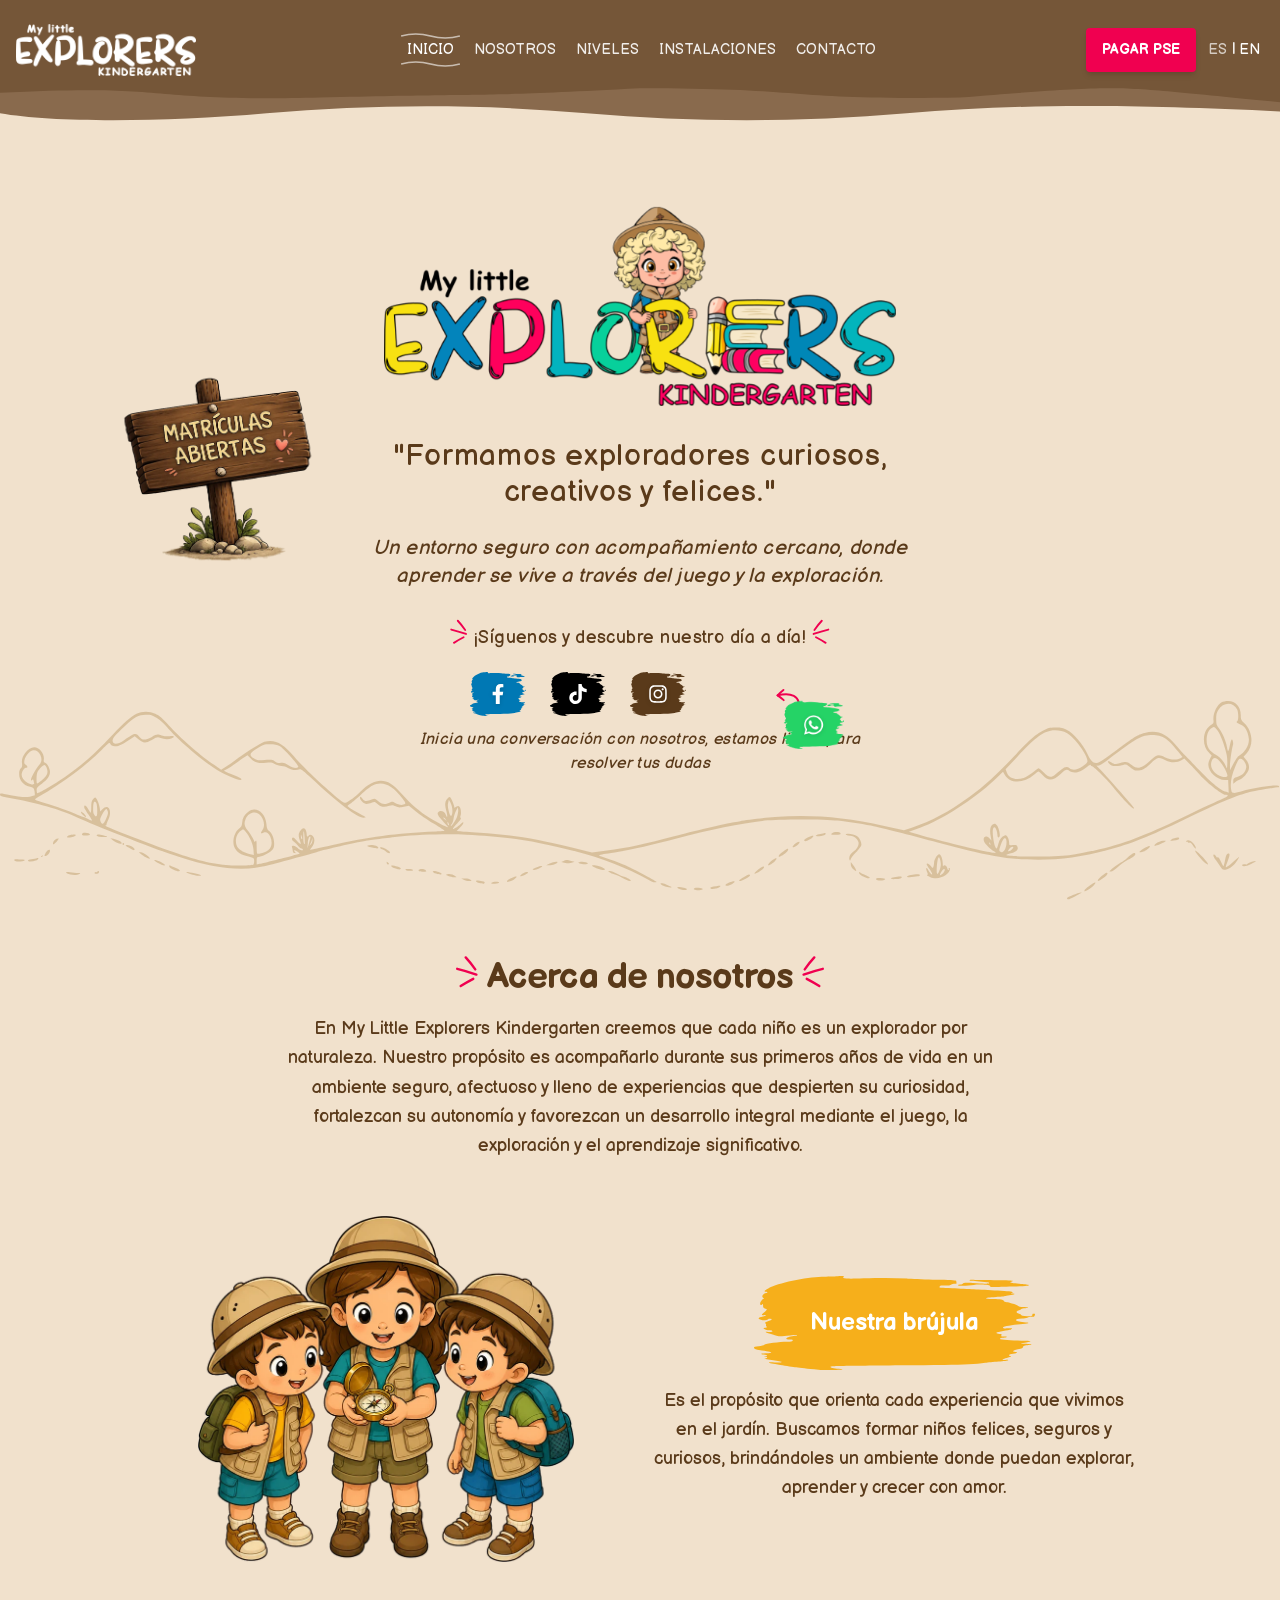
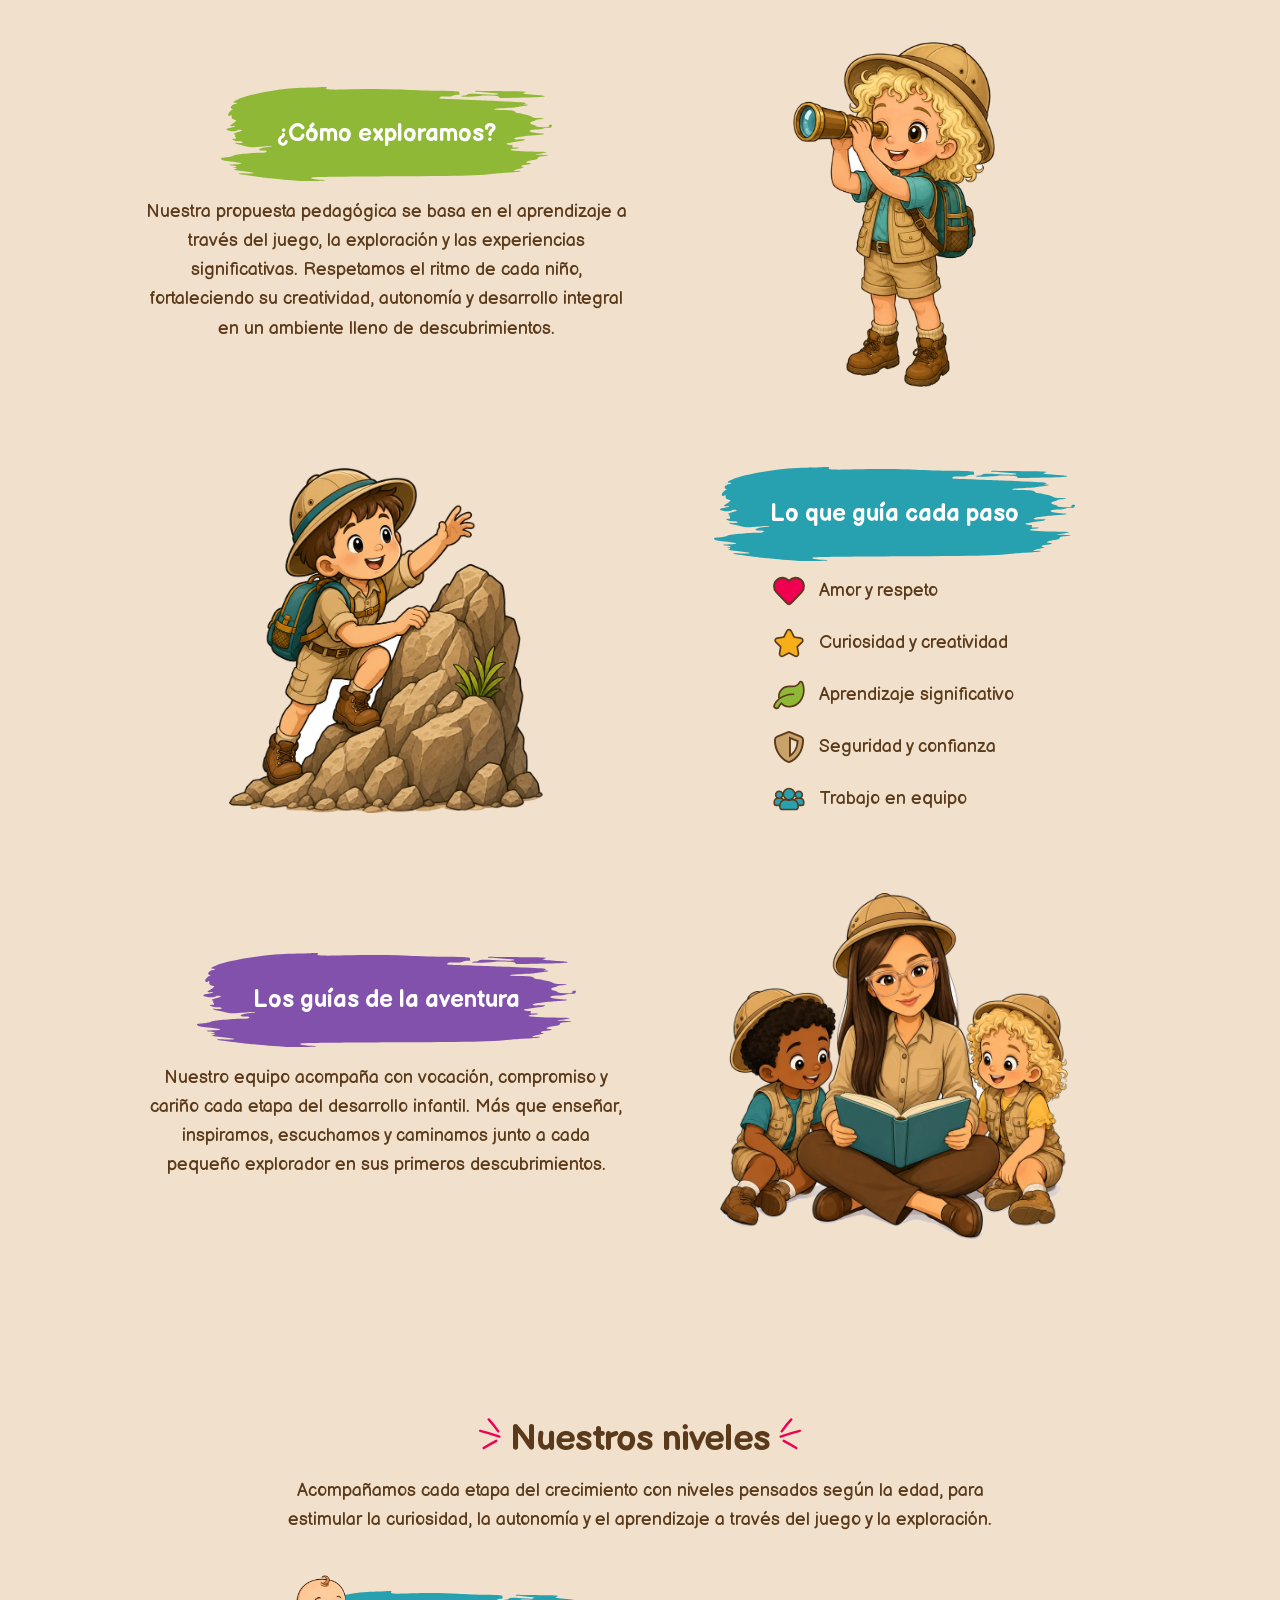
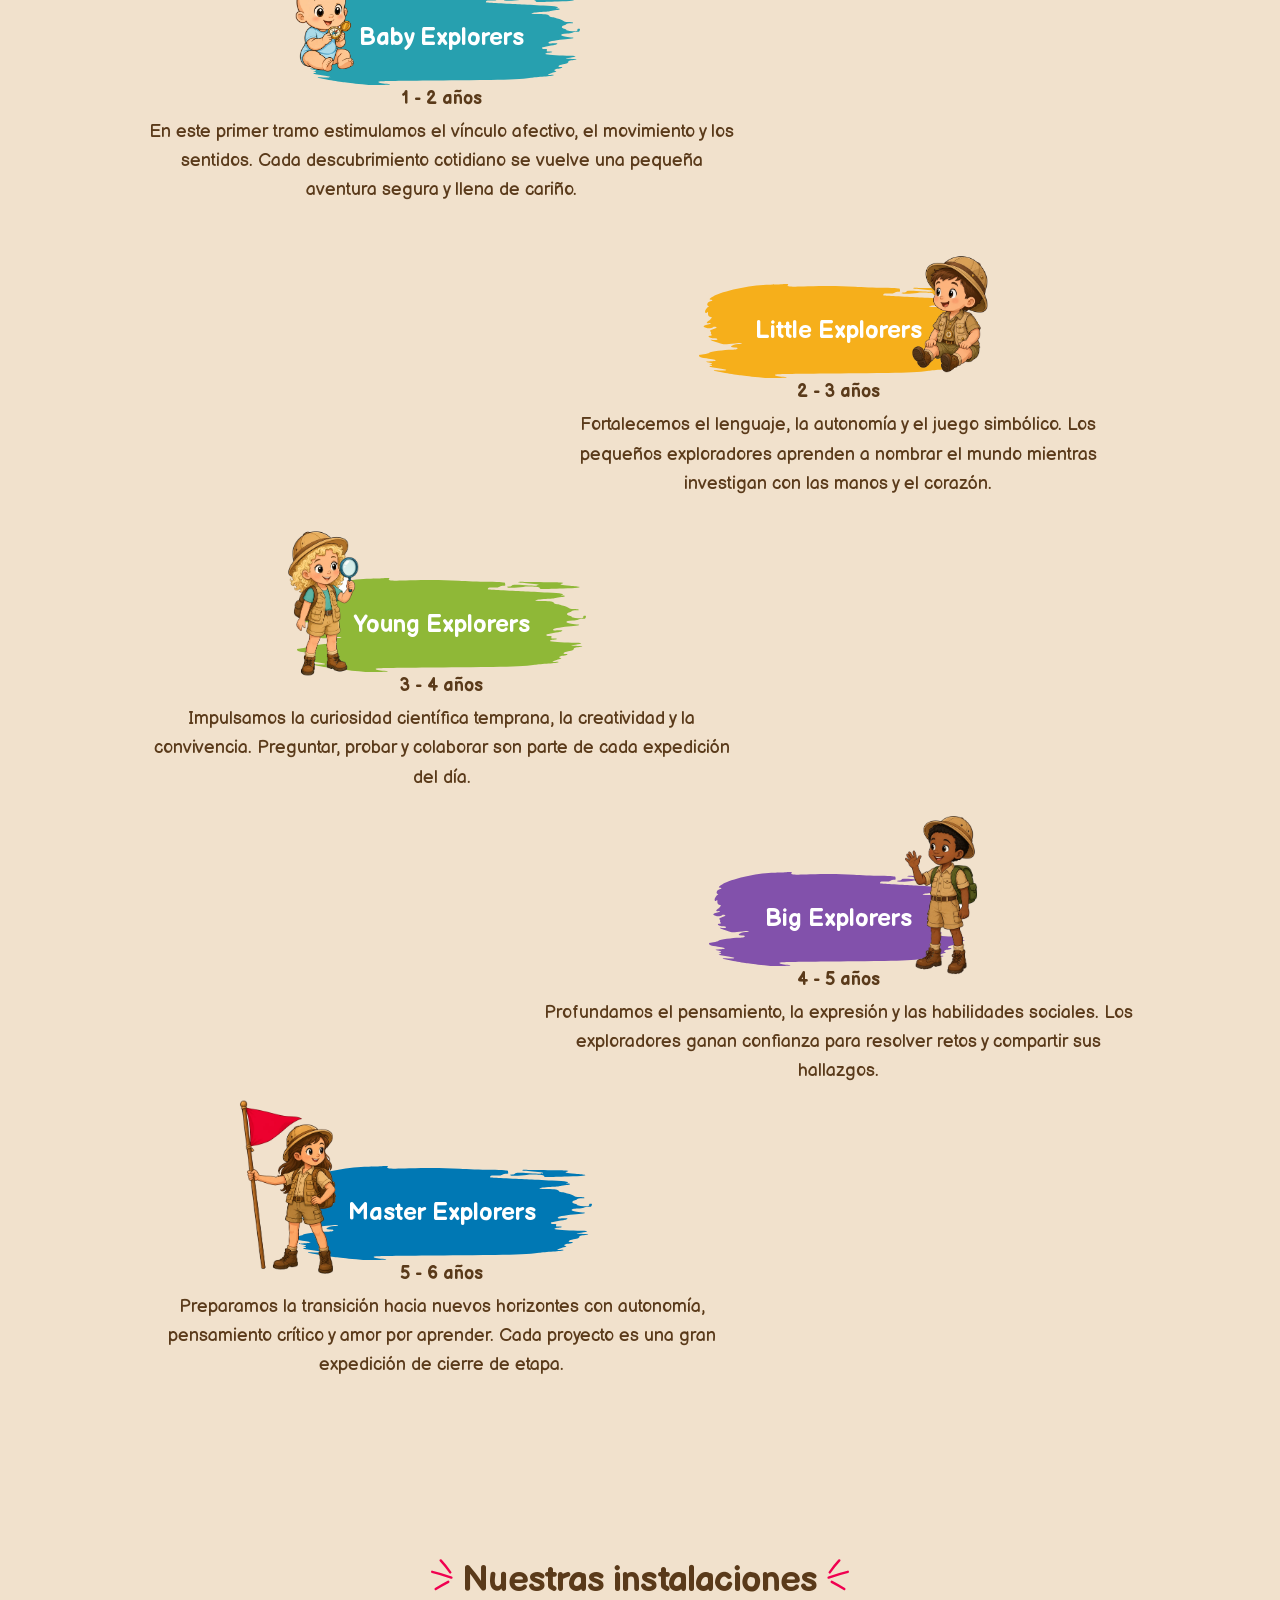
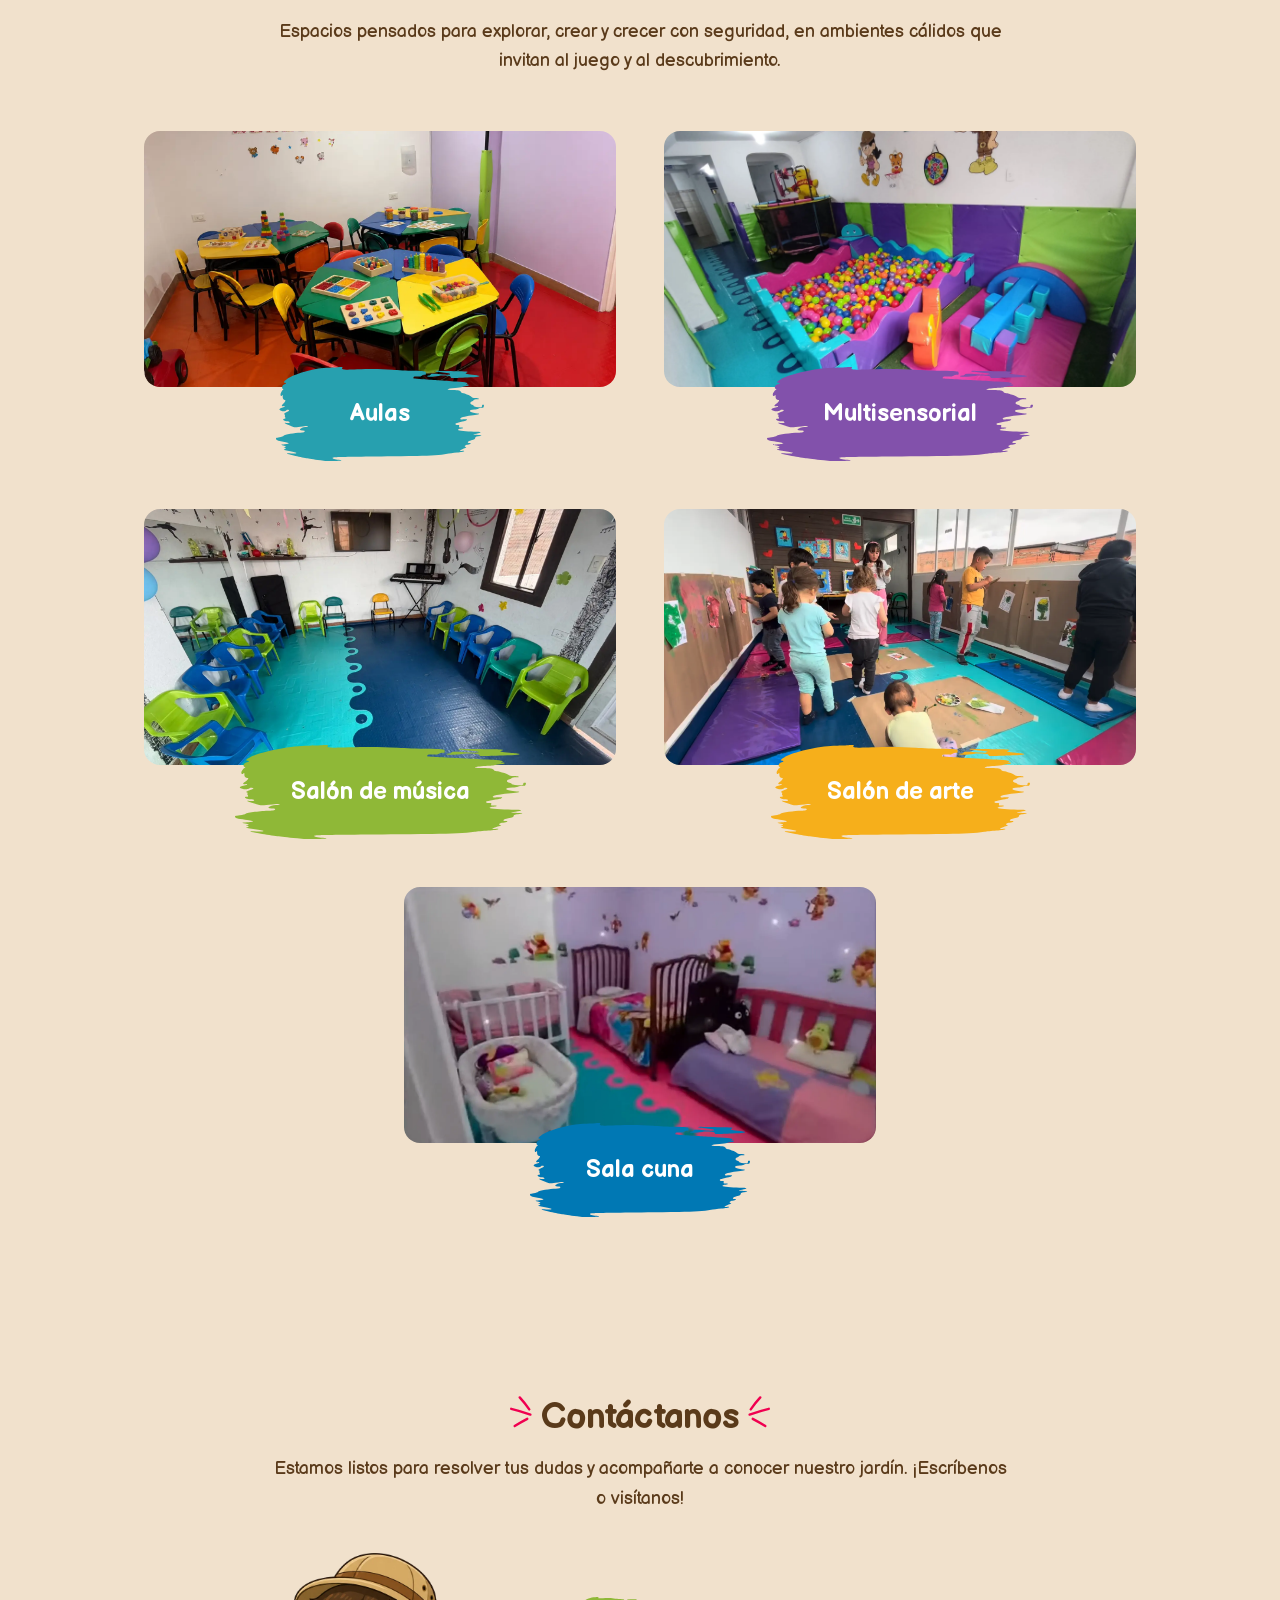
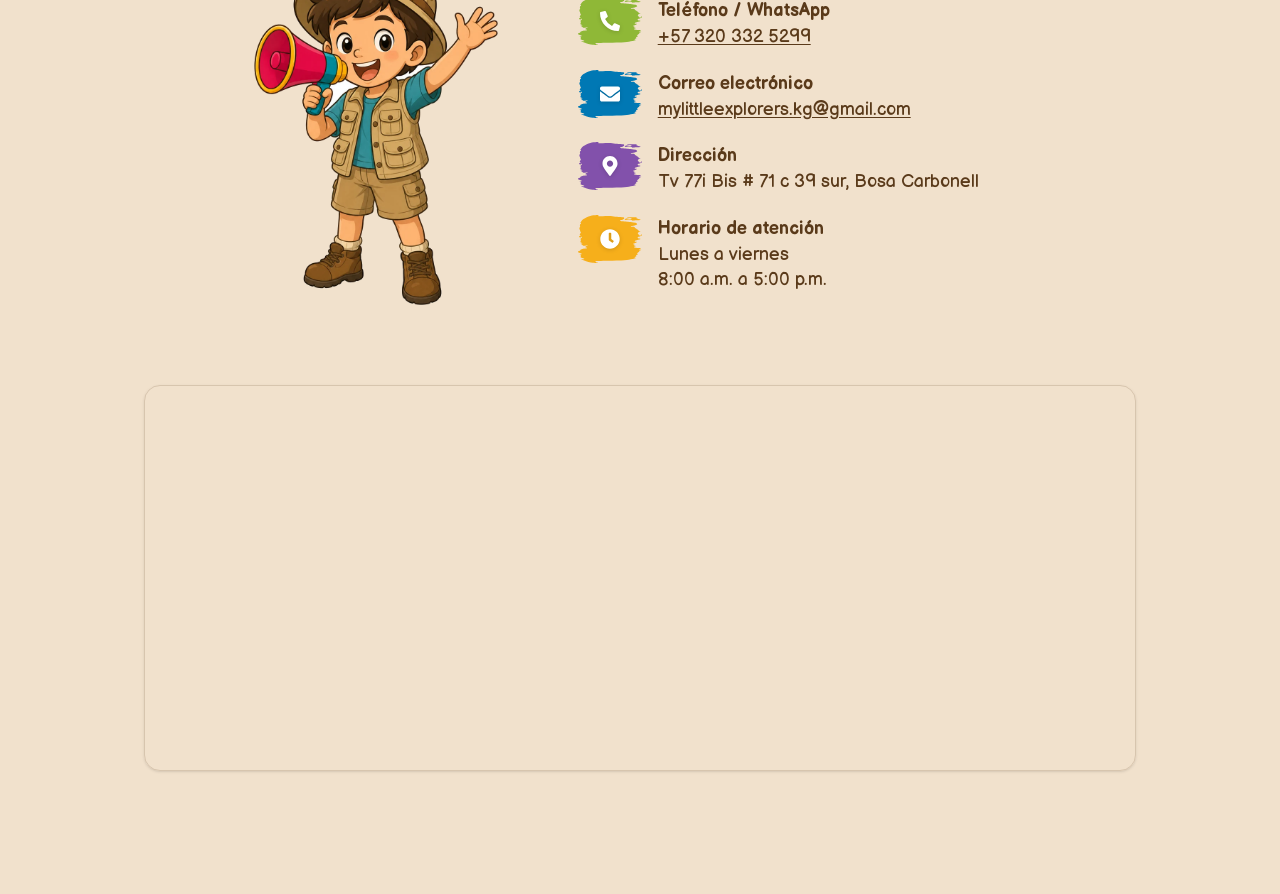
<file: index.html>
<!DOCTYPE html><!--uZ9GzxajvLNK6cp97I_E4--><html lang="es"><head><meta charSet="utf-8"/><meta name="viewport" content="width=device-width, initial-scale=1, viewport-fit=cover"/><link rel="preload" href="/_next/static/media/23c67fdc37a0be90-s.p.f23a2ffc.woff2" as="font" crossorigin="" type="font/woff2"/><link rel="preload" href="/_next/static/media/d467006c6ab94bef-s.p.2dcc21f4.woff2" as="font" crossorigin="" type="font/woff2"/><link rel="preload" as="image" href="/images/logo-white.webp"/><link rel="preload" as="image" href="/images/logo.webp"/><link rel="preload" as="image" href="/images/open-registrations.webp"/><link rel="preload" as="image" href="/images/about/compass.webp"/><link rel="preload" as="image" href="/images/about/explore.webp"/><link rel="preload" as="image" href="/images/about/values.webp"/><link rel="preload" as="image" href="/images/about/team.webp"/><link rel="preload" as="image" href="/images/levels/baby-explorers.webp"/><link rel="preload" as="image" href="/images/levels/little-explorers.webp"/><link rel="preload" as="image" href="/images/levels/young-explorers.webp"/><link rel="stylesheet" href="/_next/static/chunks/d91406f51fdc5056.css" data-precedence="next"/><link rel="preload" as="script" fetchPriority="low" href="/_next/static/chunks/e060632d69e31f4e.js"/><script src="/_next/static/chunks/c88b5ee29e234c33.js" async=""></script><script src="/_next/static/chunks/80a5431d4e78c469.js" async=""></script><script src="/_next/static/chunks/803af64ae7e3251d.js" async=""></script><script src="/_next/static/chunks/turbopack-c8decf0068a0c889.js" async=""></script><script src="/_next/static/chunks/72a8df05664ba2ac.js" async=""></script><script src="/_next/static/chunks/ef82211496aa8624.js" async=""></script><script src="/_next/static/chunks/221e0744b683f94b.js" async=""></script><script src="/_next/static/chunks/54acdc74ad0965ad.js" async=""></script><script src="/_next/static/chunks/9406d52ee4d20d0c.js" async=""></script><script src="/_next/static/chunks/c68965ccfb8de2c8.js" async=""></script><script src="/_next/static/chunks/3ac2e61271c515dd.js" async=""></script><link rel="preload" as="image" href="/images/levels/big-explorers.webp"/><link rel="preload" as="image" href="/images/levels/master-explorers.webp"/><link rel="preload" as="image" href="/images/facilities/classrooms.webp"/><link rel="preload" as="image" href="/images/facilities/multisensory.webp"/><link rel="preload" as="image" href="/images/facilities/music.webp"/><link rel="preload" as="image" href="/images/facilities/art.webp"/><link rel="preload" as="image" href="/images/facilities/nursery.webp"/><link rel="preload" as="image" href="/images/contact/signpost.webp"/><meta name="next-size-adjust" content=""/><meta name="theme-color" content="#5A3A1A"/><title>My Little Explorers Kindergarten</title><meta name="description" content="Formamos exploradores curiosos, creativos y felices. Jardín infantil en Bosa, Bogotá. Conoce nuestros niveles y escríbenos."/><meta name="author" content="My Little Explorers Kindergarten"/><meta name="keywords" content="jardín infantil,kindergarten,Bosa,Bogotá,educación inicial,preescolar"/><meta name="creator" content="My Little Explorers Kindergarten"/><meta name="robots" content="index, follow"/><meta property="og:title" content="My Little Explorers Kindergarten"/><meta property="og:description" content="Formamos exploradores curiosos, creativos y felices. Jardín infantil en Bosa."/><meta property="og:url" content="https://mylittleexplorerskindergarten.com"/><meta property="og:site_name" content="My Little Explorers Kindergarten"/><meta property="og:locale" content="es_CO"/><meta property="og:type" content="website"/><meta name="twitter:card" content="summary_large_image"/><meta name="twitter:title" content="My Little Explorers Kindergarten"/><meta name="twitter:description" content="Formamos exploradores curiosos, creativos y felices. Jardín infantil en Bosa."/><link rel="icon" href="/favicon.ico?favicon.d2ee3944.ico" sizes="28x32" type="image/x-icon"/><script src="/_next/static/chunks/a6dad97d9634a72d.js" noModule=""></script></head><body class="balsamiq_sans_4f98b61a-module__Xv82Va__variable font-[family-name:var(--font-balsamiq-sans)] antialiased"><div hidden=""><!--$--><!--/$--></div><div class="landing-page-bg flex w-full flex-col"><header class="pointer-events-none sticky top-0 z-50 w-full min-h-[var(--landing-header-height)] overflow-hidden bg-transparent"><svg aria-hidden="true" class="absolute inset-0 h-full w-full" fill="none" preserveAspectRatio="none" viewBox="0 0 1200 140" xmlns="http://www.w3.org/2000/svg"><path d="M0 0 H1200 V120 C1050 112 950 112 850 122 C750 132 650 132 550 122 C450 112 350 112 250 122 C150 132 50 132 0 122 L0 0 Z" fill="var(--landing-header-brown-2)"></path><path d="M0 0 H1200 V110 C1034 92 1066 90 900 105 C734 108 766 95 600 95 C434 105 466 100 300 105 C134 110 166 90 0 100 L0 0 Z" fill="var(--landing-header-brown-1)"></path></svg><div class="pointer-events-auto relative z-10 flex items-center justify-between gap-2 px-2 min-h-[100px] md:px-4"><span class="w-12 shrink-0 md:hidden" aria-hidden="true"></span><a aria-label="My Little Explorers Kindergarten - Inicio" href="/"><img src="/images/logo-white.webp" alt="My Little Explorers Logo" class="w-full h-auto max-w-45 object-contain cursor-pointer transition-transform hover:scale-105" width="265" height="80"/></a><nav aria-label="Abrir menú" class="hidden flex-1 items-center justify-center gap-2 md:flex"><a class="header-nav-link group relative rounded px-1.5 py-1 text-sm font-medium uppercase transition-colors focus-visible:outline focus-visible:ring-2 focus-visible:ring-white/80 focus-visible:ring-offset-2 focus-visible:ring-offset-[var(--landing-header-brown-2)] min-h-[36px] inline-flex items-center justify-center text-center is-active text-[var(--landing-header-text)]" href="/"><span class="header-nav-wave header-nav-wave-top pointer-events-none absolute left-0 right-0 top-0 flex h-2 items-center" aria-hidden="true"><svg viewBox="0 0 40 8" class="h-full w-full shrink-0" preserveAspectRatio="none" aria-hidden="true"><path d="M0 4 Q 10 0 20 4 Q 30 8 40 4" stroke="currentColor" fill="none" stroke-width="1.5"></path></svg></span><span class="header-nav-wave header-nav-wave-bottom pointer-events-none absolute bottom-0 left-0 right-0 flex h-2 items-center" aria-hidden="true"><svg viewBox="0 0 40 8" class="h-full w-full shrink-0" preserveAspectRatio="none" aria-hidden="true"><path d="M0 4 Q 10 0 20 4 Q 30 8 40 4" stroke="currentColor" fill="none" stroke-width="1.5"></path></svg></span>Inicio</a><a class="header-nav-link group relative rounded px-1.5 py-1 text-sm font-medium uppercase transition-colors focus-visible:outline focus-visible:ring-2 focus-visible:ring-white/80 focus-visible:ring-offset-2 focus-visible:ring-offset-[var(--landing-header-brown-2)] min-h-[36px] inline-flex items-center justify-center text-center text-[var(--landing-header-text-muted)]" href="/nosotros"><span class="header-nav-wave header-nav-wave-top pointer-events-none absolute left-0 right-0 top-0 flex h-2 items-center" aria-hidden="true"><svg viewBox="0 0 40 8" class="h-full w-full shrink-0" preserveAspectRatio="none" aria-hidden="true"><path d="M0 4 Q 10 0 20 4 Q 30 8 40 4" stroke="currentColor" fill="none" stroke-width="1.5"></path></svg></span><span class="header-nav-wave header-nav-wave-bottom pointer-events-none absolute bottom-0 left-0 right-0 flex h-2 items-center" aria-hidden="true"><svg viewBox="0 0 40 8" class="h-full w-full shrink-0" preserveAspectRatio="none" aria-hidden="true"><path d="M0 4 Q 10 0 20 4 Q 30 8 40 4" stroke="currentColor" fill="none" stroke-width="1.5"></path></svg></span>Nosotros</a><a class="header-nav-link group relative rounded px-1.5 py-1 text-sm font-medium uppercase transition-colors focus-visible:outline focus-visible:ring-2 focus-visible:ring-white/80 focus-visible:ring-offset-2 focus-visible:ring-offset-[var(--landing-header-brown-2)] min-h-[36px] inline-flex items-center justify-center text-center text-[var(--landing-header-text-muted)]" href="/niveles"><span class="header-nav-wave header-nav-wave-top pointer-events-none absolute left-0 right-0 top-0 flex h-2 items-center" aria-hidden="true"><svg viewBox="0 0 40 8" class="h-full w-full shrink-0" preserveAspectRatio="none" aria-hidden="true"><path d="M0 4 Q 10 0 20 4 Q 30 8 40 4" stroke="currentColor" fill="none" stroke-width="1.5"></path></svg></span><span class="header-nav-wave header-nav-wave-bottom pointer-events-none absolute bottom-0 left-0 right-0 flex h-2 items-center" aria-hidden="true"><svg viewBox="0 0 40 8" class="h-full w-full shrink-0" preserveAspectRatio="none" aria-hidden="true"><path d="M0 4 Q 10 0 20 4 Q 30 8 40 4" stroke="currentColor" fill="none" stroke-width="1.5"></path></svg></span>Niveles</a><a class="header-nav-link group relative rounded px-1.5 py-1 text-sm font-medium uppercase transition-colors focus-visible:outline focus-visible:ring-2 focus-visible:ring-white/80 focus-visible:ring-offset-2 focus-visible:ring-offset-[var(--landing-header-brown-2)] min-h-[36px] inline-flex items-center justify-center text-center text-[var(--landing-header-text-muted)]" href="/instalaciones"><span class="header-nav-wave header-nav-wave-top pointer-events-none absolute left-0 right-0 top-0 flex h-2 items-center" aria-hidden="true"><svg viewBox="0 0 40 8" class="h-full w-full shrink-0" preserveAspectRatio="none" aria-hidden="true"><path d="M0 4 Q 10 0 20 4 Q 30 8 40 4" stroke="currentColor" fill="none" stroke-width="1.5"></path></svg></span><span class="header-nav-wave header-nav-wave-bottom pointer-events-none absolute bottom-0 left-0 right-0 flex h-2 items-center" aria-hidden="true"><svg viewBox="0 0 40 8" class="h-full w-full shrink-0" preserveAspectRatio="none" aria-hidden="true"><path d="M0 4 Q 10 0 20 4 Q 30 8 40 4" stroke="currentColor" fill="none" stroke-width="1.5"></path></svg></span>Instalaciones</a><a class="header-nav-link group relative rounded px-1.5 py-1 text-sm font-medium uppercase transition-colors focus-visible:outline focus-visible:ring-2 focus-visible:ring-white/80 focus-visible:ring-offset-2 focus-visible:ring-offset-[var(--landing-header-brown-2)] min-h-[36px] inline-flex items-center justify-center text-center text-[var(--landing-header-text-muted)]" href="/contacto"><span class="header-nav-wave header-nav-wave-top pointer-events-none absolute left-0 right-0 top-0 flex h-2 items-center" aria-hidden="true"><svg viewBox="0 0 40 8" class="h-full w-full shrink-0" preserveAspectRatio="none" aria-hidden="true"><path d="M0 4 Q 10 0 20 4 Q 30 8 40 4" stroke="currentColor" fill="none" stroke-width="1.5"></path></svg></span><span class="header-nav-wave header-nav-wave-bottom pointer-events-none absolute bottom-0 left-0 right-0 flex h-2 items-center" aria-hidden="true"><svg viewBox="0 0 40 8" class="h-full w-full shrink-0" preserveAspectRatio="none" aria-hidden="true"><path d="M0 4 Q 10 0 20 4 Q 30 8 40 4" stroke="currentColor" fill="none" stroke-width="1.5"></path></svg></span>Contacto</a></nav><div class="hidden shrink-0 items-center gap-2 md:flex"><a href="https://www.mipagoamigo.com/MPA_WebSite/ServicePayments/StartPayment?searchedAgreementName=MY%20LITTLE%20EXPLORERS%20KINDERGARTEN%20SAS" target="_blank" rel="noopener noreferrer" class="inline-flex min-h-[44px] items-center justify-center rounded px-4 py-2 text-sm font-bold uppercase text-white shadow-md transition-transform hover:scale-[1.02] focus-visible:outline focus-visible:ring-2 focus-visible:ring-white focus-visible:ring-offset-2 focus-visible:ring-offset-[var(--landing-header-brown-2)]" id="header-pay-pse" style="background-color:#F00050">Pagar PSE</a><nav aria-label="Idioma" class="flex items-center gap-px"><span class="flex items-center"><button type="button" class="cursor-pointer text-sm uppercase transition-opacity min-h-[32px] min-w-0 inline-flex items-center justify-center rounded px-1 py-0.5 focus-visible:outline focus-visible:ring-2 focus-visible:ring-white/80 opacity-70" aria-current="true" style="color:var(--landing-header-text)">ES</button></span><span class="flex items-center"><span class="text-[var(--landing-header-text-muted)]" aria-hidden="true">|</span><button type="button" class="cursor-pointer text-sm uppercase transition-opacity min-h-[32px] min-w-0 inline-flex items-center justify-center rounded px-1 py-0.5 focus-visible:outline focus-visible:ring-2 focus-visible:ring-white/80 opacity-100 hover:opacity-90" style="color:var(--landing-header-text)">EN</button></span></nav></div><button type="button" class="flex h-12 w-12 shrink-0 cursor-pointer flex-col items-center justify-center gap-1.5 rounded text-[var(--landing-header-text)] focus-visible:outline focus-visible:ring-2 focus-visible:ring-white/80 focus-visible:ring-offset-2 focus-visible:ring-offset-[var(--landing-header-brown-2)] md:hidden" aria-expanded="false" aria-label="Abrir menú"><span class="block h-[3px] w-6 rounded-full bg-current transition-all duration-200" style="transform:none"></span><span class="block h-[3px] w-6 rounded-full bg-current transition-all duration-200" style="opacity:1"></span><span class="block h-[3px] w-6 rounded-full bg-current transition-all duration-200" style="transform:none"></span></button></div><div aria-hidden="true" class="fixed left-0 right-0 top-[105px] z-40 flex flex-col bg-[var(--landing-header-brown-2)] px-6 pt-8 pb-8 transition-transform duration-300 ease-out md:top-[80px] md:hidden" style="bottom:0;pointer-events:none;transform:translateX(100%)"><nav class="flex flex-1 flex-col items-center justify-center gap-4 text-center" aria-label="Abrir menú"><a class="header-nav-link group relative rounded px-1.5 py-1 text-sm font-medium uppercase transition-colors focus-visible:outline focus-visible:ring-2 focus-visible:ring-white/80 focus-visible:ring-offset-2 focus-visible:ring-offset-[var(--landing-header-brown-2)] min-h-[36px] inline-flex items-center justify-center text-center is-active text-[var(--landing-header-text)]" href="/"><span class="header-nav-wave header-nav-wave-top pointer-events-none absolute left-0 right-0 top-0 flex h-2 items-center" aria-hidden="true"><svg viewBox="0 0 40 8" class="h-full w-full shrink-0" preserveAspectRatio="none" aria-hidden="true"><path d="M0 4 Q 10 0 20 4 Q 30 8 40 4" stroke="currentColor" fill="none" stroke-width="1.5"></path></svg></span><span class="header-nav-wave header-nav-wave-bottom pointer-events-none absolute bottom-0 left-0 right-0 flex h-2 items-center" aria-hidden="true"><svg viewBox="0 0 40 8" class="h-full w-full shrink-0" preserveAspectRatio="none" aria-hidden="true"><path d="M0 4 Q 10 0 20 4 Q 30 8 40 4" stroke="currentColor" fill="none" stroke-width="1.5"></path></svg></span>Inicio</a><a class="header-nav-link group relative rounded px-1.5 py-1 text-sm font-medium uppercase transition-colors focus-visible:outline focus-visible:ring-2 focus-visible:ring-white/80 focus-visible:ring-offset-2 focus-visible:ring-offset-[var(--landing-header-brown-2)] min-h-[36px] inline-flex items-center justify-center text-center text-[var(--landing-header-text-muted)]" href="/nosotros"><span class="header-nav-wave header-nav-wave-top pointer-events-none absolute left-0 right-0 top-0 flex h-2 items-center" aria-hidden="true"><svg viewBox="0 0 40 8" class="h-full w-full shrink-0" preserveAspectRatio="none" aria-hidden="true"><path d="M0 4 Q 10 0 20 4 Q 30 8 40 4" stroke="currentColor" fill="none" stroke-width="1.5"></path></svg></span><span class="header-nav-wave header-nav-wave-bottom pointer-events-none absolute bottom-0 left-0 right-0 flex h-2 items-center" aria-hidden="true"><svg viewBox="0 0 40 8" class="h-full w-full shrink-0" preserveAspectRatio="none" aria-hidden="true"><path d="M0 4 Q 10 0 20 4 Q 30 8 40 4" stroke="currentColor" fill="none" stroke-width="1.5"></path></svg></span>Nosotros</a><a class="header-nav-link group relative rounded px-1.5 py-1 text-sm font-medium uppercase transition-colors focus-visible:outline focus-visible:ring-2 focus-visible:ring-white/80 focus-visible:ring-offset-2 focus-visible:ring-offset-[var(--landing-header-brown-2)] min-h-[36px] inline-flex items-center justify-center text-center text-[var(--landing-header-text-muted)]" href="/niveles"><span class="header-nav-wave header-nav-wave-top pointer-events-none absolute left-0 right-0 top-0 flex h-2 items-center" aria-hidden="true"><svg viewBox="0 0 40 8" class="h-full w-full shrink-0" preserveAspectRatio="none" aria-hidden="true"><path d="M0 4 Q 10 0 20 4 Q 30 8 40 4" stroke="currentColor" fill="none" stroke-width="1.5"></path></svg></span><span class="header-nav-wave header-nav-wave-bottom pointer-events-none absolute bottom-0 left-0 right-0 flex h-2 items-center" aria-hidden="true"><svg viewBox="0 0 40 8" class="h-full w-full shrink-0" preserveAspectRatio="none" aria-hidden="true"><path d="M0 4 Q 10 0 20 4 Q 30 8 40 4" stroke="currentColor" fill="none" stroke-width="1.5"></path></svg></span>Niveles</a><a class="header-nav-link group relative rounded px-1.5 py-1 text-sm font-medium uppercase transition-colors focus-visible:outline focus-visible:ring-2 focus-visible:ring-white/80 focus-visible:ring-offset-2 focus-visible:ring-offset-[var(--landing-header-brown-2)] min-h-[36px] inline-flex items-center justify-center text-center text-[var(--landing-header-text-muted)]" href="/instalaciones"><span class="header-nav-wave header-nav-wave-top pointer-events-none absolute left-0 right-0 top-0 flex h-2 items-center" aria-hidden="true"><svg viewBox="0 0 40 8" class="h-full w-full shrink-0" preserveAspectRatio="none" aria-hidden="true"><path d="M0 4 Q 10 0 20 4 Q 30 8 40 4" stroke="currentColor" fill="none" stroke-width="1.5"></path></svg></span><span class="header-nav-wave header-nav-wave-bottom pointer-events-none absolute bottom-0 left-0 right-0 flex h-2 items-center" aria-hidden="true"><svg viewBox="0 0 40 8" class="h-full w-full shrink-0" preserveAspectRatio="none" aria-hidden="true"><path d="M0 4 Q 10 0 20 4 Q 30 8 40 4" stroke="currentColor" fill="none" stroke-width="1.5"></path></svg></span>Instalaciones</a><a class="header-nav-link group relative rounded px-1.5 py-1 text-sm font-medium uppercase transition-colors focus-visible:outline focus-visible:ring-2 focus-visible:ring-white/80 focus-visible:ring-offset-2 focus-visible:ring-offset-[var(--landing-header-brown-2)] min-h-[36px] inline-flex items-center justify-center text-center text-[var(--landing-header-text-muted)]" href="/contacto"><span class="header-nav-wave header-nav-wave-top pointer-events-none absolute left-0 right-0 top-0 flex h-2 items-center" aria-hidden="true"><svg viewBox="0 0 40 8" class="h-full w-full shrink-0" preserveAspectRatio="none" aria-hidden="true"><path d="M0 4 Q 10 0 20 4 Q 30 8 40 4" stroke="currentColor" fill="none" stroke-width="1.5"></path></svg></span><span class="header-nav-wave header-nav-wave-bottom pointer-events-none absolute bottom-0 left-0 right-0 flex h-2 items-center" aria-hidden="true"><svg viewBox="0 0 40 8" class="h-full w-full shrink-0" preserveAspectRatio="none" aria-hidden="true"><path d="M0 4 Q 10 0 20 4 Q 30 8 40 4" stroke="currentColor" fill="none" stroke-width="1.5"></path></svg></span>Contacto</a></nav><div class="flex flex-col items-center gap-4 border-t border-white/20 pt-6 text-center"><a href="https://www.mipagoamigo.com/MPA_WebSite/ServicePayments/StartPayment?searchedAgreementName=MY%20LITTLE%20EXPLORERS%20KINDERGARTEN%20SAS" target="_blank" rel="noopener noreferrer" class="inline-flex min-h-[48px] items-center justify-center rounded px-6 py-3 text-sm font-bold uppercase text-white shadow-md" style="background-color:#F00050">Pagar PSE</a><nav aria-label="Idioma" class="flex items-center gap-px"><span class="flex items-center"><button type="button" class="cursor-pointer text-sm uppercase transition-opacity min-h-[32px] min-w-0 inline-flex items-center justify-center rounded px-1 py-0.5 focus-visible:outline focus-visible:ring-2 focus-visible:ring-white/80 opacity-70" aria-current="true" style="color:var(--landing-header-text)">ES</button></span><span class="flex items-center"><span class="text-[var(--landing-header-text-muted)]" aria-hidden="true">|</span><button type="button" class="cursor-pointer text-sm uppercase transition-opacity min-h-[32px] min-w-0 inline-flex items-center justify-center rounded px-1 py-0.5 focus-visible:outline focus-visible:ring-2 focus-visible:ring-white/80 opacity-100 hover:opacity-90" style="color:var(--landing-header-text)">EN</button></span></nav></div></div></header><main class="flex flex-1 flex-col"><div aria-hidden="true" class="pointer-events-none fixed inset-x-0 bottom-0 z-0 h-[var(--landing-mountains-clearance)] bg-[length:100%_auto] bg-bottom bg-no-repeat" style="background-image:url(&#x27;/images/mountains.svg&#x27;)"></div><section id="landing-home" class="relative z-10 flex w-full flex-col min-h-[calc(100dvh-var(--landing-header-height))] scroll-mt-[var(--landing-header-height)] pb-[var(--landing-section-bottom-padding)]"><div class="mx-auto flex w-full max-w-[var(--landing-section-max-width)] min-h-0 flex-1 flex-col px-4 items-center justify-center pt-5 text-center"><div class="relative mx-auto flex w-full max-w-lg flex-col items-center lg:max-w-xl"><div class="reveal-on-scroll reveal-on-scroll--from-up"><img class="h-auto w-full max-w-[min(22rem,85vw)] object-contain sm:max-w-[24rem] md:max-w-[28rem] lg:max-w-[32rem]" src="/images/logo.webp" alt="My Little Explorers Kindergarten" width="658" height="256"/></div><div class="reveal-on-scroll reveal-on-scroll--from-up mt-6 lg:absolute lg:left-0 lg:top-20 lg:mt-20"><img class="h-auto w-40 object-contain sm:w-44 md:w-48 lg:w-48 lg:-translate-x-[calc(100%+1.25rem)] xl:w-52 xl:-translate-x-[calc(100%+2rem)]" src="/images/open-registrations.webp" alt="Matrículas abiertas" width="1024" height="1536"/></div><div class="reveal-on-scroll reveal-on-scroll--from-up"><p class="mt-3 max-w-lg text-xl tracking-wide text-[var(--landing-header-brown-3)] sm:text-2xl md:text-3xl lg:mt-8">&quot;Formamos exploradores curiosos, creativos y felices.&quot;</p></div><div class="reveal-on-scroll reveal-on-scroll--from-up"><p class="mt-6 max-w-2xl text-base italic tracking-wide text-[var(--landing-header-brown-3)] sm:text-lg md:text-xl">Un entorno seguro con acompañamiento cercano, donde aprender se vive a través del juego y la exploración.</p></div><div class="mt-8 flex w-full flex-col items-center"><div class="reveal-on-scroll reveal-on-scroll--from-up"><p class="flex max-w-md items-start justify-center gap-1 text-base font-medium tracking-wide text-[var(--landing-header-brown-3)] sm:text-lg"><svg aria-hidden="true" viewBox="0 0 26 36" fill="none" xmlns="http://www.w3.org/2000/svg" class="-mt-1.5 h-8 w-5 shrink-0 self-start sm:-mt-2 sm:h-9 sm:w-[1.35rem] rotate-[12deg] text-[var(--landing-palette-fuchsia)]"><path d="M20 14Q14 8.5 9 5" stroke="currentColor" stroke-width="2.25" stroke-linecap="round"></path><path d="M22 18.5Q12 17.2 3.5 17" stroke="currentColor" stroke-width="2.25" stroke-linecap="round"></path><path d="M20 23Q14.5 27.5 10 32" stroke="currentColor" stroke-width="2.25" stroke-linecap="round"></path></svg><span class="pt-0.5">¡Síguenos y descubre nuestro día a día!</span><svg aria-hidden="true" viewBox="0 0 26 36" fill="none" xmlns="http://www.w3.org/2000/svg" class="-mt-1.5 h-8 w-5 shrink-0 self-start sm:-mt-2 sm:h-9 sm:w-[1.35rem] -rotate-[12deg] -scale-x-100 text-[var(--landing-palette-fuchsia)]"><path d="M20 14Q14 8.5 9 5" stroke="currentColor" stroke-width="2.25" stroke-linecap="round"></path><path d="M22 18.5Q12 17.2 3.5 17" stroke="currentColor" stroke-width="2.25" stroke-linecap="round"></path><path d="M20 23Q14.5 27.5 10 32" stroke="currentColor" stroke-width="2.25" stroke-linecap="round"></path></svg></p></div><nav aria-label="Redes sociales" class="mt-5 flex flex-wrap items-center justify-center gap-2.5 sm:gap-6"><div class="reveal-on-scroll reveal-on-scroll--from-up"><a href="https://www.facebook.com/mylittleexplorerskindergarten" target="_blank" rel="noopener noreferrer" aria-label="Facebook" class="relative inline-flex h-11 w-14 shrink-0 items-center justify-center transition-transform hover:scale-110 focus-visible:outline focus-visible:ring-2 focus-visible:ring-[var(--home-social-blob-color)] focus-visible:ring-offset-2 focus-visible:ring-offset-[var(--landing-bg)]" style="--home-social-blob-color:#0078B4"><svg aria-hidden="true" class="pointer-events-none absolute inset-0 h-full w-full overflow-visible" preserveAspectRatio="none" viewBox="0 0 684.71313 153.52399"><g transform="translate(-48.209526,-79.694601)"><path d="m 205.05607,232.74304 c -28.5013,-1.5452 -43.39858,-2.60146 -54,-3.82875 -6.875,-0.79589 -24.425,-2.61293 -39,-4.03787 -30.070694,-2.93989 -37.204174,-5.02077 -13.391218,-3.90631 15.461918,0.72364 23.135948,-0.72029 10.654718,-2.00477 -3.16992,-0.32623 -9.588498,-1.02239 -14.263498,-1.54704 -4.675,-0.52465 -11.65,-1.27202 -15.5,-1.66082 -7,-0.70692 -7,-0.70692 -2.659984,-1.60326 4.951163,-1.02255 4.801911,-1.74014 -0.578973,-2.78365 -3.761043,-0.72938 -3.761043,-0.72938 -0.17771,-0.84438 7.133351,-0.22893 4.896329,-1.63822 -4.240852,-2.67168 -9.342481,-1.05667 -9.342481,-1.05667 4.975817,-1.8817 21.209902,-1.22212 18.491502,-2.10928 -16.663259,-5.43809 -6.265662,-0.5933 -9.870706,-1.41063 -10.940476,-2.4804 -2.330768,-2.33076 -1.651695,-2.55694 10.644351,-3.54536 6.701604,-0.5387 12.082322,-1.48447 13.415569,-2.35805 2.696745,-1.76697 37.603895,-4.93922 54.725515,-4.97328 11.20988,-0.0223 15.66052,-0.88868 14.46899,-2.81661 -0.32286,-0.52241 -3.97297,-0.94983 -8.11134,-0.94983 -14.39152,0 -6.28067,-4.47299 10.21318,-5.63239 5.2399,-0.36833 9.16756,-0.9806 8.72813,-1.3606 -0.43943,-0.37999 -8.22396,-0.11466 -17.29896,0.58963 -21.87704,1.69783 -30.18557,1.69439 -34.72976,-0.0144 -2.073628,-0.77972 -8.270238,-2.17817 -13.770238,-3.10764 -11.646512,-1.9682 -14.929648,-3.71961 -5.284211,-2.81891 7.547395,0.70479 13.692291,-0.31097 10.284211,-1.69999 -1.1,-0.44832 -3.837448,-0.84676 -6.083219,-0.88541 -5.838294,-0.1005 -15.467052,-2.17993 -14.834364,-3.20364 0.294589,-0.47666 2.084059,-0.86665 3.9766,-0.86665 2.391985,0 3.440983,-0.45728 3.440983,-1.5 0,-0.825 -0.480324,-1.5 -1.067388,-1.5 -0.612312,0 -0.796754,-0.85269 -0.432612,-2 0.450475,-1.41932 0.1797,-2 -0.932612,-2 -0.862064,0 -1.567388,-0.43266 -1.567388,-0.96146 0,-0.92266 1.801863,-1.52649 12.23758,-4.10096 2.605669,-0.64282 4.491611,-1.56674 4.190983,-2.05317 -0.65978,-1.06754 -7.793239,-1.1864 -8.832476,-0.14716 -0.405485,0.40548 -1.267985,0.76535 -1.916666,0.79971 -0.648682,0.0344 -2.793694,0.41394 -4.766694,0.84351 -3.8275,0.83336 -14.660751,-0.72849 -16.279272,-2.34702 -1.326114,-1.32611 3.295028,-2.95212 10.542973,-3.70968 3.237098,-0.33834 6.167123,-1.07063 6.511166,-1.6273 0.409252,-0.66219 -1.181721,-0.79809 -4.601438,-0.39308 -6.403287,0.75837 -6.509282,-0.81876 -0.25921,-3.85688 6.434733,-3.12788 9.493813,-6.44651 5.942329,-6.44651 -4.993798,0 -7.986428,-2.06708 -7.526771,-5.19893 0.428728,-2.92111 -0.94961,-3.69396 -2.975287,-1.66829 -1.584633,1.58464 -4.267217,0.31948 -4.267217,-2.0125 0,-2.14211 4.714068,-6.56058 8.244604,-7.72761 2.255396,-0.74553 2.255396,-0.74553 -0.244604,-1.3601 -6.441346,-1.58344 -0.192244,-8.03257 7.783433,-8.03257 1.219112,0 2.216567,-0.45 2.216567,-1 0,-0.55 -1.575,-1 -3.5,-1 -4.189038,0 -4.560357,-1.40548 -0.75,-2.83881 1.5125,-0.56896 5.45,-2.14748 8.75,-3.507826 17.857208,-7.36123 90.286088,-17.731671 127.499998,-18.255581 12.925,-0.18196 30.7,-0.55947 39.5,-0.83891 15.62645,-0.49622 15.94463,-0.46557 13.62833,1.3126 -3.66313,2.81211 7.16111,3.30666 49.46107,2.25983 44.07303,-1.09072 76.67835,-0.9219 115.9106,0.60014 16.5,0.64013 47.8875,1.48238 69.75,1.87167 30.97383,0.55153 39.75,0.9866 39.75,1.97056 0,0.69451 0.27314,1.97456 0.60699,2.844541 0.50447,1.31463 -0.25215,1.58179 -4.47976,1.58179 -2.79772,0 -6.78336,0.66372 -8.85699,1.47494 -2.07363,0.81121 -6.24524,1.47933 -9.27024,1.4847 -3.025,0.005 -8.26101,0.008 -11.63557,0.006 -4.56887,-0.003 -6.28445,0.38388 -6.71862,1.51529 -0.73249,1.90885 -4.76813,1.56172 30.35419,2.61092 16.775,0.501116 40.625,1.316676 53,1.812346 12.375,0.49568 38.3625,1.48026 57.75,2.18796 33.44549,1.22085 43.52797,2.52131 32.5,4.19191 -1.5125,0.22912 -0.1625,0.48401 3,0.56642 8.78709,0.22897 6.84261,1.8953 -3,2.57087 -4.8125,0.33031 -10.775,1.01992 -13.25,1.53246 -2.475,0.51255 -12.825,1.20829 -23,1.5461 -29.66588,0.9849 -33.94964,3.11766 -7,3.4851 17.66046,0.24079 24.9465,1.16831 26.15607,3.3297 0.72774,1.3004 2.37167,1.6856 7.19362,1.6856 3.43767,0 6.73826,0.48795 7.33465,1.08434 0.59639,0.59639 3.94889,1.33373 7.45,1.63854 3.7039,0.32246 8.33794,1.54162 11.08242,2.91566 3.89584,1.95047 6.33243,2.37369 14,2.43175 5.10578,0.0386 10.18324,0.45702 11.28324,0.92971 1.35087,0.58049 -0.59651,0.88424 -6,0.93588 -4.91975,0.047 -9.0751,0.63722 -10.79224,1.53289 -1.53573,0.80105 -4.31706,1.74251 -6.18073,2.09214 -6.68225,1.2536 -5.79936,4.51433 1.40989,5.20705 2.77894,0.26702 4.88854,0.95212 4.77199,1.54973 -0.30787,1.57852 4.64398,2.43234 14.79109,2.55034 10.40851,0.12104 13.84191,-0.53465 13.08794,-2.49945 -0.3822,-0.996 0.41911,-1.36858 2.94344,-1.36858 3.79369,0 3.96122,0.21105 2.43344,3.06574 -0.85187,1.59173 -2.13574,1.93618 -7.25,1.94508 -3.41815,0.006 -8.23982,0.61768 -10.71482,1.35939 -2.475,0.7417 -8.10701,1.40986 -12.51558,1.48479 -22.33735,0.37964 -18.82122,4.97966 4.51558,5.90754 15.82774,0.62933 14.24349,2.08409 -3,2.75479 -13.98588,0.54399 -42.92979,3.41782 -45.75,4.54251 -5.6274,2.24417 -2.22595,3.21806 9.44128,2.70319 10.08888,-0.44522 11.43328,-0.32728 9.80887,0.86052 -1.03533,0.75705 -2.3589,1.3786 -2.94128,1.38124 -2.9786,0.0135 -33.84912,3.95213 -34.2693,4.3723 -1.46458,1.46459 1.54047,2.62291 6.80463,2.62291 5.66629,0 5.92067,0.1037 4.9058,2 -1.02748,1.91987 -0.75845,2.00061 6.71482,2.01531 5.39571,0.0106 7.32479,0.31284 6.28518,0.98469 -0.825,0.53316 -3.975,0.98241 -7,0.99834 -6.72506,0.0354 -10.20388,0.88776 -9.70985,2.37898 0.45563,1.37533 34.83497,2.90767 58.45985,2.60566 20.13707,-0.25743 21.30741,1.20168 2.5,3.11685 -13.75,1.39985 -13.75,1.39985 0.42061,1.89985 12.68293,0.44751 21.72057,2 11.64275,2 -8.61883,0 -16.31336,1.25804 -16.31336,2.66721 0,1.84697 -2.84117,2.77072 -13.06373,4.24743 -11.79093,1.70328 -15.33164,4.4249 -5.90358,4.53789 8.05554,0.0965 3.1386,2.43694 -5.53269,2.6335 -8.87232,0.2011 -13.32355,2.73689 -7,3.98777 2.98027,0.58953 2.97369,0.59819 -1,1.3169 -17.65198,3.19265 -24.06191,5.99583 -11.5,5.02916 5.62284,-0.43269 8.16151,-0.31832 7.5,0.33788 -0.55,0.54559 -11.125,1.51793 -23.5,2.16076 -12.375,0.64283 -26.775,1.58304 -32,2.08937 -23.36551,2.26422 -52.16947,3.28863 -100,3.55649 -295.62209,1.65557 -277,1.397 -277,3.84609 0,1.26925 12.05794,2.54871 24.5,2.59969 3.59831,0.0147 4.57949,0.29224 3.5,0.98986 -1.35592,0.87626 -43.50965,1.11745 -58,0.33185 z m 423.25,-135.085336 c -3.49089,-0.23341 -5.25,-0.7912 -5.25,-1.66469 0,-1.84443 -27.64151,-3.05498 -39,-1.708 -14.41571,1.70953 -42.39807,1.80124 -38.5,0.12618 1.1,-0.47269 3.81237,-0.89106 6.02749,-0.92971 2.21513,-0.0387 5.02155,-0.76655 6.23651,-1.61754 1.96793,-1.37839 5.49018,-1.41683 32.27469,-0.35219 21.11698,0.83937 30.38016,0.88059 31.12226,0.13849 0.74209,-0.74209 -0.83604,-1.21529 -5.30219,-1.589831 -15.29037,-1.2823 -35.68016,-2.67744 -39.35876,-2.69306 -3.18713,-0.0135 -3.64609,-0.22315 -2.25844,-1.03154 0.98896,-0.57612 4.01397,-0.74245 7,-0.38488 2.89214,0.34632 26.30234,0.62417 52.02266,0.61745 43.1613,-0.0113 51.87312,0.46886 42.0261,2.31617 -6.7453,1.26542 -1.46258,2.216761 19.20968,3.459371 11,0.66121 20.8608,1.45043 21.91289,1.75382 5.37866,1.55106 -4.05246,2.23435 -38.45976,2.78647 -20.59922,0.33054 -39.02813,0.71878 -40.95313,0.86275 -1.925,0.14398 -5.8625,0.10381 -8.75,-0.0893 z" fill="#0078B4"></path></g></svg><svg stroke="currentColor" fill="currentColor" stroke-width="0" viewBox="0 0 320 512" class="relative z-10 h-5 w-5 text-white drop-shadow-sm" aria-hidden="true" height="1em" width="1em" xmlns="http://www.w3.org/2000/svg"><path d="M279.14 288l14.22-92.66h-88.91v-60.13c0-25.35 12.42-50.06 52.24-50.06h40.42V6.26S260.43 0 225.36 0c-73.22 0-121.08 44.38-121.08 124.72v70.62H22.89V288h81.39v224h100.17V288z"></path></svg></a></div><div class="reveal-on-scroll reveal-on-scroll--from-up"><a href="https://www.tiktok.com/@my.little.explorers.kg" target="_blank" rel="noopener noreferrer" aria-label="TikTok" class="relative inline-flex h-11 w-14 shrink-0 items-center justify-center transition-transform hover:scale-110 focus-visible:outline focus-visible:ring-2 focus-visible:ring-[var(--home-social-blob-color)] focus-visible:ring-offset-2 focus-visible:ring-offset-[var(--landing-bg)]" style="--home-social-blob-color:#000000"><svg aria-hidden="true" class="pointer-events-none absolute inset-0 h-full w-full overflow-visible" preserveAspectRatio="none" viewBox="0 0 684.71313 153.52399"><g transform="translate(-48.209526,-79.694601)"><path d="m 205.05607,232.74304 c -28.5013,-1.5452 -43.39858,-2.60146 -54,-3.82875 -6.875,-0.79589 -24.425,-2.61293 -39,-4.03787 -30.070694,-2.93989 -37.204174,-5.02077 -13.391218,-3.90631 15.461918,0.72364 23.135948,-0.72029 10.654718,-2.00477 -3.16992,-0.32623 -9.588498,-1.02239 -14.263498,-1.54704 -4.675,-0.52465 -11.65,-1.27202 -15.5,-1.66082 -7,-0.70692 -7,-0.70692 -2.659984,-1.60326 4.951163,-1.02255 4.801911,-1.74014 -0.578973,-2.78365 -3.761043,-0.72938 -3.761043,-0.72938 -0.17771,-0.84438 7.133351,-0.22893 4.896329,-1.63822 -4.240852,-2.67168 -9.342481,-1.05667 -9.342481,-1.05667 4.975817,-1.8817 21.209902,-1.22212 18.491502,-2.10928 -16.663259,-5.43809 -6.265662,-0.5933 -9.870706,-1.41063 -10.940476,-2.4804 -2.330768,-2.33076 -1.651695,-2.55694 10.644351,-3.54536 6.701604,-0.5387 12.082322,-1.48447 13.415569,-2.35805 2.696745,-1.76697 37.603895,-4.93922 54.725515,-4.97328 11.20988,-0.0223 15.66052,-0.88868 14.46899,-2.81661 -0.32286,-0.52241 -3.97297,-0.94983 -8.11134,-0.94983 -14.39152,0 -6.28067,-4.47299 10.21318,-5.63239 5.2399,-0.36833 9.16756,-0.9806 8.72813,-1.3606 -0.43943,-0.37999 -8.22396,-0.11466 -17.29896,0.58963 -21.87704,1.69783 -30.18557,1.69439 -34.72976,-0.0144 -2.073628,-0.77972 -8.270238,-2.17817 -13.770238,-3.10764 -11.646512,-1.9682 -14.929648,-3.71961 -5.284211,-2.81891 7.547395,0.70479 13.692291,-0.31097 10.284211,-1.69999 -1.1,-0.44832 -3.837448,-0.84676 -6.083219,-0.88541 -5.838294,-0.1005 -15.467052,-2.17993 -14.834364,-3.20364 0.294589,-0.47666 2.084059,-0.86665 3.9766,-0.86665 2.391985,0 3.440983,-0.45728 3.440983,-1.5 0,-0.825 -0.480324,-1.5 -1.067388,-1.5 -0.612312,0 -0.796754,-0.85269 -0.432612,-2 0.450475,-1.41932 0.1797,-2 -0.932612,-2 -0.862064,0 -1.567388,-0.43266 -1.567388,-0.96146 0,-0.92266 1.801863,-1.52649 12.23758,-4.10096 2.605669,-0.64282 4.491611,-1.56674 4.190983,-2.05317 -0.65978,-1.06754 -7.793239,-1.1864 -8.832476,-0.14716 -0.405485,0.40548 -1.267985,0.76535 -1.916666,0.79971 -0.648682,0.0344 -2.793694,0.41394 -4.766694,0.84351 -3.8275,0.83336 -14.660751,-0.72849 -16.279272,-2.34702 -1.326114,-1.32611 3.295028,-2.95212 10.542973,-3.70968 3.237098,-0.33834 6.167123,-1.07063 6.511166,-1.6273 0.409252,-0.66219 -1.181721,-0.79809 -4.601438,-0.39308 -6.403287,0.75837 -6.509282,-0.81876 -0.25921,-3.85688 6.434733,-3.12788 9.493813,-6.44651 5.942329,-6.44651 -4.993798,0 -7.986428,-2.06708 -7.526771,-5.19893 0.428728,-2.92111 -0.94961,-3.69396 -2.975287,-1.66829 -1.584633,1.58464 -4.267217,0.31948 -4.267217,-2.0125 0,-2.14211 4.714068,-6.56058 8.244604,-7.72761 2.255396,-0.74553 2.255396,-0.74553 -0.244604,-1.3601 -6.441346,-1.58344 -0.192244,-8.03257 7.783433,-8.03257 1.219112,0 2.216567,-0.45 2.216567,-1 0,-0.55 -1.575,-1 -3.5,-1 -4.189038,0 -4.560357,-1.40548 -0.75,-2.83881 1.5125,-0.56896 5.45,-2.14748 8.75,-3.507826 17.857208,-7.36123 90.286088,-17.731671 127.499998,-18.255581 12.925,-0.18196 30.7,-0.55947 39.5,-0.83891 15.62645,-0.49622 15.94463,-0.46557 13.62833,1.3126 -3.66313,2.81211 7.16111,3.30666 49.46107,2.25983 44.07303,-1.09072 76.67835,-0.9219 115.9106,0.60014 16.5,0.64013 47.8875,1.48238 69.75,1.87167 30.97383,0.55153 39.75,0.9866 39.75,1.97056 0,0.69451 0.27314,1.97456 0.60699,2.844541 0.50447,1.31463 -0.25215,1.58179 -4.47976,1.58179 -2.79772,0 -6.78336,0.66372 -8.85699,1.47494 -2.07363,0.81121 -6.24524,1.47933 -9.27024,1.4847 -3.025,0.005 -8.26101,0.008 -11.63557,0.006 -4.56887,-0.003 -6.28445,0.38388 -6.71862,1.51529 -0.73249,1.90885 -4.76813,1.56172 30.35419,2.61092 16.775,0.501116 40.625,1.316676 53,1.812346 12.375,0.49568 38.3625,1.48026 57.75,2.18796 33.44549,1.22085 43.52797,2.52131 32.5,4.19191 -1.5125,0.22912 -0.1625,0.48401 3,0.56642 8.78709,0.22897 6.84261,1.8953 -3,2.57087 -4.8125,0.33031 -10.775,1.01992 -13.25,1.53246 -2.475,0.51255 -12.825,1.20829 -23,1.5461 -29.66588,0.9849 -33.94964,3.11766 -7,3.4851 17.66046,0.24079 24.9465,1.16831 26.15607,3.3297 0.72774,1.3004 2.37167,1.6856 7.19362,1.6856 3.43767,0 6.73826,0.48795 7.33465,1.08434 0.59639,0.59639 3.94889,1.33373 7.45,1.63854 3.7039,0.32246 8.33794,1.54162 11.08242,2.91566 3.89584,1.95047 6.33243,2.37369 14,2.43175 5.10578,0.0386 10.18324,0.45702 11.28324,0.92971 1.35087,0.58049 -0.59651,0.88424 -6,0.93588 -4.91975,0.047 -9.0751,0.63722 -10.79224,1.53289 -1.53573,0.80105 -4.31706,1.74251 -6.18073,2.09214 -6.68225,1.2536 -5.79936,4.51433 1.40989,5.20705 2.77894,0.26702 4.88854,0.95212 4.77199,1.54973 -0.30787,1.57852 4.64398,2.43234 14.79109,2.55034 10.40851,0.12104 13.84191,-0.53465 13.08794,-2.49945 -0.3822,-0.996 0.41911,-1.36858 2.94344,-1.36858 3.79369,0 3.96122,0.21105 2.43344,3.06574 -0.85187,1.59173 -2.13574,1.93618 -7.25,1.94508 -3.41815,0.006 -8.23982,0.61768 -10.71482,1.35939 -2.475,0.7417 -8.10701,1.40986 -12.51558,1.48479 -22.33735,0.37964 -18.82122,4.97966 4.51558,5.90754 15.82774,0.62933 14.24349,2.08409 -3,2.75479 -13.98588,0.54399 -42.92979,3.41782 -45.75,4.54251 -5.6274,2.24417 -2.22595,3.21806 9.44128,2.70319 10.08888,-0.44522 11.43328,-0.32728 9.80887,0.86052 -1.03533,0.75705 -2.3589,1.3786 -2.94128,1.38124 -2.9786,0.0135 -33.84912,3.95213 -34.2693,4.3723 -1.46458,1.46459 1.54047,2.62291 6.80463,2.62291 5.66629,0 5.92067,0.1037 4.9058,2 -1.02748,1.91987 -0.75845,2.00061 6.71482,2.01531 5.39571,0.0106 7.32479,0.31284 6.28518,0.98469 -0.825,0.53316 -3.975,0.98241 -7,0.99834 -6.72506,0.0354 -10.20388,0.88776 -9.70985,2.37898 0.45563,1.37533 34.83497,2.90767 58.45985,2.60566 20.13707,-0.25743 21.30741,1.20168 2.5,3.11685 -13.75,1.39985 -13.75,1.39985 0.42061,1.89985 12.68293,0.44751 21.72057,2 11.64275,2 -8.61883,0 -16.31336,1.25804 -16.31336,2.66721 0,1.84697 -2.84117,2.77072 -13.06373,4.24743 -11.79093,1.70328 -15.33164,4.4249 -5.90358,4.53789 8.05554,0.0965 3.1386,2.43694 -5.53269,2.6335 -8.87232,0.2011 -13.32355,2.73689 -7,3.98777 2.98027,0.58953 2.97369,0.59819 -1,1.3169 -17.65198,3.19265 -24.06191,5.99583 -11.5,5.02916 5.62284,-0.43269 8.16151,-0.31832 7.5,0.33788 -0.55,0.54559 -11.125,1.51793 -23.5,2.16076 -12.375,0.64283 -26.775,1.58304 -32,2.08937 -23.36551,2.26422 -52.16947,3.28863 -100,3.55649 -295.62209,1.65557 -277,1.397 -277,3.84609 0,1.26925 12.05794,2.54871 24.5,2.59969 3.59831,0.0147 4.57949,0.29224 3.5,0.98986 -1.35592,0.87626 -43.50965,1.11745 -58,0.33185 z m 423.25,-135.085336 c -3.49089,-0.23341 -5.25,-0.7912 -5.25,-1.66469 0,-1.84443 -27.64151,-3.05498 -39,-1.708 -14.41571,1.70953 -42.39807,1.80124 -38.5,0.12618 1.1,-0.47269 3.81237,-0.89106 6.02749,-0.92971 2.21513,-0.0387 5.02155,-0.76655 6.23651,-1.61754 1.96793,-1.37839 5.49018,-1.41683 32.27469,-0.35219 21.11698,0.83937 30.38016,0.88059 31.12226,0.13849 0.74209,-0.74209 -0.83604,-1.21529 -5.30219,-1.589831 -15.29037,-1.2823 -35.68016,-2.67744 -39.35876,-2.69306 -3.18713,-0.0135 -3.64609,-0.22315 -2.25844,-1.03154 0.98896,-0.57612 4.01397,-0.74245 7,-0.38488 2.89214,0.34632 26.30234,0.62417 52.02266,0.61745 43.1613,-0.0113 51.87312,0.46886 42.0261,2.31617 -6.7453,1.26542 -1.46258,2.216761 19.20968,3.459371 11,0.66121 20.8608,1.45043 21.91289,1.75382 5.37866,1.55106 -4.05246,2.23435 -38.45976,2.78647 -20.59922,0.33054 -39.02813,0.71878 -40.95313,0.86275 -1.925,0.14398 -5.8625,0.10381 -8.75,-0.0893 z" fill="#000000"></path></g></svg><svg stroke="currentColor" fill="currentColor" stroke-width="0" role="img" viewBox="0 0 24 24" class="relative z-10 h-5 w-5 text-white drop-shadow-sm" aria-hidden="true" height="1em" width="1em" xmlns="http://www.w3.org/2000/svg"><path d="M12.525.02c1.31-.02 2.61-.01 3.91-.02.08 1.53.63 3.09 1.75 4.17 1.12 1.11 2.7 1.62 4.24 1.79v4.03c-1.44-.05-2.89-.35-4.2-.97-.57-.26-1.1-.59-1.62-.93-.01 2.92.01 5.84-.02 8.75-.08 1.4-.54 2.79-1.35 3.94-1.31 1.92-3.58 3.17-5.91 3.21-1.43.08-2.86-.31-4.08-1.03-2.02-1.19-3.44-3.37-3.65-5.71-.02-.5-.03-1-.01-1.49.18-1.9 1.12-3.72 2.58-4.96 1.66-1.44 3.98-2.13 6.15-1.72.02 1.48-.04 2.96-.04 4.44-.99-.32-2.15-.23-3.02.37-.63.41-1.11 1.04-1.36 1.75-.21.51-.15 1.07-.14 1.61.24 1.64 1.82 3.02 3.5 2.87 1.12-.01 2.19-.66 2.77-1.61.19-.33.4-.67.41-1.06.1-1.79.06-3.57.07-5.36.01-4.03-.01-8.05.02-12.07z"></path></svg></a></div><div class="reveal-on-scroll reveal-on-scroll--from-up"><a href="https://www.instagram.com/my.little.explorers.kg" target="_blank" rel="noopener noreferrer" aria-label="Instagram" class="relative inline-flex h-11 w-14 shrink-0 items-center justify-center transition-transform hover:scale-110 focus-visible:outline focus-visible:ring-2 focus-visible:ring-[var(--home-social-blob-color)] focus-visible:ring-offset-2 focus-visible:ring-offset-[var(--landing-bg)]" style="--home-social-blob-color:#5A3A1A"><svg aria-hidden="true" class="pointer-events-none absolute inset-0 h-full w-full overflow-visible" preserveAspectRatio="none" viewBox="0 0 684.71313 153.52399"><g transform="translate(-48.209526,-79.694601)"><path d="m 205.05607,232.74304 c -28.5013,-1.5452 -43.39858,-2.60146 -54,-3.82875 -6.875,-0.79589 -24.425,-2.61293 -39,-4.03787 -30.070694,-2.93989 -37.204174,-5.02077 -13.391218,-3.90631 15.461918,0.72364 23.135948,-0.72029 10.654718,-2.00477 -3.16992,-0.32623 -9.588498,-1.02239 -14.263498,-1.54704 -4.675,-0.52465 -11.65,-1.27202 -15.5,-1.66082 -7,-0.70692 -7,-0.70692 -2.659984,-1.60326 4.951163,-1.02255 4.801911,-1.74014 -0.578973,-2.78365 -3.761043,-0.72938 -3.761043,-0.72938 -0.17771,-0.84438 7.133351,-0.22893 4.896329,-1.63822 -4.240852,-2.67168 -9.342481,-1.05667 -9.342481,-1.05667 4.975817,-1.8817 21.209902,-1.22212 18.491502,-2.10928 -16.663259,-5.43809 -6.265662,-0.5933 -9.870706,-1.41063 -10.940476,-2.4804 -2.330768,-2.33076 -1.651695,-2.55694 10.644351,-3.54536 6.701604,-0.5387 12.082322,-1.48447 13.415569,-2.35805 2.696745,-1.76697 37.603895,-4.93922 54.725515,-4.97328 11.20988,-0.0223 15.66052,-0.88868 14.46899,-2.81661 -0.32286,-0.52241 -3.97297,-0.94983 -8.11134,-0.94983 -14.39152,0 -6.28067,-4.47299 10.21318,-5.63239 5.2399,-0.36833 9.16756,-0.9806 8.72813,-1.3606 -0.43943,-0.37999 -8.22396,-0.11466 -17.29896,0.58963 -21.87704,1.69783 -30.18557,1.69439 -34.72976,-0.0144 -2.073628,-0.77972 -8.270238,-2.17817 -13.770238,-3.10764 -11.646512,-1.9682 -14.929648,-3.71961 -5.284211,-2.81891 7.547395,0.70479 13.692291,-0.31097 10.284211,-1.69999 -1.1,-0.44832 -3.837448,-0.84676 -6.083219,-0.88541 -5.838294,-0.1005 -15.467052,-2.17993 -14.834364,-3.20364 0.294589,-0.47666 2.084059,-0.86665 3.9766,-0.86665 2.391985,0 3.440983,-0.45728 3.440983,-1.5 0,-0.825 -0.480324,-1.5 -1.067388,-1.5 -0.612312,0 -0.796754,-0.85269 -0.432612,-2 0.450475,-1.41932 0.1797,-2 -0.932612,-2 -0.862064,0 -1.567388,-0.43266 -1.567388,-0.96146 0,-0.92266 1.801863,-1.52649 12.23758,-4.10096 2.605669,-0.64282 4.491611,-1.56674 4.190983,-2.05317 -0.65978,-1.06754 -7.793239,-1.1864 -8.832476,-0.14716 -0.405485,0.40548 -1.267985,0.76535 -1.916666,0.79971 -0.648682,0.0344 -2.793694,0.41394 -4.766694,0.84351 -3.8275,0.83336 -14.660751,-0.72849 -16.279272,-2.34702 -1.326114,-1.32611 3.295028,-2.95212 10.542973,-3.70968 3.237098,-0.33834 6.167123,-1.07063 6.511166,-1.6273 0.409252,-0.66219 -1.181721,-0.79809 -4.601438,-0.39308 -6.403287,0.75837 -6.509282,-0.81876 -0.25921,-3.85688 6.434733,-3.12788 9.493813,-6.44651 5.942329,-6.44651 -4.993798,0 -7.986428,-2.06708 -7.526771,-5.19893 0.428728,-2.92111 -0.94961,-3.69396 -2.975287,-1.66829 -1.584633,1.58464 -4.267217,0.31948 -4.267217,-2.0125 0,-2.14211 4.714068,-6.56058 8.244604,-7.72761 2.255396,-0.74553 2.255396,-0.74553 -0.244604,-1.3601 -6.441346,-1.58344 -0.192244,-8.03257 7.783433,-8.03257 1.219112,0 2.216567,-0.45 2.216567,-1 0,-0.55 -1.575,-1 -3.5,-1 -4.189038,0 -4.560357,-1.40548 -0.75,-2.83881 1.5125,-0.56896 5.45,-2.14748 8.75,-3.507826 17.857208,-7.36123 90.286088,-17.731671 127.499998,-18.255581 12.925,-0.18196 30.7,-0.55947 39.5,-0.83891 15.62645,-0.49622 15.94463,-0.46557 13.62833,1.3126 -3.66313,2.81211 7.16111,3.30666 49.46107,2.25983 44.07303,-1.09072 76.67835,-0.9219 115.9106,0.60014 16.5,0.64013 47.8875,1.48238 69.75,1.87167 30.97383,0.55153 39.75,0.9866 39.75,1.97056 0,0.69451 0.27314,1.97456 0.60699,2.844541 0.50447,1.31463 -0.25215,1.58179 -4.47976,1.58179 -2.79772,0 -6.78336,0.66372 -8.85699,1.47494 -2.07363,0.81121 -6.24524,1.47933 -9.27024,1.4847 -3.025,0.005 -8.26101,0.008 -11.63557,0.006 -4.56887,-0.003 -6.28445,0.38388 -6.71862,1.51529 -0.73249,1.90885 -4.76813,1.56172 30.35419,2.61092 16.775,0.501116 40.625,1.316676 53,1.812346 12.375,0.49568 38.3625,1.48026 57.75,2.18796 33.44549,1.22085 43.52797,2.52131 32.5,4.19191 -1.5125,0.22912 -0.1625,0.48401 3,0.56642 8.78709,0.22897 6.84261,1.8953 -3,2.57087 -4.8125,0.33031 -10.775,1.01992 -13.25,1.53246 -2.475,0.51255 -12.825,1.20829 -23,1.5461 -29.66588,0.9849 -33.94964,3.11766 -7,3.4851 17.66046,0.24079 24.9465,1.16831 26.15607,3.3297 0.72774,1.3004 2.37167,1.6856 7.19362,1.6856 3.43767,0 6.73826,0.48795 7.33465,1.08434 0.59639,0.59639 3.94889,1.33373 7.45,1.63854 3.7039,0.32246 8.33794,1.54162 11.08242,2.91566 3.89584,1.95047 6.33243,2.37369 14,2.43175 5.10578,0.0386 10.18324,0.45702 11.28324,0.92971 1.35087,0.58049 -0.59651,0.88424 -6,0.93588 -4.91975,0.047 -9.0751,0.63722 -10.79224,1.53289 -1.53573,0.80105 -4.31706,1.74251 -6.18073,2.09214 -6.68225,1.2536 -5.79936,4.51433 1.40989,5.20705 2.77894,0.26702 4.88854,0.95212 4.77199,1.54973 -0.30787,1.57852 4.64398,2.43234 14.79109,2.55034 10.40851,0.12104 13.84191,-0.53465 13.08794,-2.49945 -0.3822,-0.996 0.41911,-1.36858 2.94344,-1.36858 3.79369,0 3.96122,0.21105 2.43344,3.06574 -0.85187,1.59173 -2.13574,1.93618 -7.25,1.94508 -3.41815,0.006 -8.23982,0.61768 -10.71482,1.35939 -2.475,0.7417 -8.10701,1.40986 -12.51558,1.48479 -22.33735,0.37964 -18.82122,4.97966 4.51558,5.90754 15.82774,0.62933 14.24349,2.08409 -3,2.75479 -13.98588,0.54399 -42.92979,3.41782 -45.75,4.54251 -5.6274,2.24417 -2.22595,3.21806 9.44128,2.70319 10.08888,-0.44522 11.43328,-0.32728 9.80887,0.86052 -1.03533,0.75705 -2.3589,1.3786 -2.94128,1.38124 -2.9786,0.0135 -33.84912,3.95213 -34.2693,4.3723 -1.46458,1.46459 1.54047,2.62291 6.80463,2.62291 5.66629,0 5.92067,0.1037 4.9058,2 -1.02748,1.91987 -0.75845,2.00061 6.71482,2.01531 5.39571,0.0106 7.32479,0.31284 6.28518,0.98469 -0.825,0.53316 -3.975,0.98241 -7,0.99834 -6.72506,0.0354 -10.20388,0.88776 -9.70985,2.37898 0.45563,1.37533 34.83497,2.90767 58.45985,2.60566 20.13707,-0.25743 21.30741,1.20168 2.5,3.11685 -13.75,1.39985 -13.75,1.39985 0.42061,1.89985 12.68293,0.44751 21.72057,2 11.64275,2 -8.61883,0 -16.31336,1.25804 -16.31336,2.66721 0,1.84697 -2.84117,2.77072 -13.06373,4.24743 -11.79093,1.70328 -15.33164,4.4249 -5.90358,4.53789 8.05554,0.0965 3.1386,2.43694 -5.53269,2.6335 -8.87232,0.2011 -13.32355,2.73689 -7,3.98777 2.98027,0.58953 2.97369,0.59819 -1,1.3169 -17.65198,3.19265 -24.06191,5.99583 -11.5,5.02916 5.62284,-0.43269 8.16151,-0.31832 7.5,0.33788 -0.55,0.54559 -11.125,1.51793 -23.5,2.16076 -12.375,0.64283 -26.775,1.58304 -32,2.08937 -23.36551,2.26422 -52.16947,3.28863 -100,3.55649 -295.62209,1.65557 -277,1.397 -277,3.84609 0,1.26925 12.05794,2.54871 24.5,2.59969 3.59831,0.0147 4.57949,0.29224 3.5,0.98986 -1.35592,0.87626 -43.50965,1.11745 -58,0.33185 z m 423.25,-135.085336 c -3.49089,-0.23341 -5.25,-0.7912 -5.25,-1.66469 0,-1.84443 -27.64151,-3.05498 -39,-1.708 -14.41571,1.70953 -42.39807,1.80124 -38.5,0.12618 1.1,-0.47269 3.81237,-0.89106 6.02749,-0.92971 2.21513,-0.0387 5.02155,-0.76655 6.23651,-1.61754 1.96793,-1.37839 5.49018,-1.41683 32.27469,-0.35219 21.11698,0.83937 30.38016,0.88059 31.12226,0.13849 0.74209,-0.74209 -0.83604,-1.21529 -5.30219,-1.589831 -15.29037,-1.2823 -35.68016,-2.67744 -39.35876,-2.69306 -3.18713,-0.0135 -3.64609,-0.22315 -2.25844,-1.03154 0.98896,-0.57612 4.01397,-0.74245 7,-0.38488 2.89214,0.34632 26.30234,0.62417 52.02266,0.61745 43.1613,-0.0113 51.87312,0.46886 42.0261,2.31617 -6.7453,1.26542 -1.46258,2.216761 19.20968,3.459371 11,0.66121 20.8608,1.45043 21.91289,1.75382 5.37866,1.55106 -4.05246,2.23435 -38.45976,2.78647 -20.59922,0.33054 -39.02813,0.71878 -40.95313,0.86275 -1.925,0.14398 -5.8625,0.10381 -8.75,-0.0893 z" fill="#5A3A1A"></path></g></svg><svg stroke="currentColor" fill="currentColor" stroke-width="0" viewBox="0 0 448 512" class="relative z-10 h-5 w-5 text-white drop-shadow-sm" aria-hidden="true" height="1em" width="1em" xmlns="http://www.w3.org/2000/svg"><path d="M224.1 141c-63.6 0-114.9 51.3-114.9 114.9s51.3 114.9 114.9 114.9S339 319.5 339 255.9 287.7 141 224.1 141zm0 189.6c-41.1 0-74.7-33.5-74.7-74.7s33.5-74.7 74.7-74.7 74.7 33.5 74.7 74.7-33.6 74.7-74.7 74.7zm146.4-194.3c0 14.9-12 26.8-26.8 26.8-14.9 0-26.8-12-26.8-26.8s12-26.8 26.8-26.8 26.8 12 26.8 26.8zm76.1 27.2c-1.7-35.9-9.9-67.7-36.2-93.9-26.2-26.2-58-34.4-93.9-36.2-37-2.1-147.9-2.1-184.9 0-35.8 1.7-67.6 9.9-93.9 36.1s-34.4 58-36.2 93.9c-2.1 37-2.1 147.9 0 184.9 1.7 35.9 9.9 67.7 36.2 93.9s58 34.4 93.9 36.2c37 2.1 147.9 2.1 184.9 0 35.9-1.7 67.7-9.9 93.9-36.2 26.2-26.2 34.4-58 36.2-93.9 2.1-37 2.1-147.8 0-184.8zM398.8 388c-7.8 19.6-22.9 34.7-42.6 42.6-29.5 11.7-99.5 9-132.1 9s-102.7 2.6-132.1-9c-19.6-7.8-34.7-22.9-42.6-42.6-11.7-29.5-9-99.5-9-132.1s-2.6-102.7 9-132.1c7.8-19.6 22.9-34.7 42.6-42.6 29.5-11.7 99.5-9 132.1-9s102.7-2.6 132.1 9c19.6 7.8 34.7 22.9 42.6 42.6 11.7 29.5 9 99.5 9 132.1s2.7 102.7-9 132.1z"></path></svg></a></div><div class="reveal-on-scroll reveal-on-scroll--from-up"><div class="relative pr-9 sm:pr-11"><a href="https://wa.me/573203325299?text=%C2%A1Hola!%20quiero%20m%C3%A1s%20informaci%C3%B3n" target="_blank" rel="noopener noreferrer" aria-label="WhatsApp" class="relative inline-flex h-11 w-14 shrink-0 items-center justify-center transition-transform hover:scale-110 focus-visible:outline focus-visible:ring-2 focus-visible:ring-[var(--home-social-blob-color)] focus-visible:ring-offset-2 focus-visible:ring-offset-[var(--landing-bg)]" style="--home-social-blob-color:#25D366"><svg aria-hidden="true" class="pointer-events-none absolute inset-0 h-full w-full overflow-visible" preserveAspectRatio="none" viewBox="0 0 684.71313 153.52399"><g transform="translate(-48.209526,-79.694601)"><path d="m 205.05607,232.74304 c -28.5013,-1.5452 -43.39858,-2.60146 -54,-3.82875 -6.875,-0.79589 -24.425,-2.61293 -39,-4.03787 -30.070694,-2.93989 -37.204174,-5.02077 -13.391218,-3.90631 15.461918,0.72364 23.135948,-0.72029 10.654718,-2.00477 -3.16992,-0.32623 -9.588498,-1.02239 -14.263498,-1.54704 -4.675,-0.52465 -11.65,-1.27202 -15.5,-1.66082 -7,-0.70692 -7,-0.70692 -2.659984,-1.60326 4.951163,-1.02255 4.801911,-1.74014 -0.578973,-2.78365 -3.761043,-0.72938 -3.761043,-0.72938 -0.17771,-0.84438 7.133351,-0.22893 4.896329,-1.63822 -4.240852,-2.67168 -9.342481,-1.05667 -9.342481,-1.05667 4.975817,-1.8817 21.209902,-1.22212 18.491502,-2.10928 -16.663259,-5.43809 -6.265662,-0.5933 -9.870706,-1.41063 -10.940476,-2.4804 -2.330768,-2.33076 -1.651695,-2.55694 10.644351,-3.54536 6.701604,-0.5387 12.082322,-1.48447 13.415569,-2.35805 2.696745,-1.76697 37.603895,-4.93922 54.725515,-4.97328 11.20988,-0.0223 15.66052,-0.88868 14.46899,-2.81661 -0.32286,-0.52241 -3.97297,-0.94983 -8.11134,-0.94983 -14.39152,0 -6.28067,-4.47299 10.21318,-5.63239 5.2399,-0.36833 9.16756,-0.9806 8.72813,-1.3606 -0.43943,-0.37999 -8.22396,-0.11466 -17.29896,0.58963 -21.87704,1.69783 -30.18557,1.69439 -34.72976,-0.0144 -2.073628,-0.77972 -8.270238,-2.17817 -13.770238,-3.10764 -11.646512,-1.9682 -14.929648,-3.71961 -5.284211,-2.81891 7.547395,0.70479 13.692291,-0.31097 10.284211,-1.69999 -1.1,-0.44832 -3.837448,-0.84676 -6.083219,-0.88541 -5.838294,-0.1005 -15.467052,-2.17993 -14.834364,-3.20364 0.294589,-0.47666 2.084059,-0.86665 3.9766,-0.86665 2.391985,0 3.440983,-0.45728 3.440983,-1.5 0,-0.825 -0.480324,-1.5 -1.067388,-1.5 -0.612312,0 -0.796754,-0.85269 -0.432612,-2 0.450475,-1.41932 0.1797,-2 -0.932612,-2 -0.862064,0 -1.567388,-0.43266 -1.567388,-0.96146 0,-0.92266 1.801863,-1.52649 12.23758,-4.10096 2.605669,-0.64282 4.491611,-1.56674 4.190983,-2.05317 -0.65978,-1.06754 -7.793239,-1.1864 -8.832476,-0.14716 -0.405485,0.40548 -1.267985,0.76535 -1.916666,0.79971 -0.648682,0.0344 -2.793694,0.41394 -4.766694,0.84351 -3.8275,0.83336 -14.660751,-0.72849 -16.279272,-2.34702 -1.326114,-1.32611 3.295028,-2.95212 10.542973,-3.70968 3.237098,-0.33834 6.167123,-1.07063 6.511166,-1.6273 0.409252,-0.66219 -1.181721,-0.79809 -4.601438,-0.39308 -6.403287,0.75837 -6.509282,-0.81876 -0.25921,-3.85688 6.434733,-3.12788 9.493813,-6.44651 5.942329,-6.44651 -4.993798,0 -7.986428,-2.06708 -7.526771,-5.19893 0.428728,-2.92111 -0.94961,-3.69396 -2.975287,-1.66829 -1.584633,1.58464 -4.267217,0.31948 -4.267217,-2.0125 0,-2.14211 4.714068,-6.56058 8.244604,-7.72761 2.255396,-0.74553 2.255396,-0.74553 -0.244604,-1.3601 -6.441346,-1.58344 -0.192244,-8.03257 7.783433,-8.03257 1.219112,0 2.216567,-0.45 2.216567,-1 0,-0.55 -1.575,-1 -3.5,-1 -4.189038,0 -4.560357,-1.40548 -0.75,-2.83881 1.5125,-0.56896 5.45,-2.14748 8.75,-3.507826 17.857208,-7.36123 90.286088,-17.731671 127.499998,-18.255581 12.925,-0.18196 30.7,-0.55947 39.5,-0.83891 15.62645,-0.49622 15.94463,-0.46557 13.62833,1.3126 -3.66313,2.81211 7.16111,3.30666 49.46107,2.25983 44.07303,-1.09072 76.67835,-0.9219 115.9106,0.60014 16.5,0.64013 47.8875,1.48238 69.75,1.87167 30.97383,0.55153 39.75,0.9866 39.75,1.97056 0,0.69451 0.27314,1.97456 0.60699,2.844541 0.50447,1.31463 -0.25215,1.58179 -4.47976,1.58179 -2.79772,0 -6.78336,0.66372 -8.85699,1.47494 -2.07363,0.81121 -6.24524,1.47933 -9.27024,1.4847 -3.025,0.005 -8.26101,0.008 -11.63557,0.006 -4.56887,-0.003 -6.28445,0.38388 -6.71862,1.51529 -0.73249,1.90885 -4.76813,1.56172 30.35419,2.61092 16.775,0.501116 40.625,1.316676 53,1.812346 12.375,0.49568 38.3625,1.48026 57.75,2.18796 33.44549,1.22085 43.52797,2.52131 32.5,4.19191 -1.5125,0.22912 -0.1625,0.48401 3,0.56642 8.78709,0.22897 6.84261,1.8953 -3,2.57087 -4.8125,0.33031 -10.775,1.01992 -13.25,1.53246 -2.475,0.51255 -12.825,1.20829 -23,1.5461 -29.66588,0.9849 -33.94964,3.11766 -7,3.4851 17.66046,0.24079 24.9465,1.16831 26.15607,3.3297 0.72774,1.3004 2.37167,1.6856 7.19362,1.6856 3.43767,0 6.73826,0.48795 7.33465,1.08434 0.59639,0.59639 3.94889,1.33373 7.45,1.63854 3.7039,0.32246 8.33794,1.54162 11.08242,2.91566 3.89584,1.95047 6.33243,2.37369 14,2.43175 5.10578,0.0386 10.18324,0.45702 11.28324,0.92971 1.35087,0.58049 -0.59651,0.88424 -6,0.93588 -4.91975,0.047 -9.0751,0.63722 -10.79224,1.53289 -1.53573,0.80105 -4.31706,1.74251 -6.18073,2.09214 -6.68225,1.2536 -5.79936,4.51433 1.40989,5.20705 2.77894,0.26702 4.88854,0.95212 4.77199,1.54973 -0.30787,1.57852 4.64398,2.43234 14.79109,2.55034 10.40851,0.12104 13.84191,-0.53465 13.08794,-2.49945 -0.3822,-0.996 0.41911,-1.36858 2.94344,-1.36858 3.79369,0 3.96122,0.21105 2.43344,3.06574 -0.85187,1.59173 -2.13574,1.93618 -7.25,1.94508 -3.41815,0.006 -8.23982,0.61768 -10.71482,1.35939 -2.475,0.7417 -8.10701,1.40986 -12.51558,1.48479 -22.33735,0.37964 -18.82122,4.97966 4.51558,5.90754 15.82774,0.62933 14.24349,2.08409 -3,2.75479 -13.98588,0.54399 -42.92979,3.41782 -45.75,4.54251 -5.6274,2.24417 -2.22595,3.21806 9.44128,2.70319 10.08888,-0.44522 11.43328,-0.32728 9.80887,0.86052 -1.03533,0.75705 -2.3589,1.3786 -2.94128,1.38124 -2.9786,0.0135 -33.84912,3.95213 -34.2693,4.3723 -1.46458,1.46459 1.54047,2.62291 6.80463,2.62291 5.66629,0 5.92067,0.1037 4.9058,2 -1.02748,1.91987 -0.75845,2.00061 6.71482,2.01531 5.39571,0.0106 7.32479,0.31284 6.28518,0.98469 -0.825,0.53316 -3.975,0.98241 -7,0.99834 -6.72506,0.0354 -10.20388,0.88776 -9.70985,2.37898 0.45563,1.37533 34.83497,2.90767 58.45985,2.60566 20.13707,-0.25743 21.30741,1.20168 2.5,3.11685 -13.75,1.39985 -13.75,1.39985 0.42061,1.89985 12.68293,0.44751 21.72057,2 11.64275,2 -8.61883,0 -16.31336,1.25804 -16.31336,2.66721 0,1.84697 -2.84117,2.77072 -13.06373,4.24743 -11.79093,1.70328 -15.33164,4.4249 -5.90358,4.53789 8.05554,0.0965 3.1386,2.43694 -5.53269,2.6335 -8.87232,0.2011 -13.32355,2.73689 -7,3.98777 2.98027,0.58953 2.97369,0.59819 -1,1.3169 -17.65198,3.19265 -24.06191,5.99583 -11.5,5.02916 5.62284,-0.43269 8.16151,-0.31832 7.5,0.33788 -0.55,0.54559 -11.125,1.51793 -23.5,2.16076 -12.375,0.64283 -26.775,1.58304 -32,2.08937 -23.36551,2.26422 -52.16947,3.28863 -100,3.55649 -295.62209,1.65557 -277,1.397 -277,3.84609 0,1.26925 12.05794,2.54871 24.5,2.59969 3.59831,0.0147 4.57949,0.29224 3.5,0.98986 -1.35592,0.87626 -43.50965,1.11745 -58,0.33185 z m 423.25,-135.085336 c -3.49089,-0.23341 -5.25,-0.7912 -5.25,-1.66469 0,-1.84443 -27.64151,-3.05498 -39,-1.708 -14.41571,1.70953 -42.39807,1.80124 -38.5,0.12618 1.1,-0.47269 3.81237,-0.89106 6.02749,-0.92971 2.21513,-0.0387 5.02155,-0.76655 6.23651,-1.61754 1.96793,-1.37839 5.49018,-1.41683 32.27469,-0.35219 21.11698,0.83937 30.38016,0.88059 31.12226,0.13849 0.74209,-0.74209 -0.83604,-1.21529 -5.30219,-1.589831 -15.29037,-1.2823 -35.68016,-2.67744 -39.35876,-2.69306 -3.18713,-0.0135 -3.64609,-0.22315 -2.25844,-1.03154 0.98896,-0.57612 4.01397,-0.74245 7,-0.38488 2.89214,0.34632 26.30234,0.62417 52.02266,0.61745 43.1613,-0.0113 51.87312,0.46886 42.0261,2.31617 -6.7453,1.26542 -1.46258,2.216761 19.20968,3.459371 11,0.66121 20.8608,1.45043 21.91289,1.75382 5.37866,1.55106 -4.05246,2.23435 -38.45976,2.78647 -20.59922,0.33054 -39.02813,0.71878 -40.95313,0.86275 -1.925,0.14398 -5.8625,0.10381 -8.75,-0.0893 z" fill="#25D366"></path></g></svg><svg stroke="currentColor" fill="currentColor" stroke-width="0" viewBox="0 0 448 512" class="relative z-10 h-5 w-5 text-white drop-shadow-sm" aria-hidden="true" height="1em" width="1em" xmlns="http://www.w3.org/2000/svg"><path d="M380.9 97.1C339 55.1 283.2 32 223.9 32c-122.4 0-222 99.6-222 222 0 39.1 10.2 77.3 29.6 111L0 480l117.7-30.9c32.4 17.7 68.9 27 106.1 27h.1c122.3 0 224.1-99.6 224.1-222 0-59.3-25.2-115-67.1-157zm-157 341.6c-33.2 0-65.7-8.9-94-25.7l-6.7-4-69.8 18.3L72 359.2l-4.4-7c-18.5-29.4-28.2-63.3-28.2-98.2 0-101.7 82.8-184.5 184.6-184.5 49.3 0 95.6 19.2 130.4 54.1 34.8 34.9 56.2 81.2 56.1 130.5 0 101.8-84.9 184.6-186.6 184.6zm101.2-138.2c-5.5-2.8-32.8-16.2-37.9-18-5.1-1.9-8.8-2.8-12.5 2.8-3.7 5.6-14.3 18-17.6 21.8-3.2 3.7-6.5 4.2-12 1.4-32.6-16.3-54-29.1-75.5-66-5.7-9.8 5.7-9.1 16.3-30.3 1.8-3.7.9-6.9-.5-9.7-1.4-2.8-12.5-30.1-17.1-41.2-4.5-10.8-9.1-9.3-12.5-9.5-3.2-.2-6.9-.2-10.6-.2-3.7 0-9.7 1.4-14.8 6.9-5.1 5.6-19.4 19-19.4 46.3 0 27.3 19.9 53.7 22.6 57.4 2.8 3.7 39.1 59.7 94.8 83.8 35.2 15.2 49 16.5 66.6 13.9 10.7-1.6 32.8-13.4 37.4-26.4 4.6-13 4.6-24.1 3.2-26.4-1.3-2.5-5-3.9-10.5-6.6z"></path></svg></a><svg aria-hidden="true" viewBox="0 0 40 48" fill="none" xmlns="http://www.w3.org/2000/svg" class="pointer-events-none absolute right-0 top-1/2 h-9 w-7 -translate-y-1/2 -scale-x-100 text-[var(--landing-palette-fuchsia)] sm:h-11 sm:w-9"><path d="M13 45C11 36 12 29 18 26C24 23 30 24 36 25.5" stroke="currentColor" stroke-width="2.15" stroke-linecap="round"></path><path d="M29.5 19.5C32 21.5 34.2 23.5 36 25.5" stroke="currentColor" stroke-width="2.15" stroke-linecap="round"></path><path d="M36 25.5C33.8 27 31.5 28.8 29.2 30.8" stroke="currentColor" stroke-width="2.15" stroke-linecap="round"></path></svg></div></div></nav><div class="reveal-on-scroll reveal-on-scroll--from-up"><p class="mt-3 max-w-md text-center text-sm italic tracking-wide text-[var(--landing-header-brown-3)] sm:text-base">Inicia una conversación con nosotros, estamos listos para resolver tus dudas</p></div></div></div></div></section><section id="landing-nosotros" class="relative z-10 flex w-full flex-col min-h-[calc(100dvh-var(--landing-header-height))] scroll-mt-[var(--landing-header-height)] pb-[var(--landing-section-bottom-padding)] before:absolute before:inset-x-8 before:top-0 before:h-px before:rounded-full before:bg-[var(--landing-header-brown-1)]/30 before:content-[&#x27;&#x27;] sm:before:hidden"><div class="mx-auto flex w-full max-w-[var(--landing-section-max-width)] min-h-0 flex-1 flex-col px-4 py-10 sm:py-14"><div class="reveal-on-scroll reveal-on-scroll--from-up"><header class="mx-auto w-full max-w-none text-center sm:max-w-[var(--landing-section-intro-max-width)]"><h2 class="flex items-start justify-center gap-1 text-2xl font-bold tracking-tight text-[var(--landing-header-brown-3)] sm:gap-1.5 sm:text-3xl md:text-4xl"><svg aria-hidden="true" viewBox="0 0 26 36" fill="none" xmlns="http://www.w3.org/2000/svg" class="-mt-1.5 shrink-0 self-start sm:-mt-2 rotate-[12deg] h-9 w-5 text-[var(--landing-palette-fuchsia)] sm:h-11 sm:w-6 md:h-12 md:w-7"><path d="M20 14Q14 8.5 9 5" stroke="currentColor" stroke-width="2.25" stroke-linecap="round"></path><path d="M22 18.5Q12 17.2 3.5 17" stroke="currentColor" stroke-width="2.25" stroke-linecap="round"></path><path d="M20 23Q14.5 27.5 10 32" stroke="currentColor" stroke-width="2.25" stroke-linecap="round"></path></svg><span class="pt-0.5">Acerca de nosotros</span><svg aria-hidden="true" viewBox="0 0 26 36" fill="none" xmlns="http://www.w3.org/2000/svg" class="-mt-1.5 shrink-0 self-start sm:-mt-2 -rotate-[12deg] -scale-x-100 h-9 w-5 text-[var(--landing-palette-fuchsia)] sm:h-11 sm:w-6 md:h-12 md:w-7"><path d="M20 14Q14 8.5 9 5" stroke="currentColor" stroke-width="2.25" stroke-linecap="round"></path><path d="M22 18.5Q12 17.2 3.5 17" stroke="currentColor" stroke-width="2.25" stroke-linecap="round"></path><path d="M20 23Q14.5 27.5 10 32" stroke="currentColor" stroke-width="2.25" stroke-linecap="round"></path></svg></h2><p class="mt-3 text-base leading-relaxed text-[var(--landing-header-brown-3)] sm:text-lg md:mt-4">En My Little Explorers Kindergarten creemos que cada niño es un explorador por naturaleza. Nuestro propósito es acompañarlo durante sus primeros años de vida en un ambiente seguro, afectuoso y lleno de experiencias que despierten su curiosidad, fortalezcan su autonomía y favorezcan un desarrollo integral mediante el juego, la exploración y el aprendizaje significativo.</p></header></div><div class="mt-10 flex w-full flex-col gap-30 sm:mt-14 sm:gap-16 md:gap-20"><div class="reveal-on-scroll reveal-on-scroll--from-left"><div class="flex flex-col items-center gap-8 md:gap-6 md:flex-row"><div class="order-2 w-full md:order-none md:w-1/2"><img class="mx-auto h-[15.84rem] w-auto object-contain sm:h-[18.72rem] md:h-[21.6rem]" src="/images/about/compass.webp" alt="Ilustración de nuestra brújula"/></div><div class="order-1 w-full md:order-none md:w-1/2"><div class="flex flex-col items-center text-center"><div class="relative inline-flex min-w-[11rem] max-w-full items-center justify-center sm:min-w-[13rem]"><svg aria-hidden="true" class="absolute inset-0 h-full w-full overflow-visible" preserveAspectRatio="none" viewBox="0 0 684.71313 153.52399"><g transform="translate(-48.209526,-79.694601)"><path d="m 205.05607,232.74304 c -28.5013,-1.5452 -43.39858,-2.60146 -54,-3.82875 -6.875,-0.79589 -24.425,-2.61293 -39,-4.03787 -30.070694,-2.93989 -37.204174,-5.02077 -13.391218,-3.90631 15.461918,0.72364 23.135948,-0.72029 10.654718,-2.00477 -3.16992,-0.32623 -9.588498,-1.02239 -14.263498,-1.54704 -4.675,-0.52465 -11.65,-1.27202 -15.5,-1.66082 -7,-0.70692 -7,-0.70692 -2.659984,-1.60326 4.951163,-1.02255 4.801911,-1.74014 -0.578973,-2.78365 -3.761043,-0.72938 -3.761043,-0.72938 -0.17771,-0.84438 7.133351,-0.22893 4.896329,-1.63822 -4.240852,-2.67168 -9.342481,-1.05667 -9.342481,-1.05667 4.975817,-1.8817 21.209902,-1.22212 18.491502,-2.10928 -16.663259,-5.43809 -6.265662,-0.5933 -9.870706,-1.41063 -10.940476,-2.4804 -2.330768,-2.33076 -1.651695,-2.55694 10.644351,-3.54536 6.701604,-0.5387 12.082322,-1.48447 13.415569,-2.35805 2.696745,-1.76697 37.603895,-4.93922 54.725515,-4.97328 11.20988,-0.0223 15.66052,-0.88868 14.46899,-2.81661 -0.32286,-0.52241 -3.97297,-0.94983 -8.11134,-0.94983 -14.39152,0 -6.28067,-4.47299 10.21318,-5.63239 5.2399,-0.36833 9.16756,-0.9806 8.72813,-1.3606 -0.43943,-0.37999 -8.22396,-0.11466 -17.29896,0.58963 -21.87704,1.69783 -30.18557,1.69439 -34.72976,-0.0144 -2.073628,-0.77972 -8.270238,-2.17817 -13.770238,-3.10764 -11.646512,-1.9682 -14.929648,-3.71961 -5.284211,-2.81891 7.547395,0.70479 13.692291,-0.31097 10.284211,-1.69999 -1.1,-0.44832 -3.837448,-0.84676 -6.083219,-0.88541 -5.838294,-0.1005 -15.467052,-2.17993 -14.834364,-3.20364 0.294589,-0.47666 2.084059,-0.86665 3.9766,-0.86665 2.391985,0 3.440983,-0.45728 3.440983,-1.5 0,-0.825 -0.480324,-1.5 -1.067388,-1.5 -0.612312,0 -0.796754,-0.85269 -0.432612,-2 0.450475,-1.41932 0.1797,-2 -0.932612,-2 -0.862064,0 -1.567388,-0.43266 -1.567388,-0.96146 0,-0.92266 1.801863,-1.52649 12.23758,-4.10096 2.605669,-0.64282 4.491611,-1.56674 4.190983,-2.05317 -0.65978,-1.06754 -7.793239,-1.1864 -8.832476,-0.14716 -0.405485,0.40548 -1.267985,0.76535 -1.916666,0.79971 -0.648682,0.0344 -2.793694,0.41394 -4.766694,0.84351 -3.8275,0.83336 -14.660751,-0.72849 -16.279272,-2.34702 -1.326114,-1.32611 3.295028,-2.95212 10.542973,-3.70968 3.237098,-0.33834 6.167123,-1.07063 6.511166,-1.6273 0.409252,-0.66219 -1.181721,-0.79809 -4.601438,-0.39308 -6.403287,0.75837 -6.509282,-0.81876 -0.25921,-3.85688 6.434733,-3.12788 9.493813,-6.44651 5.942329,-6.44651 -4.993798,0 -7.986428,-2.06708 -7.526771,-5.19893 0.428728,-2.92111 -0.94961,-3.69396 -2.975287,-1.66829 -1.584633,1.58464 -4.267217,0.31948 -4.267217,-2.0125 0,-2.14211 4.714068,-6.56058 8.244604,-7.72761 2.255396,-0.74553 2.255396,-0.74553 -0.244604,-1.3601 -6.441346,-1.58344 -0.192244,-8.03257 7.783433,-8.03257 1.219112,0 2.216567,-0.45 2.216567,-1 0,-0.55 -1.575,-1 -3.5,-1 -4.189038,0 -4.560357,-1.40548 -0.75,-2.83881 1.5125,-0.56896 5.45,-2.14748 8.75,-3.507826 17.857208,-7.36123 90.286088,-17.731671 127.499998,-18.255581 12.925,-0.18196 30.7,-0.55947 39.5,-0.83891 15.62645,-0.49622 15.94463,-0.46557 13.62833,1.3126 -3.66313,2.81211 7.16111,3.30666 49.46107,2.25983 44.07303,-1.09072 76.67835,-0.9219 115.9106,0.60014 16.5,0.64013 47.8875,1.48238 69.75,1.87167 30.97383,0.55153 39.75,0.9866 39.75,1.97056 0,0.69451 0.27314,1.97456 0.60699,2.844541 0.50447,1.31463 -0.25215,1.58179 -4.47976,1.58179 -2.79772,0 -6.78336,0.66372 -8.85699,1.47494 -2.07363,0.81121 -6.24524,1.47933 -9.27024,1.4847 -3.025,0.005 -8.26101,0.008 -11.63557,0.006 -4.56887,-0.003 -6.28445,0.38388 -6.71862,1.51529 -0.73249,1.90885 -4.76813,1.56172 30.35419,2.61092 16.775,0.501116 40.625,1.316676 53,1.812346 12.375,0.49568 38.3625,1.48026 57.75,2.18796 33.44549,1.22085 43.52797,2.52131 32.5,4.19191 -1.5125,0.22912 -0.1625,0.48401 3,0.56642 8.78709,0.22897 6.84261,1.8953 -3,2.57087 -4.8125,0.33031 -10.775,1.01992 -13.25,1.53246 -2.475,0.51255 -12.825,1.20829 -23,1.5461 -29.66588,0.9849 -33.94964,3.11766 -7,3.4851 17.66046,0.24079 24.9465,1.16831 26.15607,3.3297 0.72774,1.3004 2.37167,1.6856 7.19362,1.6856 3.43767,0 6.73826,0.48795 7.33465,1.08434 0.59639,0.59639 3.94889,1.33373 7.45,1.63854 3.7039,0.32246 8.33794,1.54162 11.08242,2.91566 3.89584,1.95047 6.33243,2.37369 14,2.43175 5.10578,0.0386 10.18324,0.45702 11.28324,0.92971 1.35087,0.58049 -0.59651,0.88424 -6,0.93588 -4.91975,0.047 -9.0751,0.63722 -10.79224,1.53289 -1.53573,0.80105 -4.31706,1.74251 -6.18073,2.09214 -6.68225,1.2536 -5.79936,4.51433 1.40989,5.20705 2.77894,0.26702 4.88854,0.95212 4.77199,1.54973 -0.30787,1.57852 4.64398,2.43234 14.79109,2.55034 10.40851,0.12104 13.84191,-0.53465 13.08794,-2.49945 -0.3822,-0.996 0.41911,-1.36858 2.94344,-1.36858 3.79369,0 3.96122,0.21105 2.43344,3.06574 -0.85187,1.59173 -2.13574,1.93618 -7.25,1.94508 -3.41815,0.006 -8.23982,0.61768 -10.71482,1.35939 -2.475,0.7417 -8.10701,1.40986 -12.51558,1.48479 -22.33735,0.37964 -18.82122,4.97966 4.51558,5.90754 15.82774,0.62933 14.24349,2.08409 -3,2.75479 -13.98588,0.54399 -42.92979,3.41782 -45.75,4.54251 -5.6274,2.24417 -2.22595,3.21806 9.44128,2.70319 10.08888,-0.44522 11.43328,-0.32728 9.80887,0.86052 -1.03533,0.75705 -2.3589,1.3786 -2.94128,1.38124 -2.9786,0.0135 -33.84912,3.95213 -34.2693,4.3723 -1.46458,1.46459 1.54047,2.62291 6.80463,2.62291 5.66629,0 5.92067,0.1037 4.9058,2 -1.02748,1.91987 -0.75845,2.00061 6.71482,2.01531 5.39571,0.0106 7.32479,0.31284 6.28518,0.98469 -0.825,0.53316 -3.975,0.98241 -7,0.99834 -6.72506,0.0354 -10.20388,0.88776 -9.70985,2.37898 0.45563,1.37533 34.83497,2.90767 58.45985,2.60566 20.13707,-0.25743 21.30741,1.20168 2.5,3.11685 -13.75,1.39985 -13.75,1.39985 0.42061,1.89985 12.68293,0.44751 21.72057,2 11.64275,2 -8.61883,0 -16.31336,1.25804 -16.31336,2.66721 0,1.84697 -2.84117,2.77072 -13.06373,4.24743 -11.79093,1.70328 -15.33164,4.4249 -5.90358,4.53789 8.05554,0.0965 3.1386,2.43694 -5.53269,2.6335 -8.87232,0.2011 -13.32355,2.73689 -7,3.98777 2.98027,0.58953 2.97369,0.59819 -1,1.3169 -17.65198,3.19265 -24.06191,5.99583 -11.5,5.02916 5.62284,-0.43269 8.16151,-0.31832 7.5,0.33788 -0.55,0.54559 -11.125,1.51793 -23.5,2.16076 -12.375,0.64283 -26.775,1.58304 -32,2.08937 -23.36551,2.26422 -52.16947,3.28863 -100,3.55649 -295.62209,1.65557 -277,1.397 -277,3.84609 0,1.26925 12.05794,2.54871 24.5,2.59969 3.59831,0.0147 4.57949,0.29224 3.5,0.98986 -1.35592,0.87626 -43.50965,1.11745 -58,0.33185 z m 423.25,-135.085336 c -3.49089,-0.23341 -5.25,-0.7912 -5.25,-1.66469 0,-1.84443 -27.64151,-3.05498 -39,-1.708 -14.41571,1.70953 -42.39807,1.80124 -38.5,0.12618 1.1,-0.47269 3.81237,-0.89106 6.02749,-0.92971 2.21513,-0.0387 5.02155,-0.76655 6.23651,-1.61754 1.96793,-1.37839 5.49018,-1.41683 32.27469,-0.35219 21.11698,0.83937 30.38016,0.88059 31.12226,0.13849 0.74209,-0.74209 -0.83604,-1.21529 -5.30219,-1.589831 -15.29037,-1.2823 -35.68016,-2.67744 -39.35876,-2.69306 -3.18713,-0.0135 -3.64609,-0.22315 -2.25844,-1.03154 0.98896,-0.57612 4.01397,-0.74245 7,-0.38488 2.89214,0.34632 26.30234,0.62417 52.02266,0.61745 43.1613,-0.0113 51.87312,0.46886 42.0261,2.31617 -6.7453,1.26542 -1.46258,2.216761 19.20968,3.459371 11,0.66121 20.8608,1.45043 21.91289,1.75382 5.37866,1.55106 -4.05246,2.23435 -38.45976,2.78647 -20.59922,0.33054 -39.02813,0.71878 -40.95313,0.86275 -1.925,0.14398 -5.8625,0.10381 -8.75,-0.0893 z" fill="#F6AF1B"></path></g></svg><span class="relative z-10 px-12 py-7 text-center text-lg font-bold leading-tight text-white sm:px-14 sm:py-8 sm:text-xl md:text-2xl">Nuestra brújula</span></div><p class="mt-4 text-base leading-relaxed text-[var(--landing-header-brown-3)] sm:text-lg">Es el propósito que orienta cada experiencia que vivimos en el jardín. Buscamos formar niños felices, seguros y curiosos, brindándoles un ambiente donde puedan explorar, aprender y crecer con amor.</p></div></div></div></div><div class="reveal-on-scroll reveal-on-scroll--from-right"><div class="flex flex-col items-center gap-8 md:gap-6 md:flex-row-reverse"><div class="order-2 w-full md:order-none md:w-1/2"><img class="mx-auto h-[15.84rem] w-auto object-contain sm:h-[18.72rem] md:h-[21.6rem]" src="/images/about/explore.webp" alt="Ilustración de cómo exploramos"/></div><div class="order-1 w-full md:order-none md:w-1/2"><div class="flex flex-col items-center text-center"><div class="relative inline-flex min-w-[11rem] max-w-full items-center justify-center sm:min-w-[13rem]"><svg aria-hidden="true" class="absolute inset-0 h-full w-full overflow-visible" preserveAspectRatio="none" viewBox="0 0 684.71313 153.52399"><g transform="translate(-48.209526,-79.694601)"><path d="m 205.05607,232.74304 c -28.5013,-1.5452 -43.39858,-2.60146 -54,-3.82875 -6.875,-0.79589 -24.425,-2.61293 -39,-4.03787 -30.070694,-2.93989 -37.204174,-5.02077 -13.391218,-3.90631 15.461918,0.72364 23.135948,-0.72029 10.654718,-2.00477 -3.16992,-0.32623 -9.588498,-1.02239 -14.263498,-1.54704 -4.675,-0.52465 -11.65,-1.27202 -15.5,-1.66082 -7,-0.70692 -7,-0.70692 -2.659984,-1.60326 4.951163,-1.02255 4.801911,-1.74014 -0.578973,-2.78365 -3.761043,-0.72938 -3.761043,-0.72938 -0.17771,-0.84438 7.133351,-0.22893 4.896329,-1.63822 -4.240852,-2.67168 -9.342481,-1.05667 -9.342481,-1.05667 4.975817,-1.8817 21.209902,-1.22212 18.491502,-2.10928 -16.663259,-5.43809 -6.265662,-0.5933 -9.870706,-1.41063 -10.940476,-2.4804 -2.330768,-2.33076 -1.651695,-2.55694 10.644351,-3.54536 6.701604,-0.5387 12.082322,-1.48447 13.415569,-2.35805 2.696745,-1.76697 37.603895,-4.93922 54.725515,-4.97328 11.20988,-0.0223 15.66052,-0.88868 14.46899,-2.81661 -0.32286,-0.52241 -3.97297,-0.94983 -8.11134,-0.94983 -14.39152,0 -6.28067,-4.47299 10.21318,-5.63239 5.2399,-0.36833 9.16756,-0.9806 8.72813,-1.3606 -0.43943,-0.37999 -8.22396,-0.11466 -17.29896,0.58963 -21.87704,1.69783 -30.18557,1.69439 -34.72976,-0.0144 -2.073628,-0.77972 -8.270238,-2.17817 -13.770238,-3.10764 -11.646512,-1.9682 -14.929648,-3.71961 -5.284211,-2.81891 7.547395,0.70479 13.692291,-0.31097 10.284211,-1.69999 -1.1,-0.44832 -3.837448,-0.84676 -6.083219,-0.88541 -5.838294,-0.1005 -15.467052,-2.17993 -14.834364,-3.20364 0.294589,-0.47666 2.084059,-0.86665 3.9766,-0.86665 2.391985,0 3.440983,-0.45728 3.440983,-1.5 0,-0.825 -0.480324,-1.5 -1.067388,-1.5 -0.612312,0 -0.796754,-0.85269 -0.432612,-2 0.450475,-1.41932 0.1797,-2 -0.932612,-2 -0.862064,0 -1.567388,-0.43266 -1.567388,-0.96146 0,-0.92266 1.801863,-1.52649 12.23758,-4.10096 2.605669,-0.64282 4.491611,-1.56674 4.190983,-2.05317 -0.65978,-1.06754 -7.793239,-1.1864 -8.832476,-0.14716 -0.405485,0.40548 -1.267985,0.76535 -1.916666,0.79971 -0.648682,0.0344 -2.793694,0.41394 -4.766694,0.84351 -3.8275,0.83336 -14.660751,-0.72849 -16.279272,-2.34702 -1.326114,-1.32611 3.295028,-2.95212 10.542973,-3.70968 3.237098,-0.33834 6.167123,-1.07063 6.511166,-1.6273 0.409252,-0.66219 -1.181721,-0.79809 -4.601438,-0.39308 -6.403287,0.75837 -6.509282,-0.81876 -0.25921,-3.85688 6.434733,-3.12788 9.493813,-6.44651 5.942329,-6.44651 -4.993798,0 -7.986428,-2.06708 -7.526771,-5.19893 0.428728,-2.92111 -0.94961,-3.69396 -2.975287,-1.66829 -1.584633,1.58464 -4.267217,0.31948 -4.267217,-2.0125 0,-2.14211 4.714068,-6.56058 8.244604,-7.72761 2.255396,-0.74553 2.255396,-0.74553 -0.244604,-1.3601 -6.441346,-1.58344 -0.192244,-8.03257 7.783433,-8.03257 1.219112,0 2.216567,-0.45 2.216567,-1 0,-0.55 -1.575,-1 -3.5,-1 -4.189038,0 -4.560357,-1.40548 -0.75,-2.83881 1.5125,-0.56896 5.45,-2.14748 8.75,-3.507826 17.857208,-7.36123 90.286088,-17.731671 127.499998,-18.255581 12.925,-0.18196 30.7,-0.55947 39.5,-0.83891 15.62645,-0.49622 15.94463,-0.46557 13.62833,1.3126 -3.66313,2.81211 7.16111,3.30666 49.46107,2.25983 44.07303,-1.09072 76.67835,-0.9219 115.9106,0.60014 16.5,0.64013 47.8875,1.48238 69.75,1.87167 30.97383,0.55153 39.75,0.9866 39.75,1.97056 0,0.69451 0.27314,1.97456 0.60699,2.844541 0.50447,1.31463 -0.25215,1.58179 -4.47976,1.58179 -2.79772,0 -6.78336,0.66372 -8.85699,1.47494 -2.07363,0.81121 -6.24524,1.47933 -9.27024,1.4847 -3.025,0.005 -8.26101,0.008 -11.63557,0.006 -4.56887,-0.003 -6.28445,0.38388 -6.71862,1.51529 -0.73249,1.90885 -4.76813,1.56172 30.35419,2.61092 16.775,0.501116 40.625,1.316676 53,1.812346 12.375,0.49568 38.3625,1.48026 57.75,2.18796 33.44549,1.22085 43.52797,2.52131 32.5,4.19191 -1.5125,0.22912 -0.1625,0.48401 3,0.56642 8.78709,0.22897 6.84261,1.8953 -3,2.57087 -4.8125,0.33031 -10.775,1.01992 -13.25,1.53246 -2.475,0.51255 -12.825,1.20829 -23,1.5461 -29.66588,0.9849 -33.94964,3.11766 -7,3.4851 17.66046,0.24079 24.9465,1.16831 26.15607,3.3297 0.72774,1.3004 2.37167,1.6856 7.19362,1.6856 3.43767,0 6.73826,0.48795 7.33465,1.08434 0.59639,0.59639 3.94889,1.33373 7.45,1.63854 3.7039,0.32246 8.33794,1.54162 11.08242,2.91566 3.89584,1.95047 6.33243,2.37369 14,2.43175 5.10578,0.0386 10.18324,0.45702 11.28324,0.92971 1.35087,0.58049 -0.59651,0.88424 -6,0.93588 -4.91975,0.047 -9.0751,0.63722 -10.79224,1.53289 -1.53573,0.80105 -4.31706,1.74251 -6.18073,2.09214 -6.68225,1.2536 -5.79936,4.51433 1.40989,5.20705 2.77894,0.26702 4.88854,0.95212 4.77199,1.54973 -0.30787,1.57852 4.64398,2.43234 14.79109,2.55034 10.40851,0.12104 13.84191,-0.53465 13.08794,-2.49945 -0.3822,-0.996 0.41911,-1.36858 2.94344,-1.36858 3.79369,0 3.96122,0.21105 2.43344,3.06574 -0.85187,1.59173 -2.13574,1.93618 -7.25,1.94508 -3.41815,0.006 -8.23982,0.61768 -10.71482,1.35939 -2.475,0.7417 -8.10701,1.40986 -12.51558,1.48479 -22.33735,0.37964 -18.82122,4.97966 4.51558,5.90754 15.82774,0.62933 14.24349,2.08409 -3,2.75479 -13.98588,0.54399 -42.92979,3.41782 -45.75,4.54251 -5.6274,2.24417 -2.22595,3.21806 9.44128,2.70319 10.08888,-0.44522 11.43328,-0.32728 9.80887,0.86052 -1.03533,0.75705 -2.3589,1.3786 -2.94128,1.38124 -2.9786,0.0135 -33.84912,3.95213 -34.2693,4.3723 -1.46458,1.46459 1.54047,2.62291 6.80463,2.62291 5.66629,0 5.92067,0.1037 4.9058,2 -1.02748,1.91987 -0.75845,2.00061 6.71482,2.01531 5.39571,0.0106 7.32479,0.31284 6.28518,0.98469 -0.825,0.53316 -3.975,0.98241 -7,0.99834 -6.72506,0.0354 -10.20388,0.88776 -9.70985,2.37898 0.45563,1.37533 34.83497,2.90767 58.45985,2.60566 20.13707,-0.25743 21.30741,1.20168 2.5,3.11685 -13.75,1.39985 -13.75,1.39985 0.42061,1.89985 12.68293,0.44751 21.72057,2 11.64275,2 -8.61883,0 -16.31336,1.25804 -16.31336,2.66721 0,1.84697 -2.84117,2.77072 -13.06373,4.24743 -11.79093,1.70328 -15.33164,4.4249 -5.90358,4.53789 8.05554,0.0965 3.1386,2.43694 -5.53269,2.6335 -8.87232,0.2011 -13.32355,2.73689 -7,3.98777 2.98027,0.58953 2.97369,0.59819 -1,1.3169 -17.65198,3.19265 -24.06191,5.99583 -11.5,5.02916 5.62284,-0.43269 8.16151,-0.31832 7.5,0.33788 -0.55,0.54559 -11.125,1.51793 -23.5,2.16076 -12.375,0.64283 -26.775,1.58304 -32,2.08937 -23.36551,2.26422 -52.16947,3.28863 -100,3.55649 -295.62209,1.65557 -277,1.397 -277,3.84609 0,1.26925 12.05794,2.54871 24.5,2.59969 3.59831,0.0147 4.57949,0.29224 3.5,0.98986 -1.35592,0.87626 -43.50965,1.11745 -58,0.33185 z m 423.25,-135.085336 c -3.49089,-0.23341 -5.25,-0.7912 -5.25,-1.66469 0,-1.84443 -27.64151,-3.05498 -39,-1.708 -14.41571,1.70953 -42.39807,1.80124 -38.5,0.12618 1.1,-0.47269 3.81237,-0.89106 6.02749,-0.92971 2.21513,-0.0387 5.02155,-0.76655 6.23651,-1.61754 1.96793,-1.37839 5.49018,-1.41683 32.27469,-0.35219 21.11698,0.83937 30.38016,0.88059 31.12226,0.13849 0.74209,-0.74209 -0.83604,-1.21529 -5.30219,-1.589831 -15.29037,-1.2823 -35.68016,-2.67744 -39.35876,-2.69306 -3.18713,-0.0135 -3.64609,-0.22315 -2.25844,-1.03154 0.98896,-0.57612 4.01397,-0.74245 7,-0.38488 2.89214,0.34632 26.30234,0.62417 52.02266,0.61745 43.1613,-0.0113 51.87312,0.46886 42.0261,2.31617 -6.7453,1.26542 -1.46258,2.216761 19.20968,3.459371 11,0.66121 20.8608,1.45043 21.91289,1.75382 5.37866,1.55106 -4.05246,2.23435 -38.45976,2.78647 -20.59922,0.33054 -39.02813,0.71878 -40.95313,0.86275 -1.925,0.14398 -5.8625,0.10381 -8.75,-0.0893 z" fill="#8FB837"></path></g></svg><span class="relative z-10 px-12 py-7 text-center text-lg font-bold leading-tight text-white sm:px-14 sm:py-8 sm:text-xl md:text-2xl">¿Cómo exploramos?</span></div><p class="mt-4 text-base leading-relaxed text-[var(--landing-header-brown-3)] sm:text-lg">Nuestra propuesta pedagógica se basa en el aprendizaje a través del juego, la exploración y las experiencias significativas. Respetamos el ritmo de cada niño, fortaleciendo su creatividad, autonomía y desarrollo integral en un ambiente lleno de descubrimientos.</p></div></div></div></div><div class="reveal-on-scroll reveal-on-scroll--from-left"><div class="flex flex-col items-center gap-8 md:gap-6 md:flex-row"><div class="order-2 w-full md:order-none md:w-1/2"><img class="mx-auto h-[15.84rem] w-auto object-contain sm:h-[18.72rem] md:h-[21.6rem]" src="/images/about/values.webp" alt="Ilustración de nuestros valores"/></div><div class="order-1 w-full md:order-none md:w-1/2"><div class="flex flex-col items-center text-center"><div class="relative inline-flex min-w-[11rem] max-w-full items-center justify-center sm:min-w-[13rem]"><svg aria-hidden="true" class="absolute inset-0 h-full w-full overflow-visible" preserveAspectRatio="none" viewBox="0 0 684.71313 153.52399"><g transform="translate(-48.209526,-79.694601)"><path d="m 205.05607,232.74304 c -28.5013,-1.5452 -43.39858,-2.60146 -54,-3.82875 -6.875,-0.79589 -24.425,-2.61293 -39,-4.03787 -30.070694,-2.93989 -37.204174,-5.02077 -13.391218,-3.90631 15.461918,0.72364 23.135948,-0.72029 10.654718,-2.00477 -3.16992,-0.32623 -9.588498,-1.02239 -14.263498,-1.54704 -4.675,-0.52465 -11.65,-1.27202 -15.5,-1.66082 -7,-0.70692 -7,-0.70692 -2.659984,-1.60326 4.951163,-1.02255 4.801911,-1.74014 -0.578973,-2.78365 -3.761043,-0.72938 -3.761043,-0.72938 -0.17771,-0.84438 7.133351,-0.22893 4.896329,-1.63822 -4.240852,-2.67168 -9.342481,-1.05667 -9.342481,-1.05667 4.975817,-1.8817 21.209902,-1.22212 18.491502,-2.10928 -16.663259,-5.43809 -6.265662,-0.5933 -9.870706,-1.41063 -10.940476,-2.4804 -2.330768,-2.33076 -1.651695,-2.55694 10.644351,-3.54536 6.701604,-0.5387 12.082322,-1.48447 13.415569,-2.35805 2.696745,-1.76697 37.603895,-4.93922 54.725515,-4.97328 11.20988,-0.0223 15.66052,-0.88868 14.46899,-2.81661 -0.32286,-0.52241 -3.97297,-0.94983 -8.11134,-0.94983 -14.39152,0 -6.28067,-4.47299 10.21318,-5.63239 5.2399,-0.36833 9.16756,-0.9806 8.72813,-1.3606 -0.43943,-0.37999 -8.22396,-0.11466 -17.29896,0.58963 -21.87704,1.69783 -30.18557,1.69439 -34.72976,-0.0144 -2.073628,-0.77972 -8.270238,-2.17817 -13.770238,-3.10764 -11.646512,-1.9682 -14.929648,-3.71961 -5.284211,-2.81891 7.547395,0.70479 13.692291,-0.31097 10.284211,-1.69999 -1.1,-0.44832 -3.837448,-0.84676 -6.083219,-0.88541 -5.838294,-0.1005 -15.467052,-2.17993 -14.834364,-3.20364 0.294589,-0.47666 2.084059,-0.86665 3.9766,-0.86665 2.391985,0 3.440983,-0.45728 3.440983,-1.5 0,-0.825 -0.480324,-1.5 -1.067388,-1.5 -0.612312,0 -0.796754,-0.85269 -0.432612,-2 0.450475,-1.41932 0.1797,-2 -0.932612,-2 -0.862064,0 -1.567388,-0.43266 -1.567388,-0.96146 0,-0.92266 1.801863,-1.52649 12.23758,-4.10096 2.605669,-0.64282 4.491611,-1.56674 4.190983,-2.05317 -0.65978,-1.06754 -7.793239,-1.1864 -8.832476,-0.14716 -0.405485,0.40548 -1.267985,0.76535 -1.916666,0.79971 -0.648682,0.0344 -2.793694,0.41394 -4.766694,0.84351 -3.8275,0.83336 -14.660751,-0.72849 -16.279272,-2.34702 -1.326114,-1.32611 3.295028,-2.95212 10.542973,-3.70968 3.237098,-0.33834 6.167123,-1.07063 6.511166,-1.6273 0.409252,-0.66219 -1.181721,-0.79809 -4.601438,-0.39308 -6.403287,0.75837 -6.509282,-0.81876 -0.25921,-3.85688 6.434733,-3.12788 9.493813,-6.44651 5.942329,-6.44651 -4.993798,0 -7.986428,-2.06708 -7.526771,-5.19893 0.428728,-2.92111 -0.94961,-3.69396 -2.975287,-1.66829 -1.584633,1.58464 -4.267217,0.31948 -4.267217,-2.0125 0,-2.14211 4.714068,-6.56058 8.244604,-7.72761 2.255396,-0.74553 2.255396,-0.74553 -0.244604,-1.3601 -6.441346,-1.58344 -0.192244,-8.03257 7.783433,-8.03257 1.219112,0 2.216567,-0.45 2.216567,-1 0,-0.55 -1.575,-1 -3.5,-1 -4.189038,0 -4.560357,-1.40548 -0.75,-2.83881 1.5125,-0.56896 5.45,-2.14748 8.75,-3.507826 17.857208,-7.36123 90.286088,-17.731671 127.499998,-18.255581 12.925,-0.18196 30.7,-0.55947 39.5,-0.83891 15.62645,-0.49622 15.94463,-0.46557 13.62833,1.3126 -3.66313,2.81211 7.16111,3.30666 49.46107,2.25983 44.07303,-1.09072 76.67835,-0.9219 115.9106,0.60014 16.5,0.64013 47.8875,1.48238 69.75,1.87167 30.97383,0.55153 39.75,0.9866 39.75,1.97056 0,0.69451 0.27314,1.97456 0.60699,2.844541 0.50447,1.31463 -0.25215,1.58179 -4.47976,1.58179 -2.79772,0 -6.78336,0.66372 -8.85699,1.47494 -2.07363,0.81121 -6.24524,1.47933 -9.27024,1.4847 -3.025,0.005 -8.26101,0.008 -11.63557,0.006 -4.56887,-0.003 -6.28445,0.38388 -6.71862,1.51529 -0.73249,1.90885 -4.76813,1.56172 30.35419,2.61092 16.775,0.501116 40.625,1.316676 53,1.812346 12.375,0.49568 38.3625,1.48026 57.75,2.18796 33.44549,1.22085 43.52797,2.52131 32.5,4.19191 -1.5125,0.22912 -0.1625,0.48401 3,0.56642 8.78709,0.22897 6.84261,1.8953 -3,2.57087 -4.8125,0.33031 -10.775,1.01992 -13.25,1.53246 -2.475,0.51255 -12.825,1.20829 -23,1.5461 -29.66588,0.9849 -33.94964,3.11766 -7,3.4851 17.66046,0.24079 24.9465,1.16831 26.15607,3.3297 0.72774,1.3004 2.37167,1.6856 7.19362,1.6856 3.43767,0 6.73826,0.48795 7.33465,1.08434 0.59639,0.59639 3.94889,1.33373 7.45,1.63854 3.7039,0.32246 8.33794,1.54162 11.08242,2.91566 3.89584,1.95047 6.33243,2.37369 14,2.43175 5.10578,0.0386 10.18324,0.45702 11.28324,0.92971 1.35087,0.58049 -0.59651,0.88424 -6,0.93588 -4.91975,0.047 -9.0751,0.63722 -10.79224,1.53289 -1.53573,0.80105 -4.31706,1.74251 -6.18073,2.09214 -6.68225,1.2536 -5.79936,4.51433 1.40989,5.20705 2.77894,0.26702 4.88854,0.95212 4.77199,1.54973 -0.30787,1.57852 4.64398,2.43234 14.79109,2.55034 10.40851,0.12104 13.84191,-0.53465 13.08794,-2.49945 -0.3822,-0.996 0.41911,-1.36858 2.94344,-1.36858 3.79369,0 3.96122,0.21105 2.43344,3.06574 -0.85187,1.59173 -2.13574,1.93618 -7.25,1.94508 -3.41815,0.006 -8.23982,0.61768 -10.71482,1.35939 -2.475,0.7417 -8.10701,1.40986 -12.51558,1.48479 -22.33735,0.37964 -18.82122,4.97966 4.51558,5.90754 15.82774,0.62933 14.24349,2.08409 -3,2.75479 -13.98588,0.54399 -42.92979,3.41782 -45.75,4.54251 -5.6274,2.24417 -2.22595,3.21806 9.44128,2.70319 10.08888,-0.44522 11.43328,-0.32728 9.80887,0.86052 -1.03533,0.75705 -2.3589,1.3786 -2.94128,1.38124 -2.9786,0.0135 -33.84912,3.95213 -34.2693,4.3723 -1.46458,1.46459 1.54047,2.62291 6.80463,2.62291 5.66629,0 5.92067,0.1037 4.9058,2 -1.02748,1.91987 -0.75845,2.00061 6.71482,2.01531 5.39571,0.0106 7.32479,0.31284 6.28518,0.98469 -0.825,0.53316 -3.975,0.98241 -7,0.99834 -6.72506,0.0354 -10.20388,0.88776 -9.70985,2.37898 0.45563,1.37533 34.83497,2.90767 58.45985,2.60566 20.13707,-0.25743 21.30741,1.20168 2.5,3.11685 -13.75,1.39985 -13.75,1.39985 0.42061,1.89985 12.68293,0.44751 21.72057,2 11.64275,2 -8.61883,0 -16.31336,1.25804 -16.31336,2.66721 0,1.84697 -2.84117,2.77072 -13.06373,4.24743 -11.79093,1.70328 -15.33164,4.4249 -5.90358,4.53789 8.05554,0.0965 3.1386,2.43694 -5.53269,2.6335 -8.87232,0.2011 -13.32355,2.73689 -7,3.98777 2.98027,0.58953 2.97369,0.59819 -1,1.3169 -17.65198,3.19265 -24.06191,5.99583 -11.5,5.02916 5.62284,-0.43269 8.16151,-0.31832 7.5,0.33788 -0.55,0.54559 -11.125,1.51793 -23.5,2.16076 -12.375,0.64283 -26.775,1.58304 -32,2.08937 -23.36551,2.26422 -52.16947,3.28863 -100,3.55649 -295.62209,1.65557 -277,1.397 -277,3.84609 0,1.26925 12.05794,2.54871 24.5,2.59969 3.59831,0.0147 4.57949,0.29224 3.5,0.98986 -1.35592,0.87626 -43.50965,1.11745 -58,0.33185 z m 423.25,-135.085336 c -3.49089,-0.23341 -5.25,-0.7912 -5.25,-1.66469 0,-1.84443 -27.64151,-3.05498 -39,-1.708 -14.41571,1.70953 -42.39807,1.80124 -38.5,0.12618 1.1,-0.47269 3.81237,-0.89106 6.02749,-0.92971 2.21513,-0.0387 5.02155,-0.76655 6.23651,-1.61754 1.96793,-1.37839 5.49018,-1.41683 32.27469,-0.35219 21.11698,0.83937 30.38016,0.88059 31.12226,0.13849 0.74209,-0.74209 -0.83604,-1.21529 -5.30219,-1.589831 -15.29037,-1.2823 -35.68016,-2.67744 -39.35876,-2.69306 -3.18713,-0.0135 -3.64609,-0.22315 -2.25844,-1.03154 0.98896,-0.57612 4.01397,-0.74245 7,-0.38488 2.89214,0.34632 26.30234,0.62417 52.02266,0.61745 43.1613,-0.0113 51.87312,0.46886 42.0261,2.31617 -6.7453,1.26542 -1.46258,2.216761 19.20968,3.459371 11,0.66121 20.8608,1.45043 21.91289,1.75382 5.37866,1.55106 -4.05246,2.23435 -38.45976,2.78647 -20.59922,0.33054 -39.02813,0.71878 -40.95313,0.86275 -1.925,0.14398 -5.8625,0.10381 -8.75,-0.0893 z" fill="#27A0AF"></path></g></svg><span class="relative z-10 px-12 py-7 text-center text-lg font-bold leading-tight text-white sm:px-14 sm:py-8 sm:text-xl md:text-2xl">Lo que guía cada paso</span></div><ul class="mx-auto mt-4 flex w-fit flex-col gap-6 overflow-visible"><li class="flex items-center gap-4 overflow-visible text-base text-[var(--landing-header-brown-3)] sm:text-lg"><span aria-hidden="true" class="inline-flex shrink-0 overflow-visible leading-none" style="color:#F00050"><svg stroke="currentColor" fill="currentColor" stroke-width="0" viewBox="0 0 512 512" class="size-6 overflow-visible stroke-[var(--landing-header-brown-3)] [paint-order:stroke_fill] [stroke-linejoin:round] [stroke-width:70] sm:size-7" overflow="visible" height="1em" width="1em" xmlns="http://www.w3.org/2000/svg"><path d="M462.3 62.6C407.5 15.9 326 24.3 275.7 76.2L256 96.5l-19.7-20.3C186.1 24.3 104.5 15.9 49.7 62.6c-62.8 53.6-66.1 149.8-9.9 207.9l193.5 199.8c12.5 12.9 32.8 12.9 45.3 0l193.5-199.8c56.3-58.1 53-154.3-9.8-207.9z"></path></svg></span><span>Amor y respeto</span></li><li class="flex items-center gap-4 overflow-visible text-base text-[var(--landing-header-brown-3)] sm:text-lg"><span aria-hidden="true" class="inline-flex shrink-0 overflow-visible leading-none" style="color:#F6AF1B"><svg stroke="currentColor" fill="currentColor" stroke-width="0" viewBox="0 0 576 512" class="size-6 overflow-visible stroke-[var(--landing-header-brown-3)] [paint-order:stroke_fill] [stroke-linejoin:round] [stroke-width:70] sm:size-7" overflow="visible" height="1em" width="1em" xmlns="http://www.w3.org/2000/svg"><path d="M259.3 17.8L194 150.2 47.9 171.5c-26.2 3.8-36.7 36.1-17.7 54.6l105.7 103-25 145.5c-4.5 26.3 23.2 46 46.4 33.7L288 439.6l130.7 68.7c23.2 12.2 50.9-7.4 46.4-33.7l-25-145.5 105.7-103c19-18.5 8.5-50.8-17.7-54.6L382 150.2 316.7 17.8c-11.7-23.6-45.6-23.9-57.4 0z"></path></svg></span><span>Curiosidad y creatividad</span></li><li class="flex items-center gap-4 overflow-visible text-base text-[var(--landing-header-brown-3)] sm:text-lg"><span aria-hidden="true" class="inline-flex shrink-0 overflow-visible leading-none" style="color:#8FB837"><svg stroke="currentColor" fill="currentColor" stroke-width="0" viewBox="0 0 576 512" class="size-6 overflow-visible stroke-[var(--landing-header-brown-3)] [paint-order:stroke_fill] [stroke-linejoin:round] [stroke-width:70] sm:size-7" overflow="visible" height="1em" width="1em" xmlns="http://www.w3.org/2000/svg"><path d="M546.2 9.7c-5.6-12.5-21.6-13-28.3-1.2C486.9 62.4 431.4 96 368 96h-80C182 96 96 182 96 288c0 7 .8 13.7 1.5 20.5C161.3 262.8 253.4 224 384 224c8.8 0 16 7.2 16 16s-7.2 16-16 16C132.6 256 26 410.1 2.4 468c-6.6 16.3 1.2 34.9 17.5 41.6 16.4 6.8 35-1.1 41.8-17.3 1.5-3.6 20.9-47.9 71.9-90.6 32.4 43.9 94 85.8 174.9 77.2C465.5 467.5 576 326.7 576 154.3c0-50.2-10.8-102.2-29.8-144.6z"></path></svg></span><span>Aprendizaje significativo</span></li><li class="flex items-center gap-4 overflow-visible text-base text-[var(--landing-header-brown-3)] sm:text-lg"><span aria-hidden="true" class="inline-flex shrink-0 overflow-visible leading-none" style="color:#C9A26A"><svg stroke="currentColor" fill="currentColor" stroke-width="0" viewBox="0 0 512 512" class="size-6 overflow-visible stroke-[var(--landing-header-brown-3)] [paint-order:stroke_fill] [stroke-linejoin:round] [stroke-width:70] sm:size-7" overflow="visible" height="1em" width="1em" xmlns="http://www.w3.org/2000/svg"><path d="M466.5 83.7l-192-80a48.15 48.15 0 0 0-36.9 0l-192 80C27.7 91.1 16 108.6 16 128c0 198.5 114.5 335.7 221.5 380.3 11.8 4.9 25.1 4.9 36.9 0C360.1 472.6 496 349.3 496 128c0-19.4-11.7-36.9-29.5-44.3zM256.1 446.3l-.1-381 175.9 73.3c-3.3 151.4-82.1 261.1-175.8 307.7z"></path></svg></span><span>Seguridad y confianza</span></li><li class="flex items-center gap-4 overflow-visible text-base text-[var(--landing-header-brown-3)] sm:text-lg"><span aria-hidden="true" class="inline-flex shrink-0 overflow-visible leading-none" style="color:#27A0AF"><svg stroke="currentColor" fill="currentColor" stroke-width="0" viewBox="0 0 640 512" class="size-6 overflow-visible stroke-[var(--landing-header-brown-3)] [paint-order:stroke_fill] [stroke-linejoin:round] [stroke-width:70] sm:size-7" overflow="visible" height="1em" width="1em" xmlns="http://www.w3.org/2000/svg"><path d="M96 224c35.3 0 64-28.7 64-64s-28.7-64-64-64-64 28.7-64 64 28.7 64 64 64zm448 0c35.3 0 64-28.7 64-64s-28.7-64-64-64-64 28.7-64 64 28.7 64 64 64zm32 32h-64c-17.6 0-33.5 7.1-45.1 18.6 40.3 22.1 68.9 62 75.1 109.4h66c17.7 0 32-14.3 32-32v-32c0-35.3-28.7-64-64-64zm-256 0c61.9 0 112-50.1 112-112S381.9 32 320 32 208 82.1 208 144s50.1 112 112 112zm76.8 32h-8.3c-20.8 10-43.9 16-68.5 16s-47.6-6-68.5-16h-8.3C179.6 288 128 339.6 128 403.2V432c0 26.5 21.5 48 48 48h288c26.5 0 48-21.5 48-48v-28.8c0-63.6-51.6-115.2-115.2-115.2zm-223.7-13.4C161.5 263.1 145.6 256 128 256H64c-35.3 0-64 28.7-64 64v32c0 17.7 14.3 32 32 32h65.9c6.3-47.4 34.9-87.3 75.2-109.4z"></path></svg></span><span>Trabajo en equipo</span></li></ul></div></div></div></div><div class="reveal-on-scroll reveal-on-scroll--from-right"><div class="flex flex-col items-center gap-8 md:gap-6 md:flex-row-reverse"><div class="order-2 w-full md:order-none md:w-1/2"><img class="mx-auto h-[15.84rem] w-auto object-contain sm:h-[18.72rem] md:h-[21.6rem]" src="/images/about/team.webp" alt="Ilustración de nuestro equipo"/></div><div class="order-1 w-full md:order-none md:w-1/2"><div class="flex flex-col items-center text-center"><div class="relative inline-flex min-w-[11rem] max-w-full items-center justify-center sm:min-w-[13rem]"><svg aria-hidden="true" class="absolute inset-0 h-full w-full overflow-visible" preserveAspectRatio="none" viewBox="0 0 684.71313 153.52399"><g transform="translate(-48.209526,-79.694601)"><path d="m 205.05607,232.74304 c -28.5013,-1.5452 -43.39858,-2.60146 -54,-3.82875 -6.875,-0.79589 -24.425,-2.61293 -39,-4.03787 -30.070694,-2.93989 -37.204174,-5.02077 -13.391218,-3.90631 15.461918,0.72364 23.135948,-0.72029 10.654718,-2.00477 -3.16992,-0.32623 -9.588498,-1.02239 -14.263498,-1.54704 -4.675,-0.52465 -11.65,-1.27202 -15.5,-1.66082 -7,-0.70692 -7,-0.70692 -2.659984,-1.60326 4.951163,-1.02255 4.801911,-1.74014 -0.578973,-2.78365 -3.761043,-0.72938 -3.761043,-0.72938 -0.17771,-0.84438 7.133351,-0.22893 4.896329,-1.63822 -4.240852,-2.67168 -9.342481,-1.05667 -9.342481,-1.05667 4.975817,-1.8817 21.209902,-1.22212 18.491502,-2.10928 -16.663259,-5.43809 -6.265662,-0.5933 -9.870706,-1.41063 -10.940476,-2.4804 -2.330768,-2.33076 -1.651695,-2.55694 10.644351,-3.54536 6.701604,-0.5387 12.082322,-1.48447 13.415569,-2.35805 2.696745,-1.76697 37.603895,-4.93922 54.725515,-4.97328 11.20988,-0.0223 15.66052,-0.88868 14.46899,-2.81661 -0.32286,-0.52241 -3.97297,-0.94983 -8.11134,-0.94983 -14.39152,0 -6.28067,-4.47299 10.21318,-5.63239 5.2399,-0.36833 9.16756,-0.9806 8.72813,-1.3606 -0.43943,-0.37999 -8.22396,-0.11466 -17.29896,0.58963 -21.87704,1.69783 -30.18557,1.69439 -34.72976,-0.0144 -2.073628,-0.77972 -8.270238,-2.17817 -13.770238,-3.10764 -11.646512,-1.9682 -14.929648,-3.71961 -5.284211,-2.81891 7.547395,0.70479 13.692291,-0.31097 10.284211,-1.69999 -1.1,-0.44832 -3.837448,-0.84676 -6.083219,-0.88541 -5.838294,-0.1005 -15.467052,-2.17993 -14.834364,-3.20364 0.294589,-0.47666 2.084059,-0.86665 3.9766,-0.86665 2.391985,0 3.440983,-0.45728 3.440983,-1.5 0,-0.825 -0.480324,-1.5 -1.067388,-1.5 -0.612312,0 -0.796754,-0.85269 -0.432612,-2 0.450475,-1.41932 0.1797,-2 -0.932612,-2 -0.862064,0 -1.567388,-0.43266 -1.567388,-0.96146 0,-0.92266 1.801863,-1.52649 12.23758,-4.10096 2.605669,-0.64282 4.491611,-1.56674 4.190983,-2.05317 -0.65978,-1.06754 -7.793239,-1.1864 -8.832476,-0.14716 -0.405485,0.40548 -1.267985,0.76535 -1.916666,0.79971 -0.648682,0.0344 -2.793694,0.41394 -4.766694,0.84351 -3.8275,0.83336 -14.660751,-0.72849 -16.279272,-2.34702 -1.326114,-1.32611 3.295028,-2.95212 10.542973,-3.70968 3.237098,-0.33834 6.167123,-1.07063 6.511166,-1.6273 0.409252,-0.66219 -1.181721,-0.79809 -4.601438,-0.39308 -6.403287,0.75837 -6.509282,-0.81876 -0.25921,-3.85688 6.434733,-3.12788 9.493813,-6.44651 5.942329,-6.44651 -4.993798,0 -7.986428,-2.06708 -7.526771,-5.19893 0.428728,-2.92111 -0.94961,-3.69396 -2.975287,-1.66829 -1.584633,1.58464 -4.267217,0.31948 -4.267217,-2.0125 0,-2.14211 4.714068,-6.56058 8.244604,-7.72761 2.255396,-0.74553 2.255396,-0.74553 -0.244604,-1.3601 -6.441346,-1.58344 -0.192244,-8.03257 7.783433,-8.03257 1.219112,0 2.216567,-0.45 2.216567,-1 0,-0.55 -1.575,-1 -3.5,-1 -4.189038,0 -4.560357,-1.40548 -0.75,-2.83881 1.5125,-0.56896 5.45,-2.14748 8.75,-3.507826 17.857208,-7.36123 90.286088,-17.731671 127.499998,-18.255581 12.925,-0.18196 30.7,-0.55947 39.5,-0.83891 15.62645,-0.49622 15.94463,-0.46557 13.62833,1.3126 -3.66313,2.81211 7.16111,3.30666 49.46107,2.25983 44.07303,-1.09072 76.67835,-0.9219 115.9106,0.60014 16.5,0.64013 47.8875,1.48238 69.75,1.87167 30.97383,0.55153 39.75,0.9866 39.75,1.97056 0,0.69451 0.27314,1.97456 0.60699,2.844541 0.50447,1.31463 -0.25215,1.58179 -4.47976,1.58179 -2.79772,0 -6.78336,0.66372 -8.85699,1.47494 -2.07363,0.81121 -6.24524,1.47933 -9.27024,1.4847 -3.025,0.005 -8.26101,0.008 -11.63557,0.006 -4.56887,-0.003 -6.28445,0.38388 -6.71862,1.51529 -0.73249,1.90885 -4.76813,1.56172 30.35419,2.61092 16.775,0.501116 40.625,1.316676 53,1.812346 12.375,0.49568 38.3625,1.48026 57.75,2.18796 33.44549,1.22085 43.52797,2.52131 32.5,4.19191 -1.5125,0.22912 -0.1625,0.48401 3,0.56642 8.78709,0.22897 6.84261,1.8953 -3,2.57087 -4.8125,0.33031 -10.775,1.01992 -13.25,1.53246 -2.475,0.51255 -12.825,1.20829 -23,1.5461 -29.66588,0.9849 -33.94964,3.11766 -7,3.4851 17.66046,0.24079 24.9465,1.16831 26.15607,3.3297 0.72774,1.3004 2.37167,1.6856 7.19362,1.6856 3.43767,0 6.73826,0.48795 7.33465,1.08434 0.59639,0.59639 3.94889,1.33373 7.45,1.63854 3.7039,0.32246 8.33794,1.54162 11.08242,2.91566 3.89584,1.95047 6.33243,2.37369 14,2.43175 5.10578,0.0386 10.18324,0.45702 11.28324,0.92971 1.35087,0.58049 -0.59651,0.88424 -6,0.93588 -4.91975,0.047 -9.0751,0.63722 -10.79224,1.53289 -1.53573,0.80105 -4.31706,1.74251 -6.18073,2.09214 -6.68225,1.2536 -5.79936,4.51433 1.40989,5.20705 2.77894,0.26702 4.88854,0.95212 4.77199,1.54973 -0.30787,1.57852 4.64398,2.43234 14.79109,2.55034 10.40851,0.12104 13.84191,-0.53465 13.08794,-2.49945 -0.3822,-0.996 0.41911,-1.36858 2.94344,-1.36858 3.79369,0 3.96122,0.21105 2.43344,3.06574 -0.85187,1.59173 -2.13574,1.93618 -7.25,1.94508 -3.41815,0.006 -8.23982,0.61768 -10.71482,1.35939 -2.475,0.7417 -8.10701,1.40986 -12.51558,1.48479 -22.33735,0.37964 -18.82122,4.97966 4.51558,5.90754 15.82774,0.62933 14.24349,2.08409 -3,2.75479 -13.98588,0.54399 -42.92979,3.41782 -45.75,4.54251 -5.6274,2.24417 -2.22595,3.21806 9.44128,2.70319 10.08888,-0.44522 11.43328,-0.32728 9.80887,0.86052 -1.03533,0.75705 -2.3589,1.3786 -2.94128,1.38124 -2.9786,0.0135 -33.84912,3.95213 -34.2693,4.3723 -1.46458,1.46459 1.54047,2.62291 6.80463,2.62291 5.66629,0 5.92067,0.1037 4.9058,2 -1.02748,1.91987 -0.75845,2.00061 6.71482,2.01531 5.39571,0.0106 7.32479,0.31284 6.28518,0.98469 -0.825,0.53316 -3.975,0.98241 -7,0.99834 -6.72506,0.0354 -10.20388,0.88776 -9.70985,2.37898 0.45563,1.37533 34.83497,2.90767 58.45985,2.60566 20.13707,-0.25743 21.30741,1.20168 2.5,3.11685 -13.75,1.39985 -13.75,1.39985 0.42061,1.89985 12.68293,0.44751 21.72057,2 11.64275,2 -8.61883,0 -16.31336,1.25804 -16.31336,2.66721 0,1.84697 -2.84117,2.77072 -13.06373,4.24743 -11.79093,1.70328 -15.33164,4.4249 -5.90358,4.53789 8.05554,0.0965 3.1386,2.43694 -5.53269,2.6335 -8.87232,0.2011 -13.32355,2.73689 -7,3.98777 2.98027,0.58953 2.97369,0.59819 -1,1.3169 -17.65198,3.19265 -24.06191,5.99583 -11.5,5.02916 5.62284,-0.43269 8.16151,-0.31832 7.5,0.33788 -0.55,0.54559 -11.125,1.51793 -23.5,2.16076 -12.375,0.64283 -26.775,1.58304 -32,2.08937 -23.36551,2.26422 -52.16947,3.28863 -100,3.55649 -295.62209,1.65557 -277,1.397 -277,3.84609 0,1.26925 12.05794,2.54871 24.5,2.59969 3.59831,0.0147 4.57949,0.29224 3.5,0.98986 -1.35592,0.87626 -43.50965,1.11745 -58,0.33185 z m 423.25,-135.085336 c -3.49089,-0.23341 -5.25,-0.7912 -5.25,-1.66469 0,-1.84443 -27.64151,-3.05498 -39,-1.708 -14.41571,1.70953 -42.39807,1.80124 -38.5,0.12618 1.1,-0.47269 3.81237,-0.89106 6.02749,-0.92971 2.21513,-0.0387 5.02155,-0.76655 6.23651,-1.61754 1.96793,-1.37839 5.49018,-1.41683 32.27469,-0.35219 21.11698,0.83937 30.38016,0.88059 31.12226,0.13849 0.74209,-0.74209 -0.83604,-1.21529 -5.30219,-1.589831 -15.29037,-1.2823 -35.68016,-2.67744 -39.35876,-2.69306 -3.18713,-0.0135 -3.64609,-0.22315 -2.25844,-1.03154 0.98896,-0.57612 4.01397,-0.74245 7,-0.38488 2.89214,0.34632 26.30234,0.62417 52.02266,0.61745 43.1613,-0.0113 51.87312,0.46886 42.0261,2.31617 -6.7453,1.26542 -1.46258,2.216761 19.20968,3.459371 11,0.66121 20.8608,1.45043 21.91289,1.75382 5.37866,1.55106 -4.05246,2.23435 -38.45976,2.78647 -20.59922,0.33054 -39.02813,0.71878 -40.95313,0.86275 -1.925,0.14398 -5.8625,0.10381 -8.75,-0.0893 z" fill="#8251AB"></path></g></svg><span class="relative z-10 px-12 py-7 text-center text-lg font-bold leading-tight text-white sm:px-14 sm:py-8 sm:text-xl md:text-2xl">Los guías de la aventura</span></div><p class="mt-4 text-base leading-relaxed text-[var(--landing-header-brown-3)] sm:text-lg">Nuestro equipo acompaña con vocación, compromiso y cariño cada etapa del desarrollo infantil. Más que enseñar, inspiramos, escuchamos y caminamos junto a cada pequeño explorador en sus primeros descubrimientos.</p></div></div></div></div></div></div></section><section id="landing-niveles" class="relative z-10 flex w-full flex-col min-h-[calc(100dvh-var(--landing-header-height))] scroll-mt-[var(--landing-header-height)] pb-[var(--landing-section-bottom-padding)] before:absolute before:inset-x-8 before:top-0 before:h-px before:rounded-full before:bg-[var(--landing-header-brown-1)]/30 before:content-[&#x27;&#x27;] sm:before:hidden"><div class="mx-auto flex w-full max-w-[var(--landing-section-max-width)] min-h-0 flex-1 flex-col px-4 py-10 sm:py-14"><div class="reveal-on-scroll reveal-on-scroll--from-up"><header class="mx-auto w-full max-w-none text-center sm:max-w-[var(--landing-section-intro-max-width)]"><h2 class="flex items-start justify-center gap-1 text-2xl font-bold tracking-tight text-[var(--landing-header-brown-3)] sm:gap-1.5 sm:text-3xl md:text-4xl"><svg aria-hidden="true" viewBox="0 0 26 36" fill="none" xmlns="http://www.w3.org/2000/svg" class="-mt-1.5 shrink-0 self-start sm:-mt-2 rotate-[12deg] h-9 w-5 text-[var(--landing-palette-fuchsia)] sm:h-11 sm:w-6 md:h-12 md:w-7"><path d="M20 14Q14 8.5 9 5" stroke="currentColor" stroke-width="2.25" stroke-linecap="round"></path><path d="M22 18.5Q12 17.2 3.5 17" stroke="currentColor" stroke-width="2.25" stroke-linecap="round"></path><path d="M20 23Q14.5 27.5 10 32" stroke="currentColor" stroke-width="2.25" stroke-linecap="round"></path></svg><span class="pt-0.5">Nuestros niveles</span><svg aria-hidden="true" viewBox="0 0 26 36" fill="none" xmlns="http://www.w3.org/2000/svg" class="-mt-1.5 shrink-0 self-start sm:-mt-2 -rotate-[12deg] -scale-x-100 h-9 w-5 text-[var(--landing-palette-fuchsia)] sm:h-11 sm:w-6 md:h-12 md:w-7"><path d="M20 14Q14 8.5 9 5" stroke="currentColor" stroke-width="2.25" stroke-linecap="round"></path><path d="M22 18.5Q12 17.2 3.5 17" stroke="currentColor" stroke-width="2.25" stroke-linecap="round"></path><path d="M20 23Q14.5 27.5 10 32" stroke="currentColor" stroke-width="2.25" stroke-linecap="round"></path></svg></h2><p class="mt-3 text-base leading-relaxed text-[var(--landing-header-brown-3)] sm:text-lg md:mt-4">Acompañamos cada etapa del crecimiento con niveles pensados según la edad, para estimular la curiosidad, la autonomía y el aprendizaje a través del juego y la exploración.</p></header></div><div class="mt-10 flex w-full flex-col gap-12 sm:mt-14 sm:gap-16 md:gap-20"><div class="reveal-on-scroll reveal-on-scroll--from-left"><article class="flex w-full justify-center md:justify-start"><div class="flex w-full flex-col items-center md:w-[60%]"><div class="flex w-full pb-6 justify-start pl-10 md:justify-center md:pl-0"><div class="relative w-fit"><div class="relative inline-flex min-w-[11rem] max-w-full items-center justify-center sm:min-w-[13rem]"><svg aria-hidden="true" class="absolute inset-0 h-full w-full overflow-visible" preserveAspectRatio="none" viewBox="0 0 684.71313 153.52399"><g transform="translate(-48.209526,-79.694601)"><path d="m 205.05607,232.74304 c -28.5013,-1.5452 -43.39858,-2.60146 -54,-3.82875 -6.875,-0.79589 -24.425,-2.61293 -39,-4.03787 -30.070694,-2.93989 -37.204174,-5.02077 -13.391218,-3.90631 15.461918,0.72364 23.135948,-0.72029 10.654718,-2.00477 -3.16992,-0.32623 -9.588498,-1.02239 -14.263498,-1.54704 -4.675,-0.52465 -11.65,-1.27202 -15.5,-1.66082 -7,-0.70692 -7,-0.70692 -2.659984,-1.60326 4.951163,-1.02255 4.801911,-1.74014 -0.578973,-2.78365 -3.761043,-0.72938 -3.761043,-0.72938 -0.17771,-0.84438 7.133351,-0.22893 4.896329,-1.63822 -4.240852,-2.67168 -9.342481,-1.05667 -9.342481,-1.05667 4.975817,-1.8817 21.209902,-1.22212 18.491502,-2.10928 -16.663259,-5.43809 -6.265662,-0.5933 -9.870706,-1.41063 -10.940476,-2.4804 -2.330768,-2.33076 -1.651695,-2.55694 10.644351,-3.54536 6.701604,-0.5387 12.082322,-1.48447 13.415569,-2.35805 2.696745,-1.76697 37.603895,-4.93922 54.725515,-4.97328 11.20988,-0.0223 15.66052,-0.88868 14.46899,-2.81661 -0.32286,-0.52241 -3.97297,-0.94983 -8.11134,-0.94983 -14.39152,0 -6.28067,-4.47299 10.21318,-5.63239 5.2399,-0.36833 9.16756,-0.9806 8.72813,-1.3606 -0.43943,-0.37999 -8.22396,-0.11466 -17.29896,0.58963 -21.87704,1.69783 -30.18557,1.69439 -34.72976,-0.0144 -2.073628,-0.77972 -8.270238,-2.17817 -13.770238,-3.10764 -11.646512,-1.9682 -14.929648,-3.71961 -5.284211,-2.81891 7.547395,0.70479 13.692291,-0.31097 10.284211,-1.69999 -1.1,-0.44832 -3.837448,-0.84676 -6.083219,-0.88541 -5.838294,-0.1005 -15.467052,-2.17993 -14.834364,-3.20364 0.294589,-0.47666 2.084059,-0.86665 3.9766,-0.86665 2.391985,0 3.440983,-0.45728 3.440983,-1.5 0,-0.825 -0.480324,-1.5 -1.067388,-1.5 -0.612312,0 -0.796754,-0.85269 -0.432612,-2 0.450475,-1.41932 0.1797,-2 -0.932612,-2 -0.862064,0 -1.567388,-0.43266 -1.567388,-0.96146 0,-0.92266 1.801863,-1.52649 12.23758,-4.10096 2.605669,-0.64282 4.491611,-1.56674 4.190983,-2.05317 -0.65978,-1.06754 -7.793239,-1.1864 -8.832476,-0.14716 -0.405485,0.40548 -1.267985,0.76535 -1.916666,0.79971 -0.648682,0.0344 -2.793694,0.41394 -4.766694,0.84351 -3.8275,0.83336 -14.660751,-0.72849 -16.279272,-2.34702 -1.326114,-1.32611 3.295028,-2.95212 10.542973,-3.70968 3.237098,-0.33834 6.167123,-1.07063 6.511166,-1.6273 0.409252,-0.66219 -1.181721,-0.79809 -4.601438,-0.39308 -6.403287,0.75837 -6.509282,-0.81876 -0.25921,-3.85688 6.434733,-3.12788 9.493813,-6.44651 5.942329,-6.44651 -4.993798,0 -7.986428,-2.06708 -7.526771,-5.19893 0.428728,-2.92111 -0.94961,-3.69396 -2.975287,-1.66829 -1.584633,1.58464 -4.267217,0.31948 -4.267217,-2.0125 0,-2.14211 4.714068,-6.56058 8.244604,-7.72761 2.255396,-0.74553 2.255396,-0.74553 -0.244604,-1.3601 -6.441346,-1.58344 -0.192244,-8.03257 7.783433,-8.03257 1.219112,0 2.216567,-0.45 2.216567,-1 0,-0.55 -1.575,-1 -3.5,-1 -4.189038,0 -4.560357,-1.40548 -0.75,-2.83881 1.5125,-0.56896 5.45,-2.14748 8.75,-3.507826 17.857208,-7.36123 90.286088,-17.731671 127.499998,-18.255581 12.925,-0.18196 30.7,-0.55947 39.5,-0.83891 15.62645,-0.49622 15.94463,-0.46557 13.62833,1.3126 -3.66313,2.81211 7.16111,3.30666 49.46107,2.25983 44.07303,-1.09072 76.67835,-0.9219 115.9106,0.60014 16.5,0.64013 47.8875,1.48238 69.75,1.87167 30.97383,0.55153 39.75,0.9866 39.75,1.97056 0,0.69451 0.27314,1.97456 0.60699,2.844541 0.50447,1.31463 -0.25215,1.58179 -4.47976,1.58179 -2.79772,0 -6.78336,0.66372 -8.85699,1.47494 -2.07363,0.81121 -6.24524,1.47933 -9.27024,1.4847 -3.025,0.005 -8.26101,0.008 -11.63557,0.006 -4.56887,-0.003 -6.28445,0.38388 -6.71862,1.51529 -0.73249,1.90885 -4.76813,1.56172 30.35419,2.61092 16.775,0.501116 40.625,1.316676 53,1.812346 12.375,0.49568 38.3625,1.48026 57.75,2.18796 33.44549,1.22085 43.52797,2.52131 32.5,4.19191 -1.5125,0.22912 -0.1625,0.48401 3,0.56642 8.78709,0.22897 6.84261,1.8953 -3,2.57087 -4.8125,0.33031 -10.775,1.01992 -13.25,1.53246 -2.475,0.51255 -12.825,1.20829 -23,1.5461 -29.66588,0.9849 -33.94964,3.11766 -7,3.4851 17.66046,0.24079 24.9465,1.16831 26.15607,3.3297 0.72774,1.3004 2.37167,1.6856 7.19362,1.6856 3.43767,0 6.73826,0.48795 7.33465,1.08434 0.59639,0.59639 3.94889,1.33373 7.45,1.63854 3.7039,0.32246 8.33794,1.54162 11.08242,2.91566 3.89584,1.95047 6.33243,2.37369 14,2.43175 5.10578,0.0386 10.18324,0.45702 11.28324,0.92971 1.35087,0.58049 -0.59651,0.88424 -6,0.93588 -4.91975,0.047 -9.0751,0.63722 -10.79224,1.53289 -1.53573,0.80105 -4.31706,1.74251 -6.18073,2.09214 -6.68225,1.2536 -5.79936,4.51433 1.40989,5.20705 2.77894,0.26702 4.88854,0.95212 4.77199,1.54973 -0.30787,1.57852 4.64398,2.43234 14.79109,2.55034 10.40851,0.12104 13.84191,-0.53465 13.08794,-2.49945 -0.3822,-0.996 0.41911,-1.36858 2.94344,-1.36858 3.79369,0 3.96122,0.21105 2.43344,3.06574 -0.85187,1.59173 -2.13574,1.93618 -7.25,1.94508 -3.41815,0.006 -8.23982,0.61768 -10.71482,1.35939 -2.475,0.7417 -8.10701,1.40986 -12.51558,1.48479 -22.33735,0.37964 -18.82122,4.97966 4.51558,5.90754 15.82774,0.62933 14.24349,2.08409 -3,2.75479 -13.98588,0.54399 -42.92979,3.41782 -45.75,4.54251 -5.6274,2.24417 -2.22595,3.21806 9.44128,2.70319 10.08888,-0.44522 11.43328,-0.32728 9.80887,0.86052 -1.03533,0.75705 -2.3589,1.3786 -2.94128,1.38124 -2.9786,0.0135 -33.84912,3.95213 -34.2693,4.3723 -1.46458,1.46459 1.54047,2.62291 6.80463,2.62291 5.66629,0 5.92067,0.1037 4.9058,2 -1.02748,1.91987 -0.75845,2.00061 6.71482,2.01531 5.39571,0.0106 7.32479,0.31284 6.28518,0.98469 -0.825,0.53316 -3.975,0.98241 -7,0.99834 -6.72506,0.0354 -10.20388,0.88776 -9.70985,2.37898 0.45563,1.37533 34.83497,2.90767 58.45985,2.60566 20.13707,-0.25743 21.30741,1.20168 2.5,3.11685 -13.75,1.39985 -13.75,1.39985 0.42061,1.89985 12.68293,0.44751 21.72057,2 11.64275,2 -8.61883,0 -16.31336,1.25804 -16.31336,2.66721 0,1.84697 -2.84117,2.77072 -13.06373,4.24743 -11.79093,1.70328 -15.33164,4.4249 -5.90358,4.53789 8.05554,0.0965 3.1386,2.43694 -5.53269,2.6335 -8.87232,0.2011 -13.32355,2.73689 -7,3.98777 2.98027,0.58953 2.97369,0.59819 -1,1.3169 -17.65198,3.19265 -24.06191,5.99583 -11.5,5.02916 5.62284,-0.43269 8.16151,-0.31832 7.5,0.33788 -0.55,0.54559 -11.125,1.51793 -23.5,2.16076 -12.375,0.64283 -26.775,1.58304 -32,2.08937 -23.36551,2.26422 -52.16947,3.28863 -100,3.55649 -295.62209,1.65557 -277,1.397 -277,3.84609 0,1.26925 12.05794,2.54871 24.5,2.59969 3.59831,0.0147 4.57949,0.29224 3.5,0.98986 -1.35592,0.87626 -43.50965,1.11745 -58,0.33185 z m 423.25,-135.085336 c -3.49089,-0.23341 -5.25,-0.7912 -5.25,-1.66469 0,-1.84443 -27.64151,-3.05498 -39,-1.708 -14.41571,1.70953 -42.39807,1.80124 -38.5,0.12618 1.1,-0.47269 3.81237,-0.89106 6.02749,-0.92971 2.21513,-0.0387 5.02155,-0.76655 6.23651,-1.61754 1.96793,-1.37839 5.49018,-1.41683 32.27469,-0.35219 21.11698,0.83937 30.38016,0.88059 31.12226,0.13849 0.74209,-0.74209 -0.83604,-1.21529 -5.30219,-1.589831 -15.29037,-1.2823 -35.68016,-2.67744 -39.35876,-2.69306 -3.18713,-0.0135 -3.64609,-0.22315 -2.25844,-1.03154 0.98896,-0.57612 4.01397,-0.74245 7,-0.38488 2.89214,0.34632 26.30234,0.62417 52.02266,0.61745 43.1613,-0.0113 51.87312,0.46886 42.0261,2.31617 -6.7453,1.26542 -1.46258,2.216761 19.20968,3.459371 11,0.66121 20.8608,1.45043 21.91289,1.75382 5.37866,1.55106 -4.05246,2.23435 -38.45976,2.78647 -20.59922,0.33054 -39.02813,0.71878 -40.95313,0.86275 -1.925,0.14398 -5.8625,0.10381 -8.75,-0.0893 z" fill="#27A0AF"></path></g></svg><span class="relative z-10 px-12 py-7 text-center text-lg font-bold leading-tight text-white sm:px-14 sm:py-8 sm:text-xl md:text-2xl">Baby Explorers</span></div><img class="absolute top-1/2 z-20 w-auto -translate-y-[65%] object-contain h-[4.5rem] sm:h-[5.4rem] md:h-[6rem] left-0 -translate-x-[12.5%]" src="/images/levels/baby-explorers.webp" alt="Ilustración de Baby Explorers"/><p class="absolute left-1/2 top-full z-20 -translate-x-1/2 whitespace-nowrap text-center text-base font-bold text-[var(--landing-header-brown-3)] sm:text-lg">1 - 2 años</p></div></div><p class="mt-2 text-center text-base leading-relaxed text-[var(--landing-header-brown-3)] sm:text-lg">En este primer tramo estimulamos el vínculo afectivo, el movimiento y los sentidos. Cada descubrimiento cotidiano se vuelve una pequeña aventura segura y llena de cariño.</p></div></article></div><div class="reveal-on-scroll reveal-on-scroll--from-right"><article class="flex w-full justify-center md:justify-end"><div class="flex w-full flex-col items-center md:w-[60%]"><div class="flex w-full pb-6 justify-end pr-10 md:justify-center md:pr-0"><div class="relative w-fit"><div class="relative inline-flex min-w-[11rem] max-w-full items-center justify-center sm:min-w-[13rem]"><svg aria-hidden="true" class="absolute inset-0 h-full w-full overflow-visible" preserveAspectRatio="none" viewBox="0 0 684.71313 153.52399"><g transform="translate(-48.209526,-79.694601)"><path d="m 205.05607,232.74304 c -28.5013,-1.5452 -43.39858,-2.60146 -54,-3.82875 -6.875,-0.79589 -24.425,-2.61293 -39,-4.03787 -30.070694,-2.93989 -37.204174,-5.02077 -13.391218,-3.90631 15.461918,0.72364 23.135948,-0.72029 10.654718,-2.00477 -3.16992,-0.32623 -9.588498,-1.02239 -14.263498,-1.54704 -4.675,-0.52465 -11.65,-1.27202 -15.5,-1.66082 -7,-0.70692 -7,-0.70692 -2.659984,-1.60326 4.951163,-1.02255 4.801911,-1.74014 -0.578973,-2.78365 -3.761043,-0.72938 -3.761043,-0.72938 -0.17771,-0.84438 7.133351,-0.22893 4.896329,-1.63822 -4.240852,-2.67168 -9.342481,-1.05667 -9.342481,-1.05667 4.975817,-1.8817 21.209902,-1.22212 18.491502,-2.10928 -16.663259,-5.43809 -6.265662,-0.5933 -9.870706,-1.41063 -10.940476,-2.4804 -2.330768,-2.33076 -1.651695,-2.55694 10.644351,-3.54536 6.701604,-0.5387 12.082322,-1.48447 13.415569,-2.35805 2.696745,-1.76697 37.603895,-4.93922 54.725515,-4.97328 11.20988,-0.0223 15.66052,-0.88868 14.46899,-2.81661 -0.32286,-0.52241 -3.97297,-0.94983 -8.11134,-0.94983 -14.39152,0 -6.28067,-4.47299 10.21318,-5.63239 5.2399,-0.36833 9.16756,-0.9806 8.72813,-1.3606 -0.43943,-0.37999 -8.22396,-0.11466 -17.29896,0.58963 -21.87704,1.69783 -30.18557,1.69439 -34.72976,-0.0144 -2.073628,-0.77972 -8.270238,-2.17817 -13.770238,-3.10764 -11.646512,-1.9682 -14.929648,-3.71961 -5.284211,-2.81891 7.547395,0.70479 13.692291,-0.31097 10.284211,-1.69999 -1.1,-0.44832 -3.837448,-0.84676 -6.083219,-0.88541 -5.838294,-0.1005 -15.467052,-2.17993 -14.834364,-3.20364 0.294589,-0.47666 2.084059,-0.86665 3.9766,-0.86665 2.391985,0 3.440983,-0.45728 3.440983,-1.5 0,-0.825 -0.480324,-1.5 -1.067388,-1.5 -0.612312,0 -0.796754,-0.85269 -0.432612,-2 0.450475,-1.41932 0.1797,-2 -0.932612,-2 -0.862064,0 -1.567388,-0.43266 -1.567388,-0.96146 0,-0.92266 1.801863,-1.52649 12.23758,-4.10096 2.605669,-0.64282 4.491611,-1.56674 4.190983,-2.05317 -0.65978,-1.06754 -7.793239,-1.1864 -8.832476,-0.14716 -0.405485,0.40548 -1.267985,0.76535 -1.916666,0.79971 -0.648682,0.0344 -2.793694,0.41394 -4.766694,0.84351 -3.8275,0.83336 -14.660751,-0.72849 -16.279272,-2.34702 -1.326114,-1.32611 3.295028,-2.95212 10.542973,-3.70968 3.237098,-0.33834 6.167123,-1.07063 6.511166,-1.6273 0.409252,-0.66219 -1.181721,-0.79809 -4.601438,-0.39308 -6.403287,0.75837 -6.509282,-0.81876 -0.25921,-3.85688 6.434733,-3.12788 9.493813,-6.44651 5.942329,-6.44651 -4.993798,0 -7.986428,-2.06708 -7.526771,-5.19893 0.428728,-2.92111 -0.94961,-3.69396 -2.975287,-1.66829 -1.584633,1.58464 -4.267217,0.31948 -4.267217,-2.0125 0,-2.14211 4.714068,-6.56058 8.244604,-7.72761 2.255396,-0.74553 2.255396,-0.74553 -0.244604,-1.3601 -6.441346,-1.58344 -0.192244,-8.03257 7.783433,-8.03257 1.219112,0 2.216567,-0.45 2.216567,-1 0,-0.55 -1.575,-1 -3.5,-1 -4.189038,0 -4.560357,-1.40548 -0.75,-2.83881 1.5125,-0.56896 5.45,-2.14748 8.75,-3.507826 17.857208,-7.36123 90.286088,-17.731671 127.499998,-18.255581 12.925,-0.18196 30.7,-0.55947 39.5,-0.83891 15.62645,-0.49622 15.94463,-0.46557 13.62833,1.3126 -3.66313,2.81211 7.16111,3.30666 49.46107,2.25983 44.07303,-1.09072 76.67835,-0.9219 115.9106,0.60014 16.5,0.64013 47.8875,1.48238 69.75,1.87167 30.97383,0.55153 39.75,0.9866 39.75,1.97056 0,0.69451 0.27314,1.97456 0.60699,2.844541 0.50447,1.31463 -0.25215,1.58179 -4.47976,1.58179 -2.79772,0 -6.78336,0.66372 -8.85699,1.47494 -2.07363,0.81121 -6.24524,1.47933 -9.27024,1.4847 -3.025,0.005 -8.26101,0.008 -11.63557,0.006 -4.56887,-0.003 -6.28445,0.38388 -6.71862,1.51529 -0.73249,1.90885 -4.76813,1.56172 30.35419,2.61092 16.775,0.501116 40.625,1.316676 53,1.812346 12.375,0.49568 38.3625,1.48026 57.75,2.18796 33.44549,1.22085 43.52797,2.52131 32.5,4.19191 -1.5125,0.22912 -0.1625,0.48401 3,0.56642 8.78709,0.22897 6.84261,1.8953 -3,2.57087 -4.8125,0.33031 -10.775,1.01992 -13.25,1.53246 -2.475,0.51255 -12.825,1.20829 -23,1.5461 -29.66588,0.9849 -33.94964,3.11766 -7,3.4851 17.66046,0.24079 24.9465,1.16831 26.15607,3.3297 0.72774,1.3004 2.37167,1.6856 7.19362,1.6856 3.43767,0 6.73826,0.48795 7.33465,1.08434 0.59639,0.59639 3.94889,1.33373 7.45,1.63854 3.7039,0.32246 8.33794,1.54162 11.08242,2.91566 3.89584,1.95047 6.33243,2.37369 14,2.43175 5.10578,0.0386 10.18324,0.45702 11.28324,0.92971 1.35087,0.58049 -0.59651,0.88424 -6,0.93588 -4.91975,0.047 -9.0751,0.63722 -10.79224,1.53289 -1.53573,0.80105 -4.31706,1.74251 -6.18073,2.09214 -6.68225,1.2536 -5.79936,4.51433 1.40989,5.20705 2.77894,0.26702 4.88854,0.95212 4.77199,1.54973 -0.30787,1.57852 4.64398,2.43234 14.79109,2.55034 10.40851,0.12104 13.84191,-0.53465 13.08794,-2.49945 -0.3822,-0.996 0.41911,-1.36858 2.94344,-1.36858 3.79369,0 3.96122,0.21105 2.43344,3.06574 -0.85187,1.59173 -2.13574,1.93618 -7.25,1.94508 -3.41815,0.006 -8.23982,0.61768 -10.71482,1.35939 -2.475,0.7417 -8.10701,1.40986 -12.51558,1.48479 -22.33735,0.37964 -18.82122,4.97966 4.51558,5.90754 15.82774,0.62933 14.24349,2.08409 -3,2.75479 -13.98588,0.54399 -42.92979,3.41782 -45.75,4.54251 -5.6274,2.24417 -2.22595,3.21806 9.44128,2.70319 10.08888,-0.44522 11.43328,-0.32728 9.80887,0.86052 -1.03533,0.75705 -2.3589,1.3786 -2.94128,1.38124 -2.9786,0.0135 -33.84912,3.95213 -34.2693,4.3723 -1.46458,1.46459 1.54047,2.62291 6.80463,2.62291 5.66629,0 5.92067,0.1037 4.9058,2 -1.02748,1.91987 -0.75845,2.00061 6.71482,2.01531 5.39571,0.0106 7.32479,0.31284 6.28518,0.98469 -0.825,0.53316 -3.975,0.98241 -7,0.99834 -6.72506,0.0354 -10.20388,0.88776 -9.70985,2.37898 0.45563,1.37533 34.83497,2.90767 58.45985,2.60566 20.13707,-0.25743 21.30741,1.20168 2.5,3.11685 -13.75,1.39985 -13.75,1.39985 0.42061,1.89985 12.68293,0.44751 21.72057,2 11.64275,2 -8.61883,0 -16.31336,1.25804 -16.31336,2.66721 0,1.84697 -2.84117,2.77072 -13.06373,4.24743 -11.79093,1.70328 -15.33164,4.4249 -5.90358,4.53789 8.05554,0.0965 3.1386,2.43694 -5.53269,2.6335 -8.87232,0.2011 -13.32355,2.73689 -7,3.98777 2.98027,0.58953 2.97369,0.59819 -1,1.3169 -17.65198,3.19265 -24.06191,5.99583 -11.5,5.02916 5.62284,-0.43269 8.16151,-0.31832 7.5,0.33788 -0.55,0.54559 -11.125,1.51793 -23.5,2.16076 -12.375,0.64283 -26.775,1.58304 -32,2.08937 -23.36551,2.26422 -52.16947,3.28863 -100,3.55649 -295.62209,1.65557 -277,1.397 -277,3.84609 0,1.26925 12.05794,2.54871 24.5,2.59969 3.59831,0.0147 4.57949,0.29224 3.5,0.98986 -1.35592,0.87626 -43.50965,1.11745 -58,0.33185 z m 423.25,-135.085336 c -3.49089,-0.23341 -5.25,-0.7912 -5.25,-1.66469 0,-1.84443 -27.64151,-3.05498 -39,-1.708 -14.41571,1.70953 -42.39807,1.80124 -38.5,0.12618 1.1,-0.47269 3.81237,-0.89106 6.02749,-0.92971 2.21513,-0.0387 5.02155,-0.76655 6.23651,-1.61754 1.96793,-1.37839 5.49018,-1.41683 32.27469,-0.35219 21.11698,0.83937 30.38016,0.88059 31.12226,0.13849 0.74209,-0.74209 -0.83604,-1.21529 -5.30219,-1.589831 -15.29037,-1.2823 -35.68016,-2.67744 -39.35876,-2.69306 -3.18713,-0.0135 -3.64609,-0.22315 -2.25844,-1.03154 0.98896,-0.57612 4.01397,-0.74245 7,-0.38488 2.89214,0.34632 26.30234,0.62417 52.02266,0.61745 43.1613,-0.0113 51.87312,0.46886 42.0261,2.31617 -6.7453,1.26542 -1.46258,2.216761 19.20968,3.459371 11,0.66121 20.8608,1.45043 21.91289,1.75382 5.37866,1.55106 -4.05246,2.23435 -38.45976,2.78647 -20.59922,0.33054 -39.02813,0.71878 -40.95313,0.86275 -1.925,0.14398 -5.8625,0.10381 -8.75,-0.0893 z" fill="#F6AF1B"></path></g></svg><span class="relative z-10 px-12 py-7 text-center text-lg font-bold leading-tight text-white sm:px-14 sm:py-8 sm:text-xl md:text-2xl">Little Explorers</span></div><img class="absolute top-1/2 z-20 w-auto -translate-y-[65%] object-contain h-[5.4rem] sm:h-[6.6rem] md:h-[7.2rem] right-0 translate-x-[12.5%]" src="/images/levels/little-explorers.webp" alt="Ilustración de Little Explorers"/><p class="absolute left-1/2 top-full z-20 -translate-x-1/2 whitespace-nowrap text-center text-base font-bold text-[var(--landing-header-brown-3)] sm:text-lg">2 - 3 años</p></div></div><p class="mt-2 text-center text-base leading-relaxed text-[var(--landing-header-brown-3)] sm:text-lg">Fortalecemos el lenguaje, la autonomía y el juego simbólico. Los pequeños exploradores aprenden a nombrar el mundo mientras investigan con las manos y el corazón.</p></div></article></div><div class="reveal-on-scroll reveal-on-scroll--from-left"><article class="flex w-full justify-center md:justify-start"><div class="flex w-full flex-col items-center md:w-[60%]"><div class="flex w-full pb-6 justify-start pl-10 md:justify-center md:pl-0"><div class="relative w-fit"><div class="relative inline-flex min-w-[11rem] max-w-full items-center justify-center sm:min-w-[13rem]"><svg aria-hidden="true" class="absolute inset-0 h-full w-full overflow-visible" preserveAspectRatio="none" viewBox="0 0 684.71313 153.52399"><g transform="translate(-48.209526,-79.694601)"><path d="m 205.05607,232.74304 c -28.5013,-1.5452 -43.39858,-2.60146 -54,-3.82875 -6.875,-0.79589 -24.425,-2.61293 -39,-4.03787 -30.070694,-2.93989 -37.204174,-5.02077 -13.391218,-3.90631 15.461918,0.72364 23.135948,-0.72029 10.654718,-2.00477 -3.16992,-0.32623 -9.588498,-1.02239 -14.263498,-1.54704 -4.675,-0.52465 -11.65,-1.27202 -15.5,-1.66082 -7,-0.70692 -7,-0.70692 -2.659984,-1.60326 4.951163,-1.02255 4.801911,-1.74014 -0.578973,-2.78365 -3.761043,-0.72938 -3.761043,-0.72938 -0.17771,-0.84438 7.133351,-0.22893 4.896329,-1.63822 -4.240852,-2.67168 -9.342481,-1.05667 -9.342481,-1.05667 4.975817,-1.8817 21.209902,-1.22212 18.491502,-2.10928 -16.663259,-5.43809 -6.265662,-0.5933 -9.870706,-1.41063 -10.940476,-2.4804 -2.330768,-2.33076 -1.651695,-2.55694 10.644351,-3.54536 6.701604,-0.5387 12.082322,-1.48447 13.415569,-2.35805 2.696745,-1.76697 37.603895,-4.93922 54.725515,-4.97328 11.20988,-0.0223 15.66052,-0.88868 14.46899,-2.81661 -0.32286,-0.52241 -3.97297,-0.94983 -8.11134,-0.94983 -14.39152,0 -6.28067,-4.47299 10.21318,-5.63239 5.2399,-0.36833 9.16756,-0.9806 8.72813,-1.3606 -0.43943,-0.37999 -8.22396,-0.11466 -17.29896,0.58963 -21.87704,1.69783 -30.18557,1.69439 -34.72976,-0.0144 -2.073628,-0.77972 -8.270238,-2.17817 -13.770238,-3.10764 -11.646512,-1.9682 -14.929648,-3.71961 -5.284211,-2.81891 7.547395,0.70479 13.692291,-0.31097 10.284211,-1.69999 -1.1,-0.44832 -3.837448,-0.84676 -6.083219,-0.88541 -5.838294,-0.1005 -15.467052,-2.17993 -14.834364,-3.20364 0.294589,-0.47666 2.084059,-0.86665 3.9766,-0.86665 2.391985,0 3.440983,-0.45728 3.440983,-1.5 0,-0.825 -0.480324,-1.5 -1.067388,-1.5 -0.612312,0 -0.796754,-0.85269 -0.432612,-2 0.450475,-1.41932 0.1797,-2 -0.932612,-2 -0.862064,0 -1.567388,-0.43266 -1.567388,-0.96146 0,-0.92266 1.801863,-1.52649 12.23758,-4.10096 2.605669,-0.64282 4.491611,-1.56674 4.190983,-2.05317 -0.65978,-1.06754 -7.793239,-1.1864 -8.832476,-0.14716 -0.405485,0.40548 -1.267985,0.76535 -1.916666,0.79971 -0.648682,0.0344 -2.793694,0.41394 -4.766694,0.84351 -3.8275,0.83336 -14.660751,-0.72849 -16.279272,-2.34702 -1.326114,-1.32611 3.295028,-2.95212 10.542973,-3.70968 3.237098,-0.33834 6.167123,-1.07063 6.511166,-1.6273 0.409252,-0.66219 -1.181721,-0.79809 -4.601438,-0.39308 -6.403287,0.75837 -6.509282,-0.81876 -0.25921,-3.85688 6.434733,-3.12788 9.493813,-6.44651 5.942329,-6.44651 -4.993798,0 -7.986428,-2.06708 -7.526771,-5.19893 0.428728,-2.92111 -0.94961,-3.69396 -2.975287,-1.66829 -1.584633,1.58464 -4.267217,0.31948 -4.267217,-2.0125 0,-2.14211 4.714068,-6.56058 8.244604,-7.72761 2.255396,-0.74553 2.255396,-0.74553 -0.244604,-1.3601 -6.441346,-1.58344 -0.192244,-8.03257 7.783433,-8.03257 1.219112,0 2.216567,-0.45 2.216567,-1 0,-0.55 -1.575,-1 -3.5,-1 -4.189038,0 -4.560357,-1.40548 -0.75,-2.83881 1.5125,-0.56896 5.45,-2.14748 8.75,-3.507826 17.857208,-7.36123 90.286088,-17.731671 127.499998,-18.255581 12.925,-0.18196 30.7,-0.55947 39.5,-0.83891 15.62645,-0.49622 15.94463,-0.46557 13.62833,1.3126 -3.66313,2.81211 7.16111,3.30666 49.46107,2.25983 44.07303,-1.09072 76.67835,-0.9219 115.9106,0.60014 16.5,0.64013 47.8875,1.48238 69.75,1.87167 30.97383,0.55153 39.75,0.9866 39.75,1.97056 0,0.69451 0.27314,1.97456 0.60699,2.844541 0.50447,1.31463 -0.25215,1.58179 -4.47976,1.58179 -2.79772,0 -6.78336,0.66372 -8.85699,1.47494 -2.07363,0.81121 -6.24524,1.47933 -9.27024,1.4847 -3.025,0.005 -8.26101,0.008 -11.63557,0.006 -4.56887,-0.003 -6.28445,0.38388 -6.71862,1.51529 -0.73249,1.90885 -4.76813,1.56172 30.35419,2.61092 16.775,0.501116 40.625,1.316676 53,1.812346 12.375,0.49568 38.3625,1.48026 57.75,2.18796 33.44549,1.22085 43.52797,2.52131 32.5,4.19191 -1.5125,0.22912 -0.1625,0.48401 3,0.56642 8.78709,0.22897 6.84261,1.8953 -3,2.57087 -4.8125,0.33031 -10.775,1.01992 -13.25,1.53246 -2.475,0.51255 -12.825,1.20829 -23,1.5461 -29.66588,0.9849 -33.94964,3.11766 -7,3.4851 17.66046,0.24079 24.9465,1.16831 26.15607,3.3297 0.72774,1.3004 2.37167,1.6856 7.19362,1.6856 3.43767,0 6.73826,0.48795 7.33465,1.08434 0.59639,0.59639 3.94889,1.33373 7.45,1.63854 3.7039,0.32246 8.33794,1.54162 11.08242,2.91566 3.89584,1.95047 6.33243,2.37369 14,2.43175 5.10578,0.0386 10.18324,0.45702 11.28324,0.92971 1.35087,0.58049 -0.59651,0.88424 -6,0.93588 -4.91975,0.047 -9.0751,0.63722 -10.79224,1.53289 -1.53573,0.80105 -4.31706,1.74251 -6.18073,2.09214 -6.68225,1.2536 -5.79936,4.51433 1.40989,5.20705 2.77894,0.26702 4.88854,0.95212 4.77199,1.54973 -0.30787,1.57852 4.64398,2.43234 14.79109,2.55034 10.40851,0.12104 13.84191,-0.53465 13.08794,-2.49945 -0.3822,-0.996 0.41911,-1.36858 2.94344,-1.36858 3.79369,0 3.96122,0.21105 2.43344,3.06574 -0.85187,1.59173 -2.13574,1.93618 -7.25,1.94508 -3.41815,0.006 -8.23982,0.61768 -10.71482,1.35939 -2.475,0.7417 -8.10701,1.40986 -12.51558,1.48479 -22.33735,0.37964 -18.82122,4.97966 4.51558,5.90754 15.82774,0.62933 14.24349,2.08409 -3,2.75479 -13.98588,0.54399 -42.92979,3.41782 -45.75,4.54251 -5.6274,2.24417 -2.22595,3.21806 9.44128,2.70319 10.08888,-0.44522 11.43328,-0.32728 9.80887,0.86052 -1.03533,0.75705 -2.3589,1.3786 -2.94128,1.38124 -2.9786,0.0135 -33.84912,3.95213 -34.2693,4.3723 -1.46458,1.46459 1.54047,2.62291 6.80463,2.62291 5.66629,0 5.92067,0.1037 4.9058,2 -1.02748,1.91987 -0.75845,2.00061 6.71482,2.01531 5.39571,0.0106 7.32479,0.31284 6.28518,0.98469 -0.825,0.53316 -3.975,0.98241 -7,0.99834 -6.72506,0.0354 -10.20388,0.88776 -9.70985,2.37898 0.45563,1.37533 34.83497,2.90767 58.45985,2.60566 20.13707,-0.25743 21.30741,1.20168 2.5,3.11685 -13.75,1.39985 -13.75,1.39985 0.42061,1.89985 12.68293,0.44751 21.72057,2 11.64275,2 -8.61883,0 -16.31336,1.25804 -16.31336,2.66721 0,1.84697 -2.84117,2.77072 -13.06373,4.24743 -11.79093,1.70328 -15.33164,4.4249 -5.90358,4.53789 8.05554,0.0965 3.1386,2.43694 -5.53269,2.6335 -8.87232,0.2011 -13.32355,2.73689 -7,3.98777 2.98027,0.58953 2.97369,0.59819 -1,1.3169 -17.65198,3.19265 -24.06191,5.99583 -11.5,5.02916 5.62284,-0.43269 8.16151,-0.31832 7.5,0.33788 -0.55,0.54559 -11.125,1.51793 -23.5,2.16076 -12.375,0.64283 -26.775,1.58304 -32,2.08937 -23.36551,2.26422 -52.16947,3.28863 -100,3.55649 -295.62209,1.65557 -277,1.397 -277,3.84609 0,1.26925 12.05794,2.54871 24.5,2.59969 3.59831,0.0147 4.57949,0.29224 3.5,0.98986 -1.35592,0.87626 -43.50965,1.11745 -58,0.33185 z m 423.25,-135.085336 c -3.49089,-0.23341 -5.25,-0.7912 -5.25,-1.66469 0,-1.84443 -27.64151,-3.05498 -39,-1.708 -14.41571,1.70953 -42.39807,1.80124 -38.5,0.12618 1.1,-0.47269 3.81237,-0.89106 6.02749,-0.92971 2.21513,-0.0387 5.02155,-0.76655 6.23651,-1.61754 1.96793,-1.37839 5.49018,-1.41683 32.27469,-0.35219 21.11698,0.83937 30.38016,0.88059 31.12226,0.13849 0.74209,-0.74209 -0.83604,-1.21529 -5.30219,-1.589831 -15.29037,-1.2823 -35.68016,-2.67744 -39.35876,-2.69306 -3.18713,-0.0135 -3.64609,-0.22315 -2.25844,-1.03154 0.98896,-0.57612 4.01397,-0.74245 7,-0.38488 2.89214,0.34632 26.30234,0.62417 52.02266,0.61745 43.1613,-0.0113 51.87312,0.46886 42.0261,2.31617 -6.7453,1.26542 -1.46258,2.216761 19.20968,3.459371 11,0.66121 20.8608,1.45043 21.91289,1.75382 5.37866,1.55106 -4.05246,2.23435 -38.45976,2.78647 -20.59922,0.33054 -39.02813,0.71878 -40.95313,0.86275 -1.925,0.14398 -5.8625,0.10381 -8.75,-0.0893 z" fill="#8FB837"></path></g></svg><span class="relative z-10 px-12 py-7 text-center text-lg font-bold leading-tight text-white sm:px-14 sm:py-8 sm:text-xl md:text-2xl">Young Explorers</span></div><img class="absolute top-1/2 z-20 w-auto -translate-y-[65%] object-contain h-[6.6rem] sm:h-[8.1rem] md:h-[9rem] left-0 -translate-x-[12.5%]" src="/images/levels/young-explorers.webp" alt="Ilustración de Young Explorers"/><p class="absolute left-1/2 top-full z-20 -translate-x-1/2 whitespace-nowrap text-center text-base font-bold text-[var(--landing-header-brown-3)] sm:text-lg">3 - 4 años</p></div></div><p class="mt-2 text-center text-base leading-relaxed text-[var(--landing-header-brown-3)] sm:text-lg">Impulsamos la curiosidad científica temprana, la creatividad y la convivencia. Preguntar, probar y colaborar son parte de cada expedición del día.</p></div></article></div><div class="reveal-on-scroll reveal-on-scroll--from-right"><article class="flex w-full justify-center md:justify-end"><div class="flex w-full flex-col items-center md:w-[60%]"><div class="flex w-full pb-6 justify-end pr-10 md:justify-center md:pr-0"><div class="relative w-fit"><div class="relative inline-flex min-w-[11rem] max-w-full items-center justify-center sm:min-w-[13rem]"><svg aria-hidden="true" class="absolute inset-0 h-full w-full overflow-visible" preserveAspectRatio="none" viewBox="0 0 684.71313 153.52399"><g transform="translate(-48.209526,-79.694601)"><path d="m 205.05607,232.74304 c -28.5013,-1.5452 -43.39858,-2.60146 -54,-3.82875 -6.875,-0.79589 -24.425,-2.61293 -39,-4.03787 -30.070694,-2.93989 -37.204174,-5.02077 -13.391218,-3.90631 15.461918,0.72364 23.135948,-0.72029 10.654718,-2.00477 -3.16992,-0.32623 -9.588498,-1.02239 -14.263498,-1.54704 -4.675,-0.52465 -11.65,-1.27202 -15.5,-1.66082 -7,-0.70692 -7,-0.70692 -2.659984,-1.60326 4.951163,-1.02255 4.801911,-1.74014 -0.578973,-2.78365 -3.761043,-0.72938 -3.761043,-0.72938 -0.17771,-0.84438 7.133351,-0.22893 4.896329,-1.63822 -4.240852,-2.67168 -9.342481,-1.05667 -9.342481,-1.05667 4.975817,-1.8817 21.209902,-1.22212 18.491502,-2.10928 -16.663259,-5.43809 -6.265662,-0.5933 -9.870706,-1.41063 -10.940476,-2.4804 -2.330768,-2.33076 -1.651695,-2.55694 10.644351,-3.54536 6.701604,-0.5387 12.082322,-1.48447 13.415569,-2.35805 2.696745,-1.76697 37.603895,-4.93922 54.725515,-4.97328 11.20988,-0.0223 15.66052,-0.88868 14.46899,-2.81661 -0.32286,-0.52241 -3.97297,-0.94983 -8.11134,-0.94983 -14.39152,0 -6.28067,-4.47299 10.21318,-5.63239 5.2399,-0.36833 9.16756,-0.9806 8.72813,-1.3606 -0.43943,-0.37999 -8.22396,-0.11466 -17.29896,0.58963 -21.87704,1.69783 -30.18557,1.69439 -34.72976,-0.0144 -2.073628,-0.77972 -8.270238,-2.17817 -13.770238,-3.10764 -11.646512,-1.9682 -14.929648,-3.71961 -5.284211,-2.81891 7.547395,0.70479 13.692291,-0.31097 10.284211,-1.69999 -1.1,-0.44832 -3.837448,-0.84676 -6.083219,-0.88541 -5.838294,-0.1005 -15.467052,-2.17993 -14.834364,-3.20364 0.294589,-0.47666 2.084059,-0.86665 3.9766,-0.86665 2.391985,0 3.440983,-0.45728 3.440983,-1.5 0,-0.825 -0.480324,-1.5 -1.067388,-1.5 -0.612312,0 -0.796754,-0.85269 -0.432612,-2 0.450475,-1.41932 0.1797,-2 -0.932612,-2 -0.862064,0 -1.567388,-0.43266 -1.567388,-0.96146 0,-0.92266 1.801863,-1.52649 12.23758,-4.10096 2.605669,-0.64282 4.491611,-1.56674 4.190983,-2.05317 -0.65978,-1.06754 -7.793239,-1.1864 -8.832476,-0.14716 -0.405485,0.40548 -1.267985,0.76535 -1.916666,0.79971 -0.648682,0.0344 -2.793694,0.41394 -4.766694,0.84351 -3.8275,0.83336 -14.660751,-0.72849 -16.279272,-2.34702 -1.326114,-1.32611 3.295028,-2.95212 10.542973,-3.70968 3.237098,-0.33834 6.167123,-1.07063 6.511166,-1.6273 0.409252,-0.66219 -1.181721,-0.79809 -4.601438,-0.39308 -6.403287,0.75837 -6.509282,-0.81876 -0.25921,-3.85688 6.434733,-3.12788 9.493813,-6.44651 5.942329,-6.44651 -4.993798,0 -7.986428,-2.06708 -7.526771,-5.19893 0.428728,-2.92111 -0.94961,-3.69396 -2.975287,-1.66829 -1.584633,1.58464 -4.267217,0.31948 -4.267217,-2.0125 0,-2.14211 4.714068,-6.56058 8.244604,-7.72761 2.255396,-0.74553 2.255396,-0.74553 -0.244604,-1.3601 -6.441346,-1.58344 -0.192244,-8.03257 7.783433,-8.03257 1.219112,0 2.216567,-0.45 2.216567,-1 0,-0.55 -1.575,-1 -3.5,-1 -4.189038,0 -4.560357,-1.40548 -0.75,-2.83881 1.5125,-0.56896 5.45,-2.14748 8.75,-3.507826 17.857208,-7.36123 90.286088,-17.731671 127.499998,-18.255581 12.925,-0.18196 30.7,-0.55947 39.5,-0.83891 15.62645,-0.49622 15.94463,-0.46557 13.62833,1.3126 -3.66313,2.81211 7.16111,3.30666 49.46107,2.25983 44.07303,-1.09072 76.67835,-0.9219 115.9106,0.60014 16.5,0.64013 47.8875,1.48238 69.75,1.87167 30.97383,0.55153 39.75,0.9866 39.75,1.97056 0,0.69451 0.27314,1.97456 0.60699,2.844541 0.50447,1.31463 -0.25215,1.58179 -4.47976,1.58179 -2.79772,0 -6.78336,0.66372 -8.85699,1.47494 -2.07363,0.81121 -6.24524,1.47933 -9.27024,1.4847 -3.025,0.005 -8.26101,0.008 -11.63557,0.006 -4.56887,-0.003 -6.28445,0.38388 -6.71862,1.51529 -0.73249,1.90885 -4.76813,1.56172 30.35419,2.61092 16.775,0.501116 40.625,1.316676 53,1.812346 12.375,0.49568 38.3625,1.48026 57.75,2.18796 33.44549,1.22085 43.52797,2.52131 32.5,4.19191 -1.5125,0.22912 -0.1625,0.48401 3,0.56642 8.78709,0.22897 6.84261,1.8953 -3,2.57087 -4.8125,0.33031 -10.775,1.01992 -13.25,1.53246 -2.475,0.51255 -12.825,1.20829 -23,1.5461 -29.66588,0.9849 -33.94964,3.11766 -7,3.4851 17.66046,0.24079 24.9465,1.16831 26.15607,3.3297 0.72774,1.3004 2.37167,1.6856 7.19362,1.6856 3.43767,0 6.73826,0.48795 7.33465,1.08434 0.59639,0.59639 3.94889,1.33373 7.45,1.63854 3.7039,0.32246 8.33794,1.54162 11.08242,2.91566 3.89584,1.95047 6.33243,2.37369 14,2.43175 5.10578,0.0386 10.18324,0.45702 11.28324,0.92971 1.35087,0.58049 -0.59651,0.88424 -6,0.93588 -4.91975,0.047 -9.0751,0.63722 -10.79224,1.53289 -1.53573,0.80105 -4.31706,1.74251 -6.18073,2.09214 -6.68225,1.2536 -5.79936,4.51433 1.40989,5.20705 2.77894,0.26702 4.88854,0.95212 4.77199,1.54973 -0.30787,1.57852 4.64398,2.43234 14.79109,2.55034 10.40851,0.12104 13.84191,-0.53465 13.08794,-2.49945 -0.3822,-0.996 0.41911,-1.36858 2.94344,-1.36858 3.79369,0 3.96122,0.21105 2.43344,3.06574 -0.85187,1.59173 -2.13574,1.93618 -7.25,1.94508 -3.41815,0.006 -8.23982,0.61768 -10.71482,1.35939 -2.475,0.7417 -8.10701,1.40986 -12.51558,1.48479 -22.33735,0.37964 -18.82122,4.97966 4.51558,5.90754 15.82774,0.62933 14.24349,2.08409 -3,2.75479 -13.98588,0.54399 -42.92979,3.41782 -45.75,4.54251 -5.6274,2.24417 -2.22595,3.21806 9.44128,2.70319 10.08888,-0.44522 11.43328,-0.32728 9.80887,0.86052 -1.03533,0.75705 -2.3589,1.3786 -2.94128,1.38124 -2.9786,0.0135 -33.84912,3.95213 -34.2693,4.3723 -1.46458,1.46459 1.54047,2.62291 6.80463,2.62291 5.66629,0 5.92067,0.1037 4.9058,2 -1.02748,1.91987 -0.75845,2.00061 6.71482,2.01531 5.39571,0.0106 7.32479,0.31284 6.28518,0.98469 -0.825,0.53316 -3.975,0.98241 -7,0.99834 -6.72506,0.0354 -10.20388,0.88776 -9.70985,2.37898 0.45563,1.37533 34.83497,2.90767 58.45985,2.60566 20.13707,-0.25743 21.30741,1.20168 2.5,3.11685 -13.75,1.39985 -13.75,1.39985 0.42061,1.89985 12.68293,0.44751 21.72057,2 11.64275,2 -8.61883,0 -16.31336,1.25804 -16.31336,2.66721 0,1.84697 -2.84117,2.77072 -13.06373,4.24743 -11.79093,1.70328 -15.33164,4.4249 -5.90358,4.53789 8.05554,0.0965 3.1386,2.43694 -5.53269,2.6335 -8.87232,0.2011 -13.32355,2.73689 -7,3.98777 2.98027,0.58953 2.97369,0.59819 -1,1.3169 -17.65198,3.19265 -24.06191,5.99583 -11.5,5.02916 5.62284,-0.43269 8.16151,-0.31832 7.5,0.33788 -0.55,0.54559 -11.125,1.51793 -23.5,2.16076 -12.375,0.64283 -26.775,1.58304 -32,2.08937 -23.36551,2.26422 -52.16947,3.28863 -100,3.55649 -295.62209,1.65557 -277,1.397 -277,3.84609 0,1.26925 12.05794,2.54871 24.5,2.59969 3.59831,0.0147 4.57949,0.29224 3.5,0.98986 -1.35592,0.87626 -43.50965,1.11745 -58,0.33185 z m 423.25,-135.085336 c -3.49089,-0.23341 -5.25,-0.7912 -5.25,-1.66469 0,-1.84443 -27.64151,-3.05498 -39,-1.708 -14.41571,1.70953 -42.39807,1.80124 -38.5,0.12618 1.1,-0.47269 3.81237,-0.89106 6.02749,-0.92971 2.21513,-0.0387 5.02155,-0.76655 6.23651,-1.61754 1.96793,-1.37839 5.49018,-1.41683 32.27469,-0.35219 21.11698,0.83937 30.38016,0.88059 31.12226,0.13849 0.74209,-0.74209 -0.83604,-1.21529 -5.30219,-1.589831 -15.29037,-1.2823 -35.68016,-2.67744 -39.35876,-2.69306 -3.18713,-0.0135 -3.64609,-0.22315 -2.25844,-1.03154 0.98896,-0.57612 4.01397,-0.74245 7,-0.38488 2.89214,0.34632 26.30234,0.62417 52.02266,0.61745 43.1613,-0.0113 51.87312,0.46886 42.0261,2.31617 -6.7453,1.26542 -1.46258,2.216761 19.20968,3.459371 11,0.66121 20.8608,1.45043 21.91289,1.75382 5.37866,1.55106 -4.05246,2.23435 -38.45976,2.78647 -20.59922,0.33054 -39.02813,0.71878 -40.95313,0.86275 -1.925,0.14398 -5.8625,0.10381 -8.75,-0.0893 z" fill="#8251AB"></path></g></svg><span class="relative z-10 px-12 py-7 text-center text-lg font-bold leading-tight text-white sm:px-14 sm:py-8 sm:text-xl md:text-2xl">Big Explorers</span></div><img class="absolute top-1/2 z-20 w-auto -translate-y-[65%] object-contain h-[7.5rem] sm:h-[9rem] md:h-[9.9rem] right-0 translate-x-[12.5%]" src="/images/levels/big-explorers.webp" alt="Ilustración de Big Explorers"/><p class="absolute left-1/2 top-full z-20 -translate-x-1/2 whitespace-nowrap text-center text-base font-bold text-[var(--landing-header-brown-3)] sm:text-lg">4 - 5 años</p></div></div><p class="mt-2 text-center text-base leading-relaxed text-[var(--landing-header-brown-3)] sm:text-lg">Profundamos el pensamiento, la expresión y las habilidades sociales. Los exploradores ganan confianza para resolver retos y compartir sus hallazgos.</p></div></article></div><div class="reveal-on-scroll reveal-on-scroll--from-left"><article class="flex w-full justify-center md:justify-start"><div class="flex w-full flex-col items-center md:w-[60%]"><div class="flex w-full pb-6 justify-start pl-10 md:justify-center md:pl-0"><div class="relative w-fit"><div class="relative inline-flex min-w-[11rem] max-w-full items-center justify-center sm:min-w-[13rem]"><svg aria-hidden="true" class="absolute inset-0 h-full w-full overflow-visible" preserveAspectRatio="none" viewBox="0 0 684.71313 153.52399"><g transform="translate(-48.209526,-79.694601)"><path d="m 205.05607,232.74304 c -28.5013,-1.5452 -43.39858,-2.60146 -54,-3.82875 -6.875,-0.79589 -24.425,-2.61293 -39,-4.03787 -30.070694,-2.93989 -37.204174,-5.02077 -13.391218,-3.90631 15.461918,0.72364 23.135948,-0.72029 10.654718,-2.00477 -3.16992,-0.32623 -9.588498,-1.02239 -14.263498,-1.54704 -4.675,-0.52465 -11.65,-1.27202 -15.5,-1.66082 -7,-0.70692 -7,-0.70692 -2.659984,-1.60326 4.951163,-1.02255 4.801911,-1.74014 -0.578973,-2.78365 -3.761043,-0.72938 -3.761043,-0.72938 -0.17771,-0.84438 7.133351,-0.22893 4.896329,-1.63822 -4.240852,-2.67168 -9.342481,-1.05667 -9.342481,-1.05667 4.975817,-1.8817 21.209902,-1.22212 18.491502,-2.10928 -16.663259,-5.43809 -6.265662,-0.5933 -9.870706,-1.41063 -10.940476,-2.4804 -2.330768,-2.33076 -1.651695,-2.55694 10.644351,-3.54536 6.701604,-0.5387 12.082322,-1.48447 13.415569,-2.35805 2.696745,-1.76697 37.603895,-4.93922 54.725515,-4.97328 11.20988,-0.0223 15.66052,-0.88868 14.46899,-2.81661 -0.32286,-0.52241 -3.97297,-0.94983 -8.11134,-0.94983 -14.39152,0 -6.28067,-4.47299 10.21318,-5.63239 5.2399,-0.36833 9.16756,-0.9806 8.72813,-1.3606 -0.43943,-0.37999 -8.22396,-0.11466 -17.29896,0.58963 -21.87704,1.69783 -30.18557,1.69439 -34.72976,-0.0144 -2.073628,-0.77972 -8.270238,-2.17817 -13.770238,-3.10764 -11.646512,-1.9682 -14.929648,-3.71961 -5.284211,-2.81891 7.547395,0.70479 13.692291,-0.31097 10.284211,-1.69999 -1.1,-0.44832 -3.837448,-0.84676 -6.083219,-0.88541 -5.838294,-0.1005 -15.467052,-2.17993 -14.834364,-3.20364 0.294589,-0.47666 2.084059,-0.86665 3.9766,-0.86665 2.391985,0 3.440983,-0.45728 3.440983,-1.5 0,-0.825 -0.480324,-1.5 -1.067388,-1.5 -0.612312,0 -0.796754,-0.85269 -0.432612,-2 0.450475,-1.41932 0.1797,-2 -0.932612,-2 -0.862064,0 -1.567388,-0.43266 -1.567388,-0.96146 0,-0.92266 1.801863,-1.52649 12.23758,-4.10096 2.605669,-0.64282 4.491611,-1.56674 4.190983,-2.05317 -0.65978,-1.06754 -7.793239,-1.1864 -8.832476,-0.14716 -0.405485,0.40548 -1.267985,0.76535 -1.916666,0.79971 -0.648682,0.0344 -2.793694,0.41394 -4.766694,0.84351 -3.8275,0.83336 -14.660751,-0.72849 -16.279272,-2.34702 -1.326114,-1.32611 3.295028,-2.95212 10.542973,-3.70968 3.237098,-0.33834 6.167123,-1.07063 6.511166,-1.6273 0.409252,-0.66219 -1.181721,-0.79809 -4.601438,-0.39308 -6.403287,0.75837 -6.509282,-0.81876 -0.25921,-3.85688 6.434733,-3.12788 9.493813,-6.44651 5.942329,-6.44651 -4.993798,0 -7.986428,-2.06708 -7.526771,-5.19893 0.428728,-2.92111 -0.94961,-3.69396 -2.975287,-1.66829 -1.584633,1.58464 -4.267217,0.31948 -4.267217,-2.0125 0,-2.14211 4.714068,-6.56058 8.244604,-7.72761 2.255396,-0.74553 2.255396,-0.74553 -0.244604,-1.3601 -6.441346,-1.58344 -0.192244,-8.03257 7.783433,-8.03257 1.219112,0 2.216567,-0.45 2.216567,-1 0,-0.55 -1.575,-1 -3.5,-1 -4.189038,0 -4.560357,-1.40548 -0.75,-2.83881 1.5125,-0.56896 5.45,-2.14748 8.75,-3.507826 17.857208,-7.36123 90.286088,-17.731671 127.499998,-18.255581 12.925,-0.18196 30.7,-0.55947 39.5,-0.83891 15.62645,-0.49622 15.94463,-0.46557 13.62833,1.3126 -3.66313,2.81211 7.16111,3.30666 49.46107,2.25983 44.07303,-1.09072 76.67835,-0.9219 115.9106,0.60014 16.5,0.64013 47.8875,1.48238 69.75,1.87167 30.97383,0.55153 39.75,0.9866 39.75,1.97056 0,0.69451 0.27314,1.97456 0.60699,2.844541 0.50447,1.31463 -0.25215,1.58179 -4.47976,1.58179 -2.79772,0 -6.78336,0.66372 -8.85699,1.47494 -2.07363,0.81121 -6.24524,1.47933 -9.27024,1.4847 -3.025,0.005 -8.26101,0.008 -11.63557,0.006 -4.56887,-0.003 -6.28445,0.38388 -6.71862,1.51529 -0.73249,1.90885 -4.76813,1.56172 30.35419,2.61092 16.775,0.501116 40.625,1.316676 53,1.812346 12.375,0.49568 38.3625,1.48026 57.75,2.18796 33.44549,1.22085 43.52797,2.52131 32.5,4.19191 -1.5125,0.22912 -0.1625,0.48401 3,0.56642 8.78709,0.22897 6.84261,1.8953 -3,2.57087 -4.8125,0.33031 -10.775,1.01992 -13.25,1.53246 -2.475,0.51255 -12.825,1.20829 -23,1.5461 -29.66588,0.9849 -33.94964,3.11766 -7,3.4851 17.66046,0.24079 24.9465,1.16831 26.15607,3.3297 0.72774,1.3004 2.37167,1.6856 7.19362,1.6856 3.43767,0 6.73826,0.48795 7.33465,1.08434 0.59639,0.59639 3.94889,1.33373 7.45,1.63854 3.7039,0.32246 8.33794,1.54162 11.08242,2.91566 3.89584,1.95047 6.33243,2.37369 14,2.43175 5.10578,0.0386 10.18324,0.45702 11.28324,0.92971 1.35087,0.58049 -0.59651,0.88424 -6,0.93588 -4.91975,0.047 -9.0751,0.63722 -10.79224,1.53289 -1.53573,0.80105 -4.31706,1.74251 -6.18073,2.09214 -6.68225,1.2536 -5.79936,4.51433 1.40989,5.20705 2.77894,0.26702 4.88854,0.95212 4.77199,1.54973 -0.30787,1.57852 4.64398,2.43234 14.79109,2.55034 10.40851,0.12104 13.84191,-0.53465 13.08794,-2.49945 -0.3822,-0.996 0.41911,-1.36858 2.94344,-1.36858 3.79369,0 3.96122,0.21105 2.43344,3.06574 -0.85187,1.59173 -2.13574,1.93618 -7.25,1.94508 -3.41815,0.006 -8.23982,0.61768 -10.71482,1.35939 -2.475,0.7417 -8.10701,1.40986 -12.51558,1.48479 -22.33735,0.37964 -18.82122,4.97966 4.51558,5.90754 15.82774,0.62933 14.24349,2.08409 -3,2.75479 -13.98588,0.54399 -42.92979,3.41782 -45.75,4.54251 -5.6274,2.24417 -2.22595,3.21806 9.44128,2.70319 10.08888,-0.44522 11.43328,-0.32728 9.80887,0.86052 -1.03533,0.75705 -2.3589,1.3786 -2.94128,1.38124 -2.9786,0.0135 -33.84912,3.95213 -34.2693,4.3723 -1.46458,1.46459 1.54047,2.62291 6.80463,2.62291 5.66629,0 5.92067,0.1037 4.9058,2 -1.02748,1.91987 -0.75845,2.00061 6.71482,2.01531 5.39571,0.0106 7.32479,0.31284 6.28518,0.98469 -0.825,0.53316 -3.975,0.98241 -7,0.99834 -6.72506,0.0354 -10.20388,0.88776 -9.70985,2.37898 0.45563,1.37533 34.83497,2.90767 58.45985,2.60566 20.13707,-0.25743 21.30741,1.20168 2.5,3.11685 -13.75,1.39985 -13.75,1.39985 0.42061,1.89985 12.68293,0.44751 21.72057,2 11.64275,2 -8.61883,0 -16.31336,1.25804 -16.31336,2.66721 0,1.84697 -2.84117,2.77072 -13.06373,4.24743 -11.79093,1.70328 -15.33164,4.4249 -5.90358,4.53789 8.05554,0.0965 3.1386,2.43694 -5.53269,2.6335 -8.87232,0.2011 -13.32355,2.73689 -7,3.98777 2.98027,0.58953 2.97369,0.59819 -1,1.3169 -17.65198,3.19265 -24.06191,5.99583 -11.5,5.02916 5.62284,-0.43269 8.16151,-0.31832 7.5,0.33788 -0.55,0.54559 -11.125,1.51793 -23.5,2.16076 -12.375,0.64283 -26.775,1.58304 -32,2.08937 -23.36551,2.26422 -52.16947,3.28863 -100,3.55649 -295.62209,1.65557 -277,1.397 -277,3.84609 0,1.26925 12.05794,2.54871 24.5,2.59969 3.59831,0.0147 4.57949,0.29224 3.5,0.98986 -1.35592,0.87626 -43.50965,1.11745 -58,0.33185 z m 423.25,-135.085336 c -3.49089,-0.23341 -5.25,-0.7912 -5.25,-1.66469 0,-1.84443 -27.64151,-3.05498 -39,-1.708 -14.41571,1.70953 -42.39807,1.80124 -38.5,0.12618 1.1,-0.47269 3.81237,-0.89106 6.02749,-0.92971 2.21513,-0.0387 5.02155,-0.76655 6.23651,-1.61754 1.96793,-1.37839 5.49018,-1.41683 32.27469,-0.35219 21.11698,0.83937 30.38016,0.88059 31.12226,0.13849 0.74209,-0.74209 -0.83604,-1.21529 -5.30219,-1.589831 -15.29037,-1.2823 -35.68016,-2.67744 -39.35876,-2.69306 -3.18713,-0.0135 -3.64609,-0.22315 -2.25844,-1.03154 0.98896,-0.57612 4.01397,-0.74245 7,-0.38488 2.89214,0.34632 26.30234,0.62417 52.02266,0.61745 43.1613,-0.0113 51.87312,0.46886 42.0261,2.31617 -6.7453,1.26542 -1.46258,2.216761 19.20968,3.459371 11,0.66121 20.8608,1.45043 21.91289,1.75382 5.37866,1.55106 -4.05246,2.23435 -38.45976,2.78647 -20.59922,0.33054 -39.02813,0.71878 -40.95313,0.86275 -1.925,0.14398 -5.8625,0.10381 -8.75,-0.0893 z" fill="#0078B4"></path></g></svg><span class="relative z-10 px-12 py-7 text-center text-lg font-bold leading-tight text-white sm:px-14 sm:py-8 sm:text-xl md:text-2xl">Master Explorers</span></div><img class="absolute top-1/2 z-20 w-auto -translate-y-[65%] object-contain h-[8.4rem] -ml-6 sm:h-[9.9rem] sm:-ml-8 md:h-[10.8rem] md:-ml-10 left-0 -translate-x-[12.5%]" src="/images/levels/master-explorers.webp" alt="Ilustración de Master Explorers"/><p class="absolute left-1/2 top-full z-20 -translate-x-1/2 whitespace-nowrap text-center text-base font-bold text-[var(--landing-header-brown-3)] sm:text-lg">5 - 6 años</p></div></div><p class="mt-2 text-center text-base leading-relaxed text-[var(--landing-header-brown-3)] sm:text-lg">Preparamos la transición hacia nuevos horizontes con autonomía, pensamiento crítico y amor por aprender. Cada proyecto es una gran expedición de cierre de etapa.</p></div></article></div></div></div></section><section id="landing-instalaciones" class="relative z-10 flex w-full flex-col min-h-[calc(100dvh-var(--landing-header-height))] scroll-mt-[var(--landing-header-height)] pb-[var(--landing-section-bottom-padding)] before:absolute before:inset-x-8 before:top-0 before:h-px before:rounded-full before:bg-[var(--landing-header-brown-1)]/30 before:content-[&#x27;&#x27;] sm:before:hidden"><div class="mx-auto flex w-full max-w-[var(--landing-section-max-width)] min-h-0 flex-1 flex-col px-4 py-10 sm:py-14"><div class="reveal-on-scroll reveal-on-scroll--from-up"><header class="mx-auto w-full max-w-none text-center sm:max-w-[var(--landing-section-intro-max-width)]"><h2 class="flex items-start justify-center gap-1 text-2xl font-bold tracking-tight text-[var(--landing-header-brown-3)] sm:gap-1.5 sm:text-3xl md:text-4xl"><svg aria-hidden="true" viewBox="0 0 26 36" fill="none" xmlns="http://www.w3.org/2000/svg" class="-mt-1.5 shrink-0 self-start sm:-mt-2 rotate-[12deg] h-9 w-5 text-[var(--landing-palette-fuchsia)] sm:h-11 sm:w-6 md:h-12 md:w-7"><path d="M20 14Q14 8.5 9 5" stroke="currentColor" stroke-width="2.25" stroke-linecap="round"></path><path d="M22 18.5Q12 17.2 3.5 17" stroke="currentColor" stroke-width="2.25" stroke-linecap="round"></path><path d="M20 23Q14.5 27.5 10 32" stroke="currentColor" stroke-width="2.25" stroke-linecap="round"></path></svg><span class="pt-0.5">Nuestras instalaciones</span><svg aria-hidden="true" viewBox="0 0 26 36" fill="none" xmlns="http://www.w3.org/2000/svg" class="-mt-1.5 shrink-0 self-start sm:-mt-2 -rotate-[12deg] -scale-x-100 h-9 w-5 text-[var(--landing-palette-fuchsia)] sm:h-11 sm:w-6 md:h-12 md:w-7"><path d="M20 14Q14 8.5 9 5" stroke="currentColor" stroke-width="2.25" stroke-linecap="round"></path><path d="M22 18.5Q12 17.2 3.5 17" stroke="currentColor" stroke-width="2.25" stroke-linecap="round"></path><path d="M20 23Q14.5 27.5 10 32" stroke="currentColor" stroke-width="2.25" stroke-linecap="round"></path></svg></h2><p class="mt-3 text-base leading-relaxed text-[var(--landing-header-brown-3)] sm:text-lg md:mt-4">Espacios pensados para explorar, crear y crecer con seguridad, en ambientes cálidos que invitan al juego y al descubrimiento.</p></header></div><div class="mt-10 grid w-full grid-cols-1 gap-10 sm:mt-14 sm:grid-cols-2 sm:gap-x-8 sm:gap-y-12 md:gap-x-12"><div class="reveal-on-scroll reveal-on-scroll--from-up"><article class="flex w-full flex-col items-center"><img class="h-48 w-full rounded-2xl object-cover sm:h-56 md:h-64" src="/images/facilities/classrooms.webp" alt="Aulas de My Little Explorers"/><div class="relative inline-flex min-w-[11rem] items-center justify-center sm:min-w-[13rem] -mt-5 max-w-[90%]"><svg aria-hidden="true" class="absolute inset-0 h-full w-full overflow-visible" preserveAspectRatio="none" viewBox="0 0 684.71313 153.52399"><g transform="translate(-48.209526,-79.694601)"><path d="m 205.05607,232.74304 c -28.5013,-1.5452 -43.39858,-2.60146 -54,-3.82875 -6.875,-0.79589 -24.425,-2.61293 -39,-4.03787 -30.070694,-2.93989 -37.204174,-5.02077 -13.391218,-3.90631 15.461918,0.72364 23.135948,-0.72029 10.654718,-2.00477 -3.16992,-0.32623 -9.588498,-1.02239 -14.263498,-1.54704 -4.675,-0.52465 -11.65,-1.27202 -15.5,-1.66082 -7,-0.70692 -7,-0.70692 -2.659984,-1.60326 4.951163,-1.02255 4.801911,-1.74014 -0.578973,-2.78365 -3.761043,-0.72938 -3.761043,-0.72938 -0.17771,-0.84438 7.133351,-0.22893 4.896329,-1.63822 -4.240852,-2.67168 -9.342481,-1.05667 -9.342481,-1.05667 4.975817,-1.8817 21.209902,-1.22212 18.491502,-2.10928 -16.663259,-5.43809 -6.265662,-0.5933 -9.870706,-1.41063 -10.940476,-2.4804 -2.330768,-2.33076 -1.651695,-2.55694 10.644351,-3.54536 6.701604,-0.5387 12.082322,-1.48447 13.415569,-2.35805 2.696745,-1.76697 37.603895,-4.93922 54.725515,-4.97328 11.20988,-0.0223 15.66052,-0.88868 14.46899,-2.81661 -0.32286,-0.52241 -3.97297,-0.94983 -8.11134,-0.94983 -14.39152,0 -6.28067,-4.47299 10.21318,-5.63239 5.2399,-0.36833 9.16756,-0.9806 8.72813,-1.3606 -0.43943,-0.37999 -8.22396,-0.11466 -17.29896,0.58963 -21.87704,1.69783 -30.18557,1.69439 -34.72976,-0.0144 -2.073628,-0.77972 -8.270238,-2.17817 -13.770238,-3.10764 -11.646512,-1.9682 -14.929648,-3.71961 -5.284211,-2.81891 7.547395,0.70479 13.692291,-0.31097 10.284211,-1.69999 -1.1,-0.44832 -3.837448,-0.84676 -6.083219,-0.88541 -5.838294,-0.1005 -15.467052,-2.17993 -14.834364,-3.20364 0.294589,-0.47666 2.084059,-0.86665 3.9766,-0.86665 2.391985,0 3.440983,-0.45728 3.440983,-1.5 0,-0.825 -0.480324,-1.5 -1.067388,-1.5 -0.612312,0 -0.796754,-0.85269 -0.432612,-2 0.450475,-1.41932 0.1797,-2 -0.932612,-2 -0.862064,0 -1.567388,-0.43266 -1.567388,-0.96146 0,-0.92266 1.801863,-1.52649 12.23758,-4.10096 2.605669,-0.64282 4.491611,-1.56674 4.190983,-2.05317 -0.65978,-1.06754 -7.793239,-1.1864 -8.832476,-0.14716 -0.405485,0.40548 -1.267985,0.76535 -1.916666,0.79971 -0.648682,0.0344 -2.793694,0.41394 -4.766694,0.84351 -3.8275,0.83336 -14.660751,-0.72849 -16.279272,-2.34702 -1.326114,-1.32611 3.295028,-2.95212 10.542973,-3.70968 3.237098,-0.33834 6.167123,-1.07063 6.511166,-1.6273 0.409252,-0.66219 -1.181721,-0.79809 -4.601438,-0.39308 -6.403287,0.75837 -6.509282,-0.81876 -0.25921,-3.85688 6.434733,-3.12788 9.493813,-6.44651 5.942329,-6.44651 -4.993798,0 -7.986428,-2.06708 -7.526771,-5.19893 0.428728,-2.92111 -0.94961,-3.69396 -2.975287,-1.66829 -1.584633,1.58464 -4.267217,0.31948 -4.267217,-2.0125 0,-2.14211 4.714068,-6.56058 8.244604,-7.72761 2.255396,-0.74553 2.255396,-0.74553 -0.244604,-1.3601 -6.441346,-1.58344 -0.192244,-8.03257 7.783433,-8.03257 1.219112,0 2.216567,-0.45 2.216567,-1 0,-0.55 -1.575,-1 -3.5,-1 -4.189038,0 -4.560357,-1.40548 -0.75,-2.83881 1.5125,-0.56896 5.45,-2.14748 8.75,-3.507826 17.857208,-7.36123 90.286088,-17.731671 127.499998,-18.255581 12.925,-0.18196 30.7,-0.55947 39.5,-0.83891 15.62645,-0.49622 15.94463,-0.46557 13.62833,1.3126 -3.66313,2.81211 7.16111,3.30666 49.46107,2.25983 44.07303,-1.09072 76.67835,-0.9219 115.9106,0.60014 16.5,0.64013 47.8875,1.48238 69.75,1.87167 30.97383,0.55153 39.75,0.9866 39.75,1.97056 0,0.69451 0.27314,1.97456 0.60699,2.844541 0.50447,1.31463 -0.25215,1.58179 -4.47976,1.58179 -2.79772,0 -6.78336,0.66372 -8.85699,1.47494 -2.07363,0.81121 -6.24524,1.47933 -9.27024,1.4847 -3.025,0.005 -8.26101,0.008 -11.63557,0.006 -4.56887,-0.003 -6.28445,0.38388 -6.71862,1.51529 -0.73249,1.90885 -4.76813,1.56172 30.35419,2.61092 16.775,0.501116 40.625,1.316676 53,1.812346 12.375,0.49568 38.3625,1.48026 57.75,2.18796 33.44549,1.22085 43.52797,2.52131 32.5,4.19191 -1.5125,0.22912 -0.1625,0.48401 3,0.56642 8.78709,0.22897 6.84261,1.8953 -3,2.57087 -4.8125,0.33031 -10.775,1.01992 -13.25,1.53246 -2.475,0.51255 -12.825,1.20829 -23,1.5461 -29.66588,0.9849 -33.94964,3.11766 -7,3.4851 17.66046,0.24079 24.9465,1.16831 26.15607,3.3297 0.72774,1.3004 2.37167,1.6856 7.19362,1.6856 3.43767,0 6.73826,0.48795 7.33465,1.08434 0.59639,0.59639 3.94889,1.33373 7.45,1.63854 3.7039,0.32246 8.33794,1.54162 11.08242,2.91566 3.89584,1.95047 6.33243,2.37369 14,2.43175 5.10578,0.0386 10.18324,0.45702 11.28324,0.92971 1.35087,0.58049 -0.59651,0.88424 -6,0.93588 -4.91975,0.047 -9.0751,0.63722 -10.79224,1.53289 -1.53573,0.80105 -4.31706,1.74251 -6.18073,2.09214 -6.68225,1.2536 -5.79936,4.51433 1.40989,5.20705 2.77894,0.26702 4.88854,0.95212 4.77199,1.54973 -0.30787,1.57852 4.64398,2.43234 14.79109,2.55034 10.40851,0.12104 13.84191,-0.53465 13.08794,-2.49945 -0.3822,-0.996 0.41911,-1.36858 2.94344,-1.36858 3.79369,0 3.96122,0.21105 2.43344,3.06574 -0.85187,1.59173 -2.13574,1.93618 -7.25,1.94508 -3.41815,0.006 -8.23982,0.61768 -10.71482,1.35939 -2.475,0.7417 -8.10701,1.40986 -12.51558,1.48479 -22.33735,0.37964 -18.82122,4.97966 4.51558,5.90754 15.82774,0.62933 14.24349,2.08409 -3,2.75479 -13.98588,0.54399 -42.92979,3.41782 -45.75,4.54251 -5.6274,2.24417 -2.22595,3.21806 9.44128,2.70319 10.08888,-0.44522 11.43328,-0.32728 9.80887,0.86052 -1.03533,0.75705 -2.3589,1.3786 -2.94128,1.38124 -2.9786,0.0135 -33.84912,3.95213 -34.2693,4.3723 -1.46458,1.46459 1.54047,2.62291 6.80463,2.62291 5.66629,0 5.92067,0.1037 4.9058,2 -1.02748,1.91987 -0.75845,2.00061 6.71482,2.01531 5.39571,0.0106 7.32479,0.31284 6.28518,0.98469 -0.825,0.53316 -3.975,0.98241 -7,0.99834 -6.72506,0.0354 -10.20388,0.88776 -9.70985,2.37898 0.45563,1.37533 34.83497,2.90767 58.45985,2.60566 20.13707,-0.25743 21.30741,1.20168 2.5,3.11685 -13.75,1.39985 -13.75,1.39985 0.42061,1.89985 12.68293,0.44751 21.72057,2 11.64275,2 -8.61883,0 -16.31336,1.25804 -16.31336,2.66721 0,1.84697 -2.84117,2.77072 -13.06373,4.24743 -11.79093,1.70328 -15.33164,4.4249 -5.90358,4.53789 8.05554,0.0965 3.1386,2.43694 -5.53269,2.6335 -8.87232,0.2011 -13.32355,2.73689 -7,3.98777 2.98027,0.58953 2.97369,0.59819 -1,1.3169 -17.65198,3.19265 -24.06191,5.99583 -11.5,5.02916 5.62284,-0.43269 8.16151,-0.31832 7.5,0.33788 -0.55,0.54559 -11.125,1.51793 -23.5,2.16076 -12.375,0.64283 -26.775,1.58304 -32,2.08937 -23.36551,2.26422 -52.16947,3.28863 -100,3.55649 -295.62209,1.65557 -277,1.397 -277,3.84609 0,1.26925 12.05794,2.54871 24.5,2.59969 3.59831,0.0147 4.57949,0.29224 3.5,0.98986 -1.35592,0.87626 -43.50965,1.11745 -58,0.33185 z m 423.25,-135.085336 c -3.49089,-0.23341 -5.25,-0.7912 -5.25,-1.66469 0,-1.84443 -27.64151,-3.05498 -39,-1.708 -14.41571,1.70953 -42.39807,1.80124 -38.5,0.12618 1.1,-0.47269 3.81237,-0.89106 6.02749,-0.92971 2.21513,-0.0387 5.02155,-0.76655 6.23651,-1.61754 1.96793,-1.37839 5.49018,-1.41683 32.27469,-0.35219 21.11698,0.83937 30.38016,0.88059 31.12226,0.13849 0.74209,-0.74209 -0.83604,-1.21529 -5.30219,-1.589831 -15.29037,-1.2823 -35.68016,-2.67744 -39.35876,-2.69306 -3.18713,-0.0135 -3.64609,-0.22315 -2.25844,-1.03154 0.98896,-0.57612 4.01397,-0.74245 7,-0.38488 2.89214,0.34632 26.30234,0.62417 52.02266,0.61745 43.1613,-0.0113 51.87312,0.46886 42.0261,2.31617 -6.7453,1.26542 -1.46258,2.216761 19.20968,3.459371 11,0.66121 20.8608,1.45043 21.91289,1.75382 5.37866,1.55106 -4.05246,2.23435 -38.45976,2.78647 -20.59922,0.33054 -39.02813,0.71878 -40.95313,0.86275 -1.925,0.14398 -5.8625,0.10381 -8.75,-0.0893 z" fill="#27A0AF"></path></g></svg><span class="relative z-10 px-12 py-7 text-center text-lg font-bold leading-tight text-white sm:px-14 sm:py-8 sm:text-xl md:text-2xl">Aulas</span></div></article></div><div class="reveal-on-scroll reveal-on-scroll--from-up"><article class="flex w-full flex-col items-center"><img class="h-48 w-full rounded-2xl object-cover sm:h-56 md:h-64" src="/images/facilities/multisensory.webp" alt="Sala multisensorial"/><div class="relative inline-flex min-w-[11rem] items-center justify-center sm:min-w-[13rem] -mt-5 max-w-[90%]"><svg aria-hidden="true" class="absolute inset-0 h-full w-full overflow-visible" preserveAspectRatio="none" viewBox="0 0 684.71313 153.52399"><g transform="translate(-48.209526,-79.694601)"><path d="m 205.05607,232.74304 c -28.5013,-1.5452 -43.39858,-2.60146 -54,-3.82875 -6.875,-0.79589 -24.425,-2.61293 -39,-4.03787 -30.070694,-2.93989 -37.204174,-5.02077 -13.391218,-3.90631 15.461918,0.72364 23.135948,-0.72029 10.654718,-2.00477 -3.16992,-0.32623 -9.588498,-1.02239 -14.263498,-1.54704 -4.675,-0.52465 -11.65,-1.27202 -15.5,-1.66082 -7,-0.70692 -7,-0.70692 -2.659984,-1.60326 4.951163,-1.02255 4.801911,-1.74014 -0.578973,-2.78365 -3.761043,-0.72938 -3.761043,-0.72938 -0.17771,-0.84438 7.133351,-0.22893 4.896329,-1.63822 -4.240852,-2.67168 -9.342481,-1.05667 -9.342481,-1.05667 4.975817,-1.8817 21.209902,-1.22212 18.491502,-2.10928 -16.663259,-5.43809 -6.265662,-0.5933 -9.870706,-1.41063 -10.940476,-2.4804 -2.330768,-2.33076 -1.651695,-2.55694 10.644351,-3.54536 6.701604,-0.5387 12.082322,-1.48447 13.415569,-2.35805 2.696745,-1.76697 37.603895,-4.93922 54.725515,-4.97328 11.20988,-0.0223 15.66052,-0.88868 14.46899,-2.81661 -0.32286,-0.52241 -3.97297,-0.94983 -8.11134,-0.94983 -14.39152,0 -6.28067,-4.47299 10.21318,-5.63239 5.2399,-0.36833 9.16756,-0.9806 8.72813,-1.3606 -0.43943,-0.37999 -8.22396,-0.11466 -17.29896,0.58963 -21.87704,1.69783 -30.18557,1.69439 -34.72976,-0.0144 -2.073628,-0.77972 -8.270238,-2.17817 -13.770238,-3.10764 -11.646512,-1.9682 -14.929648,-3.71961 -5.284211,-2.81891 7.547395,0.70479 13.692291,-0.31097 10.284211,-1.69999 -1.1,-0.44832 -3.837448,-0.84676 -6.083219,-0.88541 -5.838294,-0.1005 -15.467052,-2.17993 -14.834364,-3.20364 0.294589,-0.47666 2.084059,-0.86665 3.9766,-0.86665 2.391985,0 3.440983,-0.45728 3.440983,-1.5 0,-0.825 -0.480324,-1.5 -1.067388,-1.5 -0.612312,0 -0.796754,-0.85269 -0.432612,-2 0.450475,-1.41932 0.1797,-2 -0.932612,-2 -0.862064,0 -1.567388,-0.43266 -1.567388,-0.96146 0,-0.92266 1.801863,-1.52649 12.23758,-4.10096 2.605669,-0.64282 4.491611,-1.56674 4.190983,-2.05317 -0.65978,-1.06754 -7.793239,-1.1864 -8.832476,-0.14716 -0.405485,0.40548 -1.267985,0.76535 -1.916666,0.79971 -0.648682,0.0344 -2.793694,0.41394 -4.766694,0.84351 -3.8275,0.83336 -14.660751,-0.72849 -16.279272,-2.34702 -1.326114,-1.32611 3.295028,-2.95212 10.542973,-3.70968 3.237098,-0.33834 6.167123,-1.07063 6.511166,-1.6273 0.409252,-0.66219 -1.181721,-0.79809 -4.601438,-0.39308 -6.403287,0.75837 -6.509282,-0.81876 -0.25921,-3.85688 6.434733,-3.12788 9.493813,-6.44651 5.942329,-6.44651 -4.993798,0 -7.986428,-2.06708 -7.526771,-5.19893 0.428728,-2.92111 -0.94961,-3.69396 -2.975287,-1.66829 -1.584633,1.58464 -4.267217,0.31948 -4.267217,-2.0125 0,-2.14211 4.714068,-6.56058 8.244604,-7.72761 2.255396,-0.74553 2.255396,-0.74553 -0.244604,-1.3601 -6.441346,-1.58344 -0.192244,-8.03257 7.783433,-8.03257 1.219112,0 2.216567,-0.45 2.216567,-1 0,-0.55 -1.575,-1 -3.5,-1 -4.189038,0 -4.560357,-1.40548 -0.75,-2.83881 1.5125,-0.56896 5.45,-2.14748 8.75,-3.507826 17.857208,-7.36123 90.286088,-17.731671 127.499998,-18.255581 12.925,-0.18196 30.7,-0.55947 39.5,-0.83891 15.62645,-0.49622 15.94463,-0.46557 13.62833,1.3126 -3.66313,2.81211 7.16111,3.30666 49.46107,2.25983 44.07303,-1.09072 76.67835,-0.9219 115.9106,0.60014 16.5,0.64013 47.8875,1.48238 69.75,1.87167 30.97383,0.55153 39.75,0.9866 39.75,1.97056 0,0.69451 0.27314,1.97456 0.60699,2.844541 0.50447,1.31463 -0.25215,1.58179 -4.47976,1.58179 -2.79772,0 -6.78336,0.66372 -8.85699,1.47494 -2.07363,0.81121 -6.24524,1.47933 -9.27024,1.4847 -3.025,0.005 -8.26101,0.008 -11.63557,0.006 -4.56887,-0.003 -6.28445,0.38388 -6.71862,1.51529 -0.73249,1.90885 -4.76813,1.56172 30.35419,2.61092 16.775,0.501116 40.625,1.316676 53,1.812346 12.375,0.49568 38.3625,1.48026 57.75,2.18796 33.44549,1.22085 43.52797,2.52131 32.5,4.19191 -1.5125,0.22912 -0.1625,0.48401 3,0.56642 8.78709,0.22897 6.84261,1.8953 -3,2.57087 -4.8125,0.33031 -10.775,1.01992 -13.25,1.53246 -2.475,0.51255 -12.825,1.20829 -23,1.5461 -29.66588,0.9849 -33.94964,3.11766 -7,3.4851 17.66046,0.24079 24.9465,1.16831 26.15607,3.3297 0.72774,1.3004 2.37167,1.6856 7.19362,1.6856 3.43767,0 6.73826,0.48795 7.33465,1.08434 0.59639,0.59639 3.94889,1.33373 7.45,1.63854 3.7039,0.32246 8.33794,1.54162 11.08242,2.91566 3.89584,1.95047 6.33243,2.37369 14,2.43175 5.10578,0.0386 10.18324,0.45702 11.28324,0.92971 1.35087,0.58049 -0.59651,0.88424 -6,0.93588 -4.91975,0.047 -9.0751,0.63722 -10.79224,1.53289 -1.53573,0.80105 -4.31706,1.74251 -6.18073,2.09214 -6.68225,1.2536 -5.79936,4.51433 1.40989,5.20705 2.77894,0.26702 4.88854,0.95212 4.77199,1.54973 -0.30787,1.57852 4.64398,2.43234 14.79109,2.55034 10.40851,0.12104 13.84191,-0.53465 13.08794,-2.49945 -0.3822,-0.996 0.41911,-1.36858 2.94344,-1.36858 3.79369,0 3.96122,0.21105 2.43344,3.06574 -0.85187,1.59173 -2.13574,1.93618 -7.25,1.94508 -3.41815,0.006 -8.23982,0.61768 -10.71482,1.35939 -2.475,0.7417 -8.10701,1.40986 -12.51558,1.48479 -22.33735,0.37964 -18.82122,4.97966 4.51558,5.90754 15.82774,0.62933 14.24349,2.08409 -3,2.75479 -13.98588,0.54399 -42.92979,3.41782 -45.75,4.54251 -5.6274,2.24417 -2.22595,3.21806 9.44128,2.70319 10.08888,-0.44522 11.43328,-0.32728 9.80887,0.86052 -1.03533,0.75705 -2.3589,1.3786 -2.94128,1.38124 -2.9786,0.0135 -33.84912,3.95213 -34.2693,4.3723 -1.46458,1.46459 1.54047,2.62291 6.80463,2.62291 5.66629,0 5.92067,0.1037 4.9058,2 -1.02748,1.91987 -0.75845,2.00061 6.71482,2.01531 5.39571,0.0106 7.32479,0.31284 6.28518,0.98469 -0.825,0.53316 -3.975,0.98241 -7,0.99834 -6.72506,0.0354 -10.20388,0.88776 -9.70985,2.37898 0.45563,1.37533 34.83497,2.90767 58.45985,2.60566 20.13707,-0.25743 21.30741,1.20168 2.5,3.11685 -13.75,1.39985 -13.75,1.39985 0.42061,1.89985 12.68293,0.44751 21.72057,2 11.64275,2 -8.61883,0 -16.31336,1.25804 -16.31336,2.66721 0,1.84697 -2.84117,2.77072 -13.06373,4.24743 -11.79093,1.70328 -15.33164,4.4249 -5.90358,4.53789 8.05554,0.0965 3.1386,2.43694 -5.53269,2.6335 -8.87232,0.2011 -13.32355,2.73689 -7,3.98777 2.98027,0.58953 2.97369,0.59819 -1,1.3169 -17.65198,3.19265 -24.06191,5.99583 -11.5,5.02916 5.62284,-0.43269 8.16151,-0.31832 7.5,0.33788 -0.55,0.54559 -11.125,1.51793 -23.5,2.16076 -12.375,0.64283 -26.775,1.58304 -32,2.08937 -23.36551,2.26422 -52.16947,3.28863 -100,3.55649 -295.62209,1.65557 -277,1.397 -277,3.84609 0,1.26925 12.05794,2.54871 24.5,2.59969 3.59831,0.0147 4.57949,0.29224 3.5,0.98986 -1.35592,0.87626 -43.50965,1.11745 -58,0.33185 z m 423.25,-135.085336 c -3.49089,-0.23341 -5.25,-0.7912 -5.25,-1.66469 0,-1.84443 -27.64151,-3.05498 -39,-1.708 -14.41571,1.70953 -42.39807,1.80124 -38.5,0.12618 1.1,-0.47269 3.81237,-0.89106 6.02749,-0.92971 2.21513,-0.0387 5.02155,-0.76655 6.23651,-1.61754 1.96793,-1.37839 5.49018,-1.41683 32.27469,-0.35219 21.11698,0.83937 30.38016,0.88059 31.12226,0.13849 0.74209,-0.74209 -0.83604,-1.21529 -5.30219,-1.589831 -15.29037,-1.2823 -35.68016,-2.67744 -39.35876,-2.69306 -3.18713,-0.0135 -3.64609,-0.22315 -2.25844,-1.03154 0.98896,-0.57612 4.01397,-0.74245 7,-0.38488 2.89214,0.34632 26.30234,0.62417 52.02266,0.61745 43.1613,-0.0113 51.87312,0.46886 42.0261,2.31617 -6.7453,1.26542 -1.46258,2.216761 19.20968,3.459371 11,0.66121 20.8608,1.45043 21.91289,1.75382 5.37866,1.55106 -4.05246,2.23435 -38.45976,2.78647 -20.59922,0.33054 -39.02813,0.71878 -40.95313,0.86275 -1.925,0.14398 -5.8625,0.10381 -8.75,-0.0893 z" fill="#8251AB"></path></g></svg><span class="relative z-10 px-12 py-7 text-center text-lg font-bold leading-tight text-white sm:px-14 sm:py-8 sm:text-xl md:text-2xl">Multisensorial</span></div></article></div><div class="reveal-on-scroll reveal-on-scroll--from-up"><article class="flex w-full flex-col items-center"><img class="h-48 w-full rounded-2xl object-cover sm:h-56 md:h-64" src="/images/facilities/music.webp" alt="Salón de música"/><div class="relative inline-flex min-w-[11rem] items-center justify-center sm:min-w-[13rem] -mt-5 max-w-[90%]"><svg aria-hidden="true" class="absolute inset-0 h-full w-full overflow-visible" preserveAspectRatio="none" viewBox="0 0 684.71313 153.52399"><g transform="translate(-48.209526,-79.694601)"><path d="m 205.05607,232.74304 c -28.5013,-1.5452 -43.39858,-2.60146 -54,-3.82875 -6.875,-0.79589 -24.425,-2.61293 -39,-4.03787 -30.070694,-2.93989 -37.204174,-5.02077 -13.391218,-3.90631 15.461918,0.72364 23.135948,-0.72029 10.654718,-2.00477 -3.16992,-0.32623 -9.588498,-1.02239 -14.263498,-1.54704 -4.675,-0.52465 -11.65,-1.27202 -15.5,-1.66082 -7,-0.70692 -7,-0.70692 -2.659984,-1.60326 4.951163,-1.02255 4.801911,-1.74014 -0.578973,-2.78365 -3.761043,-0.72938 -3.761043,-0.72938 -0.17771,-0.84438 7.133351,-0.22893 4.896329,-1.63822 -4.240852,-2.67168 -9.342481,-1.05667 -9.342481,-1.05667 4.975817,-1.8817 21.209902,-1.22212 18.491502,-2.10928 -16.663259,-5.43809 -6.265662,-0.5933 -9.870706,-1.41063 -10.940476,-2.4804 -2.330768,-2.33076 -1.651695,-2.55694 10.644351,-3.54536 6.701604,-0.5387 12.082322,-1.48447 13.415569,-2.35805 2.696745,-1.76697 37.603895,-4.93922 54.725515,-4.97328 11.20988,-0.0223 15.66052,-0.88868 14.46899,-2.81661 -0.32286,-0.52241 -3.97297,-0.94983 -8.11134,-0.94983 -14.39152,0 -6.28067,-4.47299 10.21318,-5.63239 5.2399,-0.36833 9.16756,-0.9806 8.72813,-1.3606 -0.43943,-0.37999 -8.22396,-0.11466 -17.29896,0.58963 -21.87704,1.69783 -30.18557,1.69439 -34.72976,-0.0144 -2.073628,-0.77972 -8.270238,-2.17817 -13.770238,-3.10764 -11.646512,-1.9682 -14.929648,-3.71961 -5.284211,-2.81891 7.547395,0.70479 13.692291,-0.31097 10.284211,-1.69999 -1.1,-0.44832 -3.837448,-0.84676 -6.083219,-0.88541 -5.838294,-0.1005 -15.467052,-2.17993 -14.834364,-3.20364 0.294589,-0.47666 2.084059,-0.86665 3.9766,-0.86665 2.391985,0 3.440983,-0.45728 3.440983,-1.5 0,-0.825 -0.480324,-1.5 -1.067388,-1.5 -0.612312,0 -0.796754,-0.85269 -0.432612,-2 0.450475,-1.41932 0.1797,-2 -0.932612,-2 -0.862064,0 -1.567388,-0.43266 -1.567388,-0.96146 0,-0.92266 1.801863,-1.52649 12.23758,-4.10096 2.605669,-0.64282 4.491611,-1.56674 4.190983,-2.05317 -0.65978,-1.06754 -7.793239,-1.1864 -8.832476,-0.14716 -0.405485,0.40548 -1.267985,0.76535 -1.916666,0.79971 -0.648682,0.0344 -2.793694,0.41394 -4.766694,0.84351 -3.8275,0.83336 -14.660751,-0.72849 -16.279272,-2.34702 -1.326114,-1.32611 3.295028,-2.95212 10.542973,-3.70968 3.237098,-0.33834 6.167123,-1.07063 6.511166,-1.6273 0.409252,-0.66219 -1.181721,-0.79809 -4.601438,-0.39308 -6.403287,0.75837 -6.509282,-0.81876 -0.25921,-3.85688 6.434733,-3.12788 9.493813,-6.44651 5.942329,-6.44651 -4.993798,0 -7.986428,-2.06708 -7.526771,-5.19893 0.428728,-2.92111 -0.94961,-3.69396 -2.975287,-1.66829 -1.584633,1.58464 -4.267217,0.31948 -4.267217,-2.0125 0,-2.14211 4.714068,-6.56058 8.244604,-7.72761 2.255396,-0.74553 2.255396,-0.74553 -0.244604,-1.3601 -6.441346,-1.58344 -0.192244,-8.03257 7.783433,-8.03257 1.219112,0 2.216567,-0.45 2.216567,-1 0,-0.55 -1.575,-1 -3.5,-1 -4.189038,0 -4.560357,-1.40548 -0.75,-2.83881 1.5125,-0.56896 5.45,-2.14748 8.75,-3.507826 17.857208,-7.36123 90.286088,-17.731671 127.499998,-18.255581 12.925,-0.18196 30.7,-0.55947 39.5,-0.83891 15.62645,-0.49622 15.94463,-0.46557 13.62833,1.3126 -3.66313,2.81211 7.16111,3.30666 49.46107,2.25983 44.07303,-1.09072 76.67835,-0.9219 115.9106,0.60014 16.5,0.64013 47.8875,1.48238 69.75,1.87167 30.97383,0.55153 39.75,0.9866 39.75,1.97056 0,0.69451 0.27314,1.97456 0.60699,2.844541 0.50447,1.31463 -0.25215,1.58179 -4.47976,1.58179 -2.79772,0 -6.78336,0.66372 -8.85699,1.47494 -2.07363,0.81121 -6.24524,1.47933 -9.27024,1.4847 -3.025,0.005 -8.26101,0.008 -11.63557,0.006 -4.56887,-0.003 -6.28445,0.38388 -6.71862,1.51529 -0.73249,1.90885 -4.76813,1.56172 30.35419,2.61092 16.775,0.501116 40.625,1.316676 53,1.812346 12.375,0.49568 38.3625,1.48026 57.75,2.18796 33.44549,1.22085 43.52797,2.52131 32.5,4.19191 -1.5125,0.22912 -0.1625,0.48401 3,0.56642 8.78709,0.22897 6.84261,1.8953 -3,2.57087 -4.8125,0.33031 -10.775,1.01992 -13.25,1.53246 -2.475,0.51255 -12.825,1.20829 -23,1.5461 -29.66588,0.9849 -33.94964,3.11766 -7,3.4851 17.66046,0.24079 24.9465,1.16831 26.15607,3.3297 0.72774,1.3004 2.37167,1.6856 7.19362,1.6856 3.43767,0 6.73826,0.48795 7.33465,1.08434 0.59639,0.59639 3.94889,1.33373 7.45,1.63854 3.7039,0.32246 8.33794,1.54162 11.08242,2.91566 3.89584,1.95047 6.33243,2.37369 14,2.43175 5.10578,0.0386 10.18324,0.45702 11.28324,0.92971 1.35087,0.58049 -0.59651,0.88424 -6,0.93588 -4.91975,0.047 -9.0751,0.63722 -10.79224,1.53289 -1.53573,0.80105 -4.31706,1.74251 -6.18073,2.09214 -6.68225,1.2536 -5.79936,4.51433 1.40989,5.20705 2.77894,0.26702 4.88854,0.95212 4.77199,1.54973 -0.30787,1.57852 4.64398,2.43234 14.79109,2.55034 10.40851,0.12104 13.84191,-0.53465 13.08794,-2.49945 -0.3822,-0.996 0.41911,-1.36858 2.94344,-1.36858 3.79369,0 3.96122,0.21105 2.43344,3.06574 -0.85187,1.59173 -2.13574,1.93618 -7.25,1.94508 -3.41815,0.006 -8.23982,0.61768 -10.71482,1.35939 -2.475,0.7417 -8.10701,1.40986 -12.51558,1.48479 -22.33735,0.37964 -18.82122,4.97966 4.51558,5.90754 15.82774,0.62933 14.24349,2.08409 -3,2.75479 -13.98588,0.54399 -42.92979,3.41782 -45.75,4.54251 -5.6274,2.24417 -2.22595,3.21806 9.44128,2.70319 10.08888,-0.44522 11.43328,-0.32728 9.80887,0.86052 -1.03533,0.75705 -2.3589,1.3786 -2.94128,1.38124 -2.9786,0.0135 -33.84912,3.95213 -34.2693,4.3723 -1.46458,1.46459 1.54047,2.62291 6.80463,2.62291 5.66629,0 5.92067,0.1037 4.9058,2 -1.02748,1.91987 -0.75845,2.00061 6.71482,2.01531 5.39571,0.0106 7.32479,0.31284 6.28518,0.98469 -0.825,0.53316 -3.975,0.98241 -7,0.99834 -6.72506,0.0354 -10.20388,0.88776 -9.70985,2.37898 0.45563,1.37533 34.83497,2.90767 58.45985,2.60566 20.13707,-0.25743 21.30741,1.20168 2.5,3.11685 -13.75,1.39985 -13.75,1.39985 0.42061,1.89985 12.68293,0.44751 21.72057,2 11.64275,2 -8.61883,0 -16.31336,1.25804 -16.31336,2.66721 0,1.84697 -2.84117,2.77072 -13.06373,4.24743 -11.79093,1.70328 -15.33164,4.4249 -5.90358,4.53789 8.05554,0.0965 3.1386,2.43694 -5.53269,2.6335 -8.87232,0.2011 -13.32355,2.73689 -7,3.98777 2.98027,0.58953 2.97369,0.59819 -1,1.3169 -17.65198,3.19265 -24.06191,5.99583 -11.5,5.02916 5.62284,-0.43269 8.16151,-0.31832 7.5,0.33788 -0.55,0.54559 -11.125,1.51793 -23.5,2.16076 -12.375,0.64283 -26.775,1.58304 -32,2.08937 -23.36551,2.26422 -52.16947,3.28863 -100,3.55649 -295.62209,1.65557 -277,1.397 -277,3.84609 0,1.26925 12.05794,2.54871 24.5,2.59969 3.59831,0.0147 4.57949,0.29224 3.5,0.98986 -1.35592,0.87626 -43.50965,1.11745 -58,0.33185 z m 423.25,-135.085336 c -3.49089,-0.23341 -5.25,-0.7912 -5.25,-1.66469 0,-1.84443 -27.64151,-3.05498 -39,-1.708 -14.41571,1.70953 -42.39807,1.80124 -38.5,0.12618 1.1,-0.47269 3.81237,-0.89106 6.02749,-0.92971 2.21513,-0.0387 5.02155,-0.76655 6.23651,-1.61754 1.96793,-1.37839 5.49018,-1.41683 32.27469,-0.35219 21.11698,0.83937 30.38016,0.88059 31.12226,0.13849 0.74209,-0.74209 -0.83604,-1.21529 -5.30219,-1.589831 -15.29037,-1.2823 -35.68016,-2.67744 -39.35876,-2.69306 -3.18713,-0.0135 -3.64609,-0.22315 -2.25844,-1.03154 0.98896,-0.57612 4.01397,-0.74245 7,-0.38488 2.89214,0.34632 26.30234,0.62417 52.02266,0.61745 43.1613,-0.0113 51.87312,0.46886 42.0261,2.31617 -6.7453,1.26542 -1.46258,2.216761 19.20968,3.459371 11,0.66121 20.8608,1.45043 21.91289,1.75382 5.37866,1.55106 -4.05246,2.23435 -38.45976,2.78647 -20.59922,0.33054 -39.02813,0.71878 -40.95313,0.86275 -1.925,0.14398 -5.8625,0.10381 -8.75,-0.0893 z" fill="#8FB837"></path></g></svg><span class="relative z-10 px-12 py-7 text-center text-lg font-bold leading-tight text-white sm:px-14 sm:py-8 sm:text-xl md:text-2xl">Salón de música</span></div></article></div><div class="reveal-on-scroll reveal-on-scroll--from-up"><article class="flex w-full flex-col items-center"><img class="h-48 w-full rounded-2xl object-cover sm:h-56 md:h-64" src="/images/facilities/art.webp" alt="Salón de arte"/><div class="relative inline-flex min-w-[11rem] items-center justify-center sm:min-w-[13rem] -mt-5 max-w-[90%]"><svg aria-hidden="true" class="absolute inset-0 h-full w-full overflow-visible" preserveAspectRatio="none" viewBox="0 0 684.71313 153.52399"><g transform="translate(-48.209526,-79.694601)"><path d="m 205.05607,232.74304 c -28.5013,-1.5452 -43.39858,-2.60146 -54,-3.82875 -6.875,-0.79589 -24.425,-2.61293 -39,-4.03787 -30.070694,-2.93989 -37.204174,-5.02077 -13.391218,-3.90631 15.461918,0.72364 23.135948,-0.72029 10.654718,-2.00477 -3.16992,-0.32623 -9.588498,-1.02239 -14.263498,-1.54704 -4.675,-0.52465 -11.65,-1.27202 -15.5,-1.66082 -7,-0.70692 -7,-0.70692 -2.659984,-1.60326 4.951163,-1.02255 4.801911,-1.74014 -0.578973,-2.78365 -3.761043,-0.72938 -3.761043,-0.72938 -0.17771,-0.84438 7.133351,-0.22893 4.896329,-1.63822 -4.240852,-2.67168 -9.342481,-1.05667 -9.342481,-1.05667 4.975817,-1.8817 21.209902,-1.22212 18.491502,-2.10928 -16.663259,-5.43809 -6.265662,-0.5933 -9.870706,-1.41063 -10.940476,-2.4804 -2.330768,-2.33076 -1.651695,-2.55694 10.644351,-3.54536 6.701604,-0.5387 12.082322,-1.48447 13.415569,-2.35805 2.696745,-1.76697 37.603895,-4.93922 54.725515,-4.97328 11.20988,-0.0223 15.66052,-0.88868 14.46899,-2.81661 -0.32286,-0.52241 -3.97297,-0.94983 -8.11134,-0.94983 -14.39152,0 -6.28067,-4.47299 10.21318,-5.63239 5.2399,-0.36833 9.16756,-0.9806 8.72813,-1.3606 -0.43943,-0.37999 -8.22396,-0.11466 -17.29896,0.58963 -21.87704,1.69783 -30.18557,1.69439 -34.72976,-0.0144 -2.073628,-0.77972 -8.270238,-2.17817 -13.770238,-3.10764 -11.646512,-1.9682 -14.929648,-3.71961 -5.284211,-2.81891 7.547395,0.70479 13.692291,-0.31097 10.284211,-1.69999 -1.1,-0.44832 -3.837448,-0.84676 -6.083219,-0.88541 -5.838294,-0.1005 -15.467052,-2.17993 -14.834364,-3.20364 0.294589,-0.47666 2.084059,-0.86665 3.9766,-0.86665 2.391985,0 3.440983,-0.45728 3.440983,-1.5 0,-0.825 -0.480324,-1.5 -1.067388,-1.5 -0.612312,0 -0.796754,-0.85269 -0.432612,-2 0.450475,-1.41932 0.1797,-2 -0.932612,-2 -0.862064,0 -1.567388,-0.43266 -1.567388,-0.96146 0,-0.92266 1.801863,-1.52649 12.23758,-4.10096 2.605669,-0.64282 4.491611,-1.56674 4.190983,-2.05317 -0.65978,-1.06754 -7.793239,-1.1864 -8.832476,-0.14716 -0.405485,0.40548 -1.267985,0.76535 -1.916666,0.79971 -0.648682,0.0344 -2.793694,0.41394 -4.766694,0.84351 -3.8275,0.83336 -14.660751,-0.72849 -16.279272,-2.34702 -1.326114,-1.32611 3.295028,-2.95212 10.542973,-3.70968 3.237098,-0.33834 6.167123,-1.07063 6.511166,-1.6273 0.409252,-0.66219 -1.181721,-0.79809 -4.601438,-0.39308 -6.403287,0.75837 -6.509282,-0.81876 -0.25921,-3.85688 6.434733,-3.12788 9.493813,-6.44651 5.942329,-6.44651 -4.993798,0 -7.986428,-2.06708 -7.526771,-5.19893 0.428728,-2.92111 -0.94961,-3.69396 -2.975287,-1.66829 -1.584633,1.58464 -4.267217,0.31948 -4.267217,-2.0125 0,-2.14211 4.714068,-6.56058 8.244604,-7.72761 2.255396,-0.74553 2.255396,-0.74553 -0.244604,-1.3601 -6.441346,-1.58344 -0.192244,-8.03257 7.783433,-8.03257 1.219112,0 2.216567,-0.45 2.216567,-1 0,-0.55 -1.575,-1 -3.5,-1 -4.189038,0 -4.560357,-1.40548 -0.75,-2.83881 1.5125,-0.56896 5.45,-2.14748 8.75,-3.507826 17.857208,-7.36123 90.286088,-17.731671 127.499998,-18.255581 12.925,-0.18196 30.7,-0.55947 39.5,-0.83891 15.62645,-0.49622 15.94463,-0.46557 13.62833,1.3126 -3.66313,2.81211 7.16111,3.30666 49.46107,2.25983 44.07303,-1.09072 76.67835,-0.9219 115.9106,0.60014 16.5,0.64013 47.8875,1.48238 69.75,1.87167 30.97383,0.55153 39.75,0.9866 39.75,1.97056 0,0.69451 0.27314,1.97456 0.60699,2.844541 0.50447,1.31463 -0.25215,1.58179 -4.47976,1.58179 -2.79772,0 -6.78336,0.66372 -8.85699,1.47494 -2.07363,0.81121 -6.24524,1.47933 -9.27024,1.4847 -3.025,0.005 -8.26101,0.008 -11.63557,0.006 -4.56887,-0.003 -6.28445,0.38388 -6.71862,1.51529 -0.73249,1.90885 -4.76813,1.56172 30.35419,2.61092 16.775,0.501116 40.625,1.316676 53,1.812346 12.375,0.49568 38.3625,1.48026 57.75,2.18796 33.44549,1.22085 43.52797,2.52131 32.5,4.19191 -1.5125,0.22912 -0.1625,0.48401 3,0.56642 8.78709,0.22897 6.84261,1.8953 -3,2.57087 -4.8125,0.33031 -10.775,1.01992 -13.25,1.53246 -2.475,0.51255 -12.825,1.20829 -23,1.5461 -29.66588,0.9849 -33.94964,3.11766 -7,3.4851 17.66046,0.24079 24.9465,1.16831 26.15607,3.3297 0.72774,1.3004 2.37167,1.6856 7.19362,1.6856 3.43767,0 6.73826,0.48795 7.33465,1.08434 0.59639,0.59639 3.94889,1.33373 7.45,1.63854 3.7039,0.32246 8.33794,1.54162 11.08242,2.91566 3.89584,1.95047 6.33243,2.37369 14,2.43175 5.10578,0.0386 10.18324,0.45702 11.28324,0.92971 1.35087,0.58049 -0.59651,0.88424 -6,0.93588 -4.91975,0.047 -9.0751,0.63722 -10.79224,1.53289 -1.53573,0.80105 -4.31706,1.74251 -6.18073,2.09214 -6.68225,1.2536 -5.79936,4.51433 1.40989,5.20705 2.77894,0.26702 4.88854,0.95212 4.77199,1.54973 -0.30787,1.57852 4.64398,2.43234 14.79109,2.55034 10.40851,0.12104 13.84191,-0.53465 13.08794,-2.49945 -0.3822,-0.996 0.41911,-1.36858 2.94344,-1.36858 3.79369,0 3.96122,0.21105 2.43344,3.06574 -0.85187,1.59173 -2.13574,1.93618 -7.25,1.94508 -3.41815,0.006 -8.23982,0.61768 -10.71482,1.35939 -2.475,0.7417 -8.10701,1.40986 -12.51558,1.48479 -22.33735,0.37964 -18.82122,4.97966 4.51558,5.90754 15.82774,0.62933 14.24349,2.08409 -3,2.75479 -13.98588,0.54399 -42.92979,3.41782 -45.75,4.54251 -5.6274,2.24417 -2.22595,3.21806 9.44128,2.70319 10.08888,-0.44522 11.43328,-0.32728 9.80887,0.86052 -1.03533,0.75705 -2.3589,1.3786 -2.94128,1.38124 -2.9786,0.0135 -33.84912,3.95213 -34.2693,4.3723 -1.46458,1.46459 1.54047,2.62291 6.80463,2.62291 5.66629,0 5.92067,0.1037 4.9058,2 -1.02748,1.91987 -0.75845,2.00061 6.71482,2.01531 5.39571,0.0106 7.32479,0.31284 6.28518,0.98469 -0.825,0.53316 -3.975,0.98241 -7,0.99834 -6.72506,0.0354 -10.20388,0.88776 -9.70985,2.37898 0.45563,1.37533 34.83497,2.90767 58.45985,2.60566 20.13707,-0.25743 21.30741,1.20168 2.5,3.11685 -13.75,1.39985 -13.75,1.39985 0.42061,1.89985 12.68293,0.44751 21.72057,2 11.64275,2 -8.61883,0 -16.31336,1.25804 -16.31336,2.66721 0,1.84697 -2.84117,2.77072 -13.06373,4.24743 -11.79093,1.70328 -15.33164,4.4249 -5.90358,4.53789 8.05554,0.0965 3.1386,2.43694 -5.53269,2.6335 -8.87232,0.2011 -13.32355,2.73689 -7,3.98777 2.98027,0.58953 2.97369,0.59819 -1,1.3169 -17.65198,3.19265 -24.06191,5.99583 -11.5,5.02916 5.62284,-0.43269 8.16151,-0.31832 7.5,0.33788 -0.55,0.54559 -11.125,1.51793 -23.5,2.16076 -12.375,0.64283 -26.775,1.58304 -32,2.08937 -23.36551,2.26422 -52.16947,3.28863 -100,3.55649 -295.62209,1.65557 -277,1.397 -277,3.84609 0,1.26925 12.05794,2.54871 24.5,2.59969 3.59831,0.0147 4.57949,0.29224 3.5,0.98986 -1.35592,0.87626 -43.50965,1.11745 -58,0.33185 z m 423.25,-135.085336 c -3.49089,-0.23341 -5.25,-0.7912 -5.25,-1.66469 0,-1.84443 -27.64151,-3.05498 -39,-1.708 -14.41571,1.70953 -42.39807,1.80124 -38.5,0.12618 1.1,-0.47269 3.81237,-0.89106 6.02749,-0.92971 2.21513,-0.0387 5.02155,-0.76655 6.23651,-1.61754 1.96793,-1.37839 5.49018,-1.41683 32.27469,-0.35219 21.11698,0.83937 30.38016,0.88059 31.12226,0.13849 0.74209,-0.74209 -0.83604,-1.21529 -5.30219,-1.589831 -15.29037,-1.2823 -35.68016,-2.67744 -39.35876,-2.69306 -3.18713,-0.0135 -3.64609,-0.22315 -2.25844,-1.03154 0.98896,-0.57612 4.01397,-0.74245 7,-0.38488 2.89214,0.34632 26.30234,0.62417 52.02266,0.61745 43.1613,-0.0113 51.87312,0.46886 42.0261,2.31617 -6.7453,1.26542 -1.46258,2.216761 19.20968,3.459371 11,0.66121 20.8608,1.45043 21.91289,1.75382 5.37866,1.55106 -4.05246,2.23435 -38.45976,2.78647 -20.59922,0.33054 -39.02813,0.71878 -40.95313,0.86275 -1.925,0.14398 -5.8625,0.10381 -8.75,-0.0893 z" fill="#F6AF1B"></path></g></svg><span class="relative z-10 px-12 py-7 text-center text-lg font-bold leading-tight text-white sm:px-14 sm:py-8 sm:text-xl md:text-2xl">Salón de arte</span></div></article></div><div class="reveal-on-scroll reveal-on-scroll--from-up sm:col-span-2 sm:mx-auto sm:w-[calc((100%-2rem)/2)] md:w-[calc((100%-3rem)/2)]"><article class="flex w-full flex-col items-center"><img class="h-48 w-full rounded-2xl object-cover sm:h-56 md:h-64" src="/images/facilities/nursery.webp" alt="Sala cuna"/><div class="relative inline-flex min-w-[11rem] items-center justify-center sm:min-w-[13rem] -mt-5 max-w-[90%]"><svg aria-hidden="true" class="absolute inset-0 h-full w-full overflow-visible" preserveAspectRatio="none" viewBox="0 0 684.71313 153.52399"><g transform="translate(-48.209526,-79.694601)"><path d="m 205.05607,232.74304 c -28.5013,-1.5452 -43.39858,-2.60146 -54,-3.82875 -6.875,-0.79589 -24.425,-2.61293 -39,-4.03787 -30.070694,-2.93989 -37.204174,-5.02077 -13.391218,-3.90631 15.461918,0.72364 23.135948,-0.72029 10.654718,-2.00477 -3.16992,-0.32623 -9.588498,-1.02239 -14.263498,-1.54704 -4.675,-0.52465 -11.65,-1.27202 -15.5,-1.66082 -7,-0.70692 -7,-0.70692 -2.659984,-1.60326 4.951163,-1.02255 4.801911,-1.74014 -0.578973,-2.78365 -3.761043,-0.72938 -3.761043,-0.72938 -0.17771,-0.84438 7.133351,-0.22893 4.896329,-1.63822 -4.240852,-2.67168 -9.342481,-1.05667 -9.342481,-1.05667 4.975817,-1.8817 21.209902,-1.22212 18.491502,-2.10928 -16.663259,-5.43809 -6.265662,-0.5933 -9.870706,-1.41063 -10.940476,-2.4804 -2.330768,-2.33076 -1.651695,-2.55694 10.644351,-3.54536 6.701604,-0.5387 12.082322,-1.48447 13.415569,-2.35805 2.696745,-1.76697 37.603895,-4.93922 54.725515,-4.97328 11.20988,-0.0223 15.66052,-0.88868 14.46899,-2.81661 -0.32286,-0.52241 -3.97297,-0.94983 -8.11134,-0.94983 -14.39152,0 -6.28067,-4.47299 10.21318,-5.63239 5.2399,-0.36833 9.16756,-0.9806 8.72813,-1.3606 -0.43943,-0.37999 -8.22396,-0.11466 -17.29896,0.58963 -21.87704,1.69783 -30.18557,1.69439 -34.72976,-0.0144 -2.073628,-0.77972 -8.270238,-2.17817 -13.770238,-3.10764 -11.646512,-1.9682 -14.929648,-3.71961 -5.284211,-2.81891 7.547395,0.70479 13.692291,-0.31097 10.284211,-1.69999 -1.1,-0.44832 -3.837448,-0.84676 -6.083219,-0.88541 -5.838294,-0.1005 -15.467052,-2.17993 -14.834364,-3.20364 0.294589,-0.47666 2.084059,-0.86665 3.9766,-0.86665 2.391985,0 3.440983,-0.45728 3.440983,-1.5 0,-0.825 -0.480324,-1.5 -1.067388,-1.5 -0.612312,0 -0.796754,-0.85269 -0.432612,-2 0.450475,-1.41932 0.1797,-2 -0.932612,-2 -0.862064,0 -1.567388,-0.43266 -1.567388,-0.96146 0,-0.92266 1.801863,-1.52649 12.23758,-4.10096 2.605669,-0.64282 4.491611,-1.56674 4.190983,-2.05317 -0.65978,-1.06754 -7.793239,-1.1864 -8.832476,-0.14716 -0.405485,0.40548 -1.267985,0.76535 -1.916666,0.79971 -0.648682,0.0344 -2.793694,0.41394 -4.766694,0.84351 -3.8275,0.83336 -14.660751,-0.72849 -16.279272,-2.34702 -1.326114,-1.32611 3.295028,-2.95212 10.542973,-3.70968 3.237098,-0.33834 6.167123,-1.07063 6.511166,-1.6273 0.409252,-0.66219 -1.181721,-0.79809 -4.601438,-0.39308 -6.403287,0.75837 -6.509282,-0.81876 -0.25921,-3.85688 6.434733,-3.12788 9.493813,-6.44651 5.942329,-6.44651 -4.993798,0 -7.986428,-2.06708 -7.526771,-5.19893 0.428728,-2.92111 -0.94961,-3.69396 -2.975287,-1.66829 -1.584633,1.58464 -4.267217,0.31948 -4.267217,-2.0125 0,-2.14211 4.714068,-6.56058 8.244604,-7.72761 2.255396,-0.74553 2.255396,-0.74553 -0.244604,-1.3601 -6.441346,-1.58344 -0.192244,-8.03257 7.783433,-8.03257 1.219112,0 2.216567,-0.45 2.216567,-1 0,-0.55 -1.575,-1 -3.5,-1 -4.189038,0 -4.560357,-1.40548 -0.75,-2.83881 1.5125,-0.56896 5.45,-2.14748 8.75,-3.507826 17.857208,-7.36123 90.286088,-17.731671 127.499998,-18.255581 12.925,-0.18196 30.7,-0.55947 39.5,-0.83891 15.62645,-0.49622 15.94463,-0.46557 13.62833,1.3126 -3.66313,2.81211 7.16111,3.30666 49.46107,2.25983 44.07303,-1.09072 76.67835,-0.9219 115.9106,0.60014 16.5,0.64013 47.8875,1.48238 69.75,1.87167 30.97383,0.55153 39.75,0.9866 39.75,1.97056 0,0.69451 0.27314,1.97456 0.60699,2.844541 0.50447,1.31463 -0.25215,1.58179 -4.47976,1.58179 -2.79772,0 -6.78336,0.66372 -8.85699,1.47494 -2.07363,0.81121 -6.24524,1.47933 -9.27024,1.4847 -3.025,0.005 -8.26101,0.008 -11.63557,0.006 -4.56887,-0.003 -6.28445,0.38388 -6.71862,1.51529 -0.73249,1.90885 -4.76813,1.56172 30.35419,2.61092 16.775,0.501116 40.625,1.316676 53,1.812346 12.375,0.49568 38.3625,1.48026 57.75,2.18796 33.44549,1.22085 43.52797,2.52131 32.5,4.19191 -1.5125,0.22912 -0.1625,0.48401 3,0.56642 8.78709,0.22897 6.84261,1.8953 -3,2.57087 -4.8125,0.33031 -10.775,1.01992 -13.25,1.53246 -2.475,0.51255 -12.825,1.20829 -23,1.5461 -29.66588,0.9849 -33.94964,3.11766 -7,3.4851 17.66046,0.24079 24.9465,1.16831 26.15607,3.3297 0.72774,1.3004 2.37167,1.6856 7.19362,1.6856 3.43767,0 6.73826,0.48795 7.33465,1.08434 0.59639,0.59639 3.94889,1.33373 7.45,1.63854 3.7039,0.32246 8.33794,1.54162 11.08242,2.91566 3.89584,1.95047 6.33243,2.37369 14,2.43175 5.10578,0.0386 10.18324,0.45702 11.28324,0.92971 1.35087,0.58049 -0.59651,0.88424 -6,0.93588 -4.91975,0.047 -9.0751,0.63722 -10.79224,1.53289 -1.53573,0.80105 -4.31706,1.74251 -6.18073,2.09214 -6.68225,1.2536 -5.79936,4.51433 1.40989,5.20705 2.77894,0.26702 4.88854,0.95212 4.77199,1.54973 -0.30787,1.57852 4.64398,2.43234 14.79109,2.55034 10.40851,0.12104 13.84191,-0.53465 13.08794,-2.49945 -0.3822,-0.996 0.41911,-1.36858 2.94344,-1.36858 3.79369,0 3.96122,0.21105 2.43344,3.06574 -0.85187,1.59173 -2.13574,1.93618 -7.25,1.94508 -3.41815,0.006 -8.23982,0.61768 -10.71482,1.35939 -2.475,0.7417 -8.10701,1.40986 -12.51558,1.48479 -22.33735,0.37964 -18.82122,4.97966 4.51558,5.90754 15.82774,0.62933 14.24349,2.08409 -3,2.75479 -13.98588,0.54399 -42.92979,3.41782 -45.75,4.54251 -5.6274,2.24417 -2.22595,3.21806 9.44128,2.70319 10.08888,-0.44522 11.43328,-0.32728 9.80887,0.86052 -1.03533,0.75705 -2.3589,1.3786 -2.94128,1.38124 -2.9786,0.0135 -33.84912,3.95213 -34.2693,4.3723 -1.46458,1.46459 1.54047,2.62291 6.80463,2.62291 5.66629,0 5.92067,0.1037 4.9058,2 -1.02748,1.91987 -0.75845,2.00061 6.71482,2.01531 5.39571,0.0106 7.32479,0.31284 6.28518,0.98469 -0.825,0.53316 -3.975,0.98241 -7,0.99834 -6.72506,0.0354 -10.20388,0.88776 -9.70985,2.37898 0.45563,1.37533 34.83497,2.90767 58.45985,2.60566 20.13707,-0.25743 21.30741,1.20168 2.5,3.11685 -13.75,1.39985 -13.75,1.39985 0.42061,1.89985 12.68293,0.44751 21.72057,2 11.64275,2 -8.61883,0 -16.31336,1.25804 -16.31336,2.66721 0,1.84697 -2.84117,2.77072 -13.06373,4.24743 -11.79093,1.70328 -15.33164,4.4249 -5.90358,4.53789 8.05554,0.0965 3.1386,2.43694 -5.53269,2.6335 -8.87232,0.2011 -13.32355,2.73689 -7,3.98777 2.98027,0.58953 2.97369,0.59819 -1,1.3169 -17.65198,3.19265 -24.06191,5.99583 -11.5,5.02916 5.62284,-0.43269 8.16151,-0.31832 7.5,0.33788 -0.55,0.54559 -11.125,1.51793 -23.5,2.16076 -12.375,0.64283 -26.775,1.58304 -32,2.08937 -23.36551,2.26422 -52.16947,3.28863 -100,3.55649 -295.62209,1.65557 -277,1.397 -277,3.84609 0,1.26925 12.05794,2.54871 24.5,2.59969 3.59831,0.0147 4.57949,0.29224 3.5,0.98986 -1.35592,0.87626 -43.50965,1.11745 -58,0.33185 z m 423.25,-135.085336 c -3.49089,-0.23341 -5.25,-0.7912 -5.25,-1.66469 0,-1.84443 -27.64151,-3.05498 -39,-1.708 -14.41571,1.70953 -42.39807,1.80124 -38.5,0.12618 1.1,-0.47269 3.81237,-0.89106 6.02749,-0.92971 2.21513,-0.0387 5.02155,-0.76655 6.23651,-1.61754 1.96793,-1.37839 5.49018,-1.41683 32.27469,-0.35219 21.11698,0.83937 30.38016,0.88059 31.12226,0.13849 0.74209,-0.74209 -0.83604,-1.21529 -5.30219,-1.589831 -15.29037,-1.2823 -35.68016,-2.67744 -39.35876,-2.69306 -3.18713,-0.0135 -3.64609,-0.22315 -2.25844,-1.03154 0.98896,-0.57612 4.01397,-0.74245 7,-0.38488 2.89214,0.34632 26.30234,0.62417 52.02266,0.61745 43.1613,-0.0113 51.87312,0.46886 42.0261,2.31617 -6.7453,1.26542 -1.46258,2.216761 19.20968,3.459371 11,0.66121 20.8608,1.45043 21.91289,1.75382 5.37866,1.55106 -4.05246,2.23435 -38.45976,2.78647 -20.59922,0.33054 -39.02813,0.71878 -40.95313,0.86275 -1.925,0.14398 -5.8625,0.10381 -8.75,-0.0893 z" fill="#0078B4"></path></g></svg><span class="relative z-10 px-12 py-7 text-center text-lg font-bold leading-tight text-white sm:px-14 sm:py-8 sm:text-xl md:text-2xl">Sala cuna</span></div></article></div></div></div></section><section id="landing-contacto" class="relative z-10 flex w-full flex-col min-h-[calc(100dvh-var(--landing-header-height))] scroll-mt-[var(--landing-header-height)] pb-[var(--landing-section-bottom-padding)] before:absolute before:inset-x-8 before:top-0 before:h-px before:rounded-full before:bg-[var(--landing-header-brown-1)]/30 before:content-[&#x27;&#x27;] sm:before:hidden"><div class="mx-auto flex w-full max-w-[var(--landing-section-max-width)] min-h-0 flex-1 flex-col px-4 py-10 sm:py-14"><div class="reveal-on-scroll reveal-on-scroll--from-up"><header class="mx-auto w-full max-w-none text-center sm:max-w-[var(--landing-section-intro-max-width)]"><h2 class="flex items-start justify-center gap-1 text-2xl font-bold tracking-tight text-[var(--landing-header-brown-3)] sm:gap-1.5 sm:text-3xl md:text-4xl"><svg aria-hidden="true" viewBox="0 0 26 36" fill="none" xmlns="http://www.w3.org/2000/svg" class="-mt-1.5 shrink-0 self-start sm:-mt-2 rotate-[12deg] h-9 w-5 text-[var(--landing-palette-fuchsia)] sm:h-11 sm:w-6 md:h-12 md:w-7"><path d="M20 14Q14 8.5 9 5" stroke="currentColor" stroke-width="2.25" stroke-linecap="round"></path><path d="M22 18.5Q12 17.2 3.5 17" stroke="currentColor" stroke-width="2.25" stroke-linecap="round"></path><path d="M20 23Q14.5 27.5 10 32" stroke="currentColor" stroke-width="2.25" stroke-linecap="round"></path></svg><span class="pt-0.5">Contáctanos</span><svg aria-hidden="true" viewBox="0 0 26 36" fill="none" xmlns="http://www.w3.org/2000/svg" class="-mt-1.5 shrink-0 self-start sm:-mt-2 -rotate-[12deg] -scale-x-100 h-9 w-5 text-[var(--landing-palette-fuchsia)] sm:h-11 sm:w-6 md:h-12 md:w-7"><path d="M20 14Q14 8.5 9 5" stroke="currentColor" stroke-width="2.25" stroke-linecap="round"></path><path d="M22 18.5Q12 17.2 3.5 17" stroke="currentColor" stroke-width="2.25" stroke-linecap="round"></path><path d="M20 23Q14.5 27.5 10 32" stroke="currentColor" stroke-width="2.25" stroke-linecap="round"></path></svg></h2><p class="mt-3 text-base leading-relaxed text-[var(--landing-header-brown-3)] sm:text-lg md:mt-4">Estamos listos para resolver tus dudas y acompañarte a conocer nuestro jardín. ¡Escríbenos o visítanos!</p></header></div><div class="mt-10 flex w-full flex-col items-center gap-10 sm:mt-14 md:flex-row md:items-center md:justify-center md:gap-14 lg:gap-20"><div class="reveal-on-scroll reveal-on-scroll--from-up"><img class="h-[18rem] w-auto -translate-y-2 object-contain sm:h-[20rem] sm:-translate-y-3 md:h-[22rem] md:-translate-y-4" src="/images/contact/signpost.webp" alt="Letrero de bienvenida para contactarnos"/></div><div class="reveal-on-scroll reveal-on-scroll--from-up w-full max-w-md"><ul class="flex w-full flex-col gap-5"><li><a aria-label="Teléfono / WhatsApp, +57 320 332 5299" class="group flex items-start gap-4 rounded-lg focus-visible:outline focus-visible:ring-2 focus-visible:ring-[var(--landing-header-brown-3)] focus-visible:ring-offset-2 focus-visible:ring-offset-[var(--landing-bg)]" href="tel:+573203325299"><span aria-hidden="true" class="relative inline-flex h-11 w-14 shrink-0 items-center justify-center sm:h-12 sm:w-16"><svg class="pointer-events-none absolute inset-0 h-full w-full overflow-visible" preserveAspectRatio="none" viewBox="0 0 684.71313 153.52399"><g transform="translate(-48.209526,-79.694601)"><path d="m 205.05607,232.74304 c -28.5013,-1.5452 -43.39858,-2.60146 -54,-3.82875 -6.875,-0.79589 -24.425,-2.61293 -39,-4.03787 -30.070694,-2.93989 -37.204174,-5.02077 -13.391218,-3.90631 15.461918,0.72364 23.135948,-0.72029 10.654718,-2.00477 -3.16992,-0.32623 -9.588498,-1.02239 -14.263498,-1.54704 -4.675,-0.52465 -11.65,-1.27202 -15.5,-1.66082 -7,-0.70692 -7,-0.70692 -2.659984,-1.60326 4.951163,-1.02255 4.801911,-1.74014 -0.578973,-2.78365 -3.761043,-0.72938 -3.761043,-0.72938 -0.17771,-0.84438 7.133351,-0.22893 4.896329,-1.63822 -4.240852,-2.67168 -9.342481,-1.05667 -9.342481,-1.05667 4.975817,-1.8817 21.209902,-1.22212 18.491502,-2.10928 -16.663259,-5.43809 -6.265662,-0.5933 -9.870706,-1.41063 -10.940476,-2.4804 -2.330768,-2.33076 -1.651695,-2.55694 10.644351,-3.54536 6.701604,-0.5387 12.082322,-1.48447 13.415569,-2.35805 2.696745,-1.76697 37.603895,-4.93922 54.725515,-4.97328 11.20988,-0.0223 15.66052,-0.88868 14.46899,-2.81661 -0.32286,-0.52241 -3.97297,-0.94983 -8.11134,-0.94983 -14.39152,0 -6.28067,-4.47299 10.21318,-5.63239 5.2399,-0.36833 9.16756,-0.9806 8.72813,-1.3606 -0.43943,-0.37999 -8.22396,-0.11466 -17.29896,0.58963 -21.87704,1.69783 -30.18557,1.69439 -34.72976,-0.0144 -2.073628,-0.77972 -8.270238,-2.17817 -13.770238,-3.10764 -11.646512,-1.9682 -14.929648,-3.71961 -5.284211,-2.81891 7.547395,0.70479 13.692291,-0.31097 10.284211,-1.69999 -1.1,-0.44832 -3.837448,-0.84676 -6.083219,-0.88541 -5.838294,-0.1005 -15.467052,-2.17993 -14.834364,-3.20364 0.294589,-0.47666 2.084059,-0.86665 3.9766,-0.86665 2.391985,0 3.440983,-0.45728 3.440983,-1.5 0,-0.825 -0.480324,-1.5 -1.067388,-1.5 -0.612312,0 -0.796754,-0.85269 -0.432612,-2 0.450475,-1.41932 0.1797,-2 -0.932612,-2 -0.862064,0 -1.567388,-0.43266 -1.567388,-0.96146 0,-0.92266 1.801863,-1.52649 12.23758,-4.10096 2.605669,-0.64282 4.491611,-1.56674 4.190983,-2.05317 -0.65978,-1.06754 -7.793239,-1.1864 -8.832476,-0.14716 -0.405485,0.40548 -1.267985,0.76535 -1.916666,0.79971 -0.648682,0.0344 -2.793694,0.41394 -4.766694,0.84351 -3.8275,0.83336 -14.660751,-0.72849 -16.279272,-2.34702 -1.326114,-1.32611 3.295028,-2.95212 10.542973,-3.70968 3.237098,-0.33834 6.167123,-1.07063 6.511166,-1.6273 0.409252,-0.66219 -1.181721,-0.79809 -4.601438,-0.39308 -6.403287,0.75837 -6.509282,-0.81876 -0.25921,-3.85688 6.434733,-3.12788 9.493813,-6.44651 5.942329,-6.44651 -4.993798,0 -7.986428,-2.06708 -7.526771,-5.19893 0.428728,-2.92111 -0.94961,-3.69396 -2.975287,-1.66829 -1.584633,1.58464 -4.267217,0.31948 -4.267217,-2.0125 0,-2.14211 4.714068,-6.56058 8.244604,-7.72761 2.255396,-0.74553 2.255396,-0.74553 -0.244604,-1.3601 -6.441346,-1.58344 -0.192244,-8.03257 7.783433,-8.03257 1.219112,0 2.216567,-0.45 2.216567,-1 0,-0.55 -1.575,-1 -3.5,-1 -4.189038,0 -4.560357,-1.40548 -0.75,-2.83881 1.5125,-0.56896 5.45,-2.14748 8.75,-3.507826 17.857208,-7.36123 90.286088,-17.731671 127.499998,-18.255581 12.925,-0.18196 30.7,-0.55947 39.5,-0.83891 15.62645,-0.49622 15.94463,-0.46557 13.62833,1.3126 -3.66313,2.81211 7.16111,3.30666 49.46107,2.25983 44.07303,-1.09072 76.67835,-0.9219 115.9106,0.60014 16.5,0.64013 47.8875,1.48238 69.75,1.87167 30.97383,0.55153 39.75,0.9866 39.75,1.97056 0,0.69451 0.27314,1.97456 0.60699,2.844541 0.50447,1.31463 -0.25215,1.58179 -4.47976,1.58179 -2.79772,0 -6.78336,0.66372 -8.85699,1.47494 -2.07363,0.81121 -6.24524,1.47933 -9.27024,1.4847 -3.025,0.005 -8.26101,0.008 -11.63557,0.006 -4.56887,-0.003 -6.28445,0.38388 -6.71862,1.51529 -0.73249,1.90885 -4.76813,1.56172 30.35419,2.61092 16.775,0.501116 40.625,1.316676 53,1.812346 12.375,0.49568 38.3625,1.48026 57.75,2.18796 33.44549,1.22085 43.52797,2.52131 32.5,4.19191 -1.5125,0.22912 -0.1625,0.48401 3,0.56642 8.78709,0.22897 6.84261,1.8953 -3,2.57087 -4.8125,0.33031 -10.775,1.01992 -13.25,1.53246 -2.475,0.51255 -12.825,1.20829 -23,1.5461 -29.66588,0.9849 -33.94964,3.11766 -7,3.4851 17.66046,0.24079 24.9465,1.16831 26.15607,3.3297 0.72774,1.3004 2.37167,1.6856 7.19362,1.6856 3.43767,0 6.73826,0.48795 7.33465,1.08434 0.59639,0.59639 3.94889,1.33373 7.45,1.63854 3.7039,0.32246 8.33794,1.54162 11.08242,2.91566 3.89584,1.95047 6.33243,2.37369 14,2.43175 5.10578,0.0386 10.18324,0.45702 11.28324,0.92971 1.35087,0.58049 -0.59651,0.88424 -6,0.93588 -4.91975,0.047 -9.0751,0.63722 -10.79224,1.53289 -1.53573,0.80105 -4.31706,1.74251 -6.18073,2.09214 -6.68225,1.2536 -5.79936,4.51433 1.40989,5.20705 2.77894,0.26702 4.88854,0.95212 4.77199,1.54973 -0.30787,1.57852 4.64398,2.43234 14.79109,2.55034 10.40851,0.12104 13.84191,-0.53465 13.08794,-2.49945 -0.3822,-0.996 0.41911,-1.36858 2.94344,-1.36858 3.79369,0 3.96122,0.21105 2.43344,3.06574 -0.85187,1.59173 -2.13574,1.93618 -7.25,1.94508 -3.41815,0.006 -8.23982,0.61768 -10.71482,1.35939 -2.475,0.7417 -8.10701,1.40986 -12.51558,1.48479 -22.33735,0.37964 -18.82122,4.97966 4.51558,5.90754 15.82774,0.62933 14.24349,2.08409 -3,2.75479 -13.98588,0.54399 -42.92979,3.41782 -45.75,4.54251 -5.6274,2.24417 -2.22595,3.21806 9.44128,2.70319 10.08888,-0.44522 11.43328,-0.32728 9.80887,0.86052 -1.03533,0.75705 -2.3589,1.3786 -2.94128,1.38124 -2.9786,0.0135 -33.84912,3.95213 -34.2693,4.3723 -1.46458,1.46459 1.54047,2.62291 6.80463,2.62291 5.66629,0 5.92067,0.1037 4.9058,2 -1.02748,1.91987 -0.75845,2.00061 6.71482,2.01531 5.39571,0.0106 7.32479,0.31284 6.28518,0.98469 -0.825,0.53316 -3.975,0.98241 -7,0.99834 -6.72506,0.0354 -10.20388,0.88776 -9.70985,2.37898 0.45563,1.37533 34.83497,2.90767 58.45985,2.60566 20.13707,-0.25743 21.30741,1.20168 2.5,3.11685 -13.75,1.39985 -13.75,1.39985 0.42061,1.89985 12.68293,0.44751 21.72057,2 11.64275,2 -8.61883,0 -16.31336,1.25804 -16.31336,2.66721 0,1.84697 -2.84117,2.77072 -13.06373,4.24743 -11.79093,1.70328 -15.33164,4.4249 -5.90358,4.53789 8.05554,0.0965 3.1386,2.43694 -5.53269,2.6335 -8.87232,0.2011 -13.32355,2.73689 -7,3.98777 2.98027,0.58953 2.97369,0.59819 -1,1.3169 -17.65198,3.19265 -24.06191,5.99583 -11.5,5.02916 5.62284,-0.43269 8.16151,-0.31832 7.5,0.33788 -0.55,0.54559 -11.125,1.51793 -23.5,2.16076 -12.375,0.64283 -26.775,1.58304 -32,2.08937 -23.36551,2.26422 -52.16947,3.28863 -100,3.55649 -295.62209,1.65557 -277,1.397 -277,3.84609 0,1.26925 12.05794,2.54871 24.5,2.59969 3.59831,0.0147 4.57949,0.29224 3.5,0.98986 -1.35592,0.87626 -43.50965,1.11745 -58,0.33185 z m 423.25,-135.085336 c -3.49089,-0.23341 -5.25,-0.7912 -5.25,-1.66469 0,-1.84443 -27.64151,-3.05498 -39,-1.708 -14.41571,1.70953 -42.39807,1.80124 -38.5,0.12618 1.1,-0.47269 3.81237,-0.89106 6.02749,-0.92971 2.21513,-0.0387 5.02155,-0.76655 6.23651,-1.61754 1.96793,-1.37839 5.49018,-1.41683 32.27469,-0.35219 21.11698,0.83937 30.38016,0.88059 31.12226,0.13849 0.74209,-0.74209 -0.83604,-1.21529 -5.30219,-1.589831 -15.29037,-1.2823 -35.68016,-2.67744 -39.35876,-2.69306 -3.18713,-0.0135 -3.64609,-0.22315 -2.25844,-1.03154 0.98896,-0.57612 4.01397,-0.74245 7,-0.38488 2.89214,0.34632 26.30234,0.62417 52.02266,0.61745 43.1613,-0.0113 51.87312,0.46886 42.0261,2.31617 -6.7453,1.26542 -1.46258,2.216761 19.20968,3.459371 11,0.66121 20.8608,1.45043 21.91289,1.75382 5.37866,1.55106 -4.05246,2.23435 -38.45976,2.78647 -20.59922,0.33054 -39.02813,0.71878 -40.95313,0.86275 -1.925,0.14398 -5.8625,0.10381 -8.75,-0.0893 z" fill="#8FB837"></path></g></svg><svg stroke="currentColor" fill="currentColor" stroke-width="0" viewBox="0 0 512 512" class="relative z-10 size-5 text-white drop-shadow-sm" height="1em" width="1em" xmlns="http://www.w3.org/2000/svg"><path d="M497.39 361.8l-112-48a24 24 0 0 0-28 6.9l-49.6 60.6A370.66 370.66 0 0 1 130.6 204.11l60.6-49.6a23.94 23.94 0 0 0 6.9-28l-48-112A24.16 24.16 0 0 0 122.6.61l-104 24A24 24 0 0 0 0 48c0 256.5 207.9 464 464 464a24 24 0 0 0 23.4-18.6l24-104a24.29 24.29 0 0 0-14.01-27.6z"></path></svg></span><span class="flex min-w-0 flex-col text-[var(--landing-header-brown-3)]"><span class="text-base font-bold sm:text-lg">Teléfono / WhatsApp</span><span class="text-base leading-snug sm:text-lg underline decoration-[var(--landing-header-brown-3)] underline-offset-2 transition-colors group-hover:text-[var(--landing-header-brown-2)] group-hover:decoration-[var(--landing-header-brown-2)]">+57 320 332 5299</span></span></a></li><li><a aria-label="Correo electrónico, mylittleexplorers.kg@gmail.com" class="group flex items-start gap-4 rounded-lg focus-visible:outline focus-visible:ring-2 focus-visible:ring-[var(--landing-header-brown-3)] focus-visible:ring-offset-2 focus-visible:ring-offset-[var(--landing-bg)]" href="mailto:mylittleexplorers.kg@gmail.com"><span aria-hidden="true" class="relative inline-flex h-11 w-14 shrink-0 items-center justify-center sm:h-12 sm:w-16"><svg class="pointer-events-none absolute inset-0 h-full w-full overflow-visible" preserveAspectRatio="none" viewBox="0 0 684.71313 153.52399"><g transform="translate(-48.209526,-79.694601)"><path d="m 205.05607,232.74304 c -28.5013,-1.5452 -43.39858,-2.60146 -54,-3.82875 -6.875,-0.79589 -24.425,-2.61293 -39,-4.03787 -30.070694,-2.93989 -37.204174,-5.02077 -13.391218,-3.90631 15.461918,0.72364 23.135948,-0.72029 10.654718,-2.00477 -3.16992,-0.32623 -9.588498,-1.02239 -14.263498,-1.54704 -4.675,-0.52465 -11.65,-1.27202 -15.5,-1.66082 -7,-0.70692 -7,-0.70692 -2.659984,-1.60326 4.951163,-1.02255 4.801911,-1.74014 -0.578973,-2.78365 -3.761043,-0.72938 -3.761043,-0.72938 -0.17771,-0.84438 7.133351,-0.22893 4.896329,-1.63822 -4.240852,-2.67168 -9.342481,-1.05667 -9.342481,-1.05667 4.975817,-1.8817 21.209902,-1.22212 18.491502,-2.10928 -16.663259,-5.43809 -6.265662,-0.5933 -9.870706,-1.41063 -10.940476,-2.4804 -2.330768,-2.33076 -1.651695,-2.55694 10.644351,-3.54536 6.701604,-0.5387 12.082322,-1.48447 13.415569,-2.35805 2.696745,-1.76697 37.603895,-4.93922 54.725515,-4.97328 11.20988,-0.0223 15.66052,-0.88868 14.46899,-2.81661 -0.32286,-0.52241 -3.97297,-0.94983 -8.11134,-0.94983 -14.39152,0 -6.28067,-4.47299 10.21318,-5.63239 5.2399,-0.36833 9.16756,-0.9806 8.72813,-1.3606 -0.43943,-0.37999 -8.22396,-0.11466 -17.29896,0.58963 -21.87704,1.69783 -30.18557,1.69439 -34.72976,-0.0144 -2.073628,-0.77972 -8.270238,-2.17817 -13.770238,-3.10764 -11.646512,-1.9682 -14.929648,-3.71961 -5.284211,-2.81891 7.547395,0.70479 13.692291,-0.31097 10.284211,-1.69999 -1.1,-0.44832 -3.837448,-0.84676 -6.083219,-0.88541 -5.838294,-0.1005 -15.467052,-2.17993 -14.834364,-3.20364 0.294589,-0.47666 2.084059,-0.86665 3.9766,-0.86665 2.391985,0 3.440983,-0.45728 3.440983,-1.5 0,-0.825 -0.480324,-1.5 -1.067388,-1.5 -0.612312,0 -0.796754,-0.85269 -0.432612,-2 0.450475,-1.41932 0.1797,-2 -0.932612,-2 -0.862064,0 -1.567388,-0.43266 -1.567388,-0.96146 0,-0.92266 1.801863,-1.52649 12.23758,-4.10096 2.605669,-0.64282 4.491611,-1.56674 4.190983,-2.05317 -0.65978,-1.06754 -7.793239,-1.1864 -8.832476,-0.14716 -0.405485,0.40548 -1.267985,0.76535 -1.916666,0.79971 -0.648682,0.0344 -2.793694,0.41394 -4.766694,0.84351 -3.8275,0.83336 -14.660751,-0.72849 -16.279272,-2.34702 -1.326114,-1.32611 3.295028,-2.95212 10.542973,-3.70968 3.237098,-0.33834 6.167123,-1.07063 6.511166,-1.6273 0.409252,-0.66219 -1.181721,-0.79809 -4.601438,-0.39308 -6.403287,0.75837 -6.509282,-0.81876 -0.25921,-3.85688 6.434733,-3.12788 9.493813,-6.44651 5.942329,-6.44651 -4.993798,0 -7.986428,-2.06708 -7.526771,-5.19893 0.428728,-2.92111 -0.94961,-3.69396 -2.975287,-1.66829 -1.584633,1.58464 -4.267217,0.31948 -4.267217,-2.0125 0,-2.14211 4.714068,-6.56058 8.244604,-7.72761 2.255396,-0.74553 2.255396,-0.74553 -0.244604,-1.3601 -6.441346,-1.58344 -0.192244,-8.03257 7.783433,-8.03257 1.219112,0 2.216567,-0.45 2.216567,-1 0,-0.55 -1.575,-1 -3.5,-1 -4.189038,0 -4.560357,-1.40548 -0.75,-2.83881 1.5125,-0.56896 5.45,-2.14748 8.75,-3.507826 17.857208,-7.36123 90.286088,-17.731671 127.499998,-18.255581 12.925,-0.18196 30.7,-0.55947 39.5,-0.83891 15.62645,-0.49622 15.94463,-0.46557 13.62833,1.3126 -3.66313,2.81211 7.16111,3.30666 49.46107,2.25983 44.07303,-1.09072 76.67835,-0.9219 115.9106,0.60014 16.5,0.64013 47.8875,1.48238 69.75,1.87167 30.97383,0.55153 39.75,0.9866 39.75,1.97056 0,0.69451 0.27314,1.97456 0.60699,2.844541 0.50447,1.31463 -0.25215,1.58179 -4.47976,1.58179 -2.79772,0 -6.78336,0.66372 -8.85699,1.47494 -2.07363,0.81121 -6.24524,1.47933 -9.27024,1.4847 -3.025,0.005 -8.26101,0.008 -11.63557,0.006 -4.56887,-0.003 -6.28445,0.38388 -6.71862,1.51529 -0.73249,1.90885 -4.76813,1.56172 30.35419,2.61092 16.775,0.501116 40.625,1.316676 53,1.812346 12.375,0.49568 38.3625,1.48026 57.75,2.18796 33.44549,1.22085 43.52797,2.52131 32.5,4.19191 -1.5125,0.22912 -0.1625,0.48401 3,0.56642 8.78709,0.22897 6.84261,1.8953 -3,2.57087 -4.8125,0.33031 -10.775,1.01992 -13.25,1.53246 -2.475,0.51255 -12.825,1.20829 -23,1.5461 -29.66588,0.9849 -33.94964,3.11766 -7,3.4851 17.66046,0.24079 24.9465,1.16831 26.15607,3.3297 0.72774,1.3004 2.37167,1.6856 7.19362,1.6856 3.43767,0 6.73826,0.48795 7.33465,1.08434 0.59639,0.59639 3.94889,1.33373 7.45,1.63854 3.7039,0.32246 8.33794,1.54162 11.08242,2.91566 3.89584,1.95047 6.33243,2.37369 14,2.43175 5.10578,0.0386 10.18324,0.45702 11.28324,0.92971 1.35087,0.58049 -0.59651,0.88424 -6,0.93588 -4.91975,0.047 -9.0751,0.63722 -10.79224,1.53289 -1.53573,0.80105 -4.31706,1.74251 -6.18073,2.09214 -6.68225,1.2536 -5.79936,4.51433 1.40989,5.20705 2.77894,0.26702 4.88854,0.95212 4.77199,1.54973 -0.30787,1.57852 4.64398,2.43234 14.79109,2.55034 10.40851,0.12104 13.84191,-0.53465 13.08794,-2.49945 -0.3822,-0.996 0.41911,-1.36858 2.94344,-1.36858 3.79369,0 3.96122,0.21105 2.43344,3.06574 -0.85187,1.59173 -2.13574,1.93618 -7.25,1.94508 -3.41815,0.006 -8.23982,0.61768 -10.71482,1.35939 -2.475,0.7417 -8.10701,1.40986 -12.51558,1.48479 -22.33735,0.37964 -18.82122,4.97966 4.51558,5.90754 15.82774,0.62933 14.24349,2.08409 -3,2.75479 -13.98588,0.54399 -42.92979,3.41782 -45.75,4.54251 -5.6274,2.24417 -2.22595,3.21806 9.44128,2.70319 10.08888,-0.44522 11.43328,-0.32728 9.80887,0.86052 -1.03533,0.75705 -2.3589,1.3786 -2.94128,1.38124 -2.9786,0.0135 -33.84912,3.95213 -34.2693,4.3723 -1.46458,1.46459 1.54047,2.62291 6.80463,2.62291 5.66629,0 5.92067,0.1037 4.9058,2 -1.02748,1.91987 -0.75845,2.00061 6.71482,2.01531 5.39571,0.0106 7.32479,0.31284 6.28518,0.98469 -0.825,0.53316 -3.975,0.98241 -7,0.99834 -6.72506,0.0354 -10.20388,0.88776 -9.70985,2.37898 0.45563,1.37533 34.83497,2.90767 58.45985,2.60566 20.13707,-0.25743 21.30741,1.20168 2.5,3.11685 -13.75,1.39985 -13.75,1.39985 0.42061,1.89985 12.68293,0.44751 21.72057,2 11.64275,2 -8.61883,0 -16.31336,1.25804 -16.31336,2.66721 0,1.84697 -2.84117,2.77072 -13.06373,4.24743 -11.79093,1.70328 -15.33164,4.4249 -5.90358,4.53789 8.05554,0.0965 3.1386,2.43694 -5.53269,2.6335 -8.87232,0.2011 -13.32355,2.73689 -7,3.98777 2.98027,0.58953 2.97369,0.59819 -1,1.3169 -17.65198,3.19265 -24.06191,5.99583 -11.5,5.02916 5.62284,-0.43269 8.16151,-0.31832 7.5,0.33788 -0.55,0.54559 -11.125,1.51793 -23.5,2.16076 -12.375,0.64283 -26.775,1.58304 -32,2.08937 -23.36551,2.26422 -52.16947,3.28863 -100,3.55649 -295.62209,1.65557 -277,1.397 -277,3.84609 0,1.26925 12.05794,2.54871 24.5,2.59969 3.59831,0.0147 4.57949,0.29224 3.5,0.98986 -1.35592,0.87626 -43.50965,1.11745 -58,0.33185 z m 423.25,-135.085336 c -3.49089,-0.23341 -5.25,-0.7912 -5.25,-1.66469 0,-1.84443 -27.64151,-3.05498 -39,-1.708 -14.41571,1.70953 -42.39807,1.80124 -38.5,0.12618 1.1,-0.47269 3.81237,-0.89106 6.02749,-0.92971 2.21513,-0.0387 5.02155,-0.76655 6.23651,-1.61754 1.96793,-1.37839 5.49018,-1.41683 32.27469,-0.35219 21.11698,0.83937 30.38016,0.88059 31.12226,0.13849 0.74209,-0.74209 -0.83604,-1.21529 -5.30219,-1.589831 -15.29037,-1.2823 -35.68016,-2.67744 -39.35876,-2.69306 -3.18713,-0.0135 -3.64609,-0.22315 -2.25844,-1.03154 0.98896,-0.57612 4.01397,-0.74245 7,-0.38488 2.89214,0.34632 26.30234,0.62417 52.02266,0.61745 43.1613,-0.0113 51.87312,0.46886 42.0261,2.31617 -6.7453,1.26542 -1.46258,2.216761 19.20968,3.459371 11,0.66121 20.8608,1.45043 21.91289,1.75382 5.37866,1.55106 -4.05246,2.23435 -38.45976,2.78647 -20.59922,0.33054 -39.02813,0.71878 -40.95313,0.86275 -1.925,0.14398 -5.8625,0.10381 -8.75,-0.0893 z" fill="#0078B4"></path></g></svg><svg stroke="currentColor" fill="currentColor" stroke-width="0" viewBox="0 0 512 512" class="relative z-10 size-5 text-white drop-shadow-sm" height="1em" width="1em" xmlns="http://www.w3.org/2000/svg"><path d="M502.3 190.8c3.9-3.1 9.7-.2 9.7 4.7V400c0 26.5-21.5 48-48 48H48c-26.5 0-48-21.5-48-48V195.6c0-5 5.7-7.8 9.7-4.7 22.4 17.4 52.1 39.5 154.1 113.6 21.1 15.4 56.7 47.8 92.2 47.6 35.7.3 72-32.8 92.3-47.6 102-74.1 131.6-96.3 154-113.7zM256 320c23.2.4 56.6-29.2 73.4-41.4 132.7-96.3 142.8-104.7 173.4-128.7 5.8-4.5 9.2-11.5 9.2-18.9v-19c0-26.5-21.5-48-48-48H48C21.5 64 0 85.5 0 112v19c0 7.4 3.4 14.3 9.2 18.9 30.6 23.9 40.7 32.4 173.4 128.7 16.8 12.2 50.2 41.8 73.4 41.4z"></path></svg></span><span class="flex min-w-0 flex-col text-[var(--landing-header-brown-3)]"><span class="text-base font-bold sm:text-lg">Correo electrónico</span><span class="text-base leading-snug sm:text-lg underline decoration-[var(--landing-header-brown-3)] underline-offset-2 transition-colors group-hover:text-[var(--landing-header-brown-2)] group-hover:decoration-[var(--landing-header-brown-2)]">mylittleexplorers.kg@gmail.com</span></span></a></li><li><div class="flex items-start gap-4"><span aria-hidden="true" class="relative inline-flex h-11 w-14 shrink-0 items-center justify-center sm:h-12 sm:w-16"><svg class="pointer-events-none absolute inset-0 h-full w-full overflow-visible" preserveAspectRatio="none" viewBox="0 0 684.71313 153.52399"><g transform="translate(-48.209526,-79.694601)"><path d="m 205.05607,232.74304 c -28.5013,-1.5452 -43.39858,-2.60146 -54,-3.82875 -6.875,-0.79589 -24.425,-2.61293 -39,-4.03787 -30.070694,-2.93989 -37.204174,-5.02077 -13.391218,-3.90631 15.461918,0.72364 23.135948,-0.72029 10.654718,-2.00477 -3.16992,-0.32623 -9.588498,-1.02239 -14.263498,-1.54704 -4.675,-0.52465 -11.65,-1.27202 -15.5,-1.66082 -7,-0.70692 -7,-0.70692 -2.659984,-1.60326 4.951163,-1.02255 4.801911,-1.74014 -0.578973,-2.78365 -3.761043,-0.72938 -3.761043,-0.72938 -0.17771,-0.84438 7.133351,-0.22893 4.896329,-1.63822 -4.240852,-2.67168 -9.342481,-1.05667 -9.342481,-1.05667 4.975817,-1.8817 21.209902,-1.22212 18.491502,-2.10928 -16.663259,-5.43809 -6.265662,-0.5933 -9.870706,-1.41063 -10.940476,-2.4804 -2.330768,-2.33076 -1.651695,-2.55694 10.644351,-3.54536 6.701604,-0.5387 12.082322,-1.48447 13.415569,-2.35805 2.696745,-1.76697 37.603895,-4.93922 54.725515,-4.97328 11.20988,-0.0223 15.66052,-0.88868 14.46899,-2.81661 -0.32286,-0.52241 -3.97297,-0.94983 -8.11134,-0.94983 -14.39152,0 -6.28067,-4.47299 10.21318,-5.63239 5.2399,-0.36833 9.16756,-0.9806 8.72813,-1.3606 -0.43943,-0.37999 -8.22396,-0.11466 -17.29896,0.58963 -21.87704,1.69783 -30.18557,1.69439 -34.72976,-0.0144 -2.073628,-0.77972 -8.270238,-2.17817 -13.770238,-3.10764 -11.646512,-1.9682 -14.929648,-3.71961 -5.284211,-2.81891 7.547395,0.70479 13.692291,-0.31097 10.284211,-1.69999 -1.1,-0.44832 -3.837448,-0.84676 -6.083219,-0.88541 -5.838294,-0.1005 -15.467052,-2.17993 -14.834364,-3.20364 0.294589,-0.47666 2.084059,-0.86665 3.9766,-0.86665 2.391985,0 3.440983,-0.45728 3.440983,-1.5 0,-0.825 -0.480324,-1.5 -1.067388,-1.5 -0.612312,0 -0.796754,-0.85269 -0.432612,-2 0.450475,-1.41932 0.1797,-2 -0.932612,-2 -0.862064,0 -1.567388,-0.43266 -1.567388,-0.96146 0,-0.92266 1.801863,-1.52649 12.23758,-4.10096 2.605669,-0.64282 4.491611,-1.56674 4.190983,-2.05317 -0.65978,-1.06754 -7.793239,-1.1864 -8.832476,-0.14716 -0.405485,0.40548 -1.267985,0.76535 -1.916666,0.79971 -0.648682,0.0344 -2.793694,0.41394 -4.766694,0.84351 -3.8275,0.83336 -14.660751,-0.72849 -16.279272,-2.34702 -1.326114,-1.32611 3.295028,-2.95212 10.542973,-3.70968 3.237098,-0.33834 6.167123,-1.07063 6.511166,-1.6273 0.409252,-0.66219 -1.181721,-0.79809 -4.601438,-0.39308 -6.403287,0.75837 -6.509282,-0.81876 -0.25921,-3.85688 6.434733,-3.12788 9.493813,-6.44651 5.942329,-6.44651 -4.993798,0 -7.986428,-2.06708 -7.526771,-5.19893 0.428728,-2.92111 -0.94961,-3.69396 -2.975287,-1.66829 -1.584633,1.58464 -4.267217,0.31948 -4.267217,-2.0125 0,-2.14211 4.714068,-6.56058 8.244604,-7.72761 2.255396,-0.74553 2.255396,-0.74553 -0.244604,-1.3601 -6.441346,-1.58344 -0.192244,-8.03257 7.783433,-8.03257 1.219112,0 2.216567,-0.45 2.216567,-1 0,-0.55 -1.575,-1 -3.5,-1 -4.189038,0 -4.560357,-1.40548 -0.75,-2.83881 1.5125,-0.56896 5.45,-2.14748 8.75,-3.507826 17.857208,-7.36123 90.286088,-17.731671 127.499998,-18.255581 12.925,-0.18196 30.7,-0.55947 39.5,-0.83891 15.62645,-0.49622 15.94463,-0.46557 13.62833,1.3126 -3.66313,2.81211 7.16111,3.30666 49.46107,2.25983 44.07303,-1.09072 76.67835,-0.9219 115.9106,0.60014 16.5,0.64013 47.8875,1.48238 69.75,1.87167 30.97383,0.55153 39.75,0.9866 39.75,1.97056 0,0.69451 0.27314,1.97456 0.60699,2.844541 0.50447,1.31463 -0.25215,1.58179 -4.47976,1.58179 -2.79772,0 -6.78336,0.66372 -8.85699,1.47494 -2.07363,0.81121 -6.24524,1.47933 -9.27024,1.4847 -3.025,0.005 -8.26101,0.008 -11.63557,0.006 -4.56887,-0.003 -6.28445,0.38388 -6.71862,1.51529 -0.73249,1.90885 -4.76813,1.56172 30.35419,2.61092 16.775,0.501116 40.625,1.316676 53,1.812346 12.375,0.49568 38.3625,1.48026 57.75,2.18796 33.44549,1.22085 43.52797,2.52131 32.5,4.19191 -1.5125,0.22912 -0.1625,0.48401 3,0.56642 8.78709,0.22897 6.84261,1.8953 -3,2.57087 -4.8125,0.33031 -10.775,1.01992 -13.25,1.53246 -2.475,0.51255 -12.825,1.20829 -23,1.5461 -29.66588,0.9849 -33.94964,3.11766 -7,3.4851 17.66046,0.24079 24.9465,1.16831 26.15607,3.3297 0.72774,1.3004 2.37167,1.6856 7.19362,1.6856 3.43767,0 6.73826,0.48795 7.33465,1.08434 0.59639,0.59639 3.94889,1.33373 7.45,1.63854 3.7039,0.32246 8.33794,1.54162 11.08242,2.91566 3.89584,1.95047 6.33243,2.37369 14,2.43175 5.10578,0.0386 10.18324,0.45702 11.28324,0.92971 1.35087,0.58049 -0.59651,0.88424 -6,0.93588 -4.91975,0.047 -9.0751,0.63722 -10.79224,1.53289 -1.53573,0.80105 -4.31706,1.74251 -6.18073,2.09214 -6.68225,1.2536 -5.79936,4.51433 1.40989,5.20705 2.77894,0.26702 4.88854,0.95212 4.77199,1.54973 -0.30787,1.57852 4.64398,2.43234 14.79109,2.55034 10.40851,0.12104 13.84191,-0.53465 13.08794,-2.49945 -0.3822,-0.996 0.41911,-1.36858 2.94344,-1.36858 3.79369,0 3.96122,0.21105 2.43344,3.06574 -0.85187,1.59173 -2.13574,1.93618 -7.25,1.94508 -3.41815,0.006 -8.23982,0.61768 -10.71482,1.35939 -2.475,0.7417 -8.10701,1.40986 -12.51558,1.48479 -22.33735,0.37964 -18.82122,4.97966 4.51558,5.90754 15.82774,0.62933 14.24349,2.08409 -3,2.75479 -13.98588,0.54399 -42.92979,3.41782 -45.75,4.54251 -5.6274,2.24417 -2.22595,3.21806 9.44128,2.70319 10.08888,-0.44522 11.43328,-0.32728 9.80887,0.86052 -1.03533,0.75705 -2.3589,1.3786 -2.94128,1.38124 -2.9786,0.0135 -33.84912,3.95213 -34.2693,4.3723 -1.46458,1.46459 1.54047,2.62291 6.80463,2.62291 5.66629,0 5.92067,0.1037 4.9058,2 -1.02748,1.91987 -0.75845,2.00061 6.71482,2.01531 5.39571,0.0106 7.32479,0.31284 6.28518,0.98469 -0.825,0.53316 -3.975,0.98241 -7,0.99834 -6.72506,0.0354 -10.20388,0.88776 -9.70985,2.37898 0.45563,1.37533 34.83497,2.90767 58.45985,2.60566 20.13707,-0.25743 21.30741,1.20168 2.5,3.11685 -13.75,1.39985 -13.75,1.39985 0.42061,1.89985 12.68293,0.44751 21.72057,2 11.64275,2 -8.61883,0 -16.31336,1.25804 -16.31336,2.66721 0,1.84697 -2.84117,2.77072 -13.06373,4.24743 -11.79093,1.70328 -15.33164,4.4249 -5.90358,4.53789 8.05554,0.0965 3.1386,2.43694 -5.53269,2.6335 -8.87232,0.2011 -13.32355,2.73689 -7,3.98777 2.98027,0.58953 2.97369,0.59819 -1,1.3169 -17.65198,3.19265 -24.06191,5.99583 -11.5,5.02916 5.62284,-0.43269 8.16151,-0.31832 7.5,0.33788 -0.55,0.54559 -11.125,1.51793 -23.5,2.16076 -12.375,0.64283 -26.775,1.58304 -32,2.08937 -23.36551,2.26422 -52.16947,3.28863 -100,3.55649 -295.62209,1.65557 -277,1.397 -277,3.84609 0,1.26925 12.05794,2.54871 24.5,2.59969 3.59831,0.0147 4.57949,0.29224 3.5,0.98986 -1.35592,0.87626 -43.50965,1.11745 -58,0.33185 z m 423.25,-135.085336 c -3.49089,-0.23341 -5.25,-0.7912 -5.25,-1.66469 0,-1.84443 -27.64151,-3.05498 -39,-1.708 -14.41571,1.70953 -42.39807,1.80124 -38.5,0.12618 1.1,-0.47269 3.81237,-0.89106 6.02749,-0.92971 2.21513,-0.0387 5.02155,-0.76655 6.23651,-1.61754 1.96793,-1.37839 5.49018,-1.41683 32.27469,-0.35219 21.11698,0.83937 30.38016,0.88059 31.12226,0.13849 0.74209,-0.74209 -0.83604,-1.21529 -5.30219,-1.589831 -15.29037,-1.2823 -35.68016,-2.67744 -39.35876,-2.69306 -3.18713,-0.0135 -3.64609,-0.22315 -2.25844,-1.03154 0.98896,-0.57612 4.01397,-0.74245 7,-0.38488 2.89214,0.34632 26.30234,0.62417 52.02266,0.61745 43.1613,-0.0113 51.87312,0.46886 42.0261,2.31617 -6.7453,1.26542 -1.46258,2.216761 19.20968,3.459371 11,0.66121 20.8608,1.45043 21.91289,1.75382 5.37866,1.55106 -4.05246,2.23435 -38.45976,2.78647 -20.59922,0.33054 -39.02813,0.71878 -40.95313,0.86275 -1.925,0.14398 -5.8625,0.10381 -8.75,-0.0893 z" fill="#8251AB"></path></g></svg><svg stroke="currentColor" fill="currentColor" stroke-width="0" viewBox="0 0 384 512" class="relative z-10 size-5 text-white drop-shadow-sm" height="1em" width="1em" xmlns="http://www.w3.org/2000/svg"><path d="M172.268 501.67C26.97 291.031 0 269.413 0 192 0 85.961 85.961 0 192 0s192 85.961 192 192c0 77.413-26.97 99.031-172.268 309.67-9.535 13.774-29.93 13.773-39.464 0zM192 272c44.183 0 80-35.817 80-80s-35.817-80-80-80-80 35.817-80 80 35.817 80 80 80z"></path></svg></span><span class="flex min-w-0 flex-col text-[var(--landing-header-brown-3)]"><span class="text-base font-bold sm:text-lg">Dirección</span><span class="text-base leading-snug sm:text-lg">Tv 77i Bis # 71 c 39 sur, Bosa Carbonell</span></span></div></li><li><div class="flex items-start gap-4"><span aria-hidden="true" class="relative inline-flex h-11 w-14 shrink-0 items-center justify-center sm:h-12 sm:w-16"><svg class="pointer-events-none absolute inset-0 h-full w-full overflow-visible" preserveAspectRatio="none" viewBox="0 0 684.71313 153.52399"><g transform="translate(-48.209526,-79.694601)"><path d="m 205.05607,232.74304 c -28.5013,-1.5452 -43.39858,-2.60146 -54,-3.82875 -6.875,-0.79589 -24.425,-2.61293 -39,-4.03787 -30.070694,-2.93989 -37.204174,-5.02077 -13.391218,-3.90631 15.461918,0.72364 23.135948,-0.72029 10.654718,-2.00477 -3.16992,-0.32623 -9.588498,-1.02239 -14.263498,-1.54704 -4.675,-0.52465 -11.65,-1.27202 -15.5,-1.66082 -7,-0.70692 -7,-0.70692 -2.659984,-1.60326 4.951163,-1.02255 4.801911,-1.74014 -0.578973,-2.78365 -3.761043,-0.72938 -3.761043,-0.72938 -0.17771,-0.84438 7.133351,-0.22893 4.896329,-1.63822 -4.240852,-2.67168 -9.342481,-1.05667 -9.342481,-1.05667 4.975817,-1.8817 21.209902,-1.22212 18.491502,-2.10928 -16.663259,-5.43809 -6.265662,-0.5933 -9.870706,-1.41063 -10.940476,-2.4804 -2.330768,-2.33076 -1.651695,-2.55694 10.644351,-3.54536 6.701604,-0.5387 12.082322,-1.48447 13.415569,-2.35805 2.696745,-1.76697 37.603895,-4.93922 54.725515,-4.97328 11.20988,-0.0223 15.66052,-0.88868 14.46899,-2.81661 -0.32286,-0.52241 -3.97297,-0.94983 -8.11134,-0.94983 -14.39152,0 -6.28067,-4.47299 10.21318,-5.63239 5.2399,-0.36833 9.16756,-0.9806 8.72813,-1.3606 -0.43943,-0.37999 -8.22396,-0.11466 -17.29896,0.58963 -21.87704,1.69783 -30.18557,1.69439 -34.72976,-0.0144 -2.073628,-0.77972 -8.270238,-2.17817 -13.770238,-3.10764 -11.646512,-1.9682 -14.929648,-3.71961 -5.284211,-2.81891 7.547395,0.70479 13.692291,-0.31097 10.284211,-1.69999 -1.1,-0.44832 -3.837448,-0.84676 -6.083219,-0.88541 -5.838294,-0.1005 -15.467052,-2.17993 -14.834364,-3.20364 0.294589,-0.47666 2.084059,-0.86665 3.9766,-0.86665 2.391985,0 3.440983,-0.45728 3.440983,-1.5 0,-0.825 -0.480324,-1.5 -1.067388,-1.5 -0.612312,0 -0.796754,-0.85269 -0.432612,-2 0.450475,-1.41932 0.1797,-2 -0.932612,-2 -0.862064,0 -1.567388,-0.43266 -1.567388,-0.96146 0,-0.92266 1.801863,-1.52649 12.23758,-4.10096 2.605669,-0.64282 4.491611,-1.56674 4.190983,-2.05317 -0.65978,-1.06754 -7.793239,-1.1864 -8.832476,-0.14716 -0.405485,0.40548 -1.267985,0.76535 -1.916666,0.79971 -0.648682,0.0344 -2.793694,0.41394 -4.766694,0.84351 -3.8275,0.83336 -14.660751,-0.72849 -16.279272,-2.34702 -1.326114,-1.32611 3.295028,-2.95212 10.542973,-3.70968 3.237098,-0.33834 6.167123,-1.07063 6.511166,-1.6273 0.409252,-0.66219 -1.181721,-0.79809 -4.601438,-0.39308 -6.403287,0.75837 -6.509282,-0.81876 -0.25921,-3.85688 6.434733,-3.12788 9.493813,-6.44651 5.942329,-6.44651 -4.993798,0 -7.986428,-2.06708 -7.526771,-5.19893 0.428728,-2.92111 -0.94961,-3.69396 -2.975287,-1.66829 -1.584633,1.58464 -4.267217,0.31948 -4.267217,-2.0125 0,-2.14211 4.714068,-6.56058 8.244604,-7.72761 2.255396,-0.74553 2.255396,-0.74553 -0.244604,-1.3601 -6.441346,-1.58344 -0.192244,-8.03257 7.783433,-8.03257 1.219112,0 2.216567,-0.45 2.216567,-1 0,-0.55 -1.575,-1 -3.5,-1 -4.189038,0 -4.560357,-1.40548 -0.75,-2.83881 1.5125,-0.56896 5.45,-2.14748 8.75,-3.507826 17.857208,-7.36123 90.286088,-17.731671 127.499998,-18.255581 12.925,-0.18196 30.7,-0.55947 39.5,-0.83891 15.62645,-0.49622 15.94463,-0.46557 13.62833,1.3126 -3.66313,2.81211 7.16111,3.30666 49.46107,2.25983 44.07303,-1.09072 76.67835,-0.9219 115.9106,0.60014 16.5,0.64013 47.8875,1.48238 69.75,1.87167 30.97383,0.55153 39.75,0.9866 39.75,1.97056 0,0.69451 0.27314,1.97456 0.60699,2.844541 0.50447,1.31463 -0.25215,1.58179 -4.47976,1.58179 -2.79772,0 -6.78336,0.66372 -8.85699,1.47494 -2.07363,0.81121 -6.24524,1.47933 -9.27024,1.4847 -3.025,0.005 -8.26101,0.008 -11.63557,0.006 -4.56887,-0.003 -6.28445,0.38388 -6.71862,1.51529 -0.73249,1.90885 -4.76813,1.56172 30.35419,2.61092 16.775,0.501116 40.625,1.316676 53,1.812346 12.375,0.49568 38.3625,1.48026 57.75,2.18796 33.44549,1.22085 43.52797,2.52131 32.5,4.19191 -1.5125,0.22912 -0.1625,0.48401 3,0.56642 8.78709,0.22897 6.84261,1.8953 -3,2.57087 -4.8125,0.33031 -10.775,1.01992 -13.25,1.53246 -2.475,0.51255 -12.825,1.20829 -23,1.5461 -29.66588,0.9849 -33.94964,3.11766 -7,3.4851 17.66046,0.24079 24.9465,1.16831 26.15607,3.3297 0.72774,1.3004 2.37167,1.6856 7.19362,1.6856 3.43767,0 6.73826,0.48795 7.33465,1.08434 0.59639,0.59639 3.94889,1.33373 7.45,1.63854 3.7039,0.32246 8.33794,1.54162 11.08242,2.91566 3.89584,1.95047 6.33243,2.37369 14,2.43175 5.10578,0.0386 10.18324,0.45702 11.28324,0.92971 1.35087,0.58049 -0.59651,0.88424 -6,0.93588 -4.91975,0.047 -9.0751,0.63722 -10.79224,1.53289 -1.53573,0.80105 -4.31706,1.74251 -6.18073,2.09214 -6.68225,1.2536 -5.79936,4.51433 1.40989,5.20705 2.77894,0.26702 4.88854,0.95212 4.77199,1.54973 -0.30787,1.57852 4.64398,2.43234 14.79109,2.55034 10.40851,0.12104 13.84191,-0.53465 13.08794,-2.49945 -0.3822,-0.996 0.41911,-1.36858 2.94344,-1.36858 3.79369,0 3.96122,0.21105 2.43344,3.06574 -0.85187,1.59173 -2.13574,1.93618 -7.25,1.94508 -3.41815,0.006 -8.23982,0.61768 -10.71482,1.35939 -2.475,0.7417 -8.10701,1.40986 -12.51558,1.48479 -22.33735,0.37964 -18.82122,4.97966 4.51558,5.90754 15.82774,0.62933 14.24349,2.08409 -3,2.75479 -13.98588,0.54399 -42.92979,3.41782 -45.75,4.54251 -5.6274,2.24417 -2.22595,3.21806 9.44128,2.70319 10.08888,-0.44522 11.43328,-0.32728 9.80887,0.86052 -1.03533,0.75705 -2.3589,1.3786 -2.94128,1.38124 -2.9786,0.0135 -33.84912,3.95213 -34.2693,4.3723 -1.46458,1.46459 1.54047,2.62291 6.80463,2.62291 5.66629,0 5.92067,0.1037 4.9058,2 -1.02748,1.91987 -0.75845,2.00061 6.71482,2.01531 5.39571,0.0106 7.32479,0.31284 6.28518,0.98469 -0.825,0.53316 -3.975,0.98241 -7,0.99834 -6.72506,0.0354 -10.20388,0.88776 -9.70985,2.37898 0.45563,1.37533 34.83497,2.90767 58.45985,2.60566 20.13707,-0.25743 21.30741,1.20168 2.5,3.11685 -13.75,1.39985 -13.75,1.39985 0.42061,1.89985 12.68293,0.44751 21.72057,2 11.64275,2 -8.61883,0 -16.31336,1.25804 -16.31336,2.66721 0,1.84697 -2.84117,2.77072 -13.06373,4.24743 -11.79093,1.70328 -15.33164,4.4249 -5.90358,4.53789 8.05554,0.0965 3.1386,2.43694 -5.53269,2.6335 -8.87232,0.2011 -13.32355,2.73689 -7,3.98777 2.98027,0.58953 2.97369,0.59819 -1,1.3169 -17.65198,3.19265 -24.06191,5.99583 -11.5,5.02916 5.62284,-0.43269 8.16151,-0.31832 7.5,0.33788 -0.55,0.54559 -11.125,1.51793 -23.5,2.16076 -12.375,0.64283 -26.775,1.58304 -32,2.08937 -23.36551,2.26422 -52.16947,3.28863 -100,3.55649 -295.62209,1.65557 -277,1.397 -277,3.84609 0,1.26925 12.05794,2.54871 24.5,2.59969 3.59831,0.0147 4.57949,0.29224 3.5,0.98986 -1.35592,0.87626 -43.50965,1.11745 -58,0.33185 z m 423.25,-135.085336 c -3.49089,-0.23341 -5.25,-0.7912 -5.25,-1.66469 0,-1.84443 -27.64151,-3.05498 -39,-1.708 -14.41571,1.70953 -42.39807,1.80124 -38.5,0.12618 1.1,-0.47269 3.81237,-0.89106 6.02749,-0.92971 2.21513,-0.0387 5.02155,-0.76655 6.23651,-1.61754 1.96793,-1.37839 5.49018,-1.41683 32.27469,-0.35219 21.11698,0.83937 30.38016,0.88059 31.12226,0.13849 0.74209,-0.74209 -0.83604,-1.21529 -5.30219,-1.589831 -15.29037,-1.2823 -35.68016,-2.67744 -39.35876,-2.69306 -3.18713,-0.0135 -3.64609,-0.22315 -2.25844,-1.03154 0.98896,-0.57612 4.01397,-0.74245 7,-0.38488 2.89214,0.34632 26.30234,0.62417 52.02266,0.61745 43.1613,-0.0113 51.87312,0.46886 42.0261,2.31617 -6.7453,1.26542 -1.46258,2.216761 19.20968,3.459371 11,0.66121 20.8608,1.45043 21.91289,1.75382 5.37866,1.55106 -4.05246,2.23435 -38.45976,2.78647 -20.59922,0.33054 -39.02813,0.71878 -40.95313,0.86275 -1.925,0.14398 -5.8625,0.10381 -8.75,-0.0893 z" fill="#F6AF1B"></path></g></svg><svg stroke="currentColor" fill="currentColor" stroke-width="0" viewBox="0 0 512 512" class="relative z-10 size-5 text-white drop-shadow-sm" height="1em" width="1em" xmlns="http://www.w3.org/2000/svg"><path d="M256,8C119,8,8,119,8,256S119,504,256,504,504,393,504,256,393,8,256,8Zm92.49,313h0l-20,25a16,16,0,0,1-22.49,2.5h0l-67-49.72a40,40,0,0,1-15-31.23V112a16,16,0,0,1,16-16h32a16,16,0,0,1,16,16V256l58,42.5A16,16,0,0,1,348.49,321Z"></path></svg></span><span class="flex min-w-0 flex-col text-[var(--landing-header-brown-3)]"><span class="text-base font-bold sm:text-lg">Horario de atención</span><span class="text-base leading-snug sm:text-lg">Lunes a viernes</span><span class="text-base leading-snug sm:text-lg">8:00 a.m. a 5:00 p.m.</span></span></div></li></ul></div></div><div class="reveal-on-scroll reveal-on-scroll--from-up mt-12 w-full sm:mt-16"><div class="w-full overflow-hidden rounded-2xl border border-[var(--landing-header-brown-1)]/20 shadow-sm"><iframe allowFullScreen="" class="h-64 w-full border-0 sm:h-80 md:h-96" loading="lazy" referrerPolicy="no-referrer-when-downgrade" src="https://www.google.com/maps/embed?pb=!1m18!1m12!1m3!1d3976.9603789198577!2d-74.19869802399408!3d4.601119295373575!2m3!1f0!2f0!3f0!3m2!1i1024!2i768!4f13.1!3m3!1m2!1s0x8e3f9f6b90ac137b%3A0x94a2bd73de1e419e!2sMy%20Little%20Explorers%20Kindergarten!5e0!3m2!1ses-419!2sco!4v1784913378842!5m2!1ses-419!2sco" title="Ubicación de My Little Explorers Kindergarten"></iframe></div></div></div></section><!--$--><!--/$--></main></div><script src="/_next/static/chunks/e060632d69e31f4e.js" id="_R_" async=""></script><script>(self.__next_f=self.__next_f||[]).push([0])</script><script>self.__next_f.push([1,"1:\"$Sreact.fragment\"\n2:I[39104,[\"/_next/static/chunks/72a8df05664ba2ac.js\",\"/_next/static/chunks/ef82211496aa8624.js\"],\"I18nProvider\"]\n3:I[2029,[\"/_next/static/chunks/72a8df05664ba2ac.js\",\"/_next/static/chunks/ef82211496aa8624.js\"],\"Header\"]\n4:I[25270,[\"/_next/static/chunks/221e0744b683f94b.js\",\"/_next/static/chunks/54acdc74ad0965ad.js\"],\"default\"]\n5:I[85455,[\"/_next/static/chunks/221e0744b683f94b.js\",\"/_next/static/chunks/54acdc74ad0965ad.js\"],\"default\"]\n6:I[20409,[\"/_next/static/chunks/72a8df05664ba2ac.js\",\"/_next/static/chunks/ef82211496aa8624.js\",\"/_next/static/chunks/9406d52ee4d20d0c.js\"],\"NotFound\"]\n7:I[84595,[\"/_next/static/chunks/72a8df05664ba2ac.js\",\"/_next/static/chunks/ef82211496aa8624.js\",\"/_next/static/chunks/c68965ccfb8de2c8.js\",\"/_next/static/chunks/3ac2e61271c515dd.js\"],\"LandingShell\"]\n8:I[95276,[\"/_next/static/chunks/221e0744b683f94b.js\",\"/_next/static/chunks/54acdc74ad0965ad.js\"],\"OutletBoundary\"]\n9:\"$Sreact.suspense\"\nb:I[95276,[\"/_next/static/chunks/221e0744b683f94b.js\",\"/_next/static/chunks/54acdc74ad0965ad.js\"],\"ViewportBoundary\"]\nd:I[95276,[\"/_next/static/chunks/221e0744b683f94b.js\",\"/_next/static/chunks/54acdc74ad0965ad.js\"],\"MetadataBoundary\"]\nf:I[7871,[],\"default\"]\n:HL[\"/_next/static/chunks/d91406f51fdc5056.css\",\"style\"]\n:HL[\"/_next/static/media/23c67fdc37a0be90-s.p.f23a2ffc.woff2\",\"font\",{\"crossOrigin\":\"\",\"type\":\"font/woff2\"}]\n:HL[\"/_next/static/media/d467006c6ab94bef-s.p.2dcc21f4.woff2\",\"font\",{\"crossOrigin\":\"\",\"type\":\"font/woff2\"}]\n"])</script><script>self.__next_f.push([1,"0:{\"P\":null,\"b\":\"uZ9GzxajvLNK6cp97I-E4\",\"c\":[\"\",\"\"],\"q\":\"\",\"i\":false,\"f\":[[[\"\",{\"children\":[\"(landing)\",{\"children\":[\"__PAGE__\",{}]}]},\"$undefined\",\"$undefined\",true],[[\"$\",\"$1\",\"c\",{\"children\":[[[\"$\",\"link\",\"0\",{\"rel\":\"stylesheet\",\"href\":\"/_next/static/chunks/d91406f51fdc5056.css\",\"precedence\":\"next\",\"crossOrigin\":\"$undefined\",\"nonce\":\"$undefined\"}],[\"$\",\"script\",\"script-0\",{\"src\":\"/_next/static/chunks/72a8df05664ba2ac.js\",\"async\":true,\"nonce\":\"$undefined\"}],[\"$\",\"script\",\"script-1\",{\"src\":\"/_next/static/chunks/ef82211496aa8624.js\",\"async\":true,\"nonce\":\"$undefined\"}]],[\"$\",\"html\",null,{\"lang\":\"es\",\"children\":[\"$\",\"body\",null,{\"className\":\"balsamiq_sans_4f98b61a-module__Xv82Va__variable font-[family-name:var(--font-balsamiq-sans)] antialiased\",\"children\":[\"$\",\"$L2\",null,{\"children\":[\"$\",\"div\",null,{\"className\":\"landing-page-bg flex w-full flex-col\",\"children\":[[\"$\",\"$L3\",null,{}],[\"$\",\"main\",null,{\"className\":\"flex flex-1 flex-col\",\"children\":[\"$\",\"$L4\",null,{\"parallelRouterKey\":\"children\",\"error\":\"$undefined\",\"errorStyles\":\"$undefined\",\"errorScripts\":\"$undefined\",\"template\":[\"$\",\"$L5\",null,{}],\"templateStyles\":\"$undefined\",\"templateScripts\":\"$undefined\",\"notFound\":[[\"$\",\"$L6\",null,{}],[]],\"forbidden\":\"$undefined\",\"unauthorized\":\"$undefined\"}]}]]}]}]}]}]]}],{\"children\":[[\"$\",\"$1\",\"c\",{\"children\":[[[\"$\",\"script\",\"script-0\",{\"src\":\"/_next/static/chunks/c68965ccfb8de2c8.js\",\"async\":true,\"nonce\":\"$undefined\"}],[\"$\",\"script\",\"script-1\",{\"src\":\"/_next/static/chunks/3ac2e61271c515dd.js\",\"async\":true,\"nonce\":\"$undefined\"}]],[[\"$\",\"$L7\",null,{}],[\"$\",\"$L4\",null,{\"parallelRouterKey\":\"children\",\"error\":\"$undefined\",\"errorStyles\":\"$undefined\",\"errorScripts\":\"$undefined\",\"template\":[\"$\",\"$L5\",null,{}],\"templateStyles\":\"$undefined\",\"templateScripts\":\"$undefined\",\"notFound\":[[\"$\",\"$L6\",null,{}],[]],\"forbidden\":\"$undefined\",\"unauthorized\":\"$undefined\"}]]]}],{\"children\":[[\"$\",\"$1\",\"c\",{\"children\":[null,null,[\"$\",\"$L8\",null,{\"children\":[\"$\",\"$9\",null,{\"name\":\"Next.MetadataOutlet\",\"children\":\"$@a\"}]}]]}],{},null,false,false]},null,false,false]},null,false,false],[\"$\",\"$1\",\"h\",{\"children\":[null,[\"$\",\"$Lb\",null,{\"children\":\"$Lc\"}],[\"$\",\"div\",null,{\"hidden\":true,\"children\":[\"$\",\"$Ld\",null,{\"children\":[\"$\",\"$9\",null,{\"name\":\"Next.Metadata\",\"children\":\"$Le\"}]}]}],[\"$\",\"meta\",null,{\"name\":\"next-size-adjust\",\"content\":\"\"}]]}],false]],\"m\":\"$undefined\",\"G\":[\"$f\",[]],\"S\":true}\n"])</script><script>self.__next_f.push([1,"c:[[\"$\",\"meta\",\"0\",{\"charSet\":\"utf-8\"}],[\"$\",\"meta\",\"1\",{\"name\":\"viewport\",\"content\":\"width=device-width, initial-scale=1, viewport-fit=cover\"}],[\"$\",\"meta\",\"2\",{\"name\":\"theme-color\",\"content\":\"#5A3A1A\"}]]\n"])</script><script>self.__next_f.push([1,"10:I[8780,[\"/_next/static/chunks/221e0744b683f94b.js\",\"/_next/static/chunks/54acdc74ad0965ad.js\"],\"IconMark\"]\na:null\n"])</script><script>self.__next_f.push([1,"e:[[\"$\",\"title\",\"0\",{\"children\":\"My Little Explorers Kindergarten\"}],[\"$\",\"meta\",\"1\",{\"name\":\"description\",\"content\":\"Formamos exploradores curiosos, creativos y felices. Jardín infantil en Bosa, Bogotá. Conoce nuestros niveles y escríbenos.\"}],[\"$\",\"meta\",\"2\",{\"name\":\"author\",\"content\":\"My Little Explorers Kindergarten\"}],[\"$\",\"meta\",\"3\",{\"name\":\"keywords\",\"content\":\"jardín infantil,kindergarten,Bosa,Bogotá,educación inicial,preescolar\"}],[\"$\",\"meta\",\"4\",{\"name\":\"creator\",\"content\":\"My Little Explorers Kindergarten\"}],[\"$\",\"meta\",\"5\",{\"name\":\"robots\",\"content\":\"index, follow\"}],[\"$\",\"meta\",\"6\",{\"property\":\"og:title\",\"content\":\"My Little Explorers Kindergarten\"}],[\"$\",\"meta\",\"7\",{\"property\":\"og:description\",\"content\":\"Formamos exploradores curiosos, creativos y felices. Jardín infantil en Bosa.\"}],[\"$\",\"meta\",\"8\",{\"property\":\"og:url\",\"content\":\"https://mylittleexplorerskindergarten.com\"}],[\"$\",\"meta\",\"9\",{\"property\":\"og:site_name\",\"content\":\"My Little Explorers Kindergarten\"}],[\"$\",\"meta\",\"10\",{\"property\":\"og:locale\",\"content\":\"es_CO\"}],[\"$\",\"meta\",\"11\",{\"property\":\"og:type\",\"content\":\"website\"}],[\"$\",\"meta\",\"12\",{\"name\":\"twitter:card\",\"content\":\"summary_large_image\"}],[\"$\",\"meta\",\"13\",{\"name\":\"twitter:title\",\"content\":\"My Little Explorers Kindergarten\"}],[\"$\",\"meta\",\"14\",{\"name\":\"twitter:description\",\"content\":\"Formamos exploradores curiosos, creativos y felices. Jardín infantil en Bosa.\"}],[\"$\",\"link\",\"15\",{\"rel\":\"icon\",\"href\":\"/favicon.ico?favicon.d2ee3944.ico\",\"sizes\":\"28x32\",\"type\":\"image/x-icon\"}],[\"$\",\"$L10\",\"16\",{}]]\n"])</script></body></html>
</file>
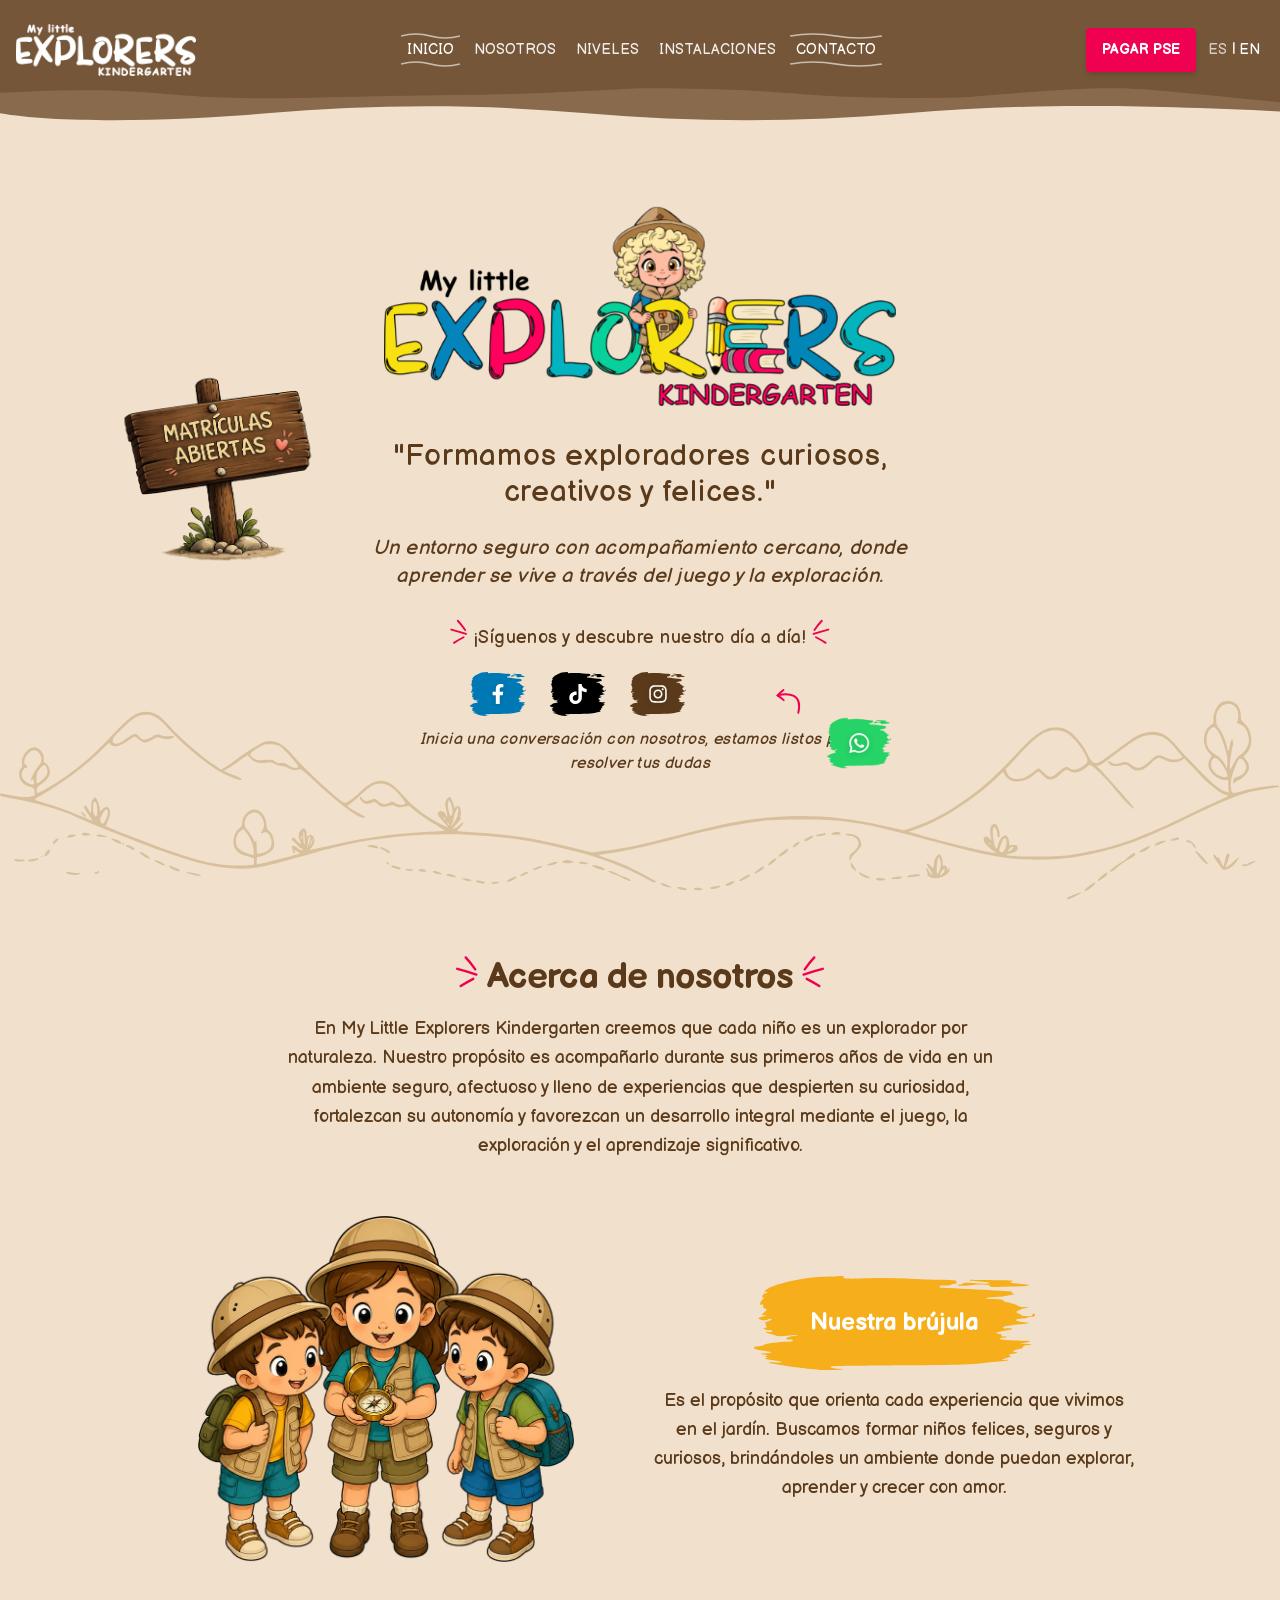
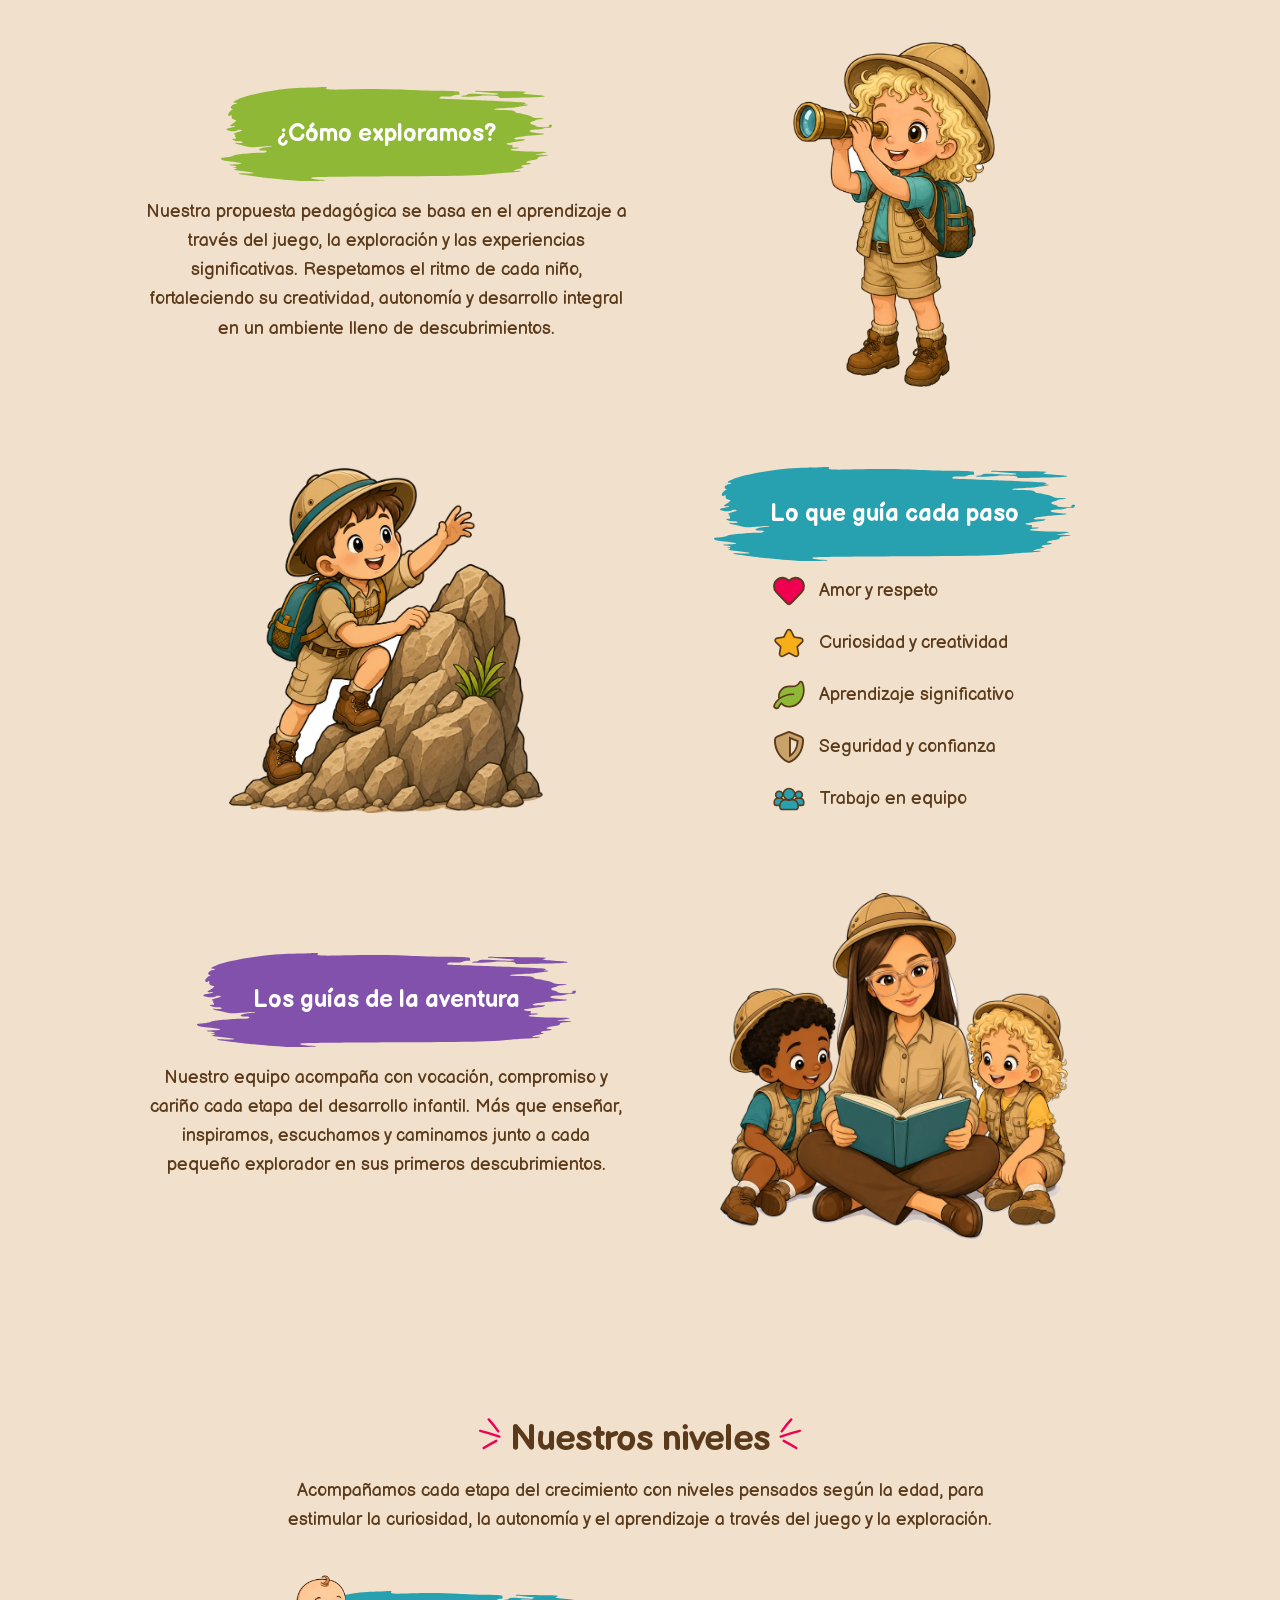
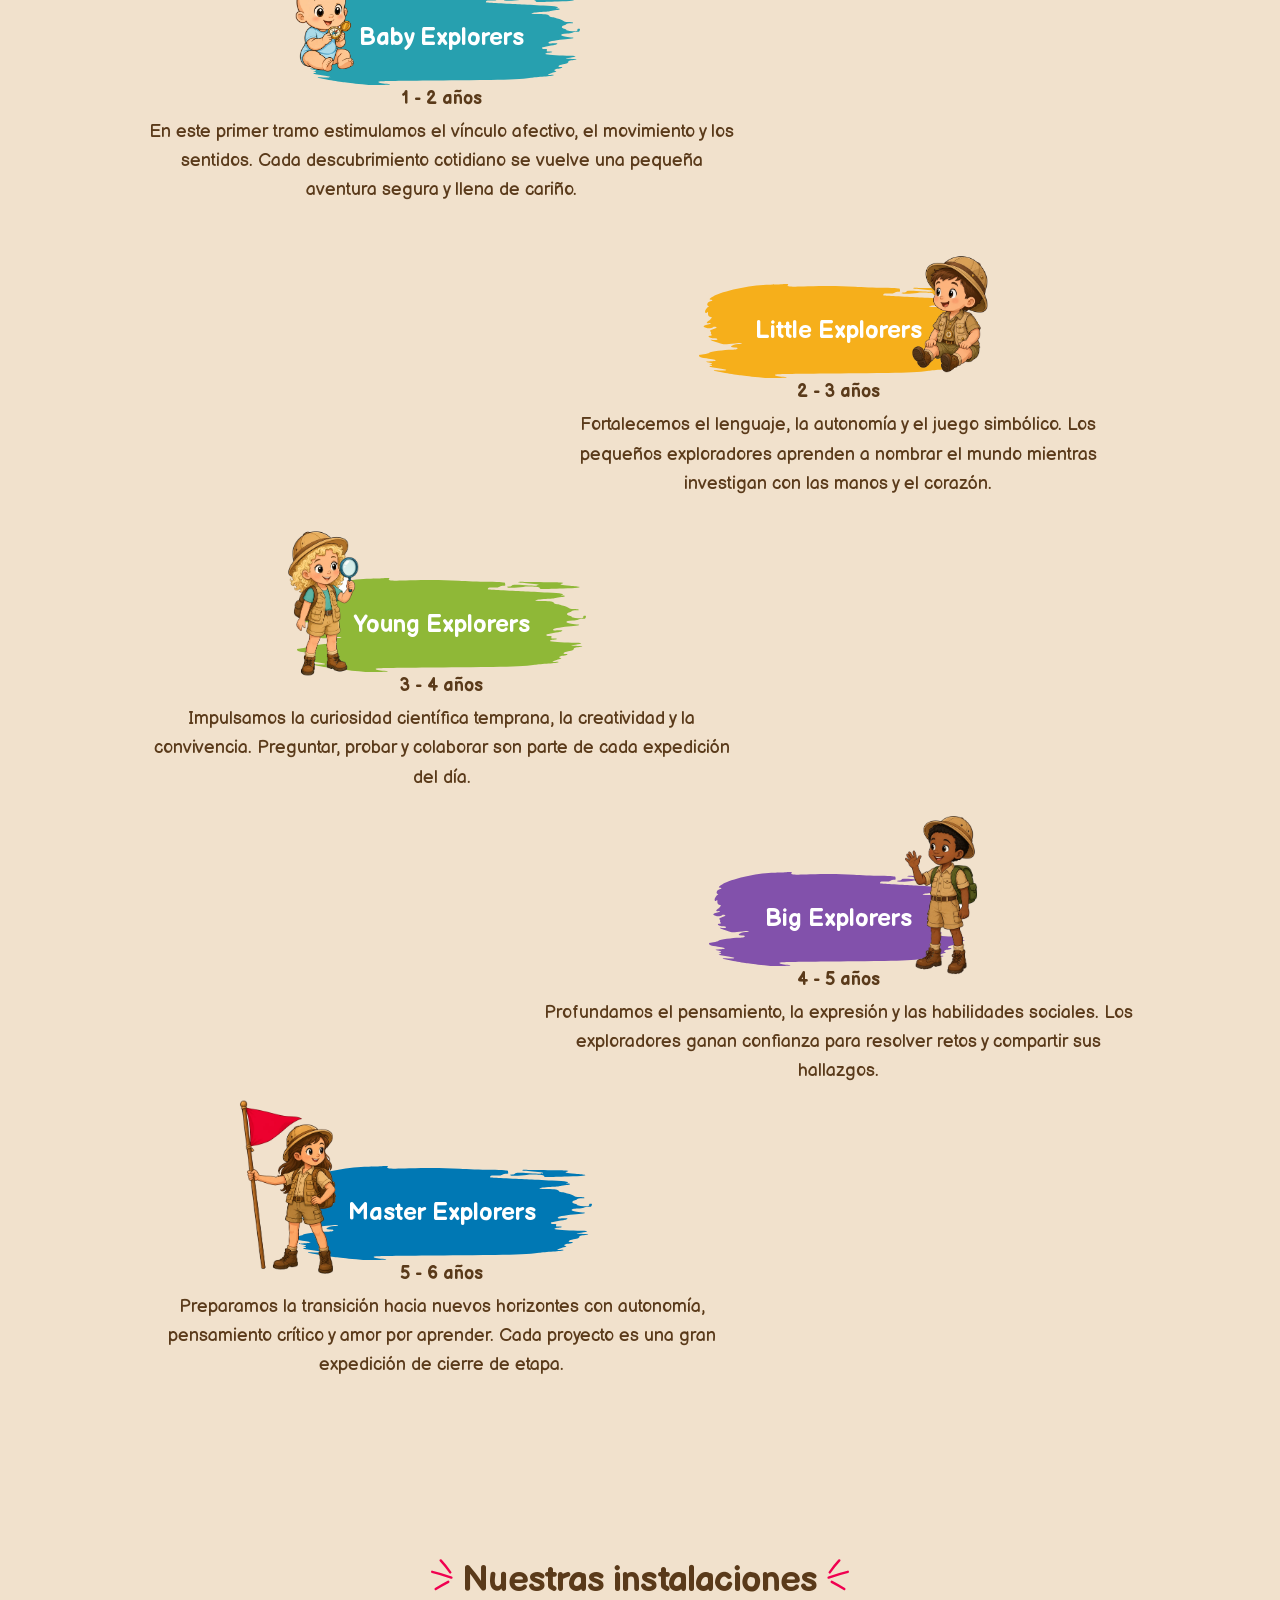
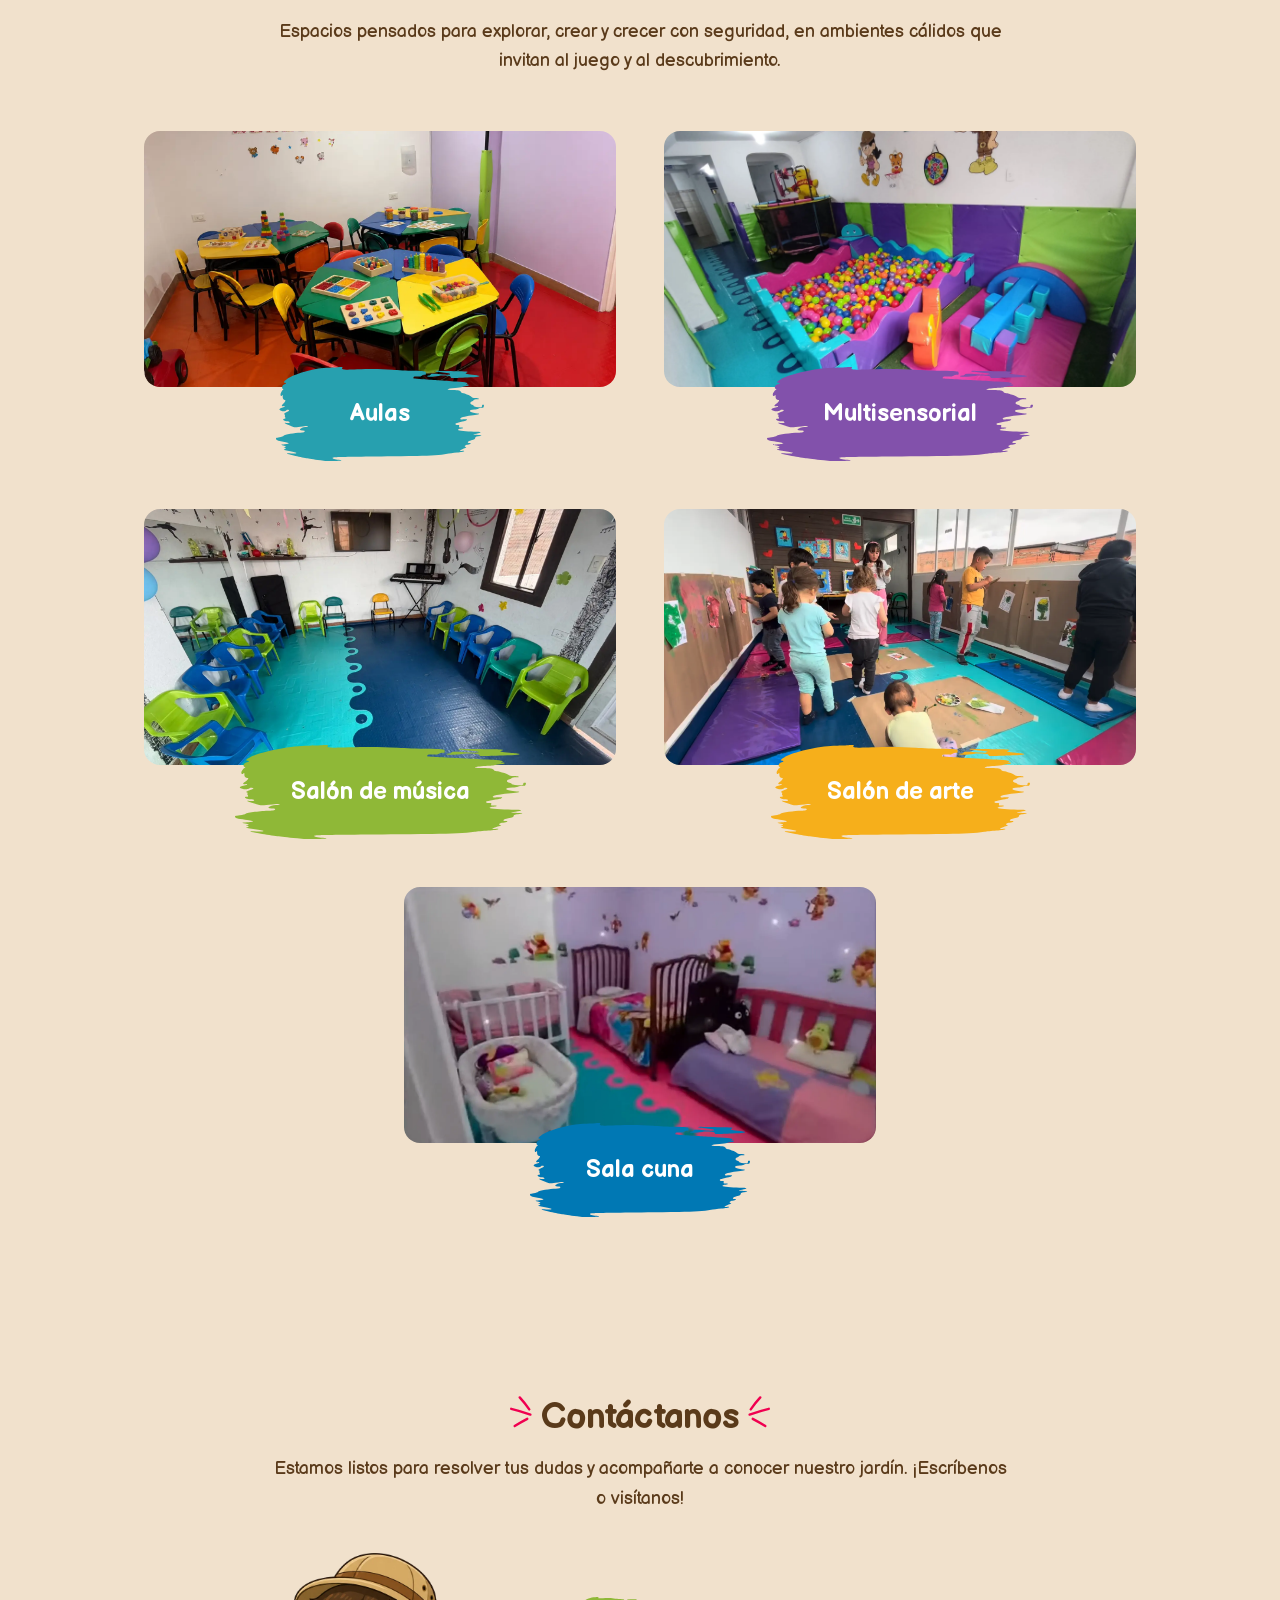
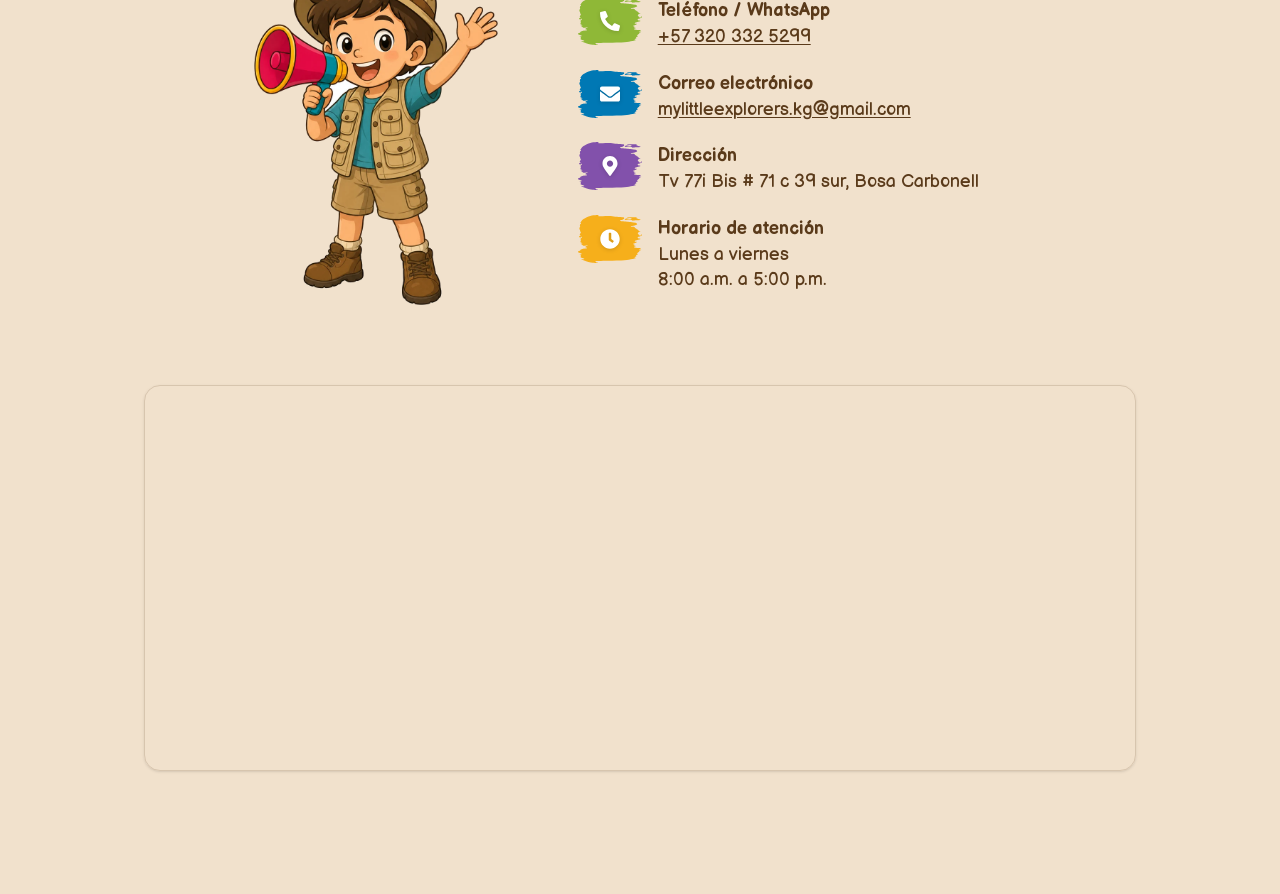
<file: contacto.html>
<!DOCTYPE html><!--uZ9GzxajvLNK6cp97I_E4--><html lang="es"><head><meta charSet="utf-8"/><meta name="viewport" content="width=device-width, initial-scale=1, viewport-fit=cover"/><link rel="preload" href="/_next/static/media/23c67fdc37a0be90-s.p.f23a2ffc.woff2" as="font" crossorigin="" type="font/woff2"/><link rel="preload" href="/_next/static/media/d467006c6ab94bef-s.p.2dcc21f4.woff2" as="font" crossorigin="" type="font/woff2"/><link rel="preload" as="image" href="/images/logo-white.webp"/><link rel="preload" as="image" href="/images/logo.webp"/><link rel="preload" as="image" href="/images/open-registrations.webp"/><link rel="preload" as="image" href="/images/about/compass.webp"/><link rel="preload" as="image" href="/images/about/explore.webp"/><link rel="preload" as="image" href="/images/about/values.webp"/><link rel="preload" as="image" href="/images/about/team.webp"/><link rel="preload" as="image" href="/images/levels/baby-explorers.webp"/><link rel="preload" as="image" href="/images/levels/little-explorers.webp"/><link rel="preload" as="image" href="/images/levels/young-explorers.webp"/><link rel="stylesheet" href="/_next/static/chunks/d91406f51fdc5056.css" data-precedence="next"/><link rel="preload" as="script" fetchPriority="low" href="/_next/static/chunks/e060632d69e31f4e.js"/><script src="/_next/static/chunks/c88b5ee29e234c33.js" async=""></script><script src="/_next/static/chunks/80a5431d4e78c469.js" async=""></script><script src="/_next/static/chunks/803af64ae7e3251d.js" async=""></script><script src="/_next/static/chunks/turbopack-c8decf0068a0c889.js" async=""></script><script src="/_next/static/chunks/72a8df05664ba2ac.js" async=""></script><script src="/_next/static/chunks/ef82211496aa8624.js" async=""></script><script src="/_next/static/chunks/221e0744b683f94b.js" async=""></script><script src="/_next/static/chunks/54acdc74ad0965ad.js" async=""></script><script src="/_next/static/chunks/9406d52ee4d20d0c.js" async=""></script><script src="/_next/static/chunks/c68965ccfb8de2c8.js" async=""></script><script src="/_next/static/chunks/3ac2e61271c515dd.js" async=""></script><link rel="preload" as="image" href="/images/levels/big-explorers.webp"/><link rel="preload" as="image" href="/images/levels/master-explorers.webp"/><link rel="preload" as="image" href="/images/facilities/classrooms.webp"/><link rel="preload" as="image" href="/images/facilities/multisensory.webp"/><link rel="preload" as="image" href="/images/facilities/music.webp"/><link rel="preload" as="image" href="/images/facilities/art.webp"/><link rel="preload" as="image" href="/images/facilities/nursery.webp"/><link rel="preload" as="image" href="/images/contact/signpost.webp"/><meta name="next-size-adjust" content=""/><meta name="theme-color" content="#5A3A1A"/><title>My Little Explorers Kindergarten</title><meta name="description" content="Formamos exploradores curiosos, creativos y felices. Jardín infantil en Bosa, Bogotá. Conoce nuestros niveles y escríbenos."/><meta name="author" content="My Little Explorers Kindergarten"/><meta name="keywords" content="jardín infantil,kindergarten,Bosa,Bogotá,educación inicial,preescolar"/><meta name="creator" content="My Little Explorers Kindergarten"/><meta name="robots" content="index, follow"/><meta property="og:title" content="My Little Explorers Kindergarten"/><meta property="og:description" content="Formamos exploradores curiosos, creativos y felices. Jardín infantil en Bosa."/><meta property="og:url" content="https://mylittleexplorerskindergarten.com"/><meta property="og:site_name" content="My Little Explorers Kindergarten"/><meta property="og:locale" content="es_CO"/><meta property="og:type" content="website"/><meta name="twitter:card" content="summary_large_image"/><meta name="twitter:title" content="My Little Explorers Kindergarten"/><meta name="twitter:description" content="Formamos exploradores curiosos, creativos y felices. Jardín infantil en Bosa."/><link rel="icon" href="/favicon.ico?favicon.d2ee3944.ico" sizes="28x32" type="image/x-icon"/><script src="/_next/static/chunks/a6dad97d9634a72d.js" noModule=""></script></head><body class="balsamiq_sans_4f98b61a-module__Xv82Va__variable font-[family-name:var(--font-balsamiq-sans)] antialiased"><div hidden=""><!--$--><!--/$--></div><div class="landing-page-bg flex w-full flex-col"><header class="pointer-events-none sticky top-0 z-50 w-full min-h-[var(--landing-header-height)] overflow-hidden bg-transparent"><svg aria-hidden="true" class="absolute inset-0 h-full w-full" fill="none" preserveAspectRatio="none" viewBox="0 0 1200 140" xmlns="http://www.w3.org/2000/svg"><path d="M0 0 H1200 V120 C1050 112 950 112 850 122 C750 132 650 132 550 122 C450 112 350 112 250 122 C150 132 50 132 0 122 L0 0 Z" fill="var(--landing-header-brown-2)"></path><path d="M0 0 H1200 V110 C1034 92 1066 90 900 105 C734 108 766 95 600 95 C434 105 466 100 300 105 C134 110 166 90 0 100 L0 0 Z" fill="var(--landing-header-brown-1)"></path></svg><div class="pointer-events-auto relative z-10 flex items-center justify-between gap-2 px-2 min-h-[100px] md:px-4"><span class="w-12 shrink-0 md:hidden" aria-hidden="true"></span><a aria-label="My Little Explorers Kindergarten - Inicio" href="/"><img src="/images/logo-white.webp" alt="My Little Explorers Logo" class="w-full h-auto max-w-45 object-contain cursor-pointer transition-transform hover:scale-105" width="265" height="80"/></a><nav aria-label="Abrir menú" class="hidden flex-1 items-center justify-center gap-2 md:flex"><a class="header-nav-link group relative rounded px-1.5 py-1 text-sm font-medium uppercase transition-colors focus-visible:outline focus-visible:ring-2 focus-visible:ring-white/80 focus-visible:ring-offset-2 focus-visible:ring-offset-[var(--landing-header-brown-2)] min-h-[36px] inline-flex items-center justify-center text-center text-[var(--landing-header-text-muted)]" href="/"><span class="header-nav-wave header-nav-wave-top pointer-events-none absolute left-0 right-0 top-0 flex h-2 items-center" aria-hidden="true"><svg viewBox="0 0 40 8" class="h-full w-full shrink-0" preserveAspectRatio="none" aria-hidden="true"><path d="M0 4 Q 10 0 20 4 Q 30 8 40 4" stroke="currentColor" fill="none" stroke-width="1.5"></path></svg></span><span class="header-nav-wave header-nav-wave-bottom pointer-events-none absolute bottom-0 left-0 right-0 flex h-2 items-center" aria-hidden="true"><svg viewBox="0 0 40 8" class="h-full w-full shrink-0" preserveAspectRatio="none" aria-hidden="true"><path d="M0 4 Q 10 0 20 4 Q 30 8 40 4" stroke="currentColor" fill="none" stroke-width="1.5"></path></svg></span>Inicio</a><a class="header-nav-link group relative rounded px-1.5 py-1 text-sm font-medium uppercase transition-colors focus-visible:outline focus-visible:ring-2 focus-visible:ring-white/80 focus-visible:ring-offset-2 focus-visible:ring-offset-[var(--landing-header-brown-2)] min-h-[36px] inline-flex items-center justify-center text-center text-[var(--landing-header-text-muted)]" href="/nosotros"><span class="header-nav-wave header-nav-wave-top pointer-events-none absolute left-0 right-0 top-0 flex h-2 items-center" aria-hidden="true"><svg viewBox="0 0 40 8" class="h-full w-full shrink-0" preserveAspectRatio="none" aria-hidden="true"><path d="M0 4 Q 10 0 20 4 Q 30 8 40 4" stroke="currentColor" fill="none" stroke-width="1.5"></path></svg></span><span class="header-nav-wave header-nav-wave-bottom pointer-events-none absolute bottom-0 left-0 right-0 flex h-2 items-center" aria-hidden="true"><svg viewBox="0 0 40 8" class="h-full w-full shrink-0" preserveAspectRatio="none" aria-hidden="true"><path d="M0 4 Q 10 0 20 4 Q 30 8 40 4" stroke="currentColor" fill="none" stroke-width="1.5"></path></svg></span>Nosotros</a><a class="header-nav-link group relative rounded px-1.5 py-1 text-sm font-medium uppercase transition-colors focus-visible:outline focus-visible:ring-2 focus-visible:ring-white/80 focus-visible:ring-offset-2 focus-visible:ring-offset-[var(--landing-header-brown-2)] min-h-[36px] inline-flex items-center justify-center text-center text-[var(--landing-header-text-muted)]" href="/niveles"><span class="header-nav-wave header-nav-wave-top pointer-events-none absolute left-0 right-0 top-0 flex h-2 items-center" aria-hidden="true"><svg viewBox="0 0 40 8" class="h-full w-full shrink-0" preserveAspectRatio="none" aria-hidden="true"><path d="M0 4 Q 10 0 20 4 Q 30 8 40 4" stroke="currentColor" fill="none" stroke-width="1.5"></path></svg></span><span class="header-nav-wave header-nav-wave-bottom pointer-events-none absolute bottom-0 left-0 right-0 flex h-2 items-center" aria-hidden="true"><svg viewBox="0 0 40 8" class="h-full w-full shrink-0" preserveAspectRatio="none" aria-hidden="true"><path d="M0 4 Q 10 0 20 4 Q 30 8 40 4" stroke="currentColor" fill="none" stroke-width="1.5"></path></svg></span>Niveles</a><a class="header-nav-link group relative rounded px-1.5 py-1 text-sm font-medium uppercase transition-colors focus-visible:outline focus-visible:ring-2 focus-visible:ring-white/80 focus-visible:ring-offset-2 focus-visible:ring-offset-[var(--landing-header-brown-2)] min-h-[36px] inline-flex items-center justify-center text-center text-[var(--landing-header-text-muted)]" href="/instalaciones"><span class="header-nav-wave header-nav-wave-top pointer-events-none absolute left-0 right-0 top-0 flex h-2 items-center" aria-hidden="true"><svg viewBox="0 0 40 8" class="h-full w-full shrink-0" preserveAspectRatio="none" aria-hidden="true"><path d="M0 4 Q 10 0 20 4 Q 30 8 40 4" stroke="currentColor" fill="none" stroke-width="1.5"></path></svg></span><span class="header-nav-wave header-nav-wave-bottom pointer-events-none absolute bottom-0 left-0 right-0 flex h-2 items-center" aria-hidden="true"><svg viewBox="0 0 40 8" class="h-full w-full shrink-0" preserveAspectRatio="none" aria-hidden="true"><path d="M0 4 Q 10 0 20 4 Q 30 8 40 4" stroke="currentColor" fill="none" stroke-width="1.5"></path></svg></span>Instalaciones</a><a class="header-nav-link group relative rounded px-1.5 py-1 text-sm font-medium uppercase transition-colors focus-visible:outline focus-visible:ring-2 focus-visible:ring-white/80 focus-visible:ring-offset-2 focus-visible:ring-offset-[var(--landing-header-brown-2)] min-h-[36px] inline-flex items-center justify-center text-center is-active text-[var(--landing-header-text)]" href="/contacto"><span class="header-nav-wave header-nav-wave-top pointer-events-none absolute left-0 right-0 top-0 flex h-2 items-center" aria-hidden="true"><svg viewBox="0 0 40 8" class="h-full w-full shrink-0" preserveAspectRatio="none" aria-hidden="true"><path d="M0 4 Q 10 0 20 4 Q 30 8 40 4" stroke="currentColor" fill="none" stroke-width="1.5"></path></svg></span><span class="header-nav-wave header-nav-wave-bottom pointer-events-none absolute bottom-0 left-0 right-0 flex h-2 items-center" aria-hidden="true"><svg viewBox="0 0 40 8" class="h-full w-full shrink-0" preserveAspectRatio="none" aria-hidden="true"><path d="M0 4 Q 10 0 20 4 Q 30 8 40 4" stroke="currentColor" fill="none" stroke-width="1.5"></path></svg></span>Contacto</a></nav><div class="hidden shrink-0 items-center gap-2 md:flex"><a href="https://www.mipagoamigo.com/MPA_WebSite/ServicePayments/StartPayment?searchedAgreementName=MY%20LITTLE%20EXPLORERS%20KINDERGARTEN%20SAS" target="_blank" rel="noopener noreferrer" class="inline-flex min-h-[44px] items-center justify-center rounded px-4 py-2 text-sm font-bold uppercase text-white shadow-md transition-transform hover:scale-[1.02] focus-visible:outline focus-visible:ring-2 focus-visible:ring-white focus-visible:ring-offset-2 focus-visible:ring-offset-[var(--landing-header-brown-2)]" id="header-pay-pse" style="background-color:#F00050">Pagar PSE</a><nav aria-label="Idioma" class="flex items-center gap-px"><span class="flex items-center"><button type="button" class="cursor-pointer text-sm uppercase transition-opacity min-h-[32px] min-w-0 inline-flex items-center justify-center rounded px-1 py-0.5 focus-visible:outline focus-visible:ring-2 focus-visible:ring-white/80 opacity-70" aria-current="true" style="color:var(--landing-header-text)">ES</button></span><span class="flex items-center"><span class="text-[var(--landing-header-text-muted)]" aria-hidden="true">|</span><button type="button" class="cursor-pointer text-sm uppercase transition-opacity min-h-[32px] min-w-0 inline-flex items-center justify-center rounded px-1 py-0.5 focus-visible:outline focus-visible:ring-2 focus-visible:ring-white/80 opacity-100 hover:opacity-90" style="color:var(--landing-header-text)">EN</button></span></nav></div><button type="button" class="flex h-12 w-12 shrink-0 cursor-pointer flex-col items-center justify-center gap-1.5 rounded text-[var(--landing-header-text)] focus-visible:outline focus-visible:ring-2 focus-visible:ring-white/80 focus-visible:ring-offset-2 focus-visible:ring-offset-[var(--landing-header-brown-2)] md:hidden" aria-expanded="false" aria-label="Abrir menú"><span class="block h-[3px] w-6 rounded-full bg-current transition-all duration-200" style="transform:none"></span><span class="block h-[3px] w-6 rounded-full bg-current transition-all duration-200" style="opacity:1"></span><span class="block h-[3px] w-6 rounded-full bg-current transition-all duration-200" style="transform:none"></span></button></div><div aria-hidden="true" class="fixed left-0 right-0 top-[105px] z-40 flex flex-col bg-[var(--landing-header-brown-2)] px-6 pt-8 pb-8 transition-transform duration-300 ease-out md:top-[80px] md:hidden" style="bottom:0;pointer-events:none;transform:translateX(100%)"><nav class="flex flex-1 flex-col items-center justify-center gap-4 text-center" aria-label="Abrir menú"><a class="header-nav-link group relative rounded px-1.5 py-1 text-sm font-medium uppercase transition-colors focus-visible:outline focus-visible:ring-2 focus-visible:ring-white/80 focus-visible:ring-offset-2 focus-visible:ring-offset-[var(--landing-header-brown-2)] min-h-[36px] inline-flex items-center justify-center text-center text-[var(--landing-header-text-muted)]" href="/"><span class="header-nav-wave header-nav-wave-top pointer-events-none absolute left-0 right-0 top-0 flex h-2 items-center" aria-hidden="true"><svg viewBox="0 0 40 8" class="h-full w-full shrink-0" preserveAspectRatio="none" aria-hidden="true"><path d="M0 4 Q 10 0 20 4 Q 30 8 40 4" stroke="currentColor" fill="none" stroke-width="1.5"></path></svg></span><span class="header-nav-wave header-nav-wave-bottom pointer-events-none absolute bottom-0 left-0 right-0 flex h-2 items-center" aria-hidden="true"><svg viewBox="0 0 40 8" class="h-full w-full shrink-0" preserveAspectRatio="none" aria-hidden="true"><path d="M0 4 Q 10 0 20 4 Q 30 8 40 4" stroke="currentColor" fill="none" stroke-width="1.5"></path></svg></span>Inicio</a><a class="header-nav-link group relative rounded px-1.5 py-1 text-sm font-medium uppercase transition-colors focus-visible:outline focus-visible:ring-2 focus-visible:ring-white/80 focus-visible:ring-offset-2 focus-visible:ring-offset-[var(--landing-header-brown-2)] min-h-[36px] inline-flex items-center justify-center text-center text-[var(--landing-header-text-muted)]" href="/nosotros"><span class="header-nav-wave header-nav-wave-top pointer-events-none absolute left-0 right-0 top-0 flex h-2 items-center" aria-hidden="true"><svg viewBox="0 0 40 8" class="h-full w-full shrink-0" preserveAspectRatio="none" aria-hidden="true"><path d="M0 4 Q 10 0 20 4 Q 30 8 40 4" stroke="currentColor" fill="none" stroke-width="1.5"></path></svg></span><span class="header-nav-wave header-nav-wave-bottom pointer-events-none absolute bottom-0 left-0 right-0 flex h-2 items-center" aria-hidden="true"><svg viewBox="0 0 40 8" class="h-full w-full shrink-0" preserveAspectRatio="none" aria-hidden="true"><path d="M0 4 Q 10 0 20 4 Q 30 8 40 4" stroke="currentColor" fill="none" stroke-width="1.5"></path></svg></span>Nosotros</a><a class="header-nav-link group relative rounded px-1.5 py-1 text-sm font-medium uppercase transition-colors focus-visible:outline focus-visible:ring-2 focus-visible:ring-white/80 focus-visible:ring-offset-2 focus-visible:ring-offset-[var(--landing-header-brown-2)] min-h-[36px] inline-flex items-center justify-center text-center text-[var(--landing-header-text-muted)]" href="/niveles"><span class="header-nav-wave header-nav-wave-top pointer-events-none absolute left-0 right-0 top-0 flex h-2 items-center" aria-hidden="true"><svg viewBox="0 0 40 8" class="h-full w-full shrink-0" preserveAspectRatio="none" aria-hidden="true"><path d="M0 4 Q 10 0 20 4 Q 30 8 40 4" stroke="currentColor" fill="none" stroke-width="1.5"></path></svg></span><span class="header-nav-wave header-nav-wave-bottom pointer-events-none absolute bottom-0 left-0 right-0 flex h-2 items-center" aria-hidden="true"><svg viewBox="0 0 40 8" class="h-full w-full shrink-0" preserveAspectRatio="none" aria-hidden="true"><path d="M0 4 Q 10 0 20 4 Q 30 8 40 4" stroke="currentColor" fill="none" stroke-width="1.5"></path></svg></span>Niveles</a><a class="header-nav-link group relative rounded px-1.5 py-1 text-sm font-medium uppercase transition-colors focus-visible:outline focus-visible:ring-2 focus-visible:ring-white/80 focus-visible:ring-offset-2 focus-visible:ring-offset-[var(--landing-header-brown-2)] min-h-[36px] inline-flex items-center justify-center text-center text-[var(--landing-header-text-muted)]" href="/instalaciones"><span class="header-nav-wave header-nav-wave-top pointer-events-none absolute left-0 right-0 top-0 flex h-2 items-center" aria-hidden="true"><svg viewBox="0 0 40 8" class="h-full w-full shrink-0" preserveAspectRatio="none" aria-hidden="true"><path d="M0 4 Q 10 0 20 4 Q 30 8 40 4" stroke="currentColor" fill="none" stroke-width="1.5"></path></svg></span><span class="header-nav-wave header-nav-wave-bottom pointer-events-none absolute bottom-0 left-0 right-0 flex h-2 items-center" aria-hidden="true"><svg viewBox="0 0 40 8" class="h-full w-full shrink-0" preserveAspectRatio="none" aria-hidden="true"><path d="M0 4 Q 10 0 20 4 Q 30 8 40 4" stroke="currentColor" fill="none" stroke-width="1.5"></path></svg></span>Instalaciones</a><a class="header-nav-link group relative rounded px-1.5 py-1 text-sm font-medium uppercase transition-colors focus-visible:outline focus-visible:ring-2 focus-visible:ring-white/80 focus-visible:ring-offset-2 focus-visible:ring-offset-[var(--landing-header-brown-2)] min-h-[36px] inline-flex items-center justify-center text-center is-active text-[var(--landing-header-text)]" href="/contacto"><span class="header-nav-wave header-nav-wave-top pointer-events-none absolute left-0 right-0 top-0 flex h-2 items-center" aria-hidden="true"><svg viewBox="0 0 40 8" class="h-full w-full shrink-0" preserveAspectRatio="none" aria-hidden="true"><path d="M0 4 Q 10 0 20 4 Q 30 8 40 4" stroke="currentColor" fill="none" stroke-width="1.5"></path></svg></span><span class="header-nav-wave header-nav-wave-bottom pointer-events-none absolute bottom-0 left-0 right-0 flex h-2 items-center" aria-hidden="true"><svg viewBox="0 0 40 8" class="h-full w-full shrink-0" preserveAspectRatio="none" aria-hidden="true"><path d="M0 4 Q 10 0 20 4 Q 30 8 40 4" stroke="currentColor" fill="none" stroke-width="1.5"></path></svg></span>Contacto</a></nav><div class="flex flex-col items-center gap-4 border-t border-white/20 pt-6 text-center"><a href="https://www.mipagoamigo.com/MPA_WebSite/ServicePayments/StartPayment?searchedAgreementName=MY%20LITTLE%20EXPLORERS%20KINDERGARTEN%20SAS" target="_blank" rel="noopener noreferrer" class="inline-flex min-h-[48px] items-center justify-center rounded px-6 py-3 text-sm font-bold uppercase text-white shadow-md" style="background-color:#F00050">Pagar PSE</a><nav aria-label="Idioma" class="flex items-center gap-px"><span class="flex items-center"><button type="button" class="cursor-pointer text-sm uppercase transition-opacity min-h-[32px] min-w-0 inline-flex items-center justify-center rounded px-1 py-0.5 focus-visible:outline focus-visible:ring-2 focus-visible:ring-white/80 opacity-70" aria-current="true" style="color:var(--landing-header-text)">ES</button></span><span class="flex items-center"><span class="text-[var(--landing-header-text-muted)]" aria-hidden="true">|</span><button type="button" class="cursor-pointer text-sm uppercase transition-opacity min-h-[32px] min-w-0 inline-flex items-center justify-center rounded px-1 py-0.5 focus-visible:outline focus-visible:ring-2 focus-visible:ring-white/80 opacity-100 hover:opacity-90" style="color:var(--landing-header-text)">EN</button></span></nav></div></div></header><main class="flex flex-1 flex-col"><div aria-hidden="true" class="pointer-events-none fixed inset-x-0 bottom-0 z-0 h-[var(--landing-mountains-clearance)] bg-[length:100%_auto] bg-bottom bg-no-repeat" style="background-image:url(&#x27;/images/mountains.svg&#x27;)"></div><section id="landing-home" class="relative z-10 flex w-full flex-col min-h-[calc(100dvh-var(--landing-header-height))] scroll-mt-[var(--landing-header-height)] pb-[var(--landing-section-bottom-padding)]"><div class="mx-auto flex w-full max-w-[var(--landing-section-max-width)] min-h-0 flex-1 flex-col px-4 items-center justify-center pt-5 text-center"><div class="relative mx-auto flex w-full max-w-lg flex-col items-center lg:max-w-xl"><div class="reveal-on-scroll reveal-on-scroll--from-up"><img class="h-auto w-full max-w-[min(22rem,85vw)] object-contain sm:max-w-[24rem] md:max-w-[28rem] lg:max-w-[32rem]" src="/images/logo.webp" alt="My Little Explorers Kindergarten" width="658" height="256"/></div><div class="reveal-on-scroll reveal-on-scroll--from-up mt-6 lg:absolute lg:left-0 lg:top-20 lg:mt-20"><img class="h-auto w-40 object-contain sm:w-44 md:w-48 lg:w-48 lg:-translate-x-[calc(100%+1.25rem)] xl:w-52 xl:-translate-x-[calc(100%+2rem)]" src="/images/open-registrations.webp" alt="Matrículas abiertas" width="1024" height="1536"/></div><div class="reveal-on-scroll reveal-on-scroll--from-up"><p class="mt-3 max-w-lg text-xl tracking-wide text-[var(--landing-header-brown-3)] sm:text-2xl md:text-3xl lg:mt-8">&quot;Formamos exploradores curiosos, creativos y felices.&quot;</p></div><div class="reveal-on-scroll reveal-on-scroll--from-up"><p class="mt-6 max-w-2xl text-base italic tracking-wide text-[var(--landing-header-brown-3)] sm:text-lg md:text-xl">Un entorno seguro con acompañamiento cercano, donde aprender se vive a través del juego y la exploración.</p></div><div class="mt-8 flex w-full flex-col items-center"><div class="reveal-on-scroll reveal-on-scroll--from-up"><p class="flex max-w-md items-start justify-center gap-1 text-base font-medium tracking-wide text-[var(--landing-header-brown-3)] sm:text-lg"><svg aria-hidden="true" viewBox="0 0 26 36" fill="none" xmlns="http://www.w3.org/2000/svg" class="-mt-1.5 h-8 w-5 shrink-0 self-start sm:-mt-2 sm:h-9 sm:w-[1.35rem] rotate-[12deg] text-[var(--landing-palette-fuchsia)]"><path d="M20 14Q14 8.5 9 5" stroke="currentColor" stroke-width="2.25" stroke-linecap="round"></path><path d="M22 18.5Q12 17.2 3.5 17" stroke="currentColor" stroke-width="2.25" stroke-linecap="round"></path><path d="M20 23Q14.5 27.5 10 32" stroke="currentColor" stroke-width="2.25" stroke-linecap="round"></path></svg><span class="pt-0.5">¡Síguenos y descubre nuestro día a día!</span><svg aria-hidden="true" viewBox="0 0 26 36" fill="none" xmlns="http://www.w3.org/2000/svg" class="-mt-1.5 h-8 w-5 shrink-0 self-start sm:-mt-2 sm:h-9 sm:w-[1.35rem] -rotate-[12deg] -scale-x-100 text-[var(--landing-palette-fuchsia)]"><path d="M20 14Q14 8.5 9 5" stroke="currentColor" stroke-width="2.25" stroke-linecap="round"></path><path d="M22 18.5Q12 17.2 3.5 17" stroke="currentColor" stroke-width="2.25" stroke-linecap="round"></path><path d="M20 23Q14.5 27.5 10 32" stroke="currentColor" stroke-width="2.25" stroke-linecap="round"></path></svg></p></div><nav aria-label="Redes sociales" class="mt-5 flex flex-wrap items-center justify-center gap-2.5 sm:gap-6"><div class="reveal-on-scroll reveal-on-scroll--from-up"><a href="https://www.facebook.com/mylittleexplorerskindergarten" target="_blank" rel="noopener noreferrer" aria-label="Facebook" class="relative inline-flex h-11 w-14 shrink-0 items-center justify-center transition-transform hover:scale-110 focus-visible:outline focus-visible:ring-2 focus-visible:ring-[var(--home-social-blob-color)] focus-visible:ring-offset-2 focus-visible:ring-offset-[var(--landing-bg)]" style="--home-social-blob-color:#0078B4"><svg aria-hidden="true" class="pointer-events-none absolute inset-0 h-full w-full overflow-visible" preserveAspectRatio="none" viewBox="0 0 684.71313 153.52399"><g transform="translate(-48.209526,-79.694601)"><path d="m 205.05607,232.74304 c -28.5013,-1.5452 -43.39858,-2.60146 -54,-3.82875 -6.875,-0.79589 -24.425,-2.61293 -39,-4.03787 -30.070694,-2.93989 -37.204174,-5.02077 -13.391218,-3.90631 15.461918,0.72364 23.135948,-0.72029 10.654718,-2.00477 -3.16992,-0.32623 -9.588498,-1.02239 -14.263498,-1.54704 -4.675,-0.52465 -11.65,-1.27202 -15.5,-1.66082 -7,-0.70692 -7,-0.70692 -2.659984,-1.60326 4.951163,-1.02255 4.801911,-1.74014 -0.578973,-2.78365 -3.761043,-0.72938 -3.761043,-0.72938 -0.17771,-0.84438 7.133351,-0.22893 4.896329,-1.63822 -4.240852,-2.67168 -9.342481,-1.05667 -9.342481,-1.05667 4.975817,-1.8817 21.209902,-1.22212 18.491502,-2.10928 -16.663259,-5.43809 -6.265662,-0.5933 -9.870706,-1.41063 -10.940476,-2.4804 -2.330768,-2.33076 -1.651695,-2.55694 10.644351,-3.54536 6.701604,-0.5387 12.082322,-1.48447 13.415569,-2.35805 2.696745,-1.76697 37.603895,-4.93922 54.725515,-4.97328 11.20988,-0.0223 15.66052,-0.88868 14.46899,-2.81661 -0.32286,-0.52241 -3.97297,-0.94983 -8.11134,-0.94983 -14.39152,0 -6.28067,-4.47299 10.21318,-5.63239 5.2399,-0.36833 9.16756,-0.9806 8.72813,-1.3606 -0.43943,-0.37999 -8.22396,-0.11466 -17.29896,0.58963 -21.87704,1.69783 -30.18557,1.69439 -34.72976,-0.0144 -2.073628,-0.77972 -8.270238,-2.17817 -13.770238,-3.10764 -11.646512,-1.9682 -14.929648,-3.71961 -5.284211,-2.81891 7.547395,0.70479 13.692291,-0.31097 10.284211,-1.69999 -1.1,-0.44832 -3.837448,-0.84676 -6.083219,-0.88541 -5.838294,-0.1005 -15.467052,-2.17993 -14.834364,-3.20364 0.294589,-0.47666 2.084059,-0.86665 3.9766,-0.86665 2.391985,0 3.440983,-0.45728 3.440983,-1.5 0,-0.825 -0.480324,-1.5 -1.067388,-1.5 -0.612312,0 -0.796754,-0.85269 -0.432612,-2 0.450475,-1.41932 0.1797,-2 -0.932612,-2 -0.862064,0 -1.567388,-0.43266 -1.567388,-0.96146 0,-0.92266 1.801863,-1.52649 12.23758,-4.10096 2.605669,-0.64282 4.491611,-1.56674 4.190983,-2.05317 -0.65978,-1.06754 -7.793239,-1.1864 -8.832476,-0.14716 -0.405485,0.40548 -1.267985,0.76535 -1.916666,0.79971 -0.648682,0.0344 -2.793694,0.41394 -4.766694,0.84351 -3.8275,0.83336 -14.660751,-0.72849 -16.279272,-2.34702 -1.326114,-1.32611 3.295028,-2.95212 10.542973,-3.70968 3.237098,-0.33834 6.167123,-1.07063 6.511166,-1.6273 0.409252,-0.66219 -1.181721,-0.79809 -4.601438,-0.39308 -6.403287,0.75837 -6.509282,-0.81876 -0.25921,-3.85688 6.434733,-3.12788 9.493813,-6.44651 5.942329,-6.44651 -4.993798,0 -7.986428,-2.06708 -7.526771,-5.19893 0.428728,-2.92111 -0.94961,-3.69396 -2.975287,-1.66829 -1.584633,1.58464 -4.267217,0.31948 -4.267217,-2.0125 0,-2.14211 4.714068,-6.56058 8.244604,-7.72761 2.255396,-0.74553 2.255396,-0.74553 -0.244604,-1.3601 -6.441346,-1.58344 -0.192244,-8.03257 7.783433,-8.03257 1.219112,0 2.216567,-0.45 2.216567,-1 0,-0.55 -1.575,-1 -3.5,-1 -4.189038,0 -4.560357,-1.40548 -0.75,-2.83881 1.5125,-0.56896 5.45,-2.14748 8.75,-3.507826 17.857208,-7.36123 90.286088,-17.731671 127.499998,-18.255581 12.925,-0.18196 30.7,-0.55947 39.5,-0.83891 15.62645,-0.49622 15.94463,-0.46557 13.62833,1.3126 -3.66313,2.81211 7.16111,3.30666 49.46107,2.25983 44.07303,-1.09072 76.67835,-0.9219 115.9106,0.60014 16.5,0.64013 47.8875,1.48238 69.75,1.87167 30.97383,0.55153 39.75,0.9866 39.75,1.97056 0,0.69451 0.27314,1.97456 0.60699,2.844541 0.50447,1.31463 -0.25215,1.58179 -4.47976,1.58179 -2.79772,0 -6.78336,0.66372 -8.85699,1.47494 -2.07363,0.81121 -6.24524,1.47933 -9.27024,1.4847 -3.025,0.005 -8.26101,0.008 -11.63557,0.006 -4.56887,-0.003 -6.28445,0.38388 -6.71862,1.51529 -0.73249,1.90885 -4.76813,1.56172 30.35419,2.61092 16.775,0.501116 40.625,1.316676 53,1.812346 12.375,0.49568 38.3625,1.48026 57.75,2.18796 33.44549,1.22085 43.52797,2.52131 32.5,4.19191 -1.5125,0.22912 -0.1625,0.48401 3,0.56642 8.78709,0.22897 6.84261,1.8953 -3,2.57087 -4.8125,0.33031 -10.775,1.01992 -13.25,1.53246 -2.475,0.51255 -12.825,1.20829 -23,1.5461 -29.66588,0.9849 -33.94964,3.11766 -7,3.4851 17.66046,0.24079 24.9465,1.16831 26.15607,3.3297 0.72774,1.3004 2.37167,1.6856 7.19362,1.6856 3.43767,0 6.73826,0.48795 7.33465,1.08434 0.59639,0.59639 3.94889,1.33373 7.45,1.63854 3.7039,0.32246 8.33794,1.54162 11.08242,2.91566 3.89584,1.95047 6.33243,2.37369 14,2.43175 5.10578,0.0386 10.18324,0.45702 11.28324,0.92971 1.35087,0.58049 -0.59651,0.88424 -6,0.93588 -4.91975,0.047 -9.0751,0.63722 -10.79224,1.53289 -1.53573,0.80105 -4.31706,1.74251 -6.18073,2.09214 -6.68225,1.2536 -5.79936,4.51433 1.40989,5.20705 2.77894,0.26702 4.88854,0.95212 4.77199,1.54973 -0.30787,1.57852 4.64398,2.43234 14.79109,2.55034 10.40851,0.12104 13.84191,-0.53465 13.08794,-2.49945 -0.3822,-0.996 0.41911,-1.36858 2.94344,-1.36858 3.79369,0 3.96122,0.21105 2.43344,3.06574 -0.85187,1.59173 -2.13574,1.93618 -7.25,1.94508 -3.41815,0.006 -8.23982,0.61768 -10.71482,1.35939 -2.475,0.7417 -8.10701,1.40986 -12.51558,1.48479 -22.33735,0.37964 -18.82122,4.97966 4.51558,5.90754 15.82774,0.62933 14.24349,2.08409 -3,2.75479 -13.98588,0.54399 -42.92979,3.41782 -45.75,4.54251 -5.6274,2.24417 -2.22595,3.21806 9.44128,2.70319 10.08888,-0.44522 11.43328,-0.32728 9.80887,0.86052 -1.03533,0.75705 -2.3589,1.3786 -2.94128,1.38124 -2.9786,0.0135 -33.84912,3.95213 -34.2693,4.3723 -1.46458,1.46459 1.54047,2.62291 6.80463,2.62291 5.66629,0 5.92067,0.1037 4.9058,2 -1.02748,1.91987 -0.75845,2.00061 6.71482,2.01531 5.39571,0.0106 7.32479,0.31284 6.28518,0.98469 -0.825,0.53316 -3.975,0.98241 -7,0.99834 -6.72506,0.0354 -10.20388,0.88776 -9.70985,2.37898 0.45563,1.37533 34.83497,2.90767 58.45985,2.60566 20.13707,-0.25743 21.30741,1.20168 2.5,3.11685 -13.75,1.39985 -13.75,1.39985 0.42061,1.89985 12.68293,0.44751 21.72057,2 11.64275,2 -8.61883,0 -16.31336,1.25804 -16.31336,2.66721 0,1.84697 -2.84117,2.77072 -13.06373,4.24743 -11.79093,1.70328 -15.33164,4.4249 -5.90358,4.53789 8.05554,0.0965 3.1386,2.43694 -5.53269,2.6335 -8.87232,0.2011 -13.32355,2.73689 -7,3.98777 2.98027,0.58953 2.97369,0.59819 -1,1.3169 -17.65198,3.19265 -24.06191,5.99583 -11.5,5.02916 5.62284,-0.43269 8.16151,-0.31832 7.5,0.33788 -0.55,0.54559 -11.125,1.51793 -23.5,2.16076 -12.375,0.64283 -26.775,1.58304 -32,2.08937 -23.36551,2.26422 -52.16947,3.28863 -100,3.55649 -295.62209,1.65557 -277,1.397 -277,3.84609 0,1.26925 12.05794,2.54871 24.5,2.59969 3.59831,0.0147 4.57949,0.29224 3.5,0.98986 -1.35592,0.87626 -43.50965,1.11745 -58,0.33185 z m 423.25,-135.085336 c -3.49089,-0.23341 -5.25,-0.7912 -5.25,-1.66469 0,-1.84443 -27.64151,-3.05498 -39,-1.708 -14.41571,1.70953 -42.39807,1.80124 -38.5,0.12618 1.1,-0.47269 3.81237,-0.89106 6.02749,-0.92971 2.21513,-0.0387 5.02155,-0.76655 6.23651,-1.61754 1.96793,-1.37839 5.49018,-1.41683 32.27469,-0.35219 21.11698,0.83937 30.38016,0.88059 31.12226,0.13849 0.74209,-0.74209 -0.83604,-1.21529 -5.30219,-1.589831 -15.29037,-1.2823 -35.68016,-2.67744 -39.35876,-2.69306 -3.18713,-0.0135 -3.64609,-0.22315 -2.25844,-1.03154 0.98896,-0.57612 4.01397,-0.74245 7,-0.38488 2.89214,0.34632 26.30234,0.62417 52.02266,0.61745 43.1613,-0.0113 51.87312,0.46886 42.0261,2.31617 -6.7453,1.26542 -1.46258,2.216761 19.20968,3.459371 11,0.66121 20.8608,1.45043 21.91289,1.75382 5.37866,1.55106 -4.05246,2.23435 -38.45976,2.78647 -20.59922,0.33054 -39.02813,0.71878 -40.95313,0.86275 -1.925,0.14398 -5.8625,0.10381 -8.75,-0.0893 z" fill="#0078B4"></path></g></svg><svg stroke="currentColor" fill="currentColor" stroke-width="0" viewBox="0 0 320 512" class="relative z-10 h-5 w-5 text-white drop-shadow-sm" aria-hidden="true" height="1em" width="1em" xmlns="http://www.w3.org/2000/svg"><path d="M279.14 288l14.22-92.66h-88.91v-60.13c0-25.35 12.42-50.06 52.24-50.06h40.42V6.26S260.43 0 225.36 0c-73.22 0-121.08 44.38-121.08 124.72v70.62H22.89V288h81.39v224h100.17V288z"></path></svg></a></div><div class="reveal-on-scroll reveal-on-scroll--from-up"><a href="https://www.tiktok.com/@my.little.explorers.kg" target="_blank" rel="noopener noreferrer" aria-label="TikTok" class="relative inline-flex h-11 w-14 shrink-0 items-center justify-center transition-transform hover:scale-110 focus-visible:outline focus-visible:ring-2 focus-visible:ring-[var(--home-social-blob-color)] focus-visible:ring-offset-2 focus-visible:ring-offset-[var(--landing-bg)]" style="--home-social-blob-color:#000000"><svg aria-hidden="true" class="pointer-events-none absolute inset-0 h-full w-full overflow-visible" preserveAspectRatio="none" viewBox="0 0 684.71313 153.52399"><g transform="translate(-48.209526,-79.694601)"><path d="m 205.05607,232.74304 c -28.5013,-1.5452 -43.39858,-2.60146 -54,-3.82875 -6.875,-0.79589 -24.425,-2.61293 -39,-4.03787 -30.070694,-2.93989 -37.204174,-5.02077 -13.391218,-3.90631 15.461918,0.72364 23.135948,-0.72029 10.654718,-2.00477 -3.16992,-0.32623 -9.588498,-1.02239 -14.263498,-1.54704 -4.675,-0.52465 -11.65,-1.27202 -15.5,-1.66082 -7,-0.70692 -7,-0.70692 -2.659984,-1.60326 4.951163,-1.02255 4.801911,-1.74014 -0.578973,-2.78365 -3.761043,-0.72938 -3.761043,-0.72938 -0.17771,-0.84438 7.133351,-0.22893 4.896329,-1.63822 -4.240852,-2.67168 -9.342481,-1.05667 -9.342481,-1.05667 4.975817,-1.8817 21.209902,-1.22212 18.491502,-2.10928 -16.663259,-5.43809 -6.265662,-0.5933 -9.870706,-1.41063 -10.940476,-2.4804 -2.330768,-2.33076 -1.651695,-2.55694 10.644351,-3.54536 6.701604,-0.5387 12.082322,-1.48447 13.415569,-2.35805 2.696745,-1.76697 37.603895,-4.93922 54.725515,-4.97328 11.20988,-0.0223 15.66052,-0.88868 14.46899,-2.81661 -0.32286,-0.52241 -3.97297,-0.94983 -8.11134,-0.94983 -14.39152,0 -6.28067,-4.47299 10.21318,-5.63239 5.2399,-0.36833 9.16756,-0.9806 8.72813,-1.3606 -0.43943,-0.37999 -8.22396,-0.11466 -17.29896,0.58963 -21.87704,1.69783 -30.18557,1.69439 -34.72976,-0.0144 -2.073628,-0.77972 -8.270238,-2.17817 -13.770238,-3.10764 -11.646512,-1.9682 -14.929648,-3.71961 -5.284211,-2.81891 7.547395,0.70479 13.692291,-0.31097 10.284211,-1.69999 -1.1,-0.44832 -3.837448,-0.84676 -6.083219,-0.88541 -5.838294,-0.1005 -15.467052,-2.17993 -14.834364,-3.20364 0.294589,-0.47666 2.084059,-0.86665 3.9766,-0.86665 2.391985,0 3.440983,-0.45728 3.440983,-1.5 0,-0.825 -0.480324,-1.5 -1.067388,-1.5 -0.612312,0 -0.796754,-0.85269 -0.432612,-2 0.450475,-1.41932 0.1797,-2 -0.932612,-2 -0.862064,0 -1.567388,-0.43266 -1.567388,-0.96146 0,-0.92266 1.801863,-1.52649 12.23758,-4.10096 2.605669,-0.64282 4.491611,-1.56674 4.190983,-2.05317 -0.65978,-1.06754 -7.793239,-1.1864 -8.832476,-0.14716 -0.405485,0.40548 -1.267985,0.76535 -1.916666,0.79971 -0.648682,0.0344 -2.793694,0.41394 -4.766694,0.84351 -3.8275,0.83336 -14.660751,-0.72849 -16.279272,-2.34702 -1.326114,-1.32611 3.295028,-2.95212 10.542973,-3.70968 3.237098,-0.33834 6.167123,-1.07063 6.511166,-1.6273 0.409252,-0.66219 -1.181721,-0.79809 -4.601438,-0.39308 -6.403287,0.75837 -6.509282,-0.81876 -0.25921,-3.85688 6.434733,-3.12788 9.493813,-6.44651 5.942329,-6.44651 -4.993798,0 -7.986428,-2.06708 -7.526771,-5.19893 0.428728,-2.92111 -0.94961,-3.69396 -2.975287,-1.66829 -1.584633,1.58464 -4.267217,0.31948 -4.267217,-2.0125 0,-2.14211 4.714068,-6.56058 8.244604,-7.72761 2.255396,-0.74553 2.255396,-0.74553 -0.244604,-1.3601 -6.441346,-1.58344 -0.192244,-8.03257 7.783433,-8.03257 1.219112,0 2.216567,-0.45 2.216567,-1 0,-0.55 -1.575,-1 -3.5,-1 -4.189038,0 -4.560357,-1.40548 -0.75,-2.83881 1.5125,-0.56896 5.45,-2.14748 8.75,-3.507826 17.857208,-7.36123 90.286088,-17.731671 127.499998,-18.255581 12.925,-0.18196 30.7,-0.55947 39.5,-0.83891 15.62645,-0.49622 15.94463,-0.46557 13.62833,1.3126 -3.66313,2.81211 7.16111,3.30666 49.46107,2.25983 44.07303,-1.09072 76.67835,-0.9219 115.9106,0.60014 16.5,0.64013 47.8875,1.48238 69.75,1.87167 30.97383,0.55153 39.75,0.9866 39.75,1.97056 0,0.69451 0.27314,1.97456 0.60699,2.844541 0.50447,1.31463 -0.25215,1.58179 -4.47976,1.58179 -2.79772,0 -6.78336,0.66372 -8.85699,1.47494 -2.07363,0.81121 -6.24524,1.47933 -9.27024,1.4847 -3.025,0.005 -8.26101,0.008 -11.63557,0.006 -4.56887,-0.003 -6.28445,0.38388 -6.71862,1.51529 -0.73249,1.90885 -4.76813,1.56172 30.35419,2.61092 16.775,0.501116 40.625,1.316676 53,1.812346 12.375,0.49568 38.3625,1.48026 57.75,2.18796 33.44549,1.22085 43.52797,2.52131 32.5,4.19191 -1.5125,0.22912 -0.1625,0.48401 3,0.56642 8.78709,0.22897 6.84261,1.8953 -3,2.57087 -4.8125,0.33031 -10.775,1.01992 -13.25,1.53246 -2.475,0.51255 -12.825,1.20829 -23,1.5461 -29.66588,0.9849 -33.94964,3.11766 -7,3.4851 17.66046,0.24079 24.9465,1.16831 26.15607,3.3297 0.72774,1.3004 2.37167,1.6856 7.19362,1.6856 3.43767,0 6.73826,0.48795 7.33465,1.08434 0.59639,0.59639 3.94889,1.33373 7.45,1.63854 3.7039,0.32246 8.33794,1.54162 11.08242,2.91566 3.89584,1.95047 6.33243,2.37369 14,2.43175 5.10578,0.0386 10.18324,0.45702 11.28324,0.92971 1.35087,0.58049 -0.59651,0.88424 -6,0.93588 -4.91975,0.047 -9.0751,0.63722 -10.79224,1.53289 -1.53573,0.80105 -4.31706,1.74251 -6.18073,2.09214 -6.68225,1.2536 -5.79936,4.51433 1.40989,5.20705 2.77894,0.26702 4.88854,0.95212 4.77199,1.54973 -0.30787,1.57852 4.64398,2.43234 14.79109,2.55034 10.40851,0.12104 13.84191,-0.53465 13.08794,-2.49945 -0.3822,-0.996 0.41911,-1.36858 2.94344,-1.36858 3.79369,0 3.96122,0.21105 2.43344,3.06574 -0.85187,1.59173 -2.13574,1.93618 -7.25,1.94508 -3.41815,0.006 -8.23982,0.61768 -10.71482,1.35939 -2.475,0.7417 -8.10701,1.40986 -12.51558,1.48479 -22.33735,0.37964 -18.82122,4.97966 4.51558,5.90754 15.82774,0.62933 14.24349,2.08409 -3,2.75479 -13.98588,0.54399 -42.92979,3.41782 -45.75,4.54251 -5.6274,2.24417 -2.22595,3.21806 9.44128,2.70319 10.08888,-0.44522 11.43328,-0.32728 9.80887,0.86052 -1.03533,0.75705 -2.3589,1.3786 -2.94128,1.38124 -2.9786,0.0135 -33.84912,3.95213 -34.2693,4.3723 -1.46458,1.46459 1.54047,2.62291 6.80463,2.62291 5.66629,0 5.92067,0.1037 4.9058,2 -1.02748,1.91987 -0.75845,2.00061 6.71482,2.01531 5.39571,0.0106 7.32479,0.31284 6.28518,0.98469 -0.825,0.53316 -3.975,0.98241 -7,0.99834 -6.72506,0.0354 -10.20388,0.88776 -9.70985,2.37898 0.45563,1.37533 34.83497,2.90767 58.45985,2.60566 20.13707,-0.25743 21.30741,1.20168 2.5,3.11685 -13.75,1.39985 -13.75,1.39985 0.42061,1.89985 12.68293,0.44751 21.72057,2 11.64275,2 -8.61883,0 -16.31336,1.25804 -16.31336,2.66721 0,1.84697 -2.84117,2.77072 -13.06373,4.24743 -11.79093,1.70328 -15.33164,4.4249 -5.90358,4.53789 8.05554,0.0965 3.1386,2.43694 -5.53269,2.6335 -8.87232,0.2011 -13.32355,2.73689 -7,3.98777 2.98027,0.58953 2.97369,0.59819 -1,1.3169 -17.65198,3.19265 -24.06191,5.99583 -11.5,5.02916 5.62284,-0.43269 8.16151,-0.31832 7.5,0.33788 -0.55,0.54559 -11.125,1.51793 -23.5,2.16076 -12.375,0.64283 -26.775,1.58304 -32,2.08937 -23.36551,2.26422 -52.16947,3.28863 -100,3.55649 -295.62209,1.65557 -277,1.397 -277,3.84609 0,1.26925 12.05794,2.54871 24.5,2.59969 3.59831,0.0147 4.57949,0.29224 3.5,0.98986 -1.35592,0.87626 -43.50965,1.11745 -58,0.33185 z m 423.25,-135.085336 c -3.49089,-0.23341 -5.25,-0.7912 -5.25,-1.66469 0,-1.84443 -27.64151,-3.05498 -39,-1.708 -14.41571,1.70953 -42.39807,1.80124 -38.5,0.12618 1.1,-0.47269 3.81237,-0.89106 6.02749,-0.92971 2.21513,-0.0387 5.02155,-0.76655 6.23651,-1.61754 1.96793,-1.37839 5.49018,-1.41683 32.27469,-0.35219 21.11698,0.83937 30.38016,0.88059 31.12226,0.13849 0.74209,-0.74209 -0.83604,-1.21529 -5.30219,-1.589831 -15.29037,-1.2823 -35.68016,-2.67744 -39.35876,-2.69306 -3.18713,-0.0135 -3.64609,-0.22315 -2.25844,-1.03154 0.98896,-0.57612 4.01397,-0.74245 7,-0.38488 2.89214,0.34632 26.30234,0.62417 52.02266,0.61745 43.1613,-0.0113 51.87312,0.46886 42.0261,2.31617 -6.7453,1.26542 -1.46258,2.216761 19.20968,3.459371 11,0.66121 20.8608,1.45043 21.91289,1.75382 5.37866,1.55106 -4.05246,2.23435 -38.45976,2.78647 -20.59922,0.33054 -39.02813,0.71878 -40.95313,0.86275 -1.925,0.14398 -5.8625,0.10381 -8.75,-0.0893 z" fill="#000000"></path></g></svg><svg stroke="currentColor" fill="currentColor" stroke-width="0" role="img" viewBox="0 0 24 24" class="relative z-10 h-5 w-5 text-white drop-shadow-sm" aria-hidden="true" height="1em" width="1em" xmlns="http://www.w3.org/2000/svg"><path d="M12.525.02c1.31-.02 2.61-.01 3.91-.02.08 1.53.63 3.09 1.75 4.17 1.12 1.11 2.7 1.62 4.24 1.79v4.03c-1.44-.05-2.89-.35-4.2-.97-.57-.26-1.1-.59-1.62-.93-.01 2.92.01 5.84-.02 8.75-.08 1.4-.54 2.79-1.35 3.94-1.31 1.92-3.58 3.17-5.91 3.21-1.43.08-2.86-.31-4.08-1.03-2.02-1.19-3.44-3.37-3.65-5.71-.02-.5-.03-1-.01-1.49.18-1.9 1.12-3.72 2.58-4.96 1.66-1.44 3.98-2.13 6.15-1.72.02 1.48-.04 2.96-.04 4.44-.99-.32-2.15-.23-3.02.37-.63.41-1.11 1.04-1.36 1.75-.21.51-.15 1.07-.14 1.61.24 1.64 1.82 3.02 3.5 2.87 1.12-.01 2.19-.66 2.77-1.61.19-.33.4-.67.41-1.06.1-1.79.06-3.57.07-5.36.01-4.03-.01-8.05.02-12.07z"></path></svg></a></div><div class="reveal-on-scroll reveal-on-scroll--from-up"><a href="https://www.instagram.com/my.little.explorers.kg" target="_blank" rel="noopener noreferrer" aria-label="Instagram" class="relative inline-flex h-11 w-14 shrink-0 items-center justify-center transition-transform hover:scale-110 focus-visible:outline focus-visible:ring-2 focus-visible:ring-[var(--home-social-blob-color)] focus-visible:ring-offset-2 focus-visible:ring-offset-[var(--landing-bg)]" style="--home-social-blob-color:#5A3A1A"><svg aria-hidden="true" class="pointer-events-none absolute inset-0 h-full w-full overflow-visible" preserveAspectRatio="none" viewBox="0 0 684.71313 153.52399"><g transform="translate(-48.209526,-79.694601)"><path d="m 205.05607,232.74304 c -28.5013,-1.5452 -43.39858,-2.60146 -54,-3.82875 -6.875,-0.79589 -24.425,-2.61293 -39,-4.03787 -30.070694,-2.93989 -37.204174,-5.02077 -13.391218,-3.90631 15.461918,0.72364 23.135948,-0.72029 10.654718,-2.00477 -3.16992,-0.32623 -9.588498,-1.02239 -14.263498,-1.54704 -4.675,-0.52465 -11.65,-1.27202 -15.5,-1.66082 -7,-0.70692 -7,-0.70692 -2.659984,-1.60326 4.951163,-1.02255 4.801911,-1.74014 -0.578973,-2.78365 -3.761043,-0.72938 -3.761043,-0.72938 -0.17771,-0.84438 7.133351,-0.22893 4.896329,-1.63822 -4.240852,-2.67168 -9.342481,-1.05667 -9.342481,-1.05667 4.975817,-1.8817 21.209902,-1.22212 18.491502,-2.10928 -16.663259,-5.43809 -6.265662,-0.5933 -9.870706,-1.41063 -10.940476,-2.4804 -2.330768,-2.33076 -1.651695,-2.55694 10.644351,-3.54536 6.701604,-0.5387 12.082322,-1.48447 13.415569,-2.35805 2.696745,-1.76697 37.603895,-4.93922 54.725515,-4.97328 11.20988,-0.0223 15.66052,-0.88868 14.46899,-2.81661 -0.32286,-0.52241 -3.97297,-0.94983 -8.11134,-0.94983 -14.39152,0 -6.28067,-4.47299 10.21318,-5.63239 5.2399,-0.36833 9.16756,-0.9806 8.72813,-1.3606 -0.43943,-0.37999 -8.22396,-0.11466 -17.29896,0.58963 -21.87704,1.69783 -30.18557,1.69439 -34.72976,-0.0144 -2.073628,-0.77972 -8.270238,-2.17817 -13.770238,-3.10764 -11.646512,-1.9682 -14.929648,-3.71961 -5.284211,-2.81891 7.547395,0.70479 13.692291,-0.31097 10.284211,-1.69999 -1.1,-0.44832 -3.837448,-0.84676 -6.083219,-0.88541 -5.838294,-0.1005 -15.467052,-2.17993 -14.834364,-3.20364 0.294589,-0.47666 2.084059,-0.86665 3.9766,-0.86665 2.391985,0 3.440983,-0.45728 3.440983,-1.5 0,-0.825 -0.480324,-1.5 -1.067388,-1.5 -0.612312,0 -0.796754,-0.85269 -0.432612,-2 0.450475,-1.41932 0.1797,-2 -0.932612,-2 -0.862064,0 -1.567388,-0.43266 -1.567388,-0.96146 0,-0.92266 1.801863,-1.52649 12.23758,-4.10096 2.605669,-0.64282 4.491611,-1.56674 4.190983,-2.05317 -0.65978,-1.06754 -7.793239,-1.1864 -8.832476,-0.14716 -0.405485,0.40548 -1.267985,0.76535 -1.916666,0.79971 -0.648682,0.0344 -2.793694,0.41394 -4.766694,0.84351 -3.8275,0.83336 -14.660751,-0.72849 -16.279272,-2.34702 -1.326114,-1.32611 3.295028,-2.95212 10.542973,-3.70968 3.237098,-0.33834 6.167123,-1.07063 6.511166,-1.6273 0.409252,-0.66219 -1.181721,-0.79809 -4.601438,-0.39308 -6.403287,0.75837 -6.509282,-0.81876 -0.25921,-3.85688 6.434733,-3.12788 9.493813,-6.44651 5.942329,-6.44651 -4.993798,0 -7.986428,-2.06708 -7.526771,-5.19893 0.428728,-2.92111 -0.94961,-3.69396 -2.975287,-1.66829 -1.584633,1.58464 -4.267217,0.31948 -4.267217,-2.0125 0,-2.14211 4.714068,-6.56058 8.244604,-7.72761 2.255396,-0.74553 2.255396,-0.74553 -0.244604,-1.3601 -6.441346,-1.58344 -0.192244,-8.03257 7.783433,-8.03257 1.219112,0 2.216567,-0.45 2.216567,-1 0,-0.55 -1.575,-1 -3.5,-1 -4.189038,0 -4.560357,-1.40548 -0.75,-2.83881 1.5125,-0.56896 5.45,-2.14748 8.75,-3.507826 17.857208,-7.36123 90.286088,-17.731671 127.499998,-18.255581 12.925,-0.18196 30.7,-0.55947 39.5,-0.83891 15.62645,-0.49622 15.94463,-0.46557 13.62833,1.3126 -3.66313,2.81211 7.16111,3.30666 49.46107,2.25983 44.07303,-1.09072 76.67835,-0.9219 115.9106,0.60014 16.5,0.64013 47.8875,1.48238 69.75,1.87167 30.97383,0.55153 39.75,0.9866 39.75,1.97056 0,0.69451 0.27314,1.97456 0.60699,2.844541 0.50447,1.31463 -0.25215,1.58179 -4.47976,1.58179 -2.79772,0 -6.78336,0.66372 -8.85699,1.47494 -2.07363,0.81121 -6.24524,1.47933 -9.27024,1.4847 -3.025,0.005 -8.26101,0.008 -11.63557,0.006 -4.56887,-0.003 -6.28445,0.38388 -6.71862,1.51529 -0.73249,1.90885 -4.76813,1.56172 30.35419,2.61092 16.775,0.501116 40.625,1.316676 53,1.812346 12.375,0.49568 38.3625,1.48026 57.75,2.18796 33.44549,1.22085 43.52797,2.52131 32.5,4.19191 -1.5125,0.22912 -0.1625,0.48401 3,0.56642 8.78709,0.22897 6.84261,1.8953 -3,2.57087 -4.8125,0.33031 -10.775,1.01992 -13.25,1.53246 -2.475,0.51255 -12.825,1.20829 -23,1.5461 -29.66588,0.9849 -33.94964,3.11766 -7,3.4851 17.66046,0.24079 24.9465,1.16831 26.15607,3.3297 0.72774,1.3004 2.37167,1.6856 7.19362,1.6856 3.43767,0 6.73826,0.48795 7.33465,1.08434 0.59639,0.59639 3.94889,1.33373 7.45,1.63854 3.7039,0.32246 8.33794,1.54162 11.08242,2.91566 3.89584,1.95047 6.33243,2.37369 14,2.43175 5.10578,0.0386 10.18324,0.45702 11.28324,0.92971 1.35087,0.58049 -0.59651,0.88424 -6,0.93588 -4.91975,0.047 -9.0751,0.63722 -10.79224,1.53289 -1.53573,0.80105 -4.31706,1.74251 -6.18073,2.09214 -6.68225,1.2536 -5.79936,4.51433 1.40989,5.20705 2.77894,0.26702 4.88854,0.95212 4.77199,1.54973 -0.30787,1.57852 4.64398,2.43234 14.79109,2.55034 10.40851,0.12104 13.84191,-0.53465 13.08794,-2.49945 -0.3822,-0.996 0.41911,-1.36858 2.94344,-1.36858 3.79369,0 3.96122,0.21105 2.43344,3.06574 -0.85187,1.59173 -2.13574,1.93618 -7.25,1.94508 -3.41815,0.006 -8.23982,0.61768 -10.71482,1.35939 -2.475,0.7417 -8.10701,1.40986 -12.51558,1.48479 -22.33735,0.37964 -18.82122,4.97966 4.51558,5.90754 15.82774,0.62933 14.24349,2.08409 -3,2.75479 -13.98588,0.54399 -42.92979,3.41782 -45.75,4.54251 -5.6274,2.24417 -2.22595,3.21806 9.44128,2.70319 10.08888,-0.44522 11.43328,-0.32728 9.80887,0.86052 -1.03533,0.75705 -2.3589,1.3786 -2.94128,1.38124 -2.9786,0.0135 -33.84912,3.95213 -34.2693,4.3723 -1.46458,1.46459 1.54047,2.62291 6.80463,2.62291 5.66629,0 5.92067,0.1037 4.9058,2 -1.02748,1.91987 -0.75845,2.00061 6.71482,2.01531 5.39571,0.0106 7.32479,0.31284 6.28518,0.98469 -0.825,0.53316 -3.975,0.98241 -7,0.99834 -6.72506,0.0354 -10.20388,0.88776 -9.70985,2.37898 0.45563,1.37533 34.83497,2.90767 58.45985,2.60566 20.13707,-0.25743 21.30741,1.20168 2.5,3.11685 -13.75,1.39985 -13.75,1.39985 0.42061,1.89985 12.68293,0.44751 21.72057,2 11.64275,2 -8.61883,0 -16.31336,1.25804 -16.31336,2.66721 0,1.84697 -2.84117,2.77072 -13.06373,4.24743 -11.79093,1.70328 -15.33164,4.4249 -5.90358,4.53789 8.05554,0.0965 3.1386,2.43694 -5.53269,2.6335 -8.87232,0.2011 -13.32355,2.73689 -7,3.98777 2.98027,0.58953 2.97369,0.59819 -1,1.3169 -17.65198,3.19265 -24.06191,5.99583 -11.5,5.02916 5.62284,-0.43269 8.16151,-0.31832 7.5,0.33788 -0.55,0.54559 -11.125,1.51793 -23.5,2.16076 -12.375,0.64283 -26.775,1.58304 -32,2.08937 -23.36551,2.26422 -52.16947,3.28863 -100,3.55649 -295.62209,1.65557 -277,1.397 -277,3.84609 0,1.26925 12.05794,2.54871 24.5,2.59969 3.59831,0.0147 4.57949,0.29224 3.5,0.98986 -1.35592,0.87626 -43.50965,1.11745 -58,0.33185 z m 423.25,-135.085336 c -3.49089,-0.23341 -5.25,-0.7912 -5.25,-1.66469 0,-1.84443 -27.64151,-3.05498 -39,-1.708 -14.41571,1.70953 -42.39807,1.80124 -38.5,0.12618 1.1,-0.47269 3.81237,-0.89106 6.02749,-0.92971 2.21513,-0.0387 5.02155,-0.76655 6.23651,-1.61754 1.96793,-1.37839 5.49018,-1.41683 32.27469,-0.35219 21.11698,0.83937 30.38016,0.88059 31.12226,0.13849 0.74209,-0.74209 -0.83604,-1.21529 -5.30219,-1.589831 -15.29037,-1.2823 -35.68016,-2.67744 -39.35876,-2.69306 -3.18713,-0.0135 -3.64609,-0.22315 -2.25844,-1.03154 0.98896,-0.57612 4.01397,-0.74245 7,-0.38488 2.89214,0.34632 26.30234,0.62417 52.02266,0.61745 43.1613,-0.0113 51.87312,0.46886 42.0261,2.31617 -6.7453,1.26542 -1.46258,2.216761 19.20968,3.459371 11,0.66121 20.8608,1.45043 21.91289,1.75382 5.37866,1.55106 -4.05246,2.23435 -38.45976,2.78647 -20.59922,0.33054 -39.02813,0.71878 -40.95313,0.86275 -1.925,0.14398 -5.8625,0.10381 -8.75,-0.0893 z" fill="#5A3A1A"></path></g></svg><svg stroke="currentColor" fill="currentColor" stroke-width="0" viewBox="0 0 448 512" class="relative z-10 h-5 w-5 text-white drop-shadow-sm" aria-hidden="true" height="1em" width="1em" xmlns="http://www.w3.org/2000/svg"><path d="M224.1 141c-63.6 0-114.9 51.3-114.9 114.9s51.3 114.9 114.9 114.9S339 319.5 339 255.9 287.7 141 224.1 141zm0 189.6c-41.1 0-74.7-33.5-74.7-74.7s33.5-74.7 74.7-74.7 74.7 33.5 74.7 74.7-33.6 74.7-74.7 74.7zm146.4-194.3c0 14.9-12 26.8-26.8 26.8-14.9 0-26.8-12-26.8-26.8s12-26.8 26.8-26.8 26.8 12 26.8 26.8zm76.1 27.2c-1.7-35.9-9.9-67.7-36.2-93.9-26.2-26.2-58-34.4-93.9-36.2-37-2.1-147.9-2.1-184.9 0-35.8 1.7-67.6 9.9-93.9 36.1s-34.4 58-36.2 93.9c-2.1 37-2.1 147.9 0 184.9 1.7 35.9 9.9 67.7 36.2 93.9s58 34.4 93.9 36.2c37 2.1 147.9 2.1 184.9 0 35.9-1.7 67.7-9.9 93.9-36.2 26.2-26.2 34.4-58 36.2-93.9 2.1-37 2.1-147.8 0-184.8zM398.8 388c-7.8 19.6-22.9 34.7-42.6 42.6-29.5 11.7-99.5 9-132.1 9s-102.7 2.6-132.1-9c-19.6-7.8-34.7-22.9-42.6-42.6-11.7-29.5-9-99.5-9-132.1s-2.6-102.7 9-132.1c7.8-19.6 22.9-34.7 42.6-42.6 29.5-11.7 99.5-9 132.1-9s102.7-2.6 132.1 9c19.6 7.8 34.7 22.9 42.6 42.6 11.7 29.5 9 99.5 9 132.1s2.7 102.7-9 132.1z"></path></svg></a></div><div class="reveal-on-scroll reveal-on-scroll--from-up"><div class="relative pr-9 sm:pr-11"><a href="https://wa.me/573203325299?text=%C2%A1Hola!%20quiero%20m%C3%A1s%20informaci%C3%B3n" target="_blank" rel="noopener noreferrer" aria-label="WhatsApp" class="relative inline-flex h-11 w-14 shrink-0 items-center justify-center transition-transform hover:scale-110 focus-visible:outline focus-visible:ring-2 focus-visible:ring-[var(--home-social-blob-color)] focus-visible:ring-offset-2 focus-visible:ring-offset-[var(--landing-bg)]" style="--home-social-blob-color:#25D366"><svg aria-hidden="true" class="pointer-events-none absolute inset-0 h-full w-full overflow-visible" preserveAspectRatio="none" viewBox="0 0 684.71313 153.52399"><g transform="translate(-48.209526,-79.694601)"><path d="m 205.05607,232.74304 c -28.5013,-1.5452 -43.39858,-2.60146 -54,-3.82875 -6.875,-0.79589 -24.425,-2.61293 -39,-4.03787 -30.070694,-2.93989 -37.204174,-5.02077 -13.391218,-3.90631 15.461918,0.72364 23.135948,-0.72029 10.654718,-2.00477 -3.16992,-0.32623 -9.588498,-1.02239 -14.263498,-1.54704 -4.675,-0.52465 -11.65,-1.27202 -15.5,-1.66082 -7,-0.70692 -7,-0.70692 -2.659984,-1.60326 4.951163,-1.02255 4.801911,-1.74014 -0.578973,-2.78365 -3.761043,-0.72938 -3.761043,-0.72938 -0.17771,-0.84438 7.133351,-0.22893 4.896329,-1.63822 -4.240852,-2.67168 -9.342481,-1.05667 -9.342481,-1.05667 4.975817,-1.8817 21.209902,-1.22212 18.491502,-2.10928 -16.663259,-5.43809 -6.265662,-0.5933 -9.870706,-1.41063 -10.940476,-2.4804 -2.330768,-2.33076 -1.651695,-2.55694 10.644351,-3.54536 6.701604,-0.5387 12.082322,-1.48447 13.415569,-2.35805 2.696745,-1.76697 37.603895,-4.93922 54.725515,-4.97328 11.20988,-0.0223 15.66052,-0.88868 14.46899,-2.81661 -0.32286,-0.52241 -3.97297,-0.94983 -8.11134,-0.94983 -14.39152,0 -6.28067,-4.47299 10.21318,-5.63239 5.2399,-0.36833 9.16756,-0.9806 8.72813,-1.3606 -0.43943,-0.37999 -8.22396,-0.11466 -17.29896,0.58963 -21.87704,1.69783 -30.18557,1.69439 -34.72976,-0.0144 -2.073628,-0.77972 -8.270238,-2.17817 -13.770238,-3.10764 -11.646512,-1.9682 -14.929648,-3.71961 -5.284211,-2.81891 7.547395,0.70479 13.692291,-0.31097 10.284211,-1.69999 -1.1,-0.44832 -3.837448,-0.84676 -6.083219,-0.88541 -5.838294,-0.1005 -15.467052,-2.17993 -14.834364,-3.20364 0.294589,-0.47666 2.084059,-0.86665 3.9766,-0.86665 2.391985,0 3.440983,-0.45728 3.440983,-1.5 0,-0.825 -0.480324,-1.5 -1.067388,-1.5 -0.612312,0 -0.796754,-0.85269 -0.432612,-2 0.450475,-1.41932 0.1797,-2 -0.932612,-2 -0.862064,0 -1.567388,-0.43266 -1.567388,-0.96146 0,-0.92266 1.801863,-1.52649 12.23758,-4.10096 2.605669,-0.64282 4.491611,-1.56674 4.190983,-2.05317 -0.65978,-1.06754 -7.793239,-1.1864 -8.832476,-0.14716 -0.405485,0.40548 -1.267985,0.76535 -1.916666,0.79971 -0.648682,0.0344 -2.793694,0.41394 -4.766694,0.84351 -3.8275,0.83336 -14.660751,-0.72849 -16.279272,-2.34702 -1.326114,-1.32611 3.295028,-2.95212 10.542973,-3.70968 3.237098,-0.33834 6.167123,-1.07063 6.511166,-1.6273 0.409252,-0.66219 -1.181721,-0.79809 -4.601438,-0.39308 -6.403287,0.75837 -6.509282,-0.81876 -0.25921,-3.85688 6.434733,-3.12788 9.493813,-6.44651 5.942329,-6.44651 -4.993798,0 -7.986428,-2.06708 -7.526771,-5.19893 0.428728,-2.92111 -0.94961,-3.69396 -2.975287,-1.66829 -1.584633,1.58464 -4.267217,0.31948 -4.267217,-2.0125 0,-2.14211 4.714068,-6.56058 8.244604,-7.72761 2.255396,-0.74553 2.255396,-0.74553 -0.244604,-1.3601 -6.441346,-1.58344 -0.192244,-8.03257 7.783433,-8.03257 1.219112,0 2.216567,-0.45 2.216567,-1 0,-0.55 -1.575,-1 -3.5,-1 -4.189038,0 -4.560357,-1.40548 -0.75,-2.83881 1.5125,-0.56896 5.45,-2.14748 8.75,-3.507826 17.857208,-7.36123 90.286088,-17.731671 127.499998,-18.255581 12.925,-0.18196 30.7,-0.55947 39.5,-0.83891 15.62645,-0.49622 15.94463,-0.46557 13.62833,1.3126 -3.66313,2.81211 7.16111,3.30666 49.46107,2.25983 44.07303,-1.09072 76.67835,-0.9219 115.9106,0.60014 16.5,0.64013 47.8875,1.48238 69.75,1.87167 30.97383,0.55153 39.75,0.9866 39.75,1.97056 0,0.69451 0.27314,1.97456 0.60699,2.844541 0.50447,1.31463 -0.25215,1.58179 -4.47976,1.58179 -2.79772,0 -6.78336,0.66372 -8.85699,1.47494 -2.07363,0.81121 -6.24524,1.47933 -9.27024,1.4847 -3.025,0.005 -8.26101,0.008 -11.63557,0.006 -4.56887,-0.003 -6.28445,0.38388 -6.71862,1.51529 -0.73249,1.90885 -4.76813,1.56172 30.35419,2.61092 16.775,0.501116 40.625,1.316676 53,1.812346 12.375,0.49568 38.3625,1.48026 57.75,2.18796 33.44549,1.22085 43.52797,2.52131 32.5,4.19191 -1.5125,0.22912 -0.1625,0.48401 3,0.56642 8.78709,0.22897 6.84261,1.8953 -3,2.57087 -4.8125,0.33031 -10.775,1.01992 -13.25,1.53246 -2.475,0.51255 -12.825,1.20829 -23,1.5461 -29.66588,0.9849 -33.94964,3.11766 -7,3.4851 17.66046,0.24079 24.9465,1.16831 26.15607,3.3297 0.72774,1.3004 2.37167,1.6856 7.19362,1.6856 3.43767,0 6.73826,0.48795 7.33465,1.08434 0.59639,0.59639 3.94889,1.33373 7.45,1.63854 3.7039,0.32246 8.33794,1.54162 11.08242,2.91566 3.89584,1.95047 6.33243,2.37369 14,2.43175 5.10578,0.0386 10.18324,0.45702 11.28324,0.92971 1.35087,0.58049 -0.59651,0.88424 -6,0.93588 -4.91975,0.047 -9.0751,0.63722 -10.79224,1.53289 -1.53573,0.80105 -4.31706,1.74251 -6.18073,2.09214 -6.68225,1.2536 -5.79936,4.51433 1.40989,5.20705 2.77894,0.26702 4.88854,0.95212 4.77199,1.54973 -0.30787,1.57852 4.64398,2.43234 14.79109,2.55034 10.40851,0.12104 13.84191,-0.53465 13.08794,-2.49945 -0.3822,-0.996 0.41911,-1.36858 2.94344,-1.36858 3.79369,0 3.96122,0.21105 2.43344,3.06574 -0.85187,1.59173 -2.13574,1.93618 -7.25,1.94508 -3.41815,0.006 -8.23982,0.61768 -10.71482,1.35939 -2.475,0.7417 -8.10701,1.40986 -12.51558,1.48479 -22.33735,0.37964 -18.82122,4.97966 4.51558,5.90754 15.82774,0.62933 14.24349,2.08409 -3,2.75479 -13.98588,0.54399 -42.92979,3.41782 -45.75,4.54251 -5.6274,2.24417 -2.22595,3.21806 9.44128,2.70319 10.08888,-0.44522 11.43328,-0.32728 9.80887,0.86052 -1.03533,0.75705 -2.3589,1.3786 -2.94128,1.38124 -2.9786,0.0135 -33.84912,3.95213 -34.2693,4.3723 -1.46458,1.46459 1.54047,2.62291 6.80463,2.62291 5.66629,0 5.92067,0.1037 4.9058,2 -1.02748,1.91987 -0.75845,2.00061 6.71482,2.01531 5.39571,0.0106 7.32479,0.31284 6.28518,0.98469 -0.825,0.53316 -3.975,0.98241 -7,0.99834 -6.72506,0.0354 -10.20388,0.88776 -9.70985,2.37898 0.45563,1.37533 34.83497,2.90767 58.45985,2.60566 20.13707,-0.25743 21.30741,1.20168 2.5,3.11685 -13.75,1.39985 -13.75,1.39985 0.42061,1.89985 12.68293,0.44751 21.72057,2 11.64275,2 -8.61883,0 -16.31336,1.25804 -16.31336,2.66721 0,1.84697 -2.84117,2.77072 -13.06373,4.24743 -11.79093,1.70328 -15.33164,4.4249 -5.90358,4.53789 8.05554,0.0965 3.1386,2.43694 -5.53269,2.6335 -8.87232,0.2011 -13.32355,2.73689 -7,3.98777 2.98027,0.58953 2.97369,0.59819 -1,1.3169 -17.65198,3.19265 -24.06191,5.99583 -11.5,5.02916 5.62284,-0.43269 8.16151,-0.31832 7.5,0.33788 -0.55,0.54559 -11.125,1.51793 -23.5,2.16076 -12.375,0.64283 -26.775,1.58304 -32,2.08937 -23.36551,2.26422 -52.16947,3.28863 -100,3.55649 -295.62209,1.65557 -277,1.397 -277,3.84609 0,1.26925 12.05794,2.54871 24.5,2.59969 3.59831,0.0147 4.57949,0.29224 3.5,0.98986 -1.35592,0.87626 -43.50965,1.11745 -58,0.33185 z m 423.25,-135.085336 c -3.49089,-0.23341 -5.25,-0.7912 -5.25,-1.66469 0,-1.84443 -27.64151,-3.05498 -39,-1.708 -14.41571,1.70953 -42.39807,1.80124 -38.5,0.12618 1.1,-0.47269 3.81237,-0.89106 6.02749,-0.92971 2.21513,-0.0387 5.02155,-0.76655 6.23651,-1.61754 1.96793,-1.37839 5.49018,-1.41683 32.27469,-0.35219 21.11698,0.83937 30.38016,0.88059 31.12226,0.13849 0.74209,-0.74209 -0.83604,-1.21529 -5.30219,-1.589831 -15.29037,-1.2823 -35.68016,-2.67744 -39.35876,-2.69306 -3.18713,-0.0135 -3.64609,-0.22315 -2.25844,-1.03154 0.98896,-0.57612 4.01397,-0.74245 7,-0.38488 2.89214,0.34632 26.30234,0.62417 52.02266,0.61745 43.1613,-0.0113 51.87312,0.46886 42.0261,2.31617 -6.7453,1.26542 -1.46258,2.216761 19.20968,3.459371 11,0.66121 20.8608,1.45043 21.91289,1.75382 5.37866,1.55106 -4.05246,2.23435 -38.45976,2.78647 -20.59922,0.33054 -39.02813,0.71878 -40.95313,0.86275 -1.925,0.14398 -5.8625,0.10381 -8.75,-0.0893 z" fill="#25D366"></path></g></svg><svg stroke="currentColor" fill="currentColor" stroke-width="0" viewBox="0 0 448 512" class="relative z-10 h-5 w-5 text-white drop-shadow-sm" aria-hidden="true" height="1em" width="1em" xmlns="http://www.w3.org/2000/svg"><path d="M380.9 97.1C339 55.1 283.2 32 223.9 32c-122.4 0-222 99.6-222 222 0 39.1 10.2 77.3 29.6 111L0 480l117.7-30.9c32.4 17.7 68.9 27 106.1 27h.1c122.3 0 224.1-99.6 224.1-222 0-59.3-25.2-115-67.1-157zm-157 341.6c-33.2 0-65.7-8.9-94-25.7l-6.7-4-69.8 18.3L72 359.2l-4.4-7c-18.5-29.4-28.2-63.3-28.2-98.2 0-101.7 82.8-184.5 184.6-184.5 49.3 0 95.6 19.2 130.4 54.1 34.8 34.9 56.2 81.2 56.1 130.5 0 101.8-84.9 184.6-186.6 184.6zm101.2-138.2c-5.5-2.8-32.8-16.2-37.9-18-5.1-1.9-8.8-2.8-12.5 2.8-3.7 5.6-14.3 18-17.6 21.8-3.2 3.7-6.5 4.2-12 1.4-32.6-16.3-54-29.1-75.5-66-5.7-9.8 5.7-9.1 16.3-30.3 1.8-3.7.9-6.9-.5-9.7-1.4-2.8-12.5-30.1-17.1-41.2-4.5-10.8-9.1-9.3-12.5-9.5-3.2-.2-6.9-.2-10.6-.2-3.7 0-9.7 1.4-14.8 6.9-5.1 5.6-19.4 19-19.4 46.3 0 27.3 19.9 53.7 22.6 57.4 2.8 3.7 39.1 59.7 94.8 83.8 35.2 15.2 49 16.5 66.6 13.9 10.7-1.6 32.8-13.4 37.4-26.4 4.6-13 4.6-24.1 3.2-26.4-1.3-2.5-5-3.9-10.5-6.6z"></path></svg></a><svg aria-hidden="true" viewBox="0 0 40 48" fill="none" xmlns="http://www.w3.org/2000/svg" class="pointer-events-none absolute right-0 top-1/2 h-9 w-7 -translate-y-1/2 -scale-x-100 text-[var(--landing-palette-fuchsia)] sm:h-11 sm:w-9"><path d="M13 45C11 36 12 29 18 26C24 23 30 24 36 25.5" stroke="currentColor" stroke-width="2.15" stroke-linecap="round"></path><path d="M29.5 19.5C32 21.5 34.2 23.5 36 25.5" stroke="currentColor" stroke-width="2.15" stroke-linecap="round"></path><path d="M36 25.5C33.8 27 31.5 28.8 29.2 30.8" stroke="currentColor" stroke-width="2.15" stroke-linecap="round"></path></svg></div></div></nav><div class="reveal-on-scroll reveal-on-scroll--from-up"><p class="mt-3 max-w-md text-center text-sm italic tracking-wide text-[var(--landing-header-brown-3)] sm:text-base">Inicia una conversación con nosotros, estamos listos para resolver tus dudas</p></div></div></div></div></section><section id="landing-nosotros" class="relative z-10 flex w-full flex-col min-h-[calc(100dvh-var(--landing-header-height))] scroll-mt-[var(--landing-header-height)] pb-[var(--landing-section-bottom-padding)] before:absolute before:inset-x-8 before:top-0 before:h-px before:rounded-full before:bg-[var(--landing-header-brown-1)]/30 before:content-[&#x27;&#x27;] sm:before:hidden"><div class="mx-auto flex w-full max-w-[var(--landing-section-max-width)] min-h-0 flex-1 flex-col px-4 py-10 sm:py-14"><div class="reveal-on-scroll reveal-on-scroll--from-up"><header class="mx-auto w-full max-w-none text-center sm:max-w-[var(--landing-section-intro-max-width)]"><h2 class="flex items-start justify-center gap-1 text-2xl font-bold tracking-tight text-[var(--landing-header-brown-3)] sm:gap-1.5 sm:text-3xl md:text-4xl"><svg aria-hidden="true" viewBox="0 0 26 36" fill="none" xmlns="http://www.w3.org/2000/svg" class="-mt-1.5 shrink-0 self-start sm:-mt-2 rotate-[12deg] h-9 w-5 text-[var(--landing-palette-fuchsia)] sm:h-11 sm:w-6 md:h-12 md:w-7"><path d="M20 14Q14 8.5 9 5" stroke="currentColor" stroke-width="2.25" stroke-linecap="round"></path><path d="M22 18.5Q12 17.2 3.5 17" stroke="currentColor" stroke-width="2.25" stroke-linecap="round"></path><path d="M20 23Q14.5 27.5 10 32" stroke="currentColor" stroke-width="2.25" stroke-linecap="round"></path></svg><span class="pt-0.5">Acerca de nosotros</span><svg aria-hidden="true" viewBox="0 0 26 36" fill="none" xmlns="http://www.w3.org/2000/svg" class="-mt-1.5 shrink-0 self-start sm:-mt-2 -rotate-[12deg] -scale-x-100 h-9 w-5 text-[var(--landing-palette-fuchsia)] sm:h-11 sm:w-6 md:h-12 md:w-7"><path d="M20 14Q14 8.5 9 5" stroke="currentColor" stroke-width="2.25" stroke-linecap="round"></path><path d="M22 18.5Q12 17.2 3.5 17" stroke="currentColor" stroke-width="2.25" stroke-linecap="round"></path><path d="M20 23Q14.5 27.5 10 32" stroke="currentColor" stroke-width="2.25" stroke-linecap="round"></path></svg></h2><p class="mt-3 text-base leading-relaxed text-[var(--landing-header-brown-3)] sm:text-lg md:mt-4">En My Little Explorers Kindergarten creemos que cada niño es un explorador por naturaleza. Nuestro propósito es acompañarlo durante sus primeros años de vida en un ambiente seguro, afectuoso y lleno de experiencias que despierten su curiosidad, fortalezcan su autonomía y favorezcan un desarrollo integral mediante el juego, la exploración y el aprendizaje significativo.</p></header></div><div class="mt-10 flex w-full flex-col gap-30 sm:mt-14 sm:gap-16 md:gap-20"><div class="reveal-on-scroll reveal-on-scroll--from-left"><div class="flex flex-col items-center gap-8 md:gap-6 md:flex-row"><div class="order-2 w-full md:order-none md:w-1/2"><img class="mx-auto h-[15.84rem] w-auto object-contain sm:h-[18.72rem] md:h-[21.6rem]" src="/images/about/compass.webp" alt="Ilustración de nuestra brújula"/></div><div class="order-1 w-full md:order-none md:w-1/2"><div class="flex flex-col items-center text-center"><div class="relative inline-flex min-w-[11rem] max-w-full items-center justify-center sm:min-w-[13rem]"><svg aria-hidden="true" class="absolute inset-0 h-full w-full overflow-visible" preserveAspectRatio="none" viewBox="0 0 684.71313 153.52399"><g transform="translate(-48.209526,-79.694601)"><path d="m 205.05607,232.74304 c -28.5013,-1.5452 -43.39858,-2.60146 -54,-3.82875 -6.875,-0.79589 -24.425,-2.61293 -39,-4.03787 -30.070694,-2.93989 -37.204174,-5.02077 -13.391218,-3.90631 15.461918,0.72364 23.135948,-0.72029 10.654718,-2.00477 -3.16992,-0.32623 -9.588498,-1.02239 -14.263498,-1.54704 -4.675,-0.52465 -11.65,-1.27202 -15.5,-1.66082 -7,-0.70692 -7,-0.70692 -2.659984,-1.60326 4.951163,-1.02255 4.801911,-1.74014 -0.578973,-2.78365 -3.761043,-0.72938 -3.761043,-0.72938 -0.17771,-0.84438 7.133351,-0.22893 4.896329,-1.63822 -4.240852,-2.67168 -9.342481,-1.05667 -9.342481,-1.05667 4.975817,-1.8817 21.209902,-1.22212 18.491502,-2.10928 -16.663259,-5.43809 -6.265662,-0.5933 -9.870706,-1.41063 -10.940476,-2.4804 -2.330768,-2.33076 -1.651695,-2.55694 10.644351,-3.54536 6.701604,-0.5387 12.082322,-1.48447 13.415569,-2.35805 2.696745,-1.76697 37.603895,-4.93922 54.725515,-4.97328 11.20988,-0.0223 15.66052,-0.88868 14.46899,-2.81661 -0.32286,-0.52241 -3.97297,-0.94983 -8.11134,-0.94983 -14.39152,0 -6.28067,-4.47299 10.21318,-5.63239 5.2399,-0.36833 9.16756,-0.9806 8.72813,-1.3606 -0.43943,-0.37999 -8.22396,-0.11466 -17.29896,0.58963 -21.87704,1.69783 -30.18557,1.69439 -34.72976,-0.0144 -2.073628,-0.77972 -8.270238,-2.17817 -13.770238,-3.10764 -11.646512,-1.9682 -14.929648,-3.71961 -5.284211,-2.81891 7.547395,0.70479 13.692291,-0.31097 10.284211,-1.69999 -1.1,-0.44832 -3.837448,-0.84676 -6.083219,-0.88541 -5.838294,-0.1005 -15.467052,-2.17993 -14.834364,-3.20364 0.294589,-0.47666 2.084059,-0.86665 3.9766,-0.86665 2.391985,0 3.440983,-0.45728 3.440983,-1.5 0,-0.825 -0.480324,-1.5 -1.067388,-1.5 -0.612312,0 -0.796754,-0.85269 -0.432612,-2 0.450475,-1.41932 0.1797,-2 -0.932612,-2 -0.862064,0 -1.567388,-0.43266 -1.567388,-0.96146 0,-0.92266 1.801863,-1.52649 12.23758,-4.10096 2.605669,-0.64282 4.491611,-1.56674 4.190983,-2.05317 -0.65978,-1.06754 -7.793239,-1.1864 -8.832476,-0.14716 -0.405485,0.40548 -1.267985,0.76535 -1.916666,0.79971 -0.648682,0.0344 -2.793694,0.41394 -4.766694,0.84351 -3.8275,0.83336 -14.660751,-0.72849 -16.279272,-2.34702 -1.326114,-1.32611 3.295028,-2.95212 10.542973,-3.70968 3.237098,-0.33834 6.167123,-1.07063 6.511166,-1.6273 0.409252,-0.66219 -1.181721,-0.79809 -4.601438,-0.39308 -6.403287,0.75837 -6.509282,-0.81876 -0.25921,-3.85688 6.434733,-3.12788 9.493813,-6.44651 5.942329,-6.44651 -4.993798,0 -7.986428,-2.06708 -7.526771,-5.19893 0.428728,-2.92111 -0.94961,-3.69396 -2.975287,-1.66829 -1.584633,1.58464 -4.267217,0.31948 -4.267217,-2.0125 0,-2.14211 4.714068,-6.56058 8.244604,-7.72761 2.255396,-0.74553 2.255396,-0.74553 -0.244604,-1.3601 -6.441346,-1.58344 -0.192244,-8.03257 7.783433,-8.03257 1.219112,0 2.216567,-0.45 2.216567,-1 0,-0.55 -1.575,-1 -3.5,-1 -4.189038,0 -4.560357,-1.40548 -0.75,-2.83881 1.5125,-0.56896 5.45,-2.14748 8.75,-3.507826 17.857208,-7.36123 90.286088,-17.731671 127.499998,-18.255581 12.925,-0.18196 30.7,-0.55947 39.5,-0.83891 15.62645,-0.49622 15.94463,-0.46557 13.62833,1.3126 -3.66313,2.81211 7.16111,3.30666 49.46107,2.25983 44.07303,-1.09072 76.67835,-0.9219 115.9106,0.60014 16.5,0.64013 47.8875,1.48238 69.75,1.87167 30.97383,0.55153 39.75,0.9866 39.75,1.97056 0,0.69451 0.27314,1.97456 0.60699,2.844541 0.50447,1.31463 -0.25215,1.58179 -4.47976,1.58179 -2.79772,0 -6.78336,0.66372 -8.85699,1.47494 -2.07363,0.81121 -6.24524,1.47933 -9.27024,1.4847 -3.025,0.005 -8.26101,0.008 -11.63557,0.006 -4.56887,-0.003 -6.28445,0.38388 -6.71862,1.51529 -0.73249,1.90885 -4.76813,1.56172 30.35419,2.61092 16.775,0.501116 40.625,1.316676 53,1.812346 12.375,0.49568 38.3625,1.48026 57.75,2.18796 33.44549,1.22085 43.52797,2.52131 32.5,4.19191 -1.5125,0.22912 -0.1625,0.48401 3,0.56642 8.78709,0.22897 6.84261,1.8953 -3,2.57087 -4.8125,0.33031 -10.775,1.01992 -13.25,1.53246 -2.475,0.51255 -12.825,1.20829 -23,1.5461 -29.66588,0.9849 -33.94964,3.11766 -7,3.4851 17.66046,0.24079 24.9465,1.16831 26.15607,3.3297 0.72774,1.3004 2.37167,1.6856 7.19362,1.6856 3.43767,0 6.73826,0.48795 7.33465,1.08434 0.59639,0.59639 3.94889,1.33373 7.45,1.63854 3.7039,0.32246 8.33794,1.54162 11.08242,2.91566 3.89584,1.95047 6.33243,2.37369 14,2.43175 5.10578,0.0386 10.18324,0.45702 11.28324,0.92971 1.35087,0.58049 -0.59651,0.88424 -6,0.93588 -4.91975,0.047 -9.0751,0.63722 -10.79224,1.53289 -1.53573,0.80105 -4.31706,1.74251 -6.18073,2.09214 -6.68225,1.2536 -5.79936,4.51433 1.40989,5.20705 2.77894,0.26702 4.88854,0.95212 4.77199,1.54973 -0.30787,1.57852 4.64398,2.43234 14.79109,2.55034 10.40851,0.12104 13.84191,-0.53465 13.08794,-2.49945 -0.3822,-0.996 0.41911,-1.36858 2.94344,-1.36858 3.79369,0 3.96122,0.21105 2.43344,3.06574 -0.85187,1.59173 -2.13574,1.93618 -7.25,1.94508 -3.41815,0.006 -8.23982,0.61768 -10.71482,1.35939 -2.475,0.7417 -8.10701,1.40986 -12.51558,1.48479 -22.33735,0.37964 -18.82122,4.97966 4.51558,5.90754 15.82774,0.62933 14.24349,2.08409 -3,2.75479 -13.98588,0.54399 -42.92979,3.41782 -45.75,4.54251 -5.6274,2.24417 -2.22595,3.21806 9.44128,2.70319 10.08888,-0.44522 11.43328,-0.32728 9.80887,0.86052 -1.03533,0.75705 -2.3589,1.3786 -2.94128,1.38124 -2.9786,0.0135 -33.84912,3.95213 -34.2693,4.3723 -1.46458,1.46459 1.54047,2.62291 6.80463,2.62291 5.66629,0 5.92067,0.1037 4.9058,2 -1.02748,1.91987 -0.75845,2.00061 6.71482,2.01531 5.39571,0.0106 7.32479,0.31284 6.28518,0.98469 -0.825,0.53316 -3.975,0.98241 -7,0.99834 -6.72506,0.0354 -10.20388,0.88776 -9.70985,2.37898 0.45563,1.37533 34.83497,2.90767 58.45985,2.60566 20.13707,-0.25743 21.30741,1.20168 2.5,3.11685 -13.75,1.39985 -13.75,1.39985 0.42061,1.89985 12.68293,0.44751 21.72057,2 11.64275,2 -8.61883,0 -16.31336,1.25804 -16.31336,2.66721 0,1.84697 -2.84117,2.77072 -13.06373,4.24743 -11.79093,1.70328 -15.33164,4.4249 -5.90358,4.53789 8.05554,0.0965 3.1386,2.43694 -5.53269,2.6335 -8.87232,0.2011 -13.32355,2.73689 -7,3.98777 2.98027,0.58953 2.97369,0.59819 -1,1.3169 -17.65198,3.19265 -24.06191,5.99583 -11.5,5.02916 5.62284,-0.43269 8.16151,-0.31832 7.5,0.33788 -0.55,0.54559 -11.125,1.51793 -23.5,2.16076 -12.375,0.64283 -26.775,1.58304 -32,2.08937 -23.36551,2.26422 -52.16947,3.28863 -100,3.55649 -295.62209,1.65557 -277,1.397 -277,3.84609 0,1.26925 12.05794,2.54871 24.5,2.59969 3.59831,0.0147 4.57949,0.29224 3.5,0.98986 -1.35592,0.87626 -43.50965,1.11745 -58,0.33185 z m 423.25,-135.085336 c -3.49089,-0.23341 -5.25,-0.7912 -5.25,-1.66469 0,-1.84443 -27.64151,-3.05498 -39,-1.708 -14.41571,1.70953 -42.39807,1.80124 -38.5,0.12618 1.1,-0.47269 3.81237,-0.89106 6.02749,-0.92971 2.21513,-0.0387 5.02155,-0.76655 6.23651,-1.61754 1.96793,-1.37839 5.49018,-1.41683 32.27469,-0.35219 21.11698,0.83937 30.38016,0.88059 31.12226,0.13849 0.74209,-0.74209 -0.83604,-1.21529 -5.30219,-1.589831 -15.29037,-1.2823 -35.68016,-2.67744 -39.35876,-2.69306 -3.18713,-0.0135 -3.64609,-0.22315 -2.25844,-1.03154 0.98896,-0.57612 4.01397,-0.74245 7,-0.38488 2.89214,0.34632 26.30234,0.62417 52.02266,0.61745 43.1613,-0.0113 51.87312,0.46886 42.0261,2.31617 -6.7453,1.26542 -1.46258,2.216761 19.20968,3.459371 11,0.66121 20.8608,1.45043 21.91289,1.75382 5.37866,1.55106 -4.05246,2.23435 -38.45976,2.78647 -20.59922,0.33054 -39.02813,0.71878 -40.95313,0.86275 -1.925,0.14398 -5.8625,0.10381 -8.75,-0.0893 z" fill="#F6AF1B"></path></g></svg><span class="relative z-10 px-12 py-7 text-center text-lg font-bold leading-tight text-white sm:px-14 sm:py-8 sm:text-xl md:text-2xl">Nuestra brújula</span></div><p class="mt-4 text-base leading-relaxed text-[var(--landing-header-brown-3)] sm:text-lg">Es el propósito que orienta cada experiencia que vivimos en el jardín. Buscamos formar niños felices, seguros y curiosos, brindándoles un ambiente donde puedan explorar, aprender y crecer con amor.</p></div></div></div></div><div class="reveal-on-scroll reveal-on-scroll--from-right"><div class="flex flex-col items-center gap-8 md:gap-6 md:flex-row-reverse"><div class="order-2 w-full md:order-none md:w-1/2"><img class="mx-auto h-[15.84rem] w-auto object-contain sm:h-[18.72rem] md:h-[21.6rem]" src="/images/about/explore.webp" alt="Ilustración de cómo exploramos"/></div><div class="order-1 w-full md:order-none md:w-1/2"><div class="flex flex-col items-center text-center"><div class="relative inline-flex min-w-[11rem] max-w-full items-center justify-center sm:min-w-[13rem]"><svg aria-hidden="true" class="absolute inset-0 h-full w-full overflow-visible" preserveAspectRatio="none" viewBox="0 0 684.71313 153.52399"><g transform="translate(-48.209526,-79.694601)"><path d="m 205.05607,232.74304 c -28.5013,-1.5452 -43.39858,-2.60146 -54,-3.82875 -6.875,-0.79589 -24.425,-2.61293 -39,-4.03787 -30.070694,-2.93989 -37.204174,-5.02077 -13.391218,-3.90631 15.461918,0.72364 23.135948,-0.72029 10.654718,-2.00477 -3.16992,-0.32623 -9.588498,-1.02239 -14.263498,-1.54704 -4.675,-0.52465 -11.65,-1.27202 -15.5,-1.66082 -7,-0.70692 -7,-0.70692 -2.659984,-1.60326 4.951163,-1.02255 4.801911,-1.74014 -0.578973,-2.78365 -3.761043,-0.72938 -3.761043,-0.72938 -0.17771,-0.84438 7.133351,-0.22893 4.896329,-1.63822 -4.240852,-2.67168 -9.342481,-1.05667 -9.342481,-1.05667 4.975817,-1.8817 21.209902,-1.22212 18.491502,-2.10928 -16.663259,-5.43809 -6.265662,-0.5933 -9.870706,-1.41063 -10.940476,-2.4804 -2.330768,-2.33076 -1.651695,-2.55694 10.644351,-3.54536 6.701604,-0.5387 12.082322,-1.48447 13.415569,-2.35805 2.696745,-1.76697 37.603895,-4.93922 54.725515,-4.97328 11.20988,-0.0223 15.66052,-0.88868 14.46899,-2.81661 -0.32286,-0.52241 -3.97297,-0.94983 -8.11134,-0.94983 -14.39152,0 -6.28067,-4.47299 10.21318,-5.63239 5.2399,-0.36833 9.16756,-0.9806 8.72813,-1.3606 -0.43943,-0.37999 -8.22396,-0.11466 -17.29896,0.58963 -21.87704,1.69783 -30.18557,1.69439 -34.72976,-0.0144 -2.073628,-0.77972 -8.270238,-2.17817 -13.770238,-3.10764 -11.646512,-1.9682 -14.929648,-3.71961 -5.284211,-2.81891 7.547395,0.70479 13.692291,-0.31097 10.284211,-1.69999 -1.1,-0.44832 -3.837448,-0.84676 -6.083219,-0.88541 -5.838294,-0.1005 -15.467052,-2.17993 -14.834364,-3.20364 0.294589,-0.47666 2.084059,-0.86665 3.9766,-0.86665 2.391985,0 3.440983,-0.45728 3.440983,-1.5 0,-0.825 -0.480324,-1.5 -1.067388,-1.5 -0.612312,0 -0.796754,-0.85269 -0.432612,-2 0.450475,-1.41932 0.1797,-2 -0.932612,-2 -0.862064,0 -1.567388,-0.43266 -1.567388,-0.96146 0,-0.92266 1.801863,-1.52649 12.23758,-4.10096 2.605669,-0.64282 4.491611,-1.56674 4.190983,-2.05317 -0.65978,-1.06754 -7.793239,-1.1864 -8.832476,-0.14716 -0.405485,0.40548 -1.267985,0.76535 -1.916666,0.79971 -0.648682,0.0344 -2.793694,0.41394 -4.766694,0.84351 -3.8275,0.83336 -14.660751,-0.72849 -16.279272,-2.34702 -1.326114,-1.32611 3.295028,-2.95212 10.542973,-3.70968 3.237098,-0.33834 6.167123,-1.07063 6.511166,-1.6273 0.409252,-0.66219 -1.181721,-0.79809 -4.601438,-0.39308 -6.403287,0.75837 -6.509282,-0.81876 -0.25921,-3.85688 6.434733,-3.12788 9.493813,-6.44651 5.942329,-6.44651 -4.993798,0 -7.986428,-2.06708 -7.526771,-5.19893 0.428728,-2.92111 -0.94961,-3.69396 -2.975287,-1.66829 -1.584633,1.58464 -4.267217,0.31948 -4.267217,-2.0125 0,-2.14211 4.714068,-6.56058 8.244604,-7.72761 2.255396,-0.74553 2.255396,-0.74553 -0.244604,-1.3601 -6.441346,-1.58344 -0.192244,-8.03257 7.783433,-8.03257 1.219112,0 2.216567,-0.45 2.216567,-1 0,-0.55 -1.575,-1 -3.5,-1 -4.189038,0 -4.560357,-1.40548 -0.75,-2.83881 1.5125,-0.56896 5.45,-2.14748 8.75,-3.507826 17.857208,-7.36123 90.286088,-17.731671 127.499998,-18.255581 12.925,-0.18196 30.7,-0.55947 39.5,-0.83891 15.62645,-0.49622 15.94463,-0.46557 13.62833,1.3126 -3.66313,2.81211 7.16111,3.30666 49.46107,2.25983 44.07303,-1.09072 76.67835,-0.9219 115.9106,0.60014 16.5,0.64013 47.8875,1.48238 69.75,1.87167 30.97383,0.55153 39.75,0.9866 39.75,1.97056 0,0.69451 0.27314,1.97456 0.60699,2.844541 0.50447,1.31463 -0.25215,1.58179 -4.47976,1.58179 -2.79772,0 -6.78336,0.66372 -8.85699,1.47494 -2.07363,0.81121 -6.24524,1.47933 -9.27024,1.4847 -3.025,0.005 -8.26101,0.008 -11.63557,0.006 -4.56887,-0.003 -6.28445,0.38388 -6.71862,1.51529 -0.73249,1.90885 -4.76813,1.56172 30.35419,2.61092 16.775,0.501116 40.625,1.316676 53,1.812346 12.375,0.49568 38.3625,1.48026 57.75,2.18796 33.44549,1.22085 43.52797,2.52131 32.5,4.19191 -1.5125,0.22912 -0.1625,0.48401 3,0.56642 8.78709,0.22897 6.84261,1.8953 -3,2.57087 -4.8125,0.33031 -10.775,1.01992 -13.25,1.53246 -2.475,0.51255 -12.825,1.20829 -23,1.5461 -29.66588,0.9849 -33.94964,3.11766 -7,3.4851 17.66046,0.24079 24.9465,1.16831 26.15607,3.3297 0.72774,1.3004 2.37167,1.6856 7.19362,1.6856 3.43767,0 6.73826,0.48795 7.33465,1.08434 0.59639,0.59639 3.94889,1.33373 7.45,1.63854 3.7039,0.32246 8.33794,1.54162 11.08242,2.91566 3.89584,1.95047 6.33243,2.37369 14,2.43175 5.10578,0.0386 10.18324,0.45702 11.28324,0.92971 1.35087,0.58049 -0.59651,0.88424 -6,0.93588 -4.91975,0.047 -9.0751,0.63722 -10.79224,1.53289 -1.53573,0.80105 -4.31706,1.74251 -6.18073,2.09214 -6.68225,1.2536 -5.79936,4.51433 1.40989,5.20705 2.77894,0.26702 4.88854,0.95212 4.77199,1.54973 -0.30787,1.57852 4.64398,2.43234 14.79109,2.55034 10.40851,0.12104 13.84191,-0.53465 13.08794,-2.49945 -0.3822,-0.996 0.41911,-1.36858 2.94344,-1.36858 3.79369,0 3.96122,0.21105 2.43344,3.06574 -0.85187,1.59173 -2.13574,1.93618 -7.25,1.94508 -3.41815,0.006 -8.23982,0.61768 -10.71482,1.35939 -2.475,0.7417 -8.10701,1.40986 -12.51558,1.48479 -22.33735,0.37964 -18.82122,4.97966 4.51558,5.90754 15.82774,0.62933 14.24349,2.08409 -3,2.75479 -13.98588,0.54399 -42.92979,3.41782 -45.75,4.54251 -5.6274,2.24417 -2.22595,3.21806 9.44128,2.70319 10.08888,-0.44522 11.43328,-0.32728 9.80887,0.86052 -1.03533,0.75705 -2.3589,1.3786 -2.94128,1.38124 -2.9786,0.0135 -33.84912,3.95213 -34.2693,4.3723 -1.46458,1.46459 1.54047,2.62291 6.80463,2.62291 5.66629,0 5.92067,0.1037 4.9058,2 -1.02748,1.91987 -0.75845,2.00061 6.71482,2.01531 5.39571,0.0106 7.32479,0.31284 6.28518,0.98469 -0.825,0.53316 -3.975,0.98241 -7,0.99834 -6.72506,0.0354 -10.20388,0.88776 -9.70985,2.37898 0.45563,1.37533 34.83497,2.90767 58.45985,2.60566 20.13707,-0.25743 21.30741,1.20168 2.5,3.11685 -13.75,1.39985 -13.75,1.39985 0.42061,1.89985 12.68293,0.44751 21.72057,2 11.64275,2 -8.61883,0 -16.31336,1.25804 -16.31336,2.66721 0,1.84697 -2.84117,2.77072 -13.06373,4.24743 -11.79093,1.70328 -15.33164,4.4249 -5.90358,4.53789 8.05554,0.0965 3.1386,2.43694 -5.53269,2.6335 -8.87232,0.2011 -13.32355,2.73689 -7,3.98777 2.98027,0.58953 2.97369,0.59819 -1,1.3169 -17.65198,3.19265 -24.06191,5.99583 -11.5,5.02916 5.62284,-0.43269 8.16151,-0.31832 7.5,0.33788 -0.55,0.54559 -11.125,1.51793 -23.5,2.16076 -12.375,0.64283 -26.775,1.58304 -32,2.08937 -23.36551,2.26422 -52.16947,3.28863 -100,3.55649 -295.62209,1.65557 -277,1.397 -277,3.84609 0,1.26925 12.05794,2.54871 24.5,2.59969 3.59831,0.0147 4.57949,0.29224 3.5,0.98986 -1.35592,0.87626 -43.50965,1.11745 -58,0.33185 z m 423.25,-135.085336 c -3.49089,-0.23341 -5.25,-0.7912 -5.25,-1.66469 0,-1.84443 -27.64151,-3.05498 -39,-1.708 -14.41571,1.70953 -42.39807,1.80124 -38.5,0.12618 1.1,-0.47269 3.81237,-0.89106 6.02749,-0.92971 2.21513,-0.0387 5.02155,-0.76655 6.23651,-1.61754 1.96793,-1.37839 5.49018,-1.41683 32.27469,-0.35219 21.11698,0.83937 30.38016,0.88059 31.12226,0.13849 0.74209,-0.74209 -0.83604,-1.21529 -5.30219,-1.589831 -15.29037,-1.2823 -35.68016,-2.67744 -39.35876,-2.69306 -3.18713,-0.0135 -3.64609,-0.22315 -2.25844,-1.03154 0.98896,-0.57612 4.01397,-0.74245 7,-0.38488 2.89214,0.34632 26.30234,0.62417 52.02266,0.61745 43.1613,-0.0113 51.87312,0.46886 42.0261,2.31617 -6.7453,1.26542 -1.46258,2.216761 19.20968,3.459371 11,0.66121 20.8608,1.45043 21.91289,1.75382 5.37866,1.55106 -4.05246,2.23435 -38.45976,2.78647 -20.59922,0.33054 -39.02813,0.71878 -40.95313,0.86275 -1.925,0.14398 -5.8625,0.10381 -8.75,-0.0893 z" fill="#8FB837"></path></g></svg><span class="relative z-10 px-12 py-7 text-center text-lg font-bold leading-tight text-white sm:px-14 sm:py-8 sm:text-xl md:text-2xl">¿Cómo exploramos?</span></div><p class="mt-4 text-base leading-relaxed text-[var(--landing-header-brown-3)] sm:text-lg">Nuestra propuesta pedagógica se basa en el aprendizaje a través del juego, la exploración y las experiencias significativas. Respetamos el ritmo de cada niño, fortaleciendo su creatividad, autonomía y desarrollo integral en un ambiente lleno de descubrimientos.</p></div></div></div></div><div class="reveal-on-scroll reveal-on-scroll--from-left"><div class="flex flex-col items-center gap-8 md:gap-6 md:flex-row"><div class="order-2 w-full md:order-none md:w-1/2"><img class="mx-auto h-[15.84rem] w-auto object-contain sm:h-[18.72rem] md:h-[21.6rem]" src="/images/about/values.webp" alt="Ilustración de nuestros valores"/></div><div class="order-1 w-full md:order-none md:w-1/2"><div class="flex flex-col items-center text-center"><div class="relative inline-flex min-w-[11rem] max-w-full items-center justify-center sm:min-w-[13rem]"><svg aria-hidden="true" class="absolute inset-0 h-full w-full overflow-visible" preserveAspectRatio="none" viewBox="0 0 684.71313 153.52399"><g transform="translate(-48.209526,-79.694601)"><path d="m 205.05607,232.74304 c -28.5013,-1.5452 -43.39858,-2.60146 -54,-3.82875 -6.875,-0.79589 -24.425,-2.61293 -39,-4.03787 -30.070694,-2.93989 -37.204174,-5.02077 -13.391218,-3.90631 15.461918,0.72364 23.135948,-0.72029 10.654718,-2.00477 -3.16992,-0.32623 -9.588498,-1.02239 -14.263498,-1.54704 -4.675,-0.52465 -11.65,-1.27202 -15.5,-1.66082 -7,-0.70692 -7,-0.70692 -2.659984,-1.60326 4.951163,-1.02255 4.801911,-1.74014 -0.578973,-2.78365 -3.761043,-0.72938 -3.761043,-0.72938 -0.17771,-0.84438 7.133351,-0.22893 4.896329,-1.63822 -4.240852,-2.67168 -9.342481,-1.05667 -9.342481,-1.05667 4.975817,-1.8817 21.209902,-1.22212 18.491502,-2.10928 -16.663259,-5.43809 -6.265662,-0.5933 -9.870706,-1.41063 -10.940476,-2.4804 -2.330768,-2.33076 -1.651695,-2.55694 10.644351,-3.54536 6.701604,-0.5387 12.082322,-1.48447 13.415569,-2.35805 2.696745,-1.76697 37.603895,-4.93922 54.725515,-4.97328 11.20988,-0.0223 15.66052,-0.88868 14.46899,-2.81661 -0.32286,-0.52241 -3.97297,-0.94983 -8.11134,-0.94983 -14.39152,0 -6.28067,-4.47299 10.21318,-5.63239 5.2399,-0.36833 9.16756,-0.9806 8.72813,-1.3606 -0.43943,-0.37999 -8.22396,-0.11466 -17.29896,0.58963 -21.87704,1.69783 -30.18557,1.69439 -34.72976,-0.0144 -2.073628,-0.77972 -8.270238,-2.17817 -13.770238,-3.10764 -11.646512,-1.9682 -14.929648,-3.71961 -5.284211,-2.81891 7.547395,0.70479 13.692291,-0.31097 10.284211,-1.69999 -1.1,-0.44832 -3.837448,-0.84676 -6.083219,-0.88541 -5.838294,-0.1005 -15.467052,-2.17993 -14.834364,-3.20364 0.294589,-0.47666 2.084059,-0.86665 3.9766,-0.86665 2.391985,0 3.440983,-0.45728 3.440983,-1.5 0,-0.825 -0.480324,-1.5 -1.067388,-1.5 -0.612312,0 -0.796754,-0.85269 -0.432612,-2 0.450475,-1.41932 0.1797,-2 -0.932612,-2 -0.862064,0 -1.567388,-0.43266 -1.567388,-0.96146 0,-0.92266 1.801863,-1.52649 12.23758,-4.10096 2.605669,-0.64282 4.491611,-1.56674 4.190983,-2.05317 -0.65978,-1.06754 -7.793239,-1.1864 -8.832476,-0.14716 -0.405485,0.40548 -1.267985,0.76535 -1.916666,0.79971 -0.648682,0.0344 -2.793694,0.41394 -4.766694,0.84351 -3.8275,0.83336 -14.660751,-0.72849 -16.279272,-2.34702 -1.326114,-1.32611 3.295028,-2.95212 10.542973,-3.70968 3.237098,-0.33834 6.167123,-1.07063 6.511166,-1.6273 0.409252,-0.66219 -1.181721,-0.79809 -4.601438,-0.39308 -6.403287,0.75837 -6.509282,-0.81876 -0.25921,-3.85688 6.434733,-3.12788 9.493813,-6.44651 5.942329,-6.44651 -4.993798,0 -7.986428,-2.06708 -7.526771,-5.19893 0.428728,-2.92111 -0.94961,-3.69396 -2.975287,-1.66829 -1.584633,1.58464 -4.267217,0.31948 -4.267217,-2.0125 0,-2.14211 4.714068,-6.56058 8.244604,-7.72761 2.255396,-0.74553 2.255396,-0.74553 -0.244604,-1.3601 -6.441346,-1.58344 -0.192244,-8.03257 7.783433,-8.03257 1.219112,0 2.216567,-0.45 2.216567,-1 0,-0.55 -1.575,-1 -3.5,-1 -4.189038,0 -4.560357,-1.40548 -0.75,-2.83881 1.5125,-0.56896 5.45,-2.14748 8.75,-3.507826 17.857208,-7.36123 90.286088,-17.731671 127.499998,-18.255581 12.925,-0.18196 30.7,-0.55947 39.5,-0.83891 15.62645,-0.49622 15.94463,-0.46557 13.62833,1.3126 -3.66313,2.81211 7.16111,3.30666 49.46107,2.25983 44.07303,-1.09072 76.67835,-0.9219 115.9106,0.60014 16.5,0.64013 47.8875,1.48238 69.75,1.87167 30.97383,0.55153 39.75,0.9866 39.75,1.97056 0,0.69451 0.27314,1.97456 0.60699,2.844541 0.50447,1.31463 -0.25215,1.58179 -4.47976,1.58179 -2.79772,0 -6.78336,0.66372 -8.85699,1.47494 -2.07363,0.81121 -6.24524,1.47933 -9.27024,1.4847 -3.025,0.005 -8.26101,0.008 -11.63557,0.006 -4.56887,-0.003 -6.28445,0.38388 -6.71862,1.51529 -0.73249,1.90885 -4.76813,1.56172 30.35419,2.61092 16.775,0.501116 40.625,1.316676 53,1.812346 12.375,0.49568 38.3625,1.48026 57.75,2.18796 33.44549,1.22085 43.52797,2.52131 32.5,4.19191 -1.5125,0.22912 -0.1625,0.48401 3,0.56642 8.78709,0.22897 6.84261,1.8953 -3,2.57087 -4.8125,0.33031 -10.775,1.01992 -13.25,1.53246 -2.475,0.51255 -12.825,1.20829 -23,1.5461 -29.66588,0.9849 -33.94964,3.11766 -7,3.4851 17.66046,0.24079 24.9465,1.16831 26.15607,3.3297 0.72774,1.3004 2.37167,1.6856 7.19362,1.6856 3.43767,0 6.73826,0.48795 7.33465,1.08434 0.59639,0.59639 3.94889,1.33373 7.45,1.63854 3.7039,0.32246 8.33794,1.54162 11.08242,2.91566 3.89584,1.95047 6.33243,2.37369 14,2.43175 5.10578,0.0386 10.18324,0.45702 11.28324,0.92971 1.35087,0.58049 -0.59651,0.88424 -6,0.93588 -4.91975,0.047 -9.0751,0.63722 -10.79224,1.53289 -1.53573,0.80105 -4.31706,1.74251 -6.18073,2.09214 -6.68225,1.2536 -5.79936,4.51433 1.40989,5.20705 2.77894,0.26702 4.88854,0.95212 4.77199,1.54973 -0.30787,1.57852 4.64398,2.43234 14.79109,2.55034 10.40851,0.12104 13.84191,-0.53465 13.08794,-2.49945 -0.3822,-0.996 0.41911,-1.36858 2.94344,-1.36858 3.79369,0 3.96122,0.21105 2.43344,3.06574 -0.85187,1.59173 -2.13574,1.93618 -7.25,1.94508 -3.41815,0.006 -8.23982,0.61768 -10.71482,1.35939 -2.475,0.7417 -8.10701,1.40986 -12.51558,1.48479 -22.33735,0.37964 -18.82122,4.97966 4.51558,5.90754 15.82774,0.62933 14.24349,2.08409 -3,2.75479 -13.98588,0.54399 -42.92979,3.41782 -45.75,4.54251 -5.6274,2.24417 -2.22595,3.21806 9.44128,2.70319 10.08888,-0.44522 11.43328,-0.32728 9.80887,0.86052 -1.03533,0.75705 -2.3589,1.3786 -2.94128,1.38124 -2.9786,0.0135 -33.84912,3.95213 -34.2693,4.3723 -1.46458,1.46459 1.54047,2.62291 6.80463,2.62291 5.66629,0 5.92067,0.1037 4.9058,2 -1.02748,1.91987 -0.75845,2.00061 6.71482,2.01531 5.39571,0.0106 7.32479,0.31284 6.28518,0.98469 -0.825,0.53316 -3.975,0.98241 -7,0.99834 -6.72506,0.0354 -10.20388,0.88776 -9.70985,2.37898 0.45563,1.37533 34.83497,2.90767 58.45985,2.60566 20.13707,-0.25743 21.30741,1.20168 2.5,3.11685 -13.75,1.39985 -13.75,1.39985 0.42061,1.89985 12.68293,0.44751 21.72057,2 11.64275,2 -8.61883,0 -16.31336,1.25804 -16.31336,2.66721 0,1.84697 -2.84117,2.77072 -13.06373,4.24743 -11.79093,1.70328 -15.33164,4.4249 -5.90358,4.53789 8.05554,0.0965 3.1386,2.43694 -5.53269,2.6335 -8.87232,0.2011 -13.32355,2.73689 -7,3.98777 2.98027,0.58953 2.97369,0.59819 -1,1.3169 -17.65198,3.19265 -24.06191,5.99583 -11.5,5.02916 5.62284,-0.43269 8.16151,-0.31832 7.5,0.33788 -0.55,0.54559 -11.125,1.51793 -23.5,2.16076 -12.375,0.64283 -26.775,1.58304 -32,2.08937 -23.36551,2.26422 -52.16947,3.28863 -100,3.55649 -295.62209,1.65557 -277,1.397 -277,3.84609 0,1.26925 12.05794,2.54871 24.5,2.59969 3.59831,0.0147 4.57949,0.29224 3.5,0.98986 -1.35592,0.87626 -43.50965,1.11745 -58,0.33185 z m 423.25,-135.085336 c -3.49089,-0.23341 -5.25,-0.7912 -5.25,-1.66469 0,-1.84443 -27.64151,-3.05498 -39,-1.708 -14.41571,1.70953 -42.39807,1.80124 -38.5,0.12618 1.1,-0.47269 3.81237,-0.89106 6.02749,-0.92971 2.21513,-0.0387 5.02155,-0.76655 6.23651,-1.61754 1.96793,-1.37839 5.49018,-1.41683 32.27469,-0.35219 21.11698,0.83937 30.38016,0.88059 31.12226,0.13849 0.74209,-0.74209 -0.83604,-1.21529 -5.30219,-1.589831 -15.29037,-1.2823 -35.68016,-2.67744 -39.35876,-2.69306 -3.18713,-0.0135 -3.64609,-0.22315 -2.25844,-1.03154 0.98896,-0.57612 4.01397,-0.74245 7,-0.38488 2.89214,0.34632 26.30234,0.62417 52.02266,0.61745 43.1613,-0.0113 51.87312,0.46886 42.0261,2.31617 -6.7453,1.26542 -1.46258,2.216761 19.20968,3.459371 11,0.66121 20.8608,1.45043 21.91289,1.75382 5.37866,1.55106 -4.05246,2.23435 -38.45976,2.78647 -20.59922,0.33054 -39.02813,0.71878 -40.95313,0.86275 -1.925,0.14398 -5.8625,0.10381 -8.75,-0.0893 z" fill="#27A0AF"></path></g></svg><span class="relative z-10 px-12 py-7 text-center text-lg font-bold leading-tight text-white sm:px-14 sm:py-8 sm:text-xl md:text-2xl">Lo que guía cada paso</span></div><ul class="mx-auto mt-4 flex w-fit flex-col gap-6 overflow-visible"><li class="flex items-center gap-4 overflow-visible text-base text-[var(--landing-header-brown-3)] sm:text-lg"><span aria-hidden="true" class="inline-flex shrink-0 overflow-visible leading-none" style="color:#F00050"><svg stroke="currentColor" fill="currentColor" stroke-width="0" viewBox="0 0 512 512" class="size-6 overflow-visible stroke-[var(--landing-header-brown-3)] [paint-order:stroke_fill] [stroke-linejoin:round] [stroke-width:70] sm:size-7" overflow="visible" height="1em" width="1em" xmlns="http://www.w3.org/2000/svg"><path d="M462.3 62.6C407.5 15.9 326 24.3 275.7 76.2L256 96.5l-19.7-20.3C186.1 24.3 104.5 15.9 49.7 62.6c-62.8 53.6-66.1 149.8-9.9 207.9l193.5 199.8c12.5 12.9 32.8 12.9 45.3 0l193.5-199.8c56.3-58.1 53-154.3-9.8-207.9z"></path></svg></span><span>Amor y respeto</span></li><li class="flex items-center gap-4 overflow-visible text-base text-[var(--landing-header-brown-3)] sm:text-lg"><span aria-hidden="true" class="inline-flex shrink-0 overflow-visible leading-none" style="color:#F6AF1B"><svg stroke="currentColor" fill="currentColor" stroke-width="0" viewBox="0 0 576 512" class="size-6 overflow-visible stroke-[var(--landing-header-brown-3)] [paint-order:stroke_fill] [stroke-linejoin:round] [stroke-width:70] sm:size-7" overflow="visible" height="1em" width="1em" xmlns="http://www.w3.org/2000/svg"><path d="M259.3 17.8L194 150.2 47.9 171.5c-26.2 3.8-36.7 36.1-17.7 54.6l105.7 103-25 145.5c-4.5 26.3 23.2 46 46.4 33.7L288 439.6l130.7 68.7c23.2 12.2 50.9-7.4 46.4-33.7l-25-145.5 105.7-103c19-18.5 8.5-50.8-17.7-54.6L382 150.2 316.7 17.8c-11.7-23.6-45.6-23.9-57.4 0z"></path></svg></span><span>Curiosidad y creatividad</span></li><li class="flex items-center gap-4 overflow-visible text-base text-[var(--landing-header-brown-3)] sm:text-lg"><span aria-hidden="true" class="inline-flex shrink-0 overflow-visible leading-none" style="color:#8FB837"><svg stroke="currentColor" fill="currentColor" stroke-width="0" viewBox="0 0 576 512" class="size-6 overflow-visible stroke-[var(--landing-header-brown-3)] [paint-order:stroke_fill] [stroke-linejoin:round] [stroke-width:70] sm:size-7" overflow="visible" height="1em" width="1em" xmlns="http://www.w3.org/2000/svg"><path d="M546.2 9.7c-5.6-12.5-21.6-13-28.3-1.2C486.9 62.4 431.4 96 368 96h-80C182 96 96 182 96 288c0 7 .8 13.7 1.5 20.5C161.3 262.8 253.4 224 384 224c8.8 0 16 7.2 16 16s-7.2 16-16 16C132.6 256 26 410.1 2.4 468c-6.6 16.3 1.2 34.9 17.5 41.6 16.4 6.8 35-1.1 41.8-17.3 1.5-3.6 20.9-47.9 71.9-90.6 32.4 43.9 94 85.8 174.9 77.2C465.5 467.5 576 326.7 576 154.3c0-50.2-10.8-102.2-29.8-144.6z"></path></svg></span><span>Aprendizaje significativo</span></li><li class="flex items-center gap-4 overflow-visible text-base text-[var(--landing-header-brown-3)] sm:text-lg"><span aria-hidden="true" class="inline-flex shrink-0 overflow-visible leading-none" style="color:#C9A26A"><svg stroke="currentColor" fill="currentColor" stroke-width="0" viewBox="0 0 512 512" class="size-6 overflow-visible stroke-[var(--landing-header-brown-3)] [paint-order:stroke_fill] [stroke-linejoin:round] [stroke-width:70] sm:size-7" overflow="visible" height="1em" width="1em" xmlns="http://www.w3.org/2000/svg"><path d="M466.5 83.7l-192-80a48.15 48.15 0 0 0-36.9 0l-192 80C27.7 91.1 16 108.6 16 128c0 198.5 114.5 335.7 221.5 380.3 11.8 4.9 25.1 4.9 36.9 0C360.1 472.6 496 349.3 496 128c0-19.4-11.7-36.9-29.5-44.3zM256.1 446.3l-.1-381 175.9 73.3c-3.3 151.4-82.1 261.1-175.8 307.7z"></path></svg></span><span>Seguridad y confianza</span></li><li class="flex items-center gap-4 overflow-visible text-base text-[var(--landing-header-brown-3)] sm:text-lg"><span aria-hidden="true" class="inline-flex shrink-0 overflow-visible leading-none" style="color:#27A0AF"><svg stroke="currentColor" fill="currentColor" stroke-width="0" viewBox="0 0 640 512" class="size-6 overflow-visible stroke-[var(--landing-header-brown-3)] [paint-order:stroke_fill] [stroke-linejoin:round] [stroke-width:70] sm:size-7" overflow="visible" height="1em" width="1em" xmlns="http://www.w3.org/2000/svg"><path d="M96 224c35.3 0 64-28.7 64-64s-28.7-64-64-64-64 28.7-64 64 28.7 64 64 64zm448 0c35.3 0 64-28.7 64-64s-28.7-64-64-64-64 28.7-64 64 28.7 64 64 64zm32 32h-64c-17.6 0-33.5 7.1-45.1 18.6 40.3 22.1 68.9 62 75.1 109.4h66c17.7 0 32-14.3 32-32v-32c0-35.3-28.7-64-64-64zm-256 0c61.9 0 112-50.1 112-112S381.9 32 320 32 208 82.1 208 144s50.1 112 112 112zm76.8 32h-8.3c-20.8 10-43.9 16-68.5 16s-47.6-6-68.5-16h-8.3C179.6 288 128 339.6 128 403.2V432c0 26.5 21.5 48 48 48h288c26.5 0 48-21.5 48-48v-28.8c0-63.6-51.6-115.2-115.2-115.2zm-223.7-13.4C161.5 263.1 145.6 256 128 256H64c-35.3 0-64 28.7-64 64v32c0 17.7 14.3 32 32 32h65.9c6.3-47.4 34.9-87.3 75.2-109.4z"></path></svg></span><span>Trabajo en equipo</span></li></ul></div></div></div></div><div class="reveal-on-scroll reveal-on-scroll--from-right"><div class="flex flex-col items-center gap-8 md:gap-6 md:flex-row-reverse"><div class="order-2 w-full md:order-none md:w-1/2"><img class="mx-auto h-[15.84rem] w-auto object-contain sm:h-[18.72rem] md:h-[21.6rem]" src="/images/about/team.webp" alt="Ilustración de nuestro equipo"/></div><div class="order-1 w-full md:order-none md:w-1/2"><div class="flex flex-col items-center text-center"><div class="relative inline-flex min-w-[11rem] max-w-full items-center justify-center sm:min-w-[13rem]"><svg aria-hidden="true" class="absolute inset-0 h-full w-full overflow-visible" preserveAspectRatio="none" viewBox="0 0 684.71313 153.52399"><g transform="translate(-48.209526,-79.694601)"><path d="m 205.05607,232.74304 c -28.5013,-1.5452 -43.39858,-2.60146 -54,-3.82875 -6.875,-0.79589 -24.425,-2.61293 -39,-4.03787 -30.070694,-2.93989 -37.204174,-5.02077 -13.391218,-3.90631 15.461918,0.72364 23.135948,-0.72029 10.654718,-2.00477 -3.16992,-0.32623 -9.588498,-1.02239 -14.263498,-1.54704 -4.675,-0.52465 -11.65,-1.27202 -15.5,-1.66082 -7,-0.70692 -7,-0.70692 -2.659984,-1.60326 4.951163,-1.02255 4.801911,-1.74014 -0.578973,-2.78365 -3.761043,-0.72938 -3.761043,-0.72938 -0.17771,-0.84438 7.133351,-0.22893 4.896329,-1.63822 -4.240852,-2.67168 -9.342481,-1.05667 -9.342481,-1.05667 4.975817,-1.8817 21.209902,-1.22212 18.491502,-2.10928 -16.663259,-5.43809 -6.265662,-0.5933 -9.870706,-1.41063 -10.940476,-2.4804 -2.330768,-2.33076 -1.651695,-2.55694 10.644351,-3.54536 6.701604,-0.5387 12.082322,-1.48447 13.415569,-2.35805 2.696745,-1.76697 37.603895,-4.93922 54.725515,-4.97328 11.20988,-0.0223 15.66052,-0.88868 14.46899,-2.81661 -0.32286,-0.52241 -3.97297,-0.94983 -8.11134,-0.94983 -14.39152,0 -6.28067,-4.47299 10.21318,-5.63239 5.2399,-0.36833 9.16756,-0.9806 8.72813,-1.3606 -0.43943,-0.37999 -8.22396,-0.11466 -17.29896,0.58963 -21.87704,1.69783 -30.18557,1.69439 -34.72976,-0.0144 -2.073628,-0.77972 -8.270238,-2.17817 -13.770238,-3.10764 -11.646512,-1.9682 -14.929648,-3.71961 -5.284211,-2.81891 7.547395,0.70479 13.692291,-0.31097 10.284211,-1.69999 -1.1,-0.44832 -3.837448,-0.84676 -6.083219,-0.88541 -5.838294,-0.1005 -15.467052,-2.17993 -14.834364,-3.20364 0.294589,-0.47666 2.084059,-0.86665 3.9766,-0.86665 2.391985,0 3.440983,-0.45728 3.440983,-1.5 0,-0.825 -0.480324,-1.5 -1.067388,-1.5 -0.612312,0 -0.796754,-0.85269 -0.432612,-2 0.450475,-1.41932 0.1797,-2 -0.932612,-2 -0.862064,0 -1.567388,-0.43266 -1.567388,-0.96146 0,-0.92266 1.801863,-1.52649 12.23758,-4.10096 2.605669,-0.64282 4.491611,-1.56674 4.190983,-2.05317 -0.65978,-1.06754 -7.793239,-1.1864 -8.832476,-0.14716 -0.405485,0.40548 -1.267985,0.76535 -1.916666,0.79971 -0.648682,0.0344 -2.793694,0.41394 -4.766694,0.84351 -3.8275,0.83336 -14.660751,-0.72849 -16.279272,-2.34702 -1.326114,-1.32611 3.295028,-2.95212 10.542973,-3.70968 3.237098,-0.33834 6.167123,-1.07063 6.511166,-1.6273 0.409252,-0.66219 -1.181721,-0.79809 -4.601438,-0.39308 -6.403287,0.75837 -6.509282,-0.81876 -0.25921,-3.85688 6.434733,-3.12788 9.493813,-6.44651 5.942329,-6.44651 -4.993798,0 -7.986428,-2.06708 -7.526771,-5.19893 0.428728,-2.92111 -0.94961,-3.69396 -2.975287,-1.66829 -1.584633,1.58464 -4.267217,0.31948 -4.267217,-2.0125 0,-2.14211 4.714068,-6.56058 8.244604,-7.72761 2.255396,-0.74553 2.255396,-0.74553 -0.244604,-1.3601 -6.441346,-1.58344 -0.192244,-8.03257 7.783433,-8.03257 1.219112,0 2.216567,-0.45 2.216567,-1 0,-0.55 -1.575,-1 -3.5,-1 -4.189038,0 -4.560357,-1.40548 -0.75,-2.83881 1.5125,-0.56896 5.45,-2.14748 8.75,-3.507826 17.857208,-7.36123 90.286088,-17.731671 127.499998,-18.255581 12.925,-0.18196 30.7,-0.55947 39.5,-0.83891 15.62645,-0.49622 15.94463,-0.46557 13.62833,1.3126 -3.66313,2.81211 7.16111,3.30666 49.46107,2.25983 44.07303,-1.09072 76.67835,-0.9219 115.9106,0.60014 16.5,0.64013 47.8875,1.48238 69.75,1.87167 30.97383,0.55153 39.75,0.9866 39.75,1.97056 0,0.69451 0.27314,1.97456 0.60699,2.844541 0.50447,1.31463 -0.25215,1.58179 -4.47976,1.58179 -2.79772,0 -6.78336,0.66372 -8.85699,1.47494 -2.07363,0.81121 -6.24524,1.47933 -9.27024,1.4847 -3.025,0.005 -8.26101,0.008 -11.63557,0.006 -4.56887,-0.003 -6.28445,0.38388 -6.71862,1.51529 -0.73249,1.90885 -4.76813,1.56172 30.35419,2.61092 16.775,0.501116 40.625,1.316676 53,1.812346 12.375,0.49568 38.3625,1.48026 57.75,2.18796 33.44549,1.22085 43.52797,2.52131 32.5,4.19191 -1.5125,0.22912 -0.1625,0.48401 3,0.56642 8.78709,0.22897 6.84261,1.8953 -3,2.57087 -4.8125,0.33031 -10.775,1.01992 -13.25,1.53246 -2.475,0.51255 -12.825,1.20829 -23,1.5461 -29.66588,0.9849 -33.94964,3.11766 -7,3.4851 17.66046,0.24079 24.9465,1.16831 26.15607,3.3297 0.72774,1.3004 2.37167,1.6856 7.19362,1.6856 3.43767,0 6.73826,0.48795 7.33465,1.08434 0.59639,0.59639 3.94889,1.33373 7.45,1.63854 3.7039,0.32246 8.33794,1.54162 11.08242,2.91566 3.89584,1.95047 6.33243,2.37369 14,2.43175 5.10578,0.0386 10.18324,0.45702 11.28324,0.92971 1.35087,0.58049 -0.59651,0.88424 -6,0.93588 -4.91975,0.047 -9.0751,0.63722 -10.79224,1.53289 -1.53573,0.80105 -4.31706,1.74251 -6.18073,2.09214 -6.68225,1.2536 -5.79936,4.51433 1.40989,5.20705 2.77894,0.26702 4.88854,0.95212 4.77199,1.54973 -0.30787,1.57852 4.64398,2.43234 14.79109,2.55034 10.40851,0.12104 13.84191,-0.53465 13.08794,-2.49945 -0.3822,-0.996 0.41911,-1.36858 2.94344,-1.36858 3.79369,0 3.96122,0.21105 2.43344,3.06574 -0.85187,1.59173 -2.13574,1.93618 -7.25,1.94508 -3.41815,0.006 -8.23982,0.61768 -10.71482,1.35939 -2.475,0.7417 -8.10701,1.40986 -12.51558,1.48479 -22.33735,0.37964 -18.82122,4.97966 4.51558,5.90754 15.82774,0.62933 14.24349,2.08409 -3,2.75479 -13.98588,0.54399 -42.92979,3.41782 -45.75,4.54251 -5.6274,2.24417 -2.22595,3.21806 9.44128,2.70319 10.08888,-0.44522 11.43328,-0.32728 9.80887,0.86052 -1.03533,0.75705 -2.3589,1.3786 -2.94128,1.38124 -2.9786,0.0135 -33.84912,3.95213 -34.2693,4.3723 -1.46458,1.46459 1.54047,2.62291 6.80463,2.62291 5.66629,0 5.92067,0.1037 4.9058,2 -1.02748,1.91987 -0.75845,2.00061 6.71482,2.01531 5.39571,0.0106 7.32479,0.31284 6.28518,0.98469 -0.825,0.53316 -3.975,0.98241 -7,0.99834 -6.72506,0.0354 -10.20388,0.88776 -9.70985,2.37898 0.45563,1.37533 34.83497,2.90767 58.45985,2.60566 20.13707,-0.25743 21.30741,1.20168 2.5,3.11685 -13.75,1.39985 -13.75,1.39985 0.42061,1.89985 12.68293,0.44751 21.72057,2 11.64275,2 -8.61883,0 -16.31336,1.25804 -16.31336,2.66721 0,1.84697 -2.84117,2.77072 -13.06373,4.24743 -11.79093,1.70328 -15.33164,4.4249 -5.90358,4.53789 8.05554,0.0965 3.1386,2.43694 -5.53269,2.6335 -8.87232,0.2011 -13.32355,2.73689 -7,3.98777 2.98027,0.58953 2.97369,0.59819 -1,1.3169 -17.65198,3.19265 -24.06191,5.99583 -11.5,5.02916 5.62284,-0.43269 8.16151,-0.31832 7.5,0.33788 -0.55,0.54559 -11.125,1.51793 -23.5,2.16076 -12.375,0.64283 -26.775,1.58304 -32,2.08937 -23.36551,2.26422 -52.16947,3.28863 -100,3.55649 -295.62209,1.65557 -277,1.397 -277,3.84609 0,1.26925 12.05794,2.54871 24.5,2.59969 3.59831,0.0147 4.57949,0.29224 3.5,0.98986 -1.35592,0.87626 -43.50965,1.11745 -58,0.33185 z m 423.25,-135.085336 c -3.49089,-0.23341 -5.25,-0.7912 -5.25,-1.66469 0,-1.84443 -27.64151,-3.05498 -39,-1.708 -14.41571,1.70953 -42.39807,1.80124 -38.5,0.12618 1.1,-0.47269 3.81237,-0.89106 6.02749,-0.92971 2.21513,-0.0387 5.02155,-0.76655 6.23651,-1.61754 1.96793,-1.37839 5.49018,-1.41683 32.27469,-0.35219 21.11698,0.83937 30.38016,0.88059 31.12226,0.13849 0.74209,-0.74209 -0.83604,-1.21529 -5.30219,-1.589831 -15.29037,-1.2823 -35.68016,-2.67744 -39.35876,-2.69306 -3.18713,-0.0135 -3.64609,-0.22315 -2.25844,-1.03154 0.98896,-0.57612 4.01397,-0.74245 7,-0.38488 2.89214,0.34632 26.30234,0.62417 52.02266,0.61745 43.1613,-0.0113 51.87312,0.46886 42.0261,2.31617 -6.7453,1.26542 -1.46258,2.216761 19.20968,3.459371 11,0.66121 20.8608,1.45043 21.91289,1.75382 5.37866,1.55106 -4.05246,2.23435 -38.45976,2.78647 -20.59922,0.33054 -39.02813,0.71878 -40.95313,0.86275 -1.925,0.14398 -5.8625,0.10381 -8.75,-0.0893 z" fill="#8251AB"></path></g></svg><span class="relative z-10 px-12 py-7 text-center text-lg font-bold leading-tight text-white sm:px-14 sm:py-8 sm:text-xl md:text-2xl">Los guías de la aventura</span></div><p class="mt-4 text-base leading-relaxed text-[var(--landing-header-brown-3)] sm:text-lg">Nuestro equipo acompaña con vocación, compromiso y cariño cada etapa del desarrollo infantil. Más que enseñar, inspiramos, escuchamos y caminamos junto a cada pequeño explorador en sus primeros descubrimientos.</p></div></div></div></div></div></div></section><section id="landing-niveles" class="relative z-10 flex w-full flex-col min-h-[calc(100dvh-var(--landing-header-height))] scroll-mt-[var(--landing-header-height)] pb-[var(--landing-section-bottom-padding)] before:absolute before:inset-x-8 before:top-0 before:h-px before:rounded-full before:bg-[var(--landing-header-brown-1)]/30 before:content-[&#x27;&#x27;] sm:before:hidden"><div class="mx-auto flex w-full max-w-[var(--landing-section-max-width)] min-h-0 flex-1 flex-col px-4 py-10 sm:py-14"><div class="reveal-on-scroll reveal-on-scroll--from-up"><header class="mx-auto w-full max-w-none text-center sm:max-w-[var(--landing-section-intro-max-width)]"><h2 class="flex items-start justify-center gap-1 text-2xl font-bold tracking-tight text-[var(--landing-header-brown-3)] sm:gap-1.5 sm:text-3xl md:text-4xl"><svg aria-hidden="true" viewBox="0 0 26 36" fill="none" xmlns="http://www.w3.org/2000/svg" class="-mt-1.5 shrink-0 self-start sm:-mt-2 rotate-[12deg] h-9 w-5 text-[var(--landing-palette-fuchsia)] sm:h-11 sm:w-6 md:h-12 md:w-7"><path d="M20 14Q14 8.5 9 5" stroke="currentColor" stroke-width="2.25" stroke-linecap="round"></path><path d="M22 18.5Q12 17.2 3.5 17" stroke="currentColor" stroke-width="2.25" stroke-linecap="round"></path><path d="M20 23Q14.5 27.5 10 32" stroke="currentColor" stroke-width="2.25" stroke-linecap="round"></path></svg><span class="pt-0.5">Nuestros niveles</span><svg aria-hidden="true" viewBox="0 0 26 36" fill="none" xmlns="http://www.w3.org/2000/svg" class="-mt-1.5 shrink-0 self-start sm:-mt-2 -rotate-[12deg] -scale-x-100 h-9 w-5 text-[var(--landing-palette-fuchsia)] sm:h-11 sm:w-6 md:h-12 md:w-7"><path d="M20 14Q14 8.5 9 5" stroke="currentColor" stroke-width="2.25" stroke-linecap="round"></path><path d="M22 18.5Q12 17.2 3.5 17" stroke="currentColor" stroke-width="2.25" stroke-linecap="round"></path><path d="M20 23Q14.5 27.5 10 32" stroke="currentColor" stroke-width="2.25" stroke-linecap="round"></path></svg></h2><p class="mt-3 text-base leading-relaxed text-[var(--landing-header-brown-3)] sm:text-lg md:mt-4">Acompañamos cada etapa del crecimiento con niveles pensados según la edad, para estimular la curiosidad, la autonomía y el aprendizaje a través del juego y la exploración.</p></header></div><div class="mt-10 flex w-full flex-col gap-12 sm:mt-14 sm:gap-16 md:gap-20"><div class="reveal-on-scroll reveal-on-scroll--from-left"><article class="flex w-full justify-center md:justify-start"><div class="flex w-full flex-col items-center md:w-[60%]"><div class="flex w-full pb-6 justify-start pl-10 md:justify-center md:pl-0"><div class="relative w-fit"><div class="relative inline-flex min-w-[11rem] max-w-full items-center justify-center sm:min-w-[13rem]"><svg aria-hidden="true" class="absolute inset-0 h-full w-full overflow-visible" preserveAspectRatio="none" viewBox="0 0 684.71313 153.52399"><g transform="translate(-48.209526,-79.694601)"><path d="m 205.05607,232.74304 c -28.5013,-1.5452 -43.39858,-2.60146 -54,-3.82875 -6.875,-0.79589 -24.425,-2.61293 -39,-4.03787 -30.070694,-2.93989 -37.204174,-5.02077 -13.391218,-3.90631 15.461918,0.72364 23.135948,-0.72029 10.654718,-2.00477 -3.16992,-0.32623 -9.588498,-1.02239 -14.263498,-1.54704 -4.675,-0.52465 -11.65,-1.27202 -15.5,-1.66082 -7,-0.70692 -7,-0.70692 -2.659984,-1.60326 4.951163,-1.02255 4.801911,-1.74014 -0.578973,-2.78365 -3.761043,-0.72938 -3.761043,-0.72938 -0.17771,-0.84438 7.133351,-0.22893 4.896329,-1.63822 -4.240852,-2.67168 -9.342481,-1.05667 -9.342481,-1.05667 4.975817,-1.8817 21.209902,-1.22212 18.491502,-2.10928 -16.663259,-5.43809 -6.265662,-0.5933 -9.870706,-1.41063 -10.940476,-2.4804 -2.330768,-2.33076 -1.651695,-2.55694 10.644351,-3.54536 6.701604,-0.5387 12.082322,-1.48447 13.415569,-2.35805 2.696745,-1.76697 37.603895,-4.93922 54.725515,-4.97328 11.20988,-0.0223 15.66052,-0.88868 14.46899,-2.81661 -0.32286,-0.52241 -3.97297,-0.94983 -8.11134,-0.94983 -14.39152,0 -6.28067,-4.47299 10.21318,-5.63239 5.2399,-0.36833 9.16756,-0.9806 8.72813,-1.3606 -0.43943,-0.37999 -8.22396,-0.11466 -17.29896,0.58963 -21.87704,1.69783 -30.18557,1.69439 -34.72976,-0.0144 -2.073628,-0.77972 -8.270238,-2.17817 -13.770238,-3.10764 -11.646512,-1.9682 -14.929648,-3.71961 -5.284211,-2.81891 7.547395,0.70479 13.692291,-0.31097 10.284211,-1.69999 -1.1,-0.44832 -3.837448,-0.84676 -6.083219,-0.88541 -5.838294,-0.1005 -15.467052,-2.17993 -14.834364,-3.20364 0.294589,-0.47666 2.084059,-0.86665 3.9766,-0.86665 2.391985,0 3.440983,-0.45728 3.440983,-1.5 0,-0.825 -0.480324,-1.5 -1.067388,-1.5 -0.612312,0 -0.796754,-0.85269 -0.432612,-2 0.450475,-1.41932 0.1797,-2 -0.932612,-2 -0.862064,0 -1.567388,-0.43266 -1.567388,-0.96146 0,-0.92266 1.801863,-1.52649 12.23758,-4.10096 2.605669,-0.64282 4.491611,-1.56674 4.190983,-2.05317 -0.65978,-1.06754 -7.793239,-1.1864 -8.832476,-0.14716 -0.405485,0.40548 -1.267985,0.76535 -1.916666,0.79971 -0.648682,0.0344 -2.793694,0.41394 -4.766694,0.84351 -3.8275,0.83336 -14.660751,-0.72849 -16.279272,-2.34702 -1.326114,-1.32611 3.295028,-2.95212 10.542973,-3.70968 3.237098,-0.33834 6.167123,-1.07063 6.511166,-1.6273 0.409252,-0.66219 -1.181721,-0.79809 -4.601438,-0.39308 -6.403287,0.75837 -6.509282,-0.81876 -0.25921,-3.85688 6.434733,-3.12788 9.493813,-6.44651 5.942329,-6.44651 -4.993798,0 -7.986428,-2.06708 -7.526771,-5.19893 0.428728,-2.92111 -0.94961,-3.69396 -2.975287,-1.66829 -1.584633,1.58464 -4.267217,0.31948 -4.267217,-2.0125 0,-2.14211 4.714068,-6.56058 8.244604,-7.72761 2.255396,-0.74553 2.255396,-0.74553 -0.244604,-1.3601 -6.441346,-1.58344 -0.192244,-8.03257 7.783433,-8.03257 1.219112,0 2.216567,-0.45 2.216567,-1 0,-0.55 -1.575,-1 -3.5,-1 -4.189038,0 -4.560357,-1.40548 -0.75,-2.83881 1.5125,-0.56896 5.45,-2.14748 8.75,-3.507826 17.857208,-7.36123 90.286088,-17.731671 127.499998,-18.255581 12.925,-0.18196 30.7,-0.55947 39.5,-0.83891 15.62645,-0.49622 15.94463,-0.46557 13.62833,1.3126 -3.66313,2.81211 7.16111,3.30666 49.46107,2.25983 44.07303,-1.09072 76.67835,-0.9219 115.9106,0.60014 16.5,0.64013 47.8875,1.48238 69.75,1.87167 30.97383,0.55153 39.75,0.9866 39.75,1.97056 0,0.69451 0.27314,1.97456 0.60699,2.844541 0.50447,1.31463 -0.25215,1.58179 -4.47976,1.58179 -2.79772,0 -6.78336,0.66372 -8.85699,1.47494 -2.07363,0.81121 -6.24524,1.47933 -9.27024,1.4847 -3.025,0.005 -8.26101,0.008 -11.63557,0.006 -4.56887,-0.003 -6.28445,0.38388 -6.71862,1.51529 -0.73249,1.90885 -4.76813,1.56172 30.35419,2.61092 16.775,0.501116 40.625,1.316676 53,1.812346 12.375,0.49568 38.3625,1.48026 57.75,2.18796 33.44549,1.22085 43.52797,2.52131 32.5,4.19191 -1.5125,0.22912 -0.1625,0.48401 3,0.56642 8.78709,0.22897 6.84261,1.8953 -3,2.57087 -4.8125,0.33031 -10.775,1.01992 -13.25,1.53246 -2.475,0.51255 -12.825,1.20829 -23,1.5461 -29.66588,0.9849 -33.94964,3.11766 -7,3.4851 17.66046,0.24079 24.9465,1.16831 26.15607,3.3297 0.72774,1.3004 2.37167,1.6856 7.19362,1.6856 3.43767,0 6.73826,0.48795 7.33465,1.08434 0.59639,0.59639 3.94889,1.33373 7.45,1.63854 3.7039,0.32246 8.33794,1.54162 11.08242,2.91566 3.89584,1.95047 6.33243,2.37369 14,2.43175 5.10578,0.0386 10.18324,0.45702 11.28324,0.92971 1.35087,0.58049 -0.59651,0.88424 -6,0.93588 -4.91975,0.047 -9.0751,0.63722 -10.79224,1.53289 -1.53573,0.80105 -4.31706,1.74251 -6.18073,2.09214 -6.68225,1.2536 -5.79936,4.51433 1.40989,5.20705 2.77894,0.26702 4.88854,0.95212 4.77199,1.54973 -0.30787,1.57852 4.64398,2.43234 14.79109,2.55034 10.40851,0.12104 13.84191,-0.53465 13.08794,-2.49945 -0.3822,-0.996 0.41911,-1.36858 2.94344,-1.36858 3.79369,0 3.96122,0.21105 2.43344,3.06574 -0.85187,1.59173 -2.13574,1.93618 -7.25,1.94508 -3.41815,0.006 -8.23982,0.61768 -10.71482,1.35939 -2.475,0.7417 -8.10701,1.40986 -12.51558,1.48479 -22.33735,0.37964 -18.82122,4.97966 4.51558,5.90754 15.82774,0.62933 14.24349,2.08409 -3,2.75479 -13.98588,0.54399 -42.92979,3.41782 -45.75,4.54251 -5.6274,2.24417 -2.22595,3.21806 9.44128,2.70319 10.08888,-0.44522 11.43328,-0.32728 9.80887,0.86052 -1.03533,0.75705 -2.3589,1.3786 -2.94128,1.38124 -2.9786,0.0135 -33.84912,3.95213 -34.2693,4.3723 -1.46458,1.46459 1.54047,2.62291 6.80463,2.62291 5.66629,0 5.92067,0.1037 4.9058,2 -1.02748,1.91987 -0.75845,2.00061 6.71482,2.01531 5.39571,0.0106 7.32479,0.31284 6.28518,0.98469 -0.825,0.53316 -3.975,0.98241 -7,0.99834 -6.72506,0.0354 -10.20388,0.88776 -9.70985,2.37898 0.45563,1.37533 34.83497,2.90767 58.45985,2.60566 20.13707,-0.25743 21.30741,1.20168 2.5,3.11685 -13.75,1.39985 -13.75,1.39985 0.42061,1.89985 12.68293,0.44751 21.72057,2 11.64275,2 -8.61883,0 -16.31336,1.25804 -16.31336,2.66721 0,1.84697 -2.84117,2.77072 -13.06373,4.24743 -11.79093,1.70328 -15.33164,4.4249 -5.90358,4.53789 8.05554,0.0965 3.1386,2.43694 -5.53269,2.6335 -8.87232,0.2011 -13.32355,2.73689 -7,3.98777 2.98027,0.58953 2.97369,0.59819 -1,1.3169 -17.65198,3.19265 -24.06191,5.99583 -11.5,5.02916 5.62284,-0.43269 8.16151,-0.31832 7.5,0.33788 -0.55,0.54559 -11.125,1.51793 -23.5,2.16076 -12.375,0.64283 -26.775,1.58304 -32,2.08937 -23.36551,2.26422 -52.16947,3.28863 -100,3.55649 -295.62209,1.65557 -277,1.397 -277,3.84609 0,1.26925 12.05794,2.54871 24.5,2.59969 3.59831,0.0147 4.57949,0.29224 3.5,0.98986 -1.35592,0.87626 -43.50965,1.11745 -58,0.33185 z m 423.25,-135.085336 c -3.49089,-0.23341 -5.25,-0.7912 -5.25,-1.66469 0,-1.84443 -27.64151,-3.05498 -39,-1.708 -14.41571,1.70953 -42.39807,1.80124 -38.5,0.12618 1.1,-0.47269 3.81237,-0.89106 6.02749,-0.92971 2.21513,-0.0387 5.02155,-0.76655 6.23651,-1.61754 1.96793,-1.37839 5.49018,-1.41683 32.27469,-0.35219 21.11698,0.83937 30.38016,0.88059 31.12226,0.13849 0.74209,-0.74209 -0.83604,-1.21529 -5.30219,-1.589831 -15.29037,-1.2823 -35.68016,-2.67744 -39.35876,-2.69306 -3.18713,-0.0135 -3.64609,-0.22315 -2.25844,-1.03154 0.98896,-0.57612 4.01397,-0.74245 7,-0.38488 2.89214,0.34632 26.30234,0.62417 52.02266,0.61745 43.1613,-0.0113 51.87312,0.46886 42.0261,2.31617 -6.7453,1.26542 -1.46258,2.216761 19.20968,3.459371 11,0.66121 20.8608,1.45043 21.91289,1.75382 5.37866,1.55106 -4.05246,2.23435 -38.45976,2.78647 -20.59922,0.33054 -39.02813,0.71878 -40.95313,0.86275 -1.925,0.14398 -5.8625,0.10381 -8.75,-0.0893 z" fill="#27A0AF"></path></g></svg><span class="relative z-10 px-12 py-7 text-center text-lg font-bold leading-tight text-white sm:px-14 sm:py-8 sm:text-xl md:text-2xl">Baby Explorers</span></div><img class="absolute top-1/2 z-20 w-auto -translate-y-[65%] object-contain h-[4.5rem] sm:h-[5.4rem] md:h-[6rem] left-0 -translate-x-[12.5%]" src="/images/levels/baby-explorers.webp" alt="Ilustración de Baby Explorers"/><p class="absolute left-1/2 top-full z-20 -translate-x-1/2 whitespace-nowrap text-center text-base font-bold text-[var(--landing-header-brown-3)] sm:text-lg">1 - 2 años</p></div></div><p class="mt-2 text-center text-base leading-relaxed text-[var(--landing-header-brown-3)] sm:text-lg">En este primer tramo estimulamos el vínculo afectivo, el movimiento y los sentidos. Cada descubrimiento cotidiano se vuelve una pequeña aventura segura y llena de cariño.</p></div></article></div><div class="reveal-on-scroll reveal-on-scroll--from-right"><article class="flex w-full justify-center md:justify-end"><div class="flex w-full flex-col items-center md:w-[60%]"><div class="flex w-full pb-6 justify-end pr-10 md:justify-center md:pr-0"><div class="relative w-fit"><div class="relative inline-flex min-w-[11rem] max-w-full items-center justify-center sm:min-w-[13rem]"><svg aria-hidden="true" class="absolute inset-0 h-full w-full overflow-visible" preserveAspectRatio="none" viewBox="0 0 684.71313 153.52399"><g transform="translate(-48.209526,-79.694601)"><path d="m 205.05607,232.74304 c -28.5013,-1.5452 -43.39858,-2.60146 -54,-3.82875 -6.875,-0.79589 -24.425,-2.61293 -39,-4.03787 -30.070694,-2.93989 -37.204174,-5.02077 -13.391218,-3.90631 15.461918,0.72364 23.135948,-0.72029 10.654718,-2.00477 -3.16992,-0.32623 -9.588498,-1.02239 -14.263498,-1.54704 -4.675,-0.52465 -11.65,-1.27202 -15.5,-1.66082 -7,-0.70692 -7,-0.70692 -2.659984,-1.60326 4.951163,-1.02255 4.801911,-1.74014 -0.578973,-2.78365 -3.761043,-0.72938 -3.761043,-0.72938 -0.17771,-0.84438 7.133351,-0.22893 4.896329,-1.63822 -4.240852,-2.67168 -9.342481,-1.05667 -9.342481,-1.05667 4.975817,-1.8817 21.209902,-1.22212 18.491502,-2.10928 -16.663259,-5.43809 -6.265662,-0.5933 -9.870706,-1.41063 -10.940476,-2.4804 -2.330768,-2.33076 -1.651695,-2.55694 10.644351,-3.54536 6.701604,-0.5387 12.082322,-1.48447 13.415569,-2.35805 2.696745,-1.76697 37.603895,-4.93922 54.725515,-4.97328 11.20988,-0.0223 15.66052,-0.88868 14.46899,-2.81661 -0.32286,-0.52241 -3.97297,-0.94983 -8.11134,-0.94983 -14.39152,0 -6.28067,-4.47299 10.21318,-5.63239 5.2399,-0.36833 9.16756,-0.9806 8.72813,-1.3606 -0.43943,-0.37999 -8.22396,-0.11466 -17.29896,0.58963 -21.87704,1.69783 -30.18557,1.69439 -34.72976,-0.0144 -2.073628,-0.77972 -8.270238,-2.17817 -13.770238,-3.10764 -11.646512,-1.9682 -14.929648,-3.71961 -5.284211,-2.81891 7.547395,0.70479 13.692291,-0.31097 10.284211,-1.69999 -1.1,-0.44832 -3.837448,-0.84676 -6.083219,-0.88541 -5.838294,-0.1005 -15.467052,-2.17993 -14.834364,-3.20364 0.294589,-0.47666 2.084059,-0.86665 3.9766,-0.86665 2.391985,0 3.440983,-0.45728 3.440983,-1.5 0,-0.825 -0.480324,-1.5 -1.067388,-1.5 -0.612312,0 -0.796754,-0.85269 -0.432612,-2 0.450475,-1.41932 0.1797,-2 -0.932612,-2 -0.862064,0 -1.567388,-0.43266 -1.567388,-0.96146 0,-0.92266 1.801863,-1.52649 12.23758,-4.10096 2.605669,-0.64282 4.491611,-1.56674 4.190983,-2.05317 -0.65978,-1.06754 -7.793239,-1.1864 -8.832476,-0.14716 -0.405485,0.40548 -1.267985,0.76535 -1.916666,0.79971 -0.648682,0.0344 -2.793694,0.41394 -4.766694,0.84351 -3.8275,0.83336 -14.660751,-0.72849 -16.279272,-2.34702 -1.326114,-1.32611 3.295028,-2.95212 10.542973,-3.70968 3.237098,-0.33834 6.167123,-1.07063 6.511166,-1.6273 0.409252,-0.66219 -1.181721,-0.79809 -4.601438,-0.39308 -6.403287,0.75837 -6.509282,-0.81876 -0.25921,-3.85688 6.434733,-3.12788 9.493813,-6.44651 5.942329,-6.44651 -4.993798,0 -7.986428,-2.06708 -7.526771,-5.19893 0.428728,-2.92111 -0.94961,-3.69396 -2.975287,-1.66829 -1.584633,1.58464 -4.267217,0.31948 -4.267217,-2.0125 0,-2.14211 4.714068,-6.56058 8.244604,-7.72761 2.255396,-0.74553 2.255396,-0.74553 -0.244604,-1.3601 -6.441346,-1.58344 -0.192244,-8.03257 7.783433,-8.03257 1.219112,0 2.216567,-0.45 2.216567,-1 0,-0.55 -1.575,-1 -3.5,-1 -4.189038,0 -4.560357,-1.40548 -0.75,-2.83881 1.5125,-0.56896 5.45,-2.14748 8.75,-3.507826 17.857208,-7.36123 90.286088,-17.731671 127.499998,-18.255581 12.925,-0.18196 30.7,-0.55947 39.5,-0.83891 15.62645,-0.49622 15.94463,-0.46557 13.62833,1.3126 -3.66313,2.81211 7.16111,3.30666 49.46107,2.25983 44.07303,-1.09072 76.67835,-0.9219 115.9106,0.60014 16.5,0.64013 47.8875,1.48238 69.75,1.87167 30.97383,0.55153 39.75,0.9866 39.75,1.97056 0,0.69451 0.27314,1.97456 0.60699,2.844541 0.50447,1.31463 -0.25215,1.58179 -4.47976,1.58179 -2.79772,0 -6.78336,0.66372 -8.85699,1.47494 -2.07363,0.81121 -6.24524,1.47933 -9.27024,1.4847 -3.025,0.005 -8.26101,0.008 -11.63557,0.006 -4.56887,-0.003 -6.28445,0.38388 -6.71862,1.51529 -0.73249,1.90885 -4.76813,1.56172 30.35419,2.61092 16.775,0.501116 40.625,1.316676 53,1.812346 12.375,0.49568 38.3625,1.48026 57.75,2.18796 33.44549,1.22085 43.52797,2.52131 32.5,4.19191 -1.5125,0.22912 -0.1625,0.48401 3,0.56642 8.78709,0.22897 6.84261,1.8953 -3,2.57087 -4.8125,0.33031 -10.775,1.01992 -13.25,1.53246 -2.475,0.51255 -12.825,1.20829 -23,1.5461 -29.66588,0.9849 -33.94964,3.11766 -7,3.4851 17.66046,0.24079 24.9465,1.16831 26.15607,3.3297 0.72774,1.3004 2.37167,1.6856 7.19362,1.6856 3.43767,0 6.73826,0.48795 7.33465,1.08434 0.59639,0.59639 3.94889,1.33373 7.45,1.63854 3.7039,0.32246 8.33794,1.54162 11.08242,2.91566 3.89584,1.95047 6.33243,2.37369 14,2.43175 5.10578,0.0386 10.18324,0.45702 11.28324,0.92971 1.35087,0.58049 -0.59651,0.88424 -6,0.93588 -4.91975,0.047 -9.0751,0.63722 -10.79224,1.53289 -1.53573,0.80105 -4.31706,1.74251 -6.18073,2.09214 -6.68225,1.2536 -5.79936,4.51433 1.40989,5.20705 2.77894,0.26702 4.88854,0.95212 4.77199,1.54973 -0.30787,1.57852 4.64398,2.43234 14.79109,2.55034 10.40851,0.12104 13.84191,-0.53465 13.08794,-2.49945 -0.3822,-0.996 0.41911,-1.36858 2.94344,-1.36858 3.79369,0 3.96122,0.21105 2.43344,3.06574 -0.85187,1.59173 -2.13574,1.93618 -7.25,1.94508 -3.41815,0.006 -8.23982,0.61768 -10.71482,1.35939 -2.475,0.7417 -8.10701,1.40986 -12.51558,1.48479 -22.33735,0.37964 -18.82122,4.97966 4.51558,5.90754 15.82774,0.62933 14.24349,2.08409 -3,2.75479 -13.98588,0.54399 -42.92979,3.41782 -45.75,4.54251 -5.6274,2.24417 -2.22595,3.21806 9.44128,2.70319 10.08888,-0.44522 11.43328,-0.32728 9.80887,0.86052 -1.03533,0.75705 -2.3589,1.3786 -2.94128,1.38124 -2.9786,0.0135 -33.84912,3.95213 -34.2693,4.3723 -1.46458,1.46459 1.54047,2.62291 6.80463,2.62291 5.66629,0 5.92067,0.1037 4.9058,2 -1.02748,1.91987 -0.75845,2.00061 6.71482,2.01531 5.39571,0.0106 7.32479,0.31284 6.28518,0.98469 -0.825,0.53316 -3.975,0.98241 -7,0.99834 -6.72506,0.0354 -10.20388,0.88776 -9.70985,2.37898 0.45563,1.37533 34.83497,2.90767 58.45985,2.60566 20.13707,-0.25743 21.30741,1.20168 2.5,3.11685 -13.75,1.39985 -13.75,1.39985 0.42061,1.89985 12.68293,0.44751 21.72057,2 11.64275,2 -8.61883,0 -16.31336,1.25804 -16.31336,2.66721 0,1.84697 -2.84117,2.77072 -13.06373,4.24743 -11.79093,1.70328 -15.33164,4.4249 -5.90358,4.53789 8.05554,0.0965 3.1386,2.43694 -5.53269,2.6335 -8.87232,0.2011 -13.32355,2.73689 -7,3.98777 2.98027,0.58953 2.97369,0.59819 -1,1.3169 -17.65198,3.19265 -24.06191,5.99583 -11.5,5.02916 5.62284,-0.43269 8.16151,-0.31832 7.5,0.33788 -0.55,0.54559 -11.125,1.51793 -23.5,2.16076 -12.375,0.64283 -26.775,1.58304 -32,2.08937 -23.36551,2.26422 -52.16947,3.28863 -100,3.55649 -295.62209,1.65557 -277,1.397 -277,3.84609 0,1.26925 12.05794,2.54871 24.5,2.59969 3.59831,0.0147 4.57949,0.29224 3.5,0.98986 -1.35592,0.87626 -43.50965,1.11745 -58,0.33185 z m 423.25,-135.085336 c -3.49089,-0.23341 -5.25,-0.7912 -5.25,-1.66469 0,-1.84443 -27.64151,-3.05498 -39,-1.708 -14.41571,1.70953 -42.39807,1.80124 -38.5,0.12618 1.1,-0.47269 3.81237,-0.89106 6.02749,-0.92971 2.21513,-0.0387 5.02155,-0.76655 6.23651,-1.61754 1.96793,-1.37839 5.49018,-1.41683 32.27469,-0.35219 21.11698,0.83937 30.38016,0.88059 31.12226,0.13849 0.74209,-0.74209 -0.83604,-1.21529 -5.30219,-1.589831 -15.29037,-1.2823 -35.68016,-2.67744 -39.35876,-2.69306 -3.18713,-0.0135 -3.64609,-0.22315 -2.25844,-1.03154 0.98896,-0.57612 4.01397,-0.74245 7,-0.38488 2.89214,0.34632 26.30234,0.62417 52.02266,0.61745 43.1613,-0.0113 51.87312,0.46886 42.0261,2.31617 -6.7453,1.26542 -1.46258,2.216761 19.20968,3.459371 11,0.66121 20.8608,1.45043 21.91289,1.75382 5.37866,1.55106 -4.05246,2.23435 -38.45976,2.78647 -20.59922,0.33054 -39.02813,0.71878 -40.95313,0.86275 -1.925,0.14398 -5.8625,0.10381 -8.75,-0.0893 z" fill="#F6AF1B"></path></g></svg><span class="relative z-10 px-12 py-7 text-center text-lg font-bold leading-tight text-white sm:px-14 sm:py-8 sm:text-xl md:text-2xl">Little Explorers</span></div><img class="absolute top-1/2 z-20 w-auto -translate-y-[65%] object-contain h-[5.4rem] sm:h-[6.6rem] md:h-[7.2rem] right-0 translate-x-[12.5%]" src="/images/levels/little-explorers.webp" alt="Ilustración de Little Explorers"/><p class="absolute left-1/2 top-full z-20 -translate-x-1/2 whitespace-nowrap text-center text-base font-bold text-[var(--landing-header-brown-3)] sm:text-lg">2 - 3 años</p></div></div><p class="mt-2 text-center text-base leading-relaxed text-[var(--landing-header-brown-3)] sm:text-lg">Fortalecemos el lenguaje, la autonomía y el juego simbólico. Los pequeños exploradores aprenden a nombrar el mundo mientras investigan con las manos y el corazón.</p></div></article></div><div class="reveal-on-scroll reveal-on-scroll--from-left"><article class="flex w-full justify-center md:justify-start"><div class="flex w-full flex-col items-center md:w-[60%]"><div class="flex w-full pb-6 justify-start pl-10 md:justify-center md:pl-0"><div class="relative w-fit"><div class="relative inline-flex min-w-[11rem] max-w-full items-center justify-center sm:min-w-[13rem]"><svg aria-hidden="true" class="absolute inset-0 h-full w-full overflow-visible" preserveAspectRatio="none" viewBox="0 0 684.71313 153.52399"><g transform="translate(-48.209526,-79.694601)"><path d="m 205.05607,232.74304 c -28.5013,-1.5452 -43.39858,-2.60146 -54,-3.82875 -6.875,-0.79589 -24.425,-2.61293 -39,-4.03787 -30.070694,-2.93989 -37.204174,-5.02077 -13.391218,-3.90631 15.461918,0.72364 23.135948,-0.72029 10.654718,-2.00477 -3.16992,-0.32623 -9.588498,-1.02239 -14.263498,-1.54704 -4.675,-0.52465 -11.65,-1.27202 -15.5,-1.66082 -7,-0.70692 -7,-0.70692 -2.659984,-1.60326 4.951163,-1.02255 4.801911,-1.74014 -0.578973,-2.78365 -3.761043,-0.72938 -3.761043,-0.72938 -0.17771,-0.84438 7.133351,-0.22893 4.896329,-1.63822 -4.240852,-2.67168 -9.342481,-1.05667 -9.342481,-1.05667 4.975817,-1.8817 21.209902,-1.22212 18.491502,-2.10928 -16.663259,-5.43809 -6.265662,-0.5933 -9.870706,-1.41063 -10.940476,-2.4804 -2.330768,-2.33076 -1.651695,-2.55694 10.644351,-3.54536 6.701604,-0.5387 12.082322,-1.48447 13.415569,-2.35805 2.696745,-1.76697 37.603895,-4.93922 54.725515,-4.97328 11.20988,-0.0223 15.66052,-0.88868 14.46899,-2.81661 -0.32286,-0.52241 -3.97297,-0.94983 -8.11134,-0.94983 -14.39152,0 -6.28067,-4.47299 10.21318,-5.63239 5.2399,-0.36833 9.16756,-0.9806 8.72813,-1.3606 -0.43943,-0.37999 -8.22396,-0.11466 -17.29896,0.58963 -21.87704,1.69783 -30.18557,1.69439 -34.72976,-0.0144 -2.073628,-0.77972 -8.270238,-2.17817 -13.770238,-3.10764 -11.646512,-1.9682 -14.929648,-3.71961 -5.284211,-2.81891 7.547395,0.70479 13.692291,-0.31097 10.284211,-1.69999 -1.1,-0.44832 -3.837448,-0.84676 -6.083219,-0.88541 -5.838294,-0.1005 -15.467052,-2.17993 -14.834364,-3.20364 0.294589,-0.47666 2.084059,-0.86665 3.9766,-0.86665 2.391985,0 3.440983,-0.45728 3.440983,-1.5 0,-0.825 -0.480324,-1.5 -1.067388,-1.5 -0.612312,0 -0.796754,-0.85269 -0.432612,-2 0.450475,-1.41932 0.1797,-2 -0.932612,-2 -0.862064,0 -1.567388,-0.43266 -1.567388,-0.96146 0,-0.92266 1.801863,-1.52649 12.23758,-4.10096 2.605669,-0.64282 4.491611,-1.56674 4.190983,-2.05317 -0.65978,-1.06754 -7.793239,-1.1864 -8.832476,-0.14716 -0.405485,0.40548 -1.267985,0.76535 -1.916666,0.79971 -0.648682,0.0344 -2.793694,0.41394 -4.766694,0.84351 -3.8275,0.83336 -14.660751,-0.72849 -16.279272,-2.34702 -1.326114,-1.32611 3.295028,-2.95212 10.542973,-3.70968 3.237098,-0.33834 6.167123,-1.07063 6.511166,-1.6273 0.409252,-0.66219 -1.181721,-0.79809 -4.601438,-0.39308 -6.403287,0.75837 -6.509282,-0.81876 -0.25921,-3.85688 6.434733,-3.12788 9.493813,-6.44651 5.942329,-6.44651 -4.993798,0 -7.986428,-2.06708 -7.526771,-5.19893 0.428728,-2.92111 -0.94961,-3.69396 -2.975287,-1.66829 -1.584633,1.58464 -4.267217,0.31948 -4.267217,-2.0125 0,-2.14211 4.714068,-6.56058 8.244604,-7.72761 2.255396,-0.74553 2.255396,-0.74553 -0.244604,-1.3601 -6.441346,-1.58344 -0.192244,-8.03257 7.783433,-8.03257 1.219112,0 2.216567,-0.45 2.216567,-1 0,-0.55 -1.575,-1 -3.5,-1 -4.189038,0 -4.560357,-1.40548 -0.75,-2.83881 1.5125,-0.56896 5.45,-2.14748 8.75,-3.507826 17.857208,-7.36123 90.286088,-17.731671 127.499998,-18.255581 12.925,-0.18196 30.7,-0.55947 39.5,-0.83891 15.62645,-0.49622 15.94463,-0.46557 13.62833,1.3126 -3.66313,2.81211 7.16111,3.30666 49.46107,2.25983 44.07303,-1.09072 76.67835,-0.9219 115.9106,0.60014 16.5,0.64013 47.8875,1.48238 69.75,1.87167 30.97383,0.55153 39.75,0.9866 39.75,1.97056 0,0.69451 0.27314,1.97456 0.60699,2.844541 0.50447,1.31463 -0.25215,1.58179 -4.47976,1.58179 -2.79772,0 -6.78336,0.66372 -8.85699,1.47494 -2.07363,0.81121 -6.24524,1.47933 -9.27024,1.4847 -3.025,0.005 -8.26101,0.008 -11.63557,0.006 -4.56887,-0.003 -6.28445,0.38388 -6.71862,1.51529 -0.73249,1.90885 -4.76813,1.56172 30.35419,2.61092 16.775,0.501116 40.625,1.316676 53,1.812346 12.375,0.49568 38.3625,1.48026 57.75,2.18796 33.44549,1.22085 43.52797,2.52131 32.5,4.19191 -1.5125,0.22912 -0.1625,0.48401 3,0.56642 8.78709,0.22897 6.84261,1.8953 -3,2.57087 -4.8125,0.33031 -10.775,1.01992 -13.25,1.53246 -2.475,0.51255 -12.825,1.20829 -23,1.5461 -29.66588,0.9849 -33.94964,3.11766 -7,3.4851 17.66046,0.24079 24.9465,1.16831 26.15607,3.3297 0.72774,1.3004 2.37167,1.6856 7.19362,1.6856 3.43767,0 6.73826,0.48795 7.33465,1.08434 0.59639,0.59639 3.94889,1.33373 7.45,1.63854 3.7039,0.32246 8.33794,1.54162 11.08242,2.91566 3.89584,1.95047 6.33243,2.37369 14,2.43175 5.10578,0.0386 10.18324,0.45702 11.28324,0.92971 1.35087,0.58049 -0.59651,0.88424 -6,0.93588 -4.91975,0.047 -9.0751,0.63722 -10.79224,1.53289 -1.53573,0.80105 -4.31706,1.74251 -6.18073,2.09214 -6.68225,1.2536 -5.79936,4.51433 1.40989,5.20705 2.77894,0.26702 4.88854,0.95212 4.77199,1.54973 -0.30787,1.57852 4.64398,2.43234 14.79109,2.55034 10.40851,0.12104 13.84191,-0.53465 13.08794,-2.49945 -0.3822,-0.996 0.41911,-1.36858 2.94344,-1.36858 3.79369,0 3.96122,0.21105 2.43344,3.06574 -0.85187,1.59173 -2.13574,1.93618 -7.25,1.94508 -3.41815,0.006 -8.23982,0.61768 -10.71482,1.35939 -2.475,0.7417 -8.10701,1.40986 -12.51558,1.48479 -22.33735,0.37964 -18.82122,4.97966 4.51558,5.90754 15.82774,0.62933 14.24349,2.08409 -3,2.75479 -13.98588,0.54399 -42.92979,3.41782 -45.75,4.54251 -5.6274,2.24417 -2.22595,3.21806 9.44128,2.70319 10.08888,-0.44522 11.43328,-0.32728 9.80887,0.86052 -1.03533,0.75705 -2.3589,1.3786 -2.94128,1.38124 -2.9786,0.0135 -33.84912,3.95213 -34.2693,4.3723 -1.46458,1.46459 1.54047,2.62291 6.80463,2.62291 5.66629,0 5.92067,0.1037 4.9058,2 -1.02748,1.91987 -0.75845,2.00061 6.71482,2.01531 5.39571,0.0106 7.32479,0.31284 6.28518,0.98469 -0.825,0.53316 -3.975,0.98241 -7,0.99834 -6.72506,0.0354 -10.20388,0.88776 -9.70985,2.37898 0.45563,1.37533 34.83497,2.90767 58.45985,2.60566 20.13707,-0.25743 21.30741,1.20168 2.5,3.11685 -13.75,1.39985 -13.75,1.39985 0.42061,1.89985 12.68293,0.44751 21.72057,2 11.64275,2 -8.61883,0 -16.31336,1.25804 -16.31336,2.66721 0,1.84697 -2.84117,2.77072 -13.06373,4.24743 -11.79093,1.70328 -15.33164,4.4249 -5.90358,4.53789 8.05554,0.0965 3.1386,2.43694 -5.53269,2.6335 -8.87232,0.2011 -13.32355,2.73689 -7,3.98777 2.98027,0.58953 2.97369,0.59819 -1,1.3169 -17.65198,3.19265 -24.06191,5.99583 -11.5,5.02916 5.62284,-0.43269 8.16151,-0.31832 7.5,0.33788 -0.55,0.54559 -11.125,1.51793 -23.5,2.16076 -12.375,0.64283 -26.775,1.58304 -32,2.08937 -23.36551,2.26422 -52.16947,3.28863 -100,3.55649 -295.62209,1.65557 -277,1.397 -277,3.84609 0,1.26925 12.05794,2.54871 24.5,2.59969 3.59831,0.0147 4.57949,0.29224 3.5,0.98986 -1.35592,0.87626 -43.50965,1.11745 -58,0.33185 z m 423.25,-135.085336 c -3.49089,-0.23341 -5.25,-0.7912 -5.25,-1.66469 0,-1.84443 -27.64151,-3.05498 -39,-1.708 -14.41571,1.70953 -42.39807,1.80124 -38.5,0.12618 1.1,-0.47269 3.81237,-0.89106 6.02749,-0.92971 2.21513,-0.0387 5.02155,-0.76655 6.23651,-1.61754 1.96793,-1.37839 5.49018,-1.41683 32.27469,-0.35219 21.11698,0.83937 30.38016,0.88059 31.12226,0.13849 0.74209,-0.74209 -0.83604,-1.21529 -5.30219,-1.589831 -15.29037,-1.2823 -35.68016,-2.67744 -39.35876,-2.69306 -3.18713,-0.0135 -3.64609,-0.22315 -2.25844,-1.03154 0.98896,-0.57612 4.01397,-0.74245 7,-0.38488 2.89214,0.34632 26.30234,0.62417 52.02266,0.61745 43.1613,-0.0113 51.87312,0.46886 42.0261,2.31617 -6.7453,1.26542 -1.46258,2.216761 19.20968,3.459371 11,0.66121 20.8608,1.45043 21.91289,1.75382 5.37866,1.55106 -4.05246,2.23435 -38.45976,2.78647 -20.59922,0.33054 -39.02813,0.71878 -40.95313,0.86275 -1.925,0.14398 -5.8625,0.10381 -8.75,-0.0893 z" fill="#8FB837"></path></g></svg><span class="relative z-10 px-12 py-7 text-center text-lg font-bold leading-tight text-white sm:px-14 sm:py-8 sm:text-xl md:text-2xl">Young Explorers</span></div><img class="absolute top-1/2 z-20 w-auto -translate-y-[65%] object-contain h-[6.6rem] sm:h-[8.1rem] md:h-[9rem] left-0 -translate-x-[12.5%]" src="/images/levels/young-explorers.webp" alt="Ilustración de Young Explorers"/><p class="absolute left-1/2 top-full z-20 -translate-x-1/2 whitespace-nowrap text-center text-base font-bold text-[var(--landing-header-brown-3)] sm:text-lg">3 - 4 años</p></div></div><p class="mt-2 text-center text-base leading-relaxed text-[var(--landing-header-brown-3)] sm:text-lg">Impulsamos la curiosidad científica temprana, la creatividad y la convivencia. Preguntar, probar y colaborar son parte de cada expedición del día.</p></div></article></div><div class="reveal-on-scroll reveal-on-scroll--from-right"><article class="flex w-full justify-center md:justify-end"><div class="flex w-full flex-col items-center md:w-[60%]"><div class="flex w-full pb-6 justify-end pr-10 md:justify-center md:pr-0"><div class="relative w-fit"><div class="relative inline-flex min-w-[11rem] max-w-full items-center justify-center sm:min-w-[13rem]"><svg aria-hidden="true" class="absolute inset-0 h-full w-full overflow-visible" preserveAspectRatio="none" viewBox="0 0 684.71313 153.52399"><g transform="translate(-48.209526,-79.694601)"><path d="m 205.05607,232.74304 c -28.5013,-1.5452 -43.39858,-2.60146 -54,-3.82875 -6.875,-0.79589 -24.425,-2.61293 -39,-4.03787 -30.070694,-2.93989 -37.204174,-5.02077 -13.391218,-3.90631 15.461918,0.72364 23.135948,-0.72029 10.654718,-2.00477 -3.16992,-0.32623 -9.588498,-1.02239 -14.263498,-1.54704 -4.675,-0.52465 -11.65,-1.27202 -15.5,-1.66082 -7,-0.70692 -7,-0.70692 -2.659984,-1.60326 4.951163,-1.02255 4.801911,-1.74014 -0.578973,-2.78365 -3.761043,-0.72938 -3.761043,-0.72938 -0.17771,-0.84438 7.133351,-0.22893 4.896329,-1.63822 -4.240852,-2.67168 -9.342481,-1.05667 -9.342481,-1.05667 4.975817,-1.8817 21.209902,-1.22212 18.491502,-2.10928 -16.663259,-5.43809 -6.265662,-0.5933 -9.870706,-1.41063 -10.940476,-2.4804 -2.330768,-2.33076 -1.651695,-2.55694 10.644351,-3.54536 6.701604,-0.5387 12.082322,-1.48447 13.415569,-2.35805 2.696745,-1.76697 37.603895,-4.93922 54.725515,-4.97328 11.20988,-0.0223 15.66052,-0.88868 14.46899,-2.81661 -0.32286,-0.52241 -3.97297,-0.94983 -8.11134,-0.94983 -14.39152,0 -6.28067,-4.47299 10.21318,-5.63239 5.2399,-0.36833 9.16756,-0.9806 8.72813,-1.3606 -0.43943,-0.37999 -8.22396,-0.11466 -17.29896,0.58963 -21.87704,1.69783 -30.18557,1.69439 -34.72976,-0.0144 -2.073628,-0.77972 -8.270238,-2.17817 -13.770238,-3.10764 -11.646512,-1.9682 -14.929648,-3.71961 -5.284211,-2.81891 7.547395,0.70479 13.692291,-0.31097 10.284211,-1.69999 -1.1,-0.44832 -3.837448,-0.84676 -6.083219,-0.88541 -5.838294,-0.1005 -15.467052,-2.17993 -14.834364,-3.20364 0.294589,-0.47666 2.084059,-0.86665 3.9766,-0.86665 2.391985,0 3.440983,-0.45728 3.440983,-1.5 0,-0.825 -0.480324,-1.5 -1.067388,-1.5 -0.612312,0 -0.796754,-0.85269 -0.432612,-2 0.450475,-1.41932 0.1797,-2 -0.932612,-2 -0.862064,0 -1.567388,-0.43266 -1.567388,-0.96146 0,-0.92266 1.801863,-1.52649 12.23758,-4.10096 2.605669,-0.64282 4.491611,-1.56674 4.190983,-2.05317 -0.65978,-1.06754 -7.793239,-1.1864 -8.832476,-0.14716 -0.405485,0.40548 -1.267985,0.76535 -1.916666,0.79971 -0.648682,0.0344 -2.793694,0.41394 -4.766694,0.84351 -3.8275,0.83336 -14.660751,-0.72849 -16.279272,-2.34702 -1.326114,-1.32611 3.295028,-2.95212 10.542973,-3.70968 3.237098,-0.33834 6.167123,-1.07063 6.511166,-1.6273 0.409252,-0.66219 -1.181721,-0.79809 -4.601438,-0.39308 -6.403287,0.75837 -6.509282,-0.81876 -0.25921,-3.85688 6.434733,-3.12788 9.493813,-6.44651 5.942329,-6.44651 -4.993798,0 -7.986428,-2.06708 -7.526771,-5.19893 0.428728,-2.92111 -0.94961,-3.69396 -2.975287,-1.66829 -1.584633,1.58464 -4.267217,0.31948 -4.267217,-2.0125 0,-2.14211 4.714068,-6.56058 8.244604,-7.72761 2.255396,-0.74553 2.255396,-0.74553 -0.244604,-1.3601 -6.441346,-1.58344 -0.192244,-8.03257 7.783433,-8.03257 1.219112,0 2.216567,-0.45 2.216567,-1 0,-0.55 -1.575,-1 -3.5,-1 -4.189038,0 -4.560357,-1.40548 -0.75,-2.83881 1.5125,-0.56896 5.45,-2.14748 8.75,-3.507826 17.857208,-7.36123 90.286088,-17.731671 127.499998,-18.255581 12.925,-0.18196 30.7,-0.55947 39.5,-0.83891 15.62645,-0.49622 15.94463,-0.46557 13.62833,1.3126 -3.66313,2.81211 7.16111,3.30666 49.46107,2.25983 44.07303,-1.09072 76.67835,-0.9219 115.9106,0.60014 16.5,0.64013 47.8875,1.48238 69.75,1.87167 30.97383,0.55153 39.75,0.9866 39.75,1.97056 0,0.69451 0.27314,1.97456 0.60699,2.844541 0.50447,1.31463 -0.25215,1.58179 -4.47976,1.58179 -2.79772,0 -6.78336,0.66372 -8.85699,1.47494 -2.07363,0.81121 -6.24524,1.47933 -9.27024,1.4847 -3.025,0.005 -8.26101,0.008 -11.63557,0.006 -4.56887,-0.003 -6.28445,0.38388 -6.71862,1.51529 -0.73249,1.90885 -4.76813,1.56172 30.35419,2.61092 16.775,0.501116 40.625,1.316676 53,1.812346 12.375,0.49568 38.3625,1.48026 57.75,2.18796 33.44549,1.22085 43.52797,2.52131 32.5,4.19191 -1.5125,0.22912 -0.1625,0.48401 3,0.56642 8.78709,0.22897 6.84261,1.8953 -3,2.57087 -4.8125,0.33031 -10.775,1.01992 -13.25,1.53246 -2.475,0.51255 -12.825,1.20829 -23,1.5461 -29.66588,0.9849 -33.94964,3.11766 -7,3.4851 17.66046,0.24079 24.9465,1.16831 26.15607,3.3297 0.72774,1.3004 2.37167,1.6856 7.19362,1.6856 3.43767,0 6.73826,0.48795 7.33465,1.08434 0.59639,0.59639 3.94889,1.33373 7.45,1.63854 3.7039,0.32246 8.33794,1.54162 11.08242,2.91566 3.89584,1.95047 6.33243,2.37369 14,2.43175 5.10578,0.0386 10.18324,0.45702 11.28324,0.92971 1.35087,0.58049 -0.59651,0.88424 -6,0.93588 -4.91975,0.047 -9.0751,0.63722 -10.79224,1.53289 -1.53573,0.80105 -4.31706,1.74251 -6.18073,2.09214 -6.68225,1.2536 -5.79936,4.51433 1.40989,5.20705 2.77894,0.26702 4.88854,0.95212 4.77199,1.54973 -0.30787,1.57852 4.64398,2.43234 14.79109,2.55034 10.40851,0.12104 13.84191,-0.53465 13.08794,-2.49945 -0.3822,-0.996 0.41911,-1.36858 2.94344,-1.36858 3.79369,0 3.96122,0.21105 2.43344,3.06574 -0.85187,1.59173 -2.13574,1.93618 -7.25,1.94508 -3.41815,0.006 -8.23982,0.61768 -10.71482,1.35939 -2.475,0.7417 -8.10701,1.40986 -12.51558,1.48479 -22.33735,0.37964 -18.82122,4.97966 4.51558,5.90754 15.82774,0.62933 14.24349,2.08409 -3,2.75479 -13.98588,0.54399 -42.92979,3.41782 -45.75,4.54251 -5.6274,2.24417 -2.22595,3.21806 9.44128,2.70319 10.08888,-0.44522 11.43328,-0.32728 9.80887,0.86052 -1.03533,0.75705 -2.3589,1.3786 -2.94128,1.38124 -2.9786,0.0135 -33.84912,3.95213 -34.2693,4.3723 -1.46458,1.46459 1.54047,2.62291 6.80463,2.62291 5.66629,0 5.92067,0.1037 4.9058,2 -1.02748,1.91987 -0.75845,2.00061 6.71482,2.01531 5.39571,0.0106 7.32479,0.31284 6.28518,0.98469 -0.825,0.53316 -3.975,0.98241 -7,0.99834 -6.72506,0.0354 -10.20388,0.88776 -9.70985,2.37898 0.45563,1.37533 34.83497,2.90767 58.45985,2.60566 20.13707,-0.25743 21.30741,1.20168 2.5,3.11685 -13.75,1.39985 -13.75,1.39985 0.42061,1.89985 12.68293,0.44751 21.72057,2 11.64275,2 -8.61883,0 -16.31336,1.25804 -16.31336,2.66721 0,1.84697 -2.84117,2.77072 -13.06373,4.24743 -11.79093,1.70328 -15.33164,4.4249 -5.90358,4.53789 8.05554,0.0965 3.1386,2.43694 -5.53269,2.6335 -8.87232,0.2011 -13.32355,2.73689 -7,3.98777 2.98027,0.58953 2.97369,0.59819 -1,1.3169 -17.65198,3.19265 -24.06191,5.99583 -11.5,5.02916 5.62284,-0.43269 8.16151,-0.31832 7.5,0.33788 -0.55,0.54559 -11.125,1.51793 -23.5,2.16076 -12.375,0.64283 -26.775,1.58304 -32,2.08937 -23.36551,2.26422 -52.16947,3.28863 -100,3.55649 -295.62209,1.65557 -277,1.397 -277,3.84609 0,1.26925 12.05794,2.54871 24.5,2.59969 3.59831,0.0147 4.57949,0.29224 3.5,0.98986 -1.35592,0.87626 -43.50965,1.11745 -58,0.33185 z m 423.25,-135.085336 c -3.49089,-0.23341 -5.25,-0.7912 -5.25,-1.66469 0,-1.84443 -27.64151,-3.05498 -39,-1.708 -14.41571,1.70953 -42.39807,1.80124 -38.5,0.12618 1.1,-0.47269 3.81237,-0.89106 6.02749,-0.92971 2.21513,-0.0387 5.02155,-0.76655 6.23651,-1.61754 1.96793,-1.37839 5.49018,-1.41683 32.27469,-0.35219 21.11698,0.83937 30.38016,0.88059 31.12226,0.13849 0.74209,-0.74209 -0.83604,-1.21529 -5.30219,-1.589831 -15.29037,-1.2823 -35.68016,-2.67744 -39.35876,-2.69306 -3.18713,-0.0135 -3.64609,-0.22315 -2.25844,-1.03154 0.98896,-0.57612 4.01397,-0.74245 7,-0.38488 2.89214,0.34632 26.30234,0.62417 52.02266,0.61745 43.1613,-0.0113 51.87312,0.46886 42.0261,2.31617 -6.7453,1.26542 -1.46258,2.216761 19.20968,3.459371 11,0.66121 20.8608,1.45043 21.91289,1.75382 5.37866,1.55106 -4.05246,2.23435 -38.45976,2.78647 -20.59922,0.33054 -39.02813,0.71878 -40.95313,0.86275 -1.925,0.14398 -5.8625,0.10381 -8.75,-0.0893 z" fill="#8251AB"></path></g></svg><span class="relative z-10 px-12 py-7 text-center text-lg font-bold leading-tight text-white sm:px-14 sm:py-8 sm:text-xl md:text-2xl">Big Explorers</span></div><img class="absolute top-1/2 z-20 w-auto -translate-y-[65%] object-contain h-[7.5rem] sm:h-[9rem] md:h-[9.9rem] right-0 translate-x-[12.5%]" src="/images/levels/big-explorers.webp" alt="Ilustración de Big Explorers"/><p class="absolute left-1/2 top-full z-20 -translate-x-1/2 whitespace-nowrap text-center text-base font-bold text-[var(--landing-header-brown-3)] sm:text-lg">4 - 5 años</p></div></div><p class="mt-2 text-center text-base leading-relaxed text-[var(--landing-header-brown-3)] sm:text-lg">Profundamos el pensamiento, la expresión y las habilidades sociales. Los exploradores ganan confianza para resolver retos y compartir sus hallazgos.</p></div></article></div><div class="reveal-on-scroll reveal-on-scroll--from-left"><article class="flex w-full justify-center md:justify-start"><div class="flex w-full flex-col items-center md:w-[60%]"><div class="flex w-full pb-6 justify-start pl-10 md:justify-center md:pl-0"><div class="relative w-fit"><div class="relative inline-flex min-w-[11rem] max-w-full items-center justify-center sm:min-w-[13rem]"><svg aria-hidden="true" class="absolute inset-0 h-full w-full overflow-visible" preserveAspectRatio="none" viewBox="0 0 684.71313 153.52399"><g transform="translate(-48.209526,-79.694601)"><path d="m 205.05607,232.74304 c -28.5013,-1.5452 -43.39858,-2.60146 -54,-3.82875 -6.875,-0.79589 -24.425,-2.61293 -39,-4.03787 -30.070694,-2.93989 -37.204174,-5.02077 -13.391218,-3.90631 15.461918,0.72364 23.135948,-0.72029 10.654718,-2.00477 -3.16992,-0.32623 -9.588498,-1.02239 -14.263498,-1.54704 -4.675,-0.52465 -11.65,-1.27202 -15.5,-1.66082 -7,-0.70692 -7,-0.70692 -2.659984,-1.60326 4.951163,-1.02255 4.801911,-1.74014 -0.578973,-2.78365 -3.761043,-0.72938 -3.761043,-0.72938 -0.17771,-0.84438 7.133351,-0.22893 4.896329,-1.63822 -4.240852,-2.67168 -9.342481,-1.05667 -9.342481,-1.05667 4.975817,-1.8817 21.209902,-1.22212 18.491502,-2.10928 -16.663259,-5.43809 -6.265662,-0.5933 -9.870706,-1.41063 -10.940476,-2.4804 -2.330768,-2.33076 -1.651695,-2.55694 10.644351,-3.54536 6.701604,-0.5387 12.082322,-1.48447 13.415569,-2.35805 2.696745,-1.76697 37.603895,-4.93922 54.725515,-4.97328 11.20988,-0.0223 15.66052,-0.88868 14.46899,-2.81661 -0.32286,-0.52241 -3.97297,-0.94983 -8.11134,-0.94983 -14.39152,0 -6.28067,-4.47299 10.21318,-5.63239 5.2399,-0.36833 9.16756,-0.9806 8.72813,-1.3606 -0.43943,-0.37999 -8.22396,-0.11466 -17.29896,0.58963 -21.87704,1.69783 -30.18557,1.69439 -34.72976,-0.0144 -2.073628,-0.77972 -8.270238,-2.17817 -13.770238,-3.10764 -11.646512,-1.9682 -14.929648,-3.71961 -5.284211,-2.81891 7.547395,0.70479 13.692291,-0.31097 10.284211,-1.69999 -1.1,-0.44832 -3.837448,-0.84676 -6.083219,-0.88541 -5.838294,-0.1005 -15.467052,-2.17993 -14.834364,-3.20364 0.294589,-0.47666 2.084059,-0.86665 3.9766,-0.86665 2.391985,0 3.440983,-0.45728 3.440983,-1.5 0,-0.825 -0.480324,-1.5 -1.067388,-1.5 -0.612312,0 -0.796754,-0.85269 -0.432612,-2 0.450475,-1.41932 0.1797,-2 -0.932612,-2 -0.862064,0 -1.567388,-0.43266 -1.567388,-0.96146 0,-0.92266 1.801863,-1.52649 12.23758,-4.10096 2.605669,-0.64282 4.491611,-1.56674 4.190983,-2.05317 -0.65978,-1.06754 -7.793239,-1.1864 -8.832476,-0.14716 -0.405485,0.40548 -1.267985,0.76535 -1.916666,0.79971 -0.648682,0.0344 -2.793694,0.41394 -4.766694,0.84351 -3.8275,0.83336 -14.660751,-0.72849 -16.279272,-2.34702 -1.326114,-1.32611 3.295028,-2.95212 10.542973,-3.70968 3.237098,-0.33834 6.167123,-1.07063 6.511166,-1.6273 0.409252,-0.66219 -1.181721,-0.79809 -4.601438,-0.39308 -6.403287,0.75837 -6.509282,-0.81876 -0.25921,-3.85688 6.434733,-3.12788 9.493813,-6.44651 5.942329,-6.44651 -4.993798,0 -7.986428,-2.06708 -7.526771,-5.19893 0.428728,-2.92111 -0.94961,-3.69396 -2.975287,-1.66829 -1.584633,1.58464 -4.267217,0.31948 -4.267217,-2.0125 0,-2.14211 4.714068,-6.56058 8.244604,-7.72761 2.255396,-0.74553 2.255396,-0.74553 -0.244604,-1.3601 -6.441346,-1.58344 -0.192244,-8.03257 7.783433,-8.03257 1.219112,0 2.216567,-0.45 2.216567,-1 0,-0.55 -1.575,-1 -3.5,-1 -4.189038,0 -4.560357,-1.40548 -0.75,-2.83881 1.5125,-0.56896 5.45,-2.14748 8.75,-3.507826 17.857208,-7.36123 90.286088,-17.731671 127.499998,-18.255581 12.925,-0.18196 30.7,-0.55947 39.5,-0.83891 15.62645,-0.49622 15.94463,-0.46557 13.62833,1.3126 -3.66313,2.81211 7.16111,3.30666 49.46107,2.25983 44.07303,-1.09072 76.67835,-0.9219 115.9106,0.60014 16.5,0.64013 47.8875,1.48238 69.75,1.87167 30.97383,0.55153 39.75,0.9866 39.75,1.97056 0,0.69451 0.27314,1.97456 0.60699,2.844541 0.50447,1.31463 -0.25215,1.58179 -4.47976,1.58179 -2.79772,0 -6.78336,0.66372 -8.85699,1.47494 -2.07363,0.81121 -6.24524,1.47933 -9.27024,1.4847 -3.025,0.005 -8.26101,0.008 -11.63557,0.006 -4.56887,-0.003 -6.28445,0.38388 -6.71862,1.51529 -0.73249,1.90885 -4.76813,1.56172 30.35419,2.61092 16.775,0.501116 40.625,1.316676 53,1.812346 12.375,0.49568 38.3625,1.48026 57.75,2.18796 33.44549,1.22085 43.52797,2.52131 32.5,4.19191 -1.5125,0.22912 -0.1625,0.48401 3,0.56642 8.78709,0.22897 6.84261,1.8953 -3,2.57087 -4.8125,0.33031 -10.775,1.01992 -13.25,1.53246 -2.475,0.51255 -12.825,1.20829 -23,1.5461 -29.66588,0.9849 -33.94964,3.11766 -7,3.4851 17.66046,0.24079 24.9465,1.16831 26.15607,3.3297 0.72774,1.3004 2.37167,1.6856 7.19362,1.6856 3.43767,0 6.73826,0.48795 7.33465,1.08434 0.59639,0.59639 3.94889,1.33373 7.45,1.63854 3.7039,0.32246 8.33794,1.54162 11.08242,2.91566 3.89584,1.95047 6.33243,2.37369 14,2.43175 5.10578,0.0386 10.18324,0.45702 11.28324,0.92971 1.35087,0.58049 -0.59651,0.88424 -6,0.93588 -4.91975,0.047 -9.0751,0.63722 -10.79224,1.53289 -1.53573,0.80105 -4.31706,1.74251 -6.18073,2.09214 -6.68225,1.2536 -5.79936,4.51433 1.40989,5.20705 2.77894,0.26702 4.88854,0.95212 4.77199,1.54973 -0.30787,1.57852 4.64398,2.43234 14.79109,2.55034 10.40851,0.12104 13.84191,-0.53465 13.08794,-2.49945 -0.3822,-0.996 0.41911,-1.36858 2.94344,-1.36858 3.79369,0 3.96122,0.21105 2.43344,3.06574 -0.85187,1.59173 -2.13574,1.93618 -7.25,1.94508 -3.41815,0.006 -8.23982,0.61768 -10.71482,1.35939 -2.475,0.7417 -8.10701,1.40986 -12.51558,1.48479 -22.33735,0.37964 -18.82122,4.97966 4.51558,5.90754 15.82774,0.62933 14.24349,2.08409 -3,2.75479 -13.98588,0.54399 -42.92979,3.41782 -45.75,4.54251 -5.6274,2.24417 -2.22595,3.21806 9.44128,2.70319 10.08888,-0.44522 11.43328,-0.32728 9.80887,0.86052 -1.03533,0.75705 -2.3589,1.3786 -2.94128,1.38124 -2.9786,0.0135 -33.84912,3.95213 -34.2693,4.3723 -1.46458,1.46459 1.54047,2.62291 6.80463,2.62291 5.66629,0 5.92067,0.1037 4.9058,2 -1.02748,1.91987 -0.75845,2.00061 6.71482,2.01531 5.39571,0.0106 7.32479,0.31284 6.28518,0.98469 -0.825,0.53316 -3.975,0.98241 -7,0.99834 -6.72506,0.0354 -10.20388,0.88776 -9.70985,2.37898 0.45563,1.37533 34.83497,2.90767 58.45985,2.60566 20.13707,-0.25743 21.30741,1.20168 2.5,3.11685 -13.75,1.39985 -13.75,1.39985 0.42061,1.89985 12.68293,0.44751 21.72057,2 11.64275,2 -8.61883,0 -16.31336,1.25804 -16.31336,2.66721 0,1.84697 -2.84117,2.77072 -13.06373,4.24743 -11.79093,1.70328 -15.33164,4.4249 -5.90358,4.53789 8.05554,0.0965 3.1386,2.43694 -5.53269,2.6335 -8.87232,0.2011 -13.32355,2.73689 -7,3.98777 2.98027,0.58953 2.97369,0.59819 -1,1.3169 -17.65198,3.19265 -24.06191,5.99583 -11.5,5.02916 5.62284,-0.43269 8.16151,-0.31832 7.5,0.33788 -0.55,0.54559 -11.125,1.51793 -23.5,2.16076 -12.375,0.64283 -26.775,1.58304 -32,2.08937 -23.36551,2.26422 -52.16947,3.28863 -100,3.55649 -295.62209,1.65557 -277,1.397 -277,3.84609 0,1.26925 12.05794,2.54871 24.5,2.59969 3.59831,0.0147 4.57949,0.29224 3.5,0.98986 -1.35592,0.87626 -43.50965,1.11745 -58,0.33185 z m 423.25,-135.085336 c -3.49089,-0.23341 -5.25,-0.7912 -5.25,-1.66469 0,-1.84443 -27.64151,-3.05498 -39,-1.708 -14.41571,1.70953 -42.39807,1.80124 -38.5,0.12618 1.1,-0.47269 3.81237,-0.89106 6.02749,-0.92971 2.21513,-0.0387 5.02155,-0.76655 6.23651,-1.61754 1.96793,-1.37839 5.49018,-1.41683 32.27469,-0.35219 21.11698,0.83937 30.38016,0.88059 31.12226,0.13849 0.74209,-0.74209 -0.83604,-1.21529 -5.30219,-1.589831 -15.29037,-1.2823 -35.68016,-2.67744 -39.35876,-2.69306 -3.18713,-0.0135 -3.64609,-0.22315 -2.25844,-1.03154 0.98896,-0.57612 4.01397,-0.74245 7,-0.38488 2.89214,0.34632 26.30234,0.62417 52.02266,0.61745 43.1613,-0.0113 51.87312,0.46886 42.0261,2.31617 -6.7453,1.26542 -1.46258,2.216761 19.20968,3.459371 11,0.66121 20.8608,1.45043 21.91289,1.75382 5.37866,1.55106 -4.05246,2.23435 -38.45976,2.78647 -20.59922,0.33054 -39.02813,0.71878 -40.95313,0.86275 -1.925,0.14398 -5.8625,0.10381 -8.75,-0.0893 z" fill="#0078B4"></path></g></svg><span class="relative z-10 px-12 py-7 text-center text-lg font-bold leading-tight text-white sm:px-14 sm:py-8 sm:text-xl md:text-2xl">Master Explorers</span></div><img class="absolute top-1/2 z-20 w-auto -translate-y-[65%] object-contain h-[8.4rem] -ml-6 sm:h-[9.9rem] sm:-ml-8 md:h-[10.8rem] md:-ml-10 left-0 -translate-x-[12.5%]" src="/images/levels/master-explorers.webp" alt="Ilustración de Master Explorers"/><p class="absolute left-1/2 top-full z-20 -translate-x-1/2 whitespace-nowrap text-center text-base font-bold text-[var(--landing-header-brown-3)] sm:text-lg">5 - 6 años</p></div></div><p class="mt-2 text-center text-base leading-relaxed text-[var(--landing-header-brown-3)] sm:text-lg">Preparamos la transición hacia nuevos horizontes con autonomía, pensamiento crítico y amor por aprender. Cada proyecto es una gran expedición de cierre de etapa.</p></div></article></div></div></div></section><section id="landing-instalaciones" class="relative z-10 flex w-full flex-col min-h-[calc(100dvh-var(--landing-header-height))] scroll-mt-[var(--landing-header-height)] pb-[var(--landing-section-bottom-padding)] before:absolute before:inset-x-8 before:top-0 before:h-px before:rounded-full before:bg-[var(--landing-header-brown-1)]/30 before:content-[&#x27;&#x27;] sm:before:hidden"><div class="mx-auto flex w-full max-w-[var(--landing-section-max-width)] min-h-0 flex-1 flex-col px-4 py-10 sm:py-14"><div class="reveal-on-scroll reveal-on-scroll--from-up"><header class="mx-auto w-full max-w-none text-center sm:max-w-[var(--landing-section-intro-max-width)]"><h2 class="flex items-start justify-center gap-1 text-2xl font-bold tracking-tight text-[var(--landing-header-brown-3)] sm:gap-1.5 sm:text-3xl md:text-4xl"><svg aria-hidden="true" viewBox="0 0 26 36" fill="none" xmlns="http://www.w3.org/2000/svg" class="-mt-1.5 shrink-0 self-start sm:-mt-2 rotate-[12deg] h-9 w-5 text-[var(--landing-palette-fuchsia)] sm:h-11 sm:w-6 md:h-12 md:w-7"><path d="M20 14Q14 8.5 9 5" stroke="currentColor" stroke-width="2.25" stroke-linecap="round"></path><path d="M22 18.5Q12 17.2 3.5 17" stroke="currentColor" stroke-width="2.25" stroke-linecap="round"></path><path d="M20 23Q14.5 27.5 10 32" stroke="currentColor" stroke-width="2.25" stroke-linecap="round"></path></svg><span class="pt-0.5">Nuestras instalaciones</span><svg aria-hidden="true" viewBox="0 0 26 36" fill="none" xmlns="http://www.w3.org/2000/svg" class="-mt-1.5 shrink-0 self-start sm:-mt-2 -rotate-[12deg] -scale-x-100 h-9 w-5 text-[var(--landing-palette-fuchsia)] sm:h-11 sm:w-6 md:h-12 md:w-7"><path d="M20 14Q14 8.5 9 5" stroke="currentColor" stroke-width="2.25" stroke-linecap="round"></path><path d="M22 18.5Q12 17.2 3.5 17" stroke="currentColor" stroke-width="2.25" stroke-linecap="round"></path><path d="M20 23Q14.5 27.5 10 32" stroke="currentColor" stroke-width="2.25" stroke-linecap="round"></path></svg></h2><p class="mt-3 text-base leading-relaxed text-[var(--landing-header-brown-3)] sm:text-lg md:mt-4">Espacios pensados para explorar, crear y crecer con seguridad, en ambientes cálidos que invitan al juego y al descubrimiento.</p></header></div><div class="mt-10 grid w-full grid-cols-1 gap-10 sm:mt-14 sm:grid-cols-2 sm:gap-x-8 sm:gap-y-12 md:gap-x-12"><div class="reveal-on-scroll reveal-on-scroll--from-up"><article class="flex w-full flex-col items-center"><img class="h-48 w-full rounded-2xl object-cover sm:h-56 md:h-64" src="/images/facilities/classrooms.webp" alt="Aulas de My Little Explorers"/><div class="relative inline-flex min-w-[11rem] items-center justify-center sm:min-w-[13rem] -mt-5 max-w-[90%]"><svg aria-hidden="true" class="absolute inset-0 h-full w-full overflow-visible" preserveAspectRatio="none" viewBox="0 0 684.71313 153.52399"><g transform="translate(-48.209526,-79.694601)"><path d="m 205.05607,232.74304 c -28.5013,-1.5452 -43.39858,-2.60146 -54,-3.82875 -6.875,-0.79589 -24.425,-2.61293 -39,-4.03787 -30.070694,-2.93989 -37.204174,-5.02077 -13.391218,-3.90631 15.461918,0.72364 23.135948,-0.72029 10.654718,-2.00477 -3.16992,-0.32623 -9.588498,-1.02239 -14.263498,-1.54704 -4.675,-0.52465 -11.65,-1.27202 -15.5,-1.66082 -7,-0.70692 -7,-0.70692 -2.659984,-1.60326 4.951163,-1.02255 4.801911,-1.74014 -0.578973,-2.78365 -3.761043,-0.72938 -3.761043,-0.72938 -0.17771,-0.84438 7.133351,-0.22893 4.896329,-1.63822 -4.240852,-2.67168 -9.342481,-1.05667 -9.342481,-1.05667 4.975817,-1.8817 21.209902,-1.22212 18.491502,-2.10928 -16.663259,-5.43809 -6.265662,-0.5933 -9.870706,-1.41063 -10.940476,-2.4804 -2.330768,-2.33076 -1.651695,-2.55694 10.644351,-3.54536 6.701604,-0.5387 12.082322,-1.48447 13.415569,-2.35805 2.696745,-1.76697 37.603895,-4.93922 54.725515,-4.97328 11.20988,-0.0223 15.66052,-0.88868 14.46899,-2.81661 -0.32286,-0.52241 -3.97297,-0.94983 -8.11134,-0.94983 -14.39152,0 -6.28067,-4.47299 10.21318,-5.63239 5.2399,-0.36833 9.16756,-0.9806 8.72813,-1.3606 -0.43943,-0.37999 -8.22396,-0.11466 -17.29896,0.58963 -21.87704,1.69783 -30.18557,1.69439 -34.72976,-0.0144 -2.073628,-0.77972 -8.270238,-2.17817 -13.770238,-3.10764 -11.646512,-1.9682 -14.929648,-3.71961 -5.284211,-2.81891 7.547395,0.70479 13.692291,-0.31097 10.284211,-1.69999 -1.1,-0.44832 -3.837448,-0.84676 -6.083219,-0.88541 -5.838294,-0.1005 -15.467052,-2.17993 -14.834364,-3.20364 0.294589,-0.47666 2.084059,-0.86665 3.9766,-0.86665 2.391985,0 3.440983,-0.45728 3.440983,-1.5 0,-0.825 -0.480324,-1.5 -1.067388,-1.5 -0.612312,0 -0.796754,-0.85269 -0.432612,-2 0.450475,-1.41932 0.1797,-2 -0.932612,-2 -0.862064,0 -1.567388,-0.43266 -1.567388,-0.96146 0,-0.92266 1.801863,-1.52649 12.23758,-4.10096 2.605669,-0.64282 4.491611,-1.56674 4.190983,-2.05317 -0.65978,-1.06754 -7.793239,-1.1864 -8.832476,-0.14716 -0.405485,0.40548 -1.267985,0.76535 -1.916666,0.79971 -0.648682,0.0344 -2.793694,0.41394 -4.766694,0.84351 -3.8275,0.83336 -14.660751,-0.72849 -16.279272,-2.34702 -1.326114,-1.32611 3.295028,-2.95212 10.542973,-3.70968 3.237098,-0.33834 6.167123,-1.07063 6.511166,-1.6273 0.409252,-0.66219 -1.181721,-0.79809 -4.601438,-0.39308 -6.403287,0.75837 -6.509282,-0.81876 -0.25921,-3.85688 6.434733,-3.12788 9.493813,-6.44651 5.942329,-6.44651 -4.993798,0 -7.986428,-2.06708 -7.526771,-5.19893 0.428728,-2.92111 -0.94961,-3.69396 -2.975287,-1.66829 -1.584633,1.58464 -4.267217,0.31948 -4.267217,-2.0125 0,-2.14211 4.714068,-6.56058 8.244604,-7.72761 2.255396,-0.74553 2.255396,-0.74553 -0.244604,-1.3601 -6.441346,-1.58344 -0.192244,-8.03257 7.783433,-8.03257 1.219112,0 2.216567,-0.45 2.216567,-1 0,-0.55 -1.575,-1 -3.5,-1 -4.189038,0 -4.560357,-1.40548 -0.75,-2.83881 1.5125,-0.56896 5.45,-2.14748 8.75,-3.507826 17.857208,-7.36123 90.286088,-17.731671 127.499998,-18.255581 12.925,-0.18196 30.7,-0.55947 39.5,-0.83891 15.62645,-0.49622 15.94463,-0.46557 13.62833,1.3126 -3.66313,2.81211 7.16111,3.30666 49.46107,2.25983 44.07303,-1.09072 76.67835,-0.9219 115.9106,0.60014 16.5,0.64013 47.8875,1.48238 69.75,1.87167 30.97383,0.55153 39.75,0.9866 39.75,1.97056 0,0.69451 0.27314,1.97456 0.60699,2.844541 0.50447,1.31463 -0.25215,1.58179 -4.47976,1.58179 -2.79772,0 -6.78336,0.66372 -8.85699,1.47494 -2.07363,0.81121 -6.24524,1.47933 -9.27024,1.4847 -3.025,0.005 -8.26101,0.008 -11.63557,0.006 -4.56887,-0.003 -6.28445,0.38388 -6.71862,1.51529 -0.73249,1.90885 -4.76813,1.56172 30.35419,2.61092 16.775,0.501116 40.625,1.316676 53,1.812346 12.375,0.49568 38.3625,1.48026 57.75,2.18796 33.44549,1.22085 43.52797,2.52131 32.5,4.19191 -1.5125,0.22912 -0.1625,0.48401 3,0.56642 8.78709,0.22897 6.84261,1.8953 -3,2.57087 -4.8125,0.33031 -10.775,1.01992 -13.25,1.53246 -2.475,0.51255 -12.825,1.20829 -23,1.5461 -29.66588,0.9849 -33.94964,3.11766 -7,3.4851 17.66046,0.24079 24.9465,1.16831 26.15607,3.3297 0.72774,1.3004 2.37167,1.6856 7.19362,1.6856 3.43767,0 6.73826,0.48795 7.33465,1.08434 0.59639,0.59639 3.94889,1.33373 7.45,1.63854 3.7039,0.32246 8.33794,1.54162 11.08242,2.91566 3.89584,1.95047 6.33243,2.37369 14,2.43175 5.10578,0.0386 10.18324,0.45702 11.28324,0.92971 1.35087,0.58049 -0.59651,0.88424 -6,0.93588 -4.91975,0.047 -9.0751,0.63722 -10.79224,1.53289 -1.53573,0.80105 -4.31706,1.74251 -6.18073,2.09214 -6.68225,1.2536 -5.79936,4.51433 1.40989,5.20705 2.77894,0.26702 4.88854,0.95212 4.77199,1.54973 -0.30787,1.57852 4.64398,2.43234 14.79109,2.55034 10.40851,0.12104 13.84191,-0.53465 13.08794,-2.49945 -0.3822,-0.996 0.41911,-1.36858 2.94344,-1.36858 3.79369,0 3.96122,0.21105 2.43344,3.06574 -0.85187,1.59173 -2.13574,1.93618 -7.25,1.94508 -3.41815,0.006 -8.23982,0.61768 -10.71482,1.35939 -2.475,0.7417 -8.10701,1.40986 -12.51558,1.48479 -22.33735,0.37964 -18.82122,4.97966 4.51558,5.90754 15.82774,0.62933 14.24349,2.08409 -3,2.75479 -13.98588,0.54399 -42.92979,3.41782 -45.75,4.54251 -5.6274,2.24417 -2.22595,3.21806 9.44128,2.70319 10.08888,-0.44522 11.43328,-0.32728 9.80887,0.86052 -1.03533,0.75705 -2.3589,1.3786 -2.94128,1.38124 -2.9786,0.0135 -33.84912,3.95213 -34.2693,4.3723 -1.46458,1.46459 1.54047,2.62291 6.80463,2.62291 5.66629,0 5.92067,0.1037 4.9058,2 -1.02748,1.91987 -0.75845,2.00061 6.71482,2.01531 5.39571,0.0106 7.32479,0.31284 6.28518,0.98469 -0.825,0.53316 -3.975,0.98241 -7,0.99834 -6.72506,0.0354 -10.20388,0.88776 -9.70985,2.37898 0.45563,1.37533 34.83497,2.90767 58.45985,2.60566 20.13707,-0.25743 21.30741,1.20168 2.5,3.11685 -13.75,1.39985 -13.75,1.39985 0.42061,1.89985 12.68293,0.44751 21.72057,2 11.64275,2 -8.61883,0 -16.31336,1.25804 -16.31336,2.66721 0,1.84697 -2.84117,2.77072 -13.06373,4.24743 -11.79093,1.70328 -15.33164,4.4249 -5.90358,4.53789 8.05554,0.0965 3.1386,2.43694 -5.53269,2.6335 -8.87232,0.2011 -13.32355,2.73689 -7,3.98777 2.98027,0.58953 2.97369,0.59819 -1,1.3169 -17.65198,3.19265 -24.06191,5.99583 -11.5,5.02916 5.62284,-0.43269 8.16151,-0.31832 7.5,0.33788 -0.55,0.54559 -11.125,1.51793 -23.5,2.16076 -12.375,0.64283 -26.775,1.58304 -32,2.08937 -23.36551,2.26422 -52.16947,3.28863 -100,3.55649 -295.62209,1.65557 -277,1.397 -277,3.84609 0,1.26925 12.05794,2.54871 24.5,2.59969 3.59831,0.0147 4.57949,0.29224 3.5,0.98986 -1.35592,0.87626 -43.50965,1.11745 -58,0.33185 z m 423.25,-135.085336 c -3.49089,-0.23341 -5.25,-0.7912 -5.25,-1.66469 0,-1.84443 -27.64151,-3.05498 -39,-1.708 -14.41571,1.70953 -42.39807,1.80124 -38.5,0.12618 1.1,-0.47269 3.81237,-0.89106 6.02749,-0.92971 2.21513,-0.0387 5.02155,-0.76655 6.23651,-1.61754 1.96793,-1.37839 5.49018,-1.41683 32.27469,-0.35219 21.11698,0.83937 30.38016,0.88059 31.12226,0.13849 0.74209,-0.74209 -0.83604,-1.21529 -5.30219,-1.589831 -15.29037,-1.2823 -35.68016,-2.67744 -39.35876,-2.69306 -3.18713,-0.0135 -3.64609,-0.22315 -2.25844,-1.03154 0.98896,-0.57612 4.01397,-0.74245 7,-0.38488 2.89214,0.34632 26.30234,0.62417 52.02266,0.61745 43.1613,-0.0113 51.87312,0.46886 42.0261,2.31617 -6.7453,1.26542 -1.46258,2.216761 19.20968,3.459371 11,0.66121 20.8608,1.45043 21.91289,1.75382 5.37866,1.55106 -4.05246,2.23435 -38.45976,2.78647 -20.59922,0.33054 -39.02813,0.71878 -40.95313,0.86275 -1.925,0.14398 -5.8625,0.10381 -8.75,-0.0893 z" fill="#27A0AF"></path></g></svg><span class="relative z-10 px-12 py-7 text-center text-lg font-bold leading-tight text-white sm:px-14 sm:py-8 sm:text-xl md:text-2xl">Aulas</span></div></article></div><div class="reveal-on-scroll reveal-on-scroll--from-up"><article class="flex w-full flex-col items-center"><img class="h-48 w-full rounded-2xl object-cover sm:h-56 md:h-64" src="/images/facilities/multisensory.webp" alt="Sala multisensorial"/><div class="relative inline-flex min-w-[11rem] items-center justify-center sm:min-w-[13rem] -mt-5 max-w-[90%]"><svg aria-hidden="true" class="absolute inset-0 h-full w-full overflow-visible" preserveAspectRatio="none" viewBox="0 0 684.71313 153.52399"><g transform="translate(-48.209526,-79.694601)"><path d="m 205.05607,232.74304 c -28.5013,-1.5452 -43.39858,-2.60146 -54,-3.82875 -6.875,-0.79589 -24.425,-2.61293 -39,-4.03787 -30.070694,-2.93989 -37.204174,-5.02077 -13.391218,-3.90631 15.461918,0.72364 23.135948,-0.72029 10.654718,-2.00477 -3.16992,-0.32623 -9.588498,-1.02239 -14.263498,-1.54704 -4.675,-0.52465 -11.65,-1.27202 -15.5,-1.66082 -7,-0.70692 -7,-0.70692 -2.659984,-1.60326 4.951163,-1.02255 4.801911,-1.74014 -0.578973,-2.78365 -3.761043,-0.72938 -3.761043,-0.72938 -0.17771,-0.84438 7.133351,-0.22893 4.896329,-1.63822 -4.240852,-2.67168 -9.342481,-1.05667 -9.342481,-1.05667 4.975817,-1.8817 21.209902,-1.22212 18.491502,-2.10928 -16.663259,-5.43809 -6.265662,-0.5933 -9.870706,-1.41063 -10.940476,-2.4804 -2.330768,-2.33076 -1.651695,-2.55694 10.644351,-3.54536 6.701604,-0.5387 12.082322,-1.48447 13.415569,-2.35805 2.696745,-1.76697 37.603895,-4.93922 54.725515,-4.97328 11.20988,-0.0223 15.66052,-0.88868 14.46899,-2.81661 -0.32286,-0.52241 -3.97297,-0.94983 -8.11134,-0.94983 -14.39152,0 -6.28067,-4.47299 10.21318,-5.63239 5.2399,-0.36833 9.16756,-0.9806 8.72813,-1.3606 -0.43943,-0.37999 -8.22396,-0.11466 -17.29896,0.58963 -21.87704,1.69783 -30.18557,1.69439 -34.72976,-0.0144 -2.073628,-0.77972 -8.270238,-2.17817 -13.770238,-3.10764 -11.646512,-1.9682 -14.929648,-3.71961 -5.284211,-2.81891 7.547395,0.70479 13.692291,-0.31097 10.284211,-1.69999 -1.1,-0.44832 -3.837448,-0.84676 -6.083219,-0.88541 -5.838294,-0.1005 -15.467052,-2.17993 -14.834364,-3.20364 0.294589,-0.47666 2.084059,-0.86665 3.9766,-0.86665 2.391985,0 3.440983,-0.45728 3.440983,-1.5 0,-0.825 -0.480324,-1.5 -1.067388,-1.5 -0.612312,0 -0.796754,-0.85269 -0.432612,-2 0.450475,-1.41932 0.1797,-2 -0.932612,-2 -0.862064,0 -1.567388,-0.43266 -1.567388,-0.96146 0,-0.92266 1.801863,-1.52649 12.23758,-4.10096 2.605669,-0.64282 4.491611,-1.56674 4.190983,-2.05317 -0.65978,-1.06754 -7.793239,-1.1864 -8.832476,-0.14716 -0.405485,0.40548 -1.267985,0.76535 -1.916666,0.79971 -0.648682,0.0344 -2.793694,0.41394 -4.766694,0.84351 -3.8275,0.83336 -14.660751,-0.72849 -16.279272,-2.34702 -1.326114,-1.32611 3.295028,-2.95212 10.542973,-3.70968 3.237098,-0.33834 6.167123,-1.07063 6.511166,-1.6273 0.409252,-0.66219 -1.181721,-0.79809 -4.601438,-0.39308 -6.403287,0.75837 -6.509282,-0.81876 -0.25921,-3.85688 6.434733,-3.12788 9.493813,-6.44651 5.942329,-6.44651 -4.993798,0 -7.986428,-2.06708 -7.526771,-5.19893 0.428728,-2.92111 -0.94961,-3.69396 -2.975287,-1.66829 -1.584633,1.58464 -4.267217,0.31948 -4.267217,-2.0125 0,-2.14211 4.714068,-6.56058 8.244604,-7.72761 2.255396,-0.74553 2.255396,-0.74553 -0.244604,-1.3601 -6.441346,-1.58344 -0.192244,-8.03257 7.783433,-8.03257 1.219112,0 2.216567,-0.45 2.216567,-1 0,-0.55 -1.575,-1 -3.5,-1 -4.189038,0 -4.560357,-1.40548 -0.75,-2.83881 1.5125,-0.56896 5.45,-2.14748 8.75,-3.507826 17.857208,-7.36123 90.286088,-17.731671 127.499998,-18.255581 12.925,-0.18196 30.7,-0.55947 39.5,-0.83891 15.62645,-0.49622 15.94463,-0.46557 13.62833,1.3126 -3.66313,2.81211 7.16111,3.30666 49.46107,2.25983 44.07303,-1.09072 76.67835,-0.9219 115.9106,0.60014 16.5,0.64013 47.8875,1.48238 69.75,1.87167 30.97383,0.55153 39.75,0.9866 39.75,1.97056 0,0.69451 0.27314,1.97456 0.60699,2.844541 0.50447,1.31463 -0.25215,1.58179 -4.47976,1.58179 -2.79772,0 -6.78336,0.66372 -8.85699,1.47494 -2.07363,0.81121 -6.24524,1.47933 -9.27024,1.4847 -3.025,0.005 -8.26101,0.008 -11.63557,0.006 -4.56887,-0.003 -6.28445,0.38388 -6.71862,1.51529 -0.73249,1.90885 -4.76813,1.56172 30.35419,2.61092 16.775,0.501116 40.625,1.316676 53,1.812346 12.375,0.49568 38.3625,1.48026 57.75,2.18796 33.44549,1.22085 43.52797,2.52131 32.5,4.19191 -1.5125,0.22912 -0.1625,0.48401 3,0.56642 8.78709,0.22897 6.84261,1.8953 -3,2.57087 -4.8125,0.33031 -10.775,1.01992 -13.25,1.53246 -2.475,0.51255 -12.825,1.20829 -23,1.5461 -29.66588,0.9849 -33.94964,3.11766 -7,3.4851 17.66046,0.24079 24.9465,1.16831 26.15607,3.3297 0.72774,1.3004 2.37167,1.6856 7.19362,1.6856 3.43767,0 6.73826,0.48795 7.33465,1.08434 0.59639,0.59639 3.94889,1.33373 7.45,1.63854 3.7039,0.32246 8.33794,1.54162 11.08242,2.91566 3.89584,1.95047 6.33243,2.37369 14,2.43175 5.10578,0.0386 10.18324,0.45702 11.28324,0.92971 1.35087,0.58049 -0.59651,0.88424 -6,0.93588 -4.91975,0.047 -9.0751,0.63722 -10.79224,1.53289 -1.53573,0.80105 -4.31706,1.74251 -6.18073,2.09214 -6.68225,1.2536 -5.79936,4.51433 1.40989,5.20705 2.77894,0.26702 4.88854,0.95212 4.77199,1.54973 -0.30787,1.57852 4.64398,2.43234 14.79109,2.55034 10.40851,0.12104 13.84191,-0.53465 13.08794,-2.49945 -0.3822,-0.996 0.41911,-1.36858 2.94344,-1.36858 3.79369,0 3.96122,0.21105 2.43344,3.06574 -0.85187,1.59173 -2.13574,1.93618 -7.25,1.94508 -3.41815,0.006 -8.23982,0.61768 -10.71482,1.35939 -2.475,0.7417 -8.10701,1.40986 -12.51558,1.48479 -22.33735,0.37964 -18.82122,4.97966 4.51558,5.90754 15.82774,0.62933 14.24349,2.08409 -3,2.75479 -13.98588,0.54399 -42.92979,3.41782 -45.75,4.54251 -5.6274,2.24417 -2.22595,3.21806 9.44128,2.70319 10.08888,-0.44522 11.43328,-0.32728 9.80887,0.86052 -1.03533,0.75705 -2.3589,1.3786 -2.94128,1.38124 -2.9786,0.0135 -33.84912,3.95213 -34.2693,4.3723 -1.46458,1.46459 1.54047,2.62291 6.80463,2.62291 5.66629,0 5.92067,0.1037 4.9058,2 -1.02748,1.91987 -0.75845,2.00061 6.71482,2.01531 5.39571,0.0106 7.32479,0.31284 6.28518,0.98469 -0.825,0.53316 -3.975,0.98241 -7,0.99834 -6.72506,0.0354 -10.20388,0.88776 -9.70985,2.37898 0.45563,1.37533 34.83497,2.90767 58.45985,2.60566 20.13707,-0.25743 21.30741,1.20168 2.5,3.11685 -13.75,1.39985 -13.75,1.39985 0.42061,1.89985 12.68293,0.44751 21.72057,2 11.64275,2 -8.61883,0 -16.31336,1.25804 -16.31336,2.66721 0,1.84697 -2.84117,2.77072 -13.06373,4.24743 -11.79093,1.70328 -15.33164,4.4249 -5.90358,4.53789 8.05554,0.0965 3.1386,2.43694 -5.53269,2.6335 -8.87232,0.2011 -13.32355,2.73689 -7,3.98777 2.98027,0.58953 2.97369,0.59819 -1,1.3169 -17.65198,3.19265 -24.06191,5.99583 -11.5,5.02916 5.62284,-0.43269 8.16151,-0.31832 7.5,0.33788 -0.55,0.54559 -11.125,1.51793 -23.5,2.16076 -12.375,0.64283 -26.775,1.58304 -32,2.08937 -23.36551,2.26422 -52.16947,3.28863 -100,3.55649 -295.62209,1.65557 -277,1.397 -277,3.84609 0,1.26925 12.05794,2.54871 24.5,2.59969 3.59831,0.0147 4.57949,0.29224 3.5,0.98986 -1.35592,0.87626 -43.50965,1.11745 -58,0.33185 z m 423.25,-135.085336 c -3.49089,-0.23341 -5.25,-0.7912 -5.25,-1.66469 0,-1.84443 -27.64151,-3.05498 -39,-1.708 -14.41571,1.70953 -42.39807,1.80124 -38.5,0.12618 1.1,-0.47269 3.81237,-0.89106 6.02749,-0.92971 2.21513,-0.0387 5.02155,-0.76655 6.23651,-1.61754 1.96793,-1.37839 5.49018,-1.41683 32.27469,-0.35219 21.11698,0.83937 30.38016,0.88059 31.12226,0.13849 0.74209,-0.74209 -0.83604,-1.21529 -5.30219,-1.589831 -15.29037,-1.2823 -35.68016,-2.67744 -39.35876,-2.69306 -3.18713,-0.0135 -3.64609,-0.22315 -2.25844,-1.03154 0.98896,-0.57612 4.01397,-0.74245 7,-0.38488 2.89214,0.34632 26.30234,0.62417 52.02266,0.61745 43.1613,-0.0113 51.87312,0.46886 42.0261,2.31617 -6.7453,1.26542 -1.46258,2.216761 19.20968,3.459371 11,0.66121 20.8608,1.45043 21.91289,1.75382 5.37866,1.55106 -4.05246,2.23435 -38.45976,2.78647 -20.59922,0.33054 -39.02813,0.71878 -40.95313,0.86275 -1.925,0.14398 -5.8625,0.10381 -8.75,-0.0893 z" fill="#8251AB"></path></g></svg><span class="relative z-10 px-12 py-7 text-center text-lg font-bold leading-tight text-white sm:px-14 sm:py-8 sm:text-xl md:text-2xl">Multisensorial</span></div></article></div><div class="reveal-on-scroll reveal-on-scroll--from-up"><article class="flex w-full flex-col items-center"><img class="h-48 w-full rounded-2xl object-cover sm:h-56 md:h-64" src="/images/facilities/music.webp" alt="Salón de música"/><div class="relative inline-flex min-w-[11rem] items-center justify-center sm:min-w-[13rem] -mt-5 max-w-[90%]"><svg aria-hidden="true" class="absolute inset-0 h-full w-full overflow-visible" preserveAspectRatio="none" viewBox="0 0 684.71313 153.52399"><g transform="translate(-48.209526,-79.694601)"><path d="m 205.05607,232.74304 c -28.5013,-1.5452 -43.39858,-2.60146 -54,-3.82875 -6.875,-0.79589 -24.425,-2.61293 -39,-4.03787 -30.070694,-2.93989 -37.204174,-5.02077 -13.391218,-3.90631 15.461918,0.72364 23.135948,-0.72029 10.654718,-2.00477 -3.16992,-0.32623 -9.588498,-1.02239 -14.263498,-1.54704 -4.675,-0.52465 -11.65,-1.27202 -15.5,-1.66082 -7,-0.70692 -7,-0.70692 -2.659984,-1.60326 4.951163,-1.02255 4.801911,-1.74014 -0.578973,-2.78365 -3.761043,-0.72938 -3.761043,-0.72938 -0.17771,-0.84438 7.133351,-0.22893 4.896329,-1.63822 -4.240852,-2.67168 -9.342481,-1.05667 -9.342481,-1.05667 4.975817,-1.8817 21.209902,-1.22212 18.491502,-2.10928 -16.663259,-5.43809 -6.265662,-0.5933 -9.870706,-1.41063 -10.940476,-2.4804 -2.330768,-2.33076 -1.651695,-2.55694 10.644351,-3.54536 6.701604,-0.5387 12.082322,-1.48447 13.415569,-2.35805 2.696745,-1.76697 37.603895,-4.93922 54.725515,-4.97328 11.20988,-0.0223 15.66052,-0.88868 14.46899,-2.81661 -0.32286,-0.52241 -3.97297,-0.94983 -8.11134,-0.94983 -14.39152,0 -6.28067,-4.47299 10.21318,-5.63239 5.2399,-0.36833 9.16756,-0.9806 8.72813,-1.3606 -0.43943,-0.37999 -8.22396,-0.11466 -17.29896,0.58963 -21.87704,1.69783 -30.18557,1.69439 -34.72976,-0.0144 -2.073628,-0.77972 -8.270238,-2.17817 -13.770238,-3.10764 -11.646512,-1.9682 -14.929648,-3.71961 -5.284211,-2.81891 7.547395,0.70479 13.692291,-0.31097 10.284211,-1.69999 -1.1,-0.44832 -3.837448,-0.84676 -6.083219,-0.88541 -5.838294,-0.1005 -15.467052,-2.17993 -14.834364,-3.20364 0.294589,-0.47666 2.084059,-0.86665 3.9766,-0.86665 2.391985,0 3.440983,-0.45728 3.440983,-1.5 0,-0.825 -0.480324,-1.5 -1.067388,-1.5 -0.612312,0 -0.796754,-0.85269 -0.432612,-2 0.450475,-1.41932 0.1797,-2 -0.932612,-2 -0.862064,0 -1.567388,-0.43266 -1.567388,-0.96146 0,-0.92266 1.801863,-1.52649 12.23758,-4.10096 2.605669,-0.64282 4.491611,-1.56674 4.190983,-2.05317 -0.65978,-1.06754 -7.793239,-1.1864 -8.832476,-0.14716 -0.405485,0.40548 -1.267985,0.76535 -1.916666,0.79971 -0.648682,0.0344 -2.793694,0.41394 -4.766694,0.84351 -3.8275,0.83336 -14.660751,-0.72849 -16.279272,-2.34702 -1.326114,-1.32611 3.295028,-2.95212 10.542973,-3.70968 3.237098,-0.33834 6.167123,-1.07063 6.511166,-1.6273 0.409252,-0.66219 -1.181721,-0.79809 -4.601438,-0.39308 -6.403287,0.75837 -6.509282,-0.81876 -0.25921,-3.85688 6.434733,-3.12788 9.493813,-6.44651 5.942329,-6.44651 -4.993798,0 -7.986428,-2.06708 -7.526771,-5.19893 0.428728,-2.92111 -0.94961,-3.69396 -2.975287,-1.66829 -1.584633,1.58464 -4.267217,0.31948 -4.267217,-2.0125 0,-2.14211 4.714068,-6.56058 8.244604,-7.72761 2.255396,-0.74553 2.255396,-0.74553 -0.244604,-1.3601 -6.441346,-1.58344 -0.192244,-8.03257 7.783433,-8.03257 1.219112,0 2.216567,-0.45 2.216567,-1 0,-0.55 -1.575,-1 -3.5,-1 -4.189038,0 -4.560357,-1.40548 -0.75,-2.83881 1.5125,-0.56896 5.45,-2.14748 8.75,-3.507826 17.857208,-7.36123 90.286088,-17.731671 127.499998,-18.255581 12.925,-0.18196 30.7,-0.55947 39.5,-0.83891 15.62645,-0.49622 15.94463,-0.46557 13.62833,1.3126 -3.66313,2.81211 7.16111,3.30666 49.46107,2.25983 44.07303,-1.09072 76.67835,-0.9219 115.9106,0.60014 16.5,0.64013 47.8875,1.48238 69.75,1.87167 30.97383,0.55153 39.75,0.9866 39.75,1.97056 0,0.69451 0.27314,1.97456 0.60699,2.844541 0.50447,1.31463 -0.25215,1.58179 -4.47976,1.58179 -2.79772,0 -6.78336,0.66372 -8.85699,1.47494 -2.07363,0.81121 -6.24524,1.47933 -9.27024,1.4847 -3.025,0.005 -8.26101,0.008 -11.63557,0.006 -4.56887,-0.003 -6.28445,0.38388 -6.71862,1.51529 -0.73249,1.90885 -4.76813,1.56172 30.35419,2.61092 16.775,0.501116 40.625,1.316676 53,1.812346 12.375,0.49568 38.3625,1.48026 57.75,2.18796 33.44549,1.22085 43.52797,2.52131 32.5,4.19191 -1.5125,0.22912 -0.1625,0.48401 3,0.56642 8.78709,0.22897 6.84261,1.8953 -3,2.57087 -4.8125,0.33031 -10.775,1.01992 -13.25,1.53246 -2.475,0.51255 -12.825,1.20829 -23,1.5461 -29.66588,0.9849 -33.94964,3.11766 -7,3.4851 17.66046,0.24079 24.9465,1.16831 26.15607,3.3297 0.72774,1.3004 2.37167,1.6856 7.19362,1.6856 3.43767,0 6.73826,0.48795 7.33465,1.08434 0.59639,0.59639 3.94889,1.33373 7.45,1.63854 3.7039,0.32246 8.33794,1.54162 11.08242,2.91566 3.89584,1.95047 6.33243,2.37369 14,2.43175 5.10578,0.0386 10.18324,0.45702 11.28324,0.92971 1.35087,0.58049 -0.59651,0.88424 -6,0.93588 -4.91975,0.047 -9.0751,0.63722 -10.79224,1.53289 -1.53573,0.80105 -4.31706,1.74251 -6.18073,2.09214 -6.68225,1.2536 -5.79936,4.51433 1.40989,5.20705 2.77894,0.26702 4.88854,0.95212 4.77199,1.54973 -0.30787,1.57852 4.64398,2.43234 14.79109,2.55034 10.40851,0.12104 13.84191,-0.53465 13.08794,-2.49945 -0.3822,-0.996 0.41911,-1.36858 2.94344,-1.36858 3.79369,0 3.96122,0.21105 2.43344,3.06574 -0.85187,1.59173 -2.13574,1.93618 -7.25,1.94508 -3.41815,0.006 -8.23982,0.61768 -10.71482,1.35939 -2.475,0.7417 -8.10701,1.40986 -12.51558,1.48479 -22.33735,0.37964 -18.82122,4.97966 4.51558,5.90754 15.82774,0.62933 14.24349,2.08409 -3,2.75479 -13.98588,0.54399 -42.92979,3.41782 -45.75,4.54251 -5.6274,2.24417 -2.22595,3.21806 9.44128,2.70319 10.08888,-0.44522 11.43328,-0.32728 9.80887,0.86052 -1.03533,0.75705 -2.3589,1.3786 -2.94128,1.38124 -2.9786,0.0135 -33.84912,3.95213 -34.2693,4.3723 -1.46458,1.46459 1.54047,2.62291 6.80463,2.62291 5.66629,0 5.92067,0.1037 4.9058,2 -1.02748,1.91987 -0.75845,2.00061 6.71482,2.01531 5.39571,0.0106 7.32479,0.31284 6.28518,0.98469 -0.825,0.53316 -3.975,0.98241 -7,0.99834 -6.72506,0.0354 -10.20388,0.88776 -9.70985,2.37898 0.45563,1.37533 34.83497,2.90767 58.45985,2.60566 20.13707,-0.25743 21.30741,1.20168 2.5,3.11685 -13.75,1.39985 -13.75,1.39985 0.42061,1.89985 12.68293,0.44751 21.72057,2 11.64275,2 -8.61883,0 -16.31336,1.25804 -16.31336,2.66721 0,1.84697 -2.84117,2.77072 -13.06373,4.24743 -11.79093,1.70328 -15.33164,4.4249 -5.90358,4.53789 8.05554,0.0965 3.1386,2.43694 -5.53269,2.6335 -8.87232,0.2011 -13.32355,2.73689 -7,3.98777 2.98027,0.58953 2.97369,0.59819 -1,1.3169 -17.65198,3.19265 -24.06191,5.99583 -11.5,5.02916 5.62284,-0.43269 8.16151,-0.31832 7.5,0.33788 -0.55,0.54559 -11.125,1.51793 -23.5,2.16076 -12.375,0.64283 -26.775,1.58304 -32,2.08937 -23.36551,2.26422 -52.16947,3.28863 -100,3.55649 -295.62209,1.65557 -277,1.397 -277,3.84609 0,1.26925 12.05794,2.54871 24.5,2.59969 3.59831,0.0147 4.57949,0.29224 3.5,0.98986 -1.35592,0.87626 -43.50965,1.11745 -58,0.33185 z m 423.25,-135.085336 c -3.49089,-0.23341 -5.25,-0.7912 -5.25,-1.66469 0,-1.84443 -27.64151,-3.05498 -39,-1.708 -14.41571,1.70953 -42.39807,1.80124 -38.5,0.12618 1.1,-0.47269 3.81237,-0.89106 6.02749,-0.92971 2.21513,-0.0387 5.02155,-0.76655 6.23651,-1.61754 1.96793,-1.37839 5.49018,-1.41683 32.27469,-0.35219 21.11698,0.83937 30.38016,0.88059 31.12226,0.13849 0.74209,-0.74209 -0.83604,-1.21529 -5.30219,-1.589831 -15.29037,-1.2823 -35.68016,-2.67744 -39.35876,-2.69306 -3.18713,-0.0135 -3.64609,-0.22315 -2.25844,-1.03154 0.98896,-0.57612 4.01397,-0.74245 7,-0.38488 2.89214,0.34632 26.30234,0.62417 52.02266,0.61745 43.1613,-0.0113 51.87312,0.46886 42.0261,2.31617 -6.7453,1.26542 -1.46258,2.216761 19.20968,3.459371 11,0.66121 20.8608,1.45043 21.91289,1.75382 5.37866,1.55106 -4.05246,2.23435 -38.45976,2.78647 -20.59922,0.33054 -39.02813,0.71878 -40.95313,0.86275 -1.925,0.14398 -5.8625,0.10381 -8.75,-0.0893 z" fill="#8FB837"></path></g></svg><span class="relative z-10 px-12 py-7 text-center text-lg font-bold leading-tight text-white sm:px-14 sm:py-8 sm:text-xl md:text-2xl">Salón de música</span></div></article></div><div class="reveal-on-scroll reveal-on-scroll--from-up"><article class="flex w-full flex-col items-center"><img class="h-48 w-full rounded-2xl object-cover sm:h-56 md:h-64" src="/images/facilities/art.webp" alt="Salón de arte"/><div class="relative inline-flex min-w-[11rem] items-center justify-center sm:min-w-[13rem] -mt-5 max-w-[90%]"><svg aria-hidden="true" class="absolute inset-0 h-full w-full overflow-visible" preserveAspectRatio="none" viewBox="0 0 684.71313 153.52399"><g transform="translate(-48.209526,-79.694601)"><path d="m 205.05607,232.74304 c -28.5013,-1.5452 -43.39858,-2.60146 -54,-3.82875 -6.875,-0.79589 -24.425,-2.61293 -39,-4.03787 -30.070694,-2.93989 -37.204174,-5.02077 -13.391218,-3.90631 15.461918,0.72364 23.135948,-0.72029 10.654718,-2.00477 -3.16992,-0.32623 -9.588498,-1.02239 -14.263498,-1.54704 -4.675,-0.52465 -11.65,-1.27202 -15.5,-1.66082 -7,-0.70692 -7,-0.70692 -2.659984,-1.60326 4.951163,-1.02255 4.801911,-1.74014 -0.578973,-2.78365 -3.761043,-0.72938 -3.761043,-0.72938 -0.17771,-0.84438 7.133351,-0.22893 4.896329,-1.63822 -4.240852,-2.67168 -9.342481,-1.05667 -9.342481,-1.05667 4.975817,-1.8817 21.209902,-1.22212 18.491502,-2.10928 -16.663259,-5.43809 -6.265662,-0.5933 -9.870706,-1.41063 -10.940476,-2.4804 -2.330768,-2.33076 -1.651695,-2.55694 10.644351,-3.54536 6.701604,-0.5387 12.082322,-1.48447 13.415569,-2.35805 2.696745,-1.76697 37.603895,-4.93922 54.725515,-4.97328 11.20988,-0.0223 15.66052,-0.88868 14.46899,-2.81661 -0.32286,-0.52241 -3.97297,-0.94983 -8.11134,-0.94983 -14.39152,0 -6.28067,-4.47299 10.21318,-5.63239 5.2399,-0.36833 9.16756,-0.9806 8.72813,-1.3606 -0.43943,-0.37999 -8.22396,-0.11466 -17.29896,0.58963 -21.87704,1.69783 -30.18557,1.69439 -34.72976,-0.0144 -2.073628,-0.77972 -8.270238,-2.17817 -13.770238,-3.10764 -11.646512,-1.9682 -14.929648,-3.71961 -5.284211,-2.81891 7.547395,0.70479 13.692291,-0.31097 10.284211,-1.69999 -1.1,-0.44832 -3.837448,-0.84676 -6.083219,-0.88541 -5.838294,-0.1005 -15.467052,-2.17993 -14.834364,-3.20364 0.294589,-0.47666 2.084059,-0.86665 3.9766,-0.86665 2.391985,0 3.440983,-0.45728 3.440983,-1.5 0,-0.825 -0.480324,-1.5 -1.067388,-1.5 -0.612312,0 -0.796754,-0.85269 -0.432612,-2 0.450475,-1.41932 0.1797,-2 -0.932612,-2 -0.862064,0 -1.567388,-0.43266 -1.567388,-0.96146 0,-0.92266 1.801863,-1.52649 12.23758,-4.10096 2.605669,-0.64282 4.491611,-1.56674 4.190983,-2.05317 -0.65978,-1.06754 -7.793239,-1.1864 -8.832476,-0.14716 -0.405485,0.40548 -1.267985,0.76535 -1.916666,0.79971 -0.648682,0.0344 -2.793694,0.41394 -4.766694,0.84351 -3.8275,0.83336 -14.660751,-0.72849 -16.279272,-2.34702 -1.326114,-1.32611 3.295028,-2.95212 10.542973,-3.70968 3.237098,-0.33834 6.167123,-1.07063 6.511166,-1.6273 0.409252,-0.66219 -1.181721,-0.79809 -4.601438,-0.39308 -6.403287,0.75837 -6.509282,-0.81876 -0.25921,-3.85688 6.434733,-3.12788 9.493813,-6.44651 5.942329,-6.44651 -4.993798,0 -7.986428,-2.06708 -7.526771,-5.19893 0.428728,-2.92111 -0.94961,-3.69396 -2.975287,-1.66829 -1.584633,1.58464 -4.267217,0.31948 -4.267217,-2.0125 0,-2.14211 4.714068,-6.56058 8.244604,-7.72761 2.255396,-0.74553 2.255396,-0.74553 -0.244604,-1.3601 -6.441346,-1.58344 -0.192244,-8.03257 7.783433,-8.03257 1.219112,0 2.216567,-0.45 2.216567,-1 0,-0.55 -1.575,-1 -3.5,-1 -4.189038,0 -4.560357,-1.40548 -0.75,-2.83881 1.5125,-0.56896 5.45,-2.14748 8.75,-3.507826 17.857208,-7.36123 90.286088,-17.731671 127.499998,-18.255581 12.925,-0.18196 30.7,-0.55947 39.5,-0.83891 15.62645,-0.49622 15.94463,-0.46557 13.62833,1.3126 -3.66313,2.81211 7.16111,3.30666 49.46107,2.25983 44.07303,-1.09072 76.67835,-0.9219 115.9106,0.60014 16.5,0.64013 47.8875,1.48238 69.75,1.87167 30.97383,0.55153 39.75,0.9866 39.75,1.97056 0,0.69451 0.27314,1.97456 0.60699,2.844541 0.50447,1.31463 -0.25215,1.58179 -4.47976,1.58179 -2.79772,0 -6.78336,0.66372 -8.85699,1.47494 -2.07363,0.81121 -6.24524,1.47933 -9.27024,1.4847 -3.025,0.005 -8.26101,0.008 -11.63557,0.006 -4.56887,-0.003 -6.28445,0.38388 -6.71862,1.51529 -0.73249,1.90885 -4.76813,1.56172 30.35419,2.61092 16.775,0.501116 40.625,1.316676 53,1.812346 12.375,0.49568 38.3625,1.48026 57.75,2.18796 33.44549,1.22085 43.52797,2.52131 32.5,4.19191 -1.5125,0.22912 -0.1625,0.48401 3,0.56642 8.78709,0.22897 6.84261,1.8953 -3,2.57087 -4.8125,0.33031 -10.775,1.01992 -13.25,1.53246 -2.475,0.51255 -12.825,1.20829 -23,1.5461 -29.66588,0.9849 -33.94964,3.11766 -7,3.4851 17.66046,0.24079 24.9465,1.16831 26.15607,3.3297 0.72774,1.3004 2.37167,1.6856 7.19362,1.6856 3.43767,0 6.73826,0.48795 7.33465,1.08434 0.59639,0.59639 3.94889,1.33373 7.45,1.63854 3.7039,0.32246 8.33794,1.54162 11.08242,2.91566 3.89584,1.95047 6.33243,2.37369 14,2.43175 5.10578,0.0386 10.18324,0.45702 11.28324,0.92971 1.35087,0.58049 -0.59651,0.88424 -6,0.93588 -4.91975,0.047 -9.0751,0.63722 -10.79224,1.53289 -1.53573,0.80105 -4.31706,1.74251 -6.18073,2.09214 -6.68225,1.2536 -5.79936,4.51433 1.40989,5.20705 2.77894,0.26702 4.88854,0.95212 4.77199,1.54973 -0.30787,1.57852 4.64398,2.43234 14.79109,2.55034 10.40851,0.12104 13.84191,-0.53465 13.08794,-2.49945 -0.3822,-0.996 0.41911,-1.36858 2.94344,-1.36858 3.79369,0 3.96122,0.21105 2.43344,3.06574 -0.85187,1.59173 -2.13574,1.93618 -7.25,1.94508 -3.41815,0.006 -8.23982,0.61768 -10.71482,1.35939 -2.475,0.7417 -8.10701,1.40986 -12.51558,1.48479 -22.33735,0.37964 -18.82122,4.97966 4.51558,5.90754 15.82774,0.62933 14.24349,2.08409 -3,2.75479 -13.98588,0.54399 -42.92979,3.41782 -45.75,4.54251 -5.6274,2.24417 -2.22595,3.21806 9.44128,2.70319 10.08888,-0.44522 11.43328,-0.32728 9.80887,0.86052 -1.03533,0.75705 -2.3589,1.3786 -2.94128,1.38124 -2.9786,0.0135 -33.84912,3.95213 -34.2693,4.3723 -1.46458,1.46459 1.54047,2.62291 6.80463,2.62291 5.66629,0 5.92067,0.1037 4.9058,2 -1.02748,1.91987 -0.75845,2.00061 6.71482,2.01531 5.39571,0.0106 7.32479,0.31284 6.28518,0.98469 -0.825,0.53316 -3.975,0.98241 -7,0.99834 -6.72506,0.0354 -10.20388,0.88776 -9.70985,2.37898 0.45563,1.37533 34.83497,2.90767 58.45985,2.60566 20.13707,-0.25743 21.30741,1.20168 2.5,3.11685 -13.75,1.39985 -13.75,1.39985 0.42061,1.89985 12.68293,0.44751 21.72057,2 11.64275,2 -8.61883,0 -16.31336,1.25804 -16.31336,2.66721 0,1.84697 -2.84117,2.77072 -13.06373,4.24743 -11.79093,1.70328 -15.33164,4.4249 -5.90358,4.53789 8.05554,0.0965 3.1386,2.43694 -5.53269,2.6335 -8.87232,0.2011 -13.32355,2.73689 -7,3.98777 2.98027,0.58953 2.97369,0.59819 -1,1.3169 -17.65198,3.19265 -24.06191,5.99583 -11.5,5.02916 5.62284,-0.43269 8.16151,-0.31832 7.5,0.33788 -0.55,0.54559 -11.125,1.51793 -23.5,2.16076 -12.375,0.64283 -26.775,1.58304 -32,2.08937 -23.36551,2.26422 -52.16947,3.28863 -100,3.55649 -295.62209,1.65557 -277,1.397 -277,3.84609 0,1.26925 12.05794,2.54871 24.5,2.59969 3.59831,0.0147 4.57949,0.29224 3.5,0.98986 -1.35592,0.87626 -43.50965,1.11745 -58,0.33185 z m 423.25,-135.085336 c -3.49089,-0.23341 -5.25,-0.7912 -5.25,-1.66469 0,-1.84443 -27.64151,-3.05498 -39,-1.708 -14.41571,1.70953 -42.39807,1.80124 -38.5,0.12618 1.1,-0.47269 3.81237,-0.89106 6.02749,-0.92971 2.21513,-0.0387 5.02155,-0.76655 6.23651,-1.61754 1.96793,-1.37839 5.49018,-1.41683 32.27469,-0.35219 21.11698,0.83937 30.38016,0.88059 31.12226,0.13849 0.74209,-0.74209 -0.83604,-1.21529 -5.30219,-1.589831 -15.29037,-1.2823 -35.68016,-2.67744 -39.35876,-2.69306 -3.18713,-0.0135 -3.64609,-0.22315 -2.25844,-1.03154 0.98896,-0.57612 4.01397,-0.74245 7,-0.38488 2.89214,0.34632 26.30234,0.62417 52.02266,0.61745 43.1613,-0.0113 51.87312,0.46886 42.0261,2.31617 -6.7453,1.26542 -1.46258,2.216761 19.20968,3.459371 11,0.66121 20.8608,1.45043 21.91289,1.75382 5.37866,1.55106 -4.05246,2.23435 -38.45976,2.78647 -20.59922,0.33054 -39.02813,0.71878 -40.95313,0.86275 -1.925,0.14398 -5.8625,0.10381 -8.75,-0.0893 z" fill="#F6AF1B"></path></g></svg><span class="relative z-10 px-12 py-7 text-center text-lg font-bold leading-tight text-white sm:px-14 sm:py-8 sm:text-xl md:text-2xl">Salón de arte</span></div></article></div><div class="reveal-on-scroll reveal-on-scroll--from-up sm:col-span-2 sm:mx-auto sm:w-[calc((100%-2rem)/2)] md:w-[calc((100%-3rem)/2)]"><article class="flex w-full flex-col items-center"><img class="h-48 w-full rounded-2xl object-cover sm:h-56 md:h-64" src="/images/facilities/nursery.webp" alt="Sala cuna"/><div class="relative inline-flex min-w-[11rem] items-center justify-center sm:min-w-[13rem] -mt-5 max-w-[90%]"><svg aria-hidden="true" class="absolute inset-0 h-full w-full overflow-visible" preserveAspectRatio="none" viewBox="0 0 684.71313 153.52399"><g transform="translate(-48.209526,-79.694601)"><path d="m 205.05607,232.74304 c -28.5013,-1.5452 -43.39858,-2.60146 -54,-3.82875 -6.875,-0.79589 -24.425,-2.61293 -39,-4.03787 -30.070694,-2.93989 -37.204174,-5.02077 -13.391218,-3.90631 15.461918,0.72364 23.135948,-0.72029 10.654718,-2.00477 -3.16992,-0.32623 -9.588498,-1.02239 -14.263498,-1.54704 -4.675,-0.52465 -11.65,-1.27202 -15.5,-1.66082 -7,-0.70692 -7,-0.70692 -2.659984,-1.60326 4.951163,-1.02255 4.801911,-1.74014 -0.578973,-2.78365 -3.761043,-0.72938 -3.761043,-0.72938 -0.17771,-0.84438 7.133351,-0.22893 4.896329,-1.63822 -4.240852,-2.67168 -9.342481,-1.05667 -9.342481,-1.05667 4.975817,-1.8817 21.209902,-1.22212 18.491502,-2.10928 -16.663259,-5.43809 -6.265662,-0.5933 -9.870706,-1.41063 -10.940476,-2.4804 -2.330768,-2.33076 -1.651695,-2.55694 10.644351,-3.54536 6.701604,-0.5387 12.082322,-1.48447 13.415569,-2.35805 2.696745,-1.76697 37.603895,-4.93922 54.725515,-4.97328 11.20988,-0.0223 15.66052,-0.88868 14.46899,-2.81661 -0.32286,-0.52241 -3.97297,-0.94983 -8.11134,-0.94983 -14.39152,0 -6.28067,-4.47299 10.21318,-5.63239 5.2399,-0.36833 9.16756,-0.9806 8.72813,-1.3606 -0.43943,-0.37999 -8.22396,-0.11466 -17.29896,0.58963 -21.87704,1.69783 -30.18557,1.69439 -34.72976,-0.0144 -2.073628,-0.77972 -8.270238,-2.17817 -13.770238,-3.10764 -11.646512,-1.9682 -14.929648,-3.71961 -5.284211,-2.81891 7.547395,0.70479 13.692291,-0.31097 10.284211,-1.69999 -1.1,-0.44832 -3.837448,-0.84676 -6.083219,-0.88541 -5.838294,-0.1005 -15.467052,-2.17993 -14.834364,-3.20364 0.294589,-0.47666 2.084059,-0.86665 3.9766,-0.86665 2.391985,0 3.440983,-0.45728 3.440983,-1.5 0,-0.825 -0.480324,-1.5 -1.067388,-1.5 -0.612312,0 -0.796754,-0.85269 -0.432612,-2 0.450475,-1.41932 0.1797,-2 -0.932612,-2 -0.862064,0 -1.567388,-0.43266 -1.567388,-0.96146 0,-0.92266 1.801863,-1.52649 12.23758,-4.10096 2.605669,-0.64282 4.491611,-1.56674 4.190983,-2.05317 -0.65978,-1.06754 -7.793239,-1.1864 -8.832476,-0.14716 -0.405485,0.40548 -1.267985,0.76535 -1.916666,0.79971 -0.648682,0.0344 -2.793694,0.41394 -4.766694,0.84351 -3.8275,0.83336 -14.660751,-0.72849 -16.279272,-2.34702 -1.326114,-1.32611 3.295028,-2.95212 10.542973,-3.70968 3.237098,-0.33834 6.167123,-1.07063 6.511166,-1.6273 0.409252,-0.66219 -1.181721,-0.79809 -4.601438,-0.39308 -6.403287,0.75837 -6.509282,-0.81876 -0.25921,-3.85688 6.434733,-3.12788 9.493813,-6.44651 5.942329,-6.44651 -4.993798,0 -7.986428,-2.06708 -7.526771,-5.19893 0.428728,-2.92111 -0.94961,-3.69396 -2.975287,-1.66829 -1.584633,1.58464 -4.267217,0.31948 -4.267217,-2.0125 0,-2.14211 4.714068,-6.56058 8.244604,-7.72761 2.255396,-0.74553 2.255396,-0.74553 -0.244604,-1.3601 -6.441346,-1.58344 -0.192244,-8.03257 7.783433,-8.03257 1.219112,0 2.216567,-0.45 2.216567,-1 0,-0.55 -1.575,-1 -3.5,-1 -4.189038,0 -4.560357,-1.40548 -0.75,-2.83881 1.5125,-0.56896 5.45,-2.14748 8.75,-3.507826 17.857208,-7.36123 90.286088,-17.731671 127.499998,-18.255581 12.925,-0.18196 30.7,-0.55947 39.5,-0.83891 15.62645,-0.49622 15.94463,-0.46557 13.62833,1.3126 -3.66313,2.81211 7.16111,3.30666 49.46107,2.25983 44.07303,-1.09072 76.67835,-0.9219 115.9106,0.60014 16.5,0.64013 47.8875,1.48238 69.75,1.87167 30.97383,0.55153 39.75,0.9866 39.75,1.97056 0,0.69451 0.27314,1.97456 0.60699,2.844541 0.50447,1.31463 -0.25215,1.58179 -4.47976,1.58179 -2.79772,0 -6.78336,0.66372 -8.85699,1.47494 -2.07363,0.81121 -6.24524,1.47933 -9.27024,1.4847 -3.025,0.005 -8.26101,0.008 -11.63557,0.006 -4.56887,-0.003 -6.28445,0.38388 -6.71862,1.51529 -0.73249,1.90885 -4.76813,1.56172 30.35419,2.61092 16.775,0.501116 40.625,1.316676 53,1.812346 12.375,0.49568 38.3625,1.48026 57.75,2.18796 33.44549,1.22085 43.52797,2.52131 32.5,4.19191 -1.5125,0.22912 -0.1625,0.48401 3,0.56642 8.78709,0.22897 6.84261,1.8953 -3,2.57087 -4.8125,0.33031 -10.775,1.01992 -13.25,1.53246 -2.475,0.51255 -12.825,1.20829 -23,1.5461 -29.66588,0.9849 -33.94964,3.11766 -7,3.4851 17.66046,0.24079 24.9465,1.16831 26.15607,3.3297 0.72774,1.3004 2.37167,1.6856 7.19362,1.6856 3.43767,0 6.73826,0.48795 7.33465,1.08434 0.59639,0.59639 3.94889,1.33373 7.45,1.63854 3.7039,0.32246 8.33794,1.54162 11.08242,2.91566 3.89584,1.95047 6.33243,2.37369 14,2.43175 5.10578,0.0386 10.18324,0.45702 11.28324,0.92971 1.35087,0.58049 -0.59651,0.88424 -6,0.93588 -4.91975,0.047 -9.0751,0.63722 -10.79224,1.53289 -1.53573,0.80105 -4.31706,1.74251 -6.18073,2.09214 -6.68225,1.2536 -5.79936,4.51433 1.40989,5.20705 2.77894,0.26702 4.88854,0.95212 4.77199,1.54973 -0.30787,1.57852 4.64398,2.43234 14.79109,2.55034 10.40851,0.12104 13.84191,-0.53465 13.08794,-2.49945 -0.3822,-0.996 0.41911,-1.36858 2.94344,-1.36858 3.79369,0 3.96122,0.21105 2.43344,3.06574 -0.85187,1.59173 -2.13574,1.93618 -7.25,1.94508 -3.41815,0.006 -8.23982,0.61768 -10.71482,1.35939 -2.475,0.7417 -8.10701,1.40986 -12.51558,1.48479 -22.33735,0.37964 -18.82122,4.97966 4.51558,5.90754 15.82774,0.62933 14.24349,2.08409 -3,2.75479 -13.98588,0.54399 -42.92979,3.41782 -45.75,4.54251 -5.6274,2.24417 -2.22595,3.21806 9.44128,2.70319 10.08888,-0.44522 11.43328,-0.32728 9.80887,0.86052 -1.03533,0.75705 -2.3589,1.3786 -2.94128,1.38124 -2.9786,0.0135 -33.84912,3.95213 -34.2693,4.3723 -1.46458,1.46459 1.54047,2.62291 6.80463,2.62291 5.66629,0 5.92067,0.1037 4.9058,2 -1.02748,1.91987 -0.75845,2.00061 6.71482,2.01531 5.39571,0.0106 7.32479,0.31284 6.28518,0.98469 -0.825,0.53316 -3.975,0.98241 -7,0.99834 -6.72506,0.0354 -10.20388,0.88776 -9.70985,2.37898 0.45563,1.37533 34.83497,2.90767 58.45985,2.60566 20.13707,-0.25743 21.30741,1.20168 2.5,3.11685 -13.75,1.39985 -13.75,1.39985 0.42061,1.89985 12.68293,0.44751 21.72057,2 11.64275,2 -8.61883,0 -16.31336,1.25804 -16.31336,2.66721 0,1.84697 -2.84117,2.77072 -13.06373,4.24743 -11.79093,1.70328 -15.33164,4.4249 -5.90358,4.53789 8.05554,0.0965 3.1386,2.43694 -5.53269,2.6335 -8.87232,0.2011 -13.32355,2.73689 -7,3.98777 2.98027,0.58953 2.97369,0.59819 -1,1.3169 -17.65198,3.19265 -24.06191,5.99583 -11.5,5.02916 5.62284,-0.43269 8.16151,-0.31832 7.5,0.33788 -0.55,0.54559 -11.125,1.51793 -23.5,2.16076 -12.375,0.64283 -26.775,1.58304 -32,2.08937 -23.36551,2.26422 -52.16947,3.28863 -100,3.55649 -295.62209,1.65557 -277,1.397 -277,3.84609 0,1.26925 12.05794,2.54871 24.5,2.59969 3.59831,0.0147 4.57949,0.29224 3.5,0.98986 -1.35592,0.87626 -43.50965,1.11745 -58,0.33185 z m 423.25,-135.085336 c -3.49089,-0.23341 -5.25,-0.7912 -5.25,-1.66469 0,-1.84443 -27.64151,-3.05498 -39,-1.708 -14.41571,1.70953 -42.39807,1.80124 -38.5,0.12618 1.1,-0.47269 3.81237,-0.89106 6.02749,-0.92971 2.21513,-0.0387 5.02155,-0.76655 6.23651,-1.61754 1.96793,-1.37839 5.49018,-1.41683 32.27469,-0.35219 21.11698,0.83937 30.38016,0.88059 31.12226,0.13849 0.74209,-0.74209 -0.83604,-1.21529 -5.30219,-1.589831 -15.29037,-1.2823 -35.68016,-2.67744 -39.35876,-2.69306 -3.18713,-0.0135 -3.64609,-0.22315 -2.25844,-1.03154 0.98896,-0.57612 4.01397,-0.74245 7,-0.38488 2.89214,0.34632 26.30234,0.62417 52.02266,0.61745 43.1613,-0.0113 51.87312,0.46886 42.0261,2.31617 -6.7453,1.26542 -1.46258,2.216761 19.20968,3.459371 11,0.66121 20.8608,1.45043 21.91289,1.75382 5.37866,1.55106 -4.05246,2.23435 -38.45976,2.78647 -20.59922,0.33054 -39.02813,0.71878 -40.95313,0.86275 -1.925,0.14398 -5.8625,0.10381 -8.75,-0.0893 z" fill="#0078B4"></path></g></svg><span class="relative z-10 px-12 py-7 text-center text-lg font-bold leading-tight text-white sm:px-14 sm:py-8 sm:text-xl md:text-2xl">Sala cuna</span></div></article></div></div></div></section><section id="landing-contacto" class="relative z-10 flex w-full flex-col min-h-[calc(100dvh-var(--landing-header-height))] scroll-mt-[var(--landing-header-height)] pb-[var(--landing-section-bottom-padding)] before:absolute before:inset-x-8 before:top-0 before:h-px before:rounded-full before:bg-[var(--landing-header-brown-1)]/30 before:content-[&#x27;&#x27;] sm:before:hidden"><div class="mx-auto flex w-full max-w-[var(--landing-section-max-width)] min-h-0 flex-1 flex-col px-4 py-10 sm:py-14"><div class="reveal-on-scroll reveal-on-scroll--from-up"><header class="mx-auto w-full max-w-none text-center sm:max-w-[var(--landing-section-intro-max-width)]"><h2 class="flex items-start justify-center gap-1 text-2xl font-bold tracking-tight text-[var(--landing-header-brown-3)] sm:gap-1.5 sm:text-3xl md:text-4xl"><svg aria-hidden="true" viewBox="0 0 26 36" fill="none" xmlns="http://www.w3.org/2000/svg" class="-mt-1.5 shrink-0 self-start sm:-mt-2 rotate-[12deg] h-9 w-5 text-[var(--landing-palette-fuchsia)] sm:h-11 sm:w-6 md:h-12 md:w-7"><path d="M20 14Q14 8.5 9 5" stroke="currentColor" stroke-width="2.25" stroke-linecap="round"></path><path d="M22 18.5Q12 17.2 3.5 17" stroke="currentColor" stroke-width="2.25" stroke-linecap="round"></path><path d="M20 23Q14.5 27.5 10 32" stroke="currentColor" stroke-width="2.25" stroke-linecap="round"></path></svg><span class="pt-0.5">Contáctanos</span><svg aria-hidden="true" viewBox="0 0 26 36" fill="none" xmlns="http://www.w3.org/2000/svg" class="-mt-1.5 shrink-0 self-start sm:-mt-2 -rotate-[12deg] -scale-x-100 h-9 w-5 text-[var(--landing-palette-fuchsia)] sm:h-11 sm:w-6 md:h-12 md:w-7"><path d="M20 14Q14 8.5 9 5" stroke="currentColor" stroke-width="2.25" stroke-linecap="round"></path><path d="M22 18.5Q12 17.2 3.5 17" stroke="currentColor" stroke-width="2.25" stroke-linecap="round"></path><path d="M20 23Q14.5 27.5 10 32" stroke="currentColor" stroke-width="2.25" stroke-linecap="round"></path></svg></h2><p class="mt-3 text-base leading-relaxed text-[var(--landing-header-brown-3)] sm:text-lg md:mt-4">Estamos listos para resolver tus dudas y acompañarte a conocer nuestro jardín. ¡Escríbenos o visítanos!</p></header></div><div class="mt-10 flex w-full flex-col items-center gap-10 sm:mt-14 md:flex-row md:items-center md:justify-center md:gap-14 lg:gap-20"><div class="reveal-on-scroll reveal-on-scroll--from-up"><img class="h-[18rem] w-auto -translate-y-2 object-contain sm:h-[20rem] sm:-translate-y-3 md:h-[22rem] md:-translate-y-4" src="/images/contact/signpost.webp" alt="Letrero de bienvenida para contactarnos"/></div><div class="reveal-on-scroll reveal-on-scroll--from-up w-full max-w-md"><ul class="flex w-full flex-col gap-5"><li><a aria-label="Teléfono / WhatsApp, +57 320 332 5299" class="group flex items-start gap-4 rounded-lg focus-visible:outline focus-visible:ring-2 focus-visible:ring-[var(--landing-header-brown-3)] focus-visible:ring-offset-2 focus-visible:ring-offset-[var(--landing-bg)]" href="tel:+573203325299"><span aria-hidden="true" class="relative inline-flex h-11 w-14 shrink-0 items-center justify-center sm:h-12 sm:w-16"><svg class="pointer-events-none absolute inset-0 h-full w-full overflow-visible" preserveAspectRatio="none" viewBox="0 0 684.71313 153.52399"><g transform="translate(-48.209526,-79.694601)"><path d="m 205.05607,232.74304 c -28.5013,-1.5452 -43.39858,-2.60146 -54,-3.82875 -6.875,-0.79589 -24.425,-2.61293 -39,-4.03787 -30.070694,-2.93989 -37.204174,-5.02077 -13.391218,-3.90631 15.461918,0.72364 23.135948,-0.72029 10.654718,-2.00477 -3.16992,-0.32623 -9.588498,-1.02239 -14.263498,-1.54704 -4.675,-0.52465 -11.65,-1.27202 -15.5,-1.66082 -7,-0.70692 -7,-0.70692 -2.659984,-1.60326 4.951163,-1.02255 4.801911,-1.74014 -0.578973,-2.78365 -3.761043,-0.72938 -3.761043,-0.72938 -0.17771,-0.84438 7.133351,-0.22893 4.896329,-1.63822 -4.240852,-2.67168 -9.342481,-1.05667 -9.342481,-1.05667 4.975817,-1.8817 21.209902,-1.22212 18.491502,-2.10928 -16.663259,-5.43809 -6.265662,-0.5933 -9.870706,-1.41063 -10.940476,-2.4804 -2.330768,-2.33076 -1.651695,-2.55694 10.644351,-3.54536 6.701604,-0.5387 12.082322,-1.48447 13.415569,-2.35805 2.696745,-1.76697 37.603895,-4.93922 54.725515,-4.97328 11.20988,-0.0223 15.66052,-0.88868 14.46899,-2.81661 -0.32286,-0.52241 -3.97297,-0.94983 -8.11134,-0.94983 -14.39152,0 -6.28067,-4.47299 10.21318,-5.63239 5.2399,-0.36833 9.16756,-0.9806 8.72813,-1.3606 -0.43943,-0.37999 -8.22396,-0.11466 -17.29896,0.58963 -21.87704,1.69783 -30.18557,1.69439 -34.72976,-0.0144 -2.073628,-0.77972 -8.270238,-2.17817 -13.770238,-3.10764 -11.646512,-1.9682 -14.929648,-3.71961 -5.284211,-2.81891 7.547395,0.70479 13.692291,-0.31097 10.284211,-1.69999 -1.1,-0.44832 -3.837448,-0.84676 -6.083219,-0.88541 -5.838294,-0.1005 -15.467052,-2.17993 -14.834364,-3.20364 0.294589,-0.47666 2.084059,-0.86665 3.9766,-0.86665 2.391985,0 3.440983,-0.45728 3.440983,-1.5 0,-0.825 -0.480324,-1.5 -1.067388,-1.5 -0.612312,0 -0.796754,-0.85269 -0.432612,-2 0.450475,-1.41932 0.1797,-2 -0.932612,-2 -0.862064,0 -1.567388,-0.43266 -1.567388,-0.96146 0,-0.92266 1.801863,-1.52649 12.23758,-4.10096 2.605669,-0.64282 4.491611,-1.56674 4.190983,-2.05317 -0.65978,-1.06754 -7.793239,-1.1864 -8.832476,-0.14716 -0.405485,0.40548 -1.267985,0.76535 -1.916666,0.79971 -0.648682,0.0344 -2.793694,0.41394 -4.766694,0.84351 -3.8275,0.83336 -14.660751,-0.72849 -16.279272,-2.34702 -1.326114,-1.32611 3.295028,-2.95212 10.542973,-3.70968 3.237098,-0.33834 6.167123,-1.07063 6.511166,-1.6273 0.409252,-0.66219 -1.181721,-0.79809 -4.601438,-0.39308 -6.403287,0.75837 -6.509282,-0.81876 -0.25921,-3.85688 6.434733,-3.12788 9.493813,-6.44651 5.942329,-6.44651 -4.993798,0 -7.986428,-2.06708 -7.526771,-5.19893 0.428728,-2.92111 -0.94961,-3.69396 -2.975287,-1.66829 -1.584633,1.58464 -4.267217,0.31948 -4.267217,-2.0125 0,-2.14211 4.714068,-6.56058 8.244604,-7.72761 2.255396,-0.74553 2.255396,-0.74553 -0.244604,-1.3601 -6.441346,-1.58344 -0.192244,-8.03257 7.783433,-8.03257 1.219112,0 2.216567,-0.45 2.216567,-1 0,-0.55 -1.575,-1 -3.5,-1 -4.189038,0 -4.560357,-1.40548 -0.75,-2.83881 1.5125,-0.56896 5.45,-2.14748 8.75,-3.507826 17.857208,-7.36123 90.286088,-17.731671 127.499998,-18.255581 12.925,-0.18196 30.7,-0.55947 39.5,-0.83891 15.62645,-0.49622 15.94463,-0.46557 13.62833,1.3126 -3.66313,2.81211 7.16111,3.30666 49.46107,2.25983 44.07303,-1.09072 76.67835,-0.9219 115.9106,0.60014 16.5,0.64013 47.8875,1.48238 69.75,1.87167 30.97383,0.55153 39.75,0.9866 39.75,1.97056 0,0.69451 0.27314,1.97456 0.60699,2.844541 0.50447,1.31463 -0.25215,1.58179 -4.47976,1.58179 -2.79772,0 -6.78336,0.66372 -8.85699,1.47494 -2.07363,0.81121 -6.24524,1.47933 -9.27024,1.4847 -3.025,0.005 -8.26101,0.008 -11.63557,0.006 -4.56887,-0.003 -6.28445,0.38388 -6.71862,1.51529 -0.73249,1.90885 -4.76813,1.56172 30.35419,2.61092 16.775,0.501116 40.625,1.316676 53,1.812346 12.375,0.49568 38.3625,1.48026 57.75,2.18796 33.44549,1.22085 43.52797,2.52131 32.5,4.19191 -1.5125,0.22912 -0.1625,0.48401 3,0.56642 8.78709,0.22897 6.84261,1.8953 -3,2.57087 -4.8125,0.33031 -10.775,1.01992 -13.25,1.53246 -2.475,0.51255 -12.825,1.20829 -23,1.5461 -29.66588,0.9849 -33.94964,3.11766 -7,3.4851 17.66046,0.24079 24.9465,1.16831 26.15607,3.3297 0.72774,1.3004 2.37167,1.6856 7.19362,1.6856 3.43767,0 6.73826,0.48795 7.33465,1.08434 0.59639,0.59639 3.94889,1.33373 7.45,1.63854 3.7039,0.32246 8.33794,1.54162 11.08242,2.91566 3.89584,1.95047 6.33243,2.37369 14,2.43175 5.10578,0.0386 10.18324,0.45702 11.28324,0.92971 1.35087,0.58049 -0.59651,0.88424 -6,0.93588 -4.91975,0.047 -9.0751,0.63722 -10.79224,1.53289 -1.53573,0.80105 -4.31706,1.74251 -6.18073,2.09214 -6.68225,1.2536 -5.79936,4.51433 1.40989,5.20705 2.77894,0.26702 4.88854,0.95212 4.77199,1.54973 -0.30787,1.57852 4.64398,2.43234 14.79109,2.55034 10.40851,0.12104 13.84191,-0.53465 13.08794,-2.49945 -0.3822,-0.996 0.41911,-1.36858 2.94344,-1.36858 3.79369,0 3.96122,0.21105 2.43344,3.06574 -0.85187,1.59173 -2.13574,1.93618 -7.25,1.94508 -3.41815,0.006 -8.23982,0.61768 -10.71482,1.35939 -2.475,0.7417 -8.10701,1.40986 -12.51558,1.48479 -22.33735,0.37964 -18.82122,4.97966 4.51558,5.90754 15.82774,0.62933 14.24349,2.08409 -3,2.75479 -13.98588,0.54399 -42.92979,3.41782 -45.75,4.54251 -5.6274,2.24417 -2.22595,3.21806 9.44128,2.70319 10.08888,-0.44522 11.43328,-0.32728 9.80887,0.86052 -1.03533,0.75705 -2.3589,1.3786 -2.94128,1.38124 -2.9786,0.0135 -33.84912,3.95213 -34.2693,4.3723 -1.46458,1.46459 1.54047,2.62291 6.80463,2.62291 5.66629,0 5.92067,0.1037 4.9058,2 -1.02748,1.91987 -0.75845,2.00061 6.71482,2.01531 5.39571,0.0106 7.32479,0.31284 6.28518,0.98469 -0.825,0.53316 -3.975,0.98241 -7,0.99834 -6.72506,0.0354 -10.20388,0.88776 -9.70985,2.37898 0.45563,1.37533 34.83497,2.90767 58.45985,2.60566 20.13707,-0.25743 21.30741,1.20168 2.5,3.11685 -13.75,1.39985 -13.75,1.39985 0.42061,1.89985 12.68293,0.44751 21.72057,2 11.64275,2 -8.61883,0 -16.31336,1.25804 -16.31336,2.66721 0,1.84697 -2.84117,2.77072 -13.06373,4.24743 -11.79093,1.70328 -15.33164,4.4249 -5.90358,4.53789 8.05554,0.0965 3.1386,2.43694 -5.53269,2.6335 -8.87232,0.2011 -13.32355,2.73689 -7,3.98777 2.98027,0.58953 2.97369,0.59819 -1,1.3169 -17.65198,3.19265 -24.06191,5.99583 -11.5,5.02916 5.62284,-0.43269 8.16151,-0.31832 7.5,0.33788 -0.55,0.54559 -11.125,1.51793 -23.5,2.16076 -12.375,0.64283 -26.775,1.58304 -32,2.08937 -23.36551,2.26422 -52.16947,3.28863 -100,3.55649 -295.62209,1.65557 -277,1.397 -277,3.84609 0,1.26925 12.05794,2.54871 24.5,2.59969 3.59831,0.0147 4.57949,0.29224 3.5,0.98986 -1.35592,0.87626 -43.50965,1.11745 -58,0.33185 z m 423.25,-135.085336 c -3.49089,-0.23341 -5.25,-0.7912 -5.25,-1.66469 0,-1.84443 -27.64151,-3.05498 -39,-1.708 -14.41571,1.70953 -42.39807,1.80124 -38.5,0.12618 1.1,-0.47269 3.81237,-0.89106 6.02749,-0.92971 2.21513,-0.0387 5.02155,-0.76655 6.23651,-1.61754 1.96793,-1.37839 5.49018,-1.41683 32.27469,-0.35219 21.11698,0.83937 30.38016,0.88059 31.12226,0.13849 0.74209,-0.74209 -0.83604,-1.21529 -5.30219,-1.589831 -15.29037,-1.2823 -35.68016,-2.67744 -39.35876,-2.69306 -3.18713,-0.0135 -3.64609,-0.22315 -2.25844,-1.03154 0.98896,-0.57612 4.01397,-0.74245 7,-0.38488 2.89214,0.34632 26.30234,0.62417 52.02266,0.61745 43.1613,-0.0113 51.87312,0.46886 42.0261,2.31617 -6.7453,1.26542 -1.46258,2.216761 19.20968,3.459371 11,0.66121 20.8608,1.45043 21.91289,1.75382 5.37866,1.55106 -4.05246,2.23435 -38.45976,2.78647 -20.59922,0.33054 -39.02813,0.71878 -40.95313,0.86275 -1.925,0.14398 -5.8625,0.10381 -8.75,-0.0893 z" fill="#8FB837"></path></g></svg><svg stroke="currentColor" fill="currentColor" stroke-width="0" viewBox="0 0 512 512" class="relative z-10 size-5 text-white drop-shadow-sm" height="1em" width="1em" xmlns="http://www.w3.org/2000/svg"><path d="M497.39 361.8l-112-48a24 24 0 0 0-28 6.9l-49.6 60.6A370.66 370.66 0 0 1 130.6 204.11l60.6-49.6a23.94 23.94 0 0 0 6.9-28l-48-112A24.16 24.16 0 0 0 122.6.61l-104 24A24 24 0 0 0 0 48c0 256.5 207.9 464 464 464a24 24 0 0 0 23.4-18.6l24-104a24.29 24.29 0 0 0-14.01-27.6z"></path></svg></span><span class="flex min-w-0 flex-col text-[var(--landing-header-brown-3)]"><span class="text-base font-bold sm:text-lg">Teléfono / WhatsApp</span><span class="text-base leading-snug sm:text-lg underline decoration-[var(--landing-header-brown-3)] underline-offset-2 transition-colors group-hover:text-[var(--landing-header-brown-2)] group-hover:decoration-[var(--landing-header-brown-2)]">+57 320 332 5299</span></span></a></li><li><a aria-label="Correo electrónico, mylittleexplorers.kg@gmail.com" class="group flex items-start gap-4 rounded-lg focus-visible:outline focus-visible:ring-2 focus-visible:ring-[var(--landing-header-brown-3)] focus-visible:ring-offset-2 focus-visible:ring-offset-[var(--landing-bg)]" href="mailto:mylittleexplorers.kg@gmail.com"><span aria-hidden="true" class="relative inline-flex h-11 w-14 shrink-0 items-center justify-center sm:h-12 sm:w-16"><svg class="pointer-events-none absolute inset-0 h-full w-full overflow-visible" preserveAspectRatio="none" viewBox="0 0 684.71313 153.52399"><g transform="translate(-48.209526,-79.694601)"><path d="m 205.05607,232.74304 c -28.5013,-1.5452 -43.39858,-2.60146 -54,-3.82875 -6.875,-0.79589 -24.425,-2.61293 -39,-4.03787 -30.070694,-2.93989 -37.204174,-5.02077 -13.391218,-3.90631 15.461918,0.72364 23.135948,-0.72029 10.654718,-2.00477 -3.16992,-0.32623 -9.588498,-1.02239 -14.263498,-1.54704 -4.675,-0.52465 -11.65,-1.27202 -15.5,-1.66082 -7,-0.70692 -7,-0.70692 -2.659984,-1.60326 4.951163,-1.02255 4.801911,-1.74014 -0.578973,-2.78365 -3.761043,-0.72938 -3.761043,-0.72938 -0.17771,-0.84438 7.133351,-0.22893 4.896329,-1.63822 -4.240852,-2.67168 -9.342481,-1.05667 -9.342481,-1.05667 4.975817,-1.8817 21.209902,-1.22212 18.491502,-2.10928 -16.663259,-5.43809 -6.265662,-0.5933 -9.870706,-1.41063 -10.940476,-2.4804 -2.330768,-2.33076 -1.651695,-2.55694 10.644351,-3.54536 6.701604,-0.5387 12.082322,-1.48447 13.415569,-2.35805 2.696745,-1.76697 37.603895,-4.93922 54.725515,-4.97328 11.20988,-0.0223 15.66052,-0.88868 14.46899,-2.81661 -0.32286,-0.52241 -3.97297,-0.94983 -8.11134,-0.94983 -14.39152,0 -6.28067,-4.47299 10.21318,-5.63239 5.2399,-0.36833 9.16756,-0.9806 8.72813,-1.3606 -0.43943,-0.37999 -8.22396,-0.11466 -17.29896,0.58963 -21.87704,1.69783 -30.18557,1.69439 -34.72976,-0.0144 -2.073628,-0.77972 -8.270238,-2.17817 -13.770238,-3.10764 -11.646512,-1.9682 -14.929648,-3.71961 -5.284211,-2.81891 7.547395,0.70479 13.692291,-0.31097 10.284211,-1.69999 -1.1,-0.44832 -3.837448,-0.84676 -6.083219,-0.88541 -5.838294,-0.1005 -15.467052,-2.17993 -14.834364,-3.20364 0.294589,-0.47666 2.084059,-0.86665 3.9766,-0.86665 2.391985,0 3.440983,-0.45728 3.440983,-1.5 0,-0.825 -0.480324,-1.5 -1.067388,-1.5 -0.612312,0 -0.796754,-0.85269 -0.432612,-2 0.450475,-1.41932 0.1797,-2 -0.932612,-2 -0.862064,0 -1.567388,-0.43266 -1.567388,-0.96146 0,-0.92266 1.801863,-1.52649 12.23758,-4.10096 2.605669,-0.64282 4.491611,-1.56674 4.190983,-2.05317 -0.65978,-1.06754 -7.793239,-1.1864 -8.832476,-0.14716 -0.405485,0.40548 -1.267985,0.76535 -1.916666,0.79971 -0.648682,0.0344 -2.793694,0.41394 -4.766694,0.84351 -3.8275,0.83336 -14.660751,-0.72849 -16.279272,-2.34702 -1.326114,-1.32611 3.295028,-2.95212 10.542973,-3.70968 3.237098,-0.33834 6.167123,-1.07063 6.511166,-1.6273 0.409252,-0.66219 -1.181721,-0.79809 -4.601438,-0.39308 -6.403287,0.75837 -6.509282,-0.81876 -0.25921,-3.85688 6.434733,-3.12788 9.493813,-6.44651 5.942329,-6.44651 -4.993798,0 -7.986428,-2.06708 -7.526771,-5.19893 0.428728,-2.92111 -0.94961,-3.69396 -2.975287,-1.66829 -1.584633,1.58464 -4.267217,0.31948 -4.267217,-2.0125 0,-2.14211 4.714068,-6.56058 8.244604,-7.72761 2.255396,-0.74553 2.255396,-0.74553 -0.244604,-1.3601 -6.441346,-1.58344 -0.192244,-8.03257 7.783433,-8.03257 1.219112,0 2.216567,-0.45 2.216567,-1 0,-0.55 -1.575,-1 -3.5,-1 -4.189038,0 -4.560357,-1.40548 -0.75,-2.83881 1.5125,-0.56896 5.45,-2.14748 8.75,-3.507826 17.857208,-7.36123 90.286088,-17.731671 127.499998,-18.255581 12.925,-0.18196 30.7,-0.55947 39.5,-0.83891 15.62645,-0.49622 15.94463,-0.46557 13.62833,1.3126 -3.66313,2.81211 7.16111,3.30666 49.46107,2.25983 44.07303,-1.09072 76.67835,-0.9219 115.9106,0.60014 16.5,0.64013 47.8875,1.48238 69.75,1.87167 30.97383,0.55153 39.75,0.9866 39.75,1.97056 0,0.69451 0.27314,1.97456 0.60699,2.844541 0.50447,1.31463 -0.25215,1.58179 -4.47976,1.58179 -2.79772,0 -6.78336,0.66372 -8.85699,1.47494 -2.07363,0.81121 -6.24524,1.47933 -9.27024,1.4847 -3.025,0.005 -8.26101,0.008 -11.63557,0.006 -4.56887,-0.003 -6.28445,0.38388 -6.71862,1.51529 -0.73249,1.90885 -4.76813,1.56172 30.35419,2.61092 16.775,0.501116 40.625,1.316676 53,1.812346 12.375,0.49568 38.3625,1.48026 57.75,2.18796 33.44549,1.22085 43.52797,2.52131 32.5,4.19191 -1.5125,0.22912 -0.1625,0.48401 3,0.56642 8.78709,0.22897 6.84261,1.8953 -3,2.57087 -4.8125,0.33031 -10.775,1.01992 -13.25,1.53246 -2.475,0.51255 -12.825,1.20829 -23,1.5461 -29.66588,0.9849 -33.94964,3.11766 -7,3.4851 17.66046,0.24079 24.9465,1.16831 26.15607,3.3297 0.72774,1.3004 2.37167,1.6856 7.19362,1.6856 3.43767,0 6.73826,0.48795 7.33465,1.08434 0.59639,0.59639 3.94889,1.33373 7.45,1.63854 3.7039,0.32246 8.33794,1.54162 11.08242,2.91566 3.89584,1.95047 6.33243,2.37369 14,2.43175 5.10578,0.0386 10.18324,0.45702 11.28324,0.92971 1.35087,0.58049 -0.59651,0.88424 -6,0.93588 -4.91975,0.047 -9.0751,0.63722 -10.79224,1.53289 -1.53573,0.80105 -4.31706,1.74251 -6.18073,2.09214 -6.68225,1.2536 -5.79936,4.51433 1.40989,5.20705 2.77894,0.26702 4.88854,0.95212 4.77199,1.54973 -0.30787,1.57852 4.64398,2.43234 14.79109,2.55034 10.40851,0.12104 13.84191,-0.53465 13.08794,-2.49945 -0.3822,-0.996 0.41911,-1.36858 2.94344,-1.36858 3.79369,0 3.96122,0.21105 2.43344,3.06574 -0.85187,1.59173 -2.13574,1.93618 -7.25,1.94508 -3.41815,0.006 -8.23982,0.61768 -10.71482,1.35939 -2.475,0.7417 -8.10701,1.40986 -12.51558,1.48479 -22.33735,0.37964 -18.82122,4.97966 4.51558,5.90754 15.82774,0.62933 14.24349,2.08409 -3,2.75479 -13.98588,0.54399 -42.92979,3.41782 -45.75,4.54251 -5.6274,2.24417 -2.22595,3.21806 9.44128,2.70319 10.08888,-0.44522 11.43328,-0.32728 9.80887,0.86052 -1.03533,0.75705 -2.3589,1.3786 -2.94128,1.38124 -2.9786,0.0135 -33.84912,3.95213 -34.2693,4.3723 -1.46458,1.46459 1.54047,2.62291 6.80463,2.62291 5.66629,0 5.92067,0.1037 4.9058,2 -1.02748,1.91987 -0.75845,2.00061 6.71482,2.01531 5.39571,0.0106 7.32479,0.31284 6.28518,0.98469 -0.825,0.53316 -3.975,0.98241 -7,0.99834 -6.72506,0.0354 -10.20388,0.88776 -9.70985,2.37898 0.45563,1.37533 34.83497,2.90767 58.45985,2.60566 20.13707,-0.25743 21.30741,1.20168 2.5,3.11685 -13.75,1.39985 -13.75,1.39985 0.42061,1.89985 12.68293,0.44751 21.72057,2 11.64275,2 -8.61883,0 -16.31336,1.25804 -16.31336,2.66721 0,1.84697 -2.84117,2.77072 -13.06373,4.24743 -11.79093,1.70328 -15.33164,4.4249 -5.90358,4.53789 8.05554,0.0965 3.1386,2.43694 -5.53269,2.6335 -8.87232,0.2011 -13.32355,2.73689 -7,3.98777 2.98027,0.58953 2.97369,0.59819 -1,1.3169 -17.65198,3.19265 -24.06191,5.99583 -11.5,5.02916 5.62284,-0.43269 8.16151,-0.31832 7.5,0.33788 -0.55,0.54559 -11.125,1.51793 -23.5,2.16076 -12.375,0.64283 -26.775,1.58304 -32,2.08937 -23.36551,2.26422 -52.16947,3.28863 -100,3.55649 -295.62209,1.65557 -277,1.397 -277,3.84609 0,1.26925 12.05794,2.54871 24.5,2.59969 3.59831,0.0147 4.57949,0.29224 3.5,0.98986 -1.35592,0.87626 -43.50965,1.11745 -58,0.33185 z m 423.25,-135.085336 c -3.49089,-0.23341 -5.25,-0.7912 -5.25,-1.66469 0,-1.84443 -27.64151,-3.05498 -39,-1.708 -14.41571,1.70953 -42.39807,1.80124 -38.5,0.12618 1.1,-0.47269 3.81237,-0.89106 6.02749,-0.92971 2.21513,-0.0387 5.02155,-0.76655 6.23651,-1.61754 1.96793,-1.37839 5.49018,-1.41683 32.27469,-0.35219 21.11698,0.83937 30.38016,0.88059 31.12226,0.13849 0.74209,-0.74209 -0.83604,-1.21529 -5.30219,-1.589831 -15.29037,-1.2823 -35.68016,-2.67744 -39.35876,-2.69306 -3.18713,-0.0135 -3.64609,-0.22315 -2.25844,-1.03154 0.98896,-0.57612 4.01397,-0.74245 7,-0.38488 2.89214,0.34632 26.30234,0.62417 52.02266,0.61745 43.1613,-0.0113 51.87312,0.46886 42.0261,2.31617 -6.7453,1.26542 -1.46258,2.216761 19.20968,3.459371 11,0.66121 20.8608,1.45043 21.91289,1.75382 5.37866,1.55106 -4.05246,2.23435 -38.45976,2.78647 -20.59922,0.33054 -39.02813,0.71878 -40.95313,0.86275 -1.925,0.14398 -5.8625,0.10381 -8.75,-0.0893 z" fill="#0078B4"></path></g></svg><svg stroke="currentColor" fill="currentColor" stroke-width="0" viewBox="0 0 512 512" class="relative z-10 size-5 text-white drop-shadow-sm" height="1em" width="1em" xmlns="http://www.w3.org/2000/svg"><path d="M502.3 190.8c3.9-3.1 9.7-.2 9.7 4.7V400c0 26.5-21.5 48-48 48H48c-26.5 0-48-21.5-48-48V195.6c0-5 5.7-7.8 9.7-4.7 22.4 17.4 52.1 39.5 154.1 113.6 21.1 15.4 56.7 47.8 92.2 47.6 35.7.3 72-32.8 92.3-47.6 102-74.1 131.6-96.3 154-113.7zM256 320c23.2.4 56.6-29.2 73.4-41.4 132.7-96.3 142.8-104.7 173.4-128.7 5.8-4.5 9.2-11.5 9.2-18.9v-19c0-26.5-21.5-48-48-48H48C21.5 64 0 85.5 0 112v19c0 7.4 3.4 14.3 9.2 18.9 30.6 23.9 40.7 32.4 173.4 128.7 16.8 12.2 50.2 41.8 73.4 41.4z"></path></svg></span><span class="flex min-w-0 flex-col text-[var(--landing-header-brown-3)]"><span class="text-base font-bold sm:text-lg">Correo electrónico</span><span class="text-base leading-snug sm:text-lg underline decoration-[var(--landing-header-brown-3)] underline-offset-2 transition-colors group-hover:text-[var(--landing-header-brown-2)] group-hover:decoration-[var(--landing-header-brown-2)]">mylittleexplorers.kg@gmail.com</span></span></a></li><li><div class="flex items-start gap-4"><span aria-hidden="true" class="relative inline-flex h-11 w-14 shrink-0 items-center justify-center sm:h-12 sm:w-16"><svg class="pointer-events-none absolute inset-0 h-full w-full overflow-visible" preserveAspectRatio="none" viewBox="0 0 684.71313 153.52399"><g transform="translate(-48.209526,-79.694601)"><path d="m 205.05607,232.74304 c -28.5013,-1.5452 -43.39858,-2.60146 -54,-3.82875 -6.875,-0.79589 -24.425,-2.61293 -39,-4.03787 -30.070694,-2.93989 -37.204174,-5.02077 -13.391218,-3.90631 15.461918,0.72364 23.135948,-0.72029 10.654718,-2.00477 -3.16992,-0.32623 -9.588498,-1.02239 -14.263498,-1.54704 -4.675,-0.52465 -11.65,-1.27202 -15.5,-1.66082 -7,-0.70692 -7,-0.70692 -2.659984,-1.60326 4.951163,-1.02255 4.801911,-1.74014 -0.578973,-2.78365 -3.761043,-0.72938 -3.761043,-0.72938 -0.17771,-0.84438 7.133351,-0.22893 4.896329,-1.63822 -4.240852,-2.67168 -9.342481,-1.05667 -9.342481,-1.05667 4.975817,-1.8817 21.209902,-1.22212 18.491502,-2.10928 -16.663259,-5.43809 -6.265662,-0.5933 -9.870706,-1.41063 -10.940476,-2.4804 -2.330768,-2.33076 -1.651695,-2.55694 10.644351,-3.54536 6.701604,-0.5387 12.082322,-1.48447 13.415569,-2.35805 2.696745,-1.76697 37.603895,-4.93922 54.725515,-4.97328 11.20988,-0.0223 15.66052,-0.88868 14.46899,-2.81661 -0.32286,-0.52241 -3.97297,-0.94983 -8.11134,-0.94983 -14.39152,0 -6.28067,-4.47299 10.21318,-5.63239 5.2399,-0.36833 9.16756,-0.9806 8.72813,-1.3606 -0.43943,-0.37999 -8.22396,-0.11466 -17.29896,0.58963 -21.87704,1.69783 -30.18557,1.69439 -34.72976,-0.0144 -2.073628,-0.77972 -8.270238,-2.17817 -13.770238,-3.10764 -11.646512,-1.9682 -14.929648,-3.71961 -5.284211,-2.81891 7.547395,0.70479 13.692291,-0.31097 10.284211,-1.69999 -1.1,-0.44832 -3.837448,-0.84676 -6.083219,-0.88541 -5.838294,-0.1005 -15.467052,-2.17993 -14.834364,-3.20364 0.294589,-0.47666 2.084059,-0.86665 3.9766,-0.86665 2.391985,0 3.440983,-0.45728 3.440983,-1.5 0,-0.825 -0.480324,-1.5 -1.067388,-1.5 -0.612312,0 -0.796754,-0.85269 -0.432612,-2 0.450475,-1.41932 0.1797,-2 -0.932612,-2 -0.862064,0 -1.567388,-0.43266 -1.567388,-0.96146 0,-0.92266 1.801863,-1.52649 12.23758,-4.10096 2.605669,-0.64282 4.491611,-1.56674 4.190983,-2.05317 -0.65978,-1.06754 -7.793239,-1.1864 -8.832476,-0.14716 -0.405485,0.40548 -1.267985,0.76535 -1.916666,0.79971 -0.648682,0.0344 -2.793694,0.41394 -4.766694,0.84351 -3.8275,0.83336 -14.660751,-0.72849 -16.279272,-2.34702 -1.326114,-1.32611 3.295028,-2.95212 10.542973,-3.70968 3.237098,-0.33834 6.167123,-1.07063 6.511166,-1.6273 0.409252,-0.66219 -1.181721,-0.79809 -4.601438,-0.39308 -6.403287,0.75837 -6.509282,-0.81876 -0.25921,-3.85688 6.434733,-3.12788 9.493813,-6.44651 5.942329,-6.44651 -4.993798,0 -7.986428,-2.06708 -7.526771,-5.19893 0.428728,-2.92111 -0.94961,-3.69396 -2.975287,-1.66829 -1.584633,1.58464 -4.267217,0.31948 -4.267217,-2.0125 0,-2.14211 4.714068,-6.56058 8.244604,-7.72761 2.255396,-0.74553 2.255396,-0.74553 -0.244604,-1.3601 -6.441346,-1.58344 -0.192244,-8.03257 7.783433,-8.03257 1.219112,0 2.216567,-0.45 2.216567,-1 0,-0.55 -1.575,-1 -3.5,-1 -4.189038,0 -4.560357,-1.40548 -0.75,-2.83881 1.5125,-0.56896 5.45,-2.14748 8.75,-3.507826 17.857208,-7.36123 90.286088,-17.731671 127.499998,-18.255581 12.925,-0.18196 30.7,-0.55947 39.5,-0.83891 15.62645,-0.49622 15.94463,-0.46557 13.62833,1.3126 -3.66313,2.81211 7.16111,3.30666 49.46107,2.25983 44.07303,-1.09072 76.67835,-0.9219 115.9106,0.60014 16.5,0.64013 47.8875,1.48238 69.75,1.87167 30.97383,0.55153 39.75,0.9866 39.75,1.97056 0,0.69451 0.27314,1.97456 0.60699,2.844541 0.50447,1.31463 -0.25215,1.58179 -4.47976,1.58179 -2.79772,0 -6.78336,0.66372 -8.85699,1.47494 -2.07363,0.81121 -6.24524,1.47933 -9.27024,1.4847 -3.025,0.005 -8.26101,0.008 -11.63557,0.006 -4.56887,-0.003 -6.28445,0.38388 -6.71862,1.51529 -0.73249,1.90885 -4.76813,1.56172 30.35419,2.61092 16.775,0.501116 40.625,1.316676 53,1.812346 12.375,0.49568 38.3625,1.48026 57.75,2.18796 33.44549,1.22085 43.52797,2.52131 32.5,4.19191 -1.5125,0.22912 -0.1625,0.48401 3,0.56642 8.78709,0.22897 6.84261,1.8953 -3,2.57087 -4.8125,0.33031 -10.775,1.01992 -13.25,1.53246 -2.475,0.51255 -12.825,1.20829 -23,1.5461 -29.66588,0.9849 -33.94964,3.11766 -7,3.4851 17.66046,0.24079 24.9465,1.16831 26.15607,3.3297 0.72774,1.3004 2.37167,1.6856 7.19362,1.6856 3.43767,0 6.73826,0.48795 7.33465,1.08434 0.59639,0.59639 3.94889,1.33373 7.45,1.63854 3.7039,0.32246 8.33794,1.54162 11.08242,2.91566 3.89584,1.95047 6.33243,2.37369 14,2.43175 5.10578,0.0386 10.18324,0.45702 11.28324,0.92971 1.35087,0.58049 -0.59651,0.88424 -6,0.93588 -4.91975,0.047 -9.0751,0.63722 -10.79224,1.53289 -1.53573,0.80105 -4.31706,1.74251 -6.18073,2.09214 -6.68225,1.2536 -5.79936,4.51433 1.40989,5.20705 2.77894,0.26702 4.88854,0.95212 4.77199,1.54973 -0.30787,1.57852 4.64398,2.43234 14.79109,2.55034 10.40851,0.12104 13.84191,-0.53465 13.08794,-2.49945 -0.3822,-0.996 0.41911,-1.36858 2.94344,-1.36858 3.79369,0 3.96122,0.21105 2.43344,3.06574 -0.85187,1.59173 -2.13574,1.93618 -7.25,1.94508 -3.41815,0.006 -8.23982,0.61768 -10.71482,1.35939 -2.475,0.7417 -8.10701,1.40986 -12.51558,1.48479 -22.33735,0.37964 -18.82122,4.97966 4.51558,5.90754 15.82774,0.62933 14.24349,2.08409 -3,2.75479 -13.98588,0.54399 -42.92979,3.41782 -45.75,4.54251 -5.6274,2.24417 -2.22595,3.21806 9.44128,2.70319 10.08888,-0.44522 11.43328,-0.32728 9.80887,0.86052 -1.03533,0.75705 -2.3589,1.3786 -2.94128,1.38124 -2.9786,0.0135 -33.84912,3.95213 -34.2693,4.3723 -1.46458,1.46459 1.54047,2.62291 6.80463,2.62291 5.66629,0 5.92067,0.1037 4.9058,2 -1.02748,1.91987 -0.75845,2.00061 6.71482,2.01531 5.39571,0.0106 7.32479,0.31284 6.28518,0.98469 -0.825,0.53316 -3.975,0.98241 -7,0.99834 -6.72506,0.0354 -10.20388,0.88776 -9.70985,2.37898 0.45563,1.37533 34.83497,2.90767 58.45985,2.60566 20.13707,-0.25743 21.30741,1.20168 2.5,3.11685 -13.75,1.39985 -13.75,1.39985 0.42061,1.89985 12.68293,0.44751 21.72057,2 11.64275,2 -8.61883,0 -16.31336,1.25804 -16.31336,2.66721 0,1.84697 -2.84117,2.77072 -13.06373,4.24743 -11.79093,1.70328 -15.33164,4.4249 -5.90358,4.53789 8.05554,0.0965 3.1386,2.43694 -5.53269,2.6335 -8.87232,0.2011 -13.32355,2.73689 -7,3.98777 2.98027,0.58953 2.97369,0.59819 -1,1.3169 -17.65198,3.19265 -24.06191,5.99583 -11.5,5.02916 5.62284,-0.43269 8.16151,-0.31832 7.5,0.33788 -0.55,0.54559 -11.125,1.51793 -23.5,2.16076 -12.375,0.64283 -26.775,1.58304 -32,2.08937 -23.36551,2.26422 -52.16947,3.28863 -100,3.55649 -295.62209,1.65557 -277,1.397 -277,3.84609 0,1.26925 12.05794,2.54871 24.5,2.59969 3.59831,0.0147 4.57949,0.29224 3.5,0.98986 -1.35592,0.87626 -43.50965,1.11745 -58,0.33185 z m 423.25,-135.085336 c -3.49089,-0.23341 -5.25,-0.7912 -5.25,-1.66469 0,-1.84443 -27.64151,-3.05498 -39,-1.708 -14.41571,1.70953 -42.39807,1.80124 -38.5,0.12618 1.1,-0.47269 3.81237,-0.89106 6.02749,-0.92971 2.21513,-0.0387 5.02155,-0.76655 6.23651,-1.61754 1.96793,-1.37839 5.49018,-1.41683 32.27469,-0.35219 21.11698,0.83937 30.38016,0.88059 31.12226,0.13849 0.74209,-0.74209 -0.83604,-1.21529 -5.30219,-1.589831 -15.29037,-1.2823 -35.68016,-2.67744 -39.35876,-2.69306 -3.18713,-0.0135 -3.64609,-0.22315 -2.25844,-1.03154 0.98896,-0.57612 4.01397,-0.74245 7,-0.38488 2.89214,0.34632 26.30234,0.62417 52.02266,0.61745 43.1613,-0.0113 51.87312,0.46886 42.0261,2.31617 -6.7453,1.26542 -1.46258,2.216761 19.20968,3.459371 11,0.66121 20.8608,1.45043 21.91289,1.75382 5.37866,1.55106 -4.05246,2.23435 -38.45976,2.78647 -20.59922,0.33054 -39.02813,0.71878 -40.95313,0.86275 -1.925,0.14398 -5.8625,0.10381 -8.75,-0.0893 z" fill="#8251AB"></path></g></svg><svg stroke="currentColor" fill="currentColor" stroke-width="0" viewBox="0 0 384 512" class="relative z-10 size-5 text-white drop-shadow-sm" height="1em" width="1em" xmlns="http://www.w3.org/2000/svg"><path d="M172.268 501.67C26.97 291.031 0 269.413 0 192 0 85.961 85.961 0 192 0s192 85.961 192 192c0 77.413-26.97 99.031-172.268 309.67-9.535 13.774-29.93 13.773-39.464 0zM192 272c44.183 0 80-35.817 80-80s-35.817-80-80-80-80 35.817-80 80 35.817 80 80 80z"></path></svg></span><span class="flex min-w-0 flex-col text-[var(--landing-header-brown-3)]"><span class="text-base font-bold sm:text-lg">Dirección</span><span class="text-base leading-snug sm:text-lg">Tv 77i Bis # 71 c 39 sur, Bosa Carbonell</span></span></div></li><li><div class="flex items-start gap-4"><span aria-hidden="true" class="relative inline-flex h-11 w-14 shrink-0 items-center justify-center sm:h-12 sm:w-16"><svg class="pointer-events-none absolute inset-0 h-full w-full overflow-visible" preserveAspectRatio="none" viewBox="0 0 684.71313 153.52399"><g transform="translate(-48.209526,-79.694601)"><path d="m 205.05607,232.74304 c -28.5013,-1.5452 -43.39858,-2.60146 -54,-3.82875 -6.875,-0.79589 -24.425,-2.61293 -39,-4.03787 -30.070694,-2.93989 -37.204174,-5.02077 -13.391218,-3.90631 15.461918,0.72364 23.135948,-0.72029 10.654718,-2.00477 -3.16992,-0.32623 -9.588498,-1.02239 -14.263498,-1.54704 -4.675,-0.52465 -11.65,-1.27202 -15.5,-1.66082 -7,-0.70692 -7,-0.70692 -2.659984,-1.60326 4.951163,-1.02255 4.801911,-1.74014 -0.578973,-2.78365 -3.761043,-0.72938 -3.761043,-0.72938 -0.17771,-0.84438 7.133351,-0.22893 4.896329,-1.63822 -4.240852,-2.67168 -9.342481,-1.05667 -9.342481,-1.05667 4.975817,-1.8817 21.209902,-1.22212 18.491502,-2.10928 -16.663259,-5.43809 -6.265662,-0.5933 -9.870706,-1.41063 -10.940476,-2.4804 -2.330768,-2.33076 -1.651695,-2.55694 10.644351,-3.54536 6.701604,-0.5387 12.082322,-1.48447 13.415569,-2.35805 2.696745,-1.76697 37.603895,-4.93922 54.725515,-4.97328 11.20988,-0.0223 15.66052,-0.88868 14.46899,-2.81661 -0.32286,-0.52241 -3.97297,-0.94983 -8.11134,-0.94983 -14.39152,0 -6.28067,-4.47299 10.21318,-5.63239 5.2399,-0.36833 9.16756,-0.9806 8.72813,-1.3606 -0.43943,-0.37999 -8.22396,-0.11466 -17.29896,0.58963 -21.87704,1.69783 -30.18557,1.69439 -34.72976,-0.0144 -2.073628,-0.77972 -8.270238,-2.17817 -13.770238,-3.10764 -11.646512,-1.9682 -14.929648,-3.71961 -5.284211,-2.81891 7.547395,0.70479 13.692291,-0.31097 10.284211,-1.69999 -1.1,-0.44832 -3.837448,-0.84676 -6.083219,-0.88541 -5.838294,-0.1005 -15.467052,-2.17993 -14.834364,-3.20364 0.294589,-0.47666 2.084059,-0.86665 3.9766,-0.86665 2.391985,0 3.440983,-0.45728 3.440983,-1.5 0,-0.825 -0.480324,-1.5 -1.067388,-1.5 -0.612312,0 -0.796754,-0.85269 -0.432612,-2 0.450475,-1.41932 0.1797,-2 -0.932612,-2 -0.862064,0 -1.567388,-0.43266 -1.567388,-0.96146 0,-0.92266 1.801863,-1.52649 12.23758,-4.10096 2.605669,-0.64282 4.491611,-1.56674 4.190983,-2.05317 -0.65978,-1.06754 -7.793239,-1.1864 -8.832476,-0.14716 -0.405485,0.40548 -1.267985,0.76535 -1.916666,0.79971 -0.648682,0.0344 -2.793694,0.41394 -4.766694,0.84351 -3.8275,0.83336 -14.660751,-0.72849 -16.279272,-2.34702 -1.326114,-1.32611 3.295028,-2.95212 10.542973,-3.70968 3.237098,-0.33834 6.167123,-1.07063 6.511166,-1.6273 0.409252,-0.66219 -1.181721,-0.79809 -4.601438,-0.39308 -6.403287,0.75837 -6.509282,-0.81876 -0.25921,-3.85688 6.434733,-3.12788 9.493813,-6.44651 5.942329,-6.44651 -4.993798,0 -7.986428,-2.06708 -7.526771,-5.19893 0.428728,-2.92111 -0.94961,-3.69396 -2.975287,-1.66829 -1.584633,1.58464 -4.267217,0.31948 -4.267217,-2.0125 0,-2.14211 4.714068,-6.56058 8.244604,-7.72761 2.255396,-0.74553 2.255396,-0.74553 -0.244604,-1.3601 -6.441346,-1.58344 -0.192244,-8.03257 7.783433,-8.03257 1.219112,0 2.216567,-0.45 2.216567,-1 0,-0.55 -1.575,-1 -3.5,-1 -4.189038,0 -4.560357,-1.40548 -0.75,-2.83881 1.5125,-0.56896 5.45,-2.14748 8.75,-3.507826 17.857208,-7.36123 90.286088,-17.731671 127.499998,-18.255581 12.925,-0.18196 30.7,-0.55947 39.5,-0.83891 15.62645,-0.49622 15.94463,-0.46557 13.62833,1.3126 -3.66313,2.81211 7.16111,3.30666 49.46107,2.25983 44.07303,-1.09072 76.67835,-0.9219 115.9106,0.60014 16.5,0.64013 47.8875,1.48238 69.75,1.87167 30.97383,0.55153 39.75,0.9866 39.75,1.97056 0,0.69451 0.27314,1.97456 0.60699,2.844541 0.50447,1.31463 -0.25215,1.58179 -4.47976,1.58179 -2.79772,0 -6.78336,0.66372 -8.85699,1.47494 -2.07363,0.81121 -6.24524,1.47933 -9.27024,1.4847 -3.025,0.005 -8.26101,0.008 -11.63557,0.006 -4.56887,-0.003 -6.28445,0.38388 -6.71862,1.51529 -0.73249,1.90885 -4.76813,1.56172 30.35419,2.61092 16.775,0.501116 40.625,1.316676 53,1.812346 12.375,0.49568 38.3625,1.48026 57.75,2.18796 33.44549,1.22085 43.52797,2.52131 32.5,4.19191 -1.5125,0.22912 -0.1625,0.48401 3,0.56642 8.78709,0.22897 6.84261,1.8953 -3,2.57087 -4.8125,0.33031 -10.775,1.01992 -13.25,1.53246 -2.475,0.51255 -12.825,1.20829 -23,1.5461 -29.66588,0.9849 -33.94964,3.11766 -7,3.4851 17.66046,0.24079 24.9465,1.16831 26.15607,3.3297 0.72774,1.3004 2.37167,1.6856 7.19362,1.6856 3.43767,0 6.73826,0.48795 7.33465,1.08434 0.59639,0.59639 3.94889,1.33373 7.45,1.63854 3.7039,0.32246 8.33794,1.54162 11.08242,2.91566 3.89584,1.95047 6.33243,2.37369 14,2.43175 5.10578,0.0386 10.18324,0.45702 11.28324,0.92971 1.35087,0.58049 -0.59651,0.88424 -6,0.93588 -4.91975,0.047 -9.0751,0.63722 -10.79224,1.53289 -1.53573,0.80105 -4.31706,1.74251 -6.18073,2.09214 -6.68225,1.2536 -5.79936,4.51433 1.40989,5.20705 2.77894,0.26702 4.88854,0.95212 4.77199,1.54973 -0.30787,1.57852 4.64398,2.43234 14.79109,2.55034 10.40851,0.12104 13.84191,-0.53465 13.08794,-2.49945 -0.3822,-0.996 0.41911,-1.36858 2.94344,-1.36858 3.79369,0 3.96122,0.21105 2.43344,3.06574 -0.85187,1.59173 -2.13574,1.93618 -7.25,1.94508 -3.41815,0.006 -8.23982,0.61768 -10.71482,1.35939 -2.475,0.7417 -8.10701,1.40986 -12.51558,1.48479 -22.33735,0.37964 -18.82122,4.97966 4.51558,5.90754 15.82774,0.62933 14.24349,2.08409 -3,2.75479 -13.98588,0.54399 -42.92979,3.41782 -45.75,4.54251 -5.6274,2.24417 -2.22595,3.21806 9.44128,2.70319 10.08888,-0.44522 11.43328,-0.32728 9.80887,0.86052 -1.03533,0.75705 -2.3589,1.3786 -2.94128,1.38124 -2.9786,0.0135 -33.84912,3.95213 -34.2693,4.3723 -1.46458,1.46459 1.54047,2.62291 6.80463,2.62291 5.66629,0 5.92067,0.1037 4.9058,2 -1.02748,1.91987 -0.75845,2.00061 6.71482,2.01531 5.39571,0.0106 7.32479,0.31284 6.28518,0.98469 -0.825,0.53316 -3.975,0.98241 -7,0.99834 -6.72506,0.0354 -10.20388,0.88776 -9.70985,2.37898 0.45563,1.37533 34.83497,2.90767 58.45985,2.60566 20.13707,-0.25743 21.30741,1.20168 2.5,3.11685 -13.75,1.39985 -13.75,1.39985 0.42061,1.89985 12.68293,0.44751 21.72057,2 11.64275,2 -8.61883,0 -16.31336,1.25804 -16.31336,2.66721 0,1.84697 -2.84117,2.77072 -13.06373,4.24743 -11.79093,1.70328 -15.33164,4.4249 -5.90358,4.53789 8.05554,0.0965 3.1386,2.43694 -5.53269,2.6335 -8.87232,0.2011 -13.32355,2.73689 -7,3.98777 2.98027,0.58953 2.97369,0.59819 -1,1.3169 -17.65198,3.19265 -24.06191,5.99583 -11.5,5.02916 5.62284,-0.43269 8.16151,-0.31832 7.5,0.33788 -0.55,0.54559 -11.125,1.51793 -23.5,2.16076 -12.375,0.64283 -26.775,1.58304 -32,2.08937 -23.36551,2.26422 -52.16947,3.28863 -100,3.55649 -295.62209,1.65557 -277,1.397 -277,3.84609 0,1.26925 12.05794,2.54871 24.5,2.59969 3.59831,0.0147 4.57949,0.29224 3.5,0.98986 -1.35592,0.87626 -43.50965,1.11745 -58,0.33185 z m 423.25,-135.085336 c -3.49089,-0.23341 -5.25,-0.7912 -5.25,-1.66469 0,-1.84443 -27.64151,-3.05498 -39,-1.708 -14.41571,1.70953 -42.39807,1.80124 -38.5,0.12618 1.1,-0.47269 3.81237,-0.89106 6.02749,-0.92971 2.21513,-0.0387 5.02155,-0.76655 6.23651,-1.61754 1.96793,-1.37839 5.49018,-1.41683 32.27469,-0.35219 21.11698,0.83937 30.38016,0.88059 31.12226,0.13849 0.74209,-0.74209 -0.83604,-1.21529 -5.30219,-1.589831 -15.29037,-1.2823 -35.68016,-2.67744 -39.35876,-2.69306 -3.18713,-0.0135 -3.64609,-0.22315 -2.25844,-1.03154 0.98896,-0.57612 4.01397,-0.74245 7,-0.38488 2.89214,0.34632 26.30234,0.62417 52.02266,0.61745 43.1613,-0.0113 51.87312,0.46886 42.0261,2.31617 -6.7453,1.26542 -1.46258,2.216761 19.20968,3.459371 11,0.66121 20.8608,1.45043 21.91289,1.75382 5.37866,1.55106 -4.05246,2.23435 -38.45976,2.78647 -20.59922,0.33054 -39.02813,0.71878 -40.95313,0.86275 -1.925,0.14398 -5.8625,0.10381 -8.75,-0.0893 z" fill="#F6AF1B"></path></g></svg><svg stroke="currentColor" fill="currentColor" stroke-width="0" viewBox="0 0 512 512" class="relative z-10 size-5 text-white drop-shadow-sm" height="1em" width="1em" xmlns="http://www.w3.org/2000/svg"><path d="M256,8C119,8,8,119,8,256S119,504,256,504,504,393,504,256,393,8,256,8Zm92.49,313h0l-20,25a16,16,0,0,1-22.49,2.5h0l-67-49.72a40,40,0,0,1-15-31.23V112a16,16,0,0,1,16-16h32a16,16,0,0,1,16,16V256l58,42.5A16,16,0,0,1,348.49,321Z"></path></svg></span><span class="flex min-w-0 flex-col text-[var(--landing-header-brown-3)]"><span class="text-base font-bold sm:text-lg">Horario de atención</span><span class="text-base leading-snug sm:text-lg">Lunes a viernes</span><span class="text-base leading-snug sm:text-lg">8:00 a.m. a 5:00 p.m.</span></span></div></li></ul></div></div><div class="reveal-on-scroll reveal-on-scroll--from-up mt-12 w-full sm:mt-16"><div class="w-full overflow-hidden rounded-2xl border border-[var(--landing-header-brown-1)]/20 shadow-sm"><iframe allowFullScreen="" class="h-64 w-full border-0 sm:h-80 md:h-96" loading="lazy" referrerPolicy="no-referrer-when-downgrade" src="https://www.google.com/maps/embed?pb=!1m18!1m12!1m3!1d3976.9603789198577!2d-74.19869802399408!3d4.601119295373575!2m3!1f0!2f0!3f0!3m2!1i1024!2i768!4f13.1!3m3!1m2!1s0x8e3f9f6b90ac137b%3A0x94a2bd73de1e419e!2sMy%20Little%20Explorers%20Kindergarten!5e0!3m2!1ses-419!2sco!4v1784913378842!5m2!1ses-419!2sco" title="Ubicación de My Little Explorers Kindergarten"></iframe></div></div></div></section><!--$--><!--/$--></main></div><script src="/_next/static/chunks/e060632d69e31f4e.js" id="_R_" async=""></script><script>(self.__next_f=self.__next_f||[]).push([0])</script><script>self.__next_f.push([1,"1:\"$Sreact.fragment\"\n2:I[39104,[\"/_next/static/chunks/72a8df05664ba2ac.js\",\"/_next/static/chunks/ef82211496aa8624.js\"],\"I18nProvider\"]\n3:I[2029,[\"/_next/static/chunks/72a8df05664ba2ac.js\",\"/_next/static/chunks/ef82211496aa8624.js\"],\"Header\"]\n4:I[25270,[\"/_next/static/chunks/221e0744b683f94b.js\",\"/_next/static/chunks/54acdc74ad0965ad.js\"],\"default\"]\n5:I[85455,[\"/_next/static/chunks/221e0744b683f94b.js\",\"/_next/static/chunks/54acdc74ad0965ad.js\"],\"default\"]\n6:I[20409,[\"/_next/static/chunks/72a8df05664ba2ac.js\",\"/_next/static/chunks/ef82211496aa8624.js\",\"/_next/static/chunks/9406d52ee4d20d0c.js\"],\"NotFound\"]\n7:I[84595,[\"/_next/static/chunks/72a8df05664ba2ac.js\",\"/_next/static/chunks/ef82211496aa8624.js\",\"/_next/static/chunks/c68965ccfb8de2c8.js\",\"/_next/static/chunks/3ac2e61271c515dd.js\"],\"LandingShell\"]\n8:I[95276,[\"/_next/static/chunks/221e0744b683f94b.js\",\"/_next/static/chunks/54acdc74ad0965ad.js\"],\"OutletBoundary\"]\n9:\"$Sreact.suspense\"\nb:I[95276,[\"/_next/static/chunks/221e0744b683f94b.js\",\"/_next/static/chunks/54acdc74ad0965ad.js\"],\"ViewportBoundary\"]\nd:I[95276,[\"/_next/static/chunks/221e0744b683f94b.js\",\"/_next/static/chunks/54acdc74ad0965ad.js\"],\"MetadataBoundary\"]\nf:I[7871,[],\"default\"]\n:HL[\"/_next/static/chunks/d91406f51fdc5056.css\",\"style\"]\n:HL[\"/_next/static/media/23c67fdc37a0be90-s.p.f23a2ffc.woff2\",\"font\",{\"crossOrigin\":\"\",\"type\":\"font/woff2\"}]\n:HL[\"/_next/static/media/d467006c6ab94bef-s.p.2dcc21f4.woff2\",\"font\",{\"crossOrigin\":\"\",\"type\":\"font/woff2\"}]\n"])</script><script>self.__next_f.push([1,"0:{\"P\":null,\"b\":\"uZ9GzxajvLNK6cp97I-E4\",\"c\":[\"\",\"contacto\"],\"q\":\"\",\"i\":false,\"f\":[[[\"\",{\"children\":[\"(landing)\",{\"children\":[\"contacto\",{\"children\":[\"__PAGE__\",{}]}]}]},\"$undefined\",\"$undefined\",true],[[\"$\",\"$1\",\"c\",{\"children\":[[[\"$\",\"link\",\"0\",{\"rel\":\"stylesheet\",\"href\":\"/_next/static/chunks/d91406f51fdc5056.css\",\"precedence\":\"next\",\"crossOrigin\":\"$undefined\",\"nonce\":\"$undefined\"}],[\"$\",\"script\",\"script-0\",{\"src\":\"/_next/static/chunks/72a8df05664ba2ac.js\",\"async\":true,\"nonce\":\"$undefined\"}],[\"$\",\"script\",\"script-1\",{\"src\":\"/_next/static/chunks/ef82211496aa8624.js\",\"async\":true,\"nonce\":\"$undefined\"}]],[\"$\",\"html\",null,{\"lang\":\"es\",\"children\":[\"$\",\"body\",null,{\"className\":\"balsamiq_sans_4f98b61a-module__Xv82Va__variable font-[family-name:var(--font-balsamiq-sans)] antialiased\",\"children\":[\"$\",\"$L2\",null,{\"children\":[\"$\",\"div\",null,{\"className\":\"landing-page-bg flex w-full flex-col\",\"children\":[[\"$\",\"$L3\",null,{}],[\"$\",\"main\",null,{\"className\":\"flex flex-1 flex-col\",\"children\":[\"$\",\"$L4\",null,{\"parallelRouterKey\":\"children\",\"error\":\"$undefined\",\"errorStyles\":\"$undefined\",\"errorScripts\":\"$undefined\",\"template\":[\"$\",\"$L5\",null,{}],\"templateStyles\":\"$undefined\",\"templateScripts\":\"$undefined\",\"notFound\":[[\"$\",\"$L6\",null,{}],[]],\"forbidden\":\"$undefined\",\"unauthorized\":\"$undefined\"}]}]]}]}]}]}]]}],{\"children\":[[\"$\",\"$1\",\"c\",{\"children\":[[[\"$\",\"script\",\"script-0\",{\"src\":\"/_next/static/chunks/c68965ccfb8de2c8.js\",\"async\":true,\"nonce\":\"$undefined\"}],[\"$\",\"script\",\"script-1\",{\"src\":\"/_next/static/chunks/3ac2e61271c515dd.js\",\"async\":true,\"nonce\":\"$undefined\"}]],[[\"$\",\"$L7\",null,{}],[\"$\",\"$L4\",null,{\"parallelRouterKey\":\"children\",\"error\":\"$undefined\",\"errorStyles\":\"$undefined\",\"errorScripts\":\"$undefined\",\"template\":[\"$\",\"$L5\",null,{}],\"templateStyles\":\"$undefined\",\"templateScripts\":\"$undefined\",\"notFound\":[[\"$\",\"$L6\",null,{}],[]],\"forbidden\":\"$undefined\",\"unauthorized\":\"$undefined\"}]]]}],{\"children\":[[\"$\",\"$1\",\"c\",{\"children\":[null,[\"$\",\"$L4\",null,{\"parallelRouterKey\":\"children\",\"error\":\"$undefined\",\"errorStyles\":\"$undefined\",\"errorScripts\":\"$undefined\",\"template\":[\"$\",\"$L5\",null,{}],\"templateStyles\":\"$undefined\",\"templateScripts\":\"$undefined\",\"notFound\":\"$undefined\",\"forbidden\":\"$undefined\",\"unauthorized\":\"$undefined\"}]]}],{\"children\":[[\"$\",\"$1\",\"c\",{\"children\":[null,null,[\"$\",\"$L8\",null,{\"children\":[\"$\",\"$9\",null,{\"name\":\"Next.MetadataOutlet\",\"children\":\"$@a\"}]}]]}],{},null,false,false]},null,false,false]},null,false,false]},null,false,false],[\"$\",\"$1\",\"h\",{\"children\":[null,[\"$\",\"$Lb\",null,{\"children\":\"$Lc\"}],[\"$\",\"div\",null,{\"hidden\":true,\"children\":[\"$\",\"$Ld\",null,{\"children\":[\"$\",\"$9\",null,{\"name\":\"Next.Metadata\",\"children\":\"$Le\"}]}]}],[\"$\",\"meta\",null,{\"name\":\"next-size-adjust\",\"content\":\"\"}]]}],false]],\"m\":\"$undefined\",\"G\":[\"$f\",[]],\"S\":true}\n"])</script><script>self.__next_f.push([1,"c:[[\"$\",\"meta\",\"0\",{\"charSet\":\"utf-8\"}],[\"$\",\"meta\",\"1\",{\"name\":\"viewport\",\"content\":\"width=device-width, initial-scale=1, viewport-fit=cover\"}],[\"$\",\"meta\",\"2\",{\"name\":\"theme-color\",\"content\":\"#5A3A1A\"}]]\n"])</script><script>self.__next_f.push([1,"10:I[8780,[\"/_next/static/chunks/221e0744b683f94b.js\",\"/_next/static/chunks/54acdc74ad0965ad.js\"],\"IconMark\"]\na:null\n"])</script><script>self.__next_f.push([1,"e:[[\"$\",\"title\",\"0\",{\"children\":\"My Little Explorers Kindergarten\"}],[\"$\",\"meta\",\"1\",{\"name\":\"description\",\"content\":\"Formamos exploradores curiosos, creativos y felices. Jardín infantil en Bosa, Bogotá. Conoce nuestros niveles y escríbenos.\"}],[\"$\",\"meta\",\"2\",{\"name\":\"author\",\"content\":\"My Little Explorers Kindergarten\"}],[\"$\",\"meta\",\"3\",{\"name\":\"keywords\",\"content\":\"jardín infantil,kindergarten,Bosa,Bogotá,educación inicial,preescolar\"}],[\"$\",\"meta\",\"4\",{\"name\":\"creator\",\"content\":\"My Little Explorers Kindergarten\"}],[\"$\",\"meta\",\"5\",{\"name\":\"robots\",\"content\":\"index, follow\"}],[\"$\",\"meta\",\"6\",{\"property\":\"og:title\",\"content\":\"My Little Explorers Kindergarten\"}],[\"$\",\"meta\",\"7\",{\"property\":\"og:description\",\"content\":\"Formamos exploradores curiosos, creativos y felices. Jardín infantil en Bosa.\"}],[\"$\",\"meta\",\"8\",{\"property\":\"og:url\",\"content\":\"https://mylittleexplorerskindergarten.com\"}],[\"$\",\"meta\",\"9\",{\"property\":\"og:site_name\",\"content\":\"My Little Explorers Kindergarten\"}],[\"$\",\"meta\",\"10\",{\"property\":\"og:locale\",\"content\":\"es_CO\"}],[\"$\",\"meta\",\"11\",{\"property\":\"og:type\",\"content\":\"website\"}],[\"$\",\"meta\",\"12\",{\"name\":\"twitter:card\",\"content\":\"summary_large_image\"}],[\"$\",\"meta\",\"13\",{\"name\":\"twitter:title\",\"content\":\"My Little Explorers Kindergarten\"}],[\"$\",\"meta\",\"14\",{\"name\":\"twitter:description\",\"content\":\"Formamos exploradores curiosos, creativos y felices. Jardín infantil en Bosa.\"}],[\"$\",\"link\",\"15\",{\"rel\":\"icon\",\"href\":\"/favicon.ico?favicon.d2ee3944.ico\",\"sizes\":\"28x32\",\"type\":\"image/x-icon\"}],[\"$\",\"$L10\",\"16\",{}]]\n"])</script></body></html>
</file>
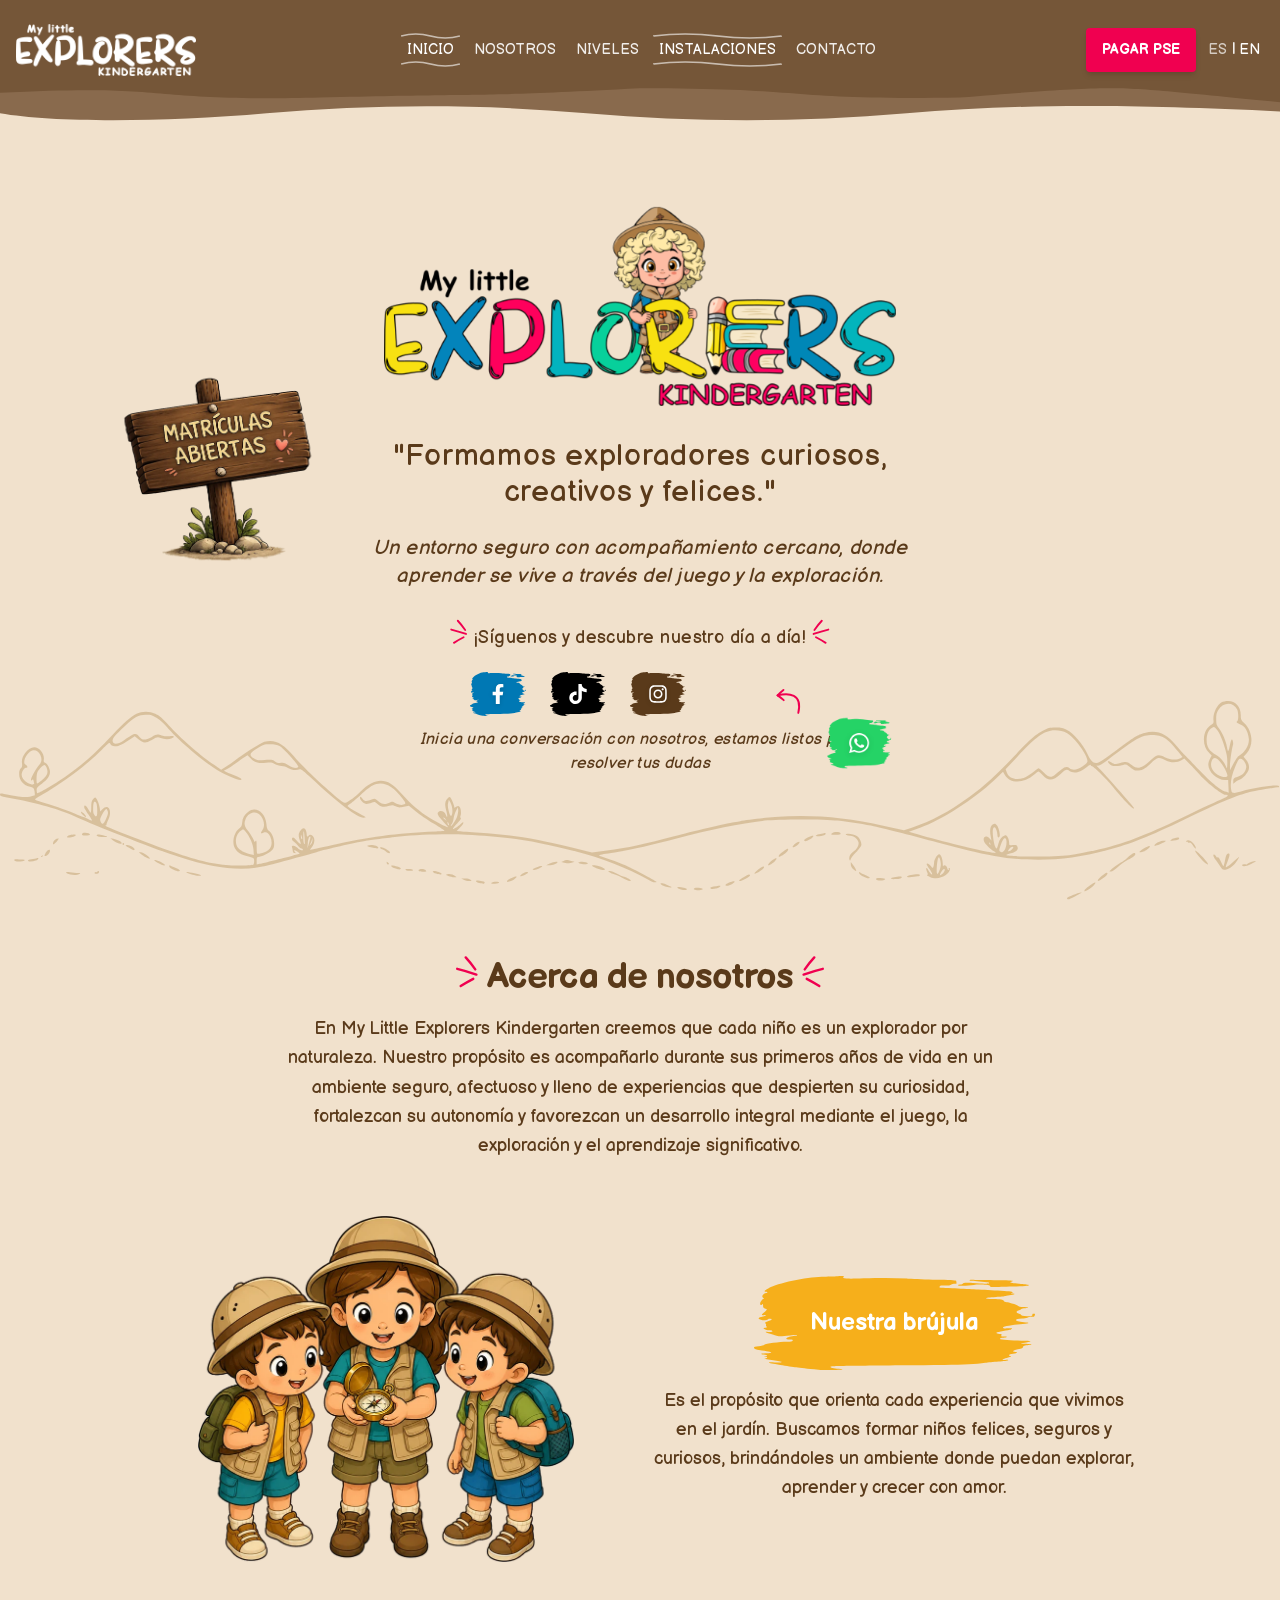
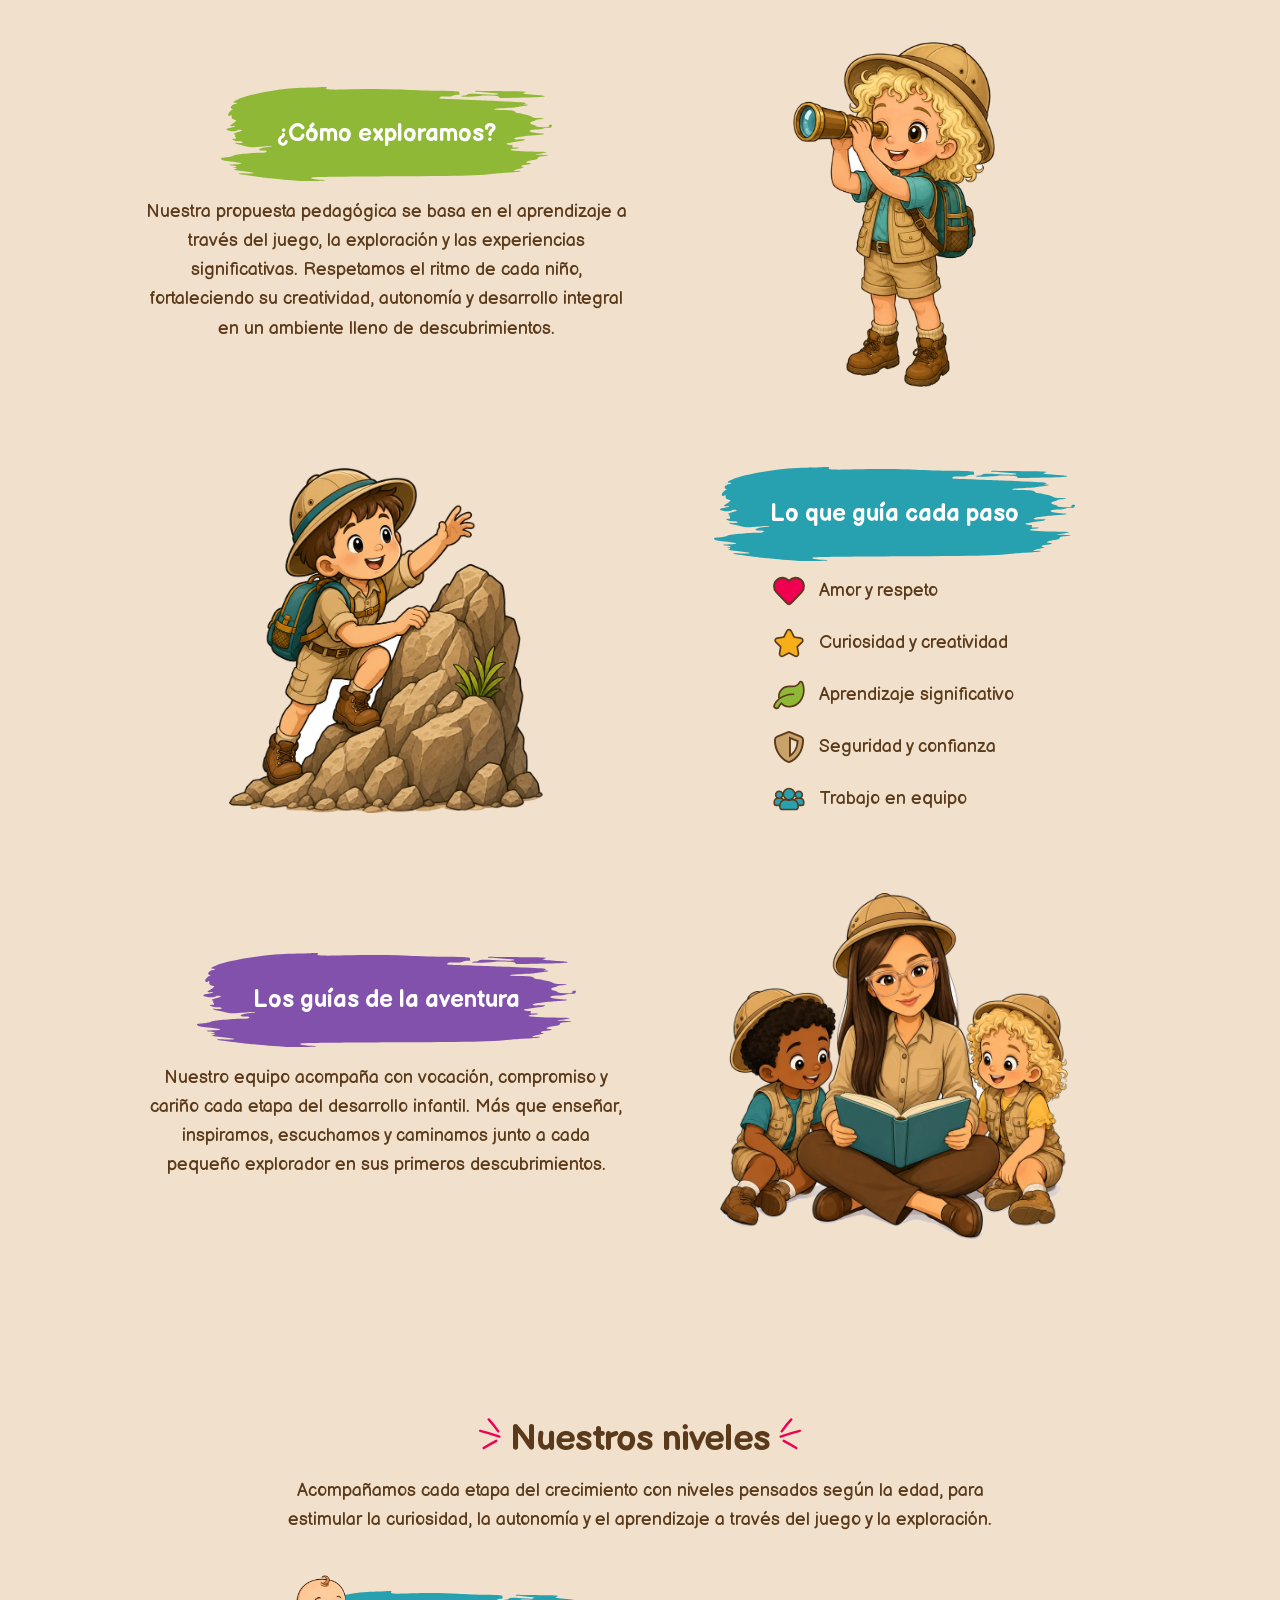
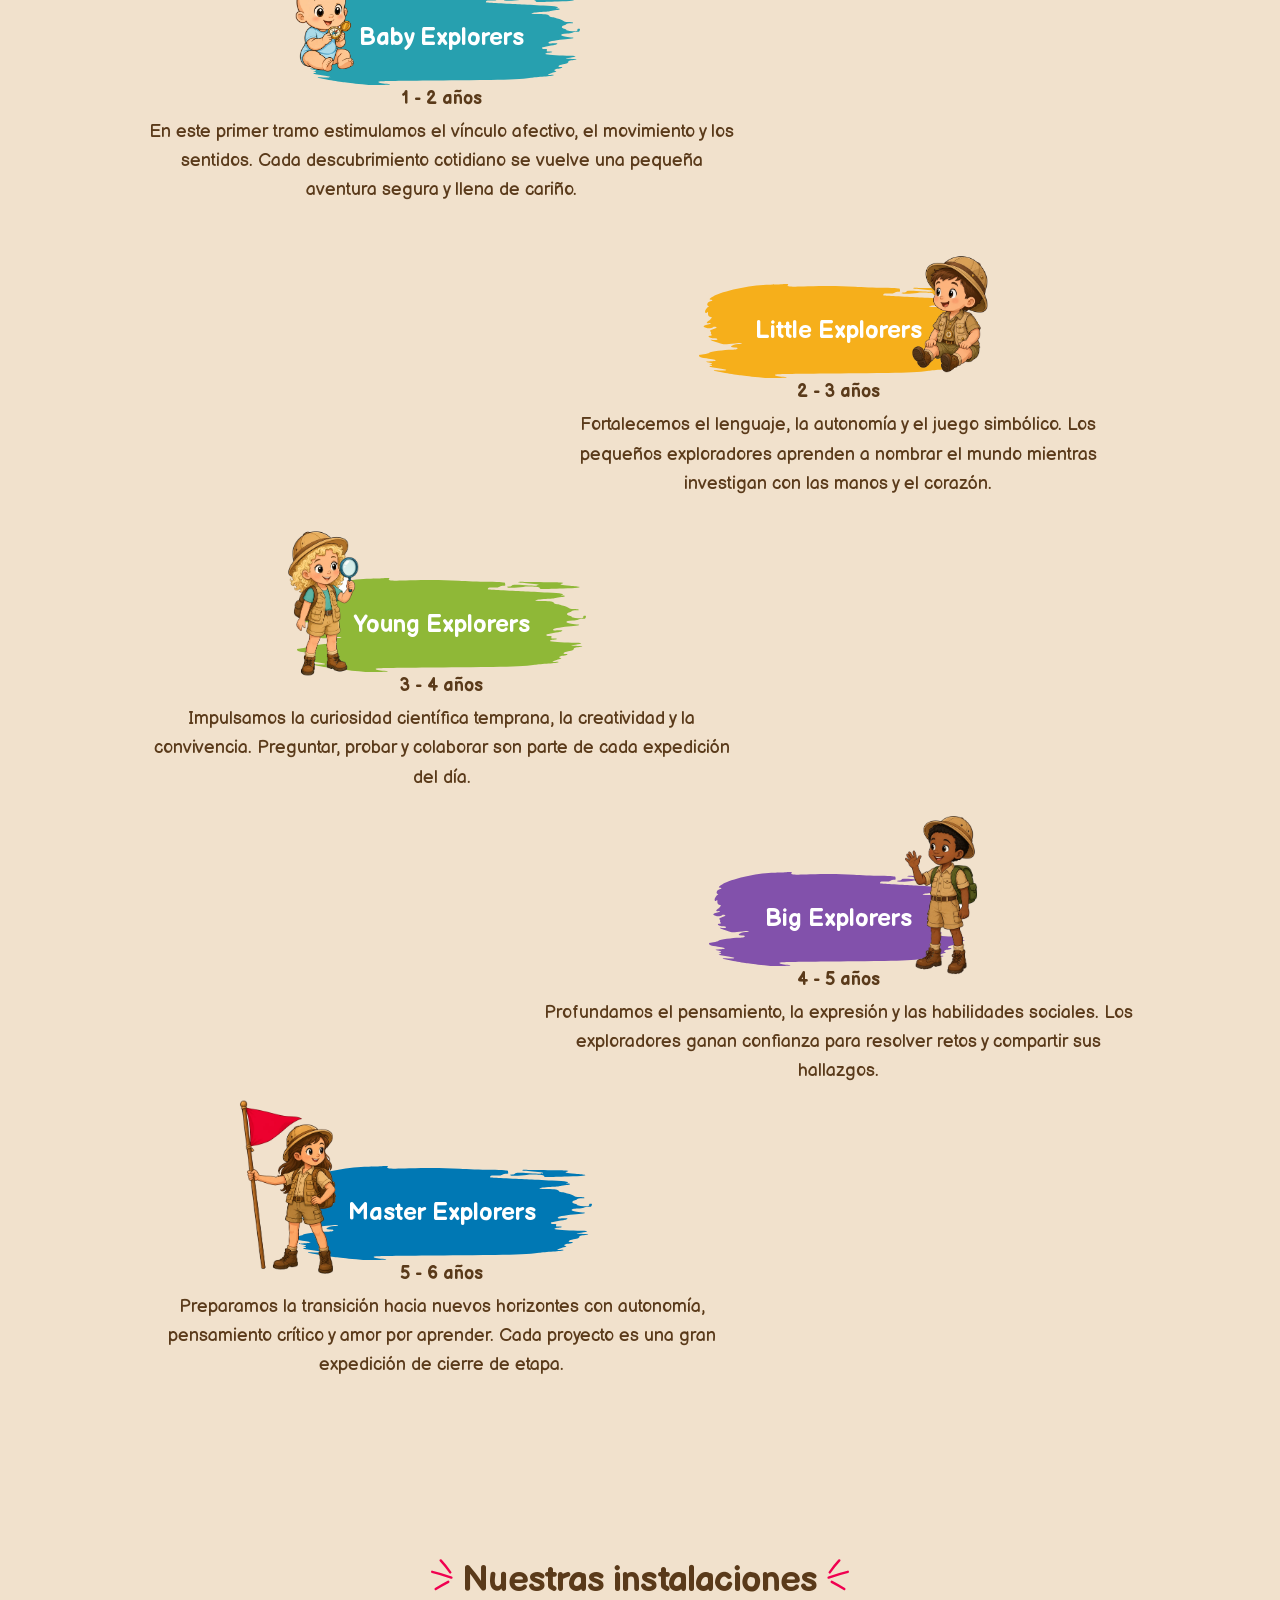
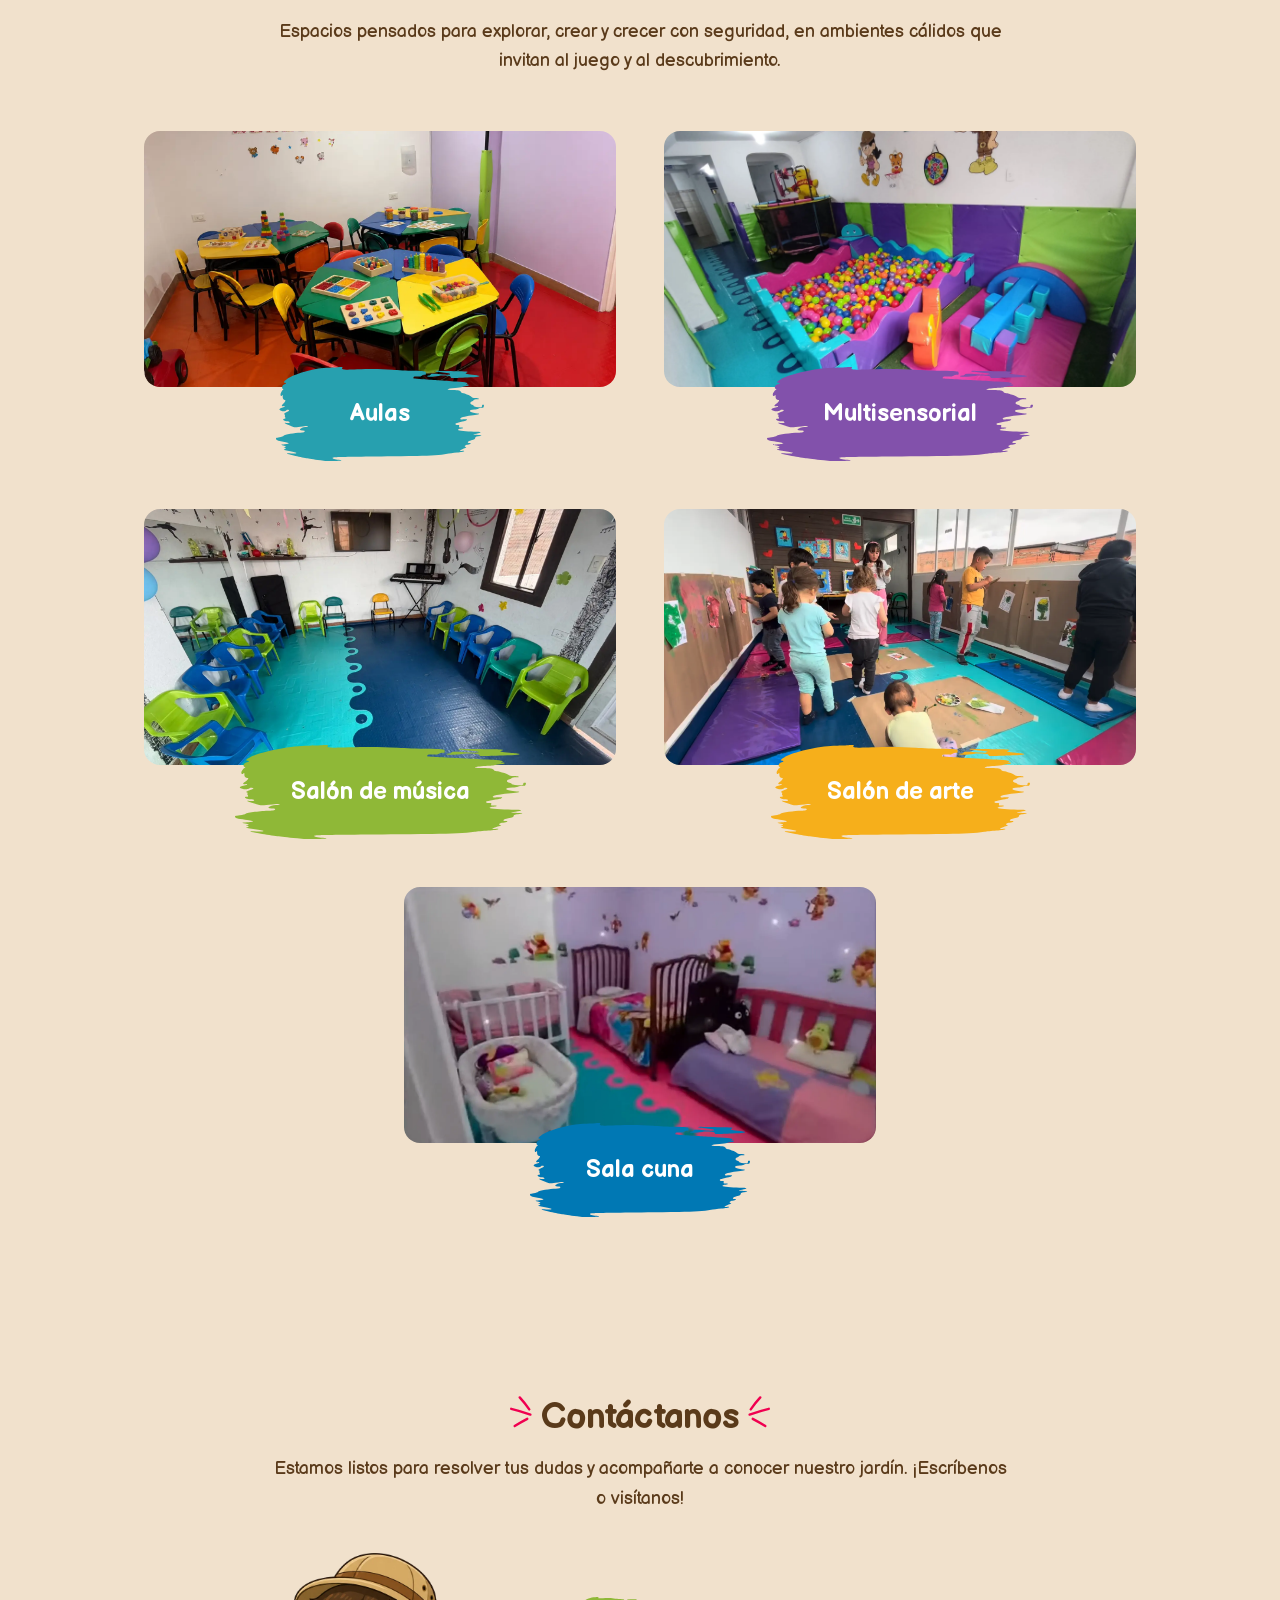
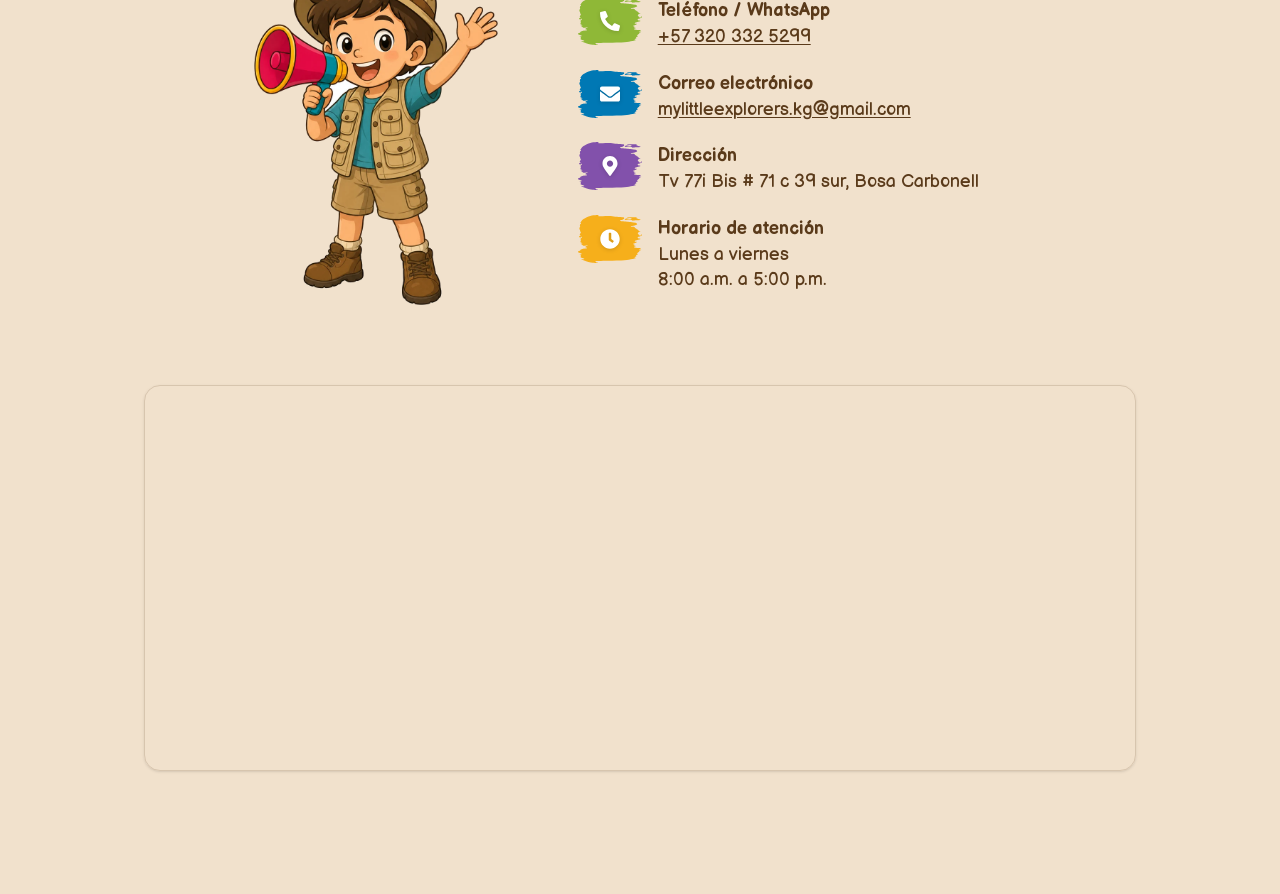
<file: instalaciones.html>
<!DOCTYPE html><!--uZ9GzxajvLNK6cp97I_E4--><html lang="es"><head><meta charSet="utf-8"/><meta name="viewport" content="width=device-width, initial-scale=1, viewport-fit=cover"/><link rel="preload" href="/_next/static/media/23c67fdc37a0be90-s.p.f23a2ffc.woff2" as="font" crossorigin="" type="font/woff2"/><link rel="preload" href="/_next/static/media/d467006c6ab94bef-s.p.2dcc21f4.woff2" as="font" crossorigin="" type="font/woff2"/><link rel="preload" as="image" href="/images/logo-white.webp"/><link rel="preload" as="image" href="/images/logo.webp"/><link rel="preload" as="image" href="/images/open-registrations.webp"/><link rel="preload" as="image" href="/images/about/compass.webp"/><link rel="preload" as="image" href="/images/about/explore.webp"/><link rel="preload" as="image" href="/images/about/values.webp"/><link rel="preload" as="image" href="/images/about/team.webp"/><link rel="preload" as="image" href="/images/levels/baby-explorers.webp"/><link rel="preload" as="image" href="/images/levels/little-explorers.webp"/><link rel="preload" as="image" href="/images/levels/young-explorers.webp"/><link rel="stylesheet" href="/_next/static/chunks/d91406f51fdc5056.css" data-precedence="next"/><link rel="preload" as="script" fetchPriority="low" href="/_next/static/chunks/e060632d69e31f4e.js"/><script src="/_next/static/chunks/c88b5ee29e234c33.js" async=""></script><script src="/_next/static/chunks/80a5431d4e78c469.js" async=""></script><script src="/_next/static/chunks/803af64ae7e3251d.js" async=""></script><script src="/_next/static/chunks/turbopack-c8decf0068a0c889.js" async=""></script><script src="/_next/static/chunks/72a8df05664ba2ac.js" async=""></script><script src="/_next/static/chunks/ef82211496aa8624.js" async=""></script><script src="/_next/static/chunks/221e0744b683f94b.js" async=""></script><script src="/_next/static/chunks/54acdc74ad0965ad.js" async=""></script><script src="/_next/static/chunks/9406d52ee4d20d0c.js" async=""></script><script src="/_next/static/chunks/c68965ccfb8de2c8.js" async=""></script><script src="/_next/static/chunks/3ac2e61271c515dd.js" async=""></script><link rel="preload" as="image" href="/images/levels/big-explorers.webp"/><link rel="preload" as="image" href="/images/levels/master-explorers.webp"/><link rel="preload" as="image" href="/images/facilities/classrooms.webp"/><link rel="preload" as="image" href="/images/facilities/multisensory.webp"/><link rel="preload" as="image" href="/images/facilities/music.webp"/><link rel="preload" as="image" href="/images/facilities/art.webp"/><link rel="preload" as="image" href="/images/facilities/nursery.webp"/><link rel="preload" as="image" href="/images/contact/signpost.webp"/><meta name="next-size-adjust" content=""/><meta name="theme-color" content="#5A3A1A"/><title>My Little Explorers Kindergarten</title><meta name="description" content="Formamos exploradores curiosos, creativos y felices. Jardín infantil en Bosa, Bogotá. Conoce nuestros niveles y escríbenos."/><meta name="author" content="My Little Explorers Kindergarten"/><meta name="keywords" content="jardín infantil,kindergarten,Bosa,Bogotá,educación inicial,preescolar"/><meta name="creator" content="My Little Explorers Kindergarten"/><meta name="robots" content="index, follow"/><meta property="og:title" content="My Little Explorers Kindergarten"/><meta property="og:description" content="Formamos exploradores curiosos, creativos y felices. Jardín infantil en Bosa."/><meta property="og:url" content="https://mylittleexplorerskindergarten.com"/><meta property="og:site_name" content="My Little Explorers Kindergarten"/><meta property="og:locale" content="es_CO"/><meta property="og:type" content="website"/><meta name="twitter:card" content="summary_large_image"/><meta name="twitter:title" content="My Little Explorers Kindergarten"/><meta name="twitter:description" content="Formamos exploradores curiosos, creativos y felices. Jardín infantil en Bosa."/><link rel="icon" href="/favicon.ico?favicon.d2ee3944.ico" sizes="28x32" type="image/x-icon"/><script src="/_next/static/chunks/a6dad97d9634a72d.js" noModule=""></script></head><body class="balsamiq_sans_4f98b61a-module__Xv82Va__variable font-[family-name:var(--font-balsamiq-sans)] antialiased"><div hidden=""><!--$--><!--/$--></div><div class="landing-page-bg flex w-full flex-col"><header class="pointer-events-none sticky top-0 z-50 w-full min-h-[var(--landing-header-height)] overflow-hidden bg-transparent"><svg aria-hidden="true" class="absolute inset-0 h-full w-full" fill="none" preserveAspectRatio="none" viewBox="0 0 1200 140" xmlns="http://www.w3.org/2000/svg"><path d="M0 0 H1200 V120 C1050 112 950 112 850 122 C750 132 650 132 550 122 C450 112 350 112 250 122 C150 132 50 132 0 122 L0 0 Z" fill="var(--landing-header-brown-2)"></path><path d="M0 0 H1200 V110 C1034 92 1066 90 900 105 C734 108 766 95 600 95 C434 105 466 100 300 105 C134 110 166 90 0 100 L0 0 Z" fill="var(--landing-header-brown-1)"></path></svg><div class="pointer-events-auto relative z-10 flex items-center justify-between gap-2 px-2 min-h-[100px] md:px-4"><span class="w-12 shrink-0 md:hidden" aria-hidden="true"></span><a aria-label="My Little Explorers Kindergarten - Inicio" href="/"><img src="/images/logo-white.webp" alt="My Little Explorers Logo" class="w-full h-auto max-w-45 object-contain cursor-pointer transition-transform hover:scale-105" width="265" height="80"/></a><nav aria-label="Abrir menú" class="hidden flex-1 items-center justify-center gap-2 md:flex"><a class="header-nav-link group relative rounded px-1.5 py-1 text-sm font-medium uppercase transition-colors focus-visible:outline focus-visible:ring-2 focus-visible:ring-white/80 focus-visible:ring-offset-2 focus-visible:ring-offset-[var(--landing-header-brown-2)] min-h-[36px] inline-flex items-center justify-center text-center text-[var(--landing-header-text-muted)]" href="/"><span class="header-nav-wave header-nav-wave-top pointer-events-none absolute left-0 right-0 top-0 flex h-2 items-center" aria-hidden="true"><svg viewBox="0 0 40 8" class="h-full w-full shrink-0" preserveAspectRatio="none" aria-hidden="true"><path d="M0 4 Q 10 0 20 4 Q 30 8 40 4" stroke="currentColor" fill="none" stroke-width="1.5"></path></svg></span><span class="header-nav-wave header-nav-wave-bottom pointer-events-none absolute bottom-0 left-0 right-0 flex h-2 items-center" aria-hidden="true"><svg viewBox="0 0 40 8" class="h-full w-full shrink-0" preserveAspectRatio="none" aria-hidden="true"><path d="M0 4 Q 10 0 20 4 Q 30 8 40 4" stroke="currentColor" fill="none" stroke-width="1.5"></path></svg></span>Inicio</a><a class="header-nav-link group relative rounded px-1.5 py-1 text-sm font-medium uppercase transition-colors focus-visible:outline focus-visible:ring-2 focus-visible:ring-white/80 focus-visible:ring-offset-2 focus-visible:ring-offset-[var(--landing-header-brown-2)] min-h-[36px] inline-flex items-center justify-center text-center text-[var(--landing-header-text-muted)]" href="/nosotros"><span class="header-nav-wave header-nav-wave-top pointer-events-none absolute left-0 right-0 top-0 flex h-2 items-center" aria-hidden="true"><svg viewBox="0 0 40 8" class="h-full w-full shrink-0" preserveAspectRatio="none" aria-hidden="true"><path d="M0 4 Q 10 0 20 4 Q 30 8 40 4" stroke="currentColor" fill="none" stroke-width="1.5"></path></svg></span><span class="header-nav-wave header-nav-wave-bottom pointer-events-none absolute bottom-0 left-0 right-0 flex h-2 items-center" aria-hidden="true"><svg viewBox="0 0 40 8" class="h-full w-full shrink-0" preserveAspectRatio="none" aria-hidden="true"><path d="M0 4 Q 10 0 20 4 Q 30 8 40 4" stroke="currentColor" fill="none" stroke-width="1.5"></path></svg></span>Nosotros</a><a class="header-nav-link group relative rounded px-1.5 py-1 text-sm font-medium uppercase transition-colors focus-visible:outline focus-visible:ring-2 focus-visible:ring-white/80 focus-visible:ring-offset-2 focus-visible:ring-offset-[var(--landing-header-brown-2)] min-h-[36px] inline-flex items-center justify-center text-center text-[var(--landing-header-text-muted)]" href="/niveles"><span class="header-nav-wave header-nav-wave-top pointer-events-none absolute left-0 right-0 top-0 flex h-2 items-center" aria-hidden="true"><svg viewBox="0 0 40 8" class="h-full w-full shrink-0" preserveAspectRatio="none" aria-hidden="true"><path d="M0 4 Q 10 0 20 4 Q 30 8 40 4" stroke="currentColor" fill="none" stroke-width="1.5"></path></svg></span><span class="header-nav-wave header-nav-wave-bottom pointer-events-none absolute bottom-0 left-0 right-0 flex h-2 items-center" aria-hidden="true"><svg viewBox="0 0 40 8" class="h-full w-full shrink-0" preserveAspectRatio="none" aria-hidden="true"><path d="M0 4 Q 10 0 20 4 Q 30 8 40 4" stroke="currentColor" fill="none" stroke-width="1.5"></path></svg></span>Niveles</a><a class="header-nav-link group relative rounded px-1.5 py-1 text-sm font-medium uppercase transition-colors focus-visible:outline focus-visible:ring-2 focus-visible:ring-white/80 focus-visible:ring-offset-2 focus-visible:ring-offset-[var(--landing-header-brown-2)] min-h-[36px] inline-flex items-center justify-center text-center is-active text-[var(--landing-header-text)]" href="/instalaciones"><span class="header-nav-wave header-nav-wave-top pointer-events-none absolute left-0 right-0 top-0 flex h-2 items-center" aria-hidden="true"><svg viewBox="0 0 40 8" class="h-full w-full shrink-0" preserveAspectRatio="none" aria-hidden="true"><path d="M0 4 Q 10 0 20 4 Q 30 8 40 4" stroke="currentColor" fill="none" stroke-width="1.5"></path></svg></span><span class="header-nav-wave header-nav-wave-bottom pointer-events-none absolute bottom-0 left-0 right-0 flex h-2 items-center" aria-hidden="true"><svg viewBox="0 0 40 8" class="h-full w-full shrink-0" preserveAspectRatio="none" aria-hidden="true"><path d="M0 4 Q 10 0 20 4 Q 30 8 40 4" stroke="currentColor" fill="none" stroke-width="1.5"></path></svg></span>Instalaciones</a><a class="header-nav-link group relative rounded px-1.5 py-1 text-sm font-medium uppercase transition-colors focus-visible:outline focus-visible:ring-2 focus-visible:ring-white/80 focus-visible:ring-offset-2 focus-visible:ring-offset-[var(--landing-header-brown-2)] min-h-[36px] inline-flex items-center justify-center text-center text-[var(--landing-header-text-muted)]" href="/contacto"><span class="header-nav-wave header-nav-wave-top pointer-events-none absolute left-0 right-0 top-0 flex h-2 items-center" aria-hidden="true"><svg viewBox="0 0 40 8" class="h-full w-full shrink-0" preserveAspectRatio="none" aria-hidden="true"><path d="M0 4 Q 10 0 20 4 Q 30 8 40 4" stroke="currentColor" fill="none" stroke-width="1.5"></path></svg></span><span class="header-nav-wave header-nav-wave-bottom pointer-events-none absolute bottom-0 left-0 right-0 flex h-2 items-center" aria-hidden="true"><svg viewBox="0 0 40 8" class="h-full w-full shrink-0" preserveAspectRatio="none" aria-hidden="true"><path d="M0 4 Q 10 0 20 4 Q 30 8 40 4" stroke="currentColor" fill="none" stroke-width="1.5"></path></svg></span>Contacto</a></nav><div class="hidden shrink-0 items-center gap-2 md:flex"><a href="https://www.mipagoamigo.com/MPA_WebSite/ServicePayments/StartPayment?searchedAgreementName=MY%20LITTLE%20EXPLORERS%20KINDERGARTEN%20SAS" target="_blank" rel="noopener noreferrer" class="inline-flex min-h-[44px] items-center justify-center rounded px-4 py-2 text-sm font-bold uppercase text-white shadow-md transition-transform hover:scale-[1.02] focus-visible:outline focus-visible:ring-2 focus-visible:ring-white focus-visible:ring-offset-2 focus-visible:ring-offset-[var(--landing-header-brown-2)]" id="header-pay-pse" style="background-color:#F00050">Pagar PSE</a><nav aria-label="Idioma" class="flex items-center gap-px"><span class="flex items-center"><button type="button" class="cursor-pointer text-sm uppercase transition-opacity min-h-[32px] min-w-0 inline-flex items-center justify-center rounded px-1 py-0.5 focus-visible:outline focus-visible:ring-2 focus-visible:ring-white/80 opacity-70" aria-current="true" style="color:var(--landing-header-text)">ES</button></span><span class="flex items-center"><span class="text-[var(--landing-header-text-muted)]" aria-hidden="true">|</span><button type="button" class="cursor-pointer text-sm uppercase transition-opacity min-h-[32px] min-w-0 inline-flex items-center justify-center rounded px-1 py-0.5 focus-visible:outline focus-visible:ring-2 focus-visible:ring-white/80 opacity-100 hover:opacity-90" style="color:var(--landing-header-text)">EN</button></span></nav></div><button type="button" class="flex h-12 w-12 shrink-0 cursor-pointer flex-col items-center justify-center gap-1.5 rounded text-[var(--landing-header-text)] focus-visible:outline focus-visible:ring-2 focus-visible:ring-white/80 focus-visible:ring-offset-2 focus-visible:ring-offset-[var(--landing-header-brown-2)] md:hidden" aria-expanded="false" aria-label="Abrir menú"><span class="block h-[3px] w-6 rounded-full bg-current transition-all duration-200" style="transform:none"></span><span class="block h-[3px] w-6 rounded-full bg-current transition-all duration-200" style="opacity:1"></span><span class="block h-[3px] w-6 rounded-full bg-current transition-all duration-200" style="transform:none"></span></button></div><div aria-hidden="true" class="fixed left-0 right-0 top-[105px] z-40 flex flex-col bg-[var(--landing-header-brown-2)] px-6 pt-8 pb-8 transition-transform duration-300 ease-out md:top-[80px] md:hidden" style="bottom:0;pointer-events:none;transform:translateX(100%)"><nav class="flex flex-1 flex-col items-center justify-center gap-4 text-center" aria-label="Abrir menú"><a class="header-nav-link group relative rounded px-1.5 py-1 text-sm font-medium uppercase transition-colors focus-visible:outline focus-visible:ring-2 focus-visible:ring-white/80 focus-visible:ring-offset-2 focus-visible:ring-offset-[var(--landing-header-brown-2)] min-h-[36px] inline-flex items-center justify-center text-center text-[var(--landing-header-text-muted)]" href="/"><span class="header-nav-wave header-nav-wave-top pointer-events-none absolute left-0 right-0 top-0 flex h-2 items-center" aria-hidden="true"><svg viewBox="0 0 40 8" class="h-full w-full shrink-0" preserveAspectRatio="none" aria-hidden="true"><path d="M0 4 Q 10 0 20 4 Q 30 8 40 4" stroke="currentColor" fill="none" stroke-width="1.5"></path></svg></span><span class="header-nav-wave header-nav-wave-bottom pointer-events-none absolute bottom-0 left-0 right-0 flex h-2 items-center" aria-hidden="true"><svg viewBox="0 0 40 8" class="h-full w-full shrink-0" preserveAspectRatio="none" aria-hidden="true"><path d="M0 4 Q 10 0 20 4 Q 30 8 40 4" stroke="currentColor" fill="none" stroke-width="1.5"></path></svg></span>Inicio</a><a class="header-nav-link group relative rounded px-1.5 py-1 text-sm font-medium uppercase transition-colors focus-visible:outline focus-visible:ring-2 focus-visible:ring-white/80 focus-visible:ring-offset-2 focus-visible:ring-offset-[var(--landing-header-brown-2)] min-h-[36px] inline-flex items-center justify-center text-center text-[var(--landing-header-text-muted)]" href="/nosotros"><span class="header-nav-wave header-nav-wave-top pointer-events-none absolute left-0 right-0 top-0 flex h-2 items-center" aria-hidden="true"><svg viewBox="0 0 40 8" class="h-full w-full shrink-0" preserveAspectRatio="none" aria-hidden="true"><path d="M0 4 Q 10 0 20 4 Q 30 8 40 4" stroke="currentColor" fill="none" stroke-width="1.5"></path></svg></span><span class="header-nav-wave header-nav-wave-bottom pointer-events-none absolute bottom-0 left-0 right-0 flex h-2 items-center" aria-hidden="true"><svg viewBox="0 0 40 8" class="h-full w-full shrink-0" preserveAspectRatio="none" aria-hidden="true"><path d="M0 4 Q 10 0 20 4 Q 30 8 40 4" stroke="currentColor" fill="none" stroke-width="1.5"></path></svg></span>Nosotros</a><a class="header-nav-link group relative rounded px-1.5 py-1 text-sm font-medium uppercase transition-colors focus-visible:outline focus-visible:ring-2 focus-visible:ring-white/80 focus-visible:ring-offset-2 focus-visible:ring-offset-[var(--landing-header-brown-2)] min-h-[36px] inline-flex items-center justify-center text-center text-[var(--landing-header-text-muted)]" href="/niveles"><span class="header-nav-wave header-nav-wave-top pointer-events-none absolute left-0 right-0 top-0 flex h-2 items-center" aria-hidden="true"><svg viewBox="0 0 40 8" class="h-full w-full shrink-0" preserveAspectRatio="none" aria-hidden="true"><path d="M0 4 Q 10 0 20 4 Q 30 8 40 4" stroke="currentColor" fill="none" stroke-width="1.5"></path></svg></span><span class="header-nav-wave header-nav-wave-bottom pointer-events-none absolute bottom-0 left-0 right-0 flex h-2 items-center" aria-hidden="true"><svg viewBox="0 0 40 8" class="h-full w-full shrink-0" preserveAspectRatio="none" aria-hidden="true"><path d="M0 4 Q 10 0 20 4 Q 30 8 40 4" stroke="currentColor" fill="none" stroke-width="1.5"></path></svg></span>Niveles</a><a class="header-nav-link group relative rounded px-1.5 py-1 text-sm font-medium uppercase transition-colors focus-visible:outline focus-visible:ring-2 focus-visible:ring-white/80 focus-visible:ring-offset-2 focus-visible:ring-offset-[var(--landing-header-brown-2)] min-h-[36px] inline-flex items-center justify-center text-center is-active text-[var(--landing-header-text)]" href="/instalaciones"><span class="header-nav-wave header-nav-wave-top pointer-events-none absolute left-0 right-0 top-0 flex h-2 items-center" aria-hidden="true"><svg viewBox="0 0 40 8" class="h-full w-full shrink-0" preserveAspectRatio="none" aria-hidden="true"><path d="M0 4 Q 10 0 20 4 Q 30 8 40 4" stroke="currentColor" fill="none" stroke-width="1.5"></path></svg></span><span class="header-nav-wave header-nav-wave-bottom pointer-events-none absolute bottom-0 left-0 right-0 flex h-2 items-center" aria-hidden="true"><svg viewBox="0 0 40 8" class="h-full w-full shrink-0" preserveAspectRatio="none" aria-hidden="true"><path d="M0 4 Q 10 0 20 4 Q 30 8 40 4" stroke="currentColor" fill="none" stroke-width="1.5"></path></svg></span>Instalaciones</a><a class="header-nav-link group relative rounded px-1.5 py-1 text-sm font-medium uppercase transition-colors focus-visible:outline focus-visible:ring-2 focus-visible:ring-white/80 focus-visible:ring-offset-2 focus-visible:ring-offset-[var(--landing-header-brown-2)] min-h-[36px] inline-flex items-center justify-center text-center text-[var(--landing-header-text-muted)]" href="/contacto"><span class="header-nav-wave header-nav-wave-top pointer-events-none absolute left-0 right-0 top-0 flex h-2 items-center" aria-hidden="true"><svg viewBox="0 0 40 8" class="h-full w-full shrink-0" preserveAspectRatio="none" aria-hidden="true"><path d="M0 4 Q 10 0 20 4 Q 30 8 40 4" stroke="currentColor" fill="none" stroke-width="1.5"></path></svg></span><span class="header-nav-wave header-nav-wave-bottom pointer-events-none absolute bottom-0 left-0 right-0 flex h-2 items-center" aria-hidden="true"><svg viewBox="0 0 40 8" class="h-full w-full shrink-0" preserveAspectRatio="none" aria-hidden="true"><path d="M0 4 Q 10 0 20 4 Q 30 8 40 4" stroke="currentColor" fill="none" stroke-width="1.5"></path></svg></span>Contacto</a></nav><div class="flex flex-col items-center gap-4 border-t border-white/20 pt-6 text-center"><a href="https://www.mipagoamigo.com/MPA_WebSite/ServicePayments/StartPayment?searchedAgreementName=MY%20LITTLE%20EXPLORERS%20KINDERGARTEN%20SAS" target="_blank" rel="noopener noreferrer" class="inline-flex min-h-[48px] items-center justify-center rounded px-6 py-3 text-sm font-bold uppercase text-white shadow-md" style="background-color:#F00050">Pagar PSE</a><nav aria-label="Idioma" class="flex items-center gap-px"><span class="flex items-center"><button type="button" class="cursor-pointer text-sm uppercase transition-opacity min-h-[32px] min-w-0 inline-flex items-center justify-center rounded px-1 py-0.5 focus-visible:outline focus-visible:ring-2 focus-visible:ring-white/80 opacity-70" aria-current="true" style="color:var(--landing-header-text)">ES</button></span><span class="flex items-center"><span class="text-[var(--landing-header-text-muted)]" aria-hidden="true">|</span><button type="button" class="cursor-pointer text-sm uppercase transition-opacity min-h-[32px] min-w-0 inline-flex items-center justify-center rounded px-1 py-0.5 focus-visible:outline focus-visible:ring-2 focus-visible:ring-white/80 opacity-100 hover:opacity-90" style="color:var(--landing-header-text)">EN</button></span></nav></div></div></header><main class="flex flex-1 flex-col"><div aria-hidden="true" class="pointer-events-none fixed inset-x-0 bottom-0 z-0 h-[var(--landing-mountains-clearance)] bg-[length:100%_auto] bg-bottom bg-no-repeat" style="background-image:url(&#x27;/images/mountains.svg&#x27;)"></div><section id="landing-home" class="relative z-10 flex w-full flex-col min-h-[calc(100dvh-var(--landing-header-height))] scroll-mt-[var(--landing-header-height)] pb-[var(--landing-section-bottom-padding)]"><div class="mx-auto flex w-full max-w-[var(--landing-section-max-width)] min-h-0 flex-1 flex-col px-4 items-center justify-center pt-5 text-center"><div class="relative mx-auto flex w-full max-w-lg flex-col items-center lg:max-w-xl"><div class="reveal-on-scroll reveal-on-scroll--from-up"><img class="h-auto w-full max-w-[min(22rem,85vw)] object-contain sm:max-w-[24rem] md:max-w-[28rem] lg:max-w-[32rem]" src="/images/logo.webp" alt="My Little Explorers Kindergarten" width="658" height="256"/></div><div class="reveal-on-scroll reveal-on-scroll--from-up mt-6 lg:absolute lg:left-0 lg:top-20 lg:mt-20"><img class="h-auto w-40 object-contain sm:w-44 md:w-48 lg:w-48 lg:-translate-x-[calc(100%+1.25rem)] xl:w-52 xl:-translate-x-[calc(100%+2rem)]" src="/images/open-registrations.webp" alt="Matrículas abiertas" width="1024" height="1536"/></div><div class="reveal-on-scroll reveal-on-scroll--from-up"><p class="mt-3 max-w-lg text-xl tracking-wide text-[var(--landing-header-brown-3)] sm:text-2xl md:text-3xl lg:mt-8">&quot;Formamos exploradores curiosos, creativos y felices.&quot;</p></div><div class="reveal-on-scroll reveal-on-scroll--from-up"><p class="mt-6 max-w-2xl text-base italic tracking-wide text-[var(--landing-header-brown-3)] sm:text-lg md:text-xl">Un entorno seguro con acompañamiento cercano, donde aprender se vive a través del juego y la exploración.</p></div><div class="mt-8 flex w-full flex-col items-center"><div class="reveal-on-scroll reveal-on-scroll--from-up"><p class="flex max-w-md items-start justify-center gap-1 text-base font-medium tracking-wide text-[var(--landing-header-brown-3)] sm:text-lg"><svg aria-hidden="true" viewBox="0 0 26 36" fill="none" xmlns="http://www.w3.org/2000/svg" class="-mt-1.5 h-8 w-5 shrink-0 self-start sm:-mt-2 sm:h-9 sm:w-[1.35rem] rotate-[12deg] text-[var(--landing-palette-fuchsia)]"><path d="M20 14Q14 8.5 9 5" stroke="currentColor" stroke-width="2.25" stroke-linecap="round"></path><path d="M22 18.5Q12 17.2 3.5 17" stroke="currentColor" stroke-width="2.25" stroke-linecap="round"></path><path d="M20 23Q14.5 27.5 10 32" stroke="currentColor" stroke-width="2.25" stroke-linecap="round"></path></svg><span class="pt-0.5">¡Síguenos y descubre nuestro día a día!</span><svg aria-hidden="true" viewBox="0 0 26 36" fill="none" xmlns="http://www.w3.org/2000/svg" class="-mt-1.5 h-8 w-5 shrink-0 self-start sm:-mt-2 sm:h-9 sm:w-[1.35rem] -rotate-[12deg] -scale-x-100 text-[var(--landing-palette-fuchsia)]"><path d="M20 14Q14 8.5 9 5" stroke="currentColor" stroke-width="2.25" stroke-linecap="round"></path><path d="M22 18.5Q12 17.2 3.5 17" stroke="currentColor" stroke-width="2.25" stroke-linecap="round"></path><path d="M20 23Q14.5 27.5 10 32" stroke="currentColor" stroke-width="2.25" stroke-linecap="round"></path></svg></p></div><nav aria-label="Redes sociales" class="mt-5 flex flex-wrap items-center justify-center gap-2.5 sm:gap-6"><div class="reveal-on-scroll reveal-on-scroll--from-up"><a href="https://www.facebook.com/mylittleexplorerskindergarten" target="_blank" rel="noopener noreferrer" aria-label="Facebook" class="relative inline-flex h-11 w-14 shrink-0 items-center justify-center transition-transform hover:scale-110 focus-visible:outline focus-visible:ring-2 focus-visible:ring-[var(--home-social-blob-color)] focus-visible:ring-offset-2 focus-visible:ring-offset-[var(--landing-bg)]" style="--home-social-blob-color:#0078B4"><svg aria-hidden="true" class="pointer-events-none absolute inset-0 h-full w-full overflow-visible" preserveAspectRatio="none" viewBox="0 0 684.71313 153.52399"><g transform="translate(-48.209526,-79.694601)"><path d="m 205.05607,232.74304 c -28.5013,-1.5452 -43.39858,-2.60146 -54,-3.82875 -6.875,-0.79589 -24.425,-2.61293 -39,-4.03787 -30.070694,-2.93989 -37.204174,-5.02077 -13.391218,-3.90631 15.461918,0.72364 23.135948,-0.72029 10.654718,-2.00477 -3.16992,-0.32623 -9.588498,-1.02239 -14.263498,-1.54704 -4.675,-0.52465 -11.65,-1.27202 -15.5,-1.66082 -7,-0.70692 -7,-0.70692 -2.659984,-1.60326 4.951163,-1.02255 4.801911,-1.74014 -0.578973,-2.78365 -3.761043,-0.72938 -3.761043,-0.72938 -0.17771,-0.84438 7.133351,-0.22893 4.896329,-1.63822 -4.240852,-2.67168 -9.342481,-1.05667 -9.342481,-1.05667 4.975817,-1.8817 21.209902,-1.22212 18.491502,-2.10928 -16.663259,-5.43809 -6.265662,-0.5933 -9.870706,-1.41063 -10.940476,-2.4804 -2.330768,-2.33076 -1.651695,-2.55694 10.644351,-3.54536 6.701604,-0.5387 12.082322,-1.48447 13.415569,-2.35805 2.696745,-1.76697 37.603895,-4.93922 54.725515,-4.97328 11.20988,-0.0223 15.66052,-0.88868 14.46899,-2.81661 -0.32286,-0.52241 -3.97297,-0.94983 -8.11134,-0.94983 -14.39152,0 -6.28067,-4.47299 10.21318,-5.63239 5.2399,-0.36833 9.16756,-0.9806 8.72813,-1.3606 -0.43943,-0.37999 -8.22396,-0.11466 -17.29896,0.58963 -21.87704,1.69783 -30.18557,1.69439 -34.72976,-0.0144 -2.073628,-0.77972 -8.270238,-2.17817 -13.770238,-3.10764 -11.646512,-1.9682 -14.929648,-3.71961 -5.284211,-2.81891 7.547395,0.70479 13.692291,-0.31097 10.284211,-1.69999 -1.1,-0.44832 -3.837448,-0.84676 -6.083219,-0.88541 -5.838294,-0.1005 -15.467052,-2.17993 -14.834364,-3.20364 0.294589,-0.47666 2.084059,-0.86665 3.9766,-0.86665 2.391985,0 3.440983,-0.45728 3.440983,-1.5 0,-0.825 -0.480324,-1.5 -1.067388,-1.5 -0.612312,0 -0.796754,-0.85269 -0.432612,-2 0.450475,-1.41932 0.1797,-2 -0.932612,-2 -0.862064,0 -1.567388,-0.43266 -1.567388,-0.96146 0,-0.92266 1.801863,-1.52649 12.23758,-4.10096 2.605669,-0.64282 4.491611,-1.56674 4.190983,-2.05317 -0.65978,-1.06754 -7.793239,-1.1864 -8.832476,-0.14716 -0.405485,0.40548 -1.267985,0.76535 -1.916666,0.79971 -0.648682,0.0344 -2.793694,0.41394 -4.766694,0.84351 -3.8275,0.83336 -14.660751,-0.72849 -16.279272,-2.34702 -1.326114,-1.32611 3.295028,-2.95212 10.542973,-3.70968 3.237098,-0.33834 6.167123,-1.07063 6.511166,-1.6273 0.409252,-0.66219 -1.181721,-0.79809 -4.601438,-0.39308 -6.403287,0.75837 -6.509282,-0.81876 -0.25921,-3.85688 6.434733,-3.12788 9.493813,-6.44651 5.942329,-6.44651 -4.993798,0 -7.986428,-2.06708 -7.526771,-5.19893 0.428728,-2.92111 -0.94961,-3.69396 -2.975287,-1.66829 -1.584633,1.58464 -4.267217,0.31948 -4.267217,-2.0125 0,-2.14211 4.714068,-6.56058 8.244604,-7.72761 2.255396,-0.74553 2.255396,-0.74553 -0.244604,-1.3601 -6.441346,-1.58344 -0.192244,-8.03257 7.783433,-8.03257 1.219112,0 2.216567,-0.45 2.216567,-1 0,-0.55 -1.575,-1 -3.5,-1 -4.189038,0 -4.560357,-1.40548 -0.75,-2.83881 1.5125,-0.56896 5.45,-2.14748 8.75,-3.507826 17.857208,-7.36123 90.286088,-17.731671 127.499998,-18.255581 12.925,-0.18196 30.7,-0.55947 39.5,-0.83891 15.62645,-0.49622 15.94463,-0.46557 13.62833,1.3126 -3.66313,2.81211 7.16111,3.30666 49.46107,2.25983 44.07303,-1.09072 76.67835,-0.9219 115.9106,0.60014 16.5,0.64013 47.8875,1.48238 69.75,1.87167 30.97383,0.55153 39.75,0.9866 39.75,1.97056 0,0.69451 0.27314,1.97456 0.60699,2.844541 0.50447,1.31463 -0.25215,1.58179 -4.47976,1.58179 -2.79772,0 -6.78336,0.66372 -8.85699,1.47494 -2.07363,0.81121 -6.24524,1.47933 -9.27024,1.4847 -3.025,0.005 -8.26101,0.008 -11.63557,0.006 -4.56887,-0.003 -6.28445,0.38388 -6.71862,1.51529 -0.73249,1.90885 -4.76813,1.56172 30.35419,2.61092 16.775,0.501116 40.625,1.316676 53,1.812346 12.375,0.49568 38.3625,1.48026 57.75,2.18796 33.44549,1.22085 43.52797,2.52131 32.5,4.19191 -1.5125,0.22912 -0.1625,0.48401 3,0.56642 8.78709,0.22897 6.84261,1.8953 -3,2.57087 -4.8125,0.33031 -10.775,1.01992 -13.25,1.53246 -2.475,0.51255 -12.825,1.20829 -23,1.5461 -29.66588,0.9849 -33.94964,3.11766 -7,3.4851 17.66046,0.24079 24.9465,1.16831 26.15607,3.3297 0.72774,1.3004 2.37167,1.6856 7.19362,1.6856 3.43767,0 6.73826,0.48795 7.33465,1.08434 0.59639,0.59639 3.94889,1.33373 7.45,1.63854 3.7039,0.32246 8.33794,1.54162 11.08242,2.91566 3.89584,1.95047 6.33243,2.37369 14,2.43175 5.10578,0.0386 10.18324,0.45702 11.28324,0.92971 1.35087,0.58049 -0.59651,0.88424 -6,0.93588 -4.91975,0.047 -9.0751,0.63722 -10.79224,1.53289 -1.53573,0.80105 -4.31706,1.74251 -6.18073,2.09214 -6.68225,1.2536 -5.79936,4.51433 1.40989,5.20705 2.77894,0.26702 4.88854,0.95212 4.77199,1.54973 -0.30787,1.57852 4.64398,2.43234 14.79109,2.55034 10.40851,0.12104 13.84191,-0.53465 13.08794,-2.49945 -0.3822,-0.996 0.41911,-1.36858 2.94344,-1.36858 3.79369,0 3.96122,0.21105 2.43344,3.06574 -0.85187,1.59173 -2.13574,1.93618 -7.25,1.94508 -3.41815,0.006 -8.23982,0.61768 -10.71482,1.35939 -2.475,0.7417 -8.10701,1.40986 -12.51558,1.48479 -22.33735,0.37964 -18.82122,4.97966 4.51558,5.90754 15.82774,0.62933 14.24349,2.08409 -3,2.75479 -13.98588,0.54399 -42.92979,3.41782 -45.75,4.54251 -5.6274,2.24417 -2.22595,3.21806 9.44128,2.70319 10.08888,-0.44522 11.43328,-0.32728 9.80887,0.86052 -1.03533,0.75705 -2.3589,1.3786 -2.94128,1.38124 -2.9786,0.0135 -33.84912,3.95213 -34.2693,4.3723 -1.46458,1.46459 1.54047,2.62291 6.80463,2.62291 5.66629,0 5.92067,0.1037 4.9058,2 -1.02748,1.91987 -0.75845,2.00061 6.71482,2.01531 5.39571,0.0106 7.32479,0.31284 6.28518,0.98469 -0.825,0.53316 -3.975,0.98241 -7,0.99834 -6.72506,0.0354 -10.20388,0.88776 -9.70985,2.37898 0.45563,1.37533 34.83497,2.90767 58.45985,2.60566 20.13707,-0.25743 21.30741,1.20168 2.5,3.11685 -13.75,1.39985 -13.75,1.39985 0.42061,1.89985 12.68293,0.44751 21.72057,2 11.64275,2 -8.61883,0 -16.31336,1.25804 -16.31336,2.66721 0,1.84697 -2.84117,2.77072 -13.06373,4.24743 -11.79093,1.70328 -15.33164,4.4249 -5.90358,4.53789 8.05554,0.0965 3.1386,2.43694 -5.53269,2.6335 -8.87232,0.2011 -13.32355,2.73689 -7,3.98777 2.98027,0.58953 2.97369,0.59819 -1,1.3169 -17.65198,3.19265 -24.06191,5.99583 -11.5,5.02916 5.62284,-0.43269 8.16151,-0.31832 7.5,0.33788 -0.55,0.54559 -11.125,1.51793 -23.5,2.16076 -12.375,0.64283 -26.775,1.58304 -32,2.08937 -23.36551,2.26422 -52.16947,3.28863 -100,3.55649 -295.62209,1.65557 -277,1.397 -277,3.84609 0,1.26925 12.05794,2.54871 24.5,2.59969 3.59831,0.0147 4.57949,0.29224 3.5,0.98986 -1.35592,0.87626 -43.50965,1.11745 -58,0.33185 z m 423.25,-135.085336 c -3.49089,-0.23341 -5.25,-0.7912 -5.25,-1.66469 0,-1.84443 -27.64151,-3.05498 -39,-1.708 -14.41571,1.70953 -42.39807,1.80124 -38.5,0.12618 1.1,-0.47269 3.81237,-0.89106 6.02749,-0.92971 2.21513,-0.0387 5.02155,-0.76655 6.23651,-1.61754 1.96793,-1.37839 5.49018,-1.41683 32.27469,-0.35219 21.11698,0.83937 30.38016,0.88059 31.12226,0.13849 0.74209,-0.74209 -0.83604,-1.21529 -5.30219,-1.589831 -15.29037,-1.2823 -35.68016,-2.67744 -39.35876,-2.69306 -3.18713,-0.0135 -3.64609,-0.22315 -2.25844,-1.03154 0.98896,-0.57612 4.01397,-0.74245 7,-0.38488 2.89214,0.34632 26.30234,0.62417 52.02266,0.61745 43.1613,-0.0113 51.87312,0.46886 42.0261,2.31617 -6.7453,1.26542 -1.46258,2.216761 19.20968,3.459371 11,0.66121 20.8608,1.45043 21.91289,1.75382 5.37866,1.55106 -4.05246,2.23435 -38.45976,2.78647 -20.59922,0.33054 -39.02813,0.71878 -40.95313,0.86275 -1.925,0.14398 -5.8625,0.10381 -8.75,-0.0893 z" fill="#0078B4"></path></g></svg><svg stroke="currentColor" fill="currentColor" stroke-width="0" viewBox="0 0 320 512" class="relative z-10 h-5 w-5 text-white drop-shadow-sm" aria-hidden="true" height="1em" width="1em" xmlns="http://www.w3.org/2000/svg"><path d="M279.14 288l14.22-92.66h-88.91v-60.13c0-25.35 12.42-50.06 52.24-50.06h40.42V6.26S260.43 0 225.36 0c-73.22 0-121.08 44.38-121.08 124.72v70.62H22.89V288h81.39v224h100.17V288z"></path></svg></a></div><div class="reveal-on-scroll reveal-on-scroll--from-up"><a href="https://www.tiktok.com/@my.little.explorers.kg" target="_blank" rel="noopener noreferrer" aria-label="TikTok" class="relative inline-flex h-11 w-14 shrink-0 items-center justify-center transition-transform hover:scale-110 focus-visible:outline focus-visible:ring-2 focus-visible:ring-[var(--home-social-blob-color)] focus-visible:ring-offset-2 focus-visible:ring-offset-[var(--landing-bg)]" style="--home-social-blob-color:#000000"><svg aria-hidden="true" class="pointer-events-none absolute inset-0 h-full w-full overflow-visible" preserveAspectRatio="none" viewBox="0 0 684.71313 153.52399"><g transform="translate(-48.209526,-79.694601)"><path d="m 205.05607,232.74304 c -28.5013,-1.5452 -43.39858,-2.60146 -54,-3.82875 -6.875,-0.79589 -24.425,-2.61293 -39,-4.03787 -30.070694,-2.93989 -37.204174,-5.02077 -13.391218,-3.90631 15.461918,0.72364 23.135948,-0.72029 10.654718,-2.00477 -3.16992,-0.32623 -9.588498,-1.02239 -14.263498,-1.54704 -4.675,-0.52465 -11.65,-1.27202 -15.5,-1.66082 -7,-0.70692 -7,-0.70692 -2.659984,-1.60326 4.951163,-1.02255 4.801911,-1.74014 -0.578973,-2.78365 -3.761043,-0.72938 -3.761043,-0.72938 -0.17771,-0.84438 7.133351,-0.22893 4.896329,-1.63822 -4.240852,-2.67168 -9.342481,-1.05667 -9.342481,-1.05667 4.975817,-1.8817 21.209902,-1.22212 18.491502,-2.10928 -16.663259,-5.43809 -6.265662,-0.5933 -9.870706,-1.41063 -10.940476,-2.4804 -2.330768,-2.33076 -1.651695,-2.55694 10.644351,-3.54536 6.701604,-0.5387 12.082322,-1.48447 13.415569,-2.35805 2.696745,-1.76697 37.603895,-4.93922 54.725515,-4.97328 11.20988,-0.0223 15.66052,-0.88868 14.46899,-2.81661 -0.32286,-0.52241 -3.97297,-0.94983 -8.11134,-0.94983 -14.39152,0 -6.28067,-4.47299 10.21318,-5.63239 5.2399,-0.36833 9.16756,-0.9806 8.72813,-1.3606 -0.43943,-0.37999 -8.22396,-0.11466 -17.29896,0.58963 -21.87704,1.69783 -30.18557,1.69439 -34.72976,-0.0144 -2.073628,-0.77972 -8.270238,-2.17817 -13.770238,-3.10764 -11.646512,-1.9682 -14.929648,-3.71961 -5.284211,-2.81891 7.547395,0.70479 13.692291,-0.31097 10.284211,-1.69999 -1.1,-0.44832 -3.837448,-0.84676 -6.083219,-0.88541 -5.838294,-0.1005 -15.467052,-2.17993 -14.834364,-3.20364 0.294589,-0.47666 2.084059,-0.86665 3.9766,-0.86665 2.391985,0 3.440983,-0.45728 3.440983,-1.5 0,-0.825 -0.480324,-1.5 -1.067388,-1.5 -0.612312,0 -0.796754,-0.85269 -0.432612,-2 0.450475,-1.41932 0.1797,-2 -0.932612,-2 -0.862064,0 -1.567388,-0.43266 -1.567388,-0.96146 0,-0.92266 1.801863,-1.52649 12.23758,-4.10096 2.605669,-0.64282 4.491611,-1.56674 4.190983,-2.05317 -0.65978,-1.06754 -7.793239,-1.1864 -8.832476,-0.14716 -0.405485,0.40548 -1.267985,0.76535 -1.916666,0.79971 -0.648682,0.0344 -2.793694,0.41394 -4.766694,0.84351 -3.8275,0.83336 -14.660751,-0.72849 -16.279272,-2.34702 -1.326114,-1.32611 3.295028,-2.95212 10.542973,-3.70968 3.237098,-0.33834 6.167123,-1.07063 6.511166,-1.6273 0.409252,-0.66219 -1.181721,-0.79809 -4.601438,-0.39308 -6.403287,0.75837 -6.509282,-0.81876 -0.25921,-3.85688 6.434733,-3.12788 9.493813,-6.44651 5.942329,-6.44651 -4.993798,0 -7.986428,-2.06708 -7.526771,-5.19893 0.428728,-2.92111 -0.94961,-3.69396 -2.975287,-1.66829 -1.584633,1.58464 -4.267217,0.31948 -4.267217,-2.0125 0,-2.14211 4.714068,-6.56058 8.244604,-7.72761 2.255396,-0.74553 2.255396,-0.74553 -0.244604,-1.3601 -6.441346,-1.58344 -0.192244,-8.03257 7.783433,-8.03257 1.219112,0 2.216567,-0.45 2.216567,-1 0,-0.55 -1.575,-1 -3.5,-1 -4.189038,0 -4.560357,-1.40548 -0.75,-2.83881 1.5125,-0.56896 5.45,-2.14748 8.75,-3.507826 17.857208,-7.36123 90.286088,-17.731671 127.499998,-18.255581 12.925,-0.18196 30.7,-0.55947 39.5,-0.83891 15.62645,-0.49622 15.94463,-0.46557 13.62833,1.3126 -3.66313,2.81211 7.16111,3.30666 49.46107,2.25983 44.07303,-1.09072 76.67835,-0.9219 115.9106,0.60014 16.5,0.64013 47.8875,1.48238 69.75,1.87167 30.97383,0.55153 39.75,0.9866 39.75,1.97056 0,0.69451 0.27314,1.97456 0.60699,2.844541 0.50447,1.31463 -0.25215,1.58179 -4.47976,1.58179 -2.79772,0 -6.78336,0.66372 -8.85699,1.47494 -2.07363,0.81121 -6.24524,1.47933 -9.27024,1.4847 -3.025,0.005 -8.26101,0.008 -11.63557,0.006 -4.56887,-0.003 -6.28445,0.38388 -6.71862,1.51529 -0.73249,1.90885 -4.76813,1.56172 30.35419,2.61092 16.775,0.501116 40.625,1.316676 53,1.812346 12.375,0.49568 38.3625,1.48026 57.75,2.18796 33.44549,1.22085 43.52797,2.52131 32.5,4.19191 -1.5125,0.22912 -0.1625,0.48401 3,0.56642 8.78709,0.22897 6.84261,1.8953 -3,2.57087 -4.8125,0.33031 -10.775,1.01992 -13.25,1.53246 -2.475,0.51255 -12.825,1.20829 -23,1.5461 -29.66588,0.9849 -33.94964,3.11766 -7,3.4851 17.66046,0.24079 24.9465,1.16831 26.15607,3.3297 0.72774,1.3004 2.37167,1.6856 7.19362,1.6856 3.43767,0 6.73826,0.48795 7.33465,1.08434 0.59639,0.59639 3.94889,1.33373 7.45,1.63854 3.7039,0.32246 8.33794,1.54162 11.08242,2.91566 3.89584,1.95047 6.33243,2.37369 14,2.43175 5.10578,0.0386 10.18324,0.45702 11.28324,0.92971 1.35087,0.58049 -0.59651,0.88424 -6,0.93588 -4.91975,0.047 -9.0751,0.63722 -10.79224,1.53289 -1.53573,0.80105 -4.31706,1.74251 -6.18073,2.09214 -6.68225,1.2536 -5.79936,4.51433 1.40989,5.20705 2.77894,0.26702 4.88854,0.95212 4.77199,1.54973 -0.30787,1.57852 4.64398,2.43234 14.79109,2.55034 10.40851,0.12104 13.84191,-0.53465 13.08794,-2.49945 -0.3822,-0.996 0.41911,-1.36858 2.94344,-1.36858 3.79369,0 3.96122,0.21105 2.43344,3.06574 -0.85187,1.59173 -2.13574,1.93618 -7.25,1.94508 -3.41815,0.006 -8.23982,0.61768 -10.71482,1.35939 -2.475,0.7417 -8.10701,1.40986 -12.51558,1.48479 -22.33735,0.37964 -18.82122,4.97966 4.51558,5.90754 15.82774,0.62933 14.24349,2.08409 -3,2.75479 -13.98588,0.54399 -42.92979,3.41782 -45.75,4.54251 -5.6274,2.24417 -2.22595,3.21806 9.44128,2.70319 10.08888,-0.44522 11.43328,-0.32728 9.80887,0.86052 -1.03533,0.75705 -2.3589,1.3786 -2.94128,1.38124 -2.9786,0.0135 -33.84912,3.95213 -34.2693,4.3723 -1.46458,1.46459 1.54047,2.62291 6.80463,2.62291 5.66629,0 5.92067,0.1037 4.9058,2 -1.02748,1.91987 -0.75845,2.00061 6.71482,2.01531 5.39571,0.0106 7.32479,0.31284 6.28518,0.98469 -0.825,0.53316 -3.975,0.98241 -7,0.99834 -6.72506,0.0354 -10.20388,0.88776 -9.70985,2.37898 0.45563,1.37533 34.83497,2.90767 58.45985,2.60566 20.13707,-0.25743 21.30741,1.20168 2.5,3.11685 -13.75,1.39985 -13.75,1.39985 0.42061,1.89985 12.68293,0.44751 21.72057,2 11.64275,2 -8.61883,0 -16.31336,1.25804 -16.31336,2.66721 0,1.84697 -2.84117,2.77072 -13.06373,4.24743 -11.79093,1.70328 -15.33164,4.4249 -5.90358,4.53789 8.05554,0.0965 3.1386,2.43694 -5.53269,2.6335 -8.87232,0.2011 -13.32355,2.73689 -7,3.98777 2.98027,0.58953 2.97369,0.59819 -1,1.3169 -17.65198,3.19265 -24.06191,5.99583 -11.5,5.02916 5.62284,-0.43269 8.16151,-0.31832 7.5,0.33788 -0.55,0.54559 -11.125,1.51793 -23.5,2.16076 -12.375,0.64283 -26.775,1.58304 -32,2.08937 -23.36551,2.26422 -52.16947,3.28863 -100,3.55649 -295.62209,1.65557 -277,1.397 -277,3.84609 0,1.26925 12.05794,2.54871 24.5,2.59969 3.59831,0.0147 4.57949,0.29224 3.5,0.98986 -1.35592,0.87626 -43.50965,1.11745 -58,0.33185 z m 423.25,-135.085336 c -3.49089,-0.23341 -5.25,-0.7912 -5.25,-1.66469 0,-1.84443 -27.64151,-3.05498 -39,-1.708 -14.41571,1.70953 -42.39807,1.80124 -38.5,0.12618 1.1,-0.47269 3.81237,-0.89106 6.02749,-0.92971 2.21513,-0.0387 5.02155,-0.76655 6.23651,-1.61754 1.96793,-1.37839 5.49018,-1.41683 32.27469,-0.35219 21.11698,0.83937 30.38016,0.88059 31.12226,0.13849 0.74209,-0.74209 -0.83604,-1.21529 -5.30219,-1.589831 -15.29037,-1.2823 -35.68016,-2.67744 -39.35876,-2.69306 -3.18713,-0.0135 -3.64609,-0.22315 -2.25844,-1.03154 0.98896,-0.57612 4.01397,-0.74245 7,-0.38488 2.89214,0.34632 26.30234,0.62417 52.02266,0.61745 43.1613,-0.0113 51.87312,0.46886 42.0261,2.31617 -6.7453,1.26542 -1.46258,2.216761 19.20968,3.459371 11,0.66121 20.8608,1.45043 21.91289,1.75382 5.37866,1.55106 -4.05246,2.23435 -38.45976,2.78647 -20.59922,0.33054 -39.02813,0.71878 -40.95313,0.86275 -1.925,0.14398 -5.8625,0.10381 -8.75,-0.0893 z" fill="#000000"></path></g></svg><svg stroke="currentColor" fill="currentColor" stroke-width="0" role="img" viewBox="0 0 24 24" class="relative z-10 h-5 w-5 text-white drop-shadow-sm" aria-hidden="true" height="1em" width="1em" xmlns="http://www.w3.org/2000/svg"><path d="M12.525.02c1.31-.02 2.61-.01 3.91-.02.08 1.53.63 3.09 1.75 4.17 1.12 1.11 2.7 1.62 4.24 1.79v4.03c-1.44-.05-2.89-.35-4.2-.97-.57-.26-1.1-.59-1.62-.93-.01 2.92.01 5.84-.02 8.75-.08 1.4-.54 2.79-1.35 3.94-1.31 1.92-3.58 3.17-5.91 3.21-1.43.08-2.86-.31-4.08-1.03-2.02-1.19-3.44-3.37-3.65-5.71-.02-.5-.03-1-.01-1.49.18-1.9 1.12-3.72 2.58-4.96 1.66-1.44 3.98-2.13 6.15-1.72.02 1.48-.04 2.96-.04 4.44-.99-.32-2.15-.23-3.02.37-.63.41-1.11 1.04-1.36 1.75-.21.51-.15 1.07-.14 1.61.24 1.64 1.82 3.02 3.5 2.87 1.12-.01 2.19-.66 2.77-1.61.19-.33.4-.67.41-1.06.1-1.79.06-3.57.07-5.36.01-4.03-.01-8.05.02-12.07z"></path></svg></a></div><div class="reveal-on-scroll reveal-on-scroll--from-up"><a href="https://www.instagram.com/my.little.explorers.kg" target="_blank" rel="noopener noreferrer" aria-label="Instagram" class="relative inline-flex h-11 w-14 shrink-0 items-center justify-center transition-transform hover:scale-110 focus-visible:outline focus-visible:ring-2 focus-visible:ring-[var(--home-social-blob-color)] focus-visible:ring-offset-2 focus-visible:ring-offset-[var(--landing-bg)]" style="--home-social-blob-color:#5A3A1A"><svg aria-hidden="true" class="pointer-events-none absolute inset-0 h-full w-full overflow-visible" preserveAspectRatio="none" viewBox="0 0 684.71313 153.52399"><g transform="translate(-48.209526,-79.694601)"><path d="m 205.05607,232.74304 c -28.5013,-1.5452 -43.39858,-2.60146 -54,-3.82875 -6.875,-0.79589 -24.425,-2.61293 -39,-4.03787 -30.070694,-2.93989 -37.204174,-5.02077 -13.391218,-3.90631 15.461918,0.72364 23.135948,-0.72029 10.654718,-2.00477 -3.16992,-0.32623 -9.588498,-1.02239 -14.263498,-1.54704 -4.675,-0.52465 -11.65,-1.27202 -15.5,-1.66082 -7,-0.70692 -7,-0.70692 -2.659984,-1.60326 4.951163,-1.02255 4.801911,-1.74014 -0.578973,-2.78365 -3.761043,-0.72938 -3.761043,-0.72938 -0.17771,-0.84438 7.133351,-0.22893 4.896329,-1.63822 -4.240852,-2.67168 -9.342481,-1.05667 -9.342481,-1.05667 4.975817,-1.8817 21.209902,-1.22212 18.491502,-2.10928 -16.663259,-5.43809 -6.265662,-0.5933 -9.870706,-1.41063 -10.940476,-2.4804 -2.330768,-2.33076 -1.651695,-2.55694 10.644351,-3.54536 6.701604,-0.5387 12.082322,-1.48447 13.415569,-2.35805 2.696745,-1.76697 37.603895,-4.93922 54.725515,-4.97328 11.20988,-0.0223 15.66052,-0.88868 14.46899,-2.81661 -0.32286,-0.52241 -3.97297,-0.94983 -8.11134,-0.94983 -14.39152,0 -6.28067,-4.47299 10.21318,-5.63239 5.2399,-0.36833 9.16756,-0.9806 8.72813,-1.3606 -0.43943,-0.37999 -8.22396,-0.11466 -17.29896,0.58963 -21.87704,1.69783 -30.18557,1.69439 -34.72976,-0.0144 -2.073628,-0.77972 -8.270238,-2.17817 -13.770238,-3.10764 -11.646512,-1.9682 -14.929648,-3.71961 -5.284211,-2.81891 7.547395,0.70479 13.692291,-0.31097 10.284211,-1.69999 -1.1,-0.44832 -3.837448,-0.84676 -6.083219,-0.88541 -5.838294,-0.1005 -15.467052,-2.17993 -14.834364,-3.20364 0.294589,-0.47666 2.084059,-0.86665 3.9766,-0.86665 2.391985,0 3.440983,-0.45728 3.440983,-1.5 0,-0.825 -0.480324,-1.5 -1.067388,-1.5 -0.612312,0 -0.796754,-0.85269 -0.432612,-2 0.450475,-1.41932 0.1797,-2 -0.932612,-2 -0.862064,0 -1.567388,-0.43266 -1.567388,-0.96146 0,-0.92266 1.801863,-1.52649 12.23758,-4.10096 2.605669,-0.64282 4.491611,-1.56674 4.190983,-2.05317 -0.65978,-1.06754 -7.793239,-1.1864 -8.832476,-0.14716 -0.405485,0.40548 -1.267985,0.76535 -1.916666,0.79971 -0.648682,0.0344 -2.793694,0.41394 -4.766694,0.84351 -3.8275,0.83336 -14.660751,-0.72849 -16.279272,-2.34702 -1.326114,-1.32611 3.295028,-2.95212 10.542973,-3.70968 3.237098,-0.33834 6.167123,-1.07063 6.511166,-1.6273 0.409252,-0.66219 -1.181721,-0.79809 -4.601438,-0.39308 -6.403287,0.75837 -6.509282,-0.81876 -0.25921,-3.85688 6.434733,-3.12788 9.493813,-6.44651 5.942329,-6.44651 -4.993798,0 -7.986428,-2.06708 -7.526771,-5.19893 0.428728,-2.92111 -0.94961,-3.69396 -2.975287,-1.66829 -1.584633,1.58464 -4.267217,0.31948 -4.267217,-2.0125 0,-2.14211 4.714068,-6.56058 8.244604,-7.72761 2.255396,-0.74553 2.255396,-0.74553 -0.244604,-1.3601 -6.441346,-1.58344 -0.192244,-8.03257 7.783433,-8.03257 1.219112,0 2.216567,-0.45 2.216567,-1 0,-0.55 -1.575,-1 -3.5,-1 -4.189038,0 -4.560357,-1.40548 -0.75,-2.83881 1.5125,-0.56896 5.45,-2.14748 8.75,-3.507826 17.857208,-7.36123 90.286088,-17.731671 127.499998,-18.255581 12.925,-0.18196 30.7,-0.55947 39.5,-0.83891 15.62645,-0.49622 15.94463,-0.46557 13.62833,1.3126 -3.66313,2.81211 7.16111,3.30666 49.46107,2.25983 44.07303,-1.09072 76.67835,-0.9219 115.9106,0.60014 16.5,0.64013 47.8875,1.48238 69.75,1.87167 30.97383,0.55153 39.75,0.9866 39.75,1.97056 0,0.69451 0.27314,1.97456 0.60699,2.844541 0.50447,1.31463 -0.25215,1.58179 -4.47976,1.58179 -2.79772,0 -6.78336,0.66372 -8.85699,1.47494 -2.07363,0.81121 -6.24524,1.47933 -9.27024,1.4847 -3.025,0.005 -8.26101,0.008 -11.63557,0.006 -4.56887,-0.003 -6.28445,0.38388 -6.71862,1.51529 -0.73249,1.90885 -4.76813,1.56172 30.35419,2.61092 16.775,0.501116 40.625,1.316676 53,1.812346 12.375,0.49568 38.3625,1.48026 57.75,2.18796 33.44549,1.22085 43.52797,2.52131 32.5,4.19191 -1.5125,0.22912 -0.1625,0.48401 3,0.56642 8.78709,0.22897 6.84261,1.8953 -3,2.57087 -4.8125,0.33031 -10.775,1.01992 -13.25,1.53246 -2.475,0.51255 -12.825,1.20829 -23,1.5461 -29.66588,0.9849 -33.94964,3.11766 -7,3.4851 17.66046,0.24079 24.9465,1.16831 26.15607,3.3297 0.72774,1.3004 2.37167,1.6856 7.19362,1.6856 3.43767,0 6.73826,0.48795 7.33465,1.08434 0.59639,0.59639 3.94889,1.33373 7.45,1.63854 3.7039,0.32246 8.33794,1.54162 11.08242,2.91566 3.89584,1.95047 6.33243,2.37369 14,2.43175 5.10578,0.0386 10.18324,0.45702 11.28324,0.92971 1.35087,0.58049 -0.59651,0.88424 -6,0.93588 -4.91975,0.047 -9.0751,0.63722 -10.79224,1.53289 -1.53573,0.80105 -4.31706,1.74251 -6.18073,2.09214 -6.68225,1.2536 -5.79936,4.51433 1.40989,5.20705 2.77894,0.26702 4.88854,0.95212 4.77199,1.54973 -0.30787,1.57852 4.64398,2.43234 14.79109,2.55034 10.40851,0.12104 13.84191,-0.53465 13.08794,-2.49945 -0.3822,-0.996 0.41911,-1.36858 2.94344,-1.36858 3.79369,0 3.96122,0.21105 2.43344,3.06574 -0.85187,1.59173 -2.13574,1.93618 -7.25,1.94508 -3.41815,0.006 -8.23982,0.61768 -10.71482,1.35939 -2.475,0.7417 -8.10701,1.40986 -12.51558,1.48479 -22.33735,0.37964 -18.82122,4.97966 4.51558,5.90754 15.82774,0.62933 14.24349,2.08409 -3,2.75479 -13.98588,0.54399 -42.92979,3.41782 -45.75,4.54251 -5.6274,2.24417 -2.22595,3.21806 9.44128,2.70319 10.08888,-0.44522 11.43328,-0.32728 9.80887,0.86052 -1.03533,0.75705 -2.3589,1.3786 -2.94128,1.38124 -2.9786,0.0135 -33.84912,3.95213 -34.2693,4.3723 -1.46458,1.46459 1.54047,2.62291 6.80463,2.62291 5.66629,0 5.92067,0.1037 4.9058,2 -1.02748,1.91987 -0.75845,2.00061 6.71482,2.01531 5.39571,0.0106 7.32479,0.31284 6.28518,0.98469 -0.825,0.53316 -3.975,0.98241 -7,0.99834 -6.72506,0.0354 -10.20388,0.88776 -9.70985,2.37898 0.45563,1.37533 34.83497,2.90767 58.45985,2.60566 20.13707,-0.25743 21.30741,1.20168 2.5,3.11685 -13.75,1.39985 -13.75,1.39985 0.42061,1.89985 12.68293,0.44751 21.72057,2 11.64275,2 -8.61883,0 -16.31336,1.25804 -16.31336,2.66721 0,1.84697 -2.84117,2.77072 -13.06373,4.24743 -11.79093,1.70328 -15.33164,4.4249 -5.90358,4.53789 8.05554,0.0965 3.1386,2.43694 -5.53269,2.6335 -8.87232,0.2011 -13.32355,2.73689 -7,3.98777 2.98027,0.58953 2.97369,0.59819 -1,1.3169 -17.65198,3.19265 -24.06191,5.99583 -11.5,5.02916 5.62284,-0.43269 8.16151,-0.31832 7.5,0.33788 -0.55,0.54559 -11.125,1.51793 -23.5,2.16076 -12.375,0.64283 -26.775,1.58304 -32,2.08937 -23.36551,2.26422 -52.16947,3.28863 -100,3.55649 -295.62209,1.65557 -277,1.397 -277,3.84609 0,1.26925 12.05794,2.54871 24.5,2.59969 3.59831,0.0147 4.57949,0.29224 3.5,0.98986 -1.35592,0.87626 -43.50965,1.11745 -58,0.33185 z m 423.25,-135.085336 c -3.49089,-0.23341 -5.25,-0.7912 -5.25,-1.66469 0,-1.84443 -27.64151,-3.05498 -39,-1.708 -14.41571,1.70953 -42.39807,1.80124 -38.5,0.12618 1.1,-0.47269 3.81237,-0.89106 6.02749,-0.92971 2.21513,-0.0387 5.02155,-0.76655 6.23651,-1.61754 1.96793,-1.37839 5.49018,-1.41683 32.27469,-0.35219 21.11698,0.83937 30.38016,0.88059 31.12226,0.13849 0.74209,-0.74209 -0.83604,-1.21529 -5.30219,-1.589831 -15.29037,-1.2823 -35.68016,-2.67744 -39.35876,-2.69306 -3.18713,-0.0135 -3.64609,-0.22315 -2.25844,-1.03154 0.98896,-0.57612 4.01397,-0.74245 7,-0.38488 2.89214,0.34632 26.30234,0.62417 52.02266,0.61745 43.1613,-0.0113 51.87312,0.46886 42.0261,2.31617 -6.7453,1.26542 -1.46258,2.216761 19.20968,3.459371 11,0.66121 20.8608,1.45043 21.91289,1.75382 5.37866,1.55106 -4.05246,2.23435 -38.45976,2.78647 -20.59922,0.33054 -39.02813,0.71878 -40.95313,0.86275 -1.925,0.14398 -5.8625,0.10381 -8.75,-0.0893 z" fill="#5A3A1A"></path></g></svg><svg stroke="currentColor" fill="currentColor" stroke-width="0" viewBox="0 0 448 512" class="relative z-10 h-5 w-5 text-white drop-shadow-sm" aria-hidden="true" height="1em" width="1em" xmlns="http://www.w3.org/2000/svg"><path d="M224.1 141c-63.6 0-114.9 51.3-114.9 114.9s51.3 114.9 114.9 114.9S339 319.5 339 255.9 287.7 141 224.1 141zm0 189.6c-41.1 0-74.7-33.5-74.7-74.7s33.5-74.7 74.7-74.7 74.7 33.5 74.7 74.7-33.6 74.7-74.7 74.7zm146.4-194.3c0 14.9-12 26.8-26.8 26.8-14.9 0-26.8-12-26.8-26.8s12-26.8 26.8-26.8 26.8 12 26.8 26.8zm76.1 27.2c-1.7-35.9-9.9-67.7-36.2-93.9-26.2-26.2-58-34.4-93.9-36.2-37-2.1-147.9-2.1-184.9 0-35.8 1.7-67.6 9.9-93.9 36.1s-34.4 58-36.2 93.9c-2.1 37-2.1 147.9 0 184.9 1.7 35.9 9.9 67.7 36.2 93.9s58 34.4 93.9 36.2c37 2.1 147.9 2.1 184.9 0 35.9-1.7 67.7-9.9 93.9-36.2 26.2-26.2 34.4-58 36.2-93.9 2.1-37 2.1-147.8 0-184.8zM398.8 388c-7.8 19.6-22.9 34.7-42.6 42.6-29.5 11.7-99.5 9-132.1 9s-102.7 2.6-132.1-9c-19.6-7.8-34.7-22.9-42.6-42.6-11.7-29.5-9-99.5-9-132.1s-2.6-102.7 9-132.1c7.8-19.6 22.9-34.7 42.6-42.6 29.5-11.7 99.5-9 132.1-9s102.7-2.6 132.1 9c19.6 7.8 34.7 22.9 42.6 42.6 11.7 29.5 9 99.5 9 132.1s2.7 102.7-9 132.1z"></path></svg></a></div><div class="reveal-on-scroll reveal-on-scroll--from-up"><div class="relative pr-9 sm:pr-11"><a href="https://wa.me/573203325299?text=%C2%A1Hola!%20quiero%20m%C3%A1s%20informaci%C3%B3n" target="_blank" rel="noopener noreferrer" aria-label="WhatsApp" class="relative inline-flex h-11 w-14 shrink-0 items-center justify-center transition-transform hover:scale-110 focus-visible:outline focus-visible:ring-2 focus-visible:ring-[var(--home-social-blob-color)] focus-visible:ring-offset-2 focus-visible:ring-offset-[var(--landing-bg)]" style="--home-social-blob-color:#25D366"><svg aria-hidden="true" class="pointer-events-none absolute inset-0 h-full w-full overflow-visible" preserveAspectRatio="none" viewBox="0 0 684.71313 153.52399"><g transform="translate(-48.209526,-79.694601)"><path d="m 205.05607,232.74304 c -28.5013,-1.5452 -43.39858,-2.60146 -54,-3.82875 -6.875,-0.79589 -24.425,-2.61293 -39,-4.03787 -30.070694,-2.93989 -37.204174,-5.02077 -13.391218,-3.90631 15.461918,0.72364 23.135948,-0.72029 10.654718,-2.00477 -3.16992,-0.32623 -9.588498,-1.02239 -14.263498,-1.54704 -4.675,-0.52465 -11.65,-1.27202 -15.5,-1.66082 -7,-0.70692 -7,-0.70692 -2.659984,-1.60326 4.951163,-1.02255 4.801911,-1.74014 -0.578973,-2.78365 -3.761043,-0.72938 -3.761043,-0.72938 -0.17771,-0.84438 7.133351,-0.22893 4.896329,-1.63822 -4.240852,-2.67168 -9.342481,-1.05667 -9.342481,-1.05667 4.975817,-1.8817 21.209902,-1.22212 18.491502,-2.10928 -16.663259,-5.43809 -6.265662,-0.5933 -9.870706,-1.41063 -10.940476,-2.4804 -2.330768,-2.33076 -1.651695,-2.55694 10.644351,-3.54536 6.701604,-0.5387 12.082322,-1.48447 13.415569,-2.35805 2.696745,-1.76697 37.603895,-4.93922 54.725515,-4.97328 11.20988,-0.0223 15.66052,-0.88868 14.46899,-2.81661 -0.32286,-0.52241 -3.97297,-0.94983 -8.11134,-0.94983 -14.39152,0 -6.28067,-4.47299 10.21318,-5.63239 5.2399,-0.36833 9.16756,-0.9806 8.72813,-1.3606 -0.43943,-0.37999 -8.22396,-0.11466 -17.29896,0.58963 -21.87704,1.69783 -30.18557,1.69439 -34.72976,-0.0144 -2.073628,-0.77972 -8.270238,-2.17817 -13.770238,-3.10764 -11.646512,-1.9682 -14.929648,-3.71961 -5.284211,-2.81891 7.547395,0.70479 13.692291,-0.31097 10.284211,-1.69999 -1.1,-0.44832 -3.837448,-0.84676 -6.083219,-0.88541 -5.838294,-0.1005 -15.467052,-2.17993 -14.834364,-3.20364 0.294589,-0.47666 2.084059,-0.86665 3.9766,-0.86665 2.391985,0 3.440983,-0.45728 3.440983,-1.5 0,-0.825 -0.480324,-1.5 -1.067388,-1.5 -0.612312,0 -0.796754,-0.85269 -0.432612,-2 0.450475,-1.41932 0.1797,-2 -0.932612,-2 -0.862064,0 -1.567388,-0.43266 -1.567388,-0.96146 0,-0.92266 1.801863,-1.52649 12.23758,-4.10096 2.605669,-0.64282 4.491611,-1.56674 4.190983,-2.05317 -0.65978,-1.06754 -7.793239,-1.1864 -8.832476,-0.14716 -0.405485,0.40548 -1.267985,0.76535 -1.916666,0.79971 -0.648682,0.0344 -2.793694,0.41394 -4.766694,0.84351 -3.8275,0.83336 -14.660751,-0.72849 -16.279272,-2.34702 -1.326114,-1.32611 3.295028,-2.95212 10.542973,-3.70968 3.237098,-0.33834 6.167123,-1.07063 6.511166,-1.6273 0.409252,-0.66219 -1.181721,-0.79809 -4.601438,-0.39308 -6.403287,0.75837 -6.509282,-0.81876 -0.25921,-3.85688 6.434733,-3.12788 9.493813,-6.44651 5.942329,-6.44651 -4.993798,0 -7.986428,-2.06708 -7.526771,-5.19893 0.428728,-2.92111 -0.94961,-3.69396 -2.975287,-1.66829 -1.584633,1.58464 -4.267217,0.31948 -4.267217,-2.0125 0,-2.14211 4.714068,-6.56058 8.244604,-7.72761 2.255396,-0.74553 2.255396,-0.74553 -0.244604,-1.3601 -6.441346,-1.58344 -0.192244,-8.03257 7.783433,-8.03257 1.219112,0 2.216567,-0.45 2.216567,-1 0,-0.55 -1.575,-1 -3.5,-1 -4.189038,0 -4.560357,-1.40548 -0.75,-2.83881 1.5125,-0.56896 5.45,-2.14748 8.75,-3.507826 17.857208,-7.36123 90.286088,-17.731671 127.499998,-18.255581 12.925,-0.18196 30.7,-0.55947 39.5,-0.83891 15.62645,-0.49622 15.94463,-0.46557 13.62833,1.3126 -3.66313,2.81211 7.16111,3.30666 49.46107,2.25983 44.07303,-1.09072 76.67835,-0.9219 115.9106,0.60014 16.5,0.64013 47.8875,1.48238 69.75,1.87167 30.97383,0.55153 39.75,0.9866 39.75,1.97056 0,0.69451 0.27314,1.97456 0.60699,2.844541 0.50447,1.31463 -0.25215,1.58179 -4.47976,1.58179 -2.79772,0 -6.78336,0.66372 -8.85699,1.47494 -2.07363,0.81121 -6.24524,1.47933 -9.27024,1.4847 -3.025,0.005 -8.26101,0.008 -11.63557,0.006 -4.56887,-0.003 -6.28445,0.38388 -6.71862,1.51529 -0.73249,1.90885 -4.76813,1.56172 30.35419,2.61092 16.775,0.501116 40.625,1.316676 53,1.812346 12.375,0.49568 38.3625,1.48026 57.75,2.18796 33.44549,1.22085 43.52797,2.52131 32.5,4.19191 -1.5125,0.22912 -0.1625,0.48401 3,0.56642 8.78709,0.22897 6.84261,1.8953 -3,2.57087 -4.8125,0.33031 -10.775,1.01992 -13.25,1.53246 -2.475,0.51255 -12.825,1.20829 -23,1.5461 -29.66588,0.9849 -33.94964,3.11766 -7,3.4851 17.66046,0.24079 24.9465,1.16831 26.15607,3.3297 0.72774,1.3004 2.37167,1.6856 7.19362,1.6856 3.43767,0 6.73826,0.48795 7.33465,1.08434 0.59639,0.59639 3.94889,1.33373 7.45,1.63854 3.7039,0.32246 8.33794,1.54162 11.08242,2.91566 3.89584,1.95047 6.33243,2.37369 14,2.43175 5.10578,0.0386 10.18324,0.45702 11.28324,0.92971 1.35087,0.58049 -0.59651,0.88424 -6,0.93588 -4.91975,0.047 -9.0751,0.63722 -10.79224,1.53289 -1.53573,0.80105 -4.31706,1.74251 -6.18073,2.09214 -6.68225,1.2536 -5.79936,4.51433 1.40989,5.20705 2.77894,0.26702 4.88854,0.95212 4.77199,1.54973 -0.30787,1.57852 4.64398,2.43234 14.79109,2.55034 10.40851,0.12104 13.84191,-0.53465 13.08794,-2.49945 -0.3822,-0.996 0.41911,-1.36858 2.94344,-1.36858 3.79369,0 3.96122,0.21105 2.43344,3.06574 -0.85187,1.59173 -2.13574,1.93618 -7.25,1.94508 -3.41815,0.006 -8.23982,0.61768 -10.71482,1.35939 -2.475,0.7417 -8.10701,1.40986 -12.51558,1.48479 -22.33735,0.37964 -18.82122,4.97966 4.51558,5.90754 15.82774,0.62933 14.24349,2.08409 -3,2.75479 -13.98588,0.54399 -42.92979,3.41782 -45.75,4.54251 -5.6274,2.24417 -2.22595,3.21806 9.44128,2.70319 10.08888,-0.44522 11.43328,-0.32728 9.80887,0.86052 -1.03533,0.75705 -2.3589,1.3786 -2.94128,1.38124 -2.9786,0.0135 -33.84912,3.95213 -34.2693,4.3723 -1.46458,1.46459 1.54047,2.62291 6.80463,2.62291 5.66629,0 5.92067,0.1037 4.9058,2 -1.02748,1.91987 -0.75845,2.00061 6.71482,2.01531 5.39571,0.0106 7.32479,0.31284 6.28518,0.98469 -0.825,0.53316 -3.975,0.98241 -7,0.99834 -6.72506,0.0354 -10.20388,0.88776 -9.70985,2.37898 0.45563,1.37533 34.83497,2.90767 58.45985,2.60566 20.13707,-0.25743 21.30741,1.20168 2.5,3.11685 -13.75,1.39985 -13.75,1.39985 0.42061,1.89985 12.68293,0.44751 21.72057,2 11.64275,2 -8.61883,0 -16.31336,1.25804 -16.31336,2.66721 0,1.84697 -2.84117,2.77072 -13.06373,4.24743 -11.79093,1.70328 -15.33164,4.4249 -5.90358,4.53789 8.05554,0.0965 3.1386,2.43694 -5.53269,2.6335 -8.87232,0.2011 -13.32355,2.73689 -7,3.98777 2.98027,0.58953 2.97369,0.59819 -1,1.3169 -17.65198,3.19265 -24.06191,5.99583 -11.5,5.02916 5.62284,-0.43269 8.16151,-0.31832 7.5,0.33788 -0.55,0.54559 -11.125,1.51793 -23.5,2.16076 -12.375,0.64283 -26.775,1.58304 -32,2.08937 -23.36551,2.26422 -52.16947,3.28863 -100,3.55649 -295.62209,1.65557 -277,1.397 -277,3.84609 0,1.26925 12.05794,2.54871 24.5,2.59969 3.59831,0.0147 4.57949,0.29224 3.5,0.98986 -1.35592,0.87626 -43.50965,1.11745 -58,0.33185 z m 423.25,-135.085336 c -3.49089,-0.23341 -5.25,-0.7912 -5.25,-1.66469 0,-1.84443 -27.64151,-3.05498 -39,-1.708 -14.41571,1.70953 -42.39807,1.80124 -38.5,0.12618 1.1,-0.47269 3.81237,-0.89106 6.02749,-0.92971 2.21513,-0.0387 5.02155,-0.76655 6.23651,-1.61754 1.96793,-1.37839 5.49018,-1.41683 32.27469,-0.35219 21.11698,0.83937 30.38016,0.88059 31.12226,0.13849 0.74209,-0.74209 -0.83604,-1.21529 -5.30219,-1.589831 -15.29037,-1.2823 -35.68016,-2.67744 -39.35876,-2.69306 -3.18713,-0.0135 -3.64609,-0.22315 -2.25844,-1.03154 0.98896,-0.57612 4.01397,-0.74245 7,-0.38488 2.89214,0.34632 26.30234,0.62417 52.02266,0.61745 43.1613,-0.0113 51.87312,0.46886 42.0261,2.31617 -6.7453,1.26542 -1.46258,2.216761 19.20968,3.459371 11,0.66121 20.8608,1.45043 21.91289,1.75382 5.37866,1.55106 -4.05246,2.23435 -38.45976,2.78647 -20.59922,0.33054 -39.02813,0.71878 -40.95313,0.86275 -1.925,0.14398 -5.8625,0.10381 -8.75,-0.0893 z" fill="#25D366"></path></g></svg><svg stroke="currentColor" fill="currentColor" stroke-width="0" viewBox="0 0 448 512" class="relative z-10 h-5 w-5 text-white drop-shadow-sm" aria-hidden="true" height="1em" width="1em" xmlns="http://www.w3.org/2000/svg"><path d="M380.9 97.1C339 55.1 283.2 32 223.9 32c-122.4 0-222 99.6-222 222 0 39.1 10.2 77.3 29.6 111L0 480l117.7-30.9c32.4 17.7 68.9 27 106.1 27h.1c122.3 0 224.1-99.6 224.1-222 0-59.3-25.2-115-67.1-157zm-157 341.6c-33.2 0-65.7-8.9-94-25.7l-6.7-4-69.8 18.3L72 359.2l-4.4-7c-18.5-29.4-28.2-63.3-28.2-98.2 0-101.7 82.8-184.5 184.6-184.5 49.3 0 95.6 19.2 130.4 54.1 34.8 34.9 56.2 81.2 56.1 130.5 0 101.8-84.9 184.6-186.6 184.6zm101.2-138.2c-5.5-2.8-32.8-16.2-37.9-18-5.1-1.9-8.8-2.8-12.5 2.8-3.7 5.6-14.3 18-17.6 21.8-3.2 3.7-6.5 4.2-12 1.4-32.6-16.3-54-29.1-75.5-66-5.7-9.8 5.7-9.1 16.3-30.3 1.8-3.7.9-6.9-.5-9.7-1.4-2.8-12.5-30.1-17.1-41.2-4.5-10.8-9.1-9.3-12.5-9.5-3.2-.2-6.9-.2-10.6-.2-3.7 0-9.7 1.4-14.8 6.9-5.1 5.6-19.4 19-19.4 46.3 0 27.3 19.9 53.7 22.6 57.4 2.8 3.7 39.1 59.7 94.8 83.8 35.2 15.2 49 16.5 66.6 13.9 10.7-1.6 32.8-13.4 37.4-26.4 4.6-13 4.6-24.1 3.2-26.4-1.3-2.5-5-3.9-10.5-6.6z"></path></svg></a><svg aria-hidden="true" viewBox="0 0 40 48" fill="none" xmlns="http://www.w3.org/2000/svg" class="pointer-events-none absolute right-0 top-1/2 h-9 w-7 -translate-y-1/2 -scale-x-100 text-[var(--landing-palette-fuchsia)] sm:h-11 sm:w-9"><path d="M13 45C11 36 12 29 18 26C24 23 30 24 36 25.5" stroke="currentColor" stroke-width="2.15" stroke-linecap="round"></path><path d="M29.5 19.5C32 21.5 34.2 23.5 36 25.5" stroke="currentColor" stroke-width="2.15" stroke-linecap="round"></path><path d="M36 25.5C33.8 27 31.5 28.8 29.2 30.8" stroke="currentColor" stroke-width="2.15" stroke-linecap="round"></path></svg></div></div></nav><div class="reveal-on-scroll reveal-on-scroll--from-up"><p class="mt-3 max-w-md text-center text-sm italic tracking-wide text-[var(--landing-header-brown-3)] sm:text-base">Inicia una conversación con nosotros, estamos listos para resolver tus dudas</p></div></div></div></div></section><section id="landing-nosotros" class="relative z-10 flex w-full flex-col min-h-[calc(100dvh-var(--landing-header-height))] scroll-mt-[var(--landing-header-height)] pb-[var(--landing-section-bottom-padding)] before:absolute before:inset-x-8 before:top-0 before:h-px before:rounded-full before:bg-[var(--landing-header-brown-1)]/30 before:content-[&#x27;&#x27;] sm:before:hidden"><div class="mx-auto flex w-full max-w-[var(--landing-section-max-width)] min-h-0 flex-1 flex-col px-4 py-10 sm:py-14"><div class="reveal-on-scroll reveal-on-scroll--from-up"><header class="mx-auto w-full max-w-none text-center sm:max-w-[var(--landing-section-intro-max-width)]"><h2 class="flex items-start justify-center gap-1 text-2xl font-bold tracking-tight text-[var(--landing-header-brown-3)] sm:gap-1.5 sm:text-3xl md:text-4xl"><svg aria-hidden="true" viewBox="0 0 26 36" fill="none" xmlns="http://www.w3.org/2000/svg" class="-mt-1.5 shrink-0 self-start sm:-mt-2 rotate-[12deg] h-9 w-5 text-[var(--landing-palette-fuchsia)] sm:h-11 sm:w-6 md:h-12 md:w-7"><path d="M20 14Q14 8.5 9 5" stroke="currentColor" stroke-width="2.25" stroke-linecap="round"></path><path d="M22 18.5Q12 17.2 3.5 17" stroke="currentColor" stroke-width="2.25" stroke-linecap="round"></path><path d="M20 23Q14.5 27.5 10 32" stroke="currentColor" stroke-width="2.25" stroke-linecap="round"></path></svg><span class="pt-0.5">Acerca de nosotros</span><svg aria-hidden="true" viewBox="0 0 26 36" fill="none" xmlns="http://www.w3.org/2000/svg" class="-mt-1.5 shrink-0 self-start sm:-mt-2 -rotate-[12deg] -scale-x-100 h-9 w-5 text-[var(--landing-palette-fuchsia)] sm:h-11 sm:w-6 md:h-12 md:w-7"><path d="M20 14Q14 8.5 9 5" stroke="currentColor" stroke-width="2.25" stroke-linecap="round"></path><path d="M22 18.5Q12 17.2 3.5 17" stroke="currentColor" stroke-width="2.25" stroke-linecap="round"></path><path d="M20 23Q14.5 27.5 10 32" stroke="currentColor" stroke-width="2.25" stroke-linecap="round"></path></svg></h2><p class="mt-3 text-base leading-relaxed text-[var(--landing-header-brown-3)] sm:text-lg md:mt-4">En My Little Explorers Kindergarten creemos que cada niño es un explorador por naturaleza. Nuestro propósito es acompañarlo durante sus primeros años de vida en un ambiente seguro, afectuoso y lleno de experiencias que despierten su curiosidad, fortalezcan su autonomía y favorezcan un desarrollo integral mediante el juego, la exploración y el aprendizaje significativo.</p></header></div><div class="mt-10 flex w-full flex-col gap-30 sm:mt-14 sm:gap-16 md:gap-20"><div class="reveal-on-scroll reveal-on-scroll--from-left"><div class="flex flex-col items-center gap-8 md:gap-6 md:flex-row"><div class="order-2 w-full md:order-none md:w-1/2"><img class="mx-auto h-[15.84rem] w-auto object-contain sm:h-[18.72rem] md:h-[21.6rem]" src="/images/about/compass.webp" alt="Ilustración de nuestra brújula"/></div><div class="order-1 w-full md:order-none md:w-1/2"><div class="flex flex-col items-center text-center"><div class="relative inline-flex min-w-[11rem] max-w-full items-center justify-center sm:min-w-[13rem]"><svg aria-hidden="true" class="absolute inset-0 h-full w-full overflow-visible" preserveAspectRatio="none" viewBox="0 0 684.71313 153.52399"><g transform="translate(-48.209526,-79.694601)"><path d="m 205.05607,232.74304 c -28.5013,-1.5452 -43.39858,-2.60146 -54,-3.82875 -6.875,-0.79589 -24.425,-2.61293 -39,-4.03787 -30.070694,-2.93989 -37.204174,-5.02077 -13.391218,-3.90631 15.461918,0.72364 23.135948,-0.72029 10.654718,-2.00477 -3.16992,-0.32623 -9.588498,-1.02239 -14.263498,-1.54704 -4.675,-0.52465 -11.65,-1.27202 -15.5,-1.66082 -7,-0.70692 -7,-0.70692 -2.659984,-1.60326 4.951163,-1.02255 4.801911,-1.74014 -0.578973,-2.78365 -3.761043,-0.72938 -3.761043,-0.72938 -0.17771,-0.84438 7.133351,-0.22893 4.896329,-1.63822 -4.240852,-2.67168 -9.342481,-1.05667 -9.342481,-1.05667 4.975817,-1.8817 21.209902,-1.22212 18.491502,-2.10928 -16.663259,-5.43809 -6.265662,-0.5933 -9.870706,-1.41063 -10.940476,-2.4804 -2.330768,-2.33076 -1.651695,-2.55694 10.644351,-3.54536 6.701604,-0.5387 12.082322,-1.48447 13.415569,-2.35805 2.696745,-1.76697 37.603895,-4.93922 54.725515,-4.97328 11.20988,-0.0223 15.66052,-0.88868 14.46899,-2.81661 -0.32286,-0.52241 -3.97297,-0.94983 -8.11134,-0.94983 -14.39152,0 -6.28067,-4.47299 10.21318,-5.63239 5.2399,-0.36833 9.16756,-0.9806 8.72813,-1.3606 -0.43943,-0.37999 -8.22396,-0.11466 -17.29896,0.58963 -21.87704,1.69783 -30.18557,1.69439 -34.72976,-0.0144 -2.073628,-0.77972 -8.270238,-2.17817 -13.770238,-3.10764 -11.646512,-1.9682 -14.929648,-3.71961 -5.284211,-2.81891 7.547395,0.70479 13.692291,-0.31097 10.284211,-1.69999 -1.1,-0.44832 -3.837448,-0.84676 -6.083219,-0.88541 -5.838294,-0.1005 -15.467052,-2.17993 -14.834364,-3.20364 0.294589,-0.47666 2.084059,-0.86665 3.9766,-0.86665 2.391985,0 3.440983,-0.45728 3.440983,-1.5 0,-0.825 -0.480324,-1.5 -1.067388,-1.5 -0.612312,0 -0.796754,-0.85269 -0.432612,-2 0.450475,-1.41932 0.1797,-2 -0.932612,-2 -0.862064,0 -1.567388,-0.43266 -1.567388,-0.96146 0,-0.92266 1.801863,-1.52649 12.23758,-4.10096 2.605669,-0.64282 4.491611,-1.56674 4.190983,-2.05317 -0.65978,-1.06754 -7.793239,-1.1864 -8.832476,-0.14716 -0.405485,0.40548 -1.267985,0.76535 -1.916666,0.79971 -0.648682,0.0344 -2.793694,0.41394 -4.766694,0.84351 -3.8275,0.83336 -14.660751,-0.72849 -16.279272,-2.34702 -1.326114,-1.32611 3.295028,-2.95212 10.542973,-3.70968 3.237098,-0.33834 6.167123,-1.07063 6.511166,-1.6273 0.409252,-0.66219 -1.181721,-0.79809 -4.601438,-0.39308 -6.403287,0.75837 -6.509282,-0.81876 -0.25921,-3.85688 6.434733,-3.12788 9.493813,-6.44651 5.942329,-6.44651 -4.993798,0 -7.986428,-2.06708 -7.526771,-5.19893 0.428728,-2.92111 -0.94961,-3.69396 -2.975287,-1.66829 -1.584633,1.58464 -4.267217,0.31948 -4.267217,-2.0125 0,-2.14211 4.714068,-6.56058 8.244604,-7.72761 2.255396,-0.74553 2.255396,-0.74553 -0.244604,-1.3601 -6.441346,-1.58344 -0.192244,-8.03257 7.783433,-8.03257 1.219112,0 2.216567,-0.45 2.216567,-1 0,-0.55 -1.575,-1 -3.5,-1 -4.189038,0 -4.560357,-1.40548 -0.75,-2.83881 1.5125,-0.56896 5.45,-2.14748 8.75,-3.507826 17.857208,-7.36123 90.286088,-17.731671 127.499998,-18.255581 12.925,-0.18196 30.7,-0.55947 39.5,-0.83891 15.62645,-0.49622 15.94463,-0.46557 13.62833,1.3126 -3.66313,2.81211 7.16111,3.30666 49.46107,2.25983 44.07303,-1.09072 76.67835,-0.9219 115.9106,0.60014 16.5,0.64013 47.8875,1.48238 69.75,1.87167 30.97383,0.55153 39.75,0.9866 39.75,1.97056 0,0.69451 0.27314,1.97456 0.60699,2.844541 0.50447,1.31463 -0.25215,1.58179 -4.47976,1.58179 -2.79772,0 -6.78336,0.66372 -8.85699,1.47494 -2.07363,0.81121 -6.24524,1.47933 -9.27024,1.4847 -3.025,0.005 -8.26101,0.008 -11.63557,0.006 -4.56887,-0.003 -6.28445,0.38388 -6.71862,1.51529 -0.73249,1.90885 -4.76813,1.56172 30.35419,2.61092 16.775,0.501116 40.625,1.316676 53,1.812346 12.375,0.49568 38.3625,1.48026 57.75,2.18796 33.44549,1.22085 43.52797,2.52131 32.5,4.19191 -1.5125,0.22912 -0.1625,0.48401 3,0.56642 8.78709,0.22897 6.84261,1.8953 -3,2.57087 -4.8125,0.33031 -10.775,1.01992 -13.25,1.53246 -2.475,0.51255 -12.825,1.20829 -23,1.5461 -29.66588,0.9849 -33.94964,3.11766 -7,3.4851 17.66046,0.24079 24.9465,1.16831 26.15607,3.3297 0.72774,1.3004 2.37167,1.6856 7.19362,1.6856 3.43767,0 6.73826,0.48795 7.33465,1.08434 0.59639,0.59639 3.94889,1.33373 7.45,1.63854 3.7039,0.32246 8.33794,1.54162 11.08242,2.91566 3.89584,1.95047 6.33243,2.37369 14,2.43175 5.10578,0.0386 10.18324,0.45702 11.28324,0.92971 1.35087,0.58049 -0.59651,0.88424 -6,0.93588 -4.91975,0.047 -9.0751,0.63722 -10.79224,1.53289 -1.53573,0.80105 -4.31706,1.74251 -6.18073,2.09214 -6.68225,1.2536 -5.79936,4.51433 1.40989,5.20705 2.77894,0.26702 4.88854,0.95212 4.77199,1.54973 -0.30787,1.57852 4.64398,2.43234 14.79109,2.55034 10.40851,0.12104 13.84191,-0.53465 13.08794,-2.49945 -0.3822,-0.996 0.41911,-1.36858 2.94344,-1.36858 3.79369,0 3.96122,0.21105 2.43344,3.06574 -0.85187,1.59173 -2.13574,1.93618 -7.25,1.94508 -3.41815,0.006 -8.23982,0.61768 -10.71482,1.35939 -2.475,0.7417 -8.10701,1.40986 -12.51558,1.48479 -22.33735,0.37964 -18.82122,4.97966 4.51558,5.90754 15.82774,0.62933 14.24349,2.08409 -3,2.75479 -13.98588,0.54399 -42.92979,3.41782 -45.75,4.54251 -5.6274,2.24417 -2.22595,3.21806 9.44128,2.70319 10.08888,-0.44522 11.43328,-0.32728 9.80887,0.86052 -1.03533,0.75705 -2.3589,1.3786 -2.94128,1.38124 -2.9786,0.0135 -33.84912,3.95213 -34.2693,4.3723 -1.46458,1.46459 1.54047,2.62291 6.80463,2.62291 5.66629,0 5.92067,0.1037 4.9058,2 -1.02748,1.91987 -0.75845,2.00061 6.71482,2.01531 5.39571,0.0106 7.32479,0.31284 6.28518,0.98469 -0.825,0.53316 -3.975,0.98241 -7,0.99834 -6.72506,0.0354 -10.20388,0.88776 -9.70985,2.37898 0.45563,1.37533 34.83497,2.90767 58.45985,2.60566 20.13707,-0.25743 21.30741,1.20168 2.5,3.11685 -13.75,1.39985 -13.75,1.39985 0.42061,1.89985 12.68293,0.44751 21.72057,2 11.64275,2 -8.61883,0 -16.31336,1.25804 -16.31336,2.66721 0,1.84697 -2.84117,2.77072 -13.06373,4.24743 -11.79093,1.70328 -15.33164,4.4249 -5.90358,4.53789 8.05554,0.0965 3.1386,2.43694 -5.53269,2.6335 -8.87232,0.2011 -13.32355,2.73689 -7,3.98777 2.98027,0.58953 2.97369,0.59819 -1,1.3169 -17.65198,3.19265 -24.06191,5.99583 -11.5,5.02916 5.62284,-0.43269 8.16151,-0.31832 7.5,0.33788 -0.55,0.54559 -11.125,1.51793 -23.5,2.16076 -12.375,0.64283 -26.775,1.58304 -32,2.08937 -23.36551,2.26422 -52.16947,3.28863 -100,3.55649 -295.62209,1.65557 -277,1.397 -277,3.84609 0,1.26925 12.05794,2.54871 24.5,2.59969 3.59831,0.0147 4.57949,0.29224 3.5,0.98986 -1.35592,0.87626 -43.50965,1.11745 -58,0.33185 z m 423.25,-135.085336 c -3.49089,-0.23341 -5.25,-0.7912 -5.25,-1.66469 0,-1.84443 -27.64151,-3.05498 -39,-1.708 -14.41571,1.70953 -42.39807,1.80124 -38.5,0.12618 1.1,-0.47269 3.81237,-0.89106 6.02749,-0.92971 2.21513,-0.0387 5.02155,-0.76655 6.23651,-1.61754 1.96793,-1.37839 5.49018,-1.41683 32.27469,-0.35219 21.11698,0.83937 30.38016,0.88059 31.12226,0.13849 0.74209,-0.74209 -0.83604,-1.21529 -5.30219,-1.589831 -15.29037,-1.2823 -35.68016,-2.67744 -39.35876,-2.69306 -3.18713,-0.0135 -3.64609,-0.22315 -2.25844,-1.03154 0.98896,-0.57612 4.01397,-0.74245 7,-0.38488 2.89214,0.34632 26.30234,0.62417 52.02266,0.61745 43.1613,-0.0113 51.87312,0.46886 42.0261,2.31617 -6.7453,1.26542 -1.46258,2.216761 19.20968,3.459371 11,0.66121 20.8608,1.45043 21.91289,1.75382 5.37866,1.55106 -4.05246,2.23435 -38.45976,2.78647 -20.59922,0.33054 -39.02813,0.71878 -40.95313,0.86275 -1.925,0.14398 -5.8625,0.10381 -8.75,-0.0893 z" fill="#F6AF1B"></path></g></svg><span class="relative z-10 px-12 py-7 text-center text-lg font-bold leading-tight text-white sm:px-14 sm:py-8 sm:text-xl md:text-2xl">Nuestra brújula</span></div><p class="mt-4 text-base leading-relaxed text-[var(--landing-header-brown-3)] sm:text-lg">Es el propósito que orienta cada experiencia que vivimos en el jardín. Buscamos formar niños felices, seguros y curiosos, brindándoles un ambiente donde puedan explorar, aprender y crecer con amor.</p></div></div></div></div><div class="reveal-on-scroll reveal-on-scroll--from-right"><div class="flex flex-col items-center gap-8 md:gap-6 md:flex-row-reverse"><div class="order-2 w-full md:order-none md:w-1/2"><img class="mx-auto h-[15.84rem] w-auto object-contain sm:h-[18.72rem] md:h-[21.6rem]" src="/images/about/explore.webp" alt="Ilustración de cómo exploramos"/></div><div class="order-1 w-full md:order-none md:w-1/2"><div class="flex flex-col items-center text-center"><div class="relative inline-flex min-w-[11rem] max-w-full items-center justify-center sm:min-w-[13rem]"><svg aria-hidden="true" class="absolute inset-0 h-full w-full overflow-visible" preserveAspectRatio="none" viewBox="0 0 684.71313 153.52399"><g transform="translate(-48.209526,-79.694601)"><path d="m 205.05607,232.74304 c -28.5013,-1.5452 -43.39858,-2.60146 -54,-3.82875 -6.875,-0.79589 -24.425,-2.61293 -39,-4.03787 -30.070694,-2.93989 -37.204174,-5.02077 -13.391218,-3.90631 15.461918,0.72364 23.135948,-0.72029 10.654718,-2.00477 -3.16992,-0.32623 -9.588498,-1.02239 -14.263498,-1.54704 -4.675,-0.52465 -11.65,-1.27202 -15.5,-1.66082 -7,-0.70692 -7,-0.70692 -2.659984,-1.60326 4.951163,-1.02255 4.801911,-1.74014 -0.578973,-2.78365 -3.761043,-0.72938 -3.761043,-0.72938 -0.17771,-0.84438 7.133351,-0.22893 4.896329,-1.63822 -4.240852,-2.67168 -9.342481,-1.05667 -9.342481,-1.05667 4.975817,-1.8817 21.209902,-1.22212 18.491502,-2.10928 -16.663259,-5.43809 -6.265662,-0.5933 -9.870706,-1.41063 -10.940476,-2.4804 -2.330768,-2.33076 -1.651695,-2.55694 10.644351,-3.54536 6.701604,-0.5387 12.082322,-1.48447 13.415569,-2.35805 2.696745,-1.76697 37.603895,-4.93922 54.725515,-4.97328 11.20988,-0.0223 15.66052,-0.88868 14.46899,-2.81661 -0.32286,-0.52241 -3.97297,-0.94983 -8.11134,-0.94983 -14.39152,0 -6.28067,-4.47299 10.21318,-5.63239 5.2399,-0.36833 9.16756,-0.9806 8.72813,-1.3606 -0.43943,-0.37999 -8.22396,-0.11466 -17.29896,0.58963 -21.87704,1.69783 -30.18557,1.69439 -34.72976,-0.0144 -2.073628,-0.77972 -8.270238,-2.17817 -13.770238,-3.10764 -11.646512,-1.9682 -14.929648,-3.71961 -5.284211,-2.81891 7.547395,0.70479 13.692291,-0.31097 10.284211,-1.69999 -1.1,-0.44832 -3.837448,-0.84676 -6.083219,-0.88541 -5.838294,-0.1005 -15.467052,-2.17993 -14.834364,-3.20364 0.294589,-0.47666 2.084059,-0.86665 3.9766,-0.86665 2.391985,0 3.440983,-0.45728 3.440983,-1.5 0,-0.825 -0.480324,-1.5 -1.067388,-1.5 -0.612312,0 -0.796754,-0.85269 -0.432612,-2 0.450475,-1.41932 0.1797,-2 -0.932612,-2 -0.862064,0 -1.567388,-0.43266 -1.567388,-0.96146 0,-0.92266 1.801863,-1.52649 12.23758,-4.10096 2.605669,-0.64282 4.491611,-1.56674 4.190983,-2.05317 -0.65978,-1.06754 -7.793239,-1.1864 -8.832476,-0.14716 -0.405485,0.40548 -1.267985,0.76535 -1.916666,0.79971 -0.648682,0.0344 -2.793694,0.41394 -4.766694,0.84351 -3.8275,0.83336 -14.660751,-0.72849 -16.279272,-2.34702 -1.326114,-1.32611 3.295028,-2.95212 10.542973,-3.70968 3.237098,-0.33834 6.167123,-1.07063 6.511166,-1.6273 0.409252,-0.66219 -1.181721,-0.79809 -4.601438,-0.39308 -6.403287,0.75837 -6.509282,-0.81876 -0.25921,-3.85688 6.434733,-3.12788 9.493813,-6.44651 5.942329,-6.44651 -4.993798,0 -7.986428,-2.06708 -7.526771,-5.19893 0.428728,-2.92111 -0.94961,-3.69396 -2.975287,-1.66829 -1.584633,1.58464 -4.267217,0.31948 -4.267217,-2.0125 0,-2.14211 4.714068,-6.56058 8.244604,-7.72761 2.255396,-0.74553 2.255396,-0.74553 -0.244604,-1.3601 -6.441346,-1.58344 -0.192244,-8.03257 7.783433,-8.03257 1.219112,0 2.216567,-0.45 2.216567,-1 0,-0.55 -1.575,-1 -3.5,-1 -4.189038,0 -4.560357,-1.40548 -0.75,-2.83881 1.5125,-0.56896 5.45,-2.14748 8.75,-3.507826 17.857208,-7.36123 90.286088,-17.731671 127.499998,-18.255581 12.925,-0.18196 30.7,-0.55947 39.5,-0.83891 15.62645,-0.49622 15.94463,-0.46557 13.62833,1.3126 -3.66313,2.81211 7.16111,3.30666 49.46107,2.25983 44.07303,-1.09072 76.67835,-0.9219 115.9106,0.60014 16.5,0.64013 47.8875,1.48238 69.75,1.87167 30.97383,0.55153 39.75,0.9866 39.75,1.97056 0,0.69451 0.27314,1.97456 0.60699,2.844541 0.50447,1.31463 -0.25215,1.58179 -4.47976,1.58179 -2.79772,0 -6.78336,0.66372 -8.85699,1.47494 -2.07363,0.81121 -6.24524,1.47933 -9.27024,1.4847 -3.025,0.005 -8.26101,0.008 -11.63557,0.006 -4.56887,-0.003 -6.28445,0.38388 -6.71862,1.51529 -0.73249,1.90885 -4.76813,1.56172 30.35419,2.61092 16.775,0.501116 40.625,1.316676 53,1.812346 12.375,0.49568 38.3625,1.48026 57.75,2.18796 33.44549,1.22085 43.52797,2.52131 32.5,4.19191 -1.5125,0.22912 -0.1625,0.48401 3,0.56642 8.78709,0.22897 6.84261,1.8953 -3,2.57087 -4.8125,0.33031 -10.775,1.01992 -13.25,1.53246 -2.475,0.51255 -12.825,1.20829 -23,1.5461 -29.66588,0.9849 -33.94964,3.11766 -7,3.4851 17.66046,0.24079 24.9465,1.16831 26.15607,3.3297 0.72774,1.3004 2.37167,1.6856 7.19362,1.6856 3.43767,0 6.73826,0.48795 7.33465,1.08434 0.59639,0.59639 3.94889,1.33373 7.45,1.63854 3.7039,0.32246 8.33794,1.54162 11.08242,2.91566 3.89584,1.95047 6.33243,2.37369 14,2.43175 5.10578,0.0386 10.18324,0.45702 11.28324,0.92971 1.35087,0.58049 -0.59651,0.88424 -6,0.93588 -4.91975,0.047 -9.0751,0.63722 -10.79224,1.53289 -1.53573,0.80105 -4.31706,1.74251 -6.18073,2.09214 -6.68225,1.2536 -5.79936,4.51433 1.40989,5.20705 2.77894,0.26702 4.88854,0.95212 4.77199,1.54973 -0.30787,1.57852 4.64398,2.43234 14.79109,2.55034 10.40851,0.12104 13.84191,-0.53465 13.08794,-2.49945 -0.3822,-0.996 0.41911,-1.36858 2.94344,-1.36858 3.79369,0 3.96122,0.21105 2.43344,3.06574 -0.85187,1.59173 -2.13574,1.93618 -7.25,1.94508 -3.41815,0.006 -8.23982,0.61768 -10.71482,1.35939 -2.475,0.7417 -8.10701,1.40986 -12.51558,1.48479 -22.33735,0.37964 -18.82122,4.97966 4.51558,5.90754 15.82774,0.62933 14.24349,2.08409 -3,2.75479 -13.98588,0.54399 -42.92979,3.41782 -45.75,4.54251 -5.6274,2.24417 -2.22595,3.21806 9.44128,2.70319 10.08888,-0.44522 11.43328,-0.32728 9.80887,0.86052 -1.03533,0.75705 -2.3589,1.3786 -2.94128,1.38124 -2.9786,0.0135 -33.84912,3.95213 -34.2693,4.3723 -1.46458,1.46459 1.54047,2.62291 6.80463,2.62291 5.66629,0 5.92067,0.1037 4.9058,2 -1.02748,1.91987 -0.75845,2.00061 6.71482,2.01531 5.39571,0.0106 7.32479,0.31284 6.28518,0.98469 -0.825,0.53316 -3.975,0.98241 -7,0.99834 -6.72506,0.0354 -10.20388,0.88776 -9.70985,2.37898 0.45563,1.37533 34.83497,2.90767 58.45985,2.60566 20.13707,-0.25743 21.30741,1.20168 2.5,3.11685 -13.75,1.39985 -13.75,1.39985 0.42061,1.89985 12.68293,0.44751 21.72057,2 11.64275,2 -8.61883,0 -16.31336,1.25804 -16.31336,2.66721 0,1.84697 -2.84117,2.77072 -13.06373,4.24743 -11.79093,1.70328 -15.33164,4.4249 -5.90358,4.53789 8.05554,0.0965 3.1386,2.43694 -5.53269,2.6335 -8.87232,0.2011 -13.32355,2.73689 -7,3.98777 2.98027,0.58953 2.97369,0.59819 -1,1.3169 -17.65198,3.19265 -24.06191,5.99583 -11.5,5.02916 5.62284,-0.43269 8.16151,-0.31832 7.5,0.33788 -0.55,0.54559 -11.125,1.51793 -23.5,2.16076 -12.375,0.64283 -26.775,1.58304 -32,2.08937 -23.36551,2.26422 -52.16947,3.28863 -100,3.55649 -295.62209,1.65557 -277,1.397 -277,3.84609 0,1.26925 12.05794,2.54871 24.5,2.59969 3.59831,0.0147 4.57949,0.29224 3.5,0.98986 -1.35592,0.87626 -43.50965,1.11745 -58,0.33185 z m 423.25,-135.085336 c -3.49089,-0.23341 -5.25,-0.7912 -5.25,-1.66469 0,-1.84443 -27.64151,-3.05498 -39,-1.708 -14.41571,1.70953 -42.39807,1.80124 -38.5,0.12618 1.1,-0.47269 3.81237,-0.89106 6.02749,-0.92971 2.21513,-0.0387 5.02155,-0.76655 6.23651,-1.61754 1.96793,-1.37839 5.49018,-1.41683 32.27469,-0.35219 21.11698,0.83937 30.38016,0.88059 31.12226,0.13849 0.74209,-0.74209 -0.83604,-1.21529 -5.30219,-1.589831 -15.29037,-1.2823 -35.68016,-2.67744 -39.35876,-2.69306 -3.18713,-0.0135 -3.64609,-0.22315 -2.25844,-1.03154 0.98896,-0.57612 4.01397,-0.74245 7,-0.38488 2.89214,0.34632 26.30234,0.62417 52.02266,0.61745 43.1613,-0.0113 51.87312,0.46886 42.0261,2.31617 -6.7453,1.26542 -1.46258,2.216761 19.20968,3.459371 11,0.66121 20.8608,1.45043 21.91289,1.75382 5.37866,1.55106 -4.05246,2.23435 -38.45976,2.78647 -20.59922,0.33054 -39.02813,0.71878 -40.95313,0.86275 -1.925,0.14398 -5.8625,0.10381 -8.75,-0.0893 z" fill="#8FB837"></path></g></svg><span class="relative z-10 px-12 py-7 text-center text-lg font-bold leading-tight text-white sm:px-14 sm:py-8 sm:text-xl md:text-2xl">¿Cómo exploramos?</span></div><p class="mt-4 text-base leading-relaxed text-[var(--landing-header-brown-3)] sm:text-lg">Nuestra propuesta pedagógica se basa en el aprendizaje a través del juego, la exploración y las experiencias significativas. Respetamos el ritmo de cada niño, fortaleciendo su creatividad, autonomía y desarrollo integral en un ambiente lleno de descubrimientos.</p></div></div></div></div><div class="reveal-on-scroll reveal-on-scroll--from-left"><div class="flex flex-col items-center gap-8 md:gap-6 md:flex-row"><div class="order-2 w-full md:order-none md:w-1/2"><img class="mx-auto h-[15.84rem] w-auto object-contain sm:h-[18.72rem] md:h-[21.6rem]" src="/images/about/values.webp" alt="Ilustración de nuestros valores"/></div><div class="order-1 w-full md:order-none md:w-1/2"><div class="flex flex-col items-center text-center"><div class="relative inline-flex min-w-[11rem] max-w-full items-center justify-center sm:min-w-[13rem]"><svg aria-hidden="true" class="absolute inset-0 h-full w-full overflow-visible" preserveAspectRatio="none" viewBox="0 0 684.71313 153.52399"><g transform="translate(-48.209526,-79.694601)"><path d="m 205.05607,232.74304 c -28.5013,-1.5452 -43.39858,-2.60146 -54,-3.82875 -6.875,-0.79589 -24.425,-2.61293 -39,-4.03787 -30.070694,-2.93989 -37.204174,-5.02077 -13.391218,-3.90631 15.461918,0.72364 23.135948,-0.72029 10.654718,-2.00477 -3.16992,-0.32623 -9.588498,-1.02239 -14.263498,-1.54704 -4.675,-0.52465 -11.65,-1.27202 -15.5,-1.66082 -7,-0.70692 -7,-0.70692 -2.659984,-1.60326 4.951163,-1.02255 4.801911,-1.74014 -0.578973,-2.78365 -3.761043,-0.72938 -3.761043,-0.72938 -0.17771,-0.84438 7.133351,-0.22893 4.896329,-1.63822 -4.240852,-2.67168 -9.342481,-1.05667 -9.342481,-1.05667 4.975817,-1.8817 21.209902,-1.22212 18.491502,-2.10928 -16.663259,-5.43809 -6.265662,-0.5933 -9.870706,-1.41063 -10.940476,-2.4804 -2.330768,-2.33076 -1.651695,-2.55694 10.644351,-3.54536 6.701604,-0.5387 12.082322,-1.48447 13.415569,-2.35805 2.696745,-1.76697 37.603895,-4.93922 54.725515,-4.97328 11.20988,-0.0223 15.66052,-0.88868 14.46899,-2.81661 -0.32286,-0.52241 -3.97297,-0.94983 -8.11134,-0.94983 -14.39152,0 -6.28067,-4.47299 10.21318,-5.63239 5.2399,-0.36833 9.16756,-0.9806 8.72813,-1.3606 -0.43943,-0.37999 -8.22396,-0.11466 -17.29896,0.58963 -21.87704,1.69783 -30.18557,1.69439 -34.72976,-0.0144 -2.073628,-0.77972 -8.270238,-2.17817 -13.770238,-3.10764 -11.646512,-1.9682 -14.929648,-3.71961 -5.284211,-2.81891 7.547395,0.70479 13.692291,-0.31097 10.284211,-1.69999 -1.1,-0.44832 -3.837448,-0.84676 -6.083219,-0.88541 -5.838294,-0.1005 -15.467052,-2.17993 -14.834364,-3.20364 0.294589,-0.47666 2.084059,-0.86665 3.9766,-0.86665 2.391985,0 3.440983,-0.45728 3.440983,-1.5 0,-0.825 -0.480324,-1.5 -1.067388,-1.5 -0.612312,0 -0.796754,-0.85269 -0.432612,-2 0.450475,-1.41932 0.1797,-2 -0.932612,-2 -0.862064,0 -1.567388,-0.43266 -1.567388,-0.96146 0,-0.92266 1.801863,-1.52649 12.23758,-4.10096 2.605669,-0.64282 4.491611,-1.56674 4.190983,-2.05317 -0.65978,-1.06754 -7.793239,-1.1864 -8.832476,-0.14716 -0.405485,0.40548 -1.267985,0.76535 -1.916666,0.79971 -0.648682,0.0344 -2.793694,0.41394 -4.766694,0.84351 -3.8275,0.83336 -14.660751,-0.72849 -16.279272,-2.34702 -1.326114,-1.32611 3.295028,-2.95212 10.542973,-3.70968 3.237098,-0.33834 6.167123,-1.07063 6.511166,-1.6273 0.409252,-0.66219 -1.181721,-0.79809 -4.601438,-0.39308 -6.403287,0.75837 -6.509282,-0.81876 -0.25921,-3.85688 6.434733,-3.12788 9.493813,-6.44651 5.942329,-6.44651 -4.993798,0 -7.986428,-2.06708 -7.526771,-5.19893 0.428728,-2.92111 -0.94961,-3.69396 -2.975287,-1.66829 -1.584633,1.58464 -4.267217,0.31948 -4.267217,-2.0125 0,-2.14211 4.714068,-6.56058 8.244604,-7.72761 2.255396,-0.74553 2.255396,-0.74553 -0.244604,-1.3601 -6.441346,-1.58344 -0.192244,-8.03257 7.783433,-8.03257 1.219112,0 2.216567,-0.45 2.216567,-1 0,-0.55 -1.575,-1 -3.5,-1 -4.189038,0 -4.560357,-1.40548 -0.75,-2.83881 1.5125,-0.56896 5.45,-2.14748 8.75,-3.507826 17.857208,-7.36123 90.286088,-17.731671 127.499998,-18.255581 12.925,-0.18196 30.7,-0.55947 39.5,-0.83891 15.62645,-0.49622 15.94463,-0.46557 13.62833,1.3126 -3.66313,2.81211 7.16111,3.30666 49.46107,2.25983 44.07303,-1.09072 76.67835,-0.9219 115.9106,0.60014 16.5,0.64013 47.8875,1.48238 69.75,1.87167 30.97383,0.55153 39.75,0.9866 39.75,1.97056 0,0.69451 0.27314,1.97456 0.60699,2.844541 0.50447,1.31463 -0.25215,1.58179 -4.47976,1.58179 -2.79772,0 -6.78336,0.66372 -8.85699,1.47494 -2.07363,0.81121 -6.24524,1.47933 -9.27024,1.4847 -3.025,0.005 -8.26101,0.008 -11.63557,0.006 -4.56887,-0.003 -6.28445,0.38388 -6.71862,1.51529 -0.73249,1.90885 -4.76813,1.56172 30.35419,2.61092 16.775,0.501116 40.625,1.316676 53,1.812346 12.375,0.49568 38.3625,1.48026 57.75,2.18796 33.44549,1.22085 43.52797,2.52131 32.5,4.19191 -1.5125,0.22912 -0.1625,0.48401 3,0.56642 8.78709,0.22897 6.84261,1.8953 -3,2.57087 -4.8125,0.33031 -10.775,1.01992 -13.25,1.53246 -2.475,0.51255 -12.825,1.20829 -23,1.5461 -29.66588,0.9849 -33.94964,3.11766 -7,3.4851 17.66046,0.24079 24.9465,1.16831 26.15607,3.3297 0.72774,1.3004 2.37167,1.6856 7.19362,1.6856 3.43767,0 6.73826,0.48795 7.33465,1.08434 0.59639,0.59639 3.94889,1.33373 7.45,1.63854 3.7039,0.32246 8.33794,1.54162 11.08242,2.91566 3.89584,1.95047 6.33243,2.37369 14,2.43175 5.10578,0.0386 10.18324,0.45702 11.28324,0.92971 1.35087,0.58049 -0.59651,0.88424 -6,0.93588 -4.91975,0.047 -9.0751,0.63722 -10.79224,1.53289 -1.53573,0.80105 -4.31706,1.74251 -6.18073,2.09214 -6.68225,1.2536 -5.79936,4.51433 1.40989,5.20705 2.77894,0.26702 4.88854,0.95212 4.77199,1.54973 -0.30787,1.57852 4.64398,2.43234 14.79109,2.55034 10.40851,0.12104 13.84191,-0.53465 13.08794,-2.49945 -0.3822,-0.996 0.41911,-1.36858 2.94344,-1.36858 3.79369,0 3.96122,0.21105 2.43344,3.06574 -0.85187,1.59173 -2.13574,1.93618 -7.25,1.94508 -3.41815,0.006 -8.23982,0.61768 -10.71482,1.35939 -2.475,0.7417 -8.10701,1.40986 -12.51558,1.48479 -22.33735,0.37964 -18.82122,4.97966 4.51558,5.90754 15.82774,0.62933 14.24349,2.08409 -3,2.75479 -13.98588,0.54399 -42.92979,3.41782 -45.75,4.54251 -5.6274,2.24417 -2.22595,3.21806 9.44128,2.70319 10.08888,-0.44522 11.43328,-0.32728 9.80887,0.86052 -1.03533,0.75705 -2.3589,1.3786 -2.94128,1.38124 -2.9786,0.0135 -33.84912,3.95213 -34.2693,4.3723 -1.46458,1.46459 1.54047,2.62291 6.80463,2.62291 5.66629,0 5.92067,0.1037 4.9058,2 -1.02748,1.91987 -0.75845,2.00061 6.71482,2.01531 5.39571,0.0106 7.32479,0.31284 6.28518,0.98469 -0.825,0.53316 -3.975,0.98241 -7,0.99834 -6.72506,0.0354 -10.20388,0.88776 -9.70985,2.37898 0.45563,1.37533 34.83497,2.90767 58.45985,2.60566 20.13707,-0.25743 21.30741,1.20168 2.5,3.11685 -13.75,1.39985 -13.75,1.39985 0.42061,1.89985 12.68293,0.44751 21.72057,2 11.64275,2 -8.61883,0 -16.31336,1.25804 -16.31336,2.66721 0,1.84697 -2.84117,2.77072 -13.06373,4.24743 -11.79093,1.70328 -15.33164,4.4249 -5.90358,4.53789 8.05554,0.0965 3.1386,2.43694 -5.53269,2.6335 -8.87232,0.2011 -13.32355,2.73689 -7,3.98777 2.98027,0.58953 2.97369,0.59819 -1,1.3169 -17.65198,3.19265 -24.06191,5.99583 -11.5,5.02916 5.62284,-0.43269 8.16151,-0.31832 7.5,0.33788 -0.55,0.54559 -11.125,1.51793 -23.5,2.16076 -12.375,0.64283 -26.775,1.58304 -32,2.08937 -23.36551,2.26422 -52.16947,3.28863 -100,3.55649 -295.62209,1.65557 -277,1.397 -277,3.84609 0,1.26925 12.05794,2.54871 24.5,2.59969 3.59831,0.0147 4.57949,0.29224 3.5,0.98986 -1.35592,0.87626 -43.50965,1.11745 -58,0.33185 z m 423.25,-135.085336 c -3.49089,-0.23341 -5.25,-0.7912 -5.25,-1.66469 0,-1.84443 -27.64151,-3.05498 -39,-1.708 -14.41571,1.70953 -42.39807,1.80124 -38.5,0.12618 1.1,-0.47269 3.81237,-0.89106 6.02749,-0.92971 2.21513,-0.0387 5.02155,-0.76655 6.23651,-1.61754 1.96793,-1.37839 5.49018,-1.41683 32.27469,-0.35219 21.11698,0.83937 30.38016,0.88059 31.12226,0.13849 0.74209,-0.74209 -0.83604,-1.21529 -5.30219,-1.589831 -15.29037,-1.2823 -35.68016,-2.67744 -39.35876,-2.69306 -3.18713,-0.0135 -3.64609,-0.22315 -2.25844,-1.03154 0.98896,-0.57612 4.01397,-0.74245 7,-0.38488 2.89214,0.34632 26.30234,0.62417 52.02266,0.61745 43.1613,-0.0113 51.87312,0.46886 42.0261,2.31617 -6.7453,1.26542 -1.46258,2.216761 19.20968,3.459371 11,0.66121 20.8608,1.45043 21.91289,1.75382 5.37866,1.55106 -4.05246,2.23435 -38.45976,2.78647 -20.59922,0.33054 -39.02813,0.71878 -40.95313,0.86275 -1.925,0.14398 -5.8625,0.10381 -8.75,-0.0893 z" fill="#27A0AF"></path></g></svg><span class="relative z-10 px-12 py-7 text-center text-lg font-bold leading-tight text-white sm:px-14 sm:py-8 sm:text-xl md:text-2xl">Lo que guía cada paso</span></div><ul class="mx-auto mt-4 flex w-fit flex-col gap-6 overflow-visible"><li class="flex items-center gap-4 overflow-visible text-base text-[var(--landing-header-brown-3)] sm:text-lg"><span aria-hidden="true" class="inline-flex shrink-0 overflow-visible leading-none" style="color:#F00050"><svg stroke="currentColor" fill="currentColor" stroke-width="0" viewBox="0 0 512 512" class="size-6 overflow-visible stroke-[var(--landing-header-brown-3)] [paint-order:stroke_fill] [stroke-linejoin:round] [stroke-width:70] sm:size-7" overflow="visible" height="1em" width="1em" xmlns="http://www.w3.org/2000/svg"><path d="M462.3 62.6C407.5 15.9 326 24.3 275.7 76.2L256 96.5l-19.7-20.3C186.1 24.3 104.5 15.9 49.7 62.6c-62.8 53.6-66.1 149.8-9.9 207.9l193.5 199.8c12.5 12.9 32.8 12.9 45.3 0l193.5-199.8c56.3-58.1 53-154.3-9.8-207.9z"></path></svg></span><span>Amor y respeto</span></li><li class="flex items-center gap-4 overflow-visible text-base text-[var(--landing-header-brown-3)] sm:text-lg"><span aria-hidden="true" class="inline-flex shrink-0 overflow-visible leading-none" style="color:#F6AF1B"><svg stroke="currentColor" fill="currentColor" stroke-width="0" viewBox="0 0 576 512" class="size-6 overflow-visible stroke-[var(--landing-header-brown-3)] [paint-order:stroke_fill] [stroke-linejoin:round] [stroke-width:70] sm:size-7" overflow="visible" height="1em" width="1em" xmlns="http://www.w3.org/2000/svg"><path d="M259.3 17.8L194 150.2 47.9 171.5c-26.2 3.8-36.7 36.1-17.7 54.6l105.7 103-25 145.5c-4.5 26.3 23.2 46 46.4 33.7L288 439.6l130.7 68.7c23.2 12.2 50.9-7.4 46.4-33.7l-25-145.5 105.7-103c19-18.5 8.5-50.8-17.7-54.6L382 150.2 316.7 17.8c-11.7-23.6-45.6-23.9-57.4 0z"></path></svg></span><span>Curiosidad y creatividad</span></li><li class="flex items-center gap-4 overflow-visible text-base text-[var(--landing-header-brown-3)] sm:text-lg"><span aria-hidden="true" class="inline-flex shrink-0 overflow-visible leading-none" style="color:#8FB837"><svg stroke="currentColor" fill="currentColor" stroke-width="0" viewBox="0 0 576 512" class="size-6 overflow-visible stroke-[var(--landing-header-brown-3)] [paint-order:stroke_fill] [stroke-linejoin:round] [stroke-width:70] sm:size-7" overflow="visible" height="1em" width="1em" xmlns="http://www.w3.org/2000/svg"><path d="M546.2 9.7c-5.6-12.5-21.6-13-28.3-1.2C486.9 62.4 431.4 96 368 96h-80C182 96 96 182 96 288c0 7 .8 13.7 1.5 20.5C161.3 262.8 253.4 224 384 224c8.8 0 16 7.2 16 16s-7.2 16-16 16C132.6 256 26 410.1 2.4 468c-6.6 16.3 1.2 34.9 17.5 41.6 16.4 6.8 35-1.1 41.8-17.3 1.5-3.6 20.9-47.9 71.9-90.6 32.4 43.9 94 85.8 174.9 77.2C465.5 467.5 576 326.7 576 154.3c0-50.2-10.8-102.2-29.8-144.6z"></path></svg></span><span>Aprendizaje significativo</span></li><li class="flex items-center gap-4 overflow-visible text-base text-[var(--landing-header-brown-3)] sm:text-lg"><span aria-hidden="true" class="inline-flex shrink-0 overflow-visible leading-none" style="color:#C9A26A"><svg stroke="currentColor" fill="currentColor" stroke-width="0" viewBox="0 0 512 512" class="size-6 overflow-visible stroke-[var(--landing-header-brown-3)] [paint-order:stroke_fill] [stroke-linejoin:round] [stroke-width:70] sm:size-7" overflow="visible" height="1em" width="1em" xmlns="http://www.w3.org/2000/svg"><path d="M466.5 83.7l-192-80a48.15 48.15 0 0 0-36.9 0l-192 80C27.7 91.1 16 108.6 16 128c0 198.5 114.5 335.7 221.5 380.3 11.8 4.9 25.1 4.9 36.9 0C360.1 472.6 496 349.3 496 128c0-19.4-11.7-36.9-29.5-44.3zM256.1 446.3l-.1-381 175.9 73.3c-3.3 151.4-82.1 261.1-175.8 307.7z"></path></svg></span><span>Seguridad y confianza</span></li><li class="flex items-center gap-4 overflow-visible text-base text-[var(--landing-header-brown-3)] sm:text-lg"><span aria-hidden="true" class="inline-flex shrink-0 overflow-visible leading-none" style="color:#27A0AF"><svg stroke="currentColor" fill="currentColor" stroke-width="0" viewBox="0 0 640 512" class="size-6 overflow-visible stroke-[var(--landing-header-brown-3)] [paint-order:stroke_fill] [stroke-linejoin:round] [stroke-width:70] sm:size-7" overflow="visible" height="1em" width="1em" xmlns="http://www.w3.org/2000/svg"><path d="M96 224c35.3 0 64-28.7 64-64s-28.7-64-64-64-64 28.7-64 64 28.7 64 64 64zm448 0c35.3 0 64-28.7 64-64s-28.7-64-64-64-64 28.7-64 64 28.7 64 64 64zm32 32h-64c-17.6 0-33.5 7.1-45.1 18.6 40.3 22.1 68.9 62 75.1 109.4h66c17.7 0 32-14.3 32-32v-32c0-35.3-28.7-64-64-64zm-256 0c61.9 0 112-50.1 112-112S381.9 32 320 32 208 82.1 208 144s50.1 112 112 112zm76.8 32h-8.3c-20.8 10-43.9 16-68.5 16s-47.6-6-68.5-16h-8.3C179.6 288 128 339.6 128 403.2V432c0 26.5 21.5 48 48 48h288c26.5 0 48-21.5 48-48v-28.8c0-63.6-51.6-115.2-115.2-115.2zm-223.7-13.4C161.5 263.1 145.6 256 128 256H64c-35.3 0-64 28.7-64 64v32c0 17.7 14.3 32 32 32h65.9c6.3-47.4 34.9-87.3 75.2-109.4z"></path></svg></span><span>Trabajo en equipo</span></li></ul></div></div></div></div><div class="reveal-on-scroll reveal-on-scroll--from-right"><div class="flex flex-col items-center gap-8 md:gap-6 md:flex-row-reverse"><div class="order-2 w-full md:order-none md:w-1/2"><img class="mx-auto h-[15.84rem] w-auto object-contain sm:h-[18.72rem] md:h-[21.6rem]" src="/images/about/team.webp" alt="Ilustración de nuestro equipo"/></div><div class="order-1 w-full md:order-none md:w-1/2"><div class="flex flex-col items-center text-center"><div class="relative inline-flex min-w-[11rem] max-w-full items-center justify-center sm:min-w-[13rem]"><svg aria-hidden="true" class="absolute inset-0 h-full w-full overflow-visible" preserveAspectRatio="none" viewBox="0 0 684.71313 153.52399"><g transform="translate(-48.209526,-79.694601)"><path d="m 205.05607,232.74304 c -28.5013,-1.5452 -43.39858,-2.60146 -54,-3.82875 -6.875,-0.79589 -24.425,-2.61293 -39,-4.03787 -30.070694,-2.93989 -37.204174,-5.02077 -13.391218,-3.90631 15.461918,0.72364 23.135948,-0.72029 10.654718,-2.00477 -3.16992,-0.32623 -9.588498,-1.02239 -14.263498,-1.54704 -4.675,-0.52465 -11.65,-1.27202 -15.5,-1.66082 -7,-0.70692 -7,-0.70692 -2.659984,-1.60326 4.951163,-1.02255 4.801911,-1.74014 -0.578973,-2.78365 -3.761043,-0.72938 -3.761043,-0.72938 -0.17771,-0.84438 7.133351,-0.22893 4.896329,-1.63822 -4.240852,-2.67168 -9.342481,-1.05667 -9.342481,-1.05667 4.975817,-1.8817 21.209902,-1.22212 18.491502,-2.10928 -16.663259,-5.43809 -6.265662,-0.5933 -9.870706,-1.41063 -10.940476,-2.4804 -2.330768,-2.33076 -1.651695,-2.55694 10.644351,-3.54536 6.701604,-0.5387 12.082322,-1.48447 13.415569,-2.35805 2.696745,-1.76697 37.603895,-4.93922 54.725515,-4.97328 11.20988,-0.0223 15.66052,-0.88868 14.46899,-2.81661 -0.32286,-0.52241 -3.97297,-0.94983 -8.11134,-0.94983 -14.39152,0 -6.28067,-4.47299 10.21318,-5.63239 5.2399,-0.36833 9.16756,-0.9806 8.72813,-1.3606 -0.43943,-0.37999 -8.22396,-0.11466 -17.29896,0.58963 -21.87704,1.69783 -30.18557,1.69439 -34.72976,-0.0144 -2.073628,-0.77972 -8.270238,-2.17817 -13.770238,-3.10764 -11.646512,-1.9682 -14.929648,-3.71961 -5.284211,-2.81891 7.547395,0.70479 13.692291,-0.31097 10.284211,-1.69999 -1.1,-0.44832 -3.837448,-0.84676 -6.083219,-0.88541 -5.838294,-0.1005 -15.467052,-2.17993 -14.834364,-3.20364 0.294589,-0.47666 2.084059,-0.86665 3.9766,-0.86665 2.391985,0 3.440983,-0.45728 3.440983,-1.5 0,-0.825 -0.480324,-1.5 -1.067388,-1.5 -0.612312,0 -0.796754,-0.85269 -0.432612,-2 0.450475,-1.41932 0.1797,-2 -0.932612,-2 -0.862064,0 -1.567388,-0.43266 -1.567388,-0.96146 0,-0.92266 1.801863,-1.52649 12.23758,-4.10096 2.605669,-0.64282 4.491611,-1.56674 4.190983,-2.05317 -0.65978,-1.06754 -7.793239,-1.1864 -8.832476,-0.14716 -0.405485,0.40548 -1.267985,0.76535 -1.916666,0.79971 -0.648682,0.0344 -2.793694,0.41394 -4.766694,0.84351 -3.8275,0.83336 -14.660751,-0.72849 -16.279272,-2.34702 -1.326114,-1.32611 3.295028,-2.95212 10.542973,-3.70968 3.237098,-0.33834 6.167123,-1.07063 6.511166,-1.6273 0.409252,-0.66219 -1.181721,-0.79809 -4.601438,-0.39308 -6.403287,0.75837 -6.509282,-0.81876 -0.25921,-3.85688 6.434733,-3.12788 9.493813,-6.44651 5.942329,-6.44651 -4.993798,0 -7.986428,-2.06708 -7.526771,-5.19893 0.428728,-2.92111 -0.94961,-3.69396 -2.975287,-1.66829 -1.584633,1.58464 -4.267217,0.31948 -4.267217,-2.0125 0,-2.14211 4.714068,-6.56058 8.244604,-7.72761 2.255396,-0.74553 2.255396,-0.74553 -0.244604,-1.3601 -6.441346,-1.58344 -0.192244,-8.03257 7.783433,-8.03257 1.219112,0 2.216567,-0.45 2.216567,-1 0,-0.55 -1.575,-1 -3.5,-1 -4.189038,0 -4.560357,-1.40548 -0.75,-2.83881 1.5125,-0.56896 5.45,-2.14748 8.75,-3.507826 17.857208,-7.36123 90.286088,-17.731671 127.499998,-18.255581 12.925,-0.18196 30.7,-0.55947 39.5,-0.83891 15.62645,-0.49622 15.94463,-0.46557 13.62833,1.3126 -3.66313,2.81211 7.16111,3.30666 49.46107,2.25983 44.07303,-1.09072 76.67835,-0.9219 115.9106,0.60014 16.5,0.64013 47.8875,1.48238 69.75,1.87167 30.97383,0.55153 39.75,0.9866 39.75,1.97056 0,0.69451 0.27314,1.97456 0.60699,2.844541 0.50447,1.31463 -0.25215,1.58179 -4.47976,1.58179 -2.79772,0 -6.78336,0.66372 -8.85699,1.47494 -2.07363,0.81121 -6.24524,1.47933 -9.27024,1.4847 -3.025,0.005 -8.26101,0.008 -11.63557,0.006 -4.56887,-0.003 -6.28445,0.38388 -6.71862,1.51529 -0.73249,1.90885 -4.76813,1.56172 30.35419,2.61092 16.775,0.501116 40.625,1.316676 53,1.812346 12.375,0.49568 38.3625,1.48026 57.75,2.18796 33.44549,1.22085 43.52797,2.52131 32.5,4.19191 -1.5125,0.22912 -0.1625,0.48401 3,0.56642 8.78709,0.22897 6.84261,1.8953 -3,2.57087 -4.8125,0.33031 -10.775,1.01992 -13.25,1.53246 -2.475,0.51255 -12.825,1.20829 -23,1.5461 -29.66588,0.9849 -33.94964,3.11766 -7,3.4851 17.66046,0.24079 24.9465,1.16831 26.15607,3.3297 0.72774,1.3004 2.37167,1.6856 7.19362,1.6856 3.43767,0 6.73826,0.48795 7.33465,1.08434 0.59639,0.59639 3.94889,1.33373 7.45,1.63854 3.7039,0.32246 8.33794,1.54162 11.08242,2.91566 3.89584,1.95047 6.33243,2.37369 14,2.43175 5.10578,0.0386 10.18324,0.45702 11.28324,0.92971 1.35087,0.58049 -0.59651,0.88424 -6,0.93588 -4.91975,0.047 -9.0751,0.63722 -10.79224,1.53289 -1.53573,0.80105 -4.31706,1.74251 -6.18073,2.09214 -6.68225,1.2536 -5.79936,4.51433 1.40989,5.20705 2.77894,0.26702 4.88854,0.95212 4.77199,1.54973 -0.30787,1.57852 4.64398,2.43234 14.79109,2.55034 10.40851,0.12104 13.84191,-0.53465 13.08794,-2.49945 -0.3822,-0.996 0.41911,-1.36858 2.94344,-1.36858 3.79369,0 3.96122,0.21105 2.43344,3.06574 -0.85187,1.59173 -2.13574,1.93618 -7.25,1.94508 -3.41815,0.006 -8.23982,0.61768 -10.71482,1.35939 -2.475,0.7417 -8.10701,1.40986 -12.51558,1.48479 -22.33735,0.37964 -18.82122,4.97966 4.51558,5.90754 15.82774,0.62933 14.24349,2.08409 -3,2.75479 -13.98588,0.54399 -42.92979,3.41782 -45.75,4.54251 -5.6274,2.24417 -2.22595,3.21806 9.44128,2.70319 10.08888,-0.44522 11.43328,-0.32728 9.80887,0.86052 -1.03533,0.75705 -2.3589,1.3786 -2.94128,1.38124 -2.9786,0.0135 -33.84912,3.95213 -34.2693,4.3723 -1.46458,1.46459 1.54047,2.62291 6.80463,2.62291 5.66629,0 5.92067,0.1037 4.9058,2 -1.02748,1.91987 -0.75845,2.00061 6.71482,2.01531 5.39571,0.0106 7.32479,0.31284 6.28518,0.98469 -0.825,0.53316 -3.975,0.98241 -7,0.99834 -6.72506,0.0354 -10.20388,0.88776 -9.70985,2.37898 0.45563,1.37533 34.83497,2.90767 58.45985,2.60566 20.13707,-0.25743 21.30741,1.20168 2.5,3.11685 -13.75,1.39985 -13.75,1.39985 0.42061,1.89985 12.68293,0.44751 21.72057,2 11.64275,2 -8.61883,0 -16.31336,1.25804 -16.31336,2.66721 0,1.84697 -2.84117,2.77072 -13.06373,4.24743 -11.79093,1.70328 -15.33164,4.4249 -5.90358,4.53789 8.05554,0.0965 3.1386,2.43694 -5.53269,2.6335 -8.87232,0.2011 -13.32355,2.73689 -7,3.98777 2.98027,0.58953 2.97369,0.59819 -1,1.3169 -17.65198,3.19265 -24.06191,5.99583 -11.5,5.02916 5.62284,-0.43269 8.16151,-0.31832 7.5,0.33788 -0.55,0.54559 -11.125,1.51793 -23.5,2.16076 -12.375,0.64283 -26.775,1.58304 -32,2.08937 -23.36551,2.26422 -52.16947,3.28863 -100,3.55649 -295.62209,1.65557 -277,1.397 -277,3.84609 0,1.26925 12.05794,2.54871 24.5,2.59969 3.59831,0.0147 4.57949,0.29224 3.5,0.98986 -1.35592,0.87626 -43.50965,1.11745 -58,0.33185 z m 423.25,-135.085336 c -3.49089,-0.23341 -5.25,-0.7912 -5.25,-1.66469 0,-1.84443 -27.64151,-3.05498 -39,-1.708 -14.41571,1.70953 -42.39807,1.80124 -38.5,0.12618 1.1,-0.47269 3.81237,-0.89106 6.02749,-0.92971 2.21513,-0.0387 5.02155,-0.76655 6.23651,-1.61754 1.96793,-1.37839 5.49018,-1.41683 32.27469,-0.35219 21.11698,0.83937 30.38016,0.88059 31.12226,0.13849 0.74209,-0.74209 -0.83604,-1.21529 -5.30219,-1.589831 -15.29037,-1.2823 -35.68016,-2.67744 -39.35876,-2.69306 -3.18713,-0.0135 -3.64609,-0.22315 -2.25844,-1.03154 0.98896,-0.57612 4.01397,-0.74245 7,-0.38488 2.89214,0.34632 26.30234,0.62417 52.02266,0.61745 43.1613,-0.0113 51.87312,0.46886 42.0261,2.31617 -6.7453,1.26542 -1.46258,2.216761 19.20968,3.459371 11,0.66121 20.8608,1.45043 21.91289,1.75382 5.37866,1.55106 -4.05246,2.23435 -38.45976,2.78647 -20.59922,0.33054 -39.02813,0.71878 -40.95313,0.86275 -1.925,0.14398 -5.8625,0.10381 -8.75,-0.0893 z" fill="#8251AB"></path></g></svg><span class="relative z-10 px-12 py-7 text-center text-lg font-bold leading-tight text-white sm:px-14 sm:py-8 sm:text-xl md:text-2xl">Los guías de la aventura</span></div><p class="mt-4 text-base leading-relaxed text-[var(--landing-header-brown-3)] sm:text-lg">Nuestro equipo acompaña con vocación, compromiso y cariño cada etapa del desarrollo infantil. Más que enseñar, inspiramos, escuchamos y caminamos junto a cada pequeño explorador en sus primeros descubrimientos.</p></div></div></div></div></div></div></section><section id="landing-niveles" class="relative z-10 flex w-full flex-col min-h-[calc(100dvh-var(--landing-header-height))] scroll-mt-[var(--landing-header-height)] pb-[var(--landing-section-bottom-padding)] before:absolute before:inset-x-8 before:top-0 before:h-px before:rounded-full before:bg-[var(--landing-header-brown-1)]/30 before:content-[&#x27;&#x27;] sm:before:hidden"><div class="mx-auto flex w-full max-w-[var(--landing-section-max-width)] min-h-0 flex-1 flex-col px-4 py-10 sm:py-14"><div class="reveal-on-scroll reveal-on-scroll--from-up"><header class="mx-auto w-full max-w-none text-center sm:max-w-[var(--landing-section-intro-max-width)]"><h2 class="flex items-start justify-center gap-1 text-2xl font-bold tracking-tight text-[var(--landing-header-brown-3)] sm:gap-1.5 sm:text-3xl md:text-4xl"><svg aria-hidden="true" viewBox="0 0 26 36" fill="none" xmlns="http://www.w3.org/2000/svg" class="-mt-1.5 shrink-0 self-start sm:-mt-2 rotate-[12deg] h-9 w-5 text-[var(--landing-palette-fuchsia)] sm:h-11 sm:w-6 md:h-12 md:w-7"><path d="M20 14Q14 8.5 9 5" stroke="currentColor" stroke-width="2.25" stroke-linecap="round"></path><path d="M22 18.5Q12 17.2 3.5 17" stroke="currentColor" stroke-width="2.25" stroke-linecap="round"></path><path d="M20 23Q14.5 27.5 10 32" stroke="currentColor" stroke-width="2.25" stroke-linecap="round"></path></svg><span class="pt-0.5">Nuestros niveles</span><svg aria-hidden="true" viewBox="0 0 26 36" fill="none" xmlns="http://www.w3.org/2000/svg" class="-mt-1.5 shrink-0 self-start sm:-mt-2 -rotate-[12deg] -scale-x-100 h-9 w-5 text-[var(--landing-palette-fuchsia)] sm:h-11 sm:w-6 md:h-12 md:w-7"><path d="M20 14Q14 8.5 9 5" stroke="currentColor" stroke-width="2.25" stroke-linecap="round"></path><path d="M22 18.5Q12 17.2 3.5 17" stroke="currentColor" stroke-width="2.25" stroke-linecap="round"></path><path d="M20 23Q14.5 27.5 10 32" stroke="currentColor" stroke-width="2.25" stroke-linecap="round"></path></svg></h2><p class="mt-3 text-base leading-relaxed text-[var(--landing-header-brown-3)] sm:text-lg md:mt-4">Acompañamos cada etapa del crecimiento con niveles pensados según la edad, para estimular la curiosidad, la autonomía y el aprendizaje a través del juego y la exploración.</p></header></div><div class="mt-10 flex w-full flex-col gap-12 sm:mt-14 sm:gap-16 md:gap-20"><div class="reveal-on-scroll reveal-on-scroll--from-left"><article class="flex w-full justify-center md:justify-start"><div class="flex w-full flex-col items-center md:w-[60%]"><div class="flex w-full pb-6 justify-start pl-10 md:justify-center md:pl-0"><div class="relative w-fit"><div class="relative inline-flex min-w-[11rem] max-w-full items-center justify-center sm:min-w-[13rem]"><svg aria-hidden="true" class="absolute inset-0 h-full w-full overflow-visible" preserveAspectRatio="none" viewBox="0 0 684.71313 153.52399"><g transform="translate(-48.209526,-79.694601)"><path d="m 205.05607,232.74304 c -28.5013,-1.5452 -43.39858,-2.60146 -54,-3.82875 -6.875,-0.79589 -24.425,-2.61293 -39,-4.03787 -30.070694,-2.93989 -37.204174,-5.02077 -13.391218,-3.90631 15.461918,0.72364 23.135948,-0.72029 10.654718,-2.00477 -3.16992,-0.32623 -9.588498,-1.02239 -14.263498,-1.54704 -4.675,-0.52465 -11.65,-1.27202 -15.5,-1.66082 -7,-0.70692 -7,-0.70692 -2.659984,-1.60326 4.951163,-1.02255 4.801911,-1.74014 -0.578973,-2.78365 -3.761043,-0.72938 -3.761043,-0.72938 -0.17771,-0.84438 7.133351,-0.22893 4.896329,-1.63822 -4.240852,-2.67168 -9.342481,-1.05667 -9.342481,-1.05667 4.975817,-1.8817 21.209902,-1.22212 18.491502,-2.10928 -16.663259,-5.43809 -6.265662,-0.5933 -9.870706,-1.41063 -10.940476,-2.4804 -2.330768,-2.33076 -1.651695,-2.55694 10.644351,-3.54536 6.701604,-0.5387 12.082322,-1.48447 13.415569,-2.35805 2.696745,-1.76697 37.603895,-4.93922 54.725515,-4.97328 11.20988,-0.0223 15.66052,-0.88868 14.46899,-2.81661 -0.32286,-0.52241 -3.97297,-0.94983 -8.11134,-0.94983 -14.39152,0 -6.28067,-4.47299 10.21318,-5.63239 5.2399,-0.36833 9.16756,-0.9806 8.72813,-1.3606 -0.43943,-0.37999 -8.22396,-0.11466 -17.29896,0.58963 -21.87704,1.69783 -30.18557,1.69439 -34.72976,-0.0144 -2.073628,-0.77972 -8.270238,-2.17817 -13.770238,-3.10764 -11.646512,-1.9682 -14.929648,-3.71961 -5.284211,-2.81891 7.547395,0.70479 13.692291,-0.31097 10.284211,-1.69999 -1.1,-0.44832 -3.837448,-0.84676 -6.083219,-0.88541 -5.838294,-0.1005 -15.467052,-2.17993 -14.834364,-3.20364 0.294589,-0.47666 2.084059,-0.86665 3.9766,-0.86665 2.391985,0 3.440983,-0.45728 3.440983,-1.5 0,-0.825 -0.480324,-1.5 -1.067388,-1.5 -0.612312,0 -0.796754,-0.85269 -0.432612,-2 0.450475,-1.41932 0.1797,-2 -0.932612,-2 -0.862064,0 -1.567388,-0.43266 -1.567388,-0.96146 0,-0.92266 1.801863,-1.52649 12.23758,-4.10096 2.605669,-0.64282 4.491611,-1.56674 4.190983,-2.05317 -0.65978,-1.06754 -7.793239,-1.1864 -8.832476,-0.14716 -0.405485,0.40548 -1.267985,0.76535 -1.916666,0.79971 -0.648682,0.0344 -2.793694,0.41394 -4.766694,0.84351 -3.8275,0.83336 -14.660751,-0.72849 -16.279272,-2.34702 -1.326114,-1.32611 3.295028,-2.95212 10.542973,-3.70968 3.237098,-0.33834 6.167123,-1.07063 6.511166,-1.6273 0.409252,-0.66219 -1.181721,-0.79809 -4.601438,-0.39308 -6.403287,0.75837 -6.509282,-0.81876 -0.25921,-3.85688 6.434733,-3.12788 9.493813,-6.44651 5.942329,-6.44651 -4.993798,0 -7.986428,-2.06708 -7.526771,-5.19893 0.428728,-2.92111 -0.94961,-3.69396 -2.975287,-1.66829 -1.584633,1.58464 -4.267217,0.31948 -4.267217,-2.0125 0,-2.14211 4.714068,-6.56058 8.244604,-7.72761 2.255396,-0.74553 2.255396,-0.74553 -0.244604,-1.3601 -6.441346,-1.58344 -0.192244,-8.03257 7.783433,-8.03257 1.219112,0 2.216567,-0.45 2.216567,-1 0,-0.55 -1.575,-1 -3.5,-1 -4.189038,0 -4.560357,-1.40548 -0.75,-2.83881 1.5125,-0.56896 5.45,-2.14748 8.75,-3.507826 17.857208,-7.36123 90.286088,-17.731671 127.499998,-18.255581 12.925,-0.18196 30.7,-0.55947 39.5,-0.83891 15.62645,-0.49622 15.94463,-0.46557 13.62833,1.3126 -3.66313,2.81211 7.16111,3.30666 49.46107,2.25983 44.07303,-1.09072 76.67835,-0.9219 115.9106,0.60014 16.5,0.64013 47.8875,1.48238 69.75,1.87167 30.97383,0.55153 39.75,0.9866 39.75,1.97056 0,0.69451 0.27314,1.97456 0.60699,2.844541 0.50447,1.31463 -0.25215,1.58179 -4.47976,1.58179 -2.79772,0 -6.78336,0.66372 -8.85699,1.47494 -2.07363,0.81121 -6.24524,1.47933 -9.27024,1.4847 -3.025,0.005 -8.26101,0.008 -11.63557,0.006 -4.56887,-0.003 -6.28445,0.38388 -6.71862,1.51529 -0.73249,1.90885 -4.76813,1.56172 30.35419,2.61092 16.775,0.501116 40.625,1.316676 53,1.812346 12.375,0.49568 38.3625,1.48026 57.75,2.18796 33.44549,1.22085 43.52797,2.52131 32.5,4.19191 -1.5125,0.22912 -0.1625,0.48401 3,0.56642 8.78709,0.22897 6.84261,1.8953 -3,2.57087 -4.8125,0.33031 -10.775,1.01992 -13.25,1.53246 -2.475,0.51255 -12.825,1.20829 -23,1.5461 -29.66588,0.9849 -33.94964,3.11766 -7,3.4851 17.66046,0.24079 24.9465,1.16831 26.15607,3.3297 0.72774,1.3004 2.37167,1.6856 7.19362,1.6856 3.43767,0 6.73826,0.48795 7.33465,1.08434 0.59639,0.59639 3.94889,1.33373 7.45,1.63854 3.7039,0.32246 8.33794,1.54162 11.08242,2.91566 3.89584,1.95047 6.33243,2.37369 14,2.43175 5.10578,0.0386 10.18324,0.45702 11.28324,0.92971 1.35087,0.58049 -0.59651,0.88424 -6,0.93588 -4.91975,0.047 -9.0751,0.63722 -10.79224,1.53289 -1.53573,0.80105 -4.31706,1.74251 -6.18073,2.09214 -6.68225,1.2536 -5.79936,4.51433 1.40989,5.20705 2.77894,0.26702 4.88854,0.95212 4.77199,1.54973 -0.30787,1.57852 4.64398,2.43234 14.79109,2.55034 10.40851,0.12104 13.84191,-0.53465 13.08794,-2.49945 -0.3822,-0.996 0.41911,-1.36858 2.94344,-1.36858 3.79369,0 3.96122,0.21105 2.43344,3.06574 -0.85187,1.59173 -2.13574,1.93618 -7.25,1.94508 -3.41815,0.006 -8.23982,0.61768 -10.71482,1.35939 -2.475,0.7417 -8.10701,1.40986 -12.51558,1.48479 -22.33735,0.37964 -18.82122,4.97966 4.51558,5.90754 15.82774,0.62933 14.24349,2.08409 -3,2.75479 -13.98588,0.54399 -42.92979,3.41782 -45.75,4.54251 -5.6274,2.24417 -2.22595,3.21806 9.44128,2.70319 10.08888,-0.44522 11.43328,-0.32728 9.80887,0.86052 -1.03533,0.75705 -2.3589,1.3786 -2.94128,1.38124 -2.9786,0.0135 -33.84912,3.95213 -34.2693,4.3723 -1.46458,1.46459 1.54047,2.62291 6.80463,2.62291 5.66629,0 5.92067,0.1037 4.9058,2 -1.02748,1.91987 -0.75845,2.00061 6.71482,2.01531 5.39571,0.0106 7.32479,0.31284 6.28518,0.98469 -0.825,0.53316 -3.975,0.98241 -7,0.99834 -6.72506,0.0354 -10.20388,0.88776 -9.70985,2.37898 0.45563,1.37533 34.83497,2.90767 58.45985,2.60566 20.13707,-0.25743 21.30741,1.20168 2.5,3.11685 -13.75,1.39985 -13.75,1.39985 0.42061,1.89985 12.68293,0.44751 21.72057,2 11.64275,2 -8.61883,0 -16.31336,1.25804 -16.31336,2.66721 0,1.84697 -2.84117,2.77072 -13.06373,4.24743 -11.79093,1.70328 -15.33164,4.4249 -5.90358,4.53789 8.05554,0.0965 3.1386,2.43694 -5.53269,2.6335 -8.87232,0.2011 -13.32355,2.73689 -7,3.98777 2.98027,0.58953 2.97369,0.59819 -1,1.3169 -17.65198,3.19265 -24.06191,5.99583 -11.5,5.02916 5.62284,-0.43269 8.16151,-0.31832 7.5,0.33788 -0.55,0.54559 -11.125,1.51793 -23.5,2.16076 -12.375,0.64283 -26.775,1.58304 -32,2.08937 -23.36551,2.26422 -52.16947,3.28863 -100,3.55649 -295.62209,1.65557 -277,1.397 -277,3.84609 0,1.26925 12.05794,2.54871 24.5,2.59969 3.59831,0.0147 4.57949,0.29224 3.5,0.98986 -1.35592,0.87626 -43.50965,1.11745 -58,0.33185 z m 423.25,-135.085336 c -3.49089,-0.23341 -5.25,-0.7912 -5.25,-1.66469 0,-1.84443 -27.64151,-3.05498 -39,-1.708 -14.41571,1.70953 -42.39807,1.80124 -38.5,0.12618 1.1,-0.47269 3.81237,-0.89106 6.02749,-0.92971 2.21513,-0.0387 5.02155,-0.76655 6.23651,-1.61754 1.96793,-1.37839 5.49018,-1.41683 32.27469,-0.35219 21.11698,0.83937 30.38016,0.88059 31.12226,0.13849 0.74209,-0.74209 -0.83604,-1.21529 -5.30219,-1.589831 -15.29037,-1.2823 -35.68016,-2.67744 -39.35876,-2.69306 -3.18713,-0.0135 -3.64609,-0.22315 -2.25844,-1.03154 0.98896,-0.57612 4.01397,-0.74245 7,-0.38488 2.89214,0.34632 26.30234,0.62417 52.02266,0.61745 43.1613,-0.0113 51.87312,0.46886 42.0261,2.31617 -6.7453,1.26542 -1.46258,2.216761 19.20968,3.459371 11,0.66121 20.8608,1.45043 21.91289,1.75382 5.37866,1.55106 -4.05246,2.23435 -38.45976,2.78647 -20.59922,0.33054 -39.02813,0.71878 -40.95313,0.86275 -1.925,0.14398 -5.8625,0.10381 -8.75,-0.0893 z" fill="#27A0AF"></path></g></svg><span class="relative z-10 px-12 py-7 text-center text-lg font-bold leading-tight text-white sm:px-14 sm:py-8 sm:text-xl md:text-2xl">Baby Explorers</span></div><img class="absolute top-1/2 z-20 w-auto -translate-y-[65%] object-contain h-[4.5rem] sm:h-[5.4rem] md:h-[6rem] left-0 -translate-x-[12.5%]" src="/images/levels/baby-explorers.webp" alt="Ilustración de Baby Explorers"/><p class="absolute left-1/2 top-full z-20 -translate-x-1/2 whitespace-nowrap text-center text-base font-bold text-[var(--landing-header-brown-3)] sm:text-lg">1 - 2 años</p></div></div><p class="mt-2 text-center text-base leading-relaxed text-[var(--landing-header-brown-3)] sm:text-lg">En este primer tramo estimulamos el vínculo afectivo, el movimiento y los sentidos. Cada descubrimiento cotidiano se vuelve una pequeña aventura segura y llena de cariño.</p></div></article></div><div class="reveal-on-scroll reveal-on-scroll--from-right"><article class="flex w-full justify-center md:justify-end"><div class="flex w-full flex-col items-center md:w-[60%]"><div class="flex w-full pb-6 justify-end pr-10 md:justify-center md:pr-0"><div class="relative w-fit"><div class="relative inline-flex min-w-[11rem] max-w-full items-center justify-center sm:min-w-[13rem]"><svg aria-hidden="true" class="absolute inset-0 h-full w-full overflow-visible" preserveAspectRatio="none" viewBox="0 0 684.71313 153.52399"><g transform="translate(-48.209526,-79.694601)"><path d="m 205.05607,232.74304 c -28.5013,-1.5452 -43.39858,-2.60146 -54,-3.82875 -6.875,-0.79589 -24.425,-2.61293 -39,-4.03787 -30.070694,-2.93989 -37.204174,-5.02077 -13.391218,-3.90631 15.461918,0.72364 23.135948,-0.72029 10.654718,-2.00477 -3.16992,-0.32623 -9.588498,-1.02239 -14.263498,-1.54704 -4.675,-0.52465 -11.65,-1.27202 -15.5,-1.66082 -7,-0.70692 -7,-0.70692 -2.659984,-1.60326 4.951163,-1.02255 4.801911,-1.74014 -0.578973,-2.78365 -3.761043,-0.72938 -3.761043,-0.72938 -0.17771,-0.84438 7.133351,-0.22893 4.896329,-1.63822 -4.240852,-2.67168 -9.342481,-1.05667 -9.342481,-1.05667 4.975817,-1.8817 21.209902,-1.22212 18.491502,-2.10928 -16.663259,-5.43809 -6.265662,-0.5933 -9.870706,-1.41063 -10.940476,-2.4804 -2.330768,-2.33076 -1.651695,-2.55694 10.644351,-3.54536 6.701604,-0.5387 12.082322,-1.48447 13.415569,-2.35805 2.696745,-1.76697 37.603895,-4.93922 54.725515,-4.97328 11.20988,-0.0223 15.66052,-0.88868 14.46899,-2.81661 -0.32286,-0.52241 -3.97297,-0.94983 -8.11134,-0.94983 -14.39152,0 -6.28067,-4.47299 10.21318,-5.63239 5.2399,-0.36833 9.16756,-0.9806 8.72813,-1.3606 -0.43943,-0.37999 -8.22396,-0.11466 -17.29896,0.58963 -21.87704,1.69783 -30.18557,1.69439 -34.72976,-0.0144 -2.073628,-0.77972 -8.270238,-2.17817 -13.770238,-3.10764 -11.646512,-1.9682 -14.929648,-3.71961 -5.284211,-2.81891 7.547395,0.70479 13.692291,-0.31097 10.284211,-1.69999 -1.1,-0.44832 -3.837448,-0.84676 -6.083219,-0.88541 -5.838294,-0.1005 -15.467052,-2.17993 -14.834364,-3.20364 0.294589,-0.47666 2.084059,-0.86665 3.9766,-0.86665 2.391985,0 3.440983,-0.45728 3.440983,-1.5 0,-0.825 -0.480324,-1.5 -1.067388,-1.5 -0.612312,0 -0.796754,-0.85269 -0.432612,-2 0.450475,-1.41932 0.1797,-2 -0.932612,-2 -0.862064,0 -1.567388,-0.43266 -1.567388,-0.96146 0,-0.92266 1.801863,-1.52649 12.23758,-4.10096 2.605669,-0.64282 4.491611,-1.56674 4.190983,-2.05317 -0.65978,-1.06754 -7.793239,-1.1864 -8.832476,-0.14716 -0.405485,0.40548 -1.267985,0.76535 -1.916666,0.79971 -0.648682,0.0344 -2.793694,0.41394 -4.766694,0.84351 -3.8275,0.83336 -14.660751,-0.72849 -16.279272,-2.34702 -1.326114,-1.32611 3.295028,-2.95212 10.542973,-3.70968 3.237098,-0.33834 6.167123,-1.07063 6.511166,-1.6273 0.409252,-0.66219 -1.181721,-0.79809 -4.601438,-0.39308 -6.403287,0.75837 -6.509282,-0.81876 -0.25921,-3.85688 6.434733,-3.12788 9.493813,-6.44651 5.942329,-6.44651 -4.993798,0 -7.986428,-2.06708 -7.526771,-5.19893 0.428728,-2.92111 -0.94961,-3.69396 -2.975287,-1.66829 -1.584633,1.58464 -4.267217,0.31948 -4.267217,-2.0125 0,-2.14211 4.714068,-6.56058 8.244604,-7.72761 2.255396,-0.74553 2.255396,-0.74553 -0.244604,-1.3601 -6.441346,-1.58344 -0.192244,-8.03257 7.783433,-8.03257 1.219112,0 2.216567,-0.45 2.216567,-1 0,-0.55 -1.575,-1 -3.5,-1 -4.189038,0 -4.560357,-1.40548 -0.75,-2.83881 1.5125,-0.56896 5.45,-2.14748 8.75,-3.507826 17.857208,-7.36123 90.286088,-17.731671 127.499998,-18.255581 12.925,-0.18196 30.7,-0.55947 39.5,-0.83891 15.62645,-0.49622 15.94463,-0.46557 13.62833,1.3126 -3.66313,2.81211 7.16111,3.30666 49.46107,2.25983 44.07303,-1.09072 76.67835,-0.9219 115.9106,0.60014 16.5,0.64013 47.8875,1.48238 69.75,1.87167 30.97383,0.55153 39.75,0.9866 39.75,1.97056 0,0.69451 0.27314,1.97456 0.60699,2.844541 0.50447,1.31463 -0.25215,1.58179 -4.47976,1.58179 -2.79772,0 -6.78336,0.66372 -8.85699,1.47494 -2.07363,0.81121 -6.24524,1.47933 -9.27024,1.4847 -3.025,0.005 -8.26101,0.008 -11.63557,0.006 -4.56887,-0.003 -6.28445,0.38388 -6.71862,1.51529 -0.73249,1.90885 -4.76813,1.56172 30.35419,2.61092 16.775,0.501116 40.625,1.316676 53,1.812346 12.375,0.49568 38.3625,1.48026 57.75,2.18796 33.44549,1.22085 43.52797,2.52131 32.5,4.19191 -1.5125,0.22912 -0.1625,0.48401 3,0.56642 8.78709,0.22897 6.84261,1.8953 -3,2.57087 -4.8125,0.33031 -10.775,1.01992 -13.25,1.53246 -2.475,0.51255 -12.825,1.20829 -23,1.5461 -29.66588,0.9849 -33.94964,3.11766 -7,3.4851 17.66046,0.24079 24.9465,1.16831 26.15607,3.3297 0.72774,1.3004 2.37167,1.6856 7.19362,1.6856 3.43767,0 6.73826,0.48795 7.33465,1.08434 0.59639,0.59639 3.94889,1.33373 7.45,1.63854 3.7039,0.32246 8.33794,1.54162 11.08242,2.91566 3.89584,1.95047 6.33243,2.37369 14,2.43175 5.10578,0.0386 10.18324,0.45702 11.28324,0.92971 1.35087,0.58049 -0.59651,0.88424 -6,0.93588 -4.91975,0.047 -9.0751,0.63722 -10.79224,1.53289 -1.53573,0.80105 -4.31706,1.74251 -6.18073,2.09214 -6.68225,1.2536 -5.79936,4.51433 1.40989,5.20705 2.77894,0.26702 4.88854,0.95212 4.77199,1.54973 -0.30787,1.57852 4.64398,2.43234 14.79109,2.55034 10.40851,0.12104 13.84191,-0.53465 13.08794,-2.49945 -0.3822,-0.996 0.41911,-1.36858 2.94344,-1.36858 3.79369,0 3.96122,0.21105 2.43344,3.06574 -0.85187,1.59173 -2.13574,1.93618 -7.25,1.94508 -3.41815,0.006 -8.23982,0.61768 -10.71482,1.35939 -2.475,0.7417 -8.10701,1.40986 -12.51558,1.48479 -22.33735,0.37964 -18.82122,4.97966 4.51558,5.90754 15.82774,0.62933 14.24349,2.08409 -3,2.75479 -13.98588,0.54399 -42.92979,3.41782 -45.75,4.54251 -5.6274,2.24417 -2.22595,3.21806 9.44128,2.70319 10.08888,-0.44522 11.43328,-0.32728 9.80887,0.86052 -1.03533,0.75705 -2.3589,1.3786 -2.94128,1.38124 -2.9786,0.0135 -33.84912,3.95213 -34.2693,4.3723 -1.46458,1.46459 1.54047,2.62291 6.80463,2.62291 5.66629,0 5.92067,0.1037 4.9058,2 -1.02748,1.91987 -0.75845,2.00061 6.71482,2.01531 5.39571,0.0106 7.32479,0.31284 6.28518,0.98469 -0.825,0.53316 -3.975,0.98241 -7,0.99834 -6.72506,0.0354 -10.20388,0.88776 -9.70985,2.37898 0.45563,1.37533 34.83497,2.90767 58.45985,2.60566 20.13707,-0.25743 21.30741,1.20168 2.5,3.11685 -13.75,1.39985 -13.75,1.39985 0.42061,1.89985 12.68293,0.44751 21.72057,2 11.64275,2 -8.61883,0 -16.31336,1.25804 -16.31336,2.66721 0,1.84697 -2.84117,2.77072 -13.06373,4.24743 -11.79093,1.70328 -15.33164,4.4249 -5.90358,4.53789 8.05554,0.0965 3.1386,2.43694 -5.53269,2.6335 -8.87232,0.2011 -13.32355,2.73689 -7,3.98777 2.98027,0.58953 2.97369,0.59819 -1,1.3169 -17.65198,3.19265 -24.06191,5.99583 -11.5,5.02916 5.62284,-0.43269 8.16151,-0.31832 7.5,0.33788 -0.55,0.54559 -11.125,1.51793 -23.5,2.16076 -12.375,0.64283 -26.775,1.58304 -32,2.08937 -23.36551,2.26422 -52.16947,3.28863 -100,3.55649 -295.62209,1.65557 -277,1.397 -277,3.84609 0,1.26925 12.05794,2.54871 24.5,2.59969 3.59831,0.0147 4.57949,0.29224 3.5,0.98986 -1.35592,0.87626 -43.50965,1.11745 -58,0.33185 z m 423.25,-135.085336 c -3.49089,-0.23341 -5.25,-0.7912 -5.25,-1.66469 0,-1.84443 -27.64151,-3.05498 -39,-1.708 -14.41571,1.70953 -42.39807,1.80124 -38.5,0.12618 1.1,-0.47269 3.81237,-0.89106 6.02749,-0.92971 2.21513,-0.0387 5.02155,-0.76655 6.23651,-1.61754 1.96793,-1.37839 5.49018,-1.41683 32.27469,-0.35219 21.11698,0.83937 30.38016,0.88059 31.12226,0.13849 0.74209,-0.74209 -0.83604,-1.21529 -5.30219,-1.589831 -15.29037,-1.2823 -35.68016,-2.67744 -39.35876,-2.69306 -3.18713,-0.0135 -3.64609,-0.22315 -2.25844,-1.03154 0.98896,-0.57612 4.01397,-0.74245 7,-0.38488 2.89214,0.34632 26.30234,0.62417 52.02266,0.61745 43.1613,-0.0113 51.87312,0.46886 42.0261,2.31617 -6.7453,1.26542 -1.46258,2.216761 19.20968,3.459371 11,0.66121 20.8608,1.45043 21.91289,1.75382 5.37866,1.55106 -4.05246,2.23435 -38.45976,2.78647 -20.59922,0.33054 -39.02813,0.71878 -40.95313,0.86275 -1.925,0.14398 -5.8625,0.10381 -8.75,-0.0893 z" fill="#F6AF1B"></path></g></svg><span class="relative z-10 px-12 py-7 text-center text-lg font-bold leading-tight text-white sm:px-14 sm:py-8 sm:text-xl md:text-2xl">Little Explorers</span></div><img class="absolute top-1/2 z-20 w-auto -translate-y-[65%] object-contain h-[5.4rem] sm:h-[6.6rem] md:h-[7.2rem] right-0 translate-x-[12.5%]" src="/images/levels/little-explorers.webp" alt="Ilustración de Little Explorers"/><p class="absolute left-1/2 top-full z-20 -translate-x-1/2 whitespace-nowrap text-center text-base font-bold text-[var(--landing-header-brown-3)] sm:text-lg">2 - 3 años</p></div></div><p class="mt-2 text-center text-base leading-relaxed text-[var(--landing-header-brown-3)] sm:text-lg">Fortalecemos el lenguaje, la autonomía y el juego simbólico. Los pequeños exploradores aprenden a nombrar el mundo mientras investigan con las manos y el corazón.</p></div></article></div><div class="reveal-on-scroll reveal-on-scroll--from-left"><article class="flex w-full justify-center md:justify-start"><div class="flex w-full flex-col items-center md:w-[60%]"><div class="flex w-full pb-6 justify-start pl-10 md:justify-center md:pl-0"><div class="relative w-fit"><div class="relative inline-flex min-w-[11rem] max-w-full items-center justify-center sm:min-w-[13rem]"><svg aria-hidden="true" class="absolute inset-0 h-full w-full overflow-visible" preserveAspectRatio="none" viewBox="0 0 684.71313 153.52399"><g transform="translate(-48.209526,-79.694601)"><path d="m 205.05607,232.74304 c -28.5013,-1.5452 -43.39858,-2.60146 -54,-3.82875 -6.875,-0.79589 -24.425,-2.61293 -39,-4.03787 -30.070694,-2.93989 -37.204174,-5.02077 -13.391218,-3.90631 15.461918,0.72364 23.135948,-0.72029 10.654718,-2.00477 -3.16992,-0.32623 -9.588498,-1.02239 -14.263498,-1.54704 -4.675,-0.52465 -11.65,-1.27202 -15.5,-1.66082 -7,-0.70692 -7,-0.70692 -2.659984,-1.60326 4.951163,-1.02255 4.801911,-1.74014 -0.578973,-2.78365 -3.761043,-0.72938 -3.761043,-0.72938 -0.17771,-0.84438 7.133351,-0.22893 4.896329,-1.63822 -4.240852,-2.67168 -9.342481,-1.05667 -9.342481,-1.05667 4.975817,-1.8817 21.209902,-1.22212 18.491502,-2.10928 -16.663259,-5.43809 -6.265662,-0.5933 -9.870706,-1.41063 -10.940476,-2.4804 -2.330768,-2.33076 -1.651695,-2.55694 10.644351,-3.54536 6.701604,-0.5387 12.082322,-1.48447 13.415569,-2.35805 2.696745,-1.76697 37.603895,-4.93922 54.725515,-4.97328 11.20988,-0.0223 15.66052,-0.88868 14.46899,-2.81661 -0.32286,-0.52241 -3.97297,-0.94983 -8.11134,-0.94983 -14.39152,0 -6.28067,-4.47299 10.21318,-5.63239 5.2399,-0.36833 9.16756,-0.9806 8.72813,-1.3606 -0.43943,-0.37999 -8.22396,-0.11466 -17.29896,0.58963 -21.87704,1.69783 -30.18557,1.69439 -34.72976,-0.0144 -2.073628,-0.77972 -8.270238,-2.17817 -13.770238,-3.10764 -11.646512,-1.9682 -14.929648,-3.71961 -5.284211,-2.81891 7.547395,0.70479 13.692291,-0.31097 10.284211,-1.69999 -1.1,-0.44832 -3.837448,-0.84676 -6.083219,-0.88541 -5.838294,-0.1005 -15.467052,-2.17993 -14.834364,-3.20364 0.294589,-0.47666 2.084059,-0.86665 3.9766,-0.86665 2.391985,0 3.440983,-0.45728 3.440983,-1.5 0,-0.825 -0.480324,-1.5 -1.067388,-1.5 -0.612312,0 -0.796754,-0.85269 -0.432612,-2 0.450475,-1.41932 0.1797,-2 -0.932612,-2 -0.862064,0 -1.567388,-0.43266 -1.567388,-0.96146 0,-0.92266 1.801863,-1.52649 12.23758,-4.10096 2.605669,-0.64282 4.491611,-1.56674 4.190983,-2.05317 -0.65978,-1.06754 -7.793239,-1.1864 -8.832476,-0.14716 -0.405485,0.40548 -1.267985,0.76535 -1.916666,0.79971 -0.648682,0.0344 -2.793694,0.41394 -4.766694,0.84351 -3.8275,0.83336 -14.660751,-0.72849 -16.279272,-2.34702 -1.326114,-1.32611 3.295028,-2.95212 10.542973,-3.70968 3.237098,-0.33834 6.167123,-1.07063 6.511166,-1.6273 0.409252,-0.66219 -1.181721,-0.79809 -4.601438,-0.39308 -6.403287,0.75837 -6.509282,-0.81876 -0.25921,-3.85688 6.434733,-3.12788 9.493813,-6.44651 5.942329,-6.44651 -4.993798,0 -7.986428,-2.06708 -7.526771,-5.19893 0.428728,-2.92111 -0.94961,-3.69396 -2.975287,-1.66829 -1.584633,1.58464 -4.267217,0.31948 -4.267217,-2.0125 0,-2.14211 4.714068,-6.56058 8.244604,-7.72761 2.255396,-0.74553 2.255396,-0.74553 -0.244604,-1.3601 -6.441346,-1.58344 -0.192244,-8.03257 7.783433,-8.03257 1.219112,0 2.216567,-0.45 2.216567,-1 0,-0.55 -1.575,-1 -3.5,-1 -4.189038,0 -4.560357,-1.40548 -0.75,-2.83881 1.5125,-0.56896 5.45,-2.14748 8.75,-3.507826 17.857208,-7.36123 90.286088,-17.731671 127.499998,-18.255581 12.925,-0.18196 30.7,-0.55947 39.5,-0.83891 15.62645,-0.49622 15.94463,-0.46557 13.62833,1.3126 -3.66313,2.81211 7.16111,3.30666 49.46107,2.25983 44.07303,-1.09072 76.67835,-0.9219 115.9106,0.60014 16.5,0.64013 47.8875,1.48238 69.75,1.87167 30.97383,0.55153 39.75,0.9866 39.75,1.97056 0,0.69451 0.27314,1.97456 0.60699,2.844541 0.50447,1.31463 -0.25215,1.58179 -4.47976,1.58179 -2.79772,0 -6.78336,0.66372 -8.85699,1.47494 -2.07363,0.81121 -6.24524,1.47933 -9.27024,1.4847 -3.025,0.005 -8.26101,0.008 -11.63557,0.006 -4.56887,-0.003 -6.28445,0.38388 -6.71862,1.51529 -0.73249,1.90885 -4.76813,1.56172 30.35419,2.61092 16.775,0.501116 40.625,1.316676 53,1.812346 12.375,0.49568 38.3625,1.48026 57.75,2.18796 33.44549,1.22085 43.52797,2.52131 32.5,4.19191 -1.5125,0.22912 -0.1625,0.48401 3,0.56642 8.78709,0.22897 6.84261,1.8953 -3,2.57087 -4.8125,0.33031 -10.775,1.01992 -13.25,1.53246 -2.475,0.51255 -12.825,1.20829 -23,1.5461 -29.66588,0.9849 -33.94964,3.11766 -7,3.4851 17.66046,0.24079 24.9465,1.16831 26.15607,3.3297 0.72774,1.3004 2.37167,1.6856 7.19362,1.6856 3.43767,0 6.73826,0.48795 7.33465,1.08434 0.59639,0.59639 3.94889,1.33373 7.45,1.63854 3.7039,0.32246 8.33794,1.54162 11.08242,2.91566 3.89584,1.95047 6.33243,2.37369 14,2.43175 5.10578,0.0386 10.18324,0.45702 11.28324,0.92971 1.35087,0.58049 -0.59651,0.88424 -6,0.93588 -4.91975,0.047 -9.0751,0.63722 -10.79224,1.53289 -1.53573,0.80105 -4.31706,1.74251 -6.18073,2.09214 -6.68225,1.2536 -5.79936,4.51433 1.40989,5.20705 2.77894,0.26702 4.88854,0.95212 4.77199,1.54973 -0.30787,1.57852 4.64398,2.43234 14.79109,2.55034 10.40851,0.12104 13.84191,-0.53465 13.08794,-2.49945 -0.3822,-0.996 0.41911,-1.36858 2.94344,-1.36858 3.79369,0 3.96122,0.21105 2.43344,3.06574 -0.85187,1.59173 -2.13574,1.93618 -7.25,1.94508 -3.41815,0.006 -8.23982,0.61768 -10.71482,1.35939 -2.475,0.7417 -8.10701,1.40986 -12.51558,1.48479 -22.33735,0.37964 -18.82122,4.97966 4.51558,5.90754 15.82774,0.62933 14.24349,2.08409 -3,2.75479 -13.98588,0.54399 -42.92979,3.41782 -45.75,4.54251 -5.6274,2.24417 -2.22595,3.21806 9.44128,2.70319 10.08888,-0.44522 11.43328,-0.32728 9.80887,0.86052 -1.03533,0.75705 -2.3589,1.3786 -2.94128,1.38124 -2.9786,0.0135 -33.84912,3.95213 -34.2693,4.3723 -1.46458,1.46459 1.54047,2.62291 6.80463,2.62291 5.66629,0 5.92067,0.1037 4.9058,2 -1.02748,1.91987 -0.75845,2.00061 6.71482,2.01531 5.39571,0.0106 7.32479,0.31284 6.28518,0.98469 -0.825,0.53316 -3.975,0.98241 -7,0.99834 -6.72506,0.0354 -10.20388,0.88776 -9.70985,2.37898 0.45563,1.37533 34.83497,2.90767 58.45985,2.60566 20.13707,-0.25743 21.30741,1.20168 2.5,3.11685 -13.75,1.39985 -13.75,1.39985 0.42061,1.89985 12.68293,0.44751 21.72057,2 11.64275,2 -8.61883,0 -16.31336,1.25804 -16.31336,2.66721 0,1.84697 -2.84117,2.77072 -13.06373,4.24743 -11.79093,1.70328 -15.33164,4.4249 -5.90358,4.53789 8.05554,0.0965 3.1386,2.43694 -5.53269,2.6335 -8.87232,0.2011 -13.32355,2.73689 -7,3.98777 2.98027,0.58953 2.97369,0.59819 -1,1.3169 -17.65198,3.19265 -24.06191,5.99583 -11.5,5.02916 5.62284,-0.43269 8.16151,-0.31832 7.5,0.33788 -0.55,0.54559 -11.125,1.51793 -23.5,2.16076 -12.375,0.64283 -26.775,1.58304 -32,2.08937 -23.36551,2.26422 -52.16947,3.28863 -100,3.55649 -295.62209,1.65557 -277,1.397 -277,3.84609 0,1.26925 12.05794,2.54871 24.5,2.59969 3.59831,0.0147 4.57949,0.29224 3.5,0.98986 -1.35592,0.87626 -43.50965,1.11745 -58,0.33185 z m 423.25,-135.085336 c -3.49089,-0.23341 -5.25,-0.7912 -5.25,-1.66469 0,-1.84443 -27.64151,-3.05498 -39,-1.708 -14.41571,1.70953 -42.39807,1.80124 -38.5,0.12618 1.1,-0.47269 3.81237,-0.89106 6.02749,-0.92971 2.21513,-0.0387 5.02155,-0.76655 6.23651,-1.61754 1.96793,-1.37839 5.49018,-1.41683 32.27469,-0.35219 21.11698,0.83937 30.38016,0.88059 31.12226,0.13849 0.74209,-0.74209 -0.83604,-1.21529 -5.30219,-1.589831 -15.29037,-1.2823 -35.68016,-2.67744 -39.35876,-2.69306 -3.18713,-0.0135 -3.64609,-0.22315 -2.25844,-1.03154 0.98896,-0.57612 4.01397,-0.74245 7,-0.38488 2.89214,0.34632 26.30234,0.62417 52.02266,0.61745 43.1613,-0.0113 51.87312,0.46886 42.0261,2.31617 -6.7453,1.26542 -1.46258,2.216761 19.20968,3.459371 11,0.66121 20.8608,1.45043 21.91289,1.75382 5.37866,1.55106 -4.05246,2.23435 -38.45976,2.78647 -20.59922,0.33054 -39.02813,0.71878 -40.95313,0.86275 -1.925,0.14398 -5.8625,0.10381 -8.75,-0.0893 z" fill="#8FB837"></path></g></svg><span class="relative z-10 px-12 py-7 text-center text-lg font-bold leading-tight text-white sm:px-14 sm:py-8 sm:text-xl md:text-2xl">Young Explorers</span></div><img class="absolute top-1/2 z-20 w-auto -translate-y-[65%] object-contain h-[6.6rem] sm:h-[8.1rem] md:h-[9rem] left-0 -translate-x-[12.5%]" src="/images/levels/young-explorers.webp" alt="Ilustración de Young Explorers"/><p class="absolute left-1/2 top-full z-20 -translate-x-1/2 whitespace-nowrap text-center text-base font-bold text-[var(--landing-header-brown-3)] sm:text-lg">3 - 4 años</p></div></div><p class="mt-2 text-center text-base leading-relaxed text-[var(--landing-header-brown-3)] sm:text-lg">Impulsamos la curiosidad científica temprana, la creatividad y la convivencia. Preguntar, probar y colaborar son parte de cada expedición del día.</p></div></article></div><div class="reveal-on-scroll reveal-on-scroll--from-right"><article class="flex w-full justify-center md:justify-end"><div class="flex w-full flex-col items-center md:w-[60%]"><div class="flex w-full pb-6 justify-end pr-10 md:justify-center md:pr-0"><div class="relative w-fit"><div class="relative inline-flex min-w-[11rem] max-w-full items-center justify-center sm:min-w-[13rem]"><svg aria-hidden="true" class="absolute inset-0 h-full w-full overflow-visible" preserveAspectRatio="none" viewBox="0 0 684.71313 153.52399"><g transform="translate(-48.209526,-79.694601)"><path d="m 205.05607,232.74304 c -28.5013,-1.5452 -43.39858,-2.60146 -54,-3.82875 -6.875,-0.79589 -24.425,-2.61293 -39,-4.03787 -30.070694,-2.93989 -37.204174,-5.02077 -13.391218,-3.90631 15.461918,0.72364 23.135948,-0.72029 10.654718,-2.00477 -3.16992,-0.32623 -9.588498,-1.02239 -14.263498,-1.54704 -4.675,-0.52465 -11.65,-1.27202 -15.5,-1.66082 -7,-0.70692 -7,-0.70692 -2.659984,-1.60326 4.951163,-1.02255 4.801911,-1.74014 -0.578973,-2.78365 -3.761043,-0.72938 -3.761043,-0.72938 -0.17771,-0.84438 7.133351,-0.22893 4.896329,-1.63822 -4.240852,-2.67168 -9.342481,-1.05667 -9.342481,-1.05667 4.975817,-1.8817 21.209902,-1.22212 18.491502,-2.10928 -16.663259,-5.43809 -6.265662,-0.5933 -9.870706,-1.41063 -10.940476,-2.4804 -2.330768,-2.33076 -1.651695,-2.55694 10.644351,-3.54536 6.701604,-0.5387 12.082322,-1.48447 13.415569,-2.35805 2.696745,-1.76697 37.603895,-4.93922 54.725515,-4.97328 11.20988,-0.0223 15.66052,-0.88868 14.46899,-2.81661 -0.32286,-0.52241 -3.97297,-0.94983 -8.11134,-0.94983 -14.39152,0 -6.28067,-4.47299 10.21318,-5.63239 5.2399,-0.36833 9.16756,-0.9806 8.72813,-1.3606 -0.43943,-0.37999 -8.22396,-0.11466 -17.29896,0.58963 -21.87704,1.69783 -30.18557,1.69439 -34.72976,-0.0144 -2.073628,-0.77972 -8.270238,-2.17817 -13.770238,-3.10764 -11.646512,-1.9682 -14.929648,-3.71961 -5.284211,-2.81891 7.547395,0.70479 13.692291,-0.31097 10.284211,-1.69999 -1.1,-0.44832 -3.837448,-0.84676 -6.083219,-0.88541 -5.838294,-0.1005 -15.467052,-2.17993 -14.834364,-3.20364 0.294589,-0.47666 2.084059,-0.86665 3.9766,-0.86665 2.391985,0 3.440983,-0.45728 3.440983,-1.5 0,-0.825 -0.480324,-1.5 -1.067388,-1.5 -0.612312,0 -0.796754,-0.85269 -0.432612,-2 0.450475,-1.41932 0.1797,-2 -0.932612,-2 -0.862064,0 -1.567388,-0.43266 -1.567388,-0.96146 0,-0.92266 1.801863,-1.52649 12.23758,-4.10096 2.605669,-0.64282 4.491611,-1.56674 4.190983,-2.05317 -0.65978,-1.06754 -7.793239,-1.1864 -8.832476,-0.14716 -0.405485,0.40548 -1.267985,0.76535 -1.916666,0.79971 -0.648682,0.0344 -2.793694,0.41394 -4.766694,0.84351 -3.8275,0.83336 -14.660751,-0.72849 -16.279272,-2.34702 -1.326114,-1.32611 3.295028,-2.95212 10.542973,-3.70968 3.237098,-0.33834 6.167123,-1.07063 6.511166,-1.6273 0.409252,-0.66219 -1.181721,-0.79809 -4.601438,-0.39308 -6.403287,0.75837 -6.509282,-0.81876 -0.25921,-3.85688 6.434733,-3.12788 9.493813,-6.44651 5.942329,-6.44651 -4.993798,0 -7.986428,-2.06708 -7.526771,-5.19893 0.428728,-2.92111 -0.94961,-3.69396 -2.975287,-1.66829 -1.584633,1.58464 -4.267217,0.31948 -4.267217,-2.0125 0,-2.14211 4.714068,-6.56058 8.244604,-7.72761 2.255396,-0.74553 2.255396,-0.74553 -0.244604,-1.3601 -6.441346,-1.58344 -0.192244,-8.03257 7.783433,-8.03257 1.219112,0 2.216567,-0.45 2.216567,-1 0,-0.55 -1.575,-1 -3.5,-1 -4.189038,0 -4.560357,-1.40548 -0.75,-2.83881 1.5125,-0.56896 5.45,-2.14748 8.75,-3.507826 17.857208,-7.36123 90.286088,-17.731671 127.499998,-18.255581 12.925,-0.18196 30.7,-0.55947 39.5,-0.83891 15.62645,-0.49622 15.94463,-0.46557 13.62833,1.3126 -3.66313,2.81211 7.16111,3.30666 49.46107,2.25983 44.07303,-1.09072 76.67835,-0.9219 115.9106,0.60014 16.5,0.64013 47.8875,1.48238 69.75,1.87167 30.97383,0.55153 39.75,0.9866 39.75,1.97056 0,0.69451 0.27314,1.97456 0.60699,2.844541 0.50447,1.31463 -0.25215,1.58179 -4.47976,1.58179 -2.79772,0 -6.78336,0.66372 -8.85699,1.47494 -2.07363,0.81121 -6.24524,1.47933 -9.27024,1.4847 -3.025,0.005 -8.26101,0.008 -11.63557,0.006 -4.56887,-0.003 -6.28445,0.38388 -6.71862,1.51529 -0.73249,1.90885 -4.76813,1.56172 30.35419,2.61092 16.775,0.501116 40.625,1.316676 53,1.812346 12.375,0.49568 38.3625,1.48026 57.75,2.18796 33.44549,1.22085 43.52797,2.52131 32.5,4.19191 -1.5125,0.22912 -0.1625,0.48401 3,0.56642 8.78709,0.22897 6.84261,1.8953 -3,2.57087 -4.8125,0.33031 -10.775,1.01992 -13.25,1.53246 -2.475,0.51255 -12.825,1.20829 -23,1.5461 -29.66588,0.9849 -33.94964,3.11766 -7,3.4851 17.66046,0.24079 24.9465,1.16831 26.15607,3.3297 0.72774,1.3004 2.37167,1.6856 7.19362,1.6856 3.43767,0 6.73826,0.48795 7.33465,1.08434 0.59639,0.59639 3.94889,1.33373 7.45,1.63854 3.7039,0.32246 8.33794,1.54162 11.08242,2.91566 3.89584,1.95047 6.33243,2.37369 14,2.43175 5.10578,0.0386 10.18324,0.45702 11.28324,0.92971 1.35087,0.58049 -0.59651,0.88424 -6,0.93588 -4.91975,0.047 -9.0751,0.63722 -10.79224,1.53289 -1.53573,0.80105 -4.31706,1.74251 -6.18073,2.09214 -6.68225,1.2536 -5.79936,4.51433 1.40989,5.20705 2.77894,0.26702 4.88854,0.95212 4.77199,1.54973 -0.30787,1.57852 4.64398,2.43234 14.79109,2.55034 10.40851,0.12104 13.84191,-0.53465 13.08794,-2.49945 -0.3822,-0.996 0.41911,-1.36858 2.94344,-1.36858 3.79369,0 3.96122,0.21105 2.43344,3.06574 -0.85187,1.59173 -2.13574,1.93618 -7.25,1.94508 -3.41815,0.006 -8.23982,0.61768 -10.71482,1.35939 -2.475,0.7417 -8.10701,1.40986 -12.51558,1.48479 -22.33735,0.37964 -18.82122,4.97966 4.51558,5.90754 15.82774,0.62933 14.24349,2.08409 -3,2.75479 -13.98588,0.54399 -42.92979,3.41782 -45.75,4.54251 -5.6274,2.24417 -2.22595,3.21806 9.44128,2.70319 10.08888,-0.44522 11.43328,-0.32728 9.80887,0.86052 -1.03533,0.75705 -2.3589,1.3786 -2.94128,1.38124 -2.9786,0.0135 -33.84912,3.95213 -34.2693,4.3723 -1.46458,1.46459 1.54047,2.62291 6.80463,2.62291 5.66629,0 5.92067,0.1037 4.9058,2 -1.02748,1.91987 -0.75845,2.00061 6.71482,2.01531 5.39571,0.0106 7.32479,0.31284 6.28518,0.98469 -0.825,0.53316 -3.975,0.98241 -7,0.99834 -6.72506,0.0354 -10.20388,0.88776 -9.70985,2.37898 0.45563,1.37533 34.83497,2.90767 58.45985,2.60566 20.13707,-0.25743 21.30741,1.20168 2.5,3.11685 -13.75,1.39985 -13.75,1.39985 0.42061,1.89985 12.68293,0.44751 21.72057,2 11.64275,2 -8.61883,0 -16.31336,1.25804 -16.31336,2.66721 0,1.84697 -2.84117,2.77072 -13.06373,4.24743 -11.79093,1.70328 -15.33164,4.4249 -5.90358,4.53789 8.05554,0.0965 3.1386,2.43694 -5.53269,2.6335 -8.87232,0.2011 -13.32355,2.73689 -7,3.98777 2.98027,0.58953 2.97369,0.59819 -1,1.3169 -17.65198,3.19265 -24.06191,5.99583 -11.5,5.02916 5.62284,-0.43269 8.16151,-0.31832 7.5,0.33788 -0.55,0.54559 -11.125,1.51793 -23.5,2.16076 -12.375,0.64283 -26.775,1.58304 -32,2.08937 -23.36551,2.26422 -52.16947,3.28863 -100,3.55649 -295.62209,1.65557 -277,1.397 -277,3.84609 0,1.26925 12.05794,2.54871 24.5,2.59969 3.59831,0.0147 4.57949,0.29224 3.5,0.98986 -1.35592,0.87626 -43.50965,1.11745 -58,0.33185 z m 423.25,-135.085336 c -3.49089,-0.23341 -5.25,-0.7912 -5.25,-1.66469 0,-1.84443 -27.64151,-3.05498 -39,-1.708 -14.41571,1.70953 -42.39807,1.80124 -38.5,0.12618 1.1,-0.47269 3.81237,-0.89106 6.02749,-0.92971 2.21513,-0.0387 5.02155,-0.76655 6.23651,-1.61754 1.96793,-1.37839 5.49018,-1.41683 32.27469,-0.35219 21.11698,0.83937 30.38016,0.88059 31.12226,0.13849 0.74209,-0.74209 -0.83604,-1.21529 -5.30219,-1.589831 -15.29037,-1.2823 -35.68016,-2.67744 -39.35876,-2.69306 -3.18713,-0.0135 -3.64609,-0.22315 -2.25844,-1.03154 0.98896,-0.57612 4.01397,-0.74245 7,-0.38488 2.89214,0.34632 26.30234,0.62417 52.02266,0.61745 43.1613,-0.0113 51.87312,0.46886 42.0261,2.31617 -6.7453,1.26542 -1.46258,2.216761 19.20968,3.459371 11,0.66121 20.8608,1.45043 21.91289,1.75382 5.37866,1.55106 -4.05246,2.23435 -38.45976,2.78647 -20.59922,0.33054 -39.02813,0.71878 -40.95313,0.86275 -1.925,0.14398 -5.8625,0.10381 -8.75,-0.0893 z" fill="#8251AB"></path></g></svg><span class="relative z-10 px-12 py-7 text-center text-lg font-bold leading-tight text-white sm:px-14 sm:py-8 sm:text-xl md:text-2xl">Big Explorers</span></div><img class="absolute top-1/2 z-20 w-auto -translate-y-[65%] object-contain h-[7.5rem] sm:h-[9rem] md:h-[9.9rem] right-0 translate-x-[12.5%]" src="/images/levels/big-explorers.webp" alt="Ilustración de Big Explorers"/><p class="absolute left-1/2 top-full z-20 -translate-x-1/2 whitespace-nowrap text-center text-base font-bold text-[var(--landing-header-brown-3)] sm:text-lg">4 - 5 años</p></div></div><p class="mt-2 text-center text-base leading-relaxed text-[var(--landing-header-brown-3)] sm:text-lg">Profundamos el pensamiento, la expresión y las habilidades sociales. Los exploradores ganan confianza para resolver retos y compartir sus hallazgos.</p></div></article></div><div class="reveal-on-scroll reveal-on-scroll--from-left"><article class="flex w-full justify-center md:justify-start"><div class="flex w-full flex-col items-center md:w-[60%]"><div class="flex w-full pb-6 justify-start pl-10 md:justify-center md:pl-0"><div class="relative w-fit"><div class="relative inline-flex min-w-[11rem] max-w-full items-center justify-center sm:min-w-[13rem]"><svg aria-hidden="true" class="absolute inset-0 h-full w-full overflow-visible" preserveAspectRatio="none" viewBox="0 0 684.71313 153.52399"><g transform="translate(-48.209526,-79.694601)"><path d="m 205.05607,232.74304 c -28.5013,-1.5452 -43.39858,-2.60146 -54,-3.82875 -6.875,-0.79589 -24.425,-2.61293 -39,-4.03787 -30.070694,-2.93989 -37.204174,-5.02077 -13.391218,-3.90631 15.461918,0.72364 23.135948,-0.72029 10.654718,-2.00477 -3.16992,-0.32623 -9.588498,-1.02239 -14.263498,-1.54704 -4.675,-0.52465 -11.65,-1.27202 -15.5,-1.66082 -7,-0.70692 -7,-0.70692 -2.659984,-1.60326 4.951163,-1.02255 4.801911,-1.74014 -0.578973,-2.78365 -3.761043,-0.72938 -3.761043,-0.72938 -0.17771,-0.84438 7.133351,-0.22893 4.896329,-1.63822 -4.240852,-2.67168 -9.342481,-1.05667 -9.342481,-1.05667 4.975817,-1.8817 21.209902,-1.22212 18.491502,-2.10928 -16.663259,-5.43809 -6.265662,-0.5933 -9.870706,-1.41063 -10.940476,-2.4804 -2.330768,-2.33076 -1.651695,-2.55694 10.644351,-3.54536 6.701604,-0.5387 12.082322,-1.48447 13.415569,-2.35805 2.696745,-1.76697 37.603895,-4.93922 54.725515,-4.97328 11.20988,-0.0223 15.66052,-0.88868 14.46899,-2.81661 -0.32286,-0.52241 -3.97297,-0.94983 -8.11134,-0.94983 -14.39152,0 -6.28067,-4.47299 10.21318,-5.63239 5.2399,-0.36833 9.16756,-0.9806 8.72813,-1.3606 -0.43943,-0.37999 -8.22396,-0.11466 -17.29896,0.58963 -21.87704,1.69783 -30.18557,1.69439 -34.72976,-0.0144 -2.073628,-0.77972 -8.270238,-2.17817 -13.770238,-3.10764 -11.646512,-1.9682 -14.929648,-3.71961 -5.284211,-2.81891 7.547395,0.70479 13.692291,-0.31097 10.284211,-1.69999 -1.1,-0.44832 -3.837448,-0.84676 -6.083219,-0.88541 -5.838294,-0.1005 -15.467052,-2.17993 -14.834364,-3.20364 0.294589,-0.47666 2.084059,-0.86665 3.9766,-0.86665 2.391985,0 3.440983,-0.45728 3.440983,-1.5 0,-0.825 -0.480324,-1.5 -1.067388,-1.5 -0.612312,0 -0.796754,-0.85269 -0.432612,-2 0.450475,-1.41932 0.1797,-2 -0.932612,-2 -0.862064,0 -1.567388,-0.43266 -1.567388,-0.96146 0,-0.92266 1.801863,-1.52649 12.23758,-4.10096 2.605669,-0.64282 4.491611,-1.56674 4.190983,-2.05317 -0.65978,-1.06754 -7.793239,-1.1864 -8.832476,-0.14716 -0.405485,0.40548 -1.267985,0.76535 -1.916666,0.79971 -0.648682,0.0344 -2.793694,0.41394 -4.766694,0.84351 -3.8275,0.83336 -14.660751,-0.72849 -16.279272,-2.34702 -1.326114,-1.32611 3.295028,-2.95212 10.542973,-3.70968 3.237098,-0.33834 6.167123,-1.07063 6.511166,-1.6273 0.409252,-0.66219 -1.181721,-0.79809 -4.601438,-0.39308 -6.403287,0.75837 -6.509282,-0.81876 -0.25921,-3.85688 6.434733,-3.12788 9.493813,-6.44651 5.942329,-6.44651 -4.993798,0 -7.986428,-2.06708 -7.526771,-5.19893 0.428728,-2.92111 -0.94961,-3.69396 -2.975287,-1.66829 -1.584633,1.58464 -4.267217,0.31948 -4.267217,-2.0125 0,-2.14211 4.714068,-6.56058 8.244604,-7.72761 2.255396,-0.74553 2.255396,-0.74553 -0.244604,-1.3601 -6.441346,-1.58344 -0.192244,-8.03257 7.783433,-8.03257 1.219112,0 2.216567,-0.45 2.216567,-1 0,-0.55 -1.575,-1 -3.5,-1 -4.189038,0 -4.560357,-1.40548 -0.75,-2.83881 1.5125,-0.56896 5.45,-2.14748 8.75,-3.507826 17.857208,-7.36123 90.286088,-17.731671 127.499998,-18.255581 12.925,-0.18196 30.7,-0.55947 39.5,-0.83891 15.62645,-0.49622 15.94463,-0.46557 13.62833,1.3126 -3.66313,2.81211 7.16111,3.30666 49.46107,2.25983 44.07303,-1.09072 76.67835,-0.9219 115.9106,0.60014 16.5,0.64013 47.8875,1.48238 69.75,1.87167 30.97383,0.55153 39.75,0.9866 39.75,1.97056 0,0.69451 0.27314,1.97456 0.60699,2.844541 0.50447,1.31463 -0.25215,1.58179 -4.47976,1.58179 -2.79772,0 -6.78336,0.66372 -8.85699,1.47494 -2.07363,0.81121 -6.24524,1.47933 -9.27024,1.4847 -3.025,0.005 -8.26101,0.008 -11.63557,0.006 -4.56887,-0.003 -6.28445,0.38388 -6.71862,1.51529 -0.73249,1.90885 -4.76813,1.56172 30.35419,2.61092 16.775,0.501116 40.625,1.316676 53,1.812346 12.375,0.49568 38.3625,1.48026 57.75,2.18796 33.44549,1.22085 43.52797,2.52131 32.5,4.19191 -1.5125,0.22912 -0.1625,0.48401 3,0.56642 8.78709,0.22897 6.84261,1.8953 -3,2.57087 -4.8125,0.33031 -10.775,1.01992 -13.25,1.53246 -2.475,0.51255 -12.825,1.20829 -23,1.5461 -29.66588,0.9849 -33.94964,3.11766 -7,3.4851 17.66046,0.24079 24.9465,1.16831 26.15607,3.3297 0.72774,1.3004 2.37167,1.6856 7.19362,1.6856 3.43767,0 6.73826,0.48795 7.33465,1.08434 0.59639,0.59639 3.94889,1.33373 7.45,1.63854 3.7039,0.32246 8.33794,1.54162 11.08242,2.91566 3.89584,1.95047 6.33243,2.37369 14,2.43175 5.10578,0.0386 10.18324,0.45702 11.28324,0.92971 1.35087,0.58049 -0.59651,0.88424 -6,0.93588 -4.91975,0.047 -9.0751,0.63722 -10.79224,1.53289 -1.53573,0.80105 -4.31706,1.74251 -6.18073,2.09214 -6.68225,1.2536 -5.79936,4.51433 1.40989,5.20705 2.77894,0.26702 4.88854,0.95212 4.77199,1.54973 -0.30787,1.57852 4.64398,2.43234 14.79109,2.55034 10.40851,0.12104 13.84191,-0.53465 13.08794,-2.49945 -0.3822,-0.996 0.41911,-1.36858 2.94344,-1.36858 3.79369,0 3.96122,0.21105 2.43344,3.06574 -0.85187,1.59173 -2.13574,1.93618 -7.25,1.94508 -3.41815,0.006 -8.23982,0.61768 -10.71482,1.35939 -2.475,0.7417 -8.10701,1.40986 -12.51558,1.48479 -22.33735,0.37964 -18.82122,4.97966 4.51558,5.90754 15.82774,0.62933 14.24349,2.08409 -3,2.75479 -13.98588,0.54399 -42.92979,3.41782 -45.75,4.54251 -5.6274,2.24417 -2.22595,3.21806 9.44128,2.70319 10.08888,-0.44522 11.43328,-0.32728 9.80887,0.86052 -1.03533,0.75705 -2.3589,1.3786 -2.94128,1.38124 -2.9786,0.0135 -33.84912,3.95213 -34.2693,4.3723 -1.46458,1.46459 1.54047,2.62291 6.80463,2.62291 5.66629,0 5.92067,0.1037 4.9058,2 -1.02748,1.91987 -0.75845,2.00061 6.71482,2.01531 5.39571,0.0106 7.32479,0.31284 6.28518,0.98469 -0.825,0.53316 -3.975,0.98241 -7,0.99834 -6.72506,0.0354 -10.20388,0.88776 -9.70985,2.37898 0.45563,1.37533 34.83497,2.90767 58.45985,2.60566 20.13707,-0.25743 21.30741,1.20168 2.5,3.11685 -13.75,1.39985 -13.75,1.39985 0.42061,1.89985 12.68293,0.44751 21.72057,2 11.64275,2 -8.61883,0 -16.31336,1.25804 -16.31336,2.66721 0,1.84697 -2.84117,2.77072 -13.06373,4.24743 -11.79093,1.70328 -15.33164,4.4249 -5.90358,4.53789 8.05554,0.0965 3.1386,2.43694 -5.53269,2.6335 -8.87232,0.2011 -13.32355,2.73689 -7,3.98777 2.98027,0.58953 2.97369,0.59819 -1,1.3169 -17.65198,3.19265 -24.06191,5.99583 -11.5,5.02916 5.62284,-0.43269 8.16151,-0.31832 7.5,0.33788 -0.55,0.54559 -11.125,1.51793 -23.5,2.16076 -12.375,0.64283 -26.775,1.58304 -32,2.08937 -23.36551,2.26422 -52.16947,3.28863 -100,3.55649 -295.62209,1.65557 -277,1.397 -277,3.84609 0,1.26925 12.05794,2.54871 24.5,2.59969 3.59831,0.0147 4.57949,0.29224 3.5,0.98986 -1.35592,0.87626 -43.50965,1.11745 -58,0.33185 z m 423.25,-135.085336 c -3.49089,-0.23341 -5.25,-0.7912 -5.25,-1.66469 0,-1.84443 -27.64151,-3.05498 -39,-1.708 -14.41571,1.70953 -42.39807,1.80124 -38.5,0.12618 1.1,-0.47269 3.81237,-0.89106 6.02749,-0.92971 2.21513,-0.0387 5.02155,-0.76655 6.23651,-1.61754 1.96793,-1.37839 5.49018,-1.41683 32.27469,-0.35219 21.11698,0.83937 30.38016,0.88059 31.12226,0.13849 0.74209,-0.74209 -0.83604,-1.21529 -5.30219,-1.589831 -15.29037,-1.2823 -35.68016,-2.67744 -39.35876,-2.69306 -3.18713,-0.0135 -3.64609,-0.22315 -2.25844,-1.03154 0.98896,-0.57612 4.01397,-0.74245 7,-0.38488 2.89214,0.34632 26.30234,0.62417 52.02266,0.61745 43.1613,-0.0113 51.87312,0.46886 42.0261,2.31617 -6.7453,1.26542 -1.46258,2.216761 19.20968,3.459371 11,0.66121 20.8608,1.45043 21.91289,1.75382 5.37866,1.55106 -4.05246,2.23435 -38.45976,2.78647 -20.59922,0.33054 -39.02813,0.71878 -40.95313,0.86275 -1.925,0.14398 -5.8625,0.10381 -8.75,-0.0893 z" fill="#0078B4"></path></g></svg><span class="relative z-10 px-12 py-7 text-center text-lg font-bold leading-tight text-white sm:px-14 sm:py-8 sm:text-xl md:text-2xl">Master Explorers</span></div><img class="absolute top-1/2 z-20 w-auto -translate-y-[65%] object-contain h-[8.4rem] -ml-6 sm:h-[9.9rem] sm:-ml-8 md:h-[10.8rem] md:-ml-10 left-0 -translate-x-[12.5%]" src="/images/levels/master-explorers.webp" alt="Ilustración de Master Explorers"/><p class="absolute left-1/2 top-full z-20 -translate-x-1/2 whitespace-nowrap text-center text-base font-bold text-[var(--landing-header-brown-3)] sm:text-lg">5 - 6 años</p></div></div><p class="mt-2 text-center text-base leading-relaxed text-[var(--landing-header-brown-3)] sm:text-lg">Preparamos la transición hacia nuevos horizontes con autonomía, pensamiento crítico y amor por aprender. Cada proyecto es una gran expedición de cierre de etapa.</p></div></article></div></div></div></section><section id="landing-instalaciones" class="relative z-10 flex w-full flex-col min-h-[calc(100dvh-var(--landing-header-height))] scroll-mt-[var(--landing-header-height)] pb-[var(--landing-section-bottom-padding)] before:absolute before:inset-x-8 before:top-0 before:h-px before:rounded-full before:bg-[var(--landing-header-brown-1)]/30 before:content-[&#x27;&#x27;] sm:before:hidden"><div class="mx-auto flex w-full max-w-[var(--landing-section-max-width)] min-h-0 flex-1 flex-col px-4 py-10 sm:py-14"><div class="reveal-on-scroll reveal-on-scroll--from-up"><header class="mx-auto w-full max-w-none text-center sm:max-w-[var(--landing-section-intro-max-width)]"><h2 class="flex items-start justify-center gap-1 text-2xl font-bold tracking-tight text-[var(--landing-header-brown-3)] sm:gap-1.5 sm:text-3xl md:text-4xl"><svg aria-hidden="true" viewBox="0 0 26 36" fill="none" xmlns="http://www.w3.org/2000/svg" class="-mt-1.5 shrink-0 self-start sm:-mt-2 rotate-[12deg] h-9 w-5 text-[var(--landing-palette-fuchsia)] sm:h-11 sm:w-6 md:h-12 md:w-7"><path d="M20 14Q14 8.5 9 5" stroke="currentColor" stroke-width="2.25" stroke-linecap="round"></path><path d="M22 18.5Q12 17.2 3.5 17" stroke="currentColor" stroke-width="2.25" stroke-linecap="round"></path><path d="M20 23Q14.5 27.5 10 32" stroke="currentColor" stroke-width="2.25" stroke-linecap="round"></path></svg><span class="pt-0.5">Nuestras instalaciones</span><svg aria-hidden="true" viewBox="0 0 26 36" fill="none" xmlns="http://www.w3.org/2000/svg" class="-mt-1.5 shrink-0 self-start sm:-mt-2 -rotate-[12deg] -scale-x-100 h-9 w-5 text-[var(--landing-palette-fuchsia)] sm:h-11 sm:w-6 md:h-12 md:w-7"><path d="M20 14Q14 8.5 9 5" stroke="currentColor" stroke-width="2.25" stroke-linecap="round"></path><path d="M22 18.5Q12 17.2 3.5 17" stroke="currentColor" stroke-width="2.25" stroke-linecap="round"></path><path d="M20 23Q14.5 27.5 10 32" stroke="currentColor" stroke-width="2.25" stroke-linecap="round"></path></svg></h2><p class="mt-3 text-base leading-relaxed text-[var(--landing-header-brown-3)] sm:text-lg md:mt-4">Espacios pensados para explorar, crear y crecer con seguridad, en ambientes cálidos que invitan al juego y al descubrimiento.</p></header></div><div class="mt-10 grid w-full grid-cols-1 gap-10 sm:mt-14 sm:grid-cols-2 sm:gap-x-8 sm:gap-y-12 md:gap-x-12"><div class="reveal-on-scroll reveal-on-scroll--from-up"><article class="flex w-full flex-col items-center"><img class="h-48 w-full rounded-2xl object-cover sm:h-56 md:h-64" src="/images/facilities/classrooms.webp" alt="Aulas de My Little Explorers"/><div class="relative inline-flex min-w-[11rem] items-center justify-center sm:min-w-[13rem] -mt-5 max-w-[90%]"><svg aria-hidden="true" class="absolute inset-0 h-full w-full overflow-visible" preserveAspectRatio="none" viewBox="0 0 684.71313 153.52399"><g transform="translate(-48.209526,-79.694601)"><path d="m 205.05607,232.74304 c -28.5013,-1.5452 -43.39858,-2.60146 -54,-3.82875 -6.875,-0.79589 -24.425,-2.61293 -39,-4.03787 -30.070694,-2.93989 -37.204174,-5.02077 -13.391218,-3.90631 15.461918,0.72364 23.135948,-0.72029 10.654718,-2.00477 -3.16992,-0.32623 -9.588498,-1.02239 -14.263498,-1.54704 -4.675,-0.52465 -11.65,-1.27202 -15.5,-1.66082 -7,-0.70692 -7,-0.70692 -2.659984,-1.60326 4.951163,-1.02255 4.801911,-1.74014 -0.578973,-2.78365 -3.761043,-0.72938 -3.761043,-0.72938 -0.17771,-0.84438 7.133351,-0.22893 4.896329,-1.63822 -4.240852,-2.67168 -9.342481,-1.05667 -9.342481,-1.05667 4.975817,-1.8817 21.209902,-1.22212 18.491502,-2.10928 -16.663259,-5.43809 -6.265662,-0.5933 -9.870706,-1.41063 -10.940476,-2.4804 -2.330768,-2.33076 -1.651695,-2.55694 10.644351,-3.54536 6.701604,-0.5387 12.082322,-1.48447 13.415569,-2.35805 2.696745,-1.76697 37.603895,-4.93922 54.725515,-4.97328 11.20988,-0.0223 15.66052,-0.88868 14.46899,-2.81661 -0.32286,-0.52241 -3.97297,-0.94983 -8.11134,-0.94983 -14.39152,0 -6.28067,-4.47299 10.21318,-5.63239 5.2399,-0.36833 9.16756,-0.9806 8.72813,-1.3606 -0.43943,-0.37999 -8.22396,-0.11466 -17.29896,0.58963 -21.87704,1.69783 -30.18557,1.69439 -34.72976,-0.0144 -2.073628,-0.77972 -8.270238,-2.17817 -13.770238,-3.10764 -11.646512,-1.9682 -14.929648,-3.71961 -5.284211,-2.81891 7.547395,0.70479 13.692291,-0.31097 10.284211,-1.69999 -1.1,-0.44832 -3.837448,-0.84676 -6.083219,-0.88541 -5.838294,-0.1005 -15.467052,-2.17993 -14.834364,-3.20364 0.294589,-0.47666 2.084059,-0.86665 3.9766,-0.86665 2.391985,0 3.440983,-0.45728 3.440983,-1.5 0,-0.825 -0.480324,-1.5 -1.067388,-1.5 -0.612312,0 -0.796754,-0.85269 -0.432612,-2 0.450475,-1.41932 0.1797,-2 -0.932612,-2 -0.862064,0 -1.567388,-0.43266 -1.567388,-0.96146 0,-0.92266 1.801863,-1.52649 12.23758,-4.10096 2.605669,-0.64282 4.491611,-1.56674 4.190983,-2.05317 -0.65978,-1.06754 -7.793239,-1.1864 -8.832476,-0.14716 -0.405485,0.40548 -1.267985,0.76535 -1.916666,0.79971 -0.648682,0.0344 -2.793694,0.41394 -4.766694,0.84351 -3.8275,0.83336 -14.660751,-0.72849 -16.279272,-2.34702 -1.326114,-1.32611 3.295028,-2.95212 10.542973,-3.70968 3.237098,-0.33834 6.167123,-1.07063 6.511166,-1.6273 0.409252,-0.66219 -1.181721,-0.79809 -4.601438,-0.39308 -6.403287,0.75837 -6.509282,-0.81876 -0.25921,-3.85688 6.434733,-3.12788 9.493813,-6.44651 5.942329,-6.44651 -4.993798,0 -7.986428,-2.06708 -7.526771,-5.19893 0.428728,-2.92111 -0.94961,-3.69396 -2.975287,-1.66829 -1.584633,1.58464 -4.267217,0.31948 -4.267217,-2.0125 0,-2.14211 4.714068,-6.56058 8.244604,-7.72761 2.255396,-0.74553 2.255396,-0.74553 -0.244604,-1.3601 -6.441346,-1.58344 -0.192244,-8.03257 7.783433,-8.03257 1.219112,0 2.216567,-0.45 2.216567,-1 0,-0.55 -1.575,-1 -3.5,-1 -4.189038,0 -4.560357,-1.40548 -0.75,-2.83881 1.5125,-0.56896 5.45,-2.14748 8.75,-3.507826 17.857208,-7.36123 90.286088,-17.731671 127.499998,-18.255581 12.925,-0.18196 30.7,-0.55947 39.5,-0.83891 15.62645,-0.49622 15.94463,-0.46557 13.62833,1.3126 -3.66313,2.81211 7.16111,3.30666 49.46107,2.25983 44.07303,-1.09072 76.67835,-0.9219 115.9106,0.60014 16.5,0.64013 47.8875,1.48238 69.75,1.87167 30.97383,0.55153 39.75,0.9866 39.75,1.97056 0,0.69451 0.27314,1.97456 0.60699,2.844541 0.50447,1.31463 -0.25215,1.58179 -4.47976,1.58179 -2.79772,0 -6.78336,0.66372 -8.85699,1.47494 -2.07363,0.81121 -6.24524,1.47933 -9.27024,1.4847 -3.025,0.005 -8.26101,0.008 -11.63557,0.006 -4.56887,-0.003 -6.28445,0.38388 -6.71862,1.51529 -0.73249,1.90885 -4.76813,1.56172 30.35419,2.61092 16.775,0.501116 40.625,1.316676 53,1.812346 12.375,0.49568 38.3625,1.48026 57.75,2.18796 33.44549,1.22085 43.52797,2.52131 32.5,4.19191 -1.5125,0.22912 -0.1625,0.48401 3,0.56642 8.78709,0.22897 6.84261,1.8953 -3,2.57087 -4.8125,0.33031 -10.775,1.01992 -13.25,1.53246 -2.475,0.51255 -12.825,1.20829 -23,1.5461 -29.66588,0.9849 -33.94964,3.11766 -7,3.4851 17.66046,0.24079 24.9465,1.16831 26.15607,3.3297 0.72774,1.3004 2.37167,1.6856 7.19362,1.6856 3.43767,0 6.73826,0.48795 7.33465,1.08434 0.59639,0.59639 3.94889,1.33373 7.45,1.63854 3.7039,0.32246 8.33794,1.54162 11.08242,2.91566 3.89584,1.95047 6.33243,2.37369 14,2.43175 5.10578,0.0386 10.18324,0.45702 11.28324,0.92971 1.35087,0.58049 -0.59651,0.88424 -6,0.93588 -4.91975,0.047 -9.0751,0.63722 -10.79224,1.53289 -1.53573,0.80105 -4.31706,1.74251 -6.18073,2.09214 -6.68225,1.2536 -5.79936,4.51433 1.40989,5.20705 2.77894,0.26702 4.88854,0.95212 4.77199,1.54973 -0.30787,1.57852 4.64398,2.43234 14.79109,2.55034 10.40851,0.12104 13.84191,-0.53465 13.08794,-2.49945 -0.3822,-0.996 0.41911,-1.36858 2.94344,-1.36858 3.79369,0 3.96122,0.21105 2.43344,3.06574 -0.85187,1.59173 -2.13574,1.93618 -7.25,1.94508 -3.41815,0.006 -8.23982,0.61768 -10.71482,1.35939 -2.475,0.7417 -8.10701,1.40986 -12.51558,1.48479 -22.33735,0.37964 -18.82122,4.97966 4.51558,5.90754 15.82774,0.62933 14.24349,2.08409 -3,2.75479 -13.98588,0.54399 -42.92979,3.41782 -45.75,4.54251 -5.6274,2.24417 -2.22595,3.21806 9.44128,2.70319 10.08888,-0.44522 11.43328,-0.32728 9.80887,0.86052 -1.03533,0.75705 -2.3589,1.3786 -2.94128,1.38124 -2.9786,0.0135 -33.84912,3.95213 -34.2693,4.3723 -1.46458,1.46459 1.54047,2.62291 6.80463,2.62291 5.66629,0 5.92067,0.1037 4.9058,2 -1.02748,1.91987 -0.75845,2.00061 6.71482,2.01531 5.39571,0.0106 7.32479,0.31284 6.28518,0.98469 -0.825,0.53316 -3.975,0.98241 -7,0.99834 -6.72506,0.0354 -10.20388,0.88776 -9.70985,2.37898 0.45563,1.37533 34.83497,2.90767 58.45985,2.60566 20.13707,-0.25743 21.30741,1.20168 2.5,3.11685 -13.75,1.39985 -13.75,1.39985 0.42061,1.89985 12.68293,0.44751 21.72057,2 11.64275,2 -8.61883,0 -16.31336,1.25804 -16.31336,2.66721 0,1.84697 -2.84117,2.77072 -13.06373,4.24743 -11.79093,1.70328 -15.33164,4.4249 -5.90358,4.53789 8.05554,0.0965 3.1386,2.43694 -5.53269,2.6335 -8.87232,0.2011 -13.32355,2.73689 -7,3.98777 2.98027,0.58953 2.97369,0.59819 -1,1.3169 -17.65198,3.19265 -24.06191,5.99583 -11.5,5.02916 5.62284,-0.43269 8.16151,-0.31832 7.5,0.33788 -0.55,0.54559 -11.125,1.51793 -23.5,2.16076 -12.375,0.64283 -26.775,1.58304 -32,2.08937 -23.36551,2.26422 -52.16947,3.28863 -100,3.55649 -295.62209,1.65557 -277,1.397 -277,3.84609 0,1.26925 12.05794,2.54871 24.5,2.59969 3.59831,0.0147 4.57949,0.29224 3.5,0.98986 -1.35592,0.87626 -43.50965,1.11745 -58,0.33185 z m 423.25,-135.085336 c -3.49089,-0.23341 -5.25,-0.7912 -5.25,-1.66469 0,-1.84443 -27.64151,-3.05498 -39,-1.708 -14.41571,1.70953 -42.39807,1.80124 -38.5,0.12618 1.1,-0.47269 3.81237,-0.89106 6.02749,-0.92971 2.21513,-0.0387 5.02155,-0.76655 6.23651,-1.61754 1.96793,-1.37839 5.49018,-1.41683 32.27469,-0.35219 21.11698,0.83937 30.38016,0.88059 31.12226,0.13849 0.74209,-0.74209 -0.83604,-1.21529 -5.30219,-1.589831 -15.29037,-1.2823 -35.68016,-2.67744 -39.35876,-2.69306 -3.18713,-0.0135 -3.64609,-0.22315 -2.25844,-1.03154 0.98896,-0.57612 4.01397,-0.74245 7,-0.38488 2.89214,0.34632 26.30234,0.62417 52.02266,0.61745 43.1613,-0.0113 51.87312,0.46886 42.0261,2.31617 -6.7453,1.26542 -1.46258,2.216761 19.20968,3.459371 11,0.66121 20.8608,1.45043 21.91289,1.75382 5.37866,1.55106 -4.05246,2.23435 -38.45976,2.78647 -20.59922,0.33054 -39.02813,0.71878 -40.95313,0.86275 -1.925,0.14398 -5.8625,0.10381 -8.75,-0.0893 z" fill="#27A0AF"></path></g></svg><span class="relative z-10 px-12 py-7 text-center text-lg font-bold leading-tight text-white sm:px-14 sm:py-8 sm:text-xl md:text-2xl">Aulas</span></div></article></div><div class="reveal-on-scroll reveal-on-scroll--from-up"><article class="flex w-full flex-col items-center"><img class="h-48 w-full rounded-2xl object-cover sm:h-56 md:h-64" src="/images/facilities/multisensory.webp" alt="Sala multisensorial"/><div class="relative inline-flex min-w-[11rem] items-center justify-center sm:min-w-[13rem] -mt-5 max-w-[90%]"><svg aria-hidden="true" class="absolute inset-0 h-full w-full overflow-visible" preserveAspectRatio="none" viewBox="0 0 684.71313 153.52399"><g transform="translate(-48.209526,-79.694601)"><path d="m 205.05607,232.74304 c -28.5013,-1.5452 -43.39858,-2.60146 -54,-3.82875 -6.875,-0.79589 -24.425,-2.61293 -39,-4.03787 -30.070694,-2.93989 -37.204174,-5.02077 -13.391218,-3.90631 15.461918,0.72364 23.135948,-0.72029 10.654718,-2.00477 -3.16992,-0.32623 -9.588498,-1.02239 -14.263498,-1.54704 -4.675,-0.52465 -11.65,-1.27202 -15.5,-1.66082 -7,-0.70692 -7,-0.70692 -2.659984,-1.60326 4.951163,-1.02255 4.801911,-1.74014 -0.578973,-2.78365 -3.761043,-0.72938 -3.761043,-0.72938 -0.17771,-0.84438 7.133351,-0.22893 4.896329,-1.63822 -4.240852,-2.67168 -9.342481,-1.05667 -9.342481,-1.05667 4.975817,-1.8817 21.209902,-1.22212 18.491502,-2.10928 -16.663259,-5.43809 -6.265662,-0.5933 -9.870706,-1.41063 -10.940476,-2.4804 -2.330768,-2.33076 -1.651695,-2.55694 10.644351,-3.54536 6.701604,-0.5387 12.082322,-1.48447 13.415569,-2.35805 2.696745,-1.76697 37.603895,-4.93922 54.725515,-4.97328 11.20988,-0.0223 15.66052,-0.88868 14.46899,-2.81661 -0.32286,-0.52241 -3.97297,-0.94983 -8.11134,-0.94983 -14.39152,0 -6.28067,-4.47299 10.21318,-5.63239 5.2399,-0.36833 9.16756,-0.9806 8.72813,-1.3606 -0.43943,-0.37999 -8.22396,-0.11466 -17.29896,0.58963 -21.87704,1.69783 -30.18557,1.69439 -34.72976,-0.0144 -2.073628,-0.77972 -8.270238,-2.17817 -13.770238,-3.10764 -11.646512,-1.9682 -14.929648,-3.71961 -5.284211,-2.81891 7.547395,0.70479 13.692291,-0.31097 10.284211,-1.69999 -1.1,-0.44832 -3.837448,-0.84676 -6.083219,-0.88541 -5.838294,-0.1005 -15.467052,-2.17993 -14.834364,-3.20364 0.294589,-0.47666 2.084059,-0.86665 3.9766,-0.86665 2.391985,0 3.440983,-0.45728 3.440983,-1.5 0,-0.825 -0.480324,-1.5 -1.067388,-1.5 -0.612312,0 -0.796754,-0.85269 -0.432612,-2 0.450475,-1.41932 0.1797,-2 -0.932612,-2 -0.862064,0 -1.567388,-0.43266 -1.567388,-0.96146 0,-0.92266 1.801863,-1.52649 12.23758,-4.10096 2.605669,-0.64282 4.491611,-1.56674 4.190983,-2.05317 -0.65978,-1.06754 -7.793239,-1.1864 -8.832476,-0.14716 -0.405485,0.40548 -1.267985,0.76535 -1.916666,0.79971 -0.648682,0.0344 -2.793694,0.41394 -4.766694,0.84351 -3.8275,0.83336 -14.660751,-0.72849 -16.279272,-2.34702 -1.326114,-1.32611 3.295028,-2.95212 10.542973,-3.70968 3.237098,-0.33834 6.167123,-1.07063 6.511166,-1.6273 0.409252,-0.66219 -1.181721,-0.79809 -4.601438,-0.39308 -6.403287,0.75837 -6.509282,-0.81876 -0.25921,-3.85688 6.434733,-3.12788 9.493813,-6.44651 5.942329,-6.44651 -4.993798,0 -7.986428,-2.06708 -7.526771,-5.19893 0.428728,-2.92111 -0.94961,-3.69396 -2.975287,-1.66829 -1.584633,1.58464 -4.267217,0.31948 -4.267217,-2.0125 0,-2.14211 4.714068,-6.56058 8.244604,-7.72761 2.255396,-0.74553 2.255396,-0.74553 -0.244604,-1.3601 -6.441346,-1.58344 -0.192244,-8.03257 7.783433,-8.03257 1.219112,0 2.216567,-0.45 2.216567,-1 0,-0.55 -1.575,-1 -3.5,-1 -4.189038,0 -4.560357,-1.40548 -0.75,-2.83881 1.5125,-0.56896 5.45,-2.14748 8.75,-3.507826 17.857208,-7.36123 90.286088,-17.731671 127.499998,-18.255581 12.925,-0.18196 30.7,-0.55947 39.5,-0.83891 15.62645,-0.49622 15.94463,-0.46557 13.62833,1.3126 -3.66313,2.81211 7.16111,3.30666 49.46107,2.25983 44.07303,-1.09072 76.67835,-0.9219 115.9106,0.60014 16.5,0.64013 47.8875,1.48238 69.75,1.87167 30.97383,0.55153 39.75,0.9866 39.75,1.97056 0,0.69451 0.27314,1.97456 0.60699,2.844541 0.50447,1.31463 -0.25215,1.58179 -4.47976,1.58179 -2.79772,0 -6.78336,0.66372 -8.85699,1.47494 -2.07363,0.81121 -6.24524,1.47933 -9.27024,1.4847 -3.025,0.005 -8.26101,0.008 -11.63557,0.006 -4.56887,-0.003 -6.28445,0.38388 -6.71862,1.51529 -0.73249,1.90885 -4.76813,1.56172 30.35419,2.61092 16.775,0.501116 40.625,1.316676 53,1.812346 12.375,0.49568 38.3625,1.48026 57.75,2.18796 33.44549,1.22085 43.52797,2.52131 32.5,4.19191 -1.5125,0.22912 -0.1625,0.48401 3,0.56642 8.78709,0.22897 6.84261,1.8953 -3,2.57087 -4.8125,0.33031 -10.775,1.01992 -13.25,1.53246 -2.475,0.51255 -12.825,1.20829 -23,1.5461 -29.66588,0.9849 -33.94964,3.11766 -7,3.4851 17.66046,0.24079 24.9465,1.16831 26.15607,3.3297 0.72774,1.3004 2.37167,1.6856 7.19362,1.6856 3.43767,0 6.73826,0.48795 7.33465,1.08434 0.59639,0.59639 3.94889,1.33373 7.45,1.63854 3.7039,0.32246 8.33794,1.54162 11.08242,2.91566 3.89584,1.95047 6.33243,2.37369 14,2.43175 5.10578,0.0386 10.18324,0.45702 11.28324,0.92971 1.35087,0.58049 -0.59651,0.88424 -6,0.93588 -4.91975,0.047 -9.0751,0.63722 -10.79224,1.53289 -1.53573,0.80105 -4.31706,1.74251 -6.18073,2.09214 -6.68225,1.2536 -5.79936,4.51433 1.40989,5.20705 2.77894,0.26702 4.88854,0.95212 4.77199,1.54973 -0.30787,1.57852 4.64398,2.43234 14.79109,2.55034 10.40851,0.12104 13.84191,-0.53465 13.08794,-2.49945 -0.3822,-0.996 0.41911,-1.36858 2.94344,-1.36858 3.79369,0 3.96122,0.21105 2.43344,3.06574 -0.85187,1.59173 -2.13574,1.93618 -7.25,1.94508 -3.41815,0.006 -8.23982,0.61768 -10.71482,1.35939 -2.475,0.7417 -8.10701,1.40986 -12.51558,1.48479 -22.33735,0.37964 -18.82122,4.97966 4.51558,5.90754 15.82774,0.62933 14.24349,2.08409 -3,2.75479 -13.98588,0.54399 -42.92979,3.41782 -45.75,4.54251 -5.6274,2.24417 -2.22595,3.21806 9.44128,2.70319 10.08888,-0.44522 11.43328,-0.32728 9.80887,0.86052 -1.03533,0.75705 -2.3589,1.3786 -2.94128,1.38124 -2.9786,0.0135 -33.84912,3.95213 -34.2693,4.3723 -1.46458,1.46459 1.54047,2.62291 6.80463,2.62291 5.66629,0 5.92067,0.1037 4.9058,2 -1.02748,1.91987 -0.75845,2.00061 6.71482,2.01531 5.39571,0.0106 7.32479,0.31284 6.28518,0.98469 -0.825,0.53316 -3.975,0.98241 -7,0.99834 -6.72506,0.0354 -10.20388,0.88776 -9.70985,2.37898 0.45563,1.37533 34.83497,2.90767 58.45985,2.60566 20.13707,-0.25743 21.30741,1.20168 2.5,3.11685 -13.75,1.39985 -13.75,1.39985 0.42061,1.89985 12.68293,0.44751 21.72057,2 11.64275,2 -8.61883,0 -16.31336,1.25804 -16.31336,2.66721 0,1.84697 -2.84117,2.77072 -13.06373,4.24743 -11.79093,1.70328 -15.33164,4.4249 -5.90358,4.53789 8.05554,0.0965 3.1386,2.43694 -5.53269,2.6335 -8.87232,0.2011 -13.32355,2.73689 -7,3.98777 2.98027,0.58953 2.97369,0.59819 -1,1.3169 -17.65198,3.19265 -24.06191,5.99583 -11.5,5.02916 5.62284,-0.43269 8.16151,-0.31832 7.5,0.33788 -0.55,0.54559 -11.125,1.51793 -23.5,2.16076 -12.375,0.64283 -26.775,1.58304 -32,2.08937 -23.36551,2.26422 -52.16947,3.28863 -100,3.55649 -295.62209,1.65557 -277,1.397 -277,3.84609 0,1.26925 12.05794,2.54871 24.5,2.59969 3.59831,0.0147 4.57949,0.29224 3.5,0.98986 -1.35592,0.87626 -43.50965,1.11745 -58,0.33185 z m 423.25,-135.085336 c -3.49089,-0.23341 -5.25,-0.7912 -5.25,-1.66469 0,-1.84443 -27.64151,-3.05498 -39,-1.708 -14.41571,1.70953 -42.39807,1.80124 -38.5,0.12618 1.1,-0.47269 3.81237,-0.89106 6.02749,-0.92971 2.21513,-0.0387 5.02155,-0.76655 6.23651,-1.61754 1.96793,-1.37839 5.49018,-1.41683 32.27469,-0.35219 21.11698,0.83937 30.38016,0.88059 31.12226,0.13849 0.74209,-0.74209 -0.83604,-1.21529 -5.30219,-1.589831 -15.29037,-1.2823 -35.68016,-2.67744 -39.35876,-2.69306 -3.18713,-0.0135 -3.64609,-0.22315 -2.25844,-1.03154 0.98896,-0.57612 4.01397,-0.74245 7,-0.38488 2.89214,0.34632 26.30234,0.62417 52.02266,0.61745 43.1613,-0.0113 51.87312,0.46886 42.0261,2.31617 -6.7453,1.26542 -1.46258,2.216761 19.20968,3.459371 11,0.66121 20.8608,1.45043 21.91289,1.75382 5.37866,1.55106 -4.05246,2.23435 -38.45976,2.78647 -20.59922,0.33054 -39.02813,0.71878 -40.95313,0.86275 -1.925,0.14398 -5.8625,0.10381 -8.75,-0.0893 z" fill="#8251AB"></path></g></svg><span class="relative z-10 px-12 py-7 text-center text-lg font-bold leading-tight text-white sm:px-14 sm:py-8 sm:text-xl md:text-2xl">Multisensorial</span></div></article></div><div class="reveal-on-scroll reveal-on-scroll--from-up"><article class="flex w-full flex-col items-center"><img class="h-48 w-full rounded-2xl object-cover sm:h-56 md:h-64" src="/images/facilities/music.webp" alt="Salón de música"/><div class="relative inline-flex min-w-[11rem] items-center justify-center sm:min-w-[13rem] -mt-5 max-w-[90%]"><svg aria-hidden="true" class="absolute inset-0 h-full w-full overflow-visible" preserveAspectRatio="none" viewBox="0 0 684.71313 153.52399"><g transform="translate(-48.209526,-79.694601)"><path d="m 205.05607,232.74304 c -28.5013,-1.5452 -43.39858,-2.60146 -54,-3.82875 -6.875,-0.79589 -24.425,-2.61293 -39,-4.03787 -30.070694,-2.93989 -37.204174,-5.02077 -13.391218,-3.90631 15.461918,0.72364 23.135948,-0.72029 10.654718,-2.00477 -3.16992,-0.32623 -9.588498,-1.02239 -14.263498,-1.54704 -4.675,-0.52465 -11.65,-1.27202 -15.5,-1.66082 -7,-0.70692 -7,-0.70692 -2.659984,-1.60326 4.951163,-1.02255 4.801911,-1.74014 -0.578973,-2.78365 -3.761043,-0.72938 -3.761043,-0.72938 -0.17771,-0.84438 7.133351,-0.22893 4.896329,-1.63822 -4.240852,-2.67168 -9.342481,-1.05667 -9.342481,-1.05667 4.975817,-1.8817 21.209902,-1.22212 18.491502,-2.10928 -16.663259,-5.43809 -6.265662,-0.5933 -9.870706,-1.41063 -10.940476,-2.4804 -2.330768,-2.33076 -1.651695,-2.55694 10.644351,-3.54536 6.701604,-0.5387 12.082322,-1.48447 13.415569,-2.35805 2.696745,-1.76697 37.603895,-4.93922 54.725515,-4.97328 11.20988,-0.0223 15.66052,-0.88868 14.46899,-2.81661 -0.32286,-0.52241 -3.97297,-0.94983 -8.11134,-0.94983 -14.39152,0 -6.28067,-4.47299 10.21318,-5.63239 5.2399,-0.36833 9.16756,-0.9806 8.72813,-1.3606 -0.43943,-0.37999 -8.22396,-0.11466 -17.29896,0.58963 -21.87704,1.69783 -30.18557,1.69439 -34.72976,-0.0144 -2.073628,-0.77972 -8.270238,-2.17817 -13.770238,-3.10764 -11.646512,-1.9682 -14.929648,-3.71961 -5.284211,-2.81891 7.547395,0.70479 13.692291,-0.31097 10.284211,-1.69999 -1.1,-0.44832 -3.837448,-0.84676 -6.083219,-0.88541 -5.838294,-0.1005 -15.467052,-2.17993 -14.834364,-3.20364 0.294589,-0.47666 2.084059,-0.86665 3.9766,-0.86665 2.391985,0 3.440983,-0.45728 3.440983,-1.5 0,-0.825 -0.480324,-1.5 -1.067388,-1.5 -0.612312,0 -0.796754,-0.85269 -0.432612,-2 0.450475,-1.41932 0.1797,-2 -0.932612,-2 -0.862064,0 -1.567388,-0.43266 -1.567388,-0.96146 0,-0.92266 1.801863,-1.52649 12.23758,-4.10096 2.605669,-0.64282 4.491611,-1.56674 4.190983,-2.05317 -0.65978,-1.06754 -7.793239,-1.1864 -8.832476,-0.14716 -0.405485,0.40548 -1.267985,0.76535 -1.916666,0.79971 -0.648682,0.0344 -2.793694,0.41394 -4.766694,0.84351 -3.8275,0.83336 -14.660751,-0.72849 -16.279272,-2.34702 -1.326114,-1.32611 3.295028,-2.95212 10.542973,-3.70968 3.237098,-0.33834 6.167123,-1.07063 6.511166,-1.6273 0.409252,-0.66219 -1.181721,-0.79809 -4.601438,-0.39308 -6.403287,0.75837 -6.509282,-0.81876 -0.25921,-3.85688 6.434733,-3.12788 9.493813,-6.44651 5.942329,-6.44651 -4.993798,0 -7.986428,-2.06708 -7.526771,-5.19893 0.428728,-2.92111 -0.94961,-3.69396 -2.975287,-1.66829 -1.584633,1.58464 -4.267217,0.31948 -4.267217,-2.0125 0,-2.14211 4.714068,-6.56058 8.244604,-7.72761 2.255396,-0.74553 2.255396,-0.74553 -0.244604,-1.3601 -6.441346,-1.58344 -0.192244,-8.03257 7.783433,-8.03257 1.219112,0 2.216567,-0.45 2.216567,-1 0,-0.55 -1.575,-1 -3.5,-1 -4.189038,0 -4.560357,-1.40548 -0.75,-2.83881 1.5125,-0.56896 5.45,-2.14748 8.75,-3.507826 17.857208,-7.36123 90.286088,-17.731671 127.499998,-18.255581 12.925,-0.18196 30.7,-0.55947 39.5,-0.83891 15.62645,-0.49622 15.94463,-0.46557 13.62833,1.3126 -3.66313,2.81211 7.16111,3.30666 49.46107,2.25983 44.07303,-1.09072 76.67835,-0.9219 115.9106,0.60014 16.5,0.64013 47.8875,1.48238 69.75,1.87167 30.97383,0.55153 39.75,0.9866 39.75,1.97056 0,0.69451 0.27314,1.97456 0.60699,2.844541 0.50447,1.31463 -0.25215,1.58179 -4.47976,1.58179 -2.79772,0 -6.78336,0.66372 -8.85699,1.47494 -2.07363,0.81121 -6.24524,1.47933 -9.27024,1.4847 -3.025,0.005 -8.26101,0.008 -11.63557,0.006 -4.56887,-0.003 -6.28445,0.38388 -6.71862,1.51529 -0.73249,1.90885 -4.76813,1.56172 30.35419,2.61092 16.775,0.501116 40.625,1.316676 53,1.812346 12.375,0.49568 38.3625,1.48026 57.75,2.18796 33.44549,1.22085 43.52797,2.52131 32.5,4.19191 -1.5125,0.22912 -0.1625,0.48401 3,0.56642 8.78709,0.22897 6.84261,1.8953 -3,2.57087 -4.8125,0.33031 -10.775,1.01992 -13.25,1.53246 -2.475,0.51255 -12.825,1.20829 -23,1.5461 -29.66588,0.9849 -33.94964,3.11766 -7,3.4851 17.66046,0.24079 24.9465,1.16831 26.15607,3.3297 0.72774,1.3004 2.37167,1.6856 7.19362,1.6856 3.43767,0 6.73826,0.48795 7.33465,1.08434 0.59639,0.59639 3.94889,1.33373 7.45,1.63854 3.7039,0.32246 8.33794,1.54162 11.08242,2.91566 3.89584,1.95047 6.33243,2.37369 14,2.43175 5.10578,0.0386 10.18324,0.45702 11.28324,0.92971 1.35087,0.58049 -0.59651,0.88424 -6,0.93588 -4.91975,0.047 -9.0751,0.63722 -10.79224,1.53289 -1.53573,0.80105 -4.31706,1.74251 -6.18073,2.09214 -6.68225,1.2536 -5.79936,4.51433 1.40989,5.20705 2.77894,0.26702 4.88854,0.95212 4.77199,1.54973 -0.30787,1.57852 4.64398,2.43234 14.79109,2.55034 10.40851,0.12104 13.84191,-0.53465 13.08794,-2.49945 -0.3822,-0.996 0.41911,-1.36858 2.94344,-1.36858 3.79369,0 3.96122,0.21105 2.43344,3.06574 -0.85187,1.59173 -2.13574,1.93618 -7.25,1.94508 -3.41815,0.006 -8.23982,0.61768 -10.71482,1.35939 -2.475,0.7417 -8.10701,1.40986 -12.51558,1.48479 -22.33735,0.37964 -18.82122,4.97966 4.51558,5.90754 15.82774,0.62933 14.24349,2.08409 -3,2.75479 -13.98588,0.54399 -42.92979,3.41782 -45.75,4.54251 -5.6274,2.24417 -2.22595,3.21806 9.44128,2.70319 10.08888,-0.44522 11.43328,-0.32728 9.80887,0.86052 -1.03533,0.75705 -2.3589,1.3786 -2.94128,1.38124 -2.9786,0.0135 -33.84912,3.95213 -34.2693,4.3723 -1.46458,1.46459 1.54047,2.62291 6.80463,2.62291 5.66629,0 5.92067,0.1037 4.9058,2 -1.02748,1.91987 -0.75845,2.00061 6.71482,2.01531 5.39571,0.0106 7.32479,0.31284 6.28518,0.98469 -0.825,0.53316 -3.975,0.98241 -7,0.99834 -6.72506,0.0354 -10.20388,0.88776 -9.70985,2.37898 0.45563,1.37533 34.83497,2.90767 58.45985,2.60566 20.13707,-0.25743 21.30741,1.20168 2.5,3.11685 -13.75,1.39985 -13.75,1.39985 0.42061,1.89985 12.68293,0.44751 21.72057,2 11.64275,2 -8.61883,0 -16.31336,1.25804 -16.31336,2.66721 0,1.84697 -2.84117,2.77072 -13.06373,4.24743 -11.79093,1.70328 -15.33164,4.4249 -5.90358,4.53789 8.05554,0.0965 3.1386,2.43694 -5.53269,2.6335 -8.87232,0.2011 -13.32355,2.73689 -7,3.98777 2.98027,0.58953 2.97369,0.59819 -1,1.3169 -17.65198,3.19265 -24.06191,5.99583 -11.5,5.02916 5.62284,-0.43269 8.16151,-0.31832 7.5,0.33788 -0.55,0.54559 -11.125,1.51793 -23.5,2.16076 -12.375,0.64283 -26.775,1.58304 -32,2.08937 -23.36551,2.26422 -52.16947,3.28863 -100,3.55649 -295.62209,1.65557 -277,1.397 -277,3.84609 0,1.26925 12.05794,2.54871 24.5,2.59969 3.59831,0.0147 4.57949,0.29224 3.5,0.98986 -1.35592,0.87626 -43.50965,1.11745 -58,0.33185 z m 423.25,-135.085336 c -3.49089,-0.23341 -5.25,-0.7912 -5.25,-1.66469 0,-1.84443 -27.64151,-3.05498 -39,-1.708 -14.41571,1.70953 -42.39807,1.80124 -38.5,0.12618 1.1,-0.47269 3.81237,-0.89106 6.02749,-0.92971 2.21513,-0.0387 5.02155,-0.76655 6.23651,-1.61754 1.96793,-1.37839 5.49018,-1.41683 32.27469,-0.35219 21.11698,0.83937 30.38016,0.88059 31.12226,0.13849 0.74209,-0.74209 -0.83604,-1.21529 -5.30219,-1.589831 -15.29037,-1.2823 -35.68016,-2.67744 -39.35876,-2.69306 -3.18713,-0.0135 -3.64609,-0.22315 -2.25844,-1.03154 0.98896,-0.57612 4.01397,-0.74245 7,-0.38488 2.89214,0.34632 26.30234,0.62417 52.02266,0.61745 43.1613,-0.0113 51.87312,0.46886 42.0261,2.31617 -6.7453,1.26542 -1.46258,2.216761 19.20968,3.459371 11,0.66121 20.8608,1.45043 21.91289,1.75382 5.37866,1.55106 -4.05246,2.23435 -38.45976,2.78647 -20.59922,0.33054 -39.02813,0.71878 -40.95313,0.86275 -1.925,0.14398 -5.8625,0.10381 -8.75,-0.0893 z" fill="#8FB837"></path></g></svg><span class="relative z-10 px-12 py-7 text-center text-lg font-bold leading-tight text-white sm:px-14 sm:py-8 sm:text-xl md:text-2xl">Salón de música</span></div></article></div><div class="reveal-on-scroll reveal-on-scroll--from-up"><article class="flex w-full flex-col items-center"><img class="h-48 w-full rounded-2xl object-cover sm:h-56 md:h-64" src="/images/facilities/art.webp" alt="Salón de arte"/><div class="relative inline-flex min-w-[11rem] items-center justify-center sm:min-w-[13rem] -mt-5 max-w-[90%]"><svg aria-hidden="true" class="absolute inset-0 h-full w-full overflow-visible" preserveAspectRatio="none" viewBox="0 0 684.71313 153.52399"><g transform="translate(-48.209526,-79.694601)"><path d="m 205.05607,232.74304 c -28.5013,-1.5452 -43.39858,-2.60146 -54,-3.82875 -6.875,-0.79589 -24.425,-2.61293 -39,-4.03787 -30.070694,-2.93989 -37.204174,-5.02077 -13.391218,-3.90631 15.461918,0.72364 23.135948,-0.72029 10.654718,-2.00477 -3.16992,-0.32623 -9.588498,-1.02239 -14.263498,-1.54704 -4.675,-0.52465 -11.65,-1.27202 -15.5,-1.66082 -7,-0.70692 -7,-0.70692 -2.659984,-1.60326 4.951163,-1.02255 4.801911,-1.74014 -0.578973,-2.78365 -3.761043,-0.72938 -3.761043,-0.72938 -0.17771,-0.84438 7.133351,-0.22893 4.896329,-1.63822 -4.240852,-2.67168 -9.342481,-1.05667 -9.342481,-1.05667 4.975817,-1.8817 21.209902,-1.22212 18.491502,-2.10928 -16.663259,-5.43809 -6.265662,-0.5933 -9.870706,-1.41063 -10.940476,-2.4804 -2.330768,-2.33076 -1.651695,-2.55694 10.644351,-3.54536 6.701604,-0.5387 12.082322,-1.48447 13.415569,-2.35805 2.696745,-1.76697 37.603895,-4.93922 54.725515,-4.97328 11.20988,-0.0223 15.66052,-0.88868 14.46899,-2.81661 -0.32286,-0.52241 -3.97297,-0.94983 -8.11134,-0.94983 -14.39152,0 -6.28067,-4.47299 10.21318,-5.63239 5.2399,-0.36833 9.16756,-0.9806 8.72813,-1.3606 -0.43943,-0.37999 -8.22396,-0.11466 -17.29896,0.58963 -21.87704,1.69783 -30.18557,1.69439 -34.72976,-0.0144 -2.073628,-0.77972 -8.270238,-2.17817 -13.770238,-3.10764 -11.646512,-1.9682 -14.929648,-3.71961 -5.284211,-2.81891 7.547395,0.70479 13.692291,-0.31097 10.284211,-1.69999 -1.1,-0.44832 -3.837448,-0.84676 -6.083219,-0.88541 -5.838294,-0.1005 -15.467052,-2.17993 -14.834364,-3.20364 0.294589,-0.47666 2.084059,-0.86665 3.9766,-0.86665 2.391985,0 3.440983,-0.45728 3.440983,-1.5 0,-0.825 -0.480324,-1.5 -1.067388,-1.5 -0.612312,0 -0.796754,-0.85269 -0.432612,-2 0.450475,-1.41932 0.1797,-2 -0.932612,-2 -0.862064,0 -1.567388,-0.43266 -1.567388,-0.96146 0,-0.92266 1.801863,-1.52649 12.23758,-4.10096 2.605669,-0.64282 4.491611,-1.56674 4.190983,-2.05317 -0.65978,-1.06754 -7.793239,-1.1864 -8.832476,-0.14716 -0.405485,0.40548 -1.267985,0.76535 -1.916666,0.79971 -0.648682,0.0344 -2.793694,0.41394 -4.766694,0.84351 -3.8275,0.83336 -14.660751,-0.72849 -16.279272,-2.34702 -1.326114,-1.32611 3.295028,-2.95212 10.542973,-3.70968 3.237098,-0.33834 6.167123,-1.07063 6.511166,-1.6273 0.409252,-0.66219 -1.181721,-0.79809 -4.601438,-0.39308 -6.403287,0.75837 -6.509282,-0.81876 -0.25921,-3.85688 6.434733,-3.12788 9.493813,-6.44651 5.942329,-6.44651 -4.993798,0 -7.986428,-2.06708 -7.526771,-5.19893 0.428728,-2.92111 -0.94961,-3.69396 -2.975287,-1.66829 -1.584633,1.58464 -4.267217,0.31948 -4.267217,-2.0125 0,-2.14211 4.714068,-6.56058 8.244604,-7.72761 2.255396,-0.74553 2.255396,-0.74553 -0.244604,-1.3601 -6.441346,-1.58344 -0.192244,-8.03257 7.783433,-8.03257 1.219112,0 2.216567,-0.45 2.216567,-1 0,-0.55 -1.575,-1 -3.5,-1 -4.189038,0 -4.560357,-1.40548 -0.75,-2.83881 1.5125,-0.56896 5.45,-2.14748 8.75,-3.507826 17.857208,-7.36123 90.286088,-17.731671 127.499998,-18.255581 12.925,-0.18196 30.7,-0.55947 39.5,-0.83891 15.62645,-0.49622 15.94463,-0.46557 13.62833,1.3126 -3.66313,2.81211 7.16111,3.30666 49.46107,2.25983 44.07303,-1.09072 76.67835,-0.9219 115.9106,0.60014 16.5,0.64013 47.8875,1.48238 69.75,1.87167 30.97383,0.55153 39.75,0.9866 39.75,1.97056 0,0.69451 0.27314,1.97456 0.60699,2.844541 0.50447,1.31463 -0.25215,1.58179 -4.47976,1.58179 -2.79772,0 -6.78336,0.66372 -8.85699,1.47494 -2.07363,0.81121 -6.24524,1.47933 -9.27024,1.4847 -3.025,0.005 -8.26101,0.008 -11.63557,0.006 -4.56887,-0.003 -6.28445,0.38388 -6.71862,1.51529 -0.73249,1.90885 -4.76813,1.56172 30.35419,2.61092 16.775,0.501116 40.625,1.316676 53,1.812346 12.375,0.49568 38.3625,1.48026 57.75,2.18796 33.44549,1.22085 43.52797,2.52131 32.5,4.19191 -1.5125,0.22912 -0.1625,0.48401 3,0.56642 8.78709,0.22897 6.84261,1.8953 -3,2.57087 -4.8125,0.33031 -10.775,1.01992 -13.25,1.53246 -2.475,0.51255 -12.825,1.20829 -23,1.5461 -29.66588,0.9849 -33.94964,3.11766 -7,3.4851 17.66046,0.24079 24.9465,1.16831 26.15607,3.3297 0.72774,1.3004 2.37167,1.6856 7.19362,1.6856 3.43767,0 6.73826,0.48795 7.33465,1.08434 0.59639,0.59639 3.94889,1.33373 7.45,1.63854 3.7039,0.32246 8.33794,1.54162 11.08242,2.91566 3.89584,1.95047 6.33243,2.37369 14,2.43175 5.10578,0.0386 10.18324,0.45702 11.28324,0.92971 1.35087,0.58049 -0.59651,0.88424 -6,0.93588 -4.91975,0.047 -9.0751,0.63722 -10.79224,1.53289 -1.53573,0.80105 -4.31706,1.74251 -6.18073,2.09214 -6.68225,1.2536 -5.79936,4.51433 1.40989,5.20705 2.77894,0.26702 4.88854,0.95212 4.77199,1.54973 -0.30787,1.57852 4.64398,2.43234 14.79109,2.55034 10.40851,0.12104 13.84191,-0.53465 13.08794,-2.49945 -0.3822,-0.996 0.41911,-1.36858 2.94344,-1.36858 3.79369,0 3.96122,0.21105 2.43344,3.06574 -0.85187,1.59173 -2.13574,1.93618 -7.25,1.94508 -3.41815,0.006 -8.23982,0.61768 -10.71482,1.35939 -2.475,0.7417 -8.10701,1.40986 -12.51558,1.48479 -22.33735,0.37964 -18.82122,4.97966 4.51558,5.90754 15.82774,0.62933 14.24349,2.08409 -3,2.75479 -13.98588,0.54399 -42.92979,3.41782 -45.75,4.54251 -5.6274,2.24417 -2.22595,3.21806 9.44128,2.70319 10.08888,-0.44522 11.43328,-0.32728 9.80887,0.86052 -1.03533,0.75705 -2.3589,1.3786 -2.94128,1.38124 -2.9786,0.0135 -33.84912,3.95213 -34.2693,4.3723 -1.46458,1.46459 1.54047,2.62291 6.80463,2.62291 5.66629,0 5.92067,0.1037 4.9058,2 -1.02748,1.91987 -0.75845,2.00061 6.71482,2.01531 5.39571,0.0106 7.32479,0.31284 6.28518,0.98469 -0.825,0.53316 -3.975,0.98241 -7,0.99834 -6.72506,0.0354 -10.20388,0.88776 -9.70985,2.37898 0.45563,1.37533 34.83497,2.90767 58.45985,2.60566 20.13707,-0.25743 21.30741,1.20168 2.5,3.11685 -13.75,1.39985 -13.75,1.39985 0.42061,1.89985 12.68293,0.44751 21.72057,2 11.64275,2 -8.61883,0 -16.31336,1.25804 -16.31336,2.66721 0,1.84697 -2.84117,2.77072 -13.06373,4.24743 -11.79093,1.70328 -15.33164,4.4249 -5.90358,4.53789 8.05554,0.0965 3.1386,2.43694 -5.53269,2.6335 -8.87232,0.2011 -13.32355,2.73689 -7,3.98777 2.98027,0.58953 2.97369,0.59819 -1,1.3169 -17.65198,3.19265 -24.06191,5.99583 -11.5,5.02916 5.62284,-0.43269 8.16151,-0.31832 7.5,0.33788 -0.55,0.54559 -11.125,1.51793 -23.5,2.16076 -12.375,0.64283 -26.775,1.58304 -32,2.08937 -23.36551,2.26422 -52.16947,3.28863 -100,3.55649 -295.62209,1.65557 -277,1.397 -277,3.84609 0,1.26925 12.05794,2.54871 24.5,2.59969 3.59831,0.0147 4.57949,0.29224 3.5,0.98986 -1.35592,0.87626 -43.50965,1.11745 -58,0.33185 z m 423.25,-135.085336 c -3.49089,-0.23341 -5.25,-0.7912 -5.25,-1.66469 0,-1.84443 -27.64151,-3.05498 -39,-1.708 -14.41571,1.70953 -42.39807,1.80124 -38.5,0.12618 1.1,-0.47269 3.81237,-0.89106 6.02749,-0.92971 2.21513,-0.0387 5.02155,-0.76655 6.23651,-1.61754 1.96793,-1.37839 5.49018,-1.41683 32.27469,-0.35219 21.11698,0.83937 30.38016,0.88059 31.12226,0.13849 0.74209,-0.74209 -0.83604,-1.21529 -5.30219,-1.589831 -15.29037,-1.2823 -35.68016,-2.67744 -39.35876,-2.69306 -3.18713,-0.0135 -3.64609,-0.22315 -2.25844,-1.03154 0.98896,-0.57612 4.01397,-0.74245 7,-0.38488 2.89214,0.34632 26.30234,0.62417 52.02266,0.61745 43.1613,-0.0113 51.87312,0.46886 42.0261,2.31617 -6.7453,1.26542 -1.46258,2.216761 19.20968,3.459371 11,0.66121 20.8608,1.45043 21.91289,1.75382 5.37866,1.55106 -4.05246,2.23435 -38.45976,2.78647 -20.59922,0.33054 -39.02813,0.71878 -40.95313,0.86275 -1.925,0.14398 -5.8625,0.10381 -8.75,-0.0893 z" fill="#F6AF1B"></path></g></svg><span class="relative z-10 px-12 py-7 text-center text-lg font-bold leading-tight text-white sm:px-14 sm:py-8 sm:text-xl md:text-2xl">Salón de arte</span></div></article></div><div class="reveal-on-scroll reveal-on-scroll--from-up sm:col-span-2 sm:mx-auto sm:w-[calc((100%-2rem)/2)] md:w-[calc((100%-3rem)/2)]"><article class="flex w-full flex-col items-center"><img class="h-48 w-full rounded-2xl object-cover sm:h-56 md:h-64" src="/images/facilities/nursery.webp" alt="Sala cuna"/><div class="relative inline-flex min-w-[11rem] items-center justify-center sm:min-w-[13rem] -mt-5 max-w-[90%]"><svg aria-hidden="true" class="absolute inset-0 h-full w-full overflow-visible" preserveAspectRatio="none" viewBox="0 0 684.71313 153.52399"><g transform="translate(-48.209526,-79.694601)"><path d="m 205.05607,232.74304 c -28.5013,-1.5452 -43.39858,-2.60146 -54,-3.82875 -6.875,-0.79589 -24.425,-2.61293 -39,-4.03787 -30.070694,-2.93989 -37.204174,-5.02077 -13.391218,-3.90631 15.461918,0.72364 23.135948,-0.72029 10.654718,-2.00477 -3.16992,-0.32623 -9.588498,-1.02239 -14.263498,-1.54704 -4.675,-0.52465 -11.65,-1.27202 -15.5,-1.66082 -7,-0.70692 -7,-0.70692 -2.659984,-1.60326 4.951163,-1.02255 4.801911,-1.74014 -0.578973,-2.78365 -3.761043,-0.72938 -3.761043,-0.72938 -0.17771,-0.84438 7.133351,-0.22893 4.896329,-1.63822 -4.240852,-2.67168 -9.342481,-1.05667 -9.342481,-1.05667 4.975817,-1.8817 21.209902,-1.22212 18.491502,-2.10928 -16.663259,-5.43809 -6.265662,-0.5933 -9.870706,-1.41063 -10.940476,-2.4804 -2.330768,-2.33076 -1.651695,-2.55694 10.644351,-3.54536 6.701604,-0.5387 12.082322,-1.48447 13.415569,-2.35805 2.696745,-1.76697 37.603895,-4.93922 54.725515,-4.97328 11.20988,-0.0223 15.66052,-0.88868 14.46899,-2.81661 -0.32286,-0.52241 -3.97297,-0.94983 -8.11134,-0.94983 -14.39152,0 -6.28067,-4.47299 10.21318,-5.63239 5.2399,-0.36833 9.16756,-0.9806 8.72813,-1.3606 -0.43943,-0.37999 -8.22396,-0.11466 -17.29896,0.58963 -21.87704,1.69783 -30.18557,1.69439 -34.72976,-0.0144 -2.073628,-0.77972 -8.270238,-2.17817 -13.770238,-3.10764 -11.646512,-1.9682 -14.929648,-3.71961 -5.284211,-2.81891 7.547395,0.70479 13.692291,-0.31097 10.284211,-1.69999 -1.1,-0.44832 -3.837448,-0.84676 -6.083219,-0.88541 -5.838294,-0.1005 -15.467052,-2.17993 -14.834364,-3.20364 0.294589,-0.47666 2.084059,-0.86665 3.9766,-0.86665 2.391985,0 3.440983,-0.45728 3.440983,-1.5 0,-0.825 -0.480324,-1.5 -1.067388,-1.5 -0.612312,0 -0.796754,-0.85269 -0.432612,-2 0.450475,-1.41932 0.1797,-2 -0.932612,-2 -0.862064,0 -1.567388,-0.43266 -1.567388,-0.96146 0,-0.92266 1.801863,-1.52649 12.23758,-4.10096 2.605669,-0.64282 4.491611,-1.56674 4.190983,-2.05317 -0.65978,-1.06754 -7.793239,-1.1864 -8.832476,-0.14716 -0.405485,0.40548 -1.267985,0.76535 -1.916666,0.79971 -0.648682,0.0344 -2.793694,0.41394 -4.766694,0.84351 -3.8275,0.83336 -14.660751,-0.72849 -16.279272,-2.34702 -1.326114,-1.32611 3.295028,-2.95212 10.542973,-3.70968 3.237098,-0.33834 6.167123,-1.07063 6.511166,-1.6273 0.409252,-0.66219 -1.181721,-0.79809 -4.601438,-0.39308 -6.403287,0.75837 -6.509282,-0.81876 -0.25921,-3.85688 6.434733,-3.12788 9.493813,-6.44651 5.942329,-6.44651 -4.993798,0 -7.986428,-2.06708 -7.526771,-5.19893 0.428728,-2.92111 -0.94961,-3.69396 -2.975287,-1.66829 -1.584633,1.58464 -4.267217,0.31948 -4.267217,-2.0125 0,-2.14211 4.714068,-6.56058 8.244604,-7.72761 2.255396,-0.74553 2.255396,-0.74553 -0.244604,-1.3601 -6.441346,-1.58344 -0.192244,-8.03257 7.783433,-8.03257 1.219112,0 2.216567,-0.45 2.216567,-1 0,-0.55 -1.575,-1 -3.5,-1 -4.189038,0 -4.560357,-1.40548 -0.75,-2.83881 1.5125,-0.56896 5.45,-2.14748 8.75,-3.507826 17.857208,-7.36123 90.286088,-17.731671 127.499998,-18.255581 12.925,-0.18196 30.7,-0.55947 39.5,-0.83891 15.62645,-0.49622 15.94463,-0.46557 13.62833,1.3126 -3.66313,2.81211 7.16111,3.30666 49.46107,2.25983 44.07303,-1.09072 76.67835,-0.9219 115.9106,0.60014 16.5,0.64013 47.8875,1.48238 69.75,1.87167 30.97383,0.55153 39.75,0.9866 39.75,1.97056 0,0.69451 0.27314,1.97456 0.60699,2.844541 0.50447,1.31463 -0.25215,1.58179 -4.47976,1.58179 -2.79772,0 -6.78336,0.66372 -8.85699,1.47494 -2.07363,0.81121 -6.24524,1.47933 -9.27024,1.4847 -3.025,0.005 -8.26101,0.008 -11.63557,0.006 -4.56887,-0.003 -6.28445,0.38388 -6.71862,1.51529 -0.73249,1.90885 -4.76813,1.56172 30.35419,2.61092 16.775,0.501116 40.625,1.316676 53,1.812346 12.375,0.49568 38.3625,1.48026 57.75,2.18796 33.44549,1.22085 43.52797,2.52131 32.5,4.19191 -1.5125,0.22912 -0.1625,0.48401 3,0.56642 8.78709,0.22897 6.84261,1.8953 -3,2.57087 -4.8125,0.33031 -10.775,1.01992 -13.25,1.53246 -2.475,0.51255 -12.825,1.20829 -23,1.5461 -29.66588,0.9849 -33.94964,3.11766 -7,3.4851 17.66046,0.24079 24.9465,1.16831 26.15607,3.3297 0.72774,1.3004 2.37167,1.6856 7.19362,1.6856 3.43767,0 6.73826,0.48795 7.33465,1.08434 0.59639,0.59639 3.94889,1.33373 7.45,1.63854 3.7039,0.32246 8.33794,1.54162 11.08242,2.91566 3.89584,1.95047 6.33243,2.37369 14,2.43175 5.10578,0.0386 10.18324,0.45702 11.28324,0.92971 1.35087,0.58049 -0.59651,0.88424 -6,0.93588 -4.91975,0.047 -9.0751,0.63722 -10.79224,1.53289 -1.53573,0.80105 -4.31706,1.74251 -6.18073,2.09214 -6.68225,1.2536 -5.79936,4.51433 1.40989,5.20705 2.77894,0.26702 4.88854,0.95212 4.77199,1.54973 -0.30787,1.57852 4.64398,2.43234 14.79109,2.55034 10.40851,0.12104 13.84191,-0.53465 13.08794,-2.49945 -0.3822,-0.996 0.41911,-1.36858 2.94344,-1.36858 3.79369,0 3.96122,0.21105 2.43344,3.06574 -0.85187,1.59173 -2.13574,1.93618 -7.25,1.94508 -3.41815,0.006 -8.23982,0.61768 -10.71482,1.35939 -2.475,0.7417 -8.10701,1.40986 -12.51558,1.48479 -22.33735,0.37964 -18.82122,4.97966 4.51558,5.90754 15.82774,0.62933 14.24349,2.08409 -3,2.75479 -13.98588,0.54399 -42.92979,3.41782 -45.75,4.54251 -5.6274,2.24417 -2.22595,3.21806 9.44128,2.70319 10.08888,-0.44522 11.43328,-0.32728 9.80887,0.86052 -1.03533,0.75705 -2.3589,1.3786 -2.94128,1.38124 -2.9786,0.0135 -33.84912,3.95213 -34.2693,4.3723 -1.46458,1.46459 1.54047,2.62291 6.80463,2.62291 5.66629,0 5.92067,0.1037 4.9058,2 -1.02748,1.91987 -0.75845,2.00061 6.71482,2.01531 5.39571,0.0106 7.32479,0.31284 6.28518,0.98469 -0.825,0.53316 -3.975,0.98241 -7,0.99834 -6.72506,0.0354 -10.20388,0.88776 -9.70985,2.37898 0.45563,1.37533 34.83497,2.90767 58.45985,2.60566 20.13707,-0.25743 21.30741,1.20168 2.5,3.11685 -13.75,1.39985 -13.75,1.39985 0.42061,1.89985 12.68293,0.44751 21.72057,2 11.64275,2 -8.61883,0 -16.31336,1.25804 -16.31336,2.66721 0,1.84697 -2.84117,2.77072 -13.06373,4.24743 -11.79093,1.70328 -15.33164,4.4249 -5.90358,4.53789 8.05554,0.0965 3.1386,2.43694 -5.53269,2.6335 -8.87232,0.2011 -13.32355,2.73689 -7,3.98777 2.98027,0.58953 2.97369,0.59819 -1,1.3169 -17.65198,3.19265 -24.06191,5.99583 -11.5,5.02916 5.62284,-0.43269 8.16151,-0.31832 7.5,0.33788 -0.55,0.54559 -11.125,1.51793 -23.5,2.16076 -12.375,0.64283 -26.775,1.58304 -32,2.08937 -23.36551,2.26422 -52.16947,3.28863 -100,3.55649 -295.62209,1.65557 -277,1.397 -277,3.84609 0,1.26925 12.05794,2.54871 24.5,2.59969 3.59831,0.0147 4.57949,0.29224 3.5,0.98986 -1.35592,0.87626 -43.50965,1.11745 -58,0.33185 z m 423.25,-135.085336 c -3.49089,-0.23341 -5.25,-0.7912 -5.25,-1.66469 0,-1.84443 -27.64151,-3.05498 -39,-1.708 -14.41571,1.70953 -42.39807,1.80124 -38.5,0.12618 1.1,-0.47269 3.81237,-0.89106 6.02749,-0.92971 2.21513,-0.0387 5.02155,-0.76655 6.23651,-1.61754 1.96793,-1.37839 5.49018,-1.41683 32.27469,-0.35219 21.11698,0.83937 30.38016,0.88059 31.12226,0.13849 0.74209,-0.74209 -0.83604,-1.21529 -5.30219,-1.589831 -15.29037,-1.2823 -35.68016,-2.67744 -39.35876,-2.69306 -3.18713,-0.0135 -3.64609,-0.22315 -2.25844,-1.03154 0.98896,-0.57612 4.01397,-0.74245 7,-0.38488 2.89214,0.34632 26.30234,0.62417 52.02266,0.61745 43.1613,-0.0113 51.87312,0.46886 42.0261,2.31617 -6.7453,1.26542 -1.46258,2.216761 19.20968,3.459371 11,0.66121 20.8608,1.45043 21.91289,1.75382 5.37866,1.55106 -4.05246,2.23435 -38.45976,2.78647 -20.59922,0.33054 -39.02813,0.71878 -40.95313,0.86275 -1.925,0.14398 -5.8625,0.10381 -8.75,-0.0893 z" fill="#0078B4"></path></g></svg><span class="relative z-10 px-12 py-7 text-center text-lg font-bold leading-tight text-white sm:px-14 sm:py-8 sm:text-xl md:text-2xl">Sala cuna</span></div></article></div></div></div></section><section id="landing-contacto" class="relative z-10 flex w-full flex-col min-h-[calc(100dvh-var(--landing-header-height))] scroll-mt-[var(--landing-header-height)] pb-[var(--landing-section-bottom-padding)] before:absolute before:inset-x-8 before:top-0 before:h-px before:rounded-full before:bg-[var(--landing-header-brown-1)]/30 before:content-[&#x27;&#x27;] sm:before:hidden"><div class="mx-auto flex w-full max-w-[var(--landing-section-max-width)] min-h-0 flex-1 flex-col px-4 py-10 sm:py-14"><div class="reveal-on-scroll reveal-on-scroll--from-up"><header class="mx-auto w-full max-w-none text-center sm:max-w-[var(--landing-section-intro-max-width)]"><h2 class="flex items-start justify-center gap-1 text-2xl font-bold tracking-tight text-[var(--landing-header-brown-3)] sm:gap-1.5 sm:text-3xl md:text-4xl"><svg aria-hidden="true" viewBox="0 0 26 36" fill="none" xmlns="http://www.w3.org/2000/svg" class="-mt-1.5 shrink-0 self-start sm:-mt-2 rotate-[12deg] h-9 w-5 text-[var(--landing-palette-fuchsia)] sm:h-11 sm:w-6 md:h-12 md:w-7"><path d="M20 14Q14 8.5 9 5" stroke="currentColor" stroke-width="2.25" stroke-linecap="round"></path><path d="M22 18.5Q12 17.2 3.5 17" stroke="currentColor" stroke-width="2.25" stroke-linecap="round"></path><path d="M20 23Q14.5 27.5 10 32" stroke="currentColor" stroke-width="2.25" stroke-linecap="round"></path></svg><span class="pt-0.5">Contáctanos</span><svg aria-hidden="true" viewBox="0 0 26 36" fill="none" xmlns="http://www.w3.org/2000/svg" class="-mt-1.5 shrink-0 self-start sm:-mt-2 -rotate-[12deg] -scale-x-100 h-9 w-5 text-[var(--landing-palette-fuchsia)] sm:h-11 sm:w-6 md:h-12 md:w-7"><path d="M20 14Q14 8.5 9 5" stroke="currentColor" stroke-width="2.25" stroke-linecap="round"></path><path d="M22 18.5Q12 17.2 3.5 17" stroke="currentColor" stroke-width="2.25" stroke-linecap="round"></path><path d="M20 23Q14.5 27.5 10 32" stroke="currentColor" stroke-width="2.25" stroke-linecap="round"></path></svg></h2><p class="mt-3 text-base leading-relaxed text-[var(--landing-header-brown-3)] sm:text-lg md:mt-4">Estamos listos para resolver tus dudas y acompañarte a conocer nuestro jardín. ¡Escríbenos o visítanos!</p></header></div><div class="mt-10 flex w-full flex-col items-center gap-10 sm:mt-14 md:flex-row md:items-center md:justify-center md:gap-14 lg:gap-20"><div class="reveal-on-scroll reveal-on-scroll--from-up"><img class="h-[18rem] w-auto -translate-y-2 object-contain sm:h-[20rem] sm:-translate-y-3 md:h-[22rem] md:-translate-y-4" src="/images/contact/signpost.webp" alt="Letrero de bienvenida para contactarnos"/></div><div class="reveal-on-scroll reveal-on-scroll--from-up w-full max-w-md"><ul class="flex w-full flex-col gap-5"><li><a aria-label="Teléfono / WhatsApp, +57 320 332 5299" class="group flex items-start gap-4 rounded-lg focus-visible:outline focus-visible:ring-2 focus-visible:ring-[var(--landing-header-brown-3)] focus-visible:ring-offset-2 focus-visible:ring-offset-[var(--landing-bg)]" href="tel:+573203325299"><span aria-hidden="true" class="relative inline-flex h-11 w-14 shrink-0 items-center justify-center sm:h-12 sm:w-16"><svg class="pointer-events-none absolute inset-0 h-full w-full overflow-visible" preserveAspectRatio="none" viewBox="0 0 684.71313 153.52399"><g transform="translate(-48.209526,-79.694601)"><path d="m 205.05607,232.74304 c -28.5013,-1.5452 -43.39858,-2.60146 -54,-3.82875 -6.875,-0.79589 -24.425,-2.61293 -39,-4.03787 -30.070694,-2.93989 -37.204174,-5.02077 -13.391218,-3.90631 15.461918,0.72364 23.135948,-0.72029 10.654718,-2.00477 -3.16992,-0.32623 -9.588498,-1.02239 -14.263498,-1.54704 -4.675,-0.52465 -11.65,-1.27202 -15.5,-1.66082 -7,-0.70692 -7,-0.70692 -2.659984,-1.60326 4.951163,-1.02255 4.801911,-1.74014 -0.578973,-2.78365 -3.761043,-0.72938 -3.761043,-0.72938 -0.17771,-0.84438 7.133351,-0.22893 4.896329,-1.63822 -4.240852,-2.67168 -9.342481,-1.05667 -9.342481,-1.05667 4.975817,-1.8817 21.209902,-1.22212 18.491502,-2.10928 -16.663259,-5.43809 -6.265662,-0.5933 -9.870706,-1.41063 -10.940476,-2.4804 -2.330768,-2.33076 -1.651695,-2.55694 10.644351,-3.54536 6.701604,-0.5387 12.082322,-1.48447 13.415569,-2.35805 2.696745,-1.76697 37.603895,-4.93922 54.725515,-4.97328 11.20988,-0.0223 15.66052,-0.88868 14.46899,-2.81661 -0.32286,-0.52241 -3.97297,-0.94983 -8.11134,-0.94983 -14.39152,0 -6.28067,-4.47299 10.21318,-5.63239 5.2399,-0.36833 9.16756,-0.9806 8.72813,-1.3606 -0.43943,-0.37999 -8.22396,-0.11466 -17.29896,0.58963 -21.87704,1.69783 -30.18557,1.69439 -34.72976,-0.0144 -2.073628,-0.77972 -8.270238,-2.17817 -13.770238,-3.10764 -11.646512,-1.9682 -14.929648,-3.71961 -5.284211,-2.81891 7.547395,0.70479 13.692291,-0.31097 10.284211,-1.69999 -1.1,-0.44832 -3.837448,-0.84676 -6.083219,-0.88541 -5.838294,-0.1005 -15.467052,-2.17993 -14.834364,-3.20364 0.294589,-0.47666 2.084059,-0.86665 3.9766,-0.86665 2.391985,0 3.440983,-0.45728 3.440983,-1.5 0,-0.825 -0.480324,-1.5 -1.067388,-1.5 -0.612312,0 -0.796754,-0.85269 -0.432612,-2 0.450475,-1.41932 0.1797,-2 -0.932612,-2 -0.862064,0 -1.567388,-0.43266 -1.567388,-0.96146 0,-0.92266 1.801863,-1.52649 12.23758,-4.10096 2.605669,-0.64282 4.491611,-1.56674 4.190983,-2.05317 -0.65978,-1.06754 -7.793239,-1.1864 -8.832476,-0.14716 -0.405485,0.40548 -1.267985,0.76535 -1.916666,0.79971 -0.648682,0.0344 -2.793694,0.41394 -4.766694,0.84351 -3.8275,0.83336 -14.660751,-0.72849 -16.279272,-2.34702 -1.326114,-1.32611 3.295028,-2.95212 10.542973,-3.70968 3.237098,-0.33834 6.167123,-1.07063 6.511166,-1.6273 0.409252,-0.66219 -1.181721,-0.79809 -4.601438,-0.39308 -6.403287,0.75837 -6.509282,-0.81876 -0.25921,-3.85688 6.434733,-3.12788 9.493813,-6.44651 5.942329,-6.44651 -4.993798,0 -7.986428,-2.06708 -7.526771,-5.19893 0.428728,-2.92111 -0.94961,-3.69396 -2.975287,-1.66829 -1.584633,1.58464 -4.267217,0.31948 -4.267217,-2.0125 0,-2.14211 4.714068,-6.56058 8.244604,-7.72761 2.255396,-0.74553 2.255396,-0.74553 -0.244604,-1.3601 -6.441346,-1.58344 -0.192244,-8.03257 7.783433,-8.03257 1.219112,0 2.216567,-0.45 2.216567,-1 0,-0.55 -1.575,-1 -3.5,-1 -4.189038,0 -4.560357,-1.40548 -0.75,-2.83881 1.5125,-0.56896 5.45,-2.14748 8.75,-3.507826 17.857208,-7.36123 90.286088,-17.731671 127.499998,-18.255581 12.925,-0.18196 30.7,-0.55947 39.5,-0.83891 15.62645,-0.49622 15.94463,-0.46557 13.62833,1.3126 -3.66313,2.81211 7.16111,3.30666 49.46107,2.25983 44.07303,-1.09072 76.67835,-0.9219 115.9106,0.60014 16.5,0.64013 47.8875,1.48238 69.75,1.87167 30.97383,0.55153 39.75,0.9866 39.75,1.97056 0,0.69451 0.27314,1.97456 0.60699,2.844541 0.50447,1.31463 -0.25215,1.58179 -4.47976,1.58179 -2.79772,0 -6.78336,0.66372 -8.85699,1.47494 -2.07363,0.81121 -6.24524,1.47933 -9.27024,1.4847 -3.025,0.005 -8.26101,0.008 -11.63557,0.006 -4.56887,-0.003 -6.28445,0.38388 -6.71862,1.51529 -0.73249,1.90885 -4.76813,1.56172 30.35419,2.61092 16.775,0.501116 40.625,1.316676 53,1.812346 12.375,0.49568 38.3625,1.48026 57.75,2.18796 33.44549,1.22085 43.52797,2.52131 32.5,4.19191 -1.5125,0.22912 -0.1625,0.48401 3,0.56642 8.78709,0.22897 6.84261,1.8953 -3,2.57087 -4.8125,0.33031 -10.775,1.01992 -13.25,1.53246 -2.475,0.51255 -12.825,1.20829 -23,1.5461 -29.66588,0.9849 -33.94964,3.11766 -7,3.4851 17.66046,0.24079 24.9465,1.16831 26.15607,3.3297 0.72774,1.3004 2.37167,1.6856 7.19362,1.6856 3.43767,0 6.73826,0.48795 7.33465,1.08434 0.59639,0.59639 3.94889,1.33373 7.45,1.63854 3.7039,0.32246 8.33794,1.54162 11.08242,2.91566 3.89584,1.95047 6.33243,2.37369 14,2.43175 5.10578,0.0386 10.18324,0.45702 11.28324,0.92971 1.35087,0.58049 -0.59651,0.88424 -6,0.93588 -4.91975,0.047 -9.0751,0.63722 -10.79224,1.53289 -1.53573,0.80105 -4.31706,1.74251 -6.18073,2.09214 -6.68225,1.2536 -5.79936,4.51433 1.40989,5.20705 2.77894,0.26702 4.88854,0.95212 4.77199,1.54973 -0.30787,1.57852 4.64398,2.43234 14.79109,2.55034 10.40851,0.12104 13.84191,-0.53465 13.08794,-2.49945 -0.3822,-0.996 0.41911,-1.36858 2.94344,-1.36858 3.79369,0 3.96122,0.21105 2.43344,3.06574 -0.85187,1.59173 -2.13574,1.93618 -7.25,1.94508 -3.41815,0.006 -8.23982,0.61768 -10.71482,1.35939 -2.475,0.7417 -8.10701,1.40986 -12.51558,1.48479 -22.33735,0.37964 -18.82122,4.97966 4.51558,5.90754 15.82774,0.62933 14.24349,2.08409 -3,2.75479 -13.98588,0.54399 -42.92979,3.41782 -45.75,4.54251 -5.6274,2.24417 -2.22595,3.21806 9.44128,2.70319 10.08888,-0.44522 11.43328,-0.32728 9.80887,0.86052 -1.03533,0.75705 -2.3589,1.3786 -2.94128,1.38124 -2.9786,0.0135 -33.84912,3.95213 -34.2693,4.3723 -1.46458,1.46459 1.54047,2.62291 6.80463,2.62291 5.66629,0 5.92067,0.1037 4.9058,2 -1.02748,1.91987 -0.75845,2.00061 6.71482,2.01531 5.39571,0.0106 7.32479,0.31284 6.28518,0.98469 -0.825,0.53316 -3.975,0.98241 -7,0.99834 -6.72506,0.0354 -10.20388,0.88776 -9.70985,2.37898 0.45563,1.37533 34.83497,2.90767 58.45985,2.60566 20.13707,-0.25743 21.30741,1.20168 2.5,3.11685 -13.75,1.39985 -13.75,1.39985 0.42061,1.89985 12.68293,0.44751 21.72057,2 11.64275,2 -8.61883,0 -16.31336,1.25804 -16.31336,2.66721 0,1.84697 -2.84117,2.77072 -13.06373,4.24743 -11.79093,1.70328 -15.33164,4.4249 -5.90358,4.53789 8.05554,0.0965 3.1386,2.43694 -5.53269,2.6335 -8.87232,0.2011 -13.32355,2.73689 -7,3.98777 2.98027,0.58953 2.97369,0.59819 -1,1.3169 -17.65198,3.19265 -24.06191,5.99583 -11.5,5.02916 5.62284,-0.43269 8.16151,-0.31832 7.5,0.33788 -0.55,0.54559 -11.125,1.51793 -23.5,2.16076 -12.375,0.64283 -26.775,1.58304 -32,2.08937 -23.36551,2.26422 -52.16947,3.28863 -100,3.55649 -295.62209,1.65557 -277,1.397 -277,3.84609 0,1.26925 12.05794,2.54871 24.5,2.59969 3.59831,0.0147 4.57949,0.29224 3.5,0.98986 -1.35592,0.87626 -43.50965,1.11745 -58,0.33185 z m 423.25,-135.085336 c -3.49089,-0.23341 -5.25,-0.7912 -5.25,-1.66469 0,-1.84443 -27.64151,-3.05498 -39,-1.708 -14.41571,1.70953 -42.39807,1.80124 -38.5,0.12618 1.1,-0.47269 3.81237,-0.89106 6.02749,-0.92971 2.21513,-0.0387 5.02155,-0.76655 6.23651,-1.61754 1.96793,-1.37839 5.49018,-1.41683 32.27469,-0.35219 21.11698,0.83937 30.38016,0.88059 31.12226,0.13849 0.74209,-0.74209 -0.83604,-1.21529 -5.30219,-1.589831 -15.29037,-1.2823 -35.68016,-2.67744 -39.35876,-2.69306 -3.18713,-0.0135 -3.64609,-0.22315 -2.25844,-1.03154 0.98896,-0.57612 4.01397,-0.74245 7,-0.38488 2.89214,0.34632 26.30234,0.62417 52.02266,0.61745 43.1613,-0.0113 51.87312,0.46886 42.0261,2.31617 -6.7453,1.26542 -1.46258,2.216761 19.20968,3.459371 11,0.66121 20.8608,1.45043 21.91289,1.75382 5.37866,1.55106 -4.05246,2.23435 -38.45976,2.78647 -20.59922,0.33054 -39.02813,0.71878 -40.95313,0.86275 -1.925,0.14398 -5.8625,0.10381 -8.75,-0.0893 z" fill="#8FB837"></path></g></svg><svg stroke="currentColor" fill="currentColor" stroke-width="0" viewBox="0 0 512 512" class="relative z-10 size-5 text-white drop-shadow-sm" height="1em" width="1em" xmlns="http://www.w3.org/2000/svg"><path d="M497.39 361.8l-112-48a24 24 0 0 0-28 6.9l-49.6 60.6A370.66 370.66 0 0 1 130.6 204.11l60.6-49.6a23.94 23.94 0 0 0 6.9-28l-48-112A24.16 24.16 0 0 0 122.6.61l-104 24A24 24 0 0 0 0 48c0 256.5 207.9 464 464 464a24 24 0 0 0 23.4-18.6l24-104a24.29 24.29 0 0 0-14.01-27.6z"></path></svg></span><span class="flex min-w-0 flex-col text-[var(--landing-header-brown-3)]"><span class="text-base font-bold sm:text-lg">Teléfono / WhatsApp</span><span class="text-base leading-snug sm:text-lg underline decoration-[var(--landing-header-brown-3)] underline-offset-2 transition-colors group-hover:text-[var(--landing-header-brown-2)] group-hover:decoration-[var(--landing-header-brown-2)]">+57 320 332 5299</span></span></a></li><li><a aria-label="Correo electrónico, mylittleexplorers.kg@gmail.com" class="group flex items-start gap-4 rounded-lg focus-visible:outline focus-visible:ring-2 focus-visible:ring-[var(--landing-header-brown-3)] focus-visible:ring-offset-2 focus-visible:ring-offset-[var(--landing-bg)]" href="mailto:mylittleexplorers.kg@gmail.com"><span aria-hidden="true" class="relative inline-flex h-11 w-14 shrink-0 items-center justify-center sm:h-12 sm:w-16"><svg class="pointer-events-none absolute inset-0 h-full w-full overflow-visible" preserveAspectRatio="none" viewBox="0 0 684.71313 153.52399"><g transform="translate(-48.209526,-79.694601)"><path d="m 205.05607,232.74304 c -28.5013,-1.5452 -43.39858,-2.60146 -54,-3.82875 -6.875,-0.79589 -24.425,-2.61293 -39,-4.03787 -30.070694,-2.93989 -37.204174,-5.02077 -13.391218,-3.90631 15.461918,0.72364 23.135948,-0.72029 10.654718,-2.00477 -3.16992,-0.32623 -9.588498,-1.02239 -14.263498,-1.54704 -4.675,-0.52465 -11.65,-1.27202 -15.5,-1.66082 -7,-0.70692 -7,-0.70692 -2.659984,-1.60326 4.951163,-1.02255 4.801911,-1.74014 -0.578973,-2.78365 -3.761043,-0.72938 -3.761043,-0.72938 -0.17771,-0.84438 7.133351,-0.22893 4.896329,-1.63822 -4.240852,-2.67168 -9.342481,-1.05667 -9.342481,-1.05667 4.975817,-1.8817 21.209902,-1.22212 18.491502,-2.10928 -16.663259,-5.43809 -6.265662,-0.5933 -9.870706,-1.41063 -10.940476,-2.4804 -2.330768,-2.33076 -1.651695,-2.55694 10.644351,-3.54536 6.701604,-0.5387 12.082322,-1.48447 13.415569,-2.35805 2.696745,-1.76697 37.603895,-4.93922 54.725515,-4.97328 11.20988,-0.0223 15.66052,-0.88868 14.46899,-2.81661 -0.32286,-0.52241 -3.97297,-0.94983 -8.11134,-0.94983 -14.39152,0 -6.28067,-4.47299 10.21318,-5.63239 5.2399,-0.36833 9.16756,-0.9806 8.72813,-1.3606 -0.43943,-0.37999 -8.22396,-0.11466 -17.29896,0.58963 -21.87704,1.69783 -30.18557,1.69439 -34.72976,-0.0144 -2.073628,-0.77972 -8.270238,-2.17817 -13.770238,-3.10764 -11.646512,-1.9682 -14.929648,-3.71961 -5.284211,-2.81891 7.547395,0.70479 13.692291,-0.31097 10.284211,-1.69999 -1.1,-0.44832 -3.837448,-0.84676 -6.083219,-0.88541 -5.838294,-0.1005 -15.467052,-2.17993 -14.834364,-3.20364 0.294589,-0.47666 2.084059,-0.86665 3.9766,-0.86665 2.391985,0 3.440983,-0.45728 3.440983,-1.5 0,-0.825 -0.480324,-1.5 -1.067388,-1.5 -0.612312,0 -0.796754,-0.85269 -0.432612,-2 0.450475,-1.41932 0.1797,-2 -0.932612,-2 -0.862064,0 -1.567388,-0.43266 -1.567388,-0.96146 0,-0.92266 1.801863,-1.52649 12.23758,-4.10096 2.605669,-0.64282 4.491611,-1.56674 4.190983,-2.05317 -0.65978,-1.06754 -7.793239,-1.1864 -8.832476,-0.14716 -0.405485,0.40548 -1.267985,0.76535 -1.916666,0.79971 -0.648682,0.0344 -2.793694,0.41394 -4.766694,0.84351 -3.8275,0.83336 -14.660751,-0.72849 -16.279272,-2.34702 -1.326114,-1.32611 3.295028,-2.95212 10.542973,-3.70968 3.237098,-0.33834 6.167123,-1.07063 6.511166,-1.6273 0.409252,-0.66219 -1.181721,-0.79809 -4.601438,-0.39308 -6.403287,0.75837 -6.509282,-0.81876 -0.25921,-3.85688 6.434733,-3.12788 9.493813,-6.44651 5.942329,-6.44651 -4.993798,0 -7.986428,-2.06708 -7.526771,-5.19893 0.428728,-2.92111 -0.94961,-3.69396 -2.975287,-1.66829 -1.584633,1.58464 -4.267217,0.31948 -4.267217,-2.0125 0,-2.14211 4.714068,-6.56058 8.244604,-7.72761 2.255396,-0.74553 2.255396,-0.74553 -0.244604,-1.3601 -6.441346,-1.58344 -0.192244,-8.03257 7.783433,-8.03257 1.219112,0 2.216567,-0.45 2.216567,-1 0,-0.55 -1.575,-1 -3.5,-1 -4.189038,0 -4.560357,-1.40548 -0.75,-2.83881 1.5125,-0.56896 5.45,-2.14748 8.75,-3.507826 17.857208,-7.36123 90.286088,-17.731671 127.499998,-18.255581 12.925,-0.18196 30.7,-0.55947 39.5,-0.83891 15.62645,-0.49622 15.94463,-0.46557 13.62833,1.3126 -3.66313,2.81211 7.16111,3.30666 49.46107,2.25983 44.07303,-1.09072 76.67835,-0.9219 115.9106,0.60014 16.5,0.64013 47.8875,1.48238 69.75,1.87167 30.97383,0.55153 39.75,0.9866 39.75,1.97056 0,0.69451 0.27314,1.97456 0.60699,2.844541 0.50447,1.31463 -0.25215,1.58179 -4.47976,1.58179 -2.79772,0 -6.78336,0.66372 -8.85699,1.47494 -2.07363,0.81121 -6.24524,1.47933 -9.27024,1.4847 -3.025,0.005 -8.26101,0.008 -11.63557,0.006 -4.56887,-0.003 -6.28445,0.38388 -6.71862,1.51529 -0.73249,1.90885 -4.76813,1.56172 30.35419,2.61092 16.775,0.501116 40.625,1.316676 53,1.812346 12.375,0.49568 38.3625,1.48026 57.75,2.18796 33.44549,1.22085 43.52797,2.52131 32.5,4.19191 -1.5125,0.22912 -0.1625,0.48401 3,0.56642 8.78709,0.22897 6.84261,1.8953 -3,2.57087 -4.8125,0.33031 -10.775,1.01992 -13.25,1.53246 -2.475,0.51255 -12.825,1.20829 -23,1.5461 -29.66588,0.9849 -33.94964,3.11766 -7,3.4851 17.66046,0.24079 24.9465,1.16831 26.15607,3.3297 0.72774,1.3004 2.37167,1.6856 7.19362,1.6856 3.43767,0 6.73826,0.48795 7.33465,1.08434 0.59639,0.59639 3.94889,1.33373 7.45,1.63854 3.7039,0.32246 8.33794,1.54162 11.08242,2.91566 3.89584,1.95047 6.33243,2.37369 14,2.43175 5.10578,0.0386 10.18324,0.45702 11.28324,0.92971 1.35087,0.58049 -0.59651,0.88424 -6,0.93588 -4.91975,0.047 -9.0751,0.63722 -10.79224,1.53289 -1.53573,0.80105 -4.31706,1.74251 -6.18073,2.09214 -6.68225,1.2536 -5.79936,4.51433 1.40989,5.20705 2.77894,0.26702 4.88854,0.95212 4.77199,1.54973 -0.30787,1.57852 4.64398,2.43234 14.79109,2.55034 10.40851,0.12104 13.84191,-0.53465 13.08794,-2.49945 -0.3822,-0.996 0.41911,-1.36858 2.94344,-1.36858 3.79369,0 3.96122,0.21105 2.43344,3.06574 -0.85187,1.59173 -2.13574,1.93618 -7.25,1.94508 -3.41815,0.006 -8.23982,0.61768 -10.71482,1.35939 -2.475,0.7417 -8.10701,1.40986 -12.51558,1.48479 -22.33735,0.37964 -18.82122,4.97966 4.51558,5.90754 15.82774,0.62933 14.24349,2.08409 -3,2.75479 -13.98588,0.54399 -42.92979,3.41782 -45.75,4.54251 -5.6274,2.24417 -2.22595,3.21806 9.44128,2.70319 10.08888,-0.44522 11.43328,-0.32728 9.80887,0.86052 -1.03533,0.75705 -2.3589,1.3786 -2.94128,1.38124 -2.9786,0.0135 -33.84912,3.95213 -34.2693,4.3723 -1.46458,1.46459 1.54047,2.62291 6.80463,2.62291 5.66629,0 5.92067,0.1037 4.9058,2 -1.02748,1.91987 -0.75845,2.00061 6.71482,2.01531 5.39571,0.0106 7.32479,0.31284 6.28518,0.98469 -0.825,0.53316 -3.975,0.98241 -7,0.99834 -6.72506,0.0354 -10.20388,0.88776 -9.70985,2.37898 0.45563,1.37533 34.83497,2.90767 58.45985,2.60566 20.13707,-0.25743 21.30741,1.20168 2.5,3.11685 -13.75,1.39985 -13.75,1.39985 0.42061,1.89985 12.68293,0.44751 21.72057,2 11.64275,2 -8.61883,0 -16.31336,1.25804 -16.31336,2.66721 0,1.84697 -2.84117,2.77072 -13.06373,4.24743 -11.79093,1.70328 -15.33164,4.4249 -5.90358,4.53789 8.05554,0.0965 3.1386,2.43694 -5.53269,2.6335 -8.87232,0.2011 -13.32355,2.73689 -7,3.98777 2.98027,0.58953 2.97369,0.59819 -1,1.3169 -17.65198,3.19265 -24.06191,5.99583 -11.5,5.02916 5.62284,-0.43269 8.16151,-0.31832 7.5,0.33788 -0.55,0.54559 -11.125,1.51793 -23.5,2.16076 -12.375,0.64283 -26.775,1.58304 -32,2.08937 -23.36551,2.26422 -52.16947,3.28863 -100,3.55649 -295.62209,1.65557 -277,1.397 -277,3.84609 0,1.26925 12.05794,2.54871 24.5,2.59969 3.59831,0.0147 4.57949,0.29224 3.5,0.98986 -1.35592,0.87626 -43.50965,1.11745 -58,0.33185 z m 423.25,-135.085336 c -3.49089,-0.23341 -5.25,-0.7912 -5.25,-1.66469 0,-1.84443 -27.64151,-3.05498 -39,-1.708 -14.41571,1.70953 -42.39807,1.80124 -38.5,0.12618 1.1,-0.47269 3.81237,-0.89106 6.02749,-0.92971 2.21513,-0.0387 5.02155,-0.76655 6.23651,-1.61754 1.96793,-1.37839 5.49018,-1.41683 32.27469,-0.35219 21.11698,0.83937 30.38016,0.88059 31.12226,0.13849 0.74209,-0.74209 -0.83604,-1.21529 -5.30219,-1.589831 -15.29037,-1.2823 -35.68016,-2.67744 -39.35876,-2.69306 -3.18713,-0.0135 -3.64609,-0.22315 -2.25844,-1.03154 0.98896,-0.57612 4.01397,-0.74245 7,-0.38488 2.89214,0.34632 26.30234,0.62417 52.02266,0.61745 43.1613,-0.0113 51.87312,0.46886 42.0261,2.31617 -6.7453,1.26542 -1.46258,2.216761 19.20968,3.459371 11,0.66121 20.8608,1.45043 21.91289,1.75382 5.37866,1.55106 -4.05246,2.23435 -38.45976,2.78647 -20.59922,0.33054 -39.02813,0.71878 -40.95313,0.86275 -1.925,0.14398 -5.8625,0.10381 -8.75,-0.0893 z" fill="#0078B4"></path></g></svg><svg stroke="currentColor" fill="currentColor" stroke-width="0" viewBox="0 0 512 512" class="relative z-10 size-5 text-white drop-shadow-sm" height="1em" width="1em" xmlns="http://www.w3.org/2000/svg"><path d="M502.3 190.8c3.9-3.1 9.7-.2 9.7 4.7V400c0 26.5-21.5 48-48 48H48c-26.5 0-48-21.5-48-48V195.6c0-5 5.7-7.8 9.7-4.7 22.4 17.4 52.1 39.5 154.1 113.6 21.1 15.4 56.7 47.8 92.2 47.6 35.7.3 72-32.8 92.3-47.6 102-74.1 131.6-96.3 154-113.7zM256 320c23.2.4 56.6-29.2 73.4-41.4 132.7-96.3 142.8-104.7 173.4-128.7 5.8-4.5 9.2-11.5 9.2-18.9v-19c0-26.5-21.5-48-48-48H48C21.5 64 0 85.5 0 112v19c0 7.4 3.4 14.3 9.2 18.9 30.6 23.9 40.7 32.4 173.4 128.7 16.8 12.2 50.2 41.8 73.4 41.4z"></path></svg></span><span class="flex min-w-0 flex-col text-[var(--landing-header-brown-3)]"><span class="text-base font-bold sm:text-lg">Correo electrónico</span><span class="text-base leading-snug sm:text-lg underline decoration-[var(--landing-header-brown-3)] underline-offset-2 transition-colors group-hover:text-[var(--landing-header-brown-2)] group-hover:decoration-[var(--landing-header-brown-2)]">mylittleexplorers.kg@gmail.com</span></span></a></li><li><div class="flex items-start gap-4"><span aria-hidden="true" class="relative inline-flex h-11 w-14 shrink-0 items-center justify-center sm:h-12 sm:w-16"><svg class="pointer-events-none absolute inset-0 h-full w-full overflow-visible" preserveAspectRatio="none" viewBox="0 0 684.71313 153.52399"><g transform="translate(-48.209526,-79.694601)"><path d="m 205.05607,232.74304 c -28.5013,-1.5452 -43.39858,-2.60146 -54,-3.82875 -6.875,-0.79589 -24.425,-2.61293 -39,-4.03787 -30.070694,-2.93989 -37.204174,-5.02077 -13.391218,-3.90631 15.461918,0.72364 23.135948,-0.72029 10.654718,-2.00477 -3.16992,-0.32623 -9.588498,-1.02239 -14.263498,-1.54704 -4.675,-0.52465 -11.65,-1.27202 -15.5,-1.66082 -7,-0.70692 -7,-0.70692 -2.659984,-1.60326 4.951163,-1.02255 4.801911,-1.74014 -0.578973,-2.78365 -3.761043,-0.72938 -3.761043,-0.72938 -0.17771,-0.84438 7.133351,-0.22893 4.896329,-1.63822 -4.240852,-2.67168 -9.342481,-1.05667 -9.342481,-1.05667 4.975817,-1.8817 21.209902,-1.22212 18.491502,-2.10928 -16.663259,-5.43809 -6.265662,-0.5933 -9.870706,-1.41063 -10.940476,-2.4804 -2.330768,-2.33076 -1.651695,-2.55694 10.644351,-3.54536 6.701604,-0.5387 12.082322,-1.48447 13.415569,-2.35805 2.696745,-1.76697 37.603895,-4.93922 54.725515,-4.97328 11.20988,-0.0223 15.66052,-0.88868 14.46899,-2.81661 -0.32286,-0.52241 -3.97297,-0.94983 -8.11134,-0.94983 -14.39152,0 -6.28067,-4.47299 10.21318,-5.63239 5.2399,-0.36833 9.16756,-0.9806 8.72813,-1.3606 -0.43943,-0.37999 -8.22396,-0.11466 -17.29896,0.58963 -21.87704,1.69783 -30.18557,1.69439 -34.72976,-0.0144 -2.073628,-0.77972 -8.270238,-2.17817 -13.770238,-3.10764 -11.646512,-1.9682 -14.929648,-3.71961 -5.284211,-2.81891 7.547395,0.70479 13.692291,-0.31097 10.284211,-1.69999 -1.1,-0.44832 -3.837448,-0.84676 -6.083219,-0.88541 -5.838294,-0.1005 -15.467052,-2.17993 -14.834364,-3.20364 0.294589,-0.47666 2.084059,-0.86665 3.9766,-0.86665 2.391985,0 3.440983,-0.45728 3.440983,-1.5 0,-0.825 -0.480324,-1.5 -1.067388,-1.5 -0.612312,0 -0.796754,-0.85269 -0.432612,-2 0.450475,-1.41932 0.1797,-2 -0.932612,-2 -0.862064,0 -1.567388,-0.43266 -1.567388,-0.96146 0,-0.92266 1.801863,-1.52649 12.23758,-4.10096 2.605669,-0.64282 4.491611,-1.56674 4.190983,-2.05317 -0.65978,-1.06754 -7.793239,-1.1864 -8.832476,-0.14716 -0.405485,0.40548 -1.267985,0.76535 -1.916666,0.79971 -0.648682,0.0344 -2.793694,0.41394 -4.766694,0.84351 -3.8275,0.83336 -14.660751,-0.72849 -16.279272,-2.34702 -1.326114,-1.32611 3.295028,-2.95212 10.542973,-3.70968 3.237098,-0.33834 6.167123,-1.07063 6.511166,-1.6273 0.409252,-0.66219 -1.181721,-0.79809 -4.601438,-0.39308 -6.403287,0.75837 -6.509282,-0.81876 -0.25921,-3.85688 6.434733,-3.12788 9.493813,-6.44651 5.942329,-6.44651 -4.993798,0 -7.986428,-2.06708 -7.526771,-5.19893 0.428728,-2.92111 -0.94961,-3.69396 -2.975287,-1.66829 -1.584633,1.58464 -4.267217,0.31948 -4.267217,-2.0125 0,-2.14211 4.714068,-6.56058 8.244604,-7.72761 2.255396,-0.74553 2.255396,-0.74553 -0.244604,-1.3601 -6.441346,-1.58344 -0.192244,-8.03257 7.783433,-8.03257 1.219112,0 2.216567,-0.45 2.216567,-1 0,-0.55 -1.575,-1 -3.5,-1 -4.189038,0 -4.560357,-1.40548 -0.75,-2.83881 1.5125,-0.56896 5.45,-2.14748 8.75,-3.507826 17.857208,-7.36123 90.286088,-17.731671 127.499998,-18.255581 12.925,-0.18196 30.7,-0.55947 39.5,-0.83891 15.62645,-0.49622 15.94463,-0.46557 13.62833,1.3126 -3.66313,2.81211 7.16111,3.30666 49.46107,2.25983 44.07303,-1.09072 76.67835,-0.9219 115.9106,0.60014 16.5,0.64013 47.8875,1.48238 69.75,1.87167 30.97383,0.55153 39.75,0.9866 39.75,1.97056 0,0.69451 0.27314,1.97456 0.60699,2.844541 0.50447,1.31463 -0.25215,1.58179 -4.47976,1.58179 -2.79772,0 -6.78336,0.66372 -8.85699,1.47494 -2.07363,0.81121 -6.24524,1.47933 -9.27024,1.4847 -3.025,0.005 -8.26101,0.008 -11.63557,0.006 -4.56887,-0.003 -6.28445,0.38388 -6.71862,1.51529 -0.73249,1.90885 -4.76813,1.56172 30.35419,2.61092 16.775,0.501116 40.625,1.316676 53,1.812346 12.375,0.49568 38.3625,1.48026 57.75,2.18796 33.44549,1.22085 43.52797,2.52131 32.5,4.19191 -1.5125,0.22912 -0.1625,0.48401 3,0.56642 8.78709,0.22897 6.84261,1.8953 -3,2.57087 -4.8125,0.33031 -10.775,1.01992 -13.25,1.53246 -2.475,0.51255 -12.825,1.20829 -23,1.5461 -29.66588,0.9849 -33.94964,3.11766 -7,3.4851 17.66046,0.24079 24.9465,1.16831 26.15607,3.3297 0.72774,1.3004 2.37167,1.6856 7.19362,1.6856 3.43767,0 6.73826,0.48795 7.33465,1.08434 0.59639,0.59639 3.94889,1.33373 7.45,1.63854 3.7039,0.32246 8.33794,1.54162 11.08242,2.91566 3.89584,1.95047 6.33243,2.37369 14,2.43175 5.10578,0.0386 10.18324,0.45702 11.28324,0.92971 1.35087,0.58049 -0.59651,0.88424 -6,0.93588 -4.91975,0.047 -9.0751,0.63722 -10.79224,1.53289 -1.53573,0.80105 -4.31706,1.74251 -6.18073,2.09214 -6.68225,1.2536 -5.79936,4.51433 1.40989,5.20705 2.77894,0.26702 4.88854,0.95212 4.77199,1.54973 -0.30787,1.57852 4.64398,2.43234 14.79109,2.55034 10.40851,0.12104 13.84191,-0.53465 13.08794,-2.49945 -0.3822,-0.996 0.41911,-1.36858 2.94344,-1.36858 3.79369,0 3.96122,0.21105 2.43344,3.06574 -0.85187,1.59173 -2.13574,1.93618 -7.25,1.94508 -3.41815,0.006 -8.23982,0.61768 -10.71482,1.35939 -2.475,0.7417 -8.10701,1.40986 -12.51558,1.48479 -22.33735,0.37964 -18.82122,4.97966 4.51558,5.90754 15.82774,0.62933 14.24349,2.08409 -3,2.75479 -13.98588,0.54399 -42.92979,3.41782 -45.75,4.54251 -5.6274,2.24417 -2.22595,3.21806 9.44128,2.70319 10.08888,-0.44522 11.43328,-0.32728 9.80887,0.86052 -1.03533,0.75705 -2.3589,1.3786 -2.94128,1.38124 -2.9786,0.0135 -33.84912,3.95213 -34.2693,4.3723 -1.46458,1.46459 1.54047,2.62291 6.80463,2.62291 5.66629,0 5.92067,0.1037 4.9058,2 -1.02748,1.91987 -0.75845,2.00061 6.71482,2.01531 5.39571,0.0106 7.32479,0.31284 6.28518,0.98469 -0.825,0.53316 -3.975,0.98241 -7,0.99834 -6.72506,0.0354 -10.20388,0.88776 -9.70985,2.37898 0.45563,1.37533 34.83497,2.90767 58.45985,2.60566 20.13707,-0.25743 21.30741,1.20168 2.5,3.11685 -13.75,1.39985 -13.75,1.39985 0.42061,1.89985 12.68293,0.44751 21.72057,2 11.64275,2 -8.61883,0 -16.31336,1.25804 -16.31336,2.66721 0,1.84697 -2.84117,2.77072 -13.06373,4.24743 -11.79093,1.70328 -15.33164,4.4249 -5.90358,4.53789 8.05554,0.0965 3.1386,2.43694 -5.53269,2.6335 -8.87232,0.2011 -13.32355,2.73689 -7,3.98777 2.98027,0.58953 2.97369,0.59819 -1,1.3169 -17.65198,3.19265 -24.06191,5.99583 -11.5,5.02916 5.62284,-0.43269 8.16151,-0.31832 7.5,0.33788 -0.55,0.54559 -11.125,1.51793 -23.5,2.16076 -12.375,0.64283 -26.775,1.58304 -32,2.08937 -23.36551,2.26422 -52.16947,3.28863 -100,3.55649 -295.62209,1.65557 -277,1.397 -277,3.84609 0,1.26925 12.05794,2.54871 24.5,2.59969 3.59831,0.0147 4.57949,0.29224 3.5,0.98986 -1.35592,0.87626 -43.50965,1.11745 -58,0.33185 z m 423.25,-135.085336 c -3.49089,-0.23341 -5.25,-0.7912 -5.25,-1.66469 0,-1.84443 -27.64151,-3.05498 -39,-1.708 -14.41571,1.70953 -42.39807,1.80124 -38.5,0.12618 1.1,-0.47269 3.81237,-0.89106 6.02749,-0.92971 2.21513,-0.0387 5.02155,-0.76655 6.23651,-1.61754 1.96793,-1.37839 5.49018,-1.41683 32.27469,-0.35219 21.11698,0.83937 30.38016,0.88059 31.12226,0.13849 0.74209,-0.74209 -0.83604,-1.21529 -5.30219,-1.589831 -15.29037,-1.2823 -35.68016,-2.67744 -39.35876,-2.69306 -3.18713,-0.0135 -3.64609,-0.22315 -2.25844,-1.03154 0.98896,-0.57612 4.01397,-0.74245 7,-0.38488 2.89214,0.34632 26.30234,0.62417 52.02266,0.61745 43.1613,-0.0113 51.87312,0.46886 42.0261,2.31617 -6.7453,1.26542 -1.46258,2.216761 19.20968,3.459371 11,0.66121 20.8608,1.45043 21.91289,1.75382 5.37866,1.55106 -4.05246,2.23435 -38.45976,2.78647 -20.59922,0.33054 -39.02813,0.71878 -40.95313,0.86275 -1.925,0.14398 -5.8625,0.10381 -8.75,-0.0893 z" fill="#8251AB"></path></g></svg><svg stroke="currentColor" fill="currentColor" stroke-width="0" viewBox="0 0 384 512" class="relative z-10 size-5 text-white drop-shadow-sm" height="1em" width="1em" xmlns="http://www.w3.org/2000/svg"><path d="M172.268 501.67C26.97 291.031 0 269.413 0 192 0 85.961 85.961 0 192 0s192 85.961 192 192c0 77.413-26.97 99.031-172.268 309.67-9.535 13.774-29.93 13.773-39.464 0zM192 272c44.183 0 80-35.817 80-80s-35.817-80-80-80-80 35.817-80 80 35.817 80 80 80z"></path></svg></span><span class="flex min-w-0 flex-col text-[var(--landing-header-brown-3)]"><span class="text-base font-bold sm:text-lg">Dirección</span><span class="text-base leading-snug sm:text-lg">Tv 77i Bis # 71 c 39 sur, Bosa Carbonell</span></span></div></li><li><div class="flex items-start gap-4"><span aria-hidden="true" class="relative inline-flex h-11 w-14 shrink-0 items-center justify-center sm:h-12 sm:w-16"><svg class="pointer-events-none absolute inset-0 h-full w-full overflow-visible" preserveAspectRatio="none" viewBox="0 0 684.71313 153.52399"><g transform="translate(-48.209526,-79.694601)"><path d="m 205.05607,232.74304 c -28.5013,-1.5452 -43.39858,-2.60146 -54,-3.82875 -6.875,-0.79589 -24.425,-2.61293 -39,-4.03787 -30.070694,-2.93989 -37.204174,-5.02077 -13.391218,-3.90631 15.461918,0.72364 23.135948,-0.72029 10.654718,-2.00477 -3.16992,-0.32623 -9.588498,-1.02239 -14.263498,-1.54704 -4.675,-0.52465 -11.65,-1.27202 -15.5,-1.66082 -7,-0.70692 -7,-0.70692 -2.659984,-1.60326 4.951163,-1.02255 4.801911,-1.74014 -0.578973,-2.78365 -3.761043,-0.72938 -3.761043,-0.72938 -0.17771,-0.84438 7.133351,-0.22893 4.896329,-1.63822 -4.240852,-2.67168 -9.342481,-1.05667 -9.342481,-1.05667 4.975817,-1.8817 21.209902,-1.22212 18.491502,-2.10928 -16.663259,-5.43809 -6.265662,-0.5933 -9.870706,-1.41063 -10.940476,-2.4804 -2.330768,-2.33076 -1.651695,-2.55694 10.644351,-3.54536 6.701604,-0.5387 12.082322,-1.48447 13.415569,-2.35805 2.696745,-1.76697 37.603895,-4.93922 54.725515,-4.97328 11.20988,-0.0223 15.66052,-0.88868 14.46899,-2.81661 -0.32286,-0.52241 -3.97297,-0.94983 -8.11134,-0.94983 -14.39152,0 -6.28067,-4.47299 10.21318,-5.63239 5.2399,-0.36833 9.16756,-0.9806 8.72813,-1.3606 -0.43943,-0.37999 -8.22396,-0.11466 -17.29896,0.58963 -21.87704,1.69783 -30.18557,1.69439 -34.72976,-0.0144 -2.073628,-0.77972 -8.270238,-2.17817 -13.770238,-3.10764 -11.646512,-1.9682 -14.929648,-3.71961 -5.284211,-2.81891 7.547395,0.70479 13.692291,-0.31097 10.284211,-1.69999 -1.1,-0.44832 -3.837448,-0.84676 -6.083219,-0.88541 -5.838294,-0.1005 -15.467052,-2.17993 -14.834364,-3.20364 0.294589,-0.47666 2.084059,-0.86665 3.9766,-0.86665 2.391985,0 3.440983,-0.45728 3.440983,-1.5 0,-0.825 -0.480324,-1.5 -1.067388,-1.5 -0.612312,0 -0.796754,-0.85269 -0.432612,-2 0.450475,-1.41932 0.1797,-2 -0.932612,-2 -0.862064,0 -1.567388,-0.43266 -1.567388,-0.96146 0,-0.92266 1.801863,-1.52649 12.23758,-4.10096 2.605669,-0.64282 4.491611,-1.56674 4.190983,-2.05317 -0.65978,-1.06754 -7.793239,-1.1864 -8.832476,-0.14716 -0.405485,0.40548 -1.267985,0.76535 -1.916666,0.79971 -0.648682,0.0344 -2.793694,0.41394 -4.766694,0.84351 -3.8275,0.83336 -14.660751,-0.72849 -16.279272,-2.34702 -1.326114,-1.32611 3.295028,-2.95212 10.542973,-3.70968 3.237098,-0.33834 6.167123,-1.07063 6.511166,-1.6273 0.409252,-0.66219 -1.181721,-0.79809 -4.601438,-0.39308 -6.403287,0.75837 -6.509282,-0.81876 -0.25921,-3.85688 6.434733,-3.12788 9.493813,-6.44651 5.942329,-6.44651 -4.993798,0 -7.986428,-2.06708 -7.526771,-5.19893 0.428728,-2.92111 -0.94961,-3.69396 -2.975287,-1.66829 -1.584633,1.58464 -4.267217,0.31948 -4.267217,-2.0125 0,-2.14211 4.714068,-6.56058 8.244604,-7.72761 2.255396,-0.74553 2.255396,-0.74553 -0.244604,-1.3601 -6.441346,-1.58344 -0.192244,-8.03257 7.783433,-8.03257 1.219112,0 2.216567,-0.45 2.216567,-1 0,-0.55 -1.575,-1 -3.5,-1 -4.189038,0 -4.560357,-1.40548 -0.75,-2.83881 1.5125,-0.56896 5.45,-2.14748 8.75,-3.507826 17.857208,-7.36123 90.286088,-17.731671 127.499998,-18.255581 12.925,-0.18196 30.7,-0.55947 39.5,-0.83891 15.62645,-0.49622 15.94463,-0.46557 13.62833,1.3126 -3.66313,2.81211 7.16111,3.30666 49.46107,2.25983 44.07303,-1.09072 76.67835,-0.9219 115.9106,0.60014 16.5,0.64013 47.8875,1.48238 69.75,1.87167 30.97383,0.55153 39.75,0.9866 39.75,1.97056 0,0.69451 0.27314,1.97456 0.60699,2.844541 0.50447,1.31463 -0.25215,1.58179 -4.47976,1.58179 -2.79772,0 -6.78336,0.66372 -8.85699,1.47494 -2.07363,0.81121 -6.24524,1.47933 -9.27024,1.4847 -3.025,0.005 -8.26101,0.008 -11.63557,0.006 -4.56887,-0.003 -6.28445,0.38388 -6.71862,1.51529 -0.73249,1.90885 -4.76813,1.56172 30.35419,2.61092 16.775,0.501116 40.625,1.316676 53,1.812346 12.375,0.49568 38.3625,1.48026 57.75,2.18796 33.44549,1.22085 43.52797,2.52131 32.5,4.19191 -1.5125,0.22912 -0.1625,0.48401 3,0.56642 8.78709,0.22897 6.84261,1.8953 -3,2.57087 -4.8125,0.33031 -10.775,1.01992 -13.25,1.53246 -2.475,0.51255 -12.825,1.20829 -23,1.5461 -29.66588,0.9849 -33.94964,3.11766 -7,3.4851 17.66046,0.24079 24.9465,1.16831 26.15607,3.3297 0.72774,1.3004 2.37167,1.6856 7.19362,1.6856 3.43767,0 6.73826,0.48795 7.33465,1.08434 0.59639,0.59639 3.94889,1.33373 7.45,1.63854 3.7039,0.32246 8.33794,1.54162 11.08242,2.91566 3.89584,1.95047 6.33243,2.37369 14,2.43175 5.10578,0.0386 10.18324,0.45702 11.28324,0.92971 1.35087,0.58049 -0.59651,0.88424 -6,0.93588 -4.91975,0.047 -9.0751,0.63722 -10.79224,1.53289 -1.53573,0.80105 -4.31706,1.74251 -6.18073,2.09214 -6.68225,1.2536 -5.79936,4.51433 1.40989,5.20705 2.77894,0.26702 4.88854,0.95212 4.77199,1.54973 -0.30787,1.57852 4.64398,2.43234 14.79109,2.55034 10.40851,0.12104 13.84191,-0.53465 13.08794,-2.49945 -0.3822,-0.996 0.41911,-1.36858 2.94344,-1.36858 3.79369,0 3.96122,0.21105 2.43344,3.06574 -0.85187,1.59173 -2.13574,1.93618 -7.25,1.94508 -3.41815,0.006 -8.23982,0.61768 -10.71482,1.35939 -2.475,0.7417 -8.10701,1.40986 -12.51558,1.48479 -22.33735,0.37964 -18.82122,4.97966 4.51558,5.90754 15.82774,0.62933 14.24349,2.08409 -3,2.75479 -13.98588,0.54399 -42.92979,3.41782 -45.75,4.54251 -5.6274,2.24417 -2.22595,3.21806 9.44128,2.70319 10.08888,-0.44522 11.43328,-0.32728 9.80887,0.86052 -1.03533,0.75705 -2.3589,1.3786 -2.94128,1.38124 -2.9786,0.0135 -33.84912,3.95213 -34.2693,4.3723 -1.46458,1.46459 1.54047,2.62291 6.80463,2.62291 5.66629,0 5.92067,0.1037 4.9058,2 -1.02748,1.91987 -0.75845,2.00061 6.71482,2.01531 5.39571,0.0106 7.32479,0.31284 6.28518,0.98469 -0.825,0.53316 -3.975,0.98241 -7,0.99834 -6.72506,0.0354 -10.20388,0.88776 -9.70985,2.37898 0.45563,1.37533 34.83497,2.90767 58.45985,2.60566 20.13707,-0.25743 21.30741,1.20168 2.5,3.11685 -13.75,1.39985 -13.75,1.39985 0.42061,1.89985 12.68293,0.44751 21.72057,2 11.64275,2 -8.61883,0 -16.31336,1.25804 -16.31336,2.66721 0,1.84697 -2.84117,2.77072 -13.06373,4.24743 -11.79093,1.70328 -15.33164,4.4249 -5.90358,4.53789 8.05554,0.0965 3.1386,2.43694 -5.53269,2.6335 -8.87232,0.2011 -13.32355,2.73689 -7,3.98777 2.98027,0.58953 2.97369,0.59819 -1,1.3169 -17.65198,3.19265 -24.06191,5.99583 -11.5,5.02916 5.62284,-0.43269 8.16151,-0.31832 7.5,0.33788 -0.55,0.54559 -11.125,1.51793 -23.5,2.16076 -12.375,0.64283 -26.775,1.58304 -32,2.08937 -23.36551,2.26422 -52.16947,3.28863 -100,3.55649 -295.62209,1.65557 -277,1.397 -277,3.84609 0,1.26925 12.05794,2.54871 24.5,2.59969 3.59831,0.0147 4.57949,0.29224 3.5,0.98986 -1.35592,0.87626 -43.50965,1.11745 -58,0.33185 z m 423.25,-135.085336 c -3.49089,-0.23341 -5.25,-0.7912 -5.25,-1.66469 0,-1.84443 -27.64151,-3.05498 -39,-1.708 -14.41571,1.70953 -42.39807,1.80124 -38.5,0.12618 1.1,-0.47269 3.81237,-0.89106 6.02749,-0.92971 2.21513,-0.0387 5.02155,-0.76655 6.23651,-1.61754 1.96793,-1.37839 5.49018,-1.41683 32.27469,-0.35219 21.11698,0.83937 30.38016,0.88059 31.12226,0.13849 0.74209,-0.74209 -0.83604,-1.21529 -5.30219,-1.589831 -15.29037,-1.2823 -35.68016,-2.67744 -39.35876,-2.69306 -3.18713,-0.0135 -3.64609,-0.22315 -2.25844,-1.03154 0.98896,-0.57612 4.01397,-0.74245 7,-0.38488 2.89214,0.34632 26.30234,0.62417 52.02266,0.61745 43.1613,-0.0113 51.87312,0.46886 42.0261,2.31617 -6.7453,1.26542 -1.46258,2.216761 19.20968,3.459371 11,0.66121 20.8608,1.45043 21.91289,1.75382 5.37866,1.55106 -4.05246,2.23435 -38.45976,2.78647 -20.59922,0.33054 -39.02813,0.71878 -40.95313,0.86275 -1.925,0.14398 -5.8625,0.10381 -8.75,-0.0893 z" fill="#F6AF1B"></path></g></svg><svg stroke="currentColor" fill="currentColor" stroke-width="0" viewBox="0 0 512 512" class="relative z-10 size-5 text-white drop-shadow-sm" height="1em" width="1em" xmlns="http://www.w3.org/2000/svg"><path d="M256,8C119,8,8,119,8,256S119,504,256,504,504,393,504,256,393,8,256,8Zm92.49,313h0l-20,25a16,16,0,0,1-22.49,2.5h0l-67-49.72a40,40,0,0,1-15-31.23V112a16,16,0,0,1,16-16h32a16,16,0,0,1,16,16V256l58,42.5A16,16,0,0,1,348.49,321Z"></path></svg></span><span class="flex min-w-0 flex-col text-[var(--landing-header-brown-3)]"><span class="text-base font-bold sm:text-lg">Horario de atención</span><span class="text-base leading-snug sm:text-lg">Lunes a viernes</span><span class="text-base leading-snug sm:text-lg">8:00 a.m. a 5:00 p.m.</span></span></div></li></ul></div></div><div class="reveal-on-scroll reveal-on-scroll--from-up mt-12 w-full sm:mt-16"><div class="w-full overflow-hidden rounded-2xl border border-[var(--landing-header-brown-1)]/20 shadow-sm"><iframe allowFullScreen="" class="h-64 w-full border-0 sm:h-80 md:h-96" loading="lazy" referrerPolicy="no-referrer-when-downgrade" src="https://www.google.com/maps/embed?pb=!1m18!1m12!1m3!1d3976.9603789198577!2d-74.19869802399408!3d4.601119295373575!2m3!1f0!2f0!3f0!3m2!1i1024!2i768!4f13.1!3m3!1m2!1s0x8e3f9f6b90ac137b%3A0x94a2bd73de1e419e!2sMy%20Little%20Explorers%20Kindergarten!5e0!3m2!1ses-419!2sco!4v1784913378842!5m2!1ses-419!2sco" title="Ubicación de My Little Explorers Kindergarten"></iframe></div></div></div></section><!--$--><!--/$--></main></div><script src="/_next/static/chunks/e060632d69e31f4e.js" id="_R_" async=""></script><script>(self.__next_f=self.__next_f||[]).push([0])</script><script>self.__next_f.push([1,"1:\"$Sreact.fragment\"\n2:I[39104,[\"/_next/static/chunks/72a8df05664ba2ac.js\",\"/_next/static/chunks/ef82211496aa8624.js\"],\"I18nProvider\"]\n3:I[2029,[\"/_next/static/chunks/72a8df05664ba2ac.js\",\"/_next/static/chunks/ef82211496aa8624.js\"],\"Header\"]\n4:I[25270,[\"/_next/static/chunks/221e0744b683f94b.js\",\"/_next/static/chunks/54acdc74ad0965ad.js\"],\"default\"]\n5:I[85455,[\"/_next/static/chunks/221e0744b683f94b.js\",\"/_next/static/chunks/54acdc74ad0965ad.js\"],\"default\"]\n6:I[20409,[\"/_next/static/chunks/72a8df05664ba2ac.js\",\"/_next/static/chunks/ef82211496aa8624.js\",\"/_next/static/chunks/9406d52ee4d20d0c.js\"],\"NotFound\"]\n7:I[84595,[\"/_next/static/chunks/72a8df05664ba2ac.js\",\"/_next/static/chunks/ef82211496aa8624.js\",\"/_next/static/chunks/c68965ccfb8de2c8.js\",\"/_next/static/chunks/3ac2e61271c515dd.js\"],\"LandingShell\"]\n8:I[95276,[\"/_next/static/chunks/221e0744b683f94b.js\",\"/_next/static/chunks/54acdc74ad0965ad.js\"],\"OutletBoundary\"]\n9:\"$Sreact.suspense\"\nb:I[95276,[\"/_next/static/chunks/221e0744b683f94b.js\",\"/_next/static/chunks/54acdc74ad0965ad.js\"],\"ViewportBoundary\"]\nd:I[95276,[\"/_next/static/chunks/221e0744b683f94b.js\",\"/_next/static/chunks/54acdc74ad0965ad.js\"],\"MetadataBoundary\"]\nf:I[7871,[],\"default\"]\n:HL[\"/_next/static/chunks/d91406f51fdc5056.css\",\"style\"]\n:HL[\"/_next/static/media/23c67fdc37a0be90-s.p.f23a2ffc.woff2\",\"font\",{\"crossOrigin\":\"\",\"type\":\"font/woff2\"}]\n:HL[\"/_next/static/media/d467006c6ab94bef-s.p.2dcc21f4.woff2\",\"font\",{\"crossOrigin\":\"\",\"type\":\"font/woff2\"}]\n"])</script><script>self.__next_f.push([1,"0:{\"P\":null,\"b\":\"uZ9GzxajvLNK6cp97I-E4\",\"c\":[\"\",\"instalaciones\"],\"q\":\"\",\"i\":false,\"f\":[[[\"\",{\"children\":[\"(landing)\",{\"children\":[\"instalaciones\",{\"children\":[\"__PAGE__\",{}]}]}]},\"$undefined\",\"$undefined\",true],[[\"$\",\"$1\",\"c\",{\"children\":[[[\"$\",\"link\",\"0\",{\"rel\":\"stylesheet\",\"href\":\"/_next/static/chunks/d91406f51fdc5056.css\",\"precedence\":\"next\",\"crossOrigin\":\"$undefined\",\"nonce\":\"$undefined\"}],[\"$\",\"script\",\"script-0\",{\"src\":\"/_next/static/chunks/72a8df05664ba2ac.js\",\"async\":true,\"nonce\":\"$undefined\"}],[\"$\",\"script\",\"script-1\",{\"src\":\"/_next/static/chunks/ef82211496aa8624.js\",\"async\":true,\"nonce\":\"$undefined\"}]],[\"$\",\"html\",null,{\"lang\":\"es\",\"children\":[\"$\",\"body\",null,{\"className\":\"balsamiq_sans_4f98b61a-module__Xv82Va__variable font-[family-name:var(--font-balsamiq-sans)] antialiased\",\"children\":[\"$\",\"$L2\",null,{\"children\":[\"$\",\"div\",null,{\"className\":\"landing-page-bg flex w-full flex-col\",\"children\":[[\"$\",\"$L3\",null,{}],[\"$\",\"main\",null,{\"className\":\"flex flex-1 flex-col\",\"children\":[\"$\",\"$L4\",null,{\"parallelRouterKey\":\"children\",\"error\":\"$undefined\",\"errorStyles\":\"$undefined\",\"errorScripts\":\"$undefined\",\"template\":[\"$\",\"$L5\",null,{}],\"templateStyles\":\"$undefined\",\"templateScripts\":\"$undefined\",\"notFound\":[[\"$\",\"$L6\",null,{}],[]],\"forbidden\":\"$undefined\",\"unauthorized\":\"$undefined\"}]}]]}]}]}]}]]}],{\"children\":[[\"$\",\"$1\",\"c\",{\"children\":[[[\"$\",\"script\",\"script-0\",{\"src\":\"/_next/static/chunks/c68965ccfb8de2c8.js\",\"async\":true,\"nonce\":\"$undefined\"}],[\"$\",\"script\",\"script-1\",{\"src\":\"/_next/static/chunks/3ac2e61271c515dd.js\",\"async\":true,\"nonce\":\"$undefined\"}]],[[\"$\",\"$L7\",null,{}],[\"$\",\"$L4\",null,{\"parallelRouterKey\":\"children\",\"error\":\"$undefined\",\"errorStyles\":\"$undefined\",\"errorScripts\":\"$undefined\",\"template\":[\"$\",\"$L5\",null,{}],\"templateStyles\":\"$undefined\",\"templateScripts\":\"$undefined\",\"notFound\":[[\"$\",\"$L6\",null,{}],[]],\"forbidden\":\"$undefined\",\"unauthorized\":\"$undefined\"}]]]}],{\"children\":[[\"$\",\"$1\",\"c\",{\"children\":[null,[\"$\",\"$L4\",null,{\"parallelRouterKey\":\"children\",\"error\":\"$undefined\",\"errorStyles\":\"$undefined\",\"errorScripts\":\"$undefined\",\"template\":[\"$\",\"$L5\",null,{}],\"templateStyles\":\"$undefined\",\"templateScripts\":\"$undefined\",\"notFound\":\"$undefined\",\"forbidden\":\"$undefined\",\"unauthorized\":\"$undefined\"}]]}],{\"children\":[[\"$\",\"$1\",\"c\",{\"children\":[null,null,[\"$\",\"$L8\",null,{\"children\":[\"$\",\"$9\",null,{\"name\":\"Next.MetadataOutlet\",\"children\":\"$@a\"}]}]]}],{},null,false,false]},null,false,false]},null,false,false]},null,false,false],[\"$\",\"$1\",\"h\",{\"children\":[null,[\"$\",\"$Lb\",null,{\"children\":\"$Lc\"}],[\"$\",\"div\",null,{\"hidden\":true,\"children\":[\"$\",\"$Ld\",null,{\"children\":[\"$\",\"$9\",null,{\"name\":\"Next.Metadata\",\"children\":\"$Le\"}]}]}],[\"$\",\"meta\",null,{\"name\":\"next-size-adjust\",\"content\":\"\"}]]}],false]],\"m\":\"$undefined\",\"G\":[\"$f\",[]],\"S\":true}\n"])</script><script>self.__next_f.push([1,"c:[[\"$\",\"meta\",\"0\",{\"charSet\":\"utf-8\"}],[\"$\",\"meta\",\"1\",{\"name\":\"viewport\",\"content\":\"width=device-width, initial-scale=1, viewport-fit=cover\"}],[\"$\",\"meta\",\"2\",{\"name\":\"theme-color\",\"content\":\"#5A3A1A\"}]]\n"])</script><script>self.__next_f.push([1,"10:I[8780,[\"/_next/static/chunks/221e0744b683f94b.js\",\"/_next/static/chunks/54acdc74ad0965ad.js\"],\"IconMark\"]\na:null\n"])</script><script>self.__next_f.push([1,"e:[[\"$\",\"title\",\"0\",{\"children\":\"My Little Explorers Kindergarten\"}],[\"$\",\"meta\",\"1\",{\"name\":\"description\",\"content\":\"Formamos exploradores curiosos, creativos y felices. Jardín infantil en Bosa, Bogotá. Conoce nuestros niveles y escríbenos.\"}],[\"$\",\"meta\",\"2\",{\"name\":\"author\",\"content\":\"My Little Explorers Kindergarten\"}],[\"$\",\"meta\",\"3\",{\"name\":\"keywords\",\"content\":\"jardín infantil,kindergarten,Bosa,Bogotá,educación inicial,preescolar\"}],[\"$\",\"meta\",\"4\",{\"name\":\"creator\",\"content\":\"My Little Explorers Kindergarten\"}],[\"$\",\"meta\",\"5\",{\"name\":\"robots\",\"content\":\"index, follow\"}],[\"$\",\"meta\",\"6\",{\"property\":\"og:title\",\"content\":\"My Little Explorers Kindergarten\"}],[\"$\",\"meta\",\"7\",{\"property\":\"og:description\",\"content\":\"Formamos exploradores curiosos, creativos y felices. Jardín infantil en Bosa.\"}],[\"$\",\"meta\",\"8\",{\"property\":\"og:url\",\"content\":\"https://mylittleexplorerskindergarten.com\"}],[\"$\",\"meta\",\"9\",{\"property\":\"og:site_name\",\"content\":\"My Little Explorers Kindergarten\"}],[\"$\",\"meta\",\"10\",{\"property\":\"og:locale\",\"content\":\"es_CO\"}],[\"$\",\"meta\",\"11\",{\"property\":\"og:type\",\"content\":\"website\"}],[\"$\",\"meta\",\"12\",{\"name\":\"twitter:card\",\"content\":\"summary_large_image\"}],[\"$\",\"meta\",\"13\",{\"name\":\"twitter:title\",\"content\":\"My Little Explorers Kindergarten\"}],[\"$\",\"meta\",\"14\",{\"name\":\"twitter:description\",\"content\":\"Formamos exploradores curiosos, creativos y felices. Jardín infantil en Bosa.\"}],[\"$\",\"link\",\"15\",{\"rel\":\"icon\",\"href\":\"/favicon.ico?favicon.d2ee3944.ico\",\"sizes\":\"28x32\",\"type\":\"image/x-icon\"}],[\"$\",\"$L10\",\"16\",{}]]\n"])</script></body></html>
</file>
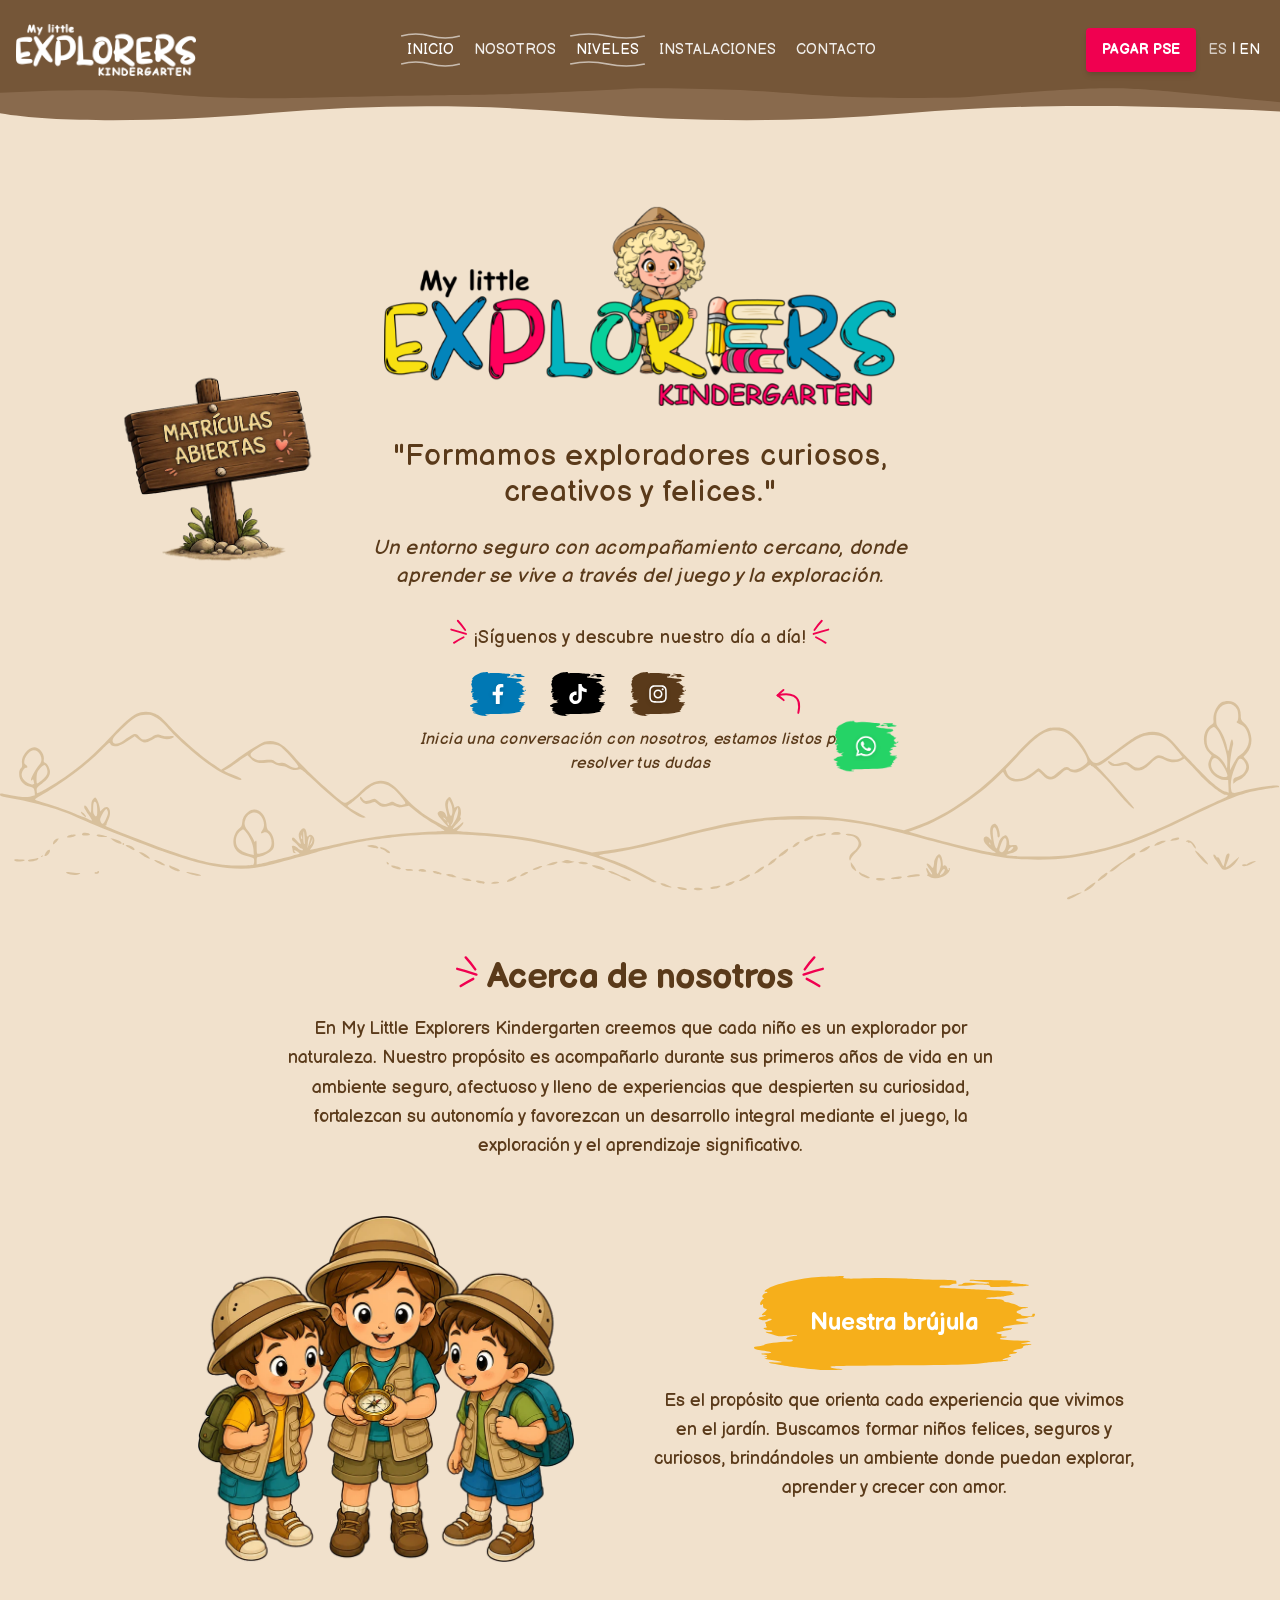
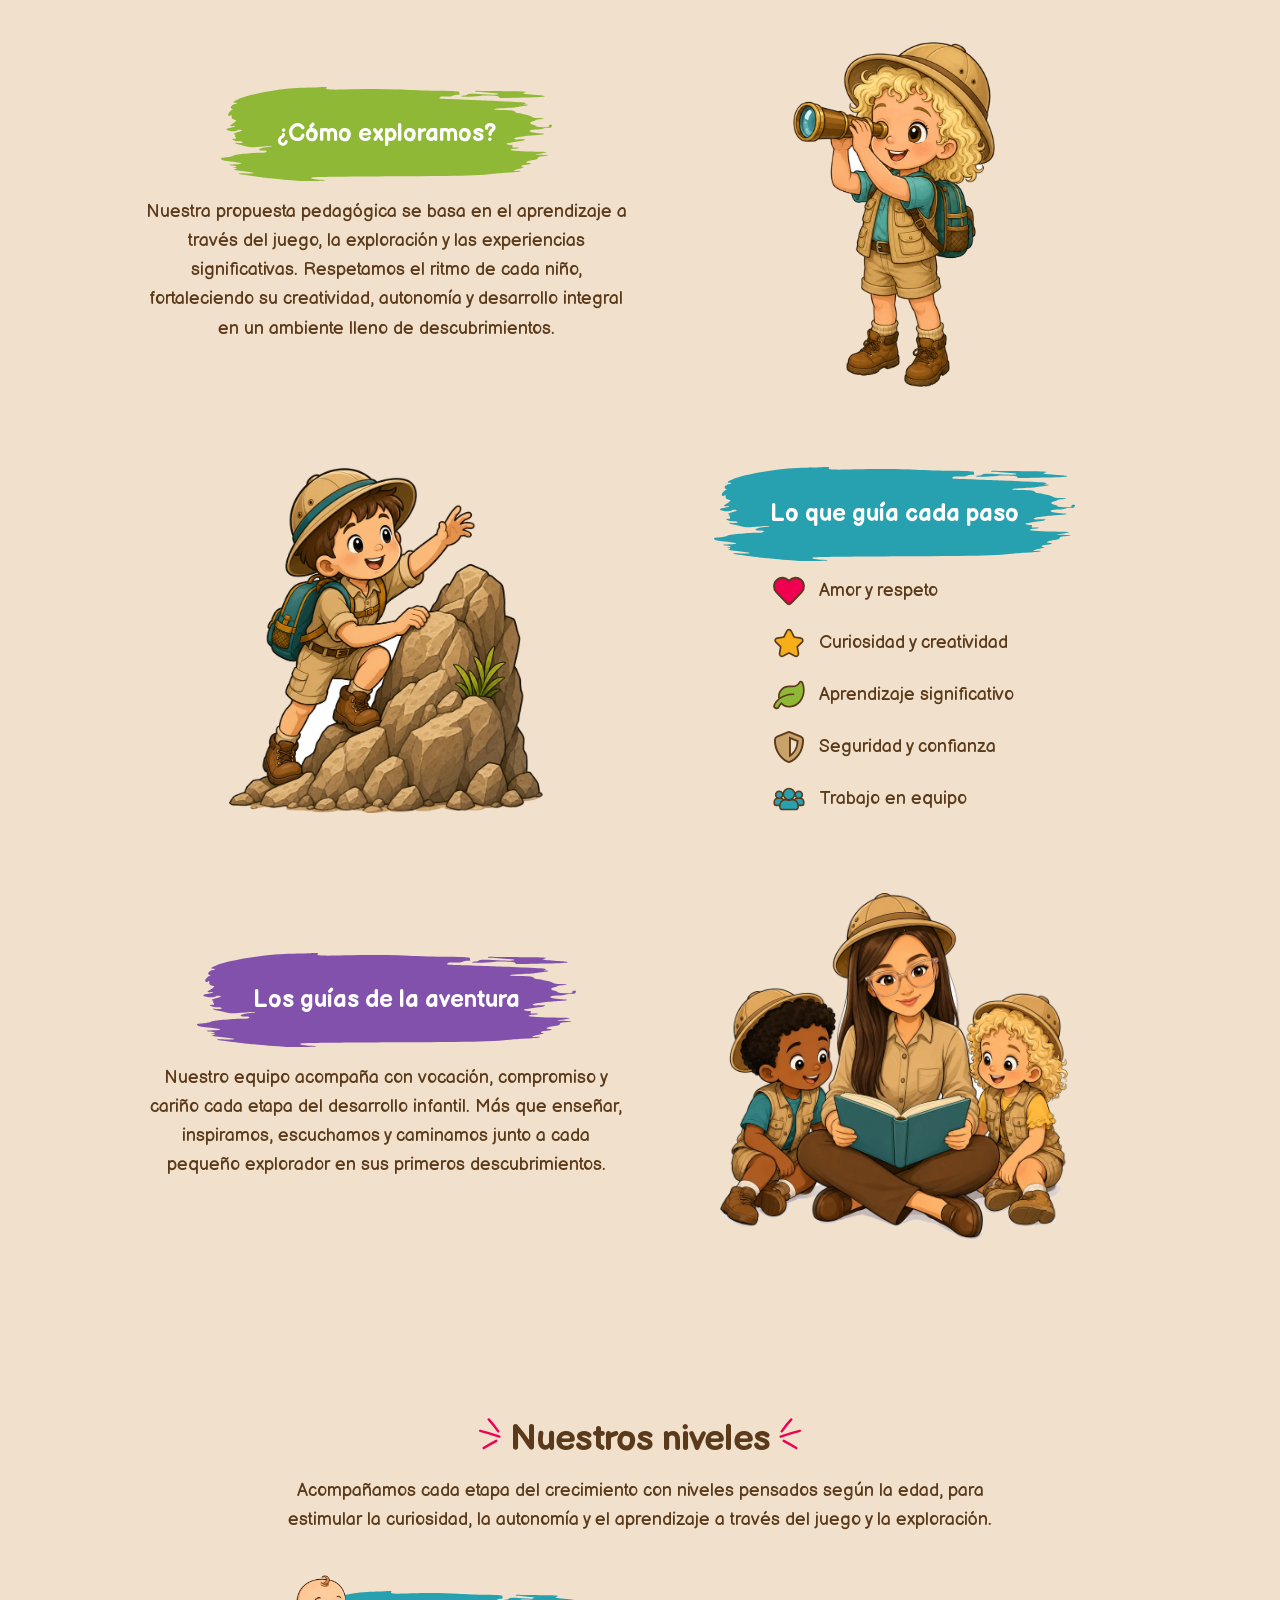
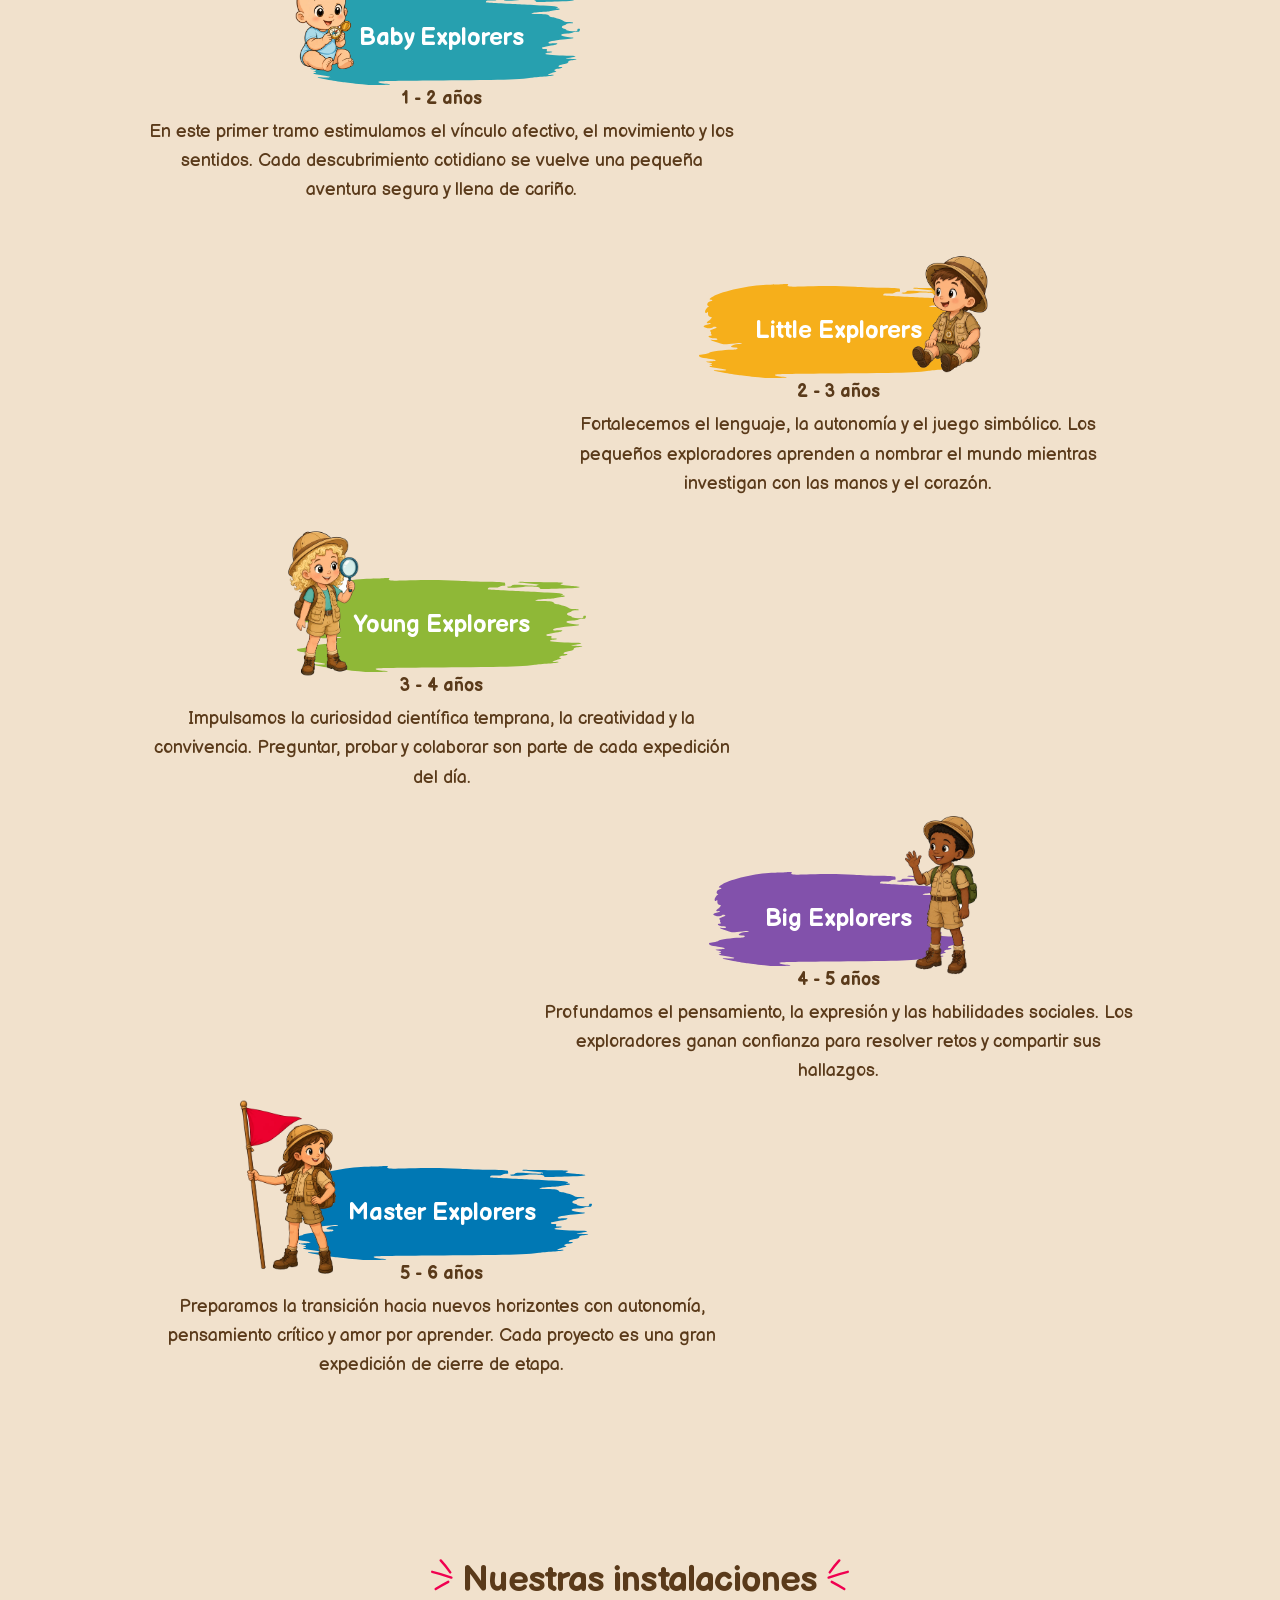
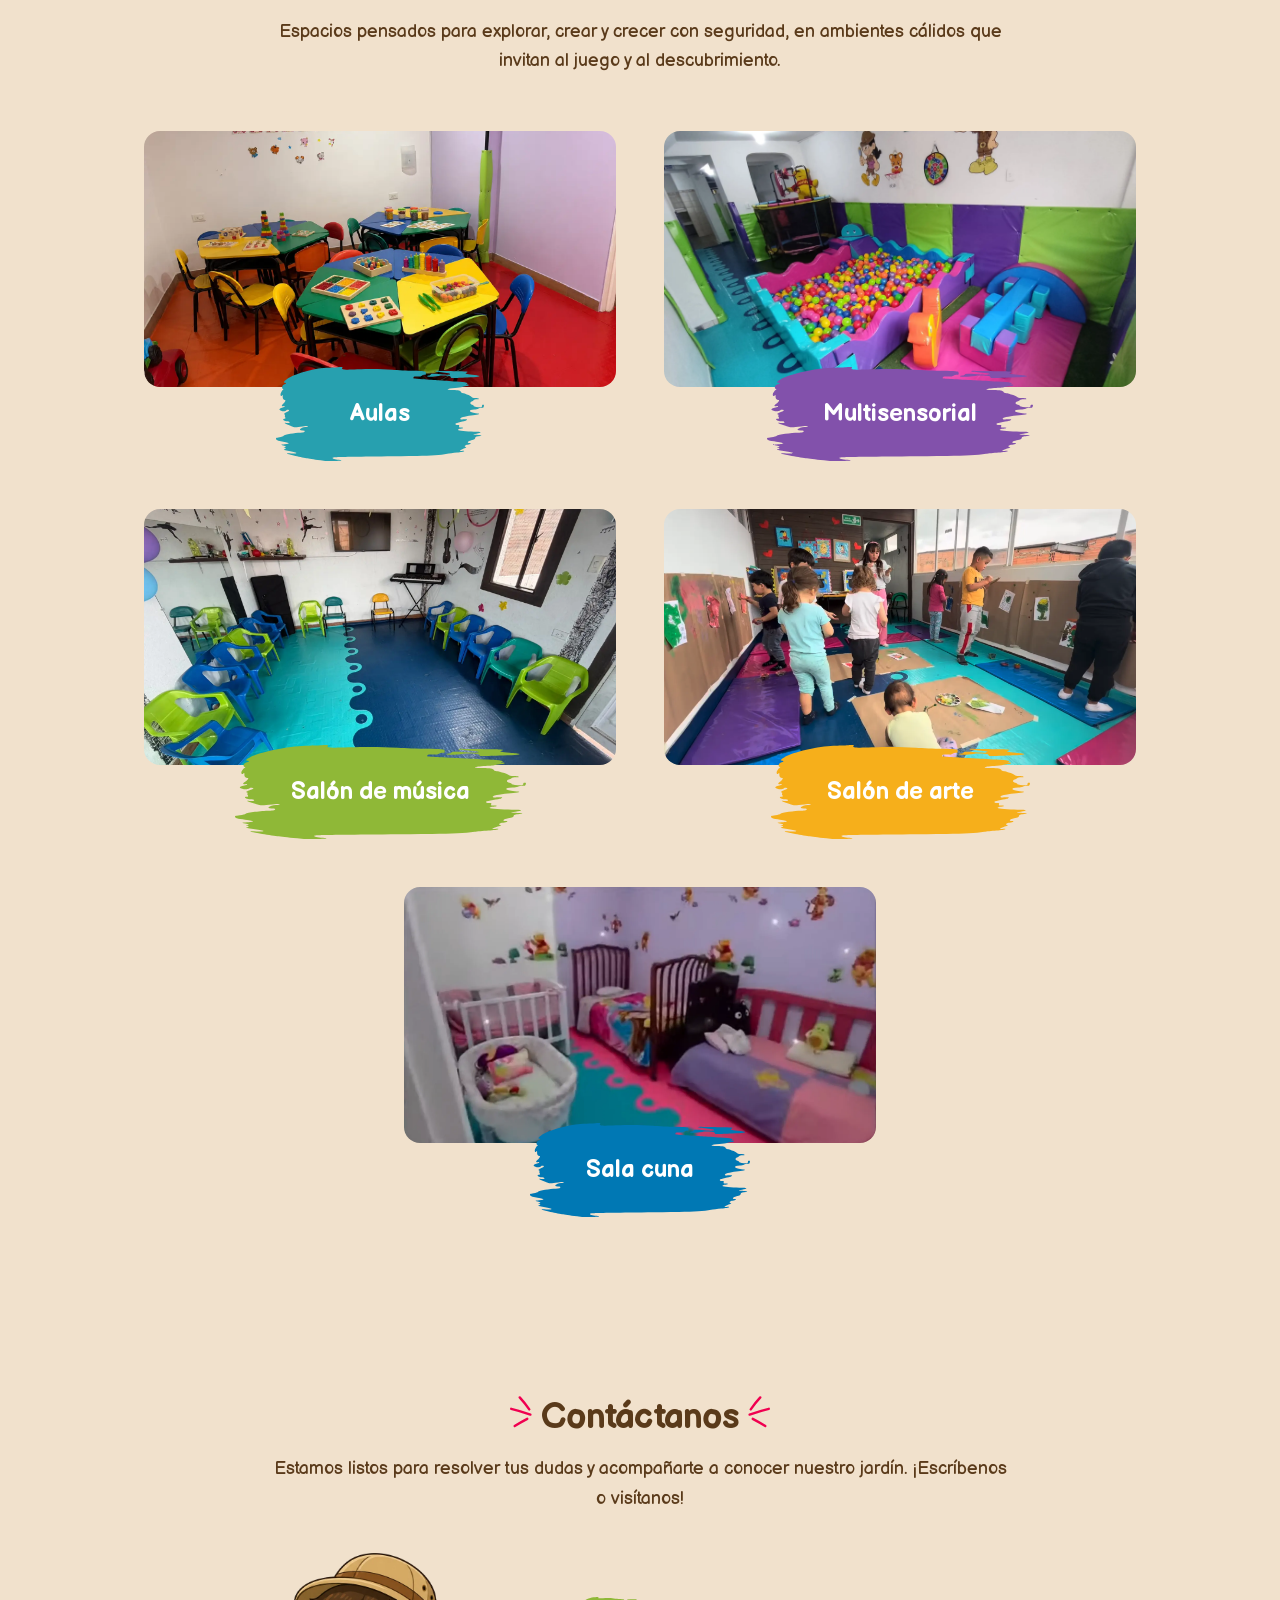
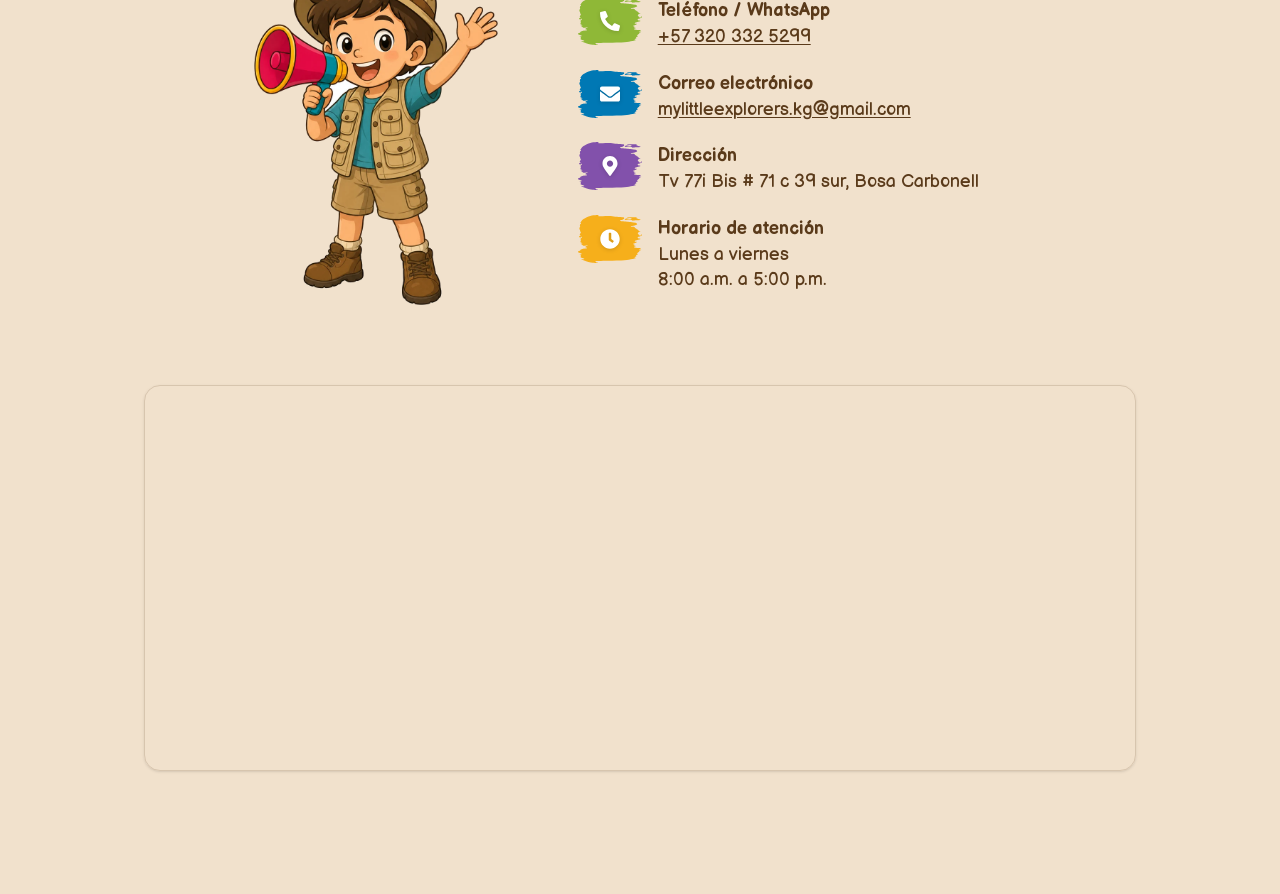
<file: niveles.html>
<!DOCTYPE html><!--uZ9GzxajvLNK6cp97I_E4--><html lang="es"><head><meta charSet="utf-8"/><meta name="viewport" content="width=device-width, initial-scale=1, viewport-fit=cover"/><link rel="preload" href="/_next/static/media/23c67fdc37a0be90-s.p.f23a2ffc.woff2" as="font" crossorigin="" type="font/woff2"/><link rel="preload" href="/_next/static/media/d467006c6ab94bef-s.p.2dcc21f4.woff2" as="font" crossorigin="" type="font/woff2"/><link rel="preload" as="image" href="/images/logo-white.webp"/><link rel="preload" as="image" href="/images/logo.webp"/><link rel="preload" as="image" href="/images/open-registrations.webp"/><link rel="preload" as="image" href="/images/about/compass.webp"/><link rel="preload" as="image" href="/images/about/explore.webp"/><link rel="preload" as="image" href="/images/about/values.webp"/><link rel="preload" as="image" href="/images/about/team.webp"/><link rel="preload" as="image" href="/images/levels/baby-explorers.webp"/><link rel="preload" as="image" href="/images/levels/little-explorers.webp"/><link rel="preload" as="image" href="/images/levels/young-explorers.webp"/><link rel="stylesheet" href="/_next/static/chunks/d91406f51fdc5056.css" data-precedence="next"/><link rel="preload" as="script" fetchPriority="low" href="/_next/static/chunks/e060632d69e31f4e.js"/><script src="/_next/static/chunks/c88b5ee29e234c33.js" async=""></script><script src="/_next/static/chunks/80a5431d4e78c469.js" async=""></script><script src="/_next/static/chunks/803af64ae7e3251d.js" async=""></script><script src="/_next/static/chunks/turbopack-c8decf0068a0c889.js" async=""></script><script src="/_next/static/chunks/72a8df05664ba2ac.js" async=""></script><script src="/_next/static/chunks/ef82211496aa8624.js" async=""></script><script src="/_next/static/chunks/221e0744b683f94b.js" async=""></script><script src="/_next/static/chunks/54acdc74ad0965ad.js" async=""></script><script src="/_next/static/chunks/9406d52ee4d20d0c.js" async=""></script><script src="/_next/static/chunks/c68965ccfb8de2c8.js" async=""></script><script src="/_next/static/chunks/3ac2e61271c515dd.js" async=""></script><link rel="preload" as="image" href="/images/levels/big-explorers.webp"/><link rel="preload" as="image" href="/images/levels/master-explorers.webp"/><link rel="preload" as="image" href="/images/facilities/classrooms.webp"/><link rel="preload" as="image" href="/images/facilities/multisensory.webp"/><link rel="preload" as="image" href="/images/facilities/music.webp"/><link rel="preload" as="image" href="/images/facilities/art.webp"/><link rel="preload" as="image" href="/images/facilities/nursery.webp"/><link rel="preload" as="image" href="/images/contact/signpost.webp"/><meta name="next-size-adjust" content=""/><meta name="theme-color" content="#5A3A1A"/><title>My Little Explorers Kindergarten</title><meta name="description" content="Formamos exploradores curiosos, creativos y felices. Jardín infantil en Bosa, Bogotá. Conoce nuestros niveles y escríbenos."/><meta name="author" content="My Little Explorers Kindergarten"/><meta name="keywords" content="jardín infantil,kindergarten,Bosa,Bogotá,educación inicial,preescolar"/><meta name="creator" content="My Little Explorers Kindergarten"/><meta name="robots" content="index, follow"/><meta property="og:title" content="My Little Explorers Kindergarten"/><meta property="og:description" content="Formamos exploradores curiosos, creativos y felices. Jardín infantil en Bosa."/><meta property="og:url" content="https://mylittleexplorerskindergarten.com"/><meta property="og:site_name" content="My Little Explorers Kindergarten"/><meta property="og:locale" content="es_CO"/><meta property="og:type" content="website"/><meta name="twitter:card" content="summary_large_image"/><meta name="twitter:title" content="My Little Explorers Kindergarten"/><meta name="twitter:description" content="Formamos exploradores curiosos, creativos y felices. Jardín infantil en Bosa."/><link rel="icon" href="/favicon.ico?favicon.d2ee3944.ico" sizes="28x32" type="image/x-icon"/><script src="/_next/static/chunks/a6dad97d9634a72d.js" noModule=""></script></head><body class="balsamiq_sans_4f98b61a-module__Xv82Va__variable font-[family-name:var(--font-balsamiq-sans)] antialiased"><div hidden=""><!--$--><!--/$--></div><div class="landing-page-bg flex w-full flex-col"><header class="pointer-events-none sticky top-0 z-50 w-full min-h-[var(--landing-header-height)] overflow-hidden bg-transparent"><svg aria-hidden="true" class="absolute inset-0 h-full w-full" fill="none" preserveAspectRatio="none" viewBox="0 0 1200 140" xmlns="http://www.w3.org/2000/svg"><path d="M0 0 H1200 V120 C1050 112 950 112 850 122 C750 132 650 132 550 122 C450 112 350 112 250 122 C150 132 50 132 0 122 L0 0 Z" fill="var(--landing-header-brown-2)"></path><path d="M0 0 H1200 V110 C1034 92 1066 90 900 105 C734 108 766 95 600 95 C434 105 466 100 300 105 C134 110 166 90 0 100 L0 0 Z" fill="var(--landing-header-brown-1)"></path></svg><div class="pointer-events-auto relative z-10 flex items-center justify-between gap-2 px-2 min-h-[100px] md:px-4"><span class="w-12 shrink-0 md:hidden" aria-hidden="true"></span><a aria-label="My Little Explorers Kindergarten - Inicio" href="/"><img src="/images/logo-white.webp" alt="My Little Explorers Logo" class="w-full h-auto max-w-45 object-contain cursor-pointer transition-transform hover:scale-105" width="265" height="80"/></a><nav aria-label="Abrir menú" class="hidden flex-1 items-center justify-center gap-2 md:flex"><a class="header-nav-link group relative rounded px-1.5 py-1 text-sm font-medium uppercase transition-colors focus-visible:outline focus-visible:ring-2 focus-visible:ring-white/80 focus-visible:ring-offset-2 focus-visible:ring-offset-[var(--landing-header-brown-2)] min-h-[36px] inline-flex items-center justify-center text-center text-[var(--landing-header-text-muted)]" href="/"><span class="header-nav-wave header-nav-wave-top pointer-events-none absolute left-0 right-0 top-0 flex h-2 items-center" aria-hidden="true"><svg viewBox="0 0 40 8" class="h-full w-full shrink-0" preserveAspectRatio="none" aria-hidden="true"><path d="M0 4 Q 10 0 20 4 Q 30 8 40 4" stroke="currentColor" fill="none" stroke-width="1.5"></path></svg></span><span class="header-nav-wave header-nav-wave-bottom pointer-events-none absolute bottom-0 left-0 right-0 flex h-2 items-center" aria-hidden="true"><svg viewBox="0 0 40 8" class="h-full w-full shrink-0" preserveAspectRatio="none" aria-hidden="true"><path d="M0 4 Q 10 0 20 4 Q 30 8 40 4" stroke="currentColor" fill="none" stroke-width="1.5"></path></svg></span>Inicio</a><a class="header-nav-link group relative rounded px-1.5 py-1 text-sm font-medium uppercase transition-colors focus-visible:outline focus-visible:ring-2 focus-visible:ring-white/80 focus-visible:ring-offset-2 focus-visible:ring-offset-[var(--landing-header-brown-2)] min-h-[36px] inline-flex items-center justify-center text-center text-[var(--landing-header-text-muted)]" href="/nosotros"><span class="header-nav-wave header-nav-wave-top pointer-events-none absolute left-0 right-0 top-0 flex h-2 items-center" aria-hidden="true"><svg viewBox="0 0 40 8" class="h-full w-full shrink-0" preserveAspectRatio="none" aria-hidden="true"><path d="M0 4 Q 10 0 20 4 Q 30 8 40 4" stroke="currentColor" fill="none" stroke-width="1.5"></path></svg></span><span class="header-nav-wave header-nav-wave-bottom pointer-events-none absolute bottom-0 left-0 right-0 flex h-2 items-center" aria-hidden="true"><svg viewBox="0 0 40 8" class="h-full w-full shrink-0" preserveAspectRatio="none" aria-hidden="true"><path d="M0 4 Q 10 0 20 4 Q 30 8 40 4" stroke="currentColor" fill="none" stroke-width="1.5"></path></svg></span>Nosotros</a><a class="header-nav-link group relative rounded px-1.5 py-1 text-sm font-medium uppercase transition-colors focus-visible:outline focus-visible:ring-2 focus-visible:ring-white/80 focus-visible:ring-offset-2 focus-visible:ring-offset-[var(--landing-header-brown-2)] min-h-[36px] inline-flex items-center justify-center text-center is-active text-[var(--landing-header-text)]" href="/niveles"><span class="header-nav-wave header-nav-wave-top pointer-events-none absolute left-0 right-0 top-0 flex h-2 items-center" aria-hidden="true"><svg viewBox="0 0 40 8" class="h-full w-full shrink-0" preserveAspectRatio="none" aria-hidden="true"><path d="M0 4 Q 10 0 20 4 Q 30 8 40 4" stroke="currentColor" fill="none" stroke-width="1.5"></path></svg></span><span class="header-nav-wave header-nav-wave-bottom pointer-events-none absolute bottom-0 left-0 right-0 flex h-2 items-center" aria-hidden="true"><svg viewBox="0 0 40 8" class="h-full w-full shrink-0" preserveAspectRatio="none" aria-hidden="true"><path d="M0 4 Q 10 0 20 4 Q 30 8 40 4" stroke="currentColor" fill="none" stroke-width="1.5"></path></svg></span>Niveles</a><a class="header-nav-link group relative rounded px-1.5 py-1 text-sm font-medium uppercase transition-colors focus-visible:outline focus-visible:ring-2 focus-visible:ring-white/80 focus-visible:ring-offset-2 focus-visible:ring-offset-[var(--landing-header-brown-2)] min-h-[36px] inline-flex items-center justify-center text-center text-[var(--landing-header-text-muted)]" href="/instalaciones"><span class="header-nav-wave header-nav-wave-top pointer-events-none absolute left-0 right-0 top-0 flex h-2 items-center" aria-hidden="true"><svg viewBox="0 0 40 8" class="h-full w-full shrink-0" preserveAspectRatio="none" aria-hidden="true"><path d="M0 4 Q 10 0 20 4 Q 30 8 40 4" stroke="currentColor" fill="none" stroke-width="1.5"></path></svg></span><span class="header-nav-wave header-nav-wave-bottom pointer-events-none absolute bottom-0 left-0 right-0 flex h-2 items-center" aria-hidden="true"><svg viewBox="0 0 40 8" class="h-full w-full shrink-0" preserveAspectRatio="none" aria-hidden="true"><path d="M0 4 Q 10 0 20 4 Q 30 8 40 4" stroke="currentColor" fill="none" stroke-width="1.5"></path></svg></span>Instalaciones</a><a class="header-nav-link group relative rounded px-1.5 py-1 text-sm font-medium uppercase transition-colors focus-visible:outline focus-visible:ring-2 focus-visible:ring-white/80 focus-visible:ring-offset-2 focus-visible:ring-offset-[var(--landing-header-brown-2)] min-h-[36px] inline-flex items-center justify-center text-center text-[var(--landing-header-text-muted)]" href="/contacto"><span class="header-nav-wave header-nav-wave-top pointer-events-none absolute left-0 right-0 top-0 flex h-2 items-center" aria-hidden="true"><svg viewBox="0 0 40 8" class="h-full w-full shrink-0" preserveAspectRatio="none" aria-hidden="true"><path d="M0 4 Q 10 0 20 4 Q 30 8 40 4" stroke="currentColor" fill="none" stroke-width="1.5"></path></svg></span><span class="header-nav-wave header-nav-wave-bottom pointer-events-none absolute bottom-0 left-0 right-0 flex h-2 items-center" aria-hidden="true"><svg viewBox="0 0 40 8" class="h-full w-full shrink-0" preserveAspectRatio="none" aria-hidden="true"><path d="M0 4 Q 10 0 20 4 Q 30 8 40 4" stroke="currentColor" fill="none" stroke-width="1.5"></path></svg></span>Contacto</a></nav><div class="hidden shrink-0 items-center gap-2 md:flex"><a href="https://www.mipagoamigo.com/MPA_WebSite/ServicePayments/StartPayment?searchedAgreementName=MY%20LITTLE%20EXPLORERS%20KINDERGARTEN%20SAS" target="_blank" rel="noopener noreferrer" class="inline-flex min-h-[44px] items-center justify-center rounded px-4 py-2 text-sm font-bold uppercase text-white shadow-md transition-transform hover:scale-[1.02] focus-visible:outline focus-visible:ring-2 focus-visible:ring-white focus-visible:ring-offset-2 focus-visible:ring-offset-[var(--landing-header-brown-2)]" id="header-pay-pse" style="background-color:#F00050">Pagar PSE</a><nav aria-label="Idioma" class="flex items-center gap-px"><span class="flex items-center"><button type="button" class="cursor-pointer text-sm uppercase transition-opacity min-h-[32px] min-w-0 inline-flex items-center justify-center rounded px-1 py-0.5 focus-visible:outline focus-visible:ring-2 focus-visible:ring-white/80 opacity-70" aria-current="true" style="color:var(--landing-header-text)">ES</button></span><span class="flex items-center"><span class="text-[var(--landing-header-text-muted)]" aria-hidden="true">|</span><button type="button" class="cursor-pointer text-sm uppercase transition-opacity min-h-[32px] min-w-0 inline-flex items-center justify-center rounded px-1 py-0.5 focus-visible:outline focus-visible:ring-2 focus-visible:ring-white/80 opacity-100 hover:opacity-90" style="color:var(--landing-header-text)">EN</button></span></nav></div><button type="button" class="flex h-12 w-12 shrink-0 cursor-pointer flex-col items-center justify-center gap-1.5 rounded text-[var(--landing-header-text)] focus-visible:outline focus-visible:ring-2 focus-visible:ring-white/80 focus-visible:ring-offset-2 focus-visible:ring-offset-[var(--landing-header-brown-2)] md:hidden" aria-expanded="false" aria-label="Abrir menú"><span class="block h-[3px] w-6 rounded-full bg-current transition-all duration-200" style="transform:none"></span><span class="block h-[3px] w-6 rounded-full bg-current transition-all duration-200" style="opacity:1"></span><span class="block h-[3px] w-6 rounded-full bg-current transition-all duration-200" style="transform:none"></span></button></div><div aria-hidden="true" class="fixed left-0 right-0 top-[105px] z-40 flex flex-col bg-[var(--landing-header-brown-2)] px-6 pt-8 pb-8 transition-transform duration-300 ease-out md:top-[80px] md:hidden" style="bottom:0;pointer-events:none;transform:translateX(100%)"><nav class="flex flex-1 flex-col items-center justify-center gap-4 text-center" aria-label="Abrir menú"><a class="header-nav-link group relative rounded px-1.5 py-1 text-sm font-medium uppercase transition-colors focus-visible:outline focus-visible:ring-2 focus-visible:ring-white/80 focus-visible:ring-offset-2 focus-visible:ring-offset-[var(--landing-header-brown-2)] min-h-[36px] inline-flex items-center justify-center text-center text-[var(--landing-header-text-muted)]" href="/"><span class="header-nav-wave header-nav-wave-top pointer-events-none absolute left-0 right-0 top-0 flex h-2 items-center" aria-hidden="true"><svg viewBox="0 0 40 8" class="h-full w-full shrink-0" preserveAspectRatio="none" aria-hidden="true"><path d="M0 4 Q 10 0 20 4 Q 30 8 40 4" stroke="currentColor" fill="none" stroke-width="1.5"></path></svg></span><span class="header-nav-wave header-nav-wave-bottom pointer-events-none absolute bottom-0 left-0 right-0 flex h-2 items-center" aria-hidden="true"><svg viewBox="0 0 40 8" class="h-full w-full shrink-0" preserveAspectRatio="none" aria-hidden="true"><path d="M0 4 Q 10 0 20 4 Q 30 8 40 4" stroke="currentColor" fill="none" stroke-width="1.5"></path></svg></span>Inicio</a><a class="header-nav-link group relative rounded px-1.5 py-1 text-sm font-medium uppercase transition-colors focus-visible:outline focus-visible:ring-2 focus-visible:ring-white/80 focus-visible:ring-offset-2 focus-visible:ring-offset-[var(--landing-header-brown-2)] min-h-[36px] inline-flex items-center justify-center text-center text-[var(--landing-header-text-muted)]" href="/nosotros"><span class="header-nav-wave header-nav-wave-top pointer-events-none absolute left-0 right-0 top-0 flex h-2 items-center" aria-hidden="true"><svg viewBox="0 0 40 8" class="h-full w-full shrink-0" preserveAspectRatio="none" aria-hidden="true"><path d="M0 4 Q 10 0 20 4 Q 30 8 40 4" stroke="currentColor" fill="none" stroke-width="1.5"></path></svg></span><span class="header-nav-wave header-nav-wave-bottom pointer-events-none absolute bottom-0 left-0 right-0 flex h-2 items-center" aria-hidden="true"><svg viewBox="0 0 40 8" class="h-full w-full shrink-0" preserveAspectRatio="none" aria-hidden="true"><path d="M0 4 Q 10 0 20 4 Q 30 8 40 4" stroke="currentColor" fill="none" stroke-width="1.5"></path></svg></span>Nosotros</a><a class="header-nav-link group relative rounded px-1.5 py-1 text-sm font-medium uppercase transition-colors focus-visible:outline focus-visible:ring-2 focus-visible:ring-white/80 focus-visible:ring-offset-2 focus-visible:ring-offset-[var(--landing-header-brown-2)] min-h-[36px] inline-flex items-center justify-center text-center is-active text-[var(--landing-header-text)]" href="/niveles"><span class="header-nav-wave header-nav-wave-top pointer-events-none absolute left-0 right-0 top-0 flex h-2 items-center" aria-hidden="true"><svg viewBox="0 0 40 8" class="h-full w-full shrink-0" preserveAspectRatio="none" aria-hidden="true"><path d="M0 4 Q 10 0 20 4 Q 30 8 40 4" stroke="currentColor" fill="none" stroke-width="1.5"></path></svg></span><span class="header-nav-wave header-nav-wave-bottom pointer-events-none absolute bottom-0 left-0 right-0 flex h-2 items-center" aria-hidden="true"><svg viewBox="0 0 40 8" class="h-full w-full shrink-0" preserveAspectRatio="none" aria-hidden="true"><path d="M0 4 Q 10 0 20 4 Q 30 8 40 4" stroke="currentColor" fill="none" stroke-width="1.5"></path></svg></span>Niveles</a><a class="header-nav-link group relative rounded px-1.5 py-1 text-sm font-medium uppercase transition-colors focus-visible:outline focus-visible:ring-2 focus-visible:ring-white/80 focus-visible:ring-offset-2 focus-visible:ring-offset-[var(--landing-header-brown-2)] min-h-[36px] inline-flex items-center justify-center text-center text-[var(--landing-header-text-muted)]" href="/instalaciones"><span class="header-nav-wave header-nav-wave-top pointer-events-none absolute left-0 right-0 top-0 flex h-2 items-center" aria-hidden="true"><svg viewBox="0 0 40 8" class="h-full w-full shrink-0" preserveAspectRatio="none" aria-hidden="true"><path d="M0 4 Q 10 0 20 4 Q 30 8 40 4" stroke="currentColor" fill="none" stroke-width="1.5"></path></svg></span><span class="header-nav-wave header-nav-wave-bottom pointer-events-none absolute bottom-0 left-0 right-0 flex h-2 items-center" aria-hidden="true"><svg viewBox="0 0 40 8" class="h-full w-full shrink-0" preserveAspectRatio="none" aria-hidden="true"><path d="M0 4 Q 10 0 20 4 Q 30 8 40 4" stroke="currentColor" fill="none" stroke-width="1.5"></path></svg></span>Instalaciones</a><a class="header-nav-link group relative rounded px-1.5 py-1 text-sm font-medium uppercase transition-colors focus-visible:outline focus-visible:ring-2 focus-visible:ring-white/80 focus-visible:ring-offset-2 focus-visible:ring-offset-[var(--landing-header-brown-2)] min-h-[36px] inline-flex items-center justify-center text-center text-[var(--landing-header-text-muted)]" href="/contacto"><span class="header-nav-wave header-nav-wave-top pointer-events-none absolute left-0 right-0 top-0 flex h-2 items-center" aria-hidden="true"><svg viewBox="0 0 40 8" class="h-full w-full shrink-0" preserveAspectRatio="none" aria-hidden="true"><path d="M0 4 Q 10 0 20 4 Q 30 8 40 4" stroke="currentColor" fill="none" stroke-width="1.5"></path></svg></span><span class="header-nav-wave header-nav-wave-bottom pointer-events-none absolute bottom-0 left-0 right-0 flex h-2 items-center" aria-hidden="true"><svg viewBox="0 0 40 8" class="h-full w-full shrink-0" preserveAspectRatio="none" aria-hidden="true"><path d="M0 4 Q 10 0 20 4 Q 30 8 40 4" stroke="currentColor" fill="none" stroke-width="1.5"></path></svg></span>Contacto</a></nav><div class="flex flex-col items-center gap-4 border-t border-white/20 pt-6 text-center"><a href="https://www.mipagoamigo.com/MPA_WebSite/ServicePayments/StartPayment?searchedAgreementName=MY%20LITTLE%20EXPLORERS%20KINDERGARTEN%20SAS" target="_blank" rel="noopener noreferrer" class="inline-flex min-h-[48px] items-center justify-center rounded px-6 py-3 text-sm font-bold uppercase text-white shadow-md" style="background-color:#F00050">Pagar PSE</a><nav aria-label="Idioma" class="flex items-center gap-px"><span class="flex items-center"><button type="button" class="cursor-pointer text-sm uppercase transition-opacity min-h-[32px] min-w-0 inline-flex items-center justify-center rounded px-1 py-0.5 focus-visible:outline focus-visible:ring-2 focus-visible:ring-white/80 opacity-70" aria-current="true" style="color:var(--landing-header-text)">ES</button></span><span class="flex items-center"><span class="text-[var(--landing-header-text-muted)]" aria-hidden="true">|</span><button type="button" class="cursor-pointer text-sm uppercase transition-opacity min-h-[32px] min-w-0 inline-flex items-center justify-center rounded px-1 py-0.5 focus-visible:outline focus-visible:ring-2 focus-visible:ring-white/80 opacity-100 hover:opacity-90" style="color:var(--landing-header-text)">EN</button></span></nav></div></div></header><main class="flex flex-1 flex-col"><div aria-hidden="true" class="pointer-events-none fixed inset-x-0 bottom-0 z-0 h-[var(--landing-mountains-clearance)] bg-[length:100%_auto] bg-bottom bg-no-repeat" style="background-image:url(&#x27;/images/mountains.svg&#x27;)"></div><section id="landing-home" class="relative z-10 flex w-full flex-col min-h-[calc(100dvh-var(--landing-header-height))] scroll-mt-[var(--landing-header-height)] pb-[var(--landing-section-bottom-padding)]"><div class="mx-auto flex w-full max-w-[var(--landing-section-max-width)] min-h-0 flex-1 flex-col px-4 items-center justify-center pt-5 text-center"><div class="relative mx-auto flex w-full max-w-lg flex-col items-center lg:max-w-xl"><div class="reveal-on-scroll reveal-on-scroll--from-up"><img class="h-auto w-full max-w-[min(22rem,85vw)] object-contain sm:max-w-[24rem] md:max-w-[28rem] lg:max-w-[32rem]" src="/images/logo.webp" alt="My Little Explorers Kindergarten" width="658" height="256"/></div><div class="reveal-on-scroll reveal-on-scroll--from-up mt-6 lg:absolute lg:left-0 lg:top-20 lg:mt-20"><img class="h-auto w-40 object-contain sm:w-44 md:w-48 lg:w-48 lg:-translate-x-[calc(100%+1.25rem)] xl:w-52 xl:-translate-x-[calc(100%+2rem)]" src="/images/open-registrations.webp" alt="Matrículas abiertas" width="1024" height="1536"/></div><div class="reveal-on-scroll reveal-on-scroll--from-up"><p class="mt-3 max-w-lg text-xl tracking-wide text-[var(--landing-header-brown-3)] sm:text-2xl md:text-3xl lg:mt-8">&quot;Formamos exploradores curiosos, creativos y felices.&quot;</p></div><div class="reveal-on-scroll reveal-on-scroll--from-up"><p class="mt-6 max-w-2xl text-base italic tracking-wide text-[var(--landing-header-brown-3)] sm:text-lg md:text-xl">Un entorno seguro con acompañamiento cercano, donde aprender se vive a través del juego y la exploración.</p></div><div class="mt-8 flex w-full flex-col items-center"><div class="reveal-on-scroll reveal-on-scroll--from-up"><p class="flex max-w-md items-start justify-center gap-1 text-base font-medium tracking-wide text-[var(--landing-header-brown-3)] sm:text-lg"><svg aria-hidden="true" viewBox="0 0 26 36" fill="none" xmlns="http://www.w3.org/2000/svg" class="-mt-1.5 h-8 w-5 shrink-0 self-start sm:-mt-2 sm:h-9 sm:w-[1.35rem] rotate-[12deg] text-[var(--landing-palette-fuchsia)]"><path d="M20 14Q14 8.5 9 5" stroke="currentColor" stroke-width="2.25" stroke-linecap="round"></path><path d="M22 18.5Q12 17.2 3.5 17" stroke="currentColor" stroke-width="2.25" stroke-linecap="round"></path><path d="M20 23Q14.5 27.5 10 32" stroke="currentColor" stroke-width="2.25" stroke-linecap="round"></path></svg><span class="pt-0.5">¡Síguenos y descubre nuestro día a día!</span><svg aria-hidden="true" viewBox="0 0 26 36" fill="none" xmlns="http://www.w3.org/2000/svg" class="-mt-1.5 h-8 w-5 shrink-0 self-start sm:-mt-2 sm:h-9 sm:w-[1.35rem] -rotate-[12deg] -scale-x-100 text-[var(--landing-palette-fuchsia)]"><path d="M20 14Q14 8.5 9 5" stroke="currentColor" stroke-width="2.25" stroke-linecap="round"></path><path d="M22 18.5Q12 17.2 3.5 17" stroke="currentColor" stroke-width="2.25" stroke-linecap="round"></path><path d="M20 23Q14.5 27.5 10 32" stroke="currentColor" stroke-width="2.25" stroke-linecap="round"></path></svg></p></div><nav aria-label="Redes sociales" class="mt-5 flex flex-wrap items-center justify-center gap-2.5 sm:gap-6"><div class="reveal-on-scroll reveal-on-scroll--from-up"><a href="https://www.facebook.com/mylittleexplorerskindergarten" target="_blank" rel="noopener noreferrer" aria-label="Facebook" class="relative inline-flex h-11 w-14 shrink-0 items-center justify-center transition-transform hover:scale-110 focus-visible:outline focus-visible:ring-2 focus-visible:ring-[var(--home-social-blob-color)] focus-visible:ring-offset-2 focus-visible:ring-offset-[var(--landing-bg)]" style="--home-social-blob-color:#0078B4"><svg aria-hidden="true" class="pointer-events-none absolute inset-0 h-full w-full overflow-visible" preserveAspectRatio="none" viewBox="0 0 684.71313 153.52399"><g transform="translate(-48.209526,-79.694601)"><path d="m 205.05607,232.74304 c -28.5013,-1.5452 -43.39858,-2.60146 -54,-3.82875 -6.875,-0.79589 -24.425,-2.61293 -39,-4.03787 -30.070694,-2.93989 -37.204174,-5.02077 -13.391218,-3.90631 15.461918,0.72364 23.135948,-0.72029 10.654718,-2.00477 -3.16992,-0.32623 -9.588498,-1.02239 -14.263498,-1.54704 -4.675,-0.52465 -11.65,-1.27202 -15.5,-1.66082 -7,-0.70692 -7,-0.70692 -2.659984,-1.60326 4.951163,-1.02255 4.801911,-1.74014 -0.578973,-2.78365 -3.761043,-0.72938 -3.761043,-0.72938 -0.17771,-0.84438 7.133351,-0.22893 4.896329,-1.63822 -4.240852,-2.67168 -9.342481,-1.05667 -9.342481,-1.05667 4.975817,-1.8817 21.209902,-1.22212 18.491502,-2.10928 -16.663259,-5.43809 -6.265662,-0.5933 -9.870706,-1.41063 -10.940476,-2.4804 -2.330768,-2.33076 -1.651695,-2.55694 10.644351,-3.54536 6.701604,-0.5387 12.082322,-1.48447 13.415569,-2.35805 2.696745,-1.76697 37.603895,-4.93922 54.725515,-4.97328 11.20988,-0.0223 15.66052,-0.88868 14.46899,-2.81661 -0.32286,-0.52241 -3.97297,-0.94983 -8.11134,-0.94983 -14.39152,0 -6.28067,-4.47299 10.21318,-5.63239 5.2399,-0.36833 9.16756,-0.9806 8.72813,-1.3606 -0.43943,-0.37999 -8.22396,-0.11466 -17.29896,0.58963 -21.87704,1.69783 -30.18557,1.69439 -34.72976,-0.0144 -2.073628,-0.77972 -8.270238,-2.17817 -13.770238,-3.10764 -11.646512,-1.9682 -14.929648,-3.71961 -5.284211,-2.81891 7.547395,0.70479 13.692291,-0.31097 10.284211,-1.69999 -1.1,-0.44832 -3.837448,-0.84676 -6.083219,-0.88541 -5.838294,-0.1005 -15.467052,-2.17993 -14.834364,-3.20364 0.294589,-0.47666 2.084059,-0.86665 3.9766,-0.86665 2.391985,0 3.440983,-0.45728 3.440983,-1.5 0,-0.825 -0.480324,-1.5 -1.067388,-1.5 -0.612312,0 -0.796754,-0.85269 -0.432612,-2 0.450475,-1.41932 0.1797,-2 -0.932612,-2 -0.862064,0 -1.567388,-0.43266 -1.567388,-0.96146 0,-0.92266 1.801863,-1.52649 12.23758,-4.10096 2.605669,-0.64282 4.491611,-1.56674 4.190983,-2.05317 -0.65978,-1.06754 -7.793239,-1.1864 -8.832476,-0.14716 -0.405485,0.40548 -1.267985,0.76535 -1.916666,0.79971 -0.648682,0.0344 -2.793694,0.41394 -4.766694,0.84351 -3.8275,0.83336 -14.660751,-0.72849 -16.279272,-2.34702 -1.326114,-1.32611 3.295028,-2.95212 10.542973,-3.70968 3.237098,-0.33834 6.167123,-1.07063 6.511166,-1.6273 0.409252,-0.66219 -1.181721,-0.79809 -4.601438,-0.39308 -6.403287,0.75837 -6.509282,-0.81876 -0.25921,-3.85688 6.434733,-3.12788 9.493813,-6.44651 5.942329,-6.44651 -4.993798,0 -7.986428,-2.06708 -7.526771,-5.19893 0.428728,-2.92111 -0.94961,-3.69396 -2.975287,-1.66829 -1.584633,1.58464 -4.267217,0.31948 -4.267217,-2.0125 0,-2.14211 4.714068,-6.56058 8.244604,-7.72761 2.255396,-0.74553 2.255396,-0.74553 -0.244604,-1.3601 -6.441346,-1.58344 -0.192244,-8.03257 7.783433,-8.03257 1.219112,0 2.216567,-0.45 2.216567,-1 0,-0.55 -1.575,-1 -3.5,-1 -4.189038,0 -4.560357,-1.40548 -0.75,-2.83881 1.5125,-0.56896 5.45,-2.14748 8.75,-3.507826 17.857208,-7.36123 90.286088,-17.731671 127.499998,-18.255581 12.925,-0.18196 30.7,-0.55947 39.5,-0.83891 15.62645,-0.49622 15.94463,-0.46557 13.62833,1.3126 -3.66313,2.81211 7.16111,3.30666 49.46107,2.25983 44.07303,-1.09072 76.67835,-0.9219 115.9106,0.60014 16.5,0.64013 47.8875,1.48238 69.75,1.87167 30.97383,0.55153 39.75,0.9866 39.75,1.97056 0,0.69451 0.27314,1.97456 0.60699,2.844541 0.50447,1.31463 -0.25215,1.58179 -4.47976,1.58179 -2.79772,0 -6.78336,0.66372 -8.85699,1.47494 -2.07363,0.81121 -6.24524,1.47933 -9.27024,1.4847 -3.025,0.005 -8.26101,0.008 -11.63557,0.006 -4.56887,-0.003 -6.28445,0.38388 -6.71862,1.51529 -0.73249,1.90885 -4.76813,1.56172 30.35419,2.61092 16.775,0.501116 40.625,1.316676 53,1.812346 12.375,0.49568 38.3625,1.48026 57.75,2.18796 33.44549,1.22085 43.52797,2.52131 32.5,4.19191 -1.5125,0.22912 -0.1625,0.48401 3,0.56642 8.78709,0.22897 6.84261,1.8953 -3,2.57087 -4.8125,0.33031 -10.775,1.01992 -13.25,1.53246 -2.475,0.51255 -12.825,1.20829 -23,1.5461 -29.66588,0.9849 -33.94964,3.11766 -7,3.4851 17.66046,0.24079 24.9465,1.16831 26.15607,3.3297 0.72774,1.3004 2.37167,1.6856 7.19362,1.6856 3.43767,0 6.73826,0.48795 7.33465,1.08434 0.59639,0.59639 3.94889,1.33373 7.45,1.63854 3.7039,0.32246 8.33794,1.54162 11.08242,2.91566 3.89584,1.95047 6.33243,2.37369 14,2.43175 5.10578,0.0386 10.18324,0.45702 11.28324,0.92971 1.35087,0.58049 -0.59651,0.88424 -6,0.93588 -4.91975,0.047 -9.0751,0.63722 -10.79224,1.53289 -1.53573,0.80105 -4.31706,1.74251 -6.18073,2.09214 -6.68225,1.2536 -5.79936,4.51433 1.40989,5.20705 2.77894,0.26702 4.88854,0.95212 4.77199,1.54973 -0.30787,1.57852 4.64398,2.43234 14.79109,2.55034 10.40851,0.12104 13.84191,-0.53465 13.08794,-2.49945 -0.3822,-0.996 0.41911,-1.36858 2.94344,-1.36858 3.79369,0 3.96122,0.21105 2.43344,3.06574 -0.85187,1.59173 -2.13574,1.93618 -7.25,1.94508 -3.41815,0.006 -8.23982,0.61768 -10.71482,1.35939 -2.475,0.7417 -8.10701,1.40986 -12.51558,1.48479 -22.33735,0.37964 -18.82122,4.97966 4.51558,5.90754 15.82774,0.62933 14.24349,2.08409 -3,2.75479 -13.98588,0.54399 -42.92979,3.41782 -45.75,4.54251 -5.6274,2.24417 -2.22595,3.21806 9.44128,2.70319 10.08888,-0.44522 11.43328,-0.32728 9.80887,0.86052 -1.03533,0.75705 -2.3589,1.3786 -2.94128,1.38124 -2.9786,0.0135 -33.84912,3.95213 -34.2693,4.3723 -1.46458,1.46459 1.54047,2.62291 6.80463,2.62291 5.66629,0 5.92067,0.1037 4.9058,2 -1.02748,1.91987 -0.75845,2.00061 6.71482,2.01531 5.39571,0.0106 7.32479,0.31284 6.28518,0.98469 -0.825,0.53316 -3.975,0.98241 -7,0.99834 -6.72506,0.0354 -10.20388,0.88776 -9.70985,2.37898 0.45563,1.37533 34.83497,2.90767 58.45985,2.60566 20.13707,-0.25743 21.30741,1.20168 2.5,3.11685 -13.75,1.39985 -13.75,1.39985 0.42061,1.89985 12.68293,0.44751 21.72057,2 11.64275,2 -8.61883,0 -16.31336,1.25804 -16.31336,2.66721 0,1.84697 -2.84117,2.77072 -13.06373,4.24743 -11.79093,1.70328 -15.33164,4.4249 -5.90358,4.53789 8.05554,0.0965 3.1386,2.43694 -5.53269,2.6335 -8.87232,0.2011 -13.32355,2.73689 -7,3.98777 2.98027,0.58953 2.97369,0.59819 -1,1.3169 -17.65198,3.19265 -24.06191,5.99583 -11.5,5.02916 5.62284,-0.43269 8.16151,-0.31832 7.5,0.33788 -0.55,0.54559 -11.125,1.51793 -23.5,2.16076 -12.375,0.64283 -26.775,1.58304 -32,2.08937 -23.36551,2.26422 -52.16947,3.28863 -100,3.55649 -295.62209,1.65557 -277,1.397 -277,3.84609 0,1.26925 12.05794,2.54871 24.5,2.59969 3.59831,0.0147 4.57949,0.29224 3.5,0.98986 -1.35592,0.87626 -43.50965,1.11745 -58,0.33185 z m 423.25,-135.085336 c -3.49089,-0.23341 -5.25,-0.7912 -5.25,-1.66469 0,-1.84443 -27.64151,-3.05498 -39,-1.708 -14.41571,1.70953 -42.39807,1.80124 -38.5,0.12618 1.1,-0.47269 3.81237,-0.89106 6.02749,-0.92971 2.21513,-0.0387 5.02155,-0.76655 6.23651,-1.61754 1.96793,-1.37839 5.49018,-1.41683 32.27469,-0.35219 21.11698,0.83937 30.38016,0.88059 31.12226,0.13849 0.74209,-0.74209 -0.83604,-1.21529 -5.30219,-1.589831 -15.29037,-1.2823 -35.68016,-2.67744 -39.35876,-2.69306 -3.18713,-0.0135 -3.64609,-0.22315 -2.25844,-1.03154 0.98896,-0.57612 4.01397,-0.74245 7,-0.38488 2.89214,0.34632 26.30234,0.62417 52.02266,0.61745 43.1613,-0.0113 51.87312,0.46886 42.0261,2.31617 -6.7453,1.26542 -1.46258,2.216761 19.20968,3.459371 11,0.66121 20.8608,1.45043 21.91289,1.75382 5.37866,1.55106 -4.05246,2.23435 -38.45976,2.78647 -20.59922,0.33054 -39.02813,0.71878 -40.95313,0.86275 -1.925,0.14398 -5.8625,0.10381 -8.75,-0.0893 z" fill="#0078B4"></path></g></svg><svg stroke="currentColor" fill="currentColor" stroke-width="0" viewBox="0 0 320 512" class="relative z-10 h-5 w-5 text-white drop-shadow-sm" aria-hidden="true" height="1em" width="1em" xmlns="http://www.w3.org/2000/svg"><path d="M279.14 288l14.22-92.66h-88.91v-60.13c0-25.35 12.42-50.06 52.24-50.06h40.42V6.26S260.43 0 225.36 0c-73.22 0-121.08 44.38-121.08 124.72v70.62H22.89V288h81.39v224h100.17V288z"></path></svg></a></div><div class="reveal-on-scroll reveal-on-scroll--from-up"><a href="https://www.tiktok.com/@my.little.explorers.kg" target="_blank" rel="noopener noreferrer" aria-label="TikTok" class="relative inline-flex h-11 w-14 shrink-0 items-center justify-center transition-transform hover:scale-110 focus-visible:outline focus-visible:ring-2 focus-visible:ring-[var(--home-social-blob-color)] focus-visible:ring-offset-2 focus-visible:ring-offset-[var(--landing-bg)]" style="--home-social-blob-color:#000000"><svg aria-hidden="true" class="pointer-events-none absolute inset-0 h-full w-full overflow-visible" preserveAspectRatio="none" viewBox="0 0 684.71313 153.52399"><g transform="translate(-48.209526,-79.694601)"><path d="m 205.05607,232.74304 c -28.5013,-1.5452 -43.39858,-2.60146 -54,-3.82875 -6.875,-0.79589 -24.425,-2.61293 -39,-4.03787 -30.070694,-2.93989 -37.204174,-5.02077 -13.391218,-3.90631 15.461918,0.72364 23.135948,-0.72029 10.654718,-2.00477 -3.16992,-0.32623 -9.588498,-1.02239 -14.263498,-1.54704 -4.675,-0.52465 -11.65,-1.27202 -15.5,-1.66082 -7,-0.70692 -7,-0.70692 -2.659984,-1.60326 4.951163,-1.02255 4.801911,-1.74014 -0.578973,-2.78365 -3.761043,-0.72938 -3.761043,-0.72938 -0.17771,-0.84438 7.133351,-0.22893 4.896329,-1.63822 -4.240852,-2.67168 -9.342481,-1.05667 -9.342481,-1.05667 4.975817,-1.8817 21.209902,-1.22212 18.491502,-2.10928 -16.663259,-5.43809 -6.265662,-0.5933 -9.870706,-1.41063 -10.940476,-2.4804 -2.330768,-2.33076 -1.651695,-2.55694 10.644351,-3.54536 6.701604,-0.5387 12.082322,-1.48447 13.415569,-2.35805 2.696745,-1.76697 37.603895,-4.93922 54.725515,-4.97328 11.20988,-0.0223 15.66052,-0.88868 14.46899,-2.81661 -0.32286,-0.52241 -3.97297,-0.94983 -8.11134,-0.94983 -14.39152,0 -6.28067,-4.47299 10.21318,-5.63239 5.2399,-0.36833 9.16756,-0.9806 8.72813,-1.3606 -0.43943,-0.37999 -8.22396,-0.11466 -17.29896,0.58963 -21.87704,1.69783 -30.18557,1.69439 -34.72976,-0.0144 -2.073628,-0.77972 -8.270238,-2.17817 -13.770238,-3.10764 -11.646512,-1.9682 -14.929648,-3.71961 -5.284211,-2.81891 7.547395,0.70479 13.692291,-0.31097 10.284211,-1.69999 -1.1,-0.44832 -3.837448,-0.84676 -6.083219,-0.88541 -5.838294,-0.1005 -15.467052,-2.17993 -14.834364,-3.20364 0.294589,-0.47666 2.084059,-0.86665 3.9766,-0.86665 2.391985,0 3.440983,-0.45728 3.440983,-1.5 0,-0.825 -0.480324,-1.5 -1.067388,-1.5 -0.612312,0 -0.796754,-0.85269 -0.432612,-2 0.450475,-1.41932 0.1797,-2 -0.932612,-2 -0.862064,0 -1.567388,-0.43266 -1.567388,-0.96146 0,-0.92266 1.801863,-1.52649 12.23758,-4.10096 2.605669,-0.64282 4.491611,-1.56674 4.190983,-2.05317 -0.65978,-1.06754 -7.793239,-1.1864 -8.832476,-0.14716 -0.405485,0.40548 -1.267985,0.76535 -1.916666,0.79971 -0.648682,0.0344 -2.793694,0.41394 -4.766694,0.84351 -3.8275,0.83336 -14.660751,-0.72849 -16.279272,-2.34702 -1.326114,-1.32611 3.295028,-2.95212 10.542973,-3.70968 3.237098,-0.33834 6.167123,-1.07063 6.511166,-1.6273 0.409252,-0.66219 -1.181721,-0.79809 -4.601438,-0.39308 -6.403287,0.75837 -6.509282,-0.81876 -0.25921,-3.85688 6.434733,-3.12788 9.493813,-6.44651 5.942329,-6.44651 -4.993798,0 -7.986428,-2.06708 -7.526771,-5.19893 0.428728,-2.92111 -0.94961,-3.69396 -2.975287,-1.66829 -1.584633,1.58464 -4.267217,0.31948 -4.267217,-2.0125 0,-2.14211 4.714068,-6.56058 8.244604,-7.72761 2.255396,-0.74553 2.255396,-0.74553 -0.244604,-1.3601 -6.441346,-1.58344 -0.192244,-8.03257 7.783433,-8.03257 1.219112,0 2.216567,-0.45 2.216567,-1 0,-0.55 -1.575,-1 -3.5,-1 -4.189038,0 -4.560357,-1.40548 -0.75,-2.83881 1.5125,-0.56896 5.45,-2.14748 8.75,-3.507826 17.857208,-7.36123 90.286088,-17.731671 127.499998,-18.255581 12.925,-0.18196 30.7,-0.55947 39.5,-0.83891 15.62645,-0.49622 15.94463,-0.46557 13.62833,1.3126 -3.66313,2.81211 7.16111,3.30666 49.46107,2.25983 44.07303,-1.09072 76.67835,-0.9219 115.9106,0.60014 16.5,0.64013 47.8875,1.48238 69.75,1.87167 30.97383,0.55153 39.75,0.9866 39.75,1.97056 0,0.69451 0.27314,1.97456 0.60699,2.844541 0.50447,1.31463 -0.25215,1.58179 -4.47976,1.58179 -2.79772,0 -6.78336,0.66372 -8.85699,1.47494 -2.07363,0.81121 -6.24524,1.47933 -9.27024,1.4847 -3.025,0.005 -8.26101,0.008 -11.63557,0.006 -4.56887,-0.003 -6.28445,0.38388 -6.71862,1.51529 -0.73249,1.90885 -4.76813,1.56172 30.35419,2.61092 16.775,0.501116 40.625,1.316676 53,1.812346 12.375,0.49568 38.3625,1.48026 57.75,2.18796 33.44549,1.22085 43.52797,2.52131 32.5,4.19191 -1.5125,0.22912 -0.1625,0.48401 3,0.56642 8.78709,0.22897 6.84261,1.8953 -3,2.57087 -4.8125,0.33031 -10.775,1.01992 -13.25,1.53246 -2.475,0.51255 -12.825,1.20829 -23,1.5461 -29.66588,0.9849 -33.94964,3.11766 -7,3.4851 17.66046,0.24079 24.9465,1.16831 26.15607,3.3297 0.72774,1.3004 2.37167,1.6856 7.19362,1.6856 3.43767,0 6.73826,0.48795 7.33465,1.08434 0.59639,0.59639 3.94889,1.33373 7.45,1.63854 3.7039,0.32246 8.33794,1.54162 11.08242,2.91566 3.89584,1.95047 6.33243,2.37369 14,2.43175 5.10578,0.0386 10.18324,0.45702 11.28324,0.92971 1.35087,0.58049 -0.59651,0.88424 -6,0.93588 -4.91975,0.047 -9.0751,0.63722 -10.79224,1.53289 -1.53573,0.80105 -4.31706,1.74251 -6.18073,2.09214 -6.68225,1.2536 -5.79936,4.51433 1.40989,5.20705 2.77894,0.26702 4.88854,0.95212 4.77199,1.54973 -0.30787,1.57852 4.64398,2.43234 14.79109,2.55034 10.40851,0.12104 13.84191,-0.53465 13.08794,-2.49945 -0.3822,-0.996 0.41911,-1.36858 2.94344,-1.36858 3.79369,0 3.96122,0.21105 2.43344,3.06574 -0.85187,1.59173 -2.13574,1.93618 -7.25,1.94508 -3.41815,0.006 -8.23982,0.61768 -10.71482,1.35939 -2.475,0.7417 -8.10701,1.40986 -12.51558,1.48479 -22.33735,0.37964 -18.82122,4.97966 4.51558,5.90754 15.82774,0.62933 14.24349,2.08409 -3,2.75479 -13.98588,0.54399 -42.92979,3.41782 -45.75,4.54251 -5.6274,2.24417 -2.22595,3.21806 9.44128,2.70319 10.08888,-0.44522 11.43328,-0.32728 9.80887,0.86052 -1.03533,0.75705 -2.3589,1.3786 -2.94128,1.38124 -2.9786,0.0135 -33.84912,3.95213 -34.2693,4.3723 -1.46458,1.46459 1.54047,2.62291 6.80463,2.62291 5.66629,0 5.92067,0.1037 4.9058,2 -1.02748,1.91987 -0.75845,2.00061 6.71482,2.01531 5.39571,0.0106 7.32479,0.31284 6.28518,0.98469 -0.825,0.53316 -3.975,0.98241 -7,0.99834 -6.72506,0.0354 -10.20388,0.88776 -9.70985,2.37898 0.45563,1.37533 34.83497,2.90767 58.45985,2.60566 20.13707,-0.25743 21.30741,1.20168 2.5,3.11685 -13.75,1.39985 -13.75,1.39985 0.42061,1.89985 12.68293,0.44751 21.72057,2 11.64275,2 -8.61883,0 -16.31336,1.25804 -16.31336,2.66721 0,1.84697 -2.84117,2.77072 -13.06373,4.24743 -11.79093,1.70328 -15.33164,4.4249 -5.90358,4.53789 8.05554,0.0965 3.1386,2.43694 -5.53269,2.6335 -8.87232,0.2011 -13.32355,2.73689 -7,3.98777 2.98027,0.58953 2.97369,0.59819 -1,1.3169 -17.65198,3.19265 -24.06191,5.99583 -11.5,5.02916 5.62284,-0.43269 8.16151,-0.31832 7.5,0.33788 -0.55,0.54559 -11.125,1.51793 -23.5,2.16076 -12.375,0.64283 -26.775,1.58304 -32,2.08937 -23.36551,2.26422 -52.16947,3.28863 -100,3.55649 -295.62209,1.65557 -277,1.397 -277,3.84609 0,1.26925 12.05794,2.54871 24.5,2.59969 3.59831,0.0147 4.57949,0.29224 3.5,0.98986 -1.35592,0.87626 -43.50965,1.11745 -58,0.33185 z m 423.25,-135.085336 c -3.49089,-0.23341 -5.25,-0.7912 -5.25,-1.66469 0,-1.84443 -27.64151,-3.05498 -39,-1.708 -14.41571,1.70953 -42.39807,1.80124 -38.5,0.12618 1.1,-0.47269 3.81237,-0.89106 6.02749,-0.92971 2.21513,-0.0387 5.02155,-0.76655 6.23651,-1.61754 1.96793,-1.37839 5.49018,-1.41683 32.27469,-0.35219 21.11698,0.83937 30.38016,0.88059 31.12226,0.13849 0.74209,-0.74209 -0.83604,-1.21529 -5.30219,-1.589831 -15.29037,-1.2823 -35.68016,-2.67744 -39.35876,-2.69306 -3.18713,-0.0135 -3.64609,-0.22315 -2.25844,-1.03154 0.98896,-0.57612 4.01397,-0.74245 7,-0.38488 2.89214,0.34632 26.30234,0.62417 52.02266,0.61745 43.1613,-0.0113 51.87312,0.46886 42.0261,2.31617 -6.7453,1.26542 -1.46258,2.216761 19.20968,3.459371 11,0.66121 20.8608,1.45043 21.91289,1.75382 5.37866,1.55106 -4.05246,2.23435 -38.45976,2.78647 -20.59922,0.33054 -39.02813,0.71878 -40.95313,0.86275 -1.925,0.14398 -5.8625,0.10381 -8.75,-0.0893 z" fill="#000000"></path></g></svg><svg stroke="currentColor" fill="currentColor" stroke-width="0" role="img" viewBox="0 0 24 24" class="relative z-10 h-5 w-5 text-white drop-shadow-sm" aria-hidden="true" height="1em" width="1em" xmlns="http://www.w3.org/2000/svg"><path d="M12.525.02c1.31-.02 2.61-.01 3.91-.02.08 1.53.63 3.09 1.75 4.17 1.12 1.11 2.7 1.62 4.24 1.79v4.03c-1.44-.05-2.89-.35-4.2-.97-.57-.26-1.1-.59-1.62-.93-.01 2.92.01 5.84-.02 8.75-.08 1.4-.54 2.79-1.35 3.94-1.31 1.92-3.58 3.17-5.91 3.21-1.43.08-2.86-.31-4.08-1.03-2.02-1.19-3.44-3.37-3.65-5.71-.02-.5-.03-1-.01-1.49.18-1.9 1.12-3.72 2.58-4.96 1.66-1.44 3.98-2.13 6.15-1.72.02 1.48-.04 2.96-.04 4.44-.99-.32-2.15-.23-3.02.37-.63.41-1.11 1.04-1.36 1.75-.21.51-.15 1.07-.14 1.61.24 1.64 1.82 3.02 3.5 2.87 1.12-.01 2.19-.66 2.77-1.61.19-.33.4-.67.41-1.06.1-1.79.06-3.57.07-5.36.01-4.03-.01-8.05.02-12.07z"></path></svg></a></div><div class="reveal-on-scroll reveal-on-scroll--from-up"><a href="https://www.instagram.com/my.little.explorers.kg" target="_blank" rel="noopener noreferrer" aria-label="Instagram" class="relative inline-flex h-11 w-14 shrink-0 items-center justify-center transition-transform hover:scale-110 focus-visible:outline focus-visible:ring-2 focus-visible:ring-[var(--home-social-blob-color)] focus-visible:ring-offset-2 focus-visible:ring-offset-[var(--landing-bg)]" style="--home-social-blob-color:#5A3A1A"><svg aria-hidden="true" class="pointer-events-none absolute inset-0 h-full w-full overflow-visible" preserveAspectRatio="none" viewBox="0 0 684.71313 153.52399"><g transform="translate(-48.209526,-79.694601)"><path d="m 205.05607,232.74304 c -28.5013,-1.5452 -43.39858,-2.60146 -54,-3.82875 -6.875,-0.79589 -24.425,-2.61293 -39,-4.03787 -30.070694,-2.93989 -37.204174,-5.02077 -13.391218,-3.90631 15.461918,0.72364 23.135948,-0.72029 10.654718,-2.00477 -3.16992,-0.32623 -9.588498,-1.02239 -14.263498,-1.54704 -4.675,-0.52465 -11.65,-1.27202 -15.5,-1.66082 -7,-0.70692 -7,-0.70692 -2.659984,-1.60326 4.951163,-1.02255 4.801911,-1.74014 -0.578973,-2.78365 -3.761043,-0.72938 -3.761043,-0.72938 -0.17771,-0.84438 7.133351,-0.22893 4.896329,-1.63822 -4.240852,-2.67168 -9.342481,-1.05667 -9.342481,-1.05667 4.975817,-1.8817 21.209902,-1.22212 18.491502,-2.10928 -16.663259,-5.43809 -6.265662,-0.5933 -9.870706,-1.41063 -10.940476,-2.4804 -2.330768,-2.33076 -1.651695,-2.55694 10.644351,-3.54536 6.701604,-0.5387 12.082322,-1.48447 13.415569,-2.35805 2.696745,-1.76697 37.603895,-4.93922 54.725515,-4.97328 11.20988,-0.0223 15.66052,-0.88868 14.46899,-2.81661 -0.32286,-0.52241 -3.97297,-0.94983 -8.11134,-0.94983 -14.39152,0 -6.28067,-4.47299 10.21318,-5.63239 5.2399,-0.36833 9.16756,-0.9806 8.72813,-1.3606 -0.43943,-0.37999 -8.22396,-0.11466 -17.29896,0.58963 -21.87704,1.69783 -30.18557,1.69439 -34.72976,-0.0144 -2.073628,-0.77972 -8.270238,-2.17817 -13.770238,-3.10764 -11.646512,-1.9682 -14.929648,-3.71961 -5.284211,-2.81891 7.547395,0.70479 13.692291,-0.31097 10.284211,-1.69999 -1.1,-0.44832 -3.837448,-0.84676 -6.083219,-0.88541 -5.838294,-0.1005 -15.467052,-2.17993 -14.834364,-3.20364 0.294589,-0.47666 2.084059,-0.86665 3.9766,-0.86665 2.391985,0 3.440983,-0.45728 3.440983,-1.5 0,-0.825 -0.480324,-1.5 -1.067388,-1.5 -0.612312,0 -0.796754,-0.85269 -0.432612,-2 0.450475,-1.41932 0.1797,-2 -0.932612,-2 -0.862064,0 -1.567388,-0.43266 -1.567388,-0.96146 0,-0.92266 1.801863,-1.52649 12.23758,-4.10096 2.605669,-0.64282 4.491611,-1.56674 4.190983,-2.05317 -0.65978,-1.06754 -7.793239,-1.1864 -8.832476,-0.14716 -0.405485,0.40548 -1.267985,0.76535 -1.916666,0.79971 -0.648682,0.0344 -2.793694,0.41394 -4.766694,0.84351 -3.8275,0.83336 -14.660751,-0.72849 -16.279272,-2.34702 -1.326114,-1.32611 3.295028,-2.95212 10.542973,-3.70968 3.237098,-0.33834 6.167123,-1.07063 6.511166,-1.6273 0.409252,-0.66219 -1.181721,-0.79809 -4.601438,-0.39308 -6.403287,0.75837 -6.509282,-0.81876 -0.25921,-3.85688 6.434733,-3.12788 9.493813,-6.44651 5.942329,-6.44651 -4.993798,0 -7.986428,-2.06708 -7.526771,-5.19893 0.428728,-2.92111 -0.94961,-3.69396 -2.975287,-1.66829 -1.584633,1.58464 -4.267217,0.31948 -4.267217,-2.0125 0,-2.14211 4.714068,-6.56058 8.244604,-7.72761 2.255396,-0.74553 2.255396,-0.74553 -0.244604,-1.3601 -6.441346,-1.58344 -0.192244,-8.03257 7.783433,-8.03257 1.219112,0 2.216567,-0.45 2.216567,-1 0,-0.55 -1.575,-1 -3.5,-1 -4.189038,0 -4.560357,-1.40548 -0.75,-2.83881 1.5125,-0.56896 5.45,-2.14748 8.75,-3.507826 17.857208,-7.36123 90.286088,-17.731671 127.499998,-18.255581 12.925,-0.18196 30.7,-0.55947 39.5,-0.83891 15.62645,-0.49622 15.94463,-0.46557 13.62833,1.3126 -3.66313,2.81211 7.16111,3.30666 49.46107,2.25983 44.07303,-1.09072 76.67835,-0.9219 115.9106,0.60014 16.5,0.64013 47.8875,1.48238 69.75,1.87167 30.97383,0.55153 39.75,0.9866 39.75,1.97056 0,0.69451 0.27314,1.97456 0.60699,2.844541 0.50447,1.31463 -0.25215,1.58179 -4.47976,1.58179 -2.79772,0 -6.78336,0.66372 -8.85699,1.47494 -2.07363,0.81121 -6.24524,1.47933 -9.27024,1.4847 -3.025,0.005 -8.26101,0.008 -11.63557,0.006 -4.56887,-0.003 -6.28445,0.38388 -6.71862,1.51529 -0.73249,1.90885 -4.76813,1.56172 30.35419,2.61092 16.775,0.501116 40.625,1.316676 53,1.812346 12.375,0.49568 38.3625,1.48026 57.75,2.18796 33.44549,1.22085 43.52797,2.52131 32.5,4.19191 -1.5125,0.22912 -0.1625,0.48401 3,0.56642 8.78709,0.22897 6.84261,1.8953 -3,2.57087 -4.8125,0.33031 -10.775,1.01992 -13.25,1.53246 -2.475,0.51255 -12.825,1.20829 -23,1.5461 -29.66588,0.9849 -33.94964,3.11766 -7,3.4851 17.66046,0.24079 24.9465,1.16831 26.15607,3.3297 0.72774,1.3004 2.37167,1.6856 7.19362,1.6856 3.43767,0 6.73826,0.48795 7.33465,1.08434 0.59639,0.59639 3.94889,1.33373 7.45,1.63854 3.7039,0.32246 8.33794,1.54162 11.08242,2.91566 3.89584,1.95047 6.33243,2.37369 14,2.43175 5.10578,0.0386 10.18324,0.45702 11.28324,0.92971 1.35087,0.58049 -0.59651,0.88424 -6,0.93588 -4.91975,0.047 -9.0751,0.63722 -10.79224,1.53289 -1.53573,0.80105 -4.31706,1.74251 -6.18073,2.09214 -6.68225,1.2536 -5.79936,4.51433 1.40989,5.20705 2.77894,0.26702 4.88854,0.95212 4.77199,1.54973 -0.30787,1.57852 4.64398,2.43234 14.79109,2.55034 10.40851,0.12104 13.84191,-0.53465 13.08794,-2.49945 -0.3822,-0.996 0.41911,-1.36858 2.94344,-1.36858 3.79369,0 3.96122,0.21105 2.43344,3.06574 -0.85187,1.59173 -2.13574,1.93618 -7.25,1.94508 -3.41815,0.006 -8.23982,0.61768 -10.71482,1.35939 -2.475,0.7417 -8.10701,1.40986 -12.51558,1.48479 -22.33735,0.37964 -18.82122,4.97966 4.51558,5.90754 15.82774,0.62933 14.24349,2.08409 -3,2.75479 -13.98588,0.54399 -42.92979,3.41782 -45.75,4.54251 -5.6274,2.24417 -2.22595,3.21806 9.44128,2.70319 10.08888,-0.44522 11.43328,-0.32728 9.80887,0.86052 -1.03533,0.75705 -2.3589,1.3786 -2.94128,1.38124 -2.9786,0.0135 -33.84912,3.95213 -34.2693,4.3723 -1.46458,1.46459 1.54047,2.62291 6.80463,2.62291 5.66629,0 5.92067,0.1037 4.9058,2 -1.02748,1.91987 -0.75845,2.00061 6.71482,2.01531 5.39571,0.0106 7.32479,0.31284 6.28518,0.98469 -0.825,0.53316 -3.975,0.98241 -7,0.99834 -6.72506,0.0354 -10.20388,0.88776 -9.70985,2.37898 0.45563,1.37533 34.83497,2.90767 58.45985,2.60566 20.13707,-0.25743 21.30741,1.20168 2.5,3.11685 -13.75,1.39985 -13.75,1.39985 0.42061,1.89985 12.68293,0.44751 21.72057,2 11.64275,2 -8.61883,0 -16.31336,1.25804 -16.31336,2.66721 0,1.84697 -2.84117,2.77072 -13.06373,4.24743 -11.79093,1.70328 -15.33164,4.4249 -5.90358,4.53789 8.05554,0.0965 3.1386,2.43694 -5.53269,2.6335 -8.87232,0.2011 -13.32355,2.73689 -7,3.98777 2.98027,0.58953 2.97369,0.59819 -1,1.3169 -17.65198,3.19265 -24.06191,5.99583 -11.5,5.02916 5.62284,-0.43269 8.16151,-0.31832 7.5,0.33788 -0.55,0.54559 -11.125,1.51793 -23.5,2.16076 -12.375,0.64283 -26.775,1.58304 -32,2.08937 -23.36551,2.26422 -52.16947,3.28863 -100,3.55649 -295.62209,1.65557 -277,1.397 -277,3.84609 0,1.26925 12.05794,2.54871 24.5,2.59969 3.59831,0.0147 4.57949,0.29224 3.5,0.98986 -1.35592,0.87626 -43.50965,1.11745 -58,0.33185 z m 423.25,-135.085336 c -3.49089,-0.23341 -5.25,-0.7912 -5.25,-1.66469 0,-1.84443 -27.64151,-3.05498 -39,-1.708 -14.41571,1.70953 -42.39807,1.80124 -38.5,0.12618 1.1,-0.47269 3.81237,-0.89106 6.02749,-0.92971 2.21513,-0.0387 5.02155,-0.76655 6.23651,-1.61754 1.96793,-1.37839 5.49018,-1.41683 32.27469,-0.35219 21.11698,0.83937 30.38016,0.88059 31.12226,0.13849 0.74209,-0.74209 -0.83604,-1.21529 -5.30219,-1.589831 -15.29037,-1.2823 -35.68016,-2.67744 -39.35876,-2.69306 -3.18713,-0.0135 -3.64609,-0.22315 -2.25844,-1.03154 0.98896,-0.57612 4.01397,-0.74245 7,-0.38488 2.89214,0.34632 26.30234,0.62417 52.02266,0.61745 43.1613,-0.0113 51.87312,0.46886 42.0261,2.31617 -6.7453,1.26542 -1.46258,2.216761 19.20968,3.459371 11,0.66121 20.8608,1.45043 21.91289,1.75382 5.37866,1.55106 -4.05246,2.23435 -38.45976,2.78647 -20.59922,0.33054 -39.02813,0.71878 -40.95313,0.86275 -1.925,0.14398 -5.8625,0.10381 -8.75,-0.0893 z" fill="#5A3A1A"></path></g></svg><svg stroke="currentColor" fill="currentColor" stroke-width="0" viewBox="0 0 448 512" class="relative z-10 h-5 w-5 text-white drop-shadow-sm" aria-hidden="true" height="1em" width="1em" xmlns="http://www.w3.org/2000/svg"><path d="M224.1 141c-63.6 0-114.9 51.3-114.9 114.9s51.3 114.9 114.9 114.9S339 319.5 339 255.9 287.7 141 224.1 141zm0 189.6c-41.1 0-74.7-33.5-74.7-74.7s33.5-74.7 74.7-74.7 74.7 33.5 74.7 74.7-33.6 74.7-74.7 74.7zm146.4-194.3c0 14.9-12 26.8-26.8 26.8-14.9 0-26.8-12-26.8-26.8s12-26.8 26.8-26.8 26.8 12 26.8 26.8zm76.1 27.2c-1.7-35.9-9.9-67.7-36.2-93.9-26.2-26.2-58-34.4-93.9-36.2-37-2.1-147.9-2.1-184.9 0-35.8 1.7-67.6 9.9-93.9 36.1s-34.4 58-36.2 93.9c-2.1 37-2.1 147.9 0 184.9 1.7 35.9 9.9 67.7 36.2 93.9s58 34.4 93.9 36.2c37 2.1 147.9 2.1 184.9 0 35.9-1.7 67.7-9.9 93.9-36.2 26.2-26.2 34.4-58 36.2-93.9 2.1-37 2.1-147.8 0-184.8zM398.8 388c-7.8 19.6-22.9 34.7-42.6 42.6-29.5 11.7-99.5 9-132.1 9s-102.7 2.6-132.1-9c-19.6-7.8-34.7-22.9-42.6-42.6-11.7-29.5-9-99.5-9-132.1s-2.6-102.7 9-132.1c7.8-19.6 22.9-34.7 42.6-42.6 29.5-11.7 99.5-9 132.1-9s102.7-2.6 132.1 9c19.6 7.8 34.7 22.9 42.6 42.6 11.7 29.5 9 99.5 9 132.1s2.7 102.7-9 132.1z"></path></svg></a></div><div class="reveal-on-scroll reveal-on-scroll--from-up"><div class="relative pr-9 sm:pr-11"><a href="https://wa.me/573203325299?text=%C2%A1Hola!%20quiero%20m%C3%A1s%20informaci%C3%B3n" target="_blank" rel="noopener noreferrer" aria-label="WhatsApp" class="relative inline-flex h-11 w-14 shrink-0 items-center justify-center transition-transform hover:scale-110 focus-visible:outline focus-visible:ring-2 focus-visible:ring-[var(--home-social-blob-color)] focus-visible:ring-offset-2 focus-visible:ring-offset-[var(--landing-bg)]" style="--home-social-blob-color:#25D366"><svg aria-hidden="true" class="pointer-events-none absolute inset-0 h-full w-full overflow-visible" preserveAspectRatio="none" viewBox="0 0 684.71313 153.52399"><g transform="translate(-48.209526,-79.694601)"><path d="m 205.05607,232.74304 c -28.5013,-1.5452 -43.39858,-2.60146 -54,-3.82875 -6.875,-0.79589 -24.425,-2.61293 -39,-4.03787 -30.070694,-2.93989 -37.204174,-5.02077 -13.391218,-3.90631 15.461918,0.72364 23.135948,-0.72029 10.654718,-2.00477 -3.16992,-0.32623 -9.588498,-1.02239 -14.263498,-1.54704 -4.675,-0.52465 -11.65,-1.27202 -15.5,-1.66082 -7,-0.70692 -7,-0.70692 -2.659984,-1.60326 4.951163,-1.02255 4.801911,-1.74014 -0.578973,-2.78365 -3.761043,-0.72938 -3.761043,-0.72938 -0.17771,-0.84438 7.133351,-0.22893 4.896329,-1.63822 -4.240852,-2.67168 -9.342481,-1.05667 -9.342481,-1.05667 4.975817,-1.8817 21.209902,-1.22212 18.491502,-2.10928 -16.663259,-5.43809 -6.265662,-0.5933 -9.870706,-1.41063 -10.940476,-2.4804 -2.330768,-2.33076 -1.651695,-2.55694 10.644351,-3.54536 6.701604,-0.5387 12.082322,-1.48447 13.415569,-2.35805 2.696745,-1.76697 37.603895,-4.93922 54.725515,-4.97328 11.20988,-0.0223 15.66052,-0.88868 14.46899,-2.81661 -0.32286,-0.52241 -3.97297,-0.94983 -8.11134,-0.94983 -14.39152,0 -6.28067,-4.47299 10.21318,-5.63239 5.2399,-0.36833 9.16756,-0.9806 8.72813,-1.3606 -0.43943,-0.37999 -8.22396,-0.11466 -17.29896,0.58963 -21.87704,1.69783 -30.18557,1.69439 -34.72976,-0.0144 -2.073628,-0.77972 -8.270238,-2.17817 -13.770238,-3.10764 -11.646512,-1.9682 -14.929648,-3.71961 -5.284211,-2.81891 7.547395,0.70479 13.692291,-0.31097 10.284211,-1.69999 -1.1,-0.44832 -3.837448,-0.84676 -6.083219,-0.88541 -5.838294,-0.1005 -15.467052,-2.17993 -14.834364,-3.20364 0.294589,-0.47666 2.084059,-0.86665 3.9766,-0.86665 2.391985,0 3.440983,-0.45728 3.440983,-1.5 0,-0.825 -0.480324,-1.5 -1.067388,-1.5 -0.612312,0 -0.796754,-0.85269 -0.432612,-2 0.450475,-1.41932 0.1797,-2 -0.932612,-2 -0.862064,0 -1.567388,-0.43266 -1.567388,-0.96146 0,-0.92266 1.801863,-1.52649 12.23758,-4.10096 2.605669,-0.64282 4.491611,-1.56674 4.190983,-2.05317 -0.65978,-1.06754 -7.793239,-1.1864 -8.832476,-0.14716 -0.405485,0.40548 -1.267985,0.76535 -1.916666,0.79971 -0.648682,0.0344 -2.793694,0.41394 -4.766694,0.84351 -3.8275,0.83336 -14.660751,-0.72849 -16.279272,-2.34702 -1.326114,-1.32611 3.295028,-2.95212 10.542973,-3.70968 3.237098,-0.33834 6.167123,-1.07063 6.511166,-1.6273 0.409252,-0.66219 -1.181721,-0.79809 -4.601438,-0.39308 -6.403287,0.75837 -6.509282,-0.81876 -0.25921,-3.85688 6.434733,-3.12788 9.493813,-6.44651 5.942329,-6.44651 -4.993798,0 -7.986428,-2.06708 -7.526771,-5.19893 0.428728,-2.92111 -0.94961,-3.69396 -2.975287,-1.66829 -1.584633,1.58464 -4.267217,0.31948 -4.267217,-2.0125 0,-2.14211 4.714068,-6.56058 8.244604,-7.72761 2.255396,-0.74553 2.255396,-0.74553 -0.244604,-1.3601 -6.441346,-1.58344 -0.192244,-8.03257 7.783433,-8.03257 1.219112,0 2.216567,-0.45 2.216567,-1 0,-0.55 -1.575,-1 -3.5,-1 -4.189038,0 -4.560357,-1.40548 -0.75,-2.83881 1.5125,-0.56896 5.45,-2.14748 8.75,-3.507826 17.857208,-7.36123 90.286088,-17.731671 127.499998,-18.255581 12.925,-0.18196 30.7,-0.55947 39.5,-0.83891 15.62645,-0.49622 15.94463,-0.46557 13.62833,1.3126 -3.66313,2.81211 7.16111,3.30666 49.46107,2.25983 44.07303,-1.09072 76.67835,-0.9219 115.9106,0.60014 16.5,0.64013 47.8875,1.48238 69.75,1.87167 30.97383,0.55153 39.75,0.9866 39.75,1.97056 0,0.69451 0.27314,1.97456 0.60699,2.844541 0.50447,1.31463 -0.25215,1.58179 -4.47976,1.58179 -2.79772,0 -6.78336,0.66372 -8.85699,1.47494 -2.07363,0.81121 -6.24524,1.47933 -9.27024,1.4847 -3.025,0.005 -8.26101,0.008 -11.63557,0.006 -4.56887,-0.003 -6.28445,0.38388 -6.71862,1.51529 -0.73249,1.90885 -4.76813,1.56172 30.35419,2.61092 16.775,0.501116 40.625,1.316676 53,1.812346 12.375,0.49568 38.3625,1.48026 57.75,2.18796 33.44549,1.22085 43.52797,2.52131 32.5,4.19191 -1.5125,0.22912 -0.1625,0.48401 3,0.56642 8.78709,0.22897 6.84261,1.8953 -3,2.57087 -4.8125,0.33031 -10.775,1.01992 -13.25,1.53246 -2.475,0.51255 -12.825,1.20829 -23,1.5461 -29.66588,0.9849 -33.94964,3.11766 -7,3.4851 17.66046,0.24079 24.9465,1.16831 26.15607,3.3297 0.72774,1.3004 2.37167,1.6856 7.19362,1.6856 3.43767,0 6.73826,0.48795 7.33465,1.08434 0.59639,0.59639 3.94889,1.33373 7.45,1.63854 3.7039,0.32246 8.33794,1.54162 11.08242,2.91566 3.89584,1.95047 6.33243,2.37369 14,2.43175 5.10578,0.0386 10.18324,0.45702 11.28324,0.92971 1.35087,0.58049 -0.59651,0.88424 -6,0.93588 -4.91975,0.047 -9.0751,0.63722 -10.79224,1.53289 -1.53573,0.80105 -4.31706,1.74251 -6.18073,2.09214 -6.68225,1.2536 -5.79936,4.51433 1.40989,5.20705 2.77894,0.26702 4.88854,0.95212 4.77199,1.54973 -0.30787,1.57852 4.64398,2.43234 14.79109,2.55034 10.40851,0.12104 13.84191,-0.53465 13.08794,-2.49945 -0.3822,-0.996 0.41911,-1.36858 2.94344,-1.36858 3.79369,0 3.96122,0.21105 2.43344,3.06574 -0.85187,1.59173 -2.13574,1.93618 -7.25,1.94508 -3.41815,0.006 -8.23982,0.61768 -10.71482,1.35939 -2.475,0.7417 -8.10701,1.40986 -12.51558,1.48479 -22.33735,0.37964 -18.82122,4.97966 4.51558,5.90754 15.82774,0.62933 14.24349,2.08409 -3,2.75479 -13.98588,0.54399 -42.92979,3.41782 -45.75,4.54251 -5.6274,2.24417 -2.22595,3.21806 9.44128,2.70319 10.08888,-0.44522 11.43328,-0.32728 9.80887,0.86052 -1.03533,0.75705 -2.3589,1.3786 -2.94128,1.38124 -2.9786,0.0135 -33.84912,3.95213 -34.2693,4.3723 -1.46458,1.46459 1.54047,2.62291 6.80463,2.62291 5.66629,0 5.92067,0.1037 4.9058,2 -1.02748,1.91987 -0.75845,2.00061 6.71482,2.01531 5.39571,0.0106 7.32479,0.31284 6.28518,0.98469 -0.825,0.53316 -3.975,0.98241 -7,0.99834 -6.72506,0.0354 -10.20388,0.88776 -9.70985,2.37898 0.45563,1.37533 34.83497,2.90767 58.45985,2.60566 20.13707,-0.25743 21.30741,1.20168 2.5,3.11685 -13.75,1.39985 -13.75,1.39985 0.42061,1.89985 12.68293,0.44751 21.72057,2 11.64275,2 -8.61883,0 -16.31336,1.25804 -16.31336,2.66721 0,1.84697 -2.84117,2.77072 -13.06373,4.24743 -11.79093,1.70328 -15.33164,4.4249 -5.90358,4.53789 8.05554,0.0965 3.1386,2.43694 -5.53269,2.6335 -8.87232,0.2011 -13.32355,2.73689 -7,3.98777 2.98027,0.58953 2.97369,0.59819 -1,1.3169 -17.65198,3.19265 -24.06191,5.99583 -11.5,5.02916 5.62284,-0.43269 8.16151,-0.31832 7.5,0.33788 -0.55,0.54559 -11.125,1.51793 -23.5,2.16076 -12.375,0.64283 -26.775,1.58304 -32,2.08937 -23.36551,2.26422 -52.16947,3.28863 -100,3.55649 -295.62209,1.65557 -277,1.397 -277,3.84609 0,1.26925 12.05794,2.54871 24.5,2.59969 3.59831,0.0147 4.57949,0.29224 3.5,0.98986 -1.35592,0.87626 -43.50965,1.11745 -58,0.33185 z m 423.25,-135.085336 c -3.49089,-0.23341 -5.25,-0.7912 -5.25,-1.66469 0,-1.84443 -27.64151,-3.05498 -39,-1.708 -14.41571,1.70953 -42.39807,1.80124 -38.5,0.12618 1.1,-0.47269 3.81237,-0.89106 6.02749,-0.92971 2.21513,-0.0387 5.02155,-0.76655 6.23651,-1.61754 1.96793,-1.37839 5.49018,-1.41683 32.27469,-0.35219 21.11698,0.83937 30.38016,0.88059 31.12226,0.13849 0.74209,-0.74209 -0.83604,-1.21529 -5.30219,-1.589831 -15.29037,-1.2823 -35.68016,-2.67744 -39.35876,-2.69306 -3.18713,-0.0135 -3.64609,-0.22315 -2.25844,-1.03154 0.98896,-0.57612 4.01397,-0.74245 7,-0.38488 2.89214,0.34632 26.30234,0.62417 52.02266,0.61745 43.1613,-0.0113 51.87312,0.46886 42.0261,2.31617 -6.7453,1.26542 -1.46258,2.216761 19.20968,3.459371 11,0.66121 20.8608,1.45043 21.91289,1.75382 5.37866,1.55106 -4.05246,2.23435 -38.45976,2.78647 -20.59922,0.33054 -39.02813,0.71878 -40.95313,0.86275 -1.925,0.14398 -5.8625,0.10381 -8.75,-0.0893 z" fill="#25D366"></path></g></svg><svg stroke="currentColor" fill="currentColor" stroke-width="0" viewBox="0 0 448 512" class="relative z-10 h-5 w-5 text-white drop-shadow-sm" aria-hidden="true" height="1em" width="1em" xmlns="http://www.w3.org/2000/svg"><path d="M380.9 97.1C339 55.1 283.2 32 223.9 32c-122.4 0-222 99.6-222 222 0 39.1 10.2 77.3 29.6 111L0 480l117.7-30.9c32.4 17.7 68.9 27 106.1 27h.1c122.3 0 224.1-99.6 224.1-222 0-59.3-25.2-115-67.1-157zm-157 341.6c-33.2 0-65.7-8.9-94-25.7l-6.7-4-69.8 18.3L72 359.2l-4.4-7c-18.5-29.4-28.2-63.3-28.2-98.2 0-101.7 82.8-184.5 184.6-184.5 49.3 0 95.6 19.2 130.4 54.1 34.8 34.9 56.2 81.2 56.1 130.5 0 101.8-84.9 184.6-186.6 184.6zm101.2-138.2c-5.5-2.8-32.8-16.2-37.9-18-5.1-1.9-8.8-2.8-12.5 2.8-3.7 5.6-14.3 18-17.6 21.8-3.2 3.7-6.5 4.2-12 1.4-32.6-16.3-54-29.1-75.5-66-5.7-9.8 5.7-9.1 16.3-30.3 1.8-3.7.9-6.9-.5-9.7-1.4-2.8-12.5-30.1-17.1-41.2-4.5-10.8-9.1-9.3-12.5-9.5-3.2-.2-6.9-.2-10.6-.2-3.7 0-9.7 1.4-14.8 6.9-5.1 5.6-19.4 19-19.4 46.3 0 27.3 19.9 53.7 22.6 57.4 2.8 3.7 39.1 59.7 94.8 83.8 35.2 15.2 49 16.5 66.6 13.9 10.7-1.6 32.8-13.4 37.4-26.4 4.6-13 4.6-24.1 3.2-26.4-1.3-2.5-5-3.9-10.5-6.6z"></path></svg></a><svg aria-hidden="true" viewBox="0 0 40 48" fill="none" xmlns="http://www.w3.org/2000/svg" class="pointer-events-none absolute right-0 top-1/2 h-9 w-7 -translate-y-1/2 -scale-x-100 text-[var(--landing-palette-fuchsia)] sm:h-11 sm:w-9"><path d="M13 45C11 36 12 29 18 26C24 23 30 24 36 25.5" stroke="currentColor" stroke-width="2.15" stroke-linecap="round"></path><path d="M29.5 19.5C32 21.5 34.2 23.5 36 25.5" stroke="currentColor" stroke-width="2.15" stroke-linecap="round"></path><path d="M36 25.5C33.8 27 31.5 28.8 29.2 30.8" stroke="currentColor" stroke-width="2.15" stroke-linecap="round"></path></svg></div></div></nav><div class="reveal-on-scroll reveal-on-scroll--from-up"><p class="mt-3 max-w-md text-center text-sm italic tracking-wide text-[var(--landing-header-brown-3)] sm:text-base">Inicia una conversación con nosotros, estamos listos para resolver tus dudas</p></div></div></div></div></section><section id="landing-nosotros" class="relative z-10 flex w-full flex-col min-h-[calc(100dvh-var(--landing-header-height))] scroll-mt-[var(--landing-header-height)] pb-[var(--landing-section-bottom-padding)] before:absolute before:inset-x-8 before:top-0 before:h-px before:rounded-full before:bg-[var(--landing-header-brown-1)]/30 before:content-[&#x27;&#x27;] sm:before:hidden"><div class="mx-auto flex w-full max-w-[var(--landing-section-max-width)] min-h-0 flex-1 flex-col px-4 py-10 sm:py-14"><div class="reveal-on-scroll reveal-on-scroll--from-up"><header class="mx-auto w-full max-w-none text-center sm:max-w-[var(--landing-section-intro-max-width)]"><h2 class="flex items-start justify-center gap-1 text-2xl font-bold tracking-tight text-[var(--landing-header-brown-3)] sm:gap-1.5 sm:text-3xl md:text-4xl"><svg aria-hidden="true" viewBox="0 0 26 36" fill="none" xmlns="http://www.w3.org/2000/svg" class="-mt-1.5 shrink-0 self-start sm:-mt-2 rotate-[12deg] h-9 w-5 text-[var(--landing-palette-fuchsia)] sm:h-11 sm:w-6 md:h-12 md:w-7"><path d="M20 14Q14 8.5 9 5" stroke="currentColor" stroke-width="2.25" stroke-linecap="round"></path><path d="M22 18.5Q12 17.2 3.5 17" stroke="currentColor" stroke-width="2.25" stroke-linecap="round"></path><path d="M20 23Q14.5 27.5 10 32" stroke="currentColor" stroke-width="2.25" stroke-linecap="round"></path></svg><span class="pt-0.5">Acerca de nosotros</span><svg aria-hidden="true" viewBox="0 0 26 36" fill="none" xmlns="http://www.w3.org/2000/svg" class="-mt-1.5 shrink-0 self-start sm:-mt-2 -rotate-[12deg] -scale-x-100 h-9 w-5 text-[var(--landing-palette-fuchsia)] sm:h-11 sm:w-6 md:h-12 md:w-7"><path d="M20 14Q14 8.5 9 5" stroke="currentColor" stroke-width="2.25" stroke-linecap="round"></path><path d="M22 18.5Q12 17.2 3.5 17" stroke="currentColor" stroke-width="2.25" stroke-linecap="round"></path><path d="M20 23Q14.5 27.5 10 32" stroke="currentColor" stroke-width="2.25" stroke-linecap="round"></path></svg></h2><p class="mt-3 text-base leading-relaxed text-[var(--landing-header-brown-3)] sm:text-lg md:mt-4">En My Little Explorers Kindergarten creemos que cada niño es un explorador por naturaleza. Nuestro propósito es acompañarlo durante sus primeros años de vida en un ambiente seguro, afectuoso y lleno de experiencias que despierten su curiosidad, fortalezcan su autonomía y favorezcan un desarrollo integral mediante el juego, la exploración y el aprendizaje significativo.</p></header></div><div class="mt-10 flex w-full flex-col gap-30 sm:mt-14 sm:gap-16 md:gap-20"><div class="reveal-on-scroll reveal-on-scroll--from-left"><div class="flex flex-col items-center gap-8 md:gap-6 md:flex-row"><div class="order-2 w-full md:order-none md:w-1/2"><img class="mx-auto h-[15.84rem] w-auto object-contain sm:h-[18.72rem] md:h-[21.6rem]" src="/images/about/compass.webp" alt="Ilustración de nuestra brújula"/></div><div class="order-1 w-full md:order-none md:w-1/2"><div class="flex flex-col items-center text-center"><div class="relative inline-flex min-w-[11rem] max-w-full items-center justify-center sm:min-w-[13rem]"><svg aria-hidden="true" class="absolute inset-0 h-full w-full overflow-visible" preserveAspectRatio="none" viewBox="0 0 684.71313 153.52399"><g transform="translate(-48.209526,-79.694601)"><path d="m 205.05607,232.74304 c -28.5013,-1.5452 -43.39858,-2.60146 -54,-3.82875 -6.875,-0.79589 -24.425,-2.61293 -39,-4.03787 -30.070694,-2.93989 -37.204174,-5.02077 -13.391218,-3.90631 15.461918,0.72364 23.135948,-0.72029 10.654718,-2.00477 -3.16992,-0.32623 -9.588498,-1.02239 -14.263498,-1.54704 -4.675,-0.52465 -11.65,-1.27202 -15.5,-1.66082 -7,-0.70692 -7,-0.70692 -2.659984,-1.60326 4.951163,-1.02255 4.801911,-1.74014 -0.578973,-2.78365 -3.761043,-0.72938 -3.761043,-0.72938 -0.17771,-0.84438 7.133351,-0.22893 4.896329,-1.63822 -4.240852,-2.67168 -9.342481,-1.05667 -9.342481,-1.05667 4.975817,-1.8817 21.209902,-1.22212 18.491502,-2.10928 -16.663259,-5.43809 -6.265662,-0.5933 -9.870706,-1.41063 -10.940476,-2.4804 -2.330768,-2.33076 -1.651695,-2.55694 10.644351,-3.54536 6.701604,-0.5387 12.082322,-1.48447 13.415569,-2.35805 2.696745,-1.76697 37.603895,-4.93922 54.725515,-4.97328 11.20988,-0.0223 15.66052,-0.88868 14.46899,-2.81661 -0.32286,-0.52241 -3.97297,-0.94983 -8.11134,-0.94983 -14.39152,0 -6.28067,-4.47299 10.21318,-5.63239 5.2399,-0.36833 9.16756,-0.9806 8.72813,-1.3606 -0.43943,-0.37999 -8.22396,-0.11466 -17.29896,0.58963 -21.87704,1.69783 -30.18557,1.69439 -34.72976,-0.0144 -2.073628,-0.77972 -8.270238,-2.17817 -13.770238,-3.10764 -11.646512,-1.9682 -14.929648,-3.71961 -5.284211,-2.81891 7.547395,0.70479 13.692291,-0.31097 10.284211,-1.69999 -1.1,-0.44832 -3.837448,-0.84676 -6.083219,-0.88541 -5.838294,-0.1005 -15.467052,-2.17993 -14.834364,-3.20364 0.294589,-0.47666 2.084059,-0.86665 3.9766,-0.86665 2.391985,0 3.440983,-0.45728 3.440983,-1.5 0,-0.825 -0.480324,-1.5 -1.067388,-1.5 -0.612312,0 -0.796754,-0.85269 -0.432612,-2 0.450475,-1.41932 0.1797,-2 -0.932612,-2 -0.862064,0 -1.567388,-0.43266 -1.567388,-0.96146 0,-0.92266 1.801863,-1.52649 12.23758,-4.10096 2.605669,-0.64282 4.491611,-1.56674 4.190983,-2.05317 -0.65978,-1.06754 -7.793239,-1.1864 -8.832476,-0.14716 -0.405485,0.40548 -1.267985,0.76535 -1.916666,0.79971 -0.648682,0.0344 -2.793694,0.41394 -4.766694,0.84351 -3.8275,0.83336 -14.660751,-0.72849 -16.279272,-2.34702 -1.326114,-1.32611 3.295028,-2.95212 10.542973,-3.70968 3.237098,-0.33834 6.167123,-1.07063 6.511166,-1.6273 0.409252,-0.66219 -1.181721,-0.79809 -4.601438,-0.39308 -6.403287,0.75837 -6.509282,-0.81876 -0.25921,-3.85688 6.434733,-3.12788 9.493813,-6.44651 5.942329,-6.44651 -4.993798,0 -7.986428,-2.06708 -7.526771,-5.19893 0.428728,-2.92111 -0.94961,-3.69396 -2.975287,-1.66829 -1.584633,1.58464 -4.267217,0.31948 -4.267217,-2.0125 0,-2.14211 4.714068,-6.56058 8.244604,-7.72761 2.255396,-0.74553 2.255396,-0.74553 -0.244604,-1.3601 -6.441346,-1.58344 -0.192244,-8.03257 7.783433,-8.03257 1.219112,0 2.216567,-0.45 2.216567,-1 0,-0.55 -1.575,-1 -3.5,-1 -4.189038,0 -4.560357,-1.40548 -0.75,-2.83881 1.5125,-0.56896 5.45,-2.14748 8.75,-3.507826 17.857208,-7.36123 90.286088,-17.731671 127.499998,-18.255581 12.925,-0.18196 30.7,-0.55947 39.5,-0.83891 15.62645,-0.49622 15.94463,-0.46557 13.62833,1.3126 -3.66313,2.81211 7.16111,3.30666 49.46107,2.25983 44.07303,-1.09072 76.67835,-0.9219 115.9106,0.60014 16.5,0.64013 47.8875,1.48238 69.75,1.87167 30.97383,0.55153 39.75,0.9866 39.75,1.97056 0,0.69451 0.27314,1.97456 0.60699,2.844541 0.50447,1.31463 -0.25215,1.58179 -4.47976,1.58179 -2.79772,0 -6.78336,0.66372 -8.85699,1.47494 -2.07363,0.81121 -6.24524,1.47933 -9.27024,1.4847 -3.025,0.005 -8.26101,0.008 -11.63557,0.006 -4.56887,-0.003 -6.28445,0.38388 -6.71862,1.51529 -0.73249,1.90885 -4.76813,1.56172 30.35419,2.61092 16.775,0.501116 40.625,1.316676 53,1.812346 12.375,0.49568 38.3625,1.48026 57.75,2.18796 33.44549,1.22085 43.52797,2.52131 32.5,4.19191 -1.5125,0.22912 -0.1625,0.48401 3,0.56642 8.78709,0.22897 6.84261,1.8953 -3,2.57087 -4.8125,0.33031 -10.775,1.01992 -13.25,1.53246 -2.475,0.51255 -12.825,1.20829 -23,1.5461 -29.66588,0.9849 -33.94964,3.11766 -7,3.4851 17.66046,0.24079 24.9465,1.16831 26.15607,3.3297 0.72774,1.3004 2.37167,1.6856 7.19362,1.6856 3.43767,0 6.73826,0.48795 7.33465,1.08434 0.59639,0.59639 3.94889,1.33373 7.45,1.63854 3.7039,0.32246 8.33794,1.54162 11.08242,2.91566 3.89584,1.95047 6.33243,2.37369 14,2.43175 5.10578,0.0386 10.18324,0.45702 11.28324,0.92971 1.35087,0.58049 -0.59651,0.88424 -6,0.93588 -4.91975,0.047 -9.0751,0.63722 -10.79224,1.53289 -1.53573,0.80105 -4.31706,1.74251 -6.18073,2.09214 -6.68225,1.2536 -5.79936,4.51433 1.40989,5.20705 2.77894,0.26702 4.88854,0.95212 4.77199,1.54973 -0.30787,1.57852 4.64398,2.43234 14.79109,2.55034 10.40851,0.12104 13.84191,-0.53465 13.08794,-2.49945 -0.3822,-0.996 0.41911,-1.36858 2.94344,-1.36858 3.79369,0 3.96122,0.21105 2.43344,3.06574 -0.85187,1.59173 -2.13574,1.93618 -7.25,1.94508 -3.41815,0.006 -8.23982,0.61768 -10.71482,1.35939 -2.475,0.7417 -8.10701,1.40986 -12.51558,1.48479 -22.33735,0.37964 -18.82122,4.97966 4.51558,5.90754 15.82774,0.62933 14.24349,2.08409 -3,2.75479 -13.98588,0.54399 -42.92979,3.41782 -45.75,4.54251 -5.6274,2.24417 -2.22595,3.21806 9.44128,2.70319 10.08888,-0.44522 11.43328,-0.32728 9.80887,0.86052 -1.03533,0.75705 -2.3589,1.3786 -2.94128,1.38124 -2.9786,0.0135 -33.84912,3.95213 -34.2693,4.3723 -1.46458,1.46459 1.54047,2.62291 6.80463,2.62291 5.66629,0 5.92067,0.1037 4.9058,2 -1.02748,1.91987 -0.75845,2.00061 6.71482,2.01531 5.39571,0.0106 7.32479,0.31284 6.28518,0.98469 -0.825,0.53316 -3.975,0.98241 -7,0.99834 -6.72506,0.0354 -10.20388,0.88776 -9.70985,2.37898 0.45563,1.37533 34.83497,2.90767 58.45985,2.60566 20.13707,-0.25743 21.30741,1.20168 2.5,3.11685 -13.75,1.39985 -13.75,1.39985 0.42061,1.89985 12.68293,0.44751 21.72057,2 11.64275,2 -8.61883,0 -16.31336,1.25804 -16.31336,2.66721 0,1.84697 -2.84117,2.77072 -13.06373,4.24743 -11.79093,1.70328 -15.33164,4.4249 -5.90358,4.53789 8.05554,0.0965 3.1386,2.43694 -5.53269,2.6335 -8.87232,0.2011 -13.32355,2.73689 -7,3.98777 2.98027,0.58953 2.97369,0.59819 -1,1.3169 -17.65198,3.19265 -24.06191,5.99583 -11.5,5.02916 5.62284,-0.43269 8.16151,-0.31832 7.5,0.33788 -0.55,0.54559 -11.125,1.51793 -23.5,2.16076 -12.375,0.64283 -26.775,1.58304 -32,2.08937 -23.36551,2.26422 -52.16947,3.28863 -100,3.55649 -295.62209,1.65557 -277,1.397 -277,3.84609 0,1.26925 12.05794,2.54871 24.5,2.59969 3.59831,0.0147 4.57949,0.29224 3.5,0.98986 -1.35592,0.87626 -43.50965,1.11745 -58,0.33185 z m 423.25,-135.085336 c -3.49089,-0.23341 -5.25,-0.7912 -5.25,-1.66469 0,-1.84443 -27.64151,-3.05498 -39,-1.708 -14.41571,1.70953 -42.39807,1.80124 -38.5,0.12618 1.1,-0.47269 3.81237,-0.89106 6.02749,-0.92971 2.21513,-0.0387 5.02155,-0.76655 6.23651,-1.61754 1.96793,-1.37839 5.49018,-1.41683 32.27469,-0.35219 21.11698,0.83937 30.38016,0.88059 31.12226,0.13849 0.74209,-0.74209 -0.83604,-1.21529 -5.30219,-1.589831 -15.29037,-1.2823 -35.68016,-2.67744 -39.35876,-2.69306 -3.18713,-0.0135 -3.64609,-0.22315 -2.25844,-1.03154 0.98896,-0.57612 4.01397,-0.74245 7,-0.38488 2.89214,0.34632 26.30234,0.62417 52.02266,0.61745 43.1613,-0.0113 51.87312,0.46886 42.0261,2.31617 -6.7453,1.26542 -1.46258,2.216761 19.20968,3.459371 11,0.66121 20.8608,1.45043 21.91289,1.75382 5.37866,1.55106 -4.05246,2.23435 -38.45976,2.78647 -20.59922,0.33054 -39.02813,0.71878 -40.95313,0.86275 -1.925,0.14398 -5.8625,0.10381 -8.75,-0.0893 z" fill="#F6AF1B"></path></g></svg><span class="relative z-10 px-12 py-7 text-center text-lg font-bold leading-tight text-white sm:px-14 sm:py-8 sm:text-xl md:text-2xl">Nuestra brújula</span></div><p class="mt-4 text-base leading-relaxed text-[var(--landing-header-brown-3)] sm:text-lg">Es el propósito que orienta cada experiencia que vivimos en el jardín. Buscamos formar niños felices, seguros y curiosos, brindándoles un ambiente donde puedan explorar, aprender y crecer con amor.</p></div></div></div></div><div class="reveal-on-scroll reveal-on-scroll--from-right"><div class="flex flex-col items-center gap-8 md:gap-6 md:flex-row-reverse"><div class="order-2 w-full md:order-none md:w-1/2"><img class="mx-auto h-[15.84rem] w-auto object-contain sm:h-[18.72rem] md:h-[21.6rem]" src="/images/about/explore.webp" alt="Ilustración de cómo exploramos"/></div><div class="order-1 w-full md:order-none md:w-1/2"><div class="flex flex-col items-center text-center"><div class="relative inline-flex min-w-[11rem] max-w-full items-center justify-center sm:min-w-[13rem]"><svg aria-hidden="true" class="absolute inset-0 h-full w-full overflow-visible" preserveAspectRatio="none" viewBox="0 0 684.71313 153.52399"><g transform="translate(-48.209526,-79.694601)"><path d="m 205.05607,232.74304 c -28.5013,-1.5452 -43.39858,-2.60146 -54,-3.82875 -6.875,-0.79589 -24.425,-2.61293 -39,-4.03787 -30.070694,-2.93989 -37.204174,-5.02077 -13.391218,-3.90631 15.461918,0.72364 23.135948,-0.72029 10.654718,-2.00477 -3.16992,-0.32623 -9.588498,-1.02239 -14.263498,-1.54704 -4.675,-0.52465 -11.65,-1.27202 -15.5,-1.66082 -7,-0.70692 -7,-0.70692 -2.659984,-1.60326 4.951163,-1.02255 4.801911,-1.74014 -0.578973,-2.78365 -3.761043,-0.72938 -3.761043,-0.72938 -0.17771,-0.84438 7.133351,-0.22893 4.896329,-1.63822 -4.240852,-2.67168 -9.342481,-1.05667 -9.342481,-1.05667 4.975817,-1.8817 21.209902,-1.22212 18.491502,-2.10928 -16.663259,-5.43809 -6.265662,-0.5933 -9.870706,-1.41063 -10.940476,-2.4804 -2.330768,-2.33076 -1.651695,-2.55694 10.644351,-3.54536 6.701604,-0.5387 12.082322,-1.48447 13.415569,-2.35805 2.696745,-1.76697 37.603895,-4.93922 54.725515,-4.97328 11.20988,-0.0223 15.66052,-0.88868 14.46899,-2.81661 -0.32286,-0.52241 -3.97297,-0.94983 -8.11134,-0.94983 -14.39152,0 -6.28067,-4.47299 10.21318,-5.63239 5.2399,-0.36833 9.16756,-0.9806 8.72813,-1.3606 -0.43943,-0.37999 -8.22396,-0.11466 -17.29896,0.58963 -21.87704,1.69783 -30.18557,1.69439 -34.72976,-0.0144 -2.073628,-0.77972 -8.270238,-2.17817 -13.770238,-3.10764 -11.646512,-1.9682 -14.929648,-3.71961 -5.284211,-2.81891 7.547395,0.70479 13.692291,-0.31097 10.284211,-1.69999 -1.1,-0.44832 -3.837448,-0.84676 -6.083219,-0.88541 -5.838294,-0.1005 -15.467052,-2.17993 -14.834364,-3.20364 0.294589,-0.47666 2.084059,-0.86665 3.9766,-0.86665 2.391985,0 3.440983,-0.45728 3.440983,-1.5 0,-0.825 -0.480324,-1.5 -1.067388,-1.5 -0.612312,0 -0.796754,-0.85269 -0.432612,-2 0.450475,-1.41932 0.1797,-2 -0.932612,-2 -0.862064,0 -1.567388,-0.43266 -1.567388,-0.96146 0,-0.92266 1.801863,-1.52649 12.23758,-4.10096 2.605669,-0.64282 4.491611,-1.56674 4.190983,-2.05317 -0.65978,-1.06754 -7.793239,-1.1864 -8.832476,-0.14716 -0.405485,0.40548 -1.267985,0.76535 -1.916666,0.79971 -0.648682,0.0344 -2.793694,0.41394 -4.766694,0.84351 -3.8275,0.83336 -14.660751,-0.72849 -16.279272,-2.34702 -1.326114,-1.32611 3.295028,-2.95212 10.542973,-3.70968 3.237098,-0.33834 6.167123,-1.07063 6.511166,-1.6273 0.409252,-0.66219 -1.181721,-0.79809 -4.601438,-0.39308 -6.403287,0.75837 -6.509282,-0.81876 -0.25921,-3.85688 6.434733,-3.12788 9.493813,-6.44651 5.942329,-6.44651 -4.993798,0 -7.986428,-2.06708 -7.526771,-5.19893 0.428728,-2.92111 -0.94961,-3.69396 -2.975287,-1.66829 -1.584633,1.58464 -4.267217,0.31948 -4.267217,-2.0125 0,-2.14211 4.714068,-6.56058 8.244604,-7.72761 2.255396,-0.74553 2.255396,-0.74553 -0.244604,-1.3601 -6.441346,-1.58344 -0.192244,-8.03257 7.783433,-8.03257 1.219112,0 2.216567,-0.45 2.216567,-1 0,-0.55 -1.575,-1 -3.5,-1 -4.189038,0 -4.560357,-1.40548 -0.75,-2.83881 1.5125,-0.56896 5.45,-2.14748 8.75,-3.507826 17.857208,-7.36123 90.286088,-17.731671 127.499998,-18.255581 12.925,-0.18196 30.7,-0.55947 39.5,-0.83891 15.62645,-0.49622 15.94463,-0.46557 13.62833,1.3126 -3.66313,2.81211 7.16111,3.30666 49.46107,2.25983 44.07303,-1.09072 76.67835,-0.9219 115.9106,0.60014 16.5,0.64013 47.8875,1.48238 69.75,1.87167 30.97383,0.55153 39.75,0.9866 39.75,1.97056 0,0.69451 0.27314,1.97456 0.60699,2.844541 0.50447,1.31463 -0.25215,1.58179 -4.47976,1.58179 -2.79772,0 -6.78336,0.66372 -8.85699,1.47494 -2.07363,0.81121 -6.24524,1.47933 -9.27024,1.4847 -3.025,0.005 -8.26101,0.008 -11.63557,0.006 -4.56887,-0.003 -6.28445,0.38388 -6.71862,1.51529 -0.73249,1.90885 -4.76813,1.56172 30.35419,2.61092 16.775,0.501116 40.625,1.316676 53,1.812346 12.375,0.49568 38.3625,1.48026 57.75,2.18796 33.44549,1.22085 43.52797,2.52131 32.5,4.19191 -1.5125,0.22912 -0.1625,0.48401 3,0.56642 8.78709,0.22897 6.84261,1.8953 -3,2.57087 -4.8125,0.33031 -10.775,1.01992 -13.25,1.53246 -2.475,0.51255 -12.825,1.20829 -23,1.5461 -29.66588,0.9849 -33.94964,3.11766 -7,3.4851 17.66046,0.24079 24.9465,1.16831 26.15607,3.3297 0.72774,1.3004 2.37167,1.6856 7.19362,1.6856 3.43767,0 6.73826,0.48795 7.33465,1.08434 0.59639,0.59639 3.94889,1.33373 7.45,1.63854 3.7039,0.32246 8.33794,1.54162 11.08242,2.91566 3.89584,1.95047 6.33243,2.37369 14,2.43175 5.10578,0.0386 10.18324,0.45702 11.28324,0.92971 1.35087,0.58049 -0.59651,0.88424 -6,0.93588 -4.91975,0.047 -9.0751,0.63722 -10.79224,1.53289 -1.53573,0.80105 -4.31706,1.74251 -6.18073,2.09214 -6.68225,1.2536 -5.79936,4.51433 1.40989,5.20705 2.77894,0.26702 4.88854,0.95212 4.77199,1.54973 -0.30787,1.57852 4.64398,2.43234 14.79109,2.55034 10.40851,0.12104 13.84191,-0.53465 13.08794,-2.49945 -0.3822,-0.996 0.41911,-1.36858 2.94344,-1.36858 3.79369,0 3.96122,0.21105 2.43344,3.06574 -0.85187,1.59173 -2.13574,1.93618 -7.25,1.94508 -3.41815,0.006 -8.23982,0.61768 -10.71482,1.35939 -2.475,0.7417 -8.10701,1.40986 -12.51558,1.48479 -22.33735,0.37964 -18.82122,4.97966 4.51558,5.90754 15.82774,0.62933 14.24349,2.08409 -3,2.75479 -13.98588,0.54399 -42.92979,3.41782 -45.75,4.54251 -5.6274,2.24417 -2.22595,3.21806 9.44128,2.70319 10.08888,-0.44522 11.43328,-0.32728 9.80887,0.86052 -1.03533,0.75705 -2.3589,1.3786 -2.94128,1.38124 -2.9786,0.0135 -33.84912,3.95213 -34.2693,4.3723 -1.46458,1.46459 1.54047,2.62291 6.80463,2.62291 5.66629,0 5.92067,0.1037 4.9058,2 -1.02748,1.91987 -0.75845,2.00061 6.71482,2.01531 5.39571,0.0106 7.32479,0.31284 6.28518,0.98469 -0.825,0.53316 -3.975,0.98241 -7,0.99834 -6.72506,0.0354 -10.20388,0.88776 -9.70985,2.37898 0.45563,1.37533 34.83497,2.90767 58.45985,2.60566 20.13707,-0.25743 21.30741,1.20168 2.5,3.11685 -13.75,1.39985 -13.75,1.39985 0.42061,1.89985 12.68293,0.44751 21.72057,2 11.64275,2 -8.61883,0 -16.31336,1.25804 -16.31336,2.66721 0,1.84697 -2.84117,2.77072 -13.06373,4.24743 -11.79093,1.70328 -15.33164,4.4249 -5.90358,4.53789 8.05554,0.0965 3.1386,2.43694 -5.53269,2.6335 -8.87232,0.2011 -13.32355,2.73689 -7,3.98777 2.98027,0.58953 2.97369,0.59819 -1,1.3169 -17.65198,3.19265 -24.06191,5.99583 -11.5,5.02916 5.62284,-0.43269 8.16151,-0.31832 7.5,0.33788 -0.55,0.54559 -11.125,1.51793 -23.5,2.16076 -12.375,0.64283 -26.775,1.58304 -32,2.08937 -23.36551,2.26422 -52.16947,3.28863 -100,3.55649 -295.62209,1.65557 -277,1.397 -277,3.84609 0,1.26925 12.05794,2.54871 24.5,2.59969 3.59831,0.0147 4.57949,0.29224 3.5,0.98986 -1.35592,0.87626 -43.50965,1.11745 -58,0.33185 z m 423.25,-135.085336 c -3.49089,-0.23341 -5.25,-0.7912 -5.25,-1.66469 0,-1.84443 -27.64151,-3.05498 -39,-1.708 -14.41571,1.70953 -42.39807,1.80124 -38.5,0.12618 1.1,-0.47269 3.81237,-0.89106 6.02749,-0.92971 2.21513,-0.0387 5.02155,-0.76655 6.23651,-1.61754 1.96793,-1.37839 5.49018,-1.41683 32.27469,-0.35219 21.11698,0.83937 30.38016,0.88059 31.12226,0.13849 0.74209,-0.74209 -0.83604,-1.21529 -5.30219,-1.589831 -15.29037,-1.2823 -35.68016,-2.67744 -39.35876,-2.69306 -3.18713,-0.0135 -3.64609,-0.22315 -2.25844,-1.03154 0.98896,-0.57612 4.01397,-0.74245 7,-0.38488 2.89214,0.34632 26.30234,0.62417 52.02266,0.61745 43.1613,-0.0113 51.87312,0.46886 42.0261,2.31617 -6.7453,1.26542 -1.46258,2.216761 19.20968,3.459371 11,0.66121 20.8608,1.45043 21.91289,1.75382 5.37866,1.55106 -4.05246,2.23435 -38.45976,2.78647 -20.59922,0.33054 -39.02813,0.71878 -40.95313,0.86275 -1.925,0.14398 -5.8625,0.10381 -8.75,-0.0893 z" fill="#8FB837"></path></g></svg><span class="relative z-10 px-12 py-7 text-center text-lg font-bold leading-tight text-white sm:px-14 sm:py-8 sm:text-xl md:text-2xl">¿Cómo exploramos?</span></div><p class="mt-4 text-base leading-relaxed text-[var(--landing-header-brown-3)] sm:text-lg">Nuestra propuesta pedagógica se basa en el aprendizaje a través del juego, la exploración y las experiencias significativas. Respetamos el ritmo de cada niño, fortaleciendo su creatividad, autonomía y desarrollo integral en un ambiente lleno de descubrimientos.</p></div></div></div></div><div class="reveal-on-scroll reveal-on-scroll--from-left"><div class="flex flex-col items-center gap-8 md:gap-6 md:flex-row"><div class="order-2 w-full md:order-none md:w-1/2"><img class="mx-auto h-[15.84rem] w-auto object-contain sm:h-[18.72rem] md:h-[21.6rem]" src="/images/about/values.webp" alt="Ilustración de nuestros valores"/></div><div class="order-1 w-full md:order-none md:w-1/2"><div class="flex flex-col items-center text-center"><div class="relative inline-flex min-w-[11rem] max-w-full items-center justify-center sm:min-w-[13rem]"><svg aria-hidden="true" class="absolute inset-0 h-full w-full overflow-visible" preserveAspectRatio="none" viewBox="0 0 684.71313 153.52399"><g transform="translate(-48.209526,-79.694601)"><path d="m 205.05607,232.74304 c -28.5013,-1.5452 -43.39858,-2.60146 -54,-3.82875 -6.875,-0.79589 -24.425,-2.61293 -39,-4.03787 -30.070694,-2.93989 -37.204174,-5.02077 -13.391218,-3.90631 15.461918,0.72364 23.135948,-0.72029 10.654718,-2.00477 -3.16992,-0.32623 -9.588498,-1.02239 -14.263498,-1.54704 -4.675,-0.52465 -11.65,-1.27202 -15.5,-1.66082 -7,-0.70692 -7,-0.70692 -2.659984,-1.60326 4.951163,-1.02255 4.801911,-1.74014 -0.578973,-2.78365 -3.761043,-0.72938 -3.761043,-0.72938 -0.17771,-0.84438 7.133351,-0.22893 4.896329,-1.63822 -4.240852,-2.67168 -9.342481,-1.05667 -9.342481,-1.05667 4.975817,-1.8817 21.209902,-1.22212 18.491502,-2.10928 -16.663259,-5.43809 -6.265662,-0.5933 -9.870706,-1.41063 -10.940476,-2.4804 -2.330768,-2.33076 -1.651695,-2.55694 10.644351,-3.54536 6.701604,-0.5387 12.082322,-1.48447 13.415569,-2.35805 2.696745,-1.76697 37.603895,-4.93922 54.725515,-4.97328 11.20988,-0.0223 15.66052,-0.88868 14.46899,-2.81661 -0.32286,-0.52241 -3.97297,-0.94983 -8.11134,-0.94983 -14.39152,0 -6.28067,-4.47299 10.21318,-5.63239 5.2399,-0.36833 9.16756,-0.9806 8.72813,-1.3606 -0.43943,-0.37999 -8.22396,-0.11466 -17.29896,0.58963 -21.87704,1.69783 -30.18557,1.69439 -34.72976,-0.0144 -2.073628,-0.77972 -8.270238,-2.17817 -13.770238,-3.10764 -11.646512,-1.9682 -14.929648,-3.71961 -5.284211,-2.81891 7.547395,0.70479 13.692291,-0.31097 10.284211,-1.69999 -1.1,-0.44832 -3.837448,-0.84676 -6.083219,-0.88541 -5.838294,-0.1005 -15.467052,-2.17993 -14.834364,-3.20364 0.294589,-0.47666 2.084059,-0.86665 3.9766,-0.86665 2.391985,0 3.440983,-0.45728 3.440983,-1.5 0,-0.825 -0.480324,-1.5 -1.067388,-1.5 -0.612312,0 -0.796754,-0.85269 -0.432612,-2 0.450475,-1.41932 0.1797,-2 -0.932612,-2 -0.862064,0 -1.567388,-0.43266 -1.567388,-0.96146 0,-0.92266 1.801863,-1.52649 12.23758,-4.10096 2.605669,-0.64282 4.491611,-1.56674 4.190983,-2.05317 -0.65978,-1.06754 -7.793239,-1.1864 -8.832476,-0.14716 -0.405485,0.40548 -1.267985,0.76535 -1.916666,0.79971 -0.648682,0.0344 -2.793694,0.41394 -4.766694,0.84351 -3.8275,0.83336 -14.660751,-0.72849 -16.279272,-2.34702 -1.326114,-1.32611 3.295028,-2.95212 10.542973,-3.70968 3.237098,-0.33834 6.167123,-1.07063 6.511166,-1.6273 0.409252,-0.66219 -1.181721,-0.79809 -4.601438,-0.39308 -6.403287,0.75837 -6.509282,-0.81876 -0.25921,-3.85688 6.434733,-3.12788 9.493813,-6.44651 5.942329,-6.44651 -4.993798,0 -7.986428,-2.06708 -7.526771,-5.19893 0.428728,-2.92111 -0.94961,-3.69396 -2.975287,-1.66829 -1.584633,1.58464 -4.267217,0.31948 -4.267217,-2.0125 0,-2.14211 4.714068,-6.56058 8.244604,-7.72761 2.255396,-0.74553 2.255396,-0.74553 -0.244604,-1.3601 -6.441346,-1.58344 -0.192244,-8.03257 7.783433,-8.03257 1.219112,0 2.216567,-0.45 2.216567,-1 0,-0.55 -1.575,-1 -3.5,-1 -4.189038,0 -4.560357,-1.40548 -0.75,-2.83881 1.5125,-0.56896 5.45,-2.14748 8.75,-3.507826 17.857208,-7.36123 90.286088,-17.731671 127.499998,-18.255581 12.925,-0.18196 30.7,-0.55947 39.5,-0.83891 15.62645,-0.49622 15.94463,-0.46557 13.62833,1.3126 -3.66313,2.81211 7.16111,3.30666 49.46107,2.25983 44.07303,-1.09072 76.67835,-0.9219 115.9106,0.60014 16.5,0.64013 47.8875,1.48238 69.75,1.87167 30.97383,0.55153 39.75,0.9866 39.75,1.97056 0,0.69451 0.27314,1.97456 0.60699,2.844541 0.50447,1.31463 -0.25215,1.58179 -4.47976,1.58179 -2.79772,0 -6.78336,0.66372 -8.85699,1.47494 -2.07363,0.81121 -6.24524,1.47933 -9.27024,1.4847 -3.025,0.005 -8.26101,0.008 -11.63557,0.006 -4.56887,-0.003 -6.28445,0.38388 -6.71862,1.51529 -0.73249,1.90885 -4.76813,1.56172 30.35419,2.61092 16.775,0.501116 40.625,1.316676 53,1.812346 12.375,0.49568 38.3625,1.48026 57.75,2.18796 33.44549,1.22085 43.52797,2.52131 32.5,4.19191 -1.5125,0.22912 -0.1625,0.48401 3,0.56642 8.78709,0.22897 6.84261,1.8953 -3,2.57087 -4.8125,0.33031 -10.775,1.01992 -13.25,1.53246 -2.475,0.51255 -12.825,1.20829 -23,1.5461 -29.66588,0.9849 -33.94964,3.11766 -7,3.4851 17.66046,0.24079 24.9465,1.16831 26.15607,3.3297 0.72774,1.3004 2.37167,1.6856 7.19362,1.6856 3.43767,0 6.73826,0.48795 7.33465,1.08434 0.59639,0.59639 3.94889,1.33373 7.45,1.63854 3.7039,0.32246 8.33794,1.54162 11.08242,2.91566 3.89584,1.95047 6.33243,2.37369 14,2.43175 5.10578,0.0386 10.18324,0.45702 11.28324,0.92971 1.35087,0.58049 -0.59651,0.88424 -6,0.93588 -4.91975,0.047 -9.0751,0.63722 -10.79224,1.53289 -1.53573,0.80105 -4.31706,1.74251 -6.18073,2.09214 -6.68225,1.2536 -5.79936,4.51433 1.40989,5.20705 2.77894,0.26702 4.88854,0.95212 4.77199,1.54973 -0.30787,1.57852 4.64398,2.43234 14.79109,2.55034 10.40851,0.12104 13.84191,-0.53465 13.08794,-2.49945 -0.3822,-0.996 0.41911,-1.36858 2.94344,-1.36858 3.79369,0 3.96122,0.21105 2.43344,3.06574 -0.85187,1.59173 -2.13574,1.93618 -7.25,1.94508 -3.41815,0.006 -8.23982,0.61768 -10.71482,1.35939 -2.475,0.7417 -8.10701,1.40986 -12.51558,1.48479 -22.33735,0.37964 -18.82122,4.97966 4.51558,5.90754 15.82774,0.62933 14.24349,2.08409 -3,2.75479 -13.98588,0.54399 -42.92979,3.41782 -45.75,4.54251 -5.6274,2.24417 -2.22595,3.21806 9.44128,2.70319 10.08888,-0.44522 11.43328,-0.32728 9.80887,0.86052 -1.03533,0.75705 -2.3589,1.3786 -2.94128,1.38124 -2.9786,0.0135 -33.84912,3.95213 -34.2693,4.3723 -1.46458,1.46459 1.54047,2.62291 6.80463,2.62291 5.66629,0 5.92067,0.1037 4.9058,2 -1.02748,1.91987 -0.75845,2.00061 6.71482,2.01531 5.39571,0.0106 7.32479,0.31284 6.28518,0.98469 -0.825,0.53316 -3.975,0.98241 -7,0.99834 -6.72506,0.0354 -10.20388,0.88776 -9.70985,2.37898 0.45563,1.37533 34.83497,2.90767 58.45985,2.60566 20.13707,-0.25743 21.30741,1.20168 2.5,3.11685 -13.75,1.39985 -13.75,1.39985 0.42061,1.89985 12.68293,0.44751 21.72057,2 11.64275,2 -8.61883,0 -16.31336,1.25804 -16.31336,2.66721 0,1.84697 -2.84117,2.77072 -13.06373,4.24743 -11.79093,1.70328 -15.33164,4.4249 -5.90358,4.53789 8.05554,0.0965 3.1386,2.43694 -5.53269,2.6335 -8.87232,0.2011 -13.32355,2.73689 -7,3.98777 2.98027,0.58953 2.97369,0.59819 -1,1.3169 -17.65198,3.19265 -24.06191,5.99583 -11.5,5.02916 5.62284,-0.43269 8.16151,-0.31832 7.5,0.33788 -0.55,0.54559 -11.125,1.51793 -23.5,2.16076 -12.375,0.64283 -26.775,1.58304 -32,2.08937 -23.36551,2.26422 -52.16947,3.28863 -100,3.55649 -295.62209,1.65557 -277,1.397 -277,3.84609 0,1.26925 12.05794,2.54871 24.5,2.59969 3.59831,0.0147 4.57949,0.29224 3.5,0.98986 -1.35592,0.87626 -43.50965,1.11745 -58,0.33185 z m 423.25,-135.085336 c -3.49089,-0.23341 -5.25,-0.7912 -5.25,-1.66469 0,-1.84443 -27.64151,-3.05498 -39,-1.708 -14.41571,1.70953 -42.39807,1.80124 -38.5,0.12618 1.1,-0.47269 3.81237,-0.89106 6.02749,-0.92971 2.21513,-0.0387 5.02155,-0.76655 6.23651,-1.61754 1.96793,-1.37839 5.49018,-1.41683 32.27469,-0.35219 21.11698,0.83937 30.38016,0.88059 31.12226,0.13849 0.74209,-0.74209 -0.83604,-1.21529 -5.30219,-1.589831 -15.29037,-1.2823 -35.68016,-2.67744 -39.35876,-2.69306 -3.18713,-0.0135 -3.64609,-0.22315 -2.25844,-1.03154 0.98896,-0.57612 4.01397,-0.74245 7,-0.38488 2.89214,0.34632 26.30234,0.62417 52.02266,0.61745 43.1613,-0.0113 51.87312,0.46886 42.0261,2.31617 -6.7453,1.26542 -1.46258,2.216761 19.20968,3.459371 11,0.66121 20.8608,1.45043 21.91289,1.75382 5.37866,1.55106 -4.05246,2.23435 -38.45976,2.78647 -20.59922,0.33054 -39.02813,0.71878 -40.95313,0.86275 -1.925,0.14398 -5.8625,0.10381 -8.75,-0.0893 z" fill="#27A0AF"></path></g></svg><span class="relative z-10 px-12 py-7 text-center text-lg font-bold leading-tight text-white sm:px-14 sm:py-8 sm:text-xl md:text-2xl">Lo que guía cada paso</span></div><ul class="mx-auto mt-4 flex w-fit flex-col gap-6 overflow-visible"><li class="flex items-center gap-4 overflow-visible text-base text-[var(--landing-header-brown-3)] sm:text-lg"><span aria-hidden="true" class="inline-flex shrink-0 overflow-visible leading-none" style="color:#F00050"><svg stroke="currentColor" fill="currentColor" stroke-width="0" viewBox="0 0 512 512" class="size-6 overflow-visible stroke-[var(--landing-header-brown-3)] [paint-order:stroke_fill] [stroke-linejoin:round] [stroke-width:70] sm:size-7" overflow="visible" height="1em" width="1em" xmlns="http://www.w3.org/2000/svg"><path d="M462.3 62.6C407.5 15.9 326 24.3 275.7 76.2L256 96.5l-19.7-20.3C186.1 24.3 104.5 15.9 49.7 62.6c-62.8 53.6-66.1 149.8-9.9 207.9l193.5 199.8c12.5 12.9 32.8 12.9 45.3 0l193.5-199.8c56.3-58.1 53-154.3-9.8-207.9z"></path></svg></span><span>Amor y respeto</span></li><li class="flex items-center gap-4 overflow-visible text-base text-[var(--landing-header-brown-3)] sm:text-lg"><span aria-hidden="true" class="inline-flex shrink-0 overflow-visible leading-none" style="color:#F6AF1B"><svg stroke="currentColor" fill="currentColor" stroke-width="0" viewBox="0 0 576 512" class="size-6 overflow-visible stroke-[var(--landing-header-brown-3)] [paint-order:stroke_fill] [stroke-linejoin:round] [stroke-width:70] sm:size-7" overflow="visible" height="1em" width="1em" xmlns="http://www.w3.org/2000/svg"><path d="M259.3 17.8L194 150.2 47.9 171.5c-26.2 3.8-36.7 36.1-17.7 54.6l105.7 103-25 145.5c-4.5 26.3 23.2 46 46.4 33.7L288 439.6l130.7 68.7c23.2 12.2 50.9-7.4 46.4-33.7l-25-145.5 105.7-103c19-18.5 8.5-50.8-17.7-54.6L382 150.2 316.7 17.8c-11.7-23.6-45.6-23.9-57.4 0z"></path></svg></span><span>Curiosidad y creatividad</span></li><li class="flex items-center gap-4 overflow-visible text-base text-[var(--landing-header-brown-3)] sm:text-lg"><span aria-hidden="true" class="inline-flex shrink-0 overflow-visible leading-none" style="color:#8FB837"><svg stroke="currentColor" fill="currentColor" stroke-width="0" viewBox="0 0 576 512" class="size-6 overflow-visible stroke-[var(--landing-header-brown-3)] [paint-order:stroke_fill] [stroke-linejoin:round] [stroke-width:70] sm:size-7" overflow="visible" height="1em" width="1em" xmlns="http://www.w3.org/2000/svg"><path d="M546.2 9.7c-5.6-12.5-21.6-13-28.3-1.2C486.9 62.4 431.4 96 368 96h-80C182 96 96 182 96 288c0 7 .8 13.7 1.5 20.5C161.3 262.8 253.4 224 384 224c8.8 0 16 7.2 16 16s-7.2 16-16 16C132.6 256 26 410.1 2.4 468c-6.6 16.3 1.2 34.9 17.5 41.6 16.4 6.8 35-1.1 41.8-17.3 1.5-3.6 20.9-47.9 71.9-90.6 32.4 43.9 94 85.8 174.9 77.2C465.5 467.5 576 326.7 576 154.3c0-50.2-10.8-102.2-29.8-144.6z"></path></svg></span><span>Aprendizaje significativo</span></li><li class="flex items-center gap-4 overflow-visible text-base text-[var(--landing-header-brown-3)] sm:text-lg"><span aria-hidden="true" class="inline-flex shrink-0 overflow-visible leading-none" style="color:#C9A26A"><svg stroke="currentColor" fill="currentColor" stroke-width="0" viewBox="0 0 512 512" class="size-6 overflow-visible stroke-[var(--landing-header-brown-3)] [paint-order:stroke_fill] [stroke-linejoin:round] [stroke-width:70] sm:size-7" overflow="visible" height="1em" width="1em" xmlns="http://www.w3.org/2000/svg"><path d="M466.5 83.7l-192-80a48.15 48.15 0 0 0-36.9 0l-192 80C27.7 91.1 16 108.6 16 128c0 198.5 114.5 335.7 221.5 380.3 11.8 4.9 25.1 4.9 36.9 0C360.1 472.6 496 349.3 496 128c0-19.4-11.7-36.9-29.5-44.3zM256.1 446.3l-.1-381 175.9 73.3c-3.3 151.4-82.1 261.1-175.8 307.7z"></path></svg></span><span>Seguridad y confianza</span></li><li class="flex items-center gap-4 overflow-visible text-base text-[var(--landing-header-brown-3)] sm:text-lg"><span aria-hidden="true" class="inline-flex shrink-0 overflow-visible leading-none" style="color:#27A0AF"><svg stroke="currentColor" fill="currentColor" stroke-width="0" viewBox="0 0 640 512" class="size-6 overflow-visible stroke-[var(--landing-header-brown-3)] [paint-order:stroke_fill] [stroke-linejoin:round] [stroke-width:70] sm:size-7" overflow="visible" height="1em" width="1em" xmlns="http://www.w3.org/2000/svg"><path d="M96 224c35.3 0 64-28.7 64-64s-28.7-64-64-64-64 28.7-64 64 28.7 64 64 64zm448 0c35.3 0 64-28.7 64-64s-28.7-64-64-64-64 28.7-64 64 28.7 64 64 64zm32 32h-64c-17.6 0-33.5 7.1-45.1 18.6 40.3 22.1 68.9 62 75.1 109.4h66c17.7 0 32-14.3 32-32v-32c0-35.3-28.7-64-64-64zm-256 0c61.9 0 112-50.1 112-112S381.9 32 320 32 208 82.1 208 144s50.1 112 112 112zm76.8 32h-8.3c-20.8 10-43.9 16-68.5 16s-47.6-6-68.5-16h-8.3C179.6 288 128 339.6 128 403.2V432c0 26.5 21.5 48 48 48h288c26.5 0 48-21.5 48-48v-28.8c0-63.6-51.6-115.2-115.2-115.2zm-223.7-13.4C161.5 263.1 145.6 256 128 256H64c-35.3 0-64 28.7-64 64v32c0 17.7 14.3 32 32 32h65.9c6.3-47.4 34.9-87.3 75.2-109.4z"></path></svg></span><span>Trabajo en equipo</span></li></ul></div></div></div></div><div class="reveal-on-scroll reveal-on-scroll--from-right"><div class="flex flex-col items-center gap-8 md:gap-6 md:flex-row-reverse"><div class="order-2 w-full md:order-none md:w-1/2"><img class="mx-auto h-[15.84rem] w-auto object-contain sm:h-[18.72rem] md:h-[21.6rem]" src="/images/about/team.webp" alt="Ilustración de nuestro equipo"/></div><div class="order-1 w-full md:order-none md:w-1/2"><div class="flex flex-col items-center text-center"><div class="relative inline-flex min-w-[11rem] max-w-full items-center justify-center sm:min-w-[13rem]"><svg aria-hidden="true" class="absolute inset-0 h-full w-full overflow-visible" preserveAspectRatio="none" viewBox="0 0 684.71313 153.52399"><g transform="translate(-48.209526,-79.694601)"><path d="m 205.05607,232.74304 c -28.5013,-1.5452 -43.39858,-2.60146 -54,-3.82875 -6.875,-0.79589 -24.425,-2.61293 -39,-4.03787 -30.070694,-2.93989 -37.204174,-5.02077 -13.391218,-3.90631 15.461918,0.72364 23.135948,-0.72029 10.654718,-2.00477 -3.16992,-0.32623 -9.588498,-1.02239 -14.263498,-1.54704 -4.675,-0.52465 -11.65,-1.27202 -15.5,-1.66082 -7,-0.70692 -7,-0.70692 -2.659984,-1.60326 4.951163,-1.02255 4.801911,-1.74014 -0.578973,-2.78365 -3.761043,-0.72938 -3.761043,-0.72938 -0.17771,-0.84438 7.133351,-0.22893 4.896329,-1.63822 -4.240852,-2.67168 -9.342481,-1.05667 -9.342481,-1.05667 4.975817,-1.8817 21.209902,-1.22212 18.491502,-2.10928 -16.663259,-5.43809 -6.265662,-0.5933 -9.870706,-1.41063 -10.940476,-2.4804 -2.330768,-2.33076 -1.651695,-2.55694 10.644351,-3.54536 6.701604,-0.5387 12.082322,-1.48447 13.415569,-2.35805 2.696745,-1.76697 37.603895,-4.93922 54.725515,-4.97328 11.20988,-0.0223 15.66052,-0.88868 14.46899,-2.81661 -0.32286,-0.52241 -3.97297,-0.94983 -8.11134,-0.94983 -14.39152,0 -6.28067,-4.47299 10.21318,-5.63239 5.2399,-0.36833 9.16756,-0.9806 8.72813,-1.3606 -0.43943,-0.37999 -8.22396,-0.11466 -17.29896,0.58963 -21.87704,1.69783 -30.18557,1.69439 -34.72976,-0.0144 -2.073628,-0.77972 -8.270238,-2.17817 -13.770238,-3.10764 -11.646512,-1.9682 -14.929648,-3.71961 -5.284211,-2.81891 7.547395,0.70479 13.692291,-0.31097 10.284211,-1.69999 -1.1,-0.44832 -3.837448,-0.84676 -6.083219,-0.88541 -5.838294,-0.1005 -15.467052,-2.17993 -14.834364,-3.20364 0.294589,-0.47666 2.084059,-0.86665 3.9766,-0.86665 2.391985,0 3.440983,-0.45728 3.440983,-1.5 0,-0.825 -0.480324,-1.5 -1.067388,-1.5 -0.612312,0 -0.796754,-0.85269 -0.432612,-2 0.450475,-1.41932 0.1797,-2 -0.932612,-2 -0.862064,0 -1.567388,-0.43266 -1.567388,-0.96146 0,-0.92266 1.801863,-1.52649 12.23758,-4.10096 2.605669,-0.64282 4.491611,-1.56674 4.190983,-2.05317 -0.65978,-1.06754 -7.793239,-1.1864 -8.832476,-0.14716 -0.405485,0.40548 -1.267985,0.76535 -1.916666,0.79971 -0.648682,0.0344 -2.793694,0.41394 -4.766694,0.84351 -3.8275,0.83336 -14.660751,-0.72849 -16.279272,-2.34702 -1.326114,-1.32611 3.295028,-2.95212 10.542973,-3.70968 3.237098,-0.33834 6.167123,-1.07063 6.511166,-1.6273 0.409252,-0.66219 -1.181721,-0.79809 -4.601438,-0.39308 -6.403287,0.75837 -6.509282,-0.81876 -0.25921,-3.85688 6.434733,-3.12788 9.493813,-6.44651 5.942329,-6.44651 -4.993798,0 -7.986428,-2.06708 -7.526771,-5.19893 0.428728,-2.92111 -0.94961,-3.69396 -2.975287,-1.66829 -1.584633,1.58464 -4.267217,0.31948 -4.267217,-2.0125 0,-2.14211 4.714068,-6.56058 8.244604,-7.72761 2.255396,-0.74553 2.255396,-0.74553 -0.244604,-1.3601 -6.441346,-1.58344 -0.192244,-8.03257 7.783433,-8.03257 1.219112,0 2.216567,-0.45 2.216567,-1 0,-0.55 -1.575,-1 -3.5,-1 -4.189038,0 -4.560357,-1.40548 -0.75,-2.83881 1.5125,-0.56896 5.45,-2.14748 8.75,-3.507826 17.857208,-7.36123 90.286088,-17.731671 127.499998,-18.255581 12.925,-0.18196 30.7,-0.55947 39.5,-0.83891 15.62645,-0.49622 15.94463,-0.46557 13.62833,1.3126 -3.66313,2.81211 7.16111,3.30666 49.46107,2.25983 44.07303,-1.09072 76.67835,-0.9219 115.9106,0.60014 16.5,0.64013 47.8875,1.48238 69.75,1.87167 30.97383,0.55153 39.75,0.9866 39.75,1.97056 0,0.69451 0.27314,1.97456 0.60699,2.844541 0.50447,1.31463 -0.25215,1.58179 -4.47976,1.58179 -2.79772,0 -6.78336,0.66372 -8.85699,1.47494 -2.07363,0.81121 -6.24524,1.47933 -9.27024,1.4847 -3.025,0.005 -8.26101,0.008 -11.63557,0.006 -4.56887,-0.003 -6.28445,0.38388 -6.71862,1.51529 -0.73249,1.90885 -4.76813,1.56172 30.35419,2.61092 16.775,0.501116 40.625,1.316676 53,1.812346 12.375,0.49568 38.3625,1.48026 57.75,2.18796 33.44549,1.22085 43.52797,2.52131 32.5,4.19191 -1.5125,0.22912 -0.1625,0.48401 3,0.56642 8.78709,0.22897 6.84261,1.8953 -3,2.57087 -4.8125,0.33031 -10.775,1.01992 -13.25,1.53246 -2.475,0.51255 -12.825,1.20829 -23,1.5461 -29.66588,0.9849 -33.94964,3.11766 -7,3.4851 17.66046,0.24079 24.9465,1.16831 26.15607,3.3297 0.72774,1.3004 2.37167,1.6856 7.19362,1.6856 3.43767,0 6.73826,0.48795 7.33465,1.08434 0.59639,0.59639 3.94889,1.33373 7.45,1.63854 3.7039,0.32246 8.33794,1.54162 11.08242,2.91566 3.89584,1.95047 6.33243,2.37369 14,2.43175 5.10578,0.0386 10.18324,0.45702 11.28324,0.92971 1.35087,0.58049 -0.59651,0.88424 -6,0.93588 -4.91975,0.047 -9.0751,0.63722 -10.79224,1.53289 -1.53573,0.80105 -4.31706,1.74251 -6.18073,2.09214 -6.68225,1.2536 -5.79936,4.51433 1.40989,5.20705 2.77894,0.26702 4.88854,0.95212 4.77199,1.54973 -0.30787,1.57852 4.64398,2.43234 14.79109,2.55034 10.40851,0.12104 13.84191,-0.53465 13.08794,-2.49945 -0.3822,-0.996 0.41911,-1.36858 2.94344,-1.36858 3.79369,0 3.96122,0.21105 2.43344,3.06574 -0.85187,1.59173 -2.13574,1.93618 -7.25,1.94508 -3.41815,0.006 -8.23982,0.61768 -10.71482,1.35939 -2.475,0.7417 -8.10701,1.40986 -12.51558,1.48479 -22.33735,0.37964 -18.82122,4.97966 4.51558,5.90754 15.82774,0.62933 14.24349,2.08409 -3,2.75479 -13.98588,0.54399 -42.92979,3.41782 -45.75,4.54251 -5.6274,2.24417 -2.22595,3.21806 9.44128,2.70319 10.08888,-0.44522 11.43328,-0.32728 9.80887,0.86052 -1.03533,0.75705 -2.3589,1.3786 -2.94128,1.38124 -2.9786,0.0135 -33.84912,3.95213 -34.2693,4.3723 -1.46458,1.46459 1.54047,2.62291 6.80463,2.62291 5.66629,0 5.92067,0.1037 4.9058,2 -1.02748,1.91987 -0.75845,2.00061 6.71482,2.01531 5.39571,0.0106 7.32479,0.31284 6.28518,0.98469 -0.825,0.53316 -3.975,0.98241 -7,0.99834 -6.72506,0.0354 -10.20388,0.88776 -9.70985,2.37898 0.45563,1.37533 34.83497,2.90767 58.45985,2.60566 20.13707,-0.25743 21.30741,1.20168 2.5,3.11685 -13.75,1.39985 -13.75,1.39985 0.42061,1.89985 12.68293,0.44751 21.72057,2 11.64275,2 -8.61883,0 -16.31336,1.25804 -16.31336,2.66721 0,1.84697 -2.84117,2.77072 -13.06373,4.24743 -11.79093,1.70328 -15.33164,4.4249 -5.90358,4.53789 8.05554,0.0965 3.1386,2.43694 -5.53269,2.6335 -8.87232,0.2011 -13.32355,2.73689 -7,3.98777 2.98027,0.58953 2.97369,0.59819 -1,1.3169 -17.65198,3.19265 -24.06191,5.99583 -11.5,5.02916 5.62284,-0.43269 8.16151,-0.31832 7.5,0.33788 -0.55,0.54559 -11.125,1.51793 -23.5,2.16076 -12.375,0.64283 -26.775,1.58304 -32,2.08937 -23.36551,2.26422 -52.16947,3.28863 -100,3.55649 -295.62209,1.65557 -277,1.397 -277,3.84609 0,1.26925 12.05794,2.54871 24.5,2.59969 3.59831,0.0147 4.57949,0.29224 3.5,0.98986 -1.35592,0.87626 -43.50965,1.11745 -58,0.33185 z m 423.25,-135.085336 c -3.49089,-0.23341 -5.25,-0.7912 -5.25,-1.66469 0,-1.84443 -27.64151,-3.05498 -39,-1.708 -14.41571,1.70953 -42.39807,1.80124 -38.5,0.12618 1.1,-0.47269 3.81237,-0.89106 6.02749,-0.92971 2.21513,-0.0387 5.02155,-0.76655 6.23651,-1.61754 1.96793,-1.37839 5.49018,-1.41683 32.27469,-0.35219 21.11698,0.83937 30.38016,0.88059 31.12226,0.13849 0.74209,-0.74209 -0.83604,-1.21529 -5.30219,-1.589831 -15.29037,-1.2823 -35.68016,-2.67744 -39.35876,-2.69306 -3.18713,-0.0135 -3.64609,-0.22315 -2.25844,-1.03154 0.98896,-0.57612 4.01397,-0.74245 7,-0.38488 2.89214,0.34632 26.30234,0.62417 52.02266,0.61745 43.1613,-0.0113 51.87312,0.46886 42.0261,2.31617 -6.7453,1.26542 -1.46258,2.216761 19.20968,3.459371 11,0.66121 20.8608,1.45043 21.91289,1.75382 5.37866,1.55106 -4.05246,2.23435 -38.45976,2.78647 -20.59922,0.33054 -39.02813,0.71878 -40.95313,0.86275 -1.925,0.14398 -5.8625,0.10381 -8.75,-0.0893 z" fill="#8251AB"></path></g></svg><span class="relative z-10 px-12 py-7 text-center text-lg font-bold leading-tight text-white sm:px-14 sm:py-8 sm:text-xl md:text-2xl">Los guías de la aventura</span></div><p class="mt-4 text-base leading-relaxed text-[var(--landing-header-brown-3)] sm:text-lg">Nuestro equipo acompaña con vocación, compromiso y cariño cada etapa del desarrollo infantil. Más que enseñar, inspiramos, escuchamos y caminamos junto a cada pequeño explorador en sus primeros descubrimientos.</p></div></div></div></div></div></div></section><section id="landing-niveles" class="relative z-10 flex w-full flex-col min-h-[calc(100dvh-var(--landing-header-height))] scroll-mt-[var(--landing-header-height)] pb-[var(--landing-section-bottom-padding)] before:absolute before:inset-x-8 before:top-0 before:h-px before:rounded-full before:bg-[var(--landing-header-brown-1)]/30 before:content-[&#x27;&#x27;] sm:before:hidden"><div class="mx-auto flex w-full max-w-[var(--landing-section-max-width)] min-h-0 flex-1 flex-col px-4 py-10 sm:py-14"><div class="reveal-on-scroll reveal-on-scroll--from-up"><header class="mx-auto w-full max-w-none text-center sm:max-w-[var(--landing-section-intro-max-width)]"><h2 class="flex items-start justify-center gap-1 text-2xl font-bold tracking-tight text-[var(--landing-header-brown-3)] sm:gap-1.5 sm:text-3xl md:text-4xl"><svg aria-hidden="true" viewBox="0 0 26 36" fill="none" xmlns="http://www.w3.org/2000/svg" class="-mt-1.5 shrink-0 self-start sm:-mt-2 rotate-[12deg] h-9 w-5 text-[var(--landing-palette-fuchsia)] sm:h-11 sm:w-6 md:h-12 md:w-7"><path d="M20 14Q14 8.5 9 5" stroke="currentColor" stroke-width="2.25" stroke-linecap="round"></path><path d="M22 18.5Q12 17.2 3.5 17" stroke="currentColor" stroke-width="2.25" stroke-linecap="round"></path><path d="M20 23Q14.5 27.5 10 32" stroke="currentColor" stroke-width="2.25" stroke-linecap="round"></path></svg><span class="pt-0.5">Nuestros niveles</span><svg aria-hidden="true" viewBox="0 0 26 36" fill="none" xmlns="http://www.w3.org/2000/svg" class="-mt-1.5 shrink-0 self-start sm:-mt-2 -rotate-[12deg] -scale-x-100 h-9 w-5 text-[var(--landing-palette-fuchsia)] sm:h-11 sm:w-6 md:h-12 md:w-7"><path d="M20 14Q14 8.5 9 5" stroke="currentColor" stroke-width="2.25" stroke-linecap="round"></path><path d="M22 18.5Q12 17.2 3.5 17" stroke="currentColor" stroke-width="2.25" stroke-linecap="round"></path><path d="M20 23Q14.5 27.5 10 32" stroke="currentColor" stroke-width="2.25" stroke-linecap="round"></path></svg></h2><p class="mt-3 text-base leading-relaxed text-[var(--landing-header-brown-3)] sm:text-lg md:mt-4">Acompañamos cada etapa del crecimiento con niveles pensados según la edad, para estimular la curiosidad, la autonomía y el aprendizaje a través del juego y la exploración.</p></header></div><div class="mt-10 flex w-full flex-col gap-12 sm:mt-14 sm:gap-16 md:gap-20"><div class="reveal-on-scroll reveal-on-scroll--from-left"><article class="flex w-full justify-center md:justify-start"><div class="flex w-full flex-col items-center md:w-[60%]"><div class="flex w-full pb-6 justify-start pl-10 md:justify-center md:pl-0"><div class="relative w-fit"><div class="relative inline-flex min-w-[11rem] max-w-full items-center justify-center sm:min-w-[13rem]"><svg aria-hidden="true" class="absolute inset-0 h-full w-full overflow-visible" preserveAspectRatio="none" viewBox="0 0 684.71313 153.52399"><g transform="translate(-48.209526,-79.694601)"><path d="m 205.05607,232.74304 c -28.5013,-1.5452 -43.39858,-2.60146 -54,-3.82875 -6.875,-0.79589 -24.425,-2.61293 -39,-4.03787 -30.070694,-2.93989 -37.204174,-5.02077 -13.391218,-3.90631 15.461918,0.72364 23.135948,-0.72029 10.654718,-2.00477 -3.16992,-0.32623 -9.588498,-1.02239 -14.263498,-1.54704 -4.675,-0.52465 -11.65,-1.27202 -15.5,-1.66082 -7,-0.70692 -7,-0.70692 -2.659984,-1.60326 4.951163,-1.02255 4.801911,-1.74014 -0.578973,-2.78365 -3.761043,-0.72938 -3.761043,-0.72938 -0.17771,-0.84438 7.133351,-0.22893 4.896329,-1.63822 -4.240852,-2.67168 -9.342481,-1.05667 -9.342481,-1.05667 4.975817,-1.8817 21.209902,-1.22212 18.491502,-2.10928 -16.663259,-5.43809 -6.265662,-0.5933 -9.870706,-1.41063 -10.940476,-2.4804 -2.330768,-2.33076 -1.651695,-2.55694 10.644351,-3.54536 6.701604,-0.5387 12.082322,-1.48447 13.415569,-2.35805 2.696745,-1.76697 37.603895,-4.93922 54.725515,-4.97328 11.20988,-0.0223 15.66052,-0.88868 14.46899,-2.81661 -0.32286,-0.52241 -3.97297,-0.94983 -8.11134,-0.94983 -14.39152,0 -6.28067,-4.47299 10.21318,-5.63239 5.2399,-0.36833 9.16756,-0.9806 8.72813,-1.3606 -0.43943,-0.37999 -8.22396,-0.11466 -17.29896,0.58963 -21.87704,1.69783 -30.18557,1.69439 -34.72976,-0.0144 -2.073628,-0.77972 -8.270238,-2.17817 -13.770238,-3.10764 -11.646512,-1.9682 -14.929648,-3.71961 -5.284211,-2.81891 7.547395,0.70479 13.692291,-0.31097 10.284211,-1.69999 -1.1,-0.44832 -3.837448,-0.84676 -6.083219,-0.88541 -5.838294,-0.1005 -15.467052,-2.17993 -14.834364,-3.20364 0.294589,-0.47666 2.084059,-0.86665 3.9766,-0.86665 2.391985,0 3.440983,-0.45728 3.440983,-1.5 0,-0.825 -0.480324,-1.5 -1.067388,-1.5 -0.612312,0 -0.796754,-0.85269 -0.432612,-2 0.450475,-1.41932 0.1797,-2 -0.932612,-2 -0.862064,0 -1.567388,-0.43266 -1.567388,-0.96146 0,-0.92266 1.801863,-1.52649 12.23758,-4.10096 2.605669,-0.64282 4.491611,-1.56674 4.190983,-2.05317 -0.65978,-1.06754 -7.793239,-1.1864 -8.832476,-0.14716 -0.405485,0.40548 -1.267985,0.76535 -1.916666,0.79971 -0.648682,0.0344 -2.793694,0.41394 -4.766694,0.84351 -3.8275,0.83336 -14.660751,-0.72849 -16.279272,-2.34702 -1.326114,-1.32611 3.295028,-2.95212 10.542973,-3.70968 3.237098,-0.33834 6.167123,-1.07063 6.511166,-1.6273 0.409252,-0.66219 -1.181721,-0.79809 -4.601438,-0.39308 -6.403287,0.75837 -6.509282,-0.81876 -0.25921,-3.85688 6.434733,-3.12788 9.493813,-6.44651 5.942329,-6.44651 -4.993798,0 -7.986428,-2.06708 -7.526771,-5.19893 0.428728,-2.92111 -0.94961,-3.69396 -2.975287,-1.66829 -1.584633,1.58464 -4.267217,0.31948 -4.267217,-2.0125 0,-2.14211 4.714068,-6.56058 8.244604,-7.72761 2.255396,-0.74553 2.255396,-0.74553 -0.244604,-1.3601 -6.441346,-1.58344 -0.192244,-8.03257 7.783433,-8.03257 1.219112,0 2.216567,-0.45 2.216567,-1 0,-0.55 -1.575,-1 -3.5,-1 -4.189038,0 -4.560357,-1.40548 -0.75,-2.83881 1.5125,-0.56896 5.45,-2.14748 8.75,-3.507826 17.857208,-7.36123 90.286088,-17.731671 127.499998,-18.255581 12.925,-0.18196 30.7,-0.55947 39.5,-0.83891 15.62645,-0.49622 15.94463,-0.46557 13.62833,1.3126 -3.66313,2.81211 7.16111,3.30666 49.46107,2.25983 44.07303,-1.09072 76.67835,-0.9219 115.9106,0.60014 16.5,0.64013 47.8875,1.48238 69.75,1.87167 30.97383,0.55153 39.75,0.9866 39.75,1.97056 0,0.69451 0.27314,1.97456 0.60699,2.844541 0.50447,1.31463 -0.25215,1.58179 -4.47976,1.58179 -2.79772,0 -6.78336,0.66372 -8.85699,1.47494 -2.07363,0.81121 -6.24524,1.47933 -9.27024,1.4847 -3.025,0.005 -8.26101,0.008 -11.63557,0.006 -4.56887,-0.003 -6.28445,0.38388 -6.71862,1.51529 -0.73249,1.90885 -4.76813,1.56172 30.35419,2.61092 16.775,0.501116 40.625,1.316676 53,1.812346 12.375,0.49568 38.3625,1.48026 57.75,2.18796 33.44549,1.22085 43.52797,2.52131 32.5,4.19191 -1.5125,0.22912 -0.1625,0.48401 3,0.56642 8.78709,0.22897 6.84261,1.8953 -3,2.57087 -4.8125,0.33031 -10.775,1.01992 -13.25,1.53246 -2.475,0.51255 -12.825,1.20829 -23,1.5461 -29.66588,0.9849 -33.94964,3.11766 -7,3.4851 17.66046,0.24079 24.9465,1.16831 26.15607,3.3297 0.72774,1.3004 2.37167,1.6856 7.19362,1.6856 3.43767,0 6.73826,0.48795 7.33465,1.08434 0.59639,0.59639 3.94889,1.33373 7.45,1.63854 3.7039,0.32246 8.33794,1.54162 11.08242,2.91566 3.89584,1.95047 6.33243,2.37369 14,2.43175 5.10578,0.0386 10.18324,0.45702 11.28324,0.92971 1.35087,0.58049 -0.59651,0.88424 -6,0.93588 -4.91975,0.047 -9.0751,0.63722 -10.79224,1.53289 -1.53573,0.80105 -4.31706,1.74251 -6.18073,2.09214 -6.68225,1.2536 -5.79936,4.51433 1.40989,5.20705 2.77894,0.26702 4.88854,0.95212 4.77199,1.54973 -0.30787,1.57852 4.64398,2.43234 14.79109,2.55034 10.40851,0.12104 13.84191,-0.53465 13.08794,-2.49945 -0.3822,-0.996 0.41911,-1.36858 2.94344,-1.36858 3.79369,0 3.96122,0.21105 2.43344,3.06574 -0.85187,1.59173 -2.13574,1.93618 -7.25,1.94508 -3.41815,0.006 -8.23982,0.61768 -10.71482,1.35939 -2.475,0.7417 -8.10701,1.40986 -12.51558,1.48479 -22.33735,0.37964 -18.82122,4.97966 4.51558,5.90754 15.82774,0.62933 14.24349,2.08409 -3,2.75479 -13.98588,0.54399 -42.92979,3.41782 -45.75,4.54251 -5.6274,2.24417 -2.22595,3.21806 9.44128,2.70319 10.08888,-0.44522 11.43328,-0.32728 9.80887,0.86052 -1.03533,0.75705 -2.3589,1.3786 -2.94128,1.38124 -2.9786,0.0135 -33.84912,3.95213 -34.2693,4.3723 -1.46458,1.46459 1.54047,2.62291 6.80463,2.62291 5.66629,0 5.92067,0.1037 4.9058,2 -1.02748,1.91987 -0.75845,2.00061 6.71482,2.01531 5.39571,0.0106 7.32479,0.31284 6.28518,0.98469 -0.825,0.53316 -3.975,0.98241 -7,0.99834 -6.72506,0.0354 -10.20388,0.88776 -9.70985,2.37898 0.45563,1.37533 34.83497,2.90767 58.45985,2.60566 20.13707,-0.25743 21.30741,1.20168 2.5,3.11685 -13.75,1.39985 -13.75,1.39985 0.42061,1.89985 12.68293,0.44751 21.72057,2 11.64275,2 -8.61883,0 -16.31336,1.25804 -16.31336,2.66721 0,1.84697 -2.84117,2.77072 -13.06373,4.24743 -11.79093,1.70328 -15.33164,4.4249 -5.90358,4.53789 8.05554,0.0965 3.1386,2.43694 -5.53269,2.6335 -8.87232,0.2011 -13.32355,2.73689 -7,3.98777 2.98027,0.58953 2.97369,0.59819 -1,1.3169 -17.65198,3.19265 -24.06191,5.99583 -11.5,5.02916 5.62284,-0.43269 8.16151,-0.31832 7.5,0.33788 -0.55,0.54559 -11.125,1.51793 -23.5,2.16076 -12.375,0.64283 -26.775,1.58304 -32,2.08937 -23.36551,2.26422 -52.16947,3.28863 -100,3.55649 -295.62209,1.65557 -277,1.397 -277,3.84609 0,1.26925 12.05794,2.54871 24.5,2.59969 3.59831,0.0147 4.57949,0.29224 3.5,0.98986 -1.35592,0.87626 -43.50965,1.11745 -58,0.33185 z m 423.25,-135.085336 c -3.49089,-0.23341 -5.25,-0.7912 -5.25,-1.66469 0,-1.84443 -27.64151,-3.05498 -39,-1.708 -14.41571,1.70953 -42.39807,1.80124 -38.5,0.12618 1.1,-0.47269 3.81237,-0.89106 6.02749,-0.92971 2.21513,-0.0387 5.02155,-0.76655 6.23651,-1.61754 1.96793,-1.37839 5.49018,-1.41683 32.27469,-0.35219 21.11698,0.83937 30.38016,0.88059 31.12226,0.13849 0.74209,-0.74209 -0.83604,-1.21529 -5.30219,-1.589831 -15.29037,-1.2823 -35.68016,-2.67744 -39.35876,-2.69306 -3.18713,-0.0135 -3.64609,-0.22315 -2.25844,-1.03154 0.98896,-0.57612 4.01397,-0.74245 7,-0.38488 2.89214,0.34632 26.30234,0.62417 52.02266,0.61745 43.1613,-0.0113 51.87312,0.46886 42.0261,2.31617 -6.7453,1.26542 -1.46258,2.216761 19.20968,3.459371 11,0.66121 20.8608,1.45043 21.91289,1.75382 5.37866,1.55106 -4.05246,2.23435 -38.45976,2.78647 -20.59922,0.33054 -39.02813,0.71878 -40.95313,0.86275 -1.925,0.14398 -5.8625,0.10381 -8.75,-0.0893 z" fill="#27A0AF"></path></g></svg><span class="relative z-10 px-12 py-7 text-center text-lg font-bold leading-tight text-white sm:px-14 sm:py-8 sm:text-xl md:text-2xl">Baby Explorers</span></div><img class="absolute top-1/2 z-20 w-auto -translate-y-[65%] object-contain h-[4.5rem] sm:h-[5.4rem] md:h-[6rem] left-0 -translate-x-[12.5%]" src="/images/levels/baby-explorers.webp" alt="Ilustración de Baby Explorers"/><p class="absolute left-1/2 top-full z-20 -translate-x-1/2 whitespace-nowrap text-center text-base font-bold text-[var(--landing-header-brown-3)] sm:text-lg">1 - 2 años</p></div></div><p class="mt-2 text-center text-base leading-relaxed text-[var(--landing-header-brown-3)] sm:text-lg">En este primer tramo estimulamos el vínculo afectivo, el movimiento y los sentidos. Cada descubrimiento cotidiano se vuelve una pequeña aventura segura y llena de cariño.</p></div></article></div><div class="reveal-on-scroll reveal-on-scroll--from-right"><article class="flex w-full justify-center md:justify-end"><div class="flex w-full flex-col items-center md:w-[60%]"><div class="flex w-full pb-6 justify-end pr-10 md:justify-center md:pr-0"><div class="relative w-fit"><div class="relative inline-flex min-w-[11rem] max-w-full items-center justify-center sm:min-w-[13rem]"><svg aria-hidden="true" class="absolute inset-0 h-full w-full overflow-visible" preserveAspectRatio="none" viewBox="0 0 684.71313 153.52399"><g transform="translate(-48.209526,-79.694601)"><path d="m 205.05607,232.74304 c -28.5013,-1.5452 -43.39858,-2.60146 -54,-3.82875 -6.875,-0.79589 -24.425,-2.61293 -39,-4.03787 -30.070694,-2.93989 -37.204174,-5.02077 -13.391218,-3.90631 15.461918,0.72364 23.135948,-0.72029 10.654718,-2.00477 -3.16992,-0.32623 -9.588498,-1.02239 -14.263498,-1.54704 -4.675,-0.52465 -11.65,-1.27202 -15.5,-1.66082 -7,-0.70692 -7,-0.70692 -2.659984,-1.60326 4.951163,-1.02255 4.801911,-1.74014 -0.578973,-2.78365 -3.761043,-0.72938 -3.761043,-0.72938 -0.17771,-0.84438 7.133351,-0.22893 4.896329,-1.63822 -4.240852,-2.67168 -9.342481,-1.05667 -9.342481,-1.05667 4.975817,-1.8817 21.209902,-1.22212 18.491502,-2.10928 -16.663259,-5.43809 -6.265662,-0.5933 -9.870706,-1.41063 -10.940476,-2.4804 -2.330768,-2.33076 -1.651695,-2.55694 10.644351,-3.54536 6.701604,-0.5387 12.082322,-1.48447 13.415569,-2.35805 2.696745,-1.76697 37.603895,-4.93922 54.725515,-4.97328 11.20988,-0.0223 15.66052,-0.88868 14.46899,-2.81661 -0.32286,-0.52241 -3.97297,-0.94983 -8.11134,-0.94983 -14.39152,0 -6.28067,-4.47299 10.21318,-5.63239 5.2399,-0.36833 9.16756,-0.9806 8.72813,-1.3606 -0.43943,-0.37999 -8.22396,-0.11466 -17.29896,0.58963 -21.87704,1.69783 -30.18557,1.69439 -34.72976,-0.0144 -2.073628,-0.77972 -8.270238,-2.17817 -13.770238,-3.10764 -11.646512,-1.9682 -14.929648,-3.71961 -5.284211,-2.81891 7.547395,0.70479 13.692291,-0.31097 10.284211,-1.69999 -1.1,-0.44832 -3.837448,-0.84676 -6.083219,-0.88541 -5.838294,-0.1005 -15.467052,-2.17993 -14.834364,-3.20364 0.294589,-0.47666 2.084059,-0.86665 3.9766,-0.86665 2.391985,0 3.440983,-0.45728 3.440983,-1.5 0,-0.825 -0.480324,-1.5 -1.067388,-1.5 -0.612312,0 -0.796754,-0.85269 -0.432612,-2 0.450475,-1.41932 0.1797,-2 -0.932612,-2 -0.862064,0 -1.567388,-0.43266 -1.567388,-0.96146 0,-0.92266 1.801863,-1.52649 12.23758,-4.10096 2.605669,-0.64282 4.491611,-1.56674 4.190983,-2.05317 -0.65978,-1.06754 -7.793239,-1.1864 -8.832476,-0.14716 -0.405485,0.40548 -1.267985,0.76535 -1.916666,0.79971 -0.648682,0.0344 -2.793694,0.41394 -4.766694,0.84351 -3.8275,0.83336 -14.660751,-0.72849 -16.279272,-2.34702 -1.326114,-1.32611 3.295028,-2.95212 10.542973,-3.70968 3.237098,-0.33834 6.167123,-1.07063 6.511166,-1.6273 0.409252,-0.66219 -1.181721,-0.79809 -4.601438,-0.39308 -6.403287,0.75837 -6.509282,-0.81876 -0.25921,-3.85688 6.434733,-3.12788 9.493813,-6.44651 5.942329,-6.44651 -4.993798,0 -7.986428,-2.06708 -7.526771,-5.19893 0.428728,-2.92111 -0.94961,-3.69396 -2.975287,-1.66829 -1.584633,1.58464 -4.267217,0.31948 -4.267217,-2.0125 0,-2.14211 4.714068,-6.56058 8.244604,-7.72761 2.255396,-0.74553 2.255396,-0.74553 -0.244604,-1.3601 -6.441346,-1.58344 -0.192244,-8.03257 7.783433,-8.03257 1.219112,0 2.216567,-0.45 2.216567,-1 0,-0.55 -1.575,-1 -3.5,-1 -4.189038,0 -4.560357,-1.40548 -0.75,-2.83881 1.5125,-0.56896 5.45,-2.14748 8.75,-3.507826 17.857208,-7.36123 90.286088,-17.731671 127.499998,-18.255581 12.925,-0.18196 30.7,-0.55947 39.5,-0.83891 15.62645,-0.49622 15.94463,-0.46557 13.62833,1.3126 -3.66313,2.81211 7.16111,3.30666 49.46107,2.25983 44.07303,-1.09072 76.67835,-0.9219 115.9106,0.60014 16.5,0.64013 47.8875,1.48238 69.75,1.87167 30.97383,0.55153 39.75,0.9866 39.75,1.97056 0,0.69451 0.27314,1.97456 0.60699,2.844541 0.50447,1.31463 -0.25215,1.58179 -4.47976,1.58179 -2.79772,0 -6.78336,0.66372 -8.85699,1.47494 -2.07363,0.81121 -6.24524,1.47933 -9.27024,1.4847 -3.025,0.005 -8.26101,0.008 -11.63557,0.006 -4.56887,-0.003 -6.28445,0.38388 -6.71862,1.51529 -0.73249,1.90885 -4.76813,1.56172 30.35419,2.61092 16.775,0.501116 40.625,1.316676 53,1.812346 12.375,0.49568 38.3625,1.48026 57.75,2.18796 33.44549,1.22085 43.52797,2.52131 32.5,4.19191 -1.5125,0.22912 -0.1625,0.48401 3,0.56642 8.78709,0.22897 6.84261,1.8953 -3,2.57087 -4.8125,0.33031 -10.775,1.01992 -13.25,1.53246 -2.475,0.51255 -12.825,1.20829 -23,1.5461 -29.66588,0.9849 -33.94964,3.11766 -7,3.4851 17.66046,0.24079 24.9465,1.16831 26.15607,3.3297 0.72774,1.3004 2.37167,1.6856 7.19362,1.6856 3.43767,0 6.73826,0.48795 7.33465,1.08434 0.59639,0.59639 3.94889,1.33373 7.45,1.63854 3.7039,0.32246 8.33794,1.54162 11.08242,2.91566 3.89584,1.95047 6.33243,2.37369 14,2.43175 5.10578,0.0386 10.18324,0.45702 11.28324,0.92971 1.35087,0.58049 -0.59651,0.88424 -6,0.93588 -4.91975,0.047 -9.0751,0.63722 -10.79224,1.53289 -1.53573,0.80105 -4.31706,1.74251 -6.18073,2.09214 -6.68225,1.2536 -5.79936,4.51433 1.40989,5.20705 2.77894,0.26702 4.88854,0.95212 4.77199,1.54973 -0.30787,1.57852 4.64398,2.43234 14.79109,2.55034 10.40851,0.12104 13.84191,-0.53465 13.08794,-2.49945 -0.3822,-0.996 0.41911,-1.36858 2.94344,-1.36858 3.79369,0 3.96122,0.21105 2.43344,3.06574 -0.85187,1.59173 -2.13574,1.93618 -7.25,1.94508 -3.41815,0.006 -8.23982,0.61768 -10.71482,1.35939 -2.475,0.7417 -8.10701,1.40986 -12.51558,1.48479 -22.33735,0.37964 -18.82122,4.97966 4.51558,5.90754 15.82774,0.62933 14.24349,2.08409 -3,2.75479 -13.98588,0.54399 -42.92979,3.41782 -45.75,4.54251 -5.6274,2.24417 -2.22595,3.21806 9.44128,2.70319 10.08888,-0.44522 11.43328,-0.32728 9.80887,0.86052 -1.03533,0.75705 -2.3589,1.3786 -2.94128,1.38124 -2.9786,0.0135 -33.84912,3.95213 -34.2693,4.3723 -1.46458,1.46459 1.54047,2.62291 6.80463,2.62291 5.66629,0 5.92067,0.1037 4.9058,2 -1.02748,1.91987 -0.75845,2.00061 6.71482,2.01531 5.39571,0.0106 7.32479,0.31284 6.28518,0.98469 -0.825,0.53316 -3.975,0.98241 -7,0.99834 -6.72506,0.0354 -10.20388,0.88776 -9.70985,2.37898 0.45563,1.37533 34.83497,2.90767 58.45985,2.60566 20.13707,-0.25743 21.30741,1.20168 2.5,3.11685 -13.75,1.39985 -13.75,1.39985 0.42061,1.89985 12.68293,0.44751 21.72057,2 11.64275,2 -8.61883,0 -16.31336,1.25804 -16.31336,2.66721 0,1.84697 -2.84117,2.77072 -13.06373,4.24743 -11.79093,1.70328 -15.33164,4.4249 -5.90358,4.53789 8.05554,0.0965 3.1386,2.43694 -5.53269,2.6335 -8.87232,0.2011 -13.32355,2.73689 -7,3.98777 2.98027,0.58953 2.97369,0.59819 -1,1.3169 -17.65198,3.19265 -24.06191,5.99583 -11.5,5.02916 5.62284,-0.43269 8.16151,-0.31832 7.5,0.33788 -0.55,0.54559 -11.125,1.51793 -23.5,2.16076 -12.375,0.64283 -26.775,1.58304 -32,2.08937 -23.36551,2.26422 -52.16947,3.28863 -100,3.55649 -295.62209,1.65557 -277,1.397 -277,3.84609 0,1.26925 12.05794,2.54871 24.5,2.59969 3.59831,0.0147 4.57949,0.29224 3.5,0.98986 -1.35592,0.87626 -43.50965,1.11745 -58,0.33185 z m 423.25,-135.085336 c -3.49089,-0.23341 -5.25,-0.7912 -5.25,-1.66469 0,-1.84443 -27.64151,-3.05498 -39,-1.708 -14.41571,1.70953 -42.39807,1.80124 -38.5,0.12618 1.1,-0.47269 3.81237,-0.89106 6.02749,-0.92971 2.21513,-0.0387 5.02155,-0.76655 6.23651,-1.61754 1.96793,-1.37839 5.49018,-1.41683 32.27469,-0.35219 21.11698,0.83937 30.38016,0.88059 31.12226,0.13849 0.74209,-0.74209 -0.83604,-1.21529 -5.30219,-1.589831 -15.29037,-1.2823 -35.68016,-2.67744 -39.35876,-2.69306 -3.18713,-0.0135 -3.64609,-0.22315 -2.25844,-1.03154 0.98896,-0.57612 4.01397,-0.74245 7,-0.38488 2.89214,0.34632 26.30234,0.62417 52.02266,0.61745 43.1613,-0.0113 51.87312,0.46886 42.0261,2.31617 -6.7453,1.26542 -1.46258,2.216761 19.20968,3.459371 11,0.66121 20.8608,1.45043 21.91289,1.75382 5.37866,1.55106 -4.05246,2.23435 -38.45976,2.78647 -20.59922,0.33054 -39.02813,0.71878 -40.95313,0.86275 -1.925,0.14398 -5.8625,0.10381 -8.75,-0.0893 z" fill="#F6AF1B"></path></g></svg><span class="relative z-10 px-12 py-7 text-center text-lg font-bold leading-tight text-white sm:px-14 sm:py-8 sm:text-xl md:text-2xl">Little Explorers</span></div><img class="absolute top-1/2 z-20 w-auto -translate-y-[65%] object-contain h-[5.4rem] sm:h-[6.6rem] md:h-[7.2rem] right-0 translate-x-[12.5%]" src="/images/levels/little-explorers.webp" alt="Ilustración de Little Explorers"/><p class="absolute left-1/2 top-full z-20 -translate-x-1/2 whitespace-nowrap text-center text-base font-bold text-[var(--landing-header-brown-3)] sm:text-lg">2 - 3 años</p></div></div><p class="mt-2 text-center text-base leading-relaxed text-[var(--landing-header-brown-3)] sm:text-lg">Fortalecemos el lenguaje, la autonomía y el juego simbólico. Los pequeños exploradores aprenden a nombrar el mundo mientras investigan con las manos y el corazón.</p></div></article></div><div class="reveal-on-scroll reveal-on-scroll--from-left"><article class="flex w-full justify-center md:justify-start"><div class="flex w-full flex-col items-center md:w-[60%]"><div class="flex w-full pb-6 justify-start pl-10 md:justify-center md:pl-0"><div class="relative w-fit"><div class="relative inline-flex min-w-[11rem] max-w-full items-center justify-center sm:min-w-[13rem]"><svg aria-hidden="true" class="absolute inset-0 h-full w-full overflow-visible" preserveAspectRatio="none" viewBox="0 0 684.71313 153.52399"><g transform="translate(-48.209526,-79.694601)"><path d="m 205.05607,232.74304 c -28.5013,-1.5452 -43.39858,-2.60146 -54,-3.82875 -6.875,-0.79589 -24.425,-2.61293 -39,-4.03787 -30.070694,-2.93989 -37.204174,-5.02077 -13.391218,-3.90631 15.461918,0.72364 23.135948,-0.72029 10.654718,-2.00477 -3.16992,-0.32623 -9.588498,-1.02239 -14.263498,-1.54704 -4.675,-0.52465 -11.65,-1.27202 -15.5,-1.66082 -7,-0.70692 -7,-0.70692 -2.659984,-1.60326 4.951163,-1.02255 4.801911,-1.74014 -0.578973,-2.78365 -3.761043,-0.72938 -3.761043,-0.72938 -0.17771,-0.84438 7.133351,-0.22893 4.896329,-1.63822 -4.240852,-2.67168 -9.342481,-1.05667 -9.342481,-1.05667 4.975817,-1.8817 21.209902,-1.22212 18.491502,-2.10928 -16.663259,-5.43809 -6.265662,-0.5933 -9.870706,-1.41063 -10.940476,-2.4804 -2.330768,-2.33076 -1.651695,-2.55694 10.644351,-3.54536 6.701604,-0.5387 12.082322,-1.48447 13.415569,-2.35805 2.696745,-1.76697 37.603895,-4.93922 54.725515,-4.97328 11.20988,-0.0223 15.66052,-0.88868 14.46899,-2.81661 -0.32286,-0.52241 -3.97297,-0.94983 -8.11134,-0.94983 -14.39152,0 -6.28067,-4.47299 10.21318,-5.63239 5.2399,-0.36833 9.16756,-0.9806 8.72813,-1.3606 -0.43943,-0.37999 -8.22396,-0.11466 -17.29896,0.58963 -21.87704,1.69783 -30.18557,1.69439 -34.72976,-0.0144 -2.073628,-0.77972 -8.270238,-2.17817 -13.770238,-3.10764 -11.646512,-1.9682 -14.929648,-3.71961 -5.284211,-2.81891 7.547395,0.70479 13.692291,-0.31097 10.284211,-1.69999 -1.1,-0.44832 -3.837448,-0.84676 -6.083219,-0.88541 -5.838294,-0.1005 -15.467052,-2.17993 -14.834364,-3.20364 0.294589,-0.47666 2.084059,-0.86665 3.9766,-0.86665 2.391985,0 3.440983,-0.45728 3.440983,-1.5 0,-0.825 -0.480324,-1.5 -1.067388,-1.5 -0.612312,0 -0.796754,-0.85269 -0.432612,-2 0.450475,-1.41932 0.1797,-2 -0.932612,-2 -0.862064,0 -1.567388,-0.43266 -1.567388,-0.96146 0,-0.92266 1.801863,-1.52649 12.23758,-4.10096 2.605669,-0.64282 4.491611,-1.56674 4.190983,-2.05317 -0.65978,-1.06754 -7.793239,-1.1864 -8.832476,-0.14716 -0.405485,0.40548 -1.267985,0.76535 -1.916666,0.79971 -0.648682,0.0344 -2.793694,0.41394 -4.766694,0.84351 -3.8275,0.83336 -14.660751,-0.72849 -16.279272,-2.34702 -1.326114,-1.32611 3.295028,-2.95212 10.542973,-3.70968 3.237098,-0.33834 6.167123,-1.07063 6.511166,-1.6273 0.409252,-0.66219 -1.181721,-0.79809 -4.601438,-0.39308 -6.403287,0.75837 -6.509282,-0.81876 -0.25921,-3.85688 6.434733,-3.12788 9.493813,-6.44651 5.942329,-6.44651 -4.993798,0 -7.986428,-2.06708 -7.526771,-5.19893 0.428728,-2.92111 -0.94961,-3.69396 -2.975287,-1.66829 -1.584633,1.58464 -4.267217,0.31948 -4.267217,-2.0125 0,-2.14211 4.714068,-6.56058 8.244604,-7.72761 2.255396,-0.74553 2.255396,-0.74553 -0.244604,-1.3601 -6.441346,-1.58344 -0.192244,-8.03257 7.783433,-8.03257 1.219112,0 2.216567,-0.45 2.216567,-1 0,-0.55 -1.575,-1 -3.5,-1 -4.189038,0 -4.560357,-1.40548 -0.75,-2.83881 1.5125,-0.56896 5.45,-2.14748 8.75,-3.507826 17.857208,-7.36123 90.286088,-17.731671 127.499998,-18.255581 12.925,-0.18196 30.7,-0.55947 39.5,-0.83891 15.62645,-0.49622 15.94463,-0.46557 13.62833,1.3126 -3.66313,2.81211 7.16111,3.30666 49.46107,2.25983 44.07303,-1.09072 76.67835,-0.9219 115.9106,0.60014 16.5,0.64013 47.8875,1.48238 69.75,1.87167 30.97383,0.55153 39.75,0.9866 39.75,1.97056 0,0.69451 0.27314,1.97456 0.60699,2.844541 0.50447,1.31463 -0.25215,1.58179 -4.47976,1.58179 -2.79772,0 -6.78336,0.66372 -8.85699,1.47494 -2.07363,0.81121 -6.24524,1.47933 -9.27024,1.4847 -3.025,0.005 -8.26101,0.008 -11.63557,0.006 -4.56887,-0.003 -6.28445,0.38388 -6.71862,1.51529 -0.73249,1.90885 -4.76813,1.56172 30.35419,2.61092 16.775,0.501116 40.625,1.316676 53,1.812346 12.375,0.49568 38.3625,1.48026 57.75,2.18796 33.44549,1.22085 43.52797,2.52131 32.5,4.19191 -1.5125,0.22912 -0.1625,0.48401 3,0.56642 8.78709,0.22897 6.84261,1.8953 -3,2.57087 -4.8125,0.33031 -10.775,1.01992 -13.25,1.53246 -2.475,0.51255 -12.825,1.20829 -23,1.5461 -29.66588,0.9849 -33.94964,3.11766 -7,3.4851 17.66046,0.24079 24.9465,1.16831 26.15607,3.3297 0.72774,1.3004 2.37167,1.6856 7.19362,1.6856 3.43767,0 6.73826,0.48795 7.33465,1.08434 0.59639,0.59639 3.94889,1.33373 7.45,1.63854 3.7039,0.32246 8.33794,1.54162 11.08242,2.91566 3.89584,1.95047 6.33243,2.37369 14,2.43175 5.10578,0.0386 10.18324,0.45702 11.28324,0.92971 1.35087,0.58049 -0.59651,0.88424 -6,0.93588 -4.91975,0.047 -9.0751,0.63722 -10.79224,1.53289 -1.53573,0.80105 -4.31706,1.74251 -6.18073,2.09214 -6.68225,1.2536 -5.79936,4.51433 1.40989,5.20705 2.77894,0.26702 4.88854,0.95212 4.77199,1.54973 -0.30787,1.57852 4.64398,2.43234 14.79109,2.55034 10.40851,0.12104 13.84191,-0.53465 13.08794,-2.49945 -0.3822,-0.996 0.41911,-1.36858 2.94344,-1.36858 3.79369,0 3.96122,0.21105 2.43344,3.06574 -0.85187,1.59173 -2.13574,1.93618 -7.25,1.94508 -3.41815,0.006 -8.23982,0.61768 -10.71482,1.35939 -2.475,0.7417 -8.10701,1.40986 -12.51558,1.48479 -22.33735,0.37964 -18.82122,4.97966 4.51558,5.90754 15.82774,0.62933 14.24349,2.08409 -3,2.75479 -13.98588,0.54399 -42.92979,3.41782 -45.75,4.54251 -5.6274,2.24417 -2.22595,3.21806 9.44128,2.70319 10.08888,-0.44522 11.43328,-0.32728 9.80887,0.86052 -1.03533,0.75705 -2.3589,1.3786 -2.94128,1.38124 -2.9786,0.0135 -33.84912,3.95213 -34.2693,4.3723 -1.46458,1.46459 1.54047,2.62291 6.80463,2.62291 5.66629,0 5.92067,0.1037 4.9058,2 -1.02748,1.91987 -0.75845,2.00061 6.71482,2.01531 5.39571,0.0106 7.32479,0.31284 6.28518,0.98469 -0.825,0.53316 -3.975,0.98241 -7,0.99834 -6.72506,0.0354 -10.20388,0.88776 -9.70985,2.37898 0.45563,1.37533 34.83497,2.90767 58.45985,2.60566 20.13707,-0.25743 21.30741,1.20168 2.5,3.11685 -13.75,1.39985 -13.75,1.39985 0.42061,1.89985 12.68293,0.44751 21.72057,2 11.64275,2 -8.61883,0 -16.31336,1.25804 -16.31336,2.66721 0,1.84697 -2.84117,2.77072 -13.06373,4.24743 -11.79093,1.70328 -15.33164,4.4249 -5.90358,4.53789 8.05554,0.0965 3.1386,2.43694 -5.53269,2.6335 -8.87232,0.2011 -13.32355,2.73689 -7,3.98777 2.98027,0.58953 2.97369,0.59819 -1,1.3169 -17.65198,3.19265 -24.06191,5.99583 -11.5,5.02916 5.62284,-0.43269 8.16151,-0.31832 7.5,0.33788 -0.55,0.54559 -11.125,1.51793 -23.5,2.16076 -12.375,0.64283 -26.775,1.58304 -32,2.08937 -23.36551,2.26422 -52.16947,3.28863 -100,3.55649 -295.62209,1.65557 -277,1.397 -277,3.84609 0,1.26925 12.05794,2.54871 24.5,2.59969 3.59831,0.0147 4.57949,0.29224 3.5,0.98986 -1.35592,0.87626 -43.50965,1.11745 -58,0.33185 z m 423.25,-135.085336 c -3.49089,-0.23341 -5.25,-0.7912 -5.25,-1.66469 0,-1.84443 -27.64151,-3.05498 -39,-1.708 -14.41571,1.70953 -42.39807,1.80124 -38.5,0.12618 1.1,-0.47269 3.81237,-0.89106 6.02749,-0.92971 2.21513,-0.0387 5.02155,-0.76655 6.23651,-1.61754 1.96793,-1.37839 5.49018,-1.41683 32.27469,-0.35219 21.11698,0.83937 30.38016,0.88059 31.12226,0.13849 0.74209,-0.74209 -0.83604,-1.21529 -5.30219,-1.589831 -15.29037,-1.2823 -35.68016,-2.67744 -39.35876,-2.69306 -3.18713,-0.0135 -3.64609,-0.22315 -2.25844,-1.03154 0.98896,-0.57612 4.01397,-0.74245 7,-0.38488 2.89214,0.34632 26.30234,0.62417 52.02266,0.61745 43.1613,-0.0113 51.87312,0.46886 42.0261,2.31617 -6.7453,1.26542 -1.46258,2.216761 19.20968,3.459371 11,0.66121 20.8608,1.45043 21.91289,1.75382 5.37866,1.55106 -4.05246,2.23435 -38.45976,2.78647 -20.59922,0.33054 -39.02813,0.71878 -40.95313,0.86275 -1.925,0.14398 -5.8625,0.10381 -8.75,-0.0893 z" fill="#8FB837"></path></g></svg><span class="relative z-10 px-12 py-7 text-center text-lg font-bold leading-tight text-white sm:px-14 sm:py-8 sm:text-xl md:text-2xl">Young Explorers</span></div><img class="absolute top-1/2 z-20 w-auto -translate-y-[65%] object-contain h-[6.6rem] sm:h-[8.1rem] md:h-[9rem] left-0 -translate-x-[12.5%]" src="/images/levels/young-explorers.webp" alt="Ilustración de Young Explorers"/><p class="absolute left-1/2 top-full z-20 -translate-x-1/2 whitespace-nowrap text-center text-base font-bold text-[var(--landing-header-brown-3)] sm:text-lg">3 - 4 años</p></div></div><p class="mt-2 text-center text-base leading-relaxed text-[var(--landing-header-brown-3)] sm:text-lg">Impulsamos la curiosidad científica temprana, la creatividad y la convivencia. Preguntar, probar y colaborar son parte de cada expedición del día.</p></div></article></div><div class="reveal-on-scroll reveal-on-scroll--from-right"><article class="flex w-full justify-center md:justify-end"><div class="flex w-full flex-col items-center md:w-[60%]"><div class="flex w-full pb-6 justify-end pr-10 md:justify-center md:pr-0"><div class="relative w-fit"><div class="relative inline-flex min-w-[11rem] max-w-full items-center justify-center sm:min-w-[13rem]"><svg aria-hidden="true" class="absolute inset-0 h-full w-full overflow-visible" preserveAspectRatio="none" viewBox="0 0 684.71313 153.52399"><g transform="translate(-48.209526,-79.694601)"><path d="m 205.05607,232.74304 c -28.5013,-1.5452 -43.39858,-2.60146 -54,-3.82875 -6.875,-0.79589 -24.425,-2.61293 -39,-4.03787 -30.070694,-2.93989 -37.204174,-5.02077 -13.391218,-3.90631 15.461918,0.72364 23.135948,-0.72029 10.654718,-2.00477 -3.16992,-0.32623 -9.588498,-1.02239 -14.263498,-1.54704 -4.675,-0.52465 -11.65,-1.27202 -15.5,-1.66082 -7,-0.70692 -7,-0.70692 -2.659984,-1.60326 4.951163,-1.02255 4.801911,-1.74014 -0.578973,-2.78365 -3.761043,-0.72938 -3.761043,-0.72938 -0.17771,-0.84438 7.133351,-0.22893 4.896329,-1.63822 -4.240852,-2.67168 -9.342481,-1.05667 -9.342481,-1.05667 4.975817,-1.8817 21.209902,-1.22212 18.491502,-2.10928 -16.663259,-5.43809 -6.265662,-0.5933 -9.870706,-1.41063 -10.940476,-2.4804 -2.330768,-2.33076 -1.651695,-2.55694 10.644351,-3.54536 6.701604,-0.5387 12.082322,-1.48447 13.415569,-2.35805 2.696745,-1.76697 37.603895,-4.93922 54.725515,-4.97328 11.20988,-0.0223 15.66052,-0.88868 14.46899,-2.81661 -0.32286,-0.52241 -3.97297,-0.94983 -8.11134,-0.94983 -14.39152,0 -6.28067,-4.47299 10.21318,-5.63239 5.2399,-0.36833 9.16756,-0.9806 8.72813,-1.3606 -0.43943,-0.37999 -8.22396,-0.11466 -17.29896,0.58963 -21.87704,1.69783 -30.18557,1.69439 -34.72976,-0.0144 -2.073628,-0.77972 -8.270238,-2.17817 -13.770238,-3.10764 -11.646512,-1.9682 -14.929648,-3.71961 -5.284211,-2.81891 7.547395,0.70479 13.692291,-0.31097 10.284211,-1.69999 -1.1,-0.44832 -3.837448,-0.84676 -6.083219,-0.88541 -5.838294,-0.1005 -15.467052,-2.17993 -14.834364,-3.20364 0.294589,-0.47666 2.084059,-0.86665 3.9766,-0.86665 2.391985,0 3.440983,-0.45728 3.440983,-1.5 0,-0.825 -0.480324,-1.5 -1.067388,-1.5 -0.612312,0 -0.796754,-0.85269 -0.432612,-2 0.450475,-1.41932 0.1797,-2 -0.932612,-2 -0.862064,0 -1.567388,-0.43266 -1.567388,-0.96146 0,-0.92266 1.801863,-1.52649 12.23758,-4.10096 2.605669,-0.64282 4.491611,-1.56674 4.190983,-2.05317 -0.65978,-1.06754 -7.793239,-1.1864 -8.832476,-0.14716 -0.405485,0.40548 -1.267985,0.76535 -1.916666,0.79971 -0.648682,0.0344 -2.793694,0.41394 -4.766694,0.84351 -3.8275,0.83336 -14.660751,-0.72849 -16.279272,-2.34702 -1.326114,-1.32611 3.295028,-2.95212 10.542973,-3.70968 3.237098,-0.33834 6.167123,-1.07063 6.511166,-1.6273 0.409252,-0.66219 -1.181721,-0.79809 -4.601438,-0.39308 -6.403287,0.75837 -6.509282,-0.81876 -0.25921,-3.85688 6.434733,-3.12788 9.493813,-6.44651 5.942329,-6.44651 -4.993798,0 -7.986428,-2.06708 -7.526771,-5.19893 0.428728,-2.92111 -0.94961,-3.69396 -2.975287,-1.66829 -1.584633,1.58464 -4.267217,0.31948 -4.267217,-2.0125 0,-2.14211 4.714068,-6.56058 8.244604,-7.72761 2.255396,-0.74553 2.255396,-0.74553 -0.244604,-1.3601 -6.441346,-1.58344 -0.192244,-8.03257 7.783433,-8.03257 1.219112,0 2.216567,-0.45 2.216567,-1 0,-0.55 -1.575,-1 -3.5,-1 -4.189038,0 -4.560357,-1.40548 -0.75,-2.83881 1.5125,-0.56896 5.45,-2.14748 8.75,-3.507826 17.857208,-7.36123 90.286088,-17.731671 127.499998,-18.255581 12.925,-0.18196 30.7,-0.55947 39.5,-0.83891 15.62645,-0.49622 15.94463,-0.46557 13.62833,1.3126 -3.66313,2.81211 7.16111,3.30666 49.46107,2.25983 44.07303,-1.09072 76.67835,-0.9219 115.9106,0.60014 16.5,0.64013 47.8875,1.48238 69.75,1.87167 30.97383,0.55153 39.75,0.9866 39.75,1.97056 0,0.69451 0.27314,1.97456 0.60699,2.844541 0.50447,1.31463 -0.25215,1.58179 -4.47976,1.58179 -2.79772,0 -6.78336,0.66372 -8.85699,1.47494 -2.07363,0.81121 -6.24524,1.47933 -9.27024,1.4847 -3.025,0.005 -8.26101,0.008 -11.63557,0.006 -4.56887,-0.003 -6.28445,0.38388 -6.71862,1.51529 -0.73249,1.90885 -4.76813,1.56172 30.35419,2.61092 16.775,0.501116 40.625,1.316676 53,1.812346 12.375,0.49568 38.3625,1.48026 57.75,2.18796 33.44549,1.22085 43.52797,2.52131 32.5,4.19191 -1.5125,0.22912 -0.1625,0.48401 3,0.56642 8.78709,0.22897 6.84261,1.8953 -3,2.57087 -4.8125,0.33031 -10.775,1.01992 -13.25,1.53246 -2.475,0.51255 -12.825,1.20829 -23,1.5461 -29.66588,0.9849 -33.94964,3.11766 -7,3.4851 17.66046,0.24079 24.9465,1.16831 26.15607,3.3297 0.72774,1.3004 2.37167,1.6856 7.19362,1.6856 3.43767,0 6.73826,0.48795 7.33465,1.08434 0.59639,0.59639 3.94889,1.33373 7.45,1.63854 3.7039,0.32246 8.33794,1.54162 11.08242,2.91566 3.89584,1.95047 6.33243,2.37369 14,2.43175 5.10578,0.0386 10.18324,0.45702 11.28324,0.92971 1.35087,0.58049 -0.59651,0.88424 -6,0.93588 -4.91975,0.047 -9.0751,0.63722 -10.79224,1.53289 -1.53573,0.80105 -4.31706,1.74251 -6.18073,2.09214 -6.68225,1.2536 -5.79936,4.51433 1.40989,5.20705 2.77894,0.26702 4.88854,0.95212 4.77199,1.54973 -0.30787,1.57852 4.64398,2.43234 14.79109,2.55034 10.40851,0.12104 13.84191,-0.53465 13.08794,-2.49945 -0.3822,-0.996 0.41911,-1.36858 2.94344,-1.36858 3.79369,0 3.96122,0.21105 2.43344,3.06574 -0.85187,1.59173 -2.13574,1.93618 -7.25,1.94508 -3.41815,0.006 -8.23982,0.61768 -10.71482,1.35939 -2.475,0.7417 -8.10701,1.40986 -12.51558,1.48479 -22.33735,0.37964 -18.82122,4.97966 4.51558,5.90754 15.82774,0.62933 14.24349,2.08409 -3,2.75479 -13.98588,0.54399 -42.92979,3.41782 -45.75,4.54251 -5.6274,2.24417 -2.22595,3.21806 9.44128,2.70319 10.08888,-0.44522 11.43328,-0.32728 9.80887,0.86052 -1.03533,0.75705 -2.3589,1.3786 -2.94128,1.38124 -2.9786,0.0135 -33.84912,3.95213 -34.2693,4.3723 -1.46458,1.46459 1.54047,2.62291 6.80463,2.62291 5.66629,0 5.92067,0.1037 4.9058,2 -1.02748,1.91987 -0.75845,2.00061 6.71482,2.01531 5.39571,0.0106 7.32479,0.31284 6.28518,0.98469 -0.825,0.53316 -3.975,0.98241 -7,0.99834 -6.72506,0.0354 -10.20388,0.88776 -9.70985,2.37898 0.45563,1.37533 34.83497,2.90767 58.45985,2.60566 20.13707,-0.25743 21.30741,1.20168 2.5,3.11685 -13.75,1.39985 -13.75,1.39985 0.42061,1.89985 12.68293,0.44751 21.72057,2 11.64275,2 -8.61883,0 -16.31336,1.25804 -16.31336,2.66721 0,1.84697 -2.84117,2.77072 -13.06373,4.24743 -11.79093,1.70328 -15.33164,4.4249 -5.90358,4.53789 8.05554,0.0965 3.1386,2.43694 -5.53269,2.6335 -8.87232,0.2011 -13.32355,2.73689 -7,3.98777 2.98027,0.58953 2.97369,0.59819 -1,1.3169 -17.65198,3.19265 -24.06191,5.99583 -11.5,5.02916 5.62284,-0.43269 8.16151,-0.31832 7.5,0.33788 -0.55,0.54559 -11.125,1.51793 -23.5,2.16076 -12.375,0.64283 -26.775,1.58304 -32,2.08937 -23.36551,2.26422 -52.16947,3.28863 -100,3.55649 -295.62209,1.65557 -277,1.397 -277,3.84609 0,1.26925 12.05794,2.54871 24.5,2.59969 3.59831,0.0147 4.57949,0.29224 3.5,0.98986 -1.35592,0.87626 -43.50965,1.11745 -58,0.33185 z m 423.25,-135.085336 c -3.49089,-0.23341 -5.25,-0.7912 -5.25,-1.66469 0,-1.84443 -27.64151,-3.05498 -39,-1.708 -14.41571,1.70953 -42.39807,1.80124 -38.5,0.12618 1.1,-0.47269 3.81237,-0.89106 6.02749,-0.92971 2.21513,-0.0387 5.02155,-0.76655 6.23651,-1.61754 1.96793,-1.37839 5.49018,-1.41683 32.27469,-0.35219 21.11698,0.83937 30.38016,0.88059 31.12226,0.13849 0.74209,-0.74209 -0.83604,-1.21529 -5.30219,-1.589831 -15.29037,-1.2823 -35.68016,-2.67744 -39.35876,-2.69306 -3.18713,-0.0135 -3.64609,-0.22315 -2.25844,-1.03154 0.98896,-0.57612 4.01397,-0.74245 7,-0.38488 2.89214,0.34632 26.30234,0.62417 52.02266,0.61745 43.1613,-0.0113 51.87312,0.46886 42.0261,2.31617 -6.7453,1.26542 -1.46258,2.216761 19.20968,3.459371 11,0.66121 20.8608,1.45043 21.91289,1.75382 5.37866,1.55106 -4.05246,2.23435 -38.45976,2.78647 -20.59922,0.33054 -39.02813,0.71878 -40.95313,0.86275 -1.925,0.14398 -5.8625,0.10381 -8.75,-0.0893 z" fill="#8251AB"></path></g></svg><span class="relative z-10 px-12 py-7 text-center text-lg font-bold leading-tight text-white sm:px-14 sm:py-8 sm:text-xl md:text-2xl">Big Explorers</span></div><img class="absolute top-1/2 z-20 w-auto -translate-y-[65%] object-contain h-[7.5rem] sm:h-[9rem] md:h-[9.9rem] right-0 translate-x-[12.5%]" src="/images/levels/big-explorers.webp" alt="Ilustración de Big Explorers"/><p class="absolute left-1/2 top-full z-20 -translate-x-1/2 whitespace-nowrap text-center text-base font-bold text-[var(--landing-header-brown-3)] sm:text-lg">4 - 5 años</p></div></div><p class="mt-2 text-center text-base leading-relaxed text-[var(--landing-header-brown-3)] sm:text-lg">Profundamos el pensamiento, la expresión y las habilidades sociales. Los exploradores ganan confianza para resolver retos y compartir sus hallazgos.</p></div></article></div><div class="reveal-on-scroll reveal-on-scroll--from-left"><article class="flex w-full justify-center md:justify-start"><div class="flex w-full flex-col items-center md:w-[60%]"><div class="flex w-full pb-6 justify-start pl-10 md:justify-center md:pl-0"><div class="relative w-fit"><div class="relative inline-flex min-w-[11rem] max-w-full items-center justify-center sm:min-w-[13rem]"><svg aria-hidden="true" class="absolute inset-0 h-full w-full overflow-visible" preserveAspectRatio="none" viewBox="0 0 684.71313 153.52399"><g transform="translate(-48.209526,-79.694601)"><path d="m 205.05607,232.74304 c -28.5013,-1.5452 -43.39858,-2.60146 -54,-3.82875 -6.875,-0.79589 -24.425,-2.61293 -39,-4.03787 -30.070694,-2.93989 -37.204174,-5.02077 -13.391218,-3.90631 15.461918,0.72364 23.135948,-0.72029 10.654718,-2.00477 -3.16992,-0.32623 -9.588498,-1.02239 -14.263498,-1.54704 -4.675,-0.52465 -11.65,-1.27202 -15.5,-1.66082 -7,-0.70692 -7,-0.70692 -2.659984,-1.60326 4.951163,-1.02255 4.801911,-1.74014 -0.578973,-2.78365 -3.761043,-0.72938 -3.761043,-0.72938 -0.17771,-0.84438 7.133351,-0.22893 4.896329,-1.63822 -4.240852,-2.67168 -9.342481,-1.05667 -9.342481,-1.05667 4.975817,-1.8817 21.209902,-1.22212 18.491502,-2.10928 -16.663259,-5.43809 -6.265662,-0.5933 -9.870706,-1.41063 -10.940476,-2.4804 -2.330768,-2.33076 -1.651695,-2.55694 10.644351,-3.54536 6.701604,-0.5387 12.082322,-1.48447 13.415569,-2.35805 2.696745,-1.76697 37.603895,-4.93922 54.725515,-4.97328 11.20988,-0.0223 15.66052,-0.88868 14.46899,-2.81661 -0.32286,-0.52241 -3.97297,-0.94983 -8.11134,-0.94983 -14.39152,0 -6.28067,-4.47299 10.21318,-5.63239 5.2399,-0.36833 9.16756,-0.9806 8.72813,-1.3606 -0.43943,-0.37999 -8.22396,-0.11466 -17.29896,0.58963 -21.87704,1.69783 -30.18557,1.69439 -34.72976,-0.0144 -2.073628,-0.77972 -8.270238,-2.17817 -13.770238,-3.10764 -11.646512,-1.9682 -14.929648,-3.71961 -5.284211,-2.81891 7.547395,0.70479 13.692291,-0.31097 10.284211,-1.69999 -1.1,-0.44832 -3.837448,-0.84676 -6.083219,-0.88541 -5.838294,-0.1005 -15.467052,-2.17993 -14.834364,-3.20364 0.294589,-0.47666 2.084059,-0.86665 3.9766,-0.86665 2.391985,0 3.440983,-0.45728 3.440983,-1.5 0,-0.825 -0.480324,-1.5 -1.067388,-1.5 -0.612312,0 -0.796754,-0.85269 -0.432612,-2 0.450475,-1.41932 0.1797,-2 -0.932612,-2 -0.862064,0 -1.567388,-0.43266 -1.567388,-0.96146 0,-0.92266 1.801863,-1.52649 12.23758,-4.10096 2.605669,-0.64282 4.491611,-1.56674 4.190983,-2.05317 -0.65978,-1.06754 -7.793239,-1.1864 -8.832476,-0.14716 -0.405485,0.40548 -1.267985,0.76535 -1.916666,0.79971 -0.648682,0.0344 -2.793694,0.41394 -4.766694,0.84351 -3.8275,0.83336 -14.660751,-0.72849 -16.279272,-2.34702 -1.326114,-1.32611 3.295028,-2.95212 10.542973,-3.70968 3.237098,-0.33834 6.167123,-1.07063 6.511166,-1.6273 0.409252,-0.66219 -1.181721,-0.79809 -4.601438,-0.39308 -6.403287,0.75837 -6.509282,-0.81876 -0.25921,-3.85688 6.434733,-3.12788 9.493813,-6.44651 5.942329,-6.44651 -4.993798,0 -7.986428,-2.06708 -7.526771,-5.19893 0.428728,-2.92111 -0.94961,-3.69396 -2.975287,-1.66829 -1.584633,1.58464 -4.267217,0.31948 -4.267217,-2.0125 0,-2.14211 4.714068,-6.56058 8.244604,-7.72761 2.255396,-0.74553 2.255396,-0.74553 -0.244604,-1.3601 -6.441346,-1.58344 -0.192244,-8.03257 7.783433,-8.03257 1.219112,0 2.216567,-0.45 2.216567,-1 0,-0.55 -1.575,-1 -3.5,-1 -4.189038,0 -4.560357,-1.40548 -0.75,-2.83881 1.5125,-0.56896 5.45,-2.14748 8.75,-3.507826 17.857208,-7.36123 90.286088,-17.731671 127.499998,-18.255581 12.925,-0.18196 30.7,-0.55947 39.5,-0.83891 15.62645,-0.49622 15.94463,-0.46557 13.62833,1.3126 -3.66313,2.81211 7.16111,3.30666 49.46107,2.25983 44.07303,-1.09072 76.67835,-0.9219 115.9106,0.60014 16.5,0.64013 47.8875,1.48238 69.75,1.87167 30.97383,0.55153 39.75,0.9866 39.75,1.97056 0,0.69451 0.27314,1.97456 0.60699,2.844541 0.50447,1.31463 -0.25215,1.58179 -4.47976,1.58179 -2.79772,0 -6.78336,0.66372 -8.85699,1.47494 -2.07363,0.81121 -6.24524,1.47933 -9.27024,1.4847 -3.025,0.005 -8.26101,0.008 -11.63557,0.006 -4.56887,-0.003 -6.28445,0.38388 -6.71862,1.51529 -0.73249,1.90885 -4.76813,1.56172 30.35419,2.61092 16.775,0.501116 40.625,1.316676 53,1.812346 12.375,0.49568 38.3625,1.48026 57.75,2.18796 33.44549,1.22085 43.52797,2.52131 32.5,4.19191 -1.5125,0.22912 -0.1625,0.48401 3,0.56642 8.78709,0.22897 6.84261,1.8953 -3,2.57087 -4.8125,0.33031 -10.775,1.01992 -13.25,1.53246 -2.475,0.51255 -12.825,1.20829 -23,1.5461 -29.66588,0.9849 -33.94964,3.11766 -7,3.4851 17.66046,0.24079 24.9465,1.16831 26.15607,3.3297 0.72774,1.3004 2.37167,1.6856 7.19362,1.6856 3.43767,0 6.73826,0.48795 7.33465,1.08434 0.59639,0.59639 3.94889,1.33373 7.45,1.63854 3.7039,0.32246 8.33794,1.54162 11.08242,2.91566 3.89584,1.95047 6.33243,2.37369 14,2.43175 5.10578,0.0386 10.18324,0.45702 11.28324,0.92971 1.35087,0.58049 -0.59651,0.88424 -6,0.93588 -4.91975,0.047 -9.0751,0.63722 -10.79224,1.53289 -1.53573,0.80105 -4.31706,1.74251 -6.18073,2.09214 -6.68225,1.2536 -5.79936,4.51433 1.40989,5.20705 2.77894,0.26702 4.88854,0.95212 4.77199,1.54973 -0.30787,1.57852 4.64398,2.43234 14.79109,2.55034 10.40851,0.12104 13.84191,-0.53465 13.08794,-2.49945 -0.3822,-0.996 0.41911,-1.36858 2.94344,-1.36858 3.79369,0 3.96122,0.21105 2.43344,3.06574 -0.85187,1.59173 -2.13574,1.93618 -7.25,1.94508 -3.41815,0.006 -8.23982,0.61768 -10.71482,1.35939 -2.475,0.7417 -8.10701,1.40986 -12.51558,1.48479 -22.33735,0.37964 -18.82122,4.97966 4.51558,5.90754 15.82774,0.62933 14.24349,2.08409 -3,2.75479 -13.98588,0.54399 -42.92979,3.41782 -45.75,4.54251 -5.6274,2.24417 -2.22595,3.21806 9.44128,2.70319 10.08888,-0.44522 11.43328,-0.32728 9.80887,0.86052 -1.03533,0.75705 -2.3589,1.3786 -2.94128,1.38124 -2.9786,0.0135 -33.84912,3.95213 -34.2693,4.3723 -1.46458,1.46459 1.54047,2.62291 6.80463,2.62291 5.66629,0 5.92067,0.1037 4.9058,2 -1.02748,1.91987 -0.75845,2.00061 6.71482,2.01531 5.39571,0.0106 7.32479,0.31284 6.28518,0.98469 -0.825,0.53316 -3.975,0.98241 -7,0.99834 -6.72506,0.0354 -10.20388,0.88776 -9.70985,2.37898 0.45563,1.37533 34.83497,2.90767 58.45985,2.60566 20.13707,-0.25743 21.30741,1.20168 2.5,3.11685 -13.75,1.39985 -13.75,1.39985 0.42061,1.89985 12.68293,0.44751 21.72057,2 11.64275,2 -8.61883,0 -16.31336,1.25804 -16.31336,2.66721 0,1.84697 -2.84117,2.77072 -13.06373,4.24743 -11.79093,1.70328 -15.33164,4.4249 -5.90358,4.53789 8.05554,0.0965 3.1386,2.43694 -5.53269,2.6335 -8.87232,0.2011 -13.32355,2.73689 -7,3.98777 2.98027,0.58953 2.97369,0.59819 -1,1.3169 -17.65198,3.19265 -24.06191,5.99583 -11.5,5.02916 5.62284,-0.43269 8.16151,-0.31832 7.5,0.33788 -0.55,0.54559 -11.125,1.51793 -23.5,2.16076 -12.375,0.64283 -26.775,1.58304 -32,2.08937 -23.36551,2.26422 -52.16947,3.28863 -100,3.55649 -295.62209,1.65557 -277,1.397 -277,3.84609 0,1.26925 12.05794,2.54871 24.5,2.59969 3.59831,0.0147 4.57949,0.29224 3.5,0.98986 -1.35592,0.87626 -43.50965,1.11745 -58,0.33185 z m 423.25,-135.085336 c -3.49089,-0.23341 -5.25,-0.7912 -5.25,-1.66469 0,-1.84443 -27.64151,-3.05498 -39,-1.708 -14.41571,1.70953 -42.39807,1.80124 -38.5,0.12618 1.1,-0.47269 3.81237,-0.89106 6.02749,-0.92971 2.21513,-0.0387 5.02155,-0.76655 6.23651,-1.61754 1.96793,-1.37839 5.49018,-1.41683 32.27469,-0.35219 21.11698,0.83937 30.38016,0.88059 31.12226,0.13849 0.74209,-0.74209 -0.83604,-1.21529 -5.30219,-1.589831 -15.29037,-1.2823 -35.68016,-2.67744 -39.35876,-2.69306 -3.18713,-0.0135 -3.64609,-0.22315 -2.25844,-1.03154 0.98896,-0.57612 4.01397,-0.74245 7,-0.38488 2.89214,0.34632 26.30234,0.62417 52.02266,0.61745 43.1613,-0.0113 51.87312,0.46886 42.0261,2.31617 -6.7453,1.26542 -1.46258,2.216761 19.20968,3.459371 11,0.66121 20.8608,1.45043 21.91289,1.75382 5.37866,1.55106 -4.05246,2.23435 -38.45976,2.78647 -20.59922,0.33054 -39.02813,0.71878 -40.95313,0.86275 -1.925,0.14398 -5.8625,0.10381 -8.75,-0.0893 z" fill="#0078B4"></path></g></svg><span class="relative z-10 px-12 py-7 text-center text-lg font-bold leading-tight text-white sm:px-14 sm:py-8 sm:text-xl md:text-2xl">Master Explorers</span></div><img class="absolute top-1/2 z-20 w-auto -translate-y-[65%] object-contain h-[8.4rem] -ml-6 sm:h-[9.9rem] sm:-ml-8 md:h-[10.8rem] md:-ml-10 left-0 -translate-x-[12.5%]" src="/images/levels/master-explorers.webp" alt="Ilustración de Master Explorers"/><p class="absolute left-1/2 top-full z-20 -translate-x-1/2 whitespace-nowrap text-center text-base font-bold text-[var(--landing-header-brown-3)] sm:text-lg">5 - 6 años</p></div></div><p class="mt-2 text-center text-base leading-relaxed text-[var(--landing-header-brown-3)] sm:text-lg">Preparamos la transición hacia nuevos horizontes con autonomía, pensamiento crítico y amor por aprender. Cada proyecto es una gran expedición de cierre de etapa.</p></div></article></div></div></div></section><section id="landing-instalaciones" class="relative z-10 flex w-full flex-col min-h-[calc(100dvh-var(--landing-header-height))] scroll-mt-[var(--landing-header-height)] pb-[var(--landing-section-bottom-padding)] before:absolute before:inset-x-8 before:top-0 before:h-px before:rounded-full before:bg-[var(--landing-header-brown-1)]/30 before:content-[&#x27;&#x27;] sm:before:hidden"><div class="mx-auto flex w-full max-w-[var(--landing-section-max-width)] min-h-0 flex-1 flex-col px-4 py-10 sm:py-14"><div class="reveal-on-scroll reveal-on-scroll--from-up"><header class="mx-auto w-full max-w-none text-center sm:max-w-[var(--landing-section-intro-max-width)]"><h2 class="flex items-start justify-center gap-1 text-2xl font-bold tracking-tight text-[var(--landing-header-brown-3)] sm:gap-1.5 sm:text-3xl md:text-4xl"><svg aria-hidden="true" viewBox="0 0 26 36" fill="none" xmlns="http://www.w3.org/2000/svg" class="-mt-1.5 shrink-0 self-start sm:-mt-2 rotate-[12deg] h-9 w-5 text-[var(--landing-palette-fuchsia)] sm:h-11 sm:w-6 md:h-12 md:w-7"><path d="M20 14Q14 8.5 9 5" stroke="currentColor" stroke-width="2.25" stroke-linecap="round"></path><path d="M22 18.5Q12 17.2 3.5 17" stroke="currentColor" stroke-width="2.25" stroke-linecap="round"></path><path d="M20 23Q14.5 27.5 10 32" stroke="currentColor" stroke-width="2.25" stroke-linecap="round"></path></svg><span class="pt-0.5">Nuestras instalaciones</span><svg aria-hidden="true" viewBox="0 0 26 36" fill="none" xmlns="http://www.w3.org/2000/svg" class="-mt-1.5 shrink-0 self-start sm:-mt-2 -rotate-[12deg] -scale-x-100 h-9 w-5 text-[var(--landing-palette-fuchsia)] sm:h-11 sm:w-6 md:h-12 md:w-7"><path d="M20 14Q14 8.5 9 5" stroke="currentColor" stroke-width="2.25" stroke-linecap="round"></path><path d="M22 18.5Q12 17.2 3.5 17" stroke="currentColor" stroke-width="2.25" stroke-linecap="round"></path><path d="M20 23Q14.5 27.5 10 32" stroke="currentColor" stroke-width="2.25" stroke-linecap="round"></path></svg></h2><p class="mt-3 text-base leading-relaxed text-[var(--landing-header-brown-3)] sm:text-lg md:mt-4">Espacios pensados para explorar, crear y crecer con seguridad, en ambientes cálidos que invitan al juego y al descubrimiento.</p></header></div><div class="mt-10 grid w-full grid-cols-1 gap-10 sm:mt-14 sm:grid-cols-2 sm:gap-x-8 sm:gap-y-12 md:gap-x-12"><div class="reveal-on-scroll reveal-on-scroll--from-up"><article class="flex w-full flex-col items-center"><img class="h-48 w-full rounded-2xl object-cover sm:h-56 md:h-64" src="/images/facilities/classrooms.webp" alt="Aulas de My Little Explorers"/><div class="relative inline-flex min-w-[11rem] items-center justify-center sm:min-w-[13rem] -mt-5 max-w-[90%]"><svg aria-hidden="true" class="absolute inset-0 h-full w-full overflow-visible" preserveAspectRatio="none" viewBox="0 0 684.71313 153.52399"><g transform="translate(-48.209526,-79.694601)"><path d="m 205.05607,232.74304 c -28.5013,-1.5452 -43.39858,-2.60146 -54,-3.82875 -6.875,-0.79589 -24.425,-2.61293 -39,-4.03787 -30.070694,-2.93989 -37.204174,-5.02077 -13.391218,-3.90631 15.461918,0.72364 23.135948,-0.72029 10.654718,-2.00477 -3.16992,-0.32623 -9.588498,-1.02239 -14.263498,-1.54704 -4.675,-0.52465 -11.65,-1.27202 -15.5,-1.66082 -7,-0.70692 -7,-0.70692 -2.659984,-1.60326 4.951163,-1.02255 4.801911,-1.74014 -0.578973,-2.78365 -3.761043,-0.72938 -3.761043,-0.72938 -0.17771,-0.84438 7.133351,-0.22893 4.896329,-1.63822 -4.240852,-2.67168 -9.342481,-1.05667 -9.342481,-1.05667 4.975817,-1.8817 21.209902,-1.22212 18.491502,-2.10928 -16.663259,-5.43809 -6.265662,-0.5933 -9.870706,-1.41063 -10.940476,-2.4804 -2.330768,-2.33076 -1.651695,-2.55694 10.644351,-3.54536 6.701604,-0.5387 12.082322,-1.48447 13.415569,-2.35805 2.696745,-1.76697 37.603895,-4.93922 54.725515,-4.97328 11.20988,-0.0223 15.66052,-0.88868 14.46899,-2.81661 -0.32286,-0.52241 -3.97297,-0.94983 -8.11134,-0.94983 -14.39152,0 -6.28067,-4.47299 10.21318,-5.63239 5.2399,-0.36833 9.16756,-0.9806 8.72813,-1.3606 -0.43943,-0.37999 -8.22396,-0.11466 -17.29896,0.58963 -21.87704,1.69783 -30.18557,1.69439 -34.72976,-0.0144 -2.073628,-0.77972 -8.270238,-2.17817 -13.770238,-3.10764 -11.646512,-1.9682 -14.929648,-3.71961 -5.284211,-2.81891 7.547395,0.70479 13.692291,-0.31097 10.284211,-1.69999 -1.1,-0.44832 -3.837448,-0.84676 -6.083219,-0.88541 -5.838294,-0.1005 -15.467052,-2.17993 -14.834364,-3.20364 0.294589,-0.47666 2.084059,-0.86665 3.9766,-0.86665 2.391985,0 3.440983,-0.45728 3.440983,-1.5 0,-0.825 -0.480324,-1.5 -1.067388,-1.5 -0.612312,0 -0.796754,-0.85269 -0.432612,-2 0.450475,-1.41932 0.1797,-2 -0.932612,-2 -0.862064,0 -1.567388,-0.43266 -1.567388,-0.96146 0,-0.92266 1.801863,-1.52649 12.23758,-4.10096 2.605669,-0.64282 4.491611,-1.56674 4.190983,-2.05317 -0.65978,-1.06754 -7.793239,-1.1864 -8.832476,-0.14716 -0.405485,0.40548 -1.267985,0.76535 -1.916666,0.79971 -0.648682,0.0344 -2.793694,0.41394 -4.766694,0.84351 -3.8275,0.83336 -14.660751,-0.72849 -16.279272,-2.34702 -1.326114,-1.32611 3.295028,-2.95212 10.542973,-3.70968 3.237098,-0.33834 6.167123,-1.07063 6.511166,-1.6273 0.409252,-0.66219 -1.181721,-0.79809 -4.601438,-0.39308 -6.403287,0.75837 -6.509282,-0.81876 -0.25921,-3.85688 6.434733,-3.12788 9.493813,-6.44651 5.942329,-6.44651 -4.993798,0 -7.986428,-2.06708 -7.526771,-5.19893 0.428728,-2.92111 -0.94961,-3.69396 -2.975287,-1.66829 -1.584633,1.58464 -4.267217,0.31948 -4.267217,-2.0125 0,-2.14211 4.714068,-6.56058 8.244604,-7.72761 2.255396,-0.74553 2.255396,-0.74553 -0.244604,-1.3601 -6.441346,-1.58344 -0.192244,-8.03257 7.783433,-8.03257 1.219112,0 2.216567,-0.45 2.216567,-1 0,-0.55 -1.575,-1 -3.5,-1 -4.189038,0 -4.560357,-1.40548 -0.75,-2.83881 1.5125,-0.56896 5.45,-2.14748 8.75,-3.507826 17.857208,-7.36123 90.286088,-17.731671 127.499998,-18.255581 12.925,-0.18196 30.7,-0.55947 39.5,-0.83891 15.62645,-0.49622 15.94463,-0.46557 13.62833,1.3126 -3.66313,2.81211 7.16111,3.30666 49.46107,2.25983 44.07303,-1.09072 76.67835,-0.9219 115.9106,0.60014 16.5,0.64013 47.8875,1.48238 69.75,1.87167 30.97383,0.55153 39.75,0.9866 39.75,1.97056 0,0.69451 0.27314,1.97456 0.60699,2.844541 0.50447,1.31463 -0.25215,1.58179 -4.47976,1.58179 -2.79772,0 -6.78336,0.66372 -8.85699,1.47494 -2.07363,0.81121 -6.24524,1.47933 -9.27024,1.4847 -3.025,0.005 -8.26101,0.008 -11.63557,0.006 -4.56887,-0.003 -6.28445,0.38388 -6.71862,1.51529 -0.73249,1.90885 -4.76813,1.56172 30.35419,2.61092 16.775,0.501116 40.625,1.316676 53,1.812346 12.375,0.49568 38.3625,1.48026 57.75,2.18796 33.44549,1.22085 43.52797,2.52131 32.5,4.19191 -1.5125,0.22912 -0.1625,0.48401 3,0.56642 8.78709,0.22897 6.84261,1.8953 -3,2.57087 -4.8125,0.33031 -10.775,1.01992 -13.25,1.53246 -2.475,0.51255 -12.825,1.20829 -23,1.5461 -29.66588,0.9849 -33.94964,3.11766 -7,3.4851 17.66046,0.24079 24.9465,1.16831 26.15607,3.3297 0.72774,1.3004 2.37167,1.6856 7.19362,1.6856 3.43767,0 6.73826,0.48795 7.33465,1.08434 0.59639,0.59639 3.94889,1.33373 7.45,1.63854 3.7039,0.32246 8.33794,1.54162 11.08242,2.91566 3.89584,1.95047 6.33243,2.37369 14,2.43175 5.10578,0.0386 10.18324,0.45702 11.28324,0.92971 1.35087,0.58049 -0.59651,0.88424 -6,0.93588 -4.91975,0.047 -9.0751,0.63722 -10.79224,1.53289 -1.53573,0.80105 -4.31706,1.74251 -6.18073,2.09214 -6.68225,1.2536 -5.79936,4.51433 1.40989,5.20705 2.77894,0.26702 4.88854,0.95212 4.77199,1.54973 -0.30787,1.57852 4.64398,2.43234 14.79109,2.55034 10.40851,0.12104 13.84191,-0.53465 13.08794,-2.49945 -0.3822,-0.996 0.41911,-1.36858 2.94344,-1.36858 3.79369,0 3.96122,0.21105 2.43344,3.06574 -0.85187,1.59173 -2.13574,1.93618 -7.25,1.94508 -3.41815,0.006 -8.23982,0.61768 -10.71482,1.35939 -2.475,0.7417 -8.10701,1.40986 -12.51558,1.48479 -22.33735,0.37964 -18.82122,4.97966 4.51558,5.90754 15.82774,0.62933 14.24349,2.08409 -3,2.75479 -13.98588,0.54399 -42.92979,3.41782 -45.75,4.54251 -5.6274,2.24417 -2.22595,3.21806 9.44128,2.70319 10.08888,-0.44522 11.43328,-0.32728 9.80887,0.86052 -1.03533,0.75705 -2.3589,1.3786 -2.94128,1.38124 -2.9786,0.0135 -33.84912,3.95213 -34.2693,4.3723 -1.46458,1.46459 1.54047,2.62291 6.80463,2.62291 5.66629,0 5.92067,0.1037 4.9058,2 -1.02748,1.91987 -0.75845,2.00061 6.71482,2.01531 5.39571,0.0106 7.32479,0.31284 6.28518,0.98469 -0.825,0.53316 -3.975,0.98241 -7,0.99834 -6.72506,0.0354 -10.20388,0.88776 -9.70985,2.37898 0.45563,1.37533 34.83497,2.90767 58.45985,2.60566 20.13707,-0.25743 21.30741,1.20168 2.5,3.11685 -13.75,1.39985 -13.75,1.39985 0.42061,1.89985 12.68293,0.44751 21.72057,2 11.64275,2 -8.61883,0 -16.31336,1.25804 -16.31336,2.66721 0,1.84697 -2.84117,2.77072 -13.06373,4.24743 -11.79093,1.70328 -15.33164,4.4249 -5.90358,4.53789 8.05554,0.0965 3.1386,2.43694 -5.53269,2.6335 -8.87232,0.2011 -13.32355,2.73689 -7,3.98777 2.98027,0.58953 2.97369,0.59819 -1,1.3169 -17.65198,3.19265 -24.06191,5.99583 -11.5,5.02916 5.62284,-0.43269 8.16151,-0.31832 7.5,0.33788 -0.55,0.54559 -11.125,1.51793 -23.5,2.16076 -12.375,0.64283 -26.775,1.58304 -32,2.08937 -23.36551,2.26422 -52.16947,3.28863 -100,3.55649 -295.62209,1.65557 -277,1.397 -277,3.84609 0,1.26925 12.05794,2.54871 24.5,2.59969 3.59831,0.0147 4.57949,0.29224 3.5,0.98986 -1.35592,0.87626 -43.50965,1.11745 -58,0.33185 z m 423.25,-135.085336 c -3.49089,-0.23341 -5.25,-0.7912 -5.25,-1.66469 0,-1.84443 -27.64151,-3.05498 -39,-1.708 -14.41571,1.70953 -42.39807,1.80124 -38.5,0.12618 1.1,-0.47269 3.81237,-0.89106 6.02749,-0.92971 2.21513,-0.0387 5.02155,-0.76655 6.23651,-1.61754 1.96793,-1.37839 5.49018,-1.41683 32.27469,-0.35219 21.11698,0.83937 30.38016,0.88059 31.12226,0.13849 0.74209,-0.74209 -0.83604,-1.21529 -5.30219,-1.589831 -15.29037,-1.2823 -35.68016,-2.67744 -39.35876,-2.69306 -3.18713,-0.0135 -3.64609,-0.22315 -2.25844,-1.03154 0.98896,-0.57612 4.01397,-0.74245 7,-0.38488 2.89214,0.34632 26.30234,0.62417 52.02266,0.61745 43.1613,-0.0113 51.87312,0.46886 42.0261,2.31617 -6.7453,1.26542 -1.46258,2.216761 19.20968,3.459371 11,0.66121 20.8608,1.45043 21.91289,1.75382 5.37866,1.55106 -4.05246,2.23435 -38.45976,2.78647 -20.59922,0.33054 -39.02813,0.71878 -40.95313,0.86275 -1.925,0.14398 -5.8625,0.10381 -8.75,-0.0893 z" fill="#27A0AF"></path></g></svg><span class="relative z-10 px-12 py-7 text-center text-lg font-bold leading-tight text-white sm:px-14 sm:py-8 sm:text-xl md:text-2xl">Aulas</span></div></article></div><div class="reveal-on-scroll reveal-on-scroll--from-up"><article class="flex w-full flex-col items-center"><img class="h-48 w-full rounded-2xl object-cover sm:h-56 md:h-64" src="/images/facilities/multisensory.webp" alt="Sala multisensorial"/><div class="relative inline-flex min-w-[11rem] items-center justify-center sm:min-w-[13rem] -mt-5 max-w-[90%]"><svg aria-hidden="true" class="absolute inset-0 h-full w-full overflow-visible" preserveAspectRatio="none" viewBox="0 0 684.71313 153.52399"><g transform="translate(-48.209526,-79.694601)"><path d="m 205.05607,232.74304 c -28.5013,-1.5452 -43.39858,-2.60146 -54,-3.82875 -6.875,-0.79589 -24.425,-2.61293 -39,-4.03787 -30.070694,-2.93989 -37.204174,-5.02077 -13.391218,-3.90631 15.461918,0.72364 23.135948,-0.72029 10.654718,-2.00477 -3.16992,-0.32623 -9.588498,-1.02239 -14.263498,-1.54704 -4.675,-0.52465 -11.65,-1.27202 -15.5,-1.66082 -7,-0.70692 -7,-0.70692 -2.659984,-1.60326 4.951163,-1.02255 4.801911,-1.74014 -0.578973,-2.78365 -3.761043,-0.72938 -3.761043,-0.72938 -0.17771,-0.84438 7.133351,-0.22893 4.896329,-1.63822 -4.240852,-2.67168 -9.342481,-1.05667 -9.342481,-1.05667 4.975817,-1.8817 21.209902,-1.22212 18.491502,-2.10928 -16.663259,-5.43809 -6.265662,-0.5933 -9.870706,-1.41063 -10.940476,-2.4804 -2.330768,-2.33076 -1.651695,-2.55694 10.644351,-3.54536 6.701604,-0.5387 12.082322,-1.48447 13.415569,-2.35805 2.696745,-1.76697 37.603895,-4.93922 54.725515,-4.97328 11.20988,-0.0223 15.66052,-0.88868 14.46899,-2.81661 -0.32286,-0.52241 -3.97297,-0.94983 -8.11134,-0.94983 -14.39152,0 -6.28067,-4.47299 10.21318,-5.63239 5.2399,-0.36833 9.16756,-0.9806 8.72813,-1.3606 -0.43943,-0.37999 -8.22396,-0.11466 -17.29896,0.58963 -21.87704,1.69783 -30.18557,1.69439 -34.72976,-0.0144 -2.073628,-0.77972 -8.270238,-2.17817 -13.770238,-3.10764 -11.646512,-1.9682 -14.929648,-3.71961 -5.284211,-2.81891 7.547395,0.70479 13.692291,-0.31097 10.284211,-1.69999 -1.1,-0.44832 -3.837448,-0.84676 -6.083219,-0.88541 -5.838294,-0.1005 -15.467052,-2.17993 -14.834364,-3.20364 0.294589,-0.47666 2.084059,-0.86665 3.9766,-0.86665 2.391985,0 3.440983,-0.45728 3.440983,-1.5 0,-0.825 -0.480324,-1.5 -1.067388,-1.5 -0.612312,0 -0.796754,-0.85269 -0.432612,-2 0.450475,-1.41932 0.1797,-2 -0.932612,-2 -0.862064,0 -1.567388,-0.43266 -1.567388,-0.96146 0,-0.92266 1.801863,-1.52649 12.23758,-4.10096 2.605669,-0.64282 4.491611,-1.56674 4.190983,-2.05317 -0.65978,-1.06754 -7.793239,-1.1864 -8.832476,-0.14716 -0.405485,0.40548 -1.267985,0.76535 -1.916666,0.79971 -0.648682,0.0344 -2.793694,0.41394 -4.766694,0.84351 -3.8275,0.83336 -14.660751,-0.72849 -16.279272,-2.34702 -1.326114,-1.32611 3.295028,-2.95212 10.542973,-3.70968 3.237098,-0.33834 6.167123,-1.07063 6.511166,-1.6273 0.409252,-0.66219 -1.181721,-0.79809 -4.601438,-0.39308 -6.403287,0.75837 -6.509282,-0.81876 -0.25921,-3.85688 6.434733,-3.12788 9.493813,-6.44651 5.942329,-6.44651 -4.993798,0 -7.986428,-2.06708 -7.526771,-5.19893 0.428728,-2.92111 -0.94961,-3.69396 -2.975287,-1.66829 -1.584633,1.58464 -4.267217,0.31948 -4.267217,-2.0125 0,-2.14211 4.714068,-6.56058 8.244604,-7.72761 2.255396,-0.74553 2.255396,-0.74553 -0.244604,-1.3601 -6.441346,-1.58344 -0.192244,-8.03257 7.783433,-8.03257 1.219112,0 2.216567,-0.45 2.216567,-1 0,-0.55 -1.575,-1 -3.5,-1 -4.189038,0 -4.560357,-1.40548 -0.75,-2.83881 1.5125,-0.56896 5.45,-2.14748 8.75,-3.507826 17.857208,-7.36123 90.286088,-17.731671 127.499998,-18.255581 12.925,-0.18196 30.7,-0.55947 39.5,-0.83891 15.62645,-0.49622 15.94463,-0.46557 13.62833,1.3126 -3.66313,2.81211 7.16111,3.30666 49.46107,2.25983 44.07303,-1.09072 76.67835,-0.9219 115.9106,0.60014 16.5,0.64013 47.8875,1.48238 69.75,1.87167 30.97383,0.55153 39.75,0.9866 39.75,1.97056 0,0.69451 0.27314,1.97456 0.60699,2.844541 0.50447,1.31463 -0.25215,1.58179 -4.47976,1.58179 -2.79772,0 -6.78336,0.66372 -8.85699,1.47494 -2.07363,0.81121 -6.24524,1.47933 -9.27024,1.4847 -3.025,0.005 -8.26101,0.008 -11.63557,0.006 -4.56887,-0.003 -6.28445,0.38388 -6.71862,1.51529 -0.73249,1.90885 -4.76813,1.56172 30.35419,2.61092 16.775,0.501116 40.625,1.316676 53,1.812346 12.375,0.49568 38.3625,1.48026 57.75,2.18796 33.44549,1.22085 43.52797,2.52131 32.5,4.19191 -1.5125,0.22912 -0.1625,0.48401 3,0.56642 8.78709,0.22897 6.84261,1.8953 -3,2.57087 -4.8125,0.33031 -10.775,1.01992 -13.25,1.53246 -2.475,0.51255 -12.825,1.20829 -23,1.5461 -29.66588,0.9849 -33.94964,3.11766 -7,3.4851 17.66046,0.24079 24.9465,1.16831 26.15607,3.3297 0.72774,1.3004 2.37167,1.6856 7.19362,1.6856 3.43767,0 6.73826,0.48795 7.33465,1.08434 0.59639,0.59639 3.94889,1.33373 7.45,1.63854 3.7039,0.32246 8.33794,1.54162 11.08242,2.91566 3.89584,1.95047 6.33243,2.37369 14,2.43175 5.10578,0.0386 10.18324,0.45702 11.28324,0.92971 1.35087,0.58049 -0.59651,0.88424 -6,0.93588 -4.91975,0.047 -9.0751,0.63722 -10.79224,1.53289 -1.53573,0.80105 -4.31706,1.74251 -6.18073,2.09214 -6.68225,1.2536 -5.79936,4.51433 1.40989,5.20705 2.77894,0.26702 4.88854,0.95212 4.77199,1.54973 -0.30787,1.57852 4.64398,2.43234 14.79109,2.55034 10.40851,0.12104 13.84191,-0.53465 13.08794,-2.49945 -0.3822,-0.996 0.41911,-1.36858 2.94344,-1.36858 3.79369,0 3.96122,0.21105 2.43344,3.06574 -0.85187,1.59173 -2.13574,1.93618 -7.25,1.94508 -3.41815,0.006 -8.23982,0.61768 -10.71482,1.35939 -2.475,0.7417 -8.10701,1.40986 -12.51558,1.48479 -22.33735,0.37964 -18.82122,4.97966 4.51558,5.90754 15.82774,0.62933 14.24349,2.08409 -3,2.75479 -13.98588,0.54399 -42.92979,3.41782 -45.75,4.54251 -5.6274,2.24417 -2.22595,3.21806 9.44128,2.70319 10.08888,-0.44522 11.43328,-0.32728 9.80887,0.86052 -1.03533,0.75705 -2.3589,1.3786 -2.94128,1.38124 -2.9786,0.0135 -33.84912,3.95213 -34.2693,4.3723 -1.46458,1.46459 1.54047,2.62291 6.80463,2.62291 5.66629,0 5.92067,0.1037 4.9058,2 -1.02748,1.91987 -0.75845,2.00061 6.71482,2.01531 5.39571,0.0106 7.32479,0.31284 6.28518,0.98469 -0.825,0.53316 -3.975,0.98241 -7,0.99834 -6.72506,0.0354 -10.20388,0.88776 -9.70985,2.37898 0.45563,1.37533 34.83497,2.90767 58.45985,2.60566 20.13707,-0.25743 21.30741,1.20168 2.5,3.11685 -13.75,1.39985 -13.75,1.39985 0.42061,1.89985 12.68293,0.44751 21.72057,2 11.64275,2 -8.61883,0 -16.31336,1.25804 -16.31336,2.66721 0,1.84697 -2.84117,2.77072 -13.06373,4.24743 -11.79093,1.70328 -15.33164,4.4249 -5.90358,4.53789 8.05554,0.0965 3.1386,2.43694 -5.53269,2.6335 -8.87232,0.2011 -13.32355,2.73689 -7,3.98777 2.98027,0.58953 2.97369,0.59819 -1,1.3169 -17.65198,3.19265 -24.06191,5.99583 -11.5,5.02916 5.62284,-0.43269 8.16151,-0.31832 7.5,0.33788 -0.55,0.54559 -11.125,1.51793 -23.5,2.16076 -12.375,0.64283 -26.775,1.58304 -32,2.08937 -23.36551,2.26422 -52.16947,3.28863 -100,3.55649 -295.62209,1.65557 -277,1.397 -277,3.84609 0,1.26925 12.05794,2.54871 24.5,2.59969 3.59831,0.0147 4.57949,0.29224 3.5,0.98986 -1.35592,0.87626 -43.50965,1.11745 -58,0.33185 z m 423.25,-135.085336 c -3.49089,-0.23341 -5.25,-0.7912 -5.25,-1.66469 0,-1.84443 -27.64151,-3.05498 -39,-1.708 -14.41571,1.70953 -42.39807,1.80124 -38.5,0.12618 1.1,-0.47269 3.81237,-0.89106 6.02749,-0.92971 2.21513,-0.0387 5.02155,-0.76655 6.23651,-1.61754 1.96793,-1.37839 5.49018,-1.41683 32.27469,-0.35219 21.11698,0.83937 30.38016,0.88059 31.12226,0.13849 0.74209,-0.74209 -0.83604,-1.21529 -5.30219,-1.589831 -15.29037,-1.2823 -35.68016,-2.67744 -39.35876,-2.69306 -3.18713,-0.0135 -3.64609,-0.22315 -2.25844,-1.03154 0.98896,-0.57612 4.01397,-0.74245 7,-0.38488 2.89214,0.34632 26.30234,0.62417 52.02266,0.61745 43.1613,-0.0113 51.87312,0.46886 42.0261,2.31617 -6.7453,1.26542 -1.46258,2.216761 19.20968,3.459371 11,0.66121 20.8608,1.45043 21.91289,1.75382 5.37866,1.55106 -4.05246,2.23435 -38.45976,2.78647 -20.59922,0.33054 -39.02813,0.71878 -40.95313,0.86275 -1.925,0.14398 -5.8625,0.10381 -8.75,-0.0893 z" fill="#8251AB"></path></g></svg><span class="relative z-10 px-12 py-7 text-center text-lg font-bold leading-tight text-white sm:px-14 sm:py-8 sm:text-xl md:text-2xl">Multisensorial</span></div></article></div><div class="reveal-on-scroll reveal-on-scroll--from-up"><article class="flex w-full flex-col items-center"><img class="h-48 w-full rounded-2xl object-cover sm:h-56 md:h-64" src="/images/facilities/music.webp" alt="Salón de música"/><div class="relative inline-flex min-w-[11rem] items-center justify-center sm:min-w-[13rem] -mt-5 max-w-[90%]"><svg aria-hidden="true" class="absolute inset-0 h-full w-full overflow-visible" preserveAspectRatio="none" viewBox="0 0 684.71313 153.52399"><g transform="translate(-48.209526,-79.694601)"><path d="m 205.05607,232.74304 c -28.5013,-1.5452 -43.39858,-2.60146 -54,-3.82875 -6.875,-0.79589 -24.425,-2.61293 -39,-4.03787 -30.070694,-2.93989 -37.204174,-5.02077 -13.391218,-3.90631 15.461918,0.72364 23.135948,-0.72029 10.654718,-2.00477 -3.16992,-0.32623 -9.588498,-1.02239 -14.263498,-1.54704 -4.675,-0.52465 -11.65,-1.27202 -15.5,-1.66082 -7,-0.70692 -7,-0.70692 -2.659984,-1.60326 4.951163,-1.02255 4.801911,-1.74014 -0.578973,-2.78365 -3.761043,-0.72938 -3.761043,-0.72938 -0.17771,-0.84438 7.133351,-0.22893 4.896329,-1.63822 -4.240852,-2.67168 -9.342481,-1.05667 -9.342481,-1.05667 4.975817,-1.8817 21.209902,-1.22212 18.491502,-2.10928 -16.663259,-5.43809 -6.265662,-0.5933 -9.870706,-1.41063 -10.940476,-2.4804 -2.330768,-2.33076 -1.651695,-2.55694 10.644351,-3.54536 6.701604,-0.5387 12.082322,-1.48447 13.415569,-2.35805 2.696745,-1.76697 37.603895,-4.93922 54.725515,-4.97328 11.20988,-0.0223 15.66052,-0.88868 14.46899,-2.81661 -0.32286,-0.52241 -3.97297,-0.94983 -8.11134,-0.94983 -14.39152,0 -6.28067,-4.47299 10.21318,-5.63239 5.2399,-0.36833 9.16756,-0.9806 8.72813,-1.3606 -0.43943,-0.37999 -8.22396,-0.11466 -17.29896,0.58963 -21.87704,1.69783 -30.18557,1.69439 -34.72976,-0.0144 -2.073628,-0.77972 -8.270238,-2.17817 -13.770238,-3.10764 -11.646512,-1.9682 -14.929648,-3.71961 -5.284211,-2.81891 7.547395,0.70479 13.692291,-0.31097 10.284211,-1.69999 -1.1,-0.44832 -3.837448,-0.84676 -6.083219,-0.88541 -5.838294,-0.1005 -15.467052,-2.17993 -14.834364,-3.20364 0.294589,-0.47666 2.084059,-0.86665 3.9766,-0.86665 2.391985,0 3.440983,-0.45728 3.440983,-1.5 0,-0.825 -0.480324,-1.5 -1.067388,-1.5 -0.612312,0 -0.796754,-0.85269 -0.432612,-2 0.450475,-1.41932 0.1797,-2 -0.932612,-2 -0.862064,0 -1.567388,-0.43266 -1.567388,-0.96146 0,-0.92266 1.801863,-1.52649 12.23758,-4.10096 2.605669,-0.64282 4.491611,-1.56674 4.190983,-2.05317 -0.65978,-1.06754 -7.793239,-1.1864 -8.832476,-0.14716 -0.405485,0.40548 -1.267985,0.76535 -1.916666,0.79971 -0.648682,0.0344 -2.793694,0.41394 -4.766694,0.84351 -3.8275,0.83336 -14.660751,-0.72849 -16.279272,-2.34702 -1.326114,-1.32611 3.295028,-2.95212 10.542973,-3.70968 3.237098,-0.33834 6.167123,-1.07063 6.511166,-1.6273 0.409252,-0.66219 -1.181721,-0.79809 -4.601438,-0.39308 -6.403287,0.75837 -6.509282,-0.81876 -0.25921,-3.85688 6.434733,-3.12788 9.493813,-6.44651 5.942329,-6.44651 -4.993798,0 -7.986428,-2.06708 -7.526771,-5.19893 0.428728,-2.92111 -0.94961,-3.69396 -2.975287,-1.66829 -1.584633,1.58464 -4.267217,0.31948 -4.267217,-2.0125 0,-2.14211 4.714068,-6.56058 8.244604,-7.72761 2.255396,-0.74553 2.255396,-0.74553 -0.244604,-1.3601 -6.441346,-1.58344 -0.192244,-8.03257 7.783433,-8.03257 1.219112,0 2.216567,-0.45 2.216567,-1 0,-0.55 -1.575,-1 -3.5,-1 -4.189038,0 -4.560357,-1.40548 -0.75,-2.83881 1.5125,-0.56896 5.45,-2.14748 8.75,-3.507826 17.857208,-7.36123 90.286088,-17.731671 127.499998,-18.255581 12.925,-0.18196 30.7,-0.55947 39.5,-0.83891 15.62645,-0.49622 15.94463,-0.46557 13.62833,1.3126 -3.66313,2.81211 7.16111,3.30666 49.46107,2.25983 44.07303,-1.09072 76.67835,-0.9219 115.9106,0.60014 16.5,0.64013 47.8875,1.48238 69.75,1.87167 30.97383,0.55153 39.75,0.9866 39.75,1.97056 0,0.69451 0.27314,1.97456 0.60699,2.844541 0.50447,1.31463 -0.25215,1.58179 -4.47976,1.58179 -2.79772,0 -6.78336,0.66372 -8.85699,1.47494 -2.07363,0.81121 -6.24524,1.47933 -9.27024,1.4847 -3.025,0.005 -8.26101,0.008 -11.63557,0.006 -4.56887,-0.003 -6.28445,0.38388 -6.71862,1.51529 -0.73249,1.90885 -4.76813,1.56172 30.35419,2.61092 16.775,0.501116 40.625,1.316676 53,1.812346 12.375,0.49568 38.3625,1.48026 57.75,2.18796 33.44549,1.22085 43.52797,2.52131 32.5,4.19191 -1.5125,0.22912 -0.1625,0.48401 3,0.56642 8.78709,0.22897 6.84261,1.8953 -3,2.57087 -4.8125,0.33031 -10.775,1.01992 -13.25,1.53246 -2.475,0.51255 -12.825,1.20829 -23,1.5461 -29.66588,0.9849 -33.94964,3.11766 -7,3.4851 17.66046,0.24079 24.9465,1.16831 26.15607,3.3297 0.72774,1.3004 2.37167,1.6856 7.19362,1.6856 3.43767,0 6.73826,0.48795 7.33465,1.08434 0.59639,0.59639 3.94889,1.33373 7.45,1.63854 3.7039,0.32246 8.33794,1.54162 11.08242,2.91566 3.89584,1.95047 6.33243,2.37369 14,2.43175 5.10578,0.0386 10.18324,0.45702 11.28324,0.92971 1.35087,0.58049 -0.59651,0.88424 -6,0.93588 -4.91975,0.047 -9.0751,0.63722 -10.79224,1.53289 -1.53573,0.80105 -4.31706,1.74251 -6.18073,2.09214 -6.68225,1.2536 -5.79936,4.51433 1.40989,5.20705 2.77894,0.26702 4.88854,0.95212 4.77199,1.54973 -0.30787,1.57852 4.64398,2.43234 14.79109,2.55034 10.40851,0.12104 13.84191,-0.53465 13.08794,-2.49945 -0.3822,-0.996 0.41911,-1.36858 2.94344,-1.36858 3.79369,0 3.96122,0.21105 2.43344,3.06574 -0.85187,1.59173 -2.13574,1.93618 -7.25,1.94508 -3.41815,0.006 -8.23982,0.61768 -10.71482,1.35939 -2.475,0.7417 -8.10701,1.40986 -12.51558,1.48479 -22.33735,0.37964 -18.82122,4.97966 4.51558,5.90754 15.82774,0.62933 14.24349,2.08409 -3,2.75479 -13.98588,0.54399 -42.92979,3.41782 -45.75,4.54251 -5.6274,2.24417 -2.22595,3.21806 9.44128,2.70319 10.08888,-0.44522 11.43328,-0.32728 9.80887,0.86052 -1.03533,0.75705 -2.3589,1.3786 -2.94128,1.38124 -2.9786,0.0135 -33.84912,3.95213 -34.2693,4.3723 -1.46458,1.46459 1.54047,2.62291 6.80463,2.62291 5.66629,0 5.92067,0.1037 4.9058,2 -1.02748,1.91987 -0.75845,2.00061 6.71482,2.01531 5.39571,0.0106 7.32479,0.31284 6.28518,0.98469 -0.825,0.53316 -3.975,0.98241 -7,0.99834 -6.72506,0.0354 -10.20388,0.88776 -9.70985,2.37898 0.45563,1.37533 34.83497,2.90767 58.45985,2.60566 20.13707,-0.25743 21.30741,1.20168 2.5,3.11685 -13.75,1.39985 -13.75,1.39985 0.42061,1.89985 12.68293,0.44751 21.72057,2 11.64275,2 -8.61883,0 -16.31336,1.25804 -16.31336,2.66721 0,1.84697 -2.84117,2.77072 -13.06373,4.24743 -11.79093,1.70328 -15.33164,4.4249 -5.90358,4.53789 8.05554,0.0965 3.1386,2.43694 -5.53269,2.6335 -8.87232,0.2011 -13.32355,2.73689 -7,3.98777 2.98027,0.58953 2.97369,0.59819 -1,1.3169 -17.65198,3.19265 -24.06191,5.99583 -11.5,5.02916 5.62284,-0.43269 8.16151,-0.31832 7.5,0.33788 -0.55,0.54559 -11.125,1.51793 -23.5,2.16076 -12.375,0.64283 -26.775,1.58304 -32,2.08937 -23.36551,2.26422 -52.16947,3.28863 -100,3.55649 -295.62209,1.65557 -277,1.397 -277,3.84609 0,1.26925 12.05794,2.54871 24.5,2.59969 3.59831,0.0147 4.57949,0.29224 3.5,0.98986 -1.35592,0.87626 -43.50965,1.11745 -58,0.33185 z m 423.25,-135.085336 c -3.49089,-0.23341 -5.25,-0.7912 -5.25,-1.66469 0,-1.84443 -27.64151,-3.05498 -39,-1.708 -14.41571,1.70953 -42.39807,1.80124 -38.5,0.12618 1.1,-0.47269 3.81237,-0.89106 6.02749,-0.92971 2.21513,-0.0387 5.02155,-0.76655 6.23651,-1.61754 1.96793,-1.37839 5.49018,-1.41683 32.27469,-0.35219 21.11698,0.83937 30.38016,0.88059 31.12226,0.13849 0.74209,-0.74209 -0.83604,-1.21529 -5.30219,-1.589831 -15.29037,-1.2823 -35.68016,-2.67744 -39.35876,-2.69306 -3.18713,-0.0135 -3.64609,-0.22315 -2.25844,-1.03154 0.98896,-0.57612 4.01397,-0.74245 7,-0.38488 2.89214,0.34632 26.30234,0.62417 52.02266,0.61745 43.1613,-0.0113 51.87312,0.46886 42.0261,2.31617 -6.7453,1.26542 -1.46258,2.216761 19.20968,3.459371 11,0.66121 20.8608,1.45043 21.91289,1.75382 5.37866,1.55106 -4.05246,2.23435 -38.45976,2.78647 -20.59922,0.33054 -39.02813,0.71878 -40.95313,0.86275 -1.925,0.14398 -5.8625,0.10381 -8.75,-0.0893 z" fill="#8FB837"></path></g></svg><span class="relative z-10 px-12 py-7 text-center text-lg font-bold leading-tight text-white sm:px-14 sm:py-8 sm:text-xl md:text-2xl">Salón de música</span></div></article></div><div class="reveal-on-scroll reveal-on-scroll--from-up"><article class="flex w-full flex-col items-center"><img class="h-48 w-full rounded-2xl object-cover sm:h-56 md:h-64" src="/images/facilities/art.webp" alt="Salón de arte"/><div class="relative inline-flex min-w-[11rem] items-center justify-center sm:min-w-[13rem] -mt-5 max-w-[90%]"><svg aria-hidden="true" class="absolute inset-0 h-full w-full overflow-visible" preserveAspectRatio="none" viewBox="0 0 684.71313 153.52399"><g transform="translate(-48.209526,-79.694601)"><path d="m 205.05607,232.74304 c -28.5013,-1.5452 -43.39858,-2.60146 -54,-3.82875 -6.875,-0.79589 -24.425,-2.61293 -39,-4.03787 -30.070694,-2.93989 -37.204174,-5.02077 -13.391218,-3.90631 15.461918,0.72364 23.135948,-0.72029 10.654718,-2.00477 -3.16992,-0.32623 -9.588498,-1.02239 -14.263498,-1.54704 -4.675,-0.52465 -11.65,-1.27202 -15.5,-1.66082 -7,-0.70692 -7,-0.70692 -2.659984,-1.60326 4.951163,-1.02255 4.801911,-1.74014 -0.578973,-2.78365 -3.761043,-0.72938 -3.761043,-0.72938 -0.17771,-0.84438 7.133351,-0.22893 4.896329,-1.63822 -4.240852,-2.67168 -9.342481,-1.05667 -9.342481,-1.05667 4.975817,-1.8817 21.209902,-1.22212 18.491502,-2.10928 -16.663259,-5.43809 -6.265662,-0.5933 -9.870706,-1.41063 -10.940476,-2.4804 -2.330768,-2.33076 -1.651695,-2.55694 10.644351,-3.54536 6.701604,-0.5387 12.082322,-1.48447 13.415569,-2.35805 2.696745,-1.76697 37.603895,-4.93922 54.725515,-4.97328 11.20988,-0.0223 15.66052,-0.88868 14.46899,-2.81661 -0.32286,-0.52241 -3.97297,-0.94983 -8.11134,-0.94983 -14.39152,0 -6.28067,-4.47299 10.21318,-5.63239 5.2399,-0.36833 9.16756,-0.9806 8.72813,-1.3606 -0.43943,-0.37999 -8.22396,-0.11466 -17.29896,0.58963 -21.87704,1.69783 -30.18557,1.69439 -34.72976,-0.0144 -2.073628,-0.77972 -8.270238,-2.17817 -13.770238,-3.10764 -11.646512,-1.9682 -14.929648,-3.71961 -5.284211,-2.81891 7.547395,0.70479 13.692291,-0.31097 10.284211,-1.69999 -1.1,-0.44832 -3.837448,-0.84676 -6.083219,-0.88541 -5.838294,-0.1005 -15.467052,-2.17993 -14.834364,-3.20364 0.294589,-0.47666 2.084059,-0.86665 3.9766,-0.86665 2.391985,0 3.440983,-0.45728 3.440983,-1.5 0,-0.825 -0.480324,-1.5 -1.067388,-1.5 -0.612312,0 -0.796754,-0.85269 -0.432612,-2 0.450475,-1.41932 0.1797,-2 -0.932612,-2 -0.862064,0 -1.567388,-0.43266 -1.567388,-0.96146 0,-0.92266 1.801863,-1.52649 12.23758,-4.10096 2.605669,-0.64282 4.491611,-1.56674 4.190983,-2.05317 -0.65978,-1.06754 -7.793239,-1.1864 -8.832476,-0.14716 -0.405485,0.40548 -1.267985,0.76535 -1.916666,0.79971 -0.648682,0.0344 -2.793694,0.41394 -4.766694,0.84351 -3.8275,0.83336 -14.660751,-0.72849 -16.279272,-2.34702 -1.326114,-1.32611 3.295028,-2.95212 10.542973,-3.70968 3.237098,-0.33834 6.167123,-1.07063 6.511166,-1.6273 0.409252,-0.66219 -1.181721,-0.79809 -4.601438,-0.39308 -6.403287,0.75837 -6.509282,-0.81876 -0.25921,-3.85688 6.434733,-3.12788 9.493813,-6.44651 5.942329,-6.44651 -4.993798,0 -7.986428,-2.06708 -7.526771,-5.19893 0.428728,-2.92111 -0.94961,-3.69396 -2.975287,-1.66829 -1.584633,1.58464 -4.267217,0.31948 -4.267217,-2.0125 0,-2.14211 4.714068,-6.56058 8.244604,-7.72761 2.255396,-0.74553 2.255396,-0.74553 -0.244604,-1.3601 -6.441346,-1.58344 -0.192244,-8.03257 7.783433,-8.03257 1.219112,0 2.216567,-0.45 2.216567,-1 0,-0.55 -1.575,-1 -3.5,-1 -4.189038,0 -4.560357,-1.40548 -0.75,-2.83881 1.5125,-0.56896 5.45,-2.14748 8.75,-3.507826 17.857208,-7.36123 90.286088,-17.731671 127.499998,-18.255581 12.925,-0.18196 30.7,-0.55947 39.5,-0.83891 15.62645,-0.49622 15.94463,-0.46557 13.62833,1.3126 -3.66313,2.81211 7.16111,3.30666 49.46107,2.25983 44.07303,-1.09072 76.67835,-0.9219 115.9106,0.60014 16.5,0.64013 47.8875,1.48238 69.75,1.87167 30.97383,0.55153 39.75,0.9866 39.75,1.97056 0,0.69451 0.27314,1.97456 0.60699,2.844541 0.50447,1.31463 -0.25215,1.58179 -4.47976,1.58179 -2.79772,0 -6.78336,0.66372 -8.85699,1.47494 -2.07363,0.81121 -6.24524,1.47933 -9.27024,1.4847 -3.025,0.005 -8.26101,0.008 -11.63557,0.006 -4.56887,-0.003 -6.28445,0.38388 -6.71862,1.51529 -0.73249,1.90885 -4.76813,1.56172 30.35419,2.61092 16.775,0.501116 40.625,1.316676 53,1.812346 12.375,0.49568 38.3625,1.48026 57.75,2.18796 33.44549,1.22085 43.52797,2.52131 32.5,4.19191 -1.5125,0.22912 -0.1625,0.48401 3,0.56642 8.78709,0.22897 6.84261,1.8953 -3,2.57087 -4.8125,0.33031 -10.775,1.01992 -13.25,1.53246 -2.475,0.51255 -12.825,1.20829 -23,1.5461 -29.66588,0.9849 -33.94964,3.11766 -7,3.4851 17.66046,0.24079 24.9465,1.16831 26.15607,3.3297 0.72774,1.3004 2.37167,1.6856 7.19362,1.6856 3.43767,0 6.73826,0.48795 7.33465,1.08434 0.59639,0.59639 3.94889,1.33373 7.45,1.63854 3.7039,0.32246 8.33794,1.54162 11.08242,2.91566 3.89584,1.95047 6.33243,2.37369 14,2.43175 5.10578,0.0386 10.18324,0.45702 11.28324,0.92971 1.35087,0.58049 -0.59651,0.88424 -6,0.93588 -4.91975,0.047 -9.0751,0.63722 -10.79224,1.53289 -1.53573,0.80105 -4.31706,1.74251 -6.18073,2.09214 -6.68225,1.2536 -5.79936,4.51433 1.40989,5.20705 2.77894,0.26702 4.88854,0.95212 4.77199,1.54973 -0.30787,1.57852 4.64398,2.43234 14.79109,2.55034 10.40851,0.12104 13.84191,-0.53465 13.08794,-2.49945 -0.3822,-0.996 0.41911,-1.36858 2.94344,-1.36858 3.79369,0 3.96122,0.21105 2.43344,3.06574 -0.85187,1.59173 -2.13574,1.93618 -7.25,1.94508 -3.41815,0.006 -8.23982,0.61768 -10.71482,1.35939 -2.475,0.7417 -8.10701,1.40986 -12.51558,1.48479 -22.33735,0.37964 -18.82122,4.97966 4.51558,5.90754 15.82774,0.62933 14.24349,2.08409 -3,2.75479 -13.98588,0.54399 -42.92979,3.41782 -45.75,4.54251 -5.6274,2.24417 -2.22595,3.21806 9.44128,2.70319 10.08888,-0.44522 11.43328,-0.32728 9.80887,0.86052 -1.03533,0.75705 -2.3589,1.3786 -2.94128,1.38124 -2.9786,0.0135 -33.84912,3.95213 -34.2693,4.3723 -1.46458,1.46459 1.54047,2.62291 6.80463,2.62291 5.66629,0 5.92067,0.1037 4.9058,2 -1.02748,1.91987 -0.75845,2.00061 6.71482,2.01531 5.39571,0.0106 7.32479,0.31284 6.28518,0.98469 -0.825,0.53316 -3.975,0.98241 -7,0.99834 -6.72506,0.0354 -10.20388,0.88776 -9.70985,2.37898 0.45563,1.37533 34.83497,2.90767 58.45985,2.60566 20.13707,-0.25743 21.30741,1.20168 2.5,3.11685 -13.75,1.39985 -13.75,1.39985 0.42061,1.89985 12.68293,0.44751 21.72057,2 11.64275,2 -8.61883,0 -16.31336,1.25804 -16.31336,2.66721 0,1.84697 -2.84117,2.77072 -13.06373,4.24743 -11.79093,1.70328 -15.33164,4.4249 -5.90358,4.53789 8.05554,0.0965 3.1386,2.43694 -5.53269,2.6335 -8.87232,0.2011 -13.32355,2.73689 -7,3.98777 2.98027,0.58953 2.97369,0.59819 -1,1.3169 -17.65198,3.19265 -24.06191,5.99583 -11.5,5.02916 5.62284,-0.43269 8.16151,-0.31832 7.5,0.33788 -0.55,0.54559 -11.125,1.51793 -23.5,2.16076 -12.375,0.64283 -26.775,1.58304 -32,2.08937 -23.36551,2.26422 -52.16947,3.28863 -100,3.55649 -295.62209,1.65557 -277,1.397 -277,3.84609 0,1.26925 12.05794,2.54871 24.5,2.59969 3.59831,0.0147 4.57949,0.29224 3.5,0.98986 -1.35592,0.87626 -43.50965,1.11745 -58,0.33185 z m 423.25,-135.085336 c -3.49089,-0.23341 -5.25,-0.7912 -5.25,-1.66469 0,-1.84443 -27.64151,-3.05498 -39,-1.708 -14.41571,1.70953 -42.39807,1.80124 -38.5,0.12618 1.1,-0.47269 3.81237,-0.89106 6.02749,-0.92971 2.21513,-0.0387 5.02155,-0.76655 6.23651,-1.61754 1.96793,-1.37839 5.49018,-1.41683 32.27469,-0.35219 21.11698,0.83937 30.38016,0.88059 31.12226,0.13849 0.74209,-0.74209 -0.83604,-1.21529 -5.30219,-1.589831 -15.29037,-1.2823 -35.68016,-2.67744 -39.35876,-2.69306 -3.18713,-0.0135 -3.64609,-0.22315 -2.25844,-1.03154 0.98896,-0.57612 4.01397,-0.74245 7,-0.38488 2.89214,0.34632 26.30234,0.62417 52.02266,0.61745 43.1613,-0.0113 51.87312,0.46886 42.0261,2.31617 -6.7453,1.26542 -1.46258,2.216761 19.20968,3.459371 11,0.66121 20.8608,1.45043 21.91289,1.75382 5.37866,1.55106 -4.05246,2.23435 -38.45976,2.78647 -20.59922,0.33054 -39.02813,0.71878 -40.95313,0.86275 -1.925,0.14398 -5.8625,0.10381 -8.75,-0.0893 z" fill="#F6AF1B"></path></g></svg><span class="relative z-10 px-12 py-7 text-center text-lg font-bold leading-tight text-white sm:px-14 sm:py-8 sm:text-xl md:text-2xl">Salón de arte</span></div></article></div><div class="reveal-on-scroll reveal-on-scroll--from-up sm:col-span-2 sm:mx-auto sm:w-[calc((100%-2rem)/2)] md:w-[calc((100%-3rem)/2)]"><article class="flex w-full flex-col items-center"><img class="h-48 w-full rounded-2xl object-cover sm:h-56 md:h-64" src="/images/facilities/nursery.webp" alt="Sala cuna"/><div class="relative inline-flex min-w-[11rem] items-center justify-center sm:min-w-[13rem] -mt-5 max-w-[90%]"><svg aria-hidden="true" class="absolute inset-0 h-full w-full overflow-visible" preserveAspectRatio="none" viewBox="0 0 684.71313 153.52399"><g transform="translate(-48.209526,-79.694601)"><path d="m 205.05607,232.74304 c -28.5013,-1.5452 -43.39858,-2.60146 -54,-3.82875 -6.875,-0.79589 -24.425,-2.61293 -39,-4.03787 -30.070694,-2.93989 -37.204174,-5.02077 -13.391218,-3.90631 15.461918,0.72364 23.135948,-0.72029 10.654718,-2.00477 -3.16992,-0.32623 -9.588498,-1.02239 -14.263498,-1.54704 -4.675,-0.52465 -11.65,-1.27202 -15.5,-1.66082 -7,-0.70692 -7,-0.70692 -2.659984,-1.60326 4.951163,-1.02255 4.801911,-1.74014 -0.578973,-2.78365 -3.761043,-0.72938 -3.761043,-0.72938 -0.17771,-0.84438 7.133351,-0.22893 4.896329,-1.63822 -4.240852,-2.67168 -9.342481,-1.05667 -9.342481,-1.05667 4.975817,-1.8817 21.209902,-1.22212 18.491502,-2.10928 -16.663259,-5.43809 -6.265662,-0.5933 -9.870706,-1.41063 -10.940476,-2.4804 -2.330768,-2.33076 -1.651695,-2.55694 10.644351,-3.54536 6.701604,-0.5387 12.082322,-1.48447 13.415569,-2.35805 2.696745,-1.76697 37.603895,-4.93922 54.725515,-4.97328 11.20988,-0.0223 15.66052,-0.88868 14.46899,-2.81661 -0.32286,-0.52241 -3.97297,-0.94983 -8.11134,-0.94983 -14.39152,0 -6.28067,-4.47299 10.21318,-5.63239 5.2399,-0.36833 9.16756,-0.9806 8.72813,-1.3606 -0.43943,-0.37999 -8.22396,-0.11466 -17.29896,0.58963 -21.87704,1.69783 -30.18557,1.69439 -34.72976,-0.0144 -2.073628,-0.77972 -8.270238,-2.17817 -13.770238,-3.10764 -11.646512,-1.9682 -14.929648,-3.71961 -5.284211,-2.81891 7.547395,0.70479 13.692291,-0.31097 10.284211,-1.69999 -1.1,-0.44832 -3.837448,-0.84676 -6.083219,-0.88541 -5.838294,-0.1005 -15.467052,-2.17993 -14.834364,-3.20364 0.294589,-0.47666 2.084059,-0.86665 3.9766,-0.86665 2.391985,0 3.440983,-0.45728 3.440983,-1.5 0,-0.825 -0.480324,-1.5 -1.067388,-1.5 -0.612312,0 -0.796754,-0.85269 -0.432612,-2 0.450475,-1.41932 0.1797,-2 -0.932612,-2 -0.862064,0 -1.567388,-0.43266 -1.567388,-0.96146 0,-0.92266 1.801863,-1.52649 12.23758,-4.10096 2.605669,-0.64282 4.491611,-1.56674 4.190983,-2.05317 -0.65978,-1.06754 -7.793239,-1.1864 -8.832476,-0.14716 -0.405485,0.40548 -1.267985,0.76535 -1.916666,0.79971 -0.648682,0.0344 -2.793694,0.41394 -4.766694,0.84351 -3.8275,0.83336 -14.660751,-0.72849 -16.279272,-2.34702 -1.326114,-1.32611 3.295028,-2.95212 10.542973,-3.70968 3.237098,-0.33834 6.167123,-1.07063 6.511166,-1.6273 0.409252,-0.66219 -1.181721,-0.79809 -4.601438,-0.39308 -6.403287,0.75837 -6.509282,-0.81876 -0.25921,-3.85688 6.434733,-3.12788 9.493813,-6.44651 5.942329,-6.44651 -4.993798,0 -7.986428,-2.06708 -7.526771,-5.19893 0.428728,-2.92111 -0.94961,-3.69396 -2.975287,-1.66829 -1.584633,1.58464 -4.267217,0.31948 -4.267217,-2.0125 0,-2.14211 4.714068,-6.56058 8.244604,-7.72761 2.255396,-0.74553 2.255396,-0.74553 -0.244604,-1.3601 -6.441346,-1.58344 -0.192244,-8.03257 7.783433,-8.03257 1.219112,0 2.216567,-0.45 2.216567,-1 0,-0.55 -1.575,-1 -3.5,-1 -4.189038,0 -4.560357,-1.40548 -0.75,-2.83881 1.5125,-0.56896 5.45,-2.14748 8.75,-3.507826 17.857208,-7.36123 90.286088,-17.731671 127.499998,-18.255581 12.925,-0.18196 30.7,-0.55947 39.5,-0.83891 15.62645,-0.49622 15.94463,-0.46557 13.62833,1.3126 -3.66313,2.81211 7.16111,3.30666 49.46107,2.25983 44.07303,-1.09072 76.67835,-0.9219 115.9106,0.60014 16.5,0.64013 47.8875,1.48238 69.75,1.87167 30.97383,0.55153 39.75,0.9866 39.75,1.97056 0,0.69451 0.27314,1.97456 0.60699,2.844541 0.50447,1.31463 -0.25215,1.58179 -4.47976,1.58179 -2.79772,0 -6.78336,0.66372 -8.85699,1.47494 -2.07363,0.81121 -6.24524,1.47933 -9.27024,1.4847 -3.025,0.005 -8.26101,0.008 -11.63557,0.006 -4.56887,-0.003 -6.28445,0.38388 -6.71862,1.51529 -0.73249,1.90885 -4.76813,1.56172 30.35419,2.61092 16.775,0.501116 40.625,1.316676 53,1.812346 12.375,0.49568 38.3625,1.48026 57.75,2.18796 33.44549,1.22085 43.52797,2.52131 32.5,4.19191 -1.5125,0.22912 -0.1625,0.48401 3,0.56642 8.78709,0.22897 6.84261,1.8953 -3,2.57087 -4.8125,0.33031 -10.775,1.01992 -13.25,1.53246 -2.475,0.51255 -12.825,1.20829 -23,1.5461 -29.66588,0.9849 -33.94964,3.11766 -7,3.4851 17.66046,0.24079 24.9465,1.16831 26.15607,3.3297 0.72774,1.3004 2.37167,1.6856 7.19362,1.6856 3.43767,0 6.73826,0.48795 7.33465,1.08434 0.59639,0.59639 3.94889,1.33373 7.45,1.63854 3.7039,0.32246 8.33794,1.54162 11.08242,2.91566 3.89584,1.95047 6.33243,2.37369 14,2.43175 5.10578,0.0386 10.18324,0.45702 11.28324,0.92971 1.35087,0.58049 -0.59651,0.88424 -6,0.93588 -4.91975,0.047 -9.0751,0.63722 -10.79224,1.53289 -1.53573,0.80105 -4.31706,1.74251 -6.18073,2.09214 -6.68225,1.2536 -5.79936,4.51433 1.40989,5.20705 2.77894,0.26702 4.88854,0.95212 4.77199,1.54973 -0.30787,1.57852 4.64398,2.43234 14.79109,2.55034 10.40851,0.12104 13.84191,-0.53465 13.08794,-2.49945 -0.3822,-0.996 0.41911,-1.36858 2.94344,-1.36858 3.79369,0 3.96122,0.21105 2.43344,3.06574 -0.85187,1.59173 -2.13574,1.93618 -7.25,1.94508 -3.41815,0.006 -8.23982,0.61768 -10.71482,1.35939 -2.475,0.7417 -8.10701,1.40986 -12.51558,1.48479 -22.33735,0.37964 -18.82122,4.97966 4.51558,5.90754 15.82774,0.62933 14.24349,2.08409 -3,2.75479 -13.98588,0.54399 -42.92979,3.41782 -45.75,4.54251 -5.6274,2.24417 -2.22595,3.21806 9.44128,2.70319 10.08888,-0.44522 11.43328,-0.32728 9.80887,0.86052 -1.03533,0.75705 -2.3589,1.3786 -2.94128,1.38124 -2.9786,0.0135 -33.84912,3.95213 -34.2693,4.3723 -1.46458,1.46459 1.54047,2.62291 6.80463,2.62291 5.66629,0 5.92067,0.1037 4.9058,2 -1.02748,1.91987 -0.75845,2.00061 6.71482,2.01531 5.39571,0.0106 7.32479,0.31284 6.28518,0.98469 -0.825,0.53316 -3.975,0.98241 -7,0.99834 -6.72506,0.0354 -10.20388,0.88776 -9.70985,2.37898 0.45563,1.37533 34.83497,2.90767 58.45985,2.60566 20.13707,-0.25743 21.30741,1.20168 2.5,3.11685 -13.75,1.39985 -13.75,1.39985 0.42061,1.89985 12.68293,0.44751 21.72057,2 11.64275,2 -8.61883,0 -16.31336,1.25804 -16.31336,2.66721 0,1.84697 -2.84117,2.77072 -13.06373,4.24743 -11.79093,1.70328 -15.33164,4.4249 -5.90358,4.53789 8.05554,0.0965 3.1386,2.43694 -5.53269,2.6335 -8.87232,0.2011 -13.32355,2.73689 -7,3.98777 2.98027,0.58953 2.97369,0.59819 -1,1.3169 -17.65198,3.19265 -24.06191,5.99583 -11.5,5.02916 5.62284,-0.43269 8.16151,-0.31832 7.5,0.33788 -0.55,0.54559 -11.125,1.51793 -23.5,2.16076 -12.375,0.64283 -26.775,1.58304 -32,2.08937 -23.36551,2.26422 -52.16947,3.28863 -100,3.55649 -295.62209,1.65557 -277,1.397 -277,3.84609 0,1.26925 12.05794,2.54871 24.5,2.59969 3.59831,0.0147 4.57949,0.29224 3.5,0.98986 -1.35592,0.87626 -43.50965,1.11745 -58,0.33185 z m 423.25,-135.085336 c -3.49089,-0.23341 -5.25,-0.7912 -5.25,-1.66469 0,-1.84443 -27.64151,-3.05498 -39,-1.708 -14.41571,1.70953 -42.39807,1.80124 -38.5,0.12618 1.1,-0.47269 3.81237,-0.89106 6.02749,-0.92971 2.21513,-0.0387 5.02155,-0.76655 6.23651,-1.61754 1.96793,-1.37839 5.49018,-1.41683 32.27469,-0.35219 21.11698,0.83937 30.38016,0.88059 31.12226,0.13849 0.74209,-0.74209 -0.83604,-1.21529 -5.30219,-1.589831 -15.29037,-1.2823 -35.68016,-2.67744 -39.35876,-2.69306 -3.18713,-0.0135 -3.64609,-0.22315 -2.25844,-1.03154 0.98896,-0.57612 4.01397,-0.74245 7,-0.38488 2.89214,0.34632 26.30234,0.62417 52.02266,0.61745 43.1613,-0.0113 51.87312,0.46886 42.0261,2.31617 -6.7453,1.26542 -1.46258,2.216761 19.20968,3.459371 11,0.66121 20.8608,1.45043 21.91289,1.75382 5.37866,1.55106 -4.05246,2.23435 -38.45976,2.78647 -20.59922,0.33054 -39.02813,0.71878 -40.95313,0.86275 -1.925,0.14398 -5.8625,0.10381 -8.75,-0.0893 z" fill="#0078B4"></path></g></svg><span class="relative z-10 px-12 py-7 text-center text-lg font-bold leading-tight text-white sm:px-14 sm:py-8 sm:text-xl md:text-2xl">Sala cuna</span></div></article></div></div></div></section><section id="landing-contacto" class="relative z-10 flex w-full flex-col min-h-[calc(100dvh-var(--landing-header-height))] scroll-mt-[var(--landing-header-height)] pb-[var(--landing-section-bottom-padding)] before:absolute before:inset-x-8 before:top-0 before:h-px before:rounded-full before:bg-[var(--landing-header-brown-1)]/30 before:content-[&#x27;&#x27;] sm:before:hidden"><div class="mx-auto flex w-full max-w-[var(--landing-section-max-width)] min-h-0 flex-1 flex-col px-4 py-10 sm:py-14"><div class="reveal-on-scroll reveal-on-scroll--from-up"><header class="mx-auto w-full max-w-none text-center sm:max-w-[var(--landing-section-intro-max-width)]"><h2 class="flex items-start justify-center gap-1 text-2xl font-bold tracking-tight text-[var(--landing-header-brown-3)] sm:gap-1.5 sm:text-3xl md:text-4xl"><svg aria-hidden="true" viewBox="0 0 26 36" fill="none" xmlns="http://www.w3.org/2000/svg" class="-mt-1.5 shrink-0 self-start sm:-mt-2 rotate-[12deg] h-9 w-5 text-[var(--landing-palette-fuchsia)] sm:h-11 sm:w-6 md:h-12 md:w-7"><path d="M20 14Q14 8.5 9 5" stroke="currentColor" stroke-width="2.25" stroke-linecap="round"></path><path d="M22 18.5Q12 17.2 3.5 17" stroke="currentColor" stroke-width="2.25" stroke-linecap="round"></path><path d="M20 23Q14.5 27.5 10 32" stroke="currentColor" stroke-width="2.25" stroke-linecap="round"></path></svg><span class="pt-0.5">Contáctanos</span><svg aria-hidden="true" viewBox="0 0 26 36" fill="none" xmlns="http://www.w3.org/2000/svg" class="-mt-1.5 shrink-0 self-start sm:-mt-2 -rotate-[12deg] -scale-x-100 h-9 w-5 text-[var(--landing-palette-fuchsia)] sm:h-11 sm:w-6 md:h-12 md:w-7"><path d="M20 14Q14 8.5 9 5" stroke="currentColor" stroke-width="2.25" stroke-linecap="round"></path><path d="M22 18.5Q12 17.2 3.5 17" stroke="currentColor" stroke-width="2.25" stroke-linecap="round"></path><path d="M20 23Q14.5 27.5 10 32" stroke="currentColor" stroke-width="2.25" stroke-linecap="round"></path></svg></h2><p class="mt-3 text-base leading-relaxed text-[var(--landing-header-brown-3)] sm:text-lg md:mt-4">Estamos listos para resolver tus dudas y acompañarte a conocer nuestro jardín. ¡Escríbenos o visítanos!</p></header></div><div class="mt-10 flex w-full flex-col items-center gap-10 sm:mt-14 md:flex-row md:items-center md:justify-center md:gap-14 lg:gap-20"><div class="reveal-on-scroll reveal-on-scroll--from-up"><img class="h-[18rem] w-auto -translate-y-2 object-contain sm:h-[20rem] sm:-translate-y-3 md:h-[22rem] md:-translate-y-4" src="/images/contact/signpost.webp" alt="Letrero de bienvenida para contactarnos"/></div><div class="reveal-on-scroll reveal-on-scroll--from-up w-full max-w-md"><ul class="flex w-full flex-col gap-5"><li><a aria-label="Teléfono / WhatsApp, +57 320 332 5299" class="group flex items-start gap-4 rounded-lg focus-visible:outline focus-visible:ring-2 focus-visible:ring-[var(--landing-header-brown-3)] focus-visible:ring-offset-2 focus-visible:ring-offset-[var(--landing-bg)]" href="tel:+573203325299"><span aria-hidden="true" class="relative inline-flex h-11 w-14 shrink-0 items-center justify-center sm:h-12 sm:w-16"><svg class="pointer-events-none absolute inset-0 h-full w-full overflow-visible" preserveAspectRatio="none" viewBox="0 0 684.71313 153.52399"><g transform="translate(-48.209526,-79.694601)"><path d="m 205.05607,232.74304 c -28.5013,-1.5452 -43.39858,-2.60146 -54,-3.82875 -6.875,-0.79589 -24.425,-2.61293 -39,-4.03787 -30.070694,-2.93989 -37.204174,-5.02077 -13.391218,-3.90631 15.461918,0.72364 23.135948,-0.72029 10.654718,-2.00477 -3.16992,-0.32623 -9.588498,-1.02239 -14.263498,-1.54704 -4.675,-0.52465 -11.65,-1.27202 -15.5,-1.66082 -7,-0.70692 -7,-0.70692 -2.659984,-1.60326 4.951163,-1.02255 4.801911,-1.74014 -0.578973,-2.78365 -3.761043,-0.72938 -3.761043,-0.72938 -0.17771,-0.84438 7.133351,-0.22893 4.896329,-1.63822 -4.240852,-2.67168 -9.342481,-1.05667 -9.342481,-1.05667 4.975817,-1.8817 21.209902,-1.22212 18.491502,-2.10928 -16.663259,-5.43809 -6.265662,-0.5933 -9.870706,-1.41063 -10.940476,-2.4804 -2.330768,-2.33076 -1.651695,-2.55694 10.644351,-3.54536 6.701604,-0.5387 12.082322,-1.48447 13.415569,-2.35805 2.696745,-1.76697 37.603895,-4.93922 54.725515,-4.97328 11.20988,-0.0223 15.66052,-0.88868 14.46899,-2.81661 -0.32286,-0.52241 -3.97297,-0.94983 -8.11134,-0.94983 -14.39152,0 -6.28067,-4.47299 10.21318,-5.63239 5.2399,-0.36833 9.16756,-0.9806 8.72813,-1.3606 -0.43943,-0.37999 -8.22396,-0.11466 -17.29896,0.58963 -21.87704,1.69783 -30.18557,1.69439 -34.72976,-0.0144 -2.073628,-0.77972 -8.270238,-2.17817 -13.770238,-3.10764 -11.646512,-1.9682 -14.929648,-3.71961 -5.284211,-2.81891 7.547395,0.70479 13.692291,-0.31097 10.284211,-1.69999 -1.1,-0.44832 -3.837448,-0.84676 -6.083219,-0.88541 -5.838294,-0.1005 -15.467052,-2.17993 -14.834364,-3.20364 0.294589,-0.47666 2.084059,-0.86665 3.9766,-0.86665 2.391985,0 3.440983,-0.45728 3.440983,-1.5 0,-0.825 -0.480324,-1.5 -1.067388,-1.5 -0.612312,0 -0.796754,-0.85269 -0.432612,-2 0.450475,-1.41932 0.1797,-2 -0.932612,-2 -0.862064,0 -1.567388,-0.43266 -1.567388,-0.96146 0,-0.92266 1.801863,-1.52649 12.23758,-4.10096 2.605669,-0.64282 4.491611,-1.56674 4.190983,-2.05317 -0.65978,-1.06754 -7.793239,-1.1864 -8.832476,-0.14716 -0.405485,0.40548 -1.267985,0.76535 -1.916666,0.79971 -0.648682,0.0344 -2.793694,0.41394 -4.766694,0.84351 -3.8275,0.83336 -14.660751,-0.72849 -16.279272,-2.34702 -1.326114,-1.32611 3.295028,-2.95212 10.542973,-3.70968 3.237098,-0.33834 6.167123,-1.07063 6.511166,-1.6273 0.409252,-0.66219 -1.181721,-0.79809 -4.601438,-0.39308 -6.403287,0.75837 -6.509282,-0.81876 -0.25921,-3.85688 6.434733,-3.12788 9.493813,-6.44651 5.942329,-6.44651 -4.993798,0 -7.986428,-2.06708 -7.526771,-5.19893 0.428728,-2.92111 -0.94961,-3.69396 -2.975287,-1.66829 -1.584633,1.58464 -4.267217,0.31948 -4.267217,-2.0125 0,-2.14211 4.714068,-6.56058 8.244604,-7.72761 2.255396,-0.74553 2.255396,-0.74553 -0.244604,-1.3601 -6.441346,-1.58344 -0.192244,-8.03257 7.783433,-8.03257 1.219112,0 2.216567,-0.45 2.216567,-1 0,-0.55 -1.575,-1 -3.5,-1 -4.189038,0 -4.560357,-1.40548 -0.75,-2.83881 1.5125,-0.56896 5.45,-2.14748 8.75,-3.507826 17.857208,-7.36123 90.286088,-17.731671 127.499998,-18.255581 12.925,-0.18196 30.7,-0.55947 39.5,-0.83891 15.62645,-0.49622 15.94463,-0.46557 13.62833,1.3126 -3.66313,2.81211 7.16111,3.30666 49.46107,2.25983 44.07303,-1.09072 76.67835,-0.9219 115.9106,0.60014 16.5,0.64013 47.8875,1.48238 69.75,1.87167 30.97383,0.55153 39.75,0.9866 39.75,1.97056 0,0.69451 0.27314,1.97456 0.60699,2.844541 0.50447,1.31463 -0.25215,1.58179 -4.47976,1.58179 -2.79772,0 -6.78336,0.66372 -8.85699,1.47494 -2.07363,0.81121 -6.24524,1.47933 -9.27024,1.4847 -3.025,0.005 -8.26101,0.008 -11.63557,0.006 -4.56887,-0.003 -6.28445,0.38388 -6.71862,1.51529 -0.73249,1.90885 -4.76813,1.56172 30.35419,2.61092 16.775,0.501116 40.625,1.316676 53,1.812346 12.375,0.49568 38.3625,1.48026 57.75,2.18796 33.44549,1.22085 43.52797,2.52131 32.5,4.19191 -1.5125,0.22912 -0.1625,0.48401 3,0.56642 8.78709,0.22897 6.84261,1.8953 -3,2.57087 -4.8125,0.33031 -10.775,1.01992 -13.25,1.53246 -2.475,0.51255 -12.825,1.20829 -23,1.5461 -29.66588,0.9849 -33.94964,3.11766 -7,3.4851 17.66046,0.24079 24.9465,1.16831 26.15607,3.3297 0.72774,1.3004 2.37167,1.6856 7.19362,1.6856 3.43767,0 6.73826,0.48795 7.33465,1.08434 0.59639,0.59639 3.94889,1.33373 7.45,1.63854 3.7039,0.32246 8.33794,1.54162 11.08242,2.91566 3.89584,1.95047 6.33243,2.37369 14,2.43175 5.10578,0.0386 10.18324,0.45702 11.28324,0.92971 1.35087,0.58049 -0.59651,0.88424 -6,0.93588 -4.91975,0.047 -9.0751,0.63722 -10.79224,1.53289 -1.53573,0.80105 -4.31706,1.74251 -6.18073,2.09214 -6.68225,1.2536 -5.79936,4.51433 1.40989,5.20705 2.77894,0.26702 4.88854,0.95212 4.77199,1.54973 -0.30787,1.57852 4.64398,2.43234 14.79109,2.55034 10.40851,0.12104 13.84191,-0.53465 13.08794,-2.49945 -0.3822,-0.996 0.41911,-1.36858 2.94344,-1.36858 3.79369,0 3.96122,0.21105 2.43344,3.06574 -0.85187,1.59173 -2.13574,1.93618 -7.25,1.94508 -3.41815,0.006 -8.23982,0.61768 -10.71482,1.35939 -2.475,0.7417 -8.10701,1.40986 -12.51558,1.48479 -22.33735,0.37964 -18.82122,4.97966 4.51558,5.90754 15.82774,0.62933 14.24349,2.08409 -3,2.75479 -13.98588,0.54399 -42.92979,3.41782 -45.75,4.54251 -5.6274,2.24417 -2.22595,3.21806 9.44128,2.70319 10.08888,-0.44522 11.43328,-0.32728 9.80887,0.86052 -1.03533,0.75705 -2.3589,1.3786 -2.94128,1.38124 -2.9786,0.0135 -33.84912,3.95213 -34.2693,4.3723 -1.46458,1.46459 1.54047,2.62291 6.80463,2.62291 5.66629,0 5.92067,0.1037 4.9058,2 -1.02748,1.91987 -0.75845,2.00061 6.71482,2.01531 5.39571,0.0106 7.32479,0.31284 6.28518,0.98469 -0.825,0.53316 -3.975,0.98241 -7,0.99834 -6.72506,0.0354 -10.20388,0.88776 -9.70985,2.37898 0.45563,1.37533 34.83497,2.90767 58.45985,2.60566 20.13707,-0.25743 21.30741,1.20168 2.5,3.11685 -13.75,1.39985 -13.75,1.39985 0.42061,1.89985 12.68293,0.44751 21.72057,2 11.64275,2 -8.61883,0 -16.31336,1.25804 -16.31336,2.66721 0,1.84697 -2.84117,2.77072 -13.06373,4.24743 -11.79093,1.70328 -15.33164,4.4249 -5.90358,4.53789 8.05554,0.0965 3.1386,2.43694 -5.53269,2.6335 -8.87232,0.2011 -13.32355,2.73689 -7,3.98777 2.98027,0.58953 2.97369,0.59819 -1,1.3169 -17.65198,3.19265 -24.06191,5.99583 -11.5,5.02916 5.62284,-0.43269 8.16151,-0.31832 7.5,0.33788 -0.55,0.54559 -11.125,1.51793 -23.5,2.16076 -12.375,0.64283 -26.775,1.58304 -32,2.08937 -23.36551,2.26422 -52.16947,3.28863 -100,3.55649 -295.62209,1.65557 -277,1.397 -277,3.84609 0,1.26925 12.05794,2.54871 24.5,2.59969 3.59831,0.0147 4.57949,0.29224 3.5,0.98986 -1.35592,0.87626 -43.50965,1.11745 -58,0.33185 z m 423.25,-135.085336 c -3.49089,-0.23341 -5.25,-0.7912 -5.25,-1.66469 0,-1.84443 -27.64151,-3.05498 -39,-1.708 -14.41571,1.70953 -42.39807,1.80124 -38.5,0.12618 1.1,-0.47269 3.81237,-0.89106 6.02749,-0.92971 2.21513,-0.0387 5.02155,-0.76655 6.23651,-1.61754 1.96793,-1.37839 5.49018,-1.41683 32.27469,-0.35219 21.11698,0.83937 30.38016,0.88059 31.12226,0.13849 0.74209,-0.74209 -0.83604,-1.21529 -5.30219,-1.589831 -15.29037,-1.2823 -35.68016,-2.67744 -39.35876,-2.69306 -3.18713,-0.0135 -3.64609,-0.22315 -2.25844,-1.03154 0.98896,-0.57612 4.01397,-0.74245 7,-0.38488 2.89214,0.34632 26.30234,0.62417 52.02266,0.61745 43.1613,-0.0113 51.87312,0.46886 42.0261,2.31617 -6.7453,1.26542 -1.46258,2.216761 19.20968,3.459371 11,0.66121 20.8608,1.45043 21.91289,1.75382 5.37866,1.55106 -4.05246,2.23435 -38.45976,2.78647 -20.59922,0.33054 -39.02813,0.71878 -40.95313,0.86275 -1.925,0.14398 -5.8625,0.10381 -8.75,-0.0893 z" fill="#8FB837"></path></g></svg><svg stroke="currentColor" fill="currentColor" stroke-width="0" viewBox="0 0 512 512" class="relative z-10 size-5 text-white drop-shadow-sm" height="1em" width="1em" xmlns="http://www.w3.org/2000/svg"><path d="M497.39 361.8l-112-48a24 24 0 0 0-28 6.9l-49.6 60.6A370.66 370.66 0 0 1 130.6 204.11l60.6-49.6a23.94 23.94 0 0 0 6.9-28l-48-112A24.16 24.16 0 0 0 122.6.61l-104 24A24 24 0 0 0 0 48c0 256.5 207.9 464 464 464a24 24 0 0 0 23.4-18.6l24-104a24.29 24.29 0 0 0-14.01-27.6z"></path></svg></span><span class="flex min-w-0 flex-col text-[var(--landing-header-brown-3)]"><span class="text-base font-bold sm:text-lg">Teléfono / WhatsApp</span><span class="text-base leading-snug sm:text-lg underline decoration-[var(--landing-header-brown-3)] underline-offset-2 transition-colors group-hover:text-[var(--landing-header-brown-2)] group-hover:decoration-[var(--landing-header-brown-2)]">+57 320 332 5299</span></span></a></li><li><a aria-label="Correo electrónico, mylittleexplorers.kg@gmail.com" class="group flex items-start gap-4 rounded-lg focus-visible:outline focus-visible:ring-2 focus-visible:ring-[var(--landing-header-brown-3)] focus-visible:ring-offset-2 focus-visible:ring-offset-[var(--landing-bg)]" href="mailto:mylittleexplorers.kg@gmail.com"><span aria-hidden="true" class="relative inline-flex h-11 w-14 shrink-0 items-center justify-center sm:h-12 sm:w-16"><svg class="pointer-events-none absolute inset-0 h-full w-full overflow-visible" preserveAspectRatio="none" viewBox="0 0 684.71313 153.52399"><g transform="translate(-48.209526,-79.694601)"><path d="m 205.05607,232.74304 c -28.5013,-1.5452 -43.39858,-2.60146 -54,-3.82875 -6.875,-0.79589 -24.425,-2.61293 -39,-4.03787 -30.070694,-2.93989 -37.204174,-5.02077 -13.391218,-3.90631 15.461918,0.72364 23.135948,-0.72029 10.654718,-2.00477 -3.16992,-0.32623 -9.588498,-1.02239 -14.263498,-1.54704 -4.675,-0.52465 -11.65,-1.27202 -15.5,-1.66082 -7,-0.70692 -7,-0.70692 -2.659984,-1.60326 4.951163,-1.02255 4.801911,-1.74014 -0.578973,-2.78365 -3.761043,-0.72938 -3.761043,-0.72938 -0.17771,-0.84438 7.133351,-0.22893 4.896329,-1.63822 -4.240852,-2.67168 -9.342481,-1.05667 -9.342481,-1.05667 4.975817,-1.8817 21.209902,-1.22212 18.491502,-2.10928 -16.663259,-5.43809 -6.265662,-0.5933 -9.870706,-1.41063 -10.940476,-2.4804 -2.330768,-2.33076 -1.651695,-2.55694 10.644351,-3.54536 6.701604,-0.5387 12.082322,-1.48447 13.415569,-2.35805 2.696745,-1.76697 37.603895,-4.93922 54.725515,-4.97328 11.20988,-0.0223 15.66052,-0.88868 14.46899,-2.81661 -0.32286,-0.52241 -3.97297,-0.94983 -8.11134,-0.94983 -14.39152,0 -6.28067,-4.47299 10.21318,-5.63239 5.2399,-0.36833 9.16756,-0.9806 8.72813,-1.3606 -0.43943,-0.37999 -8.22396,-0.11466 -17.29896,0.58963 -21.87704,1.69783 -30.18557,1.69439 -34.72976,-0.0144 -2.073628,-0.77972 -8.270238,-2.17817 -13.770238,-3.10764 -11.646512,-1.9682 -14.929648,-3.71961 -5.284211,-2.81891 7.547395,0.70479 13.692291,-0.31097 10.284211,-1.69999 -1.1,-0.44832 -3.837448,-0.84676 -6.083219,-0.88541 -5.838294,-0.1005 -15.467052,-2.17993 -14.834364,-3.20364 0.294589,-0.47666 2.084059,-0.86665 3.9766,-0.86665 2.391985,0 3.440983,-0.45728 3.440983,-1.5 0,-0.825 -0.480324,-1.5 -1.067388,-1.5 -0.612312,0 -0.796754,-0.85269 -0.432612,-2 0.450475,-1.41932 0.1797,-2 -0.932612,-2 -0.862064,0 -1.567388,-0.43266 -1.567388,-0.96146 0,-0.92266 1.801863,-1.52649 12.23758,-4.10096 2.605669,-0.64282 4.491611,-1.56674 4.190983,-2.05317 -0.65978,-1.06754 -7.793239,-1.1864 -8.832476,-0.14716 -0.405485,0.40548 -1.267985,0.76535 -1.916666,0.79971 -0.648682,0.0344 -2.793694,0.41394 -4.766694,0.84351 -3.8275,0.83336 -14.660751,-0.72849 -16.279272,-2.34702 -1.326114,-1.32611 3.295028,-2.95212 10.542973,-3.70968 3.237098,-0.33834 6.167123,-1.07063 6.511166,-1.6273 0.409252,-0.66219 -1.181721,-0.79809 -4.601438,-0.39308 -6.403287,0.75837 -6.509282,-0.81876 -0.25921,-3.85688 6.434733,-3.12788 9.493813,-6.44651 5.942329,-6.44651 -4.993798,0 -7.986428,-2.06708 -7.526771,-5.19893 0.428728,-2.92111 -0.94961,-3.69396 -2.975287,-1.66829 -1.584633,1.58464 -4.267217,0.31948 -4.267217,-2.0125 0,-2.14211 4.714068,-6.56058 8.244604,-7.72761 2.255396,-0.74553 2.255396,-0.74553 -0.244604,-1.3601 -6.441346,-1.58344 -0.192244,-8.03257 7.783433,-8.03257 1.219112,0 2.216567,-0.45 2.216567,-1 0,-0.55 -1.575,-1 -3.5,-1 -4.189038,0 -4.560357,-1.40548 -0.75,-2.83881 1.5125,-0.56896 5.45,-2.14748 8.75,-3.507826 17.857208,-7.36123 90.286088,-17.731671 127.499998,-18.255581 12.925,-0.18196 30.7,-0.55947 39.5,-0.83891 15.62645,-0.49622 15.94463,-0.46557 13.62833,1.3126 -3.66313,2.81211 7.16111,3.30666 49.46107,2.25983 44.07303,-1.09072 76.67835,-0.9219 115.9106,0.60014 16.5,0.64013 47.8875,1.48238 69.75,1.87167 30.97383,0.55153 39.75,0.9866 39.75,1.97056 0,0.69451 0.27314,1.97456 0.60699,2.844541 0.50447,1.31463 -0.25215,1.58179 -4.47976,1.58179 -2.79772,0 -6.78336,0.66372 -8.85699,1.47494 -2.07363,0.81121 -6.24524,1.47933 -9.27024,1.4847 -3.025,0.005 -8.26101,0.008 -11.63557,0.006 -4.56887,-0.003 -6.28445,0.38388 -6.71862,1.51529 -0.73249,1.90885 -4.76813,1.56172 30.35419,2.61092 16.775,0.501116 40.625,1.316676 53,1.812346 12.375,0.49568 38.3625,1.48026 57.75,2.18796 33.44549,1.22085 43.52797,2.52131 32.5,4.19191 -1.5125,0.22912 -0.1625,0.48401 3,0.56642 8.78709,0.22897 6.84261,1.8953 -3,2.57087 -4.8125,0.33031 -10.775,1.01992 -13.25,1.53246 -2.475,0.51255 -12.825,1.20829 -23,1.5461 -29.66588,0.9849 -33.94964,3.11766 -7,3.4851 17.66046,0.24079 24.9465,1.16831 26.15607,3.3297 0.72774,1.3004 2.37167,1.6856 7.19362,1.6856 3.43767,0 6.73826,0.48795 7.33465,1.08434 0.59639,0.59639 3.94889,1.33373 7.45,1.63854 3.7039,0.32246 8.33794,1.54162 11.08242,2.91566 3.89584,1.95047 6.33243,2.37369 14,2.43175 5.10578,0.0386 10.18324,0.45702 11.28324,0.92971 1.35087,0.58049 -0.59651,0.88424 -6,0.93588 -4.91975,0.047 -9.0751,0.63722 -10.79224,1.53289 -1.53573,0.80105 -4.31706,1.74251 -6.18073,2.09214 -6.68225,1.2536 -5.79936,4.51433 1.40989,5.20705 2.77894,0.26702 4.88854,0.95212 4.77199,1.54973 -0.30787,1.57852 4.64398,2.43234 14.79109,2.55034 10.40851,0.12104 13.84191,-0.53465 13.08794,-2.49945 -0.3822,-0.996 0.41911,-1.36858 2.94344,-1.36858 3.79369,0 3.96122,0.21105 2.43344,3.06574 -0.85187,1.59173 -2.13574,1.93618 -7.25,1.94508 -3.41815,0.006 -8.23982,0.61768 -10.71482,1.35939 -2.475,0.7417 -8.10701,1.40986 -12.51558,1.48479 -22.33735,0.37964 -18.82122,4.97966 4.51558,5.90754 15.82774,0.62933 14.24349,2.08409 -3,2.75479 -13.98588,0.54399 -42.92979,3.41782 -45.75,4.54251 -5.6274,2.24417 -2.22595,3.21806 9.44128,2.70319 10.08888,-0.44522 11.43328,-0.32728 9.80887,0.86052 -1.03533,0.75705 -2.3589,1.3786 -2.94128,1.38124 -2.9786,0.0135 -33.84912,3.95213 -34.2693,4.3723 -1.46458,1.46459 1.54047,2.62291 6.80463,2.62291 5.66629,0 5.92067,0.1037 4.9058,2 -1.02748,1.91987 -0.75845,2.00061 6.71482,2.01531 5.39571,0.0106 7.32479,0.31284 6.28518,0.98469 -0.825,0.53316 -3.975,0.98241 -7,0.99834 -6.72506,0.0354 -10.20388,0.88776 -9.70985,2.37898 0.45563,1.37533 34.83497,2.90767 58.45985,2.60566 20.13707,-0.25743 21.30741,1.20168 2.5,3.11685 -13.75,1.39985 -13.75,1.39985 0.42061,1.89985 12.68293,0.44751 21.72057,2 11.64275,2 -8.61883,0 -16.31336,1.25804 -16.31336,2.66721 0,1.84697 -2.84117,2.77072 -13.06373,4.24743 -11.79093,1.70328 -15.33164,4.4249 -5.90358,4.53789 8.05554,0.0965 3.1386,2.43694 -5.53269,2.6335 -8.87232,0.2011 -13.32355,2.73689 -7,3.98777 2.98027,0.58953 2.97369,0.59819 -1,1.3169 -17.65198,3.19265 -24.06191,5.99583 -11.5,5.02916 5.62284,-0.43269 8.16151,-0.31832 7.5,0.33788 -0.55,0.54559 -11.125,1.51793 -23.5,2.16076 -12.375,0.64283 -26.775,1.58304 -32,2.08937 -23.36551,2.26422 -52.16947,3.28863 -100,3.55649 -295.62209,1.65557 -277,1.397 -277,3.84609 0,1.26925 12.05794,2.54871 24.5,2.59969 3.59831,0.0147 4.57949,0.29224 3.5,0.98986 -1.35592,0.87626 -43.50965,1.11745 -58,0.33185 z m 423.25,-135.085336 c -3.49089,-0.23341 -5.25,-0.7912 -5.25,-1.66469 0,-1.84443 -27.64151,-3.05498 -39,-1.708 -14.41571,1.70953 -42.39807,1.80124 -38.5,0.12618 1.1,-0.47269 3.81237,-0.89106 6.02749,-0.92971 2.21513,-0.0387 5.02155,-0.76655 6.23651,-1.61754 1.96793,-1.37839 5.49018,-1.41683 32.27469,-0.35219 21.11698,0.83937 30.38016,0.88059 31.12226,0.13849 0.74209,-0.74209 -0.83604,-1.21529 -5.30219,-1.589831 -15.29037,-1.2823 -35.68016,-2.67744 -39.35876,-2.69306 -3.18713,-0.0135 -3.64609,-0.22315 -2.25844,-1.03154 0.98896,-0.57612 4.01397,-0.74245 7,-0.38488 2.89214,0.34632 26.30234,0.62417 52.02266,0.61745 43.1613,-0.0113 51.87312,0.46886 42.0261,2.31617 -6.7453,1.26542 -1.46258,2.216761 19.20968,3.459371 11,0.66121 20.8608,1.45043 21.91289,1.75382 5.37866,1.55106 -4.05246,2.23435 -38.45976,2.78647 -20.59922,0.33054 -39.02813,0.71878 -40.95313,0.86275 -1.925,0.14398 -5.8625,0.10381 -8.75,-0.0893 z" fill="#0078B4"></path></g></svg><svg stroke="currentColor" fill="currentColor" stroke-width="0" viewBox="0 0 512 512" class="relative z-10 size-5 text-white drop-shadow-sm" height="1em" width="1em" xmlns="http://www.w3.org/2000/svg"><path d="M502.3 190.8c3.9-3.1 9.7-.2 9.7 4.7V400c0 26.5-21.5 48-48 48H48c-26.5 0-48-21.5-48-48V195.6c0-5 5.7-7.8 9.7-4.7 22.4 17.4 52.1 39.5 154.1 113.6 21.1 15.4 56.7 47.8 92.2 47.6 35.7.3 72-32.8 92.3-47.6 102-74.1 131.6-96.3 154-113.7zM256 320c23.2.4 56.6-29.2 73.4-41.4 132.7-96.3 142.8-104.7 173.4-128.7 5.8-4.5 9.2-11.5 9.2-18.9v-19c0-26.5-21.5-48-48-48H48C21.5 64 0 85.5 0 112v19c0 7.4 3.4 14.3 9.2 18.9 30.6 23.9 40.7 32.4 173.4 128.7 16.8 12.2 50.2 41.8 73.4 41.4z"></path></svg></span><span class="flex min-w-0 flex-col text-[var(--landing-header-brown-3)]"><span class="text-base font-bold sm:text-lg">Correo electrónico</span><span class="text-base leading-snug sm:text-lg underline decoration-[var(--landing-header-brown-3)] underline-offset-2 transition-colors group-hover:text-[var(--landing-header-brown-2)] group-hover:decoration-[var(--landing-header-brown-2)]">mylittleexplorers.kg@gmail.com</span></span></a></li><li><div class="flex items-start gap-4"><span aria-hidden="true" class="relative inline-flex h-11 w-14 shrink-0 items-center justify-center sm:h-12 sm:w-16"><svg class="pointer-events-none absolute inset-0 h-full w-full overflow-visible" preserveAspectRatio="none" viewBox="0 0 684.71313 153.52399"><g transform="translate(-48.209526,-79.694601)"><path d="m 205.05607,232.74304 c -28.5013,-1.5452 -43.39858,-2.60146 -54,-3.82875 -6.875,-0.79589 -24.425,-2.61293 -39,-4.03787 -30.070694,-2.93989 -37.204174,-5.02077 -13.391218,-3.90631 15.461918,0.72364 23.135948,-0.72029 10.654718,-2.00477 -3.16992,-0.32623 -9.588498,-1.02239 -14.263498,-1.54704 -4.675,-0.52465 -11.65,-1.27202 -15.5,-1.66082 -7,-0.70692 -7,-0.70692 -2.659984,-1.60326 4.951163,-1.02255 4.801911,-1.74014 -0.578973,-2.78365 -3.761043,-0.72938 -3.761043,-0.72938 -0.17771,-0.84438 7.133351,-0.22893 4.896329,-1.63822 -4.240852,-2.67168 -9.342481,-1.05667 -9.342481,-1.05667 4.975817,-1.8817 21.209902,-1.22212 18.491502,-2.10928 -16.663259,-5.43809 -6.265662,-0.5933 -9.870706,-1.41063 -10.940476,-2.4804 -2.330768,-2.33076 -1.651695,-2.55694 10.644351,-3.54536 6.701604,-0.5387 12.082322,-1.48447 13.415569,-2.35805 2.696745,-1.76697 37.603895,-4.93922 54.725515,-4.97328 11.20988,-0.0223 15.66052,-0.88868 14.46899,-2.81661 -0.32286,-0.52241 -3.97297,-0.94983 -8.11134,-0.94983 -14.39152,0 -6.28067,-4.47299 10.21318,-5.63239 5.2399,-0.36833 9.16756,-0.9806 8.72813,-1.3606 -0.43943,-0.37999 -8.22396,-0.11466 -17.29896,0.58963 -21.87704,1.69783 -30.18557,1.69439 -34.72976,-0.0144 -2.073628,-0.77972 -8.270238,-2.17817 -13.770238,-3.10764 -11.646512,-1.9682 -14.929648,-3.71961 -5.284211,-2.81891 7.547395,0.70479 13.692291,-0.31097 10.284211,-1.69999 -1.1,-0.44832 -3.837448,-0.84676 -6.083219,-0.88541 -5.838294,-0.1005 -15.467052,-2.17993 -14.834364,-3.20364 0.294589,-0.47666 2.084059,-0.86665 3.9766,-0.86665 2.391985,0 3.440983,-0.45728 3.440983,-1.5 0,-0.825 -0.480324,-1.5 -1.067388,-1.5 -0.612312,0 -0.796754,-0.85269 -0.432612,-2 0.450475,-1.41932 0.1797,-2 -0.932612,-2 -0.862064,0 -1.567388,-0.43266 -1.567388,-0.96146 0,-0.92266 1.801863,-1.52649 12.23758,-4.10096 2.605669,-0.64282 4.491611,-1.56674 4.190983,-2.05317 -0.65978,-1.06754 -7.793239,-1.1864 -8.832476,-0.14716 -0.405485,0.40548 -1.267985,0.76535 -1.916666,0.79971 -0.648682,0.0344 -2.793694,0.41394 -4.766694,0.84351 -3.8275,0.83336 -14.660751,-0.72849 -16.279272,-2.34702 -1.326114,-1.32611 3.295028,-2.95212 10.542973,-3.70968 3.237098,-0.33834 6.167123,-1.07063 6.511166,-1.6273 0.409252,-0.66219 -1.181721,-0.79809 -4.601438,-0.39308 -6.403287,0.75837 -6.509282,-0.81876 -0.25921,-3.85688 6.434733,-3.12788 9.493813,-6.44651 5.942329,-6.44651 -4.993798,0 -7.986428,-2.06708 -7.526771,-5.19893 0.428728,-2.92111 -0.94961,-3.69396 -2.975287,-1.66829 -1.584633,1.58464 -4.267217,0.31948 -4.267217,-2.0125 0,-2.14211 4.714068,-6.56058 8.244604,-7.72761 2.255396,-0.74553 2.255396,-0.74553 -0.244604,-1.3601 -6.441346,-1.58344 -0.192244,-8.03257 7.783433,-8.03257 1.219112,0 2.216567,-0.45 2.216567,-1 0,-0.55 -1.575,-1 -3.5,-1 -4.189038,0 -4.560357,-1.40548 -0.75,-2.83881 1.5125,-0.56896 5.45,-2.14748 8.75,-3.507826 17.857208,-7.36123 90.286088,-17.731671 127.499998,-18.255581 12.925,-0.18196 30.7,-0.55947 39.5,-0.83891 15.62645,-0.49622 15.94463,-0.46557 13.62833,1.3126 -3.66313,2.81211 7.16111,3.30666 49.46107,2.25983 44.07303,-1.09072 76.67835,-0.9219 115.9106,0.60014 16.5,0.64013 47.8875,1.48238 69.75,1.87167 30.97383,0.55153 39.75,0.9866 39.75,1.97056 0,0.69451 0.27314,1.97456 0.60699,2.844541 0.50447,1.31463 -0.25215,1.58179 -4.47976,1.58179 -2.79772,0 -6.78336,0.66372 -8.85699,1.47494 -2.07363,0.81121 -6.24524,1.47933 -9.27024,1.4847 -3.025,0.005 -8.26101,0.008 -11.63557,0.006 -4.56887,-0.003 -6.28445,0.38388 -6.71862,1.51529 -0.73249,1.90885 -4.76813,1.56172 30.35419,2.61092 16.775,0.501116 40.625,1.316676 53,1.812346 12.375,0.49568 38.3625,1.48026 57.75,2.18796 33.44549,1.22085 43.52797,2.52131 32.5,4.19191 -1.5125,0.22912 -0.1625,0.48401 3,0.56642 8.78709,0.22897 6.84261,1.8953 -3,2.57087 -4.8125,0.33031 -10.775,1.01992 -13.25,1.53246 -2.475,0.51255 -12.825,1.20829 -23,1.5461 -29.66588,0.9849 -33.94964,3.11766 -7,3.4851 17.66046,0.24079 24.9465,1.16831 26.15607,3.3297 0.72774,1.3004 2.37167,1.6856 7.19362,1.6856 3.43767,0 6.73826,0.48795 7.33465,1.08434 0.59639,0.59639 3.94889,1.33373 7.45,1.63854 3.7039,0.32246 8.33794,1.54162 11.08242,2.91566 3.89584,1.95047 6.33243,2.37369 14,2.43175 5.10578,0.0386 10.18324,0.45702 11.28324,0.92971 1.35087,0.58049 -0.59651,0.88424 -6,0.93588 -4.91975,0.047 -9.0751,0.63722 -10.79224,1.53289 -1.53573,0.80105 -4.31706,1.74251 -6.18073,2.09214 -6.68225,1.2536 -5.79936,4.51433 1.40989,5.20705 2.77894,0.26702 4.88854,0.95212 4.77199,1.54973 -0.30787,1.57852 4.64398,2.43234 14.79109,2.55034 10.40851,0.12104 13.84191,-0.53465 13.08794,-2.49945 -0.3822,-0.996 0.41911,-1.36858 2.94344,-1.36858 3.79369,0 3.96122,0.21105 2.43344,3.06574 -0.85187,1.59173 -2.13574,1.93618 -7.25,1.94508 -3.41815,0.006 -8.23982,0.61768 -10.71482,1.35939 -2.475,0.7417 -8.10701,1.40986 -12.51558,1.48479 -22.33735,0.37964 -18.82122,4.97966 4.51558,5.90754 15.82774,0.62933 14.24349,2.08409 -3,2.75479 -13.98588,0.54399 -42.92979,3.41782 -45.75,4.54251 -5.6274,2.24417 -2.22595,3.21806 9.44128,2.70319 10.08888,-0.44522 11.43328,-0.32728 9.80887,0.86052 -1.03533,0.75705 -2.3589,1.3786 -2.94128,1.38124 -2.9786,0.0135 -33.84912,3.95213 -34.2693,4.3723 -1.46458,1.46459 1.54047,2.62291 6.80463,2.62291 5.66629,0 5.92067,0.1037 4.9058,2 -1.02748,1.91987 -0.75845,2.00061 6.71482,2.01531 5.39571,0.0106 7.32479,0.31284 6.28518,0.98469 -0.825,0.53316 -3.975,0.98241 -7,0.99834 -6.72506,0.0354 -10.20388,0.88776 -9.70985,2.37898 0.45563,1.37533 34.83497,2.90767 58.45985,2.60566 20.13707,-0.25743 21.30741,1.20168 2.5,3.11685 -13.75,1.39985 -13.75,1.39985 0.42061,1.89985 12.68293,0.44751 21.72057,2 11.64275,2 -8.61883,0 -16.31336,1.25804 -16.31336,2.66721 0,1.84697 -2.84117,2.77072 -13.06373,4.24743 -11.79093,1.70328 -15.33164,4.4249 -5.90358,4.53789 8.05554,0.0965 3.1386,2.43694 -5.53269,2.6335 -8.87232,0.2011 -13.32355,2.73689 -7,3.98777 2.98027,0.58953 2.97369,0.59819 -1,1.3169 -17.65198,3.19265 -24.06191,5.99583 -11.5,5.02916 5.62284,-0.43269 8.16151,-0.31832 7.5,0.33788 -0.55,0.54559 -11.125,1.51793 -23.5,2.16076 -12.375,0.64283 -26.775,1.58304 -32,2.08937 -23.36551,2.26422 -52.16947,3.28863 -100,3.55649 -295.62209,1.65557 -277,1.397 -277,3.84609 0,1.26925 12.05794,2.54871 24.5,2.59969 3.59831,0.0147 4.57949,0.29224 3.5,0.98986 -1.35592,0.87626 -43.50965,1.11745 -58,0.33185 z m 423.25,-135.085336 c -3.49089,-0.23341 -5.25,-0.7912 -5.25,-1.66469 0,-1.84443 -27.64151,-3.05498 -39,-1.708 -14.41571,1.70953 -42.39807,1.80124 -38.5,0.12618 1.1,-0.47269 3.81237,-0.89106 6.02749,-0.92971 2.21513,-0.0387 5.02155,-0.76655 6.23651,-1.61754 1.96793,-1.37839 5.49018,-1.41683 32.27469,-0.35219 21.11698,0.83937 30.38016,0.88059 31.12226,0.13849 0.74209,-0.74209 -0.83604,-1.21529 -5.30219,-1.589831 -15.29037,-1.2823 -35.68016,-2.67744 -39.35876,-2.69306 -3.18713,-0.0135 -3.64609,-0.22315 -2.25844,-1.03154 0.98896,-0.57612 4.01397,-0.74245 7,-0.38488 2.89214,0.34632 26.30234,0.62417 52.02266,0.61745 43.1613,-0.0113 51.87312,0.46886 42.0261,2.31617 -6.7453,1.26542 -1.46258,2.216761 19.20968,3.459371 11,0.66121 20.8608,1.45043 21.91289,1.75382 5.37866,1.55106 -4.05246,2.23435 -38.45976,2.78647 -20.59922,0.33054 -39.02813,0.71878 -40.95313,0.86275 -1.925,0.14398 -5.8625,0.10381 -8.75,-0.0893 z" fill="#8251AB"></path></g></svg><svg stroke="currentColor" fill="currentColor" stroke-width="0" viewBox="0 0 384 512" class="relative z-10 size-5 text-white drop-shadow-sm" height="1em" width="1em" xmlns="http://www.w3.org/2000/svg"><path d="M172.268 501.67C26.97 291.031 0 269.413 0 192 0 85.961 85.961 0 192 0s192 85.961 192 192c0 77.413-26.97 99.031-172.268 309.67-9.535 13.774-29.93 13.773-39.464 0zM192 272c44.183 0 80-35.817 80-80s-35.817-80-80-80-80 35.817-80 80 35.817 80 80 80z"></path></svg></span><span class="flex min-w-0 flex-col text-[var(--landing-header-brown-3)]"><span class="text-base font-bold sm:text-lg">Dirección</span><span class="text-base leading-snug sm:text-lg">Tv 77i Bis # 71 c 39 sur, Bosa Carbonell</span></span></div></li><li><div class="flex items-start gap-4"><span aria-hidden="true" class="relative inline-flex h-11 w-14 shrink-0 items-center justify-center sm:h-12 sm:w-16"><svg class="pointer-events-none absolute inset-0 h-full w-full overflow-visible" preserveAspectRatio="none" viewBox="0 0 684.71313 153.52399"><g transform="translate(-48.209526,-79.694601)"><path d="m 205.05607,232.74304 c -28.5013,-1.5452 -43.39858,-2.60146 -54,-3.82875 -6.875,-0.79589 -24.425,-2.61293 -39,-4.03787 -30.070694,-2.93989 -37.204174,-5.02077 -13.391218,-3.90631 15.461918,0.72364 23.135948,-0.72029 10.654718,-2.00477 -3.16992,-0.32623 -9.588498,-1.02239 -14.263498,-1.54704 -4.675,-0.52465 -11.65,-1.27202 -15.5,-1.66082 -7,-0.70692 -7,-0.70692 -2.659984,-1.60326 4.951163,-1.02255 4.801911,-1.74014 -0.578973,-2.78365 -3.761043,-0.72938 -3.761043,-0.72938 -0.17771,-0.84438 7.133351,-0.22893 4.896329,-1.63822 -4.240852,-2.67168 -9.342481,-1.05667 -9.342481,-1.05667 4.975817,-1.8817 21.209902,-1.22212 18.491502,-2.10928 -16.663259,-5.43809 -6.265662,-0.5933 -9.870706,-1.41063 -10.940476,-2.4804 -2.330768,-2.33076 -1.651695,-2.55694 10.644351,-3.54536 6.701604,-0.5387 12.082322,-1.48447 13.415569,-2.35805 2.696745,-1.76697 37.603895,-4.93922 54.725515,-4.97328 11.20988,-0.0223 15.66052,-0.88868 14.46899,-2.81661 -0.32286,-0.52241 -3.97297,-0.94983 -8.11134,-0.94983 -14.39152,0 -6.28067,-4.47299 10.21318,-5.63239 5.2399,-0.36833 9.16756,-0.9806 8.72813,-1.3606 -0.43943,-0.37999 -8.22396,-0.11466 -17.29896,0.58963 -21.87704,1.69783 -30.18557,1.69439 -34.72976,-0.0144 -2.073628,-0.77972 -8.270238,-2.17817 -13.770238,-3.10764 -11.646512,-1.9682 -14.929648,-3.71961 -5.284211,-2.81891 7.547395,0.70479 13.692291,-0.31097 10.284211,-1.69999 -1.1,-0.44832 -3.837448,-0.84676 -6.083219,-0.88541 -5.838294,-0.1005 -15.467052,-2.17993 -14.834364,-3.20364 0.294589,-0.47666 2.084059,-0.86665 3.9766,-0.86665 2.391985,0 3.440983,-0.45728 3.440983,-1.5 0,-0.825 -0.480324,-1.5 -1.067388,-1.5 -0.612312,0 -0.796754,-0.85269 -0.432612,-2 0.450475,-1.41932 0.1797,-2 -0.932612,-2 -0.862064,0 -1.567388,-0.43266 -1.567388,-0.96146 0,-0.92266 1.801863,-1.52649 12.23758,-4.10096 2.605669,-0.64282 4.491611,-1.56674 4.190983,-2.05317 -0.65978,-1.06754 -7.793239,-1.1864 -8.832476,-0.14716 -0.405485,0.40548 -1.267985,0.76535 -1.916666,0.79971 -0.648682,0.0344 -2.793694,0.41394 -4.766694,0.84351 -3.8275,0.83336 -14.660751,-0.72849 -16.279272,-2.34702 -1.326114,-1.32611 3.295028,-2.95212 10.542973,-3.70968 3.237098,-0.33834 6.167123,-1.07063 6.511166,-1.6273 0.409252,-0.66219 -1.181721,-0.79809 -4.601438,-0.39308 -6.403287,0.75837 -6.509282,-0.81876 -0.25921,-3.85688 6.434733,-3.12788 9.493813,-6.44651 5.942329,-6.44651 -4.993798,0 -7.986428,-2.06708 -7.526771,-5.19893 0.428728,-2.92111 -0.94961,-3.69396 -2.975287,-1.66829 -1.584633,1.58464 -4.267217,0.31948 -4.267217,-2.0125 0,-2.14211 4.714068,-6.56058 8.244604,-7.72761 2.255396,-0.74553 2.255396,-0.74553 -0.244604,-1.3601 -6.441346,-1.58344 -0.192244,-8.03257 7.783433,-8.03257 1.219112,0 2.216567,-0.45 2.216567,-1 0,-0.55 -1.575,-1 -3.5,-1 -4.189038,0 -4.560357,-1.40548 -0.75,-2.83881 1.5125,-0.56896 5.45,-2.14748 8.75,-3.507826 17.857208,-7.36123 90.286088,-17.731671 127.499998,-18.255581 12.925,-0.18196 30.7,-0.55947 39.5,-0.83891 15.62645,-0.49622 15.94463,-0.46557 13.62833,1.3126 -3.66313,2.81211 7.16111,3.30666 49.46107,2.25983 44.07303,-1.09072 76.67835,-0.9219 115.9106,0.60014 16.5,0.64013 47.8875,1.48238 69.75,1.87167 30.97383,0.55153 39.75,0.9866 39.75,1.97056 0,0.69451 0.27314,1.97456 0.60699,2.844541 0.50447,1.31463 -0.25215,1.58179 -4.47976,1.58179 -2.79772,0 -6.78336,0.66372 -8.85699,1.47494 -2.07363,0.81121 -6.24524,1.47933 -9.27024,1.4847 -3.025,0.005 -8.26101,0.008 -11.63557,0.006 -4.56887,-0.003 -6.28445,0.38388 -6.71862,1.51529 -0.73249,1.90885 -4.76813,1.56172 30.35419,2.61092 16.775,0.501116 40.625,1.316676 53,1.812346 12.375,0.49568 38.3625,1.48026 57.75,2.18796 33.44549,1.22085 43.52797,2.52131 32.5,4.19191 -1.5125,0.22912 -0.1625,0.48401 3,0.56642 8.78709,0.22897 6.84261,1.8953 -3,2.57087 -4.8125,0.33031 -10.775,1.01992 -13.25,1.53246 -2.475,0.51255 -12.825,1.20829 -23,1.5461 -29.66588,0.9849 -33.94964,3.11766 -7,3.4851 17.66046,0.24079 24.9465,1.16831 26.15607,3.3297 0.72774,1.3004 2.37167,1.6856 7.19362,1.6856 3.43767,0 6.73826,0.48795 7.33465,1.08434 0.59639,0.59639 3.94889,1.33373 7.45,1.63854 3.7039,0.32246 8.33794,1.54162 11.08242,2.91566 3.89584,1.95047 6.33243,2.37369 14,2.43175 5.10578,0.0386 10.18324,0.45702 11.28324,0.92971 1.35087,0.58049 -0.59651,0.88424 -6,0.93588 -4.91975,0.047 -9.0751,0.63722 -10.79224,1.53289 -1.53573,0.80105 -4.31706,1.74251 -6.18073,2.09214 -6.68225,1.2536 -5.79936,4.51433 1.40989,5.20705 2.77894,0.26702 4.88854,0.95212 4.77199,1.54973 -0.30787,1.57852 4.64398,2.43234 14.79109,2.55034 10.40851,0.12104 13.84191,-0.53465 13.08794,-2.49945 -0.3822,-0.996 0.41911,-1.36858 2.94344,-1.36858 3.79369,0 3.96122,0.21105 2.43344,3.06574 -0.85187,1.59173 -2.13574,1.93618 -7.25,1.94508 -3.41815,0.006 -8.23982,0.61768 -10.71482,1.35939 -2.475,0.7417 -8.10701,1.40986 -12.51558,1.48479 -22.33735,0.37964 -18.82122,4.97966 4.51558,5.90754 15.82774,0.62933 14.24349,2.08409 -3,2.75479 -13.98588,0.54399 -42.92979,3.41782 -45.75,4.54251 -5.6274,2.24417 -2.22595,3.21806 9.44128,2.70319 10.08888,-0.44522 11.43328,-0.32728 9.80887,0.86052 -1.03533,0.75705 -2.3589,1.3786 -2.94128,1.38124 -2.9786,0.0135 -33.84912,3.95213 -34.2693,4.3723 -1.46458,1.46459 1.54047,2.62291 6.80463,2.62291 5.66629,0 5.92067,0.1037 4.9058,2 -1.02748,1.91987 -0.75845,2.00061 6.71482,2.01531 5.39571,0.0106 7.32479,0.31284 6.28518,0.98469 -0.825,0.53316 -3.975,0.98241 -7,0.99834 -6.72506,0.0354 -10.20388,0.88776 -9.70985,2.37898 0.45563,1.37533 34.83497,2.90767 58.45985,2.60566 20.13707,-0.25743 21.30741,1.20168 2.5,3.11685 -13.75,1.39985 -13.75,1.39985 0.42061,1.89985 12.68293,0.44751 21.72057,2 11.64275,2 -8.61883,0 -16.31336,1.25804 -16.31336,2.66721 0,1.84697 -2.84117,2.77072 -13.06373,4.24743 -11.79093,1.70328 -15.33164,4.4249 -5.90358,4.53789 8.05554,0.0965 3.1386,2.43694 -5.53269,2.6335 -8.87232,0.2011 -13.32355,2.73689 -7,3.98777 2.98027,0.58953 2.97369,0.59819 -1,1.3169 -17.65198,3.19265 -24.06191,5.99583 -11.5,5.02916 5.62284,-0.43269 8.16151,-0.31832 7.5,0.33788 -0.55,0.54559 -11.125,1.51793 -23.5,2.16076 -12.375,0.64283 -26.775,1.58304 -32,2.08937 -23.36551,2.26422 -52.16947,3.28863 -100,3.55649 -295.62209,1.65557 -277,1.397 -277,3.84609 0,1.26925 12.05794,2.54871 24.5,2.59969 3.59831,0.0147 4.57949,0.29224 3.5,0.98986 -1.35592,0.87626 -43.50965,1.11745 -58,0.33185 z m 423.25,-135.085336 c -3.49089,-0.23341 -5.25,-0.7912 -5.25,-1.66469 0,-1.84443 -27.64151,-3.05498 -39,-1.708 -14.41571,1.70953 -42.39807,1.80124 -38.5,0.12618 1.1,-0.47269 3.81237,-0.89106 6.02749,-0.92971 2.21513,-0.0387 5.02155,-0.76655 6.23651,-1.61754 1.96793,-1.37839 5.49018,-1.41683 32.27469,-0.35219 21.11698,0.83937 30.38016,0.88059 31.12226,0.13849 0.74209,-0.74209 -0.83604,-1.21529 -5.30219,-1.589831 -15.29037,-1.2823 -35.68016,-2.67744 -39.35876,-2.69306 -3.18713,-0.0135 -3.64609,-0.22315 -2.25844,-1.03154 0.98896,-0.57612 4.01397,-0.74245 7,-0.38488 2.89214,0.34632 26.30234,0.62417 52.02266,0.61745 43.1613,-0.0113 51.87312,0.46886 42.0261,2.31617 -6.7453,1.26542 -1.46258,2.216761 19.20968,3.459371 11,0.66121 20.8608,1.45043 21.91289,1.75382 5.37866,1.55106 -4.05246,2.23435 -38.45976,2.78647 -20.59922,0.33054 -39.02813,0.71878 -40.95313,0.86275 -1.925,0.14398 -5.8625,0.10381 -8.75,-0.0893 z" fill="#F6AF1B"></path></g></svg><svg stroke="currentColor" fill="currentColor" stroke-width="0" viewBox="0 0 512 512" class="relative z-10 size-5 text-white drop-shadow-sm" height="1em" width="1em" xmlns="http://www.w3.org/2000/svg"><path d="M256,8C119,8,8,119,8,256S119,504,256,504,504,393,504,256,393,8,256,8Zm92.49,313h0l-20,25a16,16,0,0,1-22.49,2.5h0l-67-49.72a40,40,0,0,1-15-31.23V112a16,16,0,0,1,16-16h32a16,16,0,0,1,16,16V256l58,42.5A16,16,0,0,1,348.49,321Z"></path></svg></span><span class="flex min-w-0 flex-col text-[var(--landing-header-brown-3)]"><span class="text-base font-bold sm:text-lg">Horario de atención</span><span class="text-base leading-snug sm:text-lg">Lunes a viernes</span><span class="text-base leading-snug sm:text-lg">8:00 a.m. a 5:00 p.m.</span></span></div></li></ul></div></div><div class="reveal-on-scroll reveal-on-scroll--from-up mt-12 w-full sm:mt-16"><div class="w-full overflow-hidden rounded-2xl border border-[var(--landing-header-brown-1)]/20 shadow-sm"><iframe allowFullScreen="" class="h-64 w-full border-0 sm:h-80 md:h-96" loading="lazy" referrerPolicy="no-referrer-when-downgrade" src="https://www.google.com/maps/embed?pb=!1m18!1m12!1m3!1d3976.9603789198577!2d-74.19869802399408!3d4.601119295373575!2m3!1f0!2f0!3f0!3m2!1i1024!2i768!4f13.1!3m3!1m2!1s0x8e3f9f6b90ac137b%3A0x94a2bd73de1e419e!2sMy%20Little%20Explorers%20Kindergarten!5e0!3m2!1ses-419!2sco!4v1784913378842!5m2!1ses-419!2sco" title="Ubicación de My Little Explorers Kindergarten"></iframe></div></div></div></section><!--$--><!--/$--></main></div><script src="/_next/static/chunks/e060632d69e31f4e.js" id="_R_" async=""></script><script>(self.__next_f=self.__next_f||[]).push([0])</script><script>self.__next_f.push([1,"1:\"$Sreact.fragment\"\n2:I[39104,[\"/_next/static/chunks/72a8df05664ba2ac.js\",\"/_next/static/chunks/ef82211496aa8624.js\"],\"I18nProvider\"]\n3:I[2029,[\"/_next/static/chunks/72a8df05664ba2ac.js\",\"/_next/static/chunks/ef82211496aa8624.js\"],\"Header\"]\n4:I[25270,[\"/_next/static/chunks/221e0744b683f94b.js\",\"/_next/static/chunks/54acdc74ad0965ad.js\"],\"default\"]\n5:I[85455,[\"/_next/static/chunks/221e0744b683f94b.js\",\"/_next/static/chunks/54acdc74ad0965ad.js\"],\"default\"]\n6:I[20409,[\"/_next/static/chunks/72a8df05664ba2ac.js\",\"/_next/static/chunks/ef82211496aa8624.js\",\"/_next/static/chunks/9406d52ee4d20d0c.js\"],\"NotFound\"]\n7:I[84595,[\"/_next/static/chunks/72a8df05664ba2ac.js\",\"/_next/static/chunks/ef82211496aa8624.js\",\"/_next/static/chunks/c68965ccfb8de2c8.js\",\"/_next/static/chunks/3ac2e61271c515dd.js\"],\"LandingShell\"]\n8:I[95276,[\"/_next/static/chunks/221e0744b683f94b.js\",\"/_next/static/chunks/54acdc74ad0965ad.js\"],\"OutletBoundary\"]\n9:\"$Sreact.suspense\"\nb:I[95276,[\"/_next/static/chunks/221e0744b683f94b.js\",\"/_next/static/chunks/54acdc74ad0965ad.js\"],\"ViewportBoundary\"]\nd:I[95276,[\"/_next/static/chunks/221e0744b683f94b.js\",\"/_next/static/chunks/54acdc74ad0965ad.js\"],\"MetadataBoundary\"]\nf:I[7871,[],\"default\"]\n:HL[\"/_next/static/chunks/d91406f51fdc5056.css\",\"style\"]\n:HL[\"/_next/static/media/23c67fdc37a0be90-s.p.f23a2ffc.woff2\",\"font\",{\"crossOrigin\":\"\",\"type\":\"font/woff2\"}]\n:HL[\"/_next/static/media/d467006c6ab94bef-s.p.2dcc21f4.woff2\",\"font\",{\"crossOrigin\":\"\",\"type\":\"font/woff2\"}]\n"])</script><script>self.__next_f.push([1,"0:{\"P\":null,\"b\":\"uZ9GzxajvLNK6cp97I-E4\",\"c\":[\"\",\"niveles\"],\"q\":\"\",\"i\":false,\"f\":[[[\"\",{\"children\":[\"(landing)\",{\"children\":[\"niveles\",{\"children\":[\"__PAGE__\",{}]}]}]},\"$undefined\",\"$undefined\",true],[[\"$\",\"$1\",\"c\",{\"children\":[[[\"$\",\"link\",\"0\",{\"rel\":\"stylesheet\",\"href\":\"/_next/static/chunks/d91406f51fdc5056.css\",\"precedence\":\"next\",\"crossOrigin\":\"$undefined\",\"nonce\":\"$undefined\"}],[\"$\",\"script\",\"script-0\",{\"src\":\"/_next/static/chunks/72a8df05664ba2ac.js\",\"async\":true,\"nonce\":\"$undefined\"}],[\"$\",\"script\",\"script-1\",{\"src\":\"/_next/static/chunks/ef82211496aa8624.js\",\"async\":true,\"nonce\":\"$undefined\"}]],[\"$\",\"html\",null,{\"lang\":\"es\",\"children\":[\"$\",\"body\",null,{\"className\":\"balsamiq_sans_4f98b61a-module__Xv82Va__variable font-[family-name:var(--font-balsamiq-sans)] antialiased\",\"children\":[\"$\",\"$L2\",null,{\"children\":[\"$\",\"div\",null,{\"className\":\"landing-page-bg flex w-full flex-col\",\"children\":[[\"$\",\"$L3\",null,{}],[\"$\",\"main\",null,{\"className\":\"flex flex-1 flex-col\",\"children\":[\"$\",\"$L4\",null,{\"parallelRouterKey\":\"children\",\"error\":\"$undefined\",\"errorStyles\":\"$undefined\",\"errorScripts\":\"$undefined\",\"template\":[\"$\",\"$L5\",null,{}],\"templateStyles\":\"$undefined\",\"templateScripts\":\"$undefined\",\"notFound\":[[\"$\",\"$L6\",null,{}],[]],\"forbidden\":\"$undefined\",\"unauthorized\":\"$undefined\"}]}]]}]}]}]}]]}],{\"children\":[[\"$\",\"$1\",\"c\",{\"children\":[[[\"$\",\"script\",\"script-0\",{\"src\":\"/_next/static/chunks/c68965ccfb8de2c8.js\",\"async\":true,\"nonce\":\"$undefined\"}],[\"$\",\"script\",\"script-1\",{\"src\":\"/_next/static/chunks/3ac2e61271c515dd.js\",\"async\":true,\"nonce\":\"$undefined\"}]],[[\"$\",\"$L7\",null,{}],[\"$\",\"$L4\",null,{\"parallelRouterKey\":\"children\",\"error\":\"$undefined\",\"errorStyles\":\"$undefined\",\"errorScripts\":\"$undefined\",\"template\":[\"$\",\"$L5\",null,{}],\"templateStyles\":\"$undefined\",\"templateScripts\":\"$undefined\",\"notFound\":[[\"$\",\"$L6\",null,{}],[]],\"forbidden\":\"$undefined\",\"unauthorized\":\"$undefined\"}]]]}],{\"children\":[[\"$\",\"$1\",\"c\",{\"children\":[null,[\"$\",\"$L4\",null,{\"parallelRouterKey\":\"children\",\"error\":\"$undefined\",\"errorStyles\":\"$undefined\",\"errorScripts\":\"$undefined\",\"template\":[\"$\",\"$L5\",null,{}],\"templateStyles\":\"$undefined\",\"templateScripts\":\"$undefined\",\"notFound\":\"$undefined\",\"forbidden\":\"$undefined\",\"unauthorized\":\"$undefined\"}]]}],{\"children\":[[\"$\",\"$1\",\"c\",{\"children\":[null,null,[\"$\",\"$L8\",null,{\"children\":[\"$\",\"$9\",null,{\"name\":\"Next.MetadataOutlet\",\"children\":\"$@a\"}]}]]}],{},null,false,false]},null,false,false]},null,false,false]},null,false,false],[\"$\",\"$1\",\"h\",{\"children\":[null,[\"$\",\"$Lb\",null,{\"children\":\"$Lc\"}],[\"$\",\"div\",null,{\"hidden\":true,\"children\":[\"$\",\"$Ld\",null,{\"children\":[\"$\",\"$9\",null,{\"name\":\"Next.Metadata\",\"children\":\"$Le\"}]}]}],[\"$\",\"meta\",null,{\"name\":\"next-size-adjust\",\"content\":\"\"}]]}],false]],\"m\":\"$undefined\",\"G\":[\"$f\",[]],\"S\":true}\n"])</script><script>self.__next_f.push([1,"c:[[\"$\",\"meta\",\"0\",{\"charSet\":\"utf-8\"}],[\"$\",\"meta\",\"1\",{\"name\":\"viewport\",\"content\":\"width=device-width, initial-scale=1, viewport-fit=cover\"}],[\"$\",\"meta\",\"2\",{\"name\":\"theme-color\",\"content\":\"#5A3A1A\"}]]\n"])</script><script>self.__next_f.push([1,"10:I[8780,[\"/_next/static/chunks/221e0744b683f94b.js\",\"/_next/static/chunks/54acdc74ad0965ad.js\"],\"IconMark\"]\na:null\n"])</script><script>self.__next_f.push([1,"e:[[\"$\",\"title\",\"0\",{\"children\":\"My Little Explorers Kindergarten\"}],[\"$\",\"meta\",\"1\",{\"name\":\"description\",\"content\":\"Formamos exploradores curiosos, creativos y felices. Jardín infantil en Bosa, Bogotá. Conoce nuestros niveles y escríbenos.\"}],[\"$\",\"meta\",\"2\",{\"name\":\"author\",\"content\":\"My Little Explorers Kindergarten\"}],[\"$\",\"meta\",\"3\",{\"name\":\"keywords\",\"content\":\"jardín infantil,kindergarten,Bosa,Bogotá,educación inicial,preescolar\"}],[\"$\",\"meta\",\"4\",{\"name\":\"creator\",\"content\":\"My Little Explorers Kindergarten\"}],[\"$\",\"meta\",\"5\",{\"name\":\"robots\",\"content\":\"index, follow\"}],[\"$\",\"meta\",\"6\",{\"property\":\"og:title\",\"content\":\"My Little Explorers Kindergarten\"}],[\"$\",\"meta\",\"7\",{\"property\":\"og:description\",\"content\":\"Formamos exploradores curiosos, creativos y felices. Jardín infantil en Bosa.\"}],[\"$\",\"meta\",\"8\",{\"property\":\"og:url\",\"content\":\"https://mylittleexplorerskindergarten.com\"}],[\"$\",\"meta\",\"9\",{\"property\":\"og:site_name\",\"content\":\"My Little Explorers Kindergarten\"}],[\"$\",\"meta\",\"10\",{\"property\":\"og:locale\",\"content\":\"es_CO\"}],[\"$\",\"meta\",\"11\",{\"property\":\"og:type\",\"content\":\"website\"}],[\"$\",\"meta\",\"12\",{\"name\":\"twitter:card\",\"content\":\"summary_large_image\"}],[\"$\",\"meta\",\"13\",{\"name\":\"twitter:title\",\"content\":\"My Little Explorers Kindergarten\"}],[\"$\",\"meta\",\"14\",{\"name\":\"twitter:description\",\"content\":\"Formamos exploradores curiosos, creativos y felices. Jardín infantil en Bosa.\"}],[\"$\",\"link\",\"15\",{\"rel\":\"icon\",\"href\":\"/favicon.ico?favicon.d2ee3944.ico\",\"sizes\":\"28x32\",\"type\":\"image/x-icon\"}],[\"$\",\"$L10\",\"16\",{}]]\n"])</script></body></html>
</file>
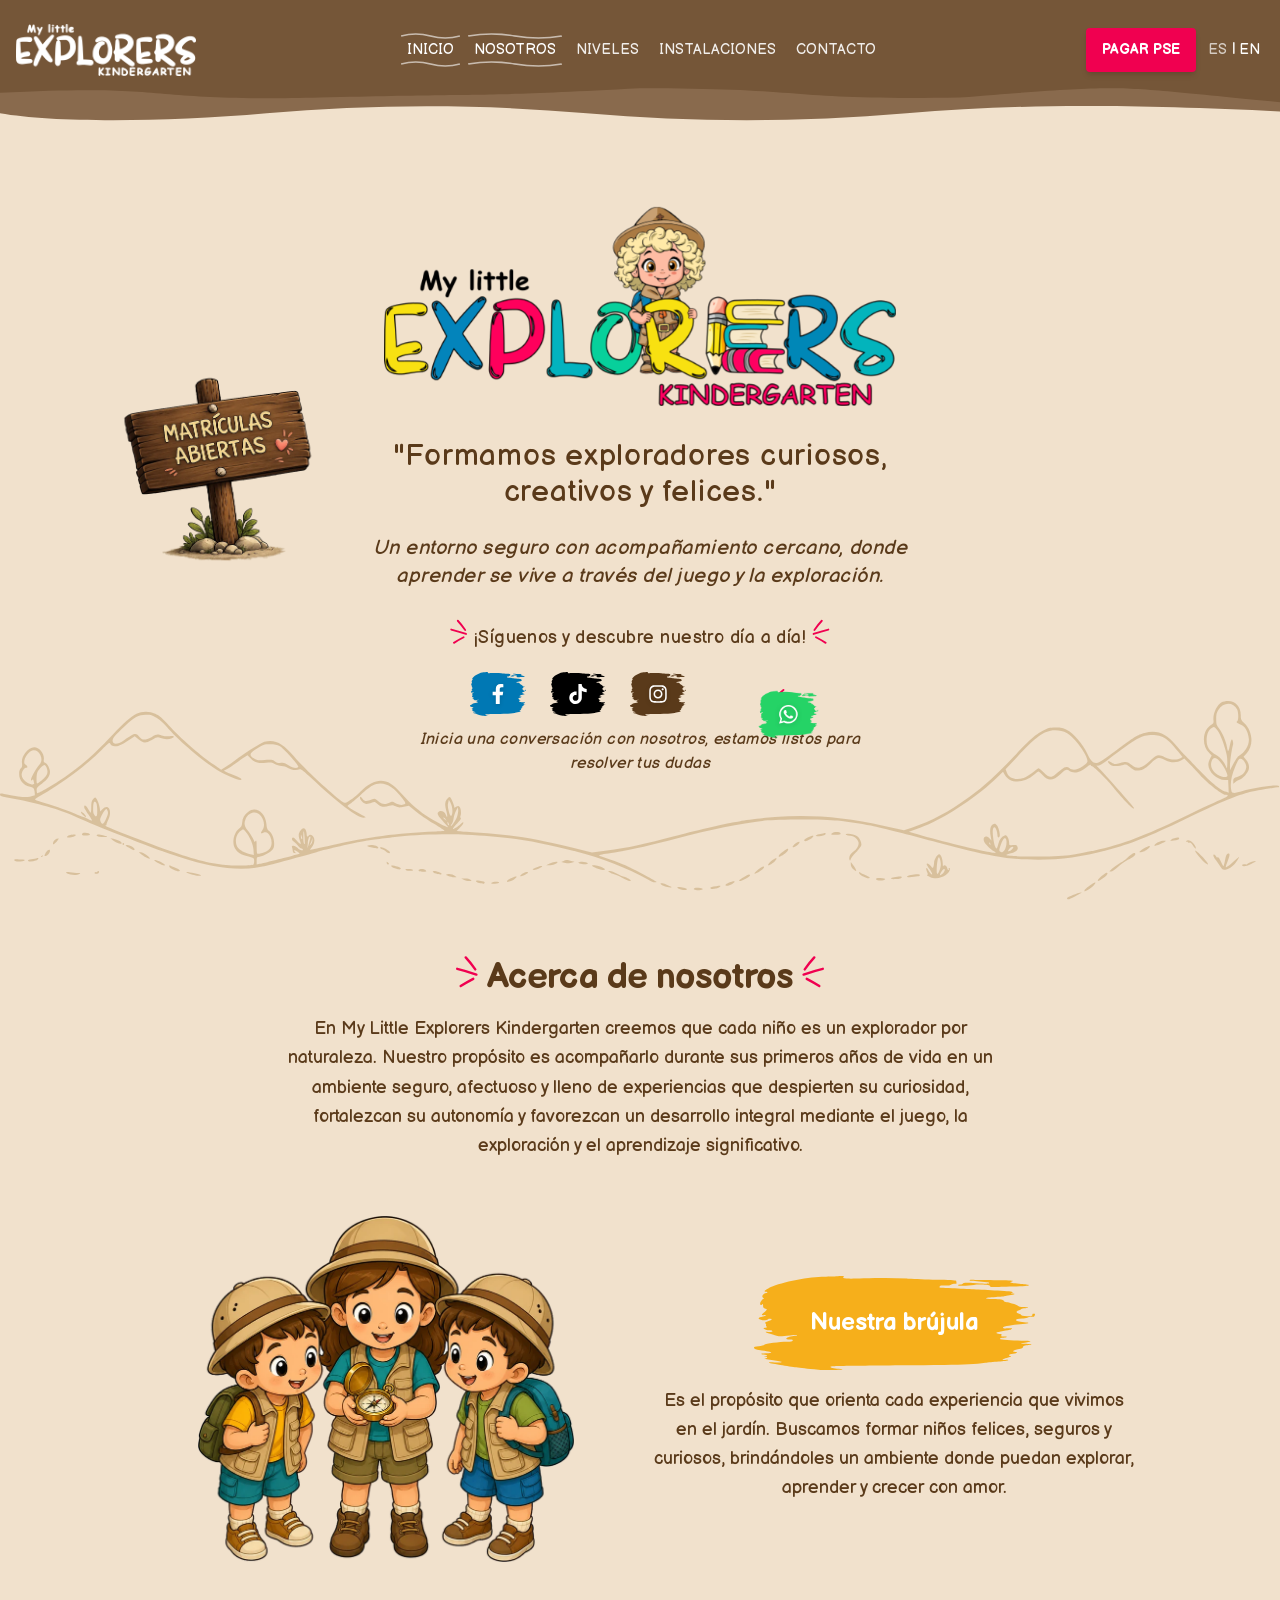
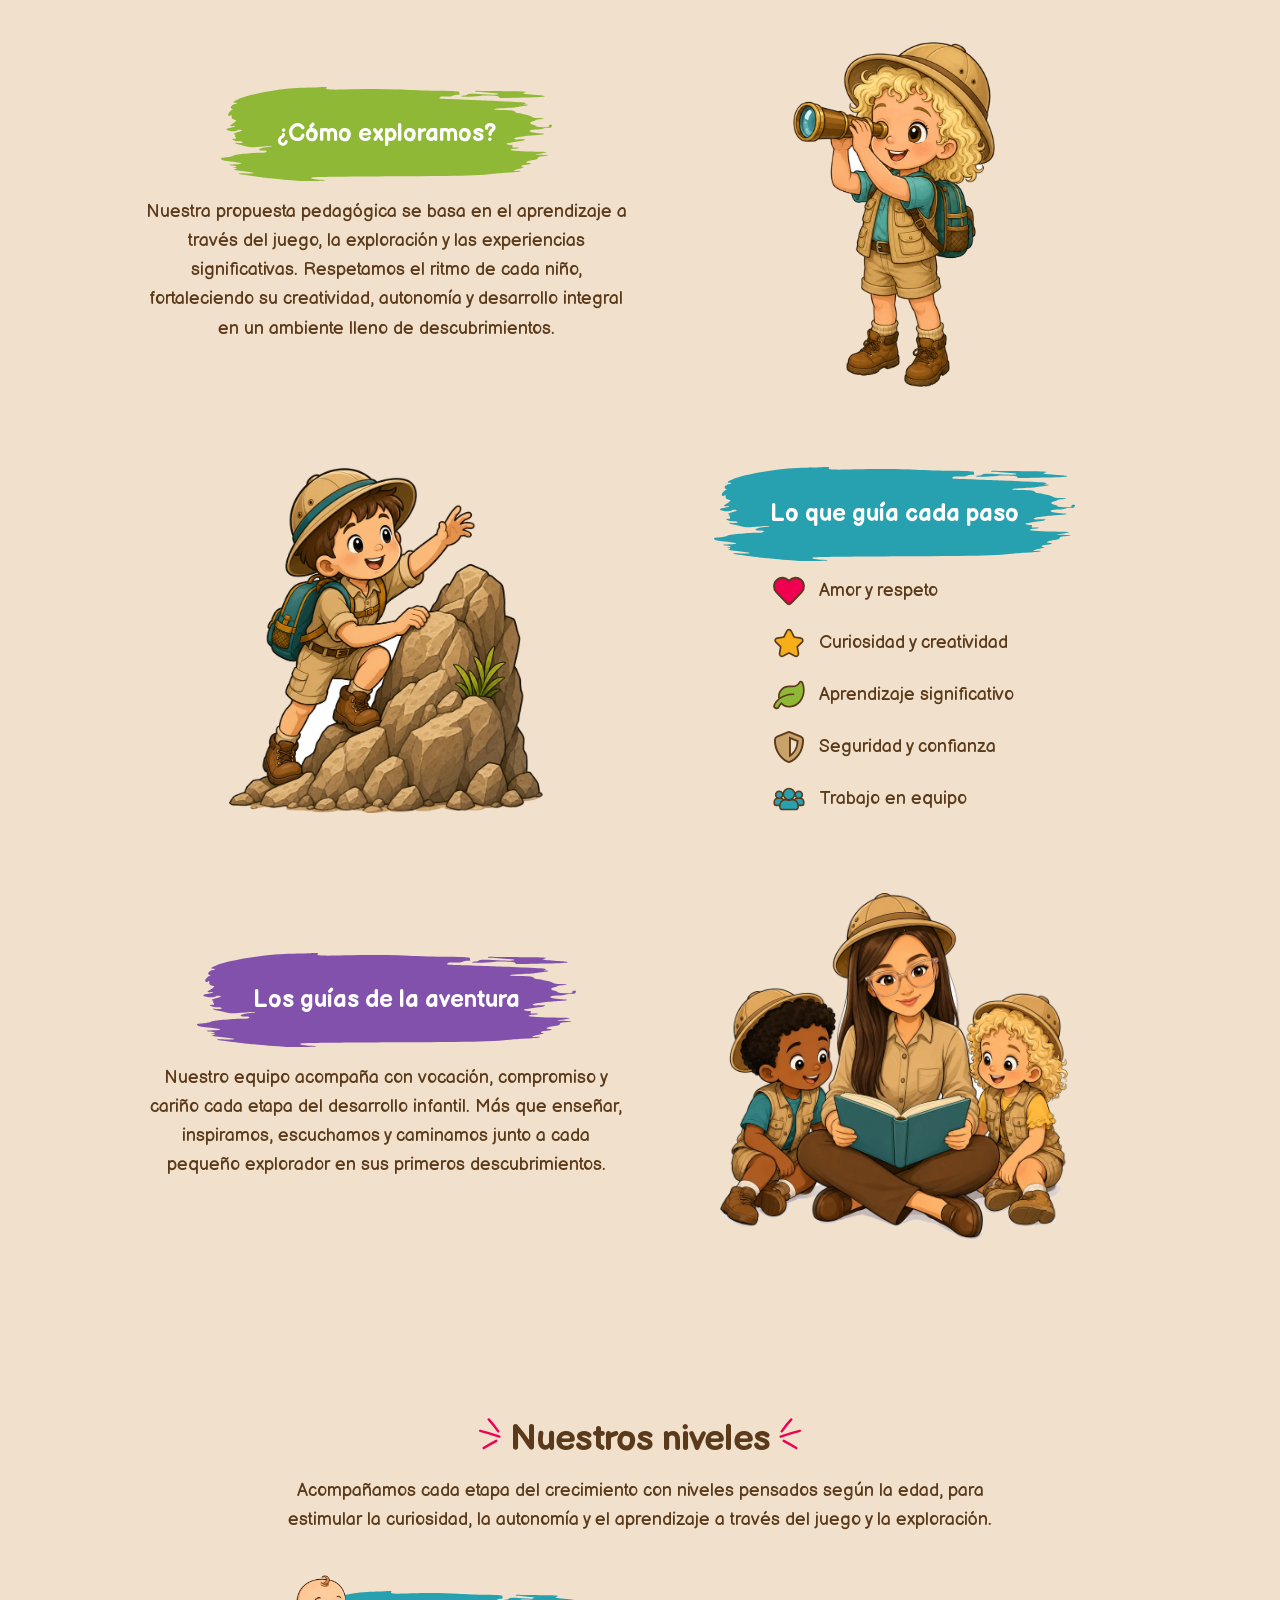
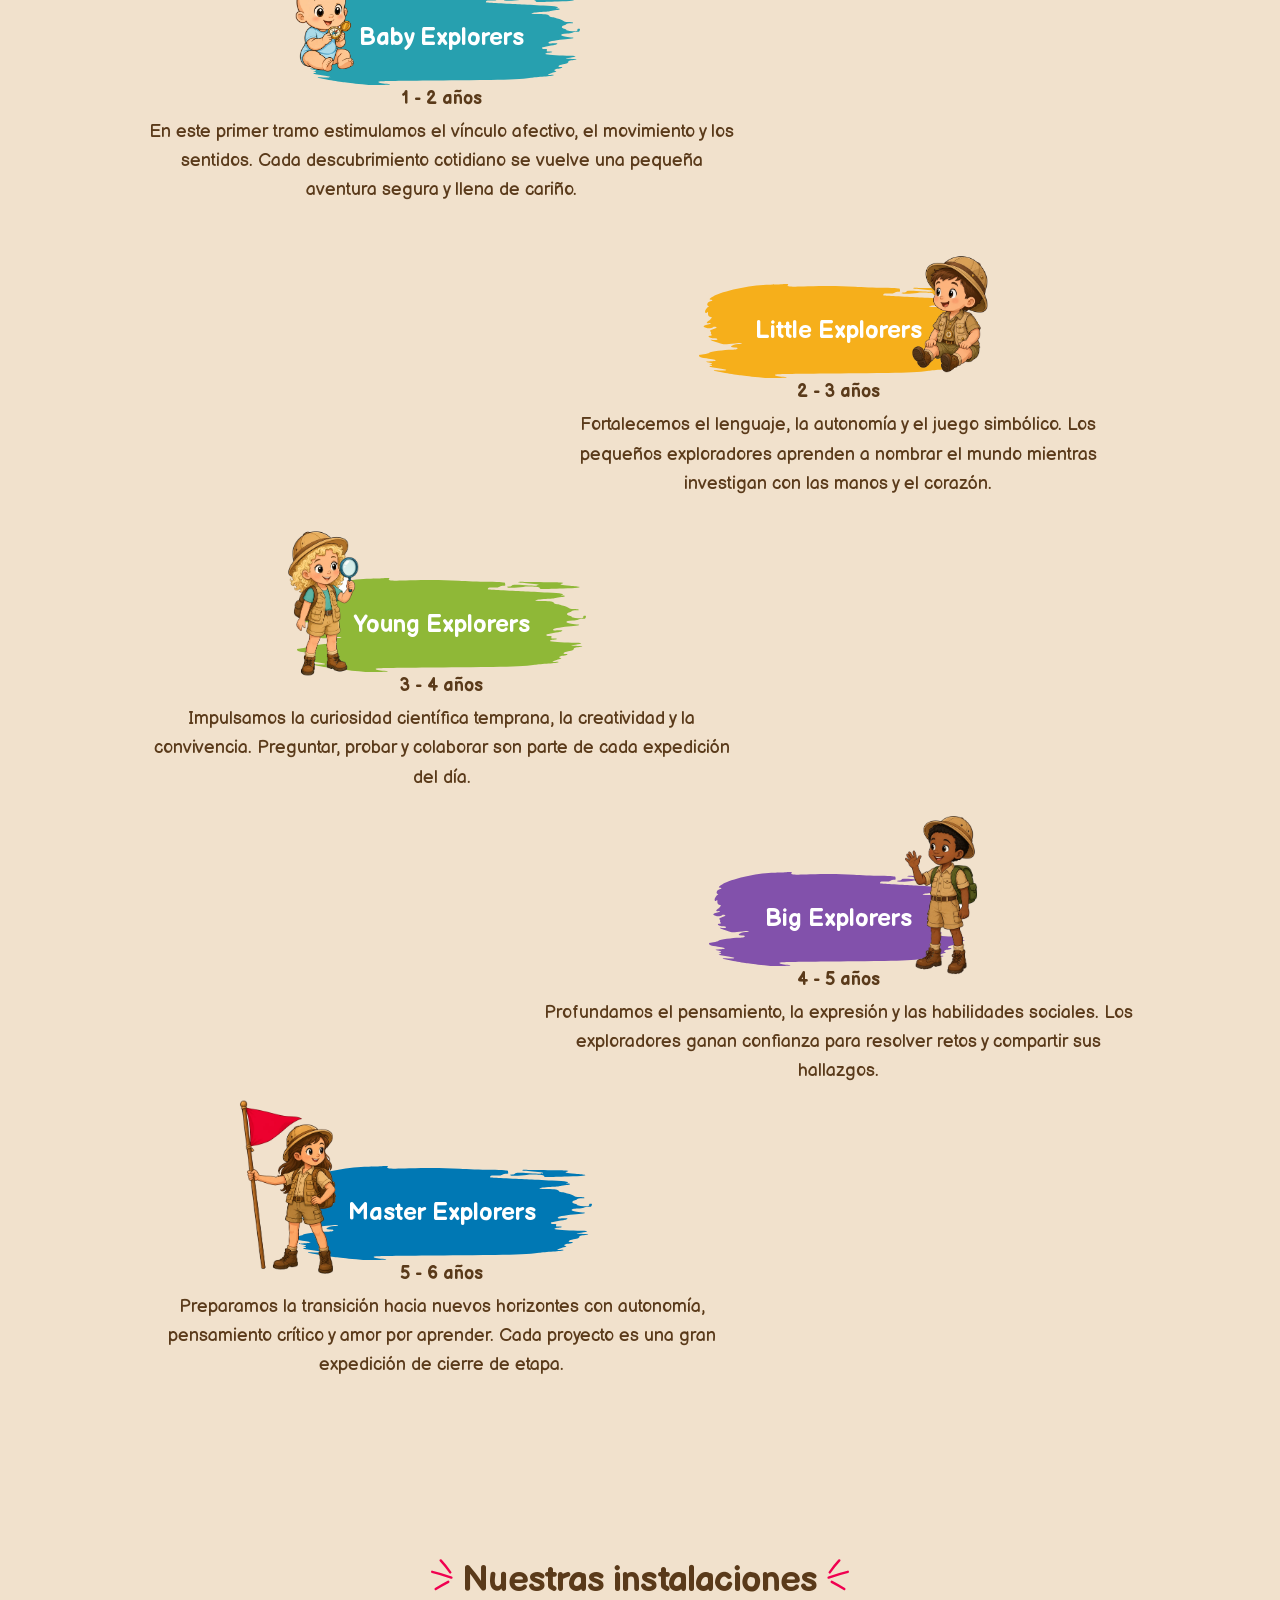
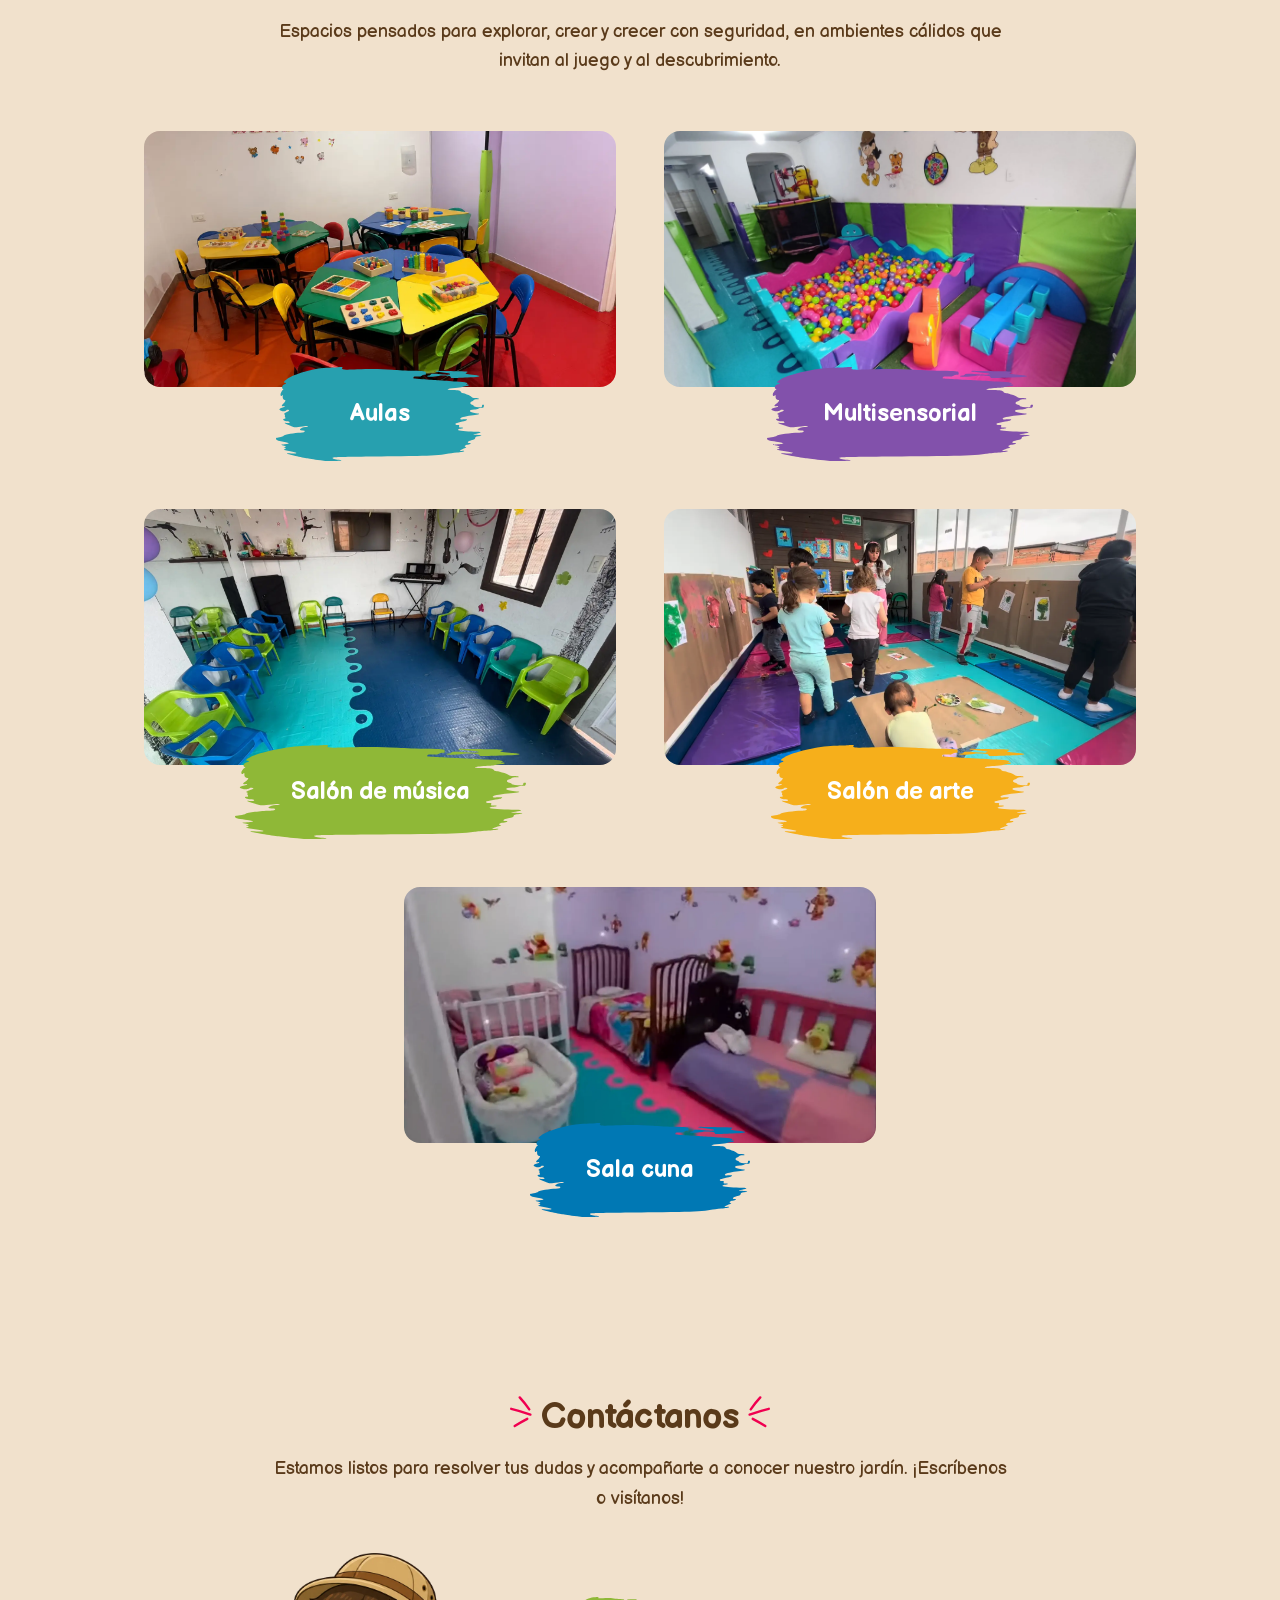
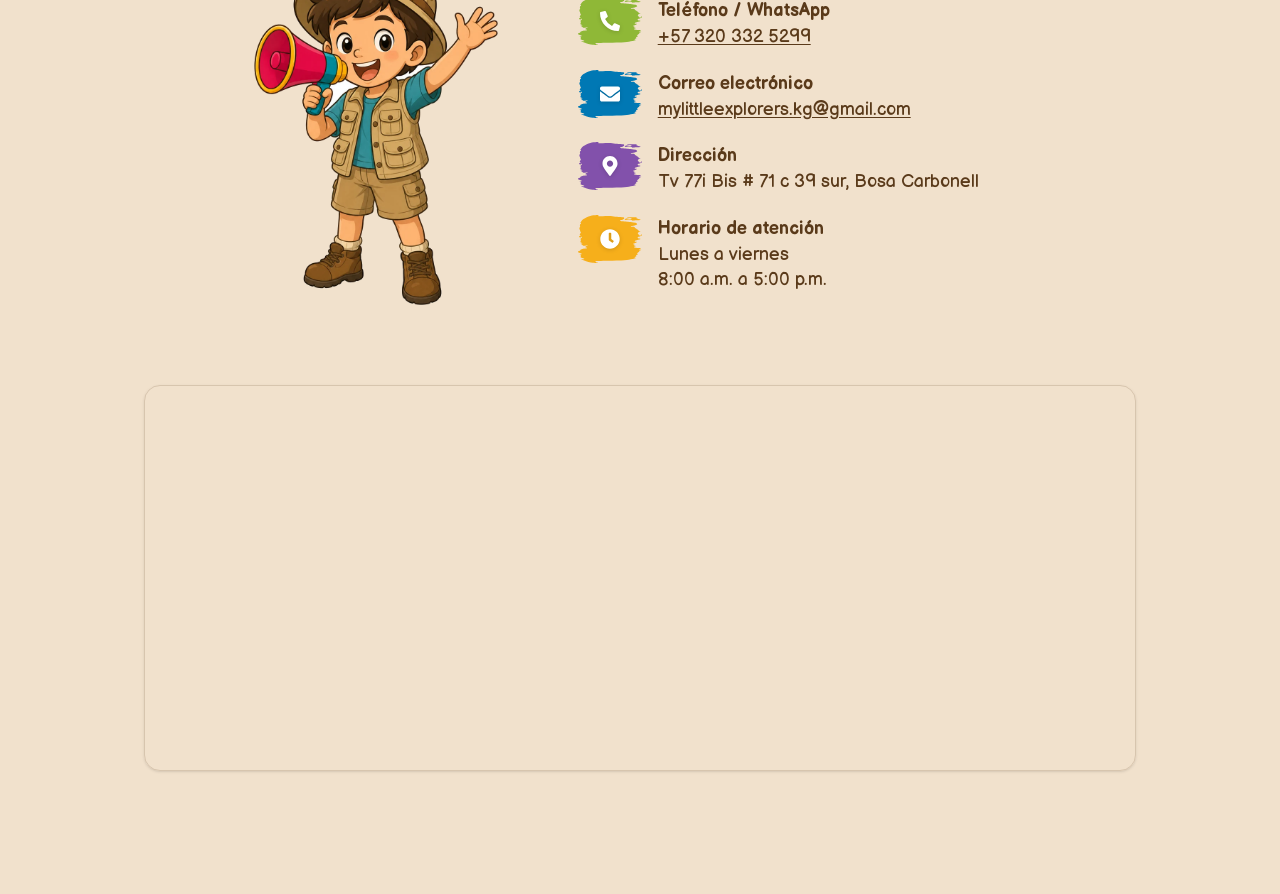
<file: nosotros.html>
<!DOCTYPE html><!--uZ9GzxajvLNK6cp97I_E4--><html lang="es"><head><meta charSet="utf-8"/><meta name="viewport" content="width=device-width, initial-scale=1, viewport-fit=cover"/><link rel="preload" href="/_next/static/media/23c67fdc37a0be90-s.p.f23a2ffc.woff2" as="font" crossorigin="" type="font/woff2"/><link rel="preload" href="/_next/static/media/d467006c6ab94bef-s.p.2dcc21f4.woff2" as="font" crossorigin="" type="font/woff2"/><link rel="preload" as="image" href="/images/logo-white.webp"/><link rel="preload" as="image" href="/images/logo.webp"/><link rel="preload" as="image" href="/images/open-registrations.webp"/><link rel="preload" as="image" href="/images/about/compass.webp"/><link rel="preload" as="image" href="/images/about/explore.webp"/><link rel="preload" as="image" href="/images/about/values.webp"/><link rel="preload" as="image" href="/images/about/team.webp"/><link rel="preload" as="image" href="/images/levels/baby-explorers.webp"/><link rel="preload" as="image" href="/images/levels/little-explorers.webp"/><link rel="preload" as="image" href="/images/levels/young-explorers.webp"/><link rel="stylesheet" href="/_next/static/chunks/d91406f51fdc5056.css" data-precedence="next"/><link rel="preload" as="script" fetchPriority="low" href="/_next/static/chunks/e060632d69e31f4e.js"/><script src="/_next/static/chunks/c88b5ee29e234c33.js" async=""></script><script src="/_next/static/chunks/80a5431d4e78c469.js" async=""></script><script src="/_next/static/chunks/803af64ae7e3251d.js" async=""></script><script src="/_next/static/chunks/turbopack-c8decf0068a0c889.js" async=""></script><script src="/_next/static/chunks/72a8df05664ba2ac.js" async=""></script><script src="/_next/static/chunks/ef82211496aa8624.js" async=""></script><script src="/_next/static/chunks/221e0744b683f94b.js" async=""></script><script src="/_next/static/chunks/54acdc74ad0965ad.js" async=""></script><script src="/_next/static/chunks/9406d52ee4d20d0c.js" async=""></script><script src="/_next/static/chunks/c68965ccfb8de2c8.js" async=""></script><script src="/_next/static/chunks/3ac2e61271c515dd.js" async=""></script><link rel="preload" as="image" href="/images/levels/big-explorers.webp"/><link rel="preload" as="image" href="/images/levels/master-explorers.webp"/><link rel="preload" as="image" href="/images/facilities/classrooms.webp"/><link rel="preload" as="image" href="/images/facilities/multisensory.webp"/><link rel="preload" as="image" href="/images/facilities/music.webp"/><link rel="preload" as="image" href="/images/facilities/art.webp"/><link rel="preload" as="image" href="/images/facilities/nursery.webp"/><link rel="preload" as="image" href="/images/contact/signpost.webp"/><meta name="next-size-adjust" content=""/><meta name="theme-color" content="#5A3A1A"/><title>My Little Explorers Kindergarten</title><meta name="description" content="Formamos exploradores curiosos, creativos y felices. Jardín infantil en Bosa, Bogotá. Conoce nuestros niveles y escríbenos."/><meta name="author" content="My Little Explorers Kindergarten"/><meta name="keywords" content="jardín infantil,kindergarten,Bosa,Bogotá,educación inicial,preescolar"/><meta name="creator" content="My Little Explorers Kindergarten"/><meta name="robots" content="index, follow"/><meta property="og:title" content="My Little Explorers Kindergarten"/><meta property="og:description" content="Formamos exploradores curiosos, creativos y felices. Jardín infantil en Bosa."/><meta property="og:url" content="https://mylittleexplorerskindergarten.com"/><meta property="og:site_name" content="My Little Explorers Kindergarten"/><meta property="og:locale" content="es_CO"/><meta property="og:type" content="website"/><meta name="twitter:card" content="summary_large_image"/><meta name="twitter:title" content="My Little Explorers Kindergarten"/><meta name="twitter:description" content="Formamos exploradores curiosos, creativos y felices. Jardín infantil en Bosa."/><link rel="icon" href="/favicon.ico?favicon.d2ee3944.ico" sizes="28x32" type="image/x-icon"/><script src="/_next/static/chunks/a6dad97d9634a72d.js" noModule=""></script></head><body class="balsamiq_sans_4f98b61a-module__Xv82Va__variable font-[family-name:var(--font-balsamiq-sans)] antialiased"><div hidden=""><!--$--><!--/$--></div><div class="landing-page-bg flex w-full flex-col"><header class="pointer-events-none sticky top-0 z-50 w-full min-h-[var(--landing-header-height)] overflow-hidden bg-transparent"><svg aria-hidden="true" class="absolute inset-0 h-full w-full" fill="none" preserveAspectRatio="none" viewBox="0 0 1200 140" xmlns="http://www.w3.org/2000/svg"><path d="M0 0 H1200 V120 C1050 112 950 112 850 122 C750 132 650 132 550 122 C450 112 350 112 250 122 C150 132 50 132 0 122 L0 0 Z" fill="var(--landing-header-brown-2)"></path><path d="M0 0 H1200 V110 C1034 92 1066 90 900 105 C734 108 766 95 600 95 C434 105 466 100 300 105 C134 110 166 90 0 100 L0 0 Z" fill="var(--landing-header-brown-1)"></path></svg><div class="pointer-events-auto relative z-10 flex items-center justify-between gap-2 px-2 min-h-[100px] md:px-4"><span class="w-12 shrink-0 md:hidden" aria-hidden="true"></span><a aria-label="My Little Explorers Kindergarten - Inicio" href="/"><img src="/images/logo-white.webp" alt="My Little Explorers Logo" class="w-full h-auto max-w-45 object-contain cursor-pointer transition-transform hover:scale-105" width="265" height="80"/></a><nav aria-label="Abrir menú" class="hidden flex-1 items-center justify-center gap-2 md:flex"><a class="header-nav-link group relative rounded px-1.5 py-1 text-sm font-medium uppercase transition-colors focus-visible:outline focus-visible:ring-2 focus-visible:ring-white/80 focus-visible:ring-offset-2 focus-visible:ring-offset-[var(--landing-header-brown-2)] min-h-[36px] inline-flex items-center justify-center text-center text-[var(--landing-header-text-muted)]" href="/"><span class="header-nav-wave header-nav-wave-top pointer-events-none absolute left-0 right-0 top-0 flex h-2 items-center" aria-hidden="true"><svg viewBox="0 0 40 8" class="h-full w-full shrink-0" preserveAspectRatio="none" aria-hidden="true"><path d="M0 4 Q 10 0 20 4 Q 30 8 40 4" stroke="currentColor" fill="none" stroke-width="1.5"></path></svg></span><span class="header-nav-wave header-nav-wave-bottom pointer-events-none absolute bottom-0 left-0 right-0 flex h-2 items-center" aria-hidden="true"><svg viewBox="0 0 40 8" class="h-full w-full shrink-0" preserveAspectRatio="none" aria-hidden="true"><path d="M0 4 Q 10 0 20 4 Q 30 8 40 4" stroke="currentColor" fill="none" stroke-width="1.5"></path></svg></span>Inicio</a><a class="header-nav-link group relative rounded px-1.5 py-1 text-sm font-medium uppercase transition-colors focus-visible:outline focus-visible:ring-2 focus-visible:ring-white/80 focus-visible:ring-offset-2 focus-visible:ring-offset-[var(--landing-header-brown-2)] min-h-[36px] inline-flex items-center justify-center text-center is-active text-[var(--landing-header-text)]" href="/nosotros"><span class="header-nav-wave header-nav-wave-top pointer-events-none absolute left-0 right-0 top-0 flex h-2 items-center" aria-hidden="true"><svg viewBox="0 0 40 8" class="h-full w-full shrink-0" preserveAspectRatio="none" aria-hidden="true"><path d="M0 4 Q 10 0 20 4 Q 30 8 40 4" stroke="currentColor" fill="none" stroke-width="1.5"></path></svg></span><span class="header-nav-wave header-nav-wave-bottom pointer-events-none absolute bottom-0 left-0 right-0 flex h-2 items-center" aria-hidden="true"><svg viewBox="0 0 40 8" class="h-full w-full shrink-0" preserveAspectRatio="none" aria-hidden="true"><path d="M0 4 Q 10 0 20 4 Q 30 8 40 4" stroke="currentColor" fill="none" stroke-width="1.5"></path></svg></span>Nosotros</a><a class="header-nav-link group relative rounded px-1.5 py-1 text-sm font-medium uppercase transition-colors focus-visible:outline focus-visible:ring-2 focus-visible:ring-white/80 focus-visible:ring-offset-2 focus-visible:ring-offset-[var(--landing-header-brown-2)] min-h-[36px] inline-flex items-center justify-center text-center text-[var(--landing-header-text-muted)]" href="/niveles"><span class="header-nav-wave header-nav-wave-top pointer-events-none absolute left-0 right-0 top-0 flex h-2 items-center" aria-hidden="true"><svg viewBox="0 0 40 8" class="h-full w-full shrink-0" preserveAspectRatio="none" aria-hidden="true"><path d="M0 4 Q 10 0 20 4 Q 30 8 40 4" stroke="currentColor" fill="none" stroke-width="1.5"></path></svg></span><span class="header-nav-wave header-nav-wave-bottom pointer-events-none absolute bottom-0 left-0 right-0 flex h-2 items-center" aria-hidden="true"><svg viewBox="0 0 40 8" class="h-full w-full shrink-0" preserveAspectRatio="none" aria-hidden="true"><path d="M0 4 Q 10 0 20 4 Q 30 8 40 4" stroke="currentColor" fill="none" stroke-width="1.5"></path></svg></span>Niveles</a><a class="header-nav-link group relative rounded px-1.5 py-1 text-sm font-medium uppercase transition-colors focus-visible:outline focus-visible:ring-2 focus-visible:ring-white/80 focus-visible:ring-offset-2 focus-visible:ring-offset-[var(--landing-header-brown-2)] min-h-[36px] inline-flex items-center justify-center text-center text-[var(--landing-header-text-muted)]" href="/instalaciones"><span class="header-nav-wave header-nav-wave-top pointer-events-none absolute left-0 right-0 top-0 flex h-2 items-center" aria-hidden="true"><svg viewBox="0 0 40 8" class="h-full w-full shrink-0" preserveAspectRatio="none" aria-hidden="true"><path d="M0 4 Q 10 0 20 4 Q 30 8 40 4" stroke="currentColor" fill="none" stroke-width="1.5"></path></svg></span><span class="header-nav-wave header-nav-wave-bottom pointer-events-none absolute bottom-0 left-0 right-0 flex h-2 items-center" aria-hidden="true"><svg viewBox="0 0 40 8" class="h-full w-full shrink-0" preserveAspectRatio="none" aria-hidden="true"><path d="M0 4 Q 10 0 20 4 Q 30 8 40 4" stroke="currentColor" fill="none" stroke-width="1.5"></path></svg></span>Instalaciones</a><a class="header-nav-link group relative rounded px-1.5 py-1 text-sm font-medium uppercase transition-colors focus-visible:outline focus-visible:ring-2 focus-visible:ring-white/80 focus-visible:ring-offset-2 focus-visible:ring-offset-[var(--landing-header-brown-2)] min-h-[36px] inline-flex items-center justify-center text-center text-[var(--landing-header-text-muted)]" href="/contacto"><span class="header-nav-wave header-nav-wave-top pointer-events-none absolute left-0 right-0 top-0 flex h-2 items-center" aria-hidden="true"><svg viewBox="0 0 40 8" class="h-full w-full shrink-0" preserveAspectRatio="none" aria-hidden="true"><path d="M0 4 Q 10 0 20 4 Q 30 8 40 4" stroke="currentColor" fill="none" stroke-width="1.5"></path></svg></span><span class="header-nav-wave header-nav-wave-bottom pointer-events-none absolute bottom-0 left-0 right-0 flex h-2 items-center" aria-hidden="true"><svg viewBox="0 0 40 8" class="h-full w-full shrink-0" preserveAspectRatio="none" aria-hidden="true"><path d="M0 4 Q 10 0 20 4 Q 30 8 40 4" stroke="currentColor" fill="none" stroke-width="1.5"></path></svg></span>Contacto</a></nav><div class="hidden shrink-0 items-center gap-2 md:flex"><a href="https://www.mipagoamigo.com/MPA_WebSite/ServicePayments/StartPayment?searchedAgreementName=MY%20LITTLE%20EXPLORERS%20KINDERGARTEN%20SAS" target="_blank" rel="noopener noreferrer" class="inline-flex min-h-[44px] items-center justify-center rounded px-4 py-2 text-sm font-bold uppercase text-white shadow-md transition-transform hover:scale-[1.02] focus-visible:outline focus-visible:ring-2 focus-visible:ring-white focus-visible:ring-offset-2 focus-visible:ring-offset-[var(--landing-header-brown-2)]" id="header-pay-pse" style="background-color:#F00050">Pagar PSE</a><nav aria-label="Idioma" class="flex items-center gap-px"><span class="flex items-center"><button type="button" class="cursor-pointer text-sm uppercase transition-opacity min-h-[32px] min-w-0 inline-flex items-center justify-center rounded px-1 py-0.5 focus-visible:outline focus-visible:ring-2 focus-visible:ring-white/80 opacity-70" aria-current="true" style="color:var(--landing-header-text)">ES</button></span><span class="flex items-center"><span class="text-[var(--landing-header-text-muted)]" aria-hidden="true">|</span><button type="button" class="cursor-pointer text-sm uppercase transition-opacity min-h-[32px] min-w-0 inline-flex items-center justify-center rounded px-1 py-0.5 focus-visible:outline focus-visible:ring-2 focus-visible:ring-white/80 opacity-100 hover:opacity-90" style="color:var(--landing-header-text)">EN</button></span></nav></div><button type="button" class="flex h-12 w-12 shrink-0 cursor-pointer flex-col items-center justify-center gap-1.5 rounded text-[var(--landing-header-text)] focus-visible:outline focus-visible:ring-2 focus-visible:ring-white/80 focus-visible:ring-offset-2 focus-visible:ring-offset-[var(--landing-header-brown-2)] md:hidden" aria-expanded="false" aria-label="Abrir menú"><span class="block h-[3px] w-6 rounded-full bg-current transition-all duration-200" style="transform:none"></span><span class="block h-[3px] w-6 rounded-full bg-current transition-all duration-200" style="opacity:1"></span><span class="block h-[3px] w-6 rounded-full bg-current transition-all duration-200" style="transform:none"></span></button></div><div aria-hidden="true" class="fixed left-0 right-0 top-[105px] z-40 flex flex-col bg-[var(--landing-header-brown-2)] px-6 pt-8 pb-8 transition-transform duration-300 ease-out md:top-[80px] md:hidden" style="bottom:0;pointer-events:none;transform:translateX(100%)"><nav class="flex flex-1 flex-col items-center justify-center gap-4 text-center" aria-label="Abrir menú"><a class="header-nav-link group relative rounded px-1.5 py-1 text-sm font-medium uppercase transition-colors focus-visible:outline focus-visible:ring-2 focus-visible:ring-white/80 focus-visible:ring-offset-2 focus-visible:ring-offset-[var(--landing-header-brown-2)] min-h-[36px] inline-flex items-center justify-center text-center text-[var(--landing-header-text-muted)]" href="/"><span class="header-nav-wave header-nav-wave-top pointer-events-none absolute left-0 right-0 top-0 flex h-2 items-center" aria-hidden="true"><svg viewBox="0 0 40 8" class="h-full w-full shrink-0" preserveAspectRatio="none" aria-hidden="true"><path d="M0 4 Q 10 0 20 4 Q 30 8 40 4" stroke="currentColor" fill="none" stroke-width="1.5"></path></svg></span><span class="header-nav-wave header-nav-wave-bottom pointer-events-none absolute bottom-0 left-0 right-0 flex h-2 items-center" aria-hidden="true"><svg viewBox="0 0 40 8" class="h-full w-full shrink-0" preserveAspectRatio="none" aria-hidden="true"><path d="M0 4 Q 10 0 20 4 Q 30 8 40 4" stroke="currentColor" fill="none" stroke-width="1.5"></path></svg></span>Inicio</a><a class="header-nav-link group relative rounded px-1.5 py-1 text-sm font-medium uppercase transition-colors focus-visible:outline focus-visible:ring-2 focus-visible:ring-white/80 focus-visible:ring-offset-2 focus-visible:ring-offset-[var(--landing-header-brown-2)] min-h-[36px] inline-flex items-center justify-center text-center is-active text-[var(--landing-header-text)]" href="/nosotros"><span class="header-nav-wave header-nav-wave-top pointer-events-none absolute left-0 right-0 top-0 flex h-2 items-center" aria-hidden="true"><svg viewBox="0 0 40 8" class="h-full w-full shrink-0" preserveAspectRatio="none" aria-hidden="true"><path d="M0 4 Q 10 0 20 4 Q 30 8 40 4" stroke="currentColor" fill="none" stroke-width="1.5"></path></svg></span><span class="header-nav-wave header-nav-wave-bottom pointer-events-none absolute bottom-0 left-0 right-0 flex h-2 items-center" aria-hidden="true"><svg viewBox="0 0 40 8" class="h-full w-full shrink-0" preserveAspectRatio="none" aria-hidden="true"><path d="M0 4 Q 10 0 20 4 Q 30 8 40 4" stroke="currentColor" fill="none" stroke-width="1.5"></path></svg></span>Nosotros</a><a class="header-nav-link group relative rounded px-1.5 py-1 text-sm font-medium uppercase transition-colors focus-visible:outline focus-visible:ring-2 focus-visible:ring-white/80 focus-visible:ring-offset-2 focus-visible:ring-offset-[var(--landing-header-brown-2)] min-h-[36px] inline-flex items-center justify-center text-center text-[var(--landing-header-text-muted)]" href="/niveles"><span class="header-nav-wave header-nav-wave-top pointer-events-none absolute left-0 right-0 top-0 flex h-2 items-center" aria-hidden="true"><svg viewBox="0 0 40 8" class="h-full w-full shrink-0" preserveAspectRatio="none" aria-hidden="true"><path d="M0 4 Q 10 0 20 4 Q 30 8 40 4" stroke="currentColor" fill="none" stroke-width="1.5"></path></svg></span><span class="header-nav-wave header-nav-wave-bottom pointer-events-none absolute bottom-0 left-0 right-0 flex h-2 items-center" aria-hidden="true"><svg viewBox="0 0 40 8" class="h-full w-full shrink-0" preserveAspectRatio="none" aria-hidden="true"><path d="M0 4 Q 10 0 20 4 Q 30 8 40 4" stroke="currentColor" fill="none" stroke-width="1.5"></path></svg></span>Niveles</a><a class="header-nav-link group relative rounded px-1.5 py-1 text-sm font-medium uppercase transition-colors focus-visible:outline focus-visible:ring-2 focus-visible:ring-white/80 focus-visible:ring-offset-2 focus-visible:ring-offset-[var(--landing-header-brown-2)] min-h-[36px] inline-flex items-center justify-center text-center text-[var(--landing-header-text-muted)]" href="/instalaciones"><span class="header-nav-wave header-nav-wave-top pointer-events-none absolute left-0 right-0 top-0 flex h-2 items-center" aria-hidden="true"><svg viewBox="0 0 40 8" class="h-full w-full shrink-0" preserveAspectRatio="none" aria-hidden="true"><path d="M0 4 Q 10 0 20 4 Q 30 8 40 4" stroke="currentColor" fill="none" stroke-width="1.5"></path></svg></span><span class="header-nav-wave header-nav-wave-bottom pointer-events-none absolute bottom-0 left-0 right-0 flex h-2 items-center" aria-hidden="true"><svg viewBox="0 0 40 8" class="h-full w-full shrink-0" preserveAspectRatio="none" aria-hidden="true"><path d="M0 4 Q 10 0 20 4 Q 30 8 40 4" stroke="currentColor" fill="none" stroke-width="1.5"></path></svg></span>Instalaciones</a><a class="header-nav-link group relative rounded px-1.5 py-1 text-sm font-medium uppercase transition-colors focus-visible:outline focus-visible:ring-2 focus-visible:ring-white/80 focus-visible:ring-offset-2 focus-visible:ring-offset-[var(--landing-header-brown-2)] min-h-[36px] inline-flex items-center justify-center text-center text-[var(--landing-header-text-muted)]" href="/contacto"><span class="header-nav-wave header-nav-wave-top pointer-events-none absolute left-0 right-0 top-0 flex h-2 items-center" aria-hidden="true"><svg viewBox="0 0 40 8" class="h-full w-full shrink-0" preserveAspectRatio="none" aria-hidden="true"><path d="M0 4 Q 10 0 20 4 Q 30 8 40 4" stroke="currentColor" fill="none" stroke-width="1.5"></path></svg></span><span class="header-nav-wave header-nav-wave-bottom pointer-events-none absolute bottom-0 left-0 right-0 flex h-2 items-center" aria-hidden="true"><svg viewBox="0 0 40 8" class="h-full w-full shrink-0" preserveAspectRatio="none" aria-hidden="true"><path d="M0 4 Q 10 0 20 4 Q 30 8 40 4" stroke="currentColor" fill="none" stroke-width="1.5"></path></svg></span>Contacto</a></nav><div class="flex flex-col items-center gap-4 border-t border-white/20 pt-6 text-center"><a href="https://www.mipagoamigo.com/MPA_WebSite/ServicePayments/StartPayment?searchedAgreementName=MY%20LITTLE%20EXPLORERS%20KINDERGARTEN%20SAS" target="_blank" rel="noopener noreferrer" class="inline-flex min-h-[48px] items-center justify-center rounded px-6 py-3 text-sm font-bold uppercase text-white shadow-md" style="background-color:#F00050">Pagar PSE</a><nav aria-label="Idioma" class="flex items-center gap-px"><span class="flex items-center"><button type="button" class="cursor-pointer text-sm uppercase transition-opacity min-h-[32px] min-w-0 inline-flex items-center justify-center rounded px-1 py-0.5 focus-visible:outline focus-visible:ring-2 focus-visible:ring-white/80 opacity-70" aria-current="true" style="color:var(--landing-header-text)">ES</button></span><span class="flex items-center"><span class="text-[var(--landing-header-text-muted)]" aria-hidden="true">|</span><button type="button" class="cursor-pointer text-sm uppercase transition-opacity min-h-[32px] min-w-0 inline-flex items-center justify-center rounded px-1 py-0.5 focus-visible:outline focus-visible:ring-2 focus-visible:ring-white/80 opacity-100 hover:opacity-90" style="color:var(--landing-header-text)">EN</button></span></nav></div></div></header><main class="flex flex-1 flex-col"><div aria-hidden="true" class="pointer-events-none fixed inset-x-0 bottom-0 z-0 h-[var(--landing-mountains-clearance)] bg-[length:100%_auto] bg-bottom bg-no-repeat" style="background-image:url(&#x27;/images/mountains.svg&#x27;)"></div><section id="landing-home" class="relative z-10 flex w-full flex-col min-h-[calc(100dvh-var(--landing-header-height))] scroll-mt-[var(--landing-header-height)] pb-[var(--landing-section-bottom-padding)]"><div class="mx-auto flex w-full max-w-[var(--landing-section-max-width)] min-h-0 flex-1 flex-col px-4 items-center justify-center pt-5 text-center"><div class="relative mx-auto flex w-full max-w-lg flex-col items-center lg:max-w-xl"><div class="reveal-on-scroll reveal-on-scroll--from-up"><img class="h-auto w-full max-w-[min(22rem,85vw)] object-contain sm:max-w-[24rem] md:max-w-[28rem] lg:max-w-[32rem]" src="/images/logo.webp" alt="My Little Explorers Kindergarten" width="658" height="256"/></div><div class="reveal-on-scroll reveal-on-scroll--from-up mt-6 lg:absolute lg:left-0 lg:top-20 lg:mt-20"><img class="h-auto w-40 object-contain sm:w-44 md:w-48 lg:w-48 lg:-translate-x-[calc(100%+1.25rem)] xl:w-52 xl:-translate-x-[calc(100%+2rem)]" src="/images/open-registrations.webp" alt="Matrículas abiertas" width="1024" height="1536"/></div><div class="reveal-on-scroll reveal-on-scroll--from-up"><p class="mt-3 max-w-lg text-xl tracking-wide text-[var(--landing-header-brown-3)] sm:text-2xl md:text-3xl lg:mt-8">&quot;Formamos exploradores curiosos, creativos y felices.&quot;</p></div><div class="reveal-on-scroll reveal-on-scroll--from-up"><p class="mt-6 max-w-2xl text-base italic tracking-wide text-[var(--landing-header-brown-3)] sm:text-lg md:text-xl">Un entorno seguro con acompañamiento cercano, donde aprender se vive a través del juego y la exploración.</p></div><div class="mt-8 flex w-full flex-col items-center"><div class="reveal-on-scroll reveal-on-scroll--from-up"><p class="flex max-w-md items-start justify-center gap-1 text-base font-medium tracking-wide text-[var(--landing-header-brown-3)] sm:text-lg"><svg aria-hidden="true" viewBox="0 0 26 36" fill="none" xmlns="http://www.w3.org/2000/svg" class="-mt-1.5 h-8 w-5 shrink-0 self-start sm:-mt-2 sm:h-9 sm:w-[1.35rem] rotate-[12deg] text-[var(--landing-palette-fuchsia)]"><path d="M20 14Q14 8.5 9 5" stroke="currentColor" stroke-width="2.25" stroke-linecap="round"></path><path d="M22 18.5Q12 17.2 3.5 17" stroke="currentColor" stroke-width="2.25" stroke-linecap="round"></path><path d="M20 23Q14.5 27.5 10 32" stroke="currentColor" stroke-width="2.25" stroke-linecap="round"></path></svg><span class="pt-0.5">¡Síguenos y descubre nuestro día a día!</span><svg aria-hidden="true" viewBox="0 0 26 36" fill="none" xmlns="http://www.w3.org/2000/svg" class="-mt-1.5 h-8 w-5 shrink-0 self-start sm:-mt-2 sm:h-9 sm:w-[1.35rem] -rotate-[12deg] -scale-x-100 text-[var(--landing-palette-fuchsia)]"><path d="M20 14Q14 8.5 9 5" stroke="currentColor" stroke-width="2.25" stroke-linecap="round"></path><path d="M22 18.5Q12 17.2 3.5 17" stroke="currentColor" stroke-width="2.25" stroke-linecap="round"></path><path d="M20 23Q14.5 27.5 10 32" stroke="currentColor" stroke-width="2.25" stroke-linecap="round"></path></svg></p></div><nav aria-label="Redes sociales" class="mt-5 flex flex-wrap items-center justify-center gap-2.5 sm:gap-6"><div class="reveal-on-scroll reveal-on-scroll--from-up"><a href="https://www.facebook.com/mylittleexplorerskindergarten" target="_blank" rel="noopener noreferrer" aria-label="Facebook" class="relative inline-flex h-11 w-14 shrink-0 items-center justify-center transition-transform hover:scale-110 focus-visible:outline focus-visible:ring-2 focus-visible:ring-[var(--home-social-blob-color)] focus-visible:ring-offset-2 focus-visible:ring-offset-[var(--landing-bg)]" style="--home-social-blob-color:#0078B4"><svg aria-hidden="true" class="pointer-events-none absolute inset-0 h-full w-full overflow-visible" preserveAspectRatio="none" viewBox="0 0 684.71313 153.52399"><g transform="translate(-48.209526,-79.694601)"><path d="m 205.05607,232.74304 c -28.5013,-1.5452 -43.39858,-2.60146 -54,-3.82875 -6.875,-0.79589 -24.425,-2.61293 -39,-4.03787 -30.070694,-2.93989 -37.204174,-5.02077 -13.391218,-3.90631 15.461918,0.72364 23.135948,-0.72029 10.654718,-2.00477 -3.16992,-0.32623 -9.588498,-1.02239 -14.263498,-1.54704 -4.675,-0.52465 -11.65,-1.27202 -15.5,-1.66082 -7,-0.70692 -7,-0.70692 -2.659984,-1.60326 4.951163,-1.02255 4.801911,-1.74014 -0.578973,-2.78365 -3.761043,-0.72938 -3.761043,-0.72938 -0.17771,-0.84438 7.133351,-0.22893 4.896329,-1.63822 -4.240852,-2.67168 -9.342481,-1.05667 -9.342481,-1.05667 4.975817,-1.8817 21.209902,-1.22212 18.491502,-2.10928 -16.663259,-5.43809 -6.265662,-0.5933 -9.870706,-1.41063 -10.940476,-2.4804 -2.330768,-2.33076 -1.651695,-2.55694 10.644351,-3.54536 6.701604,-0.5387 12.082322,-1.48447 13.415569,-2.35805 2.696745,-1.76697 37.603895,-4.93922 54.725515,-4.97328 11.20988,-0.0223 15.66052,-0.88868 14.46899,-2.81661 -0.32286,-0.52241 -3.97297,-0.94983 -8.11134,-0.94983 -14.39152,0 -6.28067,-4.47299 10.21318,-5.63239 5.2399,-0.36833 9.16756,-0.9806 8.72813,-1.3606 -0.43943,-0.37999 -8.22396,-0.11466 -17.29896,0.58963 -21.87704,1.69783 -30.18557,1.69439 -34.72976,-0.0144 -2.073628,-0.77972 -8.270238,-2.17817 -13.770238,-3.10764 -11.646512,-1.9682 -14.929648,-3.71961 -5.284211,-2.81891 7.547395,0.70479 13.692291,-0.31097 10.284211,-1.69999 -1.1,-0.44832 -3.837448,-0.84676 -6.083219,-0.88541 -5.838294,-0.1005 -15.467052,-2.17993 -14.834364,-3.20364 0.294589,-0.47666 2.084059,-0.86665 3.9766,-0.86665 2.391985,0 3.440983,-0.45728 3.440983,-1.5 0,-0.825 -0.480324,-1.5 -1.067388,-1.5 -0.612312,0 -0.796754,-0.85269 -0.432612,-2 0.450475,-1.41932 0.1797,-2 -0.932612,-2 -0.862064,0 -1.567388,-0.43266 -1.567388,-0.96146 0,-0.92266 1.801863,-1.52649 12.23758,-4.10096 2.605669,-0.64282 4.491611,-1.56674 4.190983,-2.05317 -0.65978,-1.06754 -7.793239,-1.1864 -8.832476,-0.14716 -0.405485,0.40548 -1.267985,0.76535 -1.916666,0.79971 -0.648682,0.0344 -2.793694,0.41394 -4.766694,0.84351 -3.8275,0.83336 -14.660751,-0.72849 -16.279272,-2.34702 -1.326114,-1.32611 3.295028,-2.95212 10.542973,-3.70968 3.237098,-0.33834 6.167123,-1.07063 6.511166,-1.6273 0.409252,-0.66219 -1.181721,-0.79809 -4.601438,-0.39308 -6.403287,0.75837 -6.509282,-0.81876 -0.25921,-3.85688 6.434733,-3.12788 9.493813,-6.44651 5.942329,-6.44651 -4.993798,0 -7.986428,-2.06708 -7.526771,-5.19893 0.428728,-2.92111 -0.94961,-3.69396 -2.975287,-1.66829 -1.584633,1.58464 -4.267217,0.31948 -4.267217,-2.0125 0,-2.14211 4.714068,-6.56058 8.244604,-7.72761 2.255396,-0.74553 2.255396,-0.74553 -0.244604,-1.3601 -6.441346,-1.58344 -0.192244,-8.03257 7.783433,-8.03257 1.219112,0 2.216567,-0.45 2.216567,-1 0,-0.55 -1.575,-1 -3.5,-1 -4.189038,0 -4.560357,-1.40548 -0.75,-2.83881 1.5125,-0.56896 5.45,-2.14748 8.75,-3.507826 17.857208,-7.36123 90.286088,-17.731671 127.499998,-18.255581 12.925,-0.18196 30.7,-0.55947 39.5,-0.83891 15.62645,-0.49622 15.94463,-0.46557 13.62833,1.3126 -3.66313,2.81211 7.16111,3.30666 49.46107,2.25983 44.07303,-1.09072 76.67835,-0.9219 115.9106,0.60014 16.5,0.64013 47.8875,1.48238 69.75,1.87167 30.97383,0.55153 39.75,0.9866 39.75,1.97056 0,0.69451 0.27314,1.97456 0.60699,2.844541 0.50447,1.31463 -0.25215,1.58179 -4.47976,1.58179 -2.79772,0 -6.78336,0.66372 -8.85699,1.47494 -2.07363,0.81121 -6.24524,1.47933 -9.27024,1.4847 -3.025,0.005 -8.26101,0.008 -11.63557,0.006 -4.56887,-0.003 -6.28445,0.38388 -6.71862,1.51529 -0.73249,1.90885 -4.76813,1.56172 30.35419,2.61092 16.775,0.501116 40.625,1.316676 53,1.812346 12.375,0.49568 38.3625,1.48026 57.75,2.18796 33.44549,1.22085 43.52797,2.52131 32.5,4.19191 -1.5125,0.22912 -0.1625,0.48401 3,0.56642 8.78709,0.22897 6.84261,1.8953 -3,2.57087 -4.8125,0.33031 -10.775,1.01992 -13.25,1.53246 -2.475,0.51255 -12.825,1.20829 -23,1.5461 -29.66588,0.9849 -33.94964,3.11766 -7,3.4851 17.66046,0.24079 24.9465,1.16831 26.15607,3.3297 0.72774,1.3004 2.37167,1.6856 7.19362,1.6856 3.43767,0 6.73826,0.48795 7.33465,1.08434 0.59639,0.59639 3.94889,1.33373 7.45,1.63854 3.7039,0.32246 8.33794,1.54162 11.08242,2.91566 3.89584,1.95047 6.33243,2.37369 14,2.43175 5.10578,0.0386 10.18324,0.45702 11.28324,0.92971 1.35087,0.58049 -0.59651,0.88424 -6,0.93588 -4.91975,0.047 -9.0751,0.63722 -10.79224,1.53289 -1.53573,0.80105 -4.31706,1.74251 -6.18073,2.09214 -6.68225,1.2536 -5.79936,4.51433 1.40989,5.20705 2.77894,0.26702 4.88854,0.95212 4.77199,1.54973 -0.30787,1.57852 4.64398,2.43234 14.79109,2.55034 10.40851,0.12104 13.84191,-0.53465 13.08794,-2.49945 -0.3822,-0.996 0.41911,-1.36858 2.94344,-1.36858 3.79369,0 3.96122,0.21105 2.43344,3.06574 -0.85187,1.59173 -2.13574,1.93618 -7.25,1.94508 -3.41815,0.006 -8.23982,0.61768 -10.71482,1.35939 -2.475,0.7417 -8.10701,1.40986 -12.51558,1.48479 -22.33735,0.37964 -18.82122,4.97966 4.51558,5.90754 15.82774,0.62933 14.24349,2.08409 -3,2.75479 -13.98588,0.54399 -42.92979,3.41782 -45.75,4.54251 -5.6274,2.24417 -2.22595,3.21806 9.44128,2.70319 10.08888,-0.44522 11.43328,-0.32728 9.80887,0.86052 -1.03533,0.75705 -2.3589,1.3786 -2.94128,1.38124 -2.9786,0.0135 -33.84912,3.95213 -34.2693,4.3723 -1.46458,1.46459 1.54047,2.62291 6.80463,2.62291 5.66629,0 5.92067,0.1037 4.9058,2 -1.02748,1.91987 -0.75845,2.00061 6.71482,2.01531 5.39571,0.0106 7.32479,0.31284 6.28518,0.98469 -0.825,0.53316 -3.975,0.98241 -7,0.99834 -6.72506,0.0354 -10.20388,0.88776 -9.70985,2.37898 0.45563,1.37533 34.83497,2.90767 58.45985,2.60566 20.13707,-0.25743 21.30741,1.20168 2.5,3.11685 -13.75,1.39985 -13.75,1.39985 0.42061,1.89985 12.68293,0.44751 21.72057,2 11.64275,2 -8.61883,0 -16.31336,1.25804 -16.31336,2.66721 0,1.84697 -2.84117,2.77072 -13.06373,4.24743 -11.79093,1.70328 -15.33164,4.4249 -5.90358,4.53789 8.05554,0.0965 3.1386,2.43694 -5.53269,2.6335 -8.87232,0.2011 -13.32355,2.73689 -7,3.98777 2.98027,0.58953 2.97369,0.59819 -1,1.3169 -17.65198,3.19265 -24.06191,5.99583 -11.5,5.02916 5.62284,-0.43269 8.16151,-0.31832 7.5,0.33788 -0.55,0.54559 -11.125,1.51793 -23.5,2.16076 -12.375,0.64283 -26.775,1.58304 -32,2.08937 -23.36551,2.26422 -52.16947,3.28863 -100,3.55649 -295.62209,1.65557 -277,1.397 -277,3.84609 0,1.26925 12.05794,2.54871 24.5,2.59969 3.59831,0.0147 4.57949,0.29224 3.5,0.98986 -1.35592,0.87626 -43.50965,1.11745 -58,0.33185 z m 423.25,-135.085336 c -3.49089,-0.23341 -5.25,-0.7912 -5.25,-1.66469 0,-1.84443 -27.64151,-3.05498 -39,-1.708 -14.41571,1.70953 -42.39807,1.80124 -38.5,0.12618 1.1,-0.47269 3.81237,-0.89106 6.02749,-0.92971 2.21513,-0.0387 5.02155,-0.76655 6.23651,-1.61754 1.96793,-1.37839 5.49018,-1.41683 32.27469,-0.35219 21.11698,0.83937 30.38016,0.88059 31.12226,0.13849 0.74209,-0.74209 -0.83604,-1.21529 -5.30219,-1.589831 -15.29037,-1.2823 -35.68016,-2.67744 -39.35876,-2.69306 -3.18713,-0.0135 -3.64609,-0.22315 -2.25844,-1.03154 0.98896,-0.57612 4.01397,-0.74245 7,-0.38488 2.89214,0.34632 26.30234,0.62417 52.02266,0.61745 43.1613,-0.0113 51.87312,0.46886 42.0261,2.31617 -6.7453,1.26542 -1.46258,2.216761 19.20968,3.459371 11,0.66121 20.8608,1.45043 21.91289,1.75382 5.37866,1.55106 -4.05246,2.23435 -38.45976,2.78647 -20.59922,0.33054 -39.02813,0.71878 -40.95313,0.86275 -1.925,0.14398 -5.8625,0.10381 -8.75,-0.0893 z" fill="#0078B4"></path></g></svg><svg stroke="currentColor" fill="currentColor" stroke-width="0" viewBox="0 0 320 512" class="relative z-10 h-5 w-5 text-white drop-shadow-sm" aria-hidden="true" height="1em" width="1em" xmlns="http://www.w3.org/2000/svg"><path d="M279.14 288l14.22-92.66h-88.91v-60.13c0-25.35 12.42-50.06 52.24-50.06h40.42V6.26S260.43 0 225.36 0c-73.22 0-121.08 44.38-121.08 124.72v70.62H22.89V288h81.39v224h100.17V288z"></path></svg></a></div><div class="reveal-on-scroll reveal-on-scroll--from-up"><a href="https://www.tiktok.com/@my.little.explorers.kg" target="_blank" rel="noopener noreferrer" aria-label="TikTok" class="relative inline-flex h-11 w-14 shrink-0 items-center justify-center transition-transform hover:scale-110 focus-visible:outline focus-visible:ring-2 focus-visible:ring-[var(--home-social-blob-color)] focus-visible:ring-offset-2 focus-visible:ring-offset-[var(--landing-bg)]" style="--home-social-blob-color:#000000"><svg aria-hidden="true" class="pointer-events-none absolute inset-0 h-full w-full overflow-visible" preserveAspectRatio="none" viewBox="0 0 684.71313 153.52399"><g transform="translate(-48.209526,-79.694601)"><path d="m 205.05607,232.74304 c -28.5013,-1.5452 -43.39858,-2.60146 -54,-3.82875 -6.875,-0.79589 -24.425,-2.61293 -39,-4.03787 -30.070694,-2.93989 -37.204174,-5.02077 -13.391218,-3.90631 15.461918,0.72364 23.135948,-0.72029 10.654718,-2.00477 -3.16992,-0.32623 -9.588498,-1.02239 -14.263498,-1.54704 -4.675,-0.52465 -11.65,-1.27202 -15.5,-1.66082 -7,-0.70692 -7,-0.70692 -2.659984,-1.60326 4.951163,-1.02255 4.801911,-1.74014 -0.578973,-2.78365 -3.761043,-0.72938 -3.761043,-0.72938 -0.17771,-0.84438 7.133351,-0.22893 4.896329,-1.63822 -4.240852,-2.67168 -9.342481,-1.05667 -9.342481,-1.05667 4.975817,-1.8817 21.209902,-1.22212 18.491502,-2.10928 -16.663259,-5.43809 -6.265662,-0.5933 -9.870706,-1.41063 -10.940476,-2.4804 -2.330768,-2.33076 -1.651695,-2.55694 10.644351,-3.54536 6.701604,-0.5387 12.082322,-1.48447 13.415569,-2.35805 2.696745,-1.76697 37.603895,-4.93922 54.725515,-4.97328 11.20988,-0.0223 15.66052,-0.88868 14.46899,-2.81661 -0.32286,-0.52241 -3.97297,-0.94983 -8.11134,-0.94983 -14.39152,0 -6.28067,-4.47299 10.21318,-5.63239 5.2399,-0.36833 9.16756,-0.9806 8.72813,-1.3606 -0.43943,-0.37999 -8.22396,-0.11466 -17.29896,0.58963 -21.87704,1.69783 -30.18557,1.69439 -34.72976,-0.0144 -2.073628,-0.77972 -8.270238,-2.17817 -13.770238,-3.10764 -11.646512,-1.9682 -14.929648,-3.71961 -5.284211,-2.81891 7.547395,0.70479 13.692291,-0.31097 10.284211,-1.69999 -1.1,-0.44832 -3.837448,-0.84676 -6.083219,-0.88541 -5.838294,-0.1005 -15.467052,-2.17993 -14.834364,-3.20364 0.294589,-0.47666 2.084059,-0.86665 3.9766,-0.86665 2.391985,0 3.440983,-0.45728 3.440983,-1.5 0,-0.825 -0.480324,-1.5 -1.067388,-1.5 -0.612312,0 -0.796754,-0.85269 -0.432612,-2 0.450475,-1.41932 0.1797,-2 -0.932612,-2 -0.862064,0 -1.567388,-0.43266 -1.567388,-0.96146 0,-0.92266 1.801863,-1.52649 12.23758,-4.10096 2.605669,-0.64282 4.491611,-1.56674 4.190983,-2.05317 -0.65978,-1.06754 -7.793239,-1.1864 -8.832476,-0.14716 -0.405485,0.40548 -1.267985,0.76535 -1.916666,0.79971 -0.648682,0.0344 -2.793694,0.41394 -4.766694,0.84351 -3.8275,0.83336 -14.660751,-0.72849 -16.279272,-2.34702 -1.326114,-1.32611 3.295028,-2.95212 10.542973,-3.70968 3.237098,-0.33834 6.167123,-1.07063 6.511166,-1.6273 0.409252,-0.66219 -1.181721,-0.79809 -4.601438,-0.39308 -6.403287,0.75837 -6.509282,-0.81876 -0.25921,-3.85688 6.434733,-3.12788 9.493813,-6.44651 5.942329,-6.44651 -4.993798,0 -7.986428,-2.06708 -7.526771,-5.19893 0.428728,-2.92111 -0.94961,-3.69396 -2.975287,-1.66829 -1.584633,1.58464 -4.267217,0.31948 -4.267217,-2.0125 0,-2.14211 4.714068,-6.56058 8.244604,-7.72761 2.255396,-0.74553 2.255396,-0.74553 -0.244604,-1.3601 -6.441346,-1.58344 -0.192244,-8.03257 7.783433,-8.03257 1.219112,0 2.216567,-0.45 2.216567,-1 0,-0.55 -1.575,-1 -3.5,-1 -4.189038,0 -4.560357,-1.40548 -0.75,-2.83881 1.5125,-0.56896 5.45,-2.14748 8.75,-3.507826 17.857208,-7.36123 90.286088,-17.731671 127.499998,-18.255581 12.925,-0.18196 30.7,-0.55947 39.5,-0.83891 15.62645,-0.49622 15.94463,-0.46557 13.62833,1.3126 -3.66313,2.81211 7.16111,3.30666 49.46107,2.25983 44.07303,-1.09072 76.67835,-0.9219 115.9106,0.60014 16.5,0.64013 47.8875,1.48238 69.75,1.87167 30.97383,0.55153 39.75,0.9866 39.75,1.97056 0,0.69451 0.27314,1.97456 0.60699,2.844541 0.50447,1.31463 -0.25215,1.58179 -4.47976,1.58179 -2.79772,0 -6.78336,0.66372 -8.85699,1.47494 -2.07363,0.81121 -6.24524,1.47933 -9.27024,1.4847 -3.025,0.005 -8.26101,0.008 -11.63557,0.006 -4.56887,-0.003 -6.28445,0.38388 -6.71862,1.51529 -0.73249,1.90885 -4.76813,1.56172 30.35419,2.61092 16.775,0.501116 40.625,1.316676 53,1.812346 12.375,0.49568 38.3625,1.48026 57.75,2.18796 33.44549,1.22085 43.52797,2.52131 32.5,4.19191 -1.5125,0.22912 -0.1625,0.48401 3,0.56642 8.78709,0.22897 6.84261,1.8953 -3,2.57087 -4.8125,0.33031 -10.775,1.01992 -13.25,1.53246 -2.475,0.51255 -12.825,1.20829 -23,1.5461 -29.66588,0.9849 -33.94964,3.11766 -7,3.4851 17.66046,0.24079 24.9465,1.16831 26.15607,3.3297 0.72774,1.3004 2.37167,1.6856 7.19362,1.6856 3.43767,0 6.73826,0.48795 7.33465,1.08434 0.59639,0.59639 3.94889,1.33373 7.45,1.63854 3.7039,0.32246 8.33794,1.54162 11.08242,2.91566 3.89584,1.95047 6.33243,2.37369 14,2.43175 5.10578,0.0386 10.18324,0.45702 11.28324,0.92971 1.35087,0.58049 -0.59651,0.88424 -6,0.93588 -4.91975,0.047 -9.0751,0.63722 -10.79224,1.53289 -1.53573,0.80105 -4.31706,1.74251 -6.18073,2.09214 -6.68225,1.2536 -5.79936,4.51433 1.40989,5.20705 2.77894,0.26702 4.88854,0.95212 4.77199,1.54973 -0.30787,1.57852 4.64398,2.43234 14.79109,2.55034 10.40851,0.12104 13.84191,-0.53465 13.08794,-2.49945 -0.3822,-0.996 0.41911,-1.36858 2.94344,-1.36858 3.79369,0 3.96122,0.21105 2.43344,3.06574 -0.85187,1.59173 -2.13574,1.93618 -7.25,1.94508 -3.41815,0.006 -8.23982,0.61768 -10.71482,1.35939 -2.475,0.7417 -8.10701,1.40986 -12.51558,1.48479 -22.33735,0.37964 -18.82122,4.97966 4.51558,5.90754 15.82774,0.62933 14.24349,2.08409 -3,2.75479 -13.98588,0.54399 -42.92979,3.41782 -45.75,4.54251 -5.6274,2.24417 -2.22595,3.21806 9.44128,2.70319 10.08888,-0.44522 11.43328,-0.32728 9.80887,0.86052 -1.03533,0.75705 -2.3589,1.3786 -2.94128,1.38124 -2.9786,0.0135 -33.84912,3.95213 -34.2693,4.3723 -1.46458,1.46459 1.54047,2.62291 6.80463,2.62291 5.66629,0 5.92067,0.1037 4.9058,2 -1.02748,1.91987 -0.75845,2.00061 6.71482,2.01531 5.39571,0.0106 7.32479,0.31284 6.28518,0.98469 -0.825,0.53316 -3.975,0.98241 -7,0.99834 -6.72506,0.0354 -10.20388,0.88776 -9.70985,2.37898 0.45563,1.37533 34.83497,2.90767 58.45985,2.60566 20.13707,-0.25743 21.30741,1.20168 2.5,3.11685 -13.75,1.39985 -13.75,1.39985 0.42061,1.89985 12.68293,0.44751 21.72057,2 11.64275,2 -8.61883,0 -16.31336,1.25804 -16.31336,2.66721 0,1.84697 -2.84117,2.77072 -13.06373,4.24743 -11.79093,1.70328 -15.33164,4.4249 -5.90358,4.53789 8.05554,0.0965 3.1386,2.43694 -5.53269,2.6335 -8.87232,0.2011 -13.32355,2.73689 -7,3.98777 2.98027,0.58953 2.97369,0.59819 -1,1.3169 -17.65198,3.19265 -24.06191,5.99583 -11.5,5.02916 5.62284,-0.43269 8.16151,-0.31832 7.5,0.33788 -0.55,0.54559 -11.125,1.51793 -23.5,2.16076 -12.375,0.64283 -26.775,1.58304 -32,2.08937 -23.36551,2.26422 -52.16947,3.28863 -100,3.55649 -295.62209,1.65557 -277,1.397 -277,3.84609 0,1.26925 12.05794,2.54871 24.5,2.59969 3.59831,0.0147 4.57949,0.29224 3.5,0.98986 -1.35592,0.87626 -43.50965,1.11745 -58,0.33185 z m 423.25,-135.085336 c -3.49089,-0.23341 -5.25,-0.7912 -5.25,-1.66469 0,-1.84443 -27.64151,-3.05498 -39,-1.708 -14.41571,1.70953 -42.39807,1.80124 -38.5,0.12618 1.1,-0.47269 3.81237,-0.89106 6.02749,-0.92971 2.21513,-0.0387 5.02155,-0.76655 6.23651,-1.61754 1.96793,-1.37839 5.49018,-1.41683 32.27469,-0.35219 21.11698,0.83937 30.38016,0.88059 31.12226,0.13849 0.74209,-0.74209 -0.83604,-1.21529 -5.30219,-1.589831 -15.29037,-1.2823 -35.68016,-2.67744 -39.35876,-2.69306 -3.18713,-0.0135 -3.64609,-0.22315 -2.25844,-1.03154 0.98896,-0.57612 4.01397,-0.74245 7,-0.38488 2.89214,0.34632 26.30234,0.62417 52.02266,0.61745 43.1613,-0.0113 51.87312,0.46886 42.0261,2.31617 -6.7453,1.26542 -1.46258,2.216761 19.20968,3.459371 11,0.66121 20.8608,1.45043 21.91289,1.75382 5.37866,1.55106 -4.05246,2.23435 -38.45976,2.78647 -20.59922,0.33054 -39.02813,0.71878 -40.95313,0.86275 -1.925,0.14398 -5.8625,0.10381 -8.75,-0.0893 z" fill="#000000"></path></g></svg><svg stroke="currentColor" fill="currentColor" stroke-width="0" role="img" viewBox="0 0 24 24" class="relative z-10 h-5 w-5 text-white drop-shadow-sm" aria-hidden="true" height="1em" width="1em" xmlns="http://www.w3.org/2000/svg"><path d="M12.525.02c1.31-.02 2.61-.01 3.91-.02.08 1.53.63 3.09 1.75 4.17 1.12 1.11 2.7 1.62 4.24 1.79v4.03c-1.44-.05-2.89-.35-4.2-.97-.57-.26-1.1-.59-1.62-.93-.01 2.92.01 5.84-.02 8.75-.08 1.4-.54 2.79-1.35 3.94-1.31 1.92-3.58 3.17-5.91 3.21-1.43.08-2.86-.31-4.08-1.03-2.02-1.19-3.44-3.37-3.65-5.71-.02-.5-.03-1-.01-1.49.18-1.9 1.12-3.72 2.58-4.96 1.66-1.44 3.98-2.13 6.15-1.72.02 1.48-.04 2.96-.04 4.44-.99-.32-2.15-.23-3.02.37-.63.41-1.11 1.04-1.36 1.75-.21.51-.15 1.07-.14 1.61.24 1.64 1.82 3.02 3.5 2.87 1.12-.01 2.19-.66 2.77-1.61.19-.33.4-.67.41-1.06.1-1.79.06-3.57.07-5.36.01-4.03-.01-8.05.02-12.07z"></path></svg></a></div><div class="reveal-on-scroll reveal-on-scroll--from-up"><a href="https://www.instagram.com/my.little.explorers.kg" target="_blank" rel="noopener noreferrer" aria-label="Instagram" class="relative inline-flex h-11 w-14 shrink-0 items-center justify-center transition-transform hover:scale-110 focus-visible:outline focus-visible:ring-2 focus-visible:ring-[var(--home-social-blob-color)] focus-visible:ring-offset-2 focus-visible:ring-offset-[var(--landing-bg)]" style="--home-social-blob-color:#5A3A1A"><svg aria-hidden="true" class="pointer-events-none absolute inset-0 h-full w-full overflow-visible" preserveAspectRatio="none" viewBox="0 0 684.71313 153.52399"><g transform="translate(-48.209526,-79.694601)"><path d="m 205.05607,232.74304 c -28.5013,-1.5452 -43.39858,-2.60146 -54,-3.82875 -6.875,-0.79589 -24.425,-2.61293 -39,-4.03787 -30.070694,-2.93989 -37.204174,-5.02077 -13.391218,-3.90631 15.461918,0.72364 23.135948,-0.72029 10.654718,-2.00477 -3.16992,-0.32623 -9.588498,-1.02239 -14.263498,-1.54704 -4.675,-0.52465 -11.65,-1.27202 -15.5,-1.66082 -7,-0.70692 -7,-0.70692 -2.659984,-1.60326 4.951163,-1.02255 4.801911,-1.74014 -0.578973,-2.78365 -3.761043,-0.72938 -3.761043,-0.72938 -0.17771,-0.84438 7.133351,-0.22893 4.896329,-1.63822 -4.240852,-2.67168 -9.342481,-1.05667 -9.342481,-1.05667 4.975817,-1.8817 21.209902,-1.22212 18.491502,-2.10928 -16.663259,-5.43809 -6.265662,-0.5933 -9.870706,-1.41063 -10.940476,-2.4804 -2.330768,-2.33076 -1.651695,-2.55694 10.644351,-3.54536 6.701604,-0.5387 12.082322,-1.48447 13.415569,-2.35805 2.696745,-1.76697 37.603895,-4.93922 54.725515,-4.97328 11.20988,-0.0223 15.66052,-0.88868 14.46899,-2.81661 -0.32286,-0.52241 -3.97297,-0.94983 -8.11134,-0.94983 -14.39152,0 -6.28067,-4.47299 10.21318,-5.63239 5.2399,-0.36833 9.16756,-0.9806 8.72813,-1.3606 -0.43943,-0.37999 -8.22396,-0.11466 -17.29896,0.58963 -21.87704,1.69783 -30.18557,1.69439 -34.72976,-0.0144 -2.073628,-0.77972 -8.270238,-2.17817 -13.770238,-3.10764 -11.646512,-1.9682 -14.929648,-3.71961 -5.284211,-2.81891 7.547395,0.70479 13.692291,-0.31097 10.284211,-1.69999 -1.1,-0.44832 -3.837448,-0.84676 -6.083219,-0.88541 -5.838294,-0.1005 -15.467052,-2.17993 -14.834364,-3.20364 0.294589,-0.47666 2.084059,-0.86665 3.9766,-0.86665 2.391985,0 3.440983,-0.45728 3.440983,-1.5 0,-0.825 -0.480324,-1.5 -1.067388,-1.5 -0.612312,0 -0.796754,-0.85269 -0.432612,-2 0.450475,-1.41932 0.1797,-2 -0.932612,-2 -0.862064,0 -1.567388,-0.43266 -1.567388,-0.96146 0,-0.92266 1.801863,-1.52649 12.23758,-4.10096 2.605669,-0.64282 4.491611,-1.56674 4.190983,-2.05317 -0.65978,-1.06754 -7.793239,-1.1864 -8.832476,-0.14716 -0.405485,0.40548 -1.267985,0.76535 -1.916666,0.79971 -0.648682,0.0344 -2.793694,0.41394 -4.766694,0.84351 -3.8275,0.83336 -14.660751,-0.72849 -16.279272,-2.34702 -1.326114,-1.32611 3.295028,-2.95212 10.542973,-3.70968 3.237098,-0.33834 6.167123,-1.07063 6.511166,-1.6273 0.409252,-0.66219 -1.181721,-0.79809 -4.601438,-0.39308 -6.403287,0.75837 -6.509282,-0.81876 -0.25921,-3.85688 6.434733,-3.12788 9.493813,-6.44651 5.942329,-6.44651 -4.993798,0 -7.986428,-2.06708 -7.526771,-5.19893 0.428728,-2.92111 -0.94961,-3.69396 -2.975287,-1.66829 -1.584633,1.58464 -4.267217,0.31948 -4.267217,-2.0125 0,-2.14211 4.714068,-6.56058 8.244604,-7.72761 2.255396,-0.74553 2.255396,-0.74553 -0.244604,-1.3601 -6.441346,-1.58344 -0.192244,-8.03257 7.783433,-8.03257 1.219112,0 2.216567,-0.45 2.216567,-1 0,-0.55 -1.575,-1 -3.5,-1 -4.189038,0 -4.560357,-1.40548 -0.75,-2.83881 1.5125,-0.56896 5.45,-2.14748 8.75,-3.507826 17.857208,-7.36123 90.286088,-17.731671 127.499998,-18.255581 12.925,-0.18196 30.7,-0.55947 39.5,-0.83891 15.62645,-0.49622 15.94463,-0.46557 13.62833,1.3126 -3.66313,2.81211 7.16111,3.30666 49.46107,2.25983 44.07303,-1.09072 76.67835,-0.9219 115.9106,0.60014 16.5,0.64013 47.8875,1.48238 69.75,1.87167 30.97383,0.55153 39.75,0.9866 39.75,1.97056 0,0.69451 0.27314,1.97456 0.60699,2.844541 0.50447,1.31463 -0.25215,1.58179 -4.47976,1.58179 -2.79772,0 -6.78336,0.66372 -8.85699,1.47494 -2.07363,0.81121 -6.24524,1.47933 -9.27024,1.4847 -3.025,0.005 -8.26101,0.008 -11.63557,0.006 -4.56887,-0.003 -6.28445,0.38388 -6.71862,1.51529 -0.73249,1.90885 -4.76813,1.56172 30.35419,2.61092 16.775,0.501116 40.625,1.316676 53,1.812346 12.375,0.49568 38.3625,1.48026 57.75,2.18796 33.44549,1.22085 43.52797,2.52131 32.5,4.19191 -1.5125,0.22912 -0.1625,0.48401 3,0.56642 8.78709,0.22897 6.84261,1.8953 -3,2.57087 -4.8125,0.33031 -10.775,1.01992 -13.25,1.53246 -2.475,0.51255 -12.825,1.20829 -23,1.5461 -29.66588,0.9849 -33.94964,3.11766 -7,3.4851 17.66046,0.24079 24.9465,1.16831 26.15607,3.3297 0.72774,1.3004 2.37167,1.6856 7.19362,1.6856 3.43767,0 6.73826,0.48795 7.33465,1.08434 0.59639,0.59639 3.94889,1.33373 7.45,1.63854 3.7039,0.32246 8.33794,1.54162 11.08242,2.91566 3.89584,1.95047 6.33243,2.37369 14,2.43175 5.10578,0.0386 10.18324,0.45702 11.28324,0.92971 1.35087,0.58049 -0.59651,0.88424 -6,0.93588 -4.91975,0.047 -9.0751,0.63722 -10.79224,1.53289 -1.53573,0.80105 -4.31706,1.74251 -6.18073,2.09214 -6.68225,1.2536 -5.79936,4.51433 1.40989,5.20705 2.77894,0.26702 4.88854,0.95212 4.77199,1.54973 -0.30787,1.57852 4.64398,2.43234 14.79109,2.55034 10.40851,0.12104 13.84191,-0.53465 13.08794,-2.49945 -0.3822,-0.996 0.41911,-1.36858 2.94344,-1.36858 3.79369,0 3.96122,0.21105 2.43344,3.06574 -0.85187,1.59173 -2.13574,1.93618 -7.25,1.94508 -3.41815,0.006 -8.23982,0.61768 -10.71482,1.35939 -2.475,0.7417 -8.10701,1.40986 -12.51558,1.48479 -22.33735,0.37964 -18.82122,4.97966 4.51558,5.90754 15.82774,0.62933 14.24349,2.08409 -3,2.75479 -13.98588,0.54399 -42.92979,3.41782 -45.75,4.54251 -5.6274,2.24417 -2.22595,3.21806 9.44128,2.70319 10.08888,-0.44522 11.43328,-0.32728 9.80887,0.86052 -1.03533,0.75705 -2.3589,1.3786 -2.94128,1.38124 -2.9786,0.0135 -33.84912,3.95213 -34.2693,4.3723 -1.46458,1.46459 1.54047,2.62291 6.80463,2.62291 5.66629,0 5.92067,0.1037 4.9058,2 -1.02748,1.91987 -0.75845,2.00061 6.71482,2.01531 5.39571,0.0106 7.32479,0.31284 6.28518,0.98469 -0.825,0.53316 -3.975,0.98241 -7,0.99834 -6.72506,0.0354 -10.20388,0.88776 -9.70985,2.37898 0.45563,1.37533 34.83497,2.90767 58.45985,2.60566 20.13707,-0.25743 21.30741,1.20168 2.5,3.11685 -13.75,1.39985 -13.75,1.39985 0.42061,1.89985 12.68293,0.44751 21.72057,2 11.64275,2 -8.61883,0 -16.31336,1.25804 -16.31336,2.66721 0,1.84697 -2.84117,2.77072 -13.06373,4.24743 -11.79093,1.70328 -15.33164,4.4249 -5.90358,4.53789 8.05554,0.0965 3.1386,2.43694 -5.53269,2.6335 -8.87232,0.2011 -13.32355,2.73689 -7,3.98777 2.98027,0.58953 2.97369,0.59819 -1,1.3169 -17.65198,3.19265 -24.06191,5.99583 -11.5,5.02916 5.62284,-0.43269 8.16151,-0.31832 7.5,0.33788 -0.55,0.54559 -11.125,1.51793 -23.5,2.16076 -12.375,0.64283 -26.775,1.58304 -32,2.08937 -23.36551,2.26422 -52.16947,3.28863 -100,3.55649 -295.62209,1.65557 -277,1.397 -277,3.84609 0,1.26925 12.05794,2.54871 24.5,2.59969 3.59831,0.0147 4.57949,0.29224 3.5,0.98986 -1.35592,0.87626 -43.50965,1.11745 -58,0.33185 z m 423.25,-135.085336 c -3.49089,-0.23341 -5.25,-0.7912 -5.25,-1.66469 0,-1.84443 -27.64151,-3.05498 -39,-1.708 -14.41571,1.70953 -42.39807,1.80124 -38.5,0.12618 1.1,-0.47269 3.81237,-0.89106 6.02749,-0.92971 2.21513,-0.0387 5.02155,-0.76655 6.23651,-1.61754 1.96793,-1.37839 5.49018,-1.41683 32.27469,-0.35219 21.11698,0.83937 30.38016,0.88059 31.12226,0.13849 0.74209,-0.74209 -0.83604,-1.21529 -5.30219,-1.589831 -15.29037,-1.2823 -35.68016,-2.67744 -39.35876,-2.69306 -3.18713,-0.0135 -3.64609,-0.22315 -2.25844,-1.03154 0.98896,-0.57612 4.01397,-0.74245 7,-0.38488 2.89214,0.34632 26.30234,0.62417 52.02266,0.61745 43.1613,-0.0113 51.87312,0.46886 42.0261,2.31617 -6.7453,1.26542 -1.46258,2.216761 19.20968,3.459371 11,0.66121 20.8608,1.45043 21.91289,1.75382 5.37866,1.55106 -4.05246,2.23435 -38.45976,2.78647 -20.59922,0.33054 -39.02813,0.71878 -40.95313,0.86275 -1.925,0.14398 -5.8625,0.10381 -8.75,-0.0893 z" fill="#5A3A1A"></path></g></svg><svg stroke="currentColor" fill="currentColor" stroke-width="0" viewBox="0 0 448 512" class="relative z-10 h-5 w-5 text-white drop-shadow-sm" aria-hidden="true" height="1em" width="1em" xmlns="http://www.w3.org/2000/svg"><path d="M224.1 141c-63.6 0-114.9 51.3-114.9 114.9s51.3 114.9 114.9 114.9S339 319.5 339 255.9 287.7 141 224.1 141zm0 189.6c-41.1 0-74.7-33.5-74.7-74.7s33.5-74.7 74.7-74.7 74.7 33.5 74.7 74.7-33.6 74.7-74.7 74.7zm146.4-194.3c0 14.9-12 26.8-26.8 26.8-14.9 0-26.8-12-26.8-26.8s12-26.8 26.8-26.8 26.8 12 26.8 26.8zm76.1 27.2c-1.7-35.9-9.9-67.7-36.2-93.9-26.2-26.2-58-34.4-93.9-36.2-37-2.1-147.9-2.1-184.9 0-35.8 1.7-67.6 9.9-93.9 36.1s-34.4 58-36.2 93.9c-2.1 37-2.1 147.9 0 184.9 1.7 35.9 9.9 67.7 36.2 93.9s58 34.4 93.9 36.2c37 2.1 147.9 2.1 184.9 0 35.9-1.7 67.7-9.9 93.9-36.2 26.2-26.2 34.4-58 36.2-93.9 2.1-37 2.1-147.8 0-184.8zM398.8 388c-7.8 19.6-22.9 34.7-42.6 42.6-29.5 11.7-99.5 9-132.1 9s-102.7 2.6-132.1-9c-19.6-7.8-34.7-22.9-42.6-42.6-11.7-29.5-9-99.5-9-132.1s-2.6-102.7 9-132.1c7.8-19.6 22.9-34.7 42.6-42.6 29.5-11.7 99.5-9 132.1-9s102.7-2.6 132.1 9c19.6 7.8 34.7 22.9 42.6 42.6 11.7 29.5 9 99.5 9 132.1s2.7 102.7-9 132.1z"></path></svg></a></div><div class="reveal-on-scroll reveal-on-scroll--from-up"><div class="relative pr-9 sm:pr-11"><a href="https://wa.me/573203325299?text=%C2%A1Hola!%20quiero%20m%C3%A1s%20informaci%C3%B3n" target="_blank" rel="noopener noreferrer" aria-label="WhatsApp" class="relative inline-flex h-11 w-14 shrink-0 items-center justify-center transition-transform hover:scale-110 focus-visible:outline focus-visible:ring-2 focus-visible:ring-[var(--home-social-blob-color)] focus-visible:ring-offset-2 focus-visible:ring-offset-[var(--landing-bg)]" style="--home-social-blob-color:#25D366"><svg aria-hidden="true" class="pointer-events-none absolute inset-0 h-full w-full overflow-visible" preserveAspectRatio="none" viewBox="0 0 684.71313 153.52399"><g transform="translate(-48.209526,-79.694601)"><path d="m 205.05607,232.74304 c -28.5013,-1.5452 -43.39858,-2.60146 -54,-3.82875 -6.875,-0.79589 -24.425,-2.61293 -39,-4.03787 -30.070694,-2.93989 -37.204174,-5.02077 -13.391218,-3.90631 15.461918,0.72364 23.135948,-0.72029 10.654718,-2.00477 -3.16992,-0.32623 -9.588498,-1.02239 -14.263498,-1.54704 -4.675,-0.52465 -11.65,-1.27202 -15.5,-1.66082 -7,-0.70692 -7,-0.70692 -2.659984,-1.60326 4.951163,-1.02255 4.801911,-1.74014 -0.578973,-2.78365 -3.761043,-0.72938 -3.761043,-0.72938 -0.17771,-0.84438 7.133351,-0.22893 4.896329,-1.63822 -4.240852,-2.67168 -9.342481,-1.05667 -9.342481,-1.05667 4.975817,-1.8817 21.209902,-1.22212 18.491502,-2.10928 -16.663259,-5.43809 -6.265662,-0.5933 -9.870706,-1.41063 -10.940476,-2.4804 -2.330768,-2.33076 -1.651695,-2.55694 10.644351,-3.54536 6.701604,-0.5387 12.082322,-1.48447 13.415569,-2.35805 2.696745,-1.76697 37.603895,-4.93922 54.725515,-4.97328 11.20988,-0.0223 15.66052,-0.88868 14.46899,-2.81661 -0.32286,-0.52241 -3.97297,-0.94983 -8.11134,-0.94983 -14.39152,0 -6.28067,-4.47299 10.21318,-5.63239 5.2399,-0.36833 9.16756,-0.9806 8.72813,-1.3606 -0.43943,-0.37999 -8.22396,-0.11466 -17.29896,0.58963 -21.87704,1.69783 -30.18557,1.69439 -34.72976,-0.0144 -2.073628,-0.77972 -8.270238,-2.17817 -13.770238,-3.10764 -11.646512,-1.9682 -14.929648,-3.71961 -5.284211,-2.81891 7.547395,0.70479 13.692291,-0.31097 10.284211,-1.69999 -1.1,-0.44832 -3.837448,-0.84676 -6.083219,-0.88541 -5.838294,-0.1005 -15.467052,-2.17993 -14.834364,-3.20364 0.294589,-0.47666 2.084059,-0.86665 3.9766,-0.86665 2.391985,0 3.440983,-0.45728 3.440983,-1.5 0,-0.825 -0.480324,-1.5 -1.067388,-1.5 -0.612312,0 -0.796754,-0.85269 -0.432612,-2 0.450475,-1.41932 0.1797,-2 -0.932612,-2 -0.862064,0 -1.567388,-0.43266 -1.567388,-0.96146 0,-0.92266 1.801863,-1.52649 12.23758,-4.10096 2.605669,-0.64282 4.491611,-1.56674 4.190983,-2.05317 -0.65978,-1.06754 -7.793239,-1.1864 -8.832476,-0.14716 -0.405485,0.40548 -1.267985,0.76535 -1.916666,0.79971 -0.648682,0.0344 -2.793694,0.41394 -4.766694,0.84351 -3.8275,0.83336 -14.660751,-0.72849 -16.279272,-2.34702 -1.326114,-1.32611 3.295028,-2.95212 10.542973,-3.70968 3.237098,-0.33834 6.167123,-1.07063 6.511166,-1.6273 0.409252,-0.66219 -1.181721,-0.79809 -4.601438,-0.39308 -6.403287,0.75837 -6.509282,-0.81876 -0.25921,-3.85688 6.434733,-3.12788 9.493813,-6.44651 5.942329,-6.44651 -4.993798,0 -7.986428,-2.06708 -7.526771,-5.19893 0.428728,-2.92111 -0.94961,-3.69396 -2.975287,-1.66829 -1.584633,1.58464 -4.267217,0.31948 -4.267217,-2.0125 0,-2.14211 4.714068,-6.56058 8.244604,-7.72761 2.255396,-0.74553 2.255396,-0.74553 -0.244604,-1.3601 -6.441346,-1.58344 -0.192244,-8.03257 7.783433,-8.03257 1.219112,0 2.216567,-0.45 2.216567,-1 0,-0.55 -1.575,-1 -3.5,-1 -4.189038,0 -4.560357,-1.40548 -0.75,-2.83881 1.5125,-0.56896 5.45,-2.14748 8.75,-3.507826 17.857208,-7.36123 90.286088,-17.731671 127.499998,-18.255581 12.925,-0.18196 30.7,-0.55947 39.5,-0.83891 15.62645,-0.49622 15.94463,-0.46557 13.62833,1.3126 -3.66313,2.81211 7.16111,3.30666 49.46107,2.25983 44.07303,-1.09072 76.67835,-0.9219 115.9106,0.60014 16.5,0.64013 47.8875,1.48238 69.75,1.87167 30.97383,0.55153 39.75,0.9866 39.75,1.97056 0,0.69451 0.27314,1.97456 0.60699,2.844541 0.50447,1.31463 -0.25215,1.58179 -4.47976,1.58179 -2.79772,0 -6.78336,0.66372 -8.85699,1.47494 -2.07363,0.81121 -6.24524,1.47933 -9.27024,1.4847 -3.025,0.005 -8.26101,0.008 -11.63557,0.006 -4.56887,-0.003 -6.28445,0.38388 -6.71862,1.51529 -0.73249,1.90885 -4.76813,1.56172 30.35419,2.61092 16.775,0.501116 40.625,1.316676 53,1.812346 12.375,0.49568 38.3625,1.48026 57.75,2.18796 33.44549,1.22085 43.52797,2.52131 32.5,4.19191 -1.5125,0.22912 -0.1625,0.48401 3,0.56642 8.78709,0.22897 6.84261,1.8953 -3,2.57087 -4.8125,0.33031 -10.775,1.01992 -13.25,1.53246 -2.475,0.51255 -12.825,1.20829 -23,1.5461 -29.66588,0.9849 -33.94964,3.11766 -7,3.4851 17.66046,0.24079 24.9465,1.16831 26.15607,3.3297 0.72774,1.3004 2.37167,1.6856 7.19362,1.6856 3.43767,0 6.73826,0.48795 7.33465,1.08434 0.59639,0.59639 3.94889,1.33373 7.45,1.63854 3.7039,0.32246 8.33794,1.54162 11.08242,2.91566 3.89584,1.95047 6.33243,2.37369 14,2.43175 5.10578,0.0386 10.18324,0.45702 11.28324,0.92971 1.35087,0.58049 -0.59651,0.88424 -6,0.93588 -4.91975,0.047 -9.0751,0.63722 -10.79224,1.53289 -1.53573,0.80105 -4.31706,1.74251 -6.18073,2.09214 -6.68225,1.2536 -5.79936,4.51433 1.40989,5.20705 2.77894,0.26702 4.88854,0.95212 4.77199,1.54973 -0.30787,1.57852 4.64398,2.43234 14.79109,2.55034 10.40851,0.12104 13.84191,-0.53465 13.08794,-2.49945 -0.3822,-0.996 0.41911,-1.36858 2.94344,-1.36858 3.79369,0 3.96122,0.21105 2.43344,3.06574 -0.85187,1.59173 -2.13574,1.93618 -7.25,1.94508 -3.41815,0.006 -8.23982,0.61768 -10.71482,1.35939 -2.475,0.7417 -8.10701,1.40986 -12.51558,1.48479 -22.33735,0.37964 -18.82122,4.97966 4.51558,5.90754 15.82774,0.62933 14.24349,2.08409 -3,2.75479 -13.98588,0.54399 -42.92979,3.41782 -45.75,4.54251 -5.6274,2.24417 -2.22595,3.21806 9.44128,2.70319 10.08888,-0.44522 11.43328,-0.32728 9.80887,0.86052 -1.03533,0.75705 -2.3589,1.3786 -2.94128,1.38124 -2.9786,0.0135 -33.84912,3.95213 -34.2693,4.3723 -1.46458,1.46459 1.54047,2.62291 6.80463,2.62291 5.66629,0 5.92067,0.1037 4.9058,2 -1.02748,1.91987 -0.75845,2.00061 6.71482,2.01531 5.39571,0.0106 7.32479,0.31284 6.28518,0.98469 -0.825,0.53316 -3.975,0.98241 -7,0.99834 -6.72506,0.0354 -10.20388,0.88776 -9.70985,2.37898 0.45563,1.37533 34.83497,2.90767 58.45985,2.60566 20.13707,-0.25743 21.30741,1.20168 2.5,3.11685 -13.75,1.39985 -13.75,1.39985 0.42061,1.89985 12.68293,0.44751 21.72057,2 11.64275,2 -8.61883,0 -16.31336,1.25804 -16.31336,2.66721 0,1.84697 -2.84117,2.77072 -13.06373,4.24743 -11.79093,1.70328 -15.33164,4.4249 -5.90358,4.53789 8.05554,0.0965 3.1386,2.43694 -5.53269,2.6335 -8.87232,0.2011 -13.32355,2.73689 -7,3.98777 2.98027,0.58953 2.97369,0.59819 -1,1.3169 -17.65198,3.19265 -24.06191,5.99583 -11.5,5.02916 5.62284,-0.43269 8.16151,-0.31832 7.5,0.33788 -0.55,0.54559 -11.125,1.51793 -23.5,2.16076 -12.375,0.64283 -26.775,1.58304 -32,2.08937 -23.36551,2.26422 -52.16947,3.28863 -100,3.55649 -295.62209,1.65557 -277,1.397 -277,3.84609 0,1.26925 12.05794,2.54871 24.5,2.59969 3.59831,0.0147 4.57949,0.29224 3.5,0.98986 -1.35592,0.87626 -43.50965,1.11745 -58,0.33185 z m 423.25,-135.085336 c -3.49089,-0.23341 -5.25,-0.7912 -5.25,-1.66469 0,-1.84443 -27.64151,-3.05498 -39,-1.708 -14.41571,1.70953 -42.39807,1.80124 -38.5,0.12618 1.1,-0.47269 3.81237,-0.89106 6.02749,-0.92971 2.21513,-0.0387 5.02155,-0.76655 6.23651,-1.61754 1.96793,-1.37839 5.49018,-1.41683 32.27469,-0.35219 21.11698,0.83937 30.38016,0.88059 31.12226,0.13849 0.74209,-0.74209 -0.83604,-1.21529 -5.30219,-1.589831 -15.29037,-1.2823 -35.68016,-2.67744 -39.35876,-2.69306 -3.18713,-0.0135 -3.64609,-0.22315 -2.25844,-1.03154 0.98896,-0.57612 4.01397,-0.74245 7,-0.38488 2.89214,0.34632 26.30234,0.62417 52.02266,0.61745 43.1613,-0.0113 51.87312,0.46886 42.0261,2.31617 -6.7453,1.26542 -1.46258,2.216761 19.20968,3.459371 11,0.66121 20.8608,1.45043 21.91289,1.75382 5.37866,1.55106 -4.05246,2.23435 -38.45976,2.78647 -20.59922,0.33054 -39.02813,0.71878 -40.95313,0.86275 -1.925,0.14398 -5.8625,0.10381 -8.75,-0.0893 z" fill="#25D366"></path></g></svg><svg stroke="currentColor" fill="currentColor" stroke-width="0" viewBox="0 0 448 512" class="relative z-10 h-5 w-5 text-white drop-shadow-sm" aria-hidden="true" height="1em" width="1em" xmlns="http://www.w3.org/2000/svg"><path d="M380.9 97.1C339 55.1 283.2 32 223.9 32c-122.4 0-222 99.6-222 222 0 39.1 10.2 77.3 29.6 111L0 480l117.7-30.9c32.4 17.7 68.9 27 106.1 27h.1c122.3 0 224.1-99.6 224.1-222 0-59.3-25.2-115-67.1-157zm-157 341.6c-33.2 0-65.7-8.9-94-25.7l-6.7-4-69.8 18.3L72 359.2l-4.4-7c-18.5-29.4-28.2-63.3-28.2-98.2 0-101.7 82.8-184.5 184.6-184.5 49.3 0 95.6 19.2 130.4 54.1 34.8 34.9 56.2 81.2 56.1 130.5 0 101.8-84.9 184.6-186.6 184.6zm101.2-138.2c-5.5-2.8-32.8-16.2-37.9-18-5.1-1.9-8.8-2.8-12.5 2.8-3.7 5.6-14.3 18-17.6 21.8-3.2 3.7-6.5 4.2-12 1.4-32.6-16.3-54-29.1-75.5-66-5.7-9.8 5.7-9.1 16.3-30.3 1.8-3.7.9-6.9-.5-9.7-1.4-2.8-12.5-30.1-17.1-41.2-4.5-10.8-9.1-9.3-12.5-9.5-3.2-.2-6.9-.2-10.6-.2-3.7 0-9.7 1.4-14.8 6.9-5.1 5.6-19.4 19-19.4 46.3 0 27.3 19.9 53.7 22.6 57.4 2.8 3.7 39.1 59.7 94.8 83.8 35.2 15.2 49 16.5 66.6 13.9 10.7-1.6 32.8-13.4 37.4-26.4 4.6-13 4.6-24.1 3.2-26.4-1.3-2.5-5-3.9-10.5-6.6z"></path></svg></a><svg aria-hidden="true" viewBox="0 0 40 48" fill="none" xmlns="http://www.w3.org/2000/svg" class="pointer-events-none absolute right-0 top-1/2 h-9 w-7 -translate-y-1/2 -scale-x-100 text-[var(--landing-palette-fuchsia)] sm:h-11 sm:w-9"><path d="M13 45C11 36 12 29 18 26C24 23 30 24 36 25.5" stroke="currentColor" stroke-width="2.15" stroke-linecap="round"></path><path d="M29.5 19.5C32 21.5 34.2 23.5 36 25.5" stroke="currentColor" stroke-width="2.15" stroke-linecap="round"></path><path d="M36 25.5C33.8 27 31.5 28.8 29.2 30.8" stroke="currentColor" stroke-width="2.15" stroke-linecap="round"></path></svg></div></div></nav><div class="reveal-on-scroll reveal-on-scroll--from-up"><p class="mt-3 max-w-md text-center text-sm italic tracking-wide text-[var(--landing-header-brown-3)] sm:text-base">Inicia una conversación con nosotros, estamos listos para resolver tus dudas</p></div></div></div></div></section><section id="landing-nosotros" class="relative z-10 flex w-full flex-col min-h-[calc(100dvh-var(--landing-header-height))] scroll-mt-[var(--landing-header-height)] pb-[var(--landing-section-bottom-padding)] before:absolute before:inset-x-8 before:top-0 before:h-px before:rounded-full before:bg-[var(--landing-header-brown-1)]/30 before:content-[&#x27;&#x27;] sm:before:hidden"><div class="mx-auto flex w-full max-w-[var(--landing-section-max-width)] min-h-0 flex-1 flex-col px-4 py-10 sm:py-14"><div class="reveal-on-scroll reveal-on-scroll--from-up"><header class="mx-auto w-full max-w-none text-center sm:max-w-[var(--landing-section-intro-max-width)]"><h2 class="flex items-start justify-center gap-1 text-2xl font-bold tracking-tight text-[var(--landing-header-brown-3)] sm:gap-1.5 sm:text-3xl md:text-4xl"><svg aria-hidden="true" viewBox="0 0 26 36" fill="none" xmlns="http://www.w3.org/2000/svg" class="-mt-1.5 shrink-0 self-start sm:-mt-2 rotate-[12deg] h-9 w-5 text-[var(--landing-palette-fuchsia)] sm:h-11 sm:w-6 md:h-12 md:w-7"><path d="M20 14Q14 8.5 9 5" stroke="currentColor" stroke-width="2.25" stroke-linecap="round"></path><path d="M22 18.5Q12 17.2 3.5 17" stroke="currentColor" stroke-width="2.25" stroke-linecap="round"></path><path d="M20 23Q14.5 27.5 10 32" stroke="currentColor" stroke-width="2.25" stroke-linecap="round"></path></svg><span class="pt-0.5">Acerca de nosotros</span><svg aria-hidden="true" viewBox="0 0 26 36" fill="none" xmlns="http://www.w3.org/2000/svg" class="-mt-1.5 shrink-0 self-start sm:-mt-2 -rotate-[12deg] -scale-x-100 h-9 w-5 text-[var(--landing-palette-fuchsia)] sm:h-11 sm:w-6 md:h-12 md:w-7"><path d="M20 14Q14 8.5 9 5" stroke="currentColor" stroke-width="2.25" stroke-linecap="round"></path><path d="M22 18.5Q12 17.2 3.5 17" stroke="currentColor" stroke-width="2.25" stroke-linecap="round"></path><path d="M20 23Q14.5 27.5 10 32" stroke="currentColor" stroke-width="2.25" stroke-linecap="round"></path></svg></h2><p class="mt-3 text-base leading-relaxed text-[var(--landing-header-brown-3)] sm:text-lg md:mt-4">En My Little Explorers Kindergarten creemos que cada niño es un explorador por naturaleza. Nuestro propósito es acompañarlo durante sus primeros años de vida en un ambiente seguro, afectuoso y lleno de experiencias que despierten su curiosidad, fortalezcan su autonomía y favorezcan un desarrollo integral mediante el juego, la exploración y el aprendizaje significativo.</p></header></div><div class="mt-10 flex w-full flex-col gap-30 sm:mt-14 sm:gap-16 md:gap-20"><div class="reveal-on-scroll reveal-on-scroll--from-left"><div class="flex flex-col items-center gap-8 md:gap-6 md:flex-row"><div class="order-2 w-full md:order-none md:w-1/2"><img class="mx-auto h-[15.84rem] w-auto object-contain sm:h-[18.72rem] md:h-[21.6rem]" src="/images/about/compass.webp" alt="Ilustración de nuestra brújula"/></div><div class="order-1 w-full md:order-none md:w-1/2"><div class="flex flex-col items-center text-center"><div class="relative inline-flex min-w-[11rem] max-w-full items-center justify-center sm:min-w-[13rem]"><svg aria-hidden="true" class="absolute inset-0 h-full w-full overflow-visible" preserveAspectRatio="none" viewBox="0 0 684.71313 153.52399"><g transform="translate(-48.209526,-79.694601)"><path d="m 205.05607,232.74304 c -28.5013,-1.5452 -43.39858,-2.60146 -54,-3.82875 -6.875,-0.79589 -24.425,-2.61293 -39,-4.03787 -30.070694,-2.93989 -37.204174,-5.02077 -13.391218,-3.90631 15.461918,0.72364 23.135948,-0.72029 10.654718,-2.00477 -3.16992,-0.32623 -9.588498,-1.02239 -14.263498,-1.54704 -4.675,-0.52465 -11.65,-1.27202 -15.5,-1.66082 -7,-0.70692 -7,-0.70692 -2.659984,-1.60326 4.951163,-1.02255 4.801911,-1.74014 -0.578973,-2.78365 -3.761043,-0.72938 -3.761043,-0.72938 -0.17771,-0.84438 7.133351,-0.22893 4.896329,-1.63822 -4.240852,-2.67168 -9.342481,-1.05667 -9.342481,-1.05667 4.975817,-1.8817 21.209902,-1.22212 18.491502,-2.10928 -16.663259,-5.43809 -6.265662,-0.5933 -9.870706,-1.41063 -10.940476,-2.4804 -2.330768,-2.33076 -1.651695,-2.55694 10.644351,-3.54536 6.701604,-0.5387 12.082322,-1.48447 13.415569,-2.35805 2.696745,-1.76697 37.603895,-4.93922 54.725515,-4.97328 11.20988,-0.0223 15.66052,-0.88868 14.46899,-2.81661 -0.32286,-0.52241 -3.97297,-0.94983 -8.11134,-0.94983 -14.39152,0 -6.28067,-4.47299 10.21318,-5.63239 5.2399,-0.36833 9.16756,-0.9806 8.72813,-1.3606 -0.43943,-0.37999 -8.22396,-0.11466 -17.29896,0.58963 -21.87704,1.69783 -30.18557,1.69439 -34.72976,-0.0144 -2.073628,-0.77972 -8.270238,-2.17817 -13.770238,-3.10764 -11.646512,-1.9682 -14.929648,-3.71961 -5.284211,-2.81891 7.547395,0.70479 13.692291,-0.31097 10.284211,-1.69999 -1.1,-0.44832 -3.837448,-0.84676 -6.083219,-0.88541 -5.838294,-0.1005 -15.467052,-2.17993 -14.834364,-3.20364 0.294589,-0.47666 2.084059,-0.86665 3.9766,-0.86665 2.391985,0 3.440983,-0.45728 3.440983,-1.5 0,-0.825 -0.480324,-1.5 -1.067388,-1.5 -0.612312,0 -0.796754,-0.85269 -0.432612,-2 0.450475,-1.41932 0.1797,-2 -0.932612,-2 -0.862064,0 -1.567388,-0.43266 -1.567388,-0.96146 0,-0.92266 1.801863,-1.52649 12.23758,-4.10096 2.605669,-0.64282 4.491611,-1.56674 4.190983,-2.05317 -0.65978,-1.06754 -7.793239,-1.1864 -8.832476,-0.14716 -0.405485,0.40548 -1.267985,0.76535 -1.916666,0.79971 -0.648682,0.0344 -2.793694,0.41394 -4.766694,0.84351 -3.8275,0.83336 -14.660751,-0.72849 -16.279272,-2.34702 -1.326114,-1.32611 3.295028,-2.95212 10.542973,-3.70968 3.237098,-0.33834 6.167123,-1.07063 6.511166,-1.6273 0.409252,-0.66219 -1.181721,-0.79809 -4.601438,-0.39308 -6.403287,0.75837 -6.509282,-0.81876 -0.25921,-3.85688 6.434733,-3.12788 9.493813,-6.44651 5.942329,-6.44651 -4.993798,0 -7.986428,-2.06708 -7.526771,-5.19893 0.428728,-2.92111 -0.94961,-3.69396 -2.975287,-1.66829 -1.584633,1.58464 -4.267217,0.31948 -4.267217,-2.0125 0,-2.14211 4.714068,-6.56058 8.244604,-7.72761 2.255396,-0.74553 2.255396,-0.74553 -0.244604,-1.3601 -6.441346,-1.58344 -0.192244,-8.03257 7.783433,-8.03257 1.219112,0 2.216567,-0.45 2.216567,-1 0,-0.55 -1.575,-1 -3.5,-1 -4.189038,0 -4.560357,-1.40548 -0.75,-2.83881 1.5125,-0.56896 5.45,-2.14748 8.75,-3.507826 17.857208,-7.36123 90.286088,-17.731671 127.499998,-18.255581 12.925,-0.18196 30.7,-0.55947 39.5,-0.83891 15.62645,-0.49622 15.94463,-0.46557 13.62833,1.3126 -3.66313,2.81211 7.16111,3.30666 49.46107,2.25983 44.07303,-1.09072 76.67835,-0.9219 115.9106,0.60014 16.5,0.64013 47.8875,1.48238 69.75,1.87167 30.97383,0.55153 39.75,0.9866 39.75,1.97056 0,0.69451 0.27314,1.97456 0.60699,2.844541 0.50447,1.31463 -0.25215,1.58179 -4.47976,1.58179 -2.79772,0 -6.78336,0.66372 -8.85699,1.47494 -2.07363,0.81121 -6.24524,1.47933 -9.27024,1.4847 -3.025,0.005 -8.26101,0.008 -11.63557,0.006 -4.56887,-0.003 -6.28445,0.38388 -6.71862,1.51529 -0.73249,1.90885 -4.76813,1.56172 30.35419,2.61092 16.775,0.501116 40.625,1.316676 53,1.812346 12.375,0.49568 38.3625,1.48026 57.75,2.18796 33.44549,1.22085 43.52797,2.52131 32.5,4.19191 -1.5125,0.22912 -0.1625,0.48401 3,0.56642 8.78709,0.22897 6.84261,1.8953 -3,2.57087 -4.8125,0.33031 -10.775,1.01992 -13.25,1.53246 -2.475,0.51255 -12.825,1.20829 -23,1.5461 -29.66588,0.9849 -33.94964,3.11766 -7,3.4851 17.66046,0.24079 24.9465,1.16831 26.15607,3.3297 0.72774,1.3004 2.37167,1.6856 7.19362,1.6856 3.43767,0 6.73826,0.48795 7.33465,1.08434 0.59639,0.59639 3.94889,1.33373 7.45,1.63854 3.7039,0.32246 8.33794,1.54162 11.08242,2.91566 3.89584,1.95047 6.33243,2.37369 14,2.43175 5.10578,0.0386 10.18324,0.45702 11.28324,0.92971 1.35087,0.58049 -0.59651,0.88424 -6,0.93588 -4.91975,0.047 -9.0751,0.63722 -10.79224,1.53289 -1.53573,0.80105 -4.31706,1.74251 -6.18073,2.09214 -6.68225,1.2536 -5.79936,4.51433 1.40989,5.20705 2.77894,0.26702 4.88854,0.95212 4.77199,1.54973 -0.30787,1.57852 4.64398,2.43234 14.79109,2.55034 10.40851,0.12104 13.84191,-0.53465 13.08794,-2.49945 -0.3822,-0.996 0.41911,-1.36858 2.94344,-1.36858 3.79369,0 3.96122,0.21105 2.43344,3.06574 -0.85187,1.59173 -2.13574,1.93618 -7.25,1.94508 -3.41815,0.006 -8.23982,0.61768 -10.71482,1.35939 -2.475,0.7417 -8.10701,1.40986 -12.51558,1.48479 -22.33735,0.37964 -18.82122,4.97966 4.51558,5.90754 15.82774,0.62933 14.24349,2.08409 -3,2.75479 -13.98588,0.54399 -42.92979,3.41782 -45.75,4.54251 -5.6274,2.24417 -2.22595,3.21806 9.44128,2.70319 10.08888,-0.44522 11.43328,-0.32728 9.80887,0.86052 -1.03533,0.75705 -2.3589,1.3786 -2.94128,1.38124 -2.9786,0.0135 -33.84912,3.95213 -34.2693,4.3723 -1.46458,1.46459 1.54047,2.62291 6.80463,2.62291 5.66629,0 5.92067,0.1037 4.9058,2 -1.02748,1.91987 -0.75845,2.00061 6.71482,2.01531 5.39571,0.0106 7.32479,0.31284 6.28518,0.98469 -0.825,0.53316 -3.975,0.98241 -7,0.99834 -6.72506,0.0354 -10.20388,0.88776 -9.70985,2.37898 0.45563,1.37533 34.83497,2.90767 58.45985,2.60566 20.13707,-0.25743 21.30741,1.20168 2.5,3.11685 -13.75,1.39985 -13.75,1.39985 0.42061,1.89985 12.68293,0.44751 21.72057,2 11.64275,2 -8.61883,0 -16.31336,1.25804 -16.31336,2.66721 0,1.84697 -2.84117,2.77072 -13.06373,4.24743 -11.79093,1.70328 -15.33164,4.4249 -5.90358,4.53789 8.05554,0.0965 3.1386,2.43694 -5.53269,2.6335 -8.87232,0.2011 -13.32355,2.73689 -7,3.98777 2.98027,0.58953 2.97369,0.59819 -1,1.3169 -17.65198,3.19265 -24.06191,5.99583 -11.5,5.02916 5.62284,-0.43269 8.16151,-0.31832 7.5,0.33788 -0.55,0.54559 -11.125,1.51793 -23.5,2.16076 -12.375,0.64283 -26.775,1.58304 -32,2.08937 -23.36551,2.26422 -52.16947,3.28863 -100,3.55649 -295.62209,1.65557 -277,1.397 -277,3.84609 0,1.26925 12.05794,2.54871 24.5,2.59969 3.59831,0.0147 4.57949,0.29224 3.5,0.98986 -1.35592,0.87626 -43.50965,1.11745 -58,0.33185 z m 423.25,-135.085336 c -3.49089,-0.23341 -5.25,-0.7912 -5.25,-1.66469 0,-1.84443 -27.64151,-3.05498 -39,-1.708 -14.41571,1.70953 -42.39807,1.80124 -38.5,0.12618 1.1,-0.47269 3.81237,-0.89106 6.02749,-0.92971 2.21513,-0.0387 5.02155,-0.76655 6.23651,-1.61754 1.96793,-1.37839 5.49018,-1.41683 32.27469,-0.35219 21.11698,0.83937 30.38016,0.88059 31.12226,0.13849 0.74209,-0.74209 -0.83604,-1.21529 -5.30219,-1.589831 -15.29037,-1.2823 -35.68016,-2.67744 -39.35876,-2.69306 -3.18713,-0.0135 -3.64609,-0.22315 -2.25844,-1.03154 0.98896,-0.57612 4.01397,-0.74245 7,-0.38488 2.89214,0.34632 26.30234,0.62417 52.02266,0.61745 43.1613,-0.0113 51.87312,0.46886 42.0261,2.31617 -6.7453,1.26542 -1.46258,2.216761 19.20968,3.459371 11,0.66121 20.8608,1.45043 21.91289,1.75382 5.37866,1.55106 -4.05246,2.23435 -38.45976,2.78647 -20.59922,0.33054 -39.02813,0.71878 -40.95313,0.86275 -1.925,0.14398 -5.8625,0.10381 -8.75,-0.0893 z" fill="#F6AF1B"></path></g></svg><span class="relative z-10 px-12 py-7 text-center text-lg font-bold leading-tight text-white sm:px-14 sm:py-8 sm:text-xl md:text-2xl">Nuestra brújula</span></div><p class="mt-4 text-base leading-relaxed text-[var(--landing-header-brown-3)] sm:text-lg">Es el propósito que orienta cada experiencia que vivimos en el jardín. Buscamos formar niños felices, seguros y curiosos, brindándoles un ambiente donde puedan explorar, aprender y crecer con amor.</p></div></div></div></div><div class="reveal-on-scroll reveal-on-scroll--from-right"><div class="flex flex-col items-center gap-8 md:gap-6 md:flex-row-reverse"><div class="order-2 w-full md:order-none md:w-1/2"><img class="mx-auto h-[15.84rem] w-auto object-contain sm:h-[18.72rem] md:h-[21.6rem]" src="/images/about/explore.webp" alt="Ilustración de cómo exploramos"/></div><div class="order-1 w-full md:order-none md:w-1/2"><div class="flex flex-col items-center text-center"><div class="relative inline-flex min-w-[11rem] max-w-full items-center justify-center sm:min-w-[13rem]"><svg aria-hidden="true" class="absolute inset-0 h-full w-full overflow-visible" preserveAspectRatio="none" viewBox="0 0 684.71313 153.52399"><g transform="translate(-48.209526,-79.694601)"><path d="m 205.05607,232.74304 c -28.5013,-1.5452 -43.39858,-2.60146 -54,-3.82875 -6.875,-0.79589 -24.425,-2.61293 -39,-4.03787 -30.070694,-2.93989 -37.204174,-5.02077 -13.391218,-3.90631 15.461918,0.72364 23.135948,-0.72029 10.654718,-2.00477 -3.16992,-0.32623 -9.588498,-1.02239 -14.263498,-1.54704 -4.675,-0.52465 -11.65,-1.27202 -15.5,-1.66082 -7,-0.70692 -7,-0.70692 -2.659984,-1.60326 4.951163,-1.02255 4.801911,-1.74014 -0.578973,-2.78365 -3.761043,-0.72938 -3.761043,-0.72938 -0.17771,-0.84438 7.133351,-0.22893 4.896329,-1.63822 -4.240852,-2.67168 -9.342481,-1.05667 -9.342481,-1.05667 4.975817,-1.8817 21.209902,-1.22212 18.491502,-2.10928 -16.663259,-5.43809 -6.265662,-0.5933 -9.870706,-1.41063 -10.940476,-2.4804 -2.330768,-2.33076 -1.651695,-2.55694 10.644351,-3.54536 6.701604,-0.5387 12.082322,-1.48447 13.415569,-2.35805 2.696745,-1.76697 37.603895,-4.93922 54.725515,-4.97328 11.20988,-0.0223 15.66052,-0.88868 14.46899,-2.81661 -0.32286,-0.52241 -3.97297,-0.94983 -8.11134,-0.94983 -14.39152,0 -6.28067,-4.47299 10.21318,-5.63239 5.2399,-0.36833 9.16756,-0.9806 8.72813,-1.3606 -0.43943,-0.37999 -8.22396,-0.11466 -17.29896,0.58963 -21.87704,1.69783 -30.18557,1.69439 -34.72976,-0.0144 -2.073628,-0.77972 -8.270238,-2.17817 -13.770238,-3.10764 -11.646512,-1.9682 -14.929648,-3.71961 -5.284211,-2.81891 7.547395,0.70479 13.692291,-0.31097 10.284211,-1.69999 -1.1,-0.44832 -3.837448,-0.84676 -6.083219,-0.88541 -5.838294,-0.1005 -15.467052,-2.17993 -14.834364,-3.20364 0.294589,-0.47666 2.084059,-0.86665 3.9766,-0.86665 2.391985,0 3.440983,-0.45728 3.440983,-1.5 0,-0.825 -0.480324,-1.5 -1.067388,-1.5 -0.612312,0 -0.796754,-0.85269 -0.432612,-2 0.450475,-1.41932 0.1797,-2 -0.932612,-2 -0.862064,0 -1.567388,-0.43266 -1.567388,-0.96146 0,-0.92266 1.801863,-1.52649 12.23758,-4.10096 2.605669,-0.64282 4.491611,-1.56674 4.190983,-2.05317 -0.65978,-1.06754 -7.793239,-1.1864 -8.832476,-0.14716 -0.405485,0.40548 -1.267985,0.76535 -1.916666,0.79971 -0.648682,0.0344 -2.793694,0.41394 -4.766694,0.84351 -3.8275,0.83336 -14.660751,-0.72849 -16.279272,-2.34702 -1.326114,-1.32611 3.295028,-2.95212 10.542973,-3.70968 3.237098,-0.33834 6.167123,-1.07063 6.511166,-1.6273 0.409252,-0.66219 -1.181721,-0.79809 -4.601438,-0.39308 -6.403287,0.75837 -6.509282,-0.81876 -0.25921,-3.85688 6.434733,-3.12788 9.493813,-6.44651 5.942329,-6.44651 -4.993798,0 -7.986428,-2.06708 -7.526771,-5.19893 0.428728,-2.92111 -0.94961,-3.69396 -2.975287,-1.66829 -1.584633,1.58464 -4.267217,0.31948 -4.267217,-2.0125 0,-2.14211 4.714068,-6.56058 8.244604,-7.72761 2.255396,-0.74553 2.255396,-0.74553 -0.244604,-1.3601 -6.441346,-1.58344 -0.192244,-8.03257 7.783433,-8.03257 1.219112,0 2.216567,-0.45 2.216567,-1 0,-0.55 -1.575,-1 -3.5,-1 -4.189038,0 -4.560357,-1.40548 -0.75,-2.83881 1.5125,-0.56896 5.45,-2.14748 8.75,-3.507826 17.857208,-7.36123 90.286088,-17.731671 127.499998,-18.255581 12.925,-0.18196 30.7,-0.55947 39.5,-0.83891 15.62645,-0.49622 15.94463,-0.46557 13.62833,1.3126 -3.66313,2.81211 7.16111,3.30666 49.46107,2.25983 44.07303,-1.09072 76.67835,-0.9219 115.9106,0.60014 16.5,0.64013 47.8875,1.48238 69.75,1.87167 30.97383,0.55153 39.75,0.9866 39.75,1.97056 0,0.69451 0.27314,1.97456 0.60699,2.844541 0.50447,1.31463 -0.25215,1.58179 -4.47976,1.58179 -2.79772,0 -6.78336,0.66372 -8.85699,1.47494 -2.07363,0.81121 -6.24524,1.47933 -9.27024,1.4847 -3.025,0.005 -8.26101,0.008 -11.63557,0.006 -4.56887,-0.003 -6.28445,0.38388 -6.71862,1.51529 -0.73249,1.90885 -4.76813,1.56172 30.35419,2.61092 16.775,0.501116 40.625,1.316676 53,1.812346 12.375,0.49568 38.3625,1.48026 57.75,2.18796 33.44549,1.22085 43.52797,2.52131 32.5,4.19191 -1.5125,0.22912 -0.1625,0.48401 3,0.56642 8.78709,0.22897 6.84261,1.8953 -3,2.57087 -4.8125,0.33031 -10.775,1.01992 -13.25,1.53246 -2.475,0.51255 -12.825,1.20829 -23,1.5461 -29.66588,0.9849 -33.94964,3.11766 -7,3.4851 17.66046,0.24079 24.9465,1.16831 26.15607,3.3297 0.72774,1.3004 2.37167,1.6856 7.19362,1.6856 3.43767,0 6.73826,0.48795 7.33465,1.08434 0.59639,0.59639 3.94889,1.33373 7.45,1.63854 3.7039,0.32246 8.33794,1.54162 11.08242,2.91566 3.89584,1.95047 6.33243,2.37369 14,2.43175 5.10578,0.0386 10.18324,0.45702 11.28324,0.92971 1.35087,0.58049 -0.59651,0.88424 -6,0.93588 -4.91975,0.047 -9.0751,0.63722 -10.79224,1.53289 -1.53573,0.80105 -4.31706,1.74251 -6.18073,2.09214 -6.68225,1.2536 -5.79936,4.51433 1.40989,5.20705 2.77894,0.26702 4.88854,0.95212 4.77199,1.54973 -0.30787,1.57852 4.64398,2.43234 14.79109,2.55034 10.40851,0.12104 13.84191,-0.53465 13.08794,-2.49945 -0.3822,-0.996 0.41911,-1.36858 2.94344,-1.36858 3.79369,0 3.96122,0.21105 2.43344,3.06574 -0.85187,1.59173 -2.13574,1.93618 -7.25,1.94508 -3.41815,0.006 -8.23982,0.61768 -10.71482,1.35939 -2.475,0.7417 -8.10701,1.40986 -12.51558,1.48479 -22.33735,0.37964 -18.82122,4.97966 4.51558,5.90754 15.82774,0.62933 14.24349,2.08409 -3,2.75479 -13.98588,0.54399 -42.92979,3.41782 -45.75,4.54251 -5.6274,2.24417 -2.22595,3.21806 9.44128,2.70319 10.08888,-0.44522 11.43328,-0.32728 9.80887,0.86052 -1.03533,0.75705 -2.3589,1.3786 -2.94128,1.38124 -2.9786,0.0135 -33.84912,3.95213 -34.2693,4.3723 -1.46458,1.46459 1.54047,2.62291 6.80463,2.62291 5.66629,0 5.92067,0.1037 4.9058,2 -1.02748,1.91987 -0.75845,2.00061 6.71482,2.01531 5.39571,0.0106 7.32479,0.31284 6.28518,0.98469 -0.825,0.53316 -3.975,0.98241 -7,0.99834 -6.72506,0.0354 -10.20388,0.88776 -9.70985,2.37898 0.45563,1.37533 34.83497,2.90767 58.45985,2.60566 20.13707,-0.25743 21.30741,1.20168 2.5,3.11685 -13.75,1.39985 -13.75,1.39985 0.42061,1.89985 12.68293,0.44751 21.72057,2 11.64275,2 -8.61883,0 -16.31336,1.25804 -16.31336,2.66721 0,1.84697 -2.84117,2.77072 -13.06373,4.24743 -11.79093,1.70328 -15.33164,4.4249 -5.90358,4.53789 8.05554,0.0965 3.1386,2.43694 -5.53269,2.6335 -8.87232,0.2011 -13.32355,2.73689 -7,3.98777 2.98027,0.58953 2.97369,0.59819 -1,1.3169 -17.65198,3.19265 -24.06191,5.99583 -11.5,5.02916 5.62284,-0.43269 8.16151,-0.31832 7.5,0.33788 -0.55,0.54559 -11.125,1.51793 -23.5,2.16076 -12.375,0.64283 -26.775,1.58304 -32,2.08937 -23.36551,2.26422 -52.16947,3.28863 -100,3.55649 -295.62209,1.65557 -277,1.397 -277,3.84609 0,1.26925 12.05794,2.54871 24.5,2.59969 3.59831,0.0147 4.57949,0.29224 3.5,0.98986 -1.35592,0.87626 -43.50965,1.11745 -58,0.33185 z m 423.25,-135.085336 c -3.49089,-0.23341 -5.25,-0.7912 -5.25,-1.66469 0,-1.84443 -27.64151,-3.05498 -39,-1.708 -14.41571,1.70953 -42.39807,1.80124 -38.5,0.12618 1.1,-0.47269 3.81237,-0.89106 6.02749,-0.92971 2.21513,-0.0387 5.02155,-0.76655 6.23651,-1.61754 1.96793,-1.37839 5.49018,-1.41683 32.27469,-0.35219 21.11698,0.83937 30.38016,0.88059 31.12226,0.13849 0.74209,-0.74209 -0.83604,-1.21529 -5.30219,-1.589831 -15.29037,-1.2823 -35.68016,-2.67744 -39.35876,-2.69306 -3.18713,-0.0135 -3.64609,-0.22315 -2.25844,-1.03154 0.98896,-0.57612 4.01397,-0.74245 7,-0.38488 2.89214,0.34632 26.30234,0.62417 52.02266,0.61745 43.1613,-0.0113 51.87312,0.46886 42.0261,2.31617 -6.7453,1.26542 -1.46258,2.216761 19.20968,3.459371 11,0.66121 20.8608,1.45043 21.91289,1.75382 5.37866,1.55106 -4.05246,2.23435 -38.45976,2.78647 -20.59922,0.33054 -39.02813,0.71878 -40.95313,0.86275 -1.925,0.14398 -5.8625,0.10381 -8.75,-0.0893 z" fill="#8FB837"></path></g></svg><span class="relative z-10 px-12 py-7 text-center text-lg font-bold leading-tight text-white sm:px-14 sm:py-8 sm:text-xl md:text-2xl">¿Cómo exploramos?</span></div><p class="mt-4 text-base leading-relaxed text-[var(--landing-header-brown-3)] sm:text-lg">Nuestra propuesta pedagógica se basa en el aprendizaje a través del juego, la exploración y las experiencias significativas. Respetamos el ritmo de cada niño, fortaleciendo su creatividad, autonomía y desarrollo integral en un ambiente lleno de descubrimientos.</p></div></div></div></div><div class="reveal-on-scroll reveal-on-scroll--from-left"><div class="flex flex-col items-center gap-8 md:gap-6 md:flex-row"><div class="order-2 w-full md:order-none md:w-1/2"><img class="mx-auto h-[15.84rem] w-auto object-contain sm:h-[18.72rem] md:h-[21.6rem]" src="/images/about/values.webp" alt="Ilustración de nuestros valores"/></div><div class="order-1 w-full md:order-none md:w-1/2"><div class="flex flex-col items-center text-center"><div class="relative inline-flex min-w-[11rem] max-w-full items-center justify-center sm:min-w-[13rem]"><svg aria-hidden="true" class="absolute inset-0 h-full w-full overflow-visible" preserveAspectRatio="none" viewBox="0 0 684.71313 153.52399"><g transform="translate(-48.209526,-79.694601)"><path d="m 205.05607,232.74304 c -28.5013,-1.5452 -43.39858,-2.60146 -54,-3.82875 -6.875,-0.79589 -24.425,-2.61293 -39,-4.03787 -30.070694,-2.93989 -37.204174,-5.02077 -13.391218,-3.90631 15.461918,0.72364 23.135948,-0.72029 10.654718,-2.00477 -3.16992,-0.32623 -9.588498,-1.02239 -14.263498,-1.54704 -4.675,-0.52465 -11.65,-1.27202 -15.5,-1.66082 -7,-0.70692 -7,-0.70692 -2.659984,-1.60326 4.951163,-1.02255 4.801911,-1.74014 -0.578973,-2.78365 -3.761043,-0.72938 -3.761043,-0.72938 -0.17771,-0.84438 7.133351,-0.22893 4.896329,-1.63822 -4.240852,-2.67168 -9.342481,-1.05667 -9.342481,-1.05667 4.975817,-1.8817 21.209902,-1.22212 18.491502,-2.10928 -16.663259,-5.43809 -6.265662,-0.5933 -9.870706,-1.41063 -10.940476,-2.4804 -2.330768,-2.33076 -1.651695,-2.55694 10.644351,-3.54536 6.701604,-0.5387 12.082322,-1.48447 13.415569,-2.35805 2.696745,-1.76697 37.603895,-4.93922 54.725515,-4.97328 11.20988,-0.0223 15.66052,-0.88868 14.46899,-2.81661 -0.32286,-0.52241 -3.97297,-0.94983 -8.11134,-0.94983 -14.39152,0 -6.28067,-4.47299 10.21318,-5.63239 5.2399,-0.36833 9.16756,-0.9806 8.72813,-1.3606 -0.43943,-0.37999 -8.22396,-0.11466 -17.29896,0.58963 -21.87704,1.69783 -30.18557,1.69439 -34.72976,-0.0144 -2.073628,-0.77972 -8.270238,-2.17817 -13.770238,-3.10764 -11.646512,-1.9682 -14.929648,-3.71961 -5.284211,-2.81891 7.547395,0.70479 13.692291,-0.31097 10.284211,-1.69999 -1.1,-0.44832 -3.837448,-0.84676 -6.083219,-0.88541 -5.838294,-0.1005 -15.467052,-2.17993 -14.834364,-3.20364 0.294589,-0.47666 2.084059,-0.86665 3.9766,-0.86665 2.391985,0 3.440983,-0.45728 3.440983,-1.5 0,-0.825 -0.480324,-1.5 -1.067388,-1.5 -0.612312,0 -0.796754,-0.85269 -0.432612,-2 0.450475,-1.41932 0.1797,-2 -0.932612,-2 -0.862064,0 -1.567388,-0.43266 -1.567388,-0.96146 0,-0.92266 1.801863,-1.52649 12.23758,-4.10096 2.605669,-0.64282 4.491611,-1.56674 4.190983,-2.05317 -0.65978,-1.06754 -7.793239,-1.1864 -8.832476,-0.14716 -0.405485,0.40548 -1.267985,0.76535 -1.916666,0.79971 -0.648682,0.0344 -2.793694,0.41394 -4.766694,0.84351 -3.8275,0.83336 -14.660751,-0.72849 -16.279272,-2.34702 -1.326114,-1.32611 3.295028,-2.95212 10.542973,-3.70968 3.237098,-0.33834 6.167123,-1.07063 6.511166,-1.6273 0.409252,-0.66219 -1.181721,-0.79809 -4.601438,-0.39308 -6.403287,0.75837 -6.509282,-0.81876 -0.25921,-3.85688 6.434733,-3.12788 9.493813,-6.44651 5.942329,-6.44651 -4.993798,0 -7.986428,-2.06708 -7.526771,-5.19893 0.428728,-2.92111 -0.94961,-3.69396 -2.975287,-1.66829 -1.584633,1.58464 -4.267217,0.31948 -4.267217,-2.0125 0,-2.14211 4.714068,-6.56058 8.244604,-7.72761 2.255396,-0.74553 2.255396,-0.74553 -0.244604,-1.3601 -6.441346,-1.58344 -0.192244,-8.03257 7.783433,-8.03257 1.219112,0 2.216567,-0.45 2.216567,-1 0,-0.55 -1.575,-1 -3.5,-1 -4.189038,0 -4.560357,-1.40548 -0.75,-2.83881 1.5125,-0.56896 5.45,-2.14748 8.75,-3.507826 17.857208,-7.36123 90.286088,-17.731671 127.499998,-18.255581 12.925,-0.18196 30.7,-0.55947 39.5,-0.83891 15.62645,-0.49622 15.94463,-0.46557 13.62833,1.3126 -3.66313,2.81211 7.16111,3.30666 49.46107,2.25983 44.07303,-1.09072 76.67835,-0.9219 115.9106,0.60014 16.5,0.64013 47.8875,1.48238 69.75,1.87167 30.97383,0.55153 39.75,0.9866 39.75,1.97056 0,0.69451 0.27314,1.97456 0.60699,2.844541 0.50447,1.31463 -0.25215,1.58179 -4.47976,1.58179 -2.79772,0 -6.78336,0.66372 -8.85699,1.47494 -2.07363,0.81121 -6.24524,1.47933 -9.27024,1.4847 -3.025,0.005 -8.26101,0.008 -11.63557,0.006 -4.56887,-0.003 -6.28445,0.38388 -6.71862,1.51529 -0.73249,1.90885 -4.76813,1.56172 30.35419,2.61092 16.775,0.501116 40.625,1.316676 53,1.812346 12.375,0.49568 38.3625,1.48026 57.75,2.18796 33.44549,1.22085 43.52797,2.52131 32.5,4.19191 -1.5125,0.22912 -0.1625,0.48401 3,0.56642 8.78709,0.22897 6.84261,1.8953 -3,2.57087 -4.8125,0.33031 -10.775,1.01992 -13.25,1.53246 -2.475,0.51255 -12.825,1.20829 -23,1.5461 -29.66588,0.9849 -33.94964,3.11766 -7,3.4851 17.66046,0.24079 24.9465,1.16831 26.15607,3.3297 0.72774,1.3004 2.37167,1.6856 7.19362,1.6856 3.43767,0 6.73826,0.48795 7.33465,1.08434 0.59639,0.59639 3.94889,1.33373 7.45,1.63854 3.7039,0.32246 8.33794,1.54162 11.08242,2.91566 3.89584,1.95047 6.33243,2.37369 14,2.43175 5.10578,0.0386 10.18324,0.45702 11.28324,0.92971 1.35087,0.58049 -0.59651,0.88424 -6,0.93588 -4.91975,0.047 -9.0751,0.63722 -10.79224,1.53289 -1.53573,0.80105 -4.31706,1.74251 -6.18073,2.09214 -6.68225,1.2536 -5.79936,4.51433 1.40989,5.20705 2.77894,0.26702 4.88854,0.95212 4.77199,1.54973 -0.30787,1.57852 4.64398,2.43234 14.79109,2.55034 10.40851,0.12104 13.84191,-0.53465 13.08794,-2.49945 -0.3822,-0.996 0.41911,-1.36858 2.94344,-1.36858 3.79369,0 3.96122,0.21105 2.43344,3.06574 -0.85187,1.59173 -2.13574,1.93618 -7.25,1.94508 -3.41815,0.006 -8.23982,0.61768 -10.71482,1.35939 -2.475,0.7417 -8.10701,1.40986 -12.51558,1.48479 -22.33735,0.37964 -18.82122,4.97966 4.51558,5.90754 15.82774,0.62933 14.24349,2.08409 -3,2.75479 -13.98588,0.54399 -42.92979,3.41782 -45.75,4.54251 -5.6274,2.24417 -2.22595,3.21806 9.44128,2.70319 10.08888,-0.44522 11.43328,-0.32728 9.80887,0.86052 -1.03533,0.75705 -2.3589,1.3786 -2.94128,1.38124 -2.9786,0.0135 -33.84912,3.95213 -34.2693,4.3723 -1.46458,1.46459 1.54047,2.62291 6.80463,2.62291 5.66629,0 5.92067,0.1037 4.9058,2 -1.02748,1.91987 -0.75845,2.00061 6.71482,2.01531 5.39571,0.0106 7.32479,0.31284 6.28518,0.98469 -0.825,0.53316 -3.975,0.98241 -7,0.99834 -6.72506,0.0354 -10.20388,0.88776 -9.70985,2.37898 0.45563,1.37533 34.83497,2.90767 58.45985,2.60566 20.13707,-0.25743 21.30741,1.20168 2.5,3.11685 -13.75,1.39985 -13.75,1.39985 0.42061,1.89985 12.68293,0.44751 21.72057,2 11.64275,2 -8.61883,0 -16.31336,1.25804 -16.31336,2.66721 0,1.84697 -2.84117,2.77072 -13.06373,4.24743 -11.79093,1.70328 -15.33164,4.4249 -5.90358,4.53789 8.05554,0.0965 3.1386,2.43694 -5.53269,2.6335 -8.87232,0.2011 -13.32355,2.73689 -7,3.98777 2.98027,0.58953 2.97369,0.59819 -1,1.3169 -17.65198,3.19265 -24.06191,5.99583 -11.5,5.02916 5.62284,-0.43269 8.16151,-0.31832 7.5,0.33788 -0.55,0.54559 -11.125,1.51793 -23.5,2.16076 -12.375,0.64283 -26.775,1.58304 -32,2.08937 -23.36551,2.26422 -52.16947,3.28863 -100,3.55649 -295.62209,1.65557 -277,1.397 -277,3.84609 0,1.26925 12.05794,2.54871 24.5,2.59969 3.59831,0.0147 4.57949,0.29224 3.5,0.98986 -1.35592,0.87626 -43.50965,1.11745 -58,0.33185 z m 423.25,-135.085336 c -3.49089,-0.23341 -5.25,-0.7912 -5.25,-1.66469 0,-1.84443 -27.64151,-3.05498 -39,-1.708 -14.41571,1.70953 -42.39807,1.80124 -38.5,0.12618 1.1,-0.47269 3.81237,-0.89106 6.02749,-0.92971 2.21513,-0.0387 5.02155,-0.76655 6.23651,-1.61754 1.96793,-1.37839 5.49018,-1.41683 32.27469,-0.35219 21.11698,0.83937 30.38016,0.88059 31.12226,0.13849 0.74209,-0.74209 -0.83604,-1.21529 -5.30219,-1.589831 -15.29037,-1.2823 -35.68016,-2.67744 -39.35876,-2.69306 -3.18713,-0.0135 -3.64609,-0.22315 -2.25844,-1.03154 0.98896,-0.57612 4.01397,-0.74245 7,-0.38488 2.89214,0.34632 26.30234,0.62417 52.02266,0.61745 43.1613,-0.0113 51.87312,0.46886 42.0261,2.31617 -6.7453,1.26542 -1.46258,2.216761 19.20968,3.459371 11,0.66121 20.8608,1.45043 21.91289,1.75382 5.37866,1.55106 -4.05246,2.23435 -38.45976,2.78647 -20.59922,0.33054 -39.02813,0.71878 -40.95313,0.86275 -1.925,0.14398 -5.8625,0.10381 -8.75,-0.0893 z" fill="#27A0AF"></path></g></svg><span class="relative z-10 px-12 py-7 text-center text-lg font-bold leading-tight text-white sm:px-14 sm:py-8 sm:text-xl md:text-2xl">Lo que guía cada paso</span></div><ul class="mx-auto mt-4 flex w-fit flex-col gap-6 overflow-visible"><li class="flex items-center gap-4 overflow-visible text-base text-[var(--landing-header-brown-3)] sm:text-lg"><span aria-hidden="true" class="inline-flex shrink-0 overflow-visible leading-none" style="color:#F00050"><svg stroke="currentColor" fill="currentColor" stroke-width="0" viewBox="0 0 512 512" class="size-6 overflow-visible stroke-[var(--landing-header-brown-3)] [paint-order:stroke_fill] [stroke-linejoin:round] [stroke-width:70] sm:size-7" overflow="visible" height="1em" width="1em" xmlns="http://www.w3.org/2000/svg"><path d="M462.3 62.6C407.5 15.9 326 24.3 275.7 76.2L256 96.5l-19.7-20.3C186.1 24.3 104.5 15.9 49.7 62.6c-62.8 53.6-66.1 149.8-9.9 207.9l193.5 199.8c12.5 12.9 32.8 12.9 45.3 0l193.5-199.8c56.3-58.1 53-154.3-9.8-207.9z"></path></svg></span><span>Amor y respeto</span></li><li class="flex items-center gap-4 overflow-visible text-base text-[var(--landing-header-brown-3)] sm:text-lg"><span aria-hidden="true" class="inline-flex shrink-0 overflow-visible leading-none" style="color:#F6AF1B"><svg stroke="currentColor" fill="currentColor" stroke-width="0" viewBox="0 0 576 512" class="size-6 overflow-visible stroke-[var(--landing-header-brown-3)] [paint-order:stroke_fill] [stroke-linejoin:round] [stroke-width:70] sm:size-7" overflow="visible" height="1em" width="1em" xmlns="http://www.w3.org/2000/svg"><path d="M259.3 17.8L194 150.2 47.9 171.5c-26.2 3.8-36.7 36.1-17.7 54.6l105.7 103-25 145.5c-4.5 26.3 23.2 46 46.4 33.7L288 439.6l130.7 68.7c23.2 12.2 50.9-7.4 46.4-33.7l-25-145.5 105.7-103c19-18.5 8.5-50.8-17.7-54.6L382 150.2 316.7 17.8c-11.7-23.6-45.6-23.9-57.4 0z"></path></svg></span><span>Curiosidad y creatividad</span></li><li class="flex items-center gap-4 overflow-visible text-base text-[var(--landing-header-brown-3)] sm:text-lg"><span aria-hidden="true" class="inline-flex shrink-0 overflow-visible leading-none" style="color:#8FB837"><svg stroke="currentColor" fill="currentColor" stroke-width="0" viewBox="0 0 576 512" class="size-6 overflow-visible stroke-[var(--landing-header-brown-3)] [paint-order:stroke_fill] [stroke-linejoin:round] [stroke-width:70] sm:size-7" overflow="visible" height="1em" width="1em" xmlns="http://www.w3.org/2000/svg"><path d="M546.2 9.7c-5.6-12.5-21.6-13-28.3-1.2C486.9 62.4 431.4 96 368 96h-80C182 96 96 182 96 288c0 7 .8 13.7 1.5 20.5C161.3 262.8 253.4 224 384 224c8.8 0 16 7.2 16 16s-7.2 16-16 16C132.6 256 26 410.1 2.4 468c-6.6 16.3 1.2 34.9 17.5 41.6 16.4 6.8 35-1.1 41.8-17.3 1.5-3.6 20.9-47.9 71.9-90.6 32.4 43.9 94 85.8 174.9 77.2C465.5 467.5 576 326.7 576 154.3c0-50.2-10.8-102.2-29.8-144.6z"></path></svg></span><span>Aprendizaje significativo</span></li><li class="flex items-center gap-4 overflow-visible text-base text-[var(--landing-header-brown-3)] sm:text-lg"><span aria-hidden="true" class="inline-flex shrink-0 overflow-visible leading-none" style="color:#C9A26A"><svg stroke="currentColor" fill="currentColor" stroke-width="0" viewBox="0 0 512 512" class="size-6 overflow-visible stroke-[var(--landing-header-brown-3)] [paint-order:stroke_fill] [stroke-linejoin:round] [stroke-width:70] sm:size-7" overflow="visible" height="1em" width="1em" xmlns="http://www.w3.org/2000/svg"><path d="M466.5 83.7l-192-80a48.15 48.15 0 0 0-36.9 0l-192 80C27.7 91.1 16 108.6 16 128c0 198.5 114.5 335.7 221.5 380.3 11.8 4.9 25.1 4.9 36.9 0C360.1 472.6 496 349.3 496 128c0-19.4-11.7-36.9-29.5-44.3zM256.1 446.3l-.1-381 175.9 73.3c-3.3 151.4-82.1 261.1-175.8 307.7z"></path></svg></span><span>Seguridad y confianza</span></li><li class="flex items-center gap-4 overflow-visible text-base text-[var(--landing-header-brown-3)] sm:text-lg"><span aria-hidden="true" class="inline-flex shrink-0 overflow-visible leading-none" style="color:#27A0AF"><svg stroke="currentColor" fill="currentColor" stroke-width="0" viewBox="0 0 640 512" class="size-6 overflow-visible stroke-[var(--landing-header-brown-3)] [paint-order:stroke_fill] [stroke-linejoin:round] [stroke-width:70] sm:size-7" overflow="visible" height="1em" width="1em" xmlns="http://www.w3.org/2000/svg"><path d="M96 224c35.3 0 64-28.7 64-64s-28.7-64-64-64-64 28.7-64 64 28.7 64 64 64zm448 0c35.3 0 64-28.7 64-64s-28.7-64-64-64-64 28.7-64 64 28.7 64 64 64zm32 32h-64c-17.6 0-33.5 7.1-45.1 18.6 40.3 22.1 68.9 62 75.1 109.4h66c17.7 0 32-14.3 32-32v-32c0-35.3-28.7-64-64-64zm-256 0c61.9 0 112-50.1 112-112S381.9 32 320 32 208 82.1 208 144s50.1 112 112 112zm76.8 32h-8.3c-20.8 10-43.9 16-68.5 16s-47.6-6-68.5-16h-8.3C179.6 288 128 339.6 128 403.2V432c0 26.5 21.5 48 48 48h288c26.5 0 48-21.5 48-48v-28.8c0-63.6-51.6-115.2-115.2-115.2zm-223.7-13.4C161.5 263.1 145.6 256 128 256H64c-35.3 0-64 28.7-64 64v32c0 17.7 14.3 32 32 32h65.9c6.3-47.4 34.9-87.3 75.2-109.4z"></path></svg></span><span>Trabajo en equipo</span></li></ul></div></div></div></div><div class="reveal-on-scroll reveal-on-scroll--from-right"><div class="flex flex-col items-center gap-8 md:gap-6 md:flex-row-reverse"><div class="order-2 w-full md:order-none md:w-1/2"><img class="mx-auto h-[15.84rem] w-auto object-contain sm:h-[18.72rem] md:h-[21.6rem]" src="/images/about/team.webp" alt="Ilustración de nuestro equipo"/></div><div class="order-1 w-full md:order-none md:w-1/2"><div class="flex flex-col items-center text-center"><div class="relative inline-flex min-w-[11rem] max-w-full items-center justify-center sm:min-w-[13rem]"><svg aria-hidden="true" class="absolute inset-0 h-full w-full overflow-visible" preserveAspectRatio="none" viewBox="0 0 684.71313 153.52399"><g transform="translate(-48.209526,-79.694601)"><path d="m 205.05607,232.74304 c -28.5013,-1.5452 -43.39858,-2.60146 -54,-3.82875 -6.875,-0.79589 -24.425,-2.61293 -39,-4.03787 -30.070694,-2.93989 -37.204174,-5.02077 -13.391218,-3.90631 15.461918,0.72364 23.135948,-0.72029 10.654718,-2.00477 -3.16992,-0.32623 -9.588498,-1.02239 -14.263498,-1.54704 -4.675,-0.52465 -11.65,-1.27202 -15.5,-1.66082 -7,-0.70692 -7,-0.70692 -2.659984,-1.60326 4.951163,-1.02255 4.801911,-1.74014 -0.578973,-2.78365 -3.761043,-0.72938 -3.761043,-0.72938 -0.17771,-0.84438 7.133351,-0.22893 4.896329,-1.63822 -4.240852,-2.67168 -9.342481,-1.05667 -9.342481,-1.05667 4.975817,-1.8817 21.209902,-1.22212 18.491502,-2.10928 -16.663259,-5.43809 -6.265662,-0.5933 -9.870706,-1.41063 -10.940476,-2.4804 -2.330768,-2.33076 -1.651695,-2.55694 10.644351,-3.54536 6.701604,-0.5387 12.082322,-1.48447 13.415569,-2.35805 2.696745,-1.76697 37.603895,-4.93922 54.725515,-4.97328 11.20988,-0.0223 15.66052,-0.88868 14.46899,-2.81661 -0.32286,-0.52241 -3.97297,-0.94983 -8.11134,-0.94983 -14.39152,0 -6.28067,-4.47299 10.21318,-5.63239 5.2399,-0.36833 9.16756,-0.9806 8.72813,-1.3606 -0.43943,-0.37999 -8.22396,-0.11466 -17.29896,0.58963 -21.87704,1.69783 -30.18557,1.69439 -34.72976,-0.0144 -2.073628,-0.77972 -8.270238,-2.17817 -13.770238,-3.10764 -11.646512,-1.9682 -14.929648,-3.71961 -5.284211,-2.81891 7.547395,0.70479 13.692291,-0.31097 10.284211,-1.69999 -1.1,-0.44832 -3.837448,-0.84676 -6.083219,-0.88541 -5.838294,-0.1005 -15.467052,-2.17993 -14.834364,-3.20364 0.294589,-0.47666 2.084059,-0.86665 3.9766,-0.86665 2.391985,0 3.440983,-0.45728 3.440983,-1.5 0,-0.825 -0.480324,-1.5 -1.067388,-1.5 -0.612312,0 -0.796754,-0.85269 -0.432612,-2 0.450475,-1.41932 0.1797,-2 -0.932612,-2 -0.862064,0 -1.567388,-0.43266 -1.567388,-0.96146 0,-0.92266 1.801863,-1.52649 12.23758,-4.10096 2.605669,-0.64282 4.491611,-1.56674 4.190983,-2.05317 -0.65978,-1.06754 -7.793239,-1.1864 -8.832476,-0.14716 -0.405485,0.40548 -1.267985,0.76535 -1.916666,0.79971 -0.648682,0.0344 -2.793694,0.41394 -4.766694,0.84351 -3.8275,0.83336 -14.660751,-0.72849 -16.279272,-2.34702 -1.326114,-1.32611 3.295028,-2.95212 10.542973,-3.70968 3.237098,-0.33834 6.167123,-1.07063 6.511166,-1.6273 0.409252,-0.66219 -1.181721,-0.79809 -4.601438,-0.39308 -6.403287,0.75837 -6.509282,-0.81876 -0.25921,-3.85688 6.434733,-3.12788 9.493813,-6.44651 5.942329,-6.44651 -4.993798,0 -7.986428,-2.06708 -7.526771,-5.19893 0.428728,-2.92111 -0.94961,-3.69396 -2.975287,-1.66829 -1.584633,1.58464 -4.267217,0.31948 -4.267217,-2.0125 0,-2.14211 4.714068,-6.56058 8.244604,-7.72761 2.255396,-0.74553 2.255396,-0.74553 -0.244604,-1.3601 -6.441346,-1.58344 -0.192244,-8.03257 7.783433,-8.03257 1.219112,0 2.216567,-0.45 2.216567,-1 0,-0.55 -1.575,-1 -3.5,-1 -4.189038,0 -4.560357,-1.40548 -0.75,-2.83881 1.5125,-0.56896 5.45,-2.14748 8.75,-3.507826 17.857208,-7.36123 90.286088,-17.731671 127.499998,-18.255581 12.925,-0.18196 30.7,-0.55947 39.5,-0.83891 15.62645,-0.49622 15.94463,-0.46557 13.62833,1.3126 -3.66313,2.81211 7.16111,3.30666 49.46107,2.25983 44.07303,-1.09072 76.67835,-0.9219 115.9106,0.60014 16.5,0.64013 47.8875,1.48238 69.75,1.87167 30.97383,0.55153 39.75,0.9866 39.75,1.97056 0,0.69451 0.27314,1.97456 0.60699,2.844541 0.50447,1.31463 -0.25215,1.58179 -4.47976,1.58179 -2.79772,0 -6.78336,0.66372 -8.85699,1.47494 -2.07363,0.81121 -6.24524,1.47933 -9.27024,1.4847 -3.025,0.005 -8.26101,0.008 -11.63557,0.006 -4.56887,-0.003 -6.28445,0.38388 -6.71862,1.51529 -0.73249,1.90885 -4.76813,1.56172 30.35419,2.61092 16.775,0.501116 40.625,1.316676 53,1.812346 12.375,0.49568 38.3625,1.48026 57.75,2.18796 33.44549,1.22085 43.52797,2.52131 32.5,4.19191 -1.5125,0.22912 -0.1625,0.48401 3,0.56642 8.78709,0.22897 6.84261,1.8953 -3,2.57087 -4.8125,0.33031 -10.775,1.01992 -13.25,1.53246 -2.475,0.51255 -12.825,1.20829 -23,1.5461 -29.66588,0.9849 -33.94964,3.11766 -7,3.4851 17.66046,0.24079 24.9465,1.16831 26.15607,3.3297 0.72774,1.3004 2.37167,1.6856 7.19362,1.6856 3.43767,0 6.73826,0.48795 7.33465,1.08434 0.59639,0.59639 3.94889,1.33373 7.45,1.63854 3.7039,0.32246 8.33794,1.54162 11.08242,2.91566 3.89584,1.95047 6.33243,2.37369 14,2.43175 5.10578,0.0386 10.18324,0.45702 11.28324,0.92971 1.35087,0.58049 -0.59651,0.88424 -6,0.93588 -4.91975,0.047 -9.0751,0.63722 -10.79224,1.53289 -1.53573,0.80105 -4.31706,1.74251 -6.18073,2.09214 -6.68225,1.2536 -5.79936,4.51433 1.40989,5.20705 2.77894,0.26702 4.88854,0.95212 4.77199,1.54973 -0.30787,1.57852 4.64398,2.43234 14.79109,2.55034 10.40851,0.12104 13.84191,-0.53465 13.08794,-2.49945 -0.3822,-0.996 0.41911,-1.36858 2.94344,-1.36858 3.79369,0 3.96122,0.21105 2.43344,3.06574 -0.85187,1.59173 -2.13574,1.93618 -7.25,1.94508 -3.41815,0.006 -8.23982,0.61768 -10.71482,1.35939 -2.475,0.7417 -8.10701,1.40986 -12.51558,1.48479 -22.33735,0.37964 -18.82122,4.97966 4.51558,5.90754 15.82774,0.62933 14.24349,2.08409 -3,2.75479 -13.98588,0.54399 -42.92979,3.41782 -45.75,4.54251 -5.6274,2.24417 -2.22595,3.21806 9.44128,2.70319 10.08888,-0.44522 11.43328,-0.32728 9.80887,0.86052 -1.03533,0.75705 -2.3589,1.3786 -2.94128,1.38124 -2.9786,0.0135 -33.84912,3.95213 -34.2693,4.3723 -1.46458,1.46459 1.54047,2.62291 6.80463,2.62291 5.66629,0 5.92067,0.1037 4.9058,2 -1.02748,1.91987 -0.75845,2.00061 6.71482,2.01531 5.39571,0.0106 7.32479,0.31284 6.28518,0.98469 -0.825,0.53316 -3.975,0.98241 -7,0.99834 -6.72506,0.0354 -10.20388,0.88776 -9.70985,2.37898 0.45563,1.37533 34.83497,2.90767 58.45985,2.60566 20.13707,-0.25743 21.30741,1.20168 2.5,3.11685 -13.75,1.39985 -13.75,1.39985 0.42061,1.89985 12.68293,0.44751 21.72057,2 11.64275,2 -8.61883,0 -16.31336,1.25804 -16.31336,2.66721 0,1.84697 -2.84117,2.77072 -13.06373,4.24743 -11.79093,1.70328 -15.33164,4.4249 -5.90358,4.53789 8.05554,0.0965 3.1386,2.43694 -5.53269,2.6335 -8.87232,0.2011 -13.32355,2.73689 -7,3.98777 2.98027,0.58953 2.97369,0.59819 -1,1.3169 -17.65198,3.19265 -24.06191,5.99583 -11.5,5.02916 5.62284,-0.43269 8.16151,-0.31832 7.5,0.33788 -0.55,0.54559 -11.125,1.51793 -23.5,2.16076 -12.375,0.64283 -26.775,1.58304 -32,2.08937 -23.36551,2.26422 -52.16947,3.28863 -100,3.55649 -295.62209,1.65557 -277,1.397 -277,3.84609 0,1.26925 12.05794,2.54871 24.5,2.59969 3.59831,0.0147 4.57949,0.29224 3.5,0.98986 -1.35592,0.87626 -43.50965,1.11745 -58,0.33185 z m 423.25,-135.085336 c -3.49089,-0.23341 -5.25,-0.7912 -5.25,-1.66469 0,-1.84443 -27.64151,-3.05498 -39,-1.708 -14.41571,1.70953 -42.39807,1.80124 -38.5,0.12618 1.1,-0.47269 3.81237,-0.89106 6.02749,-0.92971 2.21513,-0.0387 5.02155,-0.76655 6.23651,-1.61754 1.96793,-1.37839 5.49018,-1.41683 32.27469,-0.35219 21.11698,0.83937 30.38016,0.88059 31.12226,0.13849 0.74209,-0.74209 -0.83604,-1.21529 -5.30219,-1.589831 -15.29037,-1.2823 -35.68016,-2.67744 -39.35876,-2.69306 -3.18713,-0.0135 -3.64609,-0.22315 -2.25844,-1.03154 0.98896,-0.57612 4.01397,-0.74245 7,-0.38488 2.89214,0.34632 26.30234,0.62417 52.02266,0.61745 43.1613,-0.0113 51.87312,0.46886 42.0261,2.31617 -6.7453,1.26542 -1.46258,2.216761 19.20968,3.459371 11,0.66121 20.8608,1.45043 21.91289,1.75382 5.37866,1.55106 -4.05246,2.23435 -38.45976,2.78647 -20.59922,0.33054 -39.02813,0.71878 -40.95313,0.86275 -1.925,0.14398 -5.8625,0.10381 -8.75,-0.0893 z" fill="#8251AB"></path></g></svg><span class="relative z-10 px-12 py-7 text-center text-lg font-bold leading-tight text-white sm:px-14 sm:py-8 sm:text-xl md:text-2xl">Los guías de la aventura</span></div><p class="mt-4 text-base leading-relaxed text-[var(--landing-header-brown-3)] sm:text-lg">Nuestro equipo acompaña con vocación, compromiso y cariño cada etapa del desarrollo infantil. Más que enseñar, inspiramos, escuchamos y caminamos junto a cada pequeño explorador en sus primeros descubrimientos.</p></div></div></div></div></div></div></section><section id="landing-niveles" class="relative z-10 flex w-full flex-col min-h-[calc(100dvh-var(--landing-header-height))] scroll-mt-[var(--landing-header-height)] pb-[var(--landing-section-bottom-padding)] before:absolute before:inset-x-8 before:top-0 before:h-px before:rounded-full before:bg-[var(--landing-header-brown-1)]/30 before:content-[&#x27;&#x27;] sm:before:hidden"><div class="mx-auto flex w-full max-w-[var(--landing-section-max-width)] min-h-0 flex-1 flex-col px-4 py-10 sm:py-14"><div class="reveal-on-scroll reveal-on-scroll--from-up"><header class="mx-auto w-full max-w-none text-center sm:max-w-[var(--landing-section-intro-max-width)]"><h2 class="flex items-start justify-center gap-1 text-2xl font-bold tracking-tight text-[var(--landing-header-brown-3)] sm:gap-1.5 sm:text-3xl md:text-4xl"><svg aria-hidden="true" viewBox="0 0 26 36" fill="none" xmlns="http://www.w3.org/2000/svg" class="-mt-1.5 shrink-0 self-start sm:-mt-2 rotate-[12deg] h-9 w-5 text-[var(--landing-palette-fuchsia)] sm:h-11 sm:w-6 md:h-12 md:w-7"><path d="M20 14Q14 8.5 9 5" stroke="currentColor" stroke-width="2.25" stroke-linecap="round"></path><path d="M22 18.5Q12 17.2 3.5 17" stroke="currentColor" stroke-width="2.25" stroke-linecap="round"></path><path d="M20 23Q14.5 27.5 10 32" stroke="currentColor" stroke-width="2.25" stroke-linecap="round"></path></svg><span class="pt-0.5">Nuestros niveles</span><svg aria-hidden="true" viewBox="0 0 26 36" fill="none" xmlns="http://www.w3.org/2000/svg" class="-mt-1.5 shrink-0 self-start sm:-mt-2 -rotate-[12deg] -scale-x-100 h-9 w-5 text-[var(--landing-palette-fuchsia)] sm:h-11 sm:w-6 md:h-12 md:w-7"><path d="M20 14Q14 8.5 9 5" stroke="currentColor" stroke-width="2.25" stroke-linecap="round"></path><path d="M22 18.5Q12 17.2 3.5 17" stroke="currentColor" stroke-width="2.25" stroke-linecap="round"></path><path d="M20 23Q14.5 27.5 10 32" stroke="currentColor" stroke-width="2.25" stroke-linecap="round"></path></svg></h2><p class="mt-3 text-base leading-relaxed text-[var(--landing-header-brown-3)] sm:text-lg md:mt-4">Acompañamos cada etapa del crecimiento con niveles pensados según la edad, para estimular la curiosidad, la autonomía y el aprendizaje a través del juego y la exploración.</p></header></div><div class="mt-10 flex w-full flex-col gap-12 sm:mt-14 sm:gap-16 md:gap-20"><div class="reveal-on-scroll reveal-on-scroll--from-left"><article class="flex w-full justify-center md:justify-start"><div class="flex w-full flex-col items-center md:w-[60%]"><div class="flex w-full pb-6 justify-start pl-10 md:justify-center md:pl-0"><div class="relative w-fit"><div class="relative inline-flex min-w-[11rem] max-w-full items-center justify-center sm:min-w-[13rem]"><svg aria-hidden="true" class="absolute inset-0 h-full w-full overflow-visible" preserveAspectRatio="none" viewBox="0 0 684.71313 153.52399"><g transform="translate(-48.209526,-79.694601)"><path d="m 205.05607,232.74304 c -28.5013,-1.5452 -43.39858,-2.60146 -54,-3.82875 -6.875,-0.79589 -24.425,-2.61293 -39,-4.03787 -30.070694,-2.93989 -37.204174,-5.02077 -13.391218,-3.90631 15.461918,0.72364 23.135948,-0.72029 10.654718,-2.00477 -3.16992,-0.32623 -9.588498,-1.02239 -14.263498,-1.54704 -4.675,-0.52465 -11.65,-1.27202 -15.5,-1.66082 -7,-0.70692 -7,-0.70692 -2.659984,-1.60326 4.951163,-1.02255 4.801911,-1.74014 -0.578973,-2.78365 -3.761043,-0.72938 -3.761043,-0.72938 -0.17771,-0.84438 7.133351,-0.22893 4.896329,-1.63822 -4.240852,-2.67168 -9.342481,-1.05667 -9.342481,-1.05667 4.975817,-1.8817 21.209902,-1.22212 18.491502,-2.10928 -16.663259,-5.43809 -6.265662,-0.5933 -9.870706,-1.41063 -10.940476,-2.4804 -2.330768,-2.33076 -1.651695,-2.55694 10.644351,-3.54536 6.701604,-0.5387 12.082322,-1.48447 13.415569,-2.35805 2.696745,-1.76697 37.603895,-4.93922 54.725515,-4.97328 11.20988,-0.0223 15.66052,-0.88868 14.46899,-2.81661 -0.32286,-0.52241 -3.97297,-0.94983 -8.11134,-0.94983 -14.39152,0 -6.28067,-4.47299 10.21318,-5.63239 5.2399,-0.36833 9.16756,-0.9806 8.72813,-1.3606 -0.43943,-0.37999 -8.22396,-0.11466 -17.29896,0.58963 -21.87704,1.69783 -30.18557,1.69439 -34.72976,-0.0144 -2.073628,-0.77972 -8.270238,-2.17817 -13.770238,-3.10764 -11.646512,-1.9682 -14.929648,-3.71961 -5.284211,-2.81891 7.547395,0.70479 13.692291,-0.31097 10.284211,-1.69999 -1.1,-0.44832 -3.837448,-0.84676 -6.083219,-0.88541 -5.838294,-0.1005 -15.467052,-2.17993 -14.834364,-3.20364 0.294589,-0.47666 2.084059,-0.86665 3.9766,-0.86665 2.391985,0 3.440983,-0.45728 3.440983,-1.5 0,-0.825 -0.480324,-1.5 -1.067388,-1.5 -0.612312,0 -0.796754,-0.85269 -0.432612,-2 0.450475,-1.41932 0.1797,-2 -0.932612,-2 -0.862064,0 -1.567388,-0.43266 -1.567388,-0.96146 0,-0.92266 1.801863,-1.52649 12.23758,-4.10096 2.605669,-0.64282 4.491611,-1.56674 4.190983,-2.05317 -0.65978,-1.06754 -7.793239,-1.1864 -8.832476,-0.14716 -0.405485,0.40548 -1.267985,0.76535 -1.916666,0.79971 -0.648682,0.0344 -2.793694,0.41394 -4.766694,0.84351 -3.8275,0.83336 -14.660751,-0.72849 -16.279272,-2.34702 -1.326114,-1.32611 3.295028,-2.95212 10.542973,-3.70968 3.237098,-0.33834 6.167123,-1.07063 6.511166,-1.6273 0.409252,-0.66219 -1.181721,-0.79809 -4.601438,-0.39308 -6.403287,0.75837 -6.509282,-0.81876 -0.25921,-3.85688 6.434733,-3.12788 9.493813,-6.44651 5.942329,-6.44651 -4.993798,0 -7.986428,-2.06708 -7.526771,-5.19893 0.428728,-2.92111 -0.94961,-3.69396 -2.975287,-1.66829 -1.584633,1.58464 -4.267217,0.31948 -4.267217,-2.0125 0,-2.14211 4.714068,-6.56058 8.244604,-7.72761 2.255396,-0.74553 2.255396,-0.74553 -0.244604,-1.3601 -6.441346,-1.58344 -0.192244,-8.03257 7.783433,-8.03257 1.219112,0 2.216567,-0.45 2.216567,-1 0,-0.55 -1.575,-1 -3.5,-1 -4.189038,0 -4.560357,-1.40548 -0.75,-2.83881 1.5125,-0.56896 5.45,-2.14748 8.75,-3.507826 17.857208,-7.36123 90.286088,-17.731671 127.499998,-18.255581 12.925,-0.18196 30.7,-0.55947 39.5,-0.83891 15.62645,-0.49622 15.94463,-0.46557 13.62833,1.3126 -3.66313,2.81211 7.16111,3.30666 49.46107,2.25983 44.07303,-1.09072 76.67835,-0.9219 115.9106,0.60014 16.5,0.64013 47.8875,1.48238 69.75,1.87167 30.97383,0.55153 39.75,0.9866 39.75,1.97056 0,0.69451 0.27314,1.97456 0.60699,2.844541 0.50447,1.31463 -0.25215,1.58179 -4.47976,1.58179 -2.79772,0 -6.78336,0.66372 -8.85699,1.47494 -2.07363,0.81121 -6.24524,1.47933 -9.27024,1.4847 -3.025,0.005 -8.26101,0.008 -11.63557,0.006 -4.56887,-0.003 -6.28445,0.38388 -6.71862,1.51529 -0.73249,1.90885 -4.76813,1.56172 30.35419,2.61092 16.775,0.501116 40.625,1.316676 53,1.812346 12.375,0.49568 38.3625,1.48026 57.75,2.18796 33.44549,1.22085 43.52797,2.52131 32.5,4.19191 -1.5125,0.22912 -0.1625,0.48401 3,0.56642 8.78709,0.22897 6.84261,1.8953 -3,2.57087 -4.8125,0.33031 -10.775,1.01992 -13.25,1.53246 -2.475,0.51255 -12.825,1.20829 -23,1.5461 -29.66588,0.9849 -33.94964,3.11766 -7,3.4851 17.66046,0.24079 24.9465,1.16831 26.15607,3.3297 0.72774,1.3004 2.37167,1.6856 7.19362,1.6856 3.43767,0 6.73826,0.48795 7.33465,1.08434 0.59639,0.59639 3.94889,1.33373 7.45,1.63854 3.7039,0.32246 8.33794,1.54162 11.08242,2.91566 3.89584,1.95047 6.33243,2.37369 14,2.43175 5.10578,0.0386 10.18324,0.45702 11.28324,0.92971 1.35087,0.58049 -0.59651,0.88424 -6,0.93588 -4.91975,0.047 -9.0751,0.63722 -10.79224,1.53289 -1.53573,0.80105 -4.31706,1.74251 -6.18073,2.09214 -6.68225,1.2536 -5.79936,4.51433 1.40989,5.20705 2.77894,0.26702 4.88854,0.95212 4.77199,1.54973 -0.30787,1.57852 4.64398,2.43234 14.79109,2.55034 10.40851,0.12104 13.84191,-0.53465 13.08794,-2.49945 -0.3822,-0.996 0.41911,-1.36858 2.94344,-1.36858 3.79369,0 3.96122,0.21105 2.43344,3.06574 -0.85187,1.59173 -2.13574,1.93618 -7.25,1.94508 -3.41815,0.006 -8.23982,0.61768 -10.71482,1.35939 -2.475,0.7417 -8.10701,1.40986 -12.51558,1.48479 -22.33735,0.37964 -18.82122,4.97966 4.51558,5.90754 15.82774,0.62933 14.24349,2.08409 -3,2.75479 -13.98588,0.54399 -42.92979,3.41782 -45.75,4.54251 -5.6274,2.24417 -2.22595,3.21806 9.44128,2.70319 10.08888,-0.44522 11.43328,-0.32728 9.80887,0.86052 -1.03533,0.75705 -2.3589,1.3786 -2.94128,1.38124 -2.9786,0.0135 -33.84912,3.95213 -34.2693,4.3723 -1.46458,1.46459 1.54047,2.62291 6.80463,2.62291 5.66629,0 5.92067,0.1037 4.9058,2 -1.02748,1.91987 -0.75845,2.00061 6.71482,2.01531 5.39571,0.0106 7.32479,0.31284 6.28518,0.98469 -0.825,0.53316 -3.975,0.98241 -7,0.99834 -6.72506,0.0354 -10.20388,0.88776 -9.70985,2.37898 0.45563,1.37533 34.83497,2.90767 58.45985,2.60566 20.13707,-0.25743 21.30741,1.20168 2.5,3.11685 -13.75,1.39985 -13.75,1.39985 0.42061,1.89985 12.68293,0.44751 21.72057,2 11.64275,2 -8.61883,0 -16.31336,1.25804 -16.31336,2.66721 0,1.84697 -2.84117,2.77072 -13.06373,4.24743 -11.79093,1.70328 -15.33164,4.4249 -5.90358,4.53789 8.05554,0.0965 3.1386,2.43694 -5.53269,2.6335 -8.87232,0.2011 -13.32355,2.73689 -7,3.98777 2.98027,0.58953 2.97369,0.59819 -1,1.3169 -17.65198,3.19265 -24.06191,5.99583 -11.5,5.02916 5.62284,-0.43269 8.16151,-0.31832 7.5,0.33788 -0.55,0.54559 -11.125,1.51793 -23.5,2.16076 -12.375,0.64283 -26.775,1.58304 -32,2.08937 -23.36551,2.26422 -52.16947,3.28863 -100,3.55649 -295.62209,1.65557 -277,1.397 -277,3.84609 0,1.26925 12.05794,2.54871 24.5,2.59969 3.59831,0.0147 4.57949,0.29224 3.5,0.98986 -1.35592,0.87626 -43.50965,1.11745 -58,0.33185 z m 423.25,-135.085336 c -3.49089,-0.23341 -5.25,-0.7912 -5.25,-1.66469 0,-1.84443 -27.64151,-3.05498 -39,-1.708 -14.41571,1.70953 -42.39807,1.80124 -38.5,0.12618 1.1,-0.47269 3.81237,-0.89106 6.02749,-0.92971 2.21513,-0.0387 5.02155,-0.76655 6.23651,-1.61754 1.96793,-1.37839 5.49018,-1.41683 32.27469,-0.35219 21.11698,0.83937 30.38016,0.88059 31.12226,0.13849 0.74209,-0.74209 -0.83604,-1.21529 -5.30219,-1.589831 -15.29037,-1.2823 -35.68016,-2.67744 -39.35876,-2.69306 -3.18713,-0.0135 -3.64609,-0.22315 -2.25844,-1.03154 0.98896,-0.57612 4.01397,-0.74245 7,-0.38488 2.89214,0.34632 26.30234,0.62417 52.02266,0.61745 43.1613,-0.0113 51.87312,0.46886 42.0261,2.31617 -6.7453,1.26542 -1.46258,2.216761 19.20968,3.459371 11,0.66121 20.8608,1.45043 21.91289,1.75382 5.37866,1.55106 -4.05246,2.23435 -38.45976,2.78647 -20.59922,0.33054 -39.02813,0.71878 -40.95313,0.86275 -1.925,0.14398 -5.8625,0.10381 -8.75,-0.0893 z" fill="#27A0AF"></path></g></svg><span class="relative z-10 px-12 py-7 text-center text-lg font-bold leading-tight text-white sm:px-14 sm:py-8 sm:text-xl md:text-2xl">Baby Explorers</span></div><img class="absolute top-1/2 z-20 w-auto -translate-y-[65%] object-contain h-[4.5rem] sm:h-[5.4rem] md:h-[6rem] left-0 -translate-x-[12.5%]" src="/images/levels/baby-explorers.webp" alt="Ilustración de Baby Explorers"/><p class="absolute left-1/2 top-full z-20 -translate-x-1/2 whitespace-nowrap text-center text-base font-bold text-[var(--landing-header-brown-3)] sm:text-lg">1 - 2 años</p></div></div><p class="mt-2 text-center text-base leading-relaxed text-[var(--landing-header-brown-3)] sm:text-lg">En este primer tramo estimulamos el vínculo afectivo, el movimiento y los sentidos. Cada descubrimiento cotidiano se vuelve una pequeña aventura segura y llena de cariño.</p></div></article></div><div class="reveal-on-scroll reveal-on-scroll--from-right"><article class="flex w-full justify-center md:justify-end"><div class="flex w-full flex-col items-center md:w-[60%]"><div class="flex w-full pb-6 justify-end pr-10 md:justify-center md:pr-0"><div class="relative w-fit"><div class="relative inline-flex min-w-[11rem] max-w-full items-center justify-center sm:min-w-[13rem]"><svg aria-hidden="true" class="absolute inset-0 h-full w-full overflow-visible" preserveAspectRatio="none" viewBox="0 0 684.71313 153.52399"><g transform="translate(-48.209526,-79.694601)"><path d="m 205.05607,232.74304 c -28.5013,-1.5452 -43.39858,-2.60146 -54,-3.82875 -6.875,-0.79589 -24.425,-2.61293 -39,-4.03787 -30.070694,-2.93989 -37.204174,-5.02077 -13.391218,-3.90631 15.461918,0.72364 23.135948,-0.72029 10.654718,-2.00477 -3.16992,-0.32623 -9.588498,-1.02239 -14.263498,-1.54704 -4.675,-0.52465 -11.65,-1.27202 -15.5,-1.66082 -7,-0.70692 -7,-0.70692 -2.659984,-1.60326 4.951163,-1.02255 4.801911,-1.74014 -0.578973,-2.78365 -3.761043,-0.72938 -3.761043,-0.72938 -0.17771,-0.84438 7.133351,-0.22893 4.896329,-1.63822 -4.240852,-2.67168 -9.342481,-1.05667 -9.342481,-1.05667 4.975817,-1.8817 21.209902,-1.22212 18.491502,-2.10928 -16.663259,-5.43809 -6.265662,-0.5933 -9.870706,-1.41063 -10.940476,-2.4804 -2.330768,-2.33076 -1.651695,-2.55694 10.644351,-3.54536 6.701604,-0.5387 12.082322,-1.48447 13.415569,-2.35805 2.696745,-1.76697 37.603895,-4.93922 54.725515,-4.97328 11.20988,-0.0223 15.66052,-0.88868 14.46899,-2.81661 -0.32286,-0.52241 -3.97297,-0.94983 -8.11134,-0.94983 -14.39152,0 -6.28067,-4.47299 10.21318,-5.63239 5.2399,-0.36833 9.16756,-0.9806 8.72813,-1.3606 -0.43943,-0.37999 -8.22396,-0.11466 -17.29896,0.58963 -21.87704,1.69783 -30.18557,1.69439 -34.72976,-0.0144 -2.073628,-0.77972 -8.270238,-2.17817 -13.770238,-3.10764 -11.646512,-1.9682 -14.929648,-3.71961 -5.284211,-2.81891 7.547395,0.70479 13.692291,-0.31097 10.284211,-1.69999 -1.1,-0.44832 -3.837448,-0.84676 -6.083219,-0.88541 -5.838294,-0.1005 -15.467052,-2.17993 -14.834364,-3.20364 0.294589,-0.47666 2.084059,-0.86665 3.9766,-0.86665 2.391985,0 3.440983,-0.45728 3.440983,-1.5 0,-0.825 -0.480324,-1.5 -1.067388,-1.5 -0.612312,0 -0.796754,-0.85269 -0.432612,-2 0.450475,-1.41932 0.1797,-2 -0.932612,-2 -0.862064,0 -1.567388,-0.43266 -1.567388,-0.96146 0,-0.92266 1.801863,-1.52649 12.23758,-4.10096 2.605669,-0.64282 4.491611,-1.56674 4.190983,-2.05317 -0.65978,-1.06754 -7.793239,-1.1864 -8.832476,-0.14716 -0.405485,0.40548 -1.267985,0.76535 -1.916666,0.79971 -0.648682,0.0344 -2.793694,0.41394 -4.766694,0.84351 -3.8275,0.83336 -14.660751,-0.72849 -16.279272,-2.34702 -1.326114,-1.32611 3.295028,-2.95212 10.542973,-3.70968 3.237098,-0.33834 6.167123,-1.07063 6.511166,-1.6273 0.409252,-0.66219 -1.181721,-0.79809 -4.601438,-0.39308 -6.403287,0.75837 -6.509282,-0.81876 -0.25921,-3.85688 6.434733,-3.12788 9.493813,-6.44651 5.942329,-6.44651 -4.993798,0 -7.986428,-2.06708 -7.526771,-5.19893 0.428728,-2.92111 -0.94961,-3.69396 -2.975287,-1.66829 -1.584633,1.58464 -4.267217,0.31948 -4.267217,-2.0125 0,-2.14211 4.714068,-6.56058 8.244604,-7.72761 2.255396,-0.74553 2.255396,-0.74553 -0.244604,-1.3601 -6.441346,-1.58344 -0.192244,-8.03257 7.783433,-8.03257 1.219112,0 2.216567,-0.45 2.216567,-1 0,-0.55 -1.575,-1 -3.5,-1 -4.189038,0 -4.560357,-1.40548 -0.75,-2.83881 1.5125,-0.56896 5.45,-2.14748 8.75,-3.507826 17.857208,-7.36123 90.286088,-17.731671 127.499998,-18.255581 12.925,-0.18196 30.7,-0.55947 39.5,-0.83891 15.62645,-0.49622 15.94463,-0.46557 13.62833,1.3126 -3.66313,2.81211 7.16111,3.30666 49.46107,2.25983 44.07303,-1.09072 76.67835,-0.9219 115.9106,0.60014 16.5,0.64013 47.8875,1.48238 69.75,1.87167 30.97383,0.55153 39.75,0.9866 39.75,1.97056 0,0.69451 0.27314,1.97456 0.60699,2.844541 0.50447,1.31463 -0.25215,1.58179 -4.47976,1.58179 -2.79772,0 -6.78336,0.66372 -8.85699,1.47494 -2.07363,0.81121 -6.24524,1.47933 -9.27024,1.4847 -3.025,0.005 -8.26101,0.008 -11.63557,0.006 -4.56887,-0.003 -6.28445,0.38388 -6.71862,1.51529 -0.73249,1.90885 -4.76813,1.56172 30.35419,2.61092 16.775,0.501116 40.625,1.316676 53,1.812346 12.375,0.49568 38.3625,1.48026 57.75,2.18796 33.44549,1.22085 43.52797,2.52131 32.5,4.19191 -1.5125,0.22912 -0.1625,0.48401 3,0.56642 8.78709,0.22897 6.84261,1.8953 -3,2.57087 -4.8125,0.33031 -10.775,1.01992 -13.25,1.53246 -2.475,0.51255 -12.825,1.20829 -23,1.5461 -29.66588,0.9849 -33.94964,3.11766 -7,3.4851 17.66046,0.24079 24.9465,1.16831 26.15607,3.3297 0.72774,1.3004 2.37167,1.6856 7.19362,1.6856 3.43767,0 6.73826,0.48795 7.33465,1.08434 0.59639,0.59639 3.94889,1.33373 7.45,1.63854 3.7039,0.32246 8.33794,1.54162 11.08242,2.91566 3.89584,1.95047 6.33243,2.37369 14,2.43175 5.10578,0.0386 10.18324,0.45702 11.28324,0.92971 1.35087,0.58049 -0.59651,0.88424 -6,0.93588 -4.91975,0.047 -9.0751,0.63722 -10.79224,1.53289 -1.53573,0.80105 -4.31706,1.74251 -6.18073,2.09214 -6.68225,1.2536 -5.79936,4.51433 1.40989,5.20705 2.77894,0.26702 4.88854,0.95212 4.77199,1.54973 -0.30787,1.57852 4.64398,2.43234 14.79109,2.55034 10.40851,0.12104 13.84191,-0.53465 13.08794,-2.49945 -0.3822,-0.996 0.41911,-1.36858 2.94344,-1.36858 3.79369,0 3.96122,0.21105 2.43344,3.06574 -0.85187,1.59173 -2.13574,1.93618 -7.25,1.94508 -3.41815,0.006 -8.23982,0.61768 -10.71482,1.35939 -2.475,0.7417 -8.10701,1.40986 -12.51558,1.48479 -22.33735,0.37964 -18.82122,4.97966 4.51558,5.90754 15.82774,0.62933 14.24349,2.08409 -3,2.75479 -13.98588,0.54399 -42.92979,3.41782 -45.75,4.54251 -5.6274,2.24417 -2.22595,3.21806 9.44128,2.70319 10.08888,-0.44522 11.43328,-0.32728 9.80887,0.86052 -1.03533,0.75705 -2.3589,1.3786 -2.94128,1.38124 -2.9786,0.0135 -33.84912,3.95213 -34.2693,4.3723 -1.46458,1.46459 1.54047,2.62291 6.80463,2.62291 5.66629,0 5.92067,0.1037 4.9058,2 -1.02748,1.91987 -0.75845,2.00061 6.71482,2.01531 5.39571,0.0106 7.32479,0.31284 6.28518,0.98469 -0.825,0.53316 -3.975,0.98241 -7,0.99834 -6.72506,0.0354 -10.20388,0.88776 -9.70985,2.37898 0.45563,1.37533 34.83497,2.90767 58.45985,2.60566 20.13707,-0.25743 21.30741,1.20168 2.5,3.11685 -13.75,1.39985 -13.75,1.39985 0.42061,1.89985 12.68293,0.44751 21.72057,2 11.64275,2 -8.61883,0 -16.31336,1.25804 -16.31336,2.66721 0,1.84697 -2.84117,2.77072 -13.06373,4.24743 -11.79093,1.70328 -15.33164,4.4249 -5.90358,4.53789 8.05554,0.0965 3.1386,2.43694 -5.53269,2.6335 -8.87232,0.2011 -13.32355,2.73689 -7,3.98777 2.98027,0.58953 2.97369,0.59819 -1,1.3169 -17.65198,3.19265 -24.06191,5.99583 -11.5,5.02916 5.62284,-0.43269 8.16151,-0.31832 7.5,0.33788 -0.55,0.54559 -11.125,1.51793 -23.5,2.16076 -12.375,0.64283 -26.775,1.58304 -32,2.08937 -23.36551,2.26422 -52.16947,3.28863 -100,3.55649 -295.62209,1.65557 -277,1.397 -277,3.84609 0,1.26925 12.05794,2.54871 24.5,2.59969 3.59831,0.0147 4.57949,0.29224 3.5,0.98986 -1.35592,0.87626 -43.50965,1.11745 -58,0.33185 z m 423.25,-135.085336 c -3.49089,-0.23341 -5.25,-0.7912 -5.25,-1.66469 0,-1.84443 -27.64151,-3.05498 -39,-1.708 -14.41571,1.70953 -42.39807,1.80124 -38.5,0.12618 1.1,-0.47269 3.81237,-0.89106 6.02749,-0.92971 2.21513,-0.0387 5.02155,-0.76655 6.23651,-1.61754 1.96793,-1.37839 5.49018,-1.41683 32.27469,-0.35219 21.11698,0.83937 30.38016,0.88059 31.12226,0.13849 0.74209,-0.74209 -0.83604,-1.21529 -5.30219,-1.589831 -15.29037,-1.2823 -35.68016,-2.67744 -39.35876,-2.69306 -3.18713,-0.0135 -3.64609,-0.22315 -2.25844,-1.03154 0.98896,-0.57612 4.01397,-0.74245 7,-0.38488 2.89214,0.34632 26.30234,0.62417 52.02266,0.61745 43.1613,-0.0113 51.87312,0.46886 42.0261,2.31617 -6.7453,1.26542 -1.46258,2.216761 19.20968,3.459371 11,0.66121 20.8608,1.45043 21.91289,1.75382 5.37866,1.55106 -4.05246,2.23435 -38.45976,2.78647 -20.59922,0.33054 -39.02813,0.71878 -40.95313,0.86275 -1.925,0.14398 -5.8625,0.10381 -8.75,-0.0893 z" fill="#F6AF1B"></path></g></svg><span class="relative z-10 px-12 py-7 text-center text-lg font-bold leading-tight text-white sm:px-14 sm:py-8 sm:text-xl md:text-2xl">Little Explorers</span></div><img class="absolute top-1/2 z-20 w-auto -translate-y-[65%] object-contain h-[5.4rem] sm:h-[6.6rem] md:h-[7.2rem] right-0 translate-x-[12.5%]" src="/images/levels/little-explorers.webp" alt="Ilustración de Little Explorers"/><p class="absolute left-1/2 top-full z-20 -translate-x-1/2 whitespace-nowrap text-center text-base font-bold text-[var(--landing-header-brown-3)] sm:text-lg">2 - 3 años</p></div></div><p class="mt-2 text-center text-base leading-relaxed text-[var(--landing-header-brown-3)] sm:text-lg">Fortalecemos el lenguaje, la autonomía y el juego simbólico. Los pequeños exploradores aprenden a nombrar el mundo mientras investigan con las manos y el corazón.</p></div></article></div><div class="reveal-on-scroll reveal-on-scroll--from-left"><article class="flex w-full justify-center md:justify-start"><div class="flex w-full flex-col items-center md:w-[60%]"><div class="flex w-full pb-6 justify-start pl-10 md:justify-center md:pl-0"><div class="relative w-fit"><div class="relative inline-flex min-w-[11rem] max-w-full items-center justify-center sm:min-w-[13rem]"><svg aria-hidden="true" class="absolute inset-0 h-full w-full overflow-visible" preserveAspectRatio="none" viewBox="0 0 684.71313 153.52399"><g transform="translate(-48.209526,-79.694601)"><path d="m 205.05607,232.74304 c -28.5013,-1.5452 -43.39858,-2.60146 -54,-3.82875 -6.875,-0.79589 -24.425,-2.61293 -39,-4.03787 -30.070694,-2.93989 -37.204174,-5.02077 -13.391218,-3.90631 15.461918,0.72364 23.135948,-0.72029 10.654718,-2.00477 -3.16992,-0.32623 -9.588498,-1.02239 -14.263498,-1.54704 -4.675,-0.52465 -11.65,-1.27202 -15.5,-1.66082 -7,-0.70692 -7,-0.70692 -2.659984,-1.60326 4.951163,-1.02255 4.801911,-1.74014 -0.578973,-2.78365 -3.761043,-0.72938 -3.761043,-0.72938 -0.17771,-0.84438 7.133351,-0.22893 4.896329,-1.63822 -4.240852,-2.67168 -9.342481,-1.05667 -9.342481,-1.05667 4.975817,-1.8817 21.209902,-1.22212 18.491502,-2.10928 -16.663259,-5.43809 -6.265662,-0.5933 -9.870706,-1.41063 -10.940476,-2.4804 -2.330768,-2.33076 -1.651695,-2.55694 10.644351,-3.54536 6.701604,-0.5387 12.082322,-1.48447 13.415569,-2.35805 2.696745,-1.76697 37.603895,-4.93922 54.725515,-4.97328 11.20988,-0.0223 15.66052,-0.88868 14.46899,-2.81661 -0.32286,-0.52241 -3.97297,-0.94983 -8.11134,-0.94983 -14.39152,0 -6.28067,-4.47299 10.21318,-5.63239 5.2399,-0.36833 9.16756,-0.9806 8.72813,-1.3606 -0.43943,-0.37999 -8.22396,-0.11466 -17.29896,0.58963 -21.87704,1.69783 -30.18557,1.69439 -34.72976,-0.0144 -2.073628,-0.77972 -8.270238,-2.17817 -13.770238,-3.10764 -11.646512,-1.9682 -14.929648,-3.71961 -5.284211,-2.81891 7.547395,0.70479 13.692291,-0.31097 10.284211,-1.69999 -1.1,-0.44832 -3.837448,-0.84676 -6.083219,-0.88541 -5.838294,-0.1005 -15.467052,-2.17993 -14.834364,-3.20364 0.294589,-0.47666 2.084059,-0.86665 3.9766,-0.86665 2.391985,0 3.440983,-0.45728 3.440983,-1.5 0,-0.825 -0.480324,-1.5 -1.067388,-1.5 -0.612312,0 -0.796754,-0.85269 -0.432612,-2 0.450475,-1.41932 0.1797,-2 -0.932612,-2 -0.862064,0 -1.567388,-0.43266 -1.567388,-0.96146 0,-0.92266 1.801863,-1.52649 12.23758,-4.10096 2.605669,-0.64282 4.491611,-1.56674 4.190983,-2.05317 -0.65978,-1.06754 -7.793239,-1.1864 -8.832476,-0.14716 -0.405485,0.40548 -1.267985,0.76535 -1.916666,0.79971 -0.648682,0.0344 -2.793694,0.41394 -4.766694,0.84351 -3.8275,0.83336 -14.660751,-0.72849 -16.279272,-2.34702 -1.326114,-1.32611 3.295028,-2.95212 10.542973,-3.70968 3.237098,-0.33834 6.167123,-1.07063 6.511166,-1.6273 0.409252,-0.66219 -1.181721,-0.79809 -4.601438,-0.39308 -6.403287,0.75837 -6.509282,-0.81876 -0.25921,-3.85688 6.434733,-3.12788 9.493813,-6.44651 5.942329,-6.44651 -4.993798,0 -7.986428,-2.06708 -7.526771,-5.19893 0.428728,-2.92111 -0.94961,-3.69396 -2.975287,-1.66829 -1.584633,1.58464 -4.267217,0.31948 -4.267217,-2.0125 0,-2.14211 4.714068,-6.56058 8.244604,-7.72761 2.255396,-0.74553 2.255396,-0.74553 -0.244604,-1.3601 -6.441346,-1.58344 -0.192244,-8.03257 7.783433,-8.03257 1.219112,0 2.216567,-0.45 2.216567,-1 0,-0.55 -1.575,-1 -3.5,-1 -4.189038,0 -4.560357,-1.40548 -0.75,-2.83881 1.5125,-0.56896 5.45,-2.14748 8.75,-3.507826 17.857208,-7.36123 90.286088,-17.731671 127.499998,-18.255581 12.925,-0.18196 30.7,-0.55947 39.5,-0.83891 15.62645,-0.49622 15.94463,-0.46557 13.62833,1.3126 -3.66313,2.81211 7.16111,3.30666 49.46107,2.25983 44.07303,-1.09072 76.67835,-0.9219 115.9106,0.60014 16.5,0.64013 47.8875,1.48238 69.75,1.87167 30.97383,0.55153 39.75,0.9866 39.75,1.97056 0,0.69451 0.27314,1.97456 0.60699,2.844541 0.50447,1.31463 -0.25215,1.58179 -4.47976,1.58179 -2.79772,0 -6.78336,0.66372 -8.85699,1.47494 -2.07363,0.81121 -6.24524,1.47933 -9.27024,1.4847 -3.025,0.005 -8.26101,0.008 -11.63557,0.006 -4.56887,-0.003 -6.28445,0.38388 -6.71862,1.51529 -0.73249,1.90885 -4.76813,1.56172 30.35419,2.61092 16.775,0.501116 40.625,1.316676 53,1.812346 12.375,0.49568 38.3625,1.48026 57.75,2.18796 33.44549,1.22085 43.52797,2.52131 32.5,4.19191 -1.5125,0.22912 -0.1625,0.48401 3,0.56642 8.78709,0.22897 6.84261,1.8953 -3,2.57087 -4.8125,0.33031 -10.775,1.01992 -13.25,1.53246 -2.475,0.51255 -12.825,1.20829 -23,1.5461 -29.66588,0.9849 -33.94964,3.11766 -7,3.4851 17.66046,0.24079 24.9465,1.16831 26.15607,3.3297 0.72774,1.3004 2.37167,1.6856 7.19362,1.6856 3.43767,0 6.73826,0.48795 7.33465,1.08434 0.59639,0.59639 3.94889,1.33373 7.45,1.63854 3.7039,0.32246 8.33794,1.54162 11.08242,2.91566 3.89584,1.95047 6.33243,2.37369 14,2.43175 5.10578,0.0386 10.18324,0.45702 11.28324,0.92971 1.35087,0.58049 -0.59651,0.88424 -6,0.93588 -4.91975,0.047 -9.0751,0.63722 -10.79224,1.53289 -1.53573,0.80105 -4.31706,1.74251 -6.18073,2.09214 -6.68225,1.2536 -5.79936,4.51433 1.40989,5.20705 2.77894,0.26702 4.88854,0.95212 4.77199,1.54973 -0.30787,1.57852 4.64398,2.43234 14.79109,2.55034 10.40851,0.12104 13.84191,-0.53465 13.08794,-2.49945 -0.3822,-0.996 0.41911,-1.36858 2.94344,-1.36858 3.79369,0 3.96122,0.21105 2.43344,3.06574 -0.85187,1.59173 -2.13574,1.93618 -7.25,1.94508 -3.41815,0.006 -8.23982,0.61768 -10.71482,1.35939 -2.475,0.7417 -8.10701,1.40986 -12.51558,1.48479 -22.33735,0.37964 -18.82122,4.97966 4.51558,5.90754 15.82774,0.62933 14.24349,2.08409 -3,2.75479 -13.98588,0.54399 -42.92979,3.41782 -45.75,4.54251 -5.6274,2.24417 -2.22595,3.21806 9.44128,2.70319 10.08888,-0.44522 11.43328,-0.32728 9.80887,0.86052 -1.03533,0.75705 -2.3589,1.3786 -2.94128,1.38124 -2.9786,0.0135 -33.84912,3.95213 -34.2693,4.3723 -1.46458,1.46459 1.54047,2.62291 6.80463,2.62291 5.66629,0 5.92067,0.1037 4.9058,2 -1.02748,1.91987 -0.75845,2.00061 6.71482,2.01531 5.39571,0.0106 7.32479,0.31284 6.28518,0.98469 -0.825,0.53316 -3.975,0.98241 -7,0.99834 -6.72506,0.0354 -10.20388,0.88776 -9.70985,2.37898 0.45563,1.37533 34.83497,2.90767 58.45985,2.60566 20.13707,-0.25743 21.30741,1.20168 2.5,3.11685 -13.75,1.39985 -13.75,1.39985 0.42061,1.89985 12.68293,0.44751 21.72057,2 11.64275,2 -8.61883,0 -16.31336,1.25804 -16.31336,2.66721 0,1.84697 -2.84117,2.77072 -13.06373,4.24743 -11.79093,1.70328 -15.33164,4.4249 -5.90358,4.53789 8.05554,0.0965 3.1386,2.43694 -5.53269,2.6335 -8.87232,0.2011 -13.32355,2.73689 -7,3.98777 2.98027,0.58953 2.97369,0.59819 -1,1.3169 -17.65198,3.19265 -24.06191,5.99583 -11.5,5.02916 5.62284,-0.43269 8.16151,-0.31832 7.5,0.33788 -0.55,0.54559 -11.125,1.51793 -23.5,2.16076 -12.375,0.64283 -26.775,1.58304 -32,2.08937 -23.36551,2.26422 -52.16947,3.28863 -100,3.55649 -295.62209,1.65557 -277,1.397 -277,3.84609 0,1.26925 12.05794,2.54871 24.5,2.59969 3.59831,0.0147 4.57949,0.29224 3.5,0.98986 -1.35592,0.87626 -43.50965,1.11745 -58,0.33185 z m 423.25,-135.085336 c -3.49089,-0.23341 -5.25,-0.7912 -5.25,-1.66469 0,-1.84443 -27.64151,-3.05498 -39,-1.708 -14.41571,1.70953 -42.39807,1.80124 -38.5,0.12618 1.1,-0.47269 3.81237,-0.89106 6.02749,-0.92971 2.21513,-0.0387 5.02155,-0.76655 6.23651,-1.61754 1.96793,-1.37839 5.49018,-1.41683 32.27469,-0.35219 21.11698,0.83937 30.38016,0.88059 31.12226,0.13849 0.74209,-0.74209 -0.83604,-1.21529 -5.30219,-1.589831 -15.29037,-1.2823 -35.68016,-2.67744 -39.35876,-2.69306 -3.18713,-0.0135 -3.64609,-0.22315 -2.25844,-1.03154 0.98896,-0.57612 4.01397,-0.74245 7,-0.38488 2.89214,0.34632 26.30234,0.62417 52.02266,0.61745 43.1613,-0.0113 51.87312,0.46886 42.0261,2.31617 -6.7453,1.26542 -1.46258,2.216761 19.20968,3.459371 11,0.66121 20.8608,1.45043 21.91289,1.75382 5.37866,1.55106 -4.05246,2.23435 -38.45976,2.78647 -20.59922,0.33054 -39.02813,0.71878 -40.95313,0.86275 -1.925,0.14398 -5.8625,0.10381 -8.75,-0.0893 z" fill="#8FB837"></path></g></svg><span class="relative z-10 px-12 py-7 text-center text-lg font-bold leading-tight text-white sm:px-14 sm:py-8 sm:text-xl md:text-2xl">Young Explorers</span></div><img class="absolute top-1/2 z-20 w-auto -translate-y-[65%] object-contain h-[6.6rem] sm:h-[8.1rem] md:h-[9rem] left-0 -translate-x-[12.5%]" src="/images/levels/young-explorers.webp" alt="Ilustración de Young Explorers"/><p class="absolute left-1/2 top-full z-20 -translate-x-1/2 whitespace-nowrap text-center text-base font-bold text-[var(--landing-header-brown-3)] sm:text-lg">3 - 4 años</p></div></div><p class="mt-2 text-center text-base leading-relaxed text-[var(--landing-header-brown-3)] sm:text-lg">Impulsamos la curiosidad científica temprana, la creatividad y la convivencia. Preguntar, probar y colaborar son parte de cada expedición del día.</p></div></article></div><div class="reveal-on-scroll reveal-on-scroll--from-right"><article class="flex w-full justify-center md:justify-end"><div class="flex w-full flex-col items-center md:w-[60%]"><div class="flex w-full pb-6 justify-end pr-10 md:justify-center md:pr-0"><div class="relative w-fit"><div class="relative inline-flex min-w-[11rem] max-w-full items-center justify-center sm:min-w-[13rem]"><svg aria-hidden="true" class="absolute inset-0 h-full w-full overflow-visible" preserveAspectRatio="none" viewBox="0 0 684.71313 153.52399"><g transform="translate(-48.209526,-79.694601)"><path d="m 205.05607,232.74304 c -28.5013,-1.5452 -43.39858,-2.60146 -54,-3.82875 -6.875,-0.79589 -24.425,-2.61293 -39,-4.03787 -30.070694,-2.93989 -37.204174,-5.02077 -13.391218,-3.90631 15.461918,0.72364 23.135948,-0.72029 10.654718,-2.00477 -3.16992,-0.32623 -9.588498,-1.02239 -14.263498,-1.54704 -4.675,-0.52465 -11.65,-1.27202 -15.5,-1.66082 -7,-0.70692 -7,-0.70692 -2.659984,-1.60326 4.951163,-1.02255 4.801911,-1.74014 -0.578973,-2.78365 -3.761043,-0.72938 -3.761043,-0.72938 -0.17771,-0.84438 7.133351,-0.22893 4.896329,-1.63822 -4.240852,-2.67168 -9.342481,-1.05667 -9.342481,-1.05667 4.975817,-1.8817 21.209902,-1.22212 18.491502,-2.10928 -16.663259,-5.43809 -6.265662,-0.5933 -9.870706,-1.41063 -10.940476,-2.4804 -2.330768,-2.33076 -1.651695,-2.55694 10.644351,-3.54536 6.701604,-0.5387 12.082322,-1.48447 13.415569,-2.35805 2.696745,-1.76697 37.603895,-4.93922 54.725515,-4.97328 11.20988,-0.0223 15.66052,-0.88868 14.46899,-2.81661 -0.32286,-0.52241 -3.97297,-0.94983 -8.11134,-0.94983 -14.39152,0 -6.28067,-4.47299 10.21318,-5.63239 5.2399,-0.36833 9.16756,-0.9806 8.72813,-1.3606 -0.43943,-0.37999 -8.22396,-0.11466 -17.29896,0.58963 -21.87704,1.69783 -30.18557,1.69439 -34.72976,-0.0144 -2.073628,-0.77972 -8.270238,-2.17817 -13.770238,-3.10764 -11.646512,-1.9682 -14.929648,-3.71961 -5.284211,-2.81891 7.547395,0.70479 13.692291,-0.31097 10.284211,-1.69999 -1.1,-0.44832 -3.837448,-0.84676 -6.083219,-0.88541 -5.838294,-0.1005 -15.467052,-2.17993 -14.834364,-3.20364 0.294589,-0.47666 2.084059,-0.86665 3.9766,-0.86665 2.391985,0 3.440983,-0.45728 3.440983,-1.5 0,-0.825 -0.480324,-1.5 -1.067388,-1.5 -0.612312,0 -0.796754,-0.85269 -0.432612,-2 0.450475,-1.41932 0.1797,-2 -0.932612,-2 -0.862064,0 -1.567388,-0.43266 -1.567388,-0.96146 0,-0.92266 1.801863,-1.52649 12.23758,-4.10096 2.605669,-0.64282 4.491611,-1.56674 4.190983,-2.05317 -0.65978,-1.06754 -7.793239,-1.1864 -8.832476,-0.14716 -0.405485,0.40548 -1.267985,0.76535 -1.916666,0.79971 -0.648682,0.0344 -2.793694,0.41394 -4.766694,0.84351 -3.8275,0.83336 -14.660751,-0.72849 -16.279272,-2.34702 -1.326114,-1.32611 3.295028,-2.95212 10.542973,-3.70968 3.237098,-0.33834 6.167123,-1.07063 6.511166,-1.6273 0.409252,-0.66219 -1.181721,-0.79809 -4.601438,-0.39308 -6.403287,0.75837 -6.509282,-0.81876 -0.25921,-3.85688 6.434733,-3.12788 9.493813,-6.44651 5.942329,-6.44651 -4.993798,0 -7.986428,-2.06708 -7.526771,-5.19893 0.428728,-2.92111 -0.94961,-3.69396 -2.975287,-1.66829 -1.584633,1.58464 -4.267217,0.31948 -4.267217,-2.0125 0,-2.14211 4.714068,-6.56058 8.244604,-7.72761 2.255396,-0.74553 2.255396,-0.74553 -0.244604,-1.3601 -6.441346,-1.58344 -0.192244,-8.03257 7.783433,-8.03257 1.219112,0 2.216567,-0.45 2.216567,-1 0,-0.55 -1.575,-1 -3.5,-1 -4.189038,0 -4.560357,-1.40548 -0.75,-2.83881 1.5125,-0.56896 5.45,-2.14748 8.75,-3.507826 17.857208,-7.36123 90.286088,-17.731671 127.499998,-18.255581 12.925,-0.18196 30.7,-0.55947 39.5,-0.83891 15.62645,-0.49622 15.94463,-0.46557 13.62833,1.3126 -3.66313,2.81211 7.16111,3.30666 49.46107,2.25983 44.07303,-1.09072 76.67835,-0.9219 115.9106,0.60014 16.5,0.64013 47.8875,1.48238 69.75,1.87167 30.97383,0.55153 39.75,0.9866 39.75,1.97056 0,0.69451 0.27314,1.97456 0.60699,2.844541 0.50447,1.31463 -0.25215,1.58179 -4.47976,1.58179 -2.79772,0 -6.78336,0.66372 -8.85699,1.47494 -2.07363,0.81121 -6.24524,1.47933 -9.27024,1.4847 -3.025,0.005 -8.26101,0.008 -11.63557,0.006 -4.56887,-0.003 -6.28445,0.38388 -6.71862,1.51529 -0.73249,1.90885 -4.76813,1.56172 30.35419,2.61092 16.775,0.501116 40.625,1.316676 53,1.812346 12.375,0.49568 38.3625,1.48026 57.75,2.18796 33.44549,1.22085 43.52797,2.52131 32.5,4.19191 -1.5125,0.22912 -0.1625,0.48401 3,0.56642 8.78709,0.22897 6.84261,1.8953 -3,2.57087 -4.8125,0.33031 -10.775,1.01992 -13.25,1.53246 -2.475,0.51255 -12.825,1.20829 -23,1.5461 -29.66588,0.9849 -33.94964,3.11766 -7,3.4851 17.66046,0.24079 24.9465,1.16831 26.15607,3.3297 0.72774,1.3004 2.37167,1.6856 7.19362,1.6856 3.43767,0 6.73826,0.48795 7.33465,1.08434 0.59639,0.59639 3.94889,1.33373 7.45,1.63854 3.7039,0.32246 8.33794,1.54162 11.08242,2.91566 3.89584,1.95047 6.33243,2.37369 14,2.43175 5.10578,0.0386 10.18324,0.45702 11.28324,0.92971 1.35087,0.58049 -0.59651,0.88424 -6,0.93588 -4.91975,0.047 -9.0751,0.63722 -10.79224,1.53289 -1.53573,0.80105 -4.31706,1.74251 -6.18073,2.09214 -6.68225,1.2536 -5.79936,4.51433 1.40989,5.20705 2.77894,0.26702 4.88854,0.95212 4.77199,1.54973 -0.30787,1.57852 4.64398,2.43234 14.79109,2.55034 10.40851,0.12104 13.84191,-0.53465 13.08794,-2.49945 -0.3822,-0.996 0.41911,-1.36858 2.94344,-1.36858 3.79369,0 3.96122,0.21105 2.43344,3.06574 -0.85187,1.59173 -2.13574,1.93618 -7.25,1.94508 -3.41815,0.006 -8.23982,0.61768 -10.71482,1.35939 -2.475,0.7417 -8.10701,1.40986 -12.51558,1.48479 -22.33735,0.37964 -18.82122,4.97966 4.51558,5.90754 15.82774,0.62933 14.24349,2.08409 -3,2.75479 -13.98588,0.54399 -42.92979,3.41782 -45.75,4.54251 -5.6274,2.24417 -2.22595,3.21806 9.44128,2.70319 10.08888,-0.44522 11.43328,-0.32728 9.80887,0.86052 -1.03533,0.75705 -2.3589,1.3786 -2.94128,1.38124 -2.9786,0.0135 -33.84912,3.95213 -34.2693,4.3723 -1.46458,1.46459 1.54047,2.62291 6.80463,2.62291 5.66629,0 5.92067,0.1037 4.9058,2 -1.02748,1.91987 -0.75845,2.00061 6.71482,2.01531 5.39571,0.0106 7.32479,0.31284 6.28518,0.98469 -0.825,0.53316 -3.975,0.98241 -7,0.99834 -6.72506,0.0354 -10.20388,0.88776 -9.70985,2.37898 0.45563,1.37533 34.83497,2.90767 58.45985,2.60566 20.13707,-0.25743 21.30741,1.20168 2.5,3.11685 -13.75,1.39985 -13.75,1.39985 0.42061,1.89985 12.68293,0.44751 21.72057,2 11.64275,2 -8.61883,0 -16.31336,1.25804 -16.31336,2.66721 0,1.84697 -2.84117,2.77072 -13.06373,4.24743 -11.79093,1.70328 -15.33164,4.4249 -5.90358,4.53789 8.05554,0.0965 3.1386,2.43694 -5.53269,2.6335 -8.87232,0.2011 -13.32355,2.73689 -7,3.98777 2.98027,0.58953 2.97369,0.59819 -1,1.3169 -17.65198,3.19265 -24.06191,5.99583 -11.5,5.02916 5.62284,-0.43269 8.16151,-0.31832 7.5,0.33788 -0.55,0.54559 -11.125,1.51793 -23.5,2.16076 -12.375,0.64283 -26.775,1.58304 -32,2.08937 -23.36551,2.26422 -52.16947,3.28863 -100,3.55649 -295.62209,1.65557 -277,1.397 -277,3.84609 0,1.26925 12.05794,2.54871 24.5,2.59969 3.59831,0.0147 4.57949,0.29224 3.5,0.98986 -1.35592,0.87626 -43.50965,1.11745 -58,0.33185 z m 423.25,-135.085336 c -3.49089,-0.23341 -5.25,-0.7912 -5.25,-1.66469 0,-1.84443 -27.64151,-3.05498 -39,-1.708 -14.41571,1.70953 -42.39807,1.80124 -38.5,0.12618 1.1,-0.47269 3.81237,-0.89106 6.02749,-0.92971 2.21513,-0.0387 5.02155,-0.76655 6.23651,-1.61754 1.96793,-1.37839 5.49018,-1.41683 32.27469,-0.35219 21.11698,0.83937 30.38016,0.88059 31.12226,0.13849 0.74209,-0.74209 -0.83604,-1.21529 -5.30219,-1.589831 -15.29037,-1.2823 -35.68016,-2.67744 -39.35876,-2.69306 -3.18713,-0.0135 -3.64609,-0.22315 -2.25844,-1.03154 0.98896,-0.57612 4.01397,-0.74245 7,-0.38488 2.89214,0.34632 26.30234,0.62417 52.02266,0.61745 43.1613,-0.0113 51.87312,0.46886 42.0261,2.31617 -6.7453,1.26542 -1.46258,2.216761 19.20968,3.459371 11,0.66121 20.8608,1.45043 21.91289,1.75382 5.37866,1.55106 -4.05246,2.23435 -38.45976,2.78647 -20.59922,0.33054 -39.02813,0.71878 -40.95313,0.86275 -1.925,0.14398 -5.8625,0.10381 -8.75,-0.0893 z" fill="#8251AB"></path></g></svg><span class="relative z-10 px-12 py-7 text-center text-lg font-bold leading-tight text-white sm:px-14 sm:py-8 sm:text-xl md:text-2xl">Big Explorers</span></div><img class="absolute top-1/2 z-20 w-auto -translate-y-[65%] object-contain h-[7.5rem] sm:h-[9rem] md:h-[9.9rem] right-0 translate-x-[12.5%]" src="/images/levels/big-explorers.webp" alt="Ilustración de Big Explorers"/><p class="absolute left-1/2 top-full z-20 -translate-x-1/2 whitespace-nowrap text-center text-base font-bold text-[var(--landing-header-brown-3)] sm:text-lg">4 - 5 años</p></div></div><p class="mt-2 text-center text-base leading-relaxed text-[var(--landing-header-brown-3)] sm:text-lg">Profundamos el pensamiento, la expresión y las habilidades sociales. Los exploradores ganan confianza para resolver retos y compartir sus hallazgos.</p></div></article></div><div class="reveal-on-scroll reveal-on-scroll--from-left"><article class="flex w-full justify-center md:justify-start"><div class="flex w-full flex-col items-center md:w-[60%]"><div class="flex w-full pb-6 justify-start pl-10 md:justify-center md:pl-0"><div class="relative w-fit"><div class="relative inline-flex min-w-[11rem] max-w-full items-center justify-center sm:min-w-[13rem]"><svg aria-hidden="true" class="absolute inset-0 h-full w-full overflow-visible" preserveAspectRatio="none" viewBox="0 0 684.71313 153.52399"><g transform="translate(-48.209526,-79.694601)"><path d="m 205.05607,232.74304 c -28.5013,-1.5452 -43.39858,-2.60146 -54,-3.82875 -6.875,-0.79589 -24.425,-2.61293 -39,-4.03787 -30.070694,-2.93989 -37.204174,-5.02077 -13.391218,-3.90631 15.461918,0.72364 23.135948,-0.72029 10.654718,-2.00477 -3.16992,-0.32623 -9.588498,-1.02239 -14.263498,-1.54704 -4.675,-0.52465 -11.65,-1.27202 -15.5,-1.66082 -7,-0.70692 -7,-0.70692 -2.659984,-1.60326 4.951163,-1.02255 4.801911,-1.74014 -0.578973,-2.78365 -3.761043,-0.72938 -3.761043,-0.72938 -0.17771,-0.84438 7.133351,-0.22893 4.896329,-1.63822 -4.240852,-2.67168 -9.342481,-1.05667 -9.342481,-1.05667 4.975817,-1.8817 21.209902,-1.22212 18.491502,-2.10928 -16.663259,-5.43809 -6.265662,-0.5933 -9.870706,-1.41063 -10.940476,-2.4804 -2.330768,-2.33076 -1.651695,-2.55694 10.644351,-3.54536 6.701604,-0.5387 12.082322,-1.48447 13.415569,-2.35805 2.696745,-1.76697 37.603895,-4.93922 54.725515,-4.97328 11.20988,-0.0223 15.66052,-0.88868 14.46899,-2.81661 -0.32286,-0.52241 -3.97297,-0.94983 -8.11134,-0.94983 -14.39152,0 -6.28067,-4.47299 10.21318,-5.63239 5.2399,-0.36833 9.16756,-0.9806 8.72813,-1.3606 -0.43943,-0.37999 -8.22396,-0.11466 -17.29896,0.58963 -21.87704,1.69783 -30.18557,1.69439 -34.72976,-0.0144 -2.073628,-0.77972 -8.270238,-2.17817 -13.770238,-3.10764 -11.646512,-1.9682 -14.929648,-3.71961 -5.284211,-2.81891 7.547395,0.70479 13.692291,-0.31097 10.284211,-1.69999 -1.1,-0.44832 -3.837448,-0.84676 -6.083219,-0.88541 -5.838294,-0.1005 -15.467052,-2.17993 -14.834364,-3.20364 0.294589,-0.47666 2.084059,-0.86665 3.9766,-0.86665 2.391985,0 3.440983,-0.45728 3.440983,-1.5 0,-0.825 -0.480324,-1.5 -1.067388,-1.5 -0.612312,0 -0.796754,-0.85269 -0.432612,-2 0.450475,-1.41932 0.1797,-2 -0.932612,-2 -0.862064,0 -1.567388,-0.43266 -1.567388,-0.96146 0,-0.92266 1.801863,-1.52649 12.23758,-4.10096 2.605669,-0.64282 4.491611,-1.56674 4.190983,-2.05317 -0.65978,-1.06754 -7.793239,-1.1864 -8.832476,-0.14716 -0.405485,0.40548 -1.267985,0.76535 -1.916666,0.79971 -0.648682,0.0344 -2.793694,0.41394 -4.766694,0.84351 -3.8275,0.83336 -14.660751,-0.72849 -16.279272,-2.34702 -1.326114,-1.32611 3.295028,-2.95212 10.542973,-3.70968 3.237098,-0.33834 6.167123,-1.07063 6.511166,-1.6273 0.409252,-0.66219 -1.181721,-0.79809 -4.601438,-0.39308 -6.403287,0.75837 -6.509282,-0.81876 -0.25921,-3.85688 6.434733,-3.12788 9.493813,-6.44651 5.942329,-6.44651 -4.993798,0 -7.986428,-2.06708 -7.526771,-5.19893 0.428728,-2.92111 -0.94961,-3.69396 -2.975287,-1.66829 -1.584633,1.58464 -4.267217,0.31948 -4.267217,-2.0125 0,-2.14211 4.714068,-6.56058 8.244604,-7.72761 2.255396,-0.74553 2.255396,-0.74553 -0.244604,-1.3601 -6.441346,-1.58344 -0.192244,-8.03257 7.783433,-8.03257 1.219112,0 2.216567,-0.45 2.216567,-1 0,-0.55 -1.575,-1 -3.5,-1 -4.189038,0 -4.560357,-1.40548 -0.75,-2.83881 1.5125,-0.56896 5.45,-2.14748 8.75,-3.507826 17.857208,-7.36123 90.286088,-17.731671 127.499998,-18.255581 12.925,-0.18196 30.7,-0.55947 39.5,-0.83891 15.62645,-0.49622 15.94463,-0.46557 13.62833,1.3126 -3.66313,2.81211 7.16111,3.30666 49.46107,2.25983 44.07303,-1.09072 76.67835,-0.9219 115.9106,0.60014 16.5,0.64013 47.8875,1.48238 69.75,1.87167 30.97383,0.55153 39.75,0.9866 39.75,1.97056 0,0.69451 0.27314,1.97456 0.60699,2.844541 0.50447,1.31463 -0.25215,1.58179 -4.47976,1.58179 -2.79772,0 -6.78336,0.66372 -8.85699,1.47494 -2.07363,0.81121 -6.24524,1.47933 -9.27024,1.4847 -3.025,0.005 -8.26101,0.008 -11.63557,0.006 -4.56887,-0.003 -6.28445,0.38388 -6.71862,1.51529 -0.73249,1.90885 -4.76813,1.56172 30.35419,2.61092 16.775,0.501116 40.625,1.316676 53,1.812346 12.375,0.49568 38.3625,1.48026 57.75,2.18796 33.44549,1.22085 43.52797,2.52131 32.5,4.19191 -1.5125,0.22912 -0.1625,0.48401 3,0.56642 8.78709,0.22897 6.84261,1.8953 -3,2.57087 -4.8125,0.33031 -10.775,1.01992 -13.25,1.53246 -2.475,0.51255 -12.825,1.20829 -23,1.5461 -29.66588,0.9849 -33.94964,3.11766 -7,3.4851 17.66046,0.24079 24.9465,1.16831 26.15607,3.3297 0.72774,1.3004 2.37167,1.6856 7.19362,1.6856 3.43767,0 6.73826,0.48795 7.33465,1.08434 0.59639,0.59639 3.94889,1.33373 7.45,1.63854 3.7039,0.32246 8.33794,1.54162 11.08242,2.91566 3.89584,1.95047 6.33243,2.37369 14,2.43175 5.10578,0.0386 10.18324,0.45702 11.28324,0.92971 1.35087,0.58049 -0.59651,0.88424 -6,0.93588 -4.91975,0.047 -9.0751,0.63722 -10.79224,1.53289 -1.53573,0.80105 -4.31706,1.74251 -6.18073,2.09214 -6.68225,1.2536 -5.79936,4.51433 1.40989,5.20705 2.77894,0.26702 4.88854,0.95212 4.77199,1.54973 -0.30787,1.57852 4.64398,2.43234 14.79109,2.55034 10.40851,0.12104 13.84191,-0.53465 13.08794,-2.49945 -0.3822,-0.996 0.41911,-1.36858 2.94344,-1.36858 3.79369,0 3.96122,0.21105 2.43344,3.06574 -0.85187,1.59173 -2.13574,1.93618 -7.25,1.94508 -3.41815,0.006 -8.23982,0.61768 -10.71482,1.35939 -2.475,0.7417 -8.10701,1.40986 -12.51558,1.48479 -22.33735,0.37964 -18.82122,4.97966 4.51558,5.90754 15.82774,0.62933 14.24349,2.08409 -3,2.75479 -13.98588,0.54399 -42.92979,3.41782 -45.75,4.54251 -5.6274,2.24417 -2.22595,3.21806 9.44128,2.70319 10.08888,-0.44522 11.43328,-0.32728 9.80887,0.86052 -1.03533,0.75705 -2.3589,1.3786 -2.94128,1.38124 -2.9786,0.0135 -33.84912,3.95213 -34.2693,4.3723 -1.46458,1.46459 1.54047,2.62291 6.80463,2.62291 5.66629,0 5.92067,0.1037 4.9058,2 -1.02748,1.91987 -0.75845,2.00061 6.71482,2.01531 5.39571,0.0106 7.32479,0.31284 6.28518,0.98469 -0.825,0.53316 -3.975,0.98241 -7,0.99834 -6.72506,0.0354 -10.20388,0.88776 -9.70985,2.37898 0.45563,1.37533 34.83497,2.90767 58.45985,2.60566 20.13707,-0.25743 21.30741,1.20168 2.5,3.11685 -13.75,1.39985 -13.75,1.39985 0.42061,1.89985 12.68293,0.44751 21.72057,2 11.64275,2 -8.61883,0 -16.31336,1.25804 -16.31336,2.66721 0,1.84697 -2.84117,2.77072 -13.06373,4.24743 -11.79093,1.70328 -15.33164,4.4249 -5.90358,4.53789 8.05554,0.0965 3.1386,2.43694 -5.53269,2.6335 -8.87232,0.2011 -13.32355,2.73689 -7,3.98777 2.98027,0.58953 2.97369,0.59819 -1,1.3169 -17.65198,3.19265 -24.06191,5.99583 -11.5,5.02916 5.62284,-0.43269 8.16151,-0.31832 7.5,0.33788 -0.55,0.54559 -11.125,1.51793 -23.5,2.16076 -12.375,0.64283 -26.775,1.58304 -32,2.08937 -23.36551,2.26422 -52.16947,3.28863 -100,3.55649 -295.62209,1.65557 -277,1.397 -277,3.84609 0,1.26925 12.05794,2.54871 24.5,2.59969 3.59831,0.0147 4.57949,0.29224 3.5,0.98986 -1.35592,0.87626 -43.50965,1.11745 -58,0.33185 z m 423.25,-135.085336 c -3.49089,-0.23341 -5.25,-0.7912 -5.25,-1.66469 0,-1.84443 -27.64151,-3.05498 -39,-1.708 -14.41571,1.70953 -42.39807,1.80124 -38.5,0.12618 1.1,-0.47269 3.81237,-0.89106 6.02749,-0.92971 2.21513,-0.0387 5.02155,-0.76655 6.23651,-1.61754 1.96793,-1.37839 5.49018,-1.41683 32.27469,-0.35219 21.11698,0.83937 30.38016,0.88059 31.12226,0.13849 0.74209,-0.74209 -0.83604,-1.21529 -5.30219,-1.589831 -15.29037,-1.2823 -35.68016,-2.67744 -39.35876,-2.69306 -3.18713,-0.0135 -3.64609,-0.22315 -2.25844,-1.03154 0.98896,-0.57612 4.01397,-0.74245 7,-0.38488 2.89214,0.34632 26.30234,0.62417 52.02266,0.61745 43.1613,-0.0113 51.87312,0.46886 42.0261,2.31617 -6.7453,1.26542 -1.46258,2.216761 19.20968,3.459371 11,0.66121 20.8608,1.45043 21.91289,1.75382 5.37866,1.55106 -4.05246,2.23435 -38.45976,2.78647 -20.59922,0.33054 -39.02813,0.71878 -40.95313,0.86275 -1.925,0.14398 -5.8625,0.10381 -8.75,-0.0893 z" fill="#0078B4"></path></g></svg><span class="relative z-10 px-12 py-7 text-center text-lg font-bold leading-tight text-white sm:px-14 sm:py-8 sm:text-xl md:text-2xl">Master Explorers</span></div><img class="absolute top-1/2 z-20 w-auto -translate-y-[65%] object-contain h-[8.4rem] -ml-6 sm:h-[9.9rem] sm:-ml-8 md:h-[10.8rem] md:-ml-10 left-0 -translate-x-[12.5%]" src="/images/levels/master-explorers.webp" alt="Ilustración de Master Explorers"/><p class="absolute left-1/2 top-full z-20 -translate-x-1/2 whitespace-nowrap text-center text-base font-bold text-[var(--landing-header-brown-3)] sm:text-lg">5 - 6 años</p></div></div><p class="mt-2 text-center text-base leading-relaxed text-[var(--landing-header-brown-3)] sm:text-lg">Preparamos la transición hacia nuevos horizontes con autonomía, pensamiento crítico y amor por aprender. Cada proyecto es una gran expedición de cierre de etapa.</p></div></article></div></div></div></section><section id="landing-instalaciones" class="relative z-10 flex w-full flex-col min-h-[calc(100dvh-var(--landing-header-height))] scroll-mt-[var(--landing-header-height)] pb-[var(--landing-section-bottom-padding)] before:absolute before:inset-x-8 before:top-0 before:h-px before:rounded-full before:bg-[var(--landing-header-brown-1)]/30 before:content-[&#x27;&#x27;] sm:before:hidden"><div class="mx-auto flex w-full max-w-[var(--landing-section-max-width)] min-h-0 flex-1 flex-col px-4 py-10 sm:py-14"><div class="reveal-on-scroll reveal-on-scroll--from-up"><header class="mx-auto w-full max-w-none text-center sm:max-w-[var(--landing-section-intro-max-width)]"><h2 class="flex items-start justify-center gap-1 text-2xl font-bold tracking-tight text-[var(--landing-header-brown-3)] sm:gap-1.5 sm:text-3xl md:text-4xl"><svg aria-hidden="true" viewBox="0 0 26 36" fill="none" xmlns="http://www.w3.org/2000/svg" class="-mt-1.5 shrink-0 self-start sm:-mt-2 rotate-[12deg] h-9 w-5 text-[var(--landing-palette-fuchsia)] sm:h-11 sm:w-6 md:h-12 md:w-7"><path d="M20 14Q14 8.5 9 5" stroke="currentColor" stroke-width="2.25" stroke-linecap="round"></path><path d="M22 18.5Q12 17.2 3.5 17" stroke="currentColor" stroke-width="2.25" stroke-linecap="round"></path><path d="M20 23Q14.5 27.5 10 32" stroke="currentColor" stroke-width="2.25" stroke-linecap="round"></path></svg><span class="pt-0.5">Nuestras instalaciones</span><svg aria-hidden="true" viewBox="0 0 26 36" fill="none" xmlns="http://www.w3.org/2000/svg" class="-mt-1.5 shrink-0 self-start sm:-mt-2 -rotate-[12deg] -scale-x-100 h-9 w-5 text-[var(--landing-palette-fuchsia)] sm:h-11 sm:w-6 md:h-12 md:w-7"><path d="M20 14Q14 8.5 9 5" stroke="currentColor" stroke-width="2.25" stroke-linecap="round"></path><path d="M22 18.5Q12 17.2 3.5 17" stroke="currentColor" stroke-width="2.25" stroke-linecap="round"></path><path d="M20 23Q14.5 27.5 10 32" stroke="currentColor" stroke-width="2.25" stroke-linecap="round"></path></svg></h2><p class="mt-3 text-base leading-relaxed text-[var(--landing-header-brown-3)] sm:text-lg md:mt-4">Espacios pensados para explorar, crear y crecer con seguridad, en ambientes cálidos que invitan al juego y al descubrimiento.</p></header></div><div class="mt-10 grid w-full grid-cols-1 gap-10 sm:mt-14 sm:grid-cols-2 sm:gap-x-8 sm:gap-y-12 md:gap-x-12"><div class="reveal-on-scroll reveal-on-scroll--from-up"><article class="flex w-full flex-col items-center"><img class="h-48 w-full rounded-2xl object-cover sm:h-56 md:h-64" src="/images/facilities/classrooms.webp" alt="Aulas de My Little Explorers"/><div class="relative inline-flex min-w-[11rem] items-center justify-center sm:min-w-[13rem] -mt-5 max-w-[90%]"><svg aria-hidden="true" class="absolute inset-0 h-full w-full overflow-visible" preserveAspectRatio="none" viewBox="0 0 684.71313 153.52399"><g transform="translate(-48.209526,-79.694601)"><path d="m 205.05607,232.74304 c -28.5013,-1.5452 -43.39858,-2.60146 -54,-3.82875 -6.875,-0.79589 -24.425,-2.61293 -39,-4.03787 -30.070694,-2.93989 -37.204174,-5.02077 -13.391218,-3.90631 15.461918,0.72364 23.135948,-0.72029 10.654718,-2.00477 -3.16992,-0.32623 -9.588498,-1.02239 -14.263498,-1.54704 -4.675,-0.52465 -11.65,-1.27202 -15.5,-1.66082 -7,-0.70692 -7,-0.70692 -2.659984,-1.60326 4.951163,-1.02255 4.801911,-1.74014 -0.578973,-2.78365 -3.761043,-0.72938 -3.761043,-0.72938 -0.17771,-0.84438 7.133351,-0.22893 4.896329,-1.63822 -4.240852,-2.67168 -9.342481,-1.05667 -9.342481,-1.05667 4.975817,-1.8817 21.209902,-1.22212 18.491502,-2.10928 -16.663259,-5.43809 -6.265662,-0.5933 -9.870706,-1.41063 -10.940476,-2.4804 -2.330768,-2.33076 -1.651695,-2.55694 10.644351,-3.54536 6.701604,-0.5387 12.082322,-1.48447 13.415569,-2.35805 2.696745,-1.76697 37.603895,-4.93922 54.725515,-4.97328 11.20988,-0.0223 15.66052,-0.88868 14.46899,-2.81661 -0.32286,-0.52241 -3.97297,-0.94983 -8.11134,-0.94983 -14.39152,0 -6.28067,-4.47299 10.21318,-5.63239 5.2399,-0.36833 9.16756,-0.9806 8.72813,-1.3606 -0.43943,-0.37999 -8.22396,-0.11466 -17.29896,0.58963 -21.87704,1.69783 -30.18557,1.69439 -34.72976,-0.0144 -2.073628,-0.77972 -8.270238,-2.17817 -13.770238,-3.10764 -11.646512,-1.9682 -14.929648,-3.71961 -5.284211,-2.81891 7.547395,0.70479 13.692291,-0.31097 10.284211,-1.69999 -1.1,-0.44832 -3.837448,-0.84676 -6.083219,-0.88541 -5.838294,-0.1005 -15.467052,-2.17993 -14.834364,-3.20364 0.294589,-0.47666 2.084059,-0.86665 3.9766,-0.86665 2.391985,0 3.440983,-0.45728 3.440983,-1.5 0,-0.825 -0.480324,-1.5 -1.067388,-1.5 -0.612312,0 -0.796754,-0.85269 -0.432612,-2 0.450475,-1.41932 0.1797,-2 -0.932612,-2 -0.862064,0 -1.567388,-0.43266 -1.567388,-0.96146 0,-0.92266 1.801863,-1.52649 12.23758,-4.10096 2.605669,-0.64282 4.491611,-1.56674 4.190983,-2.05317 -0.65978,-1.06754 -7.793239,-1.1864 -8.832476,-0.14716 -0.405485,0.40548 -1.267985,0.76535 -1.916666,0.79971 -0.648682,0.0344 -2.793694,0.41394 -4.766694,0.84351 -3.8275,0.83336 -14.660751,-0.72849 -16.279272,-2.34702 -1.326114,-1.32611 3.295028,-2.95212 10.542973,-3.70968 3.237098,-0.33834 6.167123,-1.07063 6.511166,-1.6273 0.409252,-0.66219 -1.181721,-0.79809 -4.601438,-0.39308 -6.403287,0.75837 -6.509282,-0.81876 -0.25921,-3.85688 6.434733,-3.12788 9.493813,-6.44651 5.942329,-6.44651 -4.993798,0 -7.986428,-2.06708 -7.526771,-5.19893 0.428728,-2.92111 -0.94961,-3.69396 -2.975287,-1.66829 -1.584633,1.58464 -4.267217,0.31948 -4.267217,-2.0125 0,-2.14211 4.714068,-6.56058 8.244604,-7.72761 2.255396,-0.74553 2.255396,-0.74553 -0.244604,-1.3601 -6.441346,-1.58344 -0.192244,-8.03257 7.783433,-8.03257 1.219112,0 2.216567,-0.45 2.216567,-1 0,-0.55 -1.575,-1 -3.5,-1 -4.189038,0 -4.560357,-1.40548 -0.75,-2.83881 1.5125,-0.56896 5.45,-2.14748 8.75,-3.507826 17.857208,-7.36123 90.286088,-17.731671 127.499998,-18.255581 12.925,-0.18196 30.7,-0.55947 39.5,-0.83891 15.62645,-0.49622 15.94463,-0.46557 13.62833,1.3126 -3.66313,2.81211 7.16111,3.30666 49.46107,2.25983 44.07303,-1.09072 76.67835,-0.9219 115.9106,0.60014 16.5,0.64013 47.8875,1.48238 69.75,1.87167 30.97383,0.55153 39.75,0.9866 39.75,1.97056 0,0.69451 0.27314,1.97456 0.60699,2.844541 0.50447,1.31463 -0.25215,1.58179 -4.47976,1.58179 -2.79772,0 -6.78336,0.66372 -8.85699,1.47494 -2.07363,0.81121 -6.24524,1.47933 -9.27024,1.4847 -3.025,0.005 -8.26101,0.008 -11.63557,0.006 -4.56887,-0.003 -6.28445,0.38388 -6.71862,1.51529 -0.73249,1.90885 -4.76813,1.56172 30.35419,2.61092 16.775,0.501116 40.625,1.316676 53,1.812346 12.375,0.49568 38.3625,1.48026 57.75,2.18796 33.44549,1.22085 43.52797,2.52131 32.5,4.19191 -1.5125,0.22912 -0.1625,0.48401 3,0.56642 8.78709,0.22897 6.84261,1.8953 -3,2.57087 -4.8125,0.33031 -10.775,1.01992 -13.25,1.53246 -2.475,0.51255 -12.825,1.20829 -23,1.5461 -29.66588,0.9849 -33.94964,3.11766 -7,3.4851 17.66046,0.24079 24.9465,1.16831 26.15607,3.3297 0.72774,1.3004 2.37167,1.6856 7.19362,1.6856 3.43767,0 6.73826,0.48795 7.33465,1.08434 0.59639,0.59639 3.94889,1.33373 7.45,1.63854 3.7039,0.32246 8.33794,1.54162 11.08242,2.91566 3.89584,1.95047 6.33243,2.37369 14,2.43175 5.10578,0.0386 10.18324,0.45702 11.28324,0.92971 1.35087,0.58049 -0.59651,0.88424 -6,0.93588 -4.91975,0.047 -9.0751,0.63722 -10.79224,1.53289 -1.53573,0.80105 -4.31706,1.74251 -6.18073,2.09214 -6.68225,1.2536 -5.79936,4.51433 1.40989,5.20705 2.77894,0.26702 4.88854,0.95212 4.77199,1.54973 -0.30787,1.57852 4.64398,2.43234 14.79109,2.55034 10.40851,0.12104 13.84191,-0.53465 13.08794,-2.49945 -0.3822,-0.996 0.41911,-1.36858 2.94344,-1.36858 3.79369,0 3.96122,0.21105 2.43344,3.06574 -0.85187,1.59173 -2.13574,1.93618 -7.25,1.94508 -3.41815,0.006 -8.23982,0.61768 -10.71482,1.35939 -2.475,0.7417 -8.10701,1.40986 -12.51558,1.48479 -22.33735,0.37964 -18.82122,4.97966 4.51558,5.90754 15.82774,0.62933 14.24349,2.08409 -3,2.75479 -13.98588,0.54399 -42.92979,3.41782 -45.75,4.54251 -5.6274,2.24417 -2.22595,3.21806 9.44128,2.70319 10.08888,-0.44522 11.43328,-0.32728 9.80887,0.86052 -1.03533,0.75705 -2.3589,1.3786 -2.94128,1.38124 -2.9786,0.0135 -33.84912,3.95213 -34.2693,4.3723 -1.46458,1.46459 1.54047,2.62291 6.80463,2.62291 5.66629,0 5.92067,0.1037 4.9058,2 -1.02748,1.91987 -0.75845,2.00061 6.71482,2.01531 5.39571,0.0106 7.32479,0.31284 6.28518,0.98469 -0.825,0.53316 -3.975,0.98241 -7,0.99834 -6.72506,0.0354 -10.20388,0.88776 -9.70985,2.37898 0.45563,1.37533 34.83497,2.90767 58.45985,2.60566 20.13707,-0.25743 21.30741,1.20168 2.5,3.11685 -13.75,1.39985 -13.75,1.39985 0.42061,1.89985 12.68293,0.44751 21.72057,2 11.64275,2 -8.61883,0 -16.31336,1.25804 -16.31336,2.66721 0,1.84697 -2.84117,2.77072 -13.06373,4.24743 -11.79093,1.70328 -15.33164,4.4249 -5.90358,4.53789 8.05554,0.0965 3.1386,2.43694 -5.53269,2.6335 -8.87232,0.2011 -13.32355,2.73689 -7,3.98777 2.98027,0.58953 2.97369,0.59819 -1,1.3169 -17.65198,3.19265 -24.06191,5.99583 -11.5,5.02916 5.62284,-0.43269 8.16151,-0.31832 7.5,0.33788 -0.55,0.54559 -11.125,1.51793 -23.5,2.16076 -12.375,0.64283 -26.775,1.58304 -32,2.08937 -23.36551,2.26422 -52.16947,3.28863 -100,3.55649 -295.62209,1.65557 -277,1.397 -277,3.84609 0,1.26925 12.05794,2.54871 24.5,2.59969 3.59831,0.0147 4.57949,0.29224 3.5,0.98986 -1.35592,0.87626 -43.50965,1.11745 -58,0.33185 z m 423.25,-135.085336 c -3.49089,-0.23341 -5.25,-0.7912 -5.25,-1.66469 0,-1.84443 -27.64151,-3.05498 -39,-1.708 -14.41571,1.70953 -42.39807,1.80124 -38.5,0.12618 1.1,-0.47269 3.81237,-0.89106 6.02749,-0.92971 2.21513,-0.0387 5.02155,-0.76655 6.23651,-1.61754 1.96793,-1.37839 5.49018,-1.41683 32.27469,-0.35219 21.11698,0.83937 30.38016,0.88059 31.12226,0.13849 0.74209,-0.74209 -0.83604,-1.21529 -5.30219,-1.589831 -15.29037,-1.2823 -35.68016,-2.67744 -39.35876,-2.69306 -3.18713,-0.0135 -3.64609,-0.22315 -2.25844,-1.03154 0.98896,-0.57612 4.01397,-0.74245 7,-0.38488 2.89214,0.34632 26.30234,0.62417 52.02266,0.61745 43.1613,-0.0113 51.87312,0.46886 42.0261,2.31617 -6.7453,1.26542 -1.46258,2.216761 19.20968,3.459371 11,0.66121 20.8608,1.45043 21.91289,1.75382 5.37866,1.55106 -4.05246,2.23435 -38.45976,2.78647 -20.59922,0.33054 -39.02813,0.71878 -40.95313,0.86275 -1.925,0.14398 -5.8625,0.10381 -8.75,-0.0893 z" fill="#27A0AF"></path></g></svg><span class="relative z-10 px-12 py-7 text-center text-lg font-bold leading-tight text-white sm:px-14 sm:py-8 sm:text-xl md:text-2xl">Aulas</span></div></article></div><div class="reveal-on-scroll reveal-on-scroll--from-up"><article class="flex w-full flex-col items-center"><img class="h-48 w-full rounded-2xl object-cover sm:h-56 md:h-64" src="/images/facilities/multisensory.webp" alt="Sala multisensorial"/><div class="relative inline-flex min-w-[11rem] items-center justify-center sm:min-w-[13rem] -mt-5 max-w-[90%]"><svg aria-hidden="true" class="absolute inset-0 h-full w-full overflow-visible" preserveAspectRatio="none" viewBox="0 0 684.71313 153.52399"><g transform="translate(-48.209526,-79.694601)"><path d="m 205.05607,232.74304 c -28.5013,-1.5452 -43.39858,-2.60146 -54,-3.82875 -6.875,-0.79589 -24.425,-2.61293 -39,-4.03787 -30.070694,-2.93989 -37.204174,-5.02077 -13.391218,-3.90631 15.461918,0.72364 23.135948,-0.72029 10.654718,-2.00477 -3.16992,-0.32623 -9.588498,-1.02239 -14.263498,-1.54704 -4.675,-0.52465 -11.65,-1.27202 -15.5,-1.66082 -7,-0.70692 -7,-0.70692 -2.659984,-1.60326 4.951163,-1.02255 4.801911,-1.74014 -0.578973,-2.78365 -3.761043,-0.72938 -3.761043,-0.72938 -0.17771,-0.84438 7.133351,-0.22893 4.896329,-1.63822 -4.240852,-2.67168 -9.342481,-1.05667 -9.342481,-1.05667 4.975817,-1.8817 21.209902,-1.22212 18.491502,-2.10928 -16.663259,-5.43809 -6.265662,-0.5933 -9.870706,-1.41063 -10.940476,-2.4804 -2.330768,-2.33076 -1.651695,-2.55694 10.644351,-3.54536 6.701604,-0.5387 12.082322,-1.48447 13.415569,-2.35805 2.696745,-1.76697 37.603895,-4.93922 54.725515,-4.97328 11.20988,-0.0223 15.66052,-0.88868 14.46899,-2.81661 -0.32286,-0.52241 -3.97297,-0.94983 -8.11134,-0.94983 -14.39152,0 -6.28067,-4.47299 10.21318,-5.63239 5.2399,-0.36833 9.16756,-0.9806 8.72813,-1.3606 -0.43943,-0.37999 -8.22396,-0.11466 -17.29896,0.58963 -21.87704,1.69783 -30.18557,1.69439 -34.72976,-0.0144 -2.073628,-0.77972 -8.270238,-2.17817 -13.770238,-3.10764 -11.646512,-1.9682 -14.929648,-3.71961 -5.284211,-2.81891 7.547395,0.70479 13.692291,-0.31097 10.284211,-1.69999 -1.1,-0.44832 -3.837448,-0.84676 -6.083219,-0.88541 -5.838294,-0.1005 -15.467052,-2.17993 -14.834364,-3.20364 0.294589,-0.47666 2.084059,-0.86665 3.9766,-0.86665 2.391985,0 3.440983,-0.45728 3.440983,-1.5 0,-0.825 -0.480324,-1.5 -1.067388,-1.5 -0.612312,0 -0.796754,-0.85269 -0.432612,-2 0.450475,-1.41932 0.1797,-2 -0.932612,-2 -0.862064,0 -1.567388,-0.43266 -1.567388,-0.96146 0,-0.92266 1.801863,-1.52649 12.23758,-4.10096 2.605669,-0.64282 4.491611,-1.56674 4.190983,-2.05317 -0.65978,-1.06754 -7.793239,-1.1864 -8.832476,-0.14716 -0.405485,0.40548 -1.267985,0.76535 -1.916666,0.79971 -0.648682,0.0344 -2.793694,0.41394 -4.766694,0.84351 -3.8275,0.83336 -14.660751,-0.72849 -16.279272,-2.34702 -1.326114,-1.32611 3.295028,-2.95212 10.542973,-3.70968 3.237098,-0.33834 6.167123,-1.07063 6.511166,-1.6273 0.409252,-0.66219 -1.181721,-0.79809 -4.601438,-0.39308 -6.403287,0.75837 -6.509282,-0.81876 -0.25921,-3.85688 6.434733,-3.12788 9.493813,-6.44651 5.942329,-6.44651 -4.993798,0 -7.986428,-2.06708 -7.526771,-5.19893 0.428728,-2.92111 -0.94961,-3.69396 -2.975287,-1.66829 -1.584633,1.58464 -4.267217,0.31948 -4.267217,-2.0125 0,-2.14211 4.714068,-6.56058 8.244604,-7.72761 2.255396,-0.74553 2.255396,-0.74553 -0.244604,-1.3601 -6.441346,-1.58344 -0.192244,-8.03257 7.783433,-8.03257 1.219112,0 2.216567,-0.45 2.216567,-1 0,-0.55 -1.575,-1 -3.5,-1 -4.189038,0 -4.560357,-1.40548 -0.75,-2.83881 1.5125,-0.56896 5.45,-2.14748 8.75,-3.507826 17.857208,-7.36123 90.286088,-17.731671 127.499998,-18.255581 12.925,-0.18196 30.7,-0.55947 39.5,-0.83891 15.62645,-0.49622 15.94463,-0.46557 13.62833,1.3126 -3.66313,2.81211 7.16111,3.30666 49.46107,2.25983 44.07303,-1.09072 76.67835,-0.9219 115.9106,0.60014 16.5,0.64013 47.8875,1.48238 69.75,1.87167 30.97383,0.55153 39.75,0.9866 39.75,1.97056 0,0.69451 0.27314,1.97456 0.60699,2.844541 0.50447,1.31463 -0.25215,1.58179 -4.47976,1.58179 -2.79772,0 -6.78336,0.66372 -8.85699,1.47494 -2.07363,0.81121 -6.24524,1.47933 -9.27024,1.4847 -3.025,0.005 -8.26101,0.008 -11.63557,0.006 -4.56887,-0.003 -6.28445,0.38388 -6.71862,1.51529 -0.73249,1.90885 -4.76813,1.56172 30.35419,2.61092 16.775,0.501116 40.625,1.316676 53,1.812346 12.375,0.49568 38.3625,1.48026 57.75,2.18796 33.44549,1.22085 43.52797,2.52131 32.5,4.19191 -1.5125,0.22912 -0.1625,0.48401 3,0.56642 8.78709,0.22897 6.84261,1.8953 -3,2.57087 -4.8125,0.33031 -10.775,1.01992 -13.25,1.53246 -2.475,0.51255 -12.825,1.20829 -23,1.5461 -29.66588,0.9849 -33.94964,3.11766 -7,3.4851 17.66046,0.24079 24.9465,1.16831 26.15607,3.3297 0.72774,1.3004 2.37167,1.6856 7.19362,1.6856 3.43767,0 6.73826,0.48795 7.33465,1.08434 0.59639,0.59639 3.94889,1.33373 7.45,1.63854 3.7039,0.32246 8.33794,1.54162 11.08242,2.91566 3.89584,1.95047 6.33243,2.37369 14,2.43175 5.10578,0.0386 10.18324,0.45702 11.28324,0.92971 1.35087,0.58049 -0.59651,0.88424 -6,0.93588 -4.91975,0.047 -9.0751,0.63722 -10.79224,1.53289 -1.53573,0.80105 -4.31706,1.74251 -6.18073,2.09214 -6.68225,1.2536 -5.79936,4.51433 1.40989,5.20705 2.77894,0.26702 4.88854,0.95212 4.77199,1.54973 -0.30787,1.57852 4.64398,2.43234 14.79109,2.55034 10.40851,0.12104 13.84191,-0.53465 13.08794,-2.49945 -0.3822,-0.996 0.41911,-1.36858 2.94344,-1.36858 3.79369,0 3.96122,0.21105 2.43344,3.06574 -0.85187,1.59173 -2.13574,1.93618 -7.25,1.94508 -3.41815,0.006 -8.23982,0.61768 -10.71482,1.35939 -2.475,0.7417 -8.10701,1.40986 -12.51558,1.48479 -22.33735,0.37964 -18.82122,4.97966 4.51558,5.90754 15.82774,0.62933 14.24349,2.08409 -3,2.75479 -13.98588,0.54399 -42.92979,3.41782 -45.75,4.54251 -5.6274,2.24417 -2.22595,3.21806 9.44128,2.70319 10.08888,-0.44522 11.43328,-0.32728 9.80887,0.86052 -1.03533,0.75705 -2.3589,1.3786 -2.94128,1.38124 -2.9786,0.0135 -33.84912,3.95213 -34.2693,4.3723 -1.46458,1.46459 1.54047,2.62291 6.80463,2.62291 5.66629,0 5.92067,0.1037 4.9058,2 -1.02748,1.91987 -0.75845,2.00061 6.71482,2.01531 5.39571,0.0106 7.32479,0.31284 6.28518,0.98469 -0.825,0.53316 -3.975,0.98241 -7,0.99834 -6.72506,0.0354 -10.20388,0.88776 -9.70985,2.37898 0.45563,1.37533 34.83497,2.90767 58.45985,2.60566 20.13707,-0.25743 21.30741,1.20168 2.5,3.11685 -13.75,1.39985 -13.75,1.39985 0.42061,1.89985 12.68293,0.44751 21.72057,2 11.64275,2 -8.61883,0 -16.31336,1.25804 -16.31336,2.66721 0,1.84697 -2.84117,2.77072 -13.06373,4.24743 -11.79093,1.70328 -15.33164,4.4249 -5.90358,4.53789 8.05554,0.0965 3.1386,2.43694 -5.53269,2.6335 -8.87232,0.2011 -13.32355,2.73689 -7,3.98777 2.98027,0.58953 2.97369,0.59819 -1,1.3169 -17.65198,3.19265 -24.06191,5.99583 -11.5,5.02916 5.62284,-0.43269 8.16151,-0.31832 7.5,0.33788 -0.55,0.54559 -11.125,1.51793 -23.5,2.16076 -12.375,0.64283 -26.775,1.58304 -32,2.08937 -23.36551,2.26422 -52.16947,3.28863 -100,3.55649 -295.62209,1.65557 -277,1.397 -277,3.84609 0,1.26925 12.05794,2.54871 24.5,2.59969 3.59831,0.0147 4.57949,0.29224 3.5,0.98986 -1.35592,0.87626 -43.50965,1.11745 -58,0.33185 z m 423.25,-135.085336 c -3.49089,-0.23341 -5.25,-0.7912 -5.25,-1.66469 0,-1.84443 -27.64151,-3.05498 -39,-1.708 -14.41571,1.70953 -42.39807,1.80124 -38.5,0.12618 1.1,-0.47269 3.81237,-0.89106 6.02749,-0.92971 2.21513,-0.0387 5.02155,-0.76655 6.23651,-1.61754 1.96793,-1.37839 5.49018,-1.41683 32.27469,-0.35219 21.11698,0.83937 30.38016,0.88059 31.12226,0.13849 0.74209,-0.74209 -0.83604,-1.21529 -5.30219,-1.589831 -15.29037,-1.2823 -35.68016,-2.67744 -39.35876,-2.69306 -3.18713,-0.0135 -3.64609,-0.22315 -2.25844,-1.03154 0.98896,-0.57612 4.01397,-0.74245 7,-0.38488 2.89214,0.34632 26.30234,0.62417 52.02266,0.61745 43.1613,-0.0113 51.87312,0.46886 42.0261,2.31617 -6.7453,1.26542 -1.46258,2.216761 19.20968,3.459371 11,0.66121 20.8608,1.45043 21.91289,1.75382 5.37866,1.55106 -4.05246,2.23435 -38.45976,2.78647 -20.59922,0.33054 -39.02813,0.71878 -40.95313,0.86275 -1.925,0.14398 -5.8625,0.10381 -8.75,-0.0893 z" fill="#8251AB"></path></g></svg><span class="relative z-10 px-12 py-7 text-center text-lg font-bold leading-tight text-white sm:px-14 sm:py-8 sm:text-xl md:text-2xl">Multisensorial</span></div></article></div><div class="reveal-on-scroll reveal-on-scroll--from-up"><article class="flex w-full flex-col items-center"><img class="h-48 w-full rounded-2xl object-cover sm:h-56 md:h-64" src="/images/facilities/music.webp" alt="Salón de música"/><div class="relative inline-flex min-w-[11rem] items-center justify-center sm:min-w-[13rem] -mt-5 max-w-[90%]"><svg aria-hidden="true" class="absolute inset-0 h-full w-full overflow-visible" preserveAspectRatio="none" viewBox="0 0 684.71313 153.52399"><g transform="translate(-48.209526,-79.694601)"><path d="m 205.05607,232.74304 c -28.5013,-1.5452 -43.39858,-2.60146 -54,-3.82875 -6.875,-0.79589 -24.425,-2.61293 -39,-4.03787 -30.070694,-2.93989 -37.204174,-5.02077 -13.391218,-3.90631 15.461918,0.72364 23.135948,-0.72029 10.654718,-2.00477 -3.16992,-0.32623 -9.588498,-1.02239 -14.263498,-1.54704 -4.675,-0.52465 -11.65,-1.27202 -15.5,-1.66082 -7,-0.70692 -7,-0.70692 -2.659984,-1.60326 4.951163,-1.02255 4.801911,-1.74014 -0.578973,-2.78365 -3.761043,-0.72938 -3.761043,-0.72938 -0.17771,-0.84438 7.133351,-0.22893 4.896329,-1.63822 -4.240852,-2.67168 -9.342481,-1.05667 -9.342481,-1.05667 4.975817,-1.8817 21.209902,-1.22212 18.491502,-2.10928 -16.663259,-5.43809 -6.265662,-0.5933 -9.870706,-1.41063 -10.940476,-2.4804 -2.330768,-2.33076 -1.651695,-2.55694 10.644351,-3.54536 6.701604,-0.5387 12.082322,-1.48447 13.415569,-2.35805 2.696745,-1.76697 37.603895,-4.93922 54.725515,-4.97328 11.20988,-0.0223 15.66052,-0.88868 14.46899,-2.81661 -0.32286,-0.52241 -3.97297,-0.94983 -8.11134,-0.94983 -14.39152,0 -6.28067,-4.47299 10.21318,-5.63239 5.2399,-0.36833 9.16756,-0.9806 8.72813,-1.3606 -0.43943,-0.37999 -8.22396,-0.11466 -17.29896,0.58963 -21.87704,1.69783 -30.18557,1.69439 -34.72976,-0.0144 -2.073628,-0.77972 -8.270238,-2.17817 -13.770238,-3.10764 -11.646512,-1.9682 -14.929648,-3.71961 -5.284211,-2.81891 7.547395,0.70479 13.692291,-0.31097 10.284211,-1.69999 -1.1,-0.44832 -3.837448,-0.84676 -6.083219,-0.88541 -5.838294,-0.1005 -15.467052,-2.17993 -14.834364,-3.20364 0.294589,-0.47666 2.084059,-0.86665 3.9766,-0.86665 2.391985,0 3.440983,-0.45728 3.440983,-1.5 0,-0.825 -0.480324,-1.5 -1.067388,-1.5 -0.612312,0 -0.796754,-0.85269 -0.432612,-2 0.450475,-1.41932 0.1797,-2 -0.932612,-2 -0.862064,0 -1.567388,-0.43266 -1.567388,-0.96146 0,-0.92266 1.801863,-1.52649 12.23758,-4.10096 2.605669,-0.64282 4.491611,-1.56674 4.190983,-2.05317 -0.65978,-1.06754 -7.793239,-1.1864 -8.832476,-0.14716 -0.405485,0.40548 -1.267985,0.76535 -1.916666,0.79971 -0.648682,0.0344 -2.793694,0.41394 -4.766694,0.84351 -3.8275,0.83336 -14.660751,-0.72849 -16.279272,-2.34702 -1.326114,-1.32611 3.295028,-2.95212 10.542973,-3.70968 3.237098,-0.33834 6.167123,-1.07063 6.511166,-1.6273 0.409252,-0.66219 -1.181721,-0.79809 -4.601438,-0.39308 -6.403287,0.75837 -6.509282,-0.81876 -0.25921,-3.85688 6.434733,-3.12788 9.493813,-6.44651 5.942329,-6.44651 -4.993798,0 -7.986428,-2.06708 -7.526771,-5.19893 0.428728,-2.92111 -0.94961,-3.69396 -2.975287,-1.66829 -1.584633,1.58464 -4.267217,0.31948 -4.267217,-2.0125 0,-2.14211 4.714068,-6.56058 8.244604,-7.72761 2.255396,-0.74553 2.255396,-0.74553 -0.244604,-1.3601 -6.441346,-1.58344 -0.192244,-8.03257 7.783433,-8.03257 1.219112,0 2.216567,-0.45 2.216567,-1 0,-0.55 -1.575,-1 -3.5,-1 -4.189038,0 -4.560357,-1.40548 -0.75,-2.83881 1.5125,-0.56896 5.45,-2.14748 8.75,-3.507826 17.857208,-7.36123 90.286088,-17.731671 127.499998,-18.255581 12.925,-0.18196 30.7,-0.55947 39.5,-0.83891 15.62645,-0.49622 15.94463,-0.46557 13.62833,1.3126 -3.66313,2.81211 7.16111,3.30666 49.46107,2.25983 44.07303,-1.09072 76.67835,-0.9219 115.9106,0.60014 16.5,0.64013 47.8875,1.48238 69.75,1.87167 30.97383,0.55153 39.75,0.9866 39.75,1.97056 0,0.69451 0.27314,1.97456 0.60699,2.844541 0.50447,1.31463 -0.25215,1.58179 -4.47976,1.58179 -2.79772,0 -6.78336,0.66372 -8.85699,1.47494 -2.07363,0.81121 -6.24524,1.47933 -9.27024,1.4847 -3.025,0.005 -8.26101,0.008 -11.63557,0.006 -4.56887,-0.003 -6.28445,0.38388 -6.71862,1.51529 -0.73249,1.90885 -4.76813,1.56172 30.35419,2.61092 16.775,0.501116 40.625,1.316676 53,1.812346 12.375,0.49568 38.3625,1.48026 57.75,2.18796 33.44549,1.22085 43.52797,2.52131 32.5,4.19191 -1.5125,0.22912 -0.1625,0.48401 3,0.56642 8.78709,0.22897 6.84261,1.8953 -3,2.57087 -4.8125,0.33031 -10.775,1.01992 -13.25,1.53246 -2.475,0.51255 -12.825,1.20829 -23,1.5461 -29.66588,0.9849 -33.94964,3.11766 -7,3.4851 17.66046,0.24079 24.9465,1.16831 26.15607,3.3297 0.72774,1.3004 2.37167,1.6856 7.19362,1.6856 3.43767,0 6.73826,0.48795 7.33465,1.08434 0.59639,0.59639 3.94889,1.33373 7.45,1.63854 3.7039,0.32246 8.33794,1.54162 11.08242,2.91566 3.89584,1.95047 6.33243,2.37369 14,2.43175 5.10578,0.0386 10.18324,0.45702 11.28324,0.92971 1.35087,0.58049 -0.59651,0.88424 -6,0.93588 -4.91975,0.047 -9.0751,0.63722 -10.79224,1.53289 -1.53573,0.80105 -4.31706,1.74251 -6.18073,2.09214 -6.68225,1.2536 -5.79936,4.51433 1.40989,5.20705 2.77894,0.26702 4.88854,0.95212 4.77199,1.54973 -0.30787,1.57852 4.64398,2.43234 14.79109,2.55034 10.40851,0.12104 13.84191,-0.53465 13.08794,-2.49945 -0.3822,-0.996 0.41911,-1.36858 2.94344,-1.36858 3.79369,0 3.96122,0.21105 2.43344,3.06574 -0.85187,1.59173 -2.13574,1.93618 -7.25,1.94508 -3.41815,0.006 -8.23982,0.61768 -10.71482,1.35939 -2.475,0.7417 -8.10701,1.40986 -12.51558,1.48479 -22.33735,0.37964 -18.82122,4.97966 4.51558,5.90754 15.82774,0.62933 14.24349,2.08409 -3,2.75479 -13.98588,0.54399 -42.92979,3.41782 -45.75,4.54251 -5.6274,2.24417 -2.22595,3.21806 9.44128,2.70319 10.08888,-0.44522 11.43328,-0.32728 9.80887,0.86052 -1.03533,0.75705 -2.3589,1.3786 -2.94128,1.38124 -2.9786,0.0135 -33.84912,3.95213 -34.2693,4.3723 -1.46458,1.46459 1.54047,2.62291 6.80463,2.62291 5.66629,0 5.92067,0.1037 4.9058,2 -1.02748,1.91987 -0.75845,2.00061 6.71482,2.01531 5.39571,0.0106 7.32479,0.31284 6.28518,0.98469 -0.825,0.53316 -3.975,0.98241 -7,0.99834 -6.72506,0.0354 -10.20388,0.88776 -9.70985,2.37898 0.45563,1.37533 34.83497,2.90767 58.45985,2.60566 20.13707,-0.25743 21.30741,1.20168 2.5,3.11685 -13.75,1.39985 -13.75,1.39985 0.42061,1.89985 12.68293,0.44751 21.72057,2 11.64275,2 -8.61883,0 -16.31336,1.25804 -16.31336,2.66721 0,1.84697 -2.84117,2.77072 -13.06373,4.24743 -11.79093,1.70328 -15.33164,4.4249 -5.90358,4.53789 8.05554,0.0965 3.1386,2.43694 -5.53269,2.6335 -8.87232,0.2011 -13.32355,2.73689 -7,3.98777 2.98027,0.58953 2.97369,0.59819 -1,1.3169 -17.65198,3.19265 -24.06191,5.99583 -11.5,5.02916 5.62284,-0.43269 8.16151,-0.31832 7.5,0.33788 -0.55,0.54559 -11.125,1.51793 -23.5,2.16076 -12.375,0.64283 -26.775,1.58304 -32,2.08937 -23.36551,2.26422 -52.16947,3.28863 -100,3.55649 -295.62209,1.65557 -277,1.397 -277,3.84609 0,1.26925 12.05794,2.54871 24.5,2.59969 3.59831,0.0147 4.57949,0.29224 3.5,0.98986 -1.35592,0.87626 -43.50965,1.11745 -58,0.33185 z m 423.25,-135.085336 c -3.49089,-0.23341 -5.25,-0.7912 -5.25,-1.66469 0,-1.84443 -27.64151,-3.05498 -39,-1.708 -14.41571,1.70953 -42.39807,1.80124 -38.5,0.12618 1.1,-0.47269 3.81237,-0.89106 6.02749,-0.92971 2.21513,-0.0387 5.02155,-0.76655 6.23651,-1.61754 1.96793,-1.37839 5.49018,-1.41683 32.27469,-0.35219 21.11698,0.83937 30.38016,0.88059 31.12226,0.13849 0.74209,-0.74209 -0.83604,-1.21529 -5.30219,-1.589831 -15.29037,-1.2823 -35.68016,-2.67744 -39.35876,-2.69306 -3.18713,-0.0135 -3.64609,-0.22315 -2.25844,-1.03154 0.98896,-0.57612 4.01397,-0.74245 7,-0.38488 2.89214,0.34632 26.30234,0.62417 52.02266,0.61745 43.1613,-0.0113 51.87312,0.46886 42.0261,2.31617 -6.7453,1.26542 -1.46258,2.216761 19.20968,3.459371 11,0.66121 20.8608,1.45043 21.91289,1.75382 5.37866,1.55106 -4.05246,2.23435 -38.45976,2.78647 -20.59922,0.33054 -39.02813,0.71878 -40.95313,0.86275 -1.925,0.14398 -5.8625,0.10381 -8.75,-0.0893 z" fill="#8FB837"></path></g></svg><span class="relative z-10 px-12 py-7 text-center text-lg font-bold leading-tight text-white sm:px-14 sm:py-8 sm:text-xl md:text-2xl">Salón de música</span></div></article></div><div class="reveal-on-scroll reveal-on-scroll--from-up"><article class="flex w-full flex-col items-center"><img class="h-48 w-full rounded-2xl object-cover sm:h-56 md:h-64" src="/images/facilities/art.webp" alt="Salón de arte"/><div class="relative inline-flex min-w-[11rem] items-center justify-center sm:min-w-[13rem] -mt-5 max-w-[90%]"><svg aria-hidden="true" class="absolute inset-0 h-full w-full overflow-visible" preserveAspectRatio="none" viewBox="0 0 684.71313 153.52399"><g transform="translate(-48.209526,-79.694601)"><path d="m 205.05607,232.74304 c -28.5013,-1.5452 -43.39858,-2.60146 -54,-3.82875 -6.875,-0.79589 -24.425,-2.61293 -39,-4.03787 -30.070694,-2.93989 -37.204174,-5.02077 -13.391218,-3.90631 15.461918,0.72364 23.135948,-0.72029 10.654718,-2.00477 -3.16992,-0.32623 -9.588498,-1.02239 -14.263498,-1.54704 -4.675,-0.52465 -11.65,-1.27202 -15.5,-1.66082 -7,-0.70692 -7,-0.70692 -2.659984,-1.60326 4.951163,-1.02255 4.801911,-1.74014 -0.578973,-2.78365 -3.761043,-0.72938 -3.761043,-0.72938 -0.17771,-0.84438 7.133351,-0.22893 4.896329,-1.63822 -4.240852,-2.67168 -9.342481,-1.05667 -9.342481,-1.05667 4.975817,-1.8817 21.209902,-1.22212 18.491502,-2.10928 -16.663259,-5.43809 -6.265662,-0.5933 -9.870706,-1.41063 -10.940476,-2.4804 -2.330768,-2.33076 -1.651695,-2.55694 10.644351,-3.54536 6.701604,-0.5387 12.082322,-1.48447 13.415569,-2.35805 2.696745,-1.76697 37.603895,-4.93922 54.725515,-4.97328 11.20988,-0.0223 15.66052,-0.88868 14.46899,-2.81661 -0.32286,-0.52241 -3.97297,-0.94983 -8.11134,-0.94983 -14.39152,0 -6.28067,-4.47299 10.21318,-5.63239 5.2399,-0.36833 9.16756,-0.9806 8.72813,-1.3606 -0.43943,-0.37999 -8.22396,-0.11466 -17.29896,0.58963 -21.87704,1.69783 -30.18557,1.69439 -34.72976,-0.0144 -2.073628,-0.77972 -8.270238,-2.17817 -13.770238,-3.10764 -11.646512,-1.9682 -14.929648,-3.71961 -5.284211,-2.81891 7.547395,0.70479 13.692291,-0.31097 10.284211,-1.69999 -1.1,-0.44832 -3.837448,-0.84676 -6.083219,-0.88541 -5.838294,-0.1005 -15.467052,-2.17993 -14.834364,-3.20364 0.294589,-0.47666 2.084059,-0.86665 3.9766,-0.86665 2.391985,0 3.440983,-0.45728 3.440983,-1.5 0,-0.825 -0.480324,-1.5 -1.067388,-1.5 -0.612312,0 -0.796754,-0.85269 -0.432612,-2 0.450475,-1.41932 0.1797,-2 -0.932612,-2 -0.862064,0 -1.567388,-0.43266 -1.567388,-0.96146 0,-0.92266 1.801863,-1.52649 12.23758,-4.10096 2.605669,-0.64282 4.491611,-1.56674 4.190983,-2.05317 -0.65978,-1.06754 -7.793239,-1.1864 -8.832476,-0.14716 -0.405485,0.40548 -1.267985,0.76535 -1.916666,0.79971 -0.648682,0.0344 -2.793694,0.41394 -4.766694,0.84351 -3.8275,0.83336 -14.660751,-0.72849 -16.279272,-2.34702 -1.326114,-1.32611 3.295028,-2.95212 10.542973,-3.70968 3.237098,-0.33834 6.167123,-1.07063 6.511166,-1.6273 0.409252,-0.66219 -1.181721,-0.79809 -4.601438,-0.39308 -6.403287,0.75837 -6.509282,-0.81876 -0.25921,-3.85688 6.434733,-3.12788 9.493813,-6.44651 5.942329,-6.44651 -4.993798,0 -7.986428,-2.06708 -7.526771,-5.19893 0.428728,-2.92111 -0.94961,-3.69396 -2.975287,-1.66829 -1.584633,1.58464 -4.267217,0.31948 -4.267217,-2.0125 0,-2.14211 4.714068,-6.56058 8.244604,-7.72761 2.255396,-0.74553 2.255396,-0.74553 -0.244604,-1.3601 -6.441346,-1.58344 -0.192244,-8.03257 7.783433,-8.03257 1.219112,0 2.216567,-0.45 2.216567,-1 0,-0.55 -1.575,-1 -3.5,-1 -4.189038,0 -4.560357,-1.40548 -0.75,-2.83881 1.5125,-0.56896 5.45,-2.14748 8.75,-3.507826 17.857208,-7.36123 90.286088,-17.731671 127.499998,-18.255581 12.925,-0.18196 30.7,-0.55947 39.5,-0.83891 15.62645,-0.49622 15.94463,-0.46557 13.62833,1.3126 -3.66313,2.81211 7.16111,3.30666 49.46107,2.25983 44.07303,-1.09072 76.67835,-0.9219 115.9106,0.60014 16.5,0.64013 47.8875,1.48238 69.75,1.87167 30.97383,0.55153 39.75,0.9866 39.75,1.97056 0,0.69451 0.27314,1.97456 0.60699,2.844541 0.50447,1.31463 -0.25215,1.58179 -4.47976,1.58179 -2.79772,0 -6.78336,0.66372 -8.85699,1.47494 -2.07363,0.81121 -6.24524,1.47933 -9.27024,1.4847 -3.025,0.005 -8.26101,0.008 -11.63557,0.006 -4.56887,-0.003 -6.28445,0.38388 -6.71862,1.51529 -0.73249,1.90885 -4.76813,1.56172 30.35419,2.61092 16.775,0.501116 40.625,1.316676 53,1.812346 12.375,0.49568 38.3625,1.48026 57.75,2.18796 33.44549,1.22085 43.52797,2.52131 32.5,4.19191 -1.5125,0.22912 -0.1625,0.48401 3,0.56642 8.78709,0.22897 6.84261,1.8953 -3,2.57087 -4.8125,0.33031 -10.775,1.01992 -13.25,1.53246 -2.475,0.51255 -12.825,1.20829 -23,1.5461 -29.66588,0.9849 -33.94964,3.11766 -7,3.4851 17.66046,0.24079 24.9465,1.16831 26.15607,3.3297 0.72774,1.3004 2.37167,1.6856 7.19362,1.6856 3.43767,0 6.73826,0.48795 7.33465,1.08434 0.59639,0.59639 3.94889,1.33373 7.45,1.63854 3.7039,0.32246 8.33794,1.54162 11.08242,2.91566 3.89584,1.95047 6.33243,2.37369 14,2.43175 5.10578,0.0386 10.18324,0.45702 11.28324,0.92971 1.35087,0.58049 -0.59651,0.88424 -6,0.93588 -4.91975,0.047 -9.0751,0.63722 -10.79224,1.53289 -1.53573,0.80105 -4.31706,1.74251 -6.18073,2.09214 -6.68225,1.2536 -5.79936,4.51433 1.40989,5.20705 2.77894,0.26702 4.88854,0.95212 4.77199,1.54973 -0.30787,1.57852 4.64398,2.43234 14.79109,2.55034 10.40851,0.12104 13.84191,-0.53465 13.08794,-2.49945 -0.3822,-0.996 0.41911,-1.36858 2.94344,-1.36858 3.79369,0 3.96122,0.21105 2.43344,3.06574 -0.85187,1.59173 -2.13574,1.93618 -7.25,1.94508 -3.41815,0.006 -8.23982,0.61768 -10.71482,1.35939 -2.475,0.7417 -8.10701,1.40986 -12.51558,1.48479 -22.33735,0.37964 -18.82122,4.97966 4.51558,5.90754 15.82774,0.62933 14.24349,2.08409 -3,2.75479 -13.98588,0.54399 -42.92979,3.41782 -45.75,4.54251 -5.6274,2.24417 -2.22595,3.21806 9.44128,2.70319 10.08888,-0.44522 11.43328,-0.32728 9.80887,0.86052 -1.03533,0.75705 -2.3589,1.3786 -2.94128,1.38124 -2.9786,0.0135 -33.84912,3.95213 -34.2693,4.3723 -1.46458,1.46459 1.54047,2.62291 6.80463,2.62291 5.66629,0 5.92067,0.1037 4.9058,2 -1.02748,1.91987 -0.75845,2.00061 6.71482,2.01531 5.39571,0.0106 7.32479,0.31284 6.28518,0.98469 -0.825,0.53316 -3.975,0.98241 -7,0.99834 -6.72506,0.0354 -10.20388,0.88776 -9.70985,2.37898 0.45563,1.37533 34.83497,2.90767 58.45985,2.60566 20.13707,-0.25743 21.30741,1.20168 2.5,3.11685 -13.75,1.39985 -13.75,1.39985 0.42061,1.89985 12.68293,0.44751 21.72057,2 11.64275,2 -8.61883,0 -16.31336,1.25804 -16.31336,2.66721 0,1.84697 -2.84117,2.77072 -13.06373,4.24743 -11.79093,1.70328 -15.33164,4.4249 -5.90358,4.53789 8.05554,0.0965 3.1386,2.43694 -5.53269,2.6335 -8.87232,0.2011 -13.32355,2.73689 -7,3.98777 2.98027,0.58953 2.97369,0.59819 -1,1.3169 -17.65198,3.19265 -24.06191,5.99583 -11.5,5.02916 5.62284,-0.43269 8.16151,-0.31832 7.5,0.33788 -0.55,0.54559 -11.125,1.51793 -23.5,2.16076 -12.375,0.64283 -26.775,1.58304 -32,2.08937 -23.36551,2.26422 -52.16947,3.28863 -100,3.55649 -295.62209,1.65557 -277,1.397 -277,3.84609 0,1.26925 12.05794,2.54871 24.5,2.59969 3.59831,0.0147 4.57949,0.29224 3.5,0.98986 -1.35592,0.87626 -43.50965,1.11745 -58,0.33185 z m 423.25,-135.085336 c -3.49089,-0.23341 -5.25,-0.7912 -5.25,-1.66469 0,-1.84443 -27.64151,-3.05498 -39,-1.708 -14.41571,1.70953 -42.39807,1.80124 -38.5,0.12618 1.1,-0.47269 3.81237,-0.89106 6.02749,-0.92971 2.21513,-0.0387 5.02155,-0.76655 6.23651,-1.61754 1.96793,-1.37839 5.49018,-1.41683 32.27469,-0.35219 21.11698,0.83937 30.38016,0.88059 31.12226,0.13849 0.74209,-0.74209 -0.83604,-1.21529 -5.30219,-1.589831 -15.29037,-1.2823 -35.68016,-2.67744 -39.35876,-2.69306 -3.18713,-0.0135 -3.64609,-0.22315 -2.25844,-1.03154 0.98896,-0.57612 4.01397,-0.74245 7,-0.38488 2.89214,0.34632 26.30234,0.62417 52.02266,0.61745 43.1613,-0.0113 51.87312,0.46886 42.0261,2.31617 -6.7453,1.26542 -1.46258,2.216761 19.20968,3.459371 11,0.66121 20.8608,1.45043 21.91289,1.75382 5.37866,1.55106 -4.05246,2.23435 -38.45976,2.78647 -20.59922,0.33054 -39.02813,0.71878 -40.95313,0.86275 -1.925,0.14398 -5.8625,0.10381 -8.75,-0.0893 z" fill="#F6AF1B"></path></g></svg><span class="relative z-10 px-12 py-7 text-center text-lg font-bold leading-tight text-white sm:px-14 sm:py-8 sm:text-xl md:text-2xl">Salón de arte</span></div></article></div><div class="reveal-on-scroll reveal-on-scroll--from-up sm:col-span-2 sm:mx-auto sm:w-[calc((100%-2rem)/2)] md:w-[calc((100%-3rem)/2)]"><article class="flex w-full flex-col items-center"><img class="h-48 w-full rounded-2xl object-cover sm:h-56 md:h-64" src="/images/facilities/nursery.webp" alt="Sala cuna"/><div class="relative inline-flex min-w-[11rem] items-center justify-center sm:min-w-[13rem] -mt-5 max-w-[90%]"><svg aria-hidden="true" class="absolute inset-0 h-full w-full overflow-visible" preserveAspectRatio="none" viewBox="0 0 684.71313 153.52399"><g transform="translate(-48.209526,-79.694601)"><path d="m 205.05607,232.74304 c -28.5013,-1.5452 -43.39858,-2.60146 -54,-3.82875 -6.875,-0.79589 -24.425,-2.61293 -39,-4.03787 -30.070694,-2.93989 -37.204174,-5.02077 -13.391218,-3.90631 15.461918,0.72364 23.135948,-0.72029 10.654718,-2.00477 -3.16992,-0.32623 -9.588498,-1.02239 -14.263498,-1.54704 -4.675,-0.52465 -11.65,-1.27202 -15.5,-1.66082 -7,-0.70692 -7,-0.70692 -2.659984,-1.60326 4.951163,-1.02255 4.801911,-1.74014 -0.578973,-2.78365 -3.761043,-0.72938 -3.761043,-0.72938 -0.17771,-0.84438 7.133351,-0.22893 4.896329,-1.63822 -4.240852,-2.67168 -9.342481,-1.05667 -9.342481,-1.05667 4.975817,-1.8817 21.209902,-1.22212 18.491502,-2.10928 -16.663259,-5.43809 -6.265662,-0.5933 -9.870706,-1.41063 -10.940476,-2.4804 -2.330768,-2.33076 -1.651695,-2.55694 10.644351,-3.54536 6.701604,-0.5387 12.082322,-1.48447 13.415569,-2.35805 2.696745,-1.76697 37.603895,-4.93922 54.725515,-4.97328 11.20988,-0.0223 15.66052,-0.88868 14.46899,-2.81661 -0.32286,-0.52241 -3.97297,-0.94983 -8.11134,-0.94983 -14.39152,0 -6.28067,-4.47299 10.21318,-5.63239 5.2399,-0.36833 9.16756,-0.9806 8.72813,-1.3606 -0.43943,-0.37999 -8.22396,-0.11466 -17.29896,0.58963 -21.87704,1.69783 -30.18557,1.69439 -34.72976,-0.0144 -2.073628,-0.77972 -8.270238,-2.17817 -13.770238,-3.10764 -11.646512,-1.9682 -14.929648,-3.71961 -5.284211,-2.81891 7.547395,0.70479 13.692291,-0.31097 10.284211,-1.69999 -1.1,-0.44832 -3.837448,-0.84676 -6.083219,-0.88541 -5.838294,-0.1005 -15.467052,-2.17993 -14.834364,-3.20364 0.294589,-0.47666 2.084059,-0.86665 3.9766,-0.86665 2.391985,0 3.440983,-0.45728 3.440983,-1.5 0,-0.825 -0.480324,-1.5 -1.067388,-1.5 -0.612312,0 -0.796754,-0.85269 -0.432612,-2 0.450475,-1.41932 0.1797,-2 -0.932612,-2 -0.862064,0 -1.567388,-0.43266 -1.567388,-0.96146 0,-0.92266 1.801863,-1.52649 12.23758,-4.10096 2.605669,-0.64282 4.491611,-1.56674 4.190983,-2.05317 -0.65978,-1.06754 -7.793239,-1.1864 -8.832476,-0.14716 -0.405485,0.40548 -1.267985,0.76535 -1.916666,0.79971 -0.648682,0.0344 -2.793694,0.41394 -4.766694,0.84351 -3.8275,0.83336 -14.660751,-0.72849 -16.279272,-2.34702 -1.326114,-1.32611 3.295028,-2.95212 10.542973,-3.70968 3.237098,-0.33834 6.167123,-1.07063 6.511166,-1.6273 0.409252,-0.66219 -1.181721,-0.79809 -4.601438,-0.39308 -6.403287,0.75837 -6.509282,-0.81876 -0.25921,-3.85688 6.434733,-3.12788 9.493813,-6.44651 5.942329,-6.44651 -4.993798,0 -7.986428,-2.06708 -7.526771,-5.19893 0.428728,-2.92111 -0.94961,-3.69396 -2.975287,-1.66829 -1.584633,1.58464 -4.267217,0.31948 -4.267217,-2.0125 0,-2.14211 4.714068,-6.56058 8.244604,-7.72761 2.255396,-0.74553 2.255396,-0.74553 -0.244604,-1.3601 -6.441346,-1.58344 -0.192244,-8.03257 7.783433,-8.03257 1.219112,0 2.216567,-0.45 2.216567,-1 0,-0.55 -1.575,-1 -3.5,-1 -4.189038,0 -4.560357,-1.40548 -0.75,-2.83881 1.5125,-0.56896 5.45,-2.14748 8.75,-3.507826 17.857208,-7.36123 90.286088,-17.731671 127.499998,-18.255581 12.925,-0.18196 30.7,-0.55947 39.5,-0.83891 15.62645,-0.49622 15.94463,-0.46557 13.62833,1.3126 -3.66313,2.81211 7.16111,3.30666 49.46107,2.25983 44.07303,-1.09072 76.67835,-0.9219 115.9106,0.60014 16.5,0.64013 47.8875,1.48238 69.75,1.87167 30.97383,0.55153 39.75,0.9866 39.75,1.97056 0,0.69451 0.27314,1.97456 0.60699,2.844541 0.50447,1.31463 -0.25215,1.58179 -4.47976,1.58179 -2.79772,0 -6.78336,0.66372 -8.85699,1.47494 -2.07363,0.81121 -6.24524,1.47933 -9.27024,1.4847 -3.025,0.005 -8.26101,0.008 -11.63557,0.006 -4.56887,-0.003 -6.28445,0.38388 -6.71862,1.51529 -0.73249,1.90885 -4.76813,1.56172 30.35419,2.61092 16.775,0.501116 40.625,1.316676 53,1.812346 12.375,0.49568 38.3625,1.48026 57.75,2.18796 33.44549,1.22085 43.52797,2.52131 32.5,4.19191 -1.5125,0.22912 -0.1625,0.48401 3,0.56642 8.78709,0.22897 6.84261,1.8953 -3,2.57087 -4.8125,0.33031 -10.775,1.01992 -13.25,1.53246 -2.475,0.51255 -12.825,1.20829 -23,1.5461 -29.66588,0.9849 -33.94964,3.11766 -7,3.4851 17.66046,0.24079 24.9465,1.16831 26.15607,3.3297 0.72774,1.3004 2.37167,1.6856 7.19362,1.6856 3.43767,0 6.73826,0.48795 7.33465,1.08434 0.59639,0.59639 3.94889,1.33373 7.45,1.63854 3.7039,0.32246 8.33794,1.54162 11.08242,2.91566 3.89584,1.95047 6.33243,2.37369 14,2.43175 5.10578,0.0386 10.18324,0.45702 11.28324,0.92971 1.35087,0.58049 -0.59651,0.88424 -6,0.93588 -4.91975,0.047 -9.0751,0.63722 -10.79224,1.53289 -1.53573,0.80105 -4.31706,1.74251 -6.18073,2.09214 -6.68225,1.2536 -5.79936,4.51433 1.40989,5.20705 2.77894,0.26702 4.88854,0.95212 4.77199,1.54973 -0.30787,1.57852 4.64398,2.43234 14.79109,2.55034 10.40851,0.12104 13.84191,-0.53465 13.08794,-2.49945 -0.3822,-0.996 0.41911,-1.36858 2.94344,-1.36858 3.79369,0 3.96122,0.21105 2.43344,3.06574 -0.85187,1.59173 -2.13574,1.93618 -7.25,1.94508 -3.41815,0.006 -8.23982,0.61768 -10.71482,1.35939 -2.475,0.7417 -8.10701,1.40986 -12.51558,1.48479 -22.33735,0.37964 -18.82122,4.97966 4.51558,5.90754 15.82774,0.62933 14.24349,2.08409 -3,2.75479 -13.98588,0.54399 -42.92979,3.41782 -45.75,4.54251 -5.6274,2.24417 -2.22595,3.21806 9.44128,2.70319 10.08888,-0.44522 11.43328,-0.32728 9.80887,0.86052 -1.03533,0.75705 -2.3589,1.3786 -2.94128,1.38124 -2.9786,0.0135 -33.84912,3.95213 -34.2693,4.3723 -1.46458,1.46459 1.54047,2.62291 6.80463,2.62291 5.66629,0 5.92067,0.1037 4.9058,2 -1.02748,1.91987 -0.75845,2.00061 6.71482,2.01531 5.39571,0.0106 7.32479,0.31284 6.28518,0.98469 -0.825,0.53316 -3.975,0.98241 -7,0.99834 -6.72506,0.0354 -10.20388,0.88776 -9.70985,2.37898 0.45563,1.37533 34.83497,2.90767 58.45985,2.60566 20.13707,-0.25743 21.30741,1.20168 2.5,3.11685 -13.75,1.39985 -13.75,1.39985 0.42061,1.89985 12.68293,0.44751 21.72057,2 11.64275,2 -8.61883,0 -16.31336,1.25804 -16.31336,2.66721 0,1.84697 -2.84117,2.77072 -13.06373,4.24743 -11.79093,1.70328 -15.33164,4.4249 -5.90358,4.53789 8.05554,0.0965 3.1386,2.43694 -5.53269,2.6335 -8.87232,0.2011 -13.32355,2.73689 -7,3.98777 2.98027,0.58953 2.97369,0.59819 -1,1.3169 -17.65198,3.19265 -24.06191,5.99583 -11.5,5.02916 5.62284,-0.43269 8.16151,-0.31832 7.5,0.33788 -0.55,0.54559 -11.125,1.51793 -23.5,2.16076 -12.375,0.64283 -26.775,1.58304 -32,2.08937 -23.36551,2.26422 -52.16947,3.28863 -100,3.55649 -295.62209,1.65557 -277,1.397 -277,3.84609 0,1.26925 12.05794,2.54871 24.5,2.59969 3.59831,0.0147 4.57949,0.29224 3.5,0.98986 -1.35592,0.87626 -43.50965,1.11745 -58,0.33185 z m 423.25,-135.085336 c -3.49089,-0.23341 -5.25,-0.7912 -5.25,-1.66469 0,-1.84443 -27.64151,-3.05498 -39,-1.708 -14.41571,1.70953 -42.39807,1.80124 -38.5,0.12618 1.1,-0.47269 3.81237,-0.89106 6.02749,-0.92971 2.21513,-0.0387 5.02155,-0.76655 6.23651,-1.61754 1.96793,-1.37839 5.49018,-1.41683 32.27469,-0.35219 21.11698,0.83937 30.38016,0.88059 31.12226,0.13849 0.74209,-0.74209 -0.83604,-1.21529 -5.30219,-1.589831 -15.29037,-1.2823 -35.68016,-2.67744 -39.35876,-2.69306 -3.18713,-0.0135 -3.64609,-0.22315 -2.25844,-1.03154 0.98896,-0.57612 4.01397,-0.74245 7,-0.38488 2.89214,0.34632 26.30234,0.62417 52.02266,0.61745 43.1613,-0.0113 51.87312,0.46886 42.0261,2.31617 -6.7453,1.26542 -1.46258,2.216761 19.20968,3.459371 11,0.66121 20.8608,1.45043 21.91289,1.75382 5.37866,1.55106 -4.05246,2.23435 -38.45976,2.78647 -20.59922,0.33054 -39.02813,0.71878 -40.95313,0.86275 -1.925,0.14398 -5.8625,0.10381 -8.75,-0.0893 z" fill="#0078B4"></path></g></svg><span class="relative z-10 px-12 py-7 text-center text-lg font-bold leading-tight text-white sm:px-14 sm:py-8 sm:text-xl md:text-2xl">Sala cuna</span></div></article></div></div></div></section><section id="landing-contacto" class="relative z-10 flex w-full flex-col min-h-[calc(100dvh-var(--landing-header-height))] scroll-mt-[var(--landing-header-height)] pb-[var(--landing-section-bottom-padding)] before:absolute before:inset-x-8 before:top-0 before:h-px before:rounded-full before:bg-[var(--landing-header-brown-1)]/30 before:content-[&#x27;&#x27;] sm:before:hidden"><div class="mx-auto flex w-full max-w-[var(--landing-section-max-width)] min-h-0 flex-1 flex-col px-4 py-10 sm:py-14"><div class="reveal-on-scroll reveal-on-scroll--from-up"><header class="mx-auto w-full max-w-none text-center sm:max-w-[var(--landing-section-intro-max-width)]"><h2 class="flex items-start justify-center gap-1 text-2xl font-bold tracking-tight text-[var(--landing-header-brown-3)] sm:gap-1.5 sm:text-3xl md:text-4xl"><svg aria-hidden="true" viewBox="0 0 26 36" fill="none" xmlns="http://www.w3.org/2000/svg" class="-mt-1.5 shrink-0 self-start sm:-mt-2 rotate-[12deg] h-9 w-5 text-[var(--landing-palette-fuchsia)] sm:h-11 sm:w-6 md:h-12 md:w-7"><path d="M20 14Q14 8.5 9 5" stroke="currentColor" stroke-width="2.25" stroke-linecap="round"></path><path d="M22 18.5Q12 17.2 3.5 17" stroke="currentColor" stroke-width="2.25" stroke-linecap="round"></path><path d="M20 23Q14.5 27.5 10 32" stroke="currentColor" stroke-width="2.25" stroke-linecap="round"></path></svg><span class="pt-0.5">Contáctanos</span><svg aria-hidden="true" viewBox="0 0 26 36" fill="none" xmlns="http://www.w3.org/2000/svg" class="-mt-1.5 shrink-0 self-start sm:-mt-2 -rotate-[12deg] -scale-x-100 h-9 w-5 text-[var(--landing-palette-fuchsia)] sm:h-11 sm:w-6 md:h-12 md:w-7"><path d="M20 14Q14 8.5 9 5" stroke="currentColor" stroke-width="2.25" stroke-linecap="round"></path><path d="M22 18.5Q12 17.2 3.5 17" stroke="currentColor" stroke-width="2.25" stroke-linecap="round"></path><path d="M20 23Q14.5 27.5 10 32" stroke="currentColor" stroke-width="2.25" stroke-linecap="round"></path></svg></h2><p class="mt-3 text-base leading-relaxed text-[var(--landing-header-brown-3)] sm:text-lg md:mt-4">Estamos listos para resolver tus dudas y acompañarte a conocer nuestro jardín. ¡Escríbenos o visítanos!</p></header></div><div class="mt-10 flex w-full flex-col items-center gap-10 sm:mt-14 md:flex-row md:items-center md:justify-center md:gap-14 lg:gap-20"><div class="reveal-on-scroll reveal-on-scroll--from-up"><img class="h-[18rem] w-auto -translate-y-2 object-contain sm:h-[20rem] sm:-translate-y-3 md:h-[22rem] md:-translate-y-4" src="/images/contact/signpost.webp" alt="Letrero de bienvenida para contactarnos"/></div><div class="reveal-on-scroll reveal-on-scroll--from-up w-full max-w-md"><ul class="flex w-full flex-col gap-5"><li><a aria-label="Teléfono / WhatsApp, +57 320 332 5299" class="group flex items-start gap-4 rounded-lg focus-visible:outline focus-visible:ring-2 focus-visible:ring-[var(--landing-header-brown-3)] focus-visible:ring-offset-2 focus-visible:ring-offset-[var(--landing-bg)]" href="tel:+573203325299"><span aria-hidden="true" class="relative inline-flex h-11 w-14 shrink-0 items-center justify-center sm:h-12 sm:w-16"><svg class="pointer-events-none absolute inset-0 h-full w-full overflow-visible" preserveAspectRatio="none" viewBox="0 0 684.71313 153.52399"><g transform="translate(-48.209526,-79.694601)"><path d="m 205.05607,232.74304 c -28.5013,-1.5452 -43.39858,-2.60146 -54,-3.82875 -6.875,-0.79589 -24.425,-2.61293 -39,-4.03787 -30.070694,-2.93989 -37.204174,-5.02077 -13.391218,-3.90631 15.461918,0.72364 23.135948,-0.72029 10.654718,-2.00477 -3.16992,-0.32623 -9.588498,-1.02239 -14.263498,-1.54704 -4.675,-0.52465 -11.65,-1.27202 -15.5,-1.66082 -7,-0.70692 -7,-0.70692 -2.659984,-1.60326 4.951163,-1.02255 4.801911,-1.74014 -0.578973,-2.78365 -3.761043,-0.72938 -3.761043,-0.72938 -0.17771,-0.84438 7.133351,-0.22893 4.896329,-1.63822 -4.240852,-2.67168 -9.342481,-1.05667 -9.342481,-1.05667 4.975817,-1.8817 21.209902,-1.22212 18.491502,-2.10928 -16.663259,-5.43809 -6.265662,-0.5933 -9.870706,-1.41063 -10.940476,-2.4804 -2.330768,-2.33076 -1.651695,-2.55694 10.644351,-3.54536 6.701604,-0.5387 12.082322,-1.48447 13.415569,-2.35805 2.696745,-1.76697 37.603895,-4.93922 54.725515,-4.97328 11.20988,-0.0223 15.66052,-0.88868 14.46899,-2.81661 -0.32286,-0.52241 -3.97297,-0.94983 -8.11134,-0.94983 -14.39152,0 -6.28067,-4.47299 10.21318,-5.63239 5.2399,-0.36833 9.16756,-0.9806 8.72813,-1.3606 -0.43943,-0.37999 -8.22396,-0.11466 -17.29896,0.58963 -21.87704,1.69783 -30.18557,1.69439 -34.72976,-0.0144 -2.073628,-0.77972 -8.270238,-2.17817 -13.770238,-3.10764 -11.646512,-1.9682 -14.929648,-3.71961 -5.284211,-2.81891 7.547395,0.70479 13.692291,-0.31097 10.284211,-1.69999 -1.1,-0.44832 -3.837448,-0.84676 -6.083219,-0.88541 -5.838294,-0.1005 -15.467052,-2.17993 -14.834364,-3.20364 0.294589,-0.47666 2.084059,-0.86665 3.9766,-0.86665 2.391985,0 3.440983,-0.45728 3.440983,-1.5 0,-0.825 -0.480324,-1.5 -1.067388,-1.5 -0.612312,0 -0.796754,-0.85269 -0.432612,-2 0.450475,-1.41932 0.1797,-2 -0.932612,-2 -0.862064,0 -1.567388,-0.43266 -1.567388,-0.96146 0,-0.92266 1.801863,-1.52649 12.23758,-4.10096 2.605669,-0.64282 4.491611,-1.56674 4.190983,-2.05317 -0.65978,-1.06754 -7.793239,-1.1864 -8.832476,-0.14716 -0.405485,0.40548 -1.267985,0.76535 -1.916666,0.79971 -0.648682,0.0344 -2.793694,0.41394 -4.766694,0.84351 -3.8275,0.83336 -14.660751,-0.72849 -16.279272,-2.34702 -1.326114,-1.32611 3.295028,-2.95212 10.542973,-3.70968 3.237098,-0.33834 6.167123,-1.07063 6.511166,-1.6273 0.409252,-0.66219 -1.181721,-0.79809 -4.601438,-0.39308 -6.403287,0.75837 -6.509282,-0.81876 -0.25921,-3.85688 6.434733,-3.12788 9.493813,-6.44651 5.942329,-6.44651 -4.993798,0 -7.986428,-2.06708 -7.526771,-5.19893 0.428728,-2.92111 -0.94961,-3.69396 -2.975287,-1.66829 -1.584633,1.58464 -4.267217,0.31948 -4.267217,-2.0125 0,-2.14211 4.714068,-6.56058 8.244604,-7.72761 2.255396,-0.74553 2.255396,-0.74553 -0.244604,-1.3601 -6.441346,-1.58344 -0.192244,-8.03257 7.783433,-8.03257 1.219112,0 2.216567,-0.45 2.216567,-1 0,-0.55 -1.575,-1 -3.5,-1 -4.189038,0 -4.560357,-1.40548 -0.75,-2.83881 1.5125,-0.56896 5.45,-2.14748 8.75,-3.507826 17.857208,-7.36123 90.286088,-17.731671 127.499998,-18.255581 12.925,-0.18196 30.7,-0.55947 39.5,-0.83891 15.62645,-0.49622 15.94463,-0.46557 13.62833,1.3126 -3.66313,2.81211 7.16111,3.30666 49.46107,2.25983 44.07303,-1.09072 76.67835,-0.9219 115.9106,0.60014 16.5,0.64013 47.8875,1.48238 69.75,1.87167 30.97383,0.55153 39.75,0.9866 39.75,1.97056 0,0.69451 0.27314,1.97456 0.60699,2.844541 0.50447,1.31463 -0.25215,1.58179 -4.47976,1.58179 -2.79772,0 -6.78336,0.66372 -8.85699,1.47494 -2.07363,0.81121 -6.24524,1.47933 -9.27024,1.4847 -3.025,0.005 -8.26101,0.008 -11.63557,0.006 -4.56887,-0.003 -6.28445,0.38388 -6.71862,1.51529 -0.73249,1.90885 -4.76813,1.56172 30.35419,2.61092 16.775,0.501116 40.625,1.316676 53,1.812346 12.375,0.49568 38.3625,1.48026 57.75,2.18796 33.44549,1.22085 43.52797,2.52131 32.5,4.19191 -1.5125,0.22912 -0.1625,0.48401 3,0.56642 8.78709,0.22897 6.84261,1.8953 -3,2.57087 -4.8125,0.33031 -10.775,1.01992 -13.25,1.53246 -2.475,0.51255 -12.825,1.20829 -23,1.5461 -29.66588,0.9849 -33.94964,3.11766 -7,3.4851 17.66046,0.24079 24.9465,1.16831 26.15607,3.3297 0.72774,1.3004 2.37167,1.6856 7.19362,1.6856 3.43767,0 6.73826,0.48795 7.33465,1.08434 0.59639,0.59639 3.94889,1.33373 7.45,1.63854 3.7039,0.32246 8.33794,1.54162 11.08242,2.91566 3.89584,1.95047 6.33243,2.37369 14,2.43175 5.10578,0.0386 10.18324,0.45702 11.28324,0.92971 1.35087,0.58049 -0.59651,0.88424 -6,0.93588 -4.91975,0.047 -9.0751,0.63722 -10.79224,1.53289 -1.53573,0.80105 -4.31706,1.74251 -6.18073,2.09214 -6.68225,1.2536 -5.79936,4.51433 1.40989,5.20705 2.77894,0.26702 4.88854,0.95212 4.77199,1.54973 -0.30787,1.57852 4.64398,2.43234 14.79109,2.55034 10.40851,0.12104 13.84191,-0.53465 13.08794,-2.49945 -0.3822,-0.996 0.41911,-1.36858 2.94344,-1.36858 3.79369,0 3.96122,0.21105 2.43344,3.06574 -0.85187,1.59173 -2.13574,1.93618 -7.25,1.94508 -3.41815,0.006 -8.23982,0.61768 -10.71482,1.35939 -2.475,0.7417 -8.10701,1.40986 -12.51558,1.48479 -22.33735,0.37964 -18.82122,4.97966 4.51558,5.90754 15.82774,0.62933 14.24349,2.08409 -3,2.75479 -13.98588,0.54399 -42.92979,3.41782 -45.75,4.54251 -5.6274,2.24417 -2.22595,3.21806 9.44128,2.70319 10.08888,-0.44522 11.43328,-0.32728 9.80887,0.86052 -1.03533,0.75705 -2.3589,1.3786 -2.94128,1.38124 -2.9786,0.0135 -33.84912,3.95213 -34.2693,4.3723 -1.46458,1.46459 1.54047,2.62291 6.80463,2.62291 5.66629,0 5.92067,0.1037 4.9058,2 -1.02748,1.91987 -0.75845,2.00061 6.71482,2.01531 5.39571,0.0106 7.32479,0.31284 6.28518,0.98469 -0.825,0.53316 -3.975,0.98241 -7,0.99834 -6.72506,0.0354 -10.20388,0.88776 -9.70985,2.37898 0.45563,1.37533 34.83497,2.90767 58.45985,2.60566 20.13707,-0.25743 21.30741,1.20168 2.5,3.11685 -13.75,1.39985 -13.75,1.39985 0.42061,1.89985 12.68293,0.44751 21.72057,2 11.64275,2 -8.61883,0 -16.31336,1.25804 -16.31336,2.66721 0,1.84697 -2.84117,2.77072 -13.06373,4.24743 -11.79093,1.70328 -15.33164,4.4249 -5.90358,4.53789 8.05554,0.0965 3.1386,2.43694 -5.53269,2.6335 -8.87232,0.2011 -13.32355,2.73689 -7,3.98777 2.98027,0.58953 2.97369,0.59819 -1,1.3169 -17.65198,3.19265 -24.06191,5.99583 -11.5,5.02916 5.62284,-0.43269 8.16151,-0.31832 7.5,0.33788 -0.55,0.54559 -11.125,1.51793 -23.5,2.16076 -12.375,0.64283 -26.775,1.58304 -32,2.08937 -23.36551,2.26422 -52.16947,3.28863 -100,3.55649 -295.62209,1.65557 -277,1.397 -277,3.84609 0,1.26925 12.05794,2.54871 24.5,2.59969 3.59831,0.0147 4.57949,0.29224 3.5,0.98986 -1.35592,0.87626 -43.50965,1.11745 -58,0.33185 z m 423.25,-135.085336 c -3.49089,-0.23341 -5.25,-0.7912 -5.25,-1.66469 0,-1.84443 -27.64151,-3.05498 -39,-1.708 -14.41571,1.70953 -42.39807,1.80124 -38.5,0.12618 1.1,-0.47269 3.81237,-0.89106 6.02749,-0.92971 2.21513,-0.0387 5.02155,-0.76655 6.23651,-1.61754 1.96793,-1.37839 5.49018,-1.41683 32.27469,-0.35219 21.11698,0.83937 30.38016,0.88059 31.12226,0.13849 0.74209,-0.74209 -0.83604,-1.21529 -5.30219,-1.589831 -15.29037,-1.2823 -35.68016,-2.67744 -39.35876,-2.69306 -3.18713,-0.0135 -3.64609,-0.22315 -2.25844,-1.03154 0.98896,-0.57612 4.01397,-0.74245 7,-0.38488 2.89214,0.34632 26.30234,0.62417 52.02266,0.61745 43.1613,-0.0113 51.87312,0.46886 42.0261,2.31617 -6.7453,1.26542 -1.46258,2.216761 19.20968,3.459371 11,0.66121 20.8608,1.45043 21.91289,1.75382 5.37866,1.55106 -4.05246,2.23435 -38.45976,2.78647 -20.59922,0.33054 -39.02813,0.71878 -40.95313,0.86275 -1.925,0.14398 -5.8625,0.10381 -8.75,-0.0893 z" fill="#8FB837"></path></g></svg><svg stroke="currentColor" fill="currentColor" stroke-width="0" viewBox="0 0 512 512" class="relative z-10 size-5 text-white drop-shadow-sm" height="1em" width="1em" xmlns="http://www.w3.org/2000/svg"><path d="M497.39 361.8l-112-48a24 24 0 0 0-28 6.9l-49.6 60.6A370.66 370.66 0 0 1 130.6 204.11l60.6-49.6a23.94 23.94 0 0 0 6.9-28l-48-112A24.16 24.16 0 0 0 122.6.61l-104 24A24 24 0 0 0 0 48c0 256.5 207.9 464 464 464a24 24 0 0 0 23.4-18.6l24-104a24.29 24.29 0 0 0-14.01-27.6z"></path></svg></span><span class="flex min-w-0 flex-col text-[var(--landing-header-brown-3)]"><span class="text-base font-bold sm:text-lg">Teléfono / WhatsApp</span><span class="text-base leading-snug sm:text-lg underline decoration-[var(--landing-header-brown-3)] underline-offset-2 transition-colors group-hover:text-[var(--landing-header-brown-2)] group-hover:decoration-[var(--landing-header-brown-2)]">+57 320 332 5299</span></span></a></li><li><a aria-label="Correo electrónico, mylittleexplorers.kg@gmail.com" class="group flex items-start gap-4 rounded-lg focus-visible:outline focus-visible:ring-2 focus-visible:ring-[var(--landing-header-brown-3)] focus-visible:ring-offset-2 focus-visible:ring-offset-[var(--landing-bg)]" href="mailto:mylittleexplorers.kg@gmail.com"><span aria-hidden="true" class="relative inline-flex h-11 w-14 shrink-0 items-center justify-center sm:h-12 sm:w-16"><svg class="pointer-events-none absolute inset-0 h-full w-full overflow-visible" preserveAspectRatio="none" viewBox="0 0 684.71313 153.52399"><g transform="translate(-48.209526,-79.694601)"><path d="m 205.05607,232.74304 c -28.5013,-1.5452 -43.39858,-2.60146 -54,-3.82875 -6.875,-0.79589 -24.425,-2.61293 -39,-4.03787 -30.070694,-2.93989 -37.204174,-5.02077 -13.391218,-3.90631 15.461918,0.72364 23.135948,-0.72029 10.654718,-2.00477 -3.16992,-0.32623 -9.588498,-1.02239 -14.263498,-1.54704 -4.675,-0.52465 -11.65,-1.27202 -15.5,-1.66082 -7,-0.70692 -7,-0.70692 -2.659984,-1.60326 4.951163,-1.02255 4.801911,-1.74014 -0.578973,-2.78365 -3.761043,-0.72938 -3.761043,-0.72938 -0.17771,-0.84438 7.133351,-0.22893 4.896329,-1.63822 -4.240852,-2.67168 -9.342481,-1.05667 -9.342481,-1.05667 4.975817,-1.8817 21.209902,-1.22212 18.491502,-2.10928 -16.663259,-5.43809 -6.265662,-0.5933 -9.870706,-1.41063 -10.940476,-2.4804 -2.330768,-2.33076 -1.651695,-2.55694 10.644351,-3.54536 6.701604,-0.5387 12.082322,-1.48447 13.415569,-2.35805 2.696745,-1.76697 37.603895,-4.93922 54.725515,-4.97328 11.20988,-0.0223 15.66052,-0.88868 14.46899,-2.81661 -0.32286,-0.52241 -3.97297,-0.94983 -8.11134,-0.94983 -14.39152,0 -6.28067,-4.47299 10.21318,-5.63239 5.2399,-0.36833 9.16756,-0.9806 8.72813,-1.3606 -0.43943,-0.37999 -8.22396,-0.11466 -17.29896,0.58963 -21.87704,1.69783 -30.18557,1.69439 -34.72976,-0.0144 -2.073628,-0.77972 -8.270238,-2.17817 -13.770238,-3.10764 -11.646512,-1.9682 -14.929648,-3.71961 -5.284211,-2.81891 7.547395,0.70479 13.692291,-0.31097 10.284211,-1.69999 -1.1,-0.44832 -3.837448,-0.84676 -6.083219,-0.88541 -5.838294,-0.1005 -15.467052,-2.17993 -14.834364,-3.20364 0.294589,-0.47666 2.084059,-0.86665 3.9766,-0.86665 2.391985,0 3.440983,-0.45728 3.440983,-1.5 0,-0.825 -0.480324,-1.5 -1.067388,-1.5 -0.612312,0 -0.796754,-0.85269 -0.432612,-2 0.450475,-1.41932 0.1797,-2 -0.932612,-2 -0.862064,0 -1.567388,-0.43266 -1.567388,-0.96146 0,-0.92266 1.801863,-1.52649 12.23758,-4.10096 2.605669,-0.64282 4.491611,-1.56674 4.190983,-2.05317 -0.65978,-1.06754 -7.793239,-1.1864 -8.832476,-0.14716 -0.405485,0.40548 -1.267985,0.76535 -1.916666,0.79971 -0.648682,0.0344 -2.793694,0.41394 -4.766694,0.84351 -3.8275,0.83336 -14.660751,-0.72849 -16.279272,-2.34702 -1.326114,-1.32611 3.295028,-2.95212 10.542973,-3.70968 3.237098,-0.33834 6.167123,-1.07063 6.511166,-1.6273 0.409252,-0.66219 -1.181721,-0.79809 -4.601438,-0.39308 -6.403287,0.75837 -6.509282,-0.81876 -0.25921,-3.85688 6.434733,-3.12788 9.493813,-6.44651 5.942329,-6.44651 -4.993798,0 -7.986428,-2.06708 -7.526771,-5.19893 0.428728,-2.92111 -0.94961,-3.69396 -2.975287,-1.66829 -1.584633,1.58464 -4.267217,0.31948 -4.267217,-2.0125 0,-2.14211 4.714068,-6.56058 8.244604,-7.72761 2.255396,-0.74553 2.255396,-0.74553 -0.244604,-1.3601 -6.441346,-1.58344 -0.192244,-8.03257 7.783433,-8.03257 1.219112,0 2.216567,-0.45 2.216567,-1 0,-0.55 -1.575,-1 -3.5,-1 -4.189038,0 -4.560357,-1.40548 -0.75,-2.83881 1.5125,-0.56896 5.45,-2.14748 8.75,-3.507826 17.857208,-7.36123 90.286088,-17.731671 127.499998,-18.255581 12.925,-0.18196 30.7,-0.55947 39.5,-0.83891 15.62645,-0.49622 15.94463,-0.46557 13.62833,1.3126 -3.66313,2.81211 7.16111,3.30666 49.46107,2.25983 44.07303,-1.09072 76.67835,-0.9219 115.9106,0.60014 16.5,0.64013 47.8875,1.48238 69.75,1.87167 30.97383,0.55153 39.75,0.9866 39.75,1.97056 0,0.69451 0.27314,1.97456 0.60699,2.844541 0.50447,1.31463 -0.25215,1.58179 -4.47976,1.58179 -2.79772,0 -6.78336,0.66372 -8.85699,1.47494 -2.07363,0.81121 -6.24524,1.47933 -9.27024,1.4847 -3.025,0.005 -8.26101,0.008 -11.63557,0.006 -4.56887,-0.003 -6.28445,0.38388 -6.71862,1.51529 -0.73249,1.90885 -4.76813,1.56172 30.35419,2.61092 16.775,0.501116 40.625,1.316676 53,1.812346 12.375,0.49568 38.3625,1.48026 57.75,2.18796 33.44549,1.22085 43.52797,2.52131 32.5,4.19191 -1.5125,0.22912 -0.1625,0.48401 3,0.56642 8.78709,0.22897 6.84261,1.8953 -3,2.57087 -4.8125,0.33031 -10.775,1.01992 -13.25,1.53246 -2.475,0.51255 -12.825,1.20829 -23,1.5461 -29.66588,0.9849 -33.94964,3.11766 -7,3.4851 17.66046,0.24079 24.9465,1.16831 26.15607,3.3297 0.72774,1.3004 2.37167,1.6856 7.19362,1.6856 3.43767,0 6.73826,0.48795 7.33465,1.08434 0.59639,0.59639 3.94889,1.33373 7.45,1.63854 3.7039,0.32246 8.33794,1.54162 11.08242,2.91566 3.89584,1.95047 6.33243,2.37369 14,2.43175 5.10578,0.0386 10.18324,0.45702 11.28324,0.92971 1.35087,0.58049 -0.59651,0.88424 -6,0.93588 -4.91975,0.047 -9.0751,0.63722 -10.79224,1.53289 -1.53573,0.80105 -4.31706,1.74251 -6.18073,2.09214 -6.68225,1.2536 -5.79936,4.51433 1.40989,5.20705 2.77894,0.26702 4.88854,0.95212 4.77199,1.54973 -0.30787,1.57852 4.64398,2.43234 14.79109,2.55034 10.40851,0.12104 13.84191,-0.53465 13.08794,-2.49945 -0.3822,-0.996 0.41911,-1.36858 2.94344,-1.36858 3.79369,0 3.96122,0.21105 2.43344,3.06574 -0.85187,1.59173 -2.13574,1.93618 -7.25,1.94508 -3.41815,0.006 -8.23982,0.61768 -10.71482,1.35939 -2.475,0.7417 -8.10701,1.40986 -12.51558,1.48479 -22.33735,0.37964 -18.82122,4.97966 4.51558,5.90754 15.82774,0.62933 14.24349,2.08409 -3,2.75479 -13.98588,0.54399 -42.92979,3.41782 -45.75,4.54251 -5.6274,2.24417 -2.22595,3.21806 9.44128,2.70319 10.08888,-0.44522 11.43328,-0.32728 9.80887,0.86052 -1.03533,0.75705 -2.3589,1.3786 -2.94128,1.38124 -2.9786,0.0135 -33.84912,3.95213 -34.2693,4.3723 -1.46458,1.46459 1.54047,2.62291 6.80463,2.62291 5.66629,0 5.92067,0.1037 4.9058,2 -1.02748,1.91987 -0.75845,2.00061 6.71482,2.01531 5.39571,0.0106 7.32479,0.31284 6.28518,0.98469 -0.825,0.53316 -3.975,0.98241 -7,0.99834 -6.72506,0.0354 -10.20388,0.88776 -9.70985,2.37898 0.45563,1.37533 34.83497,2.90767 58.45985,2.60566 20.13707,-0.25743 21.30741,1.20168 2.5,3.11685 -13.75,1.39985 -13.75,1.39985 0.42061,1.89985 12.68293,0.44751 21.72057,2 11.64275,2 -8.61883,0 -16.31336,1.25804 -16.31336,2.66721 0,1.84697 -2.84117,2.77072 -13.06373,4.24743 -11.79093,1.70328 -15.33164,4.4249 -5.90358,4.53789 8.05554,0.0965 3.1386,2.43694 -5.53269,2.6335 -8.87232,0.2011 -13.32355,2.73689 -7,3.98777 2.98027,0.58953 2.97369,0.59819 -1,1.3169 -17.65198,3.19265 -24.06191,5.99583 -11.5,5.02916 5.62284,-0.43269 8.16151,-0.31832 7.5,0.33788 -0.55,0.54559 -11.125,1.51793 -23.5,2.16076 -12.375,0.64283 -26.775,1.58304 -32,2.08937 -23.36551,2.26422 -52.16947,3.28863 -100,3.55649 -295.62209,1.65557 -277,1.397 -277,3.84609 0,1.26925 12.05794,2.54871 24.5,2.59969 3.59831,0.0147 4.57949,0.29224 3.5,0.98986 -1.35592,0.87626 -43.50965,1.11745 -58,0.33185 z m 423.25,-135.085336 c -3.49089,-0.23341 -5.25,-0.7912 -5.25,-1.66469 0,-1.84443 -27.64151,-3.05498 -39,-1.708 -14.41571,1.70953 -42.39807,1.80124 -38.5,0.12618 1.1,-0.47269 3.81237,-0.89106 6.02749,-0.92971 2.21513,-0.0387 5.02155,-0.76655 6.23651,-1.61754 1.96793,-1.37839 5.49018,-1.41683 32.27469,-0.35219 21.11698,0.83937 30.38016,0.88059 31.12226,0.13849 0.74209,-0.74209 -0.83604,-1.21529 -5.30219,-1.589831 -15.29037,-1.2823 -35.68016,-2.67744 -39.35876,-2.69306 -3.18713,-0.0135 -3.64609,-0.22315 -2.25844,-1.03154 0.98896,-0.57612 4.01397,-0.74245 7,-0.38488 2.89214,0.34632 26.30234,0.62417 52.02266,0.61745 43.1613,-0.0113 51.87312,0.46886 42.0261,2.31617 -6.7453,1.26542 -1.46258,2.216761 19.20968,3.459371 11,0.66121 20.8608,1.45043 21.91289,1.75382 5.37866,1.55106 -4.05246,2.23435 -38.45976,2.78647 -20.59922,0.33054 -39.02813,0.71878 -40.95313,0.86275 -1.925,0.14398 -5.8625,0.10381 -8.75,-0.0893 z" fill="#0078B4"></path></g></svg><svg stroke="currentColor" fill="currentColor" stroke-width="0" viewBox="0 0 512 512" class="relative z-10 size-5 text-white drop-shadow-sm" height="1em" width="1em" xmlns="http://www.w3.org/2000/svg"><path d="M502.3 190.8c3.9-3.1 9.7-.2 9.7 4.7V400c0 26.5-21.5 48-48 48H48c-26.5 0-48-21.5-48-48V195.6c0-5 5.7-7.8 9.7-4.7 22.4 17.4 52.1 39.5 154.1 113.6 21.1 15.4 56.7 47.8 92.2 47.6 35.7.3 72-32.8 92.3-47.6 102-74.1 131.6-96.3 154-113.7zM256 320c23.2.4 56.6-29.2 73.4-41.4 132.7-96.3 142.8-104.7 173.4-128.7 5.8-4.5 9.2-11.5 9.2-18.9v-19c0-26.5-21.5-48-48-48H48C21.5 64 0 85.5 0 112v19c0 7.4 3.4 14.3 9.2 18.9 30.6 23.9 40.7 32.4 173.4 128.7 16.8 12.2 50.2 41.8 73.4 41.4z"></path></svg></span><span class="flex min-w-0 flex-col text-[var(--landing-header-brown-3)]"><span class="text-base font-bold sm:text-lg">Correo electrónico</span><span class="text-base leading-snug sm:text-lg underline decoration-[var(--landing-header-brown-3)] underline-offset-2 transition-colors group-hover:text-[var(--landing-header-brown-2)] group-hover:decoration-[var(--landing-header-brown-2)]">mylittleexplorers.kg@gmail.com</span></span></a></li><li><div class="flex items-start gap-4"><span aria-hidden="true" class="relative inline-flex h-11 w-14 shrink-0 items-center justify-center sm:h-12 sm:w-16"><svg class="pointer-events-none absolute inset-0 h-full w-full overflow-visible" preserveAspectRatio="none" viewBox="0 0 684.71313 153.52399"><g transform="translate(-48.209526,-79.694601)"><path d="m 205.05607,232.74304 c -28.5013,-1.5452 -43.39858,-2.60146 -54,-3.82875 -6.875,-0.79589 -24.425,-2.61293 -39,-4.03787 -30.070694,-2.93989 -37.204174,-5.02077 -13.391218,-3.90631 15.461918,0.72364 23.135948,-0.72029 10.654718,-2.00477 -3.16992,-0.32623 -9.588498,-1.02239 -14.263498,-1.54704 -4.675,-0.52465 -11.65,-1.27202 -15.5,-1.66082 -7,-0.70692 -7,-0.70692 -2.659984,-1.60326 4.951163,-1.02255 4.801911,-1.74014 -0.578973,-2.78365 -3.761043,-0.72938 -3.761043,-0.72938 -0.17771,-0.84438 7.133351,-0.22893 4.896329,-1.63822 -4.240852,-2.67168 -9.342481,-1.05667 -9.342481,-1.05667 4.975817,-1.8817 21.209902,-1.22212 18.491502,-2.10928 -16.663259,-5.43809 -6.265662,-0.5933 -9.870706,-1.41063 -10.940476,-2.4804 -2.330768,-2.33076 -1.651695,-2.55694 10.644351,-3.54536 6.701604,-0.5387 12.082322,-1.48447 13.415569,-2.35805 2.696745,-1.76697 37.603895,-4.93922 54.725515,-4.97328 11.20988,-0.0223 15.66052,-0.88868 14.46899,-2.81661 -0.32286,-0.52241 -3.97297,-0.94983 -8.11134,-0.94983 -14.39152,0 -6.28067,-4.47299 10.21318,-5.63239 5.2399,-0.36833 9.16756,-0.9806 8.72813,-1.3606 -0.43943,-0.37999 -8.22396,-0.11466 -17.29896,0.58963 -21.87704,1.69783 -30.18557,1.69439 -34.72976,-0.0144 -2.073628,-0.77972 -8.270238,-2.17817 -13.770238,-3.10764 -11.646512,-1.9682 -14.929648,-3.71961 -5.284211,-2.81891 7.547395,0.70479 13.692291,-0.31097 10.284211,-1.69999 -1.1,-0.44832 -3.837448,-0.84676 -6.083219,-0.88541 -5.838294,-0.1005 -15.467052,-2.17993 -14.834364,-3.20364 0.294589,-0.47666 2.084059,-0.86665 3.9766,-0.86665 2.391985,0 3.440983,-0.45728 3.440983,-1.5 0,-0.825 -0.480324,-1.5 -1.067388,-1.5 -0.612312,0 -0.796754,-0.85269 -0.432612,-2 0.450475,-1.41932 0.1797,-2 -0.932612,-2 -0.862064,0 -1.567388,-0.43266 -1.567388,-0.96146 0,-0.92266 1.801863,-1.52649 12.23758,-4.10096 2.605669,-0.64282 4.491611,-1.56674 4.190983,-2.05317 -0.65978,-1.06754 -7.793239,-1.1864 -8.832476,-0.14716 -0.405485,0.40548 -1.267985,0.76535 -1.916666,0.79971 -0.648682,0.0344 -2.793694,0.41394 -4.766694,0.84351 -3.8275,0.83336 -14.660751,-0.72849 -16.279272,-2.34702 -1.326114,-1.32611 3.295028,-2.95212 10.542973,-3.70968 3.237098,-0.33834 6.167123,-1.07063 6.511166,-1.6273 0.409252,-0.66219 -1.181721,-0.79809 -4.601438,-0.39308 -6.403287,0.75837 -6.509282,-0.81876 -0.25921,-3.85688 6.434733,-3.12788 9.493813,-6.44651 5.942329,-6.44651 -4.993798,0 -7.986428,-2.06708 -7.526771,-5.19893 0.428728,-2.92111 -0.94961,-3.69396 -2.975287,-1.66829 -1.584633,1.58464 -4.267217,0.31948 -4.267217,-2.0125 0,-2.14211 4.714068,-6.56058 8.244604,-7.72761 2.255396,-0.74553 2.255396,-0.74553 -0.244604,-1.3601 -6.441346,-1.58344 -0.192244,-8.03257 7.783433,-8.03257 1.219112,0 2.216567,-0.45 2.216567,-1 0,-0.55 -1.575,-1 -3.5,-1 -4.189038,0 -4.560357,-1.40548 -0.75,-2.83881 1.5125,-0.56896 5.45,-2.14748 8.75,-3.507826 17.857208,-7.36123 90.286088,-17.731671 127.499998,-18.255581 12.925,-0.18196 30.7,-0.55947 39.5,-0.83891 15.62645,-0.49622 15.94463,-0.46557 13.62833,1.3126 -3.66313,2.81211 7.16111,3.30666 49.46107,2.25983 44.07303,-1.09072 76.67835,-0.9219 115.9106,0.60014 16.5,0.64013 47.8875,1.48238 69.75,1.87167 30.97383,0.55153 39.75,0.9866 39.75,1.97056 0,0.69451 0.27314,1.97456 0.60699,2.844541 0.50447,1.31463 -0.25215,1.58179 -4.47976,1.58179 -2.79772,0 -6.78336,0.66372 -8.85699,1.47494 -2.07363,0.81121 -6.24524,1.47933 -9.27024,1.4847 -3.025,0.005 -8.26101,0.008 -11.63557,0.006 -4.56887,-0.003 -6.28445,0.38388 -6.71862,1.51529 -0.73249,1.90885 -4.76813,1.56172 30.35419,2.61092 16.775,0.501116 40.625,1.316676 53,1.812346 12.375,0.49568 38.3625,1.48026 57.75,2.18796 33.44549,1.22085 43.52797,2.52131 32.5,4.19191 -1.5125,0.22912 -0.1625,0.48401 3,0.56642 8.78709,0.22897 6.84261,1.8953 -3,2.57087 -4.8125,0.33031 -10.775,1.01992 -13.25,1.53246 -2.475,0.51255 -12.825,1.20829 -23,1.5461 -29.66588,0.9849 -33.94964,3.11766 -7,3.4851 17.66046,0.24079 24.9465,1.16831 26.15607,3.3297 0.72774,1.3004 2.37167,1.6856 7.19362,1.6856 3.43767,0 6.73826,0.48795 7.33465,1.08434 0.59639,0.59639 3.94889,1.33373 7.45,1.63854 3.7039,0.32246 8.33794,1.54162 11.08242,2.91566 3.89584,1.95047 6.33243,2.37369 14,2.43175 5.10578,0.0386 10.18324,0.45702 11.28324,0.92971 1.35087,0.58049 -0.59651,0.88424 -6,0.93588 -4.91975,0.047 -9.0751,0.63722 -10.79224,1.53289 -1.53573,0.80105 -4.31706,1.74251 -6.18073,2.09214 -6.68225,1.2536 -5.79936,4.51433 1.40989,5.20705 2.77894,0.26702 4.88854,0.95212 4.77199,1.54973 -0.30787,1.57852 4.64398,2.43234 14.79109,2.55034 10.40851,0.12104 13.84191,-0.53465 13.08794,-2.49945 -0.3822,-0.996 0.41911,-1.36858 2.94344,-1.36858 3.79369,0 3.96122,0.21105 2.43344,3.06574 -0.85187,1.59173 -2.13574,1.93618 -7.25,1.94508 -3.41815,0.006 -8.23982,0.61768 -10.71482,1.35939 -2.475,0.7417 -8.10701,1.40986 -12.51558,1.48479 -22.33735,0.37964 -18.82122,4.97966 4.51558,5.90754 15.82774,0.62933 14.24349,2.08409 -3,2.75479 -13.98588,0.54399 -42.92979,3.41782 -45.75,4.54251 -5.6274,2.24417 -2.22595,3.21806 9.44128,2.70319 10.08888,-0.44522 11.43328,-0.32728 9.80887,0.86052 -1.03533,0.75705 -2.3589,1.3786 -2.94128,1.38124 -2.9786,0.0135 -33.84912,3.95213 -34.2693,4.3723 -1.46458,1.46459 1.54047,2.62291 6.80463,2.62291 5.66629,0 5.92067,0.1037 4.9058,2 -1.02748,1.91987 -0.75845,2.00061 6.71482,2.01531 5.39571,0.0106 7.32479,0.31284 6.28518,0.98469 -0.825,0.53316 -3.975,0.98241 -7,0.99834 -6.72506,0.0354 -10.20388,0.88776 -9.70985,2.37898 0.45563,1.37533 34.83497,2.90767 58.45985,2.60566 20.13707,-0.25743 21.30741,1.20168 2.5,3.11685 -13.75,1.39985 -13.75,1.39985 0.42061,1.89985 12.68293,0.44751 21.72057,2 11.64275,2 -8.61883,0 -16.31336,1.25804 -16.31336,2.66721 0,1.84697 -2.84117,2.77072 -13.06373,4.24743 -11.79093,1.70328 -15.33164,4.4249 -5.90358,4.53789 8.05554,0.0965 3.1386,2.43694 -5.53269,2.6335 -8.87232,0.2011 -13.32355,2.73689 -7,3.98777 2.98027,0.58953 2.97369,0.59819 -1,1.3169 -17.65198,3.19265 -24.06191,5.99583 -11.5,5.02916 5.62284,-0.43269 8.16151,-0.31832 7.5,0.33788 -0.55,0.54559 -11.125,1.51793 -23.5,2.16076 -12.375,0.64283 -26.775,1.58304 -32,2.08937 -23.36551,2.26422 -52.16947,3.28863 -100,3.55649 -295.62209,1.65557 -277,1.397 -277,3.84609 0,1.26925 12.05794,2.54871 24.5,2.59969 3.59831,0.0147 4.57949,0.29224 3.5,0.98986 -1.35592,0.87626 -43.50965,1.11745 -58,0.33185 z m 423.25,-135.085336 c -3.49089,-0.23341 -5.25,-0.7912 -5.25,-1.66469 0,-1.84443 -27.64151,-3.05498 -39,-1.708 -14.41571,1.70953 -42.39807,1.80124 -38.5,0.12618 1.1,-0.47269 3.81237,-0.89106 6.02749,-0.92971 2.21513,-0.0387 5.02155,-0.76655 6.23651,-1.61754 1.96793,-1.37839 5.49018,-1.41683 32.27469,-0.35219 21.11698,0.83937 30.38016,0.88059 31.12226,0.13849 0.74209,-0.74209 -0.83604,-1.21529 -5.30219,-1.589831 -15.29037,-1.2823 -35.68016,-2.67744 -39.35876,-2.69306 -3.18713,-0.0135 -3.64609,-0.22315 -2.25844,-1.03154 0.98896,-0.57612 4.01397,-0.74245 7,-0.38488 2.89214,0.34632 26.30234,0.62417 52.02266,0.61745 43.1613,-0.0113 51.87312,0.46886 42.0261,2.31617 -6.7453,1.26542 -1.46258,2.216761 19.20968,3.459371 11,0.66121 20.8608,1.45043 21.91289,1.75382 5.37866,1.55106 -4.05246,2.23435 -38.45976,2.78647 -20.59922,0.33054 -39.02813,0.71878 -40.95313,0.86275 -1.925,0.14398 -5.8625,0.10381 -8.75,-0.0893 z" fill="#8251AB"></path></g></svg><svg stroke="currentColor" fill="currentColor" stroke-width="0" viewBox="0 0 384 512" class="relative z-10 size-5 text-white drop-shadow-sm" height="1em" width="1em" xmlns="http://www.w3.org/2000/svg"><path d="M172.268 501.67C26.97 291.031 0 269.413 0 192 0 85.961 85.961 0 192 0s192 85.961 192 192c0 77.413-26.97 99.031-172.268 309.67-9.535 13.774-29.93 13.773-39.464 0zM192 272c44.183 0 80-35.817 80-80s-35.817-80-80-80-80 35.817-80 80 35.817 80 80 80z"></path></svg></span><span class="flex min-w-0 flex-col text-[var(--landing-header-brown-3)]"><span class="text-base font-bold sm:text-lg">Dirección</span><span class="text-base leading-snug sm:text-lg">Tv 77i Bis # 71 c 39 sur, Bosa Carbonell</span></span></div></li><li><div class="flex items-start gap-4"><span aria-hidden="true" class="relative inline-flex h-11 w-14 shrink-0 items-center justify-center sm:h-12 sm:w-16"><svg class="pointer-events-none absolute inset-0 h-full w-full overflow-visible" preserveAspectRatio="none" viewBox="0 0 684.71313 153.52399"><g transform="translate(-48.209526,-79.694601)"><path d="m 205.05607,232.74304 c -28.5013,-1.5452 -43.39858,-2.60146 -54,-3.82875 -6.875,-0.79589 -24.425,-2.61293 -39,-4.03787 -30.070694,-2.93989 -37.204174,-5.02077 -13.391218,-3.90631 15.461918,0.72364 23.135948,-0.72029 10.654718,-2.00477 -3.16992,-0.32623 -9.588498,-1.02239 -14.263498,-1.54704 -4.675,-0.52465 -11.65,-1.27202 -15.5,-1.66082 -7,-0.70692 -7,-0.70692 -2.659984,-1.60326 4.951163,-1.02255 4.801911,-1.74014 -0.578973,-2.78365 -3.761043,-0.72938 -3.761043,-0.72938 -0.17771,-0.84438 7.133351,-0.22893 4.896329,-1.63822 -4.240852,-2.67168 -9.342481,-1.05667 -9.342481,-1.05667 4.975817,-1.8817 21.209902,-1.22212 18.491502,-2.10928 -16.663259,-5.43809 -6.265662,-0.5933 -9.870706,-1.41063 -10.940476,-2.4804 -2.330768,-2.33076 -1.651695,-2.55694 10.644351,-3.54536 6.701604,-0.5387 12.082322,-1.48447 13.415569,-2.35805 2.696745,-1.76697 37.603895,-4.93922 54.725515,-4.97328 11.20988,-0.0223 15.66052,-0.88868 14.46899,-2.81661 -0.32286,-0.52241 -3.97297,-0.94983 -8.11134,-0.94983 -14.39152,0 -6.28067,-4.47299 10.21318,-5.63239 5.2399,-0.36833 9.16756,-0.9806 8.72813,-1.3606 -0.43943,-0.37999 -8.22396,-0.11466 -17.29896,0.58963 -21.87704,1.69783 -30.18557,1.69439 -34.72976,-0.0144 -2.073628,-0.77972 -8.270238,-2.17817 -13.770238,-3.10764 -11.646512,-1.9682 -14.929648,-3.71961 -5.284211,-2.81891 7.547395,0.70479 13.692291,-0.31097 10.284211,-1.69999 -1.1,-0.44832 -3.837448,-0.84676 -6.083219,-0.88541 -5.838294,-0.1005 -15.467052,-2.17993 -14.834364,-3.20364 0.294589,-0.47666 2.084059,-0.86665 3.9766,-0.86665 2.391985,0 3.440983,-0.45728 3.440983,-1.5 0,-0.825 -0.480324,-1.5 -1.067388,-1.5 -0.612312,0 -0.796754,-0.85269 -0.432612,-2 0.450475,-1.41932 0.1797,-2 -0.932612,-2 -0.862064,0 -1.567388,-0.43266 -1.567388,-0.96146 0,-0.92266 1.801863,-1.52649 12.23758,-4.10096 2.605669,-0.64282 4.491611,-1.56674 4.190983,-2.05317 -0.65978,-1.06754 -7.793239,-1.1864 -8.832476,-0.14716 -0.405485,0.40548 -1.267985,0.76535 -1.916666,0.79971 -0.648682,0.0344 -2.793694,0.41394 -4.766694,0.84351 -3.8275,0.83336 -14.660751,-0.72849 -16.279272,-2.34702 -1.326114,-1.32611 3.295028,-2.95212 10.542973,-3.70968 3.237098,-0.33834 6.167123,-1.07063 6.511166,-1.6273 0.409252,-0.66219 -1.181721,-0.79809 -4.601438,-0.39308 -6.403287,0.75837 -6.509282,-0.81876 -0.25921,-3.85688 6.434733,-3.12788 9.493813,-6.44651 5.942329,-6.44651 -4.993798,0 -7.986428,-2.06708 -7.526771,-5.19893 0.428728,-2.92111 -0.94961,-3.69396 -2.975287,-1.66829 -1.584633,1.58464 -4.267217,0.31948 -4.267217,-2.0125 0,-2.14211 4.714068,-6.56058 8.244604,-7.72761 2.255396,-0.74553 2.255396,-0.74553 -0.244604,-1.3601 -6.441346,-1.58344 -0.192244,-8.03257 7.783433,-8.03257 1.219112,0 2.216567,-0.45 2.216567,-1 0,-0.55 -1.575,-1 -3.5,-1 -4.189038,0 -4.560357,-1.40548 -0.75,-2.83881 1.5125,-0.56896 5.45,-2.14748 8.75,-3.507826 17.857208,-7.36123 90.286088,-17.731671 127.499998,-18.255581 12.925,-0.18196 30.7,-0.55947 39.5,-0.83891 15.62645,-0.49622 15.94463,-0.46557 13.62833,1.3126 -3.66313,2.81211 7.16111,3.30666 49.46107,2.25983 44.07303,-1.09072 76.67835,-0.9219 115.9106,0.60014 16.5,0.64013 47.8875,1.48238 69.75,1.87167 30.97383,0.55153 39.75,0.9866 39.75,1.97056 0,0.69451 0.27314,1.97456 0.60699,2.844541 0.50447,1.31463 -0.25215,1.58179 -4.47976,1.58179 -2.79772,0 -6.78336,0.66372 -8.85699,1.47494 -2.07363,0.81121 -6.24524,1.47933 -9.27024,1.4847 -3.025,0.005 -8.26101,0.008 -11.63557,0.006 -4.56887,-0.003 -6.28445,0.38388 -6.71862,1.51529 -0.73249,1.90885 -4.76813,1.56172 30.35419,2.61092 16.775,0.501116 40.625,1.316676 53,1.812346 12.375,0.49568 38.3625,1.48026 57.75,2.18796 33.44549,1.22085 43.52797,2.52131 32.5,4.19191 -1.5125,0.22912 -0.1625,0.48401 3,0.56642 8.78709,0.22897 6.84261,1.8953 -3,2.57087 -4.8125,0.33031 -10.775,1.01992 -13.25,1.53246 -2.475,0.51255 -12.825,1.20829 -23,1.5461 -29.66588,0.9849 -33.94964,3.11766 -7,3.4851 17.66046,0.24079 24.9465,1.16831 26.15607,3.3297 0.72774,1.3004 2.37167,1.6856 7.19362,1.6856 3.43767,0 6.73826,0.48795 7.33465,1.08434 0.59639,0.59639 3.94889,1.33373 7.45,1.63854 3.7039,0.32246 8.33794,1.54162 11.08242,2.91566 3.89584,1.95047 6.33243,2.37369 14,2.43175 5.10578,0.0386 10.18324,0.45702 11.28324,0.92971 1.35087,0.58049 -0.59651,0.88424 -6,0.93588 -4.91975,0.047 -9.0751,0.63722 -10.79224,1.53289 -1.53573,0.80105 -4.31706,1.74251 -6.18073,2.09214 -6.68225,1.2536 -5.79936,4.51433 1.40989,5.20705 2.77894,0.26702 4.88854,0.95212 4.77199,1.54973 -0.30787,1.57852 4.64398,2.43234 14.79109,2.55034 10.40851,0.12104 13.84191,-0.53465 13.08794,-2.49945 -0.3822,-0.996 0.41911,-1.36858 2.94344,-1.36858 3.79369,0 3.96122,0.21105 2.43344,3.06574 -0.85187,1.59173 -2.13574,1.93618 -7.25,1.94508 -3.41815,0.006 -8.23982,0.61768 -10.71482,1.35939 -2.475,0.7417 -8.10701,1.40986 -12.51558,1.48479 -22.33735,0.37964 -18.82122,4.97966 4.51558,5.90754 15.82774,0.62933 14.24349,2.08409 -3,2.75479 -13.98588,0.54399 -42.92979,3.41782 -45.75,4.54251 -5.6274,2.24417 -2.22595,3.21806 9.44128,2.70319 10.08888,-0.44522 11.43328,-0.32728 9.80887,0.86052 -1.03533,0.75705 -2.3589,1.3786 -2.94128,1.38124 -2.9786,0.0135 -33.84912,3.95213 -34.2693,4.3723 -1.46458,1.46459 1.54047,2.62291 6.80463,2.62291 5.66629,0 5.92067,0.1037 4.9058,2 -1.02748,1.91987 -0.75845,2.00061 6.71482,2.01531 5.39571,0.0106 7.32479,0.31284 6.28518,0.98469 -0.825,0.53316 -3.975,0.98241 -7,0.99834 -6.72506,0.0354 -10.20388,0.88776 -9.70985,2.37898 0.45563,1.37533 34.83497,2.90767 58.45985,2.60566 20.13707,-0.25743 21.30741,1.20168 2.5,3.11685 -13.75,1.39985 -13.75,1.39985 0.42061,1.89985 12.68293,0.44751 21.72057,2 11.64275,2 -8.61883,0 -16.31336,1.25804 -16.31336,2.66721 0,1.84697 -2.84117,2.77072 -13.06373,4.24743 -11.79093,1.70328 -15.33164,4.4249 -5.90358,4.53789 8.05554,0.0965 3.1386,2.43694 -5.53269,2.6335 -8.87232,0.2011 -13.32355,2.73689 -7,3.98777 2.98027,0.58953 2.97369,0.59819 -1,1.3169 -17.65198,3.19265 -24.06191,5.99583 -11.5,5.02916 5.62284,-0.43269 8.16151,-0.31832 7.5,0.33788 -0.55,0.54559 -11.125,1.51793 -23.5,2.16076 -12.375,0.64283 -26.775,1.58304 -32,2.08937 -23.36551,2.26422 -52.16947,3.28863 -100,3.55649 -295.62209,1.65557 -277,1.397 -277,3.84609 0,1.26925 12.05794,2.54871 24.5,2.59969 3.59831,0.0147 4.57949,0.29224 3.5,0.98986 -1.35592,0.87626 -43.50965,1.11745 -58,0.33185 z m 423.25,-135.085336 c -3.49089,-0.23341 -5.25,-0.7912 -5.25,-1.66469 0,-1.84443 -27.64151,-3.05498 -39,-1.708 -14.41571,1.70953 -42.39807,1.80124 -38.5,0.12618 1.1,-0.47269 3.81237,-0.89106 6.02749,-0.92971 2.21513,-0.0387 5.02155,-0.76655 6.23651,-1.61754 1.96793,-1.37839 5.49018,-1.41683 32.27469,-0.35219 21.11698,0.83937 30.38016,0.88059 31.12226,0.13849 0.74209,-0.74209 -0.83604,-1.21529 -5.30219,-1.589831 -15.29037,-1.2823 -35.68016,-2.67744 -39.35876,-2.69306 -3.18713,-0.0135 -3.64609,-0.22315 -2.25844,-1.03154 0.98896,-0.57612 4.01397,-0.74245 7,-0.38488 2.89214,0.34632 26.30234,0.62417 52.02266,0.61745 43.1613,-0.0113 51.87312,0.46886 42.0261,2.31617 -6.7453,1.26542 -1.46258,2.216761 19.20968,3.459371 11,0.66121 20.8608,1.45043 21.91289,1.75382 5.37866,1.55106 -4.05246,2.23435 -38.45976,2.78647 -20.59922,0.33054 -39.02813,0.71878 -40.95313,0.86275 -1.925,0.14398 -5.8625,0.10381 -8.75,-0.0893 z" fill="#F6AF1B"></path></g></svg><svg stroke="currentColor" fill="currentColor" stroke-width="0" viewBox="0 0 512 512" class="relative z-10 size-5 text-white drop-shadow-sm" height="1em" width="1em" xmlns="http://www.w3.org/2000/svg"><path d="M256,8C119,8,8,119,8,256S119,504,256,504,504,393,504,256,393,8,256,8Zm92.49,313h0l-20,25a16,16,0,0,1-22.49,2.5h0l-67-49.72a40,40,0,0,1-15-31.23V112a16,16,0,0,1,16-16h32a16,16,0,0,1,16,16V256l58,42.5A16,16,0,0,1,348.49,321Z"></path></svg></span><span class="flex min-w-0 flex-col text-[var(--landing-header-brown-3)]"><span class="text-base font-bold sm:text-lg">Horario de atención</span><span class="text-base leading-snug sm:text-lg">Lunes a viernes</span><span class="text-base leading-snug sm:text-lg">8:00 a.m. a 5:00 p.m.</span></span></div></li></ul></div></div><div class="reveal-on-scroll reveal-on-scroll--from-up mt-12 w-full sm:mt-16"><div class="w-full overflow-hidden rounded-2xl border border-[var(--landing-header-brown-1)]/20 shadow-sm"><iframe allowFullScreen="" class="h-64 w-full border-0 sm:h-80 md:h-96" loading="lazy" referrerPolicy="no-referrer-when-downgrade" src="https://www.google.com/maps/embed?pb=!1m18!1m12!1m3!1d3976.9603789198577!2d-74.19869802399408!3d4.601119295373575!2m3!1f0!2f0!3f0!3m2!1i1024!2i768!4f13.1!3m3!1m2!1s0x8e3f9f6b90ac137b%3A0x94a2bd73de1e419e!2sMy%20Little%20Explorers%20Kindergarten!5e0!3m2!1ses-419!2sco!4v1784913378842!5m2!1ses-419!2sco" title="Ubicación de My Little Explorers Kindergarten"></iframe></div></div></div></section><!--$--><!--/$--></main></div><script src="/_next/static/chunks/e060632d69e31f4e.js" id="_R_" async=""></script><script>(self.__next_f=self.__next_f||[]).push([0])</script><script>self.__next_f.push([1,"1:\"$Sreact.fragment\"\n2:I[39104,[\"/_next/static/chunks/72a8df05664ba2ac.js\",\"/_next/static/chunks/ef82211496aa8624.js\"],\"I18nProvider\"]\n3:I[2029,[\"/_next/static/chunks/72a8df05664ba2ac.js\",\"/_next/static/chunks/ef82211496aa8624.js\"],\"Header\"]\n4:I[25270,[\"/_next/static/chunks/221e0744b683f94b.js\",\"/_next/static/chunks/54acdc74ad0965ad.js\"],\"default\"]\n5:I[85455,[\"/_next/static/chunks/221e0744b683f94b.js\",\"/_next/static/chunks/54acdc74ad0965ad.js\"],\"default\"]\n6:I[20409,[\"/_next/static/chunks/72a8df05664ba2ac.js\",\"/_next/static/chunks/ef82211496aa8624.js\",\"/_next/static/chunks/9406d52ee4d20d0c.js\"],\"NotFound\"]\n7:I[84595,[\"/_next/static/chunks/72a8df05664ba2ac.js\",\"/_next/static/chunks/ef82211496aa8624.js\",\"/_next/static/chunks/c68965ccfb8de2c8.js\",\"/_next/static/chunks/3ac2e61271c515dd.js\"],\"LandingShell\"]\n8:I[95276,[\"/_next/static/chunks/221e0744b683f94b.js\",\"/_next/static/chunks/54acdc74ad0965ad.js\"],\"OutletBoundary\"]\n9:\"$Sreact.suspense\"\nb:I[95276,[\"/_next/static/chunks/221e0744b683f94b.js\",\"/_next/static/chunks/54acdc74ad0965ad.js\"],\"ViewportBoundary\"]\nd:I[95276,[\"/_next/static/chunks/221e0744b683f94b.js\",\"/_next/static/chunks/54acdc74ad0965ad.js\"],\"MetadataBoundary\"]\nf:I[7871,[],\"default\"]\n:HL[\"/_next/static/chunks/d91406f51fdc5056.css\",\"style\"]\n:HL[\"/_next/static/media/23c67fdc37a0be90-s.p.f23a2ffc.woff2\",\"font\",{\"crossOrigin\":\"\",\"type\":\"font/woff2\"}]\n:HL[\"/_next/static/media/d467006c6ab94bef-s.p.2dcc21f4.woff2\",\"font\",{\"crossOrigin\":\"\",\"type\":\"font/woff2\"}]\n"])</script><script>self.__next_f.push([1,"0:{\"P\":null,\"b\":\"uZ9GzxajvLNK6cp97I-E4\",\"c\":[\"\",\"nosotros\"],\"q\":\"\",\"i\":false,\"f\":[[[\"\",{\"children\":[\"(landing)\",{\"children\":[\"nosotros\",{\"children\":[\"__PAGE__\",{}]}]}]},\"$undefined\",\"$undefined\",true],[[\"$\",\"$1\",\"c\",{\"children\":[[[\"$\",\"link\",\"0\",{\"rel\":\"stylesheet\",\"href\":\"/_next/static/chunks/d91406f51fdc5056.css\",\"precedence\":\"next\",\"crossOrigin\":\"$undefined\",\"nonce\":\"$undefined\"}],[\"$\",\"script\",\"script-0\",{\"src\":\"/_next/static/chunks/72a8df05664ba2ac.js\",\"async\":true,\"nonce\":\"$undefined\"}],[\"$\",\"script\",\"script-1\",{\"src\":\"/_next/static/chunks/ef82211496aa8624.js\",\"async\":true,\"nonce\":\"$undefined\"}]],[\"$\",\"html\",null,{\"lang\":\"es\",\"children\":[\"$\",\"body\",null,{\"className\":\"balsamiq_sans_4f98b61a-module__Xv82Va__variable font-[family-name:var(--font-balsamiq-sans)] antialiased\",\"children\":[\"$\",\"$L2\",null,{\"children\":[\"$\",\"div\",null,{\"className\":\"landing-page-bg flex w-full flex-col\",\"children\":[[\"$\",\"$L3\",null,{}],[\"$\",\"main\",null,{\"className\":\"flex flex-1 flex-col\",\"children\":[\"$\",\"$L4\",null,{\"parallelRouterKey\":\"children\",\"error\":\"$undefined\",\"errorStyles\":\"$undefined\",\"errorScripts\":\"$undefined\",\"template\":[\"$\",\"$L5\",null,{}],\"templateStyles\":\"$undefined\",\"templateScripts\":\"$undefined\",\"notFound\":[[\"$\",\"$L6\",null,{}],[]],\"forbidden\":\"$undefined\",\"unauthorized\":\"$undefined\"}]}]]}]}]}]}]]}],{\"children\":[[\"$\",\"$1\",\"c\",{\"children\":[[[\"$\",\"script\",\"script-0\",{\"src\":\"/_next/static/chunks/c68965ccfb8de2c8.js\",\"async\":true,\"nonce\":\"$undefined\"}],[\"$\",\"script\",\"script-1\",{\"src\":\"/_next/static/chunks/3ac2e61271c515dd.js\",\"async\":true,\"nonce\":\"$undefined\"}]],[[\"$\",\"$L7\",null,{}],[\"$\",\"$L4\",null,{\"parallelRouterKey\":\"children\",\"error\":\"$undefined\",\"errorStyles\":\"$undefined\",\"errorScripts\":\"$undefined\",\"template\":[\"$\",\"$L5\",null,{}],\"templateStyles\":\"$undefined\",\"templateScripts\":\"$undefined\",\"notFound\":[[\"$\",\"$L6\",null,{}],[]],\"forbidden\":\"$undefined\",\"unauthorized\":\"$undefined\"}]]]}],{\"children\":[[\"$\",\"$1\",\"c\",{\"children\":[null,[\"$\",\"$L4\",null,{\"parallelRouterKey\":\"children\",\"error\":\"$undefined\",\"errorStyles\":\"$undefined\",\"errorScripts\":\"$undefined\",\"template\":[\"$\",\"$L5\",null,{}],\"templateStyles\":\"$undefined\",\"templateScripts\":\"$undefined\",\"notFound\":\"$undefined\",\"forbidden\":\"$undefined\",\"unauthorized\":\"$undefined\"}]]}],{\"children\":[[\"$\",\"$1\",\"c\",{\"children\":[null,null,[\"$\",\"$L8\",null,{\"children\":[\"$\",\"$9\",null,{\"name\":\"Next.MetadataOutlet\",\"children\":\"$@a\"}]}]]}],{},null,false,false]},null,false,false]},null,false,false]},null,false,false],[\"$\",\"$1\",\"h\",{\"children\":[null,[\"$\",\"$Lb\",null,{\"children\":\"$Lc\"}],[\"$\",\"div\",null,{\"hidden\":true,\"children\":[\"$\",\"$Ld\",null,{\"children\":[\"$\",\"$9\",null,{\"name\":\"Next.Metadata\",\"children\":\"$Le\"}]}]}],[\"$\",\"meta\",null,{\"name\":\"next-size-adjust\",\"content\":\"\"}]]}],false]],\"m\":\"$undefined\",\"G\":[\"$f\",[]],\"S\":true}\n"])</script><script>self.__next_f.push([1,"c:[[\"$\",\"meta\",\"0\",{\"charSet\":\"utf-8\"}],[\"$\",\"meta\",\"1\",{\"name\":\"viewport\",\"content\":\"width=device-width, initial-scale=1, viewport-fit=cover\"}],[\"$\",\"meta\",\"2\",{\"name\":\"theme-color\",\"content\":\"#5A3A1A\"}]]\n"])</script><script>self.__next_f.push([1,"10:I[8780,[\"/_next/static/chunks/221e0744b683f94b.js\",\"/_next/static/chunks/54acdc74ad0965ad.js\"],\"IconMark\"]\na:null\n"])</script><script>self.__next_f.push([1,"e:[[\"$\",\"title\",\"0\",{\"children\":\"My Little Explorers Kindergarten\"}],[\"$\",\"meta\",\"1\",{\"name\":\"description\",\"content\":\"Formamos exploradores curiosos, creativos y felices. Jardín infantil en Bosa, Bogotá. Conoce nuestros niveles y escríbenos.\"}],[\"$\",\"meta\",\"2\",{\"name\":\"author\",\"content\":\"My Little Explorers Kindergarten\"}],[\"$\",\"meta\",\"3\",{\"name\":\"keywords\",\"content\":\"jardín infantil,kindergarten,Bosa,Bogotá,educación inicial,preescolar\"}],[\"$\",\"meta\",\"4\",{\"name\":\"creator\",\"content\":\"My Little Explorers Kindergarten\"}],[\"$\",\"meta\",\"5\",{\"name\":\"robots\",\"content\":\"index, follow\"}],[\"$\",\"meta\",\"6\",{\"property\":\"og:title\",\"content\":\"My Little Explorers Kindergarten\"}],[\"$\",\"meta\",\"7\",{\"property\":\"og:description\",\"content\":\"Formamos exploradores curiosos, creativos y felices. Jardín infantil en Bosa.\"}],[\"$\",\"meta\",\"8\",{\"property\":\"og:url\",\"content\":\"https://mylittleexplorerskindergarten.com\"}],[\"$\",\"meta\",\"9\",{\"property\":\"og:site_name\",\"content\":\"My Little Explorers Kindergarten\"}],[\"$\",\"meta\",\"10\",{\"property\":\"og:locale\",\"content\":\"es_CO\"}],[\"$\",\"meta\",\"11\",{\"property\":\"og:type\",\"content\":\"website\"}],[\"$\",\"meta\",\"12\",{\"name\":\"twitter:card\",\"content\":\"summary_large_image\"}],[\"$\",\"meta\",\"13\",{\"name\":\"twitter:title\",\"content\":\"My Little Explorers Kindergarten\"}],[\"$\",\"meta\",\"14\",{\"name\":\"twitter:description\",\"content\":\"Formamos exploradores curiosos, creativos y felices. Jardín infantil en Bosa.\"}],[\"$\",\"link\",\"15\",{\"rel\":\"icon\",\"href\":\"/favicon.ico?favicon.d2ee3944.ico\",\"sizes\":\"28x32\",\"type\":\"image/x-icon\"}],[\"$\",\"$L10\",\"16\",{}]]\n"])</script></body></html>
</file>
<file: _next/static/chunks/d91406f51fdc5056.css>
@font-face{font-family:Balsamiq Sans;font-style:normal;font-weight:400;font-display:swap;src:url(../media/908522702c2776b1-s.10d51055.woff2)format("woff2");unicode-range:U+460-52F,U+1C80-1C8A,U+20B4,U+2DE0-2DFF,U+A640-A69F,U+FE2E-FE2F}@font-face{font-family:Balsamiq Sans;font-style:normal;font-weight:400;font-display:swap;src:url(../media/d84aa272401dd2f6-s.f78b2a3b.woff2)format("woff2");unicode-range:U+301,U+400-45F,U+490-491,U+4B0-4B1,U+2116}@font-face{font-family:Balsamiq Sans;font-style:normal;font-weight:400;font-display:swap;src:url(../media/32a5a4854755cf20-s.22dc551c.woff2)format("woff2");unicode-range:U+100-2BA,U+2BD-2C5,U+2C7-2CC,U+2CE-2D7,U+2DD-2FF,U+304,U+308,U+329,U+1D00-1DBF,U+1E00-1E9F,U+1EF2-1EFF,U+2020,U+20A0-20AB,U+20AD-20C0,U+2113,U+2C60-2C7F,U+A720-A7FF}@font-face{font-family:Balsamiq Sans;font-style:normal;font-weight:400;font-display:swap;src:url(../media/23c67fdc37a0be90-s.p.f23a2ffc.woff2)format("woff2");unicode-range:U+??,U+131,U+152-153,U+2BB-2BC,U+2C6,U+2DA,U+2DC,U+304,U+308,U+329,U+2000-206F,U+20AC,U+2122,U+2191,U+2193,U+2212,U+2215,U+FEFF,U+FFFD}@font-face{font-family:Balsamiq Sans;font-style:normal;font-weight:700;font-display:swap;src:url(../media/8b75901f57dd0705-s.ec3200b5.woff2)format("woff2");unicode-range:U+460-52F,U+1C80-1C8A,U+20B4,U+2DE0-2DFF,U+A640-A69F,U+FE2E-FE2F}@font-face{font-family:Balsamiq Sans;font-style:normal;font-weight:700;font-display:swap;src:url(../media/029c7dc7c15af524-s.62f51bdc.woff2)format("woff2");unicode-range:U+301,U+400-45F,U+490-491,U+4B0-4B1,U+2116}@font-face{font-family:Balsamiq Sans;font-style:normal;font-weight:700;font-display:swap;src:url(../media/b2109ec5c665dbea-s.61bd8287.woff2)format("woff2");unicode-range:U+100-2BA,U+2BD-2C5,U+2C7-2CC,U+2CE-2D7,U+2DD-2FF,U+304,U+308,U+329,U+1D00-1DBF,U+1E00-1E9F,U+1EF2-1EFF,U+2020,U+20A0-20AB,U+20AD-20C0,U+2113,U+2C60-2C7F,U+A720-A7FF}@font-face{font-family:Balsamiq Sans;font-style:normal;font-weight:700;font-display:swap;src:url(../media/d467006c6ab94bef-s.p.2dcc21f4.woff2)format("woff2");unicode-range:U+??,U+131,U+152-153,U+2BB-2BC,U+2C6,U+2DA,U+2DC,U+304,U+308,U+329,U+2000-206F,U+20AC,U+2122,U+2191,U+2193,U+2212,U+2215,U+FEFF,U+FFFD}@font-face{font-family:Balsamiq Sans Fallback;src:local(Arial);ascent-override:88.57%;descent-override:29.52%;line-gap-override:0.0%;size-adjust:101.61%}.balsamiq_sans_4f98b61a-module__Xv82Va__className{font-family:Balsamiq Sans,Balsamiq Sans Fallback;font-style:normal}.balsamiq_sans_4f98b61a-module__Xv82Va__variable{--font-balsamiq-sans:"Balsamiq Sans","Balsamiq Sans Fallback"}
@layer properties{@supports (((-webkit-hyphens:none)) and (not (margin-trim:inline))) or ((-moz-orient:inline) and (not (color:rgb(from red r g b)))){*,:before,:after,::backdrop{--tw-translate-x:0;--tw-translate-y:0;--tw-translate-z:0;--tw-scale-x:1;--tw-scale-y:1;--tw-scale-z:1;--tw-rotate-x:initial;--tw-rotate-y:initial;--tw-rotate-z:initial;--tw-skew-x:initial;--tw-skew-y:initial;--tw-border-style:solid;--tw-leading:initial;--tw-font-weight:initial;--tw-tracking:initial;--tw-shadow:0 0 #0000;--tw-shadow-color:initial;--tw-shadow-alpha:100%;--tw-inset-shadow:0 0 #0000;--tw-inset-shadow-color:initial;--tw-inset-shadow-alpha:100%;--tw-ring-color:initial;--tw-ring-shadow:0 0 #0000;--tw-inset-ring-color:initial;--tw-inset-ring-shadow:0 0 #0000;--tw-ring-inset:initial;--tw-ring-offset-width:0px;--tw-ring-offset-color:#fff;--tw-ring-offset-shadow:0 0 #0000;--tw-blur:initial;--tw-brightness:initial;--tw-contrast:initial;--tw-grayscale:initial;--tw-hue-rotate:initial;--tw-invert:initial;--tw-opacity:initial;--tw-saturate:initial;--tw-sepia:initial;--tw-drop-shadow:initial;--tw-drop-shadow-color:initial;--tw-drop-shadow-alpha:100%;--tw-drop-shadow-size:initial;--tw-duration:initial;--tw-ease:initial;--tw-content:"";--tw-outline-style:solid}}}@layer theme{:root,:host{--font-sans:ui-sans-serif,system-ui,sans-serif,"Apple Color Emoji","Segoe UI Emoji","Segoe UI Symbol","Noto Color Emoji";--font-mono:ui-monospace,SFMono-Regular,Menlo,Monaco,Consolas,"Liberation Mono","Courier New",monospace;--color-red-500:#fb2c36;--color-white:#fff;--spacing:.25rem;--container-xs:20rem;--container-sm:24rem;--container-md:28rem;--container-lg:32rem;--container-xl:36rem;--container-2xl:42rem;--text-sm:.875rem;--text-sm--line-height:calc(1.25/.875);--text-base:1rem;--text-base--line-height:calc(1.5/1);--text-lg:1.125rem;--text-lg--line-height:calc(1.75/1.125);--text-xl:1.25rem;--text-xl--line-height:calc(1.75/1.25);--text-2xl:1.5rem;--text-2xl--line-height:calc(2/1.5);--text-3xl:1.875rem;--text-3xl--line-height:calc(2.25/1.875);--text-4xl:2.25rem;--text-4xl--line-height:calc(2.5/2.25);--font-weight-medium:500;--font-weight-bold:700;--tracking-tight:-.025em;--tracking-wide:.025em;--leading-tight:1.25;--leading-snug:1.375;--leading-relaxed:1.625;--radius-lg:.5rem;--radius-2xl:1rem;--drop-shadow-sm:0 1px 2px #00000026;--ease-out:cubic-bezier(0,0,.2,1);--default-transition-duration:.15s;--default-transition-timing-function:cubic-bezier(.4,0,.2,1);--default-font-family:var(--font-sans);--default-mono-font-family:var(--font-mono)}@supports (color:lab(0% 0 0)){:root,:host{--color-red-500:lab(55.4814% 75.0732 48.8528)}}}@layer base{*,:after,:before,::backdrop{box-sizing:border-box;border:0 solid;margin:0;padding:0}::file-selector-button{box-sizing:border-box;border:0 solid;margin:0;padding:0}html,:host{-webkit-text-size-adjust:100%;tab-size:4;line-height:1.5;font-family:var(--default-font-family,ui-sans-serif,system-ui,sans-serif,"Apple Color Emoji","Segoe UI Emoji","Segoe UI Symbol","Noto Color Emoji");font-feature-settings:var(--default-font-feature-settings,normal);font-variation-settings:var(--default-font-variation-settings,normal);-webkit-tap-highlight-color:transparent}hr{height:0;color:inherit;border-top-width:1px}abbr:where([title]){-webkit-text-decoration:underline dotted;text-decoration:underline dotted}h1,h2,h3,h4,h5,h6{font-size:inherit;font-weight:inherit}a{color:inherit;-webkit-text-decoration:inherit;-webkit-text-decoration:inherit;-webkit-text-decoration:inherit;-webkit-text-decoration:inherit;text-decoration:inherit}b,strong{font-weight:bolder}code,kbd,samp,pre{font-family:var(--default-mono-font-family,ui-monospace,SFMono-Regular,Menlo,Monaco,Consolas,"Liberation Mono","Courier New",monospace);font-feature-settings:var(--default-mono-font-feature-settings,normal);font-variation-settings:var(--default-mono-font-variation-settings,normal);font-size:1em}small{font-size:80%}sub,sup{vertical-align:baseline;font-size:75%;line-height:0;position:relative}sub{bottom:-.25em}sup{top:-.5em}table{text-indent:0;border-color:inherit;border-collapse:collapse}:-moz-focusring{outline:auto}progress{vertical-align:baseline}summary{display:list-item}ol,ul,menu{list-style:none}img,svg,video,canvas,audio,iframe,embed,object{vertical-align:middle;display:block}img,video{max-width:100%;height:auto}button,input,select,optgroup,textarea{font:inherit;font-feature-settings:inherit;font-variation-settings:inherit;letter-spacing:inherit;color:inherit;opacity:1;background-color:#0000;border-radius:0}::file-selector-button{font:inherit;font-feature-settings:inherit;font-variation-settings:inherit;letter-spacing:inherit;color:inherit;opacity:1;background-color:#0000;border-radius:0}:where(select:is([multiple],[size])) optgroup{font-weight:bolder}:where(select:is([multiple],[size])) optgroup option{padding-inline-start:20px}::file-selector-button{margin-inline-end:4px}::placeholder{opacity:1}@supports (not ((-webkit-appearance:-apple-pay-button))) or (contain-intrinsic-size:1px){::placeholder{color:currentColor}@supports (color:color-mix(in lab, red, red)){::placeholder{color:color-mix(in oklab,currentcolor 50%,transparent)}}}textarea{resize:vertical}::-webkit-search-decoration{-webkit-appearance:none}::-webkit-date-and-time-value{min-height:1lh;text-align:inherit}::-webkit-datetime-edit{display:inline-flex}::-webkit-datetime-edit-fields-wrapper{padding:0}::-webkit-datetime-edit{padding-block:0}::-webkit-datetime-edit-year-field{padding-block:0}::-webkit-datetime-edit-month-field{padding-block:0}::-webkit-datetime-edit-day-field{padding-block:0}::-webkit-datetime-edit-hour-field{padding-block:0}::-webkit-datetime-edit-minute-field{padding-block:0}::-webkit-datetime-edit-second-field{padding-block:0}::-webkit-datetime-edit-millisecond-field{padding-block:0}::-webkit-datetime-edit-meridiem-field{padding-block:0}::-webkit-calendar-picker-indicator{line-height:1}:-moz-ui-invalid{box-shadow:none}button,input:where([type=button],[type=reset],[type=submit]){appearance:button}::file-selector-button{appearance:button}::-webkit-inner-spin-button{height:auto}::-webkit-outer-spin-button{height:auto}[hidden]:where(:not([hidden=until-found])){display:none!important}}@layer components;@layer utilities{.pointer-events-auto{pointer-events:auto}.pointer-events-none{pointer-events:none}.invisible{visibility:hidden}.visible{visibility:visible}.absolute{position:absolute}.fixed{position:fixed}.relative{position:relative}.static{position:static}.sticky{position:sticky}.inset-0{inset:calc(var(--spacing)*0)}.inset-x-0{inset-inline:calc(var(--spacing)*0)}.start{inset-inline-start:var(--spacing)}.end{inset-inline-end:var(--spacing)}.top-0{top:calc(var(--spacing)*0)}.top-1\/2{top:50%}.top-\[105px\]{top:105px}.top-full{top:100%}.right-0{right:calc(var(--spacing)*0)}.bottom-0{bottom:calc(var(--spacing)*0)}.left-0{left:calc(var(--spacing)*0)}.left-1\/2{left:50%}.z-0{z-index:0}.z-10{z-index:10}.z-20{z-index:20}.z-30{z-index:30}.z-40{z-index:40}.z-50{z-index:50}.order-1{order:1}.order-2{order:2}.container{width:100%}@media (min-width:40rem){.container{max-width:40rem}}@media (min-width:48rem){.container{max-width:48rem}}@media (min-width:64rem){.container{max-width:64rem}}@media (min-width:80rem){.container{max-width:80rem}}@media (min-width:96rem){.container{max-width:96rem}}.mx-auto{margin-inline:auto}.-mt-1\.5{margin-top:calc(var(--spacing)*-1.5)}.-mt-5{margin-top:calc(var(--spacing)*-5)}.mt-2{margin-top:calc(var(--spacing)*2)}.mt-3{margin-top:calc(var(--spacing)*3)}.mt-4{margin-top:calc(var(--spacing)*4)}.mt-5{margin-top:calc(var(--spacing)*5)}.mt-6{margin-top:calc(var(--spacing)*6)}.mt-8{margin-top:calc(var(--spacing)*8)}.mt-10{margin-top:calc(var(--spacing)*10)}.mt-12{margin-top:calc(var(--spacing)*12)}.-ml-6{margin-left:calc(var(--spacing)*-6)}.block{display:block}.flex{display:flex}.grid{display:grid}.hidden{display:none}.inline{display:inline}.inline-flex{display:inline-flex}.size-5{width:calc(var(--spacing)*5);height:calc(var(--spacing)*5)}.size-6{width:calc(var(--spacing)*6);height:calc(var(--spacing)*6)}.h-2{height:calc(var(--spacing)*2)}.h-5{height:calc(var(--spacing)*5)}.h-8{height:calc(var(--spacing)*8)}.h-9{height:calc(var(--spacing)*9)}.h-11{height:calc(var(--spacing)*11)}.h-12{height:calc(var(--spacing)*12)}.h-48{height:calc(var(--spacing)*48)}.h-64{height:calc(var(--spacing)*64)}.h-\[3px\]{height:3px}.h-\[4\.5rem\]{height:4.5rem}.h-\[5\.4rem\]{height:5.4rem}.h-\[6\.6rem\]{height:6.6rem}.h-\[7\.5rem\]{height:7.5rem}.h-\[8\.4rem\]{height:8.4rem}.h-\[15\.84rem\]{height:15.84rem}.h-\[18rem\]{height:18rem}.h-\[var\(--landing-mountains-clearance\)\]{height:var(--landing-mountains-clearance)}.h-auto{height:auto}.h-full{height:100%}.min-h-0{min-height:calc(var(--spacing)*0)}.min-h-\[32px\]{min-height:32px}.min-h-\[36px\]{min-height:36px}.min-h-\[44px\]{min-height:44px}.min-h-\[48px\]{min-height:48px}.min-h-\[100px\]{min-height:100px}.min-h-\[calc\(100dvh-var\(--landing-header-height\)\)\]{min-height:calc(100dvh - var(--landing-header-height))}.min-h-\[var\(--landing-header-height\)\]{min-height:var(--landing-header-height)}.w-5{width:calc(var(--spacing)*5)}.w-6{width:calc(var(--spacing)*6)}.w-7{width:calc(var(--spacing)*7)}.w-9{width:calc(var(--spacing)*9)}.w-12{width:calc(var(--spacing)*12)}.w-14{width:calc(var(--spacing)*14)}.w-40{width:calc(var(--spacing)*40)}.w-auto{width:auto}.w-fit{width:fit-content}.w-full{width:100%}.max-w-2xl{max-width:var(--container-2xl)}.max-w-45{max-width:calc(var(--spacing)*45)}.max-w-\[90\%\]{max-width:90%}.max-w-\[min\(22rem\,85vw\)\]{max-width:min(22rem,85vw)}.max-w-\[var\(--landing-section-max-width\)\]{max-width:var(--landing-section-max-width)}.max-w-full{max-width:100%}.max-w-lg{max-width:var(--container-lg)}.max-w-md{max-width:var(--container-md)}.max-w-none{max-width:none}.max-w-xs{max-width:var(--container-xs)}.min-w-0{min-width:calc(var(--spacing)*0)}.min-w-\[11rem\]{min-width:11rem}.flex-1{flex:1}.shrink-0{flex-shrink:0}.grow{flex-grow:1}.origin-bottom-right{transform-origin:100% 100%}.origin-top-right{transform-origin:100% 0}.-translate-x-1\/2{--tw-translate-x:calc(calc(1/2*100%)*-1);translate:var(--tw-translate-x)var(--tw-translate-y)}.-translate-x-\[12\.5\%\]{--tw-translate-x:calc(12.5%*-1);translate:var(--tw-translate-x)var(--tw-translate-y)}.translate-x-\[12\.5\%\]{--tw-translate-x:12.5%;translate:var(--tw-translate-x)var(--tw-translate-y)}.-translate-y-1\/2{--tw-translate-y:calc(calc(1/2*100%)*-1);translate:var(--tw-translate-x)var(--tw-translate-y)}.-translate-y-2{--tw-translate-y:calc(var(--spacing)*-2);translate:var(--tw-translate-x)var(--tw-translate-y)}.-translate-y-\[65\%\]{--tw-translate-y:calc(65%*-1);translate:var(--tw-translate-x)var(--tw-translate-y)}.-scale-x-100{--tw-scale-x:calc(100%*-1);scale:var(--tw-scale-x)var(--tw-scale-y)}.-rotate-\[12deg\]{rotate:-12deg}.rotate-\[12deg\]{rotate:12deg}.transform{transform:var(--tw-rotate-x,)var(--tw-rotate-y,)var(--tw-rotate-z,)var(--tw-skew-x,)var(--tw-skew-y,)}.cursor-pointer{cursor:pointer}.scroll-mt-\[var\(--landing-header-height\)\]{scroll-margin-top:var(--landing-header-height)}.grid-cols-1{grid-template-columns:repeat(1,minmax(0,1fr))}.flex-col{flex-direction:column}.flex-wrap{flex-wrap:wrap}.items-center{align-items:center}.items-start{align-items:flex-start}.justify-between{justify-content:space-between}.justify-center{justify-content:center}.justify-end{justify-content:flex-end}.justify-start{justify-content:flex-start}.gap-1{gap:calc(var(--spacing)*1)}.gap-1\.5{gap:calc(var(--spacing)*1.5)}.gap-2{gap:calc(var(--spacing)*2)}.gap-2\.5{gap:calc(var(--spacing)*2.5)}.gap-4{gap:calc(var(--spacing)*4)}.gap-5{gap:calc(var(--spacing)*5)}.gap-6{gap:calc(var(--spacing)*6)}.gap-8{gap:calc(var(--spacing)*8)}.gap-10{gap:calc(var(--spacing)*10)}.gap-12{gap:calc(var(--spacing)*12)}.gap-30{gap:calc(var(--spacing)*30)}.gap-px{gap:1px}.self-start{align-self:flex-start}.overflow-hidden{overflow:hidden}.overflow-visible{overflow:visible}.rounded{border-radius:.25rem}.rounded-2xl{border-radius:var(--radius-2xl)}.rounded-full{border-radius:3.40282e38px}.rounded-lg{border-radius:var(--radius-lg)}.border{border-style:var(--tw-border-style);border-width:1px}.border-0{border-style:var(--tw-border-style);border-width:0}.border-t{border-top-style:var(--tw-border-style);border-top-width:1px}.border-\[var\(--landing-header-brown-1\)\]\/20{border-color:var(--landing-header-brown-1)}@supports (color:color-mix(in lab, red, red)){.border-\[var\(--landing-header-brown-1\)\]\/20{border-color:color-mix(in oklab,var(--landing-header-brown-1)20%,transparent)}}.border-white\/20{border-color:#fff3}@supports (color:color-mix(in lab, red, red)){.border-white\/20{border-color:color-mix(in oklab,var(--color-white)20%,transparent)}}.bg-\[var\(--landing-header-brown-2\)\]{background-color:var(--landing-header-brown-2)}.bg-current{background-color:currentColor}.bg-transparent{background-color:#0000}.bg-\[length\:100\%_auto\]{background-size:100%}.bg-bottom{background-position:bottom}.bg-no-repeat{background-repeat:no-repeat}.stroke-\[var\(--landing-header-brown-3\)\]{stroke:var(--landing-header-brown-3)}.\[stroke-width\:70\]{stroke-width:70px}.object-contain{object-fit:contain}.object-cover{object-fit:cover}.p-2{padding:calc(var(--spacing)*2)}.p-4{padding:calc(var(--spacing)*4)}.px-1{padding-inline:calc(var(--spacing)*1)}.px-1\.5{padding-inline:calc(var(--spacing)*1.5)}.px-2{padding-inline:calc(var(--spacing)*2)}.px-4{padding-inline:calc(var(--spacing)*4)}.px-6{padding-inline:calc(var(--spacing)*6)}.px-12{padding-inline:calc(var(--spacing)*12)}.py-0\.5{padding-block:calc(var(--spacing)*.5)}.py-1{padding-block:calc(var(--spacing)*1)}.py-2{padding-block:calc(var(--spacing)*2)}.py-3{padding-block:calc(var(--spacing)*3)}.py-7{padding-block:calc(var(--spacing)*7)}.py-10{padding-block:calc(var(--spacing)*10)}.py-16{padding-block:calc(var(--spacing)*16)}.pt-0\.5{padding-top:calc(var(--spacing)*.5)}.pt-5{padding-top:calc(var(--spacing)*5)}.pt-6{padding-top:calc(var(--spacing)*6)}.pt-8{padding-top:calc(var(--spacing)*8)}.pr-9{padding-right:calc(var(--spacing)*9)}.pr-10{padding-right:calc(var(--spacing)*10)}.pb-6{padding-bottom:calc(var(--spacing)*6)}.pb-8{padding-bottom:calc(var(--spacing)*8)}.pb-\[var\(--landing-section-bottom-padding\)\]{padding-bottom:var(--landing-section-bottom-padding)}.pl-10{padding-left:calc(var(--spacing)*10)}.text-center{text-align:center}.font-\[family-name\:var\(--font-balsamiq-sans\)\]{font-family:var(--font-balsamiq-sans)}.text-2xl{font-size:var(--text-2xl);line-height:var(--tw-leading,var(--text-2xl--line-height))}.text-base{font-size:var(--text-base);line-height:var(--tw-leading,var(--text-base--line-height))}.text-lg{font-size:var(--text-lg);line-height:var(--tw-leading,var(--text-lg--line-height))}.text-sm{font-size:var(--text-sm);line-height:var(--tw-leading,var(--text-sm--line-height))}.text-xl{font-size:var(--text-xl);line-height:var(--tw-leading,var(--text-xl--line-height))}.leading-none{--tw-leading:1;line-height:1}.leading-relaxed{--tw-leading:var(--leading-relaxed);line-height:var(--leading-relaxed)}.leading-snug{--tw-leading:var(--leading-snug);line-height:var(--leading-snug)}.leading-tight{--tw-leading:var(--leading-tight);line-height:var(--leading-tight)}.font-bold{--tw-font-weight:var(--font-weight-bold);font-weight:var(--font-weight-bold)}.font-medium{--tw-font-weight:var(--font-weight-medium);font-weight:var(--font-weight-medium)}.tracking-tight{--tw-tracking:var(--tracking-tight);letter-spacing:var(--tracking-tight)}.tracking-wide{--tw-tracking:var(--tracking-wide);letter-spacing:var(--tracking-wide)}.whitespace-nowrap{white-space:nowrap}.text-\[var\(--landing-header-brown-3\)\]{color:var(--landing-header-brown-3)}.text-\[var\(--landing-header-text\)\]{color:var(--landing-header-text)}.text-\[var\(--landing-header-text-muted\)\]{color:var(--landing-header-text-muted)}.text-\[var\(--landing-palette-fuchsia\)\]{color:var(--landing-palette-fuchsia)}.text-red-500{color:var(--color-red-500)}.text-white{color:var(--color-white)}.uppercase{text-transform:uppercase}.italic{font-style:italic}.underline{text-decoration-line:underline}.decoration-\[var\(--landing-header-brown-3\)\]{-webkit-text-decoration-color:var(--landing-header-brown-3);-webkit-text-decoration-color:var(--landing-header-brown-3);-webkit-text-decoration-color:var(--landing-header-brown-3);text-decoration-color:var(--landing-header-brown-3)}.underline-offset-2{text-underline-offset:2px}.antialiased{-webkit-font-smoothing:antialiased;-moz-osx-font-smoothing:grayscale}.opacity-70{opacity:.7}.opacity-100{opacity:1}.shadow-md{--tw-shadow:0 4px 6px -1px var(--tw-shadow-color,#0000001a),0 2px 4px -2px var(--tw-shadow-color,#0000001a);box-shadow:var(--tw-inset-shadow),var(--tw-inset-ring-shadow),var(--tw-ring-offset-shadow),var(--tw-ring-shadow),var(--tw-shadow)}.shadow-sm{--tw-shadow:0 1px 3px 0 var(--tw-shadow-color,#0000001a),0 1px 2px -1px var(--tw-shadow-color,#0000001a);box-shadow:var(--tw-inset-shadow),var(--tw-inset-ring-shadow),var(--tw-ring-offset-shadow),var(--tw-ring-shadow),var(--tw-shadow)}.blur{--tw-blur:blur(8px);filter:var(--tw-blur,)var(--tw-brightness,)var(--tw-contrast,)var(--tw-grayscale,)var(--tw-hue-rotate,)var(--tw-invert,)var(--tw-saturate,)var(--tw-sepia,)var(--tw-drop-shadow,)}.drop-shadow-sm{--tw-drop-shadow-size:drop-shadow(0 1px 2px var(--tw-drop-shadow-color,#00000026));--tw-drop-shadow:drop-shadow(var(--drop-shadow-sm));filter:var(--tw-blur,)var(--tw-brightness,)var(--tw-contrast,)var(--tw-grayscale,)var(--tw-hue-rotate,)var(--tw-invert,)var(--tw-saturate,)var(--tw-sepia,)var(--tw-drop-shadow,)}.filter{filter:var(--tw-blur,)var(--tw-brightness,)var(--tw-contrast,)var(--tw-grayscale,)var(--tw-hue-rotate,)var(--tw-invert,)var(--tw-saturate,)var(--tw-sepia,)var(--tw-drop-shadow,)}.transition{transition-property:color,background-color,border-color,outline-color,text-decoration-color,fill,stroke,--tw-gradient-from,--tw-gradient-via,--tw-gradient-to,opacity,box-shadow,transform,translate,scale,rotate,filter,-webkit-backdrop-filter,backdrop-filter,display,content-visibility,overlay,pointer-events;transition-timing-function:var(--tw-ease,var(--default-transition-timing-function));transition-duration:var(--tw-duration,var(--default-transition-duration))}.transition-all{transition-property:all;transition-timing-function:var(--tw-ease,var(--default-transition-timing-function));transition-duration:var(--tw-duration,var(--default-transition-duration))}.transition-colors{transition-property:color,background-color,border-color,outline-color,text-decoration-color,fill,stroke,--tw-gradient-from,--tw-gradient-via,--tw-gradient-to;transition-timing-function:var(--tw-ease,var(--default-transition-timing-function));transition-duration:var(--tw-duration,var(--default-transition-duration))}.transition-opacity{transition-property:opacity;transition-timing-function:var(--tw-ease,var(--default-transition-timing-function));transition-duration:var(--tw-duration,var(--default-transition-duration))}.transition-transform{transition-property:transform,translate,scale,rotate;transition-timing-function:var(--tw-ease,var(--default-transition-timing-function));transition-duration:var(--tw-duration,var(--default-transition-duration))}.duration-200{--tw-duration:.2s;transition-duration:.2s}.duration-300{--tw-duration:.3s;transition-duration:.3s}.ease-out{--tw-ease:var(--ease-out);transition-timing-function:var(--ease-out)}.\[paint-order\:stroke_fill\]{paint-order:stroke fill}.\[stroke-linejoin\:round\]{stroke-linejoin:round}@media (hover:hover){.group-hover\:text-\[var\(--landing-header-brown-2\)\]:is(:where(.group):hover *){color:var(--landing-header-brown-2)}.group-hover\:decoration-\[var\(--landing-header-brown-2\)\]:is(:where(.group):hover *){-webkit-text-decoration-color:var(--landing-header-brown-2);-webkit-text-decoration-color:var(--landing-header-brown-2);-webkit-text-decoration-color:var(--landing-header-brown-2);text-decoration-color:var(--landing-header-brown-2)}}.before\:absolute:before{content:var(--tw-content);position:absolute}.before\:inset-x-8:before{content:var(--tw-content);inset-inline:calc(var(--spacing)*8)}.before\:top-0:before{content:var(--tw-content);top:calc(var(--spacing)*0)}.before\:h-px:before{content:var(--tw-content);height:1px}.before\:rounded-full:before{content:var(--tw-content);border-radius:3.40282e38px}.before\:bg-\[var\(--landing-header-brown-1\)\]\/30:before{content:var(--tw-content);background-color:var(--landing-header-brown-1)}@supports (color:color-mix(in lab, red, red)){.before\:bg-\[var\(--landing-header-brown-1\)\]\/30:before{background-color:color-mix(in oklab,var(--landing-header-brown-1)30%,transparent)}}.before\:content-\[\'\'\]:before{--tw-content:"";content:var(--tw-content)}@media (hover:hover){.hover\:scale-105:hover{--tw-scale-x:105%;--tw-scale-y:105%;--tw-scale-z:105%;scale:var(--tw-scale-x)var(--tw-scale-y)}.hover\:scale-110:hover{--tw-scale-x:110%;--tw-scale-y:110%;--tw-scale-z:110%;scale:var(--tw-scale-x)var(--tw-scale-y)}.hover\:scale-\[1\.02\]:hover{scale:1.02}.hover\:opacity-90:hover{opacity:.9}}.focus-visible\:ring-2:focus-visible{--tw-ring-shadow:var(--tw-ring-inset,)0 0 0 calc(2px + var(--tw-ring-offset-width))var(--tw-ring-color,currentcolor);box-shadow:var(--tw-inset-shadow),var(--tw-inset-ring-shadow),var(--tw-ring-offset-shadow),var(--tw-ring-shadow),var(--tw-shadow)}.focus-visible\:ring-\[var\(--home-social-blob-color\)\]:focus-visible{--tw-ring-color:var(--home-social-blob-color)}.focus-visible\:ring-\[var\(--landing-header-brown-3\)\]:focus-visible{--tw-ring-color:var(--landing-header-brown-3)}.focus-visible\:ring-white:focus-visible{--tw-ring-color:var(--color-white)}.focus-visible\:ring-white\/80:focus-visible{--tw-ring-color:#fffc}@supports (color:color-mix(in lab, red, red)){.focus-visible\:ring-white\/80:focus-visible{--tw-ring-color:color-mix(in oklab,var(--color-white)80%,transparent)}}.focus-visible\:ring-offset-2:focus-visible{--tw-ring-offset-width:2px;--tw-ring-offset-shadow:var(--tw-ring-inset,)0 0 0 var(--tw-ring-offset-width)var(--tw-ring-offset-color)}.focus-visible\:ring-offset-\[var\(--landing-bg\)\]:focus-visible{--tw-ring-offset-color:var(--landing-bg)}.focus-visible\:ring-offset-\[var\(--landing-header-brown-2\)\]:focus-visible{--tw-ring-offset-color:var(--landing-header-brown-2)}.focus-visible\:outline:focus-visible{outline-style:var(--tw-outline-style);outline-width:1px}@media (min-width:40rem){.sm\:col-span-2{grid-column:span 2/span 2}.sm\:mx-auto{margin-inline:auto}.sm\:-mt-2{margin-top:calc(var(--spacing)*-2)}.sm\:mt-14{margin-top:calc(var(--spacing)*14)}.sm\:mt-16{margin-top:calc(var(--spacing)*16)}.sm\:-ml-8{margin-left:calc(var(--spacing)*-8)}.sm\:size-7{width:calc(var(--spacing)*7);height:calc(var(--spacing)*7)}.sm\:h-9{height:calc(var(--spacing)*9)}.sm\:h-11{height:calc(var(--spacing)*11)}.sm\:h-12{height:calc(var(--spacing)*12)}.sm\:h-56{height:calc(var(--spacing)*56)}.sm\:h-80{height:calc(var(--spacing)*80)}.sm\:h-\[5\.4rem\]{height:5.4rem}.sm\:h-\[6\.6rem\]{height:6.6rem}.sm\:h-\[8\.1rem\]{height:8.1rem}.sm\:h-\[9\.9rem\]{height:9.9rem}.sm\:h-\[9rem\]{height:9rem}.sm\:h-\[18\.72rem\]{height:18.72rem}.sm\:h-\[20rem\]{height:20rem}.sm\:w-6{width:calc(var(--spacing)*6)}.sm\:w-9{width:calc(var(--spacing)*9)}.sm\:w-10{width:calc(var(--spacing)*10)}.sm\:w-16{width:calc(var(--spacing)*16)}.sm\:w-44{width:calc(var(--spacing)*44)}.sm\:w-\[1\.35rem\]{width:1.35rem}.sm\:w-\[calc\(\(100\%-2rem\)\/2\)\]{width:calc(50% - 1rem)}.sm\:max-w-\[24rem\]{max-width:24rem}.sm\:max-w-\[var\(--landing-section-intro-max-width\)\]{max-width:var(--landing-section-intro-max-width)}.sm\:max-w-sm{max-width:var(--container-sm)}.sm\:min-w-\[13rem\]{min-width:13rem}.sm\:-translate-y-3{--tw-translate-y:calc(var(--spacing)*-3);translate:var(--tw-translate-x)var(--tw-translate-y)}.sm\:grid-cols-2{grid-template-columns:repeat(2,minmax(0,1fr))}.sm\:gap-1\.5{gap:calc(var(--spacing)*1.5)}.sm\:gap-6{gap:calc(var(--spacing)*6)}.sm\:gap-16{gap:calc(var(--spacing)*16)}.sm\:gap-x-8{column-gap:calc(var(--spacing)*8)}.sm\:gap-y-12{row-gap:calc(var(--spacing)*12)}.sm\:px-14{padding-inline:calc(var(--spacing)*14)}.sm\:py-8{padding-block:calc(var(--spacing)*8)}.sm\:py-14{padding-block:calc(var(--spacing)*14)}.sm\:pr-11{padding-right:calc(var(--spacing)*11)}.sm\:text-2xl{font-size:var(--text-2xl);line-height:var(--tw-leading,var(--text-2xl--line-height))}.sm\:text-3xl{font-size:var(--text-3xl);line-height:var(--tw-leading,var(--text-3xl--line-height))}.sm\:text-base{font-size:var(--text-base);line-height:var(--tw-leading,var(--text-base--line-height))}.sm\:text-lg{font-size:var(--text-lg);line-height:var(--tw-leading,var(--text-lg--line-height))}.sm\:text-xl{font-size:var(--text-xl);line-height:var(--tw-leading,var(--text-xl--line-height))}.sm\:before\:hidden:before{content:var(--tw-content);display:none}}@media (min-width:48rem){.md\:top-\[80px\]{top:80px}.md\:order-none{order:0}.md\:mt-4{margin-top:calc(var(--spacing)*4)}.md\:-ml-10{margin-left:calc(var(--spacing)*-10)}.md\:flex{display:flex}.md\:hidden{display:none}.md\:h-12{height:calc(var(--spacing)*12)}.md\:h-64{height:calc(var(--spacing)*64)}.md\:h-96{height:calc(var(--spacing)*96)}.md\:h-\[6rem\]{height:6rem}.md\:h-\[7\.2rem\]{height:7.2rem}.md\:h-\[9\.9rem\]{height:9.9rem}.md\:h-\[9rem\]{height:9rem}.md\:h-\[10\.8rem\]{height:10.8rem}.md\:h-\[21\.6rem\]{height:21.6rem}.md\:h-\[22rem\]{height:22rem}.md\:w-1\/2{width:50%}.md\:w-7{width:calc(var(--spacing)*7)}.md\:w-48{width:calc(var(--spacing)*48)}.md\:w-\[60\%\]{width:60%}.md\:w-\[calc\(\(100\%-3rem\)\/2\)\]{width:calc(50% - 1.5rem)}.md\:max-w-\[28rem\]{max-width:28rem}.md\:max-w-md{max-width:var(--container-md)}.md\:-translate-y-4{--tw-translate-y:calc(var(--spacing)*-4);translate:var(--tw-translate-x)var(--tw-translate-y)}.md\:flex-row{flex-direction:row}.md\:flex-row-reverse{flex-direction:row-reverse}.md\:items-center{align-items:center}.md\:justify-center{justify-content:center}.md\:justify-end{justify-content:flex-end}.md\:justify-start{justify-content:flex-start}.md\:gap-6{gap:calc(var(--spacing)*6)}.md\:gap-14{gap:calc(var(--spacing)*14)}.md\:gap-20{gap:calc(var(--spacing)*20)}.md\:gap-x-12{column-gap:calc(var(--spacing)*12)}.md\:px-4{padding-inline:calc(var(--spacing)*4)}.md\:pr-0{padding-right:calc(var(--spacing)*0)}.md\:pl-0{padding-left:calc(var(--spacing)*0)}.md\:text-2xl{font-size:var(--text-2xl);line-height:var(--tw-leading,var(--text-2xl--line-height))}.md\:text-3xl{font-size:var(--text-3xl);line-height:var(--tw-leading,var(--text-3xl--line-height))}.md\:text-4xl{font-size:var(--text-4xl);line-height:var(--tw-leading,var(--text-4xl--line-height))}.md\:text-xl{font-size:var(--text-xl);line-height:var(--tw-leading,var(--text-xl--line-height))}}@media (min-width:64rem){.lg\:absolute{position:absolute}.lg\:top-20{top:calc(var(--spacing)*20)}.lg\:left-0{left:calc(var(--spacing)*0)}.lg\:mt-8{margin-top:calc(var(--spacing)*8)}.lg\:mt-20{margin-top:calc(var(--spacing)*20)}.lg\:w-48{width:calc(var(--spacing)*48)}.lg\:max-w-\[32rem\]{max-width:32rem}.lg\:max-w-xl{max-width:var(--container-xl)}.lg\:-translate-x-\[calc\(100\%\+1\.25rem\)\]{--tw-translate-x:calc(calc(100% + 1.25rem)*-1);translate:var(--tw-translate-x)var(--tw-translate-y)}.lg\:gap-20{gap:calc(var(--spacing)*20)}}@media (min-width:80rem){.xl\:w-52{width:calc(var(--spacing)*52)}.xl\:-translate-x-\[calc\(100\%\+2rem\)\]{--tw-translate-x:calc(calc(100% + 2rem)*-1);translate:var(--tw-translate-x)var(--tw-translate-y)}}}:root{--landing-bg:#f1e1cc;--landing-header-brown-1:#755638;--landing-header-brown-2:#896a4d;--landing-header-brown-3:#5a3a1a;--landing-header-text:#fff;--landing-header-text-muted:#ffffffe6;--landing-palette-fuchsia:#f00050;--landing-header-height:130px;--landing-mountains-clearance:min(55vh,15rem);--landing-section-bottom-padding:min(13vh,3.6rem);--landing-section-max-width:64rem;--landing-section-intro-max-width:75%}@media (min-width:640px){:root{--landing-mountains-clearance:min(50vh,17rem);--landing-section-bottom-padding:min(11.7vh,3.9rem)}}@media (min-width:768px){:root{--landing-mountains-clearance:min(45vh,19rem);--landing-section-bottom-padding:min(10.4vh,4.2rem)}}.landing-page-bg{background-color:var(--landing-bg);min-height:100dvh;padding-bottom:env(safe-area-inset-bottom,0px)}@keyframes fade-in-up{0%{opacity:0;transform:translateY(16px)}to{opacity:1;transform:translateY(0)}}@keyframes fade-in{0%{opacity:0}to{opacity:1}}@keyframes fade-in-left{0%{opacity:0;transform:translate(-28px)}to{opacity:1;transform:translate(0)}}@keyframes fade-in-right{0%{opacity:0;transform:translate(28px)}to{opacity:1;transform:translate(0)}}.reveal-on-scroll{opacity:0}.reveal-on-scroll--visible{animation-timing-function:ease-out;animation-fill-mode:both}.reveal-on-scroll--from-up.reveal-on-scroll--visible{animation-name:fade-in-up}.reveal-on-scroll--from-left.reveal-on-scroll--visible{animation-name:fade-in-left}.reveal-on-scroll--from-right.reveal-on-scroll--visible{animation-name:fade-in-right}.reveal-on-scroll:has([data-whatsapp-skip-reveal=true]){opacity:1;animation:none;transform:none}@keyframes whatsapp-float-in{0%{transform:translate3d(var(--whatsapp-origin-x),var(--whatsapp-origin-y),0)scale(1)}to{transform:translate(0)scale(1.5)}}@keyframes whatsapp-float-vibrate{0%,10%,to{transform:rotate(0)}2%{transform:rotate(14deg)}4%{transform:rotate(-12deg)}6%{transform:rotate(10deg)}8%{transform:rotate(-8deg)}}.whatsapp-floating-link{will-change:transform;animation-timing-function:ease-out;animation-fill-mode:both}.whatsapp-floating-link--in{animation-name:whatsapp-float-in}.whatsapp-floating-link--returning{animation:none}.whatsapp-floating-link__vibrate{animation-name:whatsapp-float-vibrate;animation-duration:var(--whatsapp-vibrate-interval,5s);transform-origin:50%;will-change:transform;animation-timing-function:ease-in-out;animation-iteration-count:infinite;display:inline-flex}@media (prefers-reduced-motion:reduce){.reveal-on-scroll,.reveal-on-scroll--visible{opacity:1;animation:none;transform:none}.whatsapp-floating-link--in{animation:none;transform:scale(1.5)}.whatsapp-floating-link--returning{animation:none;transform:none}.whatsapp-floating-link__vibrate{animation:none}}.header-nav-link .header-nav-wave{opacity:0;transition:opacity .25s ease-out,transform .25s ease-out}.header-nav-link .header-nav-wave-top{color:var(--landing-header-text-muted);transform:translateY(-6px)}.header-nav-link .header-nav-wave-bottom{color:var(--landing-header-text-muted);transform:translateY(6px)}.header-nav-link:hover .header-nav-wave{opacity:1}.header-nav-link:hover .header-nav-wave-top,.header-nav-link:hover .header-nav-wave-bottom{transform:translateY(0)}.header-nav-link.is-active .header-nav-wave{opacity:.6;color:var(--landing-header-text)}.header-nav-link.is-active .header-nav-wave-top,.header-nav-link.is-active .header-nav-wave-bottom{transform:translateY(0)}.header-nav-link.is-active:hover .header-nav-wave{opacity:1;color:var(--landing-header-text)}@property --tw-translate-x{syntax:"*";inherits:false;initial-value:0}@property --tw-translate-y{syntax:"*";inherits:false;initial-value:0}@property --tw-translate-z{syntax:"*";inherits:false;initial-value:0}@property --tw-scale-x{syntax:"*";inherits:false;initial-value:1}@property --tw-scale-y{syntax:"*";inherits:false;initial-value:1}@property --tw-scale-z{syntax:"*";inherits:false;initial-value:1}@property --tw-rotate-x{syntax:"*";inherits:false}@property --tw-rotate-y{syntax:"*";inherits:false}@property --tw-rotate-z{syntax:"*";inherits:false}@property --tw-skew-x{syntax:"*";inherits:false}@property --tw-skew-y{syntax:"*";inherits:false}@property --tw-border-style{syntax:"*";inherits:false;initial-value:solid}@property --tw-leading{syntax:"*";inherits:false}@property --tw-font-weight{syntax:"*";inherits:false}@property --tw-tracking{syntax:"*";inherits:false}@property --tw-shadow{syntax:"*";inherits:false;initial-value:0 0 #0000}@property --tw-shadow-color{syntax:"*";inherits:false}@property --tw-shadow-alpha{syntax:"<percentage>";inherits:false;initial-value:100%}@property --tw-inset-shadow{syntax:"*";inherits:false;initial-value:0 0 #0000}@property --tw-inset-shadow-color{syntax:"*";inherits:false}@property --tw-inset-shadow-alpha{syntax:"<percentage>";inherits:false;initial-value:100%}@property --tw-ring-color{syntax:"*";inherits:false}@property --tw-ring-shadow{syntax:"*";inherits:false;initial-value:0 0 #0000}@property --tw-inset-ring-color{syntax:"*";inherits:false}@property --tw-inset-ring-shadow{syntax:"*";inherits:false;initial-value:0 0 #0000}@property --tw-ring-inset{syntax:"*";inherits:false}@property --tw-ring-offset-width{syntax:"<length>";inherits:false;initial-value:0}@property --tw-ring-offset-color{syntax:"*";inherits:false;initial-value:#fff}@property --tw-ring-offset-shadow{syntax:"*";inherits:false;initial-value:0 0 #0000}@property --tw-blur{syntax:"*";inherits:false}@property --tw-brightness{syntax:"*";inherits:false}@property --tw-contrast{syntax:"*";inherits:false}@property --tw-grayscale{syntax:"*";inherits:false}@property --tw-hue-rotate{syntax:"*";inherits:false}@property --tw-invert{syntax:"*";inherits:false}@property --tw-opacity{syntax:"*";inherits:false}@property --tw-saturate{syntax:"*";inherits:false}@property --tw-sepia{syntax:"*";inherits:false}@property --tw-drop-shadow{syntax:"*";inherits:false}@property --tw-drop-shadow-color{syntax:"*";inherits:false}@property --tw-drop-shadow-alpha{syntax:"<percentage>";inherits:false;initial-value:100%}@property --tw-drop-shadow-size{syntax:"*";inherits:false}@property --tw-duration{syntax:"*";inherits:false}@property --tw-ease{syntax:"*";inherits:false}@property --tw-content{syntax:"*";inherits:false;initial-value:""}@property --tw-outline-style{syntax:"*";inherits:false;initial-value:solid}
</file>
